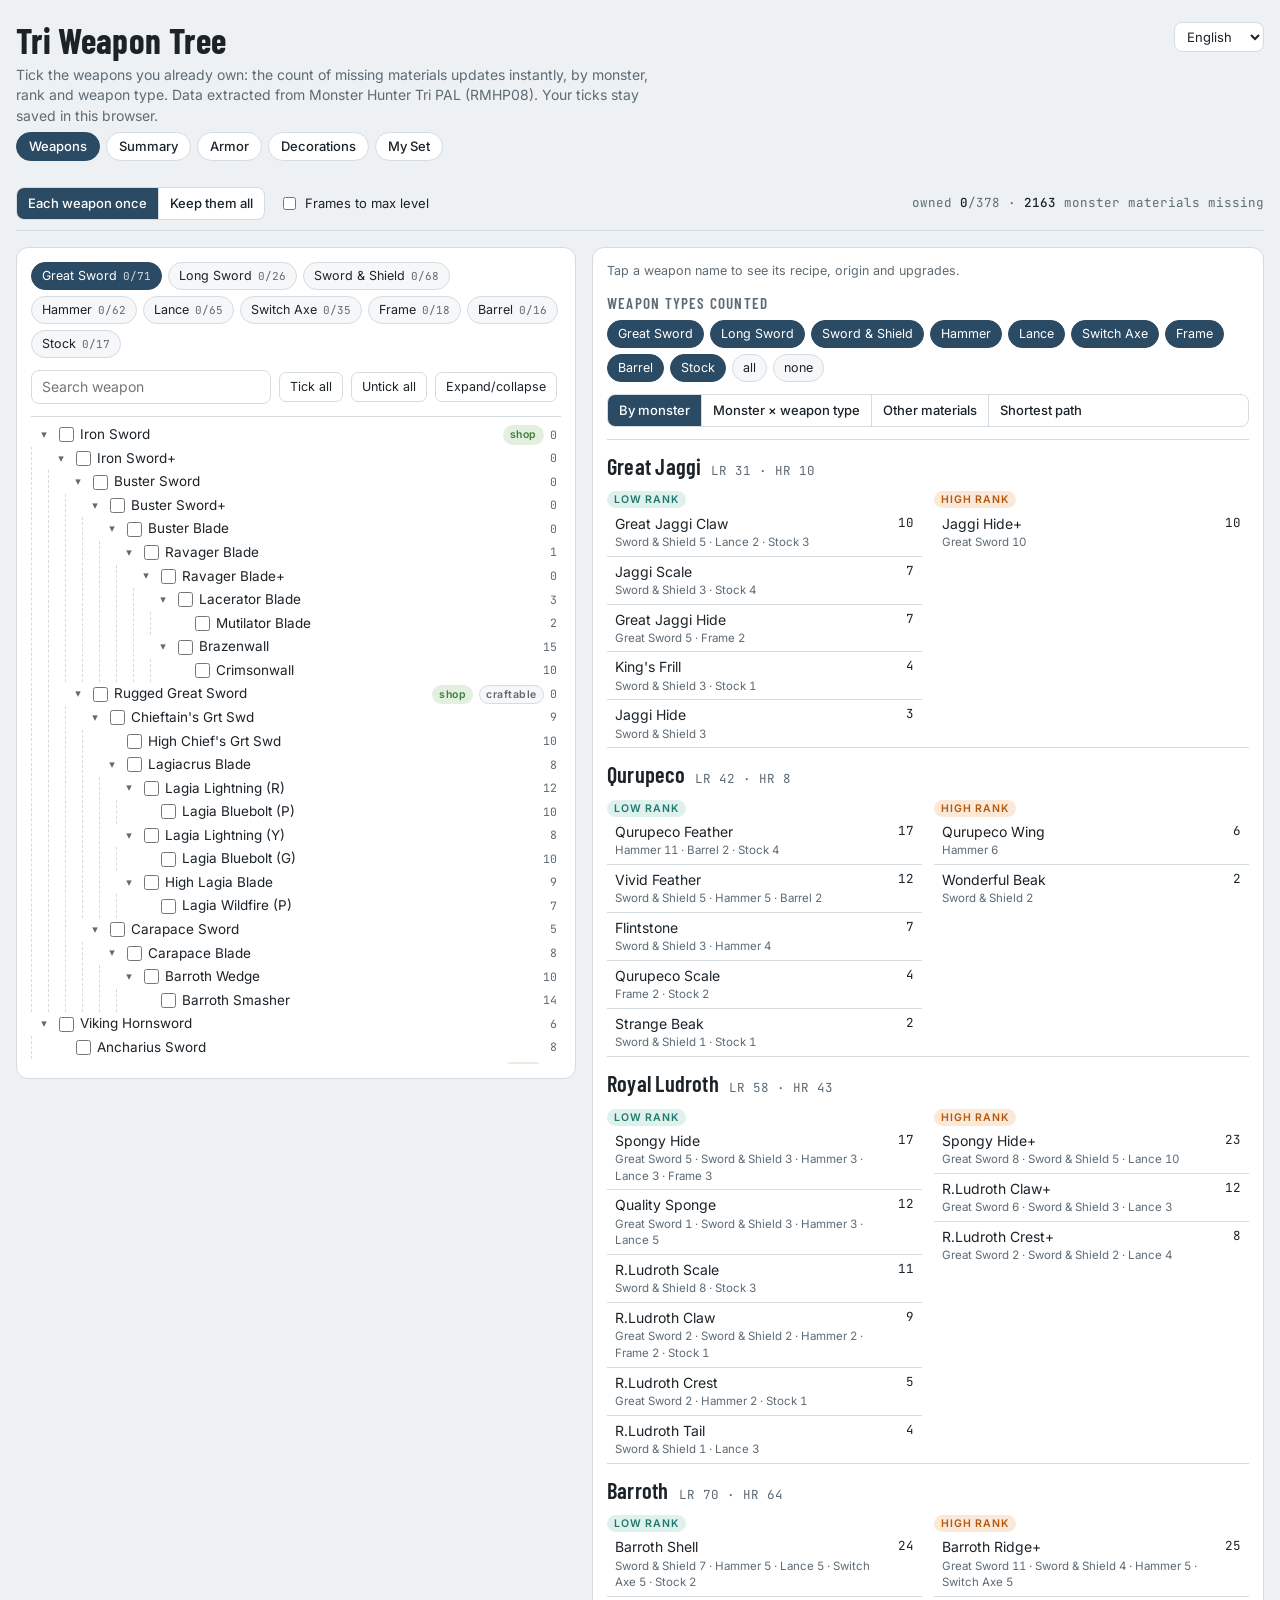
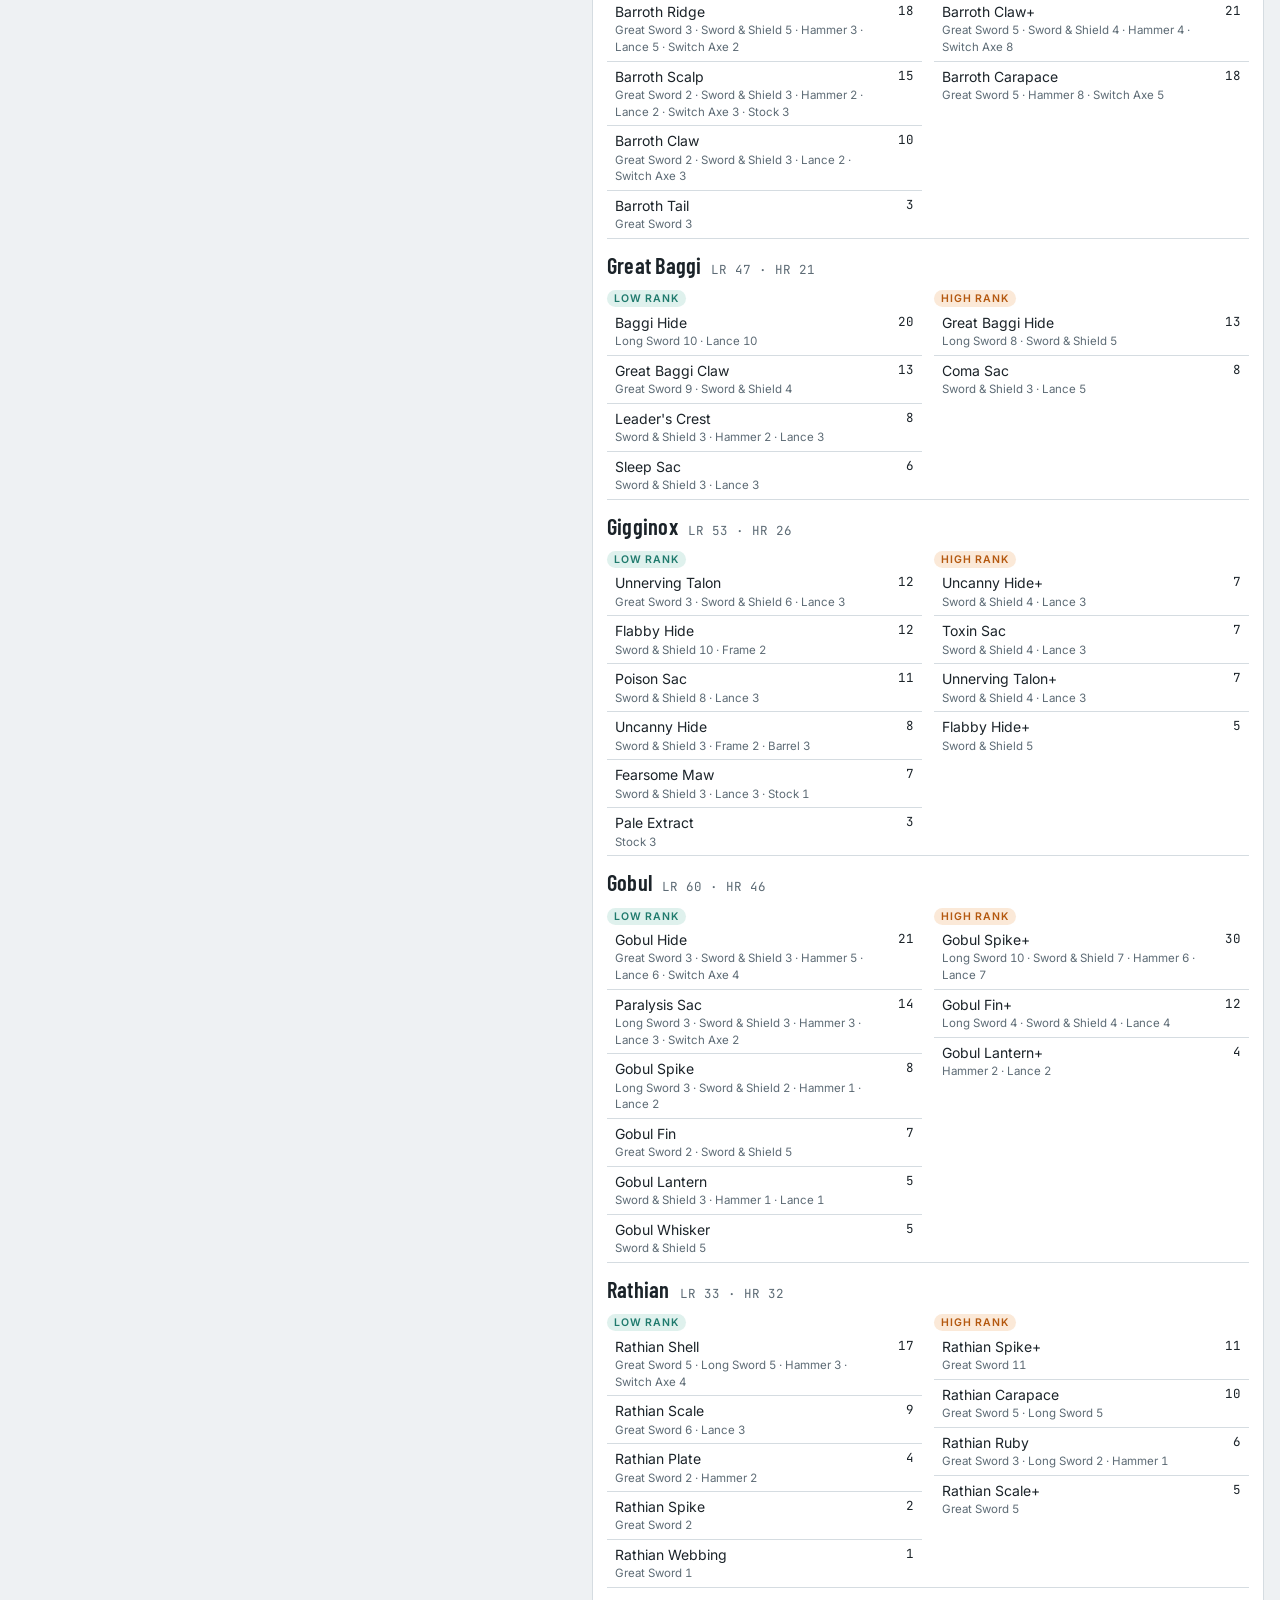
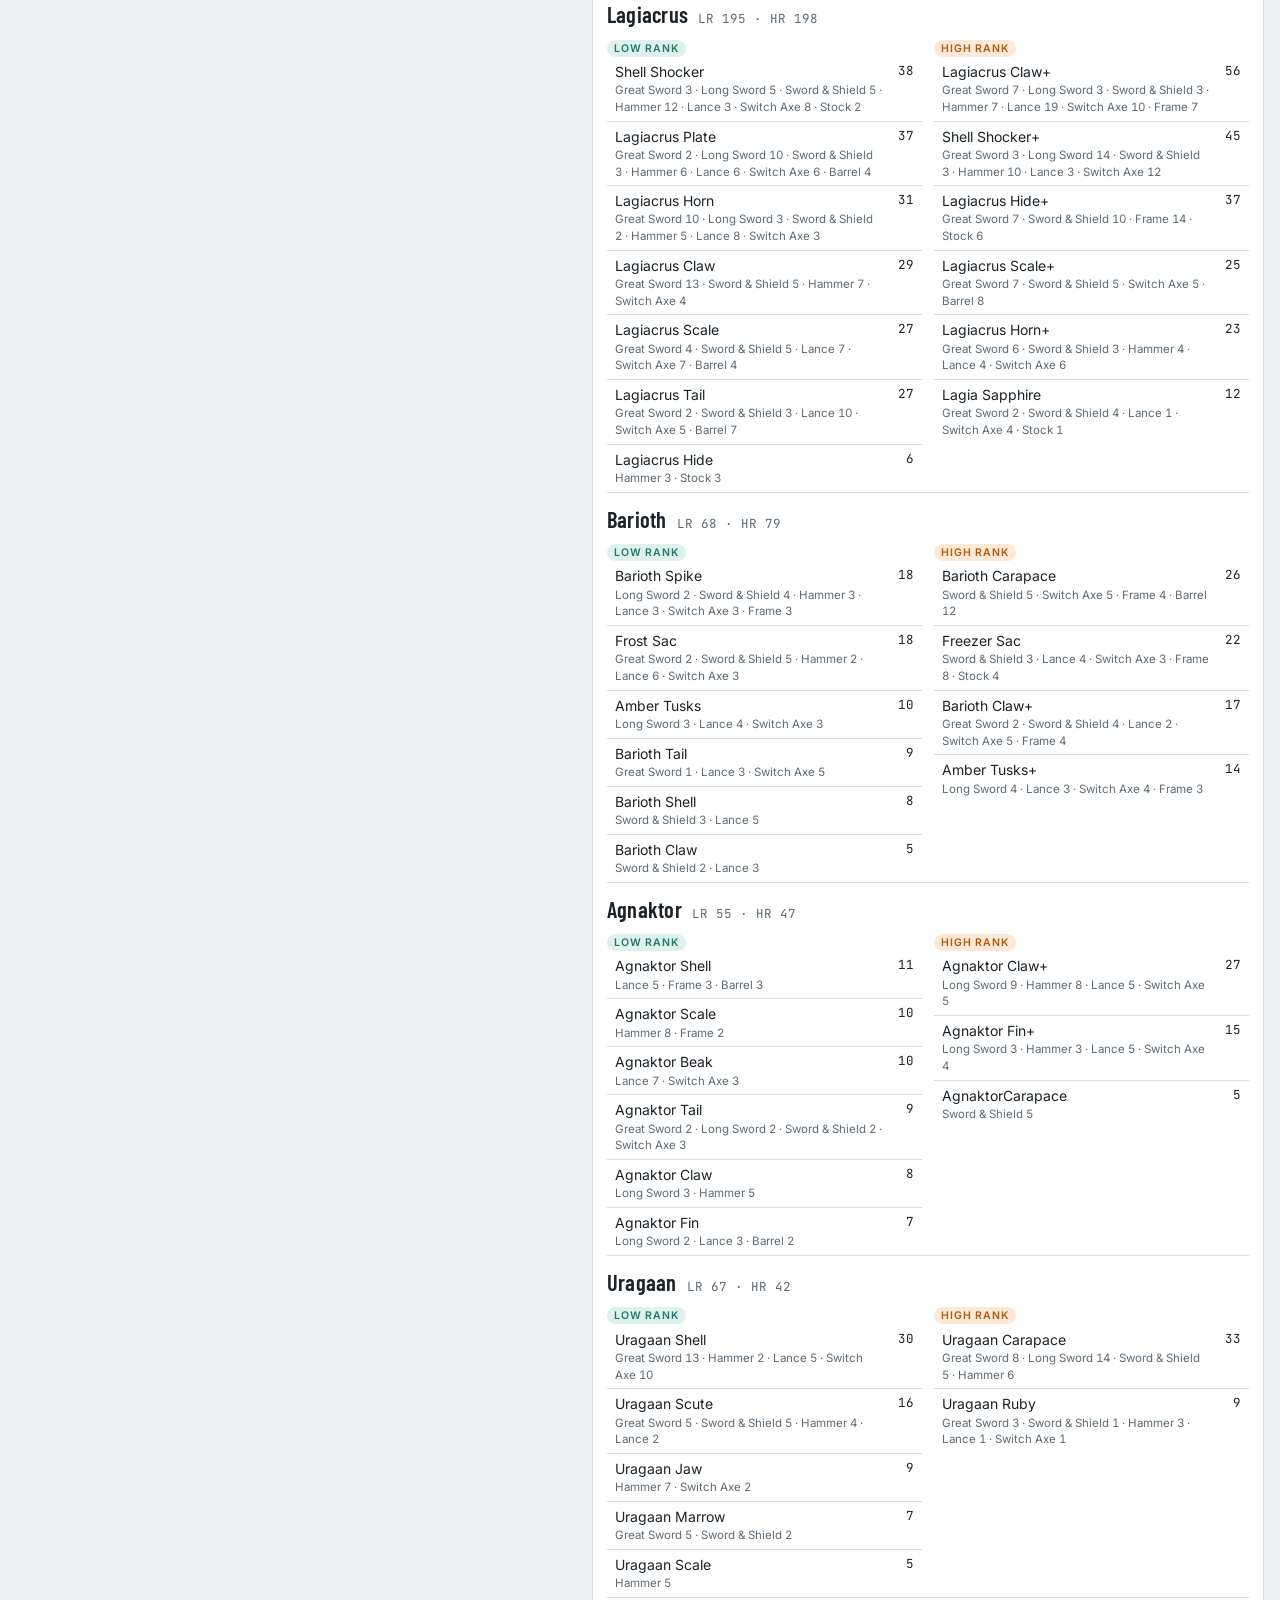
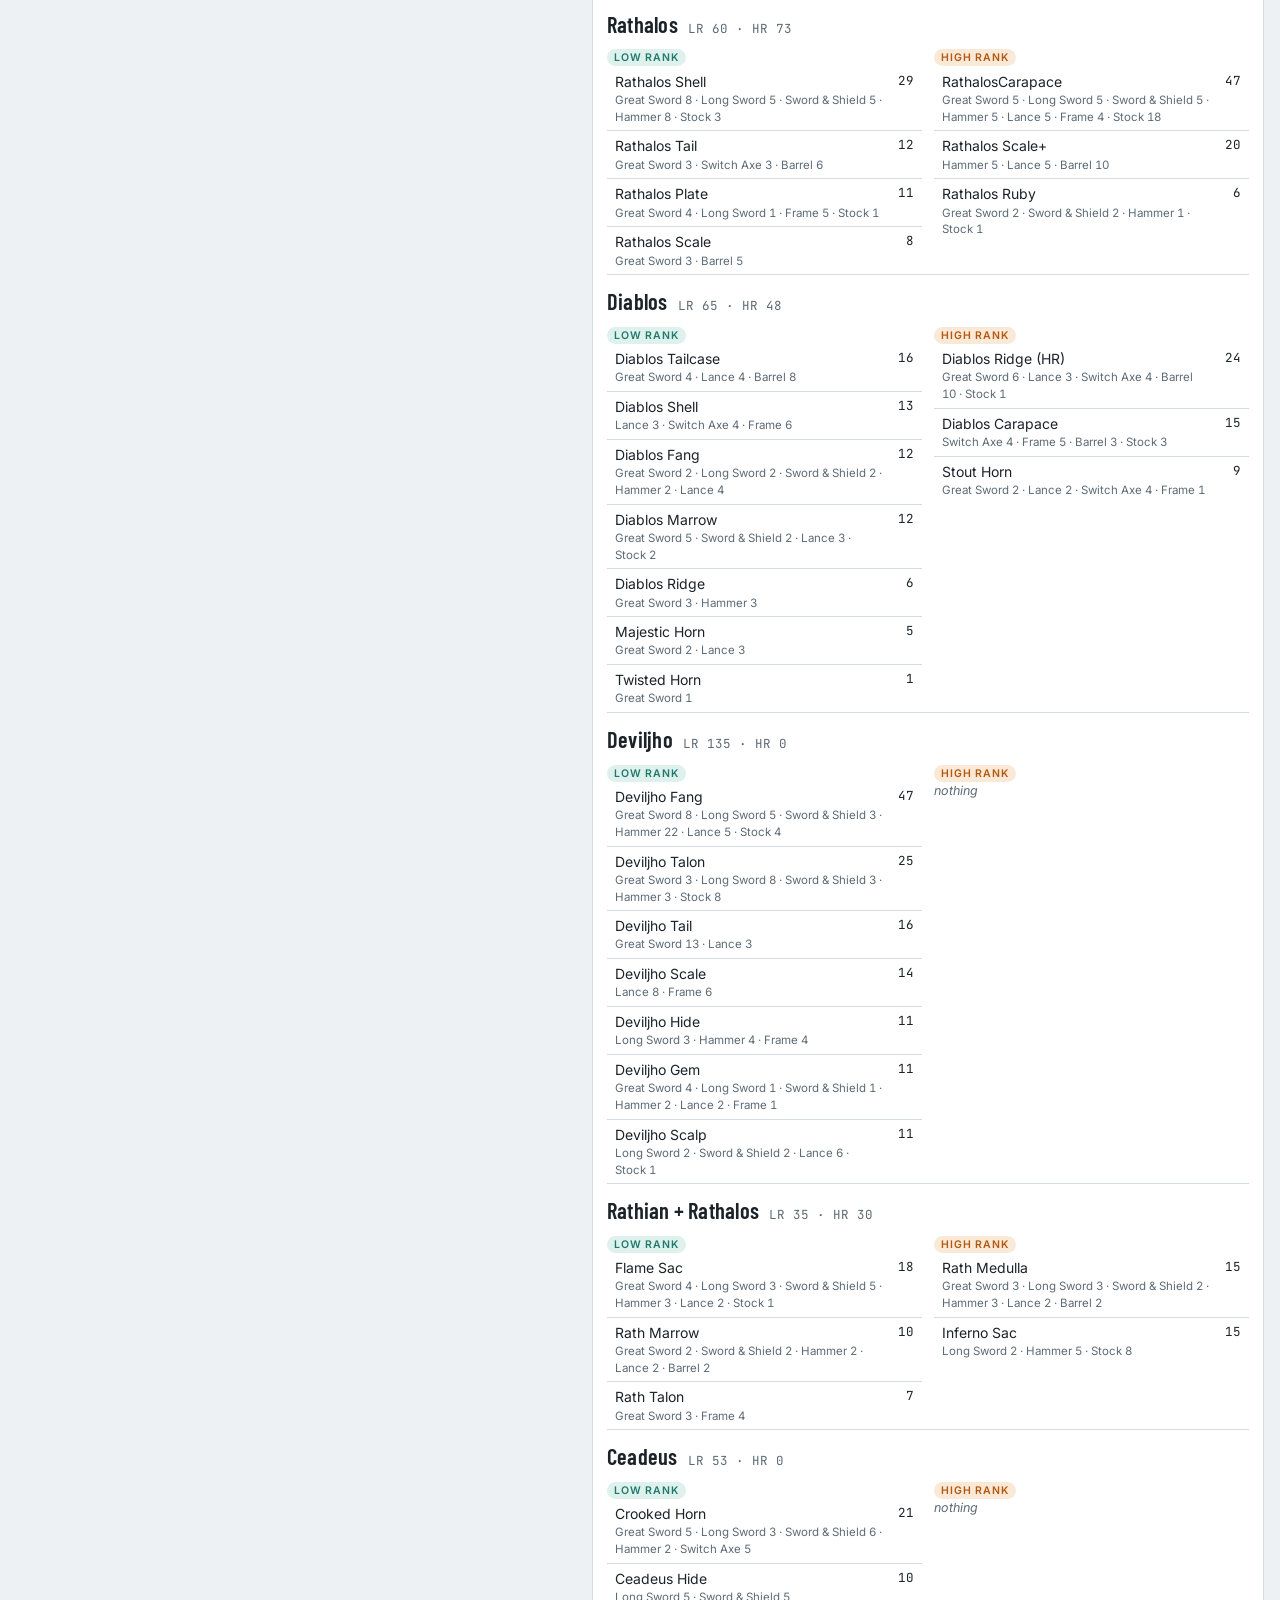
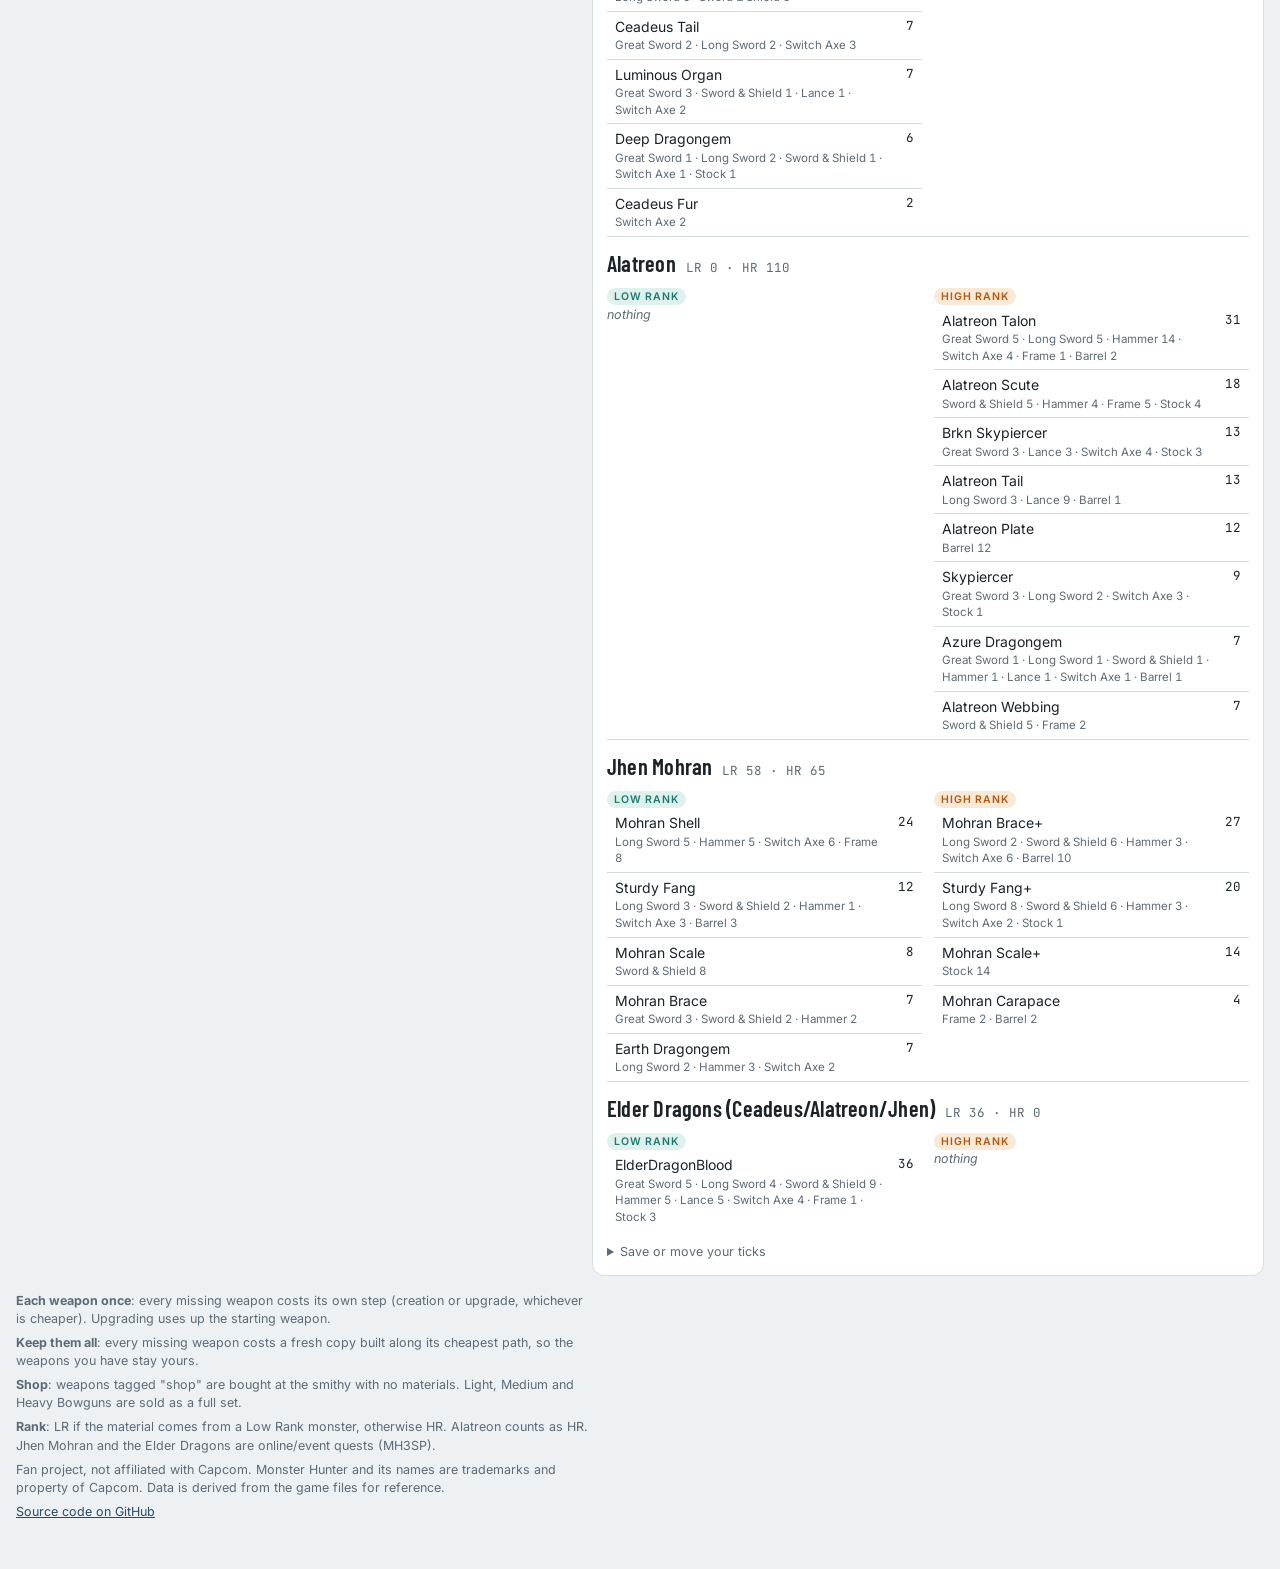
<file: docs/index.html>
<!doctype html>
<html lang="it">
<head>
<meta charset="utf-8">
<meta name="viewport" content="width=device-width, initial-scale=1, viewport-fit=cover">
<title>Albero armi di Tri</title>
<meta name="description" content="Monster Hunter Tri: armi, armature, materiali per mostro e rank, percorso più breve. Nomi ufficiali PAL in 5 lingue.">
<link rel="preconnect" href="https://fonts.googleapis.com">
<link rel="stylesheet" href="https://fonts.googleapis.com/css2?family=Barlow+Condensed:wght@500;600;700&family=Inter:wght@400;500;600&family=JetBrains+Mono:wght@500&display=swap">
<style>
html{color-scheme:light}:root{padding-top:env(safe-area-inset-top,0px);padding-bottom:env(safe-area-inset-bottom,0px)}body{margin:0;font:14px/1.45 system-ui,-apple-system,"Segoe UI",sans-serif}img{max-width:100%}[hidden]{display:none!important}a{color:var(--accent)}
/* Layout: banco del fabbro, albero delle armi a sinistra e conto dei materiali a destra, impilati su telefono */
:root{
  --bg:#eef1f3; --panel:#ffffff; --fg:#1b2329; --muted:#5d6b75; --line:#d5dce1; --sunk:#f5f7f8;
  --lr:#1f7a6d; --lr-soft:#dff1ed; --hr:#b4580f; --hr-soft:#fbe9d8; --accent:#2b4a63; --on-accent:#ffffff; --own:#3f7d3a; --own-soft:#e3f0df;
  --f-head:"Barlow Condensed","Arial Narrow",system-ui,sans-serif;
  --f-body:Inter,system-ui,-apple-system,"Segoe UI",sans-serif;
  --f-num:"JetBrains Mono",ui-monospace,Menlo,Consolas,monospace;
}
@media (prefers-color-scheme: dark){:root:not([data-theme="light"]){
  --bg:#12171b; --panel:#1a2127; --fg:#e4e9ec; --muted:#93a1ab; --line:#2c363e; --sunk:#151b20;
  --lr:#5cc4b3; --lr-soft:#173430; --hr:#f0a35e; --hr-soft:#3a2614; --accent:#8fb3d1; --on-accent:#10161b; --own:#86c47e; --own-soft:#1d3119; color-scheme:dark}}
:root[data-theme="dark"]{
  --bg:#12171b; --panel:#1a2127; --fg:#e4e9ec; --muted:#93a1ab; --line:#2c363e; --sunk:#151b20;
  --lr:#5cc4b3; --lr-soft:#173430; --hr:#f0a35e; --hr-soft:#3a2614; --accent:#8fb3d1; --on-accent:#10161b; --own:#86c47e; --own-soft:#1d3119; color-scheme:dark}
*{box-sizing:border-box}
body{background:var(--bg);color:var(--fg);font-family:var(--f-body);font-size:14px;line-height:1.45}
body::before{content:"";position:fixed;inset:0 0 auto;height:env(safe-area-inset-top,0px);z-index:10;background:var(--bg)}
.wrap{max-width:1320px;margin:0 auto;padding-block:22px 48px;padding-left:max(16px,env(safe-area-inset-left,0px));padding-right:max(16px,env(safe-area-inset-right,0px));display:flex;flex-direction:column;gap:16px}
h1,h2,h3{font-family:var(--f-head);margin:0;text-wrap:balance;letter-spacing:.01em}
h1{font-size:2.2rem;font-weight:700;line-height:1.05}
h2{font-size:1.4rem;font-weight:600}
h3{font-size:.95rem;font-weight:600;text-transform:uppercase;letter-spacing:.08em;color:var(--muted)}
p{margin:0;max-width:72ch}
.lede{color:var(--muted)}
button,select,input,textarea{font:inherit;color:inherit}
button:focus-visible,input:focus-visible,select:focus-visible,textarea:focus-visible,summary:focus-visible{outline:2px solid var(--accent);outline-offset:2px}
.bar{display:flex;flex-wrap:wrap;gap:10px 14px;align-items:center;position:sticky;top:env(safe-area-inset-top,0px);z-index:6;background:var(--bg);padding-block:10px;border-bottom:1px solid var(--line)}
.seg{display:inline-flex;border:1px solid var(--line);border-radius:8px;overflow:hidden;background:var(--panel)}
.seg button{background:none;border:0;padding:6px 11px;cursor:pointer;font-size:13px;font-weight:500}
.seg button+button{border-left:1px solid var(--line)}
.seg button[aria-pressed="true"]{background:var(--accent);color:var(--on-accent)}
.chk{display:inline-flex;gap:6px;align-items:center;font-size:13px;cursor:pointer}
.stat{font-family:var(--f-num);font-size:12.5px;color:var(--muted);margin-left:auto}
.stat b{color:var(--fg);font-weight:500}
.btn{background:var(--panel);border:1px solid var(--line);border-radius:7px;padding:5px 10px;cursor:pointer;font-size:12.5px}
.btn:hover{border-color:var(--accent)}
.main{display:grid;grid-template-columns:minmax(0,5fr) minmax(0,6fr);gap:16px;align-items:start}
@media (max-width:900px){.main{grid-template-columns:1fr}}
.panel{background:var(--panel);border:1px solid var(--line);border-radius:12px;padding:14px;display:flex;flex-direction:column;gap:12px;min-width:0}
.tabs{display:flex;flex-wrap:wrap;gap:6px}
.tab{border:1px solid var(--line);background:var(--sunk);border-radius:99px;padding:4px 10px;cursor:pointer;font-size:12.5px;display:inline-flex;gap:6px;align-items:baseline}
.tab small{font-family:var(--f-num);color:var(--muted);font-size:11px}
.tab[aria-pressed="true"]{background:var(--accent);color:var(--on-accent);border-color:var(--accent)}
.tab[aria-pressed="true"] small{color:inherit;opacity:.8}
.row{display:flex;flex-wrap:wrap;gap:8px;align-items:center}
input[type=search]{flex:1 1 180px;min-width:0;background:var(--panel);border:1px solid var(--line);border-radius:8px;padding:6px 10px}
.tree{max-height:72vh;overflow:auto;border-top:1px solid var(--line);padding-top:6px}
@media (max-width:900px){.tree{max-height:none}}
.tree ul{list-style:none;margin:0;padding:0 0 0 16px;border-left:1px dashed var(--line)}
.tree>ul{padding-left:0;border-left:0}
.tree li{margin:0}
.node{display:flex;align-items:center;gap:6px;padding:2px 4px;border-radius:6px}
.node:hover{background:var(--sunk)}
.node.sel{background:var(--sunk);box-shadow:inset 2px 0 0 var(--accent)}
.node input{margin:0;accent-color:var(--own);width:15px;height:15px;flex:none}
.node .nm{background:none;border:0;padding:0;cursor:pointer;text-align:left;min-width:0;flex:1;display:flex;flex-direction:column}
.node .nm span{font-size:13.5px}
.node .nm small{font-size:11.5px;color:var(--muted)}
.node.own .nm span{color:var(--own)}
.node .cost{font-family:var(--f-num);font-size:11.5px;color:var(--muted);flex:none}
.node.own .cost{visibility:hidden}
.badge{font-size:10.5px;font-weight:600;letter-spacing:.05em;padding:1px 6px;border-radius:99px;background:var(--sunk);color:var(--muted);border:1px solid var(--line);flex:none}
.tog{width:18px;flex:none;background:none;border:0;cursor:pointer;color:var(--muted);padding:0;font-size:11px}
.tog.none{visibility:hidden}
.ref .nm span{font-style:italic;color:var(--muted)}
.hidden-c>ul{display:none}
.detail{background:var(--sunk);border:1px solid var(--line);border-radius:10px;padding:12px;display:flex;flex-direction:column;gap:8px}
.detail .rec{display:grid;grid-template-columns:repeat(auto-fit,minmax(200px,1fr));gap:10px}
.detail ul{margin:0;padding-left:16px}
.pill{display:inline-block;font:600 10.5px var(--f-body);letter-spacing:.08em;padding:2px 7px;border-radius:99px}
.pill.lr{background:var(--lr-soft);color:var(--lr)}.pill.hr{background:var(--hr-soft);color:var(--hr)}
table{border-collapse:collapse;width:100%;font-variant-numeric:tabular-nums}
th,td{padding:5px 8px;text-align:left;border-bottom:1px solid var(--line);vertical-align:top}
th{font:600 11px var(--f-body);text-transform:uppercase;letter-spacing:.06em;color:var(--muted)}
.n{text-align:right;font-family:var(--f-num);font-size:12.5px;white-space:nowrap}
tr:last-child td{border-bottom:0}
.scroll{overflow-x:auto}
.matrix td.z{color:var(--line)}
.matrix tbody tr{cursor:pointer}
.matrix tbody tr:hover td{background:var(--sunk)}
.matrix tfoot td{font-weight:600;border-top:2px solid var(--line)}
.mon{border-top:1px solid var(--line);padding-top:10px;display:flex;flex-direction:column;gap:6px;scroll-margin-top:120px}
.monh{display:flex;gap:10px;align-items:baseline;flex-wrap:wrap}
.monh .n{color:var(--muted)}
.cols{display:grid;grid-template-columns:1fr 1fr;gap:12px}
@media (max-width:560px){.cols{grid-template-columns:1fr}}
.cols>div{min-width:0}
.cols td:first-child small{display:block;color:var(--muted);font-size:11.5px}
.empty{color:var(--muted);font-style:italic;font-size:12.5px}
.done{color:var(--own);font-weight:500}
.note{font-size:12.5px;color:var(--muted)}
textarea{width:100%;min-height:60px;background:var(--panel);border:1px solid var(--line);border-radius:8px;padding:8px;font-family:var(--f-num);font-size:11.5px}
details>summary{cursor:pointer}
.badge.shop{background:var(--own-soft);color:var(--own);border-color:transparent}
.shopnote{font-size:12.5px;color:var(--own)}
ol.path{margin:0;padding-left:22px;display:flex;flex-direction:column;gap:8px}
ol.path>li>span{font-size:13.5px}
ul.pm{margin:2px 0 0;padding-left:16px;font-size:12.5px;color:var(--muted)}
.langsel{background:var(--panel);border:1px solid var(--line);border-radius:8px;padding:5px 8px;font-size:13px;flex:none}
.hbar{display:inline-block;height:6px;border-radius:3px;vertical-align:middle;margin-left:6px}
.hbar.lr{background:var(--lr)}.hbar.hr{background:var(--hr)}
.mat{display:flex;flex-direction:column}
.mat small{display:block}
.panel.mon{border-top:1px solid var(--line)}
#sum tbody tr:hover td{background:var(--sunk)}
.nav{display:flex;flex-wrap:wrap;gap:6px}
.nav a{font-size:13px;font-weight:500;text-decoration:none;color:var(--fg);border:1px solid var(--line);background:var(--panel);border-radius:99px;padding:4px 12px}
.nav a:hover{border-color:var(--accent)}
.nav a[aria-current="page"]{background:var(--accent);color:var(--on-accent);border-color:var(--accent)}
.sumt th,.sumt td{white-space:nowrap}
.sumt tbody tr{cursor:pointer}
.sumt tbody tr:hover td{background:var(--sunk)}
.sumt .g0{border-left:1px solid var(--line)}
.sumt .gh{text-align:center;border-left:1px solid var(--line);color:var(--fg)}
.sumt .sumc{background:var(--sunk);font-weight:600}
.sumt tfoot td{font-weight:600;border-top:2px solid var(--line)}
.z{color:var(--line)}
.mt th{font-size:10.5px}
.mt td.n{width:3.6em}
.sumt tr>:first-child{position:sticky;left:0;background:var(--panel);z-index:1}
.sumt tbody tr:hover>:first-child{background:var(--sunk)}
@media (max-width:600px){.sumt tr>:first-child{max-width:7.5em;white-space:normal}}
#jump{background:var(--panel);border:1px solid var(--line);border-radius:8px;padding:6px 8px;color:var(--fg)}
#sel td small,#out td small{display:block;color:var(--muted);font-size:11.5px}
#sel td{vertical-align:middle}
.btn.sm{padding:2px 9px;font-size:12px;flex:none}
#pick .node>.nm{cursor:pointer}
#pick span.nm{cursor:default}
#q{flex:none}
.nav.sub a{font-size:12px;padding:3px 10px}
.badge.neg{background:var(--hr-soft);color:var(--hr);border-color:transparent}
input.num{width:4.2em;background:var(--panel);border:1px solid var(--line);border-radius:8px;padding:5px 6px;color:var(--fg)}
.xb{background:none;border:0;color:inherit;cursor:pointer;padding:0 0 0 4px;font-size:13px}
.btn.go{background:var(--accent);color:var(--on-accent);border-color:var(--accent);font-weight:600}
.btn:disabled{opacity:.5;cursor:default}
.detail.res{gap:6px}
.detail.res table td{padding:3px 8px}
#res{display:flex;flex-direction:column;gap:10px}
:root{--bad:#b3261e;--bad-soft:#fbe4e2;--good:#2f6f3a;--good-soft:#e1f0e3}
@media (prefers-color-scheme: dark){:root:not([data-theme="light"]){--bad:#ff8a80;--bad-soft:#3d1b19;--good:#8fd19a;--good-soft:#1b3320}}
:root[data-theme="dark"]{--bad:#ff8a80;--bad-soft:#3d1b19;--good:#8fd19a;--good-soft:#1b3320}
.badge.bad{background:var(--bad-soft);color:var(--bad);border-color:transparent}
.badge.want{background:var(--good-soft);color:var(--good);border-color:transparent}
.badtxt{color:var(--bad)}
.pts{margin:4px 0 0;font-size:12.5px;line-height:1.7}

</style>
</head>
<body>
<div class="wrap">
  <header style="display:flex;flex-direction:column;gap:6px">
    <div class="row" style="justify-content:space-between;align-items:flex-start">
      <h1 id="h1" data-t="title_albero">Albero armi di Tri</h1>
      <select id="lang" class="langsel"></select>
    </div>
    <p class="lede" data-t="lede_albero"></p>
    <p class="note" id="fallback" hidden></p>
    <nav class="nav"><a href="index.html" data-t="nav_w" aria-current="page"></a><a href="fucina.html" data-t="nav_f"></a><a href="armature.html" data-t="nav_a"></a><a href="gioielli.html" data-t="nav_j"></a><a href="mio-set.html" data-t="nav_s"></a></nav>
  </header>

  <div class="bar">
    <div class="seg" role="group" data-ta="mode">
      <button data-mode="once" data-t="mode_once"></button>
      <button data-mode="coll" data-t="mode_coll"></button>
    </div>
    <label class="chk"><input type="checkbox" id="lvon"> <span data-t="lv_toggle"></span></label>
    <span class="stat" id="stat"></span>
  </div>

  <div class="main">
    <section class="panel">
      <div class="tabs" id="ktabs" role="group"></div>
      <div class="row">
        <input type="search" id="q" data-tp="search_w">
        <button class="btn" id="allk" data-t="all_k"></button>
        <button class="btn" id="nonek" data-t="none_k"></button>
        <button class="btn" id="expk" data-t="exp_k"></button>
      </div>
      <div class="tree" id="tree"></div>
    </section>

    <section class="panel">
      <div id="detail"></div>
      <div style="display:flex;flex-direction:column;gap:6px">
        <h3 data-t="filter"></h3>
        <div class="tabs" id="kfilter" role="group"></div>
      </div>
      <div class="seg" role="group">
        <button data-view="mon" data-t="view_mon"></button>
        <button data-view="mat" data-t="view_mat"></button>
        <button data-view="oth" data-t="view_oth"></button>
        <button data-view="path" data-t="view_path"></button>
      </div>
      <div id="out"></div>
      <details>
        <summary class="note" data-t="save_sum"></summary>
        <div style="display:flex;flex-direction:column;gap:8px;margin-top:8px">
          <p class="note" data-t="save_help"></p>
          <textarea id="code" data-ta="save_sum"></textarea>
          <div class="row"><button class="btn" id="copy" data-t="copy"></button><button class="btn" id="load" data-t="load"></button><button class="btn" id="reset" data-t="reset"></button><span class="note" id="codemsg"></span></div>
        </div>
      </details>
    </section>
  </div>

  <footer class="note" style="display:flex;flex-direction:column;gap:6px">
    <p data-t="foot_once"></p><p data-t="foot_coll"></p><p data-t="foot_shop"></p><p data-t="foot_rank"></p>
    <p data-t="disclaimer"></p>
    <p><a href="https://github.com/SShikari-hue/MHTri-matscalculator" data-t="source"></a></p>
  </footer>
</div>

<script id="data" type="application/json">{"w":[{"id":"GS:1","k":"GS","n":{"en":"Iron Sword","it":"Spada di ferro","fr":"Épée de fer","es":"Espada de hierro","de":"Eisenschwert"},"cr":{"99":3},"up":null,"p":[],"c":["GS:2"],"buy":{"off":0,"on":28}},{"id":"GS:2","k":"GS","n":{"en":"Iron Sword+","it":"Spada di ferro+","fr":"Épée de fer +","es":"Espada de hierro+","de":"Eisenschwert+"},"cr":null,"up":{"99":5},"p":["GS:1"],"c":["GS:3","GS:12"]},{"id":"GS:3","k":"GS","n":{"en":"Buster Sword","it":"Spada distruttrice","fr":"Épée découpeuse","es":"Espada vengadora","de":"Schmetterschwert"},"cr":null,"up":{"101":2,"100":3,"99":8},"p":["GS:2"],"c":["GS:4"]},{"id":"GS:4","k":"GS","n":{"en":"Buster Sword+","it":"Spada distruttrice+","fr":"Épée découpeuse +","es":"Espada vengadora+","de":"Schmetterschwert+"},"cr":null,"up":{"104":3,"101":5,"99":15},"p":["GS:3"],"c":["GS:5"]},{"id":"GS:5","k":"GS","n":{"en":"Buster Blade","it":"Lama distruttrice","fr":"Lame découpeuse","es":"Hoja vengadora","de":"Schmetterklinge"},"cr":null,"up":{"112":6,"104":5,"100":15},"p":["GS:4"],"c":["GS:6"]},{"id":"GS:6","k":"GS","n":{"en":"Ravager Blade","it":"Lama devastante","fr":"Lame ravageuse","es":"Hoja devastadora","de":"Verwüsterklinge"},"cr":null,"up":{"102":10,"101":20,"426":1},"p":["GS:5"],"c":["GS:7"]},{"id":"GS:7","k":"GS","n":{"en":"Ravager Blade+","it":"Lama devastante+","fr":"Lame ravageuse +","es":"Hoja devastadora+","de":"Verwüsterklinge+"},"cr":null,"up":{"103":10,"102":15,"104":10},"p":["GS:6"],"c":["GS:8","GS:10"]},{"id":"GS:8","k":"GS","n":{"en":"Lacerator Blade","it":"Lama laceratrice","fr":"Lame Lacerator","es":"Hoja laceradora","de":"Aufschlitzklinge"},"cr":null,"up":{"105":10,"103":15,"477":3},"p":["GS:7"],"c":["GS:9"]},{"id":"GS:9","k":"GS","n":{"en":"Mutilator Blade","it":"Lama mutilatrice","fr":"Lame Mutilator","es":"Hoja mutiladora","de":"Verstümmelungsklinge"},"cr":null,"up":{"113":5,"103":20,"454":2},"p":["GS:8"],"c":[]},{"id":"GS:10","k":"GS","n":{"en":"Brazenwall","it":"Vallo d'ottone","fr":"Lame d'airain","es":"Muro de latón","de":"Messingwall"},"cr":null,"up":{"103":10,"411":5,"410":10},"p":["GS:7"],"c":["GS:11"]},{"id":"GS:11","k":"GS","n":{"en":"Crimsonwall","it":"Vallo cremisi","fr":"Mur pourpre","es":"Muro escarlata","de":"Purpurwall"},"cr":null,"up":{"482":8,"481":2,"509":5},"p":["GS:10"],"c":[]},{"id":"GS:12","k":"GS","n":{"en":"Rugged Great Sword","it":"Spadone gagliardo","fr":"Grande épée sauvage","es":"Gran Espada dura","de":"Robustes Großschwert"},"cr":{"307":6,"308":3,"101":6},"up":{"307":4,"305":8,"101":3},"p":["GS:2"],"c":["GS:13","GS:15"],"buy":{"off":16,"on":31}},{"id":"GS:13","k":"GS","n":{"en":"Chieftain's Grt Swd","it":"Spadone del capo","fr":"Grande épée de chef","es":"Gran Espada de jefe","de":"Stammesf.-Großschw."},"cr":null,"up":{"541":4,"308":5,"112":2},"p":["GS:12"],"c":["GS:14","GS:19"]},{"id":"GS:14","k":"GS","n":{"en":"High Chief's Grt Swd","it":"Spadone gran capo","fr":"Grande épée grd chef","es":"Gran Esp. gran jefe","de":"Oberen-Großschwert"},"cr":null,"up":{"566":10,"539":10,"556":5},"p":["GS:13"],"c":[]},{"id":"GS:15","k":"GS","n":{"en":"Carapace Sword","it":"Spada di carapace","fr":"Épée carapace","es":"Espada de caparazón","de":"Rückenpanzerschwert"},"cr":null,"up":{"301":2,"300":3,"120":5},"p":["GS:12"],"c":["GS:16"]},{"id":"GS:16","k":"GS","n":{"en":"Carapace Blade","it":"Lama di carapace","fr":"Lame carapace","es":"Hoja de caparazón","de":"Rückenpanzerklinge"},"cr":null,"up":{"303":2,"302":3,"410":3},"p":["GS:15"],"c":["GS:17"]},{"id":"GS:17","k":"GS","n":{"en":"Barroth Wedge","it":"Cuneo Barroth","fr":"Éclat Barroth","es":"Cuña de Barroth","de":"Barroth-Keil"},"cr":null,"up":{"476":5,"478":5,"183":2},"p":["GS:16"],"c":["GS:18"]},{"id":"GS:18","k":"GS","n":{"en":"Barroth Smasher","it":"Schianto Barroth","fr":"Écraseur Barroth","es":"Maza de Barroth","de":"Barroth-Zerstörer"},"cr":null,"up":{"477":8,"412":5,"481":1},"p":["GS:17"],"c":[]},{"id":"GS:19","k":"GS","n":{"en":"Lagiacrus Blade","it":"Lama Lagiacrus","fr":"Lame Lagiacrus","es":"Hoja de Lagiacrus","de":"Lagiacrus-Klinge"},"cr":null,"up":{"314":2,"312":2,"311":4},"p":["GS:13"],"c":["GS:21","GS:23","GS:26"]},{"id":"GS:21","k":"GS","n":{"en":"Lagia Lightning (R)","it":"Fulmine Lagia (R)","fr":"Éclair Lagia (R)","es":"Rayo de Lagia(R)","de":"Lagia-Blitz (R)"},"cr":null,"up":{"423":3,"312":8,"463":1},"p":["GS:19"],"c":["GS:24"]},{"id":"GS:23","k":"GS","n":{"en":"Lagia Lightning (Y)","it":"Fulmine Lagia (G)","fr":"Éclair Lagia (J)","es":"Rayo de Lagia(A)","de":"Lagia-Blitz (GE)"},"cr":null,"up":{"315":1,"424":5,"504":2},"p":["GS:19"],"c":["GS:25"]},{"id":"GS:24","k":"GS","n":{"en":"Lagia Bluebolt (P)","it":"Saetta blu Lagia (M)","fr":"Tonnerre Lagia (P)","es":"Rayo azul Lagia (M)","de":"Lagia-Blaublitz (L)"},"cr":null,"up":{"502":3,"595":10,"500":7},"p":["GS:21"],"c":[]},{"id":"GS:25","k":"GS","n":{"en":"Lagia Bluebolt (G)","it":"Saetta blu Lagia (V)","fr":"Tonnerre Lagia (V)","es":"Rayo azul Lagia (V)","de":"Lagia-Blaublitz (GR)"},"cr":null,"up":{"502":3,"595":10,"499":7},"p":["GS:23"],"c":[]},{"id":"GS:26","k":"GS","n":{"en":"High Lagia Blade","it":"Lama Lagia alta","fr":"Grande lame Lagia","es":"Gran hoja de Lagia","de":"Hohe Lagia-Klinge"},"cr":null,"up":{"315":1,"424":5,"493":3},"p":["GS:19"],"c":["GS:31"]},{"id":"GS:31","k":"GS","n":{"en":"Lagia Wildfire (P)","it":"Incendio Lagia (M)","fr":"Feu Lagia (P)","es":"Llama de Lagia (M)","de":"Lagia-Feuer (L)"},"cr":null,"up":{"313":3,"501":3,"503":1},"p":["GS:26"],"c":[]},{"id":"GS:33","k":"GS","n":{"en":"Ludroth Bone Sword","it":"Spada d'osso Ludroth","fr":"Épée en os Ludroth","es":"Espada hueso Ludroth","de":"Ludroth-Knochenschw."},"cr":null,"up":{"322":4,"321":5,"119":2},"p":["GS:43"],"c":["GS:34"]},{"id":"GS:34","k":"GS","n":{"en":"Ludroth Bone Sword+","it":"Sp. d'osso Ludroth+","fr":"Épée en os Ludroth +","es":"Esp. hueso Ludroth+","de":"Ludroth-Knochenschw+"},"cr":null,"up":{"316":5,"318":2,"403":2},"p":["GS:33"],"c":["GS:35"]},{"id":"GS:35","k":"GS","n":{"en":"Cataclysm Sword","it":"Spada catastrofica","fr":"Épée cataclysme","es":"Espada cataclismo","de":"Verheerungsschwert"},"cr":null,"up":{"490":1,"326":2,"155":5},"p":["GS:34"],"c":["GS:36"]},{"id":"GS:36","k":"GS","n":{"en":"Cataclysm Blade","it":"Lama catastrofica","fr":"Lame cataclysme","es":"Hoja de cataclismo","de":"Verheerungsklinge"},"cr":null,"up":{"493":3,"491":8,"494":2},"p":["GS:35"],"c":[]},{"id":"GS:37","k":"GS","n":{"en":"Viking Hornsword","it":"Spada corno vichinga","fr":"Épée en corne Viking","es":"Esp. cuerno vikinga","de":"Wikinger-Hornschwert"},"cr":{"465":2,"462":2,"463":2},"up":null,"p":[],"c":["GS:38"]},{"id":"GS:38","k":"GS","n":{"en":"Ancharius Sword","it":"Spada Ancharius","fr":"Épée Ancharius","es":"Espada Ancharius","de":"Ancharius-Schwert"},"cr":null,"up":{"465":3,"464":1,"501":4},"p":["GS:37"],"c":[]},{"id":"GS:39","k":"GS","n":{"en":"Red Wing","it":"Ala rossa","fr":"Aile rouge","es":"Ala roja","de":"Roter Flügel"},"cr":null,"up":{"281":3,"385":3,"279":2},"p":["GS:45"],"c":["GS:40"]},{"id":"GS:40","k":"GS","n":{"en":"Rathalos Firesword","it":"Spada Fuoco Rathalos","fr":"Épée de feu Rathalos","es":"Esp. fuego Rathalos","de":"Rathalos-Feuerschw."},"cr":null,"up":{"282":8,"284":2,"286":3},"p":["GS:39"],"c":["GS:41"]},{"id":"GS:41","k":"GS","n":{"en":"Rathalos Flamesword","it":"Spada Fuoco Rath.+","fr":"Épée flamme Rathalos","es":"Esp. llama Rathalos","de":"Rathalos-Flammens+"},"cr":null,"up":{"285":3,"171":3,"509":5},"p":["GS:40"],"c":[]},{"id":"GS:42","k":"GS","n":{"en":"Bone Blade","it":"Lama d'osso","fr":"Lame en os","es":"Hoja de hueso","de":"Knochenklinge"},"cr":{"153":2},"up":null,"p":[],"c":["GS:43"],"buy":{"off":0,"on":28}},{"id":"GS:43","k":"GS","n":{"en":"Bone Blade+","it":"Lama d'osso+","fr":"Lame en os +","es":"Hoja de hueso+","de":"Knochenklinge+"},"cr":null,"up":{"153":2,"304":3},"p":["GS:42"],"c":["GS:44","GS:33"]},{"id":"GS:44","k":"GS","n":{"en":"Jawblade","it":"Mascellama","fr":"Lame mâchoire","es":"Hoja de mandíbula","de":"Kieferklinge"},"cr":null,"up":{"153":5,"560":3,"338":3},"p":["GS:43"],"c":["GS:45"]},{"id":"GS:45","k":"GS","n":{"en":"Giant Jawblade","it":"Mascellama gigante","fr":"Lame mâchoire géante","es":"Hoja mandíb. gigante","de":"Riesenkieferklinge"},"cr":{"155":2,"299":3,"544":8},"up":{"154":3,"290":2,"544":5},"p":["GS:44"],"c":["GS:47","GS:39","GS:46"],"buy":{"off":20,"on":33}},{"id":"GS:46","k":"GS","n":{"en":"Wyvern Jawblade","it":"Mascellama wyvern","fr":"Lame mâchoire Wyvern","es":"Hoja mandíb. Wyvern","de":"Wyvern-Kieferklinge"},"cr":null,"up":{"357":50,"359":50,"278":1},"p":["GS:45"],"c":["GS:60"]},{"id":"GS:47","k":"GS","n":{"en":"Golem Blade","it":"Lama Golem","fr":"Lame Golem","es":"Hoja golem","de":"Golem-Klinge"},"cr":null,"up":{"155":1,"545":3,"324":3},"p":["GS:45"],"c":["GS:48","GS:50"]},{"id":"GS:48","k":"GS","n":{"en":"Golem Blade+","it":"Lama Golem+","fr":"Lame Golem +","es":"Hoja golem+","de":"Golem-Klinge+"},"cr":null,"up":{"295":2,"386":1,"341":5},"p":["GS:47"],"c":["GS:49"]},{"id":"GS:49","k":"GS","n":{"en":"Blade of Talos","it":"Lama di Talos","fr":"Lame de Talos","es":"Hoja de Talos","de":"Klinge von Talos"},"cr":null,"up":{"468":3,"183":5,"595":5},"p":["GS:48"],"c":[]},{"id":"GS:50","k":"GS","n":{"en":"Valkyrie Blade","it":"Lama Valchiria","fr":"Lame Valkyrie","es":"Hoja de valkiria","de":"Walkürenklinge"},"cr":null,"up":{"274":6,"275":5,"276":1},"p":["GS:47"],"c":["GS:51","GS:58"]},{"id":"GS:51","k":"GS","n":{"en":"Sieglinde","it":"Sieglinde","fr":"Sieglinde","es":"Sieglinde","de":"Sieglinde"},"cr":null,"up":{"278":1,"277":2,"121":5},"p":["GS:50"],"c":["GS:56","GS:57"]},{"id":"GS:56","k":"GS","n":{"en":"High Sieglinde (P)","it":"Sieglinde alta (M)","fr":"Grand Sieglinde (P)","es":"Gran Sieglinde (M)","de":"Hohe Sieglinde (L)"},"cr":null,"up":{"172":4,"173":1,"169":5},"p":["GS:51"],"c":[]},{"id":"GS:57","k":"GS","n":{"en":"High Sieglinde (G)","it":"Sieglinde alta (V)","fr":"Grand Sieglinde (V)","es":"Gran Sieglinde (V)","de":"Hohe Sieglinde (GR)"},"cr":null,"up":{"172":4,"173":1,"170":5},"p":["GS:51"],"c":[]},{"id":"GS:58","k":"GS","n":{"en":"Siegmund","it":"Siegmund","fr":"Siegmund","es":"Siegmund","de":"Siegmund"},"cr":null,"up":{"285":1,"297":3,"19":3},"p":["GS:50"],"c":["GS:59"]},{"id":"GS:59","k":"GS","n":{"en":"High Siegmund","it":"Siegmund alta","fr":"Grand Siegmund","es":"Gran Siegmund","de":"Hoher Siegmund"},"cr":null,"up":{"177":5,"174":2,"457":3},"p":["GS:58"],"c":[]},{"id":"GS:60","k":"GS","n":{"en":"Quarrel Hornsword","it":"Spada corno alterco","fr":"Épée en corne colère","es":"Esp. cuerno de riña","de":"Streit-Hornschwert"},"cr":null,"up":{"387":2,"298":4,"164":5},"p":["GS:46"],"c":["GS:61"]},{"id":"GS:61","k":"GS","n":{"en":"Diablos Hornsword","it":"Spada corno Diablos","fr":"Épée corne Diablos","es":"Esp. cuerno Diablos","de":"Diablos-Hornschwert"},"cr":null,"up":{"458":2,"457":3,"455":5},"p":["GS:60"],"c":[]},{"id":"GS:62","k":"GS","n":{"en":"Rusted Great Sword","it":"Spadone arrugginito","fr":"Grande épée rouillée","es":"Gran Espada oxidada","de":"Rostiges Großschwert"},"cr":{},"up":null,"p":[],"c":["GS:63"]},{"id":"GS:63","k":"GS","n":{"en":"Tarnished Great Swd","it":"Spadone ossidato","fr":"Grande épée ternie","es":"Gr. Esp. deslustrada","de":"Mattes Großschwert"},"cr":null,"up":{"100":22,"341":5,"565":2},"p":["GS:62"],"c":["GS:64"]},{"id":"GS:64","k":"GS","n":{"en":"Ancient Blade","it":"Antica lama","fr":"Lame antique","es":"Hoja antigua","de":"Uralte Klinge"},"cr":null,"up":{"100":44,"409":2,"279":2},"p":["GS:63"],"c":["GS:65"]},{"id":"GS:65","k":"GS","n":{"en":"Elder Monument","it":"Monumento anziano","fr":"Monument antique","es":"Monumento antiguo","de":"Ältesten-Monument"},"cr":null,"up":{"100":66,"466":2,"173":1},"p":["GS:64"],"c":[]},{"id":"GS:66","k":"GS","n":{"en":"Worn Great Sword","it":"Spadone consunto","fr":"Grande épée usée","es":"Gran Esp. desgastada","de":"BenutztesGroßschwert"},"cr":{},"up":null,"p":[],"c":["GS:67"]},{"id":"GS:67","k":"GS","n":{"en":"Weathered Grt Sword","it":"Spadone eroso","fr":"Grande épée effritée","es":"Gran Esp. estropeada","de":"VerwittertesGroßschw"},"cr":null,"up":{"100":33,"548":5,"565":2},"p":["GS:66"],"c":["GS:68"]},{"id":"GS:68","k":"GS","n":{"en":"Epitaph Blade","it":"Lama Epitaffio","fr":"Lame épitaphe","es":"Hoja epitafio","de":"Epitaph-Klinge"},"cr":null,"up":{"100":77,"152":5,"503":1},"p":["GS:67"],"c":[]},{"id":"GS:69","k":"GS","n":{"en":"Vulcanis","it":"Vulcanis","fr":"Vulcanis","es":"Vulcanis","de":"Vulkanis"},"cr":{"108":2,"104":10,"150":1},"up":null,"p":[],"c":["GS:71","GS:72","GS:73"]},{"id":"GS:71","k":"GS","n":{"en":"Vulcanvil (R)","it":"Vulcanvil (R)","fr":"Vulcavil (R)","es":"Chorro volcánico (R)","de":"Vulkanvil (R)"},"cr":null,"up":{"106":4,"102":8,"312":3},"p":["GS:69"],"c":["GS:80"]},{"id":"GS:72","k":"GS","n":{"en":"Vulcanvil (B)","it":"Vulcanvil (B)","fr":"Vulcavil (B)","es":"Chorro volcánico (Z)","de":"Vulkanvil (B)"},"cr":null,"up":{"106":4,"102":8,"541":5},"p":["GS:69"],"c":["GS:80","GS:81"]},{"id":"GS:73","k":"GS","n":{"en":"Vulcanvil (Y)","it":"Vulcanvil (G)","fr":"Vulcavil (J)","es":"Chorro volcánico (A)","de":"Vulkanvil (GE)"},"cr":null,"up":{"106":4,"102":8,"181":3},"p":["GS:69"],"c":["GS:81"]},{"id":"GS:80","k":"GS","n":{"en":"Vulcamagnon (P)","it":"Vulcamagnon (M)","fr":"Vulcamagnon (P)","es":"Vulcamagnon (M)","de":"Vulkamagnon (L)"},"cr":null,"up":{"105":10,"103":10,"183":3},"p":["GS:71","GS:72"],"c":[]},{"id":"GS:81","k":"GS","n":{"en":"Vulcamagnon (G)","it":"Vulcamagnon (V)","fr":"Vulcamagnon (V)","es":"Vulcamagnon (V)","de":"Vulkamagnon (GR)"},"cr":null,"up":{"105":10,"152":7,"183":2},"p":["GS:72","GS:73"],"c":[]},{"id":"GS:82","k":"GS","n":{"en":"Berserker Sword","it":"Spada Berserker","fr":"Lame déchaînée","es":"Espada furiosa","de":"Berserker-Schwert"},"cr":{"486":5,"485":3,"489":3},"up":null,"p":[],"c":["GS:87","GS:88"]},{"id":"GS:87","k":"GS","n":{"en":"Anguish (P)","it":"Angoscia (M)","fr":"Supplice (P)","es":"Angustia (M)","de":"Qual (L)"},"cr":null,"up":{"603":3,"489":5,"487":2},"p":["GS:82"],"c":[]},{"id":"GS:88","k":"GS","n":{"en":"Anguish (G)","it":"Angoscia (V)","fr":"Supplice (V)","es":"Angustia (V)","de":"Qual (GR)"},"cr":null,"up":{"603":3,"489":5,"487":2},"p":["GS:82"],"c":[]},{"id":"GS:89","k":"GS","n":{"en":"Alatreon Great Sword","it":"Spadone d'Alatreon","fr":"Grande épée Alatreon","es":"Gran Espada Alatreon","de":"Alatreon-Großschwert"},"cr":{"510":3,"435":5,"466":3},"up":null,"p":[],"c":["GS:90"]},{"id":"GS:90","k":"GS","n":{"en":"Alatreon Revolution","it":"Rivolta d'Alatreon","fr":"Révolution Alatreon","es":"Revolución Alatreon","de":"Alatreon-Umbruch"},"cr":null,"up":{"603":3,"437":3,"436":1},"p":["GS:89"],"c":[]},{"id":"GS:91","k":"GS","n":{"en":"Proto Razor","it":"Protorasoio","fr":"Proto rasoir","es":"Protonavaja","de":"Proto-Rasiermesser"},"cr":{"615":3,"610":5,"106":5},"up":null,"p":[],"c":["GS:92"]},{"id":"GS:92","k":"GS","n":{"en":"Chrome Razor","it":"Rasoio cromato","fr":"Rasoir chrome","es":"Navaja cromada","de":"Chromrasiermesser"},"cr":null,"up":{"587":3,"379":5,"172":3},"p":["GS:91"],"c":[]},{"id":"GS:93","k":"GS","n":{"en":"Lion's Bane","it":"Ammazza leoni","fr":"Fléau du lion","es":"Azote del león","de":"Löwenfluch"},"cr":{"593":5,"103":15,"486":3},"up":null,"p":[],"c":[]},{"id":"LS:1","k":"LS","n":{"en":"Thunderclap","it":"Fragore di tuono","fr":"Coup de tonnerre","es":"Trueno","de":"Donnerschlag"},"cr":{"423":2,"102":10,"118":10},"up":null,"p":[],"c":["LS:2"]},{"id":"LS:2","k":"LS","n":{"en":"Thunderclap+","it":"Fragore di tuono+","fr":"Coup de tonnerre +","es":"Trueno+","de":"Donnerschlag+"},"cr":null,"up":{"424":3,"423":3,"295":2},"p":["LS:1"],"c":["LS:4","LS:6"]},{"id":"LS:4","k":"LS","n":{"en":"Heaven's Thunder (R)","it":"Tuono celeste (R)","fr":"Tonnerre céleste (R)","es":"Trueno del cielo (R)","de":"Himmelsdonner (R)"},"cr":null,"up":{"315":5,"313":3,"508":3},"p":["LS:2"],"c":[]},{"id":"LS:6","k":"LS","n":{"en":"Heaven's Thunder (Y)","it":"Tuono celeste (G)","fr":"Tonnerre céleste (J)","es":"Trueno del cielo (A)","de":"Himmelsdonner (GE)"},"cr":null,"up":{"315":5,"313":3,"501":3},"p":["LS:2"],"c":[]},{"id":"LS:9","k":"LS","n":{"en":"Ananta Boneblade","it":"Lama d'osso Ananta","fr":"Lame en os Ananta","es":"Espada hueso Ananta","de":"Ananta-Knochenklinge"},"cr":{"323":3,"552":10,"101":10},"up":null,"p":[],"c":["LS:10","LS:17"]},{"id":"LS:10","k":"LS","n":{"en":"Ananta Boneblade+","it":"Lama d'osso Ananta+","fr":"Lame en os Ananta +","es":"Espada hueso Ananta+","de":"Ananta-Knochenkl.+"},"cr":null,"up":{"102":15,"325":3,"408":2},"p":["LS:9"],"c":["LS:15","LS:16"]},{"id":"LS:15","k":"LS","n":{"en":"Shadowbinder (P)","it":"Legame oscuro (M)","fr":"Bloque ombre (P)","es":"Atrapasombras (M)","de":"Schattenbinder (L)"},"cr":null,"up":{"495":5,"498":2,"554":8},"p":["LS:10"],"c":[]},{"id":"LS:16","k":"LS","n":{"en":"Shadowbinder (G)","it":"Legame oscuro (V)","fr":"Bloque ombre (V)","es":"Atrapasombras (V)","de":"Schattenbinder (GR)"},"cr":null,"up":{"495":5,"498":2,"556":3},"p":["LS:10"],"c":[]},{"id":"LS:17","k":"LS","n":{"en":"Dancing Flames","it":"Fiamme danzanti","fr":"Flammes dansantes","es":"Llamas danzarinas","de":"Tanzende Flamme"},"cr":null,"up":{"416":2,"417":3,"504":2},"p":["LS:9"],"c":["LS:18"]},{"id":"LS:18","k":"LS","n":{"en":"Dancing Hellfire","it":"Inferno danzante","fr":"Flammenfer dansante","es":"Averno danzante","de":"Tanzendes Fegefeuer"},"cr":null,"up":{"507":3,"508":6,"509":5},"p":["LS:17"],"c":[]},{"id":"LS:19","k":"LS","n":{"en":"Wyvern Blade \"Fire\"","it":"Lama wyvern \"Fuoco\"","fr":"Lame Wyvern \"Feu\"","es":"Espada Wyv \"Fuego\"","de":"Wyvern-Kl. \"Feuer\""},"cr":{"282":5,"275":5,"279":3},"up":null,"p":[],"c":["LS:20"]},{"id":"LS:20","k":"LS","n":{"en":"Wyvern Blade \"Flame\"","it":"Lama wyvern \"Fiamma\"","fr":"Lame Wyvern \"Flamme\"","es":"Espada Wyv \"Llama\"","de":"Wyvern-Kl. \"Flamme\""},"cr":null,"up":{"285":1,"170":5,"175":2},"p":["LS:19"],"c":["LS:21"]},{"id":"LS:21","k":"LS","n":{"en":"Wyvern Blade \"Flare\"","it":"Lama wyvern \"Vampa\"","fr":"Lame Wyvern \"Éclat\"","es":"Espada Wyv \"Bengala\"","de":"Wyvern-Kl. \"Fackel\""},"cr":null,"up":{"173":2,"177":5,"171":3},"p":["LS:20"],"c":[]},{"id":"LS:22","k":"LS","n":{"en":"Barbarian Blade","it":"Lama barbarica","fr":"Lame barbare","es":"Hoja bárbara","de":"Barbarenklinge"},"cr":{},"up":null,"p":[],"c":["LS:23"]},{"id":"LS:23","k":"LS","n":{"en":"Barbarian Blade+","it":"Lama barbarica+","fr":"Lame barbare +","es":"Hoja bárbara+","de":"Barbarenklinge+"},"cr":null,"up":{"459":5,"462":2,"183":3},"p":["LS:22"],"c":["LS:28"]},{"id":"LS:28","k":"LS","n":{"en":"Barbrian \"Sharq\" (P)","it":"Sharq barbarica (M)","fr":"Requin barbare (P)","es":"\"Sharq\" bárbaro (M)","de":"Barbaren-\"Hai\" (L)"},"cr":null,"up":{"603":5,"465":3,"464":2},"p":["LS:23"],"c":[]},{"id":"LS:30","k":"LS","n":{"en":"Guan Dao","it":"Guan Dao","fr":"Guan Dao","es":"Guan Dao","de":"Guan Dao"},"cr":{"470":3,"467":5,"466":1},"up":null,"p":[],"c":["LS:35","LS:36"]},{"id":"LS:35","k":"LS","n":{"en":"Yan Yue Dao (P)","it":"Yan Yue Dao (M)","fr":"Yan Yue Dao (P)","es":"Yan Yue Dao (M)","de":"Yan Yue Dao (L)"},"cr":null,"up":{"474":3,"475":2,"482":7},"p":["LS:30"],"c":[]},{"id":"LS:36","k":"LS","n":{"en":"Yan Yue Dao (G)","it":"Yan Yue Dao (V)","fr":"Yan Ye Dao (V)","es":"Yan Yue Dao (V)","de":"Yan Yue Dao (GR)"},"cr":null,"up":{"474":3,"471":2,"482":7},"p":["LS:30"],"c":[]},{"id":"LS:37","k":"LS","n":{"en":"Reaver \"Cruelty\"","it":"Crudeltà straziante","fr":"Pilleur \"Cruauté\"","es":"Cólera \"Crueldad\"","de":"Räuber \"Grausamkeit\""},"cr":{"486":5,"488":2,"483":3},"up":null,"p":[],"c":["LS:38"]},{"id":"LS:38","k":"LS","n":{"en":"Reaver \"Calamity\"","it":"Flagello straziante","fr":"Pilleur \"Calamité\"","es":"Cólera \"Calamidad\"","de":"Räuber \"Elend\""},"cr":null,"up":{"603":3,"485":8,"487":1},"p":["LS:37"],"c":[]},{"id":"LS:39","k":"LS","n":{"en":"Dark Claw","it":"Artiglio oscuro","fr":"Griffe sombre","es":"Garra oscura","de":"Dunkle Klaue"},"cr":{"435":5,"511":3,"466":3},"up":null,"p":[],"c":["LS:40"]},{"id":"LS:40","k":"LS","n":{"en":"Dark Claw \"Demise\"","it":"Art. oscuro funesto","fr":"Griffe sombre \"Mort\"","es":"Garra osc. \"Muerte\"","de":"Dunkle Klaue \"Tod\""},"cr":null,"up":{"603":3,"437":2,"436":1},"p":["LS:39"],"c":[]},{"id":"LS:41","k":"LS","n":{"en":"Tenebra","it":"Tenebra","fr":"Ténèbre","es":"Tenebra","de":"Tenebra"},"cr":{"591":5,"112":5,"406":3},"up":null,"p":[],"c":["LS:42"]},{"id":"LS:42","k":"LS","n":{"en":"Tenebra D","it":"Tenebra D","fr":"Ténèbre D","es":"Tenebra D","de":"Tenebra D"},"cr":null,"up":{"591":6,"474":2,"453":4},"p":["LS:41"],"c":[]},{"id":"LS:43","k":"LS","n":{"en":"Rising Soul","it":"Risveglio spirituale","fr":"Éveil spirituel","es":"Alma alzada","de":"Auferstehende Seele"},"cr":{"540":5,"108":10,"313":8},"up":null,"p":[],"c":[]},{"id":"SnS:1","k":"SnS","n":{"en":"Hunter's Knife","it":"Coltello cacciatore","fr":"Couteau de chasseur","es":"Cuchillo de cazador","de":"Jägermesser"},"cr":{"99":3},"up":null,"p":[],"c":["SnS:2"],"buy":{"off":0,"on":28}},{"id":"SnS:2","k":"SnS","n":{"en":"Hunter's Knife+","it":"Coltello cacciatore+","fr":"Couteau de chasseur+","es":"Cuchillo de cazador+","de":"Jägermesser+"},"cr":null,"up":{"99":2},"p":["SnS:1"],"c":["SnS:3","SnS:11"]},{"id":"SnS:3","k":"SnS","n":{"en":"Hunter's Dagger","it":"Pugnale cacciatore","fr":"Dague de chasseur","es":"Daga de cazador","de":"Jägerdolch"},"cr":null,"up":{"100":3,"99":5},"p":["SnS:2"],"c":["SnS:4"]},{"id":"SnS:4","k":"SnS","n":{"en":"Assassin's Dagger","it":"Pugnale da assass.","fr":"Dague d'assassin","es":"Daga de asesino","de":"Attentäterdolch"},"cr":{"102":3,"101":6,"100":8},"up":{"104":5,"101":5,"99":10},"p":["SnS:3"],"c":["SnS:5","SnS:8"]},{"id":"SnS:5","k":"SnS","n":{"en":"Shadow Saber","it":"Sciabola oscura","fr":"Sabre de l'ombre","es":"Sable sombrío","de":"Schattensäbel"},"cr":null,"up":{"293":3,"291":5,"112":4},"p":["SnS:4"],"c":["SnS:6"]},{"id":"SnS:6","k":"SnS","n":{"en":"Shadow Saber+","it":"Sciabola oscura+","fr":"Sabre de l'ombre +","es":"Sable sombrío+","de":"Schattensäbel+"},"cr":null,"up":{"293":5,"292":3,"121":5},"p":["SnS:5"],"c":["SnS:7"]},{"id":"SnS:7","k":"SnS","n":{"en":"Toxic Fang","it":"Zanna tossica","fr":"Croc toxique","es":"Colmillo tóxico","de":"Giftzahn"},"cr":null,"up":{"189":4,"188":4,"182":3},"p":["SnS:6"],"c":[]},{"id":"SnS:8","k":"SnS","n":{"en":"Icicle Spike","it":"Punta di ghiaccio","fr":"Stalactite","es":"Carámbano","de":"Eiszapfen"},"cr":null,"up":{"408":1,"404":3,"107":10},"p":["SnS:4"],"c":["SnS:9"]},{"id":"SnS:9","k":"SnS","n":{"en":"Icicle Spike+","it":"Punta di ghiaccio+","fr":"Stalactite +","es":"Carámbano+","de":"Eiszapfen+"},"cr":null,"up":{"408":3,"407":2,"409":3},"p":["SnS:8"],"c":["SnS:10"]},{"id":"SnS:10","k":"SnS","n":{"en":"Nardebosche","it":"Nardebosche","fr":"Nibelheim","es":"Nardebosche","de":"Nardebosche"},"cr":null,"up":{"454":4,"451":5,"184":3},"p":["SnS:9"],"c":[]},{"id":"SnS:11","k":"SnS","n":{"en":"Soldier's Dagger","it":"Pugnale da soldato","fr":"Dague de soldat","es":"Daga de soldado","de":"Soldatendolch"},"cr":null,"up":{"305":3,"306":3,"100":5},"p":["SnS:2"],"c":["SnS:12"]},{"id":"SnS:12","k":"SnS","n":{"en":"Commander's Dagger","it":"Pugnale da comand.","fr":"Dague de commandant","es":"Daga de comandante","de":"Feldherrendolch"},"cr":{"307":4,"308":4,"101":6},"up":{"307":2,"308":3,"101":5},"p":["SnS:11"],"c":["SnS:13","SnS:17"],"buy":{"off":16,"on":31}},{"id":"SnS:13","k":"SnS","n":{"en":"Hydra Knife","it":"Coltello Hydra","fr":"Hydracouteau","es":"Cuchillo de hidra","de":"Hydra-Messer"},"cr":null,"up":{"420":3,"299":2,"104":5},"p":["SnS:12"],"c":["SnS:14","SnS:15"]},{"id":"SnS:14","k":"SnS","n":{"en":"Deadly Knife","it":"Coltello mortale","fr":"Couteau mortel","es":"Cuchillo mortal","de":"Tödliches Messer"},"cr":null,"up":{"555":3,"295":2,"102":10},"p":["SnS:13"],"c":[]},{"id":"SnS:15","k":"SnS","n":{"en":"Hypnos Knife","it":"Coltello Hypnos","fr":"Couteau Hypnos","es":"Cuchillo hipnótico","de":"Hypnos-Messer"},"cr":null,"up":{"541":4,"550":3,"112":5},"p":["SnS:13"],"c":["SnS:16"]},{"id":"SnS:16","k":"SnS","n":{"en":"Morpheus Knife","it":"Coltello Morpheus","fr":"Couteau Morphée","es":"Cuchillo de Morfeo","de":"Morpheus-Messer"},"cr":null,"up":{"554":5,"551":3,"556":5},"p":["SnS:15"],"c":[]},{"id":"SnS:17","k":"SnS","n":{"en":"Azi Dahaka","it":"Azi Dahaka","fr":"Azi Dahaka","es":"Azi Dahaka","de":"Azi Dahaka"},"cr":null,"up":{"323":2,"324":3,"104":10},"p":["SnS:12"],"c":["SnS:18"]},{"id":"SnS:18","k":"SnS","n":{"en":"Azi Dahaka+","it":"Azi Dahaka+","fr":"Azi Dahaka +","es":"Azi Dahaka+","de":"Azi Dahaka+"},"cr":null,"up":{"325":3,"326":3,"455":1},"p":["SnS:17"],"c":["SnS:23"]},{"id":"SnS:23","k":"SnS","n":{"en":"Almighty Dahaka (P)","it":"Sommo Dahaka (M)","fr":"Puissant Dahaka (P)","es":"Dahaka poderosa (M)","de":"Allmacht-Dahaka (L)"},"cr":null,"up":{"495":7,"498":4,"422":5},"p":["SnS:18"],"c":[]},{"id":"SnS:25","k":"SnS","n":{"en":"Carapace Mace","it":"Mazza di carapace","fr":"Masse carapace","es":"Maza de concha","de":"Rückenpanzerkeule"},"cr":null,"up":{"299":5,"301":3,"108":2},"p":["SnS:32"],"c":["SnS:26"]},{"id":"SnS:26","k":"SnS","n":{"en":"Carapace Mace+","it":"Mazza di carapace+","fr":"Masse carapace +","es":"Maza de concha+","de":"Rückenpanzerkeule+"},"cr":null,"up":{"303":3,"300":5,"106":3},"p":["SnS:25"],"c":["SnS:27","SnS:28"]},{"id":"SnS:27","k":"SnS","n":{"en":"Barroth Club","it":"Bastone Barroth","fr":"Massue Barroth","es":"Porra de Barroth","de":"Barroth-Knüppel"},"cr":null,"up":{"477":4,"478":4,"183":3},"p":["SnS:26"],"c":[]},{"id":"SnS:28","k":"SnS","n":{"en":"Gigas Club","it":"Bastone Gigas","fr":"Massue Gigas","es":"Gigaporra","de":"Gigas-Knüppel"},"cr":null,"up":{"103":8,"411":3,"412":2},"p":["SnS:26"],"c":["SnS:29"]},{"id":"SnS:29","k":"SnS","n":{"en":"Gigas Crusher","it":"Battitore Gigas","fr":"Broyeur Gigas","es":"Gigatriturador","de":"Gigas-Brecher"},"cr":null,"up":{"482":5,"505":5,"481":1},"p":["SnS:28"],"c":[]},{"id":"SnS:30","k":"SnS","n":{"en":"Bone Kris","it":"Kriss d'osso","fr":"Kris en os","es":"Kris de hueso","de":"Knochen-Kris"},"cr":{"153":3},"up":null,"p":[],"c":["SnS:31"],"buy":{"off":0,"on":28}},{"id":"SnS:31","k":"SnS","n":{"en":"Bone Kris+","it":"Kriss d'osso+","fr":"Kris en os +","es":"Kris de hueso+","de":"Knochen-Kris+"},"cr":null,"up":{"153":2},"p":["SnS:30"],"c":["SnS:32","SnS:40"]},{"id":"SnS:32","k":"SnS","n":{"en":"Ludroth's Nail","it":"Unghia di Ludroth","fr":"Ongle de Ludroth","es":"Uña de Ludroth","de":"Ludroths Nagel"},"cr":{"321":3,"322":4,"307":1},"up":{"322":2,"321":2,"304":3},"p":["SnS:31"],"c":["SnS:33","SnS:25","SnS:38"],"buy":{"off":20,"on":33}},{"id":"SnS:33","k":"SnS","n":{"en":"Royal Claw","it":"Artiglio reale","fr":"Griffe royale","es":"Garra real","de":"Königsklaue"},"cr":null,"up":{"316":3,"318":2,"319":1},"p":["SnS:32"],"c":["SnS:34"]},{"id":"SnS:34","k":"SnS","n":{"en":"Royal Claw+","it":"Artiglio reale+","fr":"Griffe royale +","es":"Garra real+","de":"Königsklaue+"},"cr":null,"up":{"490":3,"317":8,"326":2},"p":["SnS:33"],"c":["SnS:35"]},{"id":"SnS:35","k":"SnS","n":{"en":"Royal Ludroth Claw","it":"Art. Ludroth reale","fr":"Griffe Ludroth royal","es":"Garra Ludroth real","de":"Königs-Ludroth-Klaue"},"cr":null,"up":{"491":5,"493":3,"494":2},"p":["SnS:34"],"c":[]},{"id":"SnS:36","k":"SnS","n":{"en":"Sea Striker","it":"Percussore marino","fr":"Frappemer","es":"Ariete de mar","de":"Meeresstürmer"},"cr":{"465":2,"459":5,"463":1},"up":null,"p":[],"c":["SnS:37"]},{"id":"SnS:37","k":"SnS","n":{"en":"Abyssal Striker","it":"Percussore abissale","fr":"Frappe abyssale","es":"Ariete abisal","de":"Tiefsee-Stürmer"},"cr":null,"up":{"465":4,"464":1,"503":2},"p":["SnS:36"],"c":[]},{"id":"SnS:38","k":"SnS","n":{"en":"Blood Tabar","it":"Tabar di sangue","fr":"Tabar sanglant","es":"Hacha sangrienta","de":"Bluttabar"},"cr":null,"up":{"291":5,"181":3,"180":2},"p":["SnS:32"],"c":["SnS:39"]},{"id":"SnS:39","k":"SnS","n":{"en":"Plague Tabar","it":"Tabar di peste","fr":"Tabar fléau","es":"Hacha pestilente","de":"Pesttabar"},"cr":null,"up":{"187":5,"190":4,"548":10},"p":["SnS:38"],"c":[]},{"id":"SnS:40","k":"SnS","n":{"en":"Bone Tomahawk","it":"Tomahawk d'osso","fr":"Tomahawk en os","es":"Tomahawk de hueso","de":"Knochen-Tomahawk"},"cr":{"290":1,"154":4,"289":3},"up":{"154":3,"288":2,"119":3},"p":["SnS:31"],"c":["SnS:41","SnS:44"]},{"id":"SnS:41","k":"SnS","n":{"en":"Qurupeco Chopper","it":"Mannaia Qurupeco","fr":"Hachoir Qurupeco","es":"Rebanadora Qurupeco","de":"Qurupeco-Hackmesser"},"cr":null,"up":{"425":3,"289":2,"19":1},"p":["SnS:40"],"c":["SnS:42"]},{"id":"SnS:42","k":"SnS","n":{"en":"Djinn","it":"Djinn","fr":"Djinn","es":"Djinn","de":"Dschinn"},"cr":null,"up":{"282":5,"279":3,"284":2},"p":["SnS:41"],"c":["SnS:43"]},{"id":"SnS:43","k":"SnS","n":{"en":"Blazing Falchion","it":"Scimit. fiammante","fr":"Falchion brûlant","es":"Falcata llameante","de":"Glut-Falchion"},"cr":null,"up":{"177":5,"171":2,"174":1},"p":["SnS:42"],"c":[]},{"id":"SnS:44","k":"SnS","n":{"en":"Lagia Sword","it":"Spada Lagia","fr":"Épée Lagia","es":"Espada Lagia","de":"Lagia-Schwert"},"cr":null,"up":{"424":2,"311":5,"108":3},"p":["SnS:40"],"c":["SnS:46","SnS:48","SnS:51"]},{"id":"SnS:46","k":"SnS","n":{"en":"Storm Sword (R)","it":"Spada tempesta (R)","fr":"Épée tempête (R)","es":"Espada tormenta (R)","de":"Sturmschwert (R)"},"cr":null,"up":{"423":2,"312":5,"466":1},"p":["SnS:44"],"c":["SnS:49"]},{"id":"SnS:48","k":"SnS","n":{"en":"Storm Sword (Y)","it":"Spada tempesta (G)","fr":"Épée tempête (J)","es":"Espada tormenta (A)","de":"Sturmschwert (GE)"},"cr":null,"up":{"315":1,"314":3,"411":2},"p":["SnS:44"],"c":["SnS:50"]},{"id":"SnS:49","k":"SnS","n":{"en":"Maelstrom Sword (P)","it":"Spada Maelstrom (M)","fr":"Épée maelstrom (P)","es":"Espada torbell. (M)","de":"Wirbelschwert (L)"},"cr":null,"up":{"499":5,"595":10,"502":3},"p":["SnS:46"],"c":[]},{"id":"SnS:50","k":"SnS","n":{"en":"Maelstrom Sword (G)","it":"Spada Maelstrom (V)","fr":"Épée maelstrom (V)","es":"Espada torbell. (V)","de":"Wirbelschwert (GR)"},"cr":null,"up":{"499":5,"595":10,"313":3},"p":["SnS:48"],"c":[]},{"id":"SnS:51","k":"SnS","n":{"en":"High Lagia Sword","it":"Spada Lagia alta","fr":"Grande épée Lagia","es":"Gran Espada Lagia","de":"Hohes Lagia-Schwert"},"cr":null,"up":{"315":2,"423":3,"183":2},"p":["SnS:44"],"c":["SnS:57"]},{"id":"SnS:57","k":"SnS","n":{"en":"Takemikazuchi (G)","it":"Takemikazuchi (V)","fr":"Takemikazuchi (V)","es":"Takemikazuchi (V)","de":"Takemikazuchi (GR)"},"cr":null,"up":{"500":5,"501":3,"503":1},"p":["SnS:51"],"c":[]},{"id":"SnS:58","k":"SnS","n":{"en":"Rusted Sword","it":"Spada arrugginita","fr":"Épée rouillée","es":"Espada oxidada","de":"Rostiges Schwert"},"cr":{},"up":null,"p":[],"c":["SnS:59"]},{"id":"SnS:59","k":"SnS","n":{"en":"Tarnished Sword","it":"Spada ossidata","fr":"Épée ternie","es":"Espada deslustrada","de":"Mattes Schwert"},"cr":null,"up":{"100":22,"341":5,"565":2},"p":["SnS:58"],"c":["SnS:60"]},{"id":"SnS:60","k":"SnS","n":{"en":"Eternal Strife","it":"Lotta eterna","fr":"Lutte éternelle","es":"Lucha eterna","de":"Ewiger Kampf"},"cr":null,"up":{"100":44,"409":2,"279":2},"p":["SnS:59"],"c":["SnS:61"]},{"id":"SnS:61","k":"SnS","n":{"en":"Eternal Hate","it":"Odio eterno","fr":"Haine éternelle","es":"Odio eterno","de":"Ewiger Hass"},"cr":null,"up":{"100":66,"466":5,"174":1},"p":["SnS:60"],"c":[]},{"id":"SnS:62","k":"SnS","n":{"en":"Worn Sword","it":"Spada consunta","fr":"Épée usée","es":"Espada desgastada","de":"Benutztes Schwert"},"cr":{},"up":null,"p":[],"c":["SnS:63"]},{"id":"SnS:63","k":"SnS","n":{"en":"Weathered Sword","it":"Spada erosa","fr":"Épée effritée","es":"Espada estropeada","de":"Verwittertes Schwert"},"cr":null,"up":{"100":33,"548":5,"565":2},"p":["SnS:62"],"c":["SnS:64"]},{"id":"SnS:64","k":"SnS","n":{"en":"Divine Exodus","it":"Esodo divino","fr":"Exode divin","es":"Éxodo divino","de":"Göttlicher Exodus"},"cr":null,"up":{"100":77,"152":5,"487":1},"p":["SnS:63"],"c":[]},{"id":"SnS:65","k":"SnS","n":{"en":"Tusk Gear","it":"Set di zanna","fr":"Outil en corne","es":"Equipo de colmillo","de":"Hauer-Zeug"},"cr":{"108":2,"104":5,"150":1},"up":null,"p":[],"c":["SnS:67","SnS:68","SnS:69"]},{"id":"SnS:67","k":"SnS","n":{"en":"Fossil Gear (R)","it":"Set fossile (R)","fr":"Outil fossile (R)","es":"Equipo de fósil (R)","de":"Fossil-Zeug (R)"},"cr":null,"up":{"121":5,"102":5,"504":2},"p":["SnS:65"],"c":["SnS:76"]},{"id":"SnS:68","k":"SnS","n":{"en":"Fossil Gear (B)","it":"Set fossile (B)","fr":"Outil fossile (B)","es":"Equipo de fósil (Z)","de":"Fossil-Zeug (B)"},"cr":null,"up":{"121":5,"102":5,"307":5},"p":["SnS:65"],"c":["SnS:76","SnS:77"]},{"id":"SnS:69","k":"SnS","n":{"en":"Fossil Gear (Y)","it":"Set fossile (G)","fr":"Outil fossile (J)","es":"Equipo de fósil (A)","de":"Fossil-Zeug (GE)"},"cr":null,"up":{"121":5,"102":5,"181":3},"p":["SnS:65"],"c":["SnS:77"]},{"id":"SnS:76","k":"SnS","n":{"en":"Skull's Wrath (P)","it":"Teschio dell'ira (M)","fr":"Colère de crâne (P)","es":"Ira de cráneo (M)","de":"Schädelzorn (L)"},"cr":null,"up":{"105":10,"103":10,"183":2},"p":["SnS:67","SnS:68"],"c":[]},{"id":"SnS:77","k":"SnS","n":{"en":"Skull's Wrath (G)","it":"Teschio dell'ira (V)","fr":"Colère de crâne (V)","es":"Ira de cráneo (V)","de":"Schädelzorn (GR)"},"cr":null,"up":{"105":10,"152":5,"183":1},"p":["SnS:68","SnS:69"],"c":[]},{"id":"SnS:78","k":"SnS","n":{"en":"Chak Chak","it":"Chak Chak","fr":"Chak Chak","es":"Chak Chak","de":"Chak Chak"},"cr":{"104":6,"108":3,"251":6},"up":null,"p":[],"c":["SnS:79"]},{"id":"SnS:79","k":"SnS","n":{"en":"Chak Chak+","it":"Chak Chak+","fr":"Chak Chak +","es":"Chak Chak+","de":"Chak Chak+"},"cr":null,"up":{"329":3,"455":1,"106":5},"p":["SnS:78"],"c":["SnS:80"]},{"id":"SnS:80","k":"SnS","n":{"en":"Wagga Wagga","it":"Wagga Wagga","fr":"Wagga Wagga","es":"Wagga Wagga","de":"Wagga Wagga"},"cr":null,"up":{"503":1,"485":3,"548":9},"p":["SnS:79"],"c":[]},{"id":"SnS:81","k":"SnS","n":{"en":"Jhen Kodachi","it":"Kodachi del Jhen","fr":"Jhen Kodachi","es":"Jhen Kodachi","de":"Jhen Kodachi"},"cr":{"469":8,"470":2,"468":2},"up":null,"p":[],"c":["SnS:86","SnS:87"]},{"id":"SnS:86","k":"SnS","n":{"en":"Calm Sands (P)","it":"Sabbie calme (M)","fr":"Sables calmes (P)","es":"Arenas calmas (M)","de":"Ruhiger Schneid (L)"},"cr":null,"up":{"474":3,"475":3,"488":2},"p":["SnS:81"],"c":[]},{"id":"SnS:87","k":"SnS","n":{"en":"Calm Sands (G)","it":"Sabbie calme (V)","fr":"Sables calmes (V)","es":"Arenas calmas (V)","de":"Ruhiger Schneid (GR)"},"cr":null,"up":{"474":3,"475":3,"486":3},"p":["SnS:81"],"c":[]},{"id":"SnS:88","k":"SnS","n":{"en":"Alatreon Sword","it":"Spada d'Alatreon","fr":"Épée Alatreon","es":"Espada de Alatreon","de":"Alatreon-Schwert"},"cr":{"433":5,"512":2,"466":3},"up":null,"p":[],"c":["SnS:89"]},{"id":"SnS:89","k":"SnS","n":{"en":"Alatreon Star","it":"Stella d'Alatreon","fr":"Étoile Alatreon","es":"Estrella de Alatreon","de":"Alatreon-Stern"},"cr":null,"up":{"603":3,"512":3,"436":1},"p":["SnS:88"],"c":[]},{"id":"SnS:90","k":"SnS","n":{"en":"Warrior's Sword","it":"Spada del guerriero","fr":"Épée de guerrier","es":"Espada de guerrero","de":"Kriegerschwert"},"cr":{"615":3,"609":6,"121":5},"up":null,"p":[],"c":["SnS:91"]},{"id":"SnS:91","k":"SnS","n":{"en":"Odyssey","it":"Odyssey","fr":"Odyssée","es":"Odisea","de":"Odyssee"},"cr":null,"up":{"587":3,"588":5,"183":3},"p":["SnS:90"],"c":[]},{"id":"Hammer:1","k":"Hammer","n":{"en":"Iron Hammer","it":"Martello di ferro","fr":"Marteau de fer","es":"Martillo de hierro","de":"Eisenhammer"},"cr":{"99":2},"up":null,"p":[],"c":["Hammer:2"],"buy":{"off":0,"on":28}},{"id":"Hammer:2","k":"Hammer","n":{"en":"Iron Hammer+","it":"Martello di ferro+","fr":"Marteau de fer +","es":"Martillo de hierro+","de":"Eisenhammer+"},"cr":null,"up":{"100":1,"99":4},"p":["Hammer:1"],"c":["Hammer:3"]},{"id":"Hammer:3","k":"Hammer","n":{"en":"War Hammer","it":"Martello da guerra","fr":"Marteau de guerre","es":"Martillo de guerra","de":"Kriegshammer"},"cr":null,"up":{"101":3,"100":5,"99":7},"p":["Hammer:2"],"c":["Hammer:4"]},{"id":"Hammer:4","k":"Hammer","n":{"en":"War Hammer+","it":"Martello da guerra+","fr":"Marteau de guerre +","es":"Martillo de guerra+","de":"Kriegshammer+"},"cr":null,"up":{"104":5,"101":8,"100":10},"p":["Hammer:3"],"c":["Hammer:5"]},{"id":"Hammer:5","k":"Hammer","n":{"en":"War Mace","it":"Mazza da guerra","fr":"Masse de guerre","es":"Maza de guerra","de":"Kriegskeule"},"cr":{"106":3,"102":10,"101":15},"up":{"112":7,"104":8,"101":15},"p":["Hammer:4"],"c":["Hammer:6","Hammer:8","Hammer:11"],"buy":{"off":20,"on":33}},{"id":"Hammer:6","k":"Hammer","n":{"en":"Iron Striker","it":"Percussore di ferro","fr":"Frappefer","es":"Ariete de hierro","de":"Eisenstürmer"},"cr":null,"up":{"103":15,"102":20,"408":3},"p":["Hammer:5"],"c":["Hammer:7"]},{"id":"Hammer:7","k":"Hammer","n":{"en":"Iron Impact","it":"Impatto di ferro","fr":"Impact de fer","es":"Impacto de hierro","de":"Eisenwuchter"},"cr":null,"up":{"113":10,"103":20,"99":99},"p":["Hammer:6"],"c":[]},{"id":"Hammer:8","k":"Hammer","n":{"en":"Gun Hammer","it":"Martello esplosivo","fr":"Marteau fusil","es":"Martillo pistola","de":"Schusshammer"},"cr":null,"up":{"106":5,"102":15,"418":5},"p":["Hammer:5"],"c":["Hammer:9"]},{"id":"Hammer:9","k":"Hammer","n":{"en":"Gun Hammer+","it":"Martello esplosivo+","fr":"Marteau fusil +","es":"Martillo pistola+","de":"Schusshammer+"},"cr":null,"up":{"106":10,"103":10,"417":5},"p":["Hammer:8"],"c":["Hammer:10"]},{"id":"Hammer:10","k":"Hammer","n":{"en":"Deadeye Revolver","it":"Revolver mortale","fr":"Revolver mortel","es":"Revólver ojotuerto","de":"Todesrevolver"},"cr":null,"up":{"509":8,"508":5,"171":3},"p":["Hammer:9"],"c":[]},{"id":"Hammer:11","k":"Hammer","n":{"en":"Vortex Hammer","it":"Martello vortice","fr":"Marteau vortex","es":"Martillo torbellino","de":"Vortex-Hammer"},"cr":null,"up":{"424":2,"312":2,"310":3},"p":["Hammer:5"],"c":["Hammer:13","Hammer:15","Hammer:18"]},{"id":"Hammer:13","k":"Hammer","n":{"en":"Vortical Hammer (R)","it":"Martello turbine (R)","fr":"Marteau vortical (R)","es":"Mar. remolino (R)","de":"Strudelhammer (R)"},"cr":null,"up":{"424":3,"423":3,"465":2},"p":["Hammer:11"],"c":["Hammer:16"]},{"id":"Hammer:15","k":"Hammer","n":{"en":"Vortical Hammer (Y)","it":"Martello turbine (G)","fr":"Marteau vortical (J)","es":"Mar. remolino (A)","de":"Strudelhammer (GE)"},"cr":null,"up":{"315":1,"423":4,"297":3},"p":["Hammer:11"],"c":["Hammer:17"]},{"id":"Hammer:16","k":"Hammer","n":{"en":"Vortiginous Hmr (P)","it":"Martello vertigo (M)","fr":"Mrt vortigineux (P)","es":"Mar. vertiginoso (M)","de":"Schwindelhammer (L)"},"cr":null,"up":{"313":5,"595":10,"507":3},"p":["Hammer:13"],"c":[]},{"id":"Hammer:17","k":"Hammer","n":{"en":"Vortiginous Hmr (G)","it":"Martello vertigo (V)","fr":"Mrt vortigineux (V)","es":"Mar. vertiginoso (V)","de":"Schwindelhammer (GR)"},"cr":null,"up":{"313":5,"595":10,"508":3},"p":["Hammer:15"],"c":[]},{"id":"Hammer:18","k":"Hammer","n":{"en":"High Vortex Hammer","it":"Mart. vortice alto","fr":"Grand marteau vortex","es":"Gran mar. torbellino","de":"Hoher Vortex-Hammer"},"cr":null,"up":{"423":5,"312":5,"183":2},"p":["Hammer:11"],"c":["Hammer:24"]},{"id":"Hammer:24","k":"Hammer","n":{"en":"Vortastrophe (G)","it":"Vortastrofe (V)","fr":"Vortastrophe (V)","es":"Vortífero (V)","de":"Vortextrophe (GR)"},"cr":null,"up":{"501":4,"502":4,"315":5},"p":["Hammer:18"],"c":[]},{"id":"Hammer:25","k":"Hammer","n":{"en":"Plume Flint","it":"Piuma focaia","fr":"Silex plume","es":"Sílex de plumas","de":"Federzünder"},"cr":{"288":3,"425":1,"154":5},"up":null,"p":[],"c":["Hammer:26","Hammer:35"]},{"id":"Hammer:26","k":"Hammer","n":{"en":"Peco Flint","it":"Peco focaia","fr":"Silex Peco","es":"Sílex peco","de":"Peco-Zünder"},"cr":null,"up":{"289":2,"425":3,"279":1},"p":["Hammer:25"],"c":["Hammer:27"]},{"id":"Hammer:27","k":"Hammer","n":{"en":"Red Bludgeon","it":"Clava rossa","fr":"Matraque rouge","es":"Cahiporra roja","de":"Roter Knüppel"},"cr":null,"up":{"282":8,"284":2,"106":3},"p":["Hammer:26"],"c":["Hammer:28"]},{"id":"Hammer:28","k":"Hammer","n":{"en":"Red Bludgeon+","it":"Clava rossa+","fr":"Matraque rouge +","es":"Cahiporra roja+","de":"Roter Knüppel+"},"cr":null,"up":{"176":5,"175":2,"278":2},"p":["Hammer:27"],"c":["Hammer:33"]},{"id":"Hammer:33","k":"Hammer","n":{"en":"Huracan Hammer (P)","it":"Martello Huracan (M)","fr":"Marteau Huracan (P)","es":"Martillo huracán (M)","de":"Huracan-Hammer (L)"},"cr":null,"up":{"177":5,"175":3,"174":1},"p":["Hammer:28"],"c":[]},{"id":"Hammer:35","k":"Hammer","n":{"en":"Numbingbird","it":"Piume paralizzanti","fr":"Plume paralysante","es":"Pluma rígida","de":"Taubvogel"},"cr":null,"up":{"288":8,"323":1,"329":1},"p":["Hammer:25"],"c":["Hammer:36"]},{"id":"Hammer:36","k":"Hammer","n":{"en":"Paralykeet","it":"Penne paralizzanti","fr":"Paralykit","es":"Pluma inválida","de":"Paralysierer"},"cr":null,"up":{"289":3,"325":3,"121":5},"p":["Hammer:35"],"c":["Hammer:37"]},{"id":"Hammer:37","k":"Hammer","n":{"en":"Alluring Lotus","it":"Loto seducente","fr":"Lotus élégant","es":"Loto seductor","de":"Lockender Lotus"},"cr":null,"up":{"538":6,"495":3,"497":2},"p":["Hammer:36"],"c":[]},{"id":"Hammer:38","k":"Hammer","n":{"en":"Bone Hammer","it":"Martello d'osso","fr":"Marteau en os","es":"Martillo de hueso","de":"Knochenhammer"},"cr":{"270":2,"196":2},"up":null,"p":[],"c":["Hammer:39"],"buy":{"off":0,"on":28}},{"id":"Hammer:39","k":"Hammer","n":{"en":"Bone Hammer+","it":"Martello d'osso+","fr":"Marteau en os +","es":"Martillo de hueso+","de":"Knochenhammer+"},"cr":null,"up":{"153":5},"p":["Hammer:38"],"c":["Hammer:53","Hammer:40"]},{"id":"Hammer:40","k":"Hammer","n":{"en":"Ludroth Bone Mace","it":"Mazza d'osso Ludroth","fr":"Masse en os Ludroth","es":"Maza hueso Ludroth","de":"Ludroth-Knochenkeule"},"cr":null,"up":{"322":2,"321":3,"119":3},"p":["Hammer:39"],"c":["Hammer:41"]},{"id":"Hammer:41","k":"Hammer","n":{"en":"Ludroth Bone Maul","it":"Maglio d'osso Ludr.","fr":"Broyeur os Ludroth","es":"Derribo hueso Ludr.","de":"Ludroth-Knochenholz"},"cr":{"155":2,"322":10,"317":3},"up":{"154":4,"322":5,"420":2},"p":["Hammer:40"],"c":["Hammer:42","Hammer:47"],"buy":{"off":16,"on":31}},{"id":"Hammer:42","k":"Hammer","n":{"en":"Ludroth Splashhammer","it":"Mart. fiotto Ludr.","fr":"Aquamarteau Ludroth","es":"Mar. esponja Ludroth","de":"Ludroth-Spritzhammer"},"cr":null,"up":{"316":3,"318":2,"403":2},"p":["Hammer:41"],"c":["Hammer:43"]},{"id":"Hammer:43","k":"Hammer","n":{"en":"Vodyanoy Hammer","it":"Martello Vodyanoy","fr":"Marteau vodnik","es":"Martillo Vodyanoy","de":"Vodyanoy-Hammer"},"cr":null,"up":{"490":3,"324":2,"112":5},"p":["Hammer:42"],"c":["Hammer:44"]},{"id":"Hammer:44","k":"Hammer","n":{"en":"Fang Hammer \"Echo\"","it":"Martello zanna \"Eco\"","fr":"Marteau croc \"Écho\"","es":"Mart. colmillo \"Eco\"","de":"Zahnhammer \"Echo\""},"cr":null,"up":{"470":1,"467":5,"104":10},"p":["Hammer:43"],"c":["Hammer:45"]},{"id":"Hammer:45","k":"Hammer","n":{"en":"Fang Hammer \"Ruin\"","it":"Mart. zanna \"Pena\"","fr":"Marteau croc \"Ruine\"","es":"Ma. colmillo \"Ruina\"","de":"Zahnhammer \"Ruin\""},"cr":null,"up":{"468":2,"105":10,"501":3},"p":["Hammer:44"],"c":["Hammer:46"]},{"id":"Hammer:46","k":"Hammer","n":{"en":"Jhen Mohran Hammer","it":"Martello Jhen Mohran","fr":"Marteau Jhen Mohran","es":"Mart. Jhen Mohran","de":"Jhen-Mohran-Hammer"},"cr":null,"up":{"474":3,"475":3,"471":3},"p":["Hammer:45"],"c":[]},{"id":"Hammer:47","k":"Hammer","n":{"en":"Carapace Hammer","it":"Martello carapace","fr":"Marteau carapace","es":"Mart. de caparazón","de":"Rückenpanzerhammer"},"cr":null,"up":{"303":2,"299":5,"19":1},"p":["Hammer:41"],"c":["Hammer:48","Hammer:50"]},{"id":"Hammer:48","k":"Hammer","n":{"en":"Carapace Hammer+","it":"Martello carapace+","fr":"Marteau carapace +","es":"Mart. de caparazón+","de":"Rückenpanzerhammer+"},"cr":null,"up":{"300":3,"411":2,"295":2},"p":["Hammer:47"],"c":["Hammer:49"]},{"id":"Hammer:49","k":"Hammer","n":{"en":"Barroth Hammer","it":"Martello Barroth","fr":"Marteau Barroth","es":"Martillo de Barroth","de":"Barroth-Hammer"},"cr":null,"up":{"476":8,"477":5,"478":4},"p":["Hammer:48"],"c":[]},{"id":"Hammer:50","k":"Hammer","n":{"en":"Brazenclout","it":"Batosta d'ottone","fr":"Coup d'airain","es":"Porra de latón","de":"Messingstoß"},"cr":null,"up":{"410":2,"479":5,"102":5},"p":["Hammer:47"],"c":["Hammer:51"]},{"id":"Hammer:51","k":"Hammer","n":{"en":"Crimsonclout","it":"Batosta cremisi","fr":"Coup pourpre","es":"Porra escarlata","de":"Karmesinstoß"},"cr":null,"up":{"413":2,"411":2,"106":3},"p":["Hammer:50"],"c":["Hammer:52"]},{"id":"Hammer:52","k":"Hammer","n":{"en":"Gigas Hammer","it":"Martello Gigas","fr":"Marteau Gigas","es":"Gigamartillo","de":"Gigas-Hammer"},"cr":null,"up":{"482":6,"413":3,"481":2},"p":["Hammer:51"],"c":[]},{"id":"Hammer:53","k":"Hammer","n":{"en":"Bone Bludgeon","it":"Clava d'osso","fr":"Matraque en os","es":"Cachiporra de hueso","de":"Knochenknüppel"},"cr":null,"up":{"154":5,"544":5,"120":3},"p":["Hammer:39"],"c":["Hammer:54"]},{"id":"Hammer:54","k":"Hammer","n":{"en":"Bone Bludgeon+","it":"Clava d'osso+","fr":"Matraque en os +","es":"Cachiporra de hueso+","de":"Knochenknüppel+"},"cr":null,"up":{"155":2,"545":3,"555":2},"p":["Hammer:53"],"c":[]},{"id":"Hammer:55","k":"Hammer","n":{"en":"Rusted Hammer","it":"Martello arrugginito","fr":"Marteau rouillé","es":"Martillo oxidado","de":"Rostiger Hammer"},"cr":{},"up":null,"p":[],"c":["Hammer:56"]},{"id":"Hammer:56","k":"Hammer","n":{"en":"Tarnished Hammer","it":"Martello ossidato","fr":"Marteau terni","es":"Martillo deslustrado","de":"Matter Hammer"},"cr":null,"up":{"100":22,"341":5,"565":2},"p":["Hammer:55"],"c":["Hammer:57"]},{"id":"Hammer:57","k":"Hammer","n":{"en":"Breath Core Hammer","it":"M. nucleo del soffio","fr":"Cœur-de-souffle","es":"Martillo aliento","de":"Atemkernhammer"},"cr":null,"up":{"100":44,"409":2,"279":2},"p":["Hammer:56"],"c":["Hammer:58"]},{"id":"Hammer:58","k":"Hammer","n":{"en":"Lava Core Hammer","it":"Mart. nucleo lava","fr":"Cœur-de-lave","es":"Martillo de lava","de":"Lavakernhammer"},"cr":null,"up":{"100":66,"466":2,"173":1},"p":["Hammer:57"],"c":[]},{"id":"Hammer:59","k":"Hammer","n":{"en":"Worn Hammer","it":"Martello consunto","fr":"Marteau usé","es":"Martillo desgastado","de":"Benutzter Hammer"},"cr":{},"up":null,"p":[],"c":["Hammer:60"]},{"id":"Hammer:60","k":"Hammer","n":{"en":"Weathered Hammer","it":"Martello eroso","fr":"Marteau effrité","es":"Martillo estropeado","de":"Verwitterter Hammer"},"cr":null,"up":{"100":33,"548":5,"565":2},"p":["Hammer:59"],"c":["Hammer:61"]},{"id":"Hammer:61","k":"Hammer","n":{"en":"Pulsating Core","it":"Nucleo pulsante","fr":"Cœur pulsant","es":"Núcleo latiente","de":"Pulsierender Kern"},"cr":null,"up":{"100":77,"152":5,"481":1},"p":["Hammer:60"],"c":[]},{"id":"Hammer:62","k":"Hammer","n":{"en":"Gaiasp","it":"Gaiasp","fr":"Gaïasp","es":"Gaiasp","de":"Gaiasp"},"cr":{"108":2,"104":12,"150":1},"up":null,"p":[],"c":["Hammer:64","Hammer:65","Hammer:66"]},{"id":"Hammer:64","k":"Hammer","n":{"en":"Gaiarch (R)","it":"Gaiarch (R)","fr":"Gaïarch (R)","es":"Gaiarch (R)","de":"Gaiarch (R)"},"cr":null,"up":{"106":4,"102":10,"418":3},"p":["Hammer:62"],"c":["Hammer:73"]},{"id":"Hammer:65","k":"Hammer","n":{"en":"Gaiarch (B)","it":"Gaiarch (B)","fr":"Gaïarch (B)","es":"Gaiarch (Z)","de":"Gaiarch (B)"},"cr":null,"up":{"106":4,"102":10,"324":3},"p":["Hammer:62"],"c":["Hammer:73","Hammer:74"]},{"id":"Hammer:66","k":"Hammer","n":{"en":"Gaiarch (Y)","it":"Gaiarch (G)","fr":"Gaïarch (J)","es":"Gaiarch (A)","de":"Gaiarch (GE)"},"cr":null,"up":{"106":4,"102":10,"275":3},"p":["Hammer:62"],"c":["Hammer:74"]},{"id":"Hammer:73","k":"Hammer","n":{"en":"Great Gaiarch (P)","it":"Gran Gaiarch (M)","fr":"Grand Gaïarch (P)","es":"Gran Gaiarch (M)","de":"Großer Gaiarch (L)"},"cr":null,"up":{"105":10,"103":10,"183":3},"p":["Hammer:64","Hammer:65"],"c":[]},{"id":"Hammer:74","k":"Hammer","n":{"en":"Great Gaiarch (G)","it":"Gran Gaiarch (V)","fr":"Grand Gaïarch (V)","es":"Gran Gaiarch (V)","de":"Großer Gaiarch (GR)"},"cr":null,"up":{"105":10,"152":7,"183":2},"p":["Hammer:65","Hammer:66"],"c":[]},{"id":"Hammer:75","k":"Hammer","n":{"en":"Devil's Due","it":"Patto diabolico","fr":"Marteau du diable","es":"Deuda del diablo","de":"Teufelsschuld"},"cr":{"486":6,"485":3,"483":4},"up":null,"p":[],"c":["Hammer:80","Hammer:81"]},{"id":"Hammer:80","k":"Hammer","n":{"en":"Devil's Crush (P)","it":"Urto diabolico (M)","fr":"Poigne du diable (P)","es":"Triturad. diablo (M)","de":"Teufelsstoß (L)"},"cr":null,"up":{"603":3,"486":8,"487":1},"p":["Hammer:75"],"c":[]},{"id":"Hammer:81","k":"Hammer","n":{"en":"Devil's Crush (G)","it":"Urto diabolico (V)","fr":"Poigne du diable (V)","es":"Triturad. diablo (V)","de":"Teufelsstoß (GR)"},"cr":null,"up":{"603":3,"486":8,"487":1},"p":["Hammer:75"],"c":[]},{"id":"Hammer:82","k":"Hammer","n":{"en":"Alatreon Hammer","it":"Martello d'Alatreon","fr":"Marteau Alatreon","es":"Martillo de Alatreon","de":"Alatreon-Hammer"},"cr":{"435":6,"433":4,"466":3},"up":null,"p":[],"c":["Hammer:83"]},{"id":"Hammer:83","k":"Hammer","n":{"en":"Alatreon Metamorph","it":"Metamorf. d'Alatreon","fr":"Alatreon métamorphe","es":"Metamorfo Alatreon","de":"Alatreon-Metamorph"},"cr":null,"up":{"603":3,"435":8,"436":1},"p":["Hammer:82"],"c":[]},{"id":"Hammer:84","k":"Hammer","n":{"en":"Kurogane","it":"Kurogane","fr":"Kurogane","es":"Kurogane","de":"Kurogane"},"cr":{"615":3,"608":5,"413":2},"up":null,"p":[],"c":["Hammer:85"]},{"id":"Hammer:85","k":"Hammer","n":{"en":"Iron Devil","it":"Diavolo di ferro","fr":"Démon de fer","es":"Diablo de hierro","de":"Eisenteufel"},"cr":null,"up":{"587":3,"588":5,"495":3},"p":["Hammer:84"],"c":[]},{"id":"Lance:1","k":"Lance","n":{"en":"Iron Lance","it":"Lancia di ferro","fr":"Lance de fer","es":"Lanza de hierro","de":"Eisenlanze"},"cr":{"99":3},"up":null,"p":[],"c":["Lance:2"],"buy":{"off":0,"on":28}},{"id":"Lance:2","k":"Lance","n":{"en":"Iron Lance+","it":"Lancia di ferro+","fr":"Lance de fer +","es":"Lanza de hierro+","de":"Eisenlanze+"},"cr":null,"up":{"99":5},"p":["Lance:1"],"c":["Lance:3"]},{"id":"Lance:3","k":"Lance","n":{"en":"Thane Lance","it":"Lancia Thane","fr":"Lance de baron","es":"Lanza de hidalgo","de":"Lehnslanze"},"cr":null,"up":{"101":2,"100":3,"99":8},"p":["Lance:2"],"c":["Lance:4"]},{"id":"Lance:4","k":"Lance","n":{"en":"Knight Lance","it":"Lancia da cavaliere","fr":"Lance de chevalier","es":"Lanza de caballero","de":"Ritterlanze"},"cr":{"102":5,"104":8,"100":15},"up":{"104":6,"101":7,"99":10},"p":["Lance:3"],"c":["Lance:5","Lance:15"],"buy":{"off":16,"on":31}},{"id":"Lance:5","k":"Lance","n":{"en":"Rampart","it":"Bastione","fr":"Rempart","es":"Muralla","de":"Bollwerk"},"cr":null,"up":{"112":4,"101":15,"99":15},"p":["Lance:4"],"c":["Lance:6","Lance:29"]},{"id":"Lance:6","k":"Lance","n":{"en":"Rampart+","it":"Bastione+","fr":"Rempart +","es":"Muralla+","de":"Bollwerk+"},"cr":null,"up":{"106":3,"102":10,"121":5},"p":["Lance:5"],"c":["Lance:7"]},{"id":"Lance:7","k":"Lance","n":{"en":"Babel Spear","it":"Asta babelica","fr":"Épieu Babel","es":"Venablo de Babel","de":"Babel-Speer"},"cr":null,"up":{"410":5,"411":2,"102":15},"p":["Lance:6"],"c":["Lance:8"]},{"id":"Lance:8","k":"Lance","n":{"en":"Babel Spear+","it":"Asta babelica+","fr":"Épieu Babel +","es":"Venablo de Babel+","de":"Babel-Speer+"},"cr":null,"up":{"103":10,"106":10,"108":5},"p":["Lance:7"],"c":["Lance:10"]},{"id":"Lance:10","k":"Lance","n":{"en":"Elder Babel Spr (R)","it":"Lan. bab. antica (R)","fr":"Ancien ép. Babel (R)","es":"V. antiguo Babel (R)","de":"Ältesten-Babelsp (R)"},"cr":null,"up":{"103":20,"481":1,"509":5},"p":["Lance:8"],"c":[]},{"id":"Lance:15","k":"Lance","n":{"en":"Acrus Lance","it":"Lancia Acrus","fr":"Lance Acrus","es":"Lanza Acrus","de":"Acrus-Lanze"},"cr":null,"up":{"424":1,"311":7,"102":9},"p":["Lance:4"],"c":["Lance:17","Lance:19","Lance:22"]},{"id":"Lance:17","k":"Lance","n":{"en":"Doris Spear (R)","it":"Asta Doris (R)","fr":"Épieu Doris (R)","es":"Venablo de Doris (R)","de":"Doris-Speer (R)"},"cr":null,"up":{"423":3,"314":3,"463":1},"p":["Lance:15"],"c":["Lance:20"]},{"id":"Lance:19","k":"Lance","n":{"en":"Doris Spear (Y)","it":"Asta Doris (G)","fr":"Épieu Doris (J)","es":"Venablo de Doris (A)","de":"Doris-Speer(GE)"},"cr":null,"up":{"315":1,"424":3,"295":4},"p":["Lance:15"],"c":["Lance:21"]},{"id":"Lance:20","k":"Lance","n":{"en":"Doris Fellspear (P)","it":"Asta Doris pelle (M)","fr":"Pique Doris (P)","es":"Pica de Doris (M)","de":"Doris-Spieß (L)"},"cr":null,"up":{"501":8,"595":10,"177":5},"p":["Lance:17"],"c":[]},{"id":"Lance:21","k":"Lance","n":{"en":"Doris Fellspear (G)","it":"Asta Doris pelle (V)","fr":"Pique Doris (V)","es":"Picaa de Doris (V)","de":"Doris-Spieß (GR)"},"cr":null,"up":{"501":8,"595":10,"176":5},"p":["Lance:19"],"c":[]},{"id":"Lance:22","k":"Lance","n":{"en":"High Acrus Lance","it":"Lancia Acrus alta","fr":"Grande lance Acrus","es":"Gran lanza Acrus","de":"Hohe Acrus-Lanze"},"cr":null,"up":{"424":4,"314":4,"183":2},"p":["Lance:15"],"c":["Lance:27"]},{"id":"Lance:27","k":"Lance","n":{"en":"Amphitrite (P)","it":"Anfitrite (M)","fr":"Amphitrite (P)","es":"Anfítrite (M)","de":"Amphitrite (L)"},"cr":null,"up":{"502":4,"313":3,"315":5},"p":["Lance:22"],"c":[]},{"id":"Lance:29","k":"Lance","n":{"en":"Tusk Lance","it":"Lancia di zanna","fr":"Lance défense","es":"Lanza colmillo","de":"Hauer-Lanze"},"cr":null,"up":{"406":1,"407":3,"404":5},"p":["Lance:5"],"c":["Lance:30"]},{"id":"Lance:30","k":"Lance","n":{"en":"Tusk Lance+","it":"Lancia di zanna+","fr":"Lance défense +","es":"Lanza colmillo+","de":"Hauer-Lanze+"},"cr":null,"up":{"406":3,"408":2,"409":4},"p":["Lance:29"],"c":["Lance:36"]},{"id":"Lance:36","k":"Lance","n":{"en":"Sabertooth (G)","it":"Dentiasciabola (V)","fr":"Dent de sabre (V)","es":"Diente de sable (V)","de":"Säbelzahn (GR)"},"cr":null,"up":{"453":3,"184":4,"454":2},"p":["Lance:30"],"c":[]},{"id":"Lance:37","k":"Lance","n":{"en":"Gobulu Muruka","it":"Muruka Gobul","fr":"Gobulu Muruka","es":"Gobulu Muruka","de":"Gobulu Muruka"},"cr":null,"up":{"323":2,"324":3,"329":1},"p":["Lance:43"],"c":["Lance:38"]},{"id":"Lance:38","k":"Lance","n":{"en":"Gobulu Muruka+","it":"Muruka Gobul+","fr":"Gobulu Muruka +","es":"Gobulu Muruka+","de":"Gobulu Muruka+"},"cr":null,"up":{"325":3,"408":1,"182":1},"p":["Lance:37"],"c":["Lance:39"]},{"id":"Lance:39","k":"Lance","n":{"en":"Gobuluku Muraaka","it":"Muraaka Gobuluku","fr":"Gobulu Muraaka","es":"Gobuluku Muraaka","de":"Gobuluku Muraaka"},"cr":null,"up":{"495":7,"498":4,"105":10},"p":["Lance:38"],"c":[]},{"id":"Lance:40","k":"Lance","n":{"en":"Bone Lance","it":"Lancia d'osso","fr":"Lance en os","es":"Lanza de hueso","de":"Knochenlanze"},"cr":{"153":1,"196":2},"up":null,"p":[],"c":["Lance:41"],"buy":{"off":0,"on":28}},{"id":"Lance:41","k":"Lance","n":{"en":"Bone Lance+","it":"Lancia d'osso+","fr":"Lance en os +","es":"Lanza de hueso+","de":"Knochenlanze+"},"cr":null,"up":{"153":3,"304":2},"p":["Lance:40"],"c":["Lance:42"]},{"id":"Lance:42","k":"Lance","n":{"en":"Ploshasta","it":"Ploshasta","fr":"Ploshasta","es":"Ploshasta","de":"Ploshasta"},"cr":null,"up":{"153":5,"544":2,"307":2},"p":["Lance:41"],"c":["Lance:43","Lance:53"]},{"id":"Lance:43","k":"Lance","n":{"en":"Rhenohasta","it":"Rhenohasta","fr":"Rhenohasta","es":"Rhenohasta","de":"Rhenohasta"},"cr":{"155":2,"299":4,"544":5},"up":{"154":3,"545":2,"290":2},"p":["Lance:42"],"c":["Lance:44","Lance:47","Lance:37"],"buy":{"off":20,"on":33}},{"id":"Lance:44","k":"Lance","n":{"en":"Azure Crest","it":"Cresta azzurra","fr":"Crête azur","es":"Cresta lapislázuli","de":"Azur-Kamm"},"cr":null,"up":{"555":3,"552":10,"155":2},"p":["Lance:43"],"c":["Lance:45"]},{"id":"Lance:45","k":"Lance","n":{"en":"Azure Crest+","it":"Cresta azzurra+","fr":"Crête azur +","es":"Cresta lapislázuli+","de":"Azur-Kamm+"},"cr":null,"up":{"550":3,"426":3,"121":5},"p":["Lance:44"],"c":["Lance:46"]},{"id":"Lance:46","k":"Lance","n":{"en":"Great Azure","it":"Azzurro magno","fr":"Grand azur","es":"Gran lapislázuli","de":"Großer Azur"},"cr":null,"up":{"551":5,"559":10,"556":5},"p":["Lance:45"],"c":[]},{"id":"Lance:47","k":"Lance","n":{"en":"Rugged Lance","it":"Lancia gagliarda","fr":"Lance sauvage","es":"Lanza dura","de":"Robuste Lanze"},"cr":null,"up":{"299":5,"301":2,"112":8},"p":["Lance:43"],"c":["Lance:48","Lance:49","Lance:51"]},{"id":"Lance:48","k":"Lance","n":{"en":"Rugged Lance+","it":"Lancia gagliarda+","fr":"Lance sauvage +","es":"Lanza dura+","de":"Robuste Lanze+"},"cr":null,"up":{"303":2,"300":5,"387":1},"p":["Lance:47"],"c":[]},{"id":"Lance:49","k":"Lance","n":{"en":"Diablos Lance","it":"Lancia Diablos","fr":"Corne Diablos","es":"Lanza de Diablos","de":"Diablos-Lanze"},"cr":null,"up":{"387":2,"298":4,"595":5},"p":["Lance:47"],"c":["Lance:50"]},{"id":"Lance:50","k":"Lance","n":{"en":"Diablos Spear","it":"Asta Diablos","fr":"Épieu Diablos","es":"Venablo Diablos","de":"Diablos-Speer"},"cr":null,"up":{"458":2,"457":3,"455":3},"p":["Lance:49"],"c":[]},{"id":"Lance:51","k":"Lance","n":{"en":"Spiral Heat","it":"Spirale bollente","fr":"Spirale chaude","es":"Calor espiral","de":"Spiralhitze"},"cr":null,"up":{"419":2,"414":5,"416":3},"p":["Lance:47"],"c":["Lance:52"]},{"id":"Lance:52","k":"Lance","n":{"en":"Agnaktor Firelance","it":"Piro-lancia Agnaktor","fr":"Lance feu Agnaktor","es":"Lanza ígnea Agnaktor","de":"Agnaktor-Feuerlanze"},"cr":null,"up":{"419":5,"508":5,"507":5},"p":["Lance:51"],"c":[]},{"id":"Lance:53","k":"Lance","n":{"en":"Ludroth Bone Spear","it":"Asta d'osso Ludroth","fr":"Épieu en os Ludroth","es":"Venab. hueso Ludroth","de":"Ludroth-Knochenspeer"},"cr":null,"up":{"322":2,"321":6,"119":2},"p":["Lance:42"],"c":["Lance:54"]},{"id":"Lance:54","k":"Lance","n":{"en":"Spiral Lance","it":"Lancia spirale","fr":"Lance spirale","es":"Lanza espiral","de":"Spirallanze"},"cr":{"490":1,"316":3,"155":2},"up":{"316":3,"318":2,"403":2},"p":["Lance:53"],"c":["Lance:55","Lance:62"]},{"id":"Lance:55","k":"Lance","n":{"en":"Spiral Lance+","it":"Lancia spirale+","fr":"Lance spirale +","es":"Lanza espiral+","de":"Spirallanze+"},"cr":null,"up":{"490":4,"324":3,"314":3},"p":["Lance:54"],"c":["Lance:58","Lance:61"]},{"id":"Lance:58","k":"Lance","n":{"en":"Spiral Splash (B)","it":"Fiotto spirale (B)","fr":"Jet spirale (B)","es":"Agua espiral (Z)","de":"Spiralschwall (B)"},"cr":null,"up":{"491":5,"494":2,"493":3},"p":["Lance:55"],"c":[]},{"id":"Lance:61","k":"Lance","n":{"en":"Spiral Splash (G)","it":"Fiotto spirale (V)","fr":"Jet spirale (V)","es":"Agua espiral (V)","de":"Spiralschwall (GR)"},"cr":null,"up":{"491":5,"494":2,"501":3},"p":["Lance:55"],"c":[]},{"id":"Lance:62","k":"Lance","n":{"en":"Shadow Javelin","it":"Giavellotto oscuro","fr":"Javelot de l'ombre","es":"Jabalina sombría","de":"Schatten-Wurfspieß"},"cr":null,"up":{"181":3,"293":3,"183":2},"p":["Lance:54"],"c":["Lance:63"]},{"id":"Lance:63","k":"Lance","n":{"en":"Toxic Javelin","it":"Giavellotto tossico","fr":"Javelot toxique","es":"Jabalina tóxica","de":"Gift-Wurfspieß"},"cr":null,"up":{"190":3,"189":3,"188":3},"p":["Lance:62"],"c":[]},{"id":"Lance:64","k":"Lance","n":{"en":"Rusted Lance","it":"Lancia arrugginita","fr":"Lance rouillée","es":"Lanza oxidada","de":"Rostige Lanze"},"cr":{},"up":null,"p":[],"c":["Lance:65"]},{"id":"Lance:65","k":"Lance","n":{"en":"Tarnished Lance","it":"Lancia ossidata","fr":"Lance ternie","es":"Lanza deslustrada","de":"Matte Lanze"},"cr":null,"up":{"100":22,"341":5,"565":2},"p":["Lance:64"],"c":["Lance:66"]},{"id":"Lance:66","k":"Lance","n":{"en":"Undertaker","it":"Becchino","fr":"Fossoyeur","es":"Funeraria","de":"Leichenbestatter"},"cr":null,"up":{"100":44,"409":2,"279":2},"p":["Lance:65"],"c":["Lance:67"]},{"id":"Lance:67","k":"Lance","n":{"en":"High Undertaker","it":"Becchino alto","fr":"Grand fossoyeur","es":"Gran funeraria","de":"Hoher Leichenbest."},"cr":null,"up":{"100":66,"466":2,"497":2},"p":["Lance:66"],"c":[]},{"id":"Lance:68","k":"Lance","n":{"en":"Worn Spear","it":"Asta consunta","fr":"Épieu usé","es":"Venablo desgastado","de":"Benutzter Speer"},"cr":{},"up":null,"p":[],"c":["Lance:69"]},{"id":"Lance:69","k":"Lance","n":{"en":"Weathered Spear","it":"Asta erosa","fr":"Épieu effrité","es":"Venablo estropeado","de":"Verwitterter Speer"},"cr":null,"up":{"100":33,"548":5,"565":2},"p":["Lance:68"],"c":["Lance:70"]},{"id":"Lance:70","k":"Lance","n":{"en":"Skyscraper","it":"Grattacielo","fr":"Gratte-ciel","es":"Rascacielos","de":"Wolkenkratzer"},"cr":null,"up":{"100":77,"152":5,"503":1},"p":["Lance:69"],"c":[]},{"id":"Lance:71","k":"Lance","n":{"en":"Blue Crater","it":"Cratere blu","fr":"Cratère bleu","es":"Cráter azul","de":"Blauer Krater"},"cr":{"108":2,"104":10,"150":1},"up":null,"p":[],"c":["Lance:73","Lance:74","Lance:75"]},{"id":"Lance:73","k":"Lance","n":{"en":"Smalt Crater (R)","it":"Cratere cobalto (R)","fr":"Cratère smalt (R)","es":"Cráter esmalte (R)","de":"Kobaltkrater (R)"},"cr":null,"up":{"121":5,"102":5,"296":3},"p":["Lance:71"],"c":["Lance:82"]},{"id":"Lance:74","k":"Lance","n":{"en":"Smalt Crater (B)","it":"Cratere cobalto (B)","fr":"Cratère smalt (B)","es":"Cráter esmalte (Z)","de":"Kobaltkrater (B)"},"cr":null,"up":{"121":5,"102":5,"319":3},"p":["Lance:71"],"c":["Lance:82","Lance:83"]},{"id":"Lance:75","k":"Lance","n":{"en":"Smalt Crater (Y)","it":"Cratere cobalto (G)","fr":"Cratère smalt (J)","es":"Cráter esmalte (A)","de":"Kobaltkrater (GE)"},"cr":null,"up":{"121":5,"102":5,"274":3},"p":["Lance:71"],"c":["Lance:83"]},{"id":"Lance:82","k":"Lance","n":{"en":"Doom Crown (P)","it":"Corona rovina (M)","fr":"Couronne fatale (P)","es":"Corona maldita (M)","de":"Schicksalskrone (L)"},"cr":null,"up":{"105":10,"103":10,"183":3},"p":["Lance:73","Lance:74"],"c":[]},{"id":"Lance:83","k":"Lance","n":{"en":"Doom Crown (G)","it":"Corona rovina (V)","fr":"Couronne fatale (V)","es":"Corona maldita (V)","de":"Schicksalskrone (GR)"},"cr":null,"up":{"105":10,"152":7,"183":2},"p":["Lance:74","Lance:75"],"c":[]},{"id":"Lance:84","k":"Lance","n":{"en":"Grief Lance","it":"Lancia della pena","fr":"Lance du chagrin","es":"Lanza del dolor","de":"Trauerlanze"},"cr":{"489":3,"486":5,"484":8},"up":null,"p":[],"c":["Lance:89","Lance:90"]},{"id":"Lance:89","k":"Lance","n":{"en":"Fiendish Tower (P)","it":"Torre malvagia (M)","fr":"Tour infernale (P)","es":"Torre feroz(M)","de":"Teuflischer Turm (L)"},"cr":null,"up":{"603":3,"488":3,"487":1},"p":["Lance:84"],"c":[]},{"id":"Lance:90","k":"Lance","n":{"en":"Fiendish Tower (G)","it":"Torre malvagia (V)","fr":"Tour infernale (V)","es":"Torre feroz(M)","de":"TeuflischerTurm (GR)"},"cr":null,"up":{"603":3,"488":3,"487":1},"p":["Lance:84"],"c":[]},{"id":"Lance:91","k":"Lance","n":{"en":"Alatreon Lance","it":"Lancia d'Alatreon","fr":"Lance Alatreon","es":"Lanza de Alatreon","de":"Alatreon-Lanze"},"cr":{"510":3,"511":4,"466":3},"up":null,"p":[],"c":["Lance:92"]},{"id":"Lance:92","k":"Lance","n":{"en":"Alatreon Gleam","it":"Lampo d'Alatreon","fr":"Lueur Alatreon","es":"Rayo de Alatreon","de":"Alatreon-Schimmer"},"cr":null,"up":{"603":3,"511":5,"436":1},"p":["Lance:91"],"c":[]},{"id":"Lance:93","k":"Lance","n":{"en":"Warrior's Lance","it":"Lancia del guerriero","fr":"Lance de guerrier","es":"Lanza de guerrero","de":"Kriegerlanze"},"cr":{"615":3,"611":4,"106":5},"up":null,"p":[],"c":["Lance:94"]},{"id":"Lance:94","k":"Lance","n":{"en":"Millennium","it":"Millennium","fr":"Millénaire","es":"Millennium","de":"Millennium"},"cr":null,"up":{"587":3,"379":5,"182":2},"p":["Lance:93"],"c":[]},{"id":"Lance:95","k":"Lance","n":{"en":"Sharq Attaq","it":"Squalo sovrano","fr":"Attaque requin","es":"Ataque Sharq","de":"Haiangriff"},"cr":{"109":5,"609":5,"104":20},"up":null,"p":[],"c":[]},{"id":"Lance:96","k":"Lance","n":{"en":"ML001: Baltzenger","it":"ML001: Baltzenger","fr":"LM001 : Baltzenger","es":"ML001: Baltzenger","de":"ML001: Baltzenger"},"cr":{"592":5,"106":5,"284":2},"up":null,"p":[],"c":["Lance:97"]},{"id":"Lance:97","k":"Lance","n":{"en":"Banderlance \"Byakko\"","it":"Lancia \"Byakko\"","fr":"Lance \"Byakko\"","es":"L. equipo \"Byakko\"","de":"Byakko-Enquetelanze"},"cr":null,"up":{"592":6,"509":7,"171":2},"p":["Lance:96"],"c":[]},{"id":"SwAxe:1","k":"SwAxe","n":{"en":"Bone Axe","it":"Ascia d'osso","fr":"Hache en os","es":"Hacha de hueso","de":"Knochenaxt"},"cr":{"153":10,"99":10,"341":2},"up":null,"p":[],"c":["SwAxe:2"]},{"id":"SwAxe:2","k":"SwAxe","n":{"en":"Bone Axe+","it":"Ascia d'osso+","fr":"Hache en os +","es":"Hacha de hueso+","de":"Knochenaxt+"},"cr":null,"up":{"154":5,"101":15,"120":5},"p":["SwAxe:1"],"c":["SwAxe:3","SwAxe:19"]},{"id":"SwAxe:3","k":"SwAxe","n":{"en":"Assault Axe","it":"Ascia d'assalto","fr":"Hache d'attaque","es":"Hacha de asalto","de":"Überfallaxt"},"cr":null,"up":{"299":5,"301":3,"118":5},"p":["SwAxe:2"],"c":["SwAxe:4"]},{"id":"SwAxe:4","k":"SwAxe","n":{"en":"Assault Axe+","it":"Ascia d'assalto+","fr":"Hache d'attaque +","es":"Hacha de asalto+","de":"Überfallaxt+"},"cr":null,"up":{"303":3,"300":2,"325":2},"p":["SwAxe:3"],"c":["SwAxe:6","SwAxe:7"]},{"id":"SwAxe:6","k":"SwAxe","n":{"en":"Blitzkrieg (R)","it":"Blitzkrieg (R)","fr":"Blitzkrieg (R)","es":"Blitzkrieg (R)","de":"Blitzkrieg (R)"},"cr":null,"up":{"410":5,"413":1,"106":3},"p":["SwAxe:4"],"c":["SwAxe:15"]},{"id":"SwAxe:7","k":"SwAxe","n":{"en":"Blitzkrieg (B)","it":"Blitzkrieg (B)","fr":"Blitzkrieg (B)","es":"Blitzkrieg (Z)","de":"Blitzkrieg (B)"},"cr":null,"up":{"410":5,"413":1,"104":5},"p":["SwAxe:4"],"c":["SwAxe:15"]},{"id":"SwAxe:15","k":"SwAxe","n":{"en":"Bastion Blitz (P)","it":"Bastionblitz (M)","fr":"Prise bastion (P)","es":"Ataque relámpago (M)","de":"Bollwerkblitz (L)"},"cr":null,"up":{"476":5,"477":5,"478":8},"p":["SwAxe:6","SwAxe:7"],"c":[]},{"id":"SwAxe:17","k":"SwAxe","n":{"en":"Fire Tempest","it":"Tempesta di fuoco","fr":"Tempête de feu","es":"Tempestad de fuego","de":"Feuerunwetter"},"cr":{"509":3,"419":3,"504":3},"up":null,"p":[],"c":["SwAxe:18"]},{"id":"SwAxe:18","k":"SwAxe","n":{"en":"Flame Tempest","it":"Tempesta di fiamme","fr":"Tempête de flamme","es":"Tempestad de llamas","de":"Flammenunwetter"},"cr":null,"up":{"508":5,"507":4,"481":1},"p":["SwAxe:17"],"c":[]},{"id":"SwAxe:19","k":"SwAxe","n":{"en":"Bolt Axe","it":"Ascia del lampo","fr":"Hache éclair","es":"Hacha de relámpago","de":"Blitzaxt"},"cr":{"423":3,"424":3,"106":5},"up":{"314":2,"312":4,"121":3},"p":["SwAxe:2"],"c":["SwAxe:21","SwAxe:23","SwAxe:26"]},{"id":"SwAxe:21","k":"SwAxe","n":{"en":"Volt Axe (R)","it":"Ascia voltaica (R)","fr":"Hache volt (R)","es":"Hacha de voltaje (R)","de":"Volt-Axt (R)"},"cr":null,"up":{"423":3,"311":7,"466":1},"p":["SwAxe:19"],"c":["SwAxe:24"]},{"id":"SwAxe:23","k":"SwAxe","n":{"en":"Volt Axe (Y)","it":"Ascia voltaica (G)","fr":"Hache volt (J)","es":"Hacha de voltaje (A)","de":"Volt-Axt (GE)"},"cr":null,"up":{"315":1,"424":3,"286":3},"p":["SwAxe:19"],"c":["SwAxe:25"]},{"id":"SwAxe:24","k":"SwAxe","n":{"en":"Megavolt Axe (P)","it":"Ascia megavolt (M)","fr":"Hache mégavolt (P)","es":"H. megavoltaje (M)","de":"Megavolt-Axt (L)"},"cr":null,"up":{"313":6,"595":10,"457":4},"p":["SwAxe:21"],"c":[]},{"id":"SwAxe:25","k":"SwAxe","n":{"en":"Megavolt Axe (G)","it":"Ascia megavolt (V)","fr":"Hache mégavolt (V)","es":"H. megavoltaje (V)","de":"Megavolt-Axt (GR)"},"cr":null,"up":{"313":6,"595":10,"456":4},"p":["SwAxe:23"],"c":[]},{"id":"SwAxe:26","k":"SwAxe","n":{"en":"High Bolt Axe","it":"Ascia lampo alta","fr":"Grande hache éclair","es":"Gran hacha relámpago","de":"Hohe Blitzaxt"},"cr":null,"up":{"423":5,"314":3,"595":5},"p":["SwAxe:19"],"c":["SwAxe:31","SwAxe:32"]},{"id":"SwAxe:31","k":"SwAxe","n":{"en":"Thunderstrike (P)","it":"Rombo di tuono (M)","fr":"Frappe tonnerre (P)","es":"Atrapatruenos (M)","de":"Donnerstoß (L)"},"cr":null,"up":{"502":3,"501":5,"503":2},"p":["SwAxe:26"],"c":[]},{"id":"SwAxe:32","k":"SwAxe","n":{"en":"Thunderstrike (G)","it":"Rombo di tuono (V)","fr":"Frappe tonnerre (V)","es":"Atrapatruenos (V)","de":"Donnerstoß (GR)"},"cr":null,"up":{"502":3,"501":5,"315":5},"p":["SwAxe:26"],"c":[]},{"id":"SwAxe:33","k":"SwAxe","n":{"en":"Amber Slash","it":"Taglio d'ambra","fr":"Lame ambrée","es":"Tajo ámbar","de":"Bernsteinhieb"},"cr":{"103":5,"406":3,"408":3},"up":null,"p":[],"c":["SwAxe:34"]},{"id":"SwAxe:34","k":"SwAxe","n":{"en":"Amber Slash+","it":"Taglio d'ambra+","fr":"Lame ambrée +","es":"Tajo ámbar+","de":"Bernsteinhieb+"},"cr":null,"up":{"453":4,"426":5,"409":3},"p":["SwAxe:33"],"c":["SwAxe:35"]},{"id":"SwAxe:35","k":"SwAxe","n":{"en":"Amber Hoarfrost","it":"Brina d'ambra","fr":"Gelée ambrée","es":"Helada ambarina","de":"Bernstein-Raureif"},"cr":null,"up":{"454":5,"451":5,"184":3},"p":["SwAxe:34"],"c":[]},{"id":"SwAxe:36","k":"SwAxe","n":{"en":"Inceadeus","it":"Inceadeus","fr":"Inceadeus","es":"Inceadeus","de":"Inceadeus"},"cr":{"465":2,"461":2,"463":2},"up":null,"p":[],"c":["SwAxe:37"]},{"id":"SwAxe:37","k":"SwAxe","n":{"en":"Inceadeus+","it":"Inceadeus+","fr":"Inceadeus +","es":"Colmillo de Ceadeus+","de":"Inceadeus+"},"cr":null,"up":{"462":3,"464":1,"500":5},"p":["SwAxe:36"],"c":["SwAxe:38"]},{"id":"SwAxe:38","k":"SwAxe","n":{"en":"Great Inceadeus","it":"Gran Inceadeus","fr":"Grand Inceadeus","es":"Gran Inceadeus","de":"Großer Inceadeus"},"cr":null,"up":{"603":3,"465":3,"503":2},"p":["SwAxe:37"],"c":[]},{"id":"SwAxe:39","k":"SwAxe","n":{"en":"Demonbind","it":"Legademone","fr":"Attrape démon","es":"Atrapademonios","de":"Dämonbinder"},"cr":{"105":8,"470":3,"467":6},"up":null,"p":[],"c":["SwAxe:44","SwAxe:45"]},{"id":"SwAxe:44","k":"SwAxe","n":{"en":"Great Demonbind (P)","it":"Gran Legademone (M)","fr":"Gd attrape démon (P)","es":"Gran atrapadem. (M)","de":"Gr. Dämonbinder (L)"},"cr":null,"up":{"475":3,"474":2,"458":2},"p":["SwAxe:39"],"c":[]},{"id":"SwAxe:45","k":"SwAxe","n":{"en":"Great Demonbind (G)","it":"Gran Legademone (V)","fr":"Gd attrape démon (V)","es":"Gran atrapadem. (V)","de":"Gr. Dämonbinder (GR)"},"cr":null,"up":{"475":3,"471":2,"458":2},"p":["SwAxe:39"],"c":[]},{"id":"SwAxe:46","k":"SwAxe","n":{"en":"Rough Edge","it":"Bordo grezzo","fr":"Lame rugueuse","es":"Filo grueso","de":"Derbe Schneide"},"cr":{"108":2,"104":8,"150":1},"up":null,"p":[],"c":["SwAxe:48","SwAxe:49","SwAxe:50"]},{"id":"SwAxe:48","k":"SwAxe","n":{"en":"Tough Break (R)","it":"Frattura (R)","fr":"Cassure tenace (R)","es":"Rompehuesos (R)","de":"Harter Brecher (R)"},"cr":null,"up":{"106":5,"102":10,"296":4},"p":["SwAxe:46"],"c":["SwAxe:57"]},{"id":"SwAxe:49","k":"SwAxe","n":{"en":"Tough Break (B)","it":"Frattura (B)","fr":"Cassure tenace (B)","es":"Rompehuesos (Z)","de":"Harter Brecher (B)"},"cr":null,"up":{"106":5,"102":10,"324":4},"p":["SwAxe:46"],"c":["SwAxe:57","SwAxe:58"]},{"id":"SwAxe:50","k":"SwAxe","n":{"en":"Tough Break (Y)","it":"Frattura (G)","fr":"Cassure tenace (J)","es":"Rompehuesos (A)","de":"Harter Brecher (GE)"},"cr":null,"up":{"106":5,"102":10,"275":4},"p":["SwAxe:46"],"c":["SwAxe:58"]},{"id":"SwAxe:57","k":"SwAxe","n":{"en":"Soulbreaker (P)","it":"Spezza anime (M)","fr":"Briseur d'âme (P)","es":"Rompealmas (M)","de":"Seelenbrecher (L)"},"cr":null,"up":{"105":10,"103":10,"183":4},"p":["SwAxe:48","SwAxe:49"],"c":[]},{"id":"SwAxe:58","k":"SwAxe","n":{"en":"Soulbreaker (G)","it":"Spezza anime (V)","fr":"Briseur d'âme (V)","es":"Rompealmas (V)","de":"Seelenbrecher (GR)"},"cr":null,"up":{"105":10,"152":7,"183":3},"p":["SwAxe:49","SwAxe:50"],"c":[]},{"id":"SwAxe:59","k":"SwAxe","n":{"en":"Dark Switch Axe","it":"Ascia cang. oscura","fr":"Morpho-hache noire","es":"Hacha Espada oscura","de":"Dunkle Morph-Axt"},"cr":{"435":4,"510":4,"466":3},"up":null,"p":[],"c":["SwAxe:60"]},{"id":"SwAxe:60","k":"SwAxe","n":{"en":"Black Harvest","it":"Raccolto infausto","fr":"Moisson noire","es":"Cosecha negra","de":"Schwarze Ernte"},"cr":null,"up":{"603":3,"437":3,"436":1},"p":["SwAxe:59"],"c":[]},{"id":"SwAxe:61","k":"SwAxe","n":{"en":"Sinister Saints","it":"Santi sinistri","fr":"Saints sinistres","es":"Santos siniestros","de":"Finsterer Patron"},"cr":{"558":5,"105":10,"183":4},"up":null,"p":[],"c":[]},{"id":"Frame:1","k":"Frame","n":{"en":"Light Bowgun","it":"Balestra leggera","fr":"Fusarbalète léger","es":"Ballesta Ligera","de":"Leichte Armbrust"},"cr":{"99":1,"270":2},"up":null,"p":[],"c":[],"cap":6,"hrf":false,"lv":[{"99":1,"270":2},{"99":1,"270":2,"120":3},{"120":3,"595":4},{"120":3,"595":4},{"120":3,"595":4,"103":8}],"buy":{"off":0,"on":28}},{"id":"Frame:2","k":"Frame","n":{"en":"Medium Bowgun","it":"Balestra media","fr":"Fusarbalète moyen","es":"Ballesta Media","de":"Mittlere Armbrust"},"cr":{"99":2,"153":2},"up":null,"p":[],"c":[],"cap":6,"hrf":false,"lv":[{"99":2,"153":2},{"99":2,"153":2,"120":4},{"120":4,"103":2,"595":3},{"120":4,"103":2,"595":3},{"120":4,"103":2,"595":3,"105":10}],"buy":{"off":0,"on":28}},{"id":"Frame:3","k":"Frame","n":{"en":"Heavy Bowgun","it":"Balestra pesante","fr":"Fusarbalète lourd","es":"Ballesta Pesada","de":"Schwere Armbrust"},"cr":{"101":1,"153":2},"up":null,"p":[],"c":[],"cap":6,"hrf":false,"lv":[{"101":1,"153":2},{"101":1,"153":2,"121":1},{"121":1,"103":2,"595":6},{"121":1,"103":2,"595":6},{"121":1,"103":2,"595":6,"113":10}],"buy":{"off":0,"on":28}},{"id":"Frame:4","k":"Frame","n":{"en":"Royal Launcher","it":"Lanciatore reale","fr":"Lanceur royal","es":"Lanzador real","de":"Königlicher Werfer"},"cr":{"316":3,"99":2,"318":2},"up":null,"p":[],"c":[],"cap":6,"hrf":false,"lv":[{"316":3,"99":2,"318":2},{"316":3,"99":2,"318":2,"490":1},{"490":1,"491":5},{"490":1,"491":5},{"490":1,"491":5,"403":5}]},{"id":"Frame:5","k":"Frame","n":{"en":"Jaggid Fire","it":"Fuoco Jaggi","fr":"Feu Jaggid","es":"Fuego Jaggido","de":"Jaggi-Feuer"},"cr":{"308":2,"304":3,"196":4},"up":null,"p":[],"c":[],"cap":6,"hrf":false,"lv":[{"308":2,"304":3},{"308":2,"304":3,"555":3},{"555":3,"566":6},{"555":3,"566":6},{"555":3,"566":6,"556":3}]},{"id":"Frame:6","k":"Frame","n":{"en":"Thundacrus Rex","it":"Thundacrus Rex","fr":"Thundacrus Rex","es":"Truenacrus Rex","de":"Thundacrus Rex"},"cr":{"501":7,"499":14,"453":3,"184":8},"up":null,"p":[],"c":[],"cap":3,"hrf":true,"lv":[{"501":7,"453":3},{"501":7,"453":3,"503":1}]},{"id":"Frame:7","k":"Frame","n":{"en":"Rathling Gun+","it":"Fucile Rathalos+","fr":"Fusil Rathling +","es":"Amerrathalladora+","de":"Rathling-Kanone+"},"cr":{"177":4,"385":4,"103":2,"285":5},"up":null,"p":[],"c":[],"cap":3,"hrf":true,"lv":[{"385":4,"103":2},{"385":4,"103":2,"174":1}]},{"id":"Frame:8","k":"Frame","n":{"en":"Blizzard Cannon","it":"Cannone tormenta","fr":"Canon blizzard","es":"Cañón ventisca","de":"Schneesturm-Kanone"},"cr":{"451":4,"548":10,"454":4,"408":3},"up":null,"p":[],"c":[],"cap":3,"hrf":true,"lv":[{"451":4,"454":4,"452":6},{"451":4,"454":4,"452":6,"183":6}]},{"id":"Frame:9","k":"Frame","n":{"en":"Poison Stinger","it":"Aculeo velenoso","fr":"Piqûre de poison","es":"Punzadora venenosa","de":"Giftstachel"},"cr":{"291":2,"292":2,"341":1},"up":null,"p":[],"c":[],"cap":6,"hrf":false,"lv":[{"291":2,"341":1},{"291":2,"341":1,"181":2},{"181":2,"187":5},{"181":2,"187":5},{"181":2,"187":5,"183":2}]},{"id":"Frame:10","k":"Frame","n":{"en":"Devil's Grin","it":"Ghigno diabolico","fr":"Sourire du diable","es":"Sonrisa del diablo","de":"Teufelsgrinsen"},"cr":{"483":4,"484":6,"164":9,"487":1},"up":null,"p":[],"c":[],"cap":3,"hrf":true,"lv":[{"483":4,"484":6,"595":10,"485":3},{"483":4,"484":6,"595":10,"485":3}]},{"id":"Frame:11","k":"Frame","n":{"en":"Tropeco Gun","it":"Fucile Tropeco","fr":"Fusil Tropeco","es":"Cañón tropeco","de":"Tropeco-Kanone"},"cr":{"287":2,"101":4,"154":3},"up":null,"p":[],"c":[],"cap":6,"hrf":false,"lv":[{"287":2,"101":4},{"287":2,"101":4,"425":1},{"425":1,"178":8},{"425":1,"178":8},{"425":1,"178":8,"538":8}]},{"id":"Frame:12","k":"Frame","n":{"en":"Diablazooka","it":"Diablazooka","fr":"Diablazooka","es":"Diablazuca","de":"Diablazooka"},"cr":{"458":1,"456":5,"296":6,"104":4},"up":null,"p":[],"c":[],"cap":3,"hrf":true,"lv":[{"456":5,"104":4,"455":1},{"456":5,"104":4,"455":1,"183":3}]},{"id":"Frame:13","k":"Frame","n":{"en":"Agnablaster","it":"Agnakannone","fr":"Agnafoudroyeur","es":"Agnaexplosivo","de":"Agnasprenger"},"cr":{"414":3,"418":2,"106":1},"up":null,"p":[],"c":[],"cap":6,"hrf":false,"lv":[{"418":2,"106":1},{"418":2,"106":1,"419":1},{"419":1,"505":6},{"419":1,"505":6},{"419":1,"505":6,"509":10}]},{"id":"Frame:14","k":"Frame","n":{"en":"Chaos Wing","it":"Ala del Caos","fr":"Aile du chaos","es":"Ala del caos","de":"Chaosflügel"},"cr":{"512":2,"433":5,"435":1,"152":6},"up":null,"p":[],"c":[],"cap":3,"hrf":true,"lv":[{"512":2,"435":1,"466":1},{"512":2,"435":1,"466":1,"436":1}]},{"id":"Frame:15","k":"Frame","n":{"en":"Jhen Cannon","it":"Cannone Jhen","fr":"Canon Jhen","es":"Cañón de Jhen","de":"Jhen-Kanone"},"cr":{"472":2,"467":8,"105":4,"466":1},"up":null,"p":[],"c":[],"cap":3,"hrf":true,"lv":[{"472":2,"105":4,"473":6},{"472":2,"105":4,"473":6,"471":1}]},{"id":"Frame:17","k":"Frame","n":{"en":"Aquamatic \"Spark\"","it":"Aquamatic \"scossa\"","fr":"\"Éclair\" aquamatique","es":"Acuamático Chispa","de":"Aquamatik \"Funken\""},"cr":{},"up":null,"p":[],"c":[],"cap":6,"hrf":false,"lv":[{"112":3,"279":2},{"112":3,"279":2,"106":1},{"106":1,"175":5},{"106":1,"175":5},{"106":1,"175":5,"183":1}]},{"id":"Frame:18","k":"Frame","n":{"en":"Aquamatic \"Longshot\"","it":"Aquamatic \"cecchino\"","fr":"\"Tir\" aquamatique","es":"Acuamático Tirolargo","de":"Aquamatik \"Fernziel\""},"cr":{"587":1,"584":2,"586":2},"up":null,"p":[],"c":[],"cap":3,"hrf":true,"lv":[{"587":1,"584":2},{"587":1,"584":2,"589":2,"173":1}]},{"id":"Frame:19","k":"Frame","n":{"en":"Vulcannon","it":"Vulcannone","fr":"Vulcanon","es":"Vulcañón","de":"Vulkanone"},"cr":{"589":4,"587":2,"612":2},"up":null,"p":[],"c":[],"cap":3,"hrf":true,"lv":[{"587":2,"612":2},{"587":2,"612":2,"615":10,"436":1}]},{"id":"Barrel:1","k":"Barrel","n":{"en":"Light Bowgun","it":"Balestra leggera","fr":"Fusarbalète léger","es":"Ballesta Ligera","de":"Leichte Armbrust"},"cr":{"99":1,"270":2,"100":2},"up":null,"p":[],"c":[],"buy":{"off":0,"on":28,"set":"Frame:1"}},{"id":"Barrel:2","k":"Barrel","n":{"en":"Medium Bowgun","it":"Balestra media","fr":"Fusarbalète moyen","es":"Ballesta Media","de":"Mittlere Armbrust"},"cr":{"99":2,"153":2,"100":1},"up":null,"p":[],"c":[],"buy":{"off":0,"on":28,"set":"Frame:2"}},{"id":"Barrel:3","k":"Barrel","n":{"en":"Heavy Bowgun","it":"Balestra pesante","fr":"Fusarbalète lourd","es":"Ballesta Pesada","de":"Schwere Armbrust"},"cr":{"101":2,"153":2},"up":null,"p":[],"c":[],"buy":{"off":0,"on":28,"set":"Frame:3"}},{"id":"Barrel:4","k":"Barrel","n":{"en":"Aquamatic \"Needler\"","it":"Aquamatic \"ago\"","fr":"\"Dard\" aquamatique","es":"Acuamático Aguja","de":"Aquamatik \"Schinder\""},"cr":{"104":3,"241":1,"155":4},"up":null,"p":[],"c":[]},{"id":"Barrel:5","k":"Barrel","n":{"en":"Royal Launcher","it":"Lanciatore reale","fr":"Lanceur royal","es":"Lanzador real","de":"Königlicher Werfer"},"cr":{"322":3,"321":2,"101":2,"196":5},"up":null,"p":[],"c":[]},{"id":"Barrel:6","k":"Barrel","n":{"en":"Thundacrus","it":"Thundacrus","fr":"Thundacrus","es":"Truenacrus","de":"Thundacrus"},"cr":{"311":4,"104":2,"315":1,"314":1},"up":null,"p":[],"c":[]},{"id":"Barrel:7","k":"Barrel","n":{"en":"Thundacrus Rex","it":"Thundacrus Rex","fr":"Thundacrus Rex","es":"Truenacrus Rex","de":"Thundacrus Rex"},"cr":{"500":8,"102":12,"315":3,"314":6},"up":null,"p":[],"c":[]},{"id":"Barrel:8","k":"Barrel","n":{"en":"Rathling Gun","it":"Fucile Rathalos","fr":"Fusil Rathling","es":"Amerrathalladora","de":"Rathling-Kanone"},"cr":{"281":5,"155":1,"284":2,"286":2},"up":null,"p":[],"c":[]},{"id":"Barrel:9","k":"Barrel","n":{"en":"Rathling Gun+","it":"Fucile Rathalos+","fr":"Fusil Rathling +","es":"Amerrathalladora+","de":"Rathling-Kanone+"},"cr":{"176":10,"155":10,"171":2,"286":4},"up":null,"p":[],"c":[]},{"id":"Barrel:10","k":"Barrel","n":{"en":"Blizzard Cannon","it":"Cannone tormenta","fr":"Canon blizzard","es":"Cañón ventisca","de":"Schneesturm-Kanone"},"cr":{"451":12,"105":15,"152":2,"183":2},"up":null,"p":[],"c":[]},{"id":"Barrel:11","k":"Barrel","n":{"en":"Poison Stinger","it":"Aculeo velenoso","fr":"Piqûre de poison","es":"Punzadora venenosa","de":"Giftstachel"},"cr":{"292":3,"102":2,"357":15,"154":10},"up":null,"p":[],"c":[]},{"id":"Barrel:12","k":"Barrel","n":{"en":"Tropeco Gun","it":"Fucile Tropeco","fr":"Fusil Tropeco","es":"Cañón tropeco","de":"Tropeco-Kanone"},"cr":{"288":2,"289":2,"101":1,"153":8},"up":null,"p":[],"c":[]},{"id":"Barrel:13","k":"Barrel","n":{"en":"Diablazooka","it":"Diablazooka","fr":"Diablazooka","es":"Diablazuca","de":"Diablazooka"},"cr":{"456":3,"457":10,"105":18,"298":8},"up":null,"p":[],"c":[]},{"id":"Barrel:14","k":"Barrel","n":{"en":"Agnablaster","it":"Agnakannone","fr":"Agnafoudroyeur","es":"Agnaexplosivo","de":"Agnasprenger"},"cr":{"414":3,"416":2,"106":5,"155":2},"up":null,"p":[],"c":[]},{"id":"Barrel:15","k":"Barrel","n":{"en":"Chaos Wing","it":"Ala del Caos","fr":"Aile du chaos","es":"Ala del caos","de":"Chaosflügel"},"cr":{"511":1,"434":12,"435":2,"436":1},"up":null,"p":[],"c":[]},{"id":"Barrel:16","k":"Barrel","n":{"en":"Jhen Cannon","it":"Cannone Jhen","fr":"Canon Jhen","es":"Cañón de Jhen","de":"Jhen-Kanone"},"cr":{"475":10,"472":2,"105":12,"470":3},"up":null,"p":[],"c":[]},{"id":"Stock:1","k":"Stock","n":{"en":"Light Bowgun","it":"Balestra leggera","fr":"Fusarbalète léger","es":"Ballesta Ligera","de":"Leichte Armbrust"},"cr":{"99":1,"270":2,"100":1},"up":null,"p":[],"c":[],"buy":{"off":0,"on":28,"set":"Frame:1"}},{"id":"Stock:2","k":"Stock","n":{"en":"Medium Bowgun","it":"Balestra media","fr":"Fusarbalète moyen","es":"Ballesta Media","de":"Mittlere Armbrust"},"cr":{"99":1,"270":1,"100":2},"up":null,"p":[],"c":[],"buy":{"off":0,"on":28,"set":"Frame:2"}},{"id":"Stock:3","k":"Stock","n":{"en":"Heavy Bowgun","it":"Balestra pesante","fr":"Fusarbalète lourd","es":"Ballesta Pesada","de":"Schwere Armbrust"},"cr":{"101":2,"153":2},"up":null,"p":[],"c":[],"buy":{"off":0,"on":28,"set":"Frame:3"}},{"id":"Stock:4","k":"Stock","n":{"en":"Aquamatic \"Needler\"","it":"Aquamatic \"ago\"","fr":"\"Dard\" aquamatique","es":"Acuamático Aguja","de":"Aquamatik \"Schinder\""},"cr":{"104":4,"279":1,"149":3},"up":null,"p":[],"c":[]},{"id":"Stock:5","k":"Stock","n":{"en":"Royal Launcher","it":"Lanciatore reale","fr":"Lanceur royal","es":"Lanzador real","de":"Königlicher Werfer"},"cr":{"317":3,"318":1,"153":4,"403":1},"up":null,"p":[],"c":[]},{"id":"Stock:6","k":"Stock","n":{"en":"Jaggid Fire","it":"Fuoco Jaggi","fr":"Feu Jaggid","es":"Fuego Jaggido","de":"Jaggi-Feuer"},"cr":{"420":1,"307":3,"306":4,"99":2},"up":null,"p":[],"c":[]},{"id":"Stock:7","k":"Stock","n":{"en":"Thundacrus","it":"Thundacrus","fr":"Thundacrus","es":"Truenacrus","de":"Thundacrus"},"cr":{"310":3,"104":5,"423":2},"up":null,"p":[],"c":[]},{"id":"Stock:8","k":"Stock","n":{"en":"Thundacrus Rex","it":"Thundacrus Rex","fr":"Thundacrus Rex","es":"Truenacrus Rex","de":"Thundacrus Rex"},"cr":{"499":6,"105":3,"503":1,"184":4},"up":null,"p":[],"c":[]},{"id":"Stock:9","k":"Stock","n":{"en":"Rathling Gun","it":"Fucile Rathalos","fr":"Fusil Rathling","es":"Amerrathalladora","de":"Rathling-Kanone"},"cr":{"282":3,"357":20,"104":4,"285":1},"up":null,"p":[],"c":[]},{"id":"Stock:10","k":"Stock","n":{"en":"Rathling Gun+","it":"Fucile Rathalos+","fr":"Fusil Rathling +","es":"Amerrathalladora+","de":"Rathling-Kanone+"},"cr":{"177":18,"175":8,"105":8,"174":1},"up":null,"p":[],"c":[]},{"id":"Stock:11","k":"Stock","n":{"en":"Barrozooka","it":"Barrozooka","fr":"Barrozooka","es":"Barrozuca","de":"Barrozooka"},"cr":{"303":3,"299":2,"101":4},"up":null,"p":[],"c":[]},{"id":"Stock:12","k":"Stock","n":{"en":"Devil's Grin","it":"Ghigno diabolico","fr":"Sourire du diable","es":"Sonrisa del diablo","de":"Teufelsgrinsen"},"cr":{"488":1,"486":4,"485":8,"152":12},"up":null,"p":[],"c":[]},{"id":"Stock:13","k":"Stock","n":{"en":"Tropeco Gun","it":"Fucile Tropeco","fr":"Fusil Tropeco","es":"Cañón tropeco","de":"Tropeco-Kanone"},"cr":{"290":1,"288":4,"287":2,"154":2},"up":null,"p":[],"c":[]},{"id":"Stock:14","k":"Stock","n":{"en":"Diablazooka","it":"Diablazooka","fr":"Diablazooka","es":"Diablazuca","de":"Diablazooka"},"cr":{"457":1,"456":3,"455":2,"103":16},"up":null,"p":[],"c":[]},{"id":"Stock:15","k":"Stock","n":{"en":"Chaos Wing","it":"Ala del Caos","fr":"Aile du chaos","es":"Ala del caos","de":"Chaosflügel"},"cr":{"437":1,"510":3,"433":4,"466":3},"up":null,"p":[],"c":[]},{"id":"Stock:16","k":"Stock","n":{"en":"Jhen Cannon","it":"Cannone Jhen","fr":"Canon Jhen","es":"Cañón de Jhen","de":"Jhen-Kanone"},"cr":{"473":14,"474":1,"105":8,"464":1},"up":null,"p":[],"c":[]},{"id":"Stock:20","k":"Stock","n":{"en":"Bloodguilty Maw","it":"Fauci sanguinarie","fr":"Gouffre sanglant","es":"Fauces venenosas","de":"Blutschuld-Rachen"},"cr":{"182":1,"294":3,"563":10,"564":5},"up":null,"p":[],"c":[]}],"items":{"19":{"g":"oth","n":{"en":"Mega Demondrug","it":"Mega Droga dem.","fr":"Méga drogue dém.","es":"Megadroga demon.","de":"Mega-Dämonenmit."}},"99":{"g":"oth","n":{"en":"Iron Ore","it":"Minerale ferro","fr":"Minerai de fer","es":"Mineral hierro","de":"Eisenerz"}},"100":{"g":"oth","n":{"en":"Earth Crystal","it":"Cristallo terra","fr":"Cristal de terre","es":"Cristal tierra","de":"Erdkristall"}},"101":{"g":"oth","n":{"en":"Machalite Ore","it":"Min. Machalite","fr":"Miner. Machalite","es":"Min. Machalita","de":"Machalit-Erz"}},"102":{"g":"oth","n":{"en":"Dragonite Ore","it":"Min. Dragonite","fr":"Miner. Dragonite","es":"Min. Dragonita","de":"Drachenit-Erz"}},"103":{"g":"oth","n":{"en":"Carbalite Ore","it":"Min. Carbalite","fr":"Miner. Carbalite","es":"Min. Carbalita","de":"Karbalit-Erz"}},"104":{"g":"gen","r":"LR","n":{"en":"Pelagicite Ore","it":"Min. Pelagicite","fr":"Mine. Pelagicite","es":"Min. Pelagicita","de":"Pelagizit-Erz"},"p":0.75},"105":{"g":"gen","r":"HR","n":{"en":"Bathycite Ore","it":"Min. Bathycite","fr":"Miner. Bathycite","es":"Min. Baticita","de":"Bathyzit-Erz"},"p":0.4},"106":{"g":"gen","r":"LR","n":{"en":"Firestone","it":"Pietra-di-fuoco","fr":"Pierre-feu","es":"Piedra fuego","de":"Feuerstein"},"p":0.1},"107":{"g":"oth","n":{"en":"Ice Crystal","it":"Crist. ghiaccio","fr":"Cristal glacé","es":"Cristal hielo","de":"Eiskristall"}},"108":{"g":"oth","n":{"en":"Lightcrystal","it":"Crist. di luce","fr":"Cristal lumière","es":"Cristal ligero","de":"Lichtkristall"}},"109":{"g":"oth","n":{"en":"Sharq Ticket","it":"Buono Sharq","fr":"Ticket Requin","es":"Ticket Sharq","de":"Hai-Los"}},"112":{"g":"oth","n":{"en":"Isisium","it":"Isisium","fr":"Isisium","es":"Isio","de":"Isisium"}},"113":{"g":"oth","n":{"en":"Gracium","it":"Gracium","fr":"Gracium","es":"Gracio","de":"Gracium"}},"118":{"g":"oth","n":{"en":"Thunderbug","it":"Insetto-tuono","fr":"Foudrinsecte","es":"Bicho eléctrico","de":"Donnerkäfer"}},"119":{"g":"oth","n":{"en":"Gluehopper","it":"Cavall. adesiva","fr":"Saute-colle","es":"Pegamontes","de":"Bindegrashüpfer"}},"120":{"g":"oth","n":{"en":"Killer Beetle","it":"Scar. assassino","fr":"Scarabée tueur","es":"Escar. asesino","de":"Killerkäfer"}},"121":{"g":"oth","n":{"en":"Rare Scarab","it":"Raro scarabeo","fr":"Scarabée rare","es":"Escarabajo raro","de":"Seltener Skarab."}},"149":{"g":"oth","n":{"en":"Black Pearl","it":"Perla nera","fr":"Perle noire","es":"Perla negra","de":"Schwarze Perle"}},"150":{"g":"oth","n":{"en":"Jumbo Pearl","it":"Perla gigante","fr":"Perle Jumbo","es":"Perla Jumbo","de":"Jumbo-Perle"}},"152":{"g":"oth","n":{"en":"Dragonbone Relic","it":"Reliq osso Drago","fr":"Relique os drag.","es":"Hueso de dragón","de":"Drachenkn.Relikt"}},"153":{"g":"gen","r":"LR","n":{"en":"Monster Bone S","it":"Osso mostro pic.","fr":"Os monstre petit","es":"H. monstr. pq.","de":"Monsterknochen S"},"p":0.3},"154":{"g":"gen","r":"LR","n":{"en":"Monster Bone M","it":"Osso mostro med.","fr":"Os monstre moyen","es":"H. monstr. med.","de":"Monsterknochen M"},"p":0.4},"155":{"g":"gen","r":"LR","n":{"en":"Monster Bone L","it":"Osso mostro gr.","fr":"Os monstre grand","es":"H. monstr. gr.","de":"Monsterknochen L"},"p":0.25},"164":{"g":"oth","n":{"en":"Hercudrome","it":"Hercudrome","fr":"Hercudrome","es":"Hercudrome","de":"Herkudrome"}},"169":{"g":"m","mon":"Rathian","r":"HR","n":{"en":"Rathian Scale+","it":"Scaglia Rathian+","fr":"Écaille Rathian+","es":"Escama Rathian+","de":"Rathian-Schuppe+"},"p":0.5},"170":{"g":"m","mon":"Rathian","r":"HR","n":{"en":"Rathian Carapace","it":"Carapace Rathian","fr":"Cuirasse Rathian","es":"Caparaz. Rathian","de":"RathianRückenPnz"},"p":0.71},"171":{"g":"m","mon":"Rathian + Rathalos","r":"HR","n":{"en":"Rath Medulla","it":"Midollo Rathian","fr":"Medulla Rath","es":"Cola Wyv. fuego","de":"Rath.-Rückenmark"},"p":0.22},"172":{"g":"m","mon":"Rathian","r":"HR","n":{"en":"Rathian Spike+","it":"Punta Rathian+","fr":"Pointe Rathian+","es":"Púa de Rathian +","de":"Rathian-Stachel+"},"p":0.13},"173":{"g":"m","mon":"Rathian","r":"HR","n":{"en":"Rathian Ruby","it":"Rubino Rathian","fr":"Rubis Rathian","es":"Rubí de Rathian","de":"Rathian-Rubin"},"p":0.03},"174":{"g":"m","mon":"Rathalos","r":"HR","n":{"en":"Rathalos Ruby","it":"Rubin Rathalos","fr":"Rubis Rathalos","es":"Rubí de Rathalos","de":"Rathalos-Rubin"},"p":0.04},"175":{"g":"m","mon":"Rathian + Rathalos","r":"HR","n":{"en":"Inferno Sac","it":"Sacca-inferno","fr":"Poche infernale","es":"Bolsa infernal","de":"Höllenbeutel"},"p":0.12},"176":{"g":"m","mon":"Rathalos","r":"HR","n":{"en":"Rathalos Scale+","it":"Scagl. Rathalos+","fr":"Écail. Rathalos+","es":"Escama Rathalos+","de":"Rathal-Schuppe+"},"p":0.65},"177":{"g":"m","mon":"Rathalos","r":"HR","n":{"en":"RathalosCarapace","it":"Carap. Rathalos","fr":"Cuiras. Rathalos","es":"Capar. Rathalos","de":"RathalosRückPnz"},"p":0.34},"178":{"g":"m","mon":"Qurupeco","r":"HR","n":{"en":"Qurupeco Scale+","it":"Scagl. Qurupeco+","fr":"Écail. Qurupeco+","es":"Escama Qurupeco+","de":"Qurupeco-Schup.+"},"p":0.4},"180":{"g":"m","mon":"Qurupeco","r":"HR","n":{"en":"Wonderful Beak","it":"Splendido becco","fr":"Bec merveilleux","es":"Pico increíble","de":"Wunderb.Schnabel"},"p":0.3},"181":{"g":"m","mon":"Gigginox","r":"LR","n":{"en":"Unnerving Talon","it":"Artig. spettrale","fr":"Serre redoutable","es":"Garra turbadora","de":"Nervige Kralle"},"p":0.2},"182":{"g":"m","mon":"Gigginox","r":"LR","n":{"en":"Fearsome Maw","it":"Fauci temibili","fr":"Gueule terrif.","es":"Fauces temibles","de":"Schreckensrachen"},"p":0.12},"183":{"g":"gen","r":"HR","n":{"en":"Wyvern Stone","it":"Pietra-wyvern","fr":"Pierre de Wyvern","es":"Piedra de Wyvern","de":"Wyvern-Stein"},"p":0.06},"184":{"g":"m","mon":"Barioth","r":"HR","n":{"en":"Freezer Sac","it":"Sacca gelo","fr":"Poche de gel","es":"Bolsa congelante","de":"Frostbeutel"},"p":0.25},"187":{"g":"m","mon":"Gigginox","r":"HR","n":{"en":"Flabby Hide+","it":"Pelle vizza+","fr":"Cuir flasque+","es":"Piel blanda+","de":"Schwabbelhaut+"},"p":0.28},"188":{"g":"m","mon":"Gigginox","r":"HR","n":{"en":"Uncanny Hide+","it":"Pelle bizzarra+","fr":"Cuir étrange+","es":"Piel extraña+","de":"Gruselige Haut+"},"p":0.13},"189":{"g":"m","mon":"Gigginox","r":"HR","n":{"en":"Toxin Sac","it":"Sacca tossina","fr":"Poche de toxine","es":"Bolsa de toxinas","de":"Toxinbeutel"},"p":0.28},"190":{"g":"m","mon":"Gigginox","r":"HR","n":{"en":"Unnerving Talon+","it":"Artig spettrale+","fr":"Serre redout.+","es":"Garra turbadora+","de":"Nervige Kralle+"},"p":0.2},"196":{"g":"oth","n":{"en":"Bone","it":"Osso","fr":"Os","es":"Hueso","de":"Knochen"}},"241":{"g":"oth","n":{"en":"Ancient Skin Oil","it":"Olio antico","fr":"Huil.peau ancie.","es":"Aceite antiguo","de":"Uraltes Hautöl"}},"251":{"g":"oth","n":{"en":"Power Paddle","it":"Ottima pinna","fr":"Rame puissante","es":"Remo potente","de":"Kraftpaddel"}},"270":{"g":"oth","n":{"en":"Mystery Bone","it":"Osso misterioso","fr":"Os mystère","es":"Hueso misterioso","de":"Rätselknochen"}},"274":{"g":"m","mon":"Rathian","r":"LR","n":{"en":"Rathian Scale","it":"Scaglia Rathian","fr":"Écaille Rathian","es":"Escama Rathian","de":"Rathian-Schuppe"},"p":0.73},"275":{"g":"m","mon":"Rathian","r":"LR","n":{"en":"Rathian Shell","it":"Corazza Rathian","fr":"Carapace Rathian","es":"Concha Rathian","de":"Rathian-Panzer"},"p":0.71},"276":{"g":"m","mon":"Rathian","r":"LR","n":{"en":"Rathian Webbing","it":"Membrana Rathian","fr":"Palmure Rathian","es":"Cincha Rathian","de":"Rathian-Gewebe"},"p":0.18},"277":{"g":"m","mon":"Rathian","r":"LR","n":{"en":"Rathian Spike","it":"Punta Rathian","fr":"Pointe Rathian","es":"Púa de Rathian","de":"Rathian-Stachel"},"p":0.1},"278":{"g":"m","mon":"Rathian","r":"LR","n":{"en":"Rathian Plate","it":"Piastra Rathian","fr":"Plaque Rathian","es":"Placa de Rathian","de":"Rathian-Platte"},"p":0.03},"279":{"g":"m","mon":"Rathian + Rathalos","r":"LR","n":{"en":"Flame Sac","it":"Sacca-fiamma","fr":"Poche de flamme","es":"Bolsa de llama","de":"Flammenbeutel"},"p":0.1},"281":{"g":"m","mon":"Rathalos","r":"LR","n":{"en":"Rathalos Scale","it":"Scaglia Rathalos","fr":"Écaille Rathalos","es":"Escama Rathalos","de":"Rathalos-Schuppe"},"p":0.66},"282":{"g":"m","mon":"Rathalos","r":"LR","n":{"en":"Rathalos Shell","it":"Corazza Rathalos","fr":"Carapa. Rathalos","es":"Concha Rathalos","de":"Rathalos-Panzer"},"p":0.42},"284":{"g":"m","mon":"Rathian + Rathalos","r":"LR","n":{"en":"Rath Marrow","it":"Midollo Rathalos","fr":"Moelle Rath","es":"Méd. Wyv. fuego","de":"Rathalos-Mark"},"p":0.18},"285":{"g":"m","mon":"Rathalos","r":"LR","n":{"en":"Rathalos Plate","it":"Piastra Rathalos","fr":"Plaque Rathalos","es":"Placa Rathalos","de":"Rathalos-Platte"},"p":0.03},"286":{"g":"m","mon":"Rathalos","r":"LR","n":{"en":"Rathalos Tail","it":"Coda di Rathalos","fr":"Queue Rathalos","es":"Cola de Rathalos","de":"Rathalos-Schweif"},"p":0.57},"287":{"g":"m","mon":"Qurupeco","r":"LR","n":{"en":"Qurupeco Scale","it":"Scaglia Qurupeco","fr":"Écail. Qurupeco","es":"Escama Qurupeco","de":"Qurupeco-Schuppe"},"p":0.45},"288":{"g":"m","mon":"Qurupeco","r":"LR","n":{"en":"Qurupeco Feather","it":"Piuma Qurupeco","fr":"Plume Qurupeco","es":"Pluma Qurupeco","de":"Qurupeco-Feder"},"p":0.55},"289":{"g":"m","mon":"Qurupeco","r":"LR","n":{"en":"Vivid Feather","it":"Piuma vivace","fr":"Plume vive","es":"Pluma viva","de":"Lebhafte Feder"},"p":0.12},"290":{"g":"m","mon":"Qurupeco","r":"LR","n":{"en":"Strange Beak","it":"Strano becco","fr":"Bec étrange","es":"Pico extraño","de":"Selts. Schnabel"},"p":0.6},"291":{"g":"m","mon":"Gigginox","r":"LR","n":{"en":"Flabby Hide","it":"Pelle vizza","fr":"Cuir flasque","es":"Piel blanda","de":"Schwabbelhaut"},"p":0.44},"292":{"g":"m","mon":"Gigginox","r":"LR","n":{"en":"Uncanny Hide","it":"Pelle bizzarra","fr":"Cuir étrange","es":"Piel extraña","de":"Gruselige Haut"},"p":0.24},"293":{"g":"m","mon":"Gigginox","r":"LR","n":{"en":"Poison Sac","it":"Sacca di Veleno","fr":"Poche de poison","es":"Bolsa de veneno","de":"Giftbeutel"},"p":0.36},"294":{"g":"m","mon":"Gigginox","r":"LR","n":{"en":"Pale Extract","it":"Estratto pallido","fr":"Extrait pâle","es":"Extracto pálido","de":"Helles Extrakt"},"p":0.4},"295":{"g":"m","mon":"Diablos","r":"LR","n":{"en":"Diablos Fang","it":"Zanna di Diablos","fr":"Croc Diablos","es":"Colmillo de Blos","de":"Diablos-Reißzahn"},"p":0.32},"296":{"g":"m","mon":"Diablos","r":"LR","n":{"en":"Diablos Shell","it":"Corazza Diablos","fr":"Carapace Diablos","es":"Concha Diablos","de":"Diablos-Panzer"},"p":0.63},"297":{"g":"m","mon":"Diablos","r":"LR","n":{"en":"Diablos Ridge","it":"Spina Diablos","fr":"Vertèbre Diablos","es":"Columna Diablos","de":"Diablos-Rückgrat"},"p":0.13},"298":{"g":"m","mon":"Diablos","r":"LR","n":{"en":"Diablos Tailcase","it":"Caudale Diablos","fr":"Étui queue Diab.","es":"Caja cola Diablo","de":"DiabSchweifschtz"},"p":0.4},"299":{"g":"m","mon":"Barroth","r":"LR","n":{"en":"Barroth Shell","it":"Corazza Barroth","fr":"Carapace Barroth","es":"Concha Barroth","de":"Barroth-Panzer"},"p":0.46},"300":{"g":"m","mon":"Barroth","r":"LR","n":{"en":"Barroth Ridge","it":"Spina Barroth","fr":"Vertèbre Barroth","es":"Lomo Barroth","de":"Barroth-Rückgrat"},"p":0.32},"301":{"g":"m","mon":"Barroth","r":"LR","n":{"en":"Barroth Claw","it":"Artiglio Barroth","fr":"Griffe Barroth","es":"Garra Barroth","de":"Barroth-Klaue"},"p":0.65},"302":{"g":"m","mon":"Barroth","r":"LR","n":{"en":"Barroth Tail","it":"Coda di Barroth","fr":"Queue Barroth","es":"Cola Barroth","de":"Barroth-Schweif"},"p":0.7},"303":{"g":"m","mon":"Barroth","r":"LR","n":{"en":"Barroth Scalp","it":"Calotta Barroth","fr":"Scalp Barroth","es":"Cuero c. Barroth","de":"Barroth-Skalp"},"p":0.8},"304":{"g":"gen","r":"HR","n":{"en":"Bird Wyvern Fang","it":"Zanna ucc wyvern","fr":"Croc wyv.aviaire","es":"Colm. ave Wyvern","de":"VogelwyvReißzahn"},"p":0.42},"305":{"g":"m","mon":"Great Jaggi","r":"LR","n":{"en":"Jaggi Hide","it":"Pelle di Jaggi","fr":"Cuir Jaggi","es":"Piel Jaggi","de":"Jaggi-Haut"},"p":0.43},"306":{"g":"m","mon":"Great Jaggi","r":"LR","n":{"en":"Jaggi Scale","it":"Scaglia di Jaggi","fr":"Écaille Jaggi","es":"Escama Jaggi","de":"Jaggi-Schuppe"},"p":0.42},"307":{"g":"m","mon":"Great Jaggi","r":"LR","n":{"en":"Great Jaggi Claw","it":"Artig Gran Jaggi","fr":"Griffe gd.Jaggi","es":"Garra Gran Jaggi","de":"Großjaggi-Klaue"},"p":0.36},"308":{"g":"m","mon":"Great Jaggi","r":"LR","n":{"en":"Great Jaggi Hide","it":"Pelle Gran Jaggi","fr":"Cuir gd.Jaggi","es":"Piel Gran Jaggi","de":"Großjaggi-Haut"},"p":0.43},"310":{"g":"m","mon":"Lagiacrus","r":"LR","n":{"en":"Lagiacrus Hide","it":"Pelle Lagiacrus","fr":"Cuir Lagiacrus","es":"Piel Lagiacrus","de":"Lagiacrus-Haut"},"p":0.7},"311":{"g":"m","mon":"Lagiacrus","r":"LR","n":{"en":"Lagiacrus Scale","it":"Scagl. Lagiacrus","fr":"Écail. Lagiacrus","es":"Escama Lagiacrus","de":"Lagiacrus-Schup."},"p":0.35},"312":{"g":"m","mon":"Lagiacrus","r":"LR","n":{"en":"Lagiacrus Claw","it":"Artig. Lagiacrus","fr":"Griffe Lagiacrus","es":"Garra Lagiacrus","de":"Lagiacrus-Klaue"},"p":0.43},"313":{"g":"m","mon":"Lagiacrus","r":"HR","n":{"en":"Shell Shocker+","it":"Corazza shock+","fr":"Électricarapace+","es":"Concha Choque+","de":"Panzerschocker+"},"p":0.48},"314":{"g":"m","mon":"Lagiacrus","r":"LR","n":{"en":"Lagiacrus Tail","it":"Coda Lagiacrus","fr":"Queue Lagiacrus","es":"Cola Lagiacrus","de":"LagiacrusSchweif"},"p":0.63},"315":{"g":"m","mon":"Lagiacrus","r":"LR","n":{"en":"Lagiacrus Plate","it":"Piast. Lagiacrus","fr":"Plaque Lagiacrus","es":"Placa Lagiacrus","de":"Lagiacrus-Platte"},"p":0.06},"316":{"g":"m","mon":"Royal Ludroth","r":"LR","n":{"en":"Spongy Hide","it":"Pelle spugnosa","fr":"Cuir spongieux","es":"Piel esponja","de":"Schwammige Haut"},"p":0.43},"317":{"g":"m","mon":"Royal Ludroth","r":"LR","n":{"en":"R.Ludroth Scale","it":"Scagl. Ludroth r","fr":"Écail.Ludroth R.","es":"Escama Ludroth","de":"K.LudrothSchuppe"},"p":0.35},"318":{"g":"m","mon":"Royal Ludroth","r":"LR","n":{"en":"R.Ludroth Claw","it":"Artig. Ludroth r","fr":"Grif.Ludroth R.","es":"Garra Ludroth","de":"K.LudrothKlaue"},"p":0.19},"319":{"g":"m","mon":"Royal Ludroth","r":"LR","n":{"en":"R.Ludroth Tail","it":"Coda Ludroth r","fr":"Queue Ludroth R.","es":"Cola Ludroth","de":"K.LudrothSchweif"},"p":0.65},"321":{"g":"oth","n":{"en":"Hydro Hide","it":"Pelle acquatica","fr":"Cuir aquatique","es":"Piel hidra","de":"Hydro-Haut"}},"322":{"g":"oth","n":{"en":"Immature Sponge","it":"Spugna giovane","fr":"Éponge immature","es":"Esponja inmadura","de":"Unreifer Schwamm"}},"323":{"g":"m","mon":"Gobul","r":"LR","n":{"en":"Gobul Spike","it":"Punta di Gobul","fr":"Pointe Gobul","es":"Púa de Gobul","de":"Gobul-Stachel"},"p":0.44},"324":{"g":"m","mon":"Gobul","r":"LR","n":{"en":"Gobul Hide","it":"Pelle di Gobul","fr":"Cuir Gobul","es":"Piel de Gobul","de":"Gobul-Haut"},"p":0.38},"325":{"g":"m","mon":"Gobul","r":"LR","n":{"en":"Paralysis Sac","it":"Sacca paralizz.","fr":"Poche paralysie","es":"Bolsa parálisis","de":"Lähmbeutel"},"p":0.28},"326":{"g":"m","mon":"Gobul","r":"LR","n":{"en":"Gobul Fin","it":"Pinna di Gobul","fr":"Nageoire Gobul","es":"Aleta de Gobul","de":"Gobul-Flosse"},"p":0.32},"329":{"g":"m","mon":"Gobul","r":"LR","n":{"en":"Gobul Lantern","it":"Lanterna Gobul","fr":"Lanterne Gobul","es":"Farol de Gobul","de":"Gobul-Laterne"},"p":1.0},"338":{"g":"oth","n":{"en":"Blue Kelbi Horn","it":"Corno Kelbi blu","fr":"Corn.Kelbi bleue","es":"Cuer. Kelbi azul","de":"BlauesKelbi-Horn"}},"341":{"g":"gen","r":"HR","n":{"en":"Monster Fluid","it":"Fluido di mostro","fr":"Fluide monstre","es":"Fluido monstruo","de":"Monsterfluid"},"p":0.14},"357":{"g":"gen","r":"LR","n":{"en":"Wyvern Fang","it":"Zanna di wyvern","fr":"Croc de Wyvern","es":"Colmillo Wyvern","de":"Wyvern-Reißzahn"},"p":0.12},"359":{"g":"gen","r":"LR","n":{"en":"Wyvern Claw","it":"Artiglio wyvern","fr":"Griffe de Wyvern","es":"Garra de Wyvern","de":"Wyvern-Klaue"},"p":0.25},"379":{"g":"coin","n":{"en":"Agnaktor Coin","it":"Moneta Agnaktor","fr":"Pièce Agnaktor","es":"Moneda Agnaktor","de":"Agnaktor-Münze"}},"385":{"g":"m","mon":"Rathian + Rathalos","r":"LR","n":{"en":"Rath Talon","it":"Artig. Rathalos","fr":"Griffe Rath","es":"Garra Wyv. fuego","de":"Rathalos-Kralle"},"p":0.7},"386":{"g":"m","mon":"Diablos","r":"LR","n":{"en":"Twisted Horn","it":"Corno contorto","fr":"Corne tordue","es":"Cuerno retorcido","de":"Gedrehtes Horn"},"p":0.92},"387":{"g":"m","mon":"Diablos","r":"LR","n":{"en":"Majestic Horn","it":"Corno maestoso","fr":"Corne grandiose","es":"Cuerno majest.","de":"Erhabenes Horn"},"p":0.08},"403":{"g":"m","mon":"Royal Ludroth","r":"LR","n":{"en":"R.Ludroth Crest","it":"Cresta Ludroth r","fr":"Crête Ludroth R.","es":"Cresta Ludroth","de":"K.Ludroth-Kamm"},"p":0.8},"404":{"g":"m","mon":"Barioth","r":"LR","n":{"en":"Barioth Shell","it":"Corazza Barioth","fr":"Carapace Barioth","es":"Concha Barioth","de":"Barioth-Panzer"},"p":0.45},"406":{"g":"m","mon":"Barioth","r":"LR","n":{"en":"Amber Tusks","it":"Zanne ambra","fr":"Défenses ambre","es":"Colmillos ámbar","de":"Bernsteinhauer"},"p":0.37},"407":{"g":"m","mon":"Barioth","r":"LR","n":{"en":"Barioth Claw","it":"Artiglio Barioth","fr":"Griffe Barioth","es":"Garra Barioth","de":"Barioth-Klaue"},"p":0.38},"408":{"g":"m","mon":"Barioth","r":"LR","n":{"en":"Barioth Spike","it":"Punta di Barioth","fr":"Pointe Barioth","es":"Púa Barioth","de":"Barioth-Stachel"},"p":0.24},"409":{"g":"m","mon":"Barioth","r":"LR","n":{"en":"Frost Sac","it":"Sacca-gelo","fr":"Poche de givre","es":"Bolsa helada","de":"Frostbeutel"},"p":0.28},"410":{"g":"m","mon":"Uragaan","r":"LR","n":{"en":"Uragaan Shell","it":"Corazza Uragaan","fr":"Carapace Uragaan","es":"Concha Uragaan","de":"Uragaan-Panzer"},"p":0.34},"411":{"g":"m","mon":"Uragaan","r":"LR","n":{"en":"Uragaan Scute","it":"Placca Uragaan","fr":"Scutum Uragaan","es":"Placa Uragaan","de":"Uragaan-Schild"},"p":0.32},"412":{"g":"m","mon":"Uragaan","r":"LR","n":{"en":"Uragaan Marrow","it":"Midollo Uragaan","fr":"Moelle Uragaan","es":"Médula Uragaan","de":"Uragaan-Mark"},"p":0.1},"413":{"g":"m","mon":"Uragaan","r":"LR","n":{"en":"Uragaan Jaw","it":"Mascella Uragaan","fr":"Mâchoire Uragaan","es":"Mandíb. Uragaan","de":"Uragaan-Kiefer"},"p":0.74},"414":{"g":"m","mon":"Agnaktor","r":"LR","n":{"en":"Agnaktor Shell","it":"Corazza Agnaktor","fr":"Carapa. Agnaktor","es":"Concha Agnaktor","de":"Agnaktor-Panzer"},"p":0.4},"416":{"g":"m","mon":"Agnaktor","r":"LR","n":{"en":"Agnaktor Fin","it":"Pinna Agnaktor","fr":"Nageoi. Agnaktor","es":"Aleta Agnaktor","de":"Agnaktor-Flosse"},"p":0.5},"417":{"g":"m","mon":"Agnaktor","r":"LR","n":{"en":"Agnaktor Claw","it":"Artig. Agnaktor","fr":"Griffe Agnaktor","es":"Garra Agnaktor","de":"Agnaktor-Klaue"},"p":0.54},"418":{"g":"m","mon":"Agnaktor","r":"LR","n":{"en":"Agnaktor Scale","it":"Scaglia Agnaktor","fr":"Écaille Agnaktor","es":"Escama Agnaktor","de":"Agnaktor-Schuppe"},"p":0.37},"419":{"g":"m","mon":"Agnaktor","r":"LR","n":{"en":"Agnaktor Beak","it":"Becco Agnaktor","fr":"Bec Agnaktor","es":"Pico Agnaktor","de":"Agnakt.Schnabel"},"p":0.64},"420":{"g":"m","mon":"Great Jaggi","r":"LR","n":{"en":"King's Frill","it":"Collare regale","fr":"Collerette roi","es":"Adorno Real","de":"Königsrüsche"},"p":0.35},"422":{"g":"m","mon":"Gobul","r":"LR","n":{"en":"Gobul Whisker","it":"Baffo di Gobul","fr":"Moustache Gobul","es":"Bigotes Gobul","de":"Gobul-Barthaar"},"p":0.65},"423":{"g":"m","mon":"Lagiacrus","r":"LR","n":{"en":"Shell Shocker","it":"Corazza shock","fr":"Électricarapace","es":"Concha Choque","de":"Panzerschocker"},"p":0.65},"424":{"g":"m","mon":"Lagiacrus","r":"LR","n":{"en":"Lagiacrus Horn","it":"Corno Lagiacrus","fr":"Corne Lagiacrus","es":"Cuerno Lagiacrus","de":"Lagiacrus-Horn"},"p":0.64},"425":{"g":"m","mon":"Qurupeco","r":"LR","n":{"en":"Flintstone","it":"Pietra focaia","fr":"Silex","es":"Pedernal","de":"Zündstein"},"p":0.35},"426":{"g":"m","mon":"Barioth","r":"LR","n":{"en":"Barioth Tail","it":"Coda di Barioth","fr":"Queue Barioth","es":"Cola Barioth","de":"Barioth-Schweif"},"p":0.54},"433":{"g":"m","mon":"Alatreon","r":"HR","n":{"en":"Alatreon Scute","it":"Placca Alatreon","fr":"Scutum Alatreon","es":"Placa Alatreon","de":"Alatreon-Schild"},"p":0.33},"434":{"g":"m","mon":"Alatreon","r":"HR","n":{"en":"Alatreon Plate","it":"Piastra Alatreon","fr":"Plaque Alatreon","es":"Escama Alatreon","de":"Alatreon-Platte"},"p":0.38},"435":{"g":"m","mon":"Alatreon","r":"HR","n":{"en":"Alatreon Talon","it":"Artig. Alatreon","fr":"Griffe Alatreon","es":"Garra Alatreon","de":"Alatreon-Kralle"},"p":0.62},"436":{"g":"m","mon":"Alatreon","r":"HR","n":{"en":"Azure Dragongem","it":"GemmaDrago azz.","fr":"Gem.dragon azur","es":"Gema celeste","de":"Azurdrachenstein"},"p":0.04},"437":{"g":"m","mon":"Alatreon","r":"HR","n":{"en":"Skypiercer","it":"Foracielo","fr":"Perce-ciel","es":"Cortacielos","de":"Himmelsdorn"},"p":0.15},"451":{"g":"m","mon":"Barioth","r":"HR","n":{"en":"Barioth Carapace","it":"Carapace Barioth","fr":"Cuirasse Barioth","es":"Caparaz. Barioth","de":"BariothRückenpnz"},"p":0.36},"452":{"g":"m","mon":"Barioth","r":"HR","n":{"en":"Barioth Pelt+","it":"Pelle Barioth+","fr":"Peau Barioth+","es":"Piel Barioth+","de":"Barioth-Pelz+"},"p":0.47},"453":{"g":"m","mon":"Barioth","r":"HR","n":{"en":"Amber Tusks+","it":"Zanne ambra+","fr":"Défenses ambre+","es":"Colmillos ámbar+","de":"Bernsteinhauer+"},"p":0.45},"454":{"g":"m","mon":"Barioth","r":"HR","n":{"en":"Barioth Claw+","it":"Artig. Barioth+","fr":"Griffe Barioth+","es":"Garra Barioth+","de":"Barioth-Klaue+"},"p":0.35},"455":{"g":"m","mon":"Diablos","r":"LR","n":{"en":"Diablos Marrow","it":"Midollo Diablos","fr":"Moelle Diablos","es":"Médula Diablos","de":"Diablos-Mark"},"p":0.1},"456":{"g":"m","mon":"Diablos","r":"HR","n":{"en":"Diablos Carapace","it":"Carap. Diablos","fr":"Cuirasse Diablos","es":"Caparaz. Diablos","de":"DiablosRückenpnz"},"p":0.56},"457":{"g":"m","mon":"Diablos","r":"HR","n":{"en":"Diablos Ridge (HR)","it":"Spina Diablos (HR)","fr":"Vertèbre Diablos (HR)","es":"Tórax de Diablos (HR)","de":"Diablos-Rückgrat (HR)"},"p":0.12},"458":{"g":"m","mon":"Diablos","r":"HR","n":{"en":"Stout Horn","it":"Corno Duro","fr":"Corne épaisse","es":"Cuerno sólido","de":"Robustes Horn"},"p":0.12},"459":{"g":"m","mon":"Ceadeus","r":"LR","n":{"en":"Ceadeus Hide","it":"Pelle di Ceadeus","fr":"Cuir Ceadeus","es":"Piel Ceadeus","de":"Ceadeus-Haut"},"p":0.52},"461":{"g":"m","mon":"Ceadeus","r":"LR","n":{"en":"Ceadeus Fur","it":"Pelo di Ceadeus","fr":"Fourrure Ceadeus","es":"Pelaje Ceadeus","de":"Ceadeus-Fell"},"p":0.68},"462":{"g":"m","mon":"Ceadeus","r":"LR","n":{"en":"Ceadeus Tail","it":"Coda di Ceadeus","fr":"Queue Ceadeus","es":"Cola Ceadeus","de":"Ceadeus-Schweif"},"p":0.78},"463":{"g":"m","mon":"Ceadeus","r":"LR","n":{"en":"Luminous Organ","it":"Organo luminoso","fr":"Organe lumineux","es":"Órgano luminoso","de":"Leuchtorgan"},"p":0.15},"464":{"g":"m","mon":"Ceadeus","r":"LR","n":{"en":"Deep Dragongem","it":"GemmaDragoAbisso","fr":"Gem.dragon prof.","es":"Gema profunda","de":"Tiefdrachenstein"},"p":0.02},"465":{"g":"m","mon":"Ceadeus","r":"LR","n":{"en":"Crooked Horn","it":"Corno ritorto","fr":"Corne courbée","es":"Cuerno torcido","de":"Schiefes Horn"},"p":0.53},"466":{"g":"m","mon":"Draghi anziani (Ceadeus/Alatreon/Jhen)","r":"LR","n":{"en":"ElderDragonBlood","it":"Sangue Drago anz","fr":"Sang Anc. dragon","es":"Sangre dr. anc.","de":"DrachÄltestBlut"},"p":0.08},"467":{"g":"m","mon":"Jhen Mohran","r":"LR","n":{"en":"Mohran Shell","it":"Corazza Mohran","fr":"Carapace Mohran","es":"Concha Mohran","de":"Mohran-Panzer"},"p":0.58},"468":{"g":"m","mon":"Jhen Mohran","r":"LR","n":{"en":"Mohran Brace","it":"Anello di Mohran","fr":"Attelle Mohran","es":"Sujeción Mohran","de":"Mohran-Schiene"},"p":0.65},"469":{"g":"m","mon":"Jhen Mohran","r":"LR","n":{"en":"Mohran Scale","it":"Scaglia Mohran","fr":"Écaille Mohran","es":"Escama Mohran","de":"Mohran-Schuppe"},"p":0.32},"470":{"g":"m","mon":"Jhen Mohran","r":"LR","n":{"en":"Sturdy Fang","it":"Zanna robusta","fr":"Croc solide","es":"Colmillo fuerte","de":"Fester Reißzahn"},"p":0.75},"471":{"g":"m","mon":"Jhen Mohran","r":"LR","n":{"en":"Earth Dragongem","it":"GemmaDrago Terra","fr":"Gem.dragon terre","es":"Gema de tierra","de":"Erddrachenstein"},"p":0.02},"472":{"g":"m","mon":"Jhen Mohran","r":"HR","n":{"en":"Mohran Carapace","it":"Carapace Mohran","fr":"Cuirasse Mohran","es":"Caparazón Mohran","de":"Mohran-Rückenpnz"},"p":0.4},"473":{"g":"m","mon":"Jhen Mohran","r":"HR","n":{"en":"Mohran Scale+","it":"Scaglia Mohran+","fr":"Écaille Mohran+","es":"Escama Mohran+","de":"Mohran-Schuppe+"},"p":0.31},"474":{"g":"m","mon":"Jhen Mohran","r":"HR","n":{"en":"Sturdy Fang+","it":"Zanna robusta+","fr":"Croc solide+","es":"Colmillo fuerte+","de":"Fester Reißzahn+"},"p":0.58},"475":{"g":"m","mon":"Jhen Mohran","r":"HR","n":{"en":"Mohran Brace+","it":"Anello Mohran+","fr":"Attelle Mohran+","es":"Sujeción Mohran+","de":"Mohran-Schiene+"},"p":0.65},"476":{"g":"m","mon":"Barroth","r":"HR","n":{"en":"Barroth Carapace","it":"Carapace Barroth","fr":"Carapace Barroth","es":"Caparaz. Barroth","de":"BarrothRückenpnz"},"p":0.44},"477":{"g":"m","mon":"Barroth","r":"HR","n":{"en":"Barroth Ridge+","it":"Spina Barroth+","fr":"Vert. Barroth+","es":"Lomo Barroth+","de":"BarrothRückgrat+"},"p":0.34},"478":{"g":"m","mon":"Barroth","r":"HR","n":{"en":"Barroth Claw+","it":"Artig. Barroth+","fr":"Griffe Barroth+","es":"Garra Barroth+","de":"Barroth-Klaue+"},"p":0.58},"479":{"g":"m","mon":"Uragaan","r":"LR","n":{"en":"Uragaan Scale","it":"Scaglia Uragaan","fr":"Écaille Uragaan","es":"Escama Uragaan","de":"Uragaan-Schuppe"},"p":0.86},"481":{"g":"m","mon":"Uragaan","r":"HR","n":{"en":"Uragaan Ruby","it":"Rubino Uragaan","fr":"Rubis Uragaan","es":"Rubí Uragaan","de":"Uragaan-Rubin"},"p":0.05},"482":{"g":"m","mon":"Uragaan","r":"HR","n":{"en":"Uragaan Carapace","it":"Carapace Uragaan","fr":"Cuirasse Uragaan","es":"Caparaz. Uragaan","de":"UragaanRückenpnz"},"p":0.31},"483":{"g":"m","mon":"Deviljho","r":"LR","n":{"en":"Deviljho Hide","it":"Pelle Deviljho","fr":"Cuir Deviljho","es":"Piel Deviljho","de":"Dämonjho-Haut"},"p":0.28},"484":{"g":"m","mon":"Deviljho","r":"LR","n":{"en":"Deviljho Scale","it":"Scaglia Deviljho","fr":"Écaille Deviljho","es":"Escama Deviljho","de":"Dämonjho-Schuppe"},"p":0.39},"485":{"g":"m","mon":"Deviljho","r":"LR","n":{"en":"Deviljho Talon","it":"Artig. Deviljho","fr":"Griffe Deviljho","es":"Garra Deviljho","de":"Dämonjho-Kralle"},"p":0.3},"486":{"g":"m","mon":"Deviljho","r":"LR","n":{"en":"Deviljho Fang","it":"Zanna Deviljho","fr":"Croc Deviljho","es":"Colm. Deviljho","de":"Dämonjho-Reißz."},"p":0.65},"487":{"g":"m","mon":"Deviljho","r":"LR","n":{"en":"Deviljho Gem","it":"Gemma Deviljho","fr":"Gemme Deviljho","es":"Gema Deviljho","de":"Dämonjho-Stein"},"p":0.04},"488":{"g":"m","mon":"Deviljho","r":"LR","n":{"en":"Deviljho Scalp","it":"Calotta Deviljho","fr":"Scalp Deviljho","es":"Cue. c. Deviljho","de":"Dämonjho-Skalp"},"p":0.4},"489":{"g":"m","mon":"Deviljho","r":"LR","n":{"en":"Deviljho Tail","it":"Coda di Deviljho","fr":"Queue Deviljho","es":"Cola Deviljho","de":"Dämonjho-Schweif"},"p":0.59},"490":{"g":"m","mon":"Royal Ludroth","r":"LR","n":{"en":"Quality Sponge","it":"Spugna qualità","fr":"Éponge qualité","es":"Esponja calidad","de":"Qualitätsschwamm"},"p":0.37},"491":{"g":"m","mon":"Royal Ludroth","r":"HR","n":{"en":"Spongy Hide+","it":"Pelle spugnosa+","fr":"Cuir spongieux+","es":"Piel esponja+","de":"Schwammige Haut+"},"p":0.32},"493":{"g":"m","mon":"Royal Ludroth","r":"HR","n":{"en":"R.Ludroth Claw+","it":"Art. Ludroth r+","fr":"Grif.Ludroth R.+","es":"Garra Ludroth+","de":"K.LudrothKlaue+"},"p":0.16},"494":{"g":"m","mon":"Royal Ludroth","r":"HR","n":{"en":"R.Ludroth Crest+","it":"Cres. Ludroth r+","fr":"Crt Ludroth R.+","es":"Cresta Ludroth+","de":"K.LudrothKamm+"},"p":0.18},"495":{"g":"m","mon":"Gobul","r":"HR","n":{"en":"Gobul Spike+","it":"Punta di Gobul+","fr":"Pointe Gobul+","es":"Púa de Gobul+","de":"Gobul-Stachel+"},"p":0.28},"497":{"g":"m","mon":"Gobul","r":"HR","n":{"en":"Gobul Lantern+","it":"Lanterna Gobul+","fr":"Lanterne Gobul+","es":"Farol de Gobul+","de":"Gobul-Laterne+"},"p":0.14},"498":{"g":"m","mon":"Gobul","r":"HR","n":{"en":"Gobul Fin+","it":"Pinna di Gobul+","fr":"Nageoire Gobul+","es":"Aleta de Gobul+","de":"Gobul-Flosse+"},"p":0.38},"499":{"g":"m","mon":"Lagiacrus","r":"HR","n":{"en":"Lagiacrus Hide+","it":"Pelle Lagiacrus+","fr":"Cuir Lagiacrus+","es":"Piel Lagiacrus+","de":"Lagiacrus-Haut+"},"p":0.5},"500":{"g":"m","mon":"Lagiacrus","r":"HR","n":{"en":"Lagiacrus Scale+","it":"Scag. Lagiacrus+","fr":"Écail.Lagiacrus+","es":"Esc. Lagiacrus+","de":"LagiacrusSchup+"},"p":0.33},"501":{"g":"m","mon":"Lagiacrus","r":"HR","n":{"en":"Lagiacrus Claw+","it":"Art. Lagiacrus+","fr":"Grif. Lagiacrus+","es":"Garra Lagiacrus+","de":"Lagiacrus-Klaue+"},"p":0.37},"502":{"g":"m","mon":"Lagiacrus","r":"HR","n":{"en":"Lagiacrus Horn+","it":"Corno Lagiacrus+","fr":"Corne Lagiacrus+","es":"Cuer. Lagiacrus+","de":"Lagiacrus-Horn+"},"p":0.42},"503":{"g":"m","mon":"Lagiacrus","r":"HR","n":{"en":"Lagia Sapphire","it":"Zaffiro Lagia","fr":"Saphir Lagia","es":"Zafiro Lagiacrus","de":"Lagia-Saphir"},"p":0.04},"504":{"g":"m","mon":"Agnaktor","r":"LR","n":{"en":"Agnaktor Tail","it":"Coda di Agnaktor","fr":"Queue Agnaktor","es":"Cola Agnaktor","de":"Agnaktor-Schweif"},"p":0.65},"505":{"g":"m","mon":"Agnaktor","r":"HR","n":{"en":"AgnaktorCarapace","it":"Carap. Agnaktor","fr":"Cuiras. Agnaktor","es":"Capar. Agnaktor","de":"AgnaktorRückenpz"},"p":0.52},"507":{"g":"m","mon":"Agnaktor","r":"HR","n":{"en":"Agnaktor Fin+","it":"Pinna Agnaktor+","fr":"Nageo. Agnaktor+","es":"Aleta Agnaktor+","de":"Agnaktor-Flosse+"},"p":0.49},"508":{"g":"m","mon":"Agnaktor","r":"HR","n":{"en":"Agnaktor Claw+","it":"Artig. Agnaktor+","fr":"Griffe Agnaktor+","es":"Garra Agnaktor+","de":"Agnaktor-Klaue+"},"p":0.51},"509":{"g":"gen","r":"HR","n":{"en":"Firecell Stone","it":"Cella di fuoco","fr":"Pierre-lave","es":"Piedra lava","de":"Feuerzellenstein"},"p":0.12},"510":{"g":"m","mon":"Alatreon","r":"HR","n":{"en":"Brkn Skypiercer","it":"Foracielo rotto","fr":"Perce-ciel brisé","es":"Cortacielos roto","de":"Zrbr.Himmelsdorn"},"p":0.57},"511":{"g":"m","mon":"Alatreon","r":"HR","n":{"en":"Alatreon Tail","it":"Coda di Alatreon","fr":"Queue Alatreon","es":"Cola Alatreon","de":"Alatreon-Schweif"},"p":0.58},"512":{"g":"m","mon":"Alatreon","r":"HR","n":{"en":"Alatreon Webbing","it":"Membr. Alatreon","fr":"Palmure Alatreon","es":"Cincha Alatreon","de":"Alatreon-Gewebe"},"p":0.53},"538":{"g":"m","mon":"Qurupeco","r":"HR","n":{"en":"Qurupeco Wing","it":"Ala di Qurupeco","fr":"Aile Qurupeco","es":"Ala Qurupeco","de":"Qurupeco-Flügel"},"p":0.48},"539":{"g":"m","mon":"Great Jaggi","r":"HR","n":{"en":"Jaggi Hide+","it":"Pelle di Jaggi+","fr":"Cuir Jaggi+","es":"Piel Jaggi+","de":"Jaggi-Haut+"},"p":0.42},"540":{"g":"oth","n":{"en":"Lightning Ticket","it":"Buono fulmine","fr":"Ticket éclair","es":"Ticket relámpago","de":"Blitzschein"}},"541":{"g":"m","mon":"Great Baggi","r":"LR","n":{"en":"Great Baggi Claw","it":"Art. Gran Baggi","fr":"Griffe gd.Baggi","es":"Garra Gran Baggi","de":"Großbaggi-Klaue"},"p":0.48},"544":{"g":"oth","n":{"en":"Rhenoplos Shell","it":"Coraz. Rhenoplos","fr":"Carap. Rhenoplos","es":"Concha Rhenoplos","de":"Rhenoplos-Panzer"}},"545":{"g":"oth","n":{"en":"Rhenoplos Scalp","it":"Calot. Rhenoplos","fr":"Scalp Rhenoplos","es":"Cuero c. Rhenop.","de":"Rhenoplos-Skalp"}},"548":{"g":"gen","r":"HR","n":{"en":"Monster Broth","it":"Brodo di mostro","fr":"Brouet monstre","es":"Caldo monstruo","de":"Monsterbrühe"},"p":0.35},"550":{"g":"m","mon":"Great Baggi","r":"LR","n":{"en":"Sleep Sac","it":"Sacca soporifera","fr":"Poche somnifère","es":"Bolsa somnífera","de":"Schlafbeutel"},"p":0.4},"551":{"g":"m","mon":"Great Baggi","r":"HR","n":{"en":"Coma Sac","it":"Sacca coma","fr":"Poche de coma","es":"Bolsa de coma","de":"Komabeutel"},"p":0.3},"552":{"g":"m","mon":"Great Baggi","r":"LR","n":{"en":"Baggi Hide","it":"Pelle di Baggi","fr":"Cuir Baggi","es":"Piel Baggi","de":"Baggi-Haut"},"p":0.35},"554":{"g":"m","mon":"Great Baggi","r":"HR","n":{"en":"Great Baggi Hide","it":"Pelle Gran Baggi","fr":"Cuir gd.Baggi","es":"Piel Gran Baggi","de":"Goßbaggi-Haut"},"p":0.38},"555":{"g":"m","mon":"Great Baggi","r":"LR","n":{"en":"Leader's Crest","it":"Cresta di leader","fr":"Crête de chef","es":"Cresta líder","de":"Anführerkamm"},"p":0.6},"556":{"g":"gen","r":"HR","n":{"en":"Bird Wyvern Gem","it":"Gemma ucc wyvern","fr":"Gem. Wyv.aviaire","es":"Gema ave Wyvern","de":"VogelwyvernStein"},"p":0.12},"558":{"g":"oth","n":{"en":"Smith's Notebook","it":"Note del fabbro","fr":"Carnet forgeron","es":"Cuaderno herrero","de":"Notizb. d. Schm."}},"559":{"g":"gen","r":"HR","n":{"en":"Bird Wyvern Bone","it":"Osso ucc wyvern","fr":"Os Wyv.aviaire","es":"Hueso ave Wyvern","de":"Vogelwyvern-Kn"},"p":0.3},"560":{"g":"gen","r":"LR","n":{"en":"Big Fin","it":"Grossa pinna","fr":"Grande nageoire","es":"Aleta grande","de":"Große Flosse"},"p":0.48},"563":{"g":"oth","n":{"en":"Velvety Hide","it":"Pelle vellutata","fr":"Cuir feutré","es":"Piel terciopelo","de":"Samthaut"}},"564":{"g":"oth","n":{"en":"Giggi Stinger","it":"Aculeo di Giggi","fr":"Dard Giggi","es":"Punzadora Giggi","de":"Giggi-Stachel"}},"565":{"g":"oth","n":{"en":"Commendation","it":"Encomio","fr":"Récompense","es":"Mención de honor","de":"Empfehlung"}},"566":{"g":"gen","r":"HR","n":{"en":"Bird Wyvern Claw","it":"Art. ucc wyvern","fr":"Grif.Wyv.aviaire","es":"Garra ave Wyvern","de":"VogelwyvernKlaue"},"p":0.55},"584":{"g":"coin","n":{"en":"Rathalos Coin","it":"Moneta Rathalos","fr":"Pièce Rathalos","es":"Moneda Rathalos","de":"Rathalos-Münze"}},"586":{"g":"coin","n":{"en":"Barioth Coin","it":"Moneta Barioth","fr":"Pièce Barioth","es":"Moneda Barioth","de":"Barioth-Münze"}},"587":{"g":"coin","n":{"en":"Hunter King Coin","it":"Moneta Caccia","fr":"Pièce roi chass.","es":"Moneda Rey caza","de":"Jägerkönig-Münze"}},"588":{"g":"coin","n":{"en":"Diablos Coin","it":"Moneta Diablos","fr":"Pièce Diablos","es":"Moneda Diablos","de":"Diablos-Münze"}},"589":{"g":"coin","n":{"en":"Deviljho Coin","it":"Moneta Deviljho","fr":"Pièce Deviljho","es":"Moneda Deviljho","de":"Dämonjho-Münze"}},"591":{"g":"oth","n":{"en":"Dark Metal","it":"Metallo oscuro","fr":"Métal sombre","es":"Metal oscuro","de":"Dunkelmetall"}},"592":{"g":"oth","n":{"en":"Incomplete Plans","it":"Piani incompleti","fr":"Plans incomplets","es":"Plano incompleto","de":"Unfertige Pläne"}},"593":{"g":"coin","n":{"en":"Lion King's Seal","it":"Sigillo re leone","fr":"Sceau roi lion","es":"Sello rey león","de":"Löwenkönigsiegel"}},"595":{"g":"gen","r":"HR","n":{"en":"Monster Bone+","it":"Osso mostro+","fr":"Os de monstre+","es":"Hueso monstruo+","de":"Monsterknochen+"},"p":0.16},"603":{"g":"coin","n":{"en":"Conqueror's Seal","it":"Sigillo trionfo","fr":"Sceau conquérant","es":"Sello conquist.","de":"Eroberersiegel"}},"608":{"g":"coin","n":{"en":"Barroth Coin","it":"Moneta Barroth","fr":"Pièce Barroth","es":"Moneda Barroth","de":"Barroth-Münze"}},"609":{"g":"coin","n":{"en":"R.Ludroth Coin","it":"M. Ludroth reale","fr":"Pièce Ludroth R.","es":"Moneda Ludroth+","de":"K.Ludroth-Münze"}},"610":{"g":"coin","n":{"en":"Rathian Coin","it":"Moneta Rathian","fr":"Pièce Rathian","es":"Moneda Rathian","de":"Rathian-Münze"}},"611":{"g":"coin","n":{"en":"Lagiacrus Coin","it":"Moneta Lagiacrus","fr":"Pièce Lagiacrus","es":"Moneda Lagiacrus","de":"Lagiacrus-Münze"}},"612":{"g":"coin","n":{"en":"Uragaan Coin","it":"Moneta Uragaan","fr":"Pièce Uragaan","es":"Moneda Uragaan","de":"Uragaan-Münze"}},"615":{"g":"coin","n":{"en":"Pinnacle Coin","it":"Moneta apogeo","fr":"Pièce apogée","es":"Moneda pináculo","de":"Spitzenmünze"}}},"mons":["Great Jaggi","Qurupeco","Royal Ludroth","Barroth","Great Baggi","Gigginox","Gobul","Rathian","Lagiacrus","Barioth","Agnaktor","Uragaan","Rathalos","Diablos","Deviljho","Rathian + Rathalos","Ceadeus","Alatreon","Jhen Mohran","Draghi anziani (Ceadeus/Alatreon/Jhen)"],"mnames":{"Great Jaggi":{"en":"Great Jaggi","it":"Gran Jaggi","fr":"Grand Jaggi","es":"Gran Jaggi","de":"Großer Jaggi"},"Qurupeco":{"en":"Qurupeco","it":"Qurupeco","fr":"Qurupeco","es":"Qurupeco","de":"Qurupeco"},"Royal Ludroth":{"en":"Royal Ludroth","it":"Ludroth reale","fr":"Ludroth royal","es":"Ludroth real","de":"Königs-Ludroth"},"Barroth":{"en":"Barroth","it":"Barroth","fr":"Barroth","es":"Barroth","de":"Barroth"},"Great Baggi":{"en":"Great Baggi","it":"Gran Baggi","fr":"Grand Baggi","es":"Gran Baggi","de":"Großer Baggi"},"Gigginox":{"en":"Gigginox","it":"Gigginox","fr":"Gigginox","es":"Gigginox","de":"Gigginox"},"Gobul":{"en":"Gobul","it":"Gobul","fr":"Gobul","es":"Gobul","de":"Gobul"},"Rathian":{"en":"Rathian","it":"Rathian","fr":"Rathian","es":"Rathian","de":"Rathian"},"Lagiacrus":{"en":"Lagiacrus","it":"Lagiacrus","fr":"Lagiacrus","es":"Lagiacrus","de":"Lagiacrus"},"Barioth":{"en":"Barioth","it":"Barioth","fr":"Barioth","es":"Barioth","de":"Barioth"},"Agnaktor":{"en":"Agnaktor","it":"Agnaktor","fr":"Agnaktor","es":"Agnaktor","de":"Agnaktor"},"Uragaan":{"en":"Uragaan","it":"Uragaan","fr":"Uragaan","es":"Uragaan","de":"Uragaan"},"Rathalos":{"en":"Rathalos","it":"Rathalos","fr":"Rathalos","es":"Rathalos","de":"Rathalos"},"Diablos":{"en":"Diablos","it":"Diablos","fr":"Diablos","es":"Diablos","de":"Diablos"},"Deviljho":{"en":"Deviljho","it":"Deviljho","fr":"Deviljho","es":"Deviljho","de":"Dämonjho"},"Ceadeus":{"en":"Ceadeus","it":"Ceadeus","fr":"Ceadeus","es":"Ceadeus","de":"Ceadeus"},"Alatreon":{"en":"Alatreon","it":"Alatreon","fr":"Alatreon","es":"Alatreon","de":"Alatreon"},"Jhen Mohran":{"en":"Jhen Mohran","it":"Jhen Mohran","fr":"Jhen Mohran","es":"Jhen Mohran","de":"Jhen Mohran"}},"kinds":[["GS","Spadone"],["LS","Spada lunga"],["SnS","Spada e scudo"],["Hammer","Martello"],["Lance","Lancia"],["SwAxe","Ascia cangiante"],["Frame","Base"],["Barrel","Canna"],["Stock","Elsa"]]}</script>
<script>
const D=JSON.parse(document.getElementById('data').textContent);
// Interfaccia nelle 5 lingue della release PAL ufficiale (RMHP08): it, en, es, fr, de.
// Nomi di armi, materiali, mostri e tipi d'arma vengono dai file di gioco di quella lingua.
const LANGS=[['it','Italiano'],['en','English'],['es','Español'],['fr','Français'],['de','Deutsch']];
const GAME_LANGS=['en','it','fr','es','de'];
const TXT={
it:{
 all_pts:'Punti di ogni abilità (in grassetto le attive; 11/+15 = punti/soglia)',
 nav_j:'Gioielli', title_jew:'Gioielli di Tri', lede_jew:'I 131 gioielli del gioco con spazi, abilità e ricetta. Spunta quelli che possiedi: il conto dei materiali mancanti si aggiorna per mostro e rank. Dati estratti da Monster Hunter Tri PAL (RMHP08).', search_j:'Cerca gioiello o abilità', size_all:'Tutti', j_hint:'Tocca un gioiello per vedere ricetta e abilità.', stat_jew:'gioielli posseduti <b>{o}</b>/{t} · mancano <b>{m}</b> materiali di mostro', foot_jew:'<b>Conto</b>: ogni gioiello mancante conta una volta la sua ricetta. Nella versione PAL tutti i gioielli si creano alla fucina: le gemme di base (Aqualux, Solare, Sanguigna, Lapislazzuli) si trovano scavando, quindi non hanno un drop rate di mostro.', col_j:'Gioielli', sub_sel:'Selezione', sub_skill:'Ricerca abilità', craftable:'creabile', j_size:'Spazi',
 title_sk:'Ricerca abilità di Tri', lede_sk:'Scegli le abilità che vuoi attivare: la ricerca combina i pezzi d\'armatura, gli spazi dell\'arma, il talismano e i gioielli per trovare i set possibili. Puoi ordinarli per meno materiali o per drop più facili.', want:'Abilità desiderate', pick_skill:'Aggiungi un\'abilità…', sex:'Personaggio', male:'Uomo', female:'Donna', rank_lim:'Rank massimo', lr_only:'Solo LR', lr_hr:'LR e HR', wslots:'Spazi dell\'arma', talisman:'Talismano', t_slots:'spazi', t_none:'nessuna abilità', only_own_a:'Solo pezzi d\'armatura che possiedo', own_j_free:'I gioielli spuntati in Gioielli non costano materiali', search:'Cerca', stop:'Ferma', searching:'Ricerca in corso: {n} combinazioni provate, {f} set validi.', done:'{f} set validi trovati in {s} s. Mostrati i migliori {k}.', truncated:'Ricerca fermata dopo {s} s: i risultati sono parziali.', limit_note:'Il sito tiene al massimo 100 set alla volta per ogni ordinamento.', sort_by:'Ordina per', sort_mat:'Meno materiali', sort_drop:'Drop più facili', sort_def:'Più difesa', r_mats:'{m} materiali di mostro ({t} in totale)', r_drop:'drop medio {p}%', r_eff:'sforzo {e}', j_own:'posseduto', j_make:'da creare', add_to_set:'Aggiungi a Il mio set', added_set:'Aggiunto a Il mio set.', no_res:'Nessun set attiva tutte queste abilità con i filtri scelti.', act_sk:'Abilità attivate', free_slots:'spazi liberi: {n}', no_want:'Aggiungi almeno un\'abilità da cercare.', pts:'punti', drop_note:'<b>Drop più facili</b>: per ogni materiale di mostro uso la probabilità migliore tra intaglio, cattura, rottura e ricompensa del suo rank. Lo sforzo è la somma, su tutti i materiali, di quantità ÷ probabilità: più è basso, più il set è facile da farmare. A parità di abilità vince il set con i drop più alti.', slot_any:'senza abilità utili',
 nav_s:'Il mio set', title_set:'Il mio set di Tri', lede_set:'Scegli le armi e i pezzi d\'armatura che vuoi avere: qui trovi il totale dei materiali da raccogliere, per mostro e rank. Per le armi uso il percorso più breve.', search_any:'Cerca arma, set o pezzo', add:'Aggiungi', in_sel:'Nella selezione', rm:'Togli', add_set:'Aggiungi il set', sel_title:'La mia selezione', sel_empty:'La selezione è vuota. Aggiungi armi o pezzi d\'armatura dall\'elenco.', clear_sel:'Svuota la selezione', opt_own_w:'Parti dalle armi che ho spuntato nell\'Albero armi', opt_own_a:'Non contare i pezzi che ho spuntato in Armature', tot_title:'Materiali da raccogliere', have_it:'già posseduta', via:'via', sel_stats:'{w} armi · {a} pezzi d\'armatura · {m} materiali di mostro ({l} LR, {h} HR)', copy_list:'Copia la lista', list_copied:'Lista copiata.', arm_stats:'Pezzi d\'armatura selezionati', all_kinds:'Tutti i tipi', more:'altri {n}: affina la ricerca',
 title_sum:'Riepilogo materiali di Tri', lede_sum:'Per ogni grande mostro, quanti materiali servono per tutte le armi ({nw} pezzi) e tutte le armature ({na} pezzi) del gioco, divisi per rank. Dati estratti da Monster Hunter Tri PAL (RMHP08).', col_w:'Armi', col_a:'Armature', col_t:'Totale', w_mode:'Conteggio armi', sum_note:'Le colonne Totale sommano armi e armature. Ogni gruppo è diviso in LR, HR e somma dei due. Tocca un mostro per il dettaglio.', f_arm:'<b>Armature</b>: ogni pezzo creabile conta la sua ricetta. I pezzi del negozio non richiedono materiali.',
 title_arm:'Armature di Tri', lede_arm:'I set di armatura del gioco, pezzo per pezzo. Spunta quelli che possiedi: il conto dei materiali mancanti si aggiorna per mostro, rank e parte. Dati estratti da Monster Hunter Tri PAL (RMHP08).', nav_w:'Armi', nav_f:'Riepilogo', nav_a:'Armature', cls_all:'Tutti', rank_all:'Tutti i rank', search_a:'Cerca set o pezzo', stat_arm:'pezzi posseduti <b>{o}</b>/{t} · mancano <b>{m}</b> materiali di mostro', set_all:'Tutto il set', pieces:'pezzi', detail_hint_arm:'Tocca il nome di un set per vedere pezzi, abilità e materiali.', skills_sum:'Abilità del set completo', def_sum:'Difesa totale', slots_sum:'Spazi totali', set_need:'Materiali per i pezzi che mancano', rar:'Rarità', only_m:'solo uomo', only_f:'solo donna', filter_parts:'Parti nel conto', view_part:'Mostro × parte', foot_arm:'<b>Conto</b>: ogni pezzo mancante costa la sua ricetta di creazione. Le armature non hanno rami: si creano direttamente. I potenziamenti di livello con le sfere armatura non sono contati. Orecchini, bracciali e talismani non creabili sono esclusi.', foot_arm_shop:'<b>Negozio</b>: i pezzi con l\'etichetta "negozio" si comprano senza materiali.', set_done:'Set completo.',
 link_fucina:'Riepilogo per mostro senza spunte: Fucina di Tri.', disclaimer:'Progetto amatoriale non affiliato a Capcom. Monster Hunter e i suoi nomi sono marchi e proprietà di Capcom. I dati sono ricavati dai file di gioco a scopo di consultazione.', source:'Codice sorgente su GitHub',
 title_albero:'Albero armi di Tri', title_fucina:'Fucina di Tri',
 lede_albero:'Spunta le armi che possiedi già: il conto dei materiali mancanti si aggiorna subito, per mostro, rank e tipo d\'arma. Dati estratti da Monster Hunter Tri PAL (RMHP08). Le spunte restano salvate in questo browser.',
 lede_fucina:'Per ogni grande mostro, quanti materiali servono per costruire tutte le armi del gioco: {n}. Dati estratti dalle tabelle della fucina e dalle tabelle di intaglio, cattura, rottura e ricompensa di Monster Hunter Tri PAL.',
 lang:'Lingua', fallback:'Il gioco non è uscito in questa lingua: i nomi di armi e materiali sono in inglese.',
 mode:'Modo di conteggio', mode_once:'Ogni arma una volta', mode_coll:'Tenerle tutte', mode_lev:'Livelli basi', lv_toggle:'Basi al livello massimo',
 help_once:'Materiali per forgiare ogni arma almeno una volta (creazione o un potenziamento ciascuna).',
 help_coll:'Materiali per possedere tutte le armi contemporaneamente: ogni potenziamento ricostruisce la sua arma di partenza.',
 help_lev:'Materiali per portare ogni base di balestra al livello massimo (non inclusi negli altri due modi).',
 stat:'possedute <b>{o}</b>/{t} · mancano <b>{m}</b> materiali di mostro',
 kinds:{GS:'Spadone',LS:'Spada lunga',SnS:'Spada e scudo',Hammer:'Martello',Lance:'Lancia',SwAxe:'Ascia cangiante',Frame:'Base',Barrel:'Canna',Stock:'Elsa'},
 kinds_pl:{GS:'spadoni',LS:'spade lunghe',SnS:'spade e scudo',Hammer:'martelli',Lance:'lance',SwAxe:'asce cangianti',Frame:'basi',Barrel:'canne',Stock:'else'},
 search_w:'Cerca arma', search_m:'Cerca materiale o arma', all_k:'Segna tutte', none_k:'Togli tutte', exp_k:'Espandi/comprimi',
 filter:'Tipi d\'arma nel conto', all:'tutti', none:'nessuno', jump:'Vai al mostro…',
 view_mon:'Per mostro', view_mat:'Mostro × tipo d\'arma', view_oth:'Altri materiali', view_path:'Percorso più breve',
 save_sum:'Salva o trasferisci le spunte', save_help:'Copia questo codice per spostare le spunte su un altro dispositivo, oppure incolla un codice e premi Carica.',
 copy:'Copia codice', load:'Carica codice', reset:'Azzera tutto', reset_ok:'Conferma azzeramento', copied:'Copiato.', copy_sel:'Selezionato: copialo a mano.', loaded:'Caricato.', bad_code:'Codice non valido: incolla il testo completo copiato da questa pagina.', cleared:'Spunte azzerate.',
 foot_once:'<b>Ogni arma una volta</b>: ogni arma mancante costa il suo passo (creazione oppure potenziamento, il più economico). Potenziare consuma l\'arma di partenza.',
 foot_coll:'<b>Tenerle tutte</b>: ogni arma mancante costa una copia nuova costruita dal suo percorso più economico, così le armi che hai restano tue.',
 foot_lev:'<b>Livelli basi</b>: solo le basi salgono di livello. Basi normali: Lv1→3 in LR, Lv4→6 in HR. Basi HR: Lv1→3 solo in HR.',
 foot_shop:'<b>Negozio</b>: le armi con l\'etichetta "negozio" si comprano alla fucina senza materiali. I balestra Light, Medium e Heavy si comprano come set completo.',
 foot_rank:'<b>Rank</b>: LR se il materiale si ottiene da un mostro in Low Rank, altrimenti HR. Alatreon conta come HR. Jhen Mohran e i Draghi anziani sono quest online/evento (MH3SP).',
 b_shop:'negozio', b_shop_tt:'In vendita al negozio della fucina', b_shop_set_tt:'Inclusa nel set del negozio con {x}', b_cr:'creabile', b_cr_tt:'Si può anche creare da zero', b_or:'{n} origini', b_or_tt:'Si ottiene anche da: {x}', b_hrf:'base HR', other_branch:'(vedi altro ramo)', cost_tt:'Materiali di mostro per questa arma', owned:'posseduta', toggle:'Espandi o comprimi',
 detail_hint:'Tocca il nome di un\'arma per vedere ricetta, origine e potenziamenti.', create:'Creazione', up_from:'Potenziamento da {x}', not_forge:'Non si crea alla fucina: si ottiene in altro modo (arma antica da scavo o ricompensa).',
 up_into:'Si potenzia in: {x}', end_branch:'Fine del ramo.', cost_now:'Costo nel conto attuale: {x}', already:'già posseduta', mon_n:'{n} materiali di mostro',
 how_coll:'copia nuova con il percorso più economico', how_buy:'acquisto al negozio', how_create:'creazione', how_up:'potenziamento', how_other:'fuori dalla fucina',
 calc_path:'Calcola il percorso più breve', shop_set:'Arriva con il set del negozio: comprando la base {x} ricevi anche canna ed elsa.', shop:'In vendita al negozio della fucina, senza materiali.', shop_later:'Al villaggio compare dopo qualche progresso.', shop_now:'Al villaggio è in vendita da subito.',
 lv_h:'Livelli basio', lv_cur:'Livello attuale', lv_hr:'Potenziabile solo in HR.', lv_lrhr:'Lv2-3 in LR, Lv4-6 in HR.', no_mats:'nessun materiale',
 lr:'LOW RANK', hr:'HIGH RANK', nothing:'niente', no_missing:'Nessun materiale di mostro mancante per i tipi selezionati.', rank:'Rank', both:'Entrambi', monster:'Mostro', total:'Totale',
 mat_note:'Unità di materiali di mostro mancanti. Tocca una riga per aprire il dettaglio del mostro.',
 g_gen:'Materiali generici (ossa, zanne, pietre wyvern…)', g_oth:'Minerali, insetti e altri oggetti', g_coin:'Monete e sigilli', g_gen_note:'Non legati a un solo mostro.', g_coin_note:'Ricompense di Arena e quest speciali. Non hanno un rank.',
 m_all:'Meno materiali in totale', m_mon:'Meno materiali di mostro', from_own:'Parti dalle armi che possiedo', minimize:'Cosa minimizzare',
 path_hint:'Tocca il nome di un\'arma nell\'albero: qui comparirà la strada che richiede meno materiali per ottenerla.', second:'La possiedi già. Sotto, la strada per una seconda copia.',
 path_sum:'{s} passi · {a} materiali in totale, di cui {m} di mostro', to_collect:'Totale da raccogliere', alts:'Alternative', start:'Partenza', steps:'Passi', of_mon:'Di mostro',
 mark:'Segna come posseduta', mark_rm:'Segna come posseduta e togli {x}',
 s_own:'Parti da <b>{x}</b>, che possiedi già (il potenziamento la consuma)', s_buy_set:'Compra al negozio il set <b>{x}</b> (base, canna ed elsa)', s_buy:'Compra <b>{x}</b> al negozio della fucina', s_create:'Crea <b>{x}</b> alla fucina', s_other:'Ottieni <b>{x}</b> fuori dalla fucina', s_up:'Potenzia {a} in <b>{b}</b>',
 a_own:'da {x} (posseduta)', a_shop:'negozio: {x}', a_create:'crea {x}',
 grp_rr:'Rathian + Rathalos', grp_elder:'Draghi anziani (Ceadeus/Alatreon/Jhen)',
 summary:'Riepilogo', recipes:'{n} ricette', qty:'Quantità', material:'Materiale', coin:'Moneta / sigillo', none_mode:'Nessuno in questo modo.', lv:'Lv', of:'di',
 f_once:'<b>Ogni arma una volta</b>: ogni arma conta il suo passo, la creazione o il potenziamento più economico. Potenziare consuma l\'arma di partenza, quindi alla fine non le possiedi tutte.',
 f_coll:'<b>Collezione completa</b>: tutte le armi possedute insieme. Ogni potenziamento richiede una copia in più dell\'arma di partenza.',
 link_albero:'Vuoi spuntare le armi che hai già? Usa l\'Albero armi di Tri.'
},
en:{
 all_pts:'Points per skill (active ones in bold; 11/+15 = points/threshold)',
 nav_j:'Decorations', title_jew:'Tri Decorations', lede_jew:'The 131 decorations in the game with slots, skills and recipe. Tick the ones you own: the missing materials update by monster and rank. Data extracted from Monster Hunter Tri PAL (RMHP08).', search_j:'Search decoration or skill', size_all:'All', j_hint:'Tap a decoration to see its recipe and skills.', stat_jew:'decorations owned <b>{o}</b>/{t} · <b>{m}</b> monster materials missing', foot_jew:'<b>Count</b>: every missing decoration counts its recipe once. In the PAL version every decoration is crafted at the smithy: the base gems (Aquaglow, Sunspire, Bloodrun, Lazurite) come from mining, so they have no monster drop rate.', col_j:'Decorations', sub_sel:'Selection', sub_skill:'Skill search', craftable:'craftable', j_size:'Slots',
 title_sk:'Tri Skill Search', lede_sk:'Pick the skills you want to activate: the search combines armor pieces, weapon slots, talisman and decorations to find the possible sets. You can sort them by fewest materials or by easiest drops.', want:'Wanted skills', pick_skill:'Add a skill…', sex:'Character', male:'Male', female:'Female', rank_lim:'Highest rank', lr_only:'LR only', lr_hr:'LR and HR', wslots:'Weapon slots', talisman:'Talisman', t_slots:'slots', t_none:'no skill', only_own_a:'Only armor pieces I own', own_j_free:'Decorations ticked in Decorations cost no materials', search:'Search', stop:'Stop', searching:'Searching: {n} combinations tried, {f} valid sets.', done:'{f} valid sets found in {s} s. Showing the best {k}.', truncated:'Search stopped after {s} s: results are partial.', limit_note:'The site keeps at most 100 sets at a time for each sort order.', sort_by:'Sort by', sort_mat:'Fewest materials', sort_drop:'Easiest drops', sort_def:'Most defense', r_mats:'{m} monster materials ({t} in total)', r_drop:'average drop {p}%', r_eff:'effort {e}', j_own:'owned', j_make:'to craft', add_to_set:'Add to My Set', added_set:'Added to My Set.', no_res:'No set activates all these skills with the chosen filters.', act_sk:'Activated skills', free_slots:'free slots: {n}', no_want:'Add at least one skill to search for.', pts:'points', drop_note:'<b>Easiest drops</b>: for each monster material I use the best chance among carve, capture, break and reward of its rank. The effort is the sum over all materials of quantity ÷ chance: the lower it is, the easier the set is to farm. With the same skills, the set with higher drop rates wins.', slot_any:'no useful skill',
 nav_s:'My Set', title_set:'My Tri Set', lede_set:'Pick the weapons and armor pieces you want: here you get the total materials to gather, by monster and rank. Weapons use the shortest path.', search_any:'Search weapon, set or piece', add:'Add', in_sel:'In selection', rm:'Remove', add_set:'Add the set', sel_title:'My selection', sel_empty:'Your selection is empty. Add weapons or armor pieces from the list.', clear_sel:'Clear selection', opt_own_w:'Start from the weapons I ticked in the Weapon Tree', opt_own_a:'Skip the pieces I ticked in Armor', tot_title:'Materials to gather', have_it:'already owned', via:'via', sel_stats:'{w} weapons · {a} armor pieces · {m} monster materials ({l} LR, {h} HR)', copy_list:'Copy the list', list_copied:'List copied.', arm_stats:'Selected armor pieces', all_kinds:'All types', more:'{n} more: refine the search',
 title_sum:'Tri Materials Summary', lede_sum:'For each large monster, how many materials you need for every weapon ({nw} pieces) and every armor piece ({na}) in the game, split by rank. Data extracted from Monster Hunter Tri PAL (RMHP08).', col_w:'Weapons', col_a:'Armor', col_t:'Total', w_mode:'Weapon count', sum_note:'The Total columns add weapons and armor. Each group is split into LR, HR and their sum. Tap a monster for the details.', f_arm:'<b>Armor</b>: every craftable piece counts its recipe. Shop pieces need no materials.',
 title_arm:'Tri Armor', lede_arm:'Every armor set in the game, piece by piece. Tick the ones you own: the missing materials update by monster, rank and part. Data extracted from Monster Hunter Tri PAL (RMHP08).', nav_w:'Weapons', nav_f:'Summary', nav_a:'Armor', cls_all:'All', rank_all:'All ranks', search_a:'Search set or piece', stat_arm:'pieces owned <b>{o}</b>/{t} · <b>{m}</b> monster materials missing', set_all:'Whole set', pieces:'pieces', detail_hint_arm:'Tap a set name to see its pieces, skills and materials.', skills_sum:'Full-set skills', def_sum:'Total defense', slots_sum:'Total slots', set_need:'Materials for the missing pieces', rar:'Rarity', only_m:'male only', only_f:'female only', filter_parts:'Parts counted', view_part:'Monster × part', foot_arm:'<b>Count</b>: every missing piece costs its creation recipe. Armor has no branches: it is created directly. Level upgrades with armor spheres are not counted. Earrings, bracelets and talismans that cannot be crafted are left out.', foot_arm_shop:'<b>Shop</b>: pieces tagged "shop" are bought with no materials.', set_done:'Set complete.',
 link_fucina:'Per-monster summary without ticks: Tri Forge.', disclaimer:'Fan project, not affiliated with Capcom. Monster Hunter and its names are trademarks and property of Capcom. Data is derived from the game files for reference.', source:'Source code on GitHub',
 title_albero:'Tri Weapon Tree', title_fucina:'Tri Forge',
 lede_albero:'Tick the weapons you already own: the count of missing materials updates instantly, by monster, rank and weapon type. Data extracted from Monster Hunter Tri PAL (RMHP08). Your ticks stay saved in this browser.',
 lede_fucina:'For each large monster, how many materials you need to build every weapon in the game: {n}. Data extracted from the forge tables and the carve, capture, break and reward tables of Monster Hunter Tri PAL.',
 lang:'Language', fallback:'The game was not released in this language: weapon and material names are in English.',
 mode:'Counting mode', mode_once:'Each weapon once', mode_coll:'Keep them all', mode_lev:'Frame levels', lv_toggle:'Frames to max level',
 help_once:'Materials to forge every weapon at least once (one creation or one upgrade each).',
 help_coll:'Materials to own every weapon at the same time: each upgrade rebuilds the weapon it starts from.',
 help_lev:'Materials to bring every bowgun frame to its maximum level (not included in the other two modes).',
 stat:'owned <b>{o}</b>/{t} · <b>{m}</b> monster materials missing',
 kinds:{GS:'Great Sword',LS:'Long Sword',SnS:'Sword & Shield',Hammer:'Hammer',Lance:'Lance',SwAxe:'Switch Axe',Frame:'Frame',Barrel:'Barrel',Stock:'Stock'},
 kinds_pl:{GS:'great swords',LS:'long swords',SnS:'swords and shields',Hammer:'hammers',Lance:'lances',SwAxe:'switch axes',Frame:'frames',Barrel:'barrels',Stock:'stocks'},
 search_w:'Search weapon', search_m:'Search material or weapon', all_k:'Tick all', none_k:'Untick all', exp_k:'Expand/collapse',
 filter:'Weapon types counted', all:'all', none:'none', jump:'Go to monster…',
 view_mon:'By monster', view_mat:'Monster × weapon type', view_oth:'Other materials', view_path:'Shortest path',
 save_sum:'Save or move your ticks', save_help:'Copy this code to move your ticks to another device, or paste a code and press Load.',
 copy:'Copy code', load:'Load code', reset:'Clear all', reset_ok:'Confirm clear', copied:'Copied.', copy_sel:'Selected: copy it manually.', loaded:'Loaded.', bad_code:'Invalid code: paste the full text copied from this page.', cleared:'Ticks cleared.',
 foot_once:'<b>Each weapon once</b>: every missing weapon costs its own step (creation or upgrade, whichever is cheaper). Upgrading uses up the starting weapon.',
 foot_coll:'<b>Keep them all</b>: every missing weapon costs a fresh copy built along its cheapest path, so the weapons you have stay yours.',
 foot_lev:'<b>Frame levels</b>: only frames level up. Normal frames: Lv1→3 in LR, Lv4→6 in HR. HR frames: Lv1→3 in HR only.',
 foot_shop:'<b>Shop</b>: weapons tagged "shop" are bought at the smithy with no materials. Light, Medium and Heavy Bowguns are sold as a full set.',
 foot_rank:'<b>Rank</b>: LR if the material comes from a Low Rank monster, otherwise HR. Alatreon counts as HR. Jhen Mohran and the Elder Dragons are online/event quests (MH3SP).',
 b_shop:'shop', b_shop_tt:'Sold at the smithy shop', b_shop_set_tt:'Included in the shop set with {x}', b_cr:'craftable', b_cr_tt:'Can also be created from scratch', b_or:'{n} origins', b_or_tt:'Also obtained from: {x}', b_hrf:'HR frame', other_branch:'(see other branch)', cost_tt:'Monster materials for this weapon', owned:'owned', toggle:'Expand or collapse',
 detail_hint:'Tap a weapon name to see its recipe, origin and upgrades.', create:'Creation', up_from:'Upgrade from {x}', not_forge:'Not created at the smithy: obtained another way (ancient weapon from mining, or a reward).',
 up_into:'Upgrades into: {x}', end_branch:'End of the branch.', cost_now:'Cost in the current count: {x}', already:'already owned', mon_n:'{n} monster materials',
 how_coll:'fresh copy along the cheapest path', how_buy:'bought at the shop', how_create:'creation', how_up:'upgrade', how_other:'outside the smithy',
 calc_path:'Find the shortest path', shop_set:'Comes with the shop set: buying the {x} frame also gives you the barrel and stock.', shop:'Sold at the smithy shop, no materials needed.', shop_later:'In the village it appears after some progress.', shop_now:'In the village it is on sale from the start.',
 lv_h:'Frame levels', lv_cur:'Current level', lv_hr:'Can only be upgraded in HR.', lv_lrhr:'Lv2-3 in LR, Lv4-6 in HR.', no_mats:'no materials',
 lr:'LOW RANK', hr:'HIGH RANK', nothing:'nothing', no_missing:'No monster materials missing for the selected types.', rank:'Rank', both:'Both', monster:'Monster', total:'Total',
 mat_note:'Units of missing monster materials. Tap a row to open that monster.',
 g_gen:'Generic materials (bones, fangs, wyvern stones…)', g_oth:'Ores, bugs and other items', g_coin:'Coins and seals', g_gen_note:'Not tied to a single monster.', g_coin_note:'Arena and special quest rewards. They have no rank.',
 m_all:'Fewest materials overall', m_mon:'Fewest monster materials', from_own:'Start from weapons I own', minimize:'What to minimize',
 path_hint:'Tap a weapon name in the tree: the path needing the fewest materials to get it will appear here.', second:'You already own it. Below, the path for a second copy.',
 path_sum:'{s} steps · {a} materials in total, {m} from monsters', to_collect:'Total to gather', alts:'Alternatives', start:'Start', steps:'Steps', of_mon:'Monster',
 mark:'Mark as owned', mark_rm:'Mark as owned and remove {x}',
 s_own:'Start from <b>{x}</b>, which you already own (the upgrade uses it up)', s_buy_set:'Buy the <b>{x}</b> set at the shop (frame, barrel and stock)', s_buy:'Buy <b>{x}</b> at the smithy shop', s_create:'Create <b>{x}</b> at the smithy', s_other:'Get <b>{x}</b> outside the smithy', s_up:'Upgrade {a} into <b>{b}</b>',
 a_own:'from {x} (owned)', a_shop:'shop: {x}', a_create:'create {x}',
 grp_rr:'Rathian + Rathalos', grp_elder:'Elder Dragons (Ceadeus/Alatreon/Jhen)',
 summary:'Summary', recipes:'{n} recipes', qty:'Quantity', material:'Material', coin:'Coin / seal', none_mode:'None in this mode.', lv:'Lv', of:'of',
 f_once:'<b>Each weapon once</b>: every weapon counts its own step, the cheaper of creation or upgrade. Upgrading uses up the starting weapon, so at the end you do not own them all.',
 f_coll:'<b>Full collection</b>: every weapon owned at once. Each upgrade needs an extra copy of the weapon it starts from.',
 link_albero:'Want to tick the weapons you already have? Use the Tri Weapon Tree.'
},
es:{
 all_pts:'Puntos de cada habilidad (en negrita las activas; 11/+15 = puntos/umbral)',
 nav_j:'Adornos', title_jew:'Adornos de Tri', lede_jew:'Los 131 adornos del juego con ranuras, habilidades y receta. Marca los que tienes: los materiales que faltan se actualizan por monstruo y rango. Datos extraídos de Monster Hunter Tri PAL (RMHP08).', search_j:'Buscar adorno o habilidad', size_all:'Todos', j_hint:'Toca un adorno para ver su receta y habilidades.', stat_jew:'adornos que tienes <b>{o}</b>/{t} · faltan <b>{m}</b> materiales de monstruo', foot_jew:'<b>Recuento</b>: cada adorno que falta cuenta su receta una vez. En la versión PAL todos los adornos se fabrican en la herrería: las gemas base salen de la minería, así que no tienen probabilidad de monstruo.', col_j:'Adornos', sub_sel:'Selección', sub_skill:'Búsqueda de habilidades', craftable:'fabricable', j_size:'Ranuras',
 title_sk:'Búsqueda de habilidades de Tri', lede_sk:'Elige las habilidades que quieres activar: la búsqueda combina piezas de armadura, ranuras del arma, talismán y adornos para encontrar los conjuntos posibles. Puedes ordenarlos por menos materiales o por drops más fáciles.', want:'Habilidades deseadas', pick_skill:'Añadir una habilidad…', sex:'Personaje', male:'Hombre', female:'Mujer', rank_lim:'Rango máximo', lr_only:'Solo LR', lr_hr:'LR y HR', wslots:'Ranuras del arma', talisman:'Talismán', t_slots:'ranuras', t_none:'sin habilidad', only_own_a:'Solo piezas de armadura que tengo', own_j_free:'Los adornos marcados en Adornos no cuestan materiales', search:'Buscar', stop:'Detener', searching:'Buscando: {n} combinaciones probadas, {f} conjuntos válidos.', done:'{f} conjuntos válidos en {s} s. Se muestran los mejores {k}.', truncated:'Búsqueda detenida tras {s} s: resultados parciales.', limit_note:'El sitio guarda como máximo 100 conjuntos a la vez por cada orden.', sort_by:'Ordenar por', sort_mat:'Menos materiales', sort_drop:'Drops más fáciles', sort_def:'Más defensa', r_mats:'{m} materiales de monstruo ({t} en total)', r_drop:'drop medio {p}%', r_eff:'esfuerzo {e}', j_own:'lo tienes', j_make:'por fabricar', add_to_set:'Añadir a Mi set', added_set:'Añadido a Mi set.', no_res:'Ningún conjunto activa todas estas habilidades con los filtros elegidos.', act_sk:'Habilidades activadas', free_slots:'ranuras libres: {n}', no_want:'Añade al menos una habilidad que buscar.', pts:'puntos', drop_note:'<b>Drops más fáciles</b>: para cada material de monstruo uso la mejor probabilidad entre talla, captura, rotura y recompensa de su rango. El esfuerzo es la suma de cantidad ÷ probabilidad: cuanto más bajo, más fácil de farmear. Con las mismas habilidades gana el conjunto con drops más altos.', slot_any:'sin habilidades útiles',
 nav_s:'Mi set', title_set:'Mi set de Tri', lede_set:'Elige las armas y piezas de armadura que quieres tener: aquí tienes el total de materiales que reunir, por monstruo y rango. Para las armas uso el camino más corto.', search_any:'Buscar arma, conjunto o pieza', add:'Añadir', in_sel:'En la selección', rm:'Quitar', add_set:'Añadir el conjunto', sel_title:'Mi selección', sel_empty:'La selección está vacía. Añade armas o piezas de armadura de la lista.', clear_sel:'Vaciar la selección', opt_own_w:'Partir de las armas que marqué en el Árbol de armas', opt_own_a:'No contar las piezas que marqué en Armaduras', tot_title:'Materiales que reunir', have_it:'ya la tienes', via:'vía', sel_stats:'{w} armas · {a} piezas de armadura · {m} materiales de monstruo ({l} LR, {h} HR)', copy_list:'Copiar la lista', list_copied:'Lista copiada.', arm_stats:'Piezas de armadura elegidas', all_kinds:'Todos los tipos', more:'{n} más: afina la búsqueda',
 title_sum:'Resumen de materiales de Tri', lede_sum:'Para cada monstruo grande, cuántos materiales hacen falta para todas las armas ({nw} piezas) y todas las armaduras ({na} piezas) del juego, por rango. Datos extraídos de Monster Hunter Tri PAL (RMHP08).', col_w:'Armas', col_a:'Armaduras', col_t:'Total', w_mode:'Recuento de armas', sum_note:'Las columnas Total suman armas y armaduras. Cada grupo se divide en LR, HR y su suma. Toca un monstruo para ver el detalle.', f_arm:'<b>Armaduras</b>: cada pieza fabricable cuenta su receta. Las piezas de la tienda no necesitan materiales.',
 title_arm:'Armaduras de Tri', lede_arm:'Todos los conjuntos de armadura del juego, pieza a pieza. Marca las que tienes: los materiales que faltan se actualizan por monstruo, rango y parte. Datos extraídos de Monster Hunter Tri PAL (RMHP08).', nav_w:'Armas', nav_f:'Resumen', nav_a:'Armaduras', cls_all:'Todos', rank_all:'Todos los rangos', search_a:'Buscar conjunto o pieza', stat_arm:'piezas que tienes <b>{o}</b>/{t} · faltan <b>{m}</b> materiales de monstruo', set_all:'Todo el conjunto', pieces:'piezas', detail_hint_arm:'Toca el nombre de un conjunto para ver piezas, habilidades y materiales.', skills_sum:'Habilidades del conjunto completo', def_sum:'Defensa total', slots_sum:'Ranuras totales', set_need:'Materiales para las piezas que faltan', rar:'Rareza', only_m:'solo hombre', only_f:'solo mujer', filter_parts:'Partes contadas', view_part:'Monstruo × parte', foot_arm:'<b>Recuento</b>: cada pieza que falta cuesta su receta de creación. Las armaduras no tienen ramas: se crean directamente. No se cuentan las mejoras de nivel con esferas de armadura. Se excluyen pendientes, brazaletes y talismanes no fabricables.', foot_arm_shop:'<b>Tienda</b>: las piezas con la etiqueta "tienda" se compran sin materiales.', set_done:'Conjunto completo.',
 link_fucina:'Resumen por monstruo sin marcas: Forja de Tri.', disclaimer:'Proyecto de fans sin relación con Capcom. Monster Hunter y sus nombres son marcas y propiedad de Capcom. Los datos se obtienen de los archivos del juego como referencia.', source:'Código fuente en GitHub',
 title_albero:'Árbol de armas de Tri', title_fucina:'Forja de Tri',
 lede_albero:'Marca las armas que ya tienes: el recuento de materiales que faltan se actualiza al momento, por monstruo, rango y tipo de arma. Datos extraídos de Monster Hunter Tri PAL (RMHP08). Las marcas se guardan en este navegador.',
 lede_fucina:'Para cada monstruo grande, cuántos materiales hacen falta para construir todas las armas del juego: {n}. Datos extraídos de las tablas de la forja y de las tablas de talla, captura, rotura y recompensa de Monster Hunter Tri PAL.',
 lang:'Idioma', fallback:'El juego no salió en este idioma: los nombres de armas y materiales están en inglés.',
 mode:'Modo de recuento', mode_once:'Cada arma una vez', mode_coll:'Quedarse con todas', mode_lev:'Niveles de estructura', lv_toggle:'Estructuras al nivel máximo',
 help_once:'Materiales para forjar cada arma al menos una vez (una creación o una mejora cada una).',
 help_coll:'Materiales para tener todas las armas a la vez: cada mejora reconstruye el arma de partida.',
 help_lev:'Materiales para llevar cada estructura de ballesta a su nivel máximo (no incluidos en los otros dos modos).',
 stat:'tienes <b>{o}</b>/{t} · faltan <b>{m}</b> materiales de monstruo',
 kinds:{GS:'Gran Espada',LS:'Espada Larga',SnS:'Espada y Escudo',Hammer:'Martillo',Lance:'Lanza',SwAxe:'Hacha Espada',Frame:'Estructura',Barrel:'Cañón',Stock:'Culata'},
 kinds_pl:{GS:'grandes espadas',LS:'espadas largas',SnS:'espadas y escudos',Hammer:'martillos',Lance:'lanzas',SwAxe:'hachas espada',Frame:'estructuras',Barrel:'cañones',Stock:'culatas'},
 search_w:'Buscar arma', search_m:'Buscar material o arma', all_k:'Marcar todas', none_k:'Desmarcar todas', exp_k:'Expandir/contraer',
 filter:'Tipos de arma contados', all:'todos', none:'ninguno', jump:'Ir al monstruo…',
 view_mon:'Por monstruo', view_mat:'Monstruo × tipo de arma', view_oth:'Otros materiales', view_path:'Camino más corto',
 save_sum:'Guardar o mover tus marcas', save_help:'Copia este código para llevar tus marcas a otro dispositivo, o pega un código y pulsa Cargar.',
 copy:'Copiar código', load:'Cargar código', reset:'Borrar todo', reset_ok:'Confirmar borrado', copied:'Copiado.', copy_sel:'Seleccionado: cópialo a mano.', loaded:'Cargado.', bad_code:'Código no válido: pega el texto completo copiado de esta página.', cleared:'Marcas borradas.',
 foot_once:'<b>Cada arma una vez</b>: cada arma que falta cuesta su propio paso (creación o mejora, la más barata). Mejorar consume el arma de partida.',
 foot_coll:'<b>Quedarse con todas</b>: cada arma que falta cuesta una copia nueva por su camino más barato, así conservas las que tienes.',
 foot_lev:'<b>Niveles de estructura</b>: solo las estructuras suben de nivel. Normales: Nv1→3 en LR, Nv4→6 en HR. Las de HR: Nv1→3 solo en HR.',
 foot_shop:'<b>Tienda</b>: las armas con la etiqueta "tienda" se compran en la herrería sin materiales. Las ballestas Light, Medium y Heavy se venden como conjunto completo.',
 foot_rank:'<b>Rango</b>: LR (bajo) si el material sale de un monstruo de rango bajo, si no HR (alto). Alatreon cuenta como HR. Jhen Mohran y los Dragones ancianos son misiones online/evento (MH3SP).',
 b_shop:'tienda', b_shop_tt:'A la venta en la tienda de la herrería', b_shop_set_tt:'Incluida en el conjunto de la tienda con {x}', b_cr:'fabricable', b_cr_tt:'También se puede crear desde cero', b_or:'{n} orígenes', b_or_tt:'También se obtiene de: {x}', b_hrf:'estructura HR', other_branch:'(ver otra rama)', cost_tt:'Materiales de monstruo para esta arma', owned:'la tengo', toggle:'Expandir o contraer',
 detail_hint:'Toca el nombre de un arma para ver su receta, origen y mejoras.', create:'Creación', up_from:'Mejora desde {x}', not_forge:'No se crea en la herrería: se obtiene de otra forma (arma antigua de minería o recompensa).',
 up_into:'Se mejora a: {x}', end_branch:'Fin de la rama.', cost_now:'Coste en el recuento actual: {x}', already:'ya la tienes', mon_n:'{n} materiales de monstruo',
 how_coll:'copia nueva por el camino más barato', how_buy:'compra en la tienda', how_create:'creación', how_up:'mejora', how_other:'fuera de la herrería',
 calc_path:'Calcular el camino más corto', shop_set:'Viene con el conjunto de la tienda: al comprar la estructura {x} recibes también cañón y culata.', shop:'A la venta en la tienda de la herrería, sin materiales.', shop_later:'En la aldea aparece tras cierto progreso.', shop_now:'En la aldea está a la venta desde el principio.',
 lv_h:'Niveles de estructura', lv_cur:'Nivel actual', lv_hr:'Solo se mejora en HR.', lv_lrhr:'Nv2-3 en LR, Nv4-6 en HR.', no_mats:'sin materiales',
 lr:'RANGO BAJO', hr:'RANGO ALTO', nothing:'nada', no_missing:'No falta ningún material de monstruo para los tipos elegidos.', rank:'Rango', both:'Ambos', monster:'Monstruo', total:'Total',
 mat_note:'Unidades de materiales de monstruo que faltan. Toca una fila para abrir ese monstruo.',
 g_gen:'Materiales genéricos (huesos, colmillos, piedras de wyvern…)', g_oth:'Minerales, insectos y otros objetos', g_coin:'Monedas y sellos', g_gen_note:'No ligados a un solo monstruo.', g_coin_note:'Recompensas de Arena y misiones especiales. No tienen rango.',
 m_all:'Menos materiales en total', m_mon:'Menos materiales de monstruo', from_own:'Partir de las armas que tengo', minimize:'Qué minimizar',
 path_hint:'Toca el nombre de un arma en el árbol: aquí aparecerá el camino que necesita menos materiales.', second:'Ya la tienes. Abajo, el camino para una segunda copia.',
 path_sum:'{s} pasos · {a} materiales en total, {m} de monstruo', to_collect:'Total a reunir', alts:'Alternativas', start:'Inicio', steps:'Pasos', of_mon:'De monstruo',
 mark:'Marcar como mía', mark_rm:'Marcar como mía y quitar {x}',
 s_own:'Parte de <b>{x}</b>, que ya tienes (la mejora la consume)', s_buy_set:'Compra en la tienda el conjunto <b>{x}</b> (estructura, cañón y culata)', s_buy:'Compra <b>{x}</b> en la tienda de la herrería', s_create:'Crea <b>{x}</b> en la herrería', s_other:'Consigue <b>{x}</b> fuera de la herrería', s_up:'Mejora {a} a <b>{b}</b>',
 a_own:'desde {x} (la tienes)', a_shop:'tienda: {x}', a_create:'crear {x}',
 grp_rr:'Rathian + Rathalos', grp_elder:'Dragones ancianos (Ceadeus/Alatreon/Jhen)',
 summary:'Resumen', recipes:'{n} recetas', qty:'Cantidad', material:'Material', coin:'Moneda / sello', none_mode:'Ninguno en este modo.', lv:'Nv', of:'de',
 f_once:'<b>Cada arma una vez</b>: cada arma cuenta su propio paso, el más barato entre creación y mejora. Mejorar consume el arma de partida, así que al final no las tienes todas.',
 f_coll:'<b>Colección completa</b>: todas las armas a la vez. Cada mejora necesita una copia extra del arma de partida.',
 link_albero:'¿Quieres marcar las armas que ya tienes? Usa el Árbol de armas de Tri.'
},
fr:{
 all_pts:'Points de chaque talent (actifs en gras ; 11/+15 = points/seuil)',
 nav_j:'Décorations', title_jew:'Décorations de Tri', lede_jew:'Les 131 décorations du jeu avec fentes, talents et recette. Cochez celles que vous possédez : les matériaux manquants se mettent à jour par monstre et rang. Données extraites de Monster Hunter Tri PAL (RMHP08).', search_j:'Chercher une décoration ou un talent', size_all:'Tous', j_hint:'Touchez une décoration pour voir sa recette et ses talents.', stat_jew:'décorations possédées <b>{o}</b>/{t} · il manque <b>{m}</b> matériaux de monstre', foot_jew:'<b>Calcul</b> : chaque décoration manquante compte sa recette une fois. Dans la version PAL toutes les décorations se fabriquent à la forge : les gemmes de base viennent du minage, elles n\'ont donc pas de taux de drop de monstre.', col_j:'Décorations', sub_sel:'Sélection', sub_skill:'Recherche de talents', craftable:'fabricable', j_size:'Fentes',
 title_sk:'Recherche de talents de Tri', lede_sk:'Choisissez les talents à activer : la recherche combine pièces d\'armure, fentes de l\'arme, talisman et décorations pour trouver les ensembles possibles. Triez-les par le moins de matériaux ou par les drops les plus faciles.', want:'Talents voulus', pick_skill:'Ajouter un talent…', sex:'Personnage', male:'Homme', female:'Femme', rank_lim:'Rang maximum', lr_only:'LR seulement', lr_hr:'LR et HR', wslots:'Fentes de l\'arme', talisman:'Talisman', t_slots:'fentes', t_none:'aucun talent', only_own_a:'Seulement les pièces d\'armure que je possède', own_j_free:'Les décorations cochées dans Décorations ne coûtent pas de matériaux', search:'Chercher', stop:'Arrêter', searching:'Recherche : {n} combinaisons essayées, {f} ensembles valides.', done:'{f} ensembles valides trouvés en {s} s. Affichage des {k} meilleurs.', truncated:'Recherche arrêtée après {s} s : résultats partiels.', limit_note:'Le site garde au plus 100 ensembles à la fois pour chaque tri.', sort_by:'Trier par', sort_mat:'Le moins de matériaux', sort_drop:'Drops les plus faciles', sort_def:'Plus de défense', r_mats:'{m} matériaux de monstre ({t} au total)', r_drop:'drop moyen {p} %', r_eff:'effort {e}', j_own:'possédée', j_make:'à fabriquer', add_to_set:'Ajouter à Mon set', added_set:'Ajouté à Mon set.', no_res:'Aucun ensemble n\'active tous ces talents avec les filtres choisis.', act_sk:'Talents activés', free_slots:'fentes libres : {n}', no_want:'Ajoutez au moins un talent à chercher.', pts:'points', drop_note:'<b>Drops les plus faciles</b> : pour chaque matériau de monstre j\'utilise la meilleure chance entre découpe, capture, destruction et récompense de son rang. L\'effort est la somme de quantité ÷ chance : plus il est bas, plus l\'ensemble est facile à farmer. À talents égaux, l\'ensemble aux meilleurs drops l\'emporte.', slot_any:'aucun talent utile',
 nav_s:'Mon set', title_set:'Mon set de Tri', lede_set:'Choisissez les armes et pièces d\'armure que vous voulez : vous obtenez ici le total des matériaux à réunir, par monstre et rang. Les armes suivent le chemin le plus court.', search_any:'Chercher une arme, un ensemble ou une pièce', add:'Ajouter', in_sel:'Dans la sélection', rm:'Retirer', add_set:'Ajouter l\'ensemble', sel_title:'Ma sélection', sel_empty:'La sélection est vide. Ajoutez des armes ou des pièces d\'armure depuis la liste.', clear_sel:'Vider la sélection', opt_own_w:'Partir des armes cochées dans l\'Arbre des armes', opt_own_a:'Ne pas compter les pièces cochées dans Armures', tot_title:'Matériaux à réunir', have_it:'déjà possédée', via:'via', sel_stats:'{w} armes · {a} pièces d\'armure · {m} matériaux de monstre ({l} LR, {h} HR)', copy_list:'Copier la liste', list_copied:'Liste copiée.', arm_stats:'Pièces d\'armure choisies', all_kinds:'Tous les types', more:'{n} de plus : affinez la recherche',
 title_sum:'Récapitulatif des matériaux de Tri', lede_sum:'Pour chaque grand monstre, combien de matériaux il faut pour toutes les armes ({nw} pièces) et toutes les armures ({na} pièces) du jeu, par rang. Données extraites de Monster Hunter Tri PAL (RMHP08).', col_w:'Armes', col_a:'Armures', col_t:'Total', w_mode:'Calcul des armes', sum_note:'Les colonnes Total additionnent armes et armures. Chaque groupe est divisé en LR, HR et leur somme. Touchez un monstre pour le détail.', f_arm:'<b>Armures</b> : chaque pièce fabricable compte sa recette. Les pièces de la boutique ne demandent aucun matériau.',
 title_arm:'Armures de Tri', lede_arm:'Tous les ensembles d\'armure du jeu, pièce par pièce. Cochez celles que vous possédez : les matériaux manquants se mettent à jour par monstre, rang et partie. Données extraites de Monster Hunter Tri PAL (RMHP08).', nav_w:'Armes', nav_f:'Récapitulatif', nav_a:'Armures', cls_all:'Tous', rank_all:'Tous les rangs', search_a:'Chercher un ensemble ou une pièce', stat_arm:'pièces possédées <b>{o}</b>/{t} · il manque <b>{m}</b> matériaux de monstre', set_all:'Tout l\'ensemble', pieces:'pièces', detail_hint_arm:'Touchez le nom d\'un ensemble pour voir ses pièces, talents et matériaux.', skills_sum:'Talents de l\'ensemble complet', def_sum:'Défense totale', slots_sum:'Fentes totales', set_need:'Matériaux pour les pièces manquantes', rar:'Rareté', only_m:'homme seulement', only_f:'femme seulement', filter_parts:'Parties comptées', view_part:'Monstre × partie', foot_arm:'<b>Calcul</b> : chaque pièce manquante coûte sa recette de fabrication. Les armures n\'ont pas de branches : elles se fabriquent directement. Les améliorations de niveau avec les sphères d\'armure ne sont pas comptées. Les boucles d\'oreille, bracelets et talismans non fabricables sont exclus.', foot_arm_shop:'<b>Boutique</b> : les pièces marquées « boutique » s\'achètent sans matériaux.', set_done:'Ensemble complet.',
 link_fucina:'Récapitulatif par monstre sans coches : Forge de Tri.', disclaimer:'Projet de fan non affilié à Capcom. Monster Hunter et ses noms sont des marques et la propriété de Capcom. Les données proviennent des fichiers du jeu, à titre de référence.', source:'Code source sur GitHub',
 title_albero:'Arbre des armes de Tri', title_fucina:'Forge de Tri',
 lede_albero:'Cochez les armes que vous possédez déjà : le total des matériaux manquants se met à jour aussitôt, par monstre, rang et type d\'arme. Données extraites de Monster Hunter Tri PAL (RMHP08). Vos coches restent enregistrées dans ce navigateur.',
 lede_fucina:'Pour chaque grand monstre, combien de matériaux il faut pour fabriquer toutes les armes du jeu : {n}. Données extraites des tables de la forge et des tables de découpe, capture, destruction et récompense de Monster Hunter Tri PAL.',
 lang:'Langue', fallback:'Le jeu n\'est pas sorti dans cette langue : les noms d\'armes et de matériaux sont en anglais.',
 mode:'Mode de calcul', mode_once:'Chaque arme une fois', mode_coll:'Toutes les garder', mode_lev:'Niveaux des cadres', lv_toggle:'Cadres au niveau max',
 help_once:'Matériaux pour forger chaque arme au moins une fois (une fabrication ou une amélioration chacune).',
 help_coll:'Matériaux pour posséder toutes les armes en même temps : chaque amélioration refait l\'arme de départ.',
 help_lev:'Matériaux pour amener chaque cadre de fusarbalète au niveau maximum (non inclus dans les deux autres modes).',
 stat:'possédées <b>{o}</b>/{t} · il manque <b>{m}</b> matériaux de monstre',
 kinds:{GS:'Grande épée',LS:'Épée longue',SnS:'Épée & bouclier',Hammer:'Marteau',Lance:'Lance',SwAxe:'Morpho-hache',Frame:'Cadre',Barrel:'Baril',Stock:'Crosse'},
 kinds_pl:{GS:'grandes épées',LS:'épées longues',SnS:'épées & boucliers',Hammer:'marteaux',Lance:'lances',SwAxe:'morpho-haches',Frame:'cadres',Barrel:'barils',Stock:'crosses'},
 search_w:'Chercher une arme', search_m:'Chercher un matériau ou une arme', all_k:'Tout cocher', none_k:'Tout décocher', exp_k:'Déplier/replier',
 filter:'Types d\'arme comptés', all:'tous', none:'aucun', jump:'Aller au monstre…',
 view_mon:'Par monstre', view_mat:'Monstre × type d\'arme', view_oth:'Autres matériaux', view_path:'Chemin le plus court',
 save_sum:'Enregistrer ou transférer vos coches', save_help:'Copiez ce code pour transférer vos coches sur un autre appareil, ou collez un code et appuyez sur Charger.',
 copy:'Copier le code', load:'Charger le code', reset:'Tout effacer', reset_ok:'Confirmer l\'effacement', copied:'Copié.', copy_sel:'Sélectionné : copiez-le à la main.', loaded:'Chargé.', bad_code:'Code invalide : collez le texte complet copié depuis cette page.', cleared:'Coches effacées.',
 foot_once:'<b>Chaque arme une fois</b> : chaque arme manquante coûte sa propre étape (fabrication ou amélioration, la moins chère). Améliorer consomme l\'arme de départ.',
 foot_coll:'<b>Toutes les garder</b> : chaque arme manquante coûte une copie neuve par son chemin le moins cher, vous gardez donc vos armes.',
 foot_lev:'<b>Niveaux des cadres</b> : seuls les cadres montent de niveau. Normaux : Niv1→3 en LR, Niv4→6 en HR. Cadres HR : Niv1→3 en HR seulement.',
 foot_shop:'<b>Boutique</b> : les armes marquées « boutique » s\'achètent à la forge sans matériaux. Les fusarbalètes Light, Medium et Heavy se vendent en ensemble complet.',
 foot_rank:'<b>Rang</b> : LR si le matériau vient d\'un monstre de rang inférieur, sinon HR. Alatreon compte en HR. Jhen Mohran et les Dragons anciens sont des quêtes en ligne/événement (MH3SP).',
 b_shop:'boutique', b_shop_tt:'En vente à la boutique de la forge', b_shop_set_tt:'Incluse dans l\'ensemble de la boutique avec {x}', b_cr:'fabricable', b_cr_tt:'Peut aussi être fabriquée de zéro', b_or:'{n} origines', b_or_tt:'S\'obtient aussi depuis : {x}', b_hrf:'cadre HR', other_branch:'(voir l\'autre branche)', cost_tt:'Matériaux de monstre pour cette arme', owned:'possédée', toggle:'Déplier ou replier',
 detail_hint:'Touchez le nom d\'une arme pour voir sa recette, son origine et ses améliorations.', create:'Fabrication', up_from:'Amélioration depuis {x}', not_forge:'Ne se fabrique pas à la forge : s\'obtient autrement (arme ancienne trouvée en minant, ou récompense).',
 up_into:'S\'améliore en : {x}', end_branch:'Fin de la branche.', cost_now:'Coût dans le calcul actuel : {x}', already:'déjà possédée', mon_n:'{n} matériaux de monstre',
 how_coll:'copie neuve par le chemin le moins cher', how_buy:'achat en boutique', how_create:'fabrication', how_up:'amélioration', how_other:'hors de la forge',
 calc_path:'Calculer le chemin le plus court', shop_set:'Vient avec l\'ensemble de la boutique : en achetant le cadre {x} vous recevez aussi baril et crosse.', shop:'En vente à la boutique de la forge, sans matériaux.', shop_later:'Au village, elle apparaît après une certaine progression.', shop_now:'Au village, elle est en vente dès le début.',
 lv_h:'Niveaux du cadre', lv_cur:'Niveau actuel', lv_hr:'Améliorable en HR seulement.', lv_lrhr:'Niv2-3 en LR, Niv4-6 en HR.', no_mats:'aucun matériau',
 lr:'RANG INFÉRIEUR', hr:'RANG SUPÉRIEUR', nothing:'rien', no_missing:'Aucun matériau de monstre manquant pour les types choisis.', rank:'Rang', both:'Les deux', monster:'Monstre', total:'Total',
 mat_note:'Unités de matériaux de monstre manquants. Touchez une ligne pour ouvrir ce monstre.',
 g_gen:'Matériaux génériques (os, crocs, pierres de wyverne…)', g_oth:'Minerais, insectes et autres objets', g_coin:'Pièces et sceaux', g_gen_note:'Pas liés à un seul monstre.', g_coin_note:'Récompenses d\'Arène et de quêtes spéciales. Sans rang.',
 m_all:'Le moins de matériaux au total', m_mon:'Le moins de matériaux de monstre', from_own:'Partir des armes que je possède', minimize:'Quoi minimiser',
 path_hint:'Touchez le nom d\'une arme dans l\'arbre : le chemin qui demande le moins de matériaux apparaîtra ici.', second:'Vous la possédez déjà. Ci-dessous, le chemin pour une deuxième copie.',
 path_sum:'{s} étapes · {a} matériaux au total, dont {m} de monstre', to_collect:'Total à réunir', alts:'Alternatives', start:'Départ', steps:'Étapes', of_mon:'De monstre',
 mark:'Marquer comme possédée', mark_rm:'Marquer comme possédée et retirer {x}',
 s_own:'Partez de <b>{x}</b>, que vous possédez déjà (l\'amélioration la consomme)', s_buy_set:'Achetez à la boutique l\'ensemble <b>{x}</b> (cadre, baril et crosse)', s_buy:'Achetez <b>{x}</b> à la boutique de la forge', s_create:'Fabriquez <b>{x}</b> à la forge', s_other:'Obtenez <b>{x}</b> hors de la forge', s_up:'Améliorez {a} en <b>{b}</b>',
 a_own:'depuis {x} (possédée)', a_shop:'boutique : {x}', a_create:'fabriquer {x}',
 grp_rr:'Rathian + Rathalos', grp_elder:'Dragons anciens (Ceadeus/Alatreon/Jhen)',
 summary:'Récapitulatif', recipes:'{n} recettes', qty:'Quantité', material:'Matériau', coin:'Pièce / sceau', none_mode:'Aucun dans ce mode.', lv:'Niv', of:'sur',
 f_once:'<b>Chaque arme une fois</b> : chaque arme compte sa propre étape, la moins chère entre fabrication et amélioration. Améliorer consomme l\'arme de départ, donc à la fin vous ne les avez pas toutes.',
 f_coll:'<b>Collection complète</b> : toutes les armes en même temps. Chaque amélioration demande une copie en plus de l\'arme de départ.',
 link_albero:'Vous voulez cocher les armes que vous avez déjà ? Utilisez l\'Arbre des armes de Tri.'
},
de:{
 all_pts:'Punkte je Fähigkeit (aktive fett; 11/+15 = Punkte/Schwelle)',
 nav_j:'Dekorationen', title_jew:'Tri-Dekorationen', lede_jew:'Die 131 Dekorationen des Spiels mit Slots, Fähigkeiten und Rezept. Hake an, was du besitzt: Die fehlenden Materialien werden nach Monster und Rang neu berechnet. Daten aus Monster Hunter Tri PAL (RMHP08).', search_j:'Dekoration oder Fähigkeit suchen', size_all:'Alle', j_hint:'Tippe auf eine Dekoration, um Rezept und Fähigkeiten zu sehen.', stat_jew:'Dekorationen im Besitz <b>{o}</b>/{t} · es fehlen <b>{m}</b> Monstermaterialien', foot_jew:'<b>Zählung</b>: Jede fehlende Dekoration zählt sein Rezept einmal. In der PAL-Version werden alle Dekorationen in der Schmiede hergestellt: Die Grundsteine stammen aus dem Bergbau und haben daher keine Monster-Droprate.', col_j:'Dekorationen', sub_sel:'Auswahl', sub_skill:'Fähigkeitensuche', craftable:'herstellbar', j_size:'Slots',
 title_sk:'Tri-Fähigkeitensuche', lede_sk:'Wähle die Fähigkeiten, die du aktivieren willst: Die Suche kombiniert Rüstungsteile, Waffen-Slots, Talisman und Dekorationen zu möglichen Sets. Sortieren kannst du nach den wenigsten Materialien oder den leichtesten Drops.', want:'Gewünschte Fähigkeiten', pick_skill:'Fähigkeit hinzufügen…', sex:'Figur', male:'Mann', female:'Frau', rank_lim:'Höchster Rang', lr_only:'Nur LR', lr_hr:'LR und HR', wslots:'Waffen-Slots', talisman:'Talisman', t_slots:'Slots', t_none:'keine Fähigkeit', only_own_a:'Nur Rüstungsteile, die ich besitze', own_j_free:'In Dekorationen abgehakte Dekorationen kosten keine Materialien', search:'Suchen', stop:'Anhalten', searching:'Suche läuft: {n} Kombinationen geprüft, {f} gültige Sets.', done:'{f} gültige Sets in {s} s gefunden. Die besten {k} werden angezeigt.', truncated:'Suche nach {s} s angehalten: Ergebnisse unvollständig.', limit_note:'Die Seite behält höchstens 100 Sets pro Sortierung.', sort_by:'Sortieren nach', sort_mat:'Wenigste Materialien', sort_drop:'Leichteste Drops', sort_def:'Meiste Verteidigung', r_mats:'{m} Monstermaterialien ({t} insgesamt)', r_drop:'Drop im Schnitt {p} %', r_eff:'Aufwand {e}', j_own:'im Besitz', j_make:'herzustellen', add_to_set:'Zu Mein Set hinzufügen', added_set:'Zu Mein Set hinzugefügt.', no_res:'Kein Set aktiviert alle diese Fähigkeiten mit den gewählten Filtern.', act_sk:'Aktive Fähigkeiten', free_slots:'freie Slots: {n}', no_want:'Füge mindestens eine Fähigkeit zum Suchen hinzu.', pts:'Punkte', drop_note:'<b>Leichteste Drops</b>: Für jedes Monstermaterial nehme ich die beste Chance aus Schnitzen, Fang, Bruch und Belohnung seines Rangs. Der Aufwand ist die Summe aus Menge ÷ Chance: Je niedriger, desto leichter lässt sich das Set farmen. Bei gleichen Fähigkeiten gewinnt das Set mit den höheren Drops.', slot_any:'ohne nützliche Fähigkeit',
 nav_s:'Mein Set', title_set:'Mein Tri-Set', lede_set:'Wähle die Waffen und Rüstungsteile, die du haben willst: Hier siehst du alle Materialien, die du sammeln musst, nach Monster und Rang. Waffen folgen dem kürzesten Weg.', search_any:'Waffe, Set oder Teil suchen', add:'Hinzufügen', in_sel:'In der Auswahl', rm:'Entfernen', add_set:'Set hinzufügen', sel_title:'Meine Auswahl', sel_empty:'Die Auswahl ist leer. Füge Waffen oder Rüstungsteile aus der Liste hinzu.', clear_sel:'Auswahl leeren', opt_own_w:'Von den im Waffenbaum abgehakten Waffen ausgehen', opt_own_a:'In Rüstungen abgehakte Teile nicht zählen', tot_title:'Zu sammelnde Materialien', have_it:'bereits im Besitz', via:'über', sel_stats:'{w} Waffen · {a} Rüstungsteile · {m} Monstermaterialien ({l} LR, {h} HR)', copy_list:'Liste kopieren', list_copied:'Liste kopiert.', arm_stats:'Gewählte Rüstungsteile', all_kinds:'Alle Typen', more:'{n} weitere: Suche verfeinern',
 title_sum:'Tri-Materialübersicht', lede_sum:'Für jedes große Monster, wie viele Materialien du für alle Waffen ({nw} Stück) und alle Rüstungsteile ({na} Stück) des Spiels brauchst, nach Rang. Daten aus Monster Hunter Tri PAL (RMHP08).', col_w:'Waffen', col_a:'Rüstungen', col_t:'Summe', w_mode:'Waffenzählung', sum_note:'Die Summen-Spalten addieren Waffen und Rüstungen. Jede Gruppe ist in LR, HR und deren Summe geteilt. Tippe auf ein Monster für die Details.', f_arm:'<b>Rüstungen</b>: Jedes herstellbare Teil zählt sein Rezept. Teile aus dem Laden brauchen keine Materialien.',
 title_arm:'Tri-Rüstungen', lede_arm:'Alle Rüstungssets des Spiels, Stück für Stück. Hake an, was du besitzt: Die fehlenden Materialien werden nach Monster, Rang und Teil neu berechnet. Daten aus Monster Hunter Tri PAL (RMHP08).', nav_w:'Waffen', nav_f:'Übersicht', nav_a:'Rüstungen', cls_all:'Alle', rank_all:'Alle Ränge', search_a:'Set oder Teil suchen', stat_arm:'Teile im Besitz <b>{o}</b>/{t} · es fehlen <b>{m}</b> Monstermaterialien', set_all:'Ganzes Set', pieces:'Teile', detail_hint_arm:'Tippe auf einen Setnamen, um Teile, Fähigkeiten und Materialien zu sehen.', skills_sum:'Fähigkeiten des kompletten Sets', def_sum:'Verteidigung gesamt', slots_sum:'Slots gesamt', set_need:'Materialien für die fehlenden Teile', rar:'Seltenheit', only_m:'nur männlich', only_f:'nur weiblich', filter_parts:'Gezählte Teile', view_part:'Monster × Teil', foot_arm:'<b>Zählung</b>: Jedes fehlende Teil kostet sein Herstellungsrezept. Rüstungen haben keine Zweige: Sie werden direkt hergestellt. Stufen-Verbesserungen mit Rüstungssphären sind nicht gezählt. Nicht herstellbare Ohrringe, Armreife und Talismane sind ausgenommen.', foot_arm_shop:'<b>Laden</b>: Teile mit dem Etikett „Laden“ kauft man ohne Materialien.', set_done:'Set komplett.',
 link_fucina:'Übersicht nach Monster ohne Haken: Tri-Schmiede.', disclaimer:'Fanprojekt, nicht mit Capcom verbunden. Monster Hunter und seine Namen sind Marken und Eigentum von Capcom. Die Daten stammen zu Nachschlagezwecken aus den Spieldateien.', source:'Quellcode auf GitHub',
 title_albero:'Tri-Waffenbaum', title_fucina:'Tri-Schmiede',
 lede_albero:'Hake die Waffen an, die du schon besitzt: Die fehlenden Materialien werden sofort neu berechnet, nach Monster, Rang und Waffentyp. Daten aus Monster Hunter Tri PAL (RMHP08). Deine Haken bleiben in diesem Browser gespeichert.',
 lede_fucina:'Für jedes große Monster, wie viele Materialien du für alle Waffen des Spiels brauchst: {n}. Daten aus den Schmiede-Tabellen sowie den Schnitz-, Fang-, Bruch- und Belohnungstabellen von Monster Hunter Tri PAL.',
 lang:'Sprache', fallback:'',
 mode:'Zählweise', mode_once:'Jede Waffe einmal', mode_coll:'Alle behalten', mode_lev:'Bogen-Stufen', lv_toggle:'Bögen auf Höchststufe',
 help_once:'Materialien, um jede Waffe mindestens einmal zu schmieden (je eine Herstellung oder Verbesserung).',
 help_coll:'Materialien, um alle Waffen gleichzeitig zu besitzen: Jede Verbesserung baut ihre Ausgangswaffe neu.',
 help_lev:'Materialien, um jeden Armbrust-Bogen auf die Höchststufe zu bringen (in den anderen beiden Zählweisen nicht enthalten).',
 stat:'im Besitz <b>{o}</b>/{t} · es fehlen <b>{m}</b> Monstermaterialien',
 kinds:{GS:'Großschwert',LS:'Langschwert',SnS:'Schwert & Schild',Hammer:'Hammer',Lance:'Lanze',SwAxe:'Morph-Axt',Frame:'Bogen',Barrel:'Lauf',Stock:'Schaft'},
 kinds_pl:{GS:'Großschwerter',LS:'Langschwerter',SnS:'Schwerter & Schilde',Hammer:'Hämmer',Lance:'Lanzen',SwAxe:'Morph-Äxte',Frame:'Bögen',Barrel:'Läufe',Stock:'Schäfte'},
 search_w:'Waffe suchen', search_m:'Material oder Waffe suchen', all_k:'Alle abhaken', none_k:'Alle entfernen', exp_k:'Auf-/zuklappen',
 filter:'Gezählte Waffentypen', all:'alle', none:'keine', jump:'Zum Monster…',
 view_mon:'Nach Monster', view_mat:'Monster × Waffentyp', view_oth:'Andere Materialien', view_path:'Kürzester Weg',
 save_sum:'Haken sichern oder übertragen', save_help:'Kopiere diesen Code, um deine Haken auf ein anderes Gerät zu übertragen, oder füge einen Code ein und drücke Laden.',
 copy:'Code kopieren', load:'Code laden', reset:'Alles löschen', reset_ok:'Löschen bestätigen', copied:'Kopiert.', copy_sel:'Markiert: bitte von Hand kopieren.', loaded:'Geladen.', bad_code:'Ungültiger Code: Füge den vollständigen Text ein, den du von dieser Seite kopiert hast.', cleared:'Haken gelöscht.',
 foot_once:'<b>Jede Waffe einmal</b>: Jede fehlende Waffe kostet ihren eigenen Schritt (Herstellung oder Verbesserung, das Günstigere). Verbessern verbraucht die Ausgangswaffe.',
 foot_coll:'<b>Alle behalten</b>: Jede fehlende Waffe kostet eine neue Kopie über ihren günstigsten Weg, so bleiben deine Waffen erhalten.',
 foot_lev:'<b>Bogen-Stufen</b>: Nur Bögen steigen in der Stufe. Normale Bögen: St.1→3 im LR, St.4→6 im HR. HR-Bögen: St.1→3 nur im HR.',
 foot_shop:'<b>Laden</b>: Waffen mit dem Etikett „Laden“ kauft man in der Schmiede ohne Materialien. Die Armbrüste Light, Medium und Heavy gibt es als komplettes Set.',
 foot_rank:'<b>Rang</b>: LR, wenn das Material von einem Monster im Low Rank stammt, sonst HR. Alatreon zählt als HR. Jhen Mohran und die Älteren Drachen sind Online-/Event-Quests (MH3SP).',
 b_shop:'Laden', b_shop_tt:'Im Laden der Schmiede erhältlich', b_shop_set_tt:'Im Laden-Set mit {x} enthalten', b_cr:'herstellbar', b_cr_tt:'Kann auch von Grund auf hergestellt werden', b_or:'{n} Ursprünge', b_or_tt:'Auch erhältlich aus: {x}', b_hrf:'HR-Bogen', other_branch:'(siehe anderen Zweig)', cost_tt:'Monstermaterialien für diese Waffe', owned:'im Besitz', toggle:'Auf- oder zuklappen',
 detail_hint:'Tippe auf einen Waffennamen, um Rezept, Ursprung und Verbesserungen zu sehen.', create:'Herstellung', up_from:'Verbesserung aus {x}', not_forge:'Wird nicht in der Schmiede hergestellt: anders erhältlich (alte Waffe aus dem Bergbau oder Belohnung).',
 up_into:'Verbessert sich zu: {x}', end_branch:'Ende des Zweigs.', cost_now:'Kosten in der aktuellen Zählung: {x}', already:'bereits im Besitz', mon_n:'{n} Monstermaterialien',
 how_coll:'neue Kopie über den günstigsten Weg', how_buy:'Kauf im Laden', how_create:'Herstellung', how_up:'Verbesserung', how_other:'außerhalb der Schmiede',
 calc_path:'Kürzesten Weg berechnen', shop_set:'Kommt mit dem Laden-Set: Beim Kauf des Bogens {x} erhältst du auch Lauf und Schaft.', shop:'Im Laden der Schmiede erhältlich, ohne Materialien.', shop_later:'Im Dorf erscheint sie nach einigem Fortschritt.', shop_now:'Im Dorf ist sie von Anfang an im Angebot.',
 lv_h:'Bogen-Stufen', lv_cur:'Aktuelle Stufe', lv_hr:'Nur im HR verbesserbar.', lv_lrhr:'St.2-3 im LR, St.4-6 im HR.', no_mats:'keine Materialien',
 lr:'LOW RANK', hr:'HIGH RANK', nothing:'nichts', no_missing:'Für die gewählten Typen fehlen keine Monstermaterialien.', rank:'Rang', both:'Beide', monster:'Monster', total:'Summe',
 mat_note:'Fehlende Monstermaterialien in Stück. Tippe auf eine Zeile, um das Monster zu öffnen.',
 g_gen:'Allgemeine Materialien (Knochen, Fänge, Wyvernsteine…)', g_oth:'Erze, Insekten und andere Gegenstände', g_coin:'Münzen und Siegel', g_gen_note:'Nicht an ein einzelnes Monster gebunden.', g_coin_note:'Belohnungen aus Arena und Sonderquests. Ohne Rang.',
 m_all:'Am wenigsten Materialien insgesamt', m_mon:'Am wenigsten Monstermaterialien', from_own:'Von meinen Waffen ausgehen', minimize:'Was minimieren',
 path_hint:'Tippe im Baum auf einen Waffennamen: Hier erscheint der Weg mit den wenigsten Materialien.', second:'Du besitzt sie bereits. Unten der Weg für eine zweite Kopie.',
 path_sum:'{s} Schritte · {a} Materialien insgesamt, davon {m} von Monstern', to_collect:'Insgesamt zu sammeln', alts:'Alternativen', start:'Start', steps:'Schritte', of_mon:'Monster',
 mark:'Als besessen markieren', mark_rm:'Als besessen markieren und {x} entfernen',
 s_own:'Starte mit <b>{x}</b>, die du schon besitzt (die Verbesserung verbraucht sie)', s_buy_set:'Kaufe im Laden das Set <b>{x}</b> (Bogen, Lauf und Schaft)', s_buy:'Kaufe <b>{x}</b> im Laden der Schmiede', s_create:'Stelle <b>{x}</b> in der Schmiede her', s_other:'Besorge <b>{x}</b> außerhalb der Schmiede', s_up:'Verbessere {a} zu <b>{b}</b>',
 a_own:'aus {x} (im Besitz)', a_shop:'Laden: {x}', a_create:'{x} herstellen',
 grp_rr:'Rathian + Rathalos', grp_elder:'Ältere Drachen (Ceadeus/Alatreon/Jhen)',
 summary:'Übersicht', recipes:'{n} Rezepte', qty:'Menge', material:'Material', coin:'Münze / Siegel', none_mode:'In dieser Zählweise keine.', lv:'St.', of:'von',
 f_once:'<b>Jede Waffe einmal</b>: Jede Waffe zählt ihren eigenen Schritt, das Günstigere aus Herstellung und Verbesserung. Verbessern verbraucht die Ausgangswaffe, am Ende besitzt du also nicht alle.',
 f_coll:'<b>Komplette Sammlung</b>: alle Waffen gleichzeitig. Jede Verbesserung braucht eine zusätzliche Kopie der Ausgangswaffe.',
 link_albero:'Willst du die Waffen abhaken, die du schon hast? Nutze den Tri-Waffenbaum.'
}};
let LANG='it';
try{const l=localStorage.getItem('tri-lang');if(l&&TXT[l])LANG=l;else{const n=(navigator.language||'').slice(0,2);if(TXT[n])LANG=n}}catch(e){}
const t=(k,v)=>{let s=(TXT[LANG][k]!==undefined?TXT[LANG][k]:TXT.it[k]);if(v&&typeof s==='string')for(const x in v)s=s.split('{'+x+'}').join(v[x]);return s};
const GL=()=>GAME_LANGS.includes(LANG)?LANG:'en';
const nm=o=>o.n[GL()]||o.n.en;                           // nome di gioco di un'arma o materiale
const nm2=o=>LANG==='en'?'':(GAME_LANGS.includes(LANG)?o.n.en:'');  // nome inglese come riferimento
function monName(k){if(k==='Rathian + Rathalos')return t('grp_rr');if(k.startsWith('Draghi anziani'))return t('grp_elder');
  const m=(D.mnames||{})[k];return m?(m[LANG]||m.en):k}
function langSelect(onchange){
  const s=document.getElementById('lang');
  s.innerHTML=LANGS.map(([c,n])=>`<option value="${c}" ${c===LANG?'selected':''}>${n}</option>`).join('');
  s.setAttribute('aria-label',t('lang'));
  s.addEventListener('change',()=>{LANG=s.value;try{localStorage.setItem('tri-lang',LANG)}catch(e){}document.documentElement.lang=LANG;onchange()});
  document.documentElement.lang=LANG;
}
function applyStatic(){document.querySelectorAll('[data-t]').forEach(el=>{el.innerHTML=t(el.dataset.t)});
  document.querySelectorAll('[data-tp]').forEach(el=>{el.placeholder=t(el.dataset.tp)});
  document.querySelectorAll('[data-ta]').forEach(el=>{el.setAttribute('aria-label',t(el.dataset.ta))});
  const fb=document.getElementById('fallback');if(fb){fb.hidden=GAME_LANGS.includes(LANG);fb.textContent=t('fallback')}
  const h=document.getElementById('h1');if(h)document.title=h.textContent;}

const W={};D.w.forEach(w=>W[w.id]=w);
const IT=D.items, MONS=D.mons, KINDS=D.kinds.map(k=>k[0]);
const $=id=>document.getElementById(id);
const esc=s=>String(s).replace(/[&<>"]/g,c=>({'&':'&amp;','<':'&lt;','>':'&gt;','"':'&quot;'}[c]));
const KN=k=>t('kinds')[k];
const WN=id=>esc(nm(W[id]));
let S={own:{},lv:{},mode:'once',lvon:false,kind:'GS',kf:Object.fromEntries(KINDS.map(k=>[k,true])),view:'mon',sel:null,collapsed:{},metric:'all',fromOwn:true};
try{const s=JSON.parse(localStorage.getItem('albero-tri')||'null');if(s)S=Object.assign(S,s,{sel:null})}catch(e){}
const save=()=>{try{const {sel,...k}=S;localStorage.setItem('albero-tri',JSON.stringify(k))}catch(e){}};
const monUnits=c=>Object.entries(c||{}).reduce((a,[i,n])=>a+(IT[i].g==='m'?n:0),0);
const add=(acc,c,k)=>{for(const [i,n] of Object.entries(c||{})){acc[k]=acc[k]||{};acc[k][i]=(acc[k][i]||0)+n}};
const sumC=(a,b)=>{const o=Object.assign({},a);for(const [i,n] of Object.entries(b||{}))o[i]=(o[i]||0)+n;return o};
const U=(c,metric)=>Object.entries(c||{}).reduce((a,[i,n])=>a+(metric==='mon'&&IT[i].g!=='m'?0:n),0);
// tutte le strade per un'arma: negozio, creazione, fuori dalla fucina, potenziamento da ogni arma di partenza
function allPaths(id,useOwn,target,depth=0){
  const w=W[id],o=[];
  if(useOwn&&S.own[id]&&id!==target) o.push({cost:{},steps:[{id,how:'own'}]});
  if(w.buy) o.push({cost:{},steps:[{id,how:'buy'}]});
  if(w.cr) o.push({cost:w.cr,steps:[{id,how:Object.keys(w.cr).length?'create':'other',m:w.cr}]});
  if(w.up&&depth<30) for(const p of w.p) for(const q of allPaths(p,useOwn,target,depth+1)){
    if(o.length>400) break; o.push({cost:sumC(q.cost,w.up),steps:q.steps.concat([{id,how:'up',m:w.up,from:p}])});}
  return o;
}
const sortP=(L,metric)=>L.sort((x,y)=>U(x.cost,metric)-U(y.cost,metric)||U(x.cost,'all')-U(y.cost,'all')||x.steps.length-y.steps.length);
const FRESH={};
const fresh=id=>(FRESH[id]=FRESH[id]||sortP(allPaths(id,false,id),'all')[0].cost);
function step(w){if(w.buy)return {};const o=[];if(w.cr)o.push(w.cr);if(w.up)o.push(w.up);return o.sort((a,b)=>U(a,'all')-U(b,'all'))[0]||{}}
const stepHow=w=>w.buy?'buy':(w.cr&&!Object.keys(w.cr).length)?'other':(w.cr&&(!w.up||U(w.cr,'all')<=U(w.up,'all')))?'create':'up';
const cost=w=>S.mode==='coll'?fresh(w.id):step(w);
function need(w){
  const out=[];
  if(!S.own[w.id]) out.push(cost(w));
  if(S.lvon&&w.lv){const cur=S.own[w.id]?(S.lv[w.id]||1):1;for(let L=2;L<=w.cap;L++) if(L>cur) out.push(w.lv[L-2]);}
  return out;
}
function totals(){
  const byK={};
  for(const w of D.w){ if(!S.kf[w.k]) continue; for(const c of need(w)) add(byK,c,w.k); }
  const all={};for(const k in byK) add(all,byK[k],'x');
  return {byK,all:all.x||{}};
}
function pill(i){const m=IT[i];return m.r?`<span class="pill ${m.r.toLowerCase()}">${m.r}</span>`:''}
function nameCell(o){const b=nm2(o);return esc(nm(o))+(b?`<small>${esc(b)}</small>`:'')}
// ---- albero
function buildTree(kind){
  const ws=D.w.filter(w=>w.k===kind);
  const q=$('q').value.trim().toLowerCase();
  const hit=w=>!q||Object.values(w.n).join(' ').toLowerCase().includes(q);
  const subHit=(w,seen=new Set())=>{if(seen.has(w.id))return false;seen.add(w.id);return hit(w)||w.c.some(c=>W[c]&&W[c].p[0]===w.id&&subHit(W[c],seen))};
  function li(w,parentId){
    const ref=w.p.length>1&&w.p[0]!==parentId;
    const kids=ref?[]:w.c.filter(c=>W[c]);
    if(q&&!ref&&!subHit(w)) return '';
    if(q&&ref&&!hit(w)) return '';
    const own=!!S.own[w.id];
    const b=[];
    if(w.buy) b.push(`<span class="badge shop" title="${w.buy.set?esc(t('b_shop_set_tt',{x:nm(W[w.buy.set])})):esc(t('b_shop_tt'))}">${t('b_shop')}</span>`);
    if(w.cr&&Object.keys(w.cr).length&&w.p.length) b.push(`<span class="badge" title="${esc(t('b_cr_tt'))}">${t('b_cr')}</span>`);
    if(w.p.length>1&&!ref) b.push(`<span class="badge" title="${esc(t('b_or_tt',{x:w.p.slice(1).map(p=>nm(W[p])).join(', ')}))}">${t('b_or',{n:w.p.length})}</span>`);
    if(w.hrf) b.push(`<span class="badge">${t('b_hrf')}</span>`);
    if(w.lv&&own) b.push(`<span class="badge">${t('lv')}${S.lv[w.id]||1}/${w.cap}</span>`);
    const col=S.collapsed[w.id], sub=nm2(w);
    let h=`<li class="${col?'hidden-c':''}"><div class="node ${own?'own':''} ${S.sel===w.id?'sel':''} ${ref?'ref':''}">`+
      `<button class="tog ${kids.length?'':'none'}" data-tog="${w.id}" aria-label="${esc(t('toggle'))}">${col?'▸':'▾'}</button>`+
      `<input type="checkbox" data-own="${w.id}" ${own?'checked':''} aria-label="${esc(t('owned'))}: ${WN(w.id)}">`+
      `<button class="nm" data-sel="${w.id}"><span>${WN(w.id)}${ref?' '+t('other_branch'):''}</span>${sub?`<small>${esc(sub)}</small>`:''}</button>${b.join('')}<span class="cost" title="${esc(t('cost_tt'))}">${monUnits(cost(w))}</span></div>`;
    if(kids.length) h+='<ul>'+kids.map(c=>li(W[c],w.id)).join('')+'</ul>';
    return h+'</li>';
  }
  return '<ul>'+ws.filter(w=>!w.p.length).map(r=>li(r,null)).join('')+'</ul>';
}
function renderTabs(){
  $('ktabs').innerHTML=KINDS.map(k=>{const ws=D.w.filter(w=>w.k===k);const o=ws.filter(w=>S.own[w.id]).length;
    return `<button class="tab" data-kind="${k}" aria-pressed="${S.kind===k}">${KN(k)}<small>${o}/${ws.length}</small></button>`}).join('');
  $('kfilter').innerHTML=KINDS.map(k=>`<button class="tab" data-kf="${k}" aria-pressed="${!!S.kf[k]}">${KN(k)}</button>`).join('')+
    `<button class="tab" data-kf="*" aria-pressed="false">${t('all')}</button><button class="tab" data-kf="-" aria-pressed="false">${t('none')}</button>`;
}
function matList(c){if(!c||!Object.keys(c).length) return `<p class="empty">${t('no_mats')}</p>`;
  return '<ul>'+Object.entries(c).map(([i,n])=>{const m=IT[i];return `<li>${esc(nm(m))} ×${n} ${pill(i)}${m.mon?` <span class="note">${esc(monName(m.mon))}</span>`:''}</li>`}).join('')+'</ul>'}
function renderDetail(){
  const w=W[S.sel]; if(!w){$('detail').innerHTML=`<p class="note">${t('detail_hint')}</p>`;return}
  const par=w.p.map(WN).join(', '), ch=w.c.filter(c=>W[c]).map(WN).join(', ');
  let lv='';
  if(w.lv){
    lv=`<div><h3>${t('lv_h')}</h3><div class="row"><label class="note" for="lvsel">${t('lv_cur')}</label><select id="lvsel" ${S.own[w.id]?'':'disabled'}>${Array.from({length:w.cap},(_,i)=>`<option ${(S.lv[w.id]||1)===i+1?'selected':''}>${i+1}</option>`).join('')}</select><span class="note">${w.hrf?t('lv_hr'):t('lv_lrhr')}</span></div>`+
      w.lv.map((c,i)=>`<details><summary class="note">${t('lv')}${i+1} → ${t('lv')}${i+2}</summary>${matList(c)}</details>`).join('')+'</div>';
  }
  const hasCr=w.cr&&Object.keys(w.cr).length, sub=nm2(w);
  const how={buy:t('how_buy'),create:t('how_create'),up:t('how_up'),other:t('how_other')}[stepHow(w)];
  $('detail').innerHTML=`<div class="detail"><div class="monh"><h2>${WN(w.id)}</h2><span class="note">${sub?esc(sub)+' · ':''}${KN(w.k)}</span>
    <label class="chk" style="margin-left:auto"><input type="checkbox" data-own="${w.id}" ${S.own[w.id]?'checked':''}> ${t('owned')}</label></div>
    ${w.buy?`<p class="shopnote">${w.buy.set?t('shop_set',{x:WN(w.buy.set)}):t('shop')} ${w.buy.off?t('shop_later'):t('shop_now')}</p>`:''}
    <div class="rec">${hasCr?`<div><h3>${t('create')}</h3>${matList(w.cr)}</div>`:''}${w.up?`<div><h3>${t('up_from',{x:par})}</h3>${matList(w.up)}</div>`:''}
    ${!hasCr&&!w.up&&!w.buy?`<div><p class="note">${t('not_forge')}</p></div>`:''}</div>
    <p class="note">${ch?t('up_into',{x:ch}):t('end_branch')}</p>
    <p class="note">${t('cost_now',{x:S.own[w.id]?`<span class="done">${t('already')}</span>`:`${t('mon_n',{n:monUnits(cost(w))})} (${S.mode==='coll'?t('how_coll'):how})`})}</p>
    <div class="row"><button class="btn" data-view="path">${t('calc_path')}</button></div>${lv}</div>`;
}
function renderPath(){
  const w=W[S.sel];
  const ctl=`<div class="row"><div class="seg" role="group" aria-label="${esc(t('minimize'))}">
      <button data-metric="all" aria-pressed="${S.metric==='all'}">${t('m_all')}</button>
      <button data-metric="mon" aria-pressed="${S.metric==='mon'}">${t('m_mon')}</button></div>
      <label class="chk"><input type="checkbox" id="fromown" ${S.fromOwn?'checked':''}> ${t('from_own')}</label></div>`;
  if(!w) return ctl+`<p class="note">${t('path_hint')}</p>`;
  const opts=sortP(allPaths(w.id,S.fromOwn,w.id),S.metric), b=opts[0];
  const desc=s=>s.how==='own'?t('s_own',{x:WN(s.id)}):
    s.how==='buy'?(W[s.id].buy.set?t('s_buy_set',{x:WN(W[s.id].buy.set)}):t('s_buy',{x:WN(s.id)})):
    s.how==='create'?t('s_create',{x:WN(s.id)}):s.how==='other'?t('s_other',{x:WN(s.id)}):t('s_up',{a:WN(s.from),b:WN(s.id)});
  const mats=m=>m&&Object.keys(m).length?'<ul class="pm">'+Object.entries(m).map(([i,n])=>`<li>${esc(nm(IT[i]))} ×${n} ${pill(i)}${IT[i].mon?` <span class="note">${esc(monName(IT[i].mon))}</span>`:''}</li>`).join('')+'</ul>':'';
  const sub=nm2(w);
  let h=ctl+`<div class="monh"><h2>${WN(w.id)}</h2><span class="note">${sub?esc(sub)+' · ':''}${KN(w.k)}</span></div>`;
  if(S.own[w.id]) h+=`<p class="done">${t('second')}</p>`;
  h+=`<p class="note">${t('path_sum',{s:b.steps.length,a:U(b.cost,'all'),m:U(b.cost,'mon')})}</p>`;
  h+='<ol class="path">'+b.steps.map(s=>`<li><span>${desc(s)}</span>${s.m?mats(s.m):''}</li>`).join('')+'</ol>';
  const tot=Object.entries(b.cost).sort((x,y)=>y[1]-x[1]);
  if(tot.length) h+=`<h3>${t('to_collect')}</h3><table><tbody>`+tot.map(([i,n])=>`<tr><td>${esc(nm(IT[i]))} <span class="note">${esc(IT[i].mon?monName(IT[i].mon):nm2(IT[i]))}</span> ${pill(i)}</td><td class="n">${n}</td></tr>`).join('')+'</tbody></table>';
  if(opts.length>1){
    h+=`<h3>${t('alts')}</h3><div class="scroll"><table><thead><tr><th>${t('start')}</th><th class="n">${t('steps')}</th><th class="n">${t('total')}</th><th class="n">${t('of_mon')}</th></tr></thead><tbody>`+
      opts.slice(0,6).map((o,k)=>{const s0=o.steps[0],x=nm(W[s0.id]);const lab=s0.how==='own'?t('a_own',{x}):s0.how==='buy'?t('a_shop',{x}):s0.how==='create'?t('a_create',{x}):x;
        return `<tr><td>${k===0?'<b>':''}${esc(lab)}${o.steps.length>1?' → … → '+WN(w.id):''}${k===0?'</b>':''}</td><td class="n">${o.steps.length}</td><td class="n">${U(o.cost,'all')}</td><td class="n">${U(o.cost,'mon')}</td></tr>`}).join('')+'</tbody></table></div>';
  }
  if(!S.own[w.id]) h+=`<div class="row"><button class="btn" id="pathdone">${b.steps[0].how==='own'?t('mark_rm',{x:WN(b.steps[0].id)}):t('mark')}</button></div>`;
  return h;
}
function renderOut(){
  const {byK,all}=totals();
  const ks=KINDS.filter(k=>S.kf[k]);
  let h='';
  if(S.view==='mon'){
    for(const m of MONS){
      const rows={LR:[],HR:[]};
      for(const [i,n] of Object.entries(all)){const it=IT[i];if(it.g==='m'&&it.mon===m) rows[it.r].push([i,n])}
      const a=rows.LR.reduce((s,x)=>s+x[1],0),b=rows.HR.reduce((s,x)=>s+x[1],0);
      if(!a&&!b) continue;
      const tb=L=>L.length?'<table><tbody>'+L.sort((x,y)=>y[1]-x[1]).map(([i,n])=>{
        const per=ks.filter(k=>byK[k]&&byK[k][i]).map(k=>`${KN(k)} ${byK[k][i]}`).join(' · ');
        const sub=nm2(IT[i]);
        return `<tr><td>${esc(nm(IT[i]))}<small>${esc([sub,per].filter(Boolean).join(' — '))}</small></td><td class="n">${n}</td></tr>`}).join('')+'</tbody></table>':`<p class="empty">${t('nothing')}</p>`;
      h+=`<div class="mon" id="m-${MONS.indexOf(m)}"><div class="monh"><h2>${esc(monName(m))}</h2><span class="n">LR ${a} · HR ${b}</span></div><div class="cols"><div><span class="pill lr">${t('lr')}</span>${tb(rows.LR)}</div><div><span class="pill hr">${t('hr')}</span>${tb(rows.HR)}</div></div></div>`;
    }
    if(!h) h=`<p class="done">${t('no_missing')}</p>`;
  } else if(S.view==='mat'){
    const cell=(k,m,r)=>{let s=0;for(const [i,n] of Object.entries(byK[k]||{})){const it=IT[i];if(it.g==='m'&&it.mon===m&&(!r||it.r===r))s+=n}return s};
    const tot={};let grand=0;
    const body=MONS.map((m,mi)=>{let rs=0;const tds=ks.map(k=>{const v=cell(k,m,S.mrank);rs+=v;tot[k]=(tot[k]||0)+v;return `<td class="n ${v?'':'z'}">${v||'·'}</td>`}).join('');grand+=rs;
      return rs?`<tr data-m="${mi}"><td>${esc(monName(m))}</td>${tds}<td class="n"><b>${rs}</b></td></tr>`:''}).join('');
    h=`<div class="row"><span class="note">${t('rank')}:</span><div class="seg" role="group">${['','LR','HR'].map(r=>`<button data-mr="${r}" aria-pressed="${(S.mrank||'')===r}">${r||t('both')}</button>`).join('')}</div></div>
      <div class="scroll"><table class="matrix"><thead><tr><th>${t('monster')}</th>${ks.map(k=>`<th class="n">${KN(k)}</th>`).join('')}<th class="n">${t('total')}</th></tr></thead><tbody>${body||`<tr><td class="empty">${t('nothing')}</td></tr>`}</tbody>
      <tfoot><tr><td>${t('total')}</td>${ks.map(k=>`<td class="n">${tot[k]||0}</td>`).join('')}<td class="n">${grand}</td></tr></tfoot></table></div>
      <p class="note">${t('mat_note')}</p>`;
  } else if(S.view==='path'){
    h=renderPath();
  } else {
    for(const g of ['gen','oth','coin']){
      const L=Object.entries(all).filter(([i])=>IT[i].g===g).sort((x,y)=>y[1]-x[1]);
      h+=`<div class="mon"><div class="monh"><h2>${t('g_'+g)}</h2></div>`+(L.length?'<table><tbody>'+L.map(([i,n])=>`<tr><td>${esc(nm(IT[i]))} <span class="note">${esc(nm2(IT[i]))}</span> ${pill(i)}</td><td class="n">${n}</td></tr>`).join('')+'</tbody></table>':`<p class="empty">${t('nothing')}</p>`)+'</div>';
    }
  }
  $('out').innerHTML=h;
  const mu=Object.entries(all).reduce((a,[i,n])=>a+(IT[i].g==='m'?n:0),0);
  $('stat').innerHTML=t('stat',{o:D.w.filter(w=>S.own[w.id]).length,t:D.w.length,m:mu});
}
function render(){
  applyStatic();
  document.querySelectorAll('[data-mode]').forEach(b=>b.setAttribute('aria-pressed',b.dataset.mode===S.mode));
  document.querySelectorAll('.panel>.seg [data-view]').forEach(b=>b.setAttribute('aria-pressed',b.dataset.view===S.view));
  $('lvon').checked=S.lvon;
  renderTabs(); const sc=$('tree').scrollTop; $('tree').innerHTML=buildTree(S.kind); $('tree').scrollTop=sc;
  renderDetail(); renderOut(); $('code').value=btoa(Object.keys(S.own).filter(k=>S.own[k]).map(k=>k+(S.lv[k]>1?'@'+S.lv[k]:'')).join(','));
  save();
}
document.addEventListener('click',e=>{
  const b=e.target.closest('button');if(!b)return;
  if(b.dataset.mode){S.mode=b.dataset.mode;render()}
  else if(b.dataset.view){S.view=b.dataset.view;render();if(S.view==='path')$('out').scrollIntoView({block:'nearest'})}
  else if(b.dataset.metric){S.metric=b.dataset.metric;render()}
  else if(b.id==='pathdone'){const w=W[S.sel];const p=sortP(allPaths(w.id,S.fromOwn,w.id),S.metric)[0];if(p.steps[0].how==='own')delete S.own[p.steps[0].id];S.own[w.id]=true;render()}
  else if(b.dataset.kind){S.kind=b.dataset.kind;render()}
  else if(b.dataset.kf){const k=b.dataset.kf;if(k==='*'||k==='-')KINDS.forEach(x=>S.kf[x]=k==='*');else S.kf[k]=!S.kf[k];render()}
  else if(b.dataset.sel){S.sel=b.dataset.sel;render()}
  else if(b.dataset.tog){S.collapsed[b.dataset.tog]=!S.collapsed[b.dataset.tog];render()}
  else if(b.dataset.mr!==undefined){S.mrank=b.dataset.mr;render()}
});
document.addEventListener('change',e=>{
  const x=e.target;
  if(x.dataset.own){if(x.checked)S.own[x.dataset.own]=true;else delete S.own[x.dataset.own];render()}
  else if(x.id==='lvon'){S.lvon=x.checked;render()}
  else if(x.id==='fromown'){S.fromOwn=x.checked;render()}
  else if(x.id==='lvsel'){S.lv[S.sel]=+x.value;render()}
});
$('out').addEventListener('click',e=>{const tr=e.target.closest('tr[data-m]');if(tr){S.view='mon';render();const el=$('m-'+tr.dataset.m);if(el)el.scrollIntoView({behavior:'smooth',block:'start'})}});
$('q').addEventListener('input',()=>{$('tree').innerHTML=buildTree(S.kind)});
$('allk').onclick=()=>{D.w.filter(w=>w.k===S.kind).forEach(w=>S.own[w.id]=true);render()};
$('nonek').onclick=()=>{D.w.filter(w=>w.k===S.kind).forEach(w=>delete S.own[w.id]);render()};
$('expk').onclick=()=>{const ws=D.w.filter(w=>w.k===S.kind&&w.c.length);const any=ws.some(w=>!S.collapsed[w.id]);ws.forEach(w=>S.collapsed[w.id]=any);render()};
$('copy').onclick=()=>{const v=$('code').value;navigator.clipboard.writeText(v).then(()=>$('codemsg').textContent=t('copied'),()=>{$('code').select();$('codemsg').textContent=t('copy_sel')})};
$('load').onclick=()=>{try{const s=atob($('code').value.trim());S.own={};S.lv={};s.split(',').filter(Boolean).forEach(x=>{const [id,l]=x.split('@');if(W[id]){S.own[id]=true;if(l)S.lv[id]=+l}});render();$('codemsg').textContent=t('loaded')}catch(err){$('codemsg').textContent=t('bad_code')}};
$('reset').onclick=()=>{const r=$('reset');if(r.dataset.arm){S.own={};S.lv={};delete r.dataset.arm;render();$('codemsg').textContent=t('cleared')}else{r.dataset.arm=1;r.textContent=t('reset_ok')}};
langSelect(render);
render();
</script>

</body>
</html>
</file>
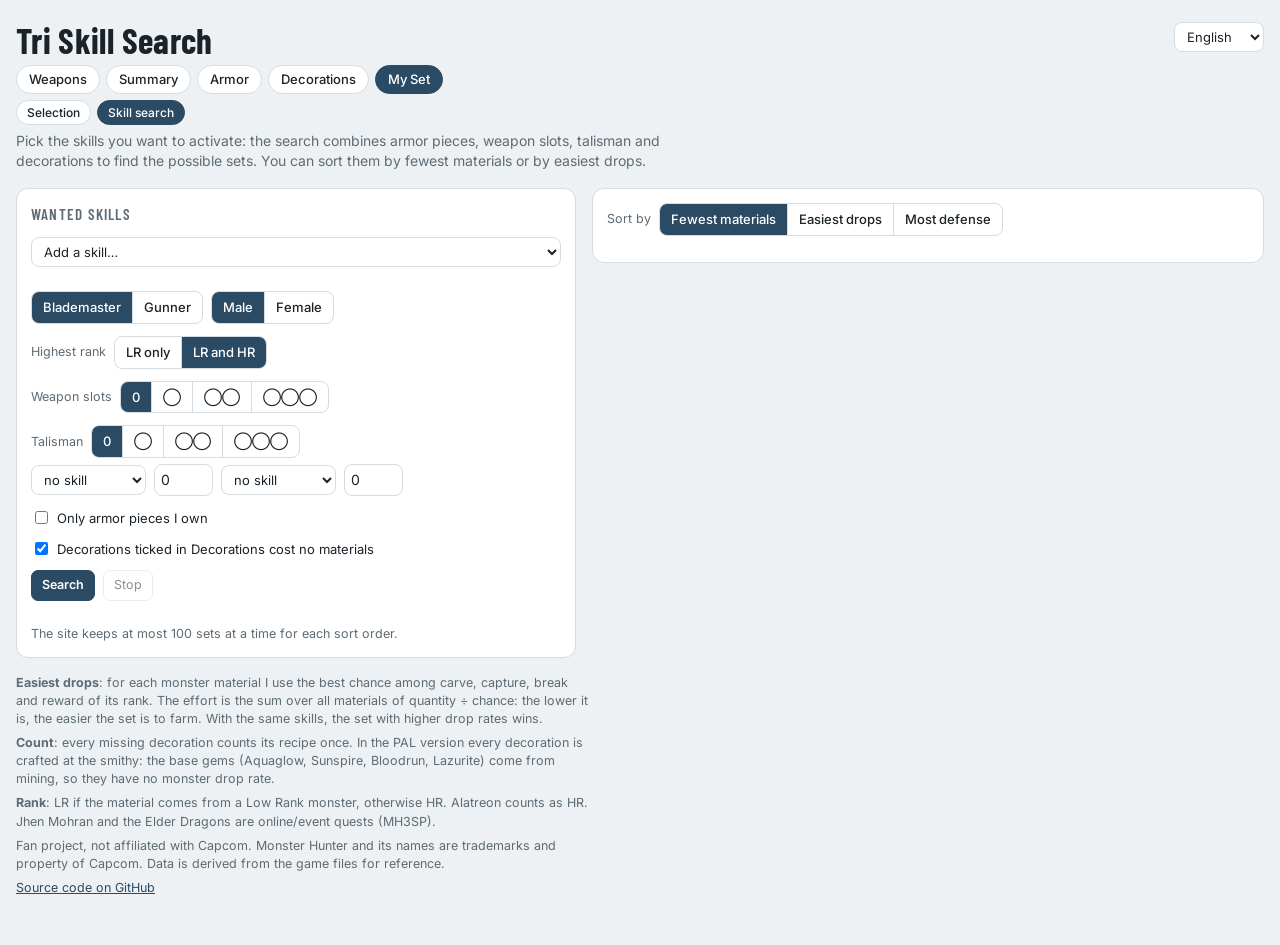
<file: docs/abilita.html>
<!doctype html>
<html lang="it">
<head>
<meta charset="utf-8">
<meta name="viewport" content="width=device-width, initial-scale=1, viewport-fit=cover">
<title>Ricerca abilità di Tri</title>
<meta name="description" content="Monster Hunter Tri: armi, armature, materiali per mostro e rank, percorso più breve. Nomi ufficiali PAL in 5 lingue.">
<link rel="preconnect" href="https://fonts.googleapis.com">
<link rel="stylesheet" href="https://fonts.googleapis.com/css2?family=Barlow+Condensed:wght@500;600;700&family=Inter:wght@400;500;600&family=JetBrains+Mono:wght@500&display=swap">
<style>
html{color-scheme:light}:root{padding-top:env(safe-area-inset-top,0px);padding-bottom:env(safe-area-inset-bottom,0px)}body{margin:0;font:14px/1.45 system-ui,-apple-system,"Segoe UI",sans-serif}img{max-width:100%}[hidden]{display:none!important}a{color:var(--accent)}
/* Layout: banco del fabbro, albero delle armi a sinistra e conto dei materiali a destra, impilati su telefono */
:root{
  --bg:#eef1f3; --panel:#ffffff; --fg:#1b2329; --muted:#5d6b75; --line:#d5dce1; --sunk:#f5f7f8;
  --lr:#1f7a6d; --lr-soft:#dff1ed; --hr:#b4580f; --hr-soft:#fbe9d8; --accent:#2b4a63; --on-accent:#ffffff; --own:#3f7d3a; --own-soft:#e3f0df;
  --f-head:"Barlow Condensed","Arial Narrow",system-ui,sans-serif;
  --f-body:Inter,system-ui,-apple-system,"Segoe UI",sans-serif;
  --f-num:"JetBrains Mono",ui-monospace,Menlo,Consolas,monospace;
}
@media (prefers-color-scheme: dark){:root:not([data-theme="light"]){
  --bg:#12171b; --panel:#1a2127; --fg:#e4e9ec; --muted:#93a1ab; --line:#2c363e; --sunk:#151b20;
  --lr:#5cc4b3; --lr-soft:#173430; --hr:#f0a35e; --hr-soft:#3a2614; --accent:#8fb3d1; --on-accent:#10161b; --own:#86c47e; --own-soft:#1d3119; color-scheme:dark}}
:root[data-theme="dark"]{
  --bg:#12171b; --panel:#1a2127; --fg:#e4e9ec; --muted:#93a1ab; --line:#2c363e; --sunk:#151b20;
  --lr:#5cc4b3; --lr-soft:#173430; --hr:#f0a35e; --hr-soft:#3a2614; --accent:#8fb3d1; --on-accent:#10161b; --own:#86c47e; --own-soft:#1d3119; color-scheme:dark}
*{box-sizing:border-box}
body{background:var(--bg);color:var(--fg);font-family:var(--f-body);font-size:14px;line-height:1.45}
body::before{content:"";position:fixed;inset:0 0 auto;height:env(safe-area-inset-top,0px);z-index:10;background:var(--bg)}
.wrap{max-width:1320px;margin:0 auto;padding-block:22px 48px;padding-left:max(16px,env(safe-area-inset-left,0px));padding-right:max(16px,env(safe-area-inset-right,0px));display:flex;flex-direction:column;gap:16px}
h1,h2,h3{font-family:var(--f-head);margin:0;text-wrap:balance;letter-spacing:.01em}
h1{font-size:2.2rem;font-weight:700;line-height:1.05}
h2{font-size:1.4rem;font-weight:600}
h3{font-size:.95rem;font-weight:600;text-transform:uppercase;letter-spacing:.08em;color:var(--muted)}
p{margin:0;max-width:72ch}
.lede{color:var(--muted)}
button,select,input,textarea{font:inherit;color:inherit}
button:focus-visible,input:focus-visible,select:focus-visible,textarea:focus-visible,summary:focus-visible{outline:2px solid var(--accent);outline-offset:2px}
.bar{display:flex;flex-wrap:wrap;gap:10px 14px;align-items:center;position:sticky;top:env(safe-area-inset-top,0px);z-index:6;background:var(--bg);padding-block:10px;border-bottom:1px solid var(--line)}
.seg{display:inline-flex;border:1px solid var(--line);border-radius:8px;overflow:hidden;background:var(--panel)}
.seg button{background:none;border:0;padding:6px 11px;cursor:pointer;font-size:13px;font-weight:500}
.seg button+button{border-left:1px solid var(--line)}
.seg button[aria-pressed="true"]{background:var(--accent);color:var(--on-accent)}
.chk{display:inline-flex;gap:6px;align-items:center;font-size:13px;cursor:pointer}
.stat{font-family:var(--f-num);font-size:12.5px;color:var(--muted);margin-left:auto}
.stat b{color:var(--fg);font-weight:500}
.btn{background:var(--panel);border:1px solid var(--line);border-radius:7px;padding:5px 10px;cursor:pointer;font-size:12.5px}
.btn:hover{border-color:var(--accent)}
.main{display:grid;grid-template-columns:minmax(0,5fr) minmax(0,6fr);gap:16px;align-items:start}
@media (max-width:900px){.main{grid-template-columns:1fr}}
.panel{background:var(--panel);border:1px solid var(--line);border-radius:12px;padding:14px;display:flex;flex-direction:column;gap:12px;min-width:0}
.tabs{display:flex;flex-wrap:wrap;gap:6px}
.tab{border:1px solid var(--line);background:var(--sunk);border-radius:99px;padding:4px 10px;cursor:pointer;font-size:12.5px;display:inline-flex;gap:6px;align-items:baseline}
.tab small{font-family:var(--f-num);color:var(--muted);font-size:11px}
.tab[aria-pressed="true"]{background:var(--accent);color:var(--on-accent);border-color:var(--accent)}
.tab[aria-pressed="true"] small{color:inherit;opacity:.8}
.row{display:flex;flex-wrap:wrap;gap:8px;align-items:center}
input[type=search]{flex:1 1 180px;min-width:0;background:var(--panel);border:1px solid var(--line);border-radius:8px;padding:6px 10px}
.tree{max-height:72vh;overflow:auto;border-top:1px solid var(--line);padding-top:6px}
@media (max-width:900px){.tree{max-height:none}}
.tree ul{list-style:none;margin:0;padding:0 0 0 16px;border-left:1px dashed var(--line)}
.tree>ul{padding-left:0;border-left:0}
.tree li{margin:0}
.node{display:flex;align-items:center;gap:6px;padding:2px 4px;border-radius:6px}
.node:hover{background:var(--sunk)}
.node.sel{background:var(--sunk);box-shadow:inset 2px 0 0 var(--accent)}
.node input{margin:0;accent-color:var(--own);width:15px;height:15px;flex:none}
.node .nm{background:none;border:0;padding:0;cursor:pointer;text-align:left;min-width:0;flex:1;display:flex;flex-direction:column}
.node .nm span{font-size:13.5px}
.node .nm small{font-size:11.5px;color:var(--muted)}
.node.own .nm span{color:var(--own)}
.node .cost{font-family:var(--f-num);font-size:11.5px;color:var(--muted);flex:none}
.node.own .cost{visibility:hidden}
.badge{font-size:10.5px;font-weight:600;letter-spacing:.05em;padding:1px 6px;border-radius:99px;background:var(--sunk);color:var(--muted);border:1px solid var(--line);flex:none}
.tog{width:18px;flex:none;background:none;border:0;cursor:pointer;color:var(--muted);padding:0;font-size:11px}
.tog.none{visibility:hidden}
.ref .nm span{font-style:italic;color:var(--muted)}
.hidden-c>ul{display:none}
.detail{background:var(--sunk);border:1px solid var(--line);border-radius:10px;padding:12px;display:flex;flex-direction:column;gap:8px}
.detail .rec{display:grid;grid-template-columns:repeat(auto-fit,minmax(200px,1fr));gap:10px}
.detail ul{margin:0;padding-left:16px}
.pill{display:inline-block;font:600 10.5px var(--f-body);letter-spacing:.08em;padding:2px 7px;border-radius:99px}
.pill.lr{background:var(--lr-soft);color:var(--lr)}.pill.hr{background:var(--hr-soft);color:var(--hr)}
table{border-collapse:collapse;width:100%;font-variant-numeric:tabular-nums}
th,td{padding:5px 8px;text-align:left;border-bottom:1px solid var(--line);vertical-align:top}
th{font:600 11px var(--f-body);text-transform:uppercase;letter-spacing:.06em;color:var(--muted)}
.n{text-align:right;font-family:var(--f-num);font-size:12.5px;white-space:nowrap}
tr:last-child td{border-bottom:0}
.scroll{overflow-x:auto}
.matrix td.z{color:var(--line)}
.matrix tbody tr{cursor:pointer}
.matrix tbody tr:hover td{background:var(--sunk)}
.matrix tfoot td{font-weight:600;border-top:2px solid var(--line)}
.mon{border-top:1px solid var(--line);padding-top:10px;display:flex;flex-direction:column;gap:6px;scroll-margin-top:120px}
.monh{display:flex;gap:10px;align-items:baseline;flex-wrap:wrap}
.monh .n{color:var(--muted)}
.cols{display:grid;grid-template-columns:1fr 1fr;gap:12px}
@media (max-width:560px){.cols{grid-template-columns:1fr}}
.cols>div{min-width:0}
.cols td:first-child small{display:block;color:var(--muted);font-size:11.5px}
.empty{color:var(--muted);font-style:italic;font-size:12.5px}
.done{color:var(--own);font-weight:500}
.note{font-size:12.5px;color:var(--muted)}
textarea{width:100%;min-height:60px;background:var(--panel);border:1px solid var(--line);border-radius:8px;padding:8px;font-family:var(--f-num);font-size:11.5px}
details>summary{cursor:pointer}
.badge.shop{background:var(--own-soft);color:var(--own);border-color:transparent}
.shopnote{font-size:12.5px;color:var(--own)}
ol.path{margin:0;padding-left:22px;display:flex;flex-direction:column;gap:8px}
ol.path>li>span{font-size:13.5px}
ul.pm{margin:2px 0 0;padding-left:16px;font-size:12.5px;color:var(--muted)}
.langsel{background:var(--panel);border:1px solid var(--line);border-radius:8px;padding:5px 8px;font-size:13px;flex:none}
.hbar{display:inline-block;height:6px;border-radius:3px;vertical-align:middle;margin-left:6px}
.hbar.lr{background:var(--lr)}.hbar.hr{background:var(--hr)}
.mat{display:flex;flex-direction:column}
.mat small{display:block}
.panel.mon{border-top:1px solid var(--line)}
#sum tbody tr:hover td{background:var(--sunk)}
.nav{display:flex;flex-wrap:wrap;gap:6px}
.nav a{font-size:13px;font-weight:500;text-decoration:none;color:var(--fg);border:1px solid var(--line);background:var(--panel);border-radius:99px;padding:4px 12px}
.nav a:hover{border-color:var(--accent)}
.nav a[aria-current="page"]{background:var(--accent);color:var(--on-accent);border-color:var(--accent)}
.sumt th,.sumt td{white-space:nowrap}
.sumt tbody tr{cursor:pointer}
.sumt tbody tr:hover td{background:var(--sunk)}
.sumt .g0{border-left:1px solid var(--line)}
.sumt .gh{text-align:center;border-left:1px solid var(--line);color:var(--fg)}
.sumt .sumc{background:var(--sunk);font-weight:600}
.sumt tfoot td{font-weight:600;border-top:2px solid var(--line)}
.z{color:var(--line)}
.mt th{font-size:10.5px}
.mt td.n{width:3.6em}
.sumt tr>:first-child{position:sticky;left:0;background:var(--panel);z-index:1}
.sumt tbody tr:hover>:first-child{background:var(--sunk)}
@media (max-width:600px){.sumt tr>:first-child{max-width:7.5em;white-space:normal}}
#jump{background:var(--panel);border:1px solid var(--line);border-radius:8px;padding:6px 8px;color:var(--fg)}
#sel td small,#out td small{display:block;color:var(--muted);font-size:11.5px}
#sel td{vertical-align:middle}
.btn.sm{padding:2px 9px;font-size:12px;flex:none}
#pick .node>.nm{cursor:pointer}
#pick span.nm{cursor:default}
#q{flex:none}
.nav.sub a{font-size:12px;padding:3px 10px}
.badge.neg{background:var(--hr-soft);color:var(--hr);border-color:transparent}
input.num{width:4.2em;background:var(--panel);border:1px solid var(--line);border-radius:8px;padding:5px 6px;color:var(--fg)}
.xb{background:none;border:0;color:inherit;cursor:pointer;padding:0 0 0 4px;font-size:13px}
.btn.go{background:var(--accent);color:var(--on-accent);border-color:var(--accent);font-weight:600}
.btn:disabled{opacity:.5;cursor:default}
.detail.res{gap:6px}
.detail.res table td{padding:3px 8px}
#res{display:flex;flex-direction:column;gap:10px}
:root{--bad:#b3261e;--bad-soft:#fbe4e2;--good:#2f6f3a;--good-soft:#e1f0e3}
@media (prefers-color-scheme: dark){:root:not([data-theme="light"]){--bad:#ff8a80;--bad-soft:#3d1b19;--good:#8fd19a;--good-soft:#1b3320}}
:root[data-theme="dark"]{--bad:#ff8a80;--bad-soft:#3d1b19;--good:#8fd19a;--good-soft:#1b3320}
.badge.bad{background:var(--bad-soft);color:var(--bad);border-color:transparent}
.badge.want{background:var(--good-soft);color:var(--good);border-color:transparent}
.badtxt{color:var(--bad)}
.pts{margin:4px 0 0;font-size:12.5px;line-height:1.7}

</style>
</head>
<body>
<div class="wrap">
  <header style="display:flex;flex-direction:column;gap:6px">
    <div class="row" style="justify-content:space-between;align-items:flex-start">
      <h1 id="h1" data-t="title_sk">Ricerca abilità di Tri</h1>
      <select id="lang" class="langsel"></select>
    </div>
    <nav class="nav"><a href="index.html" data-t="nav_w"></a><a href="fucina.html" data-t="nav_f"></a><a href="armature.html" data-t="nav_a"></a><a href="gioielli.html" data-t="nav_j"></a><a href="mio-set.html" data-t="nav_s" aria-current="page"></a></nav>
    <nav class="nav sub"><a href="mio-set.html" data-t="sub_sel"></a><a href="abilita.html" data-t="sub_skill" aria-current="page"></a></nav>
    <p class="lede" data-t="lede_sk"></p>
  </header>

  <div class="main">
    <section class="panel">
      <h3 data-t="want"></h3>
      <select id="addskill" class="langsel" style="max-width:100%"></select>
      <div id="wanted" class="row" style="gap:6px"></div>
      <div class="row"><div class="seg" role="group" id="clsseg"></div><div class="seg" role="group" id="sexseg"></div></div>
      <div class="row"><span class="note" data-t="rank_lim"></span><div class="seg" role="group" id="rkseg"></div></div>
      <div class="row"><span class="note" data-t="wslots"></span><div class="seg" role="group" id="wsseg"></div></div>
      <div style="display:flex;flex-direction:column;gap:6px">
        <div class="row"><span class="note" data-t="talisman"></span><div class="seg" role="group" id="tsseg"></div></div>
        <div class="row"><select id="tk1" class="langsel"></select><input id="tp1" type="number" min="-10" max="15" class="num" aria-label="pts"><select id="tk2" class="langsel"></select><input id="tp2" type="number" min="-10" max="15" class="num" aria-label="pts"></div>
      </div>
      <label class="chk"><input type="checkbox" id="onlyown"> <span data-t="only_own_a"></span></label>
      <label class="chk"><input type="checkbox" id="ownj"> <span data-t="own_j_free"></span></label>
      <div class="row"><button class="btn go" id="go" data-t="search"></button><button class="btn" id="stop" data-t="stop" disabled></button></div>
      <p class="note" id="status"></p>
      <p class="note" data-t="limit_note"></p>
    </section>

    <section class="panel">
      <div class="row"><span class="note" data-t="sort_by"></span><div class="seg" role="group" id="sortseg"></div></div>
      <div id="res"></div>
    </section>
  </div>

  <footer class="note" style="display:flex;flex-direction:column;gap:6px">
    <p data-t="drop_note"></p><p data-t="foot_jew"></p><p data-t="foot_rank"></p>
    <p data-t="disclaimer"></p>
    <p><a href="https://github.com/SShikari-hue/MHTri-matscalculator" data-t="source"></a></p>
  </footer>
</div>

<script id="data" type="application/json">{"items":{"99":{"g":"oth","n":{"en":"Iron Ore","it":"Minerale ferro","fr":"Minerai de fer","es":"Mineral hierro","de":"Eisenerz"}},"100":{"g":"oth","n":{"en":"Earth Crystal","it":"Cristallo terra","fr":"Cristal de terre","es":"Cristal tierra","de":"Erdkristall"}},"101":{"g":"oth","n":{"en":"Machalite Ore","it":"Min. Machalite","fr":"Miner. Machalite","es":"Min. Machalita","de":"Machalit-Erz"}},"102":{"g":"oth","n":{"en":"Dragonite Ore","it":"Min. Dragonite","fr":"Miner. Dragonite","es":"Min. Dragonita","de":"Drachenit-Erz"}},"103":{"g":"oth","n":{"en":"Carbalite Ore","it":"Min. Carbalite","fr":"Miner. Carbalite","es":"Min. Carbalita","de":"Karbalit-Erz"}},"104":{"g":"gen","r":"LR","n":{"en":"Pelagicite Ore","it":"Min. Pelagicite","fr":"Mine. Pelagicite","es":"Min. Pelagicita","de":"Pelagizit-Erz"},"p":0.75},"105":{"g":"gen","r":"HR","n":{"en":"Bathycite Ore","it":"Min. Bathycite","fr":"Miner. Bathycite","es":"Min. Baticita","de":"Bathyzit-Erz"},"p":0.4},"106":{"g":"gen","r":"LR","n":{"en":"Firestone","it":"Pietra-di-fuoco","fr":"Pierre-feu","es":"Piedra fuego","de":"Feuerstein"},"p":0.1},"107":{"g":"oth","n":{"en":"Ice Crystal","it":"Crist. ghiaccio","fr":"Cristal glacé","es":"Cristal hielo","de":"Eiskristall"}},"108":{"g":"oth","n":{"en":"Lightcrystal","it":"Crist. di luce","fr":"Cristal lumière","es":"Cristal ligero","de":"Lichtkristall"}},"112":{"g":"oth","n":{"en":"Isisium","it":"Isisium","fr":"Isisium","es":"Isio","de":"Isisium"}},"113":{"g":"oth","n":{"en":"Gracium","it":"Gracium","fr":"Gracium","es":"Gracio","de":"Gracium"}},"118":{"g":"oth","n":{"en":"Thunderbug","it":"Insetto-tuono","fr":"Foudrinsecte","es":"Bicho eléctrico","de":"Donnerkäfer"}},"119":{"g":"oth","n":{"en":"Gluehopper","it":"Cavall. adesiva","fr":"Saute-colle","es":"Pegamontes","de":"Bindegrashüpfer"}},"120":{"g":"oth","n":{"en":"Killer Beetle","it":"Scar. assassino","fr":"Scarabée tueur","es":"Escar. asesino","de":"Killerkäfer"}},"121":{"g":"oth","n":{"en":"Rare Scarab","it":"Raro scarabeo","fr":"Scarabée rare","es":"Escarabajo raro","de":"Seltener Skarab."}},"149":{"g":"oth","n":{"en":"Black Pearl","it":"Perla nera","fr":"Perle noire","es":"Perla negra","de":"Schwarze Perle"}},"152":{"g":"oth","n":{"en":"Dragonbone Relic","it":"Reliq osso Drago","fr":"Relique os drag.","es":"Hueso de dragón","de":"Drachenkn.Relikt"}},"153":{"g":"gen","r":"LR","n":{"en":"Monster Bone S","it":"Osso mostro pic.","fr":"Os monstre petit","es":"H. monstr. pq.","de":"Monsterknochen S"},"p":0.3},"154":{"g":"gen","r":"LR","n":{"en":"Monster Bone M","it":"Osso mostro med.","fr":"Os monstre moyen","es":"H. monstr. med.","de":"Monsterknochen M"},"p":0.4},"155":{"g":"gen","r":"LR","n":{"en":"Monster Bone L","it":"Osso mostro gr.","fr":"Os monstre grand","es":"H. monstr. gr.","de":"Monsterknochen L"},"p":0.25},"164":{"g":"oth","n":{"en":"Hercudrome","it":"Hercudrome","fr":"Hercudrome","es":"Hercudrome","de":"Herkudrome"}},"169":{"g":"m","mon":"Rathian","r":"HR","n":{"en":"Rathian Scale+","it":"Scaglia Rathian+","fr":"Écaille Rathian+","es":"Escama Rathian+","de":"Rathian-Schuppe+"},"p":0.5},"170":{"g":"m","mon":"Rathian","r":"HR","n":{"en":"Rathian Carapace","it":"Carapace Rathian","fr":"Cuirasse Rathian","es":"Caparaz. Rathian","de":"RathianRückenPnz"},"p":0.71},"171":{"g":"m","mon":"Rathian + Rathalos","r":"HR","n":{"en":"Rath Medulla","it":"Midollo Rathian","fr":"Medulla Rath","es":"Cola Wyv. fuego","de":"Rath.-Rückenmark"},"p":0.22},"172":{"g":"m","mon":"Rathian","r":"HR","n":{"en":"Rathian Spike+","it":"Punta Rathian+","fr":"Pointe Rathian+","es":"Púa de Rathian +","de":"Rathian-Stachel+"},"p":0.13},"173":{"g":"m","mon":"Rathian","r":"HR","n":{"en":"Rathian Ruby","it":"Rubino Rathian","fr":"Rubis Rathian","es":"Rubí de Rathian","de":"Rathian-Rubin"},"p":0.03},"174":{"g":"m","mon":"Rathalos","r":"HR","n":{"en":"Rathalos Ruby","it":"Rubin Rathalos","fr":"Rubis Rathalos","es":"Rubí de Rathalos","de":"Rathalos-Rubin"},"p":0.04},"176":{"g":"m","mon":"Rathalos","r":"HR","n":{"en":"Rathalos Scale+","it":"Scagl. Rathalos+","fr":"Écail. Rathalos+","es":"Escama Rathalos+","de":"Rathal-Schuppe+"},"p":0.65},"177":{"g":"m","mon":"Rathalos","r":"HR","n":{"en":"RathalosCarapace","it":"Carap. Rathalos","fr":"Cuiras. Rathalos","es":"Capar. Rathalos","de":"RathalosRückPnz"},"p":0.34},"178":{"g":"m","mon":"Qurupeco","r":"HR","n":{"en":"Qurupeco Scale+","it":"Scagl. Qurupeco+","fr":"Écail. Qurupeco+","es":"Escama Qurupeco+","de":"Qurupeco-Schup.+"},"p":0.4},"180":{"g":"m","mon":"Qurupeco","r":"HR","n":{"en":"Wonderful Beak","it":"Splendido becco","fr":"Bec merveilleux","es":"Pico increíble","de":"Wunderb.Schnabel"},"p":0.3},"181":{"g":"m","mon":"Gigginox","r":"LR","n":{"en":"Unnerving Talon","it":"Artig. spettrale","fr":"Serre redoutable","es":"Garra turbadora","de":"Nervige Kralle"},"p":0.2},"182":{"g":"m","mon":"Gigginox","r":"LR","n":{"en":"Fearsome Maw","it":"Fauci temibili","fr":"Gueule terrif.","es":"Fauces temibles","de":"Schreckensrachen"},"p":0.12},"183":{"g":"gen","r":"HR","n":{"en":"Wyvern Stone","it":"Pietra-wyvern","fr":"Pierre de Wyvern","es":"Piedra de Wyvern","de":"Wyvern-Stein"},"p":0.06},"184":{"g":"m","mon":"Barioth","r":"HR","n":{"en":"Freezer Sac","it":"Sacca gelo","fr":"Poche de gel","es":"Bolsa congelante","de":"Frostbeutel"},"p":0.25},"187":{"g":"m","mon":"Gigginox","r":"HR","n":{"en":"Flabby Hide+","it":"Pelle vizza+","fr":"Cuir flasque+","es":"Piel blanda+","de":"Schwabbelhaut+"},"p":0.28},"188":{"g":"m","mon":"Gigginox","r":"HR","n":{"en":"Uncanny Hide+","it":"Pelle bizzarra+","fr":"Cuir étrange+","es":"Piel extraña+","de":"Gruselige Haut+"},"p":0.13},"189":{"g":"m","mon":"Gigginox","r":"HR","n":{"en":"Toxin Sac","it":"Sacca tossina","fr":"Poche de toxine","es":"Bolsa de toxinas","de":"Toxinbeutel"},"p":0.28},"190":{"g":"m","mon":"Gigginox","r":"HR","n":{"en":"Unnerving Talon+","it":"Artig spettrale+","fr":"Serre redout.+","es":"Garra turbadora+","de":"Nervige Kralle+"},"p":0.2},"196":{"g":"oth","n":{"en":"Bone","it":"Osso","fr":"Os","es":"Hueso","de":"Knochen"}},"270":{"g":"oth","n":{"en":"Mystery Bone","it":"Osso misterioso","fr":"Os mystère","es":"Hueso misterioso","de":"Rätselknochen"}},"274":{"g":"m","mon":"Rathian","r":"LR","n":{"en":"Rathian Scale","it":"Scaglia Rathian","fr":"Écaille Rathian","es":"Escama Rathian","de":"Rathian-Schuppe"},"p":0.73},"275":{"g":"m","mon":"Rathian","r":"LR","n":{"en":"Rathian Shell","it":"Corazza Rathian","fr":"Carapace Rathian","es":"Concha Rathian","de":"Rathian-Panzer"},"p":0.71},"276":{"g":"m","mon":"Rathian","r":"LR","n":{"en":"Rathian Webbing","it":"Membrana Rathian","fr":"Palmure Rathian","es":"Cincha Rathian","de":"Rathian-Gewebe"},"p":0.18},"277":{"g":"m","mon":"Rathian","r":"LR","n":{"en":"Rathian Spike","it":"Punta Rathian","fr":"Pointe Rathian","es":"Púa de Rathian","de":"Rathian-Stachel"},"p":0.1},"278":{"g":"m","mon":"Rathian","r":"LR","n":{"en":"Rathian Plate","it":"Piastra Rathian","fr":"Plaque Rathian","es":"Placa de Rathian","de":"Rathian-Platte"},"p":0.03},"279":{"g":"m","mon":"Rathian + Rathalos","r":"LR","n":{"en":"Flame Sac","it":"Sacca-fiamma","fr":"Poche de flamme","es":"Bolsa de llama","de":"Flammenbeutel"},"p":0.1},"281":{"g":"m","mon":"Rathalos","r":"LR","n":{"en":"Rathalos Scale","it":"Scaglia Rathalos","fr":"Écaille Rathalos","es":"Escama Rathalos","de":"Rathalos-Schuppe"},"p":0.66},"282":{"g":"m","mon":"Rathalos","r":"LR","n":{"en":"Rathalos Shell","it":"Corazza Rathalos","fr":"Carapa. Rathalos","es":"Concha Rathalos","de":"Rathalos-Panzer"},"p":0.42},"284":{"g":"m","mon":"Rathian + Rathalos","r":"LR","n":{"en":"Rath Marrow","it":"Midollo Rathalos","fr":"Moelle Rath","es":"Méd. Wyv. fuego","de":"Rathalos-Mark"},"p":0.18},"285":{"g":"m","mon":"Rathalos","r":"LR","n":{"en":"Rathalos Plate","it":"Piastra Rathalos","fr":"Plaque Rathalos","es":"Placa Rathalos","de":"Rathalos-Platte"},"p":0.03},"286":{"g":"m","mon":"Rathalos","r":"LR","n":{"en":"Rathalos Tail","it":"Coda di Rathalos","fr":"Queue Rathalos","es":"Cola de Rathalos","de":"Rathalos-Schweif"},"p":0.57},"287":{"g":"m","mon":"Qurupeco","r":"LR","n":{"en":"Qurupeco Scale","it":"Scaglia Qurupeco","fr":"Écail. Qurupeco","es":"Escama Qurupeco","de":"Qurupeco-Schuppe"},"p":0.45},"288":{"g":"m","mon":"Qurupeco","r":"LR","n":{"en":"Qurupeco Feather","it":"Piuma Qurupeco","fr":"Plume Qurupeco","es":"Pluma Qurupeco","de":"Qurupeco-Feder"},"p":0.55},"289":{"g":"m","mon":"Qurupeco","r":"LR","n":{"en":"Vivid Feather","it":"Piuma vivace","fr":"Plume vive","es":"Pluma viva","de":"Lebhafte Feder"},"p":0.12},"290":{"g":"m","mon":"Qurupeco","r":"LR","n":{"en":"Strange Beak","it":"Strano becco","fr":"Bec étrange","es":"Pico extraño","de":"Selts. Schnabel"},"p":0.6},"291":{"g":"m","mon":"Gigginox","r":"LR","n":{"en":"Flabby Hide","it":"Pelle vizza","fr":"Cuir flasque","es":"Piel blanda","de":"Schwabbelhaut"},"p":0.44},"292":{"g":"m","mon":"Gigginox","r":"LR","n":{"en":"Uncanny Hide","it":"Pelle bizzarra","fr":"Cuir étrange","es":"Piel extraña","de":"Gruselige Haut"},"p":0.24},"293":{"g":"m","mon":"Gigginox","r":"LR","n":{"en":"Poison Sac","it":"Sacca di Veleno","fr":"Poche de poison","es":"Bolsa de veneno","de":"Giftbeutel"},"p":0.36},"294":{"g":"m","mon":"Gigginox","r":"LR","n":{"en":"Pale Extract","it":"Estratto pallido","fr":"Extrait pâle","es":"Extracto pálido","de":"Helles Extrakt"},"p":0.4},"295":{"g":"m","mon":"Diablos","r":"LR","n":{"en":"Diablos Fang","it":"Zanna di Diablos","fr":"Croc Diablos","es":"Colmillo de Blos","de":"Diablos-Reißzahn"},"p":0.32},"296":{"g":"m","mon":"Diablos","r":"LR","n":{"en":"Diablos Shell","it":"Corazza Diablos","fr":"Carapace Diablos","es":"Concha Diablos","de":"Diablos-Panzer"},"p":0.63},"297":{"g":"m","mon":"Diablos","r":"LR","n":{"en":"Diablos Ridge","it":"Spina Diablos","fr":"Vertèbre Diablos","es":"Columna Diablos","de":"Diablos-Rückgrat"},"p":0.13},"298":{"g":"m","mon":"Diablos","r":"LR","n":{"en":"Diablos Tailcase","it":"Caudale Diablos","fr":"Étui queue Diab.","es":"Caja cola Diablo","de":"DiabSchweifschtz"},"p":0.4},"299":{"g":"m","mon":"Barroth","r":"LR","n":{"en":"Barroth Shell","it":"Corazza Barroth","fr":"Carapace Barroth","es":"Concha Barroth","de":"Barroth-Panzer"},"p":0.46},"300":{"g":"m","mon":"Barroth","r":"LR","n":{"en":"Barroth Ridge","it":"Spina Barroth","fr":"Vertèbre Barroth","es":"Lomo Barroth","de":"Barroth-Rückgrat"},"p":0.32},"301":{"g":"m","mon":"Barroth","r":"LR","n":{"en":"Barroth Claw","it":"Artiglio Barroth","fr":"Griffe Barroth","es":"Garra Barroth","de":"Barroth-Klaue"},"p":0.65},"302":{"g":"m","mon":"Barroth","r":"LR","n":{"en":"Barroth Tail","it":"Coda di Barroth","fr":"Queue Barroth","es":"Cola Barroth","de":"Barroth-Schweif"},"p":0.7},"303":{"g":"m","mon":"Barroth","r":"LR","n":{"en":"Barroth Scalp","it":"Calotta Barroth","fr":"Scalp Barroth","es":"Cuero c. Barroth","de":"Barroth-Skalp"},"p":0.8},"304":{"g":"gen","r":"HR","n":{"en":"Bird Wyvern Fang","it":"Zanna ucc wyvern","fr":"Croc wyv.aviaire","es":"Colm. ave Wyvern","de":"VogelwyvReißzahn"},"p":0.42},"305":{"g":"m","mon":"Great Jaggi","r":"LR","n":{"en":"Jaggi Hide","it":"Pelle di Jaggi","fr":"Cuir Jaggi","es":"Piel Jaggi","de":"Jaggi-Haut"},"p":0.43},"306":{"g":"m","mon":"Great Jaggi","r":"LR","n":{"en":"Jaggi Scale","it":"Scaglia di Jaggi","fr":"Écaille Jaggi","es":"Escama Jaggi","de":"Jaggi-Schuppe"},"p":0.42},"307":{"g":"m","mon":"Great Jaggi","r":"LR","n":{"en":"Great Jaggi Claw","it":"Artig Gran Jaggi","fr":"Griffe gd.Jaggi","es":"Garra Gran Jaggi","de":"Großjaggi-Klaue"},"p":0.36},"308":{"g":"m","mon":"Great Jaggi","r":"LR","n":{"en":"Great Jaggi Hide","it":"Pelle Gran Jaggi","fr":"Cuir gd.Jaggi","es":"Piel Gran Jaggi","de":"Großjaggi-Haut"},"p":0.43},"310":{"g":"m","mon":"Lagiacrus","r":"LR","n":{"en":"Lagiacrus Hide","it":"Pelle Lagiacrus","fr":"Cuir Lagiacrus","es":"Piel Lagiacrus","de":"Lagiacrus-Haut"},"p":0.7},"311":{"g":"m","mon":"Lagiacrus","r":"LR","n":{"en":"Lagiacrus Scale","it":"Scagl. Lagiacrus","fr":"Écail. Lagiacrus","es":"Escama Lagiacrus","de":"Lagiacrus-Schup."},"p":0.35},"312":{"g":"m","mon":"Lagiacrus","r":"LR","n":{"en":"Lagiacrus Claw","it":"Artig. Lagiacrus","fr":"Griffe Lagiacrus","es":"Garra Lagiacrus","de":"Lagiacrus-Klaue"},"p":0.43},"313":{"g":"m","mon":"Lagiacrus","r":"HR","n":{"en":"Shell Shocker+","it":"Corazza shock+","fr":"Électricarapace+","es":"Concha Choque+","de":"Panzerschocker+"},"p":0.48},"314":{"g":"m","mon":"Lagiacrus","r":"LR","n":{"en":"Lagiacrus Tail","it":"Coda Lagiacrus","fr":"Queue Lagiacrus","es":"Cola Lagiacrus","de":"LagiacrusSchweif"},"p":0.63},"315":{"g":"m","mon":"Lagiacrus","r":"LR","n":{"en":"Lagiacrus Plate","it":"Piast. Lagiacrus","fr":"Plaque Lagiacrus","es":"Placa Lagiacrus","de":"Lagiacrus-Platte"},"p":0.06},"316":{"g":"m","mon":"Royal Ludroth","r":"LR","n":{"en":"Spongy Hide","it":"Pelle spugnosa","fr":"Cuir spongieux","es":"Piel esponja","de":"Schwammige Haut"},"p":0.43},"317":{"g":"m","mon":"Royal Ludroth","r":"LR","n":{"en":"R.Ludroth Scale","it":"Scagl. Ludroth r","fr":"Écail.Ludroth R.","es":"Escama Ludroth","de":"K.LudrothSchuppe"},"p":0.35},"318":{"g":"m","mon":"Royal Ludroth","r":"LR","n":{"en":"R.Ludroth Claw","it":"Artig. Ludroth r","fr":"Grif.Ludroth R.","es":"Garra Ludroth","de":"K.LudrothKlaue"},"p":0.19},"319":{"g":"m","mon":"Royal Ludroth","r":"LR","n":{"en":"R.Ludroth Tail","it":"Coda Ludroth r","fr":"Queue Ludroth R.","es":"Cola Ludroth","de":"K.LudrothSchweif"},"p":0.65},"321":{"g":"oth","n":{"en":"Hydro Hide","it":"Pelle acquatica","fr":"Cuir aquatique","es":"Piel hidra","de":"Hydro-Haut"}},"322":{"g":"oth","n":{"en":"Immature Sponge","it":"Spugna giovane","fr":"Éponge immature","es":"Esponja inmadura","de":"Unreifer Schwamm"}},"323":{"g":"m","mon":"Gobul","r":"LR","n":{"en":"Gobul Spike","it":"Punta di Gobul","fr":"Pointe Gobul","es":"Púa de Gobul","de":"Gobul-Stachel"},"p":0.44},"324":{"g":"m","mon":"Gobul","r":"LR","n":{"en":"Gobul Hide","it":"Pelle di Gobul","fr":"Cuir Gobul","es":"Piel de Gobul","de":"Gobul-Haut"},"p":0.38},"325":{"g":"m","mon":"Gobul","r":"LR","n":{"en":"Paralysis Sac","it":"Sacca paralizz.","fr":"Poche paralysie","es":"Bolsa parálisis","de":"Lähmbeutel"},"p":0.28},"326":{"g":"m","mon":"Gobul","r":"LR","n":{"en":"Gobul Fin","it":"Pinna di Gobul","fr":"Nageoire Gobul","es":"Aleta de Gobul","de":"Gobul-Flosse"},"p":0.32},"329":{"g":"m","mon":"Gobul","r":"LR","n":{"en":"Gobul Lantern","it":"Lanterna Gobul","fr":"Lanterne Gobul","es":"Farol de Gobul","de":"Gobul-Laterne"},"p":1.0},"338":{"g":"oth","n":{"en":"Blue Kelbi Horn","it":"Corno Kelbi blu","fr":"Corn.Kelbi bleue","es":"Cuer. Kelbi azul","de":"BlauesKelbi-Horn"}},"341":{"g":"gen","r":"HR","n":{"en":"Monster Fluid","it":"Fluido di mostro","fr":"Fluide monstre","es":"Fluido monstruo","de":"Monsterfluid"},"p":0.14},"359":{"g":"gen","r":"LR","n":{"en":"Wyvern Claw","it":"Artiglio wyvern","fr":"Griffe de Wyvern","es":"Garra de Wyvern","de":"Wyvern-Klaue"},"p":0.25},"379":{"g":"coin","n":{"en":"Agnaktor Coin","it":"Moneta Agnaktor","fr":"Pièce Agnaktor","es":"Moneda Agnaktor","de":"Agnaktor-Münze"}},"385":{"g":"m","mon":"Rathian + Rathalos","r":"LR","n":{"en":"Rath Talon","it":"Artig. Rathalos","fr":"Griffe Rath","es":"Garra Wyv. fuego","de":"Rathalos-Kralle"},"p":0.7},"386":{"g":"m","mon":"Diablos","r":"LR","n":{"en":"Twisted Horn","it":"Corno contorto","fr":"Corne tordue","es":"Cuerno retorcido","de":"Gedrehtes Horn"},"p":0.92},"387":{"g":"m","mon":"Diablos","r":"LR","n":{"en":"Majestic Horn","it":"Corno maestoso","fr":"Corne grandiose","es":"Cuerno majest.","de":"Erhabenes Horn"},"p":0.08},"403":{"g":"m","mon":"Royal Ludroth","r":"LR","n":{"en":"R.Ludroth Crest","it":"Cresta Ludroth r","fr":"Crête Ludroth R.","es":"Cresta Ludroth","de":"K.Ludroth-Kamm"},"p":0.8},"404":{"g":"m","mon":"Barioth","r":"LR","n":{"en":"Barioth Shell","it":"Corazza Barioth","fr":"Carapace Barioth","es":"Concha Barioth","de":"Barioth-Panzer"},"p":0.45},"406":{"g":"m","mon":"Barioth","r":"LR","n":{"en":"Amber Tusks","it":"Zanne ambra","fr":"Défenses ambre","es":"Colmillos ámbar","de":"Bernsteinhauer"},"p":0.37},"407":{"g":"m","mon":"Barioth","r":"LR","n":{"en":"Barioth Claw","it":"Artiglio Barioth","fr":"Griffe Barioth","es":"Garra Barioth","de":"Barioth-Klaue"},"p":0.38},"408":{"g":"m","mon":"Barioth","r":"LR","n":{"en":"Barioth Spike","it":"Punta di Barioth","fr":"Pointe Barioth","es":"Púa Barioth","de":"Barioth-Stachel"},"p":0.24},"409":{"g":"m","mon":"Barioth","r":"LR","n":{"en":"Frost Sac","it":"Sacca-gelo","fr":"Poche de givre","es":"Bolsa helada","de":"Frostbeutel"},"p":0.28},"410":{"g":"m","mon":"Uragaan","r":"LR","n":{"en":"Uragaan Shell","it":"Corazza Uragaan","fr":"Carapace Uragaan","es":"Concha Uragaan","de":"Uragaan-Panzer"},"p":0.34},"411":{"g":"m","mon":"Uragaan","r":"LR","n":{"en":"Uragaan Scute","it":"Placca Uragaan","fr":"Scutum Uragaan","es":"Placa Uragaan","de":"Uragaan-Schild"},"p":0.32},"412":{"g":"m","mon":"Uragaan","r":"LR","n":{"en":"Uragaan Marrow","it":"Midollo Uragaan","fr":"Moelle Uragaan","es":"Médula Uragaan","de":"Uragaan-Mark"},"p":0.1},"413":{"g":"m","mon":"Uragaan","r":"LR","n":{"en":"Uragaan Jaw","it":"Mascella Uragaan","fr":"Mâchoire Uragaan","es":"Mandíb. Uragaan","de":"Uragaan-Kiefer"},"p":0.74},"414":{"g":"m","mon":"Agnaktor","r":"LR","n":{"en":"Agnaktor Shell","it":"Corazza Agnaktor","fr":"Carapa. Agnaktor","es":"Concha Agnaktor","de":"Agnaktor-Panzer"},"p":0.4},"416":{"g":"m","mon":"Agnaktor","r":"LR","n":{"en":"Agnaktor Fin","it":"Pinna Agnaktor","fr":"Nageoi. Agnaktor","es":"Aleta Agnaktor","de":"Agnaktor-Flosse"},"p":0.5},"417":{"g":"m","mon":"Agnaktor","r":"LR","n":{"en":"Agnaktor Claw","it":"Artig. Agnaktor","fr":"Griffe Agnaktor","es":"Garra Agnaktor","de":"Agnaktor-Klaue"},"p":0.54},"418":{"g":"m","mon":"Agnaktor","r":"LR","n":{"en":"Agnaktor Scale","it":"Scaglia Agnaktor","fr":"Écaille Agnaktor","es":"Escama Agnaktor","de":"Agnaktor-Schuppe"},"p":0.37},"419":{"g":"m","mon":"Agnaktor","r":"LR","n":{"en":"Agnaktor Beak","it":"Becco Agnaktor","fr":"Bec Agnaktor","es":"Pico Agnaktor","de":"Agnakt.Schnabel"},"p":0.64},"420":{"g":"m","mon":"Great Jaggi","r":"LR","n":{"en":"King's Frill","it":"Collare regale","fr":"Collerette roi","es":"Adorno Real","de":"Königsrüsche"},"p":0.35},"422":{"g":"m","mon":"Gobul","r":"LR","n":{"en":"Gobul Whisker","it":"Baffo di Gobul","fr":"Moustache Gobul","es":"Bigotes Gobul","de":"Gobul-Barthaar"},"p":0.65},"423":{"g":"m","mon":"Lagiacrus","r":"LR","n":{"en":"Shell Shocker","it":"Corazza shock","fr":"Électricarapace","es":"Concha Choque","de":"Panzerschocker"},"p":0.65},"424":{"g":"m","mon":"Lagiacrus","r":"LR","n":{"en":"Lagiacrus Horn","it":"Corno Lagiacrus","fr":"Corne Lagiacrus","es":"Cuerno Lagiacrus","de":"Lagiacrus-Horn"},"p":0.64},"425":{"g":"m","mon":"Qurupeco","r":"LR","n":{"en":"Flintstone","it":"Pietra focaia","fr":"Silex","es":"Pedernal","de":"Zündstein"},"p":0.35},"426":{"g":"m","mon":"Barioth","r":"LR","n":{"en":"Barioth Tail","it":"Coda di Barioth","fr":"Queue Barioth","es":"Cola Barioth","de":"Barioth-Schweif"},"p":0.54},"433":{"g":"m","mon":"Alatreon","r":"HR","n":{"en":"Alatreon Scute","it":"Placca Alatreon","fr":"Scutum Alatreon","es":"Placa Alatreon","de":"Alatreon-Schild"},"p":0.33},"434":{"g":"m","mon":"Alatreon","r":"HR","n":{"en":"Alatreon Plate","it":"Piastra Alatreon","fr":"Plaque Alatreon","es":"Escama Alatreon","de":"Alatreon-Platte"},"p":0.38},"435":{"g":"m","mon":"Alatreon","r":"HR","n":{"en":"Alatreon Talon","it":"Artig. Alatreon","fr":"Griffe Alatreon","es":"Garra Alatreon","de":"Alatreon-Kralle"},"p":0.62},"436":{"g":"m","mon":"Alatreon","r":"HR","n":{"en":"Azure Dragongem","it":"GemmaDrago azz.","fr":"Gem.dragon azur","es":"Gema celeste","de":"Azurdrachenstein"},"p":0.04},"437":{"g":"m","mon":"Alatreon","r":"HR","n":{"en":"Skypiercer","it":"Foracielo","fr":"Perce-ciel","es":"Cortacielos","de":"Himmelsdorn"},"p":0.15},"451":{"g":"m","mon":"Barioth","r":"HR","n":{"en":"Barioth Carapace","it":"Carapace Barioth","fr":"Cuirasse Barioth","es":"Caparaz. Barioth","de":"BariothRückenpnz"},"p":0.36},"452":{"g":"m","mon":"Barioth","r":"HR","n":{"en":"Barioth Pelt+","it":"Pelle Barioth+","fr":"Peau Barioth+","es":"Piel Barioth+","de":"Barioth-Pelz+"},"p":0.47},"453":{"g":"m","mon":"Barioth","r":"HR","n":{"en":"Amber Tusks+","it":"Zanne ambra+","fr":"Défenses ambre+","es":"Colmillos ámbar+","de":"Bernsteinhauer+"},"p":0.45},"454":{"g":"m","mon":"Barioth","r":"HR","n":{"en":"Barioth Claw+","it":"Artig. Barioth+","fr":"Griffe Barioth+","es":"Garra Barioth+","de":"Barioth-Klaue+"},"p":0.35},"455":{"g":"m","mon":"Diablos","r":"LR","n":{"en":"Diablos Marrow","it":"Midollo Diablos","fr":"Moelle Diablos","es":"Médula Diablos","de":"Diablos-Mark"},"p":0.1},"456":{"g":"m","mon":"Diablos","r":"HR","n":{"en":"Diablos Carapace","it":"Carap. Diablos","fr":"Cuirasse Diablos","es":"Caparaz. Diablos","de":"DiablosRückenpnz"},"p":0.56},"457":{"g":"m","mon":"Diablos","r":"HR","n":{"en":"Diablos Ridge (HR)","it":"Spina Diablos (HR)","fr":"Vertèbre Diablos (HR)","es":"Tórax de Diablos (HR)","de":"Diablos-Rückgrat (HR)"},"p":0.12},"458":{"g":"m","mon":"Diablos","r":"HR","n":{"en":"Stout Horn","it":"Corno Duro","fr":"Corne épaisse","es":"Cuerno sólido","de":"Robustes Horn"},"p":0.12},"459":{"g":"m","mon":"Ceadeus","r":"LR","n":{"en":"Ceadeus Hide","it":"Pelle di Ceadeus","fr":"Cuir Ceadeus","es":"Piel Ceadeus","de":"Ceadeus-Haut"},"p":0.52},"461":{"g":"m","mon":"Ceadeus","r":"LR","n":{"en":"Ceadeus Fur","it":"Pelo di Ceadeus","fr":"Fourrure Ceadeus","es":"Pelaje Ceadeus","de":"Ceadeus-Fell"},"p":0.68},"462":{"g":"m","mon":"Ceadeus","r":"LR","n":{"en":"Ceadeus Tail","it":"Coda di Ceadeus","fr":"Queue Ceadeus","es":"Cola Ceadeus","de":"Ceadeus-Schweif"},"p":0.78},"463":{"g":"m","mon":"Ceadeus","r":"LR","n":{"en":"Luminous Organ","it":"Organo luminoso","fr":"Organe lumineux","es":"Órgano luminoso","de":"Leuchtorgan"},"p":0.15},"464":{"g":"m","mon":"Ceadeus","r":"LR","n":{"en":"Deep Dragongem","it":"GemmaDragoAbisso","fr":"Gem.dragon prof.","es":"Gema profunda","de":"Tiefdrachenstein"},"p":0.02},"465":{"g":"m","mon":"Ceadeus","r":"LR","n":{"en":"Crooked Horn","it":"Corno ritorto","fr":"Corne courbée","es":"Cuerno torcido","de":"Schiefes Horn"},"p":0.53},"466":{"g":"m","mon":"Draghi anziani (Ceadeus/Alatreon/Jhen)","r":"LR","n":{"en":"ElderDragonBlood","it":"Sangue Drago anz","fr":"Sang Anc. dragon","es":"Sangre dr. anc.","de":"DrachÄltestBlut"},"p":0.08},"467":{"g":"m","mon":"Jhen Mohran","r":"LR","n":{"en":"Mohran Shell","it":"Corazza Mohran","fr":"Carapace Mohran","es":"Concha Mohran","de":"Mohran-Panzer"},"p":0.58},"468":{"g":"m","mon":"Jhen Mohran","r":"LR","n":{"en":"Mohran Brace","it":"Anello di Mohran","fr":"Attelle Mohran","es":"Sujeción Mohran","de":"Mohran-Schiene"},"p":0.65},"469":{"g":"m","mon":"Jhen Mohran","r":"LR","n":{"en":"Mohran Scale","it":"Scaglia Mohran","fr":"Écaille Mohran","es":"Escama Mohran","de":"Mohran-Schuppe"},"p":0.32},"470":{"g":"m","mon":"Jhen Mohran","r":"LR","n":{"en":"Sturdy Fang","it":"Zanna robusta","fr":"Croc solide","es":"Colmillo fuerte","de":"Fester Reißzahn"},"p":0.75},"471":{"g":"m","mon":"Jhen Mohran","r":"LR","n":{"en":"Earth Dragongem","it":"GemmaDrago Terra","fr":"Gem.dragon terre","es":"Gema de tierra","de":"Erddrachenstein"},"p":0.02},"472":{"g":"m","mon":"Jhen Mohran","r":"HR","n":{"en":"Mohran Carapace","it":"Carapace Mohran","fr":"Cuirasse Mohran","es":"Caparazón Mohran","de":"Mohran-Rückenpnz"},"p":0.4},"473":{"g":"m","mon":"Jhen Mohran","r":"HR","n":{"en":"Mohran Scale+","it":"Scaglia Mohran+","fr":"Écaille Mohran+","es":"Escama Mohran+","de":"Mohran-Schuppe+"},"p":0.31},"474":{"g":"m","mon":"Jhen Mohran","r":"HR","n":{"en":"Sturdy Fang+","it":"Zanna robusta+","fr":"Croc solide+","es":"Colmillo fuerte+","de":"Fester Reißzahn+"},"p":0.58},"475":{"g":"m","mon":"Jhen Mohran","r":"HR","n":{"en":"Mohran Brace+","it":"Anello Mohran+","fr":"Attelle Mohran+","es":"Sujeción Mohran+","de":"Mohran-Schiene+"},"p":0.65},"476":{"g":"m","mon":"Barroth","r":"HR","n":{"en":"Barroth Carapace","it":"Carapace Barroth","fr":"Carapace Barroth","es":"Caparaz. Barroth","de":"BarrothRückenpnz"},"p":0.44},"477":{"g":"m","mon":"Barroth","r":"HR","n":{"en":"Barroth Ridge+","it":"Spina Barroth+","fr":"Vert. Barroth+","es":"Lomo Barroth+","de":"BarrothRückgrat+"},"p":0.34},"478":{"g":"m","mon":"Barroth","r":"HR","n":{"en":"Barroth Claw+","it":"Artig. Barroth+","fr":"Griffe Barroth+","es":"Garra Barroth+","de":"Barroth-Klaue+"},"p":0.58},"479":{"g":"m","mon":"Uragaan","r":"LR","n":{"en":"Uragaan Scale","it":"Scaglia Uragaan","fr":"Écaille Uragaan","es":"Escama Uragaan","de":"Uragaan-Schuppe"},"p":0.86},"481":{"g":"m","mon":"Uragaan","r":"HR","n":{"en":"Uragaan Ruby","it":"Rubino Uragaan","fr":"Rubis Uragaan","es":"Rubí Uragaan","de":"Uragaan-Rubin"},"p":0.05},"482":{"g":"m","mon":"Uragaan","r":"HR","n":{"en":"Uragaan Carapace","it":"Carapace Uragaan","fr":"Cuirasse Uragaan","es":"Caparaz. Uragaan","de":"UragaanRückenpnz"},"p":0.31},"483":{"g":"m","mon":"Deviljho","r":"LR","n":{"en":"Deviljho Hide","it":"Pelle Deviljho","fr":"Cuir Deviljho","es":"Piel Deviljho","de":"Dämonjho-Haut"},"p":0.28},"484":{"g":"m","mon":"Deviljho","r":"LR","n":{"en":"Deviljho Scale","it":"Scaglia Deviljho","fr":"Écaille Deviljho","es":"Escama Deviljho","de":"Dämonjho-Schuppe"},"p":0.39},"485":{"g":"m","mon":"Deviljho","r":"LR","n":{"en":"Deviljho Talon","it":"Artig. Deviljho","fr":"Griffe Deviljho","es":"Garra Deviljho","de":"Dämonjho-Kralle"},"p":0.3},"486":{"g":"m","mon":"Deviljho","r":"LR","n":{"en":"Deviljho Fang","it":"Zanna Deviljho","fr":"Croc Deviljho","es":"Colm. Deviljho","de":"Dämonjho-Reißz."},"p":0.65},"487":{"g":"m","mon":"Deviljho","r":"LR","n":{"en":"Deviljho Gem","it":"Gemma Deviljho","fr":"Gemme Deviljho","es":"Gema Deviljho","de":"Dämonjho-Stein"},"p":0.04},"488":{"g":"m","mon":"Deviljho","r":"LR","n":{"en":"Deviljho Scalp","it":"Calotta Deviljho","fr":"Scalp Deviljho","es":"Cue. c. Deviljho","de":"Dämonjho-Skalp"},"p":0.4},"489":{"g":"m","mon":"Deviljho","r":"LR","n":{"en":"Deviljho Tail","it":"Coda di Deviljho","fr":"Queue Deviljho","es":"Cola Deviljho","de":"Dämonjho-Schweif"},"p":0.59},"490":{"g":"m","mon":"Royal Ludroth","r":"LR","n":{"en":"Quality Sponge","it":"Spugna qualità","fr":"Éponge qualité","es":"Esponja calidad","de":"Qualitätsschwamm"},"p":0.37},"491":{"g":"m","mon":"Royal Ludroth","r":"HR","n":{"en":"Spongy Hide+","it":"Pelle spugnosa+","fr":"Cuir spongieux+","es":"Piel esponja+","de":"Schwammige Haut+"},"p":0.32},"493":{"g":"m","mon":"Royal Ludroth","r":"HR","n":{"en":"R.Ludroth Claw+","it":"Art. Ludroth r+","fr":"Grif.Ludroth R.+","es":"Garra Ludroth+","de":"K.LudrothKlaue+"},"p":0.16},"494":{"g":"m","mon":"Royal Ludroth","r":"HR","n":{"en":"R.Ludroth Crest+","it":"Cres. Ludroth r+","fr":"Crt Ludroth R.+","es":"Cresta Ludroth+","de":"K.LudrothKamm+"},"p":0.18},"495":{"g":"m","mon":"Gobul","r":"HR","n":{"en":"Gobul Spike+","it":"Punta di Gobul+","fr":"Pointe Gobul+","es":"Púa de Gobul+","de":"Gobul-Stachel+"},"p":0.28},"497":{"g":"m","mon":"Gobul","r":"HR","n":{"en":"Gobul Lantern+","it":"Lanterna Gobul+","fr":"Lanterne Gobul+","es":"Farol de Gobul+","de":"Gobul-Laterne+"},"p":0.14},"498":{"g":"m","mon":"Gobul","r":"HR","n":{"en":"Gobul Fin+","it":"Pinna di Gobul+","fr":"Nageoire Gobul+","es":"Aleta de Gobul+","de":"Gobul-Flosse+"},"p":0.38},"499":{"g":"m","mon":"Lagiacrus","r":"HR","n":{"en":"Lagiacrus Hide+","it":"Pelle Lagiacrus+","fr":"Cuir Lagiacrus+","es":"Piel Lagiacrus+","de":"Lagiacrus-Haut+"},"p":0.5},"500":{"g":"m","mon":"Lagiacrus","r":"HR","n":{"en":"Lagiacrus Scale+","it":"Scag. Lagiacrus+","fr":"Écail.Lagiacrus+","es":"Esc. Lagiacrus+","de":"LagiacrusSchup+"},"p":0.33},"501":{"g":"m","mon":"Lagiacrus","r":"HR","n":{"en":"Lagiacrus Claw+","it":"Art. Lagiacrus+","fr":"Grif. Lagiacrus+","es":"Garra Lagiacrus+","de":"Lagiacrus-Klaue+"},"p":0.37},"502":{"g":"m","mon":"Lagiacrus","r":"HR","n":{"en":"Lagiacrus Horn+","it":"Corno Lagiacrus+","fr":"Corne Lagiacrus+","es":"Cuer. Lagiacrus+","de":"Lagiacrus-Horn+"},"p":0.42},"503":{"g":"m","mon":"Lagiacrus","r":"HR","n":{"en":"Lagia Sapphire","it":"Zaffiro Lagia","fr":"Saphir Lagia","es":"Zafiro Lagiacrus","de":"Lagia-Saphir"},"p":0.04},"504":{"g":"m","mon":"Agnaktor","r":"LR","n":{"en":"Agnaktor Tail","it":"Coda di Agnaktor","fr":"Queue Agnaktor","es":"Cola Agnaktor","de":"Agnaktor-Schweif"},"p":0.65},"505":{"g":"m","mon":"Agnaktor","r":"HR","n":{"en":"AgnaktorCarapace","it":"Carap. Agnaktor","fr":"Cuiras. Agnaktor","es":"Capar. Agnaktor","de":"AgnaktorRückenpz"},"p":0.52},"507":{"g":"m","mon":"Agnaktor","r":"HR","n":{"en":"Agnaktor Fin+","it":"Pinna Agnaktor+","fr":"Nageo. Agnaktor+","es":"Aleta Agnaktor+","de":"Agnaktor-Flosse+"},"p":0.49},"508":{"g":"m","mon":"Agnaktor","r":"HR","n":{"en":"Agnaktor Claw+","it":"Artig. Agnaktor+","fr":"Griffe Agnaktor+","es":"Garra Agnaktor+","de":"Agnaktor-Klaue+"},"p":0.51},"509":{"g":"gen","r":"HR","n":{"en":"Firecell Stone","it":"Cella di fuoco","fr":"Pierre-lave","es":"Piedra lava","de":"Feuerzellenstein"},"p":0.12},"510":{"g":"m","mon":"Alatreon","r":"HR","n":{"en":"Brkn Skypiercer","it":"Foracielo rotto","fr":"Perce-ciel brisé","es":"Cortacielos roto","de":"Zrbr.Himmelsdorn"},"p":0.57},"511":{"g":"m","mon":"Alatreon","r":"HR","n":{"en":"Alatreon Tail","it":"Coda di Alatreon","fr":"Queue Alatreon","es":"Cola Alatreon","de":"Alatreon-Schweif"},"p":0.58},"512":{"g":"m","mon":"Alatreon","r":"HR","n":{"en":"Alatreon Webbing","it":"Membr. Alatreon","fr":"Palmure Alatreon","es":"Cincha Alatreon","de":"Alatreon-Gewebe"},"p":0.53},"538":{"g":"m","mon":"Qurupeco","r":"HR","n":{"en":"Qurupeco Wing","it":"Ala di Qurupeco","fr":"Aile Qurupeco","es":"Ala Qurupeco","de":"Qurupeco-Flügel"},"p":0.48},"539":{"g":"m","mon":"Great Jaggi","r":"HR","n":{"en":"Jaggi Hide+","it":"Pelle di Jaggi+","fr":"Cuir Jaggi+","es":"Piel Jaggi+","de":"Jaggi-Haut+"},"p":0.42},"541":{"g":"m","mon":"Great Baggi","r":"LR","n":{"en":"Great Baggi Claw","it":"Art. Gran Baggi","fr":"Griffe gd.Baggi","es":"Garra Gran Baggi","de":"Großbaggi-Klaue"},"p":0.48},"544":{"g":"oth","n":{"en":"Rhenoplos Shell","it":"Coraz. Rhenoplos","fr":"Carap. Rhenoplos","es":"Concha Rhenoplos","de":"Rhenoplos-Panzer"}},"545":{"g":"oth","n":{"en":"Rhenoplos Scalp","it":"Calot. Rhenoplos","fr":"Scalp Rhenoplos","es":"Cuero c. Rhenop.","de":"Rhenoplos-Skalp"}},"548":{"g":"gen","r":"HR","n":{"en":"Monster Broth","it":"Brodo di mostro","fr":"Brouet monstre","es":"Caldo monstruo","de":"Monsterbrühe"},"p":0.35},"550":{"g":"m","mon":"Great Baggi","r":"LR","n":{"en":"Sleep Sac","it":"Sacca soporifera","fr":"Poche somnifère","es":"Bolsa somnífera","de":"Schlafbeutel"},"p":0.4},"551":{"g":"m","mon":"Great Baggi","r":"HR","n":{"en":"Coma Sac","it":"Sacca coma","fr":"Poche de coma","es":"Bolsa de coma","de":"Komabeutel"},"p":0.3},"552":{"g":"m","mon":"Great Baggi","r":"LR","n":{"en":"Baggi Hide","it":"Pelle di Baggi","fr":"Cuir Baggi","es":"Piel Baggi","de":"Baggi-Haut"},"p":0.35},"554":{"g":"m","mon":"Great Baggi","r":"HR","n":{"en":"Great Baggi Hide","it":"Pelle Gran Baggi","fr":"Cuir gd.Baggi","es":"Piel Gran Baggi","de":"Goßbaggi-Haut"},"p":0.38},"555":{"g":"m","mon":"Great Baggi","r":"LR","n":{"en":"Leader's Crest","it":"Cresta di leader","fr":"Crête de chef","es":"Cresta líder","de":"Anführerkamm"},"p":0.6},"556":{"g":"gen","r":"HR","n":{"en":"Bird Wyvern Gem","it":"Gemma ucc wyvern","fr":"Gem. Wyv.aviaire","es":"Gema ave Wyvern","de":"VogelwyvernStein"},"p":0.12},"559":{"g":"gen","r":"HR","n":{"en":"Bird Wyvern Bone","it":"Osso ucc wyvern","fr":"Os Wyv.aviaire","es":"Hueso ave Wyvern","de":"Vogelwyvern-Kn"},"p":0.3},"560":{"g":"gen","r":"LR","n":{"en":"Big Fin","it":"Grossa pinna","fr":"Grande nageoire","es":"Aleta grande","de":"Große Flosse"},"p":0.48},"563":{"g":"oth","n":{"en":"Velvety Hide","it":"Pelle vellutata","fr":"Cuir feutré","es":"Piel terciopelo","de":"Samthaut"}},"564":{"g":"oth","n":{"en":"Giggi Stinger","it":"Aculeo di Giggi","fr":"Dard Giggi","es":"Punzadora Giggi","de":"Giggi-Stachel"}},"565":{"g":"oth","n":{"en":"Commendation","it":"Encomio","fr":"Récompense","es":"Mención de honor","de":"Empfehlung"}},"566":{"g":"gen","r":"HR","n":{"en":"Bird Wyvern Claw","it":"Art. ucc wyvern","fr":"Grif.Wyv.aviaire","es":"Garra ave Wyvern","de":"VogelwyvernKlaue"},"p":0.55},"584":{"g":"coin","n":{"en":"Rathalos Coin","it":"Moneta Rathalos","fr":"Pièce Rathalos","es":"Moneda Rathalos","de":"Rathalos-Münze"}},"586":{"g":"coin","n":{"en":"Barioth Coin","it":"Moneta Barioth","fr":"Pièce Barioth","es":"Moneda Barioth","de":"Barioth-Münze"}},"587":{"g":"coin","n":{"en":"Hunter King Coin","it":"Moneta Caccia","fr":"Pièce roi chass.","es":"Moneda Rey caza","de":"Jägerkönig-Münze"}},"588":{"g":"coin","n":{"en":"Diablos Coin","it":"Moneta Diablos","fr":"Pièce Diablos","es":"Moneda Diablos","de":"Diablos-Münze"}},"589":{"g":"coin","n":{"en":"Deviljho Coin","it":"Moneta Deviljho","fr":"Pièce Deviljho","es":"Moneda Deviljho","de":"Dämonjho-Münze"}},"595":{"g":"gen","r":"HR","n":{"en":"Monster Bone+","it":"Osso mostro+","fr":"Os de monstre+","es":"Hueso monstruo+","de":"Monsterknochen+"},"p":0.16},"603":{"g":"coin","n":{"en":"Conqueror's Seal","it":"Sigillo trionfo","fr":"Sceau conquérant","es":"Sello conquist.","de":"Eroberersiegel"}},"608":{"g":"coin","n":{"en":"Barroth Coin","it":"Moneta Barroth","fr":"Pièce Barroth","es":"Moneda Barroth","de":"Barroth-Münze"}},"609":{"g":"coin","n":{"en":"R.Ludroth Coin","it":"M. Ludroth reale","fr":"Pièce Ludroth R.","es":"Moneda Ludroth+","de":"K.Ludroth-Münze"}},"610":{"g":"coin","n":{"en":"Rathian Coin","it":"Moneta Rathian","fr":"Pièce Rathian","es":"Moneda Rathian","de":"Rathian-Münze"}},"611":{"g":"coin","n":{"en":"Lagiacrus Coin","it":"Moneta Lagiacrus","fr":"Pièce Lagiacrus","es":"Moneda Lagiacrus","de":"Lagiacrus-Münze"}},"612":{"g":"coin","n":{"en":"Uragaan Coin","it":"Moneta Uragaan","fr":"Pièce Uragaan","es":"Moneda Uragaan","de":"Uragaan-Münze"}},"615":{"g":"coin","n":{"en":"Pinnacle Coin","it":"Moneta apogeo","fr":"Pièce apogée","es":"Moneda pináculo","de":"Spitzenmünze"}},"41":{"n":{"en":"Great Jaggi Head","it":"Testa Gran Jaggi","fr":"Tête de gd Jaggi","es":"Cabeza G. Jaggi","de":"Großjaggi-Kopf"},"g":"oth"},"98":{"n":{"en":"Whetstone","it":"Cote","fr":"Aiguisoir","es":"Piedra de afilar","de":"Wetzstein"},"g":"oth"},"138":{"n":{"en":"Airweed","it":"Erba aria","fr":"Herbe d'air","es":"Hierba aérea","de":"Luftkraut"},"g":"oth"},"140":{"n":{"en":"Unknown Skull","it":"Teschio ignoto","fr":"Crâne inconnu","es":"Cráneo desconoc.","de":"Anonymer Schädel"},"g":"oth"},"151":{"n":{"en":"Broken Shell","it":"Corazza rotta","fr":"Carapace cassée","es":"Concha rota","de":"Zerbroch. Panzer"},"g":"oth"},"185":{"n":{"en":"Wyvrnhide Ticket","it":"Buono pelle wyv.","fr":"Ticket cuir wyv.","es":"Ticket piel Wyv.","de":"Wyvernhaut-Los"},"g":"oth"},"186":{"n":{"en":"Black Gem Ticket","it":"Buono gemma nera","fr":"Tckt gemme noire","es":"Tick. gema negra","de":"Schwarzjuwel-Los"},"g":"oth"},"283":{"n":{"en":"Rathalos Webbing","it":"Membr. Rathalos","fr":"Palmure Rathalos","es":"Cincha Rathalos","de":"Rathalos-Gewebe"},"g":"m","mon":"Rathalos","r":"LR","p":0.29},"330":{"n":{"en":"Warm Pelt","it":"Pelle calda","fr":"Peau chaude","es":"Piel cálida","de":"Warmer Pelz"},"g":"oth"},"337":{"n":{"en":"Kelbi Horn","it":"Corno di Kelbi","fr":"Corne de Kelbi","es":"Cuerno de Kelbi","de":"Kelbi-Horn"},"g":"oth"},"339":{"n":{"en":"Bnahabra Shell","it":"Corazza Bnahabra","fr":"Carapa. Bnahabra","es":"Concha Bnahabra","de":"Bnahabra-Panzer"},"g":"oth"},"340":{"n":{"en":"Bnahabra Wing","it":"Ala di Bnahabra","fr":"Aile Bnahabra","es":"Ala Bnahabra","de":"Bnahabra-Flügel"},"g":"oth"},"342":{"n":{"en":"Bone Husk S","it":"Invol. osso pic.","fr":"Pt coque d'os","es":"Cásc. hueso pq.","de":"Knochenhülse S"},"g":"oth"},"343":{"n":{"en":"Bone Husk L","it":"Invol. osso gr.","fr":"Gd coque d'os","es":"Cásc. hueso gr.","de":"Knochenhülse L"},"g":"m","mon":"Uragaan","r":"LR","p":0.24},"356":{"n":{"en":"Antiseptic Stone","it":"Pietra antisett.","fr":"Pierre antisept.","es":"Piedra antisépt.","de":"Antiseptikstein"},"g":"oth"},"392":{"n":{"en":"Waterblock Seed","it":"Bacca diga","fr":"Baie-barrage","es":"Semilla antiagua","de":"WasserblockSamen"},"g":"oth"},"400":{"n":{"en":"Altaroth Stomach","it":"Stomaco Altaroth","fr":"Estomac Altaroth","es":"Estóm. Altaroth","de":"Altaroth-Magen"},"g":"oth"},"401":{"n":{"en":"Altaroth Jaw","it":"Mascel. Altaroth","fr":"Mâch. Altaroth","es":"Mandíb. Altaroth","de":"Altaroth-Kiefer"},"g":"oth"},"405":{"n":{"en":"Barioth Pelt","it":"Pelle di Barioth","fr":"Peau Barioth","es":"Piel Barioth","de":"Barioth-Pelz"},"g":"m","mon":"Barioth","r":"LR","p":0.47},"415":{"n":{"en":"Agnaktor Hide","it":"Pelle Agnaktor","fr":"Cuir Agnaktor","es":"Piel Agnaktor","de":"Agnaktor-Haut"},"g":"m","mon":"Agnaktor","r":"LR","p":0.58},"421":{"n":{"en":"Fertile Mud","it":"Fango fertile","fr":"Boue fertile","es":"Barro fértil","de":"Düngerschlamm"},"g":"m","mon":"Barroth","r":"LR","p":0.23},"460":{"n":{"en":"Ceadeus Scale","it":"Scaglia Ceadeus","fr":"Écaille Ceadeus","es":"Escama Ceadeus","de":"Ceadeus-Schuppe"},"g":"m","mon":"Ceadeus","r":"LR","p":0.47},"480":{"n":{"en":"Uragaan Scale+","it":"Scaglia Uragaan+","fr":"Écaille Uragaan+","es":"Escama Uragaan+","de":"Uragaan-Schuppe+"},"g":"m","mon":"Uragaan","r":"HR","p":0.73},"492":{"n":{"en":"R.Ludroth Scale+","it":"Scag. Ludroth r+","fr":"Écai.Ludroth R.+","es":"Escama Ludroth+","de":"K.LudrothSchup+"},"g":"m","mon":"Royal Ludroth","r":"HR","p":0.56},"496":{"n":{"en":"Gobul Hide+","it":"Pelle di Gobul+","fr":"Cuir Gobul+","es":"Piel de Gobul+","de":"Gobul-Haut+"},"g":"m","mon":"Gobul","r":"HR","p":0.38},"506":{"n":{"en":"Agnaktor Hide+","it":"Pelle Agnaktor+","fr":"Cuir Agnaktor+","es":"Piel Agnaktor+","de":"Agnaktor-Haut+"},"g":"m","mon":"Agnaktor","r":"HR","p":0.46},"542":{"n":{"en":"High-qualty Pelt","it":"Pelle alta qual.","fr":"Peau gd qualité","es":"Piel alta calid.","de":"HochwertigerPelz"},"g":"oth"},"546":{"n":{"en":"Rheno Carapace","it":"Carap. Rhenoplos","fr":"Cuira. Rhenoplos","es":"Capar. Rhenoplos","de":"Rheno-Rückenpnz."},"g":"oth"},"547":{"n":{"en":"BnahabraCarapace","it":"Carap. Bnahabra","fr":"Cuira. Bnahabra","es":"Capar. Bnahabra","de":"BnahabraRückenpz"},"g":"oth"},"549":{"n":{"en":"Quality Sac","it":"Sacca di qualità","fr":"Poche qualité","es":"Bolsa calidad","de":"Qualitätsbeutel"},"g":"oth"},"553":{"n":{"en":"Baggi Scale","it":"Scaglia di Baggi","fr":"Écaille Baggi","es":"Escama Baggi","de":"Baggi-Schuppe"},"g":"m","mon":"Great Baggi","r":"LR","p":0.42},"557":{"n":{"en":"Uroktor Scale","it":"Scaglia Uroktor","fr":"Écaille Uroktor","es":"Escama Uroktor","de":"Uroktor-Schuppe"},"g":"oth"},"561":{"n":{"en":"Quality Fin","it":"Pinna di qualità","fr":"Nageoire qualité","es":"Aleta de calidad","de":"Qualitätsflosse"},"g":"m","mon":"Jhen Mohran","r":"HR","p":0.45},"562":{"n":{"en":"Sharpened Fang","it":"Zanna affilata","fr":"Croc aiguisé","es":"Colmillo afilado","de":"GeschärfterRzahn"},"g":"oth"},"585":{"n":{"en":"Gobul Coin","it":"Moneta Gobul","fr":"Pièce Gobul","es":"Moneda Gobul","de":"Gobul-Münze"},"g":"coin"},"590":{"n":{"en":"HellHunter Tag","it":"Placca infernale","fr":"Plaque d'enfer","es":"Marca cazaaverno","de":"Höllenjägermarke"},"g":"oth"},"594":{"n":{"en":"SoulHunter Tag","it":"Placca anima","fr":"Plaque d'âme","es":"Marca cazaalma","de":"Seelenjägermarke"},"g":"oth"},"606":{"n":{"en":"Great Jaggi Coin","it":"Moneta Gr. Jaggi","fr":"Pièce gd Jaggi","es":"Moneda G. Jaggi","de":"Großjaggi-Münze"},"g":"coin"},"607":{"n":{"en":"Qurupeco Coin","it":"Moneta Qurupeco","fr":"Pièce Qurupeco","es":"Moneda Qurupeco","de":"Qurupeco-Münze"},"g":"coin"},"29":{"n":{"en":"Raw Meat","it":"Carne cruda","fr":"Viande crue","es":"Carne cruda","de":"Rohes Fleisch"},"g":"oth"},"130":{"n":{"en":"Huskberry","it":"Guscio di bacca","fr":"Baie-coque","es":"Baya hueca","de":"Hülsenbeere"},"g":"oth"},"205":{"n":{"en":"Mega Fishing Fly","it":"Megamosca pesca","fr":"Méga mouche","es":"Megamosca pesca","de":"Megafliegenköder"},"g":"oth"},"333":{"n":{"en":"Dragon Toadstool","it":"Fungo Drago","fr":"Champi dragon","es":"Hongo dragón","de":"Drachengiftpilz"},"g":"oth"},"347":{"n":{"en":"Dung Bomb","it":"Bomba-letame","fr":"Bombe de bouse","es":"Bomba boñiga","de":"Dungbombe"},"g":"oth"},"368":{"n":{"en":"Dragonfell Berry","it":"Seme Drago","fr":"Baie dragon","es":"Semilla dragón","de":"Drachentod-Beere"},"g":"oth"},"391":{"n":{"en":"Firedouse Berry","it":"Bacca pompiere","fr":"Baie-extincteur","es":"Baya fogosa","de":"Feuerlöschbeere"},"g":"oth"},"393":{"n":{"en":"Icethaw Pellet","it":"Chicco grandine","fr":"Plomb-dégel","es":"Perd. antihielo","de":"Eistau-Schrot"},"g":"oth"},"394":{"n":{"en":"Stormsender Seed","it":"Seme tempesta","fr":"Graine-orage","es":"Semilla tormenta","de":"Sturmsendersamen"},"g":"oth"},"447":{"n":{"en":"Aquaglow Jewel","it":"Gioiello Aqualux","fr":"J. reflet aqua","es":"Joya de Suiko","de":"WasserglanzJuwel"},"g":"oth"},"448":{"n":{"en":"Sunspire Jewel","it":"Gll Lucedisol","fr":"J.flèche solaire","es":"Joya de Akito","de":"SonnenspitzJuwel"},"g":"oth"},"449":{"n":{"en":"Bloodrun Jewel","it":"Gll Scorrisangue","fr":"Joyau de sang","es":"Joya campo bat.","de":"Blutlauf-Juwel"},"g":"oth"},"450":{"n":{"en":"Lazurite Jewel","it":"Gll Lazurite","fr":"Joyau Lazurite","es":"Joya lapislázuli","de":"Lasurit-Juwel"},"g":"oth"}},"mons":["Great Jaggi","Qurupeco","Royal Ludroth","Barroth","Great Baggi","Gigginox","Gobul","Rathian","Lagiacrus","Barioth","Agnaktor","Uragaan","Rathalos","Diablos","Deviljho","Rathian + Rathalos","Ceadeus","Alatreon","Jhen Mohran","Draghi anziani (Ceadeus/Alatreon/Jhen)"],"mnames":{"Great Jaggi":{"en":"Great Jaggi","it":"Gran Jaggi","fr":"Grand Jaggi","es":"Gran Jaggi","de":"Großer Jaggi"},"Qurupeco":{"en":"Qurupeco","it":"Qurupeco","fr":"Qurupeco","es":"Qurupeco","de":"Qurupeco"},"Royal Ludroth":{"en":"Royal Ludroth","it":"Ludroth reale","fr":"Ludroth royal","es":"Ludroth real","de":"Königs-Ludroth"},"Barroth":{"en":"Barroth","it":"Barroth","fr":"Barroth","es":"Barroth","de":"Barroth"},"Great Baggi":{"en":"Great Baggi","it":"Gran Baggi","fr":"Grand Baggi","es":"Gran Baggi","de":"Großer Baggi"},"Gigginox":{"en":"Gigginox","it":"Gigginox","fr":"Gigginox","es":"Gigginox","de":"Gigginox"},"Gobul":{"en":"Gobul","it":"Gobul","fr":"Gobul","es":"Gobul","de":"Gobul"},"Rathian":{"en":"Rathian","it":"Rathian","fr":"Rathian","es":"Rathian","de":"Rathian"},"Lagiacrus":{"en":"Lagiacrus","it":"Lagiacrus","fr":"Lagiacrus","es":"Lagiacrus","de":"Lagiacrus"},"Barioth":{"en":"Barioth","it":"Barioth","fr":"Barioth","es":"Barioth","de":"Barioth"},"Agnaktor":{"en":"Agnaktor","it":"Agnaktor","fr":"Agnaktor","es":"Agnaktor","de":"Agnaktor"},"Uragaan":{"en":"Uragaan","it":"Uragaan","fr":"Uragaan","es":"Uragaan","de":"Uragaan"},"Rathalos":{"en":"Rathalos","it":"Rathalos","fr":"Rathalos","es":"Rathalos","de":"Rathalos"},"Diablos":{"en":"Diablos","it":"Diablos","fr":"Diablos","es":"Diablos","de":"Diablos"},"Deviljho":{"en":"Deviljho","it":"Deviljho","fr":"Deviljho","es":"Deviljho","de":"Dämonjho"},"Ceadeus":{"en":"Ceadeus","it":"Ceadeus","fr":"Ceadeus","es":"Ceadeus","de":"Ceadeus"},"Alatreon":{"en":"Alatreon","it":"Alatreon","fr":"Alatreon","es":"Alatreon","de":"Alatreon"},"Jhen Mohran":{"en":"Jhen Mohran","it":"Jhen Mohran","fr":"Jhen Mohran","es":"Jhen Mohran","de":"Jhen Mohran"}},"kinds":[["GS","Spadone"],["LS","Spada lunga"],["SnS","Spada e scudo"],["Hammer","Martello"],["Lance","Lancia"],["SwAxe","Ascia cangiante"],["Frame","Base"],["Barrel","Canna"],["Stock","Elsa"]],"armor":[{"id":"Helm:1","k":"Helm","n":{"en":"Leather Headgear","it":"Copricapo di cuoio","fr":"Coiffe en cuir","es":"Cubrecabeza de cuero","de":"Leder-Kopfbedeckung"},"cr":{"330":1},"ser":1,"df":1,"sl":1,"rar":1,"sk":[[50,2],[49,2],[51,3],[33,1]],"cl":"bg","sx":"mf","hr":false,"buy":{"off":0,"on":28}},{"id":"Helm:2","k":"Helm","n":{"en":"Piscine Mask","it":"Maschera subacq.","fr":"Masque de nageur","es":"Máscara acuática","de":"Fisch-Maske"},"cr":{"337":2,"138":2,"392":2},"ser":2,"df":3,"sl":0,"rar":1,"sk":[[75,10],[76,1]],"cl":"bg","sx":"mf","hr":false},{"id":"Helm:3","k":"Helm","n":{"en":"Chainmail Headgear","it":"Copricapo di cotta","fr":"Coiffe en maille","es":"Cubrecabeza de malla","de":"Ketten-Kopfbedeckung"},"cr":{"99":1,"98":1},"ser":3,"df":2,"sl":1,"rar":1,"sk":[[8,1],[56,6],[57,1],[53,1]],"cl":"bg","sx":"mf","hr":false,"buy":{"off":0,"on":28}},{"id":"Helm:4","k":"Helm","n":{"en":"Hunter's Helm","it":"Elmo cacciatore","fr":"Casque de chasseur","es":"Casco de cazador","de":"Jäger-Helm"},"cr":{"100":2,"99":1,"107":1},"ser":5,"df":6,"sl":1,"rar":1,"sk":[[54,4],[48,2],[67,1],[41,-2]],"cl":"bg","sx":"mf","hr":false,"buy":{"off":6,"on":31}},{"id":"Helm:5","k":"Helm","n":{"en":"Hunter's Cap","it":"Cappello cacciatore","fr":"Heaume de chasseur","es":"Gorro de cazador","de":"Jäger-Kappe"},"cr":{"100":2,"99":1,"107":1},"ser":6,"df":3,"sl":1,"rar":1,"sk":[[54,5],[48,1],[67,2],[41,-1]],"cl":"bg","sx":"mf","hr":false,"buy":{"off":6,"on":31}},{"id":"Helm:6","k":"Helm","n":{"en":"Bone Helm","it":"Elmo d'osso","fr":"Casque d'os","es":"Casco de hueso","de":"Knochen-Helm"},"cr":{"140":1,"562":3,"196":5},"ser":7,"df":8,"sl":1,"rar":1,"sk":[[73,2],[31,4],[60,1],[4,-2]],"cl":"bg","sx":"mf","hr":false},{"id":"Helm:7","k":"Helm","n":{"en":"Bone Cap","it":"Cappello d'osso","fr":"Heaume d'os","es":"Gorro de hueso","de":"Knochen-Kappe"},"cr":{"140":1,"562":3,"196":5},"ser":8,"df":4,"sl":1,"rar":1,"sk":[[73,1],[31,5],[60,2],[4,-1]],"cl":"bg","sx":"mf","hr":false},{"id":"Helm:8","k":"Helm","n":{"en":"Alloy Helm","it":"Elmo in lega","fr":"Casque en alliage","es":"Casco de aleación","de":"Legierungs-Helm"},"cr":{"101":3,"100":5,"107":3},"ser":9,"df":8,"sl":2,"rar":1,"sk":[[14,3],[13,1],[70,1],[75,-2]],"cl":"bg","sx":"mf","hr":false,"buy":{"off":20,"on":33}},{"id":"Helm:9","k":"Helm","n":{"en":"Alloy Cap","it":"Cappello in lega","fr":"Heaume en alliage","es":"Gorro de aleación","de":"Legierungs-Kappe"},"cr":{"101":3,"100":5,"107":3},"ser":10,"df":4,"sl":2,"rar":1,"sk":[[23,3],[13,1],[70,2],[75,-1]],"cl":"bg","sx":"mf","hr":false,"buy":{"off":20,"on":33}},{"id":"Helm:10","k":"Helm","n":{"en":"Jaggi Helm","it":"Elmo Jaggi","fr":"Casque Jaggi","es":"Casco de Jaggi","de":"Jaggi-Helm"},"cr":{"307":2,"305":3,"101":1},"ser":11,"df":10,"sl":1,"rar":2,"sk":[[5,2],[33,3],[32,2],[46,-2]],"cl":"bg","sx":"mf","hr":false},{"id":"Helm:11","k":"Helm","n":{"en":"Jaggi Cap","it":"Cappello Jaggi","fr":"Heaume Jaggi","es":"Gorro de Jaggi","de":"Jaggi-Kappe"},"cr":{"307":2,"305":3,"101":1},"ser":12,"df":5,"sl":1,"rar":2,"sk":[[5,1],[33,4],[32,3],[46,-1]],"cl":"bg","sx":"mf","hr":false},{"id":"Helm:12","k":"Helm","n":{"en":"Rhenoplos Helm","it":"Elmo Rhenoplos","fr":"Casque Rhenoplos","es":"Casco de Rhenoplos","de":"Rhenoplos-Helm"},"cr":{"545":2,"544":3,"420":1},"ser":15,"df":12,"sl":1,"rar":2,"sk":[[47,3],[6,2],[64,1],[33,1],[42,-2]],"cl":"bg","sx":"mf","hr":false},{"id":"Helm:13","k":"Helm","n":{"en":"Rhenoplos Cap","it":"Cappello Rhenoplos","fr":"Heaume Rhenoplos","es":"Gorro de Rhenoplos","de":"Rhenoplos-Kappe"},"cr":{"545":2,"544":3,"420":1},"ser":16,"df":6,"sl":1,"rar":2,"sk":[[19,3],[26,3],[64,1],[33,1],[42,-1]],"cl":"bg","sx":"mf","hr":false},{"id":"Helm:14","k":"Helm","n":{"en":"Qurupeco Helm","it":"Elmo Qurupeco","fr":"Casque Qurupeco","es":"Casco de Qurupeco","de":"Qurupeco-Helm"},"cr":{"290":2,"288":3,"287":4},"ser":17,"df":12,"sl":1,"rar":2,"sk":[[55,1],[34,4],[58,1],[43,-3]],"cl":"bg","sx":"mf","hr":false},{"id":"Helm:15","k":"Helm","n":{"en":"Qurupeco Cap","it":"Cappello Qurupeco","fr":"Heaume Qurupeco","es":"Gorro de Qurupeco","de":"Qurupeco-Kappe"},"cr":{"290":2,"288":3,"287":4},"ser":18,"df":6,"sl":1,"rar":2,"sk":[[55,3],[34,3],[58,2],[43,-1]],"cl":"bg","sx":"mf","hr":false},{"id":"Helm:16","k":"Helm","n":{"en":"Ludroth Helm","it":"Elmo Ludroth","fr":"Casque Ludroth","es":"Casco de Ludroth","de":"Ludroth-Helm"},"cr":{"403":2,"316":2,"317":2,"322":3},"ser":19,"df":13,"sl":1,"rar":2,"sk":[[71,3],[35,1],[76,1],[40,-4]],"cl":"bg","sx":"mf","hr":false},{"id":"Helm:17","k":"Helm","n":{"en":"Ludroth Cap","it":"Cappello Ludroth","fr":"Heaume Ludroth","es":"Gorro de Ludroth","de":"Ludroth-Kappe"},"cr":{"403":2,"316":2,"317":2,"322":3},"ser":20,"df":7,"sl":1,"rar":2,"sk":[[71,3],[35,2],[25,2],[40,-2]],"cl":"bg","sx":"mf","hr":false},{"id":"Helm:18","k":"Helm","n":{"en":"Baggi Helm","it":"Elmo Baggi","fr":"Casque Baggi","es":"Casco de Baggi","de":"Baggi-Helm"},"cr":{"552":3,"541":2,"550":1,"107":5},"ser":22,"df":13,"sl":0,"rar":2,"sk":[[72,4],[74,2],[43,2],[33,1],[5,-2]],"cl":"bg","sx":"mf","hr":false},{"id":"Helm:19","k":"Helm","n":{"en":"Baggi Cap","it":"Cappello Baggi","fr":"Heaume Baggi","es":"Gorro de Baggi","de":"Baggi-Kappe"},"cr":{"552":3,"541":2,"550":1,"107":5},"ser":23,"df":7,"sl":0,"rar":2,"sk":[[72,2],[22,3],[43,3],[33,1],[5,-2]],"cl":"bg","sx":"mf","hr":false},{"id":"Helm:20","k":"Helm","n":{"en":"Barroth Helm","it":"Elmo Barroth","fr":"Casque Barroth","es":"Casco de Barroth","de":"Barroth-Helm"},"cr":{"299":3,"303":1,"545":2,"544":3},"ser":24,"df":15,"sl":1,"rar":2,"sk":[[61,2],[33,4],[59,1],[13,-2]],"cl":"bg","sx":"mf","hr":false},{"id":"Helm:21","k":"Helm","n":{"en":"Barroth Cap","it":"Cappello Barroth","fr":"Heaume Barroth","es":"Gorro de Barroth","de":"Barroth-Kappe"},"cr":{"299":3,"303":1,"545":2,"544":3},"ser":25,"df":8,"sl":1,"rar":2,"sk":[[61,2],[33,4],[59,1],[13,-2]],"cl":"bg","sx":"mf","hr":false},{"id":"Helm:22","k":"Helm","n":{"en":"Gobul Helm","it":"Elmo Gobul","fr":"Casque Gobul","es":"Casco de Gobul","de":"Gobul-Helm"},"cr":{"422":2,"329":1,"324":3,"154":5},"ser":26,"df":16,"sl":2,"rar":2,"sk":[[64,3],[41,1],[5,1],[9,-2]],"cl":"bg","sx":"mf","hr":false},{"id":"Helm:23","k":"Helm","n":{"en":"Gobul Cap","it":"Cappello Gobul","fr":"Heaume Gobul","es":"Gorro de Gobul","de":"Gobul-Kappe"},"cr":{"422":2,"329":1,"324":3,"154":5},"ser":27,"df":8,"sl":2,"rar":2,"sk":[[64,4],[41,1],[5,1],[9,-1]],"cl":"bg","sx":"mf","hr":false},{"id":"Helm:24","k":"Helm","n":{"en":"Ranger's Headgear","it":"Copricapo del ranger","fr":"Coiffe de ranger","es":"Cubrecabeza soldado","de":"Ranger-Kopfbedeckung"},"cr":{"606":4,"607":4,"584":4},"ser":28,"df":15,"sl":0,"rar":3,"sk":[[65,2],[38,5],[50,2],[52,-3]],"cl":"bg","sx":"mf","hr":false},{"id":"Helm:25","k":"Helm","n":{"en":"Archer's Turban","it":"Turbante arciere","fr":"Turban d'archer","es":"Turbante de arquero","de":"Bogenschützen-Turban"},"cr":{"606":4,"607":4,"584":4},"ser":29,"df":8,"sl":0,"rar":3,"sk":[[65,4],[38,5],[50,2],[52,-1]],"cl":"bg","sx":"mf","hr":false},{"id":"Helm:26","k":"Helm","n":{"en":"Guild Bard Lobos","it":"Feluca del bardo","fr":"Lobos de barde","es":"Pluma bardo gremio","de":"Gildenbarden-Lobos"},"cr":{"615":1,"606":4,"607":4,"608":3},"ser":30,"df":15,"sl":0,"rar":3,"sk":[[52,2],[58,4],[54,2],[7,-3]],"cl":"bg","sx":"m","hr":false},{"id":"Helm:27","k":"Helm","n":{"en":"Guild Bard Hat","it":"Copricapo del bardo","fr":"Chapeau de barde","es":"Sombrero bardo grem.","de":"Gildenbarden-Hut"},"cr":{"615":1,"606":4,"607":4,"608":3},"ser":31,"df":8,"sl":0,"rar":3,"sk":[[52,3],[58,4],[54,3],[7,-1]],"cl":"bg","sx":"m","hr":false},{"id":"Helm:28","k":"Helm","n":{"en":"Scholar's Beret","it":"Berretto Gilda","fr":"Béret de clerc","es":"Birrete de colegiala","de":"Gelehrten-Barett"},"cr":{"615":1,"606":4,"607":4,"608":3},"ser":32,"df":15,"sl":0,"rar":3,"sk":[[52,2],[58,4],[54,2],[7,-3]],"cl":"bg","sx":"f","hr":false},{"id":"Helm:29","k":"Helm","n":{"en":"Scholar's Cap","it":"Cappello Gilda","fr":"Heaume de clerc","es":"Gorro de colegiala","de":"Gelehrten-Kappe"},"cr":{"615":1,"606":4,"607":4,"608":3},"ser":33,"df":8,"sl":0,"rar":3,"sk":[[52,3],[58,4],[54,3],[7,-1]],"cl":"bg","sx":"f","hr":false},{"id":"Helm:30","k":"Helm","n":{"en":"Rathian Helm","it":"Elmo Rathian","fr":"Casque Rathian","es":"Casco de Rathian","de":"Rathian-Helm"},"cr":{"274":4,"275":3,"279":2,"112":3},"ser":34,"df":16,"sl":1,"rar":2,"sk":[[8,2],[36,1],[40,4],[35,-2]],"cl":"bg","sx":"mf","hr":false},{"id":"Helm:31","k":"Helm","n":{"en":"Rathian Cap","it":"Cappello Rathian","fr":"Heaume Rathian","es":"Gorro de Rathian","de":"Rathian-Kappe"},"cr":{"274":4,"275":3,"279":2,"112":3},"ser":35,"df":8,"sl":1,"rar":2,"sk":[[8,2],[36,1],[40,5],[35,-1]],"cl":"bg","sx":"mf","hr":false},{"id":"Helm:32","k":"Helm","n":{"en":"Gigginox Helm","it":"Elmo Gigginox","fr":"Casque Gigginox","es":"Casco de Gigginox","de":"Gigginox-Helm"},"cr":{"291":2,"182":1,"563":2,"120":3},"ser":36,"df":18,"sl":1,"rar":2,"sk":[[28,2],[71,3],[2,2],[8,-2]],"cl":"bg","sx":"mf","hr":false},{"id":"Helm:33","k":"Helm","n":{"en":"Gigginox Cap","it":"Cappello Gigginox","fr":"Heaume Gigginox","es":"Gorro de Gigginox","de":"Gigginox-Kappe"},"cr":{"291":2,"182":1,"563":2,"120":3},"ser":37,"df":9,"sl":1,"rar":2,"sk":[[28,2],[71,4],[2,2],[8,-1]],"cl":"bg","sx":"mf","hr":false},{"id":"Helm:34","k":"Helm","n":{"en":"Ingot Helm","it":"Elmo lingotto","fr":"Casque en lingot","es":"Casco de lingote","de":"Guss-Helm"},"cr":{"102":2,"101":5,"99":2,"121":1},"ser":38,"df":18,"sl":1,"rar":2,"sk":[[16,2],[47,4],[42,1],[14,-2]],"cl":"bg","sx":"mf","hr":false},{"id":"Helm:35","k":"Helm","n":{"en":"Ingot Cap","it":"Cappello lingotto","fr":"Heaume en lingot","es":"Gorro de lingote","de":"Guss-Kappe"},"cr":{"102":2,"101":5,"99":2,"121":1},"ser":39,"df":9,"sl":1,"rar":2,"sk":[[16,2],[19,4],[42,1],[18,-2]],"cl":"bg","sx":"mf","hr":false},{"id":"Helm:36","k":"Helm","n":{"en":"Lagiacrus Helm","it":"Elmo Lagiacrus","fr":"Casque Lagiacrus","es":"Casco de Lagiacrus","de":"Lagiacrus-Helm"},"cr":{"424":2,"310":3,"311":3,"102":2},"ser":40,"df":20,"sl":2,"rar":3,"sk":[[29,1],[10,2],[77,3],[28,-2]],"cl":"bg","sx":"mf","hr":false},{"id":"Helm:37","k":"Helm","n":{"en":"Lagiacrus Cap","it":"Cappello Lagiacrus","fr":"Heaume Lagiacrus","es":"Gorro de Lagiacrus","de":"Lagiacrus-Kappe"},"cr":{"424":2,"310":3,"311":3,"102":2},"ser":41,"df":10,"sl":2,"rar":3,"sk":[[29,1],[20,2],[77,3],[28,-2]],"cl":"bg","sx":"mf","hr":false},{"id":"Helm:38","k":"Helm","n":{"en":"Rathalos Helm","it":"Elmo Rathalos","fr":"Casque Rathalos","es":"Casco de Rathalos","de":"Rathalos-Helm"},"cr":{"282":3,"281":4,"106":3,"102":3},"ser":42,"df":20,"sl":1,"rar":3,"sk":[[33,1],[13,2],[45,2],[34,-4]],"cl":"bg","sx":"mf","hr":false},{"id":"Helm:39","k":"Helm","n":{"en":"Rathalos Cap","it":"Cappello Rathalos","fr":"Heaume Rathalos","es":"Gorro de Rathalos","de":"Rathalos-Kappe"},"cr":{"282":3,"281":4,"106":3,"102":3},"ser":43,"df":10,"sl":1,"rar":3,"sk":[[33,2],[13,2],[45,3],[34,-2]],"cl":"bg","sx":"mf","hr":false},{"id":"Helm:40","k":"Helm","n":{"en":"Barioth Helm","it":"Elmo Barioth","fr":"Casque Barioth","es":"Casco de Barioth","de":"Barioth-Helm"},"cr":{"406":2,"407":2,"405":3,"409":3},"ser":44,"df":20,"sl":1,"rar":3,"sk":[[58,3],[61,1],[46,1],[45,-4]],"cl":"bg","sx":"mf","hr":false},{"id":"Helm:41","k":"Helm","n":{"en":"Barioth Cap","it":"Cappello Barioth","fr":"Heaume Barioth","es":"Gorro de Barioth","de":"Barioth-Kappe"},"cr":{"406":2,"407":2,"405":3,"409":3},"ser":45,"df":10,"sl":1,"rar":3,"sk":[[58,1],[61,1],[46,5],[45,-2]],"cl":"bg","sx":"mf","hr":false},{"id":"Helm:42","k":"Helm","n":{"en":"Diablos Helm","it":"Elmo Diablos","fr":"Casque Diablos","es":"Casco de Diablos","de":"Diablos-Helm"},"cr":{"295":3,"386":4,"296":5,"455":1},"ser":46,"df":22,"sl":1,"rar":3,"sk":[[69,2],[66,4],[29,-3]],"cl":"bg","sx":"mf","hr":false},{"id":"Helm:43","k":"Helm","n":{"en":"Diablos Cap","it":"Cappello Diablos","fr":"Heaume Diablos","es":"Gorro de Diablos","de":"Diablos-Kappe"},"cr":{"295":3,"386":4,"296":5,"455":1},"ser":47,"df":11,"sl":1,"rar":3,"sk":[[21,4],[24,2],[29,-3]],"cl":"bg","sx":"mf","hr":false},{"id":"Helm:44","k":"Helm","n":{"en":"Uragaan Helm","it":"Elmo Uragaan","fr":"Casque Uragaan","es":"Casco de Uragaan","de":"Uragaan-Helm"},"cr":{"413":2,"479":5,"410":3,"155":3},"ser":48,"df":22,"sl":1,"rar":3,"sk":[[78,2],[30,2],[34,2],[64,-3]],"cl":"bg","sx":"mf","hr":false},{"id":"Helm:45","k":"Helm","n":{"en":"Uragaan Cap","it":"Cappello Uragaan","fr":"Heaume Uragaan","es":"Gorro de Uragaan","de":"Uragaan-Kappe"},"cr":{"413":2,"479":5,"410":3,"155":3},"ser":49,"df":11,"sl":1,"rar":3,"sk":[[19,3],[30,2],[34,3],[64,-1]],"cl":"bg","sx":"mf","hr":false},{"id":"Helm:46","k":"Helm","n":{"en":"Agnaktor Helm","it":"Elmo Agnaktor","fr":"Casque Agnaktor","es":"Casco de Agnaktor","de":"Agnaktor-Helm"},"cr":{"414":4,"416":1,"419":1,"106":3},"ser":50,"df":22,"sl":0,"rar":3,"sk":[[84,3],[15,3],[16,2],[61,-3]],"cl":"bg","sx":"mf","hr":false},{"id":"Helm:47","k":"Helm","n":{"en":"Agnaktor Cap","it":"Cappello Agnaktor","fr":"Heaume Agnaktor","es":"Gorro de Agnaktor","de":"Agnaktor-Kappe"},"cr":{"414":4,"416":1,"419":1,"106":3},"ser":51,"df":11,"sl":0,"rar":3,"sk":[[84,3],[18,4],[16,3],[61,-1]],"cl":"bg","sx":"mf","hr":false},{"id":"Helm:48","k":"Helm","n":{"en":"Helios Helm","it":"Elmo Helios","fr":"Casque Helios","es":"Casco de Helios","de":"Helios-Helm"},"cr":{"459":2,"465":2,"463":2},"ser":52,"df":24,"sl":0,"rar":3,"sk":[[11,2],[36,3],[35,-4],[10,-2]],"cl":"bg","sx":"m","hr":false},{"id":"Helm:49","k":"Helm","n":{"en":"Helios Cap","it":"Cappello Helios","fr":"Heaume Helios","es":"Gorro de Helios","de":"Helios-Kappe"},"cr":{"459":2,"465":2,"463":2},"ser":53,"df":12,"sl":0,"rar":3,"sk":[[62,2],[36,3],[35,-4],[19,-2]],"cl":"bg","sx":"m","hr":false},{"id":"Helm:50","k":"Helm","n":{"en":"Selene Helm","it":"Elmo di Selene","fr":"Casque Selene","es":"Casco de Selene","de":"Selene-Helm"},"cr":{"459":2,"465":2,"463":2},"ser":54,"df":24,"sl":0,"rar":3,"sk":[[11,2],[36,3],[35,-4],[10,-2]],"cl":"bg","sx":"f","hr":false},{"id":"Helm:51","k":"Helm","n":{"en":"Selene Cap","it":"Cappello di Selene","fr":"Heaume Selene","es":"Gorro de Selene","de":"Selene-Kappe"},"cr":{"459":2,"465":2,"463":2},"ser":55,"df":12,"sl":0,"rar":3,"sk":[[62,2],[36,3],[35,-4],[19,-2]],"cl":"bg","sx":"f","hr":false},{"id":"Helm:52","k":"Helm","n":{"en":"Yamato Kabuto","it":"Yamato Kabuto","fr":"Yamato Kabuto","es":"Kabuto Yamato","de":"Yamato-Kabuto"},"cr":{"467":2,"469":1,"470":2,"106":3},"ser":56,"df":24,"sl":1,"rar":3,"sk":[[74,1],[10,1],[9,2],[56,-5]],"cl":"bg","sx":"m","hr":true},{"id":"Helm:53","k":"Helm","n":{"en":"Mutsu Eboshi","it":"Mutsu Eboshi","fr":"Mutsu Eboshi","es":"Eboshi Mutsu","de":"Mutsu-Eboshi"},"cr":{"467":2,"469":1,"470":2,"106":3},"ser":57,"df":12,"sl":1,"rar":3,"sk":[[27,3],[19,1],[9,2],[56,-3]],"cl":"bg","sx":"m","hr":true},{"id":"Helm:54","k":"Helm","n":{"en":"Hinata Hachigane","it":"Hinata Hachigane","fr":"Hinata Hachigane","es":"Hachigane Hinata","de":"Hinata-Hachigane"},"cr":{"467":2,"469":1,"470":2,"106":3},"ser":58,"df":24,"sl":1,"rar":3,"sk":[[74,1],[10,1],[9,2],[56,-5]],"cl":"bg","sx":"f","hr":true},{"id":"Helm:55","k":"Helm","n":{"en":"Amagi Hachigane","it":"Amagi Hachigane","fr":"Amagi Hachigane","es":"Hachigane Amagi","de":"Amagi-Hachigane"},"cr":{"467":2,"469":1,"470":2,"106":3},"ser":59,"df":12,"sl":1,"rar":3,"sk":[[27,3],[19,1],[9,2],[56,-3]],"cl":"bg","sx":"f","hr":true},{"id":"Helm:56","k":"Helm","n":{"en":"Leather Helm+","it":"Elmo di cuoio+","fr":"Casque en cuir +","es":"Casco de cuero+","de":"Leder-Helm+"},"cr":{"542":1,"330":4,"120":3},"ser":60,"df":26,"sl":2,"rar":4,"sk":[[50,2],[49,2],[51,4]],"cl":"bg","sx":"mf","hr":true},{"id":"Helm:57","k":"Helm","n":{"en":"Leather Cap+","it":"Cappello di cuoio+","fr":"Calot en cuir +","es":"Gorro de cuero+","de":"Leder-Kappe+"},"cr":{"542":1,"330":4,"120":3},"ser":61,"df":15,"sl":2,"rar":4,"sk":[[50,1],[49,1],[51,6]],"cl":"bg","sx":"mf","hr":true},{"id":"Helm:58","k":"Helm","n":{"en":"Piscine Mask+","it":"Maschera subacq.+","fr":"Masque de nageur +","es":"Máscara acuática+","de":"Fisch-Maske+"},"cr":{"559":5,"338":3,"138":10},"ser":62,"df":26,"sl":1,"rar":4,"sk":[[75,10],[76,1]],"cl":"bg","sx":"mf","hr":true},{"id":"Helm:59","k":"Helm","n":{"en":"Piscine Snorkel+","it":"Boccaglio subacq.+","fr":"Tuba de nageur +","es":"Esnórquel acuático+","de":"Fisch-Schnorchel+"},"cr":{"559":5,"338":3,"138":10},"ser":63,"df":15,"sl":0,"rar":4,"sk":[[75,10],[76,3]],"cl":"bg","sx":"mf","hr":true},{"id":"Helm:60","k":"Helm","n":{"en":"Chainmail Helm+","it":"Elmo di cotta+","fr":"Casque en maille +","es":"Casco de malla+","de":"Ketten-Helm+"},"cr":{"103":1,"99":10,"101":5},"ser":64,"df":30,"sl":2,"rar":4,"sk":[[8,2],[56,4],[57,3]],"cl":"bg","sx":"mf","hr":true},{"id":"Helm:61","k":"Helm","n":{"en":"Chainmail Cap+","it":"Cappello di cotta+","fr":"Calot en maille +","es":"Gorro de malla+","de":"Ketten-Kappe+"},"cr":{"103":1,"99":10,"101":5},"ser":65,"df":18,"sl":2,"rar":4,"sk":[[8,3],[56,4],[57,2]],"cl":"bg","sx":"mf","hr":true},{"id":"Helm:62","k":"Helm","n":{"en":"Hunter's Helm+","it":"Elmo cacciatore+","fr":"Casque de chasseur +","es":"Casco de cazador+","de":"Jäger-Helm+"},"cr":{"103":1,"105":1,"99":10,"112":3},"ser":68,"df":30,"sl":2,"rar":4,"sk":[[54,3],[48,2],[58,1],[41,-3]],"cl":"bg","sx":"mf","hr":true},{"id":"Helm:63","k":"Helm","n":{"en":"Hunter's Cap+","it":"Cappello cacciatore+","fr":"Calot de chasseur +","es":"Gorro de cazador+","de":"Jäger-Kappe+"},"cr":{"103":1,"105":1,"99":10,"112":3},"ser":69,"df":18,"sl":2,"rar":4,"sk":[[54,4],[48,2],[58,2],[41,-1]],"cl":"bg","sx":"mf","hr":true},{"id":"Helm:64","k":"Helm","n":{"en":"Bone Helm+","it":"Elmo d'osso+","fr":"Casque d'os +","es":"Casco de hueso+","de":"Knochen-Helm+"},"cr":{"561":2,"140":5,"196":10,"562":5},"ser":70,"df":34,"sl":2,"rar":4,"sk":[[73,1],[31,3],[61,1],[13,2],[4,-2]],"cl":"bg","sx":"mf","hr":true},{"id":"Helm:65","k":"Helm","n":{"en":"Bone Cap+","it":"Cappello d'osso+","fr":"Calot d'os +","es":"Gorro de hueso+","de":"Knochen-Kappe+"},"cr":{"561":2,"140":5,"196":10,"562":5},"ser":71,"df":20,"sl":2,"rar":4,"sk":[[73,2],[31,3],[61,1],[13,2],[4,-1]],"cl":"bg","sx":"mf","hr":true},{"id":"Helm:66","k":"Helm","n":{"en":"Alloy Helm+","it":"Elmo in lega+","fr":"Casque en alliage +","es":"Casco de aleación+","de":"Legierungs-Helm+"},"cr":{"105":1,"103":2,"102":5,"104":3},"ser":72,"df":34,"sl":2,"rar":4,"sk":[[14,2],[13,3],[70,3],[75,-1]],"cl":"bg","sx":"mf","hr":true},{"id":"Helm:67","k":"Helm","n":{"en":"Alloy Cap+","it":"Cappello in lega+","fr":"Calot en alliage +","es":"Gorro de aleación+","de":"Legierungs-Kappe+"},"cr":{"105":1,"103":2,"102":5,"104":3},"ser":73,"df":20,"sl":2,"rar":4,"sk":[[23,2],[13,3],[70,3],[75,-1]],"cl":"bg","sx":"mf","hr":true},{"id":"Helm:68","k":"Helm","n":{"en":"Jaggi Helm+","it":"Elmo Jaggi+","fr":"Casque Jaggi +","es":"Casco de Jaggi+","de":"Jaggi-Helm+"},"cr":{"566":8,"420":3,"103":5},"ser":74,"df":38,"sl":1,"rar":5,"sk":[[5,2],[33,4],[32,2],[46,-3]],"cl":"bg","sx":"mf","hr":true},{"id":"Helm:69","k":"Helm","n":{"en":"Jaggi Cap+","it":"Cappello Jaggi+","fr":"Calot Jaggi +","es":"Gorro de Jaggi+","de":"Jaggi-Kappe+"},"cr":{"566":8,"420":3,"103":5},"ser":75,"df":22,"sl":1,"rar":5,"sk":[[5,3],[33,5],[32,2],[46,-1]],"cl":"bg","sx":"mf","hr":true},{"id":"Helm:70","k":"Helm","n":{"en":"Rhenoplos Helm+","it":"Elmo Rhenoplos+","fr":"Casque Rhenoplos +","es":"Casco de Rhenoplos+","de":"Rhenoplos-Helm+"},"cr":{"546":2,"545":8,"420":3},"ser":78,"df":38,"sl":2,"rar":5,"sk":[[47,3],[6,2],[64,1],[13,1],[42,-2]],"cl":"bg","sx":"mf","hr":true},{"id":"Helm:71","k":"Helm","n":{"en":"Rhenoplos Cap+","it":"Cappello Rhenoplos+","fr":"Calot Rhenoplos +","es":"Gorro de Rhenoplos+","de":"Rhenoplos-Kappe+"},"cr":{"546":2,"545":8,"420":3},"ser":79,"df":22,"sl":2,"rar":5,"sk":[[19,1],[26,3],[64,3],[13,1],[42,-1]],"cl":"bg","sx":"mf","hr":true},{"id":"Helm:72","k":"Helm","n":{"en":"Qurupeco Helm+","it":"Elmo Qurupeco+","fr":"Casque Qurupeco +","es":"Casco de Qurupeco+","de":"Qurupeco-Helm+"},"cr":{"180":3,"178":4,"290":5,"289":6},"ser":80,"df":42,"sl":1,"rar":5,"sk":[[55,3],[34,2],[38,3],[13,1],[43,-2]],"cl":"bg","sx":"mf","hr":true},{"id":"Helm:73","k":"Helm","n":{"en":"Qurupeco Cap+","it":"Cappello Qurupeco+","fr":"Calot Qurupeco +","es":"Gorro de Qurupeco+","de":"Qurupeco-Kappe+"},"cr":{"180":3,"178":4,"290":5,"289":6},"ser":81,"df":25,"sl":1,"rar":5,"sk":[[55,3],[34,1],[38,5],[13,1],[43,-1]],"cl":"bg","sx":"mf","hr":true},{"id":"Helm:74","k":"Helm","n":{"en":"Ludroth Helm+","it":"Elmo Ludroth+","fr":"Casque Ludroth +","es":"Casco de Ludroth+","de":"Ludroth-Helm+"},"cr":{"494":2,"490":3,"492":7,"322":12},"ser":82,"df":44,"sl":1,"rar":5,"sk":[[71,4],[35,2],[76,2],[13,1],[31,-2]],"cl":"bg","sx":"mf","hr":true},{"id":"Helm:75","k":"Helm","n":{"en":"Ludroth Cap+","it":"Cappello Ludroth+","fr":"Calot Ludroth +","es":"Gorro de Ludroth+","de":"Ludroth-Kappe+"},"cr":{"494":2,"490":3,"492":7,"322":12},"ser":83,"df":26,"sl":1,"rar":5,"sk":[[71,4],[35,1],[25,4],[13,1],[31,-1]],"cl":"bg","sx":"mf","hr":true},{"id":"Helm:76","k":"Helm","n":{"en":"Baggi Helm+","it":"Elmo Baggi+","fr":"Casque Baggi +","es":"Casco de Baggi+","de":"Baggi-Helm+"},"cr":{"554":2,"556":3,"551":4,"555":6},"ser":85,"df":44,"sl":3,"rar":5,"sk":[[72,1],[74,2],[43,1],[5,-3]],"cl":"bg","sx":"mf","hr":true},{"id":"Helm:77","k":"Helm","n":{"en":"Baggi Cap+","it":"Cappello Baggi+","fr":"Calot Baggi +","es":"Gorro de Baggi+","de":"Baggi-Kappe+"},"cr":{"554":2,"556":3,"551":4,"555":6},"ser":86,"df":26,"sl":3,"rar":5,"sk":[[72,2],[22,2],[43,1],[5,-2]],"cl":"bg","sx":"mf","hr":true},{"id":"Helm:78","k":"Helm","n":{"en":"Barroth Helm+","it":"Elmo Barroth+","fr":"Casque Barroth +","es":"Casco de Barroth+","de":"Barroth-Helm+"},"cr":{"476":3,"303":5,"545":6,"299":12},"ser":87,"df":48,"sl":2,"rar":5,"sk":[[61,1],[33,3],[59,2],[13,-3]],"cl":"bg","sx":"mf","hr":true},{"id":"Helm:79","k":"Helm","n":{"en":"Barroth Cap+","it":"Cappello Barroth+","fr":"Calot Barroth +","es":"Gorro de Barroth+","de":"Barroth-Kappe+"},"cr":{"476":3,"303":5,"545":6,"299":12},"ser":88,"df":28,"sl":2,"rar":5,"sk":[[61,1],[33,4],[59,3],[13,-1]],"cl":"bg","sx":"mf","hr":true},{"id":"Helm:80","k":"Helm","n":{"en":"Gobul Helm+","it":"Elmo Gobul+","fr":"Casque Gobul +","es":"Casco de Gobul+","de":"Gobul-Helm+"},"cr":{"495":2,"496":6,"422":4,"595":3},"ser":89,"df":50,"sl":1,"rar":5,"sk":[[64,3],[13,3],[5,3],[9,-2]],"cl":"bg","sx":"mf","hr":true},{"id":"Helm:81","k":"Helm","n":{"en":"Gobul Cap+","it":"Cappello Gobul+","fr":"Calot Gobul +","es":"Gorro de Gobul+","de":"Gobul-Kappe+"},"cr":{"495":2,"496":6,"422":4,"595":3},"ser":90,"df":30,"sl":1,"rar":5,"sk":[[64,3],[13,3],[5,4],[9,-1]],"cl":"bg","sx":"mf","hr":true},{"id":"Helm:82","k":"Helm","n":{"en":"Guild Bard Lobos+","it":"Feluca del bardo+","fr":"Lobos de barde +","es":"Pluma bardo gremio+","de":"Gildenbarden-Lobos+"},"cr":{"587":1,"607":3,"608":3,"612":3},"ser":91,"df":36,"sl":1,"rar":6,"sk":[[52,1],[65,1],[72,4],[35,-5]],"cl":"bg","sx":"m","hr":true},{"id":"Helm:83","k":"Helm","n":{"en":"Guild Bard Hat+","it":"Copricapo del bardo+","fr":"Chapeau de barde +","es":"Sombr. bardo gremio+","de":"Gildenbarden-Hut+"},"cr":{"587":1,"607":3,"608":3,"612":3},"ser":92,"df":22,"sl":1,"rar":6,"sk":[[52,2],[65,2],[72,2],[35,-5]],"cl":"bg","sx":"m","hr":true},{"id":"Helm:84","k":"Helm","n":{"en":"Scholar's Beret+","it":"Berretto Gilda+","fr":"Béret de clerc +","es":"Birrete colegiala+","de":"Gelehrten-Barett+"},"cr":{"587":1,"607":3,"608":3,"612":3},"ser":93,"df":36,"sl":1,"rar":6,"sk":[[52,1],[65,1],[72,4],[35,-5]],"cl":"bg","sx":"f","hr":true},{"id":"Helm:85","k":"Helm","n":{"en":"Scholar's Cap+","it":"Cappello Gilda+","fr":"Calot de clerc +","es":"Gorro de colegiala+","de":"Gelehrten-Kappe+"},"cr":{"587":1,"607":3,"608":3,"612":3},"ser":94,"df":22,"sl":1,"rar":6,"sk":[[52,2],[65,2],[72,2],[35,-5]],"cl":"bg","sx":"f","hr":true},{"id":"Helm:86","k":"Helm","n":{"en":"Rathian Helm+","it":"Elmo Rathian+","fr":"Casque Rathian +","es":"Casco de Rathian+","de":"Rathian-Helm+"},"cr":{"170":8,"169":6,"173":1,"171":2},"ser":95,"df":50,"sl":3,"rar":5,"sk":[[8,1],[36,1],[40,2],[35,-3]],"cl":"bg","sx":"mf","hr":true},{"id":"Helm:87","k":"Helm","n":{"en":"Rathian Cap+","it":"Cappello Rathian+","fr":"Calot Rathian +","es":"Gorro de Rathian+","de":"Rathian-Kappe+"},"cr":{"170":8,"169":6,"173":1,"171":2},"ser":96,"df":30,"sl":3,"rar":5,"sk":[[8,2],[36,2],[40,1],[35,-2]],"cl":"bg","sx":"mf","hr":true},{"id":"Helm:88","k":"Helm","n":{"en":"Gigginox Helm+","it":"Elmo Gigginox+","fr":"Casque Gigginox +","es":"Casco de Gigginox+","de":"Gigginox-Helm+"},"cr":{"187":2,"182":2,"292":8,"451":6},"ser":97,"df":54,"sl":1,"rar":5,"sk":[[28,2],[71,3],[2,3],[8,-3]],"cl":"bg","sx":"mf","hr":true},{"id":"Helm:89","k":"Helm","n":{"en":"Gigginox Cap+","it":"Cappello Gigginox+","fr":"Calot Gigginox +","es":"Gorro de Gigginox+","de":"Gigginox-Kappe+"},"cr":{"187":2,"182":2,"292":8,"451":6},"ser":98,"df":32,"sl":1,"rar":5,"sk":[[28,3],[71,4],[2,3],[8,-1]],"cl":"bg","sx":"mf","hr":true},{"id":"Helm:90","k":"Helm","n":{"en":"Ingot Helm+","it":"Elmo lingotto+","fr":"Casque en lingot +","es":"Casco de lingote+","de":"Guss-Helm+"},"cr":{"113":2,"105":8,"103":8,"102":15},"ser":99,"df":54,"sl":1,"rar":5,"sk":[[16,3],[47,3],[42,4],[14,-1]],"cl":"bg","sx":"mf","hr":true},{"id":"Helm:91","k":"Helm","n":{"en":"Ingot Cap+","it":"Cappello lingotto+","fr":"Calot en lingot +","es":"Gorro de lingote+","de":"Guss-Kappe+"},"cr":{"113":2,"105":8,"103":8,"102":15},"ser":100,"df":32,"sl":1,"rar":5,"sk":[[16,3],[19,3],[42,4],[18,-1]],"cl":"bg","sx":"mf","hr":true},{"id":"Helm:92","k":"Helm","n":{"en":"Dober Helm","it":"Elmo Dober","fr":"Casque Dober","es":"Casco de Dober","de":"Dober-Helm"},"cr":{"152":4,"172":3,"277":5,"183":1},"ser":101,"df":58,"sl":3,"rar":6,"sk":[[69,1],[61,2],[44,1],[59,-3]],"cl":"bg","sx":"mf","hr":true},{"id":"Helm:93","k":"Helm","n":{"en":"Dober Cap","it":"Cappello Dober","fr":"Heaume Dober","es":"Gorro de Dober","de":"Dober-Kappe"},"cr":{"152":4,"172":3,"277":5,"183":1},"ser":102,"df":34,"sl":3,"rar":6,"sk":[[22,2],[25,2],[44,1],[59,-2]],"cl":"bg","sx":"mf","hr":true},{"id":"Helm:94","k":"Helm","n":{"en":"Lagiacrus Helm+","it":"Elmo Lagiacrus+","fr":"Casque Lagiacrus +","es":"Casco de Lagiacrus+","de":"Lagiacrus-Helm+"},"cr":{"502":4,"499":14,"424":4,"311":8},"ser":103,"df":58,"sl":1,"rar":6,"sk":[[80,3],[29,2],[77,3],[28,-3]],"cl":"bg","sx":"mf","hr":true},{"id":"Helm:95","k":"Helm","n":{"en":"Lagiacrus Cap+","it":"Cappello Lagiacrus+","fr":"Calot Lagiacrus +","es":"Gorro de Lagiacrus+","de":"Lagiacrus-Kappe+"},"cr":{"502":4,"499":14,"424":4,"311":8},"ser":104,"df":34,"sl":1,"rar":6,"sk":[[82,2],[29,2],[77,5],[28,-2]],"cl":"bg","sx":"mf","hr":true},{"id":"Helm:96","k":"Helm","n":{"en":"Rathalos Helm+","it":"Elmo Rathalos+","fr":"Casque Rathalos +","es":"Casco de Rathalos+","de":"Rathalos-Helm+"},"cr":{"177":14,"176":10,"174":1,"509":4},"ser":105,"df":58,"sl":3,"rar":6,"sk":[[12,1],[13,2],[45,1],[34,-3]],"cl":"bg","sx":"mf","hr":true},{"id":"Helm:97","k":"Helm","n":{"en":"Rathalos Cap+","it":"Cappello Rathalos+","fr":"Calot Rathalos +","es":"Gorro de Rathalos+","de":"Rathalos-Kappe+"},"cr":{"177":14,"176":10,"174":1,"509":4},"ser":106,"df":34,"sl":3,"rar":6,"sk":[[20,1],[13,3],[45,1],[34,-2]],"cl":"bg","sx":"mf","hr":true},{"id":"Helm:98","k":"Helm","n":{"en":"Barioth Helm+","it":"Elmo Barioth+","fr":"Casque Barioth +","es":"Casco de Barioth+","de":"Barioth-Helm+"},"cr":{"453":6,"451":8,"405":2,"184":12},"ser":107,"df":58,"sl":1,"rar":6,"sk":[[68,3],[58,2],[46,3],[45,-3]],"cl":"bg","sx":"mf","hr":true},{"id":"Helm:99","k":"Helm","n":{"en":"Barioth Cap+","it":"Cappello Barioth+","fr":"Calot Barioth +","es":"Gorro de Barioth+","de":"Barioth-Kappe+"},"cr":{"453":6,"451":8,"405":2,"184":12},"ser":108,"df":34,"sl":1,"rar":6,"sk":[[68,4],[58,2],[46,4],[45,-1]],"cl":"bg","sx":"mf","hr":true},{"id":"Helm:100","k":"Helm","n":{"en":"Diablos Helm+","it":"Elmo Diablos+","fr":"Casque Diablo +","es":"Casco de Diablos+","de":"Diablos-Helm+"},"cr":{"456":5,"386":8,"295":12,"482":8},"ser":109,"df":62,"sl":0,"rar":6,"sk":[[69,5],[66,5],[29,-3]],"cl":"bg","sx":"mf","hr":true},{"id":"Helm:101","k":"Helm","n":{"en":"Diablos Cap+","it":"Cappello Diablos+","fr":"Calot Diablo +","es":"Gorro de Diablos+","de":"Diablos-Kappe+"},"cr":{"456":5,"386":8,"295":12,"482":8},"ser":110,"df":37,"sl":0,"rar":6,"sk":[[21,5],[24,5],[29,-3]],"cl":"bg","sx":"mf","hr":true},{"id":"Helm:102","k":"Helm","n":{"en":"Uragaan Helm+","it":"Elmo Uragaan+","fr":"Casque Uragaan +","es":"Casco de Uragaan+","de":"Uragaan-Helm+"},"cr":{"480":6,"482":6,"413":4,"595":5},"ser":111,"df":62,"sl":1,"rar":6,"sk":[[78,2],[30,2],[34,4],[64,-3]],"cl":"bg","sx":"mf","hr":true},{"id":"Helm:103","k":"Helm","n":{"en":"Uragaan Cap+","it":"Cappello Uragaan+","fr":"Calot Uragaan +","es":"Gorro de Uragaan+","de":"Uragaan-Kappe+"},"cr":{"480":6,"482":6,"413":4,"595":5},"ser":112,"df":37,"sl":1,"rar":6,"sk":[[19,6],[30,1],[34,3],[64,-1]],"cl":"bg","sx":"mf","hr":true},{"id":"Helm:104","k":"Helm","n":{"en":"Agnaktor Helm+","it":"Elmo Agnaktor+","fr":"Casque Agnaktor +","es":"Casco de Agnaktor+","de":"Agnaktor-Helm+"},"cr":{"505":4,"506":6,"418":16,"419":3},"ser":113,"df":62,"sl":0,"rar":6,"sk":[[84,3],[15,5],[10,3],[61,-2]],"cl":"bg","sx":"mf","hr":true},{"id":"Helm:105","k":"Helm","n":{"en":"Agnaktor Cap+","it":"Cappello Agnaktor+","fr":"Calot Agnaktor +","es":"Gorro de Agnaktor+","de":"Agnaktor-Kappe+"},"cr":{"505":4,"506":6,"418":16,"419":3},"ser":114,"df":37,"sl":0,"rar":6,"sk":[[84,4],[20,4],[23,4],[61,-1]],"cl":"bg","sx":"mf","hr":true},{"id":"Helm:106","k":"Helm","n":{"en":"Vangis Helm","it":"Elmo Vangis","fr":"Casque Vangis","es":"Casco Vangis","de":"Vangis-Helm"},"cr":{"486":3,"488":5,"483":5,"603":2},"ser":115,"df":64,"sl":0,"rar":7,"sk":[[11,4],[33,3],[54,4],[31,-2]],"cl":"bg","sx":"mf","hr":true},{"id":"Helm:107","k":"Helm","n":{"en":"Vangis Cap","it":"Cappello Vangis","fr":"Heaume Vangis","es":"Gorro Vangis","de":"Vangis-Kappe"},"cr":{"486":3,"488":5,"483":5,"603":2},"ser":116,"df":38,"sl":0,"rar":7,"sk":[[62,5],[33,2],[54,5],[31,-1]],"cl":"bg","sx":"mf","hr":true},{"id":"Helm:108","k":"Helm","n":{"en":"Damascus Helm","it":"Elmo di Damasco","fr":"Casque Damascus","es":"Casco de Damasco","de":"Damaskus-Helm"},"cr":{"474":3,"472":2,"471":1,"603":2},"ser":117,"df":62,"sl":3,"rar":6,"sk":[[78,2],[16,1],[8,1],[61,-3]],"cl":"bg","sx":"mf","hr":true},{"id":"Helm:109","k":"Helm","n":{"en":"Damascus Cap","it":"Cappello di Damasco","fr":"Heaume Damascus","es":"Gorro de Damasco","de":"Damaskus-Kappe"},"cr":{"474":3,"472":2,"471":1,"603":2},"ser":118,"df":37,"sl":3,"rar":6,"sk":[[18,2],[16,1],[8,1],[61,-3]],"cl":"bg","sx":"mf","hr":true},{"id":"Helm:110","k":"Helm","n":{"en":"Helios Helm+","it":"Elmo Helios+","fr":"Casque Helios +","es":"Casco de Helios+","de":"Helios-Helm+"},"cr":{"502":3,"465":2,"464":1,"603":2},"ser":119,"df":66,"sl":3,"rar":6,"sk":[[11,1],[36,2],[35,-3],[10,-1]],"cl":"bg","sx":"m","hr":true},{"id":"Helm:111","k":"Helm","n":{"en":"Helios Cap+","it":"Cappello Helios+","fr":"Calot Helios +","es":"Gorro de Helios+","de":"Helios-Kappe+"},"cr":{"502":3,"465":2,"464":1,"603":2},"ser":120,"df":39,"sl":3,"rar":6,"sk":[[62,1],[36,2],[35,-3],[19,-1]],"cl":"bg","sx":"m","hr":true},{"id":"Helm:112","k":"Helm","n":{"en":"Selene Helm+","it":"Elmo di Selene+","fr":"Casque Selene +","es":"Casco de Selene+","de":"Selene-Helm+"},"cr":{"502":3,"465":2,"464":1,"603":2},"ser":121,"df":66,"sl":3,"rar":6,"sk":[[11,1],[36,2],[35,-3],[10,-1]],"cl":"bg","sx":"f","hr":true},{"id":"Helm:113","k":"Helm","n":{"en":"Selene Cap+","it":"Cappello di Selene+","fr":"Calot Selene +","es":"Gorro de Selene+","de":"Selene-Kappe+"},"cr":{"502":3,"465":2,"464":1,"603":2},"ser":122,"df":39,"sl":3,"rar":6,"sk":[[62,1],[36,2],[35,-3],[19,-1]],"cl":"bg","sx":"f","hr":true},{"id":"Helm:114","k":"Helm","n":{"en":"Yamato Kabuto+","it":"Yamato Kabuto+","fr":"Yamato Kabuto +","es":"Kabuto Yamato+","de":"Yamato-Kabuto+"},"cr":{"474":3,"472":4,"471":1,"603":2},"ser":123,"df":66,"sl":3,"rar":6,"sk":[[74,1],[10,1],[9,2],[56,-3]],"cl":"bg","sx":"m","hr":true},{"id":"Helm:115","k":"Helm","n":{"en":"Mutsu Eboshi+","it":"Mutsu Eboshi+","fr":"Mutsu Eboshi +","es":"Eboshi Mutsu+","de":"Mutsu-Eboshi+"},"cr":{"474":3,"472":4,"471":1,"603":2},"ser":124,"df":39,"sl":3,"rar":6,"sk":[[27,2],[19,1],[9,1],[56,-3]],"cl":"bg","sx":"m","hr":true},{"id":"Helm:116","k":"Helm","n":{"en":"Hinata Hachigane+","it":"Hinata Hachigane+","fr":"Hinata Hachigane +","es":"Hachigane Hinata+","de":"Hinata-Hachigane+"},"cr":{"474":3,"472":4,"471":1,"603":2},"ser":125,"df":66,"sl":3,"rar":6,"sk":[[74,1],[10,1],[9,2],[56,-3]],"cl":"bg","sx":"f","hr":true},{"id":"Helm:117","k":"Helm","n":{"en":"Amagi Hachigane+","it":"Amagi Hachigane+","fr":"Amagi Hachigane +","es":"Hachigane Amagi+","de":"Amagi-Hachigane+"},"cr":{"474":3,"472":4,"471":1,"603":2},"ser":126,"df":39,"sl":3,"rar":6,"sk":[[27,2],[19,1],[9,1],[56,-3]],"cl":"bg","sx":"f","hr":true},{"id":"Helm:118","k":"Helm","n":{"en":"Escadora Wisdom","it":"Escadora Wisdom","fr":"Escadora Wisdom","es":"Sabiduría Escadora","de":"Escadora-Weisheit"},"cr":{"510":6,"434":4,"437":1,"173":1},"ser":127,"df":70,"sl":2,"rar":7,"sk":[[79,3],[80,1],[68,2],[55,-3]],"cl":"bg","sx":"mf","hr":true},{"id":"Helm:119","k":"Helm","n":{"en":"Escadora Sagesse","it":"Escadora Sagesse","fr":"Sagesse Escadora","es":"Sapiencia Escadora","de":"Escadora-Sagesse"},"cr":{"510":6,"434":4,"437":1,"173":1},"ser":128,"df":42,"sl":2,"rar":7,"sk":[[79,3],[82,1],[68,2],[55,-3]],"cl":"bg","sx":"mf","hr":true},{"id":"Helm:120","k":"Helm","n":{"en":"Chakra Earring","it":"Orecchino Chakra","fr":"Piercing Chakra","es":"Piercing Chakra","de":"Chakra-Ohrring"},"cr":{"434":3,"433":2,"466":1},"ser":129,"df":18,"sl":3,"rar":7,"sk":[],"cl":"bg","sx":"mf","hr":true},{"id":"Helm:121","k":"Helm","n":{"en":"Skull Mask","it":"Faccia di teschio","fr":"Tête de mort","es":"Máscara de calavera","de":"Totenschädel"},"cr":{"106":2,"140":5,"270":10,"565":3},"ser":130,"df":7,"sl":0,"rar":3,"sk":[[1,1]],"cl":"bg","sx":"mf","hr":false},{"id":"Helm:122","k":"Helm","n":{"en":"Jaggi Mask","it":"Maschera Jaggi","fr":"Masque Jaggi","es":"Máscara de Jaggi","de":"Jaggi-Maske"},"cr":{"41":3,"308":20,"307":10},"ser":131,"df":5,"sl":0,"rar":3,"sk":[[52,10]],"cl":"bg","sx":"mf","hr":true},{"id":"Helm:123","k":"Helm","n":{"en":"Wyvernking Eyepatch","it":"Benda re wyvern","fr":"Cache-œil roi Wyvern","es":"Parche ojo reywyvern","de":"WyvernKönAugenklappe"},"cr":{"609":4,"611":4,"586":4},"ser":132,"df":8,"sl":3,"rar":3,"sk":[],"cl":"bg","sx":"mf","hr":true},{"id":"Helm:124","k":"Helm","n":{"en":"Shadow Shades","it":"Occhiali del buio","fr":"Pare-soleil","es":"Gafas sombrías","de":"Schattenbrille"},"cr":{"186":4,"565":3},"ser":135,"df":28,"sl":3,"rar":6,"sk":[[5,7]],"cl":"bg","sx":"mf","hr":true},{"id":"Helm:125","k":"Helm","n":{"en":"Blast Earring","it":"Orecchino Esplosione","fr":"Piercing explosion","es":"Piercing explosión","de":"Spreng-Ohrring"},"cr":{"606":6,"607":6,"608":4},"ser":139,"df":10,"sl":0,"rar":2,"sk":[[30,10]],"cl":"bg","sx":"mf","hr":false},{"id":"Helm:126","k":"Helm","n":{"en":"Pursuit Earring","it":"Orecchino Ricerca","fr":"Piercing de passion","es":"Piercing búsqueda","de":"Willenskraft-Ohrring"},"cr":{"609":3,"610":3,"611":3,"612":3},"ser":140,"df":10,"sl":0,"rar":3,"sk":[[56,20]],"cl":"bg","sx":"mf","hr":false},{"id":"Helm:127","k":"Helm","n":{"en":"Hawkeye Earring","it":"Orecch. Occhio Falco","fr":"Piercing Œil faucon","es":"Piercing ojo halcón","de":"Adlerauge-Ohrring"},"cr":{"585":3,"584":3,"586":3},"ser":141,"df":10,"sl":0,"rar":4,"sk":[[54,15]],"cl":"bg","sx":"mf","hr":false},{"id":"Helm:128","k":"Helm","n":{"en":"Grace Earring","it":"Orecchino Grazia","fr":"Piercing grâce","es":"Piercing de Gracia","de":"Gnaden-Ohrring"},"cr":{"587":3,"607":3,"608":3,"612":3},"ser":142,"df":10,"sl":0,"rar":5,"sk":[[38,20]],"cl":"bg","sx":"mf","hr":true},{"id":"Helm:129","k":"Helm","n":{"en":"Sword Saint Earring","it":"Orecch. Santo spada","fr":"Piercing fine lame","es":"Piercing de espada","de":"Schwertheil.-Ohrring"},"cr":{"587":3,"609":3,"586":3,"588":5},"ser":143,"df":10,"sl":0,"rar":6,"sk":[[12,10]],"cl":"bg","sx":"mf","hr":true},{"id":"Helm:130","k":"Helm","n":{"en":"Barrage Earring","it":"Orecch. Sbarramento","fr":"Piercing barrage","es":"Piercing artillería","de":"Sperrfeuer-Ohrring"},"cr":{"587":3,"379":5,"585":3,"589":4},"ser":144,"df":10,"sl":0,"rar":7,"sk":[[62,15]],"cl":"bg","sx":"mf","hr":true},{"id":"Body:1","k":"Body","n":{"en":"Leather Vest","it":"Pettorina di cuoio","fr":"Tunique en cuir","es":"Chaleco de cuero","de":"Leder-Weste"},"cr":{"330":1},"ser":1,"df":1,"sl":1,"rar":1,"sk":[[50,3],[49,2],[51,2]],"cl":"bg","sx":"mf","hr":false,"buy":{"off":0,"on":28}},{"id":"Body:2","k":"Body","n":{"en":"Chainmail Vest","it":"Pettorina di cotta","fr":"Tunique en maille","es":"Chaleco de malla","de":"Ketten-Weste"},"cr":{"99":1,"330":1},"ser":3,"df":2,"sl":0,"rar":1,"sk":[[8,3],[56,4],[57,1],[53,1]],"cl":"bg","sx":"mf","hr":false,"buy":{"off":0,"on":28}},{"id":"Body:3","k":"Body","n":{"en":"Loc Lac Shawl","it":"Scialle di Loc Lac","fr":"Foulard de Loc Lac","es":"Manto Loc Lac","de":"Loc-Lac-Tuch"},"cr":{"563":1,"400":1,"305":3},"ser":4,"df":4,"sl":0,"rar":1,"sk":[[39,2],[45,5],[9,2]],"cl":"bg","sx":"mf","hr":false},{"id":"Body:4","k":"Body","n":{"en":"Hunter's Mail","it":"Cotta cacciatore","fr":"Cotte de chasseur","es":"Malla de cazador","de":"Jäger-Panzer"},"cr":{"99":2,"306":2},"ser":5,"df":6,"sl":1,"rar":1,"sk":[[54,3],[48,1],[67,1],[33,1],[41,-1]],"cl":"b","sx":"mf","hr":false,"buy":{"off":6,"on":31}},{"id":"Body:5","k":"Body","n":{"en":"Hunter's Vest","it":"Pettorina cacciatore","fr":"Tunique de chasseur","es":"Chaleco de cazador","de":"Jäger-Weste"},"cr":{"99":2,"306":2},"ser":6,"df":3,"sl":1,"rar":1,"sk":[[54,3],[48,1],[67,1],[33,1],[41,-1]],"cl":"g","sx":"mf","hr":false,"buy":{"off":6,"on":31}},{"id":"Body:6","k":"Body","n":{"en":"Bone Mail","it":"Cotta d'osso","fr":"Cotte d'os","es":"Malla de hueso","de":"Knochen-Panzer"},"cr":{"153":1,"270":3,"119":3},"ser":7,"df":8,"sl":1,"rar":1,"sk":[[73,1],[31,4],[60,1],[4,-1]],"cl":"b","sx":"mf","hr":false},{"id":"Body:7","k":"Body","n":{"en":"Bone Vest","it":"Pettorina d'osso","fr":"Tunique d'os","es":"Chaleco de hueso","de":"Knochen-Weste"},"cr":{"153":1,"270":3,"119":3},"ser":8,"df":4,"sl":1,"rar":1,"sk":[[73,1],[31,3],[60,1],[4,-2]],"cl":"g","sx":"mf","hr":false},{"id":"Body:8","k":"Body","n":{"en":"Alloy Mail","it":"Cotta in lega","fr":"Cotte en alliage","es":"Malla de aleación","de":"Legierungs-Panzer"},"cr":{"101":3,"99":10,"119":2},"ser":9,"df":8,"sl":1,"rar":1,"sk":[[14,2],[13,3],[70,1],[75,-1]],"cl":"b","sx":"mf","hr":false,"buy":{"off":20,"on":33}},{"id":"Body:9","k":"Body","n":{"en":"Alloy Vest","it":"Pettorina in lega","fr":"Tunique en alliage","es":"Chaleco de aleación","de":"Legierungs-Weste"},"cr":{"101":3,"99":10,"119":2},"ser":10,"df":4,"sl":1,"rar":1,"sk":[[23,2],[13,3],[70,1],[75,-1]],"cl":"g","sx":"mf","hr":false,"buy":{"off":20,"on":33}},{"id":"Body:10","k":"Body","n":{"en":"Jaggi Mail","it":"Cotta Jaggi","fr":"Cotte Jaggi","es":"Malla de Jaggi","de":"Jaggi-Panzer"},"cr":{"308":2,"420":1,"99":3,"304":3},"ser":11,"df":10,"sl":1,"rar":2,"sk":[[5,1],[33,2],[32,1],[46,-3]],"cl":"b","sx":"mf","hr":false},{"id":"Body:11","k":"Body","n":{"en":"Jaggi Vest","it":"Pettorina Jaggi","fr":"Tunique Jaggi","es":"Chaleco de Jaggi","de":"Jaggi-Weste"},"cr":{"308":2,"420":1,"99":3,"304":3},"ser":12,"df":5,"sl":1,"rar":2,"sk":[[5,2],[33,2],[32,1],[46,-2]],"cl":"g","sx":"mf","hr":false},{"id":"Body:12","k":"Body","n":{"en":"Bnahabra Suit","it":"Abito Bnahabra","fr":"Armure Bnahabra","es":"Traje de Bnahabra","de":"Bnahabra-Anzug"},"cr":{"340":4,"401":2,"563":3,"120":2},"ser":13,"df":10,"sl":0,"rar":2,"sk":[[10,3],[28,4],[2,-2]],"cl":"b","sx":"mf","hr":false},{"id":"Body:13","k":"Body","n":{"en":"Bnahabra Vest","it":"Pettorina Bnahabra","fr":"Tunique Bnahabra","es":"Chaleco de Bnahabra","de":"Bnahabra-Weste"},"cr":{"340":4,"401":2,"563":3,"120":2},"ser":14,"df":5,"sl":0,"rar":2,"sk":[[18,3],[28,4],[2,-2]],"cl":"g","sx":"mf","hr":false},{"id":"Body:14","k":"Body","n":{"en":"Rhenoplos Mail","it":"Cotta Rhenoplos","fr":"Cotte Rhenoplos","es":"Malla de Rhenoplos","de":"Rhenoplos-Panzer"},"cr":{"544":3,"104":3,"99":10},"ser":15,"df":12,"sl":1,"rar":2,"sk":[[47,2],[6,1],[64,2],[33,1],[42,-1]],"cl":"b","sx":"mf","hr":false},{"id":"Body:15","k":"Body","n":{"en":"Rhenoplos Vest","it":"Pettorina Rhenoplos","fr":"Tunique Rhenoplos","es":"Chaleco de Rhenoplos","de":"Rhenoplos-Weste"},"cr":{"544":3,"104":3,"99":10},"ser":16,"df":6,"sl":1,"rar":2,"sk":[[19,2],[26,1],[64,2],[33,1],[42,-1]],"cl":"g","sx":"mf","hr":false},{"id":"Body:16","k":"Body","n":{"en":"Qurupeco Mail","it":"Cotta Qurupeco","fr":"Cotte Qurupeco","es":"Malla de Qurupeco","de":"Qurupeco-Panzer"},"cr":{"289":1,"288":3,"287":3},"ser":17,"df":12,"sl":1,"rar":2,"sk":[[55,2],[34,2],[58,2],[43,-1]],"cl":"b","sx":"mf","hr":false},{"id":"Body:17","k":"Body","n":{"en":"Qurupeco Vest","it":"Pettorina Qurupeco","fr":"Tunique Qurupeco","es":"Chaleco de Qurupeco","de":"Qurupeco-Weste"},"cr":{"289":1,"288":3,"287":3},"ser":18,"df":6,"sl":1,"rar":2,"sk":[[55,2],[34,1],[58,2],[43,-2]],"cl":"g","sx":"mf","hr":false},{"id":"Body:18","k":"Body","n":{"en":"Ludroth Mail","it":"Cotta Ludroth","fr":"Cotte Ludroth","es":"Malla de Ludroth","de":"Ludroth-Panzer"},"cr":{"318":2,"316":2,"317":5,"321":3},"ser":19,"df":13,"sl":1,"rar":2,"sk":[[71,1],[35,2],[76,1],[33,2],[40,-1]],"cl":"b","sx":"mf","hr":false},{"id":"Body:19","k":"Body","n":{"en":"Ludroth Vest","it":"Pettorina Ludroth","fr":"Tunique Ludroth","es":"Chaleco de Ludroth","de":"Ludroth-Weste"},"cr":{"318":2,"316":2,"317":5,"321":3},"ser":20,"df":7,"sl":1,"rar":2,"sk":[[71,1],[35,2],[25,1],[33,2],[40,-1]],"cl":"g","sx":"mf","hr":false},{"id":"Body:20","k":"Body","n":{"en":"Steel Mail","it":"Cotta d'acciaio","fr":"Cotte d'acier","es":"Malla de acero","de":"Stahl-Panzer"},"cr":{"108":3,"99":22,"112":3,"104":4},"ser":21,"df":12,"sl":0,"rar":2,"sk":[[15,4],[14,3],[77,-3]],"cl":"b","sx":"mf","hr":false},{"id":"Body:21","k":"Body","n":{"en":"Baggi Mail","it":"Cotta Baggi","fr":"Cotte Baggi","es":"Malla de Baggi","de":"Baggi-Panzer"},"cr":{"555":2,"552":2,"553":3,"112":2},"ser":22,"df":13,"sl":2,"rar":2,"sk":[[72,1],[74,1],[43,1],[33,1],[5,-1]],"cl":"b","sx":"mf","hr":false},{"id":"Body:22","k":"Body","n":{"en":"Baggi Vest","it":"Pettorina Baggi","fr":"Tunique Baggi","es":"Chaleco de Baggi","de":"Baggi-Weste"},"cr":{"555":2,"552":2,"553":3,"112":2},"ser":23,"df":7,"sl":2,"rar":2,"sk":[[72,1],[22,1],[43,1],[33,1],[5,-1]],"cl":"g","sx":"mf","hr":false},{"id":"Body:23","k":"Body","n":{"en":"Barroth Mail","it":"Cotta Barroth","fr":"Cotte Barroth","es":"Malla de Barroth","de":"Barroth-Panzer"},"cr":{"300":1,"299":3,"154":3,"544":3},"ser":24,"df":15,"sl":0,"rar":2,"sk":[[61,1],[33,3],[59,2],[13,-3]],"cl":"b","sx":"mf","hr":false},{"id":"Body:24","k":"Body","n":{"en":"Barroth Vest","it":"Pettorina Barroth","fr":"Tunique Barroth","es":"Chaleco de Barroth","de":"Barroth-Weste"},"cr":{"300":1,"299":3,"154":3,"544":3},"ser":25,"df":8,"sl":0,"rar":2,"sk":[[61,1],[33,3],[59,2],[13,-3]],"cl":"g","sx":"mf","hr":false},{"id":"Body:25","k":"Body","n":{"en":"Gobul Mail","it":"Cotta Gobul","fr":"Cotte Gobul","es":"Malla de Gobul","de":"Gobul-Panzer"},"cr":{"324":3,"326":2,"323":2,"155":3},"ser":26,"df":16,"sl":0,"rar":2,"sk":[[64,2],[41,3],[5,2],[33,1],[9,-1]],"cl":"b","sx":"mf","hr":false},{"id":"Body:26","k":"Body","n":{"en":"Gobul Vest","it":"Pettorina Gobul","fr":"Tunique Gobul","es":"Chaleco de Gobul","de":"Gobul-Weste"},"cr":{"324":3,"326":2,"323":2,"155":3},"ser":27,"df":8,"sl":0,"rar":2,"sk":[[64,2],[41,3],[5,1],[33,1],[9,-2]],"cl":"g","sx":"mf","hr":false},{"id":"Body:27","k":"Body","n":{"en":"Ranger's Girdle","it":"Rubasca del ranger","fr":"Gaine de ranger","es":"Cinto de soldado","de":"Ranger-Brustband"},"cr":{"606":4,"607":4,"611":3},"ser":28,"df":15,"sl":0,"rar":3,"sk":[[65,1],[38,2],[50,4],[52,-3]],"cl":"b","sx":"mf","hr":false},{"id":"Body:28","k":"Body","n":{"en":"Archer's Girdle","it":"Rubasca dell'arciere","fr":"Gaine d'archer","es":"Cinto de arquero","de":"Bogensch.-Brustband"},"cr":{"606":4,"607":4,"611":3},"ser":29,"df":8,"sl":0,"rar":3,"sk":[[65,1],[38,2],[50,4],[52,-3]],"cl":"g","sx":"mf","hr":false},{"id":"Body:29","k":"Body","n":{"en":"Guild Bard Bolero","it":"Bolero del bardo","fr":"Boléro de barde","es":"Bolero bardo gremio","de":"Gildenbarden-Bolero"},"cr":{"615":1,"606":4,"607":4,"608":3},"ser":30,"df":15,"sl":0,"rar":3,"sk":[[52,1],[58,3],[54,2],[7,-3]],"cl":"b","sx":"m","hr":false},{"id":"Body:30","k":"Body","n":{"en":"Guild Bard Vest","it":"Pettorina del bardo","fr":"Tunique de barde","es":"Chaleco bardo gremio","de":"Gildenbarden-Weste"},"cr":{"615":1,"606":4,"607":4,"608":3},"ser":31,"df":8,"sl":0,"rar":3,"sk":[[52,2],[58,3],[54,2],[7,-2]],"cl":"g","sx":"m","hr":false},{"id":"Body:31","k":"Body","n":{"en":"Scholar's Blouse","it":"Blusa Gilda","fr":"Blouse de clerc","es":"Blusa de colegiala","de":"Gelehrten-Bluse"},"cr":{"615":1,"606":4,"607":4,"608":3},"ser":32,"df":15,"sl":0,"rar":3,"sk":[[52,1],[58,3],[54,2],[7,-3]],"cl":"b","sx":"f","hr":false},{"id":"Body:32","k":"Body","n":{"en":"Scholar's Vest","it":"Pettorina Gilda","fr":"Tunique de clerc","es":"Chaleco de colegiala","de":"Gelehrten-Weste"},"cr":{"615":1,"606":4,"607":4,"608":3},"ser":33,"df":8,"sl":0,"rar":3,"sk":[[52,2],[58,3],[54,2],[7,-2]],"cl":"g","sx":"f","hr":false},{"id":"Body:33","k":"Body","n":{"en":"Rathian Mail","it":"Cotta Rathian","fr":"Cotte Rathian","es":"Malla de Rathian","de":"Rathian-Panzer"},"cr":{"275":2,"278":1,"276":2,"108":1},"ser":34,"df":16,"sl":1,"rar":2,"sk":[[8,2],[36,1],[40,2],[35,-2]],"cl":"b","sx":"mf","hr":false},{"id":"Body:34","k":"Body","n":{"en":"Rathian Vest","it":"Pettorina Rathian","fr":"Tunique Rathian","es":"Chaleco de Rathian","de":"Rathian-Weste"},"cr":{"275":2,"278":1,"276":2,"108":1},"ser":35,"df":8,"sl":1,"rar":2,"sk":[[8,2],[36,1],[40,2],[35,-2]],"cl":"g","sx":"mf","hr":false},{"id":"Body:35","k":"Body","n":{"en":"Gigginox Mail","it":"Cotta Gigginox","fr":"Cotte Gigginox","es":"Malla de Gigginox","de":"Gigginox-Panzer"},"cr":{"181":2,"291":3,"563":3,"341":3},"ser":36,"df":18,"sl":0,"rar":2,"sk":[[28,1],[71,4],[2,2],[8,-2]],"cl":"b","sx":"mf","hr":false},{"id":"Body:36","k":"Body","n":{"en":"Gigginox Vest","it":"Pettorina Gigginox","fr":"Tunique Gigginox","es":"Chaleco de Gigginox","de":"Gigginox-Weste"},"cr":{"181":2,"291":3,"563":3,"341":3},"ser":37,"df":9,"sl":0,"rar":2,"sk":[[28,1],[71,3],[2,3],[8,-2]],"cl":"g","sx":"mf","hr":false},{"id":"Body:37","k":"Body","n":{"en":"Ingot Mail","it":"Cotta lingotto","fr":"Cotte en lingot","es":"Malla de lingote","de":"Guss-Panzer"},"cr":{"102":4,"106":1,"104":2,"356":4},"ser":38,"df":18,"sl":1,"rar":2,"sk":[[16,1],[47,3],[42,1],[14,-2]],"cl":"b","sx":"mf","hr":false},{"id":"Body:38","k":"Body","n":{"en":"Ingot Vest","it":"Pettorina lingotto","fr":"Tunique en lingot","es":"Chaleco de lingote","de":"Guss-Weste"},"cr":{"102":4,"106":1,"104":2,"356":4},"ser":39,"df":9,"sl":1,"rar":2,"sk":[[16,1],[19,3],[42,1],[18,-2]],"cl":"g","sx":"mf","hr":false},{"id":"Body:39","k":"Body","n":{"en":"Lagiacrus Mail","it":"Cotta Lagiacrus","fr":"Cotte Lagiacrus","es":"Malla de Lagiacrus","de":"Lagiacrus-Panzer"},"cr":{"310":3,"423":1,"311":4,"106":1},"ser":40,"df":20,"sl":1,"rar":3,"sk":[[29,3],[10,1],[77,1],[28,-3]],"cl":"b","sx":"mf","hr":false},{"id":"Body:40","k":"Body","n":{"en":"Lagiacrus Vest","it":"Pettorina Lagiacrus","fr":"Tunique Lagiacrus","es":"Chaleco de Lagiacrus","de":"Lagiacrus-Weste"},"cr":{"310":3,"423":1,"311":4,"106":1},"ser":41,"df":10,"sl":1,"rar":3,"sk":[[29,3],[20,1],[77,1],[28,-3]],"cl":"g","sx":"mf","hr":false},{"id":"Body:41","k":"Body","n":{"en":"Rathalos Mail","it":"Cotta Rathalos","fr":"Cotte Rathalos","es":"Malla de Rathalos","de":"Rathalos-Panzer"},"cr":{"282":4,"284":1,"281":4,"102":3},"ser":42,"df":20,"sl":1,"rar":3,"sk":[[33,2],[13,1],[45,2],[34,-2]],"cl":"b","sx":"mf","hr":false},{"id":"Body:42","k":"Body","n":{"en":"Rathalos Vest","it":"Pettorina Rathalos","fr":"Tunique Rathalos","es":"Chaleco de Rathalos","de":"Rathalos-Weste"},"cr":{"282":4,"284":1,"281":4,"102":3},"ser":43,"df":10,"sl":1,"rar":3,"sk":[[33,2],[13,1],[45,2],[34,-2]],"cl":"g","sx":"mf","hr":false},{"id":"Body:43","k":"Body","n":{"en":"Barioth Mail","it":"Cotta Barioth","fr":"Cotte Barioth","es":"Malla de Barioth","de":"Barioth-Panzer"},"cr":{"404":4,"408":1,"406":2,"553":4},"ser":44,"df":20,"sl":1,"rar":3,"sk":[[58,2],[61,2],[46,1],[45,-2]],"cl":"b","sx":"mf","hr":false},{"id":"Body:44","k":"Body","n":{"en":"Barioth Vest","it":"Pettorina Barioth","fr":"Tunique Barioth","es":"Chaleco de Barioth","de":"Barioth-Weste"},"cr":{"404":4,"408":1,"406":2,"553":4},"ser":45,"df":10,"sl":1,"rar":3,"sk":[[58,2],[61,2],[46,1],[45,-2]],"cl":"g","sx":"mf","hr":false},{"id":"Body:45","k":"Body","n":{"en":"Diablos Mail","it":"Cotta Diablos","fr":"Cotte Diablos","es":"Malla de Diablos","de":"Diablos-Panzer"},"cr":{"297":2,"387":1,"296":5,"298":1},"ser":46,"df":22,"sl":0,"rar":3,"sk":[[69,3],[66,3],[29,-4]],"cl":"b","sx":"mf","hr":false},{"id":"Body:46","k":"Body","n":{"en":"Diablos Vest","it":"Pettorina Diablos","fr":"Tunique Diablos","es":"Chaleco de Diablos","de":"Diablos-Weste"},"cr":{"297":2,"387":1,"296":5,"298":1},"ser":47,"df":11,"sl":0,"rar":3,"sk":[[21,3],[24,3],[29,-4]],"cl":"g","sx":"mf","hr":false},{"id":"Body:47","k":"Body","n":{"en":"Uragaan Mail","it":"Cotta Uragaan","fr":"Cotte Uragaan","es":"Malla de Uragaan","de":"Uragaan-Panzer"},"cr":{"411":1,"479":5,"413":3,"106":3},"ser":48,"df":22,"sl":0,"rar":3,"sk":[[78,3],[30,2],[34,3],[64,-1]],"cl":"b","sx":"mf","hr":false},{"id":"Body:48","k":"Body","n":{"en":"Uragaan Vest","it":"Pettorina Uragaan","fr":"Tunique Uragaan","es":"Chaleco de Uragaan","de":"Uragaan-Weste"},"cr":{"411":1,"479":5,"413":3,"106":3},"ser":49,"df":11,"sl":0,"rar":3,"sk":[[19,4],[30,2],[34,2],[64,-1]],"cl":"g","sx":"mf","hr":false},{"id":"Body:49","k":"Body","n":{"en":"Agnaktor Mail","it":"Cotta Agnaktor","fr":"Cotte Agnaktor","es":"Malla de Agnaktor","de":"Agnaktor-Panzer"},"cr":{"415":3,"417":2,"418":3,"419":1},"ser":50,"df":22,"sl":1,"rar":3,"sk":[[84,1],[15,3],[16,1],[61,-2]],"cl":"b","sx":"mf","hr":false},{"id":"Body:50","k":"Body","n":{"en":"Agnaktor Vest","it":"Pettorina Agnaktor","fr":"Tunique Agnaktor","es":"Chaleco de Agnaktor","de":"Agnaktor-Weste"},"cr":{"415":3,"417":2,"418":3,"419":1},"ser":51,"df":11,"sl":1,"rar":3,"sk":[[84,1],[18,3],[16,1],[61,-2]],"cl":"g","sx":"mf","hr":false},{"id":"Body:51","k":"Body","n":{"en":"Helios Mail","it":"Cotta Helios","fr":"Cotte Helios","es":"Malla de Helios","de":"Helios-Panzer"},"cr":{"460":2,"461":2,"464":1},"ser":52,"df":24,"sl":0,"rar":3,"sk":[[11,2],[36,2],[35,-2],[10,-3]],"cl":"b","sx":"m","hr":false},{"id":"Body:52","k":"Body","n":{"en":"Helios Vest","it":"Pettorina Helios","fr":"Tunique Helios","es":"Chaleco de Helios","de":"Helios-Weste"},"cr":{"460":2,"461":2,"464":1},"ser":53,"df":12,"sl":0,"rar":3,"sk":[[62,2],[36,2],[35,-2],[19,-3]],"cl":"g","sx":"m","hr":false},{"id":"Body:53","k":"Body","n":{"en":"Selene Mail","it":"Cotta di Selene","fr":"Cotte Selene","es":"Malla de Selene","de":"Selene-Panzer"},"cr":{"460":2,"461":2,"464":1},"ser":54,"df":24,"sl":0,"rar":3,"sk":[[11,2],[36,2],[35,-2],[10,-3]],"cl":"b","sx":"f","hr":false},{"id":"Body:54","k":"Body","n":{"en":"Selene Vest","it":"Pettorina di Selene","fr":"Tunique Selene","es":"Chaleco de Selene","de":"Selene-Weste"},"cr":{"460":2,"461":2,"464":1},"ser":55,"df":12,"sl":0,"rar":3,"sk":[[62,2],[36,2],[35,-2],[19,-3]],"cl":"g","sx":"f","hr":false},{"id":"Body:55","k":"Body","n":{"en":"Yamato Muneate","it":"Yamato Muneate","fr":"Yamato Muneate","es":"Muneate Yamato","de":"Yamato-Muneate"},"cr":{"467":2,"469":2,"471":1,"102":5},"ser":56,"df":24,"sl":1,"rar":3,"sk":[[74,2],[10,1],[9,3],[56,-1]],"cl":"b","sx":"m","hr":true},{"id":"Body:56","k":"Body","n":{"en":"Mutsu Muneate","it":"Mutsu Muneate","fr":"Mutsu Muneate","es":"Muneate Mutsu","de":"Mutsu-Muneate"},"cr":{"467":2,"469":2,"471":1,"102":5},"ser":57,"df":12,"sl":1,"rar":3,"sk":[[27,1],[19,1],[9,3],[56,-2]],"cl":"g","sx":"m","hr":true},{"id":"Body:57","k":"Body","n":{"en":"Hinata Muneate","it":"Hinata Muneate","fr":"Hinata Muneate","es":"Muneate Hinata","de":"Hinata-Muneate"},"cr":{"467":2,"469":2,"471":1,"102":5},"ser":58,"df":24,"sl":1,"rar":3,"sk":[[74,2],[10,1],[9,3],[56,-1]],"cl":"b","sx":"f","hr":true},{"id":"Body:58","k":"Body","n":{"en":"Amagi Muneate","it":"Amagi Muneate","fr":"Amagi Muneate","es":"Muneate Amagi","de":"Amagi-Muneate"},"cr":{"467":2,"469":2,"471":1,"102":5},"ser":59,"df":12,"sl":1,"rar":3,"sk":[[27,1],[19,1],[9,3],[56,-2]],"cl":"g","sx":"f","hr":true},{"id":"Body:59","k":"Body","n":{"en":"Leather Mail+","it":"Cotta di cuoio+","fr":"Cotte en cuir +","es":"Malla de cuero+","de":"Leder-Panzer+"},"cr":{"542":2,"330":5,"121":2},"ser":60,"df":26,"sl":1,"rar":4,"sk":[[50,1],[49,5],[51,2]],"cl":"b","sx":"mf","hr":true},{"id":"Body:60","k":"Body","n":{"en":"Leather Vest+","it":"Pettorina di cuoio+","fr":"Tunique en cuir +","es":"Chaleco de cuero+","de":"Leder-Weste+"},"cr":{"542":2,"330":5,"121":2},"ser":61,"df":15,"sl":1,"rar":4,"sk":[[50,2],[49,5],[51,1]],"cl":"g","sx":"mf","hr":true},{"id":"Body:61","k":"Body","n":{"en":"Chainmail Armor+","it":"Armatura di cotta+","fr":"Cotte de mailles +","es":"Armadura de malla+","de":"Ketten-Panzer+"},"cr":{"103":3,"101":5,"104":3,"542":3},"ser":64,"df":30,"sl":2,"rar":4,"sk":[[8,5],[56,1],[57,1]],"cl":"b","sx":"mf","hr":true},{"id":"Body:62","k":"Body","n":{"en":"Chainmail Vest+","it":"Pettorina di cotta+","fr":"Tunique en maille +","es":"Chaleco de malla+","de":"Ketten-Weste+"},"cr":{"103":3,"101":5,"104":3,"542":3},"ser":65,"df":18,"sl":2,"rar":4,"sk":[[8,2],[56,4],[57,1]],"cl":"g","sx":"mf","hr":true},{"id":"Body:63","k":"Body","n":{"en":"Loc Lac Shawl+","it":"Scialle di Loc Lac+","fr":"Foulard de Loc Lac +","es":"Manto Loc Lac+","de":"Loc-Lac-Tuch+"},"cr":{"549":2,"291":3,"539":5},"ser":66,"df":30,"sl":0,"rar":4,"sk":[[39,3],[9,2],[45,6]],"cl":"b","sx":"mf","hr":true},{"id":"Body:64","k":"Body","n":{"en":"Loc Lac Vest+","it":"Pettorina Loc Lac+","fr":"Tunique de Loc Lac +","es":"Chaleco Loc Lac+","de":"Loc-Lac-Weste+"},"cr":{"549":2,"291":3,"539":5},"ser":67,"df":18,"sl":0,"rar":4,"sk":[[39,3],[9,2],[45,6]],"cl":"g","sx":"mf","hr":true},{"id":"Body:65","k":"Body","n":{"en":"Hunter's Mail+","it":"Cotta cacciatore+","fr":"Cotte de chasseur +","es":"Malla de cazador+","de":"Jäger-Panzer+"},"cr":{"103":3,"539":3,"306":5},"ser":68,"df":30,"sl":1,"rar":4,"sk":[[54,5],[48,1],[58,1],[13,1],[41,-1]],"cl":"b","sx":"mf","hr":true},{"id":"Body:66","k":"Body","n":{"en":"Hunter's Vest+","it":"Pettorina cacciat.+","fr":"Tunique de chasseur+","es":"Chaleco de cazador+","de":"Jäger-Weste+"},"cr":{"103":3,"539":3,"306":5},"ser":69,"df":18,"sl":1,"rar":4,"sk":[[54,5],[48,1],[58,1],[13,1],[41,-1]],"cl":"g","sx":"mf","hr":true},{"id":"Body:67","k":"Body","n":{"en":"Bone Mail+","it":"Cotta d'osso+","fr":"Cotte d'os +","es":"Malla de hueso+","de":"Knochen-Panzer+"},"cr":{"559":3,"270":10,"121":2,"120":3},"ser":70,"df":34,"sl":1,"rar":4,"sk":[[73,4],[31,1],[61,1],[13,2],[4,-1]],"cl":"b","sx":"mf","hr":true},{"id":"Body:68","k":"Body","n":{"en":"Bone Vest+","it":"Pettorina d'osso+","fr":"Tunique d'os +","es":"Chaleco de hueso+","de":"Knochen-Weste+"},"cr":{"559":3,"270":10,"121":2,"120":3},"ser":71,"df":20,"sl":1,"rar":4,"sk":[[73,2],[31,2],[61,2],[13,2],[4,-1]],"cl":"g","sx":"mf","hr":true},{"id":"Body:69","k":"Body","n":{"en":"Alloy Mail+","it":"Cotta in lega+","fr":"Cotte en alliage +","es":"Malla de aleación+","de":"Legierungs-Panzer+"},"cr":{"105":3,"103":3,"101":7,"99":10},"ser":72,"df":34,"sl":2,"rar":4,"sk":[[14,2],[13,3],[70,1],[75,-1]],"cl":"b","sx":"mf","hr":true},{"id":"Body:70","k":"Body","n":{"en":"Alloy Vest+","it":"Pettorina in lega+","fr":"Tunique en alliage +","es":"Chaleco de aleación+","de":"Legierungs-Weste+"},"cr":{"105":3,"103":3,"101":7,"99":10},"ser":73,"df":20,"sl":2,"rar":4,"sk":[[23,2],[13,3],[70,1],[75,-1]],"cl":"g","sx":"mf","hr":true},{"id":"Body:71","k":"Body","n":{"en":"Jaggi Mail+","it":"Cotta Jaggi+","fr":"Cotte Jaggi +","es":"Malla de Jaggi+","de":"Jaggi-Panzer+"},"cr":{"539":4,"556":1,"420":3,"304":12},"ser":74,"df":38,"sl":0,"rar":5,"sk":[[5,3],[33,4],[32,1],[13,2],[46,-1]],"cl":"b","sx":"mf","hr":true},{"id":"Body:72","k":"Body","n":{"en":"Jaggi Vest+","it":"Pettorina Jaggi+","fr":"Tunique Jaggi +","es":"Chaleco de Jaggi+","de":"Jaggi-Weste+"},"cr":{"539":4,"556":1,"420":3,"304":12},"ser":75,"df":22,"sl":0,"rar":5,"sk":[[5,1],[33,5],[32,2],[13,2],[46,-1]],"cl":"g","sx":"mf","hr":true},{"id":"Body:73","k":"Body","n":{"en":"Bnahabra Mail+","it":"Cotta Bnahabra+","fr":"Cotte Bnahabra +","es":"Malla de Bnahabra+","de":"Bnahabra-Panzer+"},"cr":{"547":2,"549":3,"401":3,"164":3},"ser":76,"df":38,"sl":1,"rar":5,"sk":[[10,1],[28,3],[2,-5]],"cl":"b","sx":"mf","hr":true},{"id":"Body:74","k":"Body","n":{"en":"Bnahabra Vest+","it":"Pettorina Bnahabra+","fr":"Tunique Bnahabra +","es":"Chaleco de Bnahabra+","de":"Bnahabra-Weste+"},"cr":{"547":2,"549":3,"401":3,"164":3},"ser":77,"df":22,"sl":1,"rar":5,"sk":[[18,1],[28,3],[2,-5]],"cl":"g","sx":"mf","hr":true},{"id":"Body:75","k":"Body","n":{"en":"Rhenoplos Mail+","it":"Cotta Rhenoplos+","fr":"Cotte Rhenoplos +","es":"Malla de Rhenoplos+","de":"Rhenoplos-Panzer+"},"cr":{"546":6,"105":10,"99":10,"164":4},"ser":78,"df":38,"sl":1,"rar":5,"sk":[[47,4],[6,1],[64,1],[13,2],[42,-1]],"cl":"b","sx":"mf","hr":true},{"id":"Body:76","k":"Body","n":{"en":"Rhenoplos Vest+","it":"Pettorina Rhenoplos+","fr":"Tunique Rhenoplos +","es":"Chaleco Rhenoplos+","de":"Rhenoplos-Weste+"},"cr":{"546":6,"105":10,"99":10,"164":4},"ser":79,"df":22,"sl":1,"rar":5,"sk":[[19,4],[26,1],[64,1],[13,2],[42,-1]],"cl":"g","sx":"mf","hr":true},{"id":"Body:77","k":"Body","n":{"en":"Qurupeco Mail+","it":"Cotta Qurupeco+","fr":"Cotte Qurupeco +","es":"Malla de Qurupeco+","de":"Qurupeco-Panzer+"},"cr":{"538":4,"178":8,"289":2,"288":10},"ser":80,"df":42,"sl":1,"rar":5,"sk":[[55,1],[34,2],[38,4],[13,1],[43,-1]],"cl":"b","sx":"mf","hr":true},{"id":"Body:78","k":"Body","n":{"en":"Qurupeco Vest+","it":"Pettorina Qurupeco+","fr":"Tunique Qurupeco +","es":"Chaleco de Qurupeco+","de":"Qurupeco-Weste+"},"cr":{"538":4,"178":8,"289":2,"288":10},"ser":81,"df":25,"sl":1,"rar":5,"sk":[[55,1],[34,1],[38,4],[13,1],[43,-2]],"cl":"g","sx":"mf","hr":true},{"id":"Body:79","k":"Body","n":{"en":"Ludroth Mail+","it":"Cotta Ludroth+","fr":"Cotte Ludroth +","es":"Malla de Ludroth+","de":"Ludroth-Panzer+"},"cr":{"491":3,"493":6,"321":5,"318":3},"ser":82,"df":44,"sl":1,"rar":5,"sk":[[71,4],[35,1],[76,2],[13,1],[31,-1]],"cl":"b","sx":"mf","hr":true},{"id":"Body:80","k":"Body","n":{"en":"Ludroth Vest+","it":"Pettorina Ludroth+","fr":"Tunique Ludroth +","es":"Chaleco de Ludroth+","de":"Ludroth-Weste+"},"cr":{"491":3,"493":6,"321":5,"318":3},"ser":83,"df":26,"sl":1,"rar":5,"sk":[[71,4],[35,1],[25,1],[13,1],[31,-2]],"cl":"g","sx":"mf","hr":true},{"id":"Body:81","k":"Body","n":{"en":"Steel Mail+","it":"Cotta d'acciaio+","fr":"Cotte d'acier +","es":"Malla de acero+","de":"Stahl-Panzer+"},"cr":{"113":5,"108":8,"106":8,"99":50},"ser":84,"df":42,"sl":1,"rar":5,"sk":[[14,2],[15,2],[77,-5]],"cl":"b","sx":"mf","hr":true},{"id":"Body:82","k":"Body","n":{"en":"Baggi Mail+","it":"Cotta Baggi+","fr":"Cotte Baggi +","es":"Malla de Baggi+","de":"Baggi-Panzer+"},"cr":{"551":2,"552":10,"553":7,"108":8},"ser":85,"df":44,"sl":0,"rar":5,"sk":[[72,2],[74,1],[43,4],[13,2],[5,-2]],"cl":"b","sx":"mf","hr":true},{"id":"Body:83","k":"Body","n":{"en":"Baggi Vest+","it":"Pettorina Baggi+","fr":"Tunique Baggi +","es":"Chaleco de Baggi+","de":"Baggi-Weste+"},"cr":{"551":2,"552":10,"553":7,"108":8},"ser":86,"df":26,"sl":0,"rar":5,"sk":[[72,2],[22,1],[43,4],[13,2],[5,-2]],"cl":"g","sx":"mf","hr":true},{"id":"Body:84","k":"Body","n":{"en":"Barroth Mail+","it":"Cotta Barroth+","fr":"Cotte Barroth +","es":"Malla de Barroth+","de":"Barroth-Panzer+"},"cr":{"477":6,"476":7,"300":3,"289":6},"ser":87,"df":48,"sl":0,"rar":5,"sk":[[61,1],[33,6],[59,2],[13,-2]],"cl":"b","sx":"mf","hr":true},{"id":"Body:85","k":"Body","n":{"en":"Barroth Vest+","it":"Pettorina Barroth+","fr":"Tunique Barroth +","es":"Chaleco de Barroth+","de":"Barroth-Weste+"},"cr":{"477":6,"476":7,"300":3,"289":6},"ser":88,"df":28,"sl":0,"rar":5,"sk":[[61,1],[33,5],[59,2],[13,-3]],"cl":"g","sx":"mf","hr":true},{"id":"Body:86","k":"Body","n":{"en":"Gobul Mail+","it":"Cotta Gobul+","fr":"Cotte Gobul +","es":"Malla de Gobul+","de":"Gobul-Panzer+"},"cr":{"498":2,"495":3,"324":8,"556":3},"ser":89,"df":50,"sl":1,"rar":5,"sk":[[64,2],[13,3],[5,2],[9,-2]],"cl":"b","sx":"mf","hr":true},{"id":"Body:87","k":"Body","n":{"en":"Gobul Vest+","it":"Pettorina Gobul+","fr":"Tunique Gobul +","es":"Chaleco de Gobul+","de":"Gobul-Weste+"},"cr":{"498":2,"495":3,"324":8,"556":3},"ser":90,"df":30,"sl":1,"rar":5,"sk":[[64,2],[13,3],[5,2],[9,-2]],"cl":"g","sx":"mf","hr":true},{"id":"Body:88","k":"Body","n":{"en":"Guild Bard Bolero+","it":"Bolero del bardo+","fr":"Boléro de barde +","es":"Bolero bardo gremio+","de":"Gildenbarden-Bolero+"},"cr":{"587":1,"609":3,"586":3,"588":3},"ser":91,"df":36,"sl":0,"rar":6,"sk":[[52,3],[65,2],[72,2],[35,-4]],"cl":"b","sx":"m","hr":true},{"id":"Body:89","k":"Body","n":{"en":"Guild Bard Vest+","it":"Pettorina del bardo+","fr":"Tunique de barde +","es":"Chaleco bardo grem.+","de":"Gildenbarden-Weste+"},"cr":{"587":1,"609":3,"586":3,"588":3},"ser":92,"df":22,"sl":0,"rar":6,"sk":[[52,3],[65,2],[72,2],[35,-4]],"cl":"g","sx":"m","hr":true},{"id":"Body:90","k":"Body","n":{"en":"Scholar's Blouse+","it":"Blusa Gilda+","fr":"Blouse de clerc +","es":"Blusa de colegiala+","de":"Gelehrten-Bluse+"},"cr":{"587":1,"609":3,"586":3,"588":3},"ser":93,"df":36,"sl":0,"rar":6,"sk":[[52,3],[65,2],[72,2],[35,-4]],"cl":"b","sx":"f","hr":true},{"id":"Body:91","k":"Body","n":{"en":"Scholar's Vest+","it":"Pettorina Gilda+","fr":"Tunique de clerc +","es":"Chaleco colegiala+","de":"Gelehrten-Weste+"},"cr":{"587":1,"609":3,"586":3,"588":3},"ser":94,"df":22,"sl":0,"rar":6,"sk":[[52,3],[65,2],[72,2],[35,-4]],"cl":"g","sx":"f","hr":true},{"id":"Body:92","k":"Body","n":{"en":"Rathian Mail+","it":"Cotta Rathian+","fr":"Cotte Rathian +","es":"Malla de Rathian+","de":"Rathian-Panzer+"},"cr":{"170":4,"299":10,"278":1,"105":5},"ser":95,"df":50,"sl":1,"rar":5,"sk":[[8,3],[36,2],[40,1],[35,-3]],"cl":"b","sx":"mf","hr":true},{"id":"Body:93","k":"Body","n":{"en":"Rathian Vest+","it":"Pettorina Rathian+","fr":"Tunique Rathian +","es":"Chaleco de Rathian+","de":"Rathian-Weste+"},"cr":{"170":4,"299":10,"278":1,"105":5},"ser":96,"df":30,"sl":1,"rar":5,"sk":[[8,3],[36,1],[40,2],[35,-3]],"cl":"g","sx":"mf","hr":true},{"id":"Body:94","k":"Body","n":{"en":"Gigginox Mail+","it":"Cotta Gigginox+","fr":"Cotte Gigginox +","es":"Malla de Gigginox+","de":"Gigginox-Panzer+"},"cr":{"190":2,"187":3,"548":5,"181":4},"ser":97,"df":54,"sl":1,"rar":5,"sk":[[28,2],[71,4],[2,2],[8,-1]],"cl":"b","sx":"mf","hr":true},{"id":"Body:95","k":"Body","n":{"en":"Gigginox Vest+","it":"Pettorina Gigginox+","fr":"Tunique Gigginox +","es":"Chaleco de Gigginox+","de":"Gigginox-Weste+"},"cr":{"190":2,"187":3,"548":5,"181":4},"ser":98,"df":32,"sl":1,"rar":5,"sk":[[28,1],[71,5],[2,1],[8,-2]],"cl":"g","sx":"mf","hr":true},{"id":"Body:96","k":"Body","n":{"en":"Ingot Mail+","it":"Cotta lingotto+","fr":"Cotte en lingot +","es":"Malla de lingote+","de":"Guss-Panzer+"},"cr":{"509":2,"105":5,"112":10,"107":20},"ser":99,"df":54,"sl":1,"rar":5,"sk":[[16,2],[47,4],[42,2],[14,-1]],"cl":"b","sx":"mf","hr":true},{"id":"Body:97","k":"Body","n":{"en":"Ingot Vest+","it":"Pettorina lingotto+","fr":"Tunique en lingot +","es":"Chaleco de lingote+","de":"Guss-Weste+"},"cr":{"509":2,"105":5,"112":10,"107":20},"ser":100,"df":32,"sl":1,"rar":5,"sk":[[16,2],[19,4],[42,2],[18,-1]],"cl":"g","sx":"mf","hr":true},{"id":"Body:98","k":"Body","n":{"en":"Dober Mail","it":"Cotta Dober","fr":"Cotte Dober","es":"Malla de Dober","de":"Dober-Panzer"},"cr":{"152":2,"478":4,"301":6,"595":8},"ser":101,"df":58,"sl":1,"rar":6,"sk":[[69,4],[61,2],[44,2],[59,-1]],"cl":"b","sx":"mf","hr":true},{"id":"Body:99","k":"Body","n":{"en":"Dober Vest","it":"Pettorina Dober","fr":"Tunique Dober","es":"Chaleco de Dober","de":"Dober-Weste"},"cr":{"152":2,"478":4,"301":6,"595":8},"ser":102,"df":34,"sl":1,"rar":6,"sk":[[22,3],[25,3],[44,2],[59,-1]],"cl":"g","sx":"mf","hr":true},{"id":"Body:100","k":"Body","n":{"en":"Lagiacrus Mail+","it":"Cotta Lagiacrus+","fr":"Cotte Lagiacrus +","es":"Malla de Lagiacrus+","de":"Lagiacrus-Panzer+"},"cr":{"499":8,"503":2,"315":2,"452":8},"ser":103,"df":58,"sl":3,"rar":6,"sk":[[80,1],[29,1],[77,1],[28,-2]],"cl":"b","sx":"mf","hr":true},{"id":"Body:101","k":"Body","n":{"en":"Lagiacrus Vest+","it":"Pettorina Lagiacrus+","fr":"Tunique Lagiacrus +","es":"Chaleco Lagiacrus+","de":"Lagiacrus-Weste+"},"cr":{"499":8,"503":2,"315":2,"452":8},"ser":104,"df":34,"sl":3,"rar":6,"sk":[[82,1],[29,1],[77,1],[28,-2]],"cl":"g","sx":"mf","hr":true},{"id":"Body:102","k":"Body","n":{"en":"Rathalos Mail+","it":"Cotta Rathalos+","fr":"Cotte Rathalos +","es":"Malla de Rathalos+","de":"Rathalos-Panzer+"},"cr":{"177":8,"171":4,"285":2,"172":2},"ser":105,"df":58,"sl":1,"rar":6,"sk":[[12,3],[13,2],[45,1],[34,-3]],"cl":"b","sx":"mf","hr":true},{"id":"Body:103","k":"Body","n":{"en":"Rathalos Vest+","it":"Pettorina Rathalos+","fr":"Tunique Rathalos +","es":"Chaleco de Rathalos+","de":"Rathalos-Weste+"},"cr":{"177":8,"171":4,"285":2,"172":2},"ser":106,"df":34,"sl":1,"rar":6,"sk":[[20,3],[13,2],[45,1],[34,-3]],"cl":"g","sx":"mf","hr":true},{"id":"Body:104","k":"Body","n":{"en":"Barioth Mail+","it":"Cotta Barioth+","fr":"Cotte Barioth +","es":"Malla de Barioth+","de":"Barioth-Panzer+"},"cr":{"451":4,"452":6,"183":1,"595":12},"ser":107,"df":58,"sl":0,"rar":6,"sk":[[68,3],[58,4],[46,2],[45,-2]],"cl":"b","sx":"mf","hr":true},{"id":"Body:105","k":"Body","n":{"en":"Barioth Vest+","it":"Pettorina Barioth+","fr":"Tunique Barioth +","es":"Chaleco de Barioth+","de":"Barioth-Weste+"},"cr":{"451":4,"452":6,"183":1,"595":12},"ser":108,"df":34,"sl":0,"rar":6,"sk":[[68,2],[58,4],[46,2],[45,-3]],"cl":"g","sx":"mf","hr":true},{"id":"Body:106","k":"Body","n":{"en":"Diablos Mail+","it":"Cotta Diablos+","fr":"Cotte Diablo +","es":"Malla de Diablos+","de":"Diablos-Panzer+"},"cr":{"458":1,"456":18,"387":6,"509":6},"ser":109,"df":62,"sl":0,"rar":6,"sk":[[69,3],[66,4],[29,-4]],"cl":"b","sx":"mf","hr":true},{"id":"Body:107","k":"Body","n":{"en":"Diablos Vest+","it":"Pettorina Diablos+","fr":"Tunique Diablo +","es":"Chaleco de Diablos+","de":"Diablos-Weste+"},"cr":{"458":1,"456":18,"387":6,"509":6},"ser":110,"df":37,"sl":0,"rar":6,"sk":[[21,4],[24,3],[29,-4]],"cl":"g","sx":"mf","hr":true},{"id":"Body:108","k":"Body","n":{"en":"Uragaan Mail+","it":"Cotta Uragaan+","fr":"Cotte Uragaan +","es":"Malla de Uragaan+","de":"Uragaan-Panzer+"},"cr":{"482":6,"412":6,"411":3,"418":4},"ser":111,"df":62,"sl":1,"rar":6,"sk":[[78,3],[30,3],[34,2],[64,-1]],"cl":"b","sx":"mf","hr":true},{"id":"Body:109","k":"Body","n":{"en":"Uragaan Vest+","it":"Pettorina Uragaan+","fr":"Tunique Uragaan +","es":"Chaleco de Uragaan+","de":"Uragaan-Weste+"},"cr":{"482":6,"412":6,"411":3,"418":4},"ser":112,"df":37,"sl":1,"rar":6,"sk":[[19,1],[30,4],[34,2],[64,-2]],"cl":"g","sx":"mf","hr":true},{"id":"Body:110","k":"Body","n":{"en":"Agnaktor Mail+","it":"Cotta Agnaktor+","fr":"Cotte Agnaktor +","es":"Malla de Agnaktor+","de":"Agnaktor-Panzer+"},"cr":{"506":8,"507":3,"418":7,"509":3},"ser":113,"df":62,"sl":1,"rar":6,"sk":[[84,1],[15,5],[10,2],[61,-1]],"cl":"b","sx":"mf","hr":true},{"id":"Body:111","k":"Body","n":{"en":"Agnaktor Vest+","it":"Pettorina Agnaktor+","fr":"Tunique Agnkator +","es":"Chaleco de Agnaktor+","de":"Agnaktor-Weste+"},"cr":{"506":8,"507":3,"418":7,"509":3},"ser":114,"df":37,"sl":1,"rar":6,"sk":[[84,1],[20,3],[23,3],[61,-2]],"cl":"g","sx":"mf","hr":true},{"id":"Body:112","k":"Body","n":{"en":"Vangis Mail","it":"Cotta Vangis","fr":"Cotte Vangis","es":"Malla Vangis","de":"Vangis-Panzer"},"cr":{"483":2,"486":5,"177":8,"152":4},"ser":115,"df":64,"sl":0,"rar":7,"sk":[[11,3],[33,3],[54,3],[31,-2]],"cl":"b","sx":"mf","hr":true},{"id":"Body:113","k":"Body","n":{"en":"Vangis Vest","it":"Pettorina Vangis","fr":"Tunique Vangis","es":"Chaleco Vangis","de":"Vangis-Weste"},"cr":{"483":2,"486":5,"177":8,"152":4},"ser":116,"df":38,"sl":0,"rar":7,"sk":[[62,3],[33,3],[54,3],[31,-2]],"cl":"g","sx":"mf","hr":true},{"id":"Body:114","k":"Body","n":{"en":"Damascus Mail","it":"Cotta di Damasco","fr":"Cotte Damascus","es":"Malla de Damasco","de":"Damaskus-Panzer"},"cr":{"472":10,"473":2,"471":1,"603":2},"ser":117,"df":62,"sl":3,"rar":6,"sk":[[78,1],[16,1],[8,1],[61,-2]],"cl":"b","sx":"mf","hr":true},{"id":"Body:115","k":"Body","n":{"en":"Damascus Vest","it":"Pettorina Damasco","fr":"Tunique Damascus","es":"Chaleco de Damasco","de":"Damaskus-Weste"},"cr":{"472":10,"473":2,"471":1,"603":2},"ser":118,"df":37,"sl":3,"rar":6,"sk":[[18,1],[16,1],[8,1],[61,-2]],"cl":"g","sx":"mf","hr":true},{"id":"Body:116","k":"Body","n":{"en":"Helios Mail+","it":"Cotta Helios+","fr":"Cotte Helios +","es":"Malla de Helios+","de":"Helios-Panzer+"},"cr":{"499":15,"461":3,"473":5,"603":2},"ser":119,"df":66,"sl":0,"rar":6,"sk":[[11,5],[36,3],[35,-1],[10,-2]],"cl":"b","sx":"m","hr":true},{"id":"Body:117","k":"Body","n":{"en":"Helios Vest+","it":"Pettorina Helios+","fr":"Tunique Helios +","es":"Chaleco de Helios+","de":"Helios-Weste+"},"cr":{"499":15,"461":3,"473":5,"603":2},"ser":120,"df":39,"sl":0,"rar":6,"sk":[[62,5],[36,3],[35,-1],[19,-2]],"cl":"g","sx":"m","hr":true},{"id":"Body:118","k":"Body","n":{"en":"Selene Mail+","it":"Cotta di Selene+","fr":"Cotte Selene +","es":"Malla de Selene+","de":"Selene-Panzer+"},"cr":{"499":15,"461":3,"473":5,"603":2},"ser":121,"df":66,"sl":0,"rar":6,"sk":[[11,5],[36,3],[35,-1],[10,-2]],"cl":"b","sx":"f","hr":true},{"id":"Body:119","k":"Body","n":{"en":"Selene Vest+","it":"Pettorina di Selene+","fr":"Tunique Selene +","es":"Chaleco de Selene+","de":"Selene-Weste+"},"cr":{"499":15,"461":3,"473":5,"603":2},"ser":122,"df":39,"sl":0,"rar":6,"sk":[[62,5],[36,3],[35,-1],[19,-2]],"cl":"g","sx":"f","hr":true},{"id":"Body:120","k":"Body","n":{"en":"Yamato Muneate+","it":"Yamato Muneate+","fr":"Yamato Muneate +","es":"Muneate Yamato+","de":"Yamato-Muneate+"},"cr":{"472":4,"473":2,"278":2,"603":2},"ser":123,"df":66,"sl":1,"rar":6,"sk":[[74,2],[10,1],[9,4],[56,-2]],"cl":"b","sx":"m","hr":true},{"id":"Body:121","k":"Body","n":{"en":"Mutsu Muneate+","it":"Mutsu Muneate+","fr":"Mutsu Muneate +","es":"Muneate Mutsu+","de":"Mutsu-Muneate+"},"cr":{"472":4,"473":2,"278":2,"603":2},"ser":124,"df":39,"sl":1,"rar":6,"sk":[[27,4],[19,2],[9,2],[56,-1]],"cl":"g","sx":"m","hr":true},{"id":"Body:122","k":"Body","n":{"en":"Hinata Muneate+","it":"Hinata Muneate+","fr":"Hinata Muneate +","es":"Muneate Hinata+","de":"Hinata-Muneate+"},"cr":{"472":4,"473":2,"278":2,"603":2},"ser":125,"df":66,"sl":1,"rar":6,"sk":[[74,2],[10,1],[9,4],[56,-2]],"cl":"b","sx":"f","hr":true},{"id":"Body:123","k":"Body","n":{"en":"Amagi Muneate+","it":"Amagi Muneate+","fr":"Amagi Muneate +","es":"Muneate Amagi+","de":"Amagi-Muneate+"},"cr":{"472":4,"473":2,"278":2,"603":2},"ser":126,"df":39,"sl":1,"rar":6,"sk":[[27,4],[19,2],[9,2],[56,-1]],"cl":"g","sx":"f","hr":true},{"id":"Body:124","k":"Body","n":{"en":"Escadora Soul","it":"Escadora Soul","fr":"Escadora Soul","es":"Alma Escadora","de":"Escadora-Geist"},"cr":{"433":2,"434":2,"436":1,"174":1},"ser":127,"df":70,"sl":2,"rar":7,"sk":[[79,2],[80,2],[68,2],[55,-1]],"cl":"b","sx":"mf","hr":true},{"id":"Body:125","k":"Body","n":{"en":"Escadora Seele","it":"Escadora Seele","fr":"Âme Escadora","es":"Ánima Escadora","de":"Escadora-Seele"},"cr":{"433":2,"434":2,"436":1,"174":1},"ser":128,"df":42,"sl":2,"rar":7,"sk":[[79,2],[82,2],[68,2],[55,-1]],"cl":"g","sx":"mf","hr":true},{"id":"Body:126","k":"Body","n":{"en":"Chakra Necklace","it":"Collana Chakra","fr":"Collier Chakra","es":"Collar Chakra","de":"Chakra-Halskette"},"cr":{"434":3,"433":2,"466":1},"ser":129,"df":18,"sl":3,"rar":7,"sk":[],"cl":"bg","sx":"mf","hr":true},{"id":"Body:127","k":"Body","n":{"en":"HellHunter Jacket","it":"Giacca Cacc. inferno","fr":"Gilet de l'enfer","es":"Chaqueta cazaaverno","de":"Höllenjäger-Jacke"},"cr":{"590":4,"565":3},"ser":133,"df":15,"sl":3,"rar":3,"sk":[[81,5]],"cl":"b","sx":"mf","hr":true},{"id":"Body:128","k":"Body","n":{"en":"HellHunter Leather","it":"Cuoio Cacc. inferno","fr":"Cuir de l'enfer","es":"Cuero de cazaaverno","de":"Höllenjäger-Leder"},"cr":{"590":4,"565":3},"ser":134,"df":8,"sl":3,"rar":3,"sk":[[81,5]],"cl":"g","sx":"mf","hr":true},{"id":"Body:129","k":"Body","n":{"en":"SoulHunter Jacket","it":"Giacca Cacc. anime","fr":"Gilet de l'âme","es":"Chaqueta de cazaalma","de":"Seelenjäger-Jacke"},"cr":{"594":4,"565":3},"ser":136,"df":48,"sl":0,"rar":6,"sk":[[81,10]],"cl":"b","sx":"mf","hr":true},{"id":"Body:130","k":"Body","n":{"en":"SoulHunter Leather","it":"Cuoio Cacc. anime","fr":"Cuir de l'âme","es":"Cuero de cazaalma","de":"Seelenjäger-Leder"},"cr":{"594":4,"565":3},"ser":137,"df":28,"sl":0,"rar":6,"sk":[[81,10]],"cl":"g","sx":"mf","hr":true},{"id":"Arm:1","k":"Arm","n":{"en":"Leather Gloves","it":"Guanti di cuoio","fr":"Gants en cuir","es":"Guantes de cuero","de":"Leder-Handschuhe"},"cr":{"330":1},"ser":1,"df":1,"sl":1,"rar":1,"sk":[[50,2],[49,1],[51,4],[33,1]],"cl":"bg","sx":"mf","hr":false,"buy":{"off":0,"on":28}},{"id":"Arm:2","k":"Arm","n":{"en":"Chainmail Gloves","it":"Guanti di cotta","fr":"Gants en maille","es":"Guantes de malla","de":"Ketten-Handschuhe"},"cr":{"99":1,"98":1},"ser":3,"df":2,"sl":1,"rar":1,"sk":[[8,3],[56,2],[57,2],[53,2]],"cl":"bg","sx":"mf","hr":false,"buy":{"off":0,"on":28}},{"id":"Arm:3","k":"Arm","n":{"en":"Hunter's Vambraces","it":"Parabraccia cacciat.","fr":"Avt-bras de chasseur","es":"Brazales de cazador","de":"Jäger-Armschienen"},"cr":{"100":1,"99":1,"306":2},"ser":5,"df":6,"sl":1,"rar":1,"sk":[[54,5],[48,1],[67,2],[41,-1]],"cl":"b","sx":"mf","hr":false,"buy":{"off":6,"on":31}},{"id":"Arm:4","k":"Arm","n":{"en":"Hunter's Guards","it":"Protezioni cacciat.","fr":"Gardes de chasseur","es":"Guardabrazos cazador","de":"Jäger-Armschutz"},"cr":{"100":1,"99":1,"306":2},"ser":6,"df":3,"sl":1,"rar":1,"sk":[[54,4],[48,1],[67,2],[41,-2]],"cl":"g","sx":"mf","hr":false,"buy":{"off":6,"on":31}},{"id":"Arm:5","k":"Arm","n":{"en":"Bone Vambraces","it":"Parabraccia d'osso","fr":"Avant-bras d'os","es":"Brazales de hueso","de":"Knochen-Armschienen"},"cr":{"153":2,"270":2,"119":2},"ser":7,"df":8,"sl":1,"rar":1,"sk":[[73,1],[31,4],[60,2],[33,1],[4,-1]],"cl":"b","sx":"mf","hr":false},{"id":"Arm:6","k":"Arm","n":{"en":"Bone Guards","it":"Protezioni d'osso","fr":"Gardes d'os","es":"Guardabrazos hueso","de":"Knochen-Armschutz"},"cr":{"153":2,"270":2,"119":2},"ser":8,"df":4,"sl":1,"rar":1,"sk":[[73,1],[31,4],[60,2],[33,1],[4,-1]],"cl":"g","sx":"mf","hr":false},{"id":"Arm:7","k":"Arm","n":{"en":"Alloy Vambraces","it":"Parabraccia in lega","fr":"Avt-bras en alliage","es":"Brazales de aleación","de":"Legier.-Armschienen"},"cr":{"101":2,"100":5,"119":2},"ser":9,"df":8,"sl":1,"rar":1,"sk":[[14,2],[13,2],[70,4],[75,-1]],"cl":"b","sx":"mf","hr":false,"buy":{"off":20,"on":33}},{"id":"Arm:8","k":"Arm","n":{"en":"Alloy Guards","it":"Protezioni in lega","fr":"Gardes en alliage","es":"Guardabr. aleación","de":"Legierungs-Armschutz"},"cr":{"101":2,"100":5,"119":2},"ser":10,"df":4,"sl":1,"rar":1,"sk":[[23,2],[13,2],[70,3],[75,-2]],"cl":"g","sx":"mf","hr":false,"buy":{"off":20,"on":33}},{"id":"Arm:9","k":"Arm","n":{"en":"Jaggi Vambraces","it":"Parabraccia Jaggi","fr":"Avant-bras Jaggi","es":"Brazales de Jaggi","de":"Jaggi-Armschienen"},"cr":{"305":4,"306":4,"101":3,"304":5},"ser":11,"df":10,"sl":2,"rar":2,"sk":[[5,3],[33,2],[32,1],[46,-1]],"cl":"b","sx":"mf","hr":false},{"id":"Arm:10","k":"Arm","n":{"en":"Jaggi Guards","it":"Protezioni Jaggi","fr":"Gardes Jaggi","es":"Guardabrazos Jaggi","de":"Jaggi-Armschutz"},"cr":{"305":4,"306":4,"101":3,"304":5},"ser":12,"df":5,"sl":2,"rar":2,"sk":[[5,2],[33,1],[32,1],[46,-3]],"cl":"g","sx":"mf","hr":false},{"id":"Arm:11","k":"Arm","n":{"en":"Rhenoplos Vambraces","it":"Parabr. Rhenoplos","fr":"Avant-bras Rhenoplos","es":"Brazales Rhenoplos","de":"RhenoplosArmschienen"},"cr":{"544":2,"420":1,"100":5},"ser":15,"df":12,"sl":2,"rar":2,"sk":[[47,1],[6,3],[64,2],[42,-1]],"cl":"b","sx":"mf","hr":false},{"id":"Arm:12","k":"Arm","n":{"en":"Rhenoplos Guards","it":"Protez. Rhenoplos","fr":"Gardes Rhenoplos","es":"Guardabr. Rhenoplos","de":"Rhenoplos-Armschutz"},"cr":{"544":2,"420":1,"100":5},"ser":16,"df":6,"sl":2,"rar":2,"sk":[[19,2],[26,3],[64,1],[42,-1]],"cl":"g","sx":"mf","hr":false},{"id":"Arm:13","k":"Arm","n":{"en":"Qurupeco Vambraces","it":"Parabraccia Qurupeco","fr":"Avant-bras Qurupeco","es":"Brazales de Qurupeco","de":"Qurupeco-Armschienen"},"cr":{"287":3,"288":3,"425":1},"ser":17,"df":12,"sl":1,"rar":2,"sk":[[55,1],[34,3],[58,2],[33,2],[43,-1]],"cl":"b","sx":"mf","hr":false},{"id":"Arm:14","k":"Arm","n":{"en":"Qurupeco Guards","it":"Protezioni Qurupeco","fr":"Gardes Qurupeco","es":"Guardabr. Qurupeco","de":"Qurupeco-Armschutz"},"cr":{"287":3,"288":3,"425":1},"ser":18,"df":6,"sl":1,"rar":2,"sk":[[55,2],[34,1],[58,3],[33,2],[43,-1]],"cl":"g","sx":"mf","hr":false},{"id":"Arm:15","k":"Arm","n":{"en":"Ludroth Vambraces","it":"Parabraccia Ludroth","fr":"Avant-bras Ludroth","es":"Brazales de Ludroth","de":"Ludroth-Armschienen"},"cr":{"318":2,"316":3,"322":3,"321":3},"ser":19,"df":13,"sl":1,"rar":2,"sk":[[71,2],[35,4],[76,2],[40,-1]],"cl":"b","sx":"mf","hr":false},{"id":"Arm:16","k":"Arm","n":{"en":"Ludroth Guards","it":"Protezioni Ludroth","fr":"Gardes Ludroth","es":"Guardabrazos Ludroth","de":"Ludroth-Armschutz"},"cr":{"318":2,"316":3,"322":3,"321":3},"ser":20,"df":7,"sl":1,"rar":2,"sk":[[71,3],[35,1],[25,3],[40,-2]],"cl":"g","sx":"mf","hr":false},{"id":"Arm:17","k":"Arm","n":{"en":"Steel Vambraces","it":"Parabracc. d'acciaio","fr":"Avant-bras d'acier","es":"Brazales de acero","de":"Stahl-Armschienen"},"cr":{"108":2,"99":10,"112":5,"104":2},"ser":21,"df":12,"sl":0,"rar":2,"sk":[[15,3],[14,4],[77,-4]],"cl":"b","sx":"mf","hr":false},{"id":"Arm:18","k":"Arm","n":{"en":"Baggi Vambraces","it":"Parabraccia Baggi","fr":"Avant-bras Baggi","es":"Brazales de Baggi","de":"Baggi-Armschienen"},"cr":{"541":2,"553":3,"563":2,"107":5},"ser":22,"df":13,"sl":1,"rar":2,"sk":[[72,3],[74,2],[43,3],[5,-1]],"cl":"b","sx":"mf","hr":false},{"id":"Arm:19","k":"Arm","n":{"en":"Baggi Guards","it":"Protezioni Baggi","fr":"Gardes Baggi","es":"Guardabrazos Baggi","de":"Baggi-Armschutz"},"cr":{"541":2,"553":3,"563":2,"107":5},"ser":23,"df":7,"sl":1,"rar":2,"sk":[[72,4],[22,2],[43,2],[5,-1]],"cl":"g","sx":"mf","hr":false},{"id":"Arm:20","k":"Arm","n":{"en":"Barroth Vambraces","it":"Parabraccia Barroth","fr":"Avant-bras Barroth","es":"Brazales de Barroth","de":"Barroth-Armschienen"},"cr":{"301":2,"300":2,"299":2,"154":3},"ser":24,"df":15,"sl":1,"rar":2,"sk":[[61,1],[33,4],[59,3],[13,-1]],"cl":"b","sx":"mf","hr":false},{"id":"Arm:21","k":"Arm","n":{"en":"Barroth Guards","it":"Protezioni Barroth","fr":"Gardes Barroth","es":"Guardabrazos Barroth","de":"Barroth-Armschutz"},"cr":{"301":2,"300":2,"299":2,"154":3},"ser":25,"df":8,"sl":1,"rar":2,"sk":[[61,1],[33,4],[59,3],[13,-1]],"cl":"g","sx":"mf","hr":false},{"id":"Arm:22","k":"Arm","n":{"en":"Gobul Vambraces","it":"Parabraccia Gobul","fr":"Avant-bras Gobul","es":"Brazales de Gobul","de":"Gobul-Armschienen"},"cr":{"326":1,"323":2,"324":3,"325":3},"ser":26,"df":16,"sl":2,"rar":2,"sk":[[64,2],[41,3],[5,1],[9,-1]],"cl":"b","sx":"mf","hr":false},{"id":"Arm:23","k":"Arm","n":{"en":"Gobul Guards","it":"Protezioni Gobul","fr":"Gardes Gobul","es":"Guardabrazos Gobul","de":"Gobul-Armschutz"},"cr":{"326":1,"323":2,"324":3,"325":3},"ser":27,"df":8,"sl":2,"rar":2,"sk":[[64,2],[41,3],[5,1],[9,-1]],"cl":"g","sx":"mf","hr":false},{"id":"Arm:24","k":"Arm","n":{"en":"Ranger's Gauntlets","it":"Guanti del ranger","fr":"Gantelets de ranger","es":"Guanteletes soldado","de":"Ran.-Panzerhandschuh"},"cr":{"609":3,"610":4,"611":3,"612":2},"ser":28,"df":15,"sl":0,"rar":3,"sk":[[65,5],[38,2],[50,1],[52,-4]],"cl":"b","sx":"mf","hr":false},{"id":"Arm:25","k":"Arm","n":{"en":"Archer's Gauntlets","it":"Guanti dell'arciere","fr":"Gantelets d'archer","es":"Guanteletes arquero","de":"Bog.-Panzerhandschuh"},"cr":{"609":3,"610":4,"611":3,"612":2},"ser":29,"df":8,"sl":0,"rar":3,"sk":[[65,4],[38,2],[50,1],[52,-5]],"cl":"g","sx":"mf","hr":false},{"id":"Arm:26","k":"Arm","n":{"en":"Guild Bard Braces","it":"Parabraccia bardo","fr":"Avant-bras de barde","es":"Brazales bardo grem.","de":"Gildenb.-Armschienen"},"cr":{"615":1,"610":3,"611":3,"612":2},"ser":30,"df":15,"sl":0,"rar":3,"sk":[[52,2],[58,3],[54,5],[7,-1]],"cl":"b","sx":"m","hr":false},{"id":"Arm:27","k":"Arm","n":{"en":"Guild Bard Sleeves","it":"Maniche del bardo","fr":"Manches de barde","es":"Mangas bardo gremio","de":"Gildenbarden-Ärmel"},"cr":{"615":1,"610":3,"611":3,"612":2},"ser":31,"df":8,"sl":0,"rar":3,"sk":[[52,1],[58,2],[54,4],[7,-4]],"cl":"g","sx":"m","hr":false},{"id":"Arm:28","k":"Arm","n":{"en":"Scholar's Gloves","it":"Guanti Gilda","fr":"Gants de clerc","es":"Guantes de colegiala","de":"Gelehrten-Handschuhe"},"cr":{"615":1,"610":3,"611":3,"612":2},"ser":32,"df":15,"sl":0,"rar":3,"sk":[[52,2],[58,3],[54,5],[7,-1]],"cl":"b","sx":"f","hr":false},{"id":"Arm:29","k":"Arm","n":{"en":"Scholar's Sleeves","it":"Maniche Gilda","fr":"Manches de clerc","es":"Mangas de colegiala","de":"Gelehrten-Ärmel"},"cr":{"615":1,"610":3,"611":3,"612":2},"ser":33,"df":8,"sl":0,"rar":3,"sk":[[52,1],[58,2],[54,4],[7,-4]],"cl":"g","sx":"f","hr":false},{"id":"Arm:30","k":"Arm","n":{"en":"Rathian Vambraces","it":"Parabraccia Rathian","fr":"Avant-bras Rathian","es":"Brazales de Rathian","de":"Rathian-Armschienen"},"cr":{"385":2,"274":3,"277":1,"112":2},"ser":34,"df":16,"sl":2,"rar":2,"sk":[[8,2],[36,1],[40,3],[35,-1]],"cl":"b","sx":"mf","hr":false},{"id":"Arm:31","k":"Arm","n":{"en":"Rathian Guards","it":"Protezioni Rathian","fr":"Gardes Rathian","es":"Guardabrazos Rathian","de":"Rathian-Armschutz"},"cr":{"385":2,"274":3,"277":1,"112":2},"ser":35,"df":8,"sl":2,"rar":2,"sk":[[8,2],[36,1],[40,1],[35,-3]],"cl":"g","sx":"mf","hr":false},{"id":"Arm:32","k":"Arm","n":{"en":"Gigginox Vambraces","it":"Parabraccia Gigginox","fr":"Avant-bras Gigginox","es":"Brazales de Gigginox","de":"Gigginox-Armschienen"},"cr":{"291":2,"292":1,"341":2,"356":5},"ser":36,"df":18,"sl":2,"rar":2,"sk":[[28,1],[71,3],[2,1],[8,-2]],"cl":"b","sx":"mf","hr":false},{"id":"Arm:33","k":"Arm","n":{"en":"Gigginox Guards","it":"Protezioni Gigginox","fr":"Gardes Gigginox","es":"Guardabr. Gigginox","de":"Gigginox-Armschutz"},"cr":{"291":2,"292":1,"341":2,"356":5},"ser":37,"df":9,"sl":2,"rar":2,"sk":[[28,2],[71,2],[2,1],[8,-2]],"cl":"g","sx":"mf","hr":false},{"id":"Arm:34","k":"Arm","n":{"en":"Ingot Vambraces","it":"Parabraccia lingotto","fr":"Avant-bras en lingot","es":"Brazales de lingote","de":"Guss-Armschienen"},"cr":{"102":2,"108":3,"101":5,"99":2},"ser":38,"df":18,"sl":1,"rar":2,"sk":[[16,1],[47,5],[42,2],[14,-1]],"cl":"b","sx":"mf","hr":false},{"id":"Arm:35","k":"Arm","n":{"en":"Ingot Guards","it":"Protezioni lingotto","fr":"Gardes en lingot","es":"Guardabr. lingote","de":"Guss-Armschutz"},"cr":{"102":2,"108":3,"101":5,"99":2},"ser":39,"df":9,"sl":1,"rar":2,"sk":[[16,1],[19,5],[42,2],[18,-1]],"cl":"g","sx":"mf","hr":false},{"id":"Arm:36","k":"Arm","n":{"en":"Lagiacrus Vambraces","it":"Parabr. Lagiacrus","fr":"Avant-bras Lagiacrus","es":"Brazales Lagiacrus","de":"LagiacrusArmschienen"},"cr":{"312":2,"310":2,"311":4,"102":2},"ser":40,"df":20,"sl":2,"rar":3,"sk":[[29,2],[10,3],[77,2],[28,-1]],"cl":"b","sx":"mf","hr":false},{"id":"Arm:37","k":"Arm","n":{"en":"Lagiacrus Guards","it":"Protezioni Lagiacrus","fr":"Gardes Lagiacrus","es":"Guardabr. Lagiacrus","de":"Lagiacrus-Armschutz"},"cr":{"312":2,"310":2,"311":4,"102":2},"ser":41,"df":10,"sl":2,"rar":3,"sk":[[29,2],[20,3],[77,2],[28,-1]],"cl":"g","sx":"mf","hr":false},{"id":"Arm:38","k":"Arm","n":{"en":"Rathalos Vambraces","it":"Parabraccia Rathalos","fr":"Avant-bras Rathalos","es":"Brazales de Rathalos","de":"Rathalos-Armschienen"},"cr":{"281":4,"285":1,"385":3,"279":3},"ser":42,"df":20,"sl":0,"rar":3,"sk":[[33,5],[13,2],[45,3],[34,-1]],"cl":"b","sx":"mf","hr":false},{"id":"Arm:39","k":"Arm","n":{"en":"Rathalos Guards","it":"Protezioni Rathalos","fr":"Gardes Rathalos","es":"Guardabr. Rathalos","de":"Rathalos-Armschutz"},"cr":{"281":4,"285":1,"385":3,"279":3},"ser":43,"df":10,"sl":0,"rar":3,"sk":[[33,5],[13,2],[45,1],[34,-3]],"cl":"g","sx":"mf","hr":false},{"id":"Arm:40","k":"Arm","n":{"en":"Barioth Vambraces","it":"Parabraccia Barioth","fr":"Avant-bras Barioth","es":"Brazales de Barioth","de":"Barioth-Armschienen"},"cr":{"407":2,"404":4,"541":2,"553":4},"ser":44,"df":20,"sl":0,"rar":3,"sk":[[58,5],[61,2],[46,2],[45,-2]],"cl":"b","sx":"mf","hr":false},{"id":"Arm:41","k":"Arm","n":{"en":"Barioth Guards","it":"Protezioni Barioth","fr":"Gardes Barioth","es":"Guardabrazos Barioth","de":"Barioth-Armschutz"},"cr":{"407":2,"404":4,"541":2,"553":4},"ser":45,"df":10,"sl":0,"rar":3,"sk":[[58,5],[61,3],[46,1],[45,-2]],"cl":"g","sx":"mf","hr":false},{"id":"Arm:42","k":"Arm","n":{"en":"Diablos Vambraces","it":"Parabraccia Diablos","fr":"Avant-bras Diablos","es":"Brazales de Diablos","de":"Diablos-Armschienen"},"cr":{"296":5,"295":4,"455":1,"298":1},"ser":46,"df":22,"sl":0,"rar":3,"sk":[[69,5],[66,3],[29,-3]],"cl":"b","sx":"mf","hr":false},{"id":"Arm:43","k":"Arm","n":{"en":"Diablos Guards","it":"Protezioni Diablos","fr":"Gardes Diablos","es":"Guardabrazos Diablos","de":"Diablos-Armschutz"},"cr":{"296":5,"295":4,"455":1,"298":1},"ser":47,"df":11,"sl":0,"rar":3,"sk":[[21,3],[24,5],[29,-3]],"cl":"g","sx":"mf","hr":false},{"id":"Arm:44","k":"Arm","n":{"en":"Uragaan Vambraces","it":"Parabraccia Uragaan","fr":"Avant-bras Uragaan","es":"Brazales de Uragaan","de":"Uragaan-Armschienen"},"cr":{"410":4,"411":1,"155":5,"106":3},"ser":48,"df":22,"sl":1,"rar":3,"sk":[[78,1],[30,2],[34,4],[64,-2]],"cl":"b","sx":"mf","hr":false},{"id":"Arm:45","k":"Arm","n":{"en":"Uragaan Guards","it":"Protezioni Uragaan","fr":"Gardes Uragaan","es":"Guardabrazos Uragaan","de":"Uragaan-Armschutz"},"cr":{"410":4,"411":1,"155":5,"106":3},"ser":49,"df":11,"sl":1,"rar":3,"sk":[[19,2],[30,2],[34,2],[64,-3]],"cl":"g","sx":"mf","hr":false},{"id":"Arm:46","k":"Arm","n":{"en":"Agnaktor Vambraces","it":"Parabraccia Agnaktor","fr":"Avant-bras Agnaktor","es":"Brazales de Agnaktor","de":"Agnaktor-Armschienen"},"cr":{"417":2,"414":4,"418":3,"557":5},"ser":50,"df":22,"sl":1,"rar":3,"sk":[[84,3],[15,2],[16,3],[61,-1]],"cl":"b","sx":"mf","hr":false},{"id":"Arm:47","k":"Arm","n":{"en":"Agnaktor Guards","it":"Protezioni Agnaktor","fr":"Gardes Agnaktor","es":"Guardabr. Agnaktor","de":"Agnaktor-Armschutz"},"cr":{"417":2,"414":4,"418":3,"557":5},"ser":51,"df":11,"sl":1,"rar":3,"sk":[[84,2],[18,2],[16,2],[61,-3]],"cl":"g","sx":"mf","hr":false},{"id":"Arm:48","k":"Arm","n":{"en":"Helios Vambraces","it":"Parabraccia Helios","fr":"Avt-bras Helios","es":"Brazales de Helios","de":"Helios-Armschienen"},"cr":{"459":2,"460":2,"463":1},"ser":52,"df":24,"sl":1,"rar":3,"sk":[[11,3],[36,2],[35,-1],[10,-3]],"cl":"b","sx":"m","hr":false},{"id":"Arm:49","k":"Arm","n":{"en":"Helios Guards","it":"Protezioni Helios","fr":"Gardes Helios","es":"Guardabrazos Helios","de":"Helios-Armschutz"},"cr":{"459":2,"460":2,"463":1},"ser":53,"df":12,"sl":1,"rar":3,"sk":[[62,3],[36,2],[35,-1],[19,-3]],"cl":"g","sx":"m","hr":false},{"id":"Arm:50","k":"Arm","n":{"en":"Selene Vambraces","it":"Parabraccia Selene","fr":"Avt-bras Selene","es":"Brazales de Selene","de":"Selene-Armschienen"},"cr":{"459":2,"460":2,"463":1},"ser":54,"df":24,"sl":1,"rar":3,"sk":[[11,3],[36,2],[35,-1],[10,-3]],"cl":"b","sx":"f","hr":false},{"id":"Arm:51","k":"Arm","n":{"en":"Selene Guards","it":"Protezioni Selene","fr":"Gardes Selene","es":"Guardabrazos Selene","de":"Selene-Armschutz"},"cr":{"459":2,"460":2,"463":1},"ser":55,"df":12,"sl":1,"rar":3,"sk":[[62,3],[36,2],[35,-1],[19,-3]],"cl":"g","sx":"f","hr":false},{"id":"Arm:52","k":"Arm","n":{"en":"Yamato Kote","it":"Yamato Kote","fr":"Yamato Kote","es":"Kote Yamato","de":"Yamato-Kote"},"cr":{"467":1,"468":2,"469":2,"121":3},"ser":56,"df":24,"sl":2,"rar":3,"sk":[[74,3],[10,1],[9,1],[56,-2]],"cl":"b","sx":"m","hr":true},{"id":"Arm:53","k":"Arm","n":{"en":"Mutsu Kote","it":"Kote Mutsu","fr":"Mutsu Kote","es":"Kote Mutsu","de":"Mutsu-Kote"},"cr":{"467":1,"468":2,"469":2,"121":3},"ser":57,"df":12,"sl":2,"rar":3,"sk":[[27,3],[19,1],[9,1],[56,-2]],"cl":"g","sx":"m","hr":true},{"id":"Arm:54","k":"Arm","n":{"en":"Hinata Kote","it":"Hinata Kote","fr":"Hinata Kote","es":"Kote Hinata","de":"Hinata-Kote"},"cr":{"467":1,"468":2,"469":2,"121":3},"ser":58,"df":24,"sl":2,"rar":3,"sk":[[74,3],[10,1],[9,1],[56,-2]],"cl":"b","sx":"f","hr":true},{"id":"Arm:55","k":"Arm","n":{"en":"Amagi Kote","it":"Amagi Kote","fr":"Amagi Kote","es":"Kote Amagi","de":"Amagi-Kote"},"cr":{"467":1,"468":2,"469":2,"121":3},"ser":59,"df":12,"sl":2,"rar":3,"sk":[[27,3],[19,1],[9,1],[56,-2]],"cl":"g","sx":"f","hr":true},{"id":"Arm:56","k":"Arm","n":{"en":"Leather Vambraces+","it":"Parabraccia cuoio+","fr":"Avant-bras en cuir +","es":"Brazales de cuero+","de":"Leder-Armschienen+"},"cr":{"542":1,"330":2,"559":3},"ser":60,"df":26,"sl":2,"rar":4,"sk":[[50,3],[49,2],[51,3]],"cl":"b","sx":"mf","hr":true},{"id":"Arm:57","k":"Arm","n":{"en":"Leather Guards+","it":"Protezioni di cuoio+","fr":"Gardes en cuir +","es":"Guardabrazos cuero+","de":"Leder-Armschutz+"},"cr":{"542":1,"330":2,"559":3},"ser":61,"df":15,"sl":2,"rar":4,"sk":[[50,2],[49,4],[51,2]],"cl":"g","sx":"mf","hr":true},{"id":"Arm:58","k":"Arm","n":{"en":"Chainmail Vambraces+","it":"Parabraccia cotta+","fr":"Avt-bras en maille +","es":"Brazales de malla+","de":"Ketten-Armschienen+"},"cr":{"103":3,"99":10,"100":7},"ser":64,"df":30,"sl":2,"rar":4,"sk":[[8,3],[56,4],[57,1]],"cl":"b","sx":"mf","hr":true},{"id":"Arm:59","k":"Arm","n":{"en":"Chainmail Guards+","it":"Protezioni di cotta+","fr":"Gardes en maille +","es":"Guardabr. de malla+","de":"Ketten-Armschutz+"},"cr":{"103":3,"99":10,"100":7},"ser":65,"df":18,"sl":2,"rar":4,"sk":[[8,5],[56,2],[57,1]],"cl":"g","sx":"mf","hr":true},{"id":"Arm:60","k":"Arm","n":{"en":"Hunter's Vambraces+","it":"Parabraccia cacc.+","fr":"Av-bras de chasseur+","es":"Brazales de cazador+","de":"Jäger-Armschienen+"},"cr":{"103":1,"539":3,"101":5},"ser":68,"df":30,"sl":2,"rar":4,"sk":[[54,2],[48,1],[58,3],[13,2],[41,-1]],"cl":"b","sx":"mf","hr":true},{"id":"Arm:61","k":"Arm","n":{"en":"Hunter's Guards+","it":"Protezioni cacciat.+","fr":"Gardes de chasseur +","es":"Guardabr. cazador+","de":"Jäger-Armschutz+"},"cr":{"103":1,"539":3,"101":5},"ser":69,"df":18,"sl":2,"rar":4,"sk":[[54,1],[48,3],[58,2],[13,2],[41,-1]],"cl":"g","sx":"mf","hr":true},{"id":"Arm:62","k":"Arm","n":{"en":"Bone Vambraces+","it":"Parabraccia d'osso+","fr":"Avant-bras d'os +","es":"Brazales de hueso+","de":"Knochen-Armschienen+"},"cr":{"559":2,"196":10,"305":5},"ser":70,"df":34,"sl":2,"rar":4,"sk":[[73,1],[31,5],[61,2],[4,-1]],"cl":"b","sx":"mf","hr":true},{"id":"Arm:63","k":"Arm","n":{"en":"Bone Guards+","it":"Protezioni d'osso+","fr":"Gardes d'os +","es":"Guardabrazos hueso+","de":"Knochen-Armschutz+"},"cr":{"559":2,"196":10,"305":5},"ser":71,"df":20,"sl":2,"rar":4,"sk":[[73,1],[31,4],[61,3],[4,-1]],"cl":"g","sx":"mf","hr":true},{"id":"Arm:64","k":"Arm","n":{"en":"Alloy Vambraces+","it":"Parabraccia in lega+","fr":"Av-bras en alliage +","es":"Brazales aleación+","de":"Legier.-Armschienen+"},"cr":{"105":4,"103":5,"101":7,"100":7},"ser":72,"df":34,"sl":2,"rar":4,"sk":[[14,1],[13,4],[70,3],[75,-1]],"cl":"b","sx":"mf","hr":true},{"id":"Arm:65","k":"Arm","n":{"en":"Alloy Guards+","it":"Protezioni in lega+","fr":"Gardes en alliage +","es":"Guardabr. aleación+","de":"LegierungsArmschutz+"},"cr":{"105":4,"103":5,"101":7,"100":7},"ser":73,"df":20,"sl":2,"rar":4,"sk":[[23,1],[13,4],[70,3],[75,-1]],"cl":"g","sx":"mf","hr":true},{"id":"Arm:66","k":"Arm","n":{"en":"Jaggi Vambraces+","it":"Parabraccia Jaggi+","fr":"Avant-bras Jaggi +","es":"Brazales de Jaggi+","de":"Jaggi-Armschienen+"},"cr":{"559":8,"539":2,"101":8,"304":8},"ser":74,"df":38,"sl":1,"rar":5,"sk":[[5,4],[33,3],[32,3],[46,-1]],"cl":"b","sx":"mf","hr":true},{"id":"Arm:67","k":"Arm","n":{"en":"Jaggi Guards+","it":"Protezioni Jaggi+","fr":"Gardes Jaggi +","es":"Guardabrazos Jaggi+","de":"Jaggi-Armschutz+"},"cr":{"559":8,"539":2,"101":8,"304":8},"ser":75,"df":22,"sl":1,"rar":5,"sk":[[5,5],[33,1],[32,3],[46,-2]],"cl":"g","sx":"mf","hr":true},{"id":"Arm:68","k":"Arm","n":{"en":"Rhenoplos Vambraces+","it":"Parabr. Rhenoplos+","fr":"Avt-bras Rhenoplos +","es":"Brazales Rhenoplos+","de":"Rhenop.-Armschienen+"},"cr":{"546":3,"544":8,"100":5,"561":3},"ser":78,"df":38,"sl":2,"rar":5,"sk":[[47,1],[6,1],[64,5],[13,1],[42,-1]],"cl":"b","sx":"mf","hr":true},{"id":"Arm:69","k":"Arm","n":{"en":"Rhenoplos Guards+","it":"Protez. Rhenoplos+","fr":"Gardes Rhenoplos +","es":"Guardabr. Rhenoplos+","de":"Rhenoplos-Armschutz+"},"cr":{"546":3,"544":8,"100":5,"561":3},"ser":79,"df":22,"sl":2,"rar":5,"sk":[[19,2],[26,1],[64,3],[13,1],[42,-2]],"cl":"g","sx":"mf","hr":true},{"id":"Arm:70","k":"Arm","n":{"en":"Qurupeco Vambraces+","it":"Parabracc. Qurupeco+","fr":"Avt-bras Qurupeco +","es":"Brazales Qurupeco+","de":"QurupecoArmschienen+"},"cr":{"178":15,"538":6,"425":3,"288":3},"ser":80,"df":42,"sl":0,"rar":5,"sk":[[55,3],[34,3],[38,6],[43,-1]],"cl":"b","sx":"mf","hr":true},{"id":"Arm:71","k":"Arm","n":{"en":"Qurupeco Guards+","it":"Protezioni Qurupeco+","fr":"Gardes Qurupeco +","es":"Guardabr. Qurupeco+","de":"Qurupeco-Armschutz+"},"cr":{"178":15,"538":6,"425":3,"288":3},"ser":81,"df":25,"sl":0,"rar":5,"sk":[[55,2],[34,4],[38,6],[43,-1]],"cl":"g","sx":"mf","hr":true},{"id":"Arm:72","k":"Arm","n":{"en":"Ludroth Vambraces+","it":"Parabraccia Ludroth+","fr":"Avant-bras Ludroth +","es":"Brazales de Ludroth+","de":"Ludroth-Armschienen+"},"cr":{"493":2,"492":8,"491":5,"321":5},"ser":82,"df":44,"sl":1,"rar":5,"sk":[[71,2],[35,4],[76,2],[13,2],[31,-1]],"cl":"b","sx":"mf","hr":true},{"id":"Arm:73","k":"Arm","n":{"en":"Ludroth Guards+","it":"Protezioni Ludroth+","fr":"Gardes Ludroth +","es":"Guardabr. Ludroth+","de":"Ludroth-Armschutz+"},"cr":{"493":2,"492":8,"491":5,"321":5},"ser":83,"df":26,"sl":1,"rar":5,"sk":[[71,3],[35,4],[25,1],[13,2],[31,-1]],"cl":"g","sx":"mf","hr":true},{"id":"Arm:74","k":"Arm","n":{"en":"Steel Vambraces+","it":"Parabraccia acciaio+","fr":"Avant-bras d'acier +","es":"Brazales de acero+","de":"Stahl-Armschienen+"},"cr":{"113":2,"105":12,"102":10,"100":30},"ser":84,"df":42,"sl":1,"rar":5,"sk":[[14,4],[15,5],[77,-2]],"cl":"b","sx":"mf","hr":true},{"id":"Arm:75","k":"Arm","n":{"en":"Baggi Vambraces+","it":"Parabraccia Baggi+","fr":"Avant-bras Baggi +","es":"Brazales de Baggi+","de":"Baggi-Armschienen+"},"cr":{"554":8,"566":3,"559":5,"107":15},"ser":85,"df":44,"sl":1,"rar":5,"sk":[[72,2],[74,4],[43,4],[5,-1]],"cl":"b","sx":"mf","hr":true},{"id":"Arm:76","k":"Arm","n":{"en":"Baggi Guards+","it":"Protezioni Baggi+","fr":"Gardes Baggi +","es":"Guardabr. de Baggi+","de":"Baggi-Armschutz+"},"cr":{"554":8,"566":3,"559":5,"107":15},"ser":86,"df":26,"sl":1,"rar":5,"sk":[[72,2],[22,3],[43,5],[5,-1]],"cl":"g","sx":"mf","hr":true},{"id":"Arm:77","k":"Arm","n":{"en":"Barroth Vambraces+","it":"Parabraccia Barroth+","fr":"Avant-bras Barroth +","es":"Brazales de Barroth+","de":"Barroth-Armschienen+"},"cr":{"478":6,"477":3,"183":1,"301":5},"ser":87,"df":48,"sl":3,"rar":5,"sk":[[61,1],[33,1],[59,2],[13,-3]],"cl":"b","sx":"mf","hr":true},{"id":"Arm:78","k":"Arm","n":{"en":"Barroth Guards+","it":"Protezioni Barroth+","fr":"Gardes Barroth +","es":"Guardabr. Barroth+","de":"Barroth-Armschutz+"},"cr":{"478":6,"477":3,"183":1,"301":5},"ser":88,"df":28,"sl":3,"rar":5,"sk":[[61,1],[33,1],[59,2],[13,-3]],"cl":"g","sx":"mf","hr":true},{"id":"Arm:79","k":"Arm","n":{"en":"Gobul Vambraces+","it":"Parabraccia Gobul+","fr":"Avant-bras Gobul +","es":"Brazales de Gobul+","de":"Gobul-Armschienen+"},"cr":{"496":4,"495":3,"323":4,"154":8},"ser":89,"df":50,"sl":1,"rar":5,"sk":[[64,4],[13,2],[5,4],[9,-1]],"cl":"b","sx":"mf","hr":true},{"id":"Arm:80","k":"Arm","n":{"en":"Gobul Guards+","it":"Protezioni Gobul+","fr":"Gardes Gobul +","es":"Guardabr. de Gobul+","de":"Gobul-Armschutz+"},"cr":{"496":4,"495":3,"323":4,"154":8},"ser":90,"df":30,"sl":1,"rar":5,"sk":[[64,4],[13,2],[5,4],[9,-1]],"cl":"g","sx":"mf","hr":true},{"id":"Arm:81","k":"Arm","n":{"en":"Guild Bard Braces+","it":"Parabraccia bardo+","fr":"Avt-bras de barde +","es":"Brazal bardo grem.+","de":"Gild.-Armschienen+"},"cr":{"587":1,"609":3,"586":3,"588":3},"ser":91,"df":36,"sl":1,"rar":6,"sk":[[52,3],[65,2],[72,1],[35,-5]],"cl":"b","sx":"m","hr":true},{"id":"Arm:82","k":"Arm","n":{"en":"Guild Bard Sleeves+","it":"Maniche del bardo+","fr":"Manches de barde +","es":"Mangas bardo gremio+","de":"Gildenbarden-Ärmel+"},"cr":{"587":1,"609":3,"586":3,"588":3},"ser":92,"df":22,"sl":1,"rar":6,"sk":[[52,2],[65,2],[72,2],[35,-5]],"cl":"g","sx":"m","hr":true},{"id":"Arm:83","k":"Arm","n":{"en":"Scholar's Gloves+","it":"Guanti Gilda+","fr":"Gants de clerc +","es":"Guantes colegiala+","de":"GelehrtenHandschuhe+"},"cr":{"587":1,"609":3,"586":3,"588":3},"ser":93,"df":36,"sl":1,"rar":6,"sk":[[52,3],[65,2],[72,1],[35,-5]],"cl":"b","sx":"f","hr":true},{"id":"Arm:84","k":"Arm","n":{"en":"Scholar's Sleeves+","it":"Maniche Gilda+","fr":"Manches de clerc +","es":"Mangas de colegiala+","de":"Gelehrten-Ärmel+"},"cr":{"587":1,"609":3,"586":3,"588":3},"ser":94,"df":22,"sl":1,"rar":6,"sk":[[52,2],[65,2],[72,2],[35,-5]],"cl":"g","sx":"f","hr":true},{"id":"Arm:85","k":"Arm","n":{"en":"Rathian Vambraces+","it":"Parabraccia Rathian+","fr":"Avant-bras Rathian +","es":"Brazales de Rathian+","de":"Rathian-Armschienen+"},"cr":{"169":4,"172":1,"385":5,"105":5},"ser":95,"df":50,"sl":1,"rar":5,"sk":[[8,4],[36,1],[40,4],[35,-2]],"cl":"b","sx":"mf","hr":true},{"id":"Arm:86","k":"Arm","n":{"en":"Rathian Guards+","it":"Protezioni Rathian+","fr":"Gardes Rathian +","es":"Guardabr. Rathian+","de":"Rathian-Armschutz+"},"cr":{"169":4,"172":1,"385":5,"105":5},"ser":96,"df":30,"sl":1,"rar":5,"sk":[[8,3],[36,2],[40,3],[35,-3]],"cl":"g","sx":"mf","hr":true},{"id":"Arm:87","k":"Arm","n":{"en":"Gigginox Vambraces+","it":"Parabracc. Gigginox+","fr":"Avt-bras Gigginox +","es":"Brazales Gigginox+","de":"GigginoxArmschienen+"},"cr":{"190":4,"188":1,"183":1,"356":20},"ser":97,"df":54,"sl":3,"rar":5,"sk":[[28,1],[71,2],[2,1],[8,-3]],"cl":"b","sx":"mf","hr":true},{"id":"Arm:88","k":"Arm","n":{"en":"Gigginox Guards+","it":"Protezioni Gigginox+","fr":"Gardes Gigginox +","es":"Guardabr. Gigginox+","de":"Gigginox-Armschutz+"},"cr":{"190":4,"188":1,"183":1,"356":20},"ser":98,"df":32,"sl":3,"rar":5,"sk":[[28,1],[71,1],[2,2],[8,-3]],"cl":"g","sx":"mf","hr":true},{"id":"Arm:89","k":"Arm","n":{"en":"Ingot Vambraces+","it":"Parabr. lingotto+","fr":"Avt-bras en lingot +","es":"Brazales de lingote+","de":"Guss-Armschienen+"},"cr":{"509":8,"113":2,"106":5,"183":1},"ser":99,"df":54,"sl":3,"rar":5,"sk":[[16,1],[47,2],[42,1],[14,-3]],"cl":"b","sx":"mf","hr":true},{"id":"Arm:90","k":"Arm","n":{"en":"Ingot Guards+","it":"Protezioni lingotto+","fr":"Gardes en lingot +","es":"Guardabr. lingote+","de":"Guss-Armschutz+"},"cr":{"509":8,"113":2,"106":5,"183":1},"ser":100,"df":32,"sl":3,"rar":5,"sk":[[16,1],[19,2],[42,1],[18,-3]],"cl":"g","sx":"mf","hr":true},{"id":"Arm:91","k":"Arm","n":{"en":"Dober Vambraces","it":"Parabraccia Dober","fr":"Avant-bras Dober","es":"Brazales de Dober","de":"Dober-Armschienen"},"cr":{"152":3,"495":10,"323":15,"315":3},"ser":101,"df":58,"sl":1,"rar":6,"sk":[[69,2],[61,3],[44,5],[59,-1]],"cl":"b","sx":"mf","hr":true},{"id":"Arm:92","k":"Arm","n":{"en":"Dober Guards","it":"Protezioni Dober","fr":"Gardes Dober","es":"Guardabrazos Dober","de":"Dober-Armschutz"},"cr":{"152":3,"495":10,"323":15,"315":3},"ser":102,"df":34,"sl":1,"rar":6,"sk":[[22,3],[25,4],[44,3],[59,-1]],"cl":"g","sx":"mf","hr":true},{"id":"Arm:93","k":"Arm","n":{"en":"Lagiacrus Vambraces+","it":"Parabr. Lagiacrus+","fr":"Avt-bras Lagiacrus +","es":"Brazales Lagiacrus+","de":"Lagiac.-Armschienen+"},"cr":{"501":8,"313":7,"500":10,"423":6},"ser":103,"df":58,"sl":1,"rar":6,"sk":[[80,5],[29,2],[77,2],[28,-2]],"cl":"b","sx":"mf","hr":true},{"id":"Arm:94","k":"Arm","n":{"en":"Lagiacrus Guards+","it":"Protez. Lagiacrus+","fr":"Gardes Lagiacrus +","es":"Guardabr. Lagiacrus+","de":"Lagiacrus-Armschutz+"},"cr":{"501":8,"313":7,"500":10,"423":6},"ser":104,"df":34,"sl":1,"rar":6,"sk":[[82,2],[29,2],[77,4],[28,-3]],"cl":"g","sx":"mf","hr":true},{"id":"Arm:95","k":"Arm","n":{"en":"Rathalos Vambraces+","it":"Parabracc. Rathalos+","fr":"Avant-bras Rathalos+","es":"Brazales Rathalos+","de":"RathalosArmschienen+"},"cr":{"176":6,"171":2,"385":10,"509":9},"ser":105,"df":58,"sl":1,"rar":6,"sk":[[12,1],[13,3],[45,5],[34,-2]],"cl":"b","sx":"mf","hr":true},{"id":"Arm:96","k":"Arm","n":{"en":"Rathalos Guards+","it":"Protezioni Rathalos+","fr":"Gardes Rathalos +","es":"Guardabr. Rathalos+","de":"Rathalos-Armschutz+"},"cr":{"176":6,"171":2,"385":10,"509":9},"ser":106,"df":34,"sl":1,"rar":6,"sk":[[20,3],[13,4],[45,3],[34,-1]],"cl":"g","sx":"mf","hr":true},{"id":"Arm:97","k":"Arm","n":{"en":"Barioth Vambraces+","it":"Parabraccia Barioth+","fr":"Avant-bras Barioth +","es":"Brazales de Barioth+","de":"Barioth-Armschienen+"},"cr":{"453":3,"451":8,"405":4,"187":4},"ser":107,"df":58,"sl":1,"rar":6,"sk":[[68,4],[58,4],[46,2],[45,-1]],"cl":"b","sx":"mf","hr":true},{"id":"Arm:98","k":"Arm","n":{"en":"Barioth Guards+","it":"Protezioni Barioth+","fr":"Gardes Barioth +","es":"Guardabr. Barioth+","de":"Barioth-Armschutz+"},"cr":{"453":3,"451":8,"405":4,"187":4},"ser":108,"df":34,"sl":1,"rar":6,"sk":[[68,4],[58,4],[46,1],[45,-2]],"cl":"g","sx":"mf","hr":true},{"id":"Arm:99","k":"Arm","n":{"en":"Diablos Vambraces+","it":"Parabraccia Diablos+","fr":"Avant-bras Diablo +","es":"Brazales de Diablos+","de":"Diablos-Armschienen+"},"cr":{"457":8,"456":8,"455":5,"412":3},"ser":109,"df":62,"sl":3,"rar":6,"sk":[[69,2],[66,1],[29,-4]],"cl":"b","sx":"mf","hr":true},{"id":"Arm:100","k":"Arm","n":{"en":"Diablos Guards+","it":"Protezioni Diablos+","fr":"Gardes Diablo +","es":"Guardabr. Diablos+","de":"Diablos-Armschutz+"},"cr":{"457":8,"456":8,"455":5,"412":3},"ser":110,"df":37,"sl":3,"rar":6,"sk":[[21,1],[24,2],[29,-4]],"cl":"g","sx":"mf","hr":true},{"id":"Arm:101","k":"Arm","n":{"en":"Uragaan Vambraces+","it":"Parabraccia Uragaan+","fr":"Avant-bras Uragaan +","es":"Brazales de Uragaan+","de":"Uragaan-Armschienen+"},"cr":{"482":4,"481":1,"480":14,"505":8},"ser":111,"df":62,"sl":3,"rar":6,"sk":[[78,1],[30,2],[34,2],[64,-2]],"cl":"b","sx":"mf","hr":true},{"id":"Arm:102","k":"Arm","n":{"en":"Uragaan Guards+","it":"Protezioni Uragaan+","fr":"Gardes Uragaan +","es":"Guardabr. Uragaan+","de":"Uragaan-Armschutz+"},"cr":{"482":4,"481":1,"480":14,"505":8},"ser":112,"df":37,"sl":3,"rar":6,"sk":[[19,1],[30,2],[34,1],[64,-3]],"cl":"g","sx":"mf","hr":true},{"id":"Arm:103","k":"Arm","n":{"en":"Agnaktor Vambraces+","it":"Parabracc. Agnaktor+","fr":"Avant-bras Agnaktor+","es":"Brazales Agnaktor+","de":"Agnakt.-Armschienen+"},"cr":{"508":6,"505":12,"507":6,"171":3},"ser":113,"df":62,"sl":3,"rar":6,"sk":[[84,1],[15,2],[10,1],[61,-3]],"cl":"b","sx":"mf","hr":true},{"id":"Arm:104","k":"Arm","n":{"en":"Agnaktor Guards+","it":"Protezioni Agnaktor+","fr":"Gardes Agnaktor +","es":"Guardabr. Agnaktor","de":"Agnaktor-Armschutz+"},"cr":{"508":6,"505":12,"507":6,"171":3},"ser":114,"df":37,"sl":3,"rar":6,"sk":[[84,1],[20,2],[23,1],[61,-3]],"cl":"g","sx":"mf","hr":true},{"id":"Arm:105","k":"Arm","n":{"en":"Vangis Vambraces","it":"Parabraccia Vangis","fr":"Avant-bras Vangis","es":"Brazales Vangis","de":"Vangis-Armschienen"},"cr":{"485":5,"484":6,"483":2,"489":5},"ser":115,"df":64,"sl":0,"rar":7,"sk":[[11,3],[33,5],[54,4],[31,-1]],"cl":"b","sx":"mf","hr":true},{"id":"Arm:106","k":"Arm","n":{"en":"Vangis Guards","it":"Protezioni Vangis","fr":"Gardes Vangis","es":"Guardabrazos Vangis","de":"Vangis-Armschutz"},"cr":{"485":5,"484":6,"483":2,"489":5},"ser":116,"df":38,"sl":0,"rar":7,"sk":[[62,2],[33,6],[54,3],[31,-2]],"cl":"g","sx":"mf","hr":true},{"id":"Arm:107","k":"Arm","n":{"en":"Damascus Vambraces","it":"Parabraccia Damasco","fr":"Avant-bras Damascus","es":"Brazales de Damasco","de":"Damaskus-Armschienen"},"cr":{"475":5,"470":2,"483":4,"603":2},"ser":117,"df":62,"sl":0,"rar":6,"sk":[[78,3],[16,3],[8,5],[61,-2]],"cl":"b","sx":"mf","hr":true},{"id":"Arm:108","k":"Arm","n":{"en":"Damascus Guards","it":"Protezioni Damasco","fr":"Gardes Damascus","es":"Guardabrazos Damasco","de":"Damaskus-Armschutz"},"cr":{"475":5,"470":2,"483":4,"603":2},"ser":118,"df":37,"sl":0,"rar":6,"sk":[[18,5],[16,2],[8,4],[61,-2]],"cl":"g","sx":"mf","hr":true},{"id":"Arm:109","k":"Arm","n":{"en":"Helios Vambraces+","it":"Parabraccia Helios+","fr":"Avant-bras Helios +","es":"Brazales de Helios+","de":"Helios-Armschienen+"},"cr":{"501":6,"459":4,"463":3,"603":2},"ser":119,"df":66,"sl":0,"rar":6,"sk":[[11,3],[36,5],[35,-4],[10,-1]],"cl":"b","sx":"m","hr":true},{"id":"Arm:110","k":"Arm","n":{"en":"Helios Guards+","it":"Protezioni Helios+","fr":"Gardes Helios +","es":"Guardabrazos Helios+","de":"Helios-Armschutz+"},"cr":{"501":6,"459":4,"463":3,"603":2},"ser":120,"df":39,"sl":0,"rar":6,"sk":[[62,3],[36,5],[35,-4],[19,-1]],"cl":"g","sx":"m","hr":true},{"id":"Arm:111","k":"Arm","n":{"en":"Selene Vambraces+","it":"Parabraccia Selene+","fr":"Avant-bras Selene +","es":"Brazales de Selene+","de":"Selene-Armschienen+"},"cr":{"501":6,"459":4,"463":3,"603":2},"ser":121,"df":66,"sl":0,"rar":6,"sk":[[11,3],[36,5],[35,-4],[10,-1]],"cl":"b","sx":"f","hr":true},{"id":"Arm:112","k":"Arm","n":{"en":"Selene Guards+","it":"Protezioni Selene+","fr":"Gardes Selene +","es":"Guardabrazos Selene+","de":"Selene-Armschutz+"},"cr":{"501":6,"459":4,"463":3,"603":2},"ser":122,"df":39,"sl":0,"rar":6,"sk":[[62,3],[36,5],[35,-4],[19,-1]],"cl":"g","sx":"f","hr":true},{"id":"Arm:113","k":"Arm","n":{"en":"Yamato Kote+","it":"Yamato Kote+","fr":"Yamato Kote +","es":"Kote Yamato+","de":"Yamato-Kote+"},"cr":{"475":5,"470":2,"285":2,"603":2},"ser":123,"df":66,"sl":3,"rar":6,"sk":[[74,2],[10,1],[9,1],[56,-3]],"cl":"b","sx":"m","hr":true},{"id":"Arm:114","k":"Arm","n":{"en":"Mutsu Kote+","it":"Kote Mutsu+","fr":"Mutsu Kote +","es":"Kote Mutsu+","de":"Mutsu-Kote+"},"cr":{"475":5,"470":2,"285":2,"603":2},"ser":124,"df":39,"sl":3,"rar":6,"sk":[[27,1],[19,2],[9,1],[56,-3]],"cl":"g","sx":"m","hr":true},{"id":"Arm:115","k":"Arm","n":{"en":"Hinata Kote+","it":"Hinata Kote+","fr":"Hinata Kote +","es":"Kote Hinata+","de":"Hinata-Kote+"},"cr":{"475":5,"470":2,"285":2,"603":2},"ser":125,"df":66,"sl":3,"rar":6,"sk":[[74,2],[10,1],[9,1],[56,-3]],"cl":"b","sx":"f","hr":true},{"id":"Arm:116","k":"Arm","n":{"en":"Amagi Kote+","it":"Amagi Kote+","fr":"Amagi Kote +","es":"Kote Amagi+","de":"Amagi-Kote+"},"cr":{"475":5,"470":2,"285":2,"603":2},"ser":126,"df":39,"sl":3,"rar":6,"sk":[[27,1],[19,2],[9,1],[56,-3]],"cl":"g","sx":"f","hr":true},{"id":"Arm:117","k":"Arm","n":{"en":"Escadora Arms","it":"Escadora Arms","fr":"Escadora Arms","es":"Brazos Escadora","de":"Escadora-Waffe"},"cr":{"435":4,"433":3,"434":8,"481":1},"ser":127,"df":70,"sl":0,"rar":7,"sk":[[79,1],[80,5],[68,4],[55,-3]],"cl":"b","sx":"mf","hr":true},{"id":"Arm:118","k":"Arm","n":{"en":"Escadora Arma","it":"Escadora Weapon","fr":"Escadora Arma","es":"Arma Escadora","de":"Escadora-Arma"},"cr":{"435":4,"433":3,"434":8,"481":1},"ser":128,"df":42,"sl":1,"rar":7,"sk":[[79,1],[82,3],[68,4],[55,-3]],"cl":"g","sx":"mf","hr":true},{"id":"Arm:119","k":"Arm","n":{"en":"Chakra Bracelet","it":"Braccialetto Chakra","fr":"Bracelet Chakra","es":"Brazalete Chakra","de":"Chakra-Armband"},"cr":{"434":3,"433":2,"466":1},"ser":129,"df":18,"sl":3,"rar":7,"sk":[],"cl":"bg","sx":"mf","hr":true},{"id":"Waist:1","k":"Waist","n":{"en":"Leather Belt","it":"Cintura di cuoio","fr":"Ceinture en cuir","es":"Cinturón de cuero","de":"Leder-Gürtel"},"cr":{"330":1},"ser":1,"df":1,"sl":1,"rar":1,"sk":[[50,2],[49,4],[51,1],[33,1]],"cl":"bg","sx":"mf","hr":false,"buy":{"off":0,"on":28}},{"id":"Waist:2","k":"Waist","n":{"en":"Piscine Belt","it":"Cintura subacq.","fr":"Ceinture de nageur","es":"Cinturón acuático","de":"Fisch-Gürtel"},"cr":{"321":2,"151":2},"ser":2,"df":3,"sl":0,"rar":1,"sk":[[76,9],[77,2]],"cl":"bg","sx":"mf","hr":false},{"id":"Waist:3","k":"Waist","n":{"en":"Chainmail Belt","it":"Cintura di cotta","fr":"Ceinture en maille","es":"Cinturón de malla","de":"Ketten-Gürtel"},"cr":{"99":1,"100":1},"ser":3,"df":2,"sl":1,"rar":1,"sk":[[8,1],[56,2],[57,4],[53,2]],"cl":"bg","sx":"mf","hr":false,"buy":{"off":0,"on":28}},{"id":"Waist:4","k":"Waist","n":{"en":"Loc Lac Kilt","it":"Kilt di Loc Lac","fr":"Kilt de Loc Lac","es":"Falda Loc Lac","de":"Loc-Lac-Kilt"},"cr":{"563":1,"400":2,"306":5},"ser":4,"df":4,"sl":0,"rar":1,"sk":[[39,3],[45,3],[9,5]],"cl":"bg","sx":"mf","hr":false},{"id":"Waist:5","k":"Waist","n":{"en":"Hunter's Faulds","it":"Falda cacciatore","fr":"Tasset. de chasseur","es":"Muslera de cazador","de":"Jäger-Beinzeug"},"cr":{"99":2,"330":2,"107":1},"ser":5,"df":6,"sl":1,"rar":1,"sk":[[54,1],[48,2],[67,4],[33,1],[41,-1]],"cl":"b","sx":"mf","hr":false,"buy":{"off":6,"on":31}},{"id":"Waist:6","k":"Waist","n":{"en":"Hunter's Coat","it":"Fiancale cacciatore","fr":"Taille de chasseur","es":"Cota de cazador","de":"Jäger-Waffenrock"},"cr":{"99":2,"330":2,"107":1},"ser":6,"df":3,"sl":1,"rar":1,"sk":[[54,1],[48,3],[67,3],[33,1],[41,-1]],"cl":"g","sx":"mf","hr":false,"buy":{"off":6,"on":31}},{"id":"Waist:7","k":"Waist","n":{"en":"Bone Faulds","it":"Falda d'osso","fr":"Tassettes d'os","es":"Muslera de hueso","de":"Knochen-Beinzeug"},"cr":{"140":1,"562":2,"342":5},"ser":7,"df":8,"sl":1,"rar":1,"sk":[[73,2],[31,2],[60,4],[4,-1]],"cl":"b","sx":"mf","hr":false},{"id":"Waist:8","k":"Waist","n":{"en":"Bone Coat","it":"Fiancale d'osso","fr":"Taille d'os","es":"Cota de hueso","de":"Knochen-Waffenrock"},"cr":{"140":1,"562":2,"342":5},"ser":8,"df":4,"sl":1,"rar":1,"sk":[[73,3],[31,2],[60,3],[4,-1]],"cl":"g","sx":"mf","hr":false},{"id":"Waist:9","k":"Waist","n":{"en":"Alloy Coil","it":"Spira in lega","fr":"Ceinturon en alliage","es":"Faja de aleación","de":"Legierungs-Hüftring"},"cr":{"101":2,"99":10,"119":1},"ser":9,"df":8,"sl":1,"rar":1,"sk":[[14,1],[13,3],[70,3],[75,-2]],"cl":"b","sx":"mf","hr":false,"buy":{"off":20,"on":33}},{"id":"Waist:10","k":"Waist","n":{"en":"Alloy Coat","it":"Fiancale in lega","fr":"Taille en alliage","es":"Cota de aleación","de":"Legier.-Waffenrock"},"cr":{"101":2,"99":10,"119":1},"ser":10,"df":4,"sl":1,"rar":1,"sk":[[23,1],[13,3],[70,3],[75,-2]],"cl":"g","sx":"mf","hr":false,"buy":{"off":20,"on":33}},{"id":"Waist:11","k":"Waist","n":{"en":"Jaggi Faulds","it":"Falda Jaggi","fr":"Tassettes Jaggi","es":"Muslera de Jaggi","de":"Jaggi-Beinzeug"},"cr":{"308":2,"307":1,"306":3,"153":3},"ser":11,"df":10,"sl":1,"rar":2,"sk":[[5,3],[33,1],[32,4],[46,-1]],"cl":"b","sx":"mf","hr":false},{"id":"Waist:12","k":"Waist","n":{"en":"Jaggi Coat","it":"Fiancale Jaggi","fr":"Taille Jaggi","es":"Cota de Jaggi","de":"Jaggi-Waffenrock"},"cr":{"308":2,"307":1,"306":3,"153":3},"ser":12,"df":5,"sl":1,"rar":2,"sk":[[5,3],[33,1],[32,4],[46,-1]],"cl":"g","sx":"mf","hr":false},{"id":"Waist:13","k":"Waist","n":{"en":"Bnahabra Coil","it":"Spira Bnahabra","fr":"Ceinturon Bnahabra","es":"Faja de Bnahabra","de":"Bnahabra-Hüftring"},"cr":{"340":4,"339":3,"120":3,"341":3},"ser":13,"df":10,"sl":0,"rar":2,"sk":[[10,3],[28,3],[2,-5]],"cl":"b","sx":"mf","hr":false},{"id":"Waist:14","k":"Waist","n":{"en":"Bnahabra Coat","it":"Fiancale Bnahabra","fr":"Taille Bnahabra","es":"Cota de Bnahabra","de":"Bnahabra-Waffenrock"},"cr":{"340":4,"339":3,"120":3,"341":3},"ser":14,"df":5,"sl":0,"rar":2,"sk":[[18,3],[28,3],[2,-5]],"cl":"g","sx":"mf","hr":false},{"id":"Waist:15","k":"Waist","n":{"en":"Rhenoplos Coil","it":"Spira Rhenoplos","fr":"Ceinturon Rhenoplos","es":"Faja de Rhenoplos","de":"Rhenoplos-Hüftring"},"cr":{"544":2,"308":2,"100":5},"ser":15,"df":12,"sl":1,"rar":2,"sk":[[47,2],[6,1],[64,4],[33,1],[42,-1]],"cl":"b","sx":"mf","hr":false},{"id":"Waist:16","k":"Waist","n":{"en":"Rhenoplos Coat","it":"Fiancale Rhenoplos","fr":"Taille Rhenoplos","es":"Cota de Rhenoplos","de":"Rhenoplos-Waffenrock"},"cr":{"544":2,"308":2,"100":5},"ser":16,"df":6,"sl":1,"rar":2,"sk":[[19,3],[26,1],[64,3],[33,1],[42,-1]],"cl":"g","sx":"mf","hr":false},{"id":"Waist:17","k":"Waist","n":{"en":"Qurupeco Coil","it":"Spira Qurupeco","fr":"Ceinturon Qurupeco","es":"Faja de Qurupeco","de":"Qurupeco-Hüftring"},"cr":{"288":3,"287":4,"154":3},"ser":17,"df":12,"sl":1,"rar":2,"sk":[[55,2],[34,1],[58,2],[33,2],[43,-2]],"cl":"b","sx":"mf","hr":false},{"id":"Waist:18","k":"Waist","n":{"en":"Qurupeco Coat","it":"Fiancale Qurupeco","fr":"Taille Qurupeco","es":"Cota de Qurupeco","de":"Qurupeco-Waffenrock"},"cr":{"288":3,"287":4,"154":3},"ser":18,"df":6,"sl":1,"rar":2,"sk":[[55,1],[34,2],[58,1],[33,2],[43,-3]],"cl":"g","sx":"mf","hr":false},{"id":"Waist:19","k":"Waist","n":{"en":"Ludroth Faulds","it":"Falda Ludroth","fr":"Tassettes Ludroth","es":"Muslera de Ludroth","de":"Ludroth-Beinzeug"},"cr":{"317":3,"490":1,"316":2,"321":3},"ser":19,"df":13,"sl":1,"rar":2,"sk":[[71,3],[35,1],[76,4],[40,-1]],"cl":"b","sx":"mf","hr":false},{"id":"Waist:20","k":"Waist","n":{"en":"Ludroth Coat","it":"Fiancale Ludroth","fr":"Taille Ludroth","es":"Cota de Ludroth","de":"Ludroth-Waffenrock"},"cr":{"317":3,"490":1,"316":2,"321":3},"ser":20,"df":7,"sl":1,"rar":2,"sk":[[71,1],[35,3],[25,3],[40,-2]],"cl":"g","sx":"mf","hr":false},{"id":"Waist:21","k":"Waist","n":{"en":"Steel Faulds","it":"Falda d'acciaio","fr":"Tassettes d'acier","es":"Muslera de acero","de":"Stahl-Beinzeug"},"cr":{"108":2,"99":10,"112":5,"104":2},"ser":21,"df":12,"sl":1,"rar":2,"sk":[[15,3],[14,3],[77,-3]],"cl":"b","sx":"mf","hr":false},{"id":"Waist:22","k":"Waist","n":{"en":"Baggi Coil","it":"Spira Baggi","fr":"Ceinturon Baggi","es":"Faja de Baggi","de":"Baggi-Hüftring"},"cr":{"553":2,"541":1,"552":3,"112":1},"ser":22,"df":13,"sl":1,"rar":2,"sk":[[72,3],[74,2],[43,3],[5,-1]],"cl":"b","sx":"mf","hr":false},{"id":"Waist:23","k":"Waist","n":{"en":"Baggi Coat","it":"Fiancale Baggi","fr":"Taille Baggi","es":"Cota de Baggi","de":"Baggi-Waffenrock"},"cr":{"553":2,"541":1,"552":3,"112":1},"ser":23,"df":7,"sl":1,"rar":2,"sk":[[72,4],[22,2],[43,2],[5,-1]],"cl":"g","sx":"mf","hr":false},{"id":"Waist:24","k":"Waist","n":{"en":"Barroth Faulds","it":"Falda Barroth","fr":"Tassettes Barroth","es":"Muslera de Barroth","de":"Barroth-Beinzeug"},"cr":{"300":2,"299":2,"302":1,"421":5},"ser":24,"df":15,"sl":1,"rar":2,"sk":[[61,3],[33,1],[59,3],[13,-2]],"cl":"b","sx":"mf","hr":false},{"id":"Waist:25","k":"Waist","n":{"en":"Barroth Coat","it":"Fiancale Barroth","fr":"Taille Barroth","es":"Cota de Barroth","de":"Barroth-Waffenrock"},"cr":{"300":2,"299":2,"302":1,"421":5},"ser":25,"df":8,"sl":1,"rar":2,"sk":[[61,3],[33,1],[59,3],[13,-2]],"cl":"g","sx":"mf","hr":false},{"id":"Waist:26","k":"Waist","n":{"en":"Gobul Faulds","it":"Falda Gobul","fr":"Tassettes Gobul","es":"Muslera de Gobul","de":"Gobul-Beinzeug"},"cr":{"324":3,"323":2,"422":1,"329":1},"ser":26,"df":16,"sl":0,"rar":2,"sk":[[64,4],[41,2],[5,4],[9,-1]],"cl":"b","sx":"mf","hr":false},{"id":"Waist:27","k":"Waist","n":{"en":"Gobul Coat","it":"Fiancale Gobul","fr":"Taille Gobul","es":"Cota de Gobul","de":"Gobul-Waffenrock"},"cr":{"324":3,"323":2,"422":1,"329":1},"ser":27,"df":8,"sl":0,"rar":2,"sk":[[64,4],[41,2],[5,4],[9,-1]],"cl":"g","sx":"mf","hr":false},{"id":"Waist:28","k":"Waist","n":{"en":"Ranger's Faulds","it":"Falda del ranger","fr":"Tassettes de ranger","es":"Muslera de soldado","de":"Ranger-Beinzeug"},"cr":{"609":3,"610":3,"611":2,"612":3},"ser":28,"df":15,"sl":0,"rar":3,"sk":[[65,4],[38,4],[50,2],[52,-2]],"cl":"b","sx":"mf","hr":false},{"id":"Waist:29","k":"Waist","n":{"en":"Archer's Bandolier","it":"Bandoliera arciere","fr":"Bandoulière d'archer","es":"Bandolera de arquero","de":"Bog.-Munitionsgurt"},"cr":{"609":3,"610":3,"611":2,"612":3},"ser":29,"df":8,"sl":0,"rar":3,"sk":[[65,3],[38,4],[50,2],[52,-3]],"cl":"g","sx":"mf","hr":false},{"id":"Waist:30","k":"Waist","n":{"en":"Guild Bard Coil","it":"Spira del bardo","fr":"Ceinturon de barde","es":"Faja bardo gremio","de":"GildenbardenHüftring"},"cr":{"615":1,"610":3,"611":3,"612":2},"ser":30,"df":15,"sl":0,"rar":3,"sk":[[52,4],[58,2],[54,4],[7,-1]],"cl":"b","sx":"m","hr":false},{"id":"Waist:31","k":"Waist","n":{"en":"Guild Bard Coat","it":"Fiancale del bardo","fr":"Taille de barde","es":"Cota de bardo gremio","de":"Gildenb.-Waffenrock"},"cr":{"615":1,"610":3,"611":3,"612":2},"ser":31,"df":8,"sl":0,"rar":3,"sk":[[52,2],[58,3],[54,4],[7,-2]],"cl":"g","sx":"m","hr":false},{"id":"Waist:32","k":"Waist","n":{"en":"Scholar's Skirt","it":"Gonna Gilda","fr":"Jupe de clerc","es":"Falda de colegiala","de":"Gelehrten-Rock"},"cr":{"615":1,"610":3,"611":3,"612":2},"ser":32,"df":15,"sl":0,"rar":3,"sk":[[52,4],[58,2],[54,4],[7,-1]],"cl":"b","sx":"f","hr":false},{"id":"Waist:33","k":"Waist","n":{"en":"Scholar's Mini","it":"Mini Gilda","fr":"Minijupe de clerc","es":"Minifalda colegiala","de":"Gelehrten-Minirock"},"cr":{"615":1,"610":3,"611":3,"612":2},"ser":33,"df":8,"sl":0,"rar":3,"sk":[[52,2],[58,3],[54,4],[7,-2]],"cl":"g","sx":"f","hr":false},{"id":"Waist:34","k":"Waist","n":{"en":"Rathian Faulds","it":"Falda Rathian","fr":"Tassettes Rathian","es":"Muslera de Rathian","de":"Rathian-Beinzeug"},"cr":{"276":2,"275":2,"274":3,"112":2},"ser":34,"df":16,"sl":1,"rar":2,"sk":[[8,2],[36,3],[40,2],[35,-2]],"cl":"b","sx":"mf","hr":false},{"id":"Waist:35","k":"Waist","n":{"en":"Rathian Coat","it":"Fiancale Rathian","fr":"Taille Rathian","es":"Cota de Rathian","de":"Rathian-Waffenrock"},"cr":{"276":2,"275":2,"274":3,"112":2},"ser":35,"df":8,"sl":1,"rar":2,"sk":[[8,3],[36,3],[40,2],[35,-1]],"cl":"g","sx":"mf","hr":false},{"id":"Waist:36","k":"Waist","n":{"en":"Gigginox Faulds","it":"Falda Gigginox","fr":"Tassettes Gigginox","es":"Muslera de Gigginox","de":"Gigginox-Beinzeug"},"cr":{"291":3,"292":1,"294":3,"341":2},"ser":36,"df":18,"sl":1,"rar":2,"sk":[[28,2],[71,3],[2,3],[8,-1]],"cl":"b","sx":"mf","hr":false},{"id":"Waist:37","k":"Waist","n":{"en":"Gigginox Coat","it":"Fiancale Gigginox","fr":"Taille Gigginox","es":"Cota de Gigginox","de":"Gigginox-Waffenrock"},"cr":{"291":3,"292":1,"294":3,"341":2},"ser":37,"df":9,"sl":1,"rar":2,"sk":[[28,2],[71,4],[2,1],[8,-2]],"cl":"g","sx":"mf","hr":false},{"id":"Waist:38","k":"Waist","n":{"en":"Ingot Coil","it":"Spira lingotto","fr":"Ceinturon en lingot","es":"Faja de lingote","de":"Guss-Hüftring"},"cr":{"102":4,"106":1,"112":3,"100":5},"ser":38,"df":18,"sl":1,"rar":2,"sk":[[16,3],[47,1],[42,3],[14,-2]],"cl":"b","sx":"mf","hr":false},{"id":"Waist:39","k":"Waist","n":{"en":"Ingot Coat","it":"Fiancale lingotto","fr":"Taille en lingot","es":"Cota de lingote","de":"Guss-Waffenrock"},"cr":{"102":4,"106":1,"112":3,"100":5},"ser":39,"df":9,"sl":1,"rar":2,"sk":[[16,3],[19,1],[42,3],[18,-2]],"cl":"g","sx":"mf","hr":false},{"id":"Waist:40","k":"Waist","n":{"en":"Lagiacrus Faulds","it":"Falda Lagiacrus","fr":"Tassettes Lagiacrus","es":"Muslera de Lagiacrus","de":"Lagiacrus-Beinzeug"},"cr":{"424":1,"423":2,"311":4,"102":2},"ser":40,"df":20,"sl":2,"rar":3,"sk":[[29,1],[10,2],[77,3],[28,-2]],"cl":"b","sx":"mf","hr":false},{"id":"Waist:41","k":"Waist","n":{"en":"Lagiacrus Coat","it":"Fiancale Lagiacrus","fr":"Taille Lagiacrus","es":"Cota de Lagiacrus","de":"Lagiacrus-Waffenrock"},"cr":{"424":1,"423":2,"311":4,"102":2},"ser":41,"df":10,"sl":2,"rar":3,"sk":[[29,1],[20,2],[77,3],[28,-2]],"cl":"g","sx":"mf","hr":false},{"id":"Waist:42","k":"Waist","n":{"en":"Rathalos Faulds","it":"Falda Rathalos","fr":"Tassettes Rathalos","es":"Muslera de Rathalos","de":"Rathalos-Beinzeug"},"cr":{"283":4,"282":4,"286":1,"102":3},"ser":42,"df":20,"sl":0,"rar":3,"sk":[[33,5],[13,3],[45,1],[34,-2]],"cl":"b","sx":"mf","hr":false},{"id":"Waist:43","k":"Waist","n":{"en":"Rathalos Coat","it":"Fiancale Rathalos","fr":"Taille Rathalos","es":"Cota de Rathalos","de":"Rathalos-Waffenrock"},"cr":{"283":4,"282":4,"286":1,"102":3},"ser":43,"df":10,"sl":0,"rar":3,"sk":[[33,4],[13,3],[45,2],[34,-2]],"cl":"g","sx":"mf","hr":false},{"id":"Waist:44","k":"Waist","n":{"en":"Barioth Faulds","it":"Falda Barioth","fr":"Tassettes Barioth","es":"Muslera de Barioth","de":"Barioth-Beinzeug"},"cr":{"405":2,"404":4,"555":1,"155":3},"ser":44,"df":20,"sl":0,"rar":3,"sk":[[58,2],[61,4],[46,4],[45,-1]],"cl":"b","sx":"mf","hr":false},{"id":"Waist:45","k":"Waist","n":{"en":"Barioth Coat","it":"Fiancale Barioth","fr":"Taille Barioth","es":"Cota de Barioth","de":"Barioth-Waffenrock"},"cr":{"405":2,"404":4,"555":1,"155":3},"ser":45,"df":10,"sl":0,"rar":3,"sk":[[58,5],[61,3],[46,1],[45,-2]],"cl":"g","sx":"mf","hr":false},{"id":"Waist:46","k":"Waist","n":{"en":"Uragaan Faulds","it":"Falda Uragaan","fr":"Tassettes Uragaan","es":"Muslera de Uragaan","de":"Uragaan-Beinzeug"},"cr":{"479":4,"411":1,"410":3,"155":3},"ser":48,"df":22,"sl":1,"rar":3,"sk":[[78,2],[30,2],[34,3],[64,-2]],"cl":"b","sx":"mf","hr":false},{"id":"Waist:47","k":"Waist","n":{"en":"Uragaan Coat","it":"Fiancale Uragaan","fr":"Taille Uragaan","es":"Cota de Uragaan","de":"Uragaan-Waffenrock"},"cr":{"479":4,"411":1,"410":3,"155":3},"ser":49,"df":11,"sl":1,"rar":3,"sk":[[19,2],[30,2],[34,2],[64,-3]],"cl":"g","sx":"mf","hr":false},{"id":"Waist:48","k":"Waist","n":{"en":"Agnaktor Faulds","it":"Falda Agnaktor","fr":"Tassettes Agnaktor","es":"Muslera de Agnaktor","de":"Agnaktor-Beinzeug"},"cr":{"414":4,"415":4,"416":2,"557":5},"ser":50,"df":22,"sl":2,"rar":3,"sk":[[84,1],[15,2],[16,2],[61,-2]],"cl":"b","sx":"mf","hr":false},{"id":"Waist:49","k":"Waist","n":{"en":"Agnaktor Coat","it":"Fiancale Agnaktor","fr":"Taille Agnaktor","es":"Cota de Agnaktor","de":"Agnaktor-Waffenrock"},"cr":{"414":4,"415":4,"416":2,"557":5},"ser":51,"df":11,"sl":2,"rar":3,"sk":[[84,1],[18,2],[16,2],[61,-2]],"cl":"g","sx":"mf","hr":false},{"id":"Waist:50","k":"Waist","n":{"en":"Helios Coil","it":"Spira Helios","fr":"Ceinturon Helios","es":"Faja de Helios","de":"Helios-Hüftring"},"cr":{"460":2,"461":2,"463":1},"ser":52,"df":24,"sl":0,"rar":3,"sk":[[11,3],[36,5],[35,-1],[10,-2]],"cl":"b","sx":"m","hr":false},{"id":"Waist:51","k":"Waist","n":{"en":"Helios Coat","it":"Fiancale Helios","fr":"Taille Helios","es":"Cota de Helios","de":"Helios-Waffenrock"},"cr":{"460":2,"461":2,"463":1},"ser":53,"df":12,"sl":0,"rar":3,"sk":[[62,3],[36,5],[35,-1],[19,-2]],"cl":"g","sx":"m","hr":false},{"id":"Waist:52","k":"Waist","n":{"en":"Selene Coil","it":"Spira di Selene","fr":"Ceinturon Selene","es":"Faja de Selene","de":"Selene-Hüftring"},"cr":{"460":2,"461":2,"463":1},"ser":54,"df":24,"sl":0,"rar":3,"sk":[[11,3],[36,5],[35,-1],[10,-2]],"cl":"b","sx":"f","hr":false},{"id":"Waist:53","k":"Waist","n":{"en":"Selene Coat","it":"Fiancale di Selene","fr":"Taille Selene","es":"Cota de Selene","de":"Selene-Waffenrock"},"cr":{"460":2,"461":2,"463":1},"ser":55,"df":12,"sl":0,"rar":3,"sk":[[62,3],[36,5],[35,-1],[19,-2]],"cl":"g","sx":"f","hr":false},{"id":"Waist:54","k":"Waist","n":{"en":"Yamato Koshiate","it":"Yamato Koshiate","fr":"Yamato Koshiate","es":"Koshiate Yamato","de":"Yamato-Koshiate"},"cr":{"467":3,"468":1,"469":3,"106":3},"ser":56,"df":24,"sl":1,"rar":3,"sk":[[74,1],[10,4],[9,2],[56,-2]],"cl":"b","sx":"m","hr":true},{"id":"Waist:55","k":"Waist","n":{"en":"Mutsu Koshiate","it":"Mutsu Koshiate","fr":"Mutsu Koshiate","es":"Koshiate Mutsu","de":"Mutsu-Koshiate"},"cr":{"467":3,"468":1,"469":3,"106":3},"ser":57,"df":12,"sl":1,"rar":3,"sk":[[27,1],[19,4],[9,1],[56,-3]],"cl":"g","sx":"m","hr":true},{"id":"Waist:56","k":"Waist","n":{"en":"Hinata Koshiate","it":"Hinata Koshiate","fr":"Hinata Koshiate","es":"Koshiate Hinata","de":"Hinata-Koshiate"},"cr":{"467":3,"468":1,"469":3,"106":3},"ser":58,"df":24,"sl":1,"rar":3,"sk":[[74,1],[10,4],[9,2],[56,-2]],"cl":"b","sx":"f","hr":true},{"id":"Waist:57","k":"Waist","n":{"en":"Amagi Koshiate","it":"Amagi Koshiate","fr":"Amagi Koshiate","es":"Koshiate Amagi","de":"Amagi-Koshiate"},"cr":{"467":3,"468":1,"469":3,"106":3},"ser":59,"df":12,"sl":1,"rar":3,"sk":[[27,1],[19,4],[9,1],[56,-3]],"cl":"g","sx":"f","hr":true},{"id":"Waist:58","k":"Waist","n":{"en":"Leather Faulds+","it":"Falda di cuoio+","fr":"Tassettes en cuir +","es":"Muslera de cuero+","de":"Leder-Beinzeug+"},"cr":{"542":1,"330":3,"119":5},"ser":60,"df":26,"sl":2,"rar":4,"sk":[[50,1],[49,3],[51,4]],"cl":"b","sx":"mf","hr":true},{"id":"Waist:59","k":"Waist","n":{"en":"Leather Coat+","it":"Fiancale di cuoio+","fr":"Taille en cuir +","es":"Cota de cuero+","de":"Leder-Waffenrock+"},"cr":{"542":1,"330":3,"119":5},"ser":61,"df":15,"sl":2,"rar":4,"sk":[[50,2],[49,2],[51,4]],"cl":"g","sx":"mf","hr":true},{"id":"Waist:60","k":"Waist","n":{"en":"Piscine Belt+","it":"Cintura subacq.+","fr":"Ceinture de nageur +","es":"Cinturón acuático+","de":"Fisch-Gürtel+"},"cr":{"561":2,"322":3,"104":2},"ser":62,"df":26,"sl":0,"rar":4,"sk":[[76,13]],"cl":"b","sx":"mf","hr":true},{"id":"Waist:61","k":"Waist","n":{"en":"Piscine Tank+","it":"Serbatoio subacq.+","fr":"Réservoir de nageur+","es":"Tanque acuático+","de":"Fisch-Tank+"},"cr":{"561":2,"322":3,"104":2},"ser":63,"df":15,"sl":1,"rar":4,"sk":[[76,11]],"cl":"g","sx":"mf","hr":true},{"id":"Waist:62","k":"Waist","n":{"en":"Chainmail Faulds+","it":"Falda di cotta+","fr":"Tasset. en maille +","es":"Muslera de malla+","de":"Ketten-Beinzeug+"},"cr":{"103":1,"100":7,"104":3},"ser":64,"df":30,"sl":2,"rar":4,"sk":[[8,2],[56,2],[57,4]],"cl":"b","sx":"mf","hr":true},{"id":"Waist:63","k":"Waist","n":{"en":"Chainmail Coat+","it":"Fiancale di cotta+","fr":"Taille en maille +","es":"Cota de malla+","de":"Ketten-Waffenrock+"},"cr":{"103":1,"100":7,"104":3},"ser":65,"df":18,"sl":2,"rar":4,"sk":[[8,3],[56,1],[57,4]],"cl":"g","sx":"mf","hr":true},{"id":"Waist:64","k":"Waist","n":{"en":"Loc Lac Kilt+","it":"Kilt di Loc Lac+","fr":"Kilt de Loc Lac +","es":"Falda Loc Lac+","de":"Loc-Lac-Kilt+"},"cr":{"549":2,"291":4,"106":2},"ser":66,"df":30,"sl":0,"rar":4,"sk":[[39,2],[9,6],[45,5]],"cl":"b","sx":"mf","hr":true},{"id":"Waist:65","k":"Waist","n":{"en":"Loc Lac Coat+","it":"Fiancale di Loc Lac+","fr":"Taille de Loc Lac +","es":"Cota Loc Lac+","de":"Loc-Lac-Waffenrock+"},"cr":{"549":2,"291":4,"106":2},"ser":67,"df":18,"sl":0,"rar":4,"sk":[[39,2],[9,6],[45,5]],"cl":"g","sx":"mf","hr":true},{"id":"Waist:66","k":"Waist","n":{"en":"Hunter's Faulds+","it":"Falda cacciatore+","fr":"Tass. de chasseur +","es":"Muslera de cazador+","de":"Jäger-Beinzeug+"},"cr":{"103":2,"105":2,"542":3,"112":3},"ser":68,"df":30,"sl":2,"rar":4,"sk":[[54,4],[48,1],[58,3],[41,-1]],"cl":"b","sx":"mf","hr":true},{"id":"Waist:67","k":"Waist","n":{"en":"Hunter's Coat+","it":"Fiancale cacciatore+","fr":"Taille de chasseur +","es":"Cota de cazador+","de":"Jäger-Waffenrock+"},"cr":{"103":2,"105":2,"542":3,"112":3},"ser":69,"df":18,"sl":2,"rar":4,"sk":[[54,4],[48,1],[58,2],[41,-2]],"cl":"g","sx":"mf","hr":true},{"id":"Waist:68","k":"Waist","n":{"en":"Bone Faulds+","it":"Falda d'osso+","fr":"Tassettes d'os +","es":"Muslera de hueso+","de":"Knochen-Beinzeug+"},"cr":{"561":2,"140":5,"559":3,"343":5},"ser":70,"df":34,"sl":2,"rar":4,"sk":[[73,1],[31,4],[61,3],[4,-1]],"cl":"b","sx":"mf","hr":true},{"id":"Waist:69","k":"Waist","n":{"en":"Bone Coat+","it":"Fiancale d'osso+","fr":"Taille d'os +","es":"Cota de hueso+","de":"Knochen-Waffenrock+"},"cr":{"561":2,"140":5,"559":3,"343":5},"ser":71,"df":20,"sl":2,"rar":4,"sk":[[73,3],[31,4],[61,1],[4,-1]],"cl":"g","sx":"mf","hr":true},{"id":"Waist:70","k":"Waist","n":{"en":"Alloy Faulds+","it":"Falda in lega+","fr":"Tasset. en alliage +","es":"Muslera de aleación+","de":"Legierungs-Beinzeug+"},"cr":{"105":1,"103":3,"102":5,"104":3},"ser":72,"df":34,"sl":2,"rar":4,"sk":[[14,3],[13,2],[70,2],[75,-2]],"cl":"b","sx":"mf","hr":true},{"id":"Waist:71","k":"Waist","n":{"en":"Alloy Coat+","it":"Fiancale in lega+","fr":"Taille en alliage +","es":"Cota de aleación+","de":"Legier.-Waffenrock+"},"cr":{"105":1,"103":3,"102":5,"104":3},"ser":73,"df":20,"sl":2,"rar":4,"sk":[[23,3],[13,2],[70,2],[75,-2]],"cl":"g","sx":"mf","hr":true},{"id":"Waist:72","k":"Waist","n":{"en":"Jaggi Faulds+","it":"Falda Jaggi+","fr":"Tassettes Jaggi +","es":"Muslera de Jaggi+","de":"Jaggi-Beinzeug+"},"cr":{"566":3,"306":8,"103":2,"544":10},"ser":74,"df":38,"sl":2,"rar":5,"sk":[[5,3],[33,2],[32,3],[46,-1]],"cl":"b","sx":"mf","hr":true},{"id":"Waist:73","k":"Waist","n":{"en":"Jaggi Coat+","it":"Fiancale Jaggi+","fr":"Taille Jaggi +","es":"Cota de Jaggi+","de":"Jaggi-Waffenrock+"},"cr":{"566":3,"306":8,"103":2,"544":10},"ser":75,"df":22,"sl":2,"rar":5,"sk":[[5,4],[33,2],[32,1],[46,-2]],"cl":"g","sx":"mf","hr":true},{"id":"Waist:74","k":"Waist","n":{"en":"Bnahabra Faulds+","it":"Falda Bnahabra+","fr":"Tassettes Bnahabra +","es":"Muslera de Bnahabra+","de":"Bnahabra-Beinzeug+"},"cr":{"547":4,"340":10,"339":10,"548":3},"ser":76,"df":38,"sl":1,"rar":5,"sk":[[10,3],[28,6],[2,-2]],"cl":"b","sx":"mf","hr":true},{"id":"Waist:75","k":"Waist","n":{"en":"Bnahabra Coat+","it":"Fiancale Bnahabra+","fr":"Taille Bnahabra +","es":"Cota de Bnahabra+","de":"Bnahabra-Waffenrock+"},"cr":{"547":4,"340":10,"339":10,"548":3},"ser":77,"df":22,"sl":1,"rar":5,"sk":[[18,4],[28,5],[2,-2]],"cl":"g","sx":"mf","hr":true},{"id":"Waist:76","k":"Waist","n":{"en":"Rhenoplos Coil+","it":"Spira Rhenoplos+","fr":"Ceinturon Rhenoplos+","es":"Faja de Rhenoplos+","de":"Rhenoplos-Hüftring+"},"cr":{"546":10,"105":5,"308":3,"119":8},"ser":78,"df":38,"sl":2,"rar":5,"sk":[[47,6],[6,1],[64,1],[42,-1]],"cl":"b","sx":"mf","hr":true},{"id":"Waist:77","k":"Waist","n":{"en":"Rhenoplos Coat+","it":"Fiancale Rhenoplos+","fr":"Taille Rhenoplos +","es":"Cota de Rhenoplos+","de":"RhenoplosWaffenrock+"},"cr":{"546":10,"105":5,"308":3,"119":8},"ser":79,"df":22,"sl":2,"rar":5,"sk":[[19,5],[26,2],[64,1],[42,-1]],"cl":"g","sx":"mf","hr":true},{"id":"Waist:78","k":"Waist","n":{"en":"Qurupeco Coil+","it":"Spira Qurupeco+","fr":"Ceinturon Qurupeco +","es":"Faja de Qurupeco+","de":"Qurupeco-Hüftring+"},"cr":{"178":3,"538":9,"289":2,"154":10},"ser":80,"df":42,"sl":1,"rar":5,"sk":[[55,2],[34,2],[38,5],[13,1],[43,-1]],"cl":"b","sx":"mf","hr":true},{"id":"Waist:79","k":"Waist","n":{"en":"Qurupeco Coat+","it":"Fiancale Qurupeco+","fr":"Taille Qurupeco +","es":"Cota de Qurupeco+","de":"Qurupeco-Waffenrock+"},"cr":{"178":3,"538":9,"289":2,"154":10},"ser":81,"df":25,"sl":1,"rar":5,"sk":[[55,3],[34,2],[38,4],[13,1],[43,-1]],"cl":"g","sx":"mf","hr":true},{"id":"Waist:80","k":"Waist","n":{"en":"Ludroth Faulds+","it":"Falda Ludroth+","fr":"Tassettes Ludroth +","es":"Muslera de Ludroth+","de":"Ludroth-Beinzeug+"},"cr":{"491":10,"494":3,"319":6,"495":3},"ser":82,"df":44,"sl":3,"rar":5,"sk":[[71,2],[35,1],[76,1],[31,-3]],"cl":"b","sx":"mf","hr":true},{"id":"Waist:81","k":"Waist","n":{"en":"Ludroth Coat+","it":"Fiancale Ludroth+","fr":"Taille Ludroth +","es":"Cota de Ludroth+","de":"Ludroth-Waffenrock+"},"cr":{"491":10,"494":3,"319":6,"495":3},"ser":83,"df":26,"sl":3,"rar":5,"sk":[[71,2],[35,1],[25,1],[31,-3]],"cl":"g","sx":"mf","hr":true},{"id":"Waist:82","k":"Waist","n":{"en":"Steel Coil+","it":"Spira d'acciaio+","fr":"Ceinturon d'acier +","es":"Faja de acero+","de":"Stahl-Hüftring+"},"cr":{"113":8,"103":15,"102":10,"101":20},"ser":84,"df":42,"sl":1,"rar":5,"sk":[[14,4],[15,4],[77,-3]],"cl":"b","sx":"mf","hr":true},{"id":"Waist:83","k":"Waist","n":{"en":"Baggi Coil+","it":"Spira Baggi+","fr":"Ceinturon Baggi +","es":"Faja de Baggi+","de":"Baggi-Hüftring+"},"cr":{"551":6,"552":5,"553":12,"187":8},"ser":85,"df":44,"sl":2,"rar":5,"sk":[[72,2],[74,1],[43,4],[13,1],[5,-1]],"cl":"b","sx":"mf","hr":true},{"id":"Waist:84","k":"Waist","n":{"en":"Baggi Coat+","it":"Fiancale Baggi+","fr":"Taille Baggi +","es":"Cota de Baggi+","de":"Baggi-Waffenrock+"},"cr":{"551":6,"552":5,"553":12,"187":8},"ser":86,"df":26,"sl":2,"rar":5,"sk":[[72,1],[22,2],[43,4],[13,1],[5,-1]],"cl":"g","sx":"mf","hr":true},{"id":"Waist:85","k":"Waist","n":{"en":"Barroth Faulds+","it":"Falda Barroth+","fr":"Tassettes Barroth +","es":"Muslera de Barroth+","de":"Barroth-Beinzeug+"},"cr":{"477":3,"478":3,"302":5,"421":5},"ser":87,"df":48,"sl":1,"rar":5,"sk":[[61,3],[33,2],[59,5],[13,-1]],"cl":"b","sx":"mf","hr":true},{"id":"Waist:86","k":"Waist","n":{"en":"Barroth Coat+","it":"Fiancale Barroth+","fr":"Taille Barroth +","es":"Cota de Barroth+","de":"Barroth-Waffenrock+"},"cr":{"477":3,"478":3,"302":5,"421":5},"ser":88,"df":28,"sl":1,"rar":5,"sk":[[61,3],[33,2],[59,4],[13,-2]],"cl":"g","sx":"mf","hr":true},{"id":"Waist:87","k":"Waist","n":{"en":"Gobul Faulds+","it":"Falda Gobul+","fr":"Tassettes Gobul +","es":"Muslera de Gobul+","de":"Gobul-Beinzeug+"},"cr":{"496":12,"498":2,"326":6,"325":5},"ser":89,"df":50,"sl":1,"rar":5,"sk":[[64,5],[13,1],[5,4],[9,-1]],"cl":"b","sx":"mf","hr":true},{"id":"Waist:88","k":"Waist","n":{"en":"Gobul Coat+","it":"Fiancale Gobul+","fr":"Taille Gobul +","es":"Cota de Gobul+","de":"Gobul-Waffenrock+"},"cr":{"496":12,"498":2,"326":6,"325":5},"ser":90,"df":30,"sl":1,"rar":5,"sk":[[64,5],[13,1],[5,4],[9,-1]],"cl":"g","sx":"mf","hr":true},{"id":"Waist:89","k":"Waist","n":{"en":"Guild Bard Coil+","it":"Spira del bardo+","fr":"Ceinturon de barde +","es":"Faja bardo gremio+","de":"Gildenbar.-Hüftring+"},"cr":{"587":1,"379":3,"585":3,"589":3},"ser":91,"df":36,"sl":1,"rar":6,"sk":[[52,2],[65,3],[72,1],[35,-5]],"cl":"b","sx":"m","hr":true},{"id":"Waist:90","k":"Waist","n":{"en":"Guild Bard Coat+","it":"Fiancale del bardo+","fr":"Taille de barde +","es":"Cota bardo gremio+","de":"Gildenb.-Waffenrock+"},"cr":{"587":1,"379":3,"585":3,"589":3},"ser":92,"df":22,"sl":1,"rar":6,"sk":[[52,2],[65,2],[72,2],[35,-5]],"cl":"g","sx":"m","hr":true},{"id":"Waist:91","k":"Waist","n":{"en":"Scholar's Skirt+","it":"Gonna Gilda+","fr":"Jupe de clerc +","es":"Falda de colegiala+","de":"Gelehrten-Rock+"},"cr":{"587":1,"379":3,"585":3,"589":3},"ser":93,"df":36,"sl":1,"rar":6,"sk":[[52,2],[65,3],[72,1],[35,-5]],"cl":"b","sx":"f","hr":true},{"id":"Waist:92","k":"Waist","n":{"en":"Scholar's Mini+","it":"Mini Gilda+","fr":"Minijupe de clerc +","es":"Minifalda colegiala+","de":"Gelehrten-Minirock+"},"cr":{"587":1,"379":3,"585":3,"589":3},"ser":94,"df":22,"sl":1,"rar":6,"sk":[[52,2],[65,2],[72,2],[35,-5]],"cl":"g","sx":"f","hr":true},{"id":"Waist:93","k":"Waist","n":{"en":"Rathian Faulds+","it":"Falda Rathian+","fr":"Tassettes Rathian +","es":"Muslera de Rathian+","de":"Rathian-Beinzeug+"},"cr":{"170":13,"276":8,"284":3,"478":2},"ser":95,"df":50,"sl":1,"rar":5,"sk":[[8,4],[36,2],[40,3],[35,-2]],"cl":"b","sx":"mf","hr":true},{"id":"Waist:94","k":"Waist","n":{"en":"Rathian Coat+","it":"Fiancale Rathian+","fr":"Taille Rathian +","es":"Cota de Rathian+","de":"Rathian-Waffenrock+"},"cr":{"170":13,"276":8,"284":3,"478":2},"ser":96,"df":30,"sl":1,"rar":5,"sk":[[8,5],[36,1],[40,3],[35,-2]],"cl":"g","sx":"mf","hr":true},{"id":"Waist:95","k":"Waist","n":{"en":"Gigginox Faulds+","it":"Falda Gigginox+","fr":"Tasset. Gigginox +","es":"Muslera de Gigginox+","de":"Gigginox-Beinzeug+"},"cr":{"187":3,"188":3,"294":5,"548":3},"ser":97,"df":54,"sl":1,"rar":5,"sk":[[28,3],[71,4],[2,3],[8,-1]],"cl":"b","sx":"mf","hr":true},{"id":"Waist:96","k":"Waist","n":{"en":"Gigginox Coat+","it":"Fiancale Gigginox+","fr":"Taille Gigginox +","es":"Cota de Gigginox+","de":"Gigginox-Waffenrock+"},"cr":{"187":3,"188":3,"294":5,"548":3},"ser":98,"df":32,"sl":1,"rar":5,"sk":[[28,3],[71,4],[2,3],[8,-1]],"cl":"g","sx":"mf","hr":true},{"id":"Waist:97","k":"Waist","n":{"en":"Ingot Coil+","it":"Spira lingotto+","fr":"Ceinturon en lingot+","es":"Faja de lingote+","de":"Guss-Hüftring+"},"cr":{"509":2,"113":8,"108":5,"556":2},"ser":99,"df":54,"sl":3,"rar":5,"sk":[[16,2],[47,1],[42,1],[14,-3]],"cl":"b","sx":"mf","hr":true},{"id":"Waist:98","k":"Waist","n":{"en":"Ingot Coat+","it":"Fiancale lingotto+","fr":"Taille en lingot +","es":"Cota de lingote+","de":"Guss-Waffenrock+"},"cr":{"509":2,"113":8,"108":5,"556":2},"ser":100,"df":32,"sl":3,"rar":5,"sk":[[16,2],[19,1],[42,1],[18,-3]],"cl":"g","sx":"mf","hr":true},{"id":"Waist:99","k":"Waist","n":{"en":"Dober Coil","it":"Spira Dober","fr":"Ceinturon Dober","es":"Faja de Dober","de":"Dober-Hüftring"},"cr":{"152":2,"493":6,"318":4,"595":15},"ser":101,"df":58,"sl":1,"rar":6,"sk":[[69,2],[61,3],[44,5],[59,-1]],"cl":"b","sx":"mf","hr":true},{"id":"Waist:100","k":"Waist","n":{"en":"Dober Coat","it":"Fiancale Dober","fr":"Taille Dober","es":"Cota de Dober","de":"Dober-Waffenrock"},"cr":{"152":2,"493":6,"318":4,"595":15},"ser":102,"df":34,"sl":1,"rar":6,"sk":[[22,1],[25,4],[44,4],[59,-2]],"cl":"g","sx":"mf","hr":true},{"id":"Waist:101","k":"Waist","n":{"en":"Lagiacrus Faulds+","it":"Falda Lagiacrus+","fr":"Tassettes Lagiacrus+","es":"Muslera Lagiacrus+","de":"Lagiacrus-Beinzeug+"},"cr":{"313":3,"500":8,"315":2,"314":5},"ser":103,"df":58,"sl":2,"rar":6,"sk":[[80,2],[29,2],[77,2],[28,-3]],"cl":"b","sx":"mf","hr":true},{"id":"Waist:102","k":"Waist","n":{"en":"Lagiacrus Coat+","it":"Fiancale Lagiacrus+","fr":"Taille Lagiacrus +","es":"Cota de Lagiacrus+","de":"LagiacrusWaffenrock+"},"cr":{"313":3,"500":8,"315":2,"314":5},"ser":104,"df":34,"sl":2,"rar":6,"sk":[[82,2],[29,2],[77,2],[28,-3]],"cl":"g","sx":"mf","hr":true},{"id":"Waist:103","k":"Waist","n":{"en":"Rathalos Faulds+","it":"Falda Rathalos+","fr":"Tassettes Rathalos +","es":"Muslera de Rathalos+","de":"Rathalos-Beinzeug+"},"cr":{"177":8,"284":2,"283":10,"286":5},"ser":105,"df":58,"sl":1,"rar":6,"sk":[[12,2],[13,5],[45,3],[34,-1]],"cl":"b","sx":"mf","hr":true},{"id":"Waist:104","k":"Waist","n":{"en":"Rathalos Coat+","it":"Fiancale Rathalos+","fr":"Taille Rathalos +","es":"Cota de Rathalos+","de":"Rathalos-Waffenrock+"},"cr":{"177":8,"284":2,"283":10,"286":5},"ser":106,"df":34,"sl":1,"rar":6,"sk":[[20,1],[13,3],[45,4],[34,-3]],"cl":"g","sx":"mf","hr":true},{"id":"Waist:105","k":"Waist","n":{"en":"Barioth Faulds+","it":"Falda Barioth+","fr":"Tassettes Barioth +","es":"Muslera de Barioth+","de":"Barioth-Beinzeug+"},"cr":{"452":12,"408":4,"426":5,"188":4},"ser":107,"df":58,"sl":3,"rar":6,"sk":[[68,1],[58,2],[46,1],[45,-3]],"cl":"b","sx":"mf","hr":true},{"id":"Waist:106","k":"Waist","n":{"en":"Barioth Coat+","it":"Fiancale Barioth+","fr":"Taille Barioth +","es":"Cota de Barioth+","de":"Barioth-Waffenrock+"},"cr":{"452":12,"408":4,"426":5,"188":4},"ser":108,"df":34,"sl":3,"rar":6,"sk":[[68,1],[58,2],[46,1],[45,-3]],"cl":"g","sx":"mf","hr":true},{"id":"Waist:107","k":"Waist","n":{"en":"Uragaan Faulds+","it":"Falda Uragaan+","fr":"Tassettes Uragaan +","es":"Muslera de Uragaan+","de":"Uragaan-Beinzeug+"},"cr":{"480":10,"412":4,"411":3,"595":12},"ser":111,"df":62,"sl":1,"rar":6,"sk":[[78,2],[30,2],[34,6],[64,-1]],"cl":"b","sx":"mf","hr":true},{"id":"Waist:108","k":"Waist","n":{"en":"Uragaan Coat+","it":"Fiancale Uragaan+","fr":"Taille Uragaan +","es":"Cota de Uragaan+","de":"Uragaan-Waffenrock+"},"cr":{"480":10,"412":4,"411":3,"595":12},"ser":112,"df":37,"sl":1,"rar":6,"sk":[[19,6],[30,2],[34,2],[64,-1]],"cl":"g","sx":"mf","hr":true},{"id":"Waist:109","k":"Waist","n":{"en":"Agnaktor Faulds+","it":"Falda Agnaktor+","fr":"Tassettes Agnaktor +","es":"Muslera de Agnaktor+","de":"Agnaktor-Beinzeug+"},"cr":{"505":4,"507":6,"418":7,"504":5},"ser":113,"df":62,"sl":3,"rar":6,"sk":[[84,1],[15,1],[10,2],[61,-3]],"cl":"b","sx":"mf","hr":true},{"id":"Waist:110","k":"Waist","n":{"en":"Agnaktor Coat+","it":"Fiancale Agnaktor+","fr":"Taille Agnaktor +","es":"Cota de Agnaktor+","de":"Agnaktor-Waffenrock+"},"cr":{"505":4,"507":6,"418":7,"504":5},"ser":114,"df":37,"sl":3,"rar":6,"sk":[[84,1],[20,1],[23,2],[61,-3]],"cl":"g","sx":"mf","hr":true},{"id":"Waist:111","k":"Waist","n":{"en":"Vangis Coil","it":"Spira Vangis","fr":"Ceinturon Vangis","es":"Faja Vangis","de":"Vangis-Hüftring"},"cr":{"484":12,"487":1,"171":4,"152":4},"ser":115,"df":64,"sl":0,"rar":7,"sk":[[1,1]],"cl":"b","sx":"mf","hr":true},{"id":"Waist:112","k":"Waist","n":{"en":"Vangis Coat","it":"Fiancale Vangis","fr":"Taille Vangis","es":"Cota Vangis","de":"Vangis-Waffenrock"},"cr":{"484":12,"487":1,"171":4,"152":4},"ser":116,"df":38,"sl":0,"rar":7,"sk":[[1,1]],"cl":"g","sx":"mf","hr":true},{"id":"Waist:113","k":"Waist","n":{"en":"Damascus Coil","it":"Spira di Damasco","fr":"Ceinturon Damascus","es":"Faja de Damasco","de":"Damaskus-Hüftring"},"cr":{"472":2,"473":6,"485":4,"603":2},"ser":117,"df":62,"sl":1,"rar":6,"sk":[[78,3],[16,3],[8,4],[61,-1]],"cl":"b","sx":"mf","hr":true},{"id":"Waist:114","k":"Waist","n":{"en":"Damascus Coat","it":"Fiancale di Damasco","fr":"Taille Damascus","es":"Cota de Damasco","de":"Damaskus-Waffenrock"},"cr":{"472":2,"473":6,"485":4,"603":2},"ser":118,"df":37,"sl":1,"rar":6,"sk":[[18,3],[16,4],[8,3],[61,-1]],"cl":"g","sx":"mf","hr":true},{"id":"Waist:115","k":"Waist","n":{"en":"Helios Coil+","it":"Spira Helios+","fr":"Ceinturon Helios +","es":"Faja de Helios+","de":"Helios-Hüftring+"},"cr":{"313":10,"462":2,"471":1,"603":2},"ser":119,"df":66,"sl":3,"rar":6,"sk":[[11,2],[36,1],[35,-1],[10,-3]],"cl":"b","sx":"m","hr":true},{"id":"Waist:116","k":"Waist","n":{"en":"Helios Coat+","it":"Fiancale Helios+","fr":"Taille Helios +","es":"Cota de Helios+","de":"Helios-Waffenrock+"},"cr":{"313":10,"462":2,"471":1,"603":2},"ser":120,"df":39,"sl":3,"rar":6,"sk":[[62,2],[36,1],[35,-1],[19,-3]],"cl":"g","sx":"m","hr":true},{"id":"Waist:117","k":"Waist","n":{"en":"Selene Coil+","it":"Spira di Selene+","fr":"Ceinturon Selene +","es":"Faja de Selene+","de":"Selene-Hüftring+"},"cr":{"313":10,"462":2,"471":1,"603":2},"ser":121,"df":66,"sl":3,"rar":6,"sk":[[11,2],[36,1],[35,-1],[10,-3]],"cl":"b","sx":"f","hr":true},{"id":"Waist:118","k":"Waist","n":{"en":"Selene Coat+","it":"Fiancale di Selene+","fr":"Taille Selene +","es":"Cota de Selene+","de":"Selene-Waffenrock+"},"cr":{"313":10,"462":2,"471":1,"603":2},"ser":122,"df":39,"sl":3,"rar":6,"sk":[[62,2],[36,1],[35,-1],[19,-3]],"cl":"g","sx":"f","hr":true},{"id":"Waist:119","k":"Waist","n":{"en":"Yamato Koshiate+","it":"Yamato Koshiate+","fr":"Yamato Koshiate +","es":"Koshiate Yamato+","de":"Yamato-Koshiate+"},"cr":{"472":4,"473":6,"471":1,"603":2},"ser":123,"df":66,"sl":1,"rar":6,"sk":[[74,2],[10,5],[9,3],[56,-1]],"cl":"b","sx":"m","hr":true},{"id":"Waist:120","k":"Waist","n":{"en":"Mutsu Koshiate+","it":"Mutsu Koshiate+","fr":"Mutsu Koshiate +","es":"Koshiate Mutsu+","de":"Mutsu-Koshiate+"},"cr":{"472":4,"473":6,"471":1,"603":2},"ser":124,"df":39,"sl":1,"rar":6,"sk":[[27,4],[19,2],[9,2],[56,-3]],"cl":"g","sx":"m","hr":true},{"id":"Waist:121","k":"Waist","n":{"en":"Hinata Koshiate+","it":"Hinata Koshiate+","fr":"Hinata Koshiate +","es":"Koshiate Hinata+","de":"Hinata-Koshiate+"},"cr":{"472":4,"473":6,"471":1,"603":2},"ser":125,"df":66,"sl":1,"rar":6,"sk":[[74,2],[10,5],[9,3],[56,-1]],"cl":"b","sx":"f","hr":true},{"id":"Waist:122","k":"Waist","n":{"en":"Amagi Koshiate+","it":"Amagi Koshiate+","fr":"Amagi Koshiate +","es":"Koshiate Amagi+","de":"Amagi-Koshiate+"},"cr":{"472":4,"473":6,"471":1,"603":2},"ser":126,"df":39,"sl":1,"rar":6,"sk":[[27,4],[19,2],[9,2],[56,-3]],"cl":"g","sx":"f","hr":true},{"id":"Waist:123","k":"Waist","n":{"en":"Escadora Might","it":"Escadora Might","fr":"Escadora Might","es":"Poder Escadora","de":"Escadora-Macht"},"cr":{"433":8,"512":2,"511":3,"503":1},"ser":127,"df":70,"sl":2,"rar":7,"sk":[[79,2],[80,2],[68,3],[55,-2]],"cl":"b","sx":"mf","hr":true},{"id":"Waist:124","k":"Waist","n":{"en":"Escadora Force","it":"Escadora Force","fr":"Force Escadora","es":"Fuerza Escadora","de":"Escadora-Kraft"},"cr":{"433":8,"512":2,"511":3,"503":1},"ser":128,"df":42,"sl":2,"rar":7,"sk":[[79,2],[82,2],[68,3],[55,-2]],"cl":"g","sx":"mf","hr":true},{"id":"Waist:125","k":"Waist","n":{"en":"Chakra Waistlet","it":"Falda Chakra","fr":"Tassettes Chakra","es":"Ceñidor Chakra","de":"Chakra-Beintasche"},"cr":{"434":3,"433":2,"466":1},"ser":129,"df":18,"sl":3,"rar":7,"sk":[],"cl":"bg","sx":"mf","hr":true},{"id":"Leg:1","k":"Leg","n":{"en":"Leather Pants","it":"Pant. di cuoio","fr":"Pantalon en cuir","es":"Pantalones de cuero","de":"Leder-Hose"},"cr":{"330":1},"ser":1,"df":1,"sl":1,"rar":1,"sk":[[50,1],[49,3],[51,3],[33,1]],"cl":"bg","sx":"mf","hr":false,"buy":{"off":0,"on":28}},{"id":"Leg:2","k":"Leg","n":{"en":"Piscine Leggings","it":"Gambali subacq.","fr":"Cuissardes de nageur","es":"Calzas acuáticas","de":"Fisch-Gamaschen"},"cr":{"321":2,"560":1},"ser":2,"df":3,"sl":1,"rar":1,"sk":[[76,1],[77,8]],"cl":"bg","sx":"mf","hr":false},{"id":"Leg:3","k":"Leg","n":{"en":"Chainmail Pants","it":"Pant. di cotta","fr":"Pantalon en maille","es":"Pantalón de malla","de":"Ketten-Hose"},"cr":{"99":1,"330":1},"ser":3,"df":2,"sl":1,"rar":1,"sk":[[8,2],[56,1],[57,2],[53,4]],"cl":"bg","sx":"mf","hr":false,"buy":{"off":0,"on":28}},{"id":"Leg:4","k":"Leg","n":{"en":"Loc Lac Boots","it":"Stivali di Loc Lac","fr":"Bottes de Loc Lac","es":"Botas Loc Lac","de":"Loc-Lac-Stiefel"},"cr":{"563":2,"400":1,"341":2},"ser":4,"df":4,"sl":0,"rar":1,"sk":[[39,5],[45,3],[9,3]],"cl":"bg","sx":"mf","hr":false},{"id":"Leg:5","k":"Leg","n":{"en":"Hunter's Greaves","it":"Schinieri cacciatore","fr":"Grèves de chasseur","es":"Grebas de cazador","de":"Jäger-Beinschienen"},"cr":{"100":2,"99":1,"153":3},"ser":5,"df":6,"sl":1,"rar":1,"sk":[[54,2],[48,4],[67,2],[41,-1]],"cl":"b","sx":"mf","hr":false,"buy":{"off":6,"on":31}},{"id":"Leg:6","k":"Leg","n":{"en":"Hunter's Leggings","it":"Gambali cacciatore","fr":"Cuiss. de chasseur","es":"Calzas de cazador","de":"Jäger-Gamaschen"},"cr":{"100":2,"99":1,"153":3},"ser":6,"df":3,"sl":1,"rar":1,"sk":[[54,2],[48,4],[67,2],[41,-1]],"cl":"g","sx":"mf","hr":false,"buy":{"off":6,"on":31}},{"id":"Leg:7","k":"Leg","n":{"en":"Bone Greaves","it":"Schinieri d'osso","fr":"Grèves d'os","es":"Grebas de hueso","de":"Knochen-Beinschienen"},"cr":{"153":2,"196":2,"119":2},"ser":7,"df":8,"sl":1,"rar":1,"sk":[[73,4],[31,1],[60,2],[33,1],[4,-1]],"cl":"b","sx":"mf","hr":false},{"id":"Leg:8","k":"Leg","n":{"en":"Bone Leggings","it":"Gambali d'osso","fr":"Cuissardes d'os","es":"Calzas de hueso","de":"Knochen-Gamaschen"},"cr":{"153":2,"196":2,"119":2},"ser":8,"df":4,"sl":1,"rar":1,"sk":[[73,4],[31,1],[60,2],[33,1],[4,-1]],"cl":"g","sx":"mf","hr":false},{"id":"Leg:9","k":"Leg","n":{"en":"Alloy Greaves","it":"Schinieri in lega","fr":"Grèves en alliage","es":"Grebas de aleación","de":"Legier.-Beinschienen"},"cr":{"101":6,"100":10,"107":5,"119":3},"ser":9,"df":8,"sl":0,"rar":1,"sk":[[1,1]],"cl":"b","sx":"mf","hr":false,"buy":{"off":20,"on":33}},{"id":"Leg:10","k":"Leg","n":{"en":"Alloy Leggings","it":"Gambali in lega","fr":"Cuiss. en alliage","es":"Calzas de aleación","de":"Legierungs-Gamaschen"},"cr":{"101":6,"100":10,"107":5,"119":3},"ser":10,"df":4,"sl":0,"rar":1,"sk":[[1,1]],"cl":"g","sx":"mf","hr":false,"buy":{"off":20,"on":33}},{"id":"Leg:11","k":"Leg","n":{"en":"Jaggi Greaves","it":"Schinieri Jaggi","fr":"Grèves Jaggi","es":"Grebas de Jaggi","de":"Jaggi-Beinschienen"},"cr":{"308":1,"307":1,"99":4,"100":1},"ser":11,"df":10,"sl":1,"rar":2,"sk":[[5,2],[33,3],[32,2],[46,-2]],"cl":"b","sx":"mf","hr":false},{"id":"Leg:12","k":"Leg","n":{"en":"Jaggi Leggings","it":"Gambali Jaggi","fr":"Cuissardes Jaggi","es":"Calzas de Jaggi","de":"Jaggi-Gamaschen"},"cr":{"308":1,"307":1,"99":4,"100":1},"ser":12,"df":5,"sl":1,"rar":2,"sk":[[5,3],[33,3],[32,1],[46,-2]],"cl":"g","sx":"mf","hr":false},{"id":"Leg:13","k":"Leg","n":{"en":"Bnahabra Boots","it":"Stivali Bnahabra","fr":"Bottes Bnahabra","es":"Botas de Bnahabra","de":"Bnahabra-Stiefel"},"cr":{"339":3,"340":2,"120":2,"341":3},"ser":13,"df":10,"sl":0,"rar":2,"sk":[[10,4],[28,4],[2,-3]],"cl":"b","sx":"mf","hr":false},{"id":"Leg:14","k":"Leg","n":{"en":"Bnahabra Pants","it":"Pant. Bnahabra","fr":"Pantalon Bnahabra","es":"Pantalón de Bnahabra","de":"Bnahabra-Hose"},"cr":{"339":3,"340":2,"120":2,"341":3},"ser":14,"df":5,"sl":0,"rar":2,"sk":[[18,4],[28,4],[2,-3]],"cl":"g","sx":"mf","hr":false},{"id":"Leg:15","k":"Leg","n":{"en":"Rhenoplos Greaves","it":"Schinieri Rhenoplos","fr":"Grèves Rhenoplos","es":"Grebas de Rhenoplos","de":"Rhenop.-Beinschienen"},"cr":{"544":1,"104":2,"99":10},"ser":15,"df":12,"sl":1,"rar":2,"sk":[[47,3],[6,3],[64,2],[42,-1]],"cl":"b","sx":"mf","hr":false},{"id":"Leg:16","k":"Leg","n":{"en":"Rhenoplos Leggings","it":"Gambali Rhenoplos","fr":"Cuissardes Rhenoplos","es":"Calzas de Rhenoplos","de":"Rhenoplos-Gamaschen"},"cr":{"544":1,"104":2,"99":10},"ser":16,"df":6,"sl":1,"rar":2,"sk":[[19,1],[26,2],[64,4],[42,-2]],"cl":"g","sx":"mf","hr":false},{"id":"Leg:17","k":"Leg","n":{"en":"Qurupeco Greaves","it":"Schinieri Qurupeco","fr":"Grèves Qurupeco","es":"Grebas de Qurupeco","de":"QurupecoBeinschienen"},"cr":{"287":3,"288":3,"154":3},"ser":17,"df":12,"sl":1,"rar":2,"sk":[[55,4],[34,1],[58,3],[43,-1]],"cl":"b","sx":"mf","hr":false},{"id":"Leg:18","k":"Leg","n":{"en":"Qurupeco Leggings","it":"Gambali Qurupeco","fr":"Cuissardes Qurupeco","es":"Calzas de Qurupeco","de":"Qurupeco-Gamaschen"},"cr":{"287":3,"288":3,"154":3},"ser":18,"df":6,"sl":1,"rar":2,"sk":[[55,2],[34,4],[58,2],[43,-1]],"cl":"g","sx":"mf","hr":false},{"id":"Leg:19","k":"Leg","n":{"en":"Ludroth Greaves","it":"Schinieri Ludroth","fr":"Grèves Ludroth","es":"Grebas de Ludroth","de":"Ludroth-Beinschienen"},"cr":{"322":5,"321":5,"153":7},"ser":19,"df":13,"sl":1,"rar":2,"sk":[[71,2],[35,2],[76,2],[33,2],[40,-1]],"cl":"b","sx":"mf","hr":false},{"id":"Leg:20","k":"Leg","n":{"en":"Ludroth Leggings","it":"Gambali Ludroth","fr":"Cuissardes Ludroth","es":"Calzas de Ludroth","de":"Ludroth-Gamaschen"},"cr":{"322":5,"321":5,"153":7},"ser":20,"df":7,"sl":1,"rar":2,"sk":[[71,2],[35,2],[25,2],[33,2],[40,-1]],"cl":"g","sx":"mf","hr":false},{"id":"Leg:21","k":"Leg","n":{"en":"Baggi Greaves","it":"Schinieri Baggi","fr":"Grèves Baggi","es":"Grebas de Baggi","de":"Baggi-Beinschienen"},"cr":{"550":2,"552":3,"563":2,"112":1},"ser":22,"df":13,"sl":1,"rar":2,"sk":[[72,4],[74,3],[43,1],[5,-1]],"cl":"b","sx":"mf","hr":false},{"id":"Leg:22","k":"Leg","n":{"en":"Baggi Leggings","it":"Gambali Baggi","fr":"Cuissardes Baggi","es":"Calzas de Baggi","de":"Baggi-Gamaschen"},"cr":{"550":2,"552":3,"563":2,"112":1},"ser":23,"df":7,"sl":1,"rar":2,"sk":[[72,4],[22,2],[43,2],[5,-1]],"cl":"g","sx":"mf","hr":false},{"id":"Leg:23","k":"Leg","n":{"en":"Barroth Greaves","it":"Schinieri Barroth","fr":"Grèves Barroth","es":"Grebas de Barroth","de":"Barroth-Beinschienen"},"cr":{"299":3,"303":1,"545":2,"421":5},"ser":24,"df":15,"sl":1,"rar":2,"sk":[[61,4],[33,1],[59,2],[13,-2]],"cl":"b","sx":"mf","hr":false},{"id":"Leg:24","k":"Leg","n":{"en":"Barroth Leggings","it":"Gambali Barroth","fr":"Cuissardes Barroth","es":"Calzas de Barroth","de":"Barroth-Gamaschen"},"cr":{"299":3,"303":1,"545":2,"421":5},"ser":25,"df":8,"sl":1,"rar":2,"sk":[[61,4],[33,1],[59,2],[13,-2]],"cl":"g","sx":"mf","hr":false},{"id":"Leg:25","k":"Leg","n":{"en":"Gobul Greaves","it":"Schinieri Gobul","fr":"Grèves Gobul","es":"Grebas de Gobul","de":"Gobul-Beinschienen"},"cr":{"323":2,"324":4,"326":1,"154":5},"ser":26,"df":16,"sl":1,"rar":2,"sk":[[64,4],[41,1],[5,2],[33,1],[9,-1]],"cl":"b","sx":"mf","hr":false},{"id":"Leg:26","k":"Leg","n":{"en":"Gobul Leggings","it":"Gambali Gobul","fr":"Cuissardes Gobul","es":"Calzas de Gobul","de":"Gobul-Gamaschen"},"cr":{"323":2,"324":4,"326":1,"154":5},"ser":27,"df":8,"sl":1,"rar":2,"sk":[[64,3],[41,1],[5,3],[33,1],[9,-1]],"cl":"g","sx":"mf","hr":false},{"id":"Leg:27","k":"Leg","n":{"en":"Ranger's Espadrilles","it":"Calzari del ranger","fr":"Espadrill. de ranger","es":"Alpargata de soldado","de":"Ranger-Leinenschuhe"},"cr":{"585":4,"608":6,"586":3},"ser":28,"df":15,"sl":1,"rar":3,"sk":[[65,3],[38,3],[50,1],[52,-3]],"cl":"b","sx":"mf","hr":false},{"id":"Leg:28","k":"Leg","n":{"en":"Archer's Espadrilles","it":"Calzari dell'arciere","fr":"Espadrill. d'archer","es":"Alpargata de arquero","de":"Bogens.-Leinenschuhe"},"cr":{"585":4,"608":6,"586":3},"ser":29,"df":8,"sl":1,"rar":3,"sk":[[65,3],[38,3],[50,1],[52,-3]],"cl":"g","sx":"mf","hr":false},{"id":"Leg:29","k":"Leg","n":{"en":"Guild Bard Boots","it":"Stivali del bardo","fr":"Bottes de barde","es":"Botas bardo gremio","de":"Gildenbarden-Stiefel"},"cr":{"615":1,"585":4,"584":4,"586":3},"ser":30,"df":15,"sl":0,"rar":3,"sk":[[1,1]],"cl":"b","sx":"m","hr":false},{"id":"Leg:30","k":"Leg","n":{"en":"Guild Bard Gaiters","it":"Ghette del bardo","fr":"Guêtres de barde","es":"Polainas bardo grem.","de":"Gildenbarden-Stulpen"},"cr":{"615":1,"585":4,"584":4,"586":3},"ser":31,"df":8,"sl":0,"rar":3,"sk":[[1,1]],"cl":"g","sx":"m","hr":false},{"id":"Leg:31","k":"Leg","n":{"en":"Scholar's Socks","it":"Calze Gilda","fr":"Chaussettes de clerc","es":"Calcetines colegiala","de":"Gelehrten-Socken"},"cr":{"615":1,"585":4,"584":4,"586":3},"ser":32,"df":15,"sl":0,"rar":3,"sk":[[1,1]],"cl":"b","sx":"f","hr":false},{"id":"Leg:32","k":"Leg","n":{"en":"Scholar's Sandals","it":"Sandali Gilda","fr":"Sandales de clerc","es":"Sandalias colegiala","de":"Gelehrten-Sandalen"},"cr":{"615":1,"585":4,"584":4,"586":3},"ser":33,"df":8,"sl":0,"rar":3,"sk":[[1,1]],"cl":"g","sx":"f","hr":false},{"id":"Leg:33","k":"Leg","n":{"en":"Rathian Greaves","it":"Schinieri Rathian","fr":"Grèves Rathian","es":"Grebas de Rathian","de":"Rathian-Beinschienen"},"cr":{"274":3,"275":3,"277":1,"359":10},"ser":34,"df":16,"sl":2,"rar":2,"sk":[[8,2],[36,2],[40,2],[35,-1]],"cl":"b","sx":"mf","hr":false},{"id":"Leg:34","k":"Leg","n":{"en":"Rathian Leggings","it":"Gambali Rathian","fr":"Cuissardes Rathian","es":"Calzas de Rathian","de":"Rathian-Gamaschen"},"cr":{"274":3,"275":3,"277":1,"359":10},"ser":35,"df":8,"sl":2,"rar":2,"sk":[[8,1],[36,2],[40,3],[35,-1]],"cl":"g","sx":"mf","hr":false},{"id":"Leg:35","k":"Leg","n":{"en":"Gigginox Greaves","it":"Schinieri Gigginox","fr":"Grèves Gigginox","es":"Grebas de Gigginox","de":"GigginoxBeinschienen"},"cr":{"291":2,"563":3,"293":2,"356":5},"ser":36,"df":18,"sl":1,"rar":2,"sk":[[28,4],[71,2],[2,2],[8,-1]],"cl":"b","sx":"mf","hr":false},{"id":"Leg:36","k":"Leg","n":{"en":"Gigginox Leggings","it":"Gambali Gigginox","fr":"Cuissardes Gigginox","es":"Calzas de Gigginox","de":"Gigginox-Gamaschen"},"cr":{"291":2,"563":3,"293":2,"356":5},"ser":37,"df":9,"sl":1,"rar":2,"sk":[[28,3],[71,2],[2,3],[8,-1]],"cl":"g","sx":"mf","hr":false},{"id":"Leg:37","k":"Leg","n":{"en":"Ingot Greaves","it":"Schinieri lingotto","fr":"Grèves en lingot","es":"Grebas de lingote","de":"Guss-Beinschienen"},"cr":{"102":3,"112":3,"101":5,"99":10},"ser":38,"df":18,"sl":1,"rar":2,"sk":[[16,3],[47,2],[42,3],[14,-1]],"cl":"b","sx":"mf","hr":false},{"id":"Leg:38","k":"Leg","n":{"en":"Ingot Leggings","it":"Gambali lingotto","fr":"Cuissardes en lingot","es":"Calzas de lingote","de":"Guss-Gamaschen"},"cr":{"102":3,"112":3,"101":5,"99":10},"ser":39,"df":9,"sl":1,"rar":2,"sk":[[16,3],[19,2],[42,3],[18,-1]],"cl":"g","sx":"mf","hr":false},{"id":"Leg:39","k":"Leg","n":{"en":"Lagiacrus Greaves","it":"Schinieri Lagiacrus","fr":"Grèves Lagiacrus","es":"Grebas de Lagiacrus","de":"Lagiac.-Beinschienen"},"cr":{"311":2,"310":1,"315":1,"121":1},"ser":40,"df":20,"sl":2,"rar":3,"sk":[[29,3],[10,2],[77,1],[28,-2]],"cl":"b","sx":"mf","hr":false},{"id":"Leg:40","k":"Leg","n":{"en":"Lagiacrus Leggings","it":"Gambali Lagiacrus","fr":"Cuissardes Lagiacrus","es":"Calzas de Lagiacrus","de":"Lagiacrus-Gamaschen"},"cr":{"311":2,"310":1,"315":1,"121":1},"ser":41,"df":10,"sl":2,"rar":3,"sk":[[29,3],[20,2],[77,1],[28,-2]],"cl":"g","sx":"mf","hr":false},{"id":"Leg:41","k":"Leg","n":{"en":"Rathalos Greaves","it":"Schinieri Rathalos","fr":"Grèves Rathalos","es":"Grebas de Rathalos","de":"RathalosBeinschienen"},"cr":{"281":4,"283":3,"284":1,"121":1},"ser":42,"df":20,"sl":2,"rar":3,"sk":[[33,2],[13,2],[45,2],[34,-1]],"cl":"b","sx":"mf","hr":false},{"id":"Leg:42","k":"Leg","n":{"en":"Rathalos Leggings","it":"Gambali Rathalos","fr":"Cuissardes Rathalos","es":"Calzas de Rathalos","de":"Rathalos-Gamaschen"},"cr":{"281":4,"283":3,"284":1,"121":1},"ser":43,"df":10,"sl":2,"rar":3,"sk":[[33,2],[13,2],[45,2],[34,-1]],"cl":"g","sx":"mf","hr":false},{"id":"Leg:43","k":"Leg","n":{"en":"Barioth Greaves","it":"Schinieri Barioth","fr":"Grèves Barioth","es":"Grebas de Barioth","de":"Barioth-Beinschienen"},"cr":{"404":4,"405":2,"552":4,"155":3},"ser":44,"df":20,"sl":2,"rar":3,"sk":[[58,3],[61,1],[46,2],[45,-1]],"cl":"b","sx":"mf","hr":false},{"id":"Leg:44","k":"Leg","n":{"en":"Barioth Leggings","it":"Gambali Barioth","fr":"Cuissardes Barioth","es":"Calzas de Barioth","de":"Barioth-Gamaschen"},"cr":{"404":4,"405":2,"552":4,"155":3},"ser":45,"df":10,"sl":2,"rar":3,"sk":[[58,2],[61,1],[46,2],[45,-2]],"cl":"g","sx":"mf","hr":false},{"id":"Leg:45","k":"Leg","n":{"en":"Uragaan Greaves","it":"Schinieri Uragaan","fr":"Grèves Uragaan","es":"Grebas de Uragaan","de":"Uragaan-Beinschienen"},"cr":{"412":1,"479":5,"410":4,"155":3},"ser":48,"df":22,"sl":0,"rar":3,"sk":[[1,1]],"cl":"b","sx":"mf","hr":false},{"id":"Leg:46","k":"Leg","n":{"en":"Uragaan Leggings","it":"Gambali Uragaan","fr":"Cuissardes Uragaan","es":"Calzas de Uragaan","de":"Uragaan-Gamaschen"},"cr":{"412":1,"479":5,"410":4,"155":3},"ser":49,"df":11,"sl":0,"rar":3,"sk":[[1,1]],"cl":"g","sx":"mf","hr":false},{"id":"Leg:47","k":"Leg","n":{"en":"Agnaktor Greaves","it":"Schinieri Agnaktor","fr":"Grèves Agnaktor","es":"Grebas de Agnaktor","de":"AgnaktorBeinschienen"},"cr":{"418":2,"414":4,"415":4,"557":5},"ser":50,"df":22,"sl":0,"rar":3,"sk":[[84,2],[15,5],[16,2],[61,-2]],"cl":"b","sx":"mf","hr":false},{"id":"Leg:48","k":"Leg","n":{"en":"Agnaktor Leggings","it":"Gambali Agnaktor","fr":"Cuissardes Agnaktor","es":"Calzas de Agnaktor","de":"Agnaktor-Gamaschen"},"cr":{"418":2,"414":4,"415":4,"557":5},"ser":51,"df":11,"sl":0,"rar":3,"sk":[[84,3],[18,4],[16,2],[61,-2]],"cl":"g","sx":"mf","hr":false},{"id":"Leg:49","k":"Leg","n":{"en":"Helios Greaves","it":"Schinieri Helios","fr":"Grèves Helios","es":"Grebas de Helios","de":"Helios-Beinschienen"},"cr":{"459":2,"460":2,"315":1},"ser":52,"df":24,"sl":0,"rar":3,"sk":[[11,5],[36,3],[35,-2],[10,-1]],"cl":"b","sx":"m","hr":false},{"id":"Leg:50","k":"Leg","n":{"en":"Helios Leggings","it":"Gambali Helios","fr":"Cuissardes Helios","es":"Calzas de Helios","de":"Helios-Gamaschen"},"cr":{"459":2,"460":2,"315":1},"ser":53,"df":12,"sl":0,"rar":3,"sk":[[62,5],[36,3],[35,-2],[19,-1]],"cl":"g","sx":"m","hr":false},{"id":"Leg:51","k":"Leg","n":{"en":"Selene Greaves","it":"Schinieri di Selene","fr":"Grèves Selene","es":"Grebas de Selene","de":"Selene-Beinschienen"},"cr":{"459":2,"460":2,"315":1},"ser":54,"df":24,"sl":0,"rar":3,"sk":[[11,5],[36,3],[35,-2],[10,-1]],"cl":"b","sx":"f","hr":false},{"id":"Leg:52","k":"Leg","n":{"en":"Selene Leggings","it":"Gambali di Selene","fr":"Cuissardes Selene","es":"Calzas de Selene","de":"Selene-Gamaschen"},"cr":{"459":2,"460":2,"315":1},"ser":55,"df":12,"sl":0,"rar":3,"sk":[[62,5],[36,3],[35,-2],[19,-1]],"cl":"g","sx":"f","hr":false},{"id":"Leg:53","k":"Leg","n":{"en":"Yamato Gusoku","it":"Yamato Gusoku","fr":"Yamato Gusoku","es":"Gusoku Yamato","de":"Yamato-Gusoku"},"cr":{"467":2,"468":2,"469":2,"121":3},"ser":56,"df":24,"sl":1,"rar":3,"sk":[[74,3],[10,3],[9,2],[56,-1]],"cl":"b","sx":"m","hr":true},{"id":"Leg:54","k":"Leg","n":{"en":"Mutsu Gusoku","it":"Mutsu Gusoku","fr":"Mutsu Gusoku","es":"Gusoku Mutsu","de":"Mutsu-Gusoku"},"cr":{"467":2,"468":2,"469":2,"121":3},"ser":57,"df":12,"sl":1,"rar":3,"sk":[[27,2],[19,3],[9,3],[56,-1]],"cl":"g","sx":"m","hr":true},{"id":"Leg:55","k":"Leg","n":{"en":"Hinata Hakama","it":"Hinata Hakama","fr":"Hinata Hakama","es":"Hakama Hinata","de":"Hinata-Hakama"},"cr":{"467":2,"468":2,"469":2,"121":3},"ser":58,"df":24,"sl":1,"rar":3,"sk":[[74,3],[10,3],[9,2],[56,-1]],"cl":"b","sx":"f","hr":true},{"id":"Leg:56","k":"Leg","n":{"en":"Amagi Hakama","it":"Amagi Hakama","fr":"Amagi Hakama","es":"Hakama Amagi","de":"Amagi-Hakama"},"cr":{"467":2,"468":2,"469":2,"121":3},"ser":59,"df":12,"sl":1,"rar":3,"sk":[[27,2],[19,3],[9,3],[56,-1]],"cl":"g","sx":"f","hr":true},{"id":"Leg:57","k":"Leg","n":{"en":"Leather Greaves+","it":"Schinieri di cuoio+","fr":"Grèves en cuir +","es":"Grebas de cuero+","de":"Leder-Beinschienen+"},"cr":{"542":1,"330":2,"559":3},"ser":60,"df":26,"sl":2,"rar":4,"sk":[[50,3],[49,3],[51,2]],"cl":"b","sx":"mf","hr":true},{"id":"Leg:58","k":"Leg","n":{"en":"Leather Leggings+","it":"Gambali di cuoio+","fr":"Leggins en cuir +","es":"Calzas de cuero+","de":"Leder-Gamaschen+"},"cr":{"542":1,"330":2,"559":3},"ser":61,"df":15,"sl":2,"rar":4,"sk":[[50,3],[49,3],[51,2]],"cl":"g","sx":"mf","hr":true},{"id":"Leg:59","k":"Leg","n":{"en":"Piscine Leggings+","it":"Gambali subacq.+","fr":"Leggins de nageur +","es":"Calzas acuáticas+","de":"Fisch-Gamaschen+"},"cr":{"561":4,"321":5,"392":10},"ser":62,"df":26,"sl":1,"rar":4,"sk":[[76,1],[77,10]],"cl":"b","sx":"mf","hr":true},{"id":"Leg:60","k":"Leg","n":{"en":"Piscine Pants+","it":"Pant. subacq.+","fr":"Pantalon de nageur +","es":"Pantalón acuático+","de":"Fisch-Hose+"},"cr":{"561":4,"321":5,"392":10},"ser":63,"df":15,"sl":1,"rar":4,"sk":[[76,1],[77,10]],"cl":"g","sx":"mf","hr":true},{"id":"Leg:61","k":"Leg","n":{"en":"Chainmail Greaves+","it":"Schinieri di cotta+","fr":"Grèves en maille +","es":"Grebas de malla+","de":"Ketten-Beinschienen+"},"cr":{"103":1,"99":10,"112":3,"542":3},"ser":64,"df":30,"sl":2,"rar":4,"sk":[[8,3],[56,4],[57,1]],"cl":"b","sx":"mf","hr":true},{"id":"Leg:62","k":"Leg","n":{"en":"Chainmail Leggings+","it":"Gambali di cotta+","fr":"Leggins en maille +","es":"Calzas de malla+","de":"Ketten-Gamaschen+"},"cr":{"103":1,"99":10,"112":3,"542":3},"ser":65,"df":18,"sl":2,"rar":4,"sk":[[8,2],[56,4],[57,2]],"cl":"g","sx":"mf","hr":true},{"id":"Leg:63","k":"Leg","n":{"en":"Loc Lac Boots+","it":"Stivali di Loc Lac+","fr":"Bottes de Loc Lac +","es":"Botas Loc Lac+","de":"Loc-Lac-Stiefel+"},"cr":{"549":4,"291":3,"548":3},"ser":66,"df":30,"sl":1,"rar":4,"sk":[[39,5],[9,2],[45,4]],"cl":"b","sx":"mf","hr":true},{"id":"Leg:64","k":"Leg","n":{"en":"Loc Lac Gaiters+","it":"Ghette di Loc Lac+","fr":"Guêtres de Loc Lac +","es":"Polainas Loc Lac+","de":"Loc-Lac-Stulpen+"},"cr":{"549":4,"291":3,"548":3},"ser":67,"df":18,"sl":1,"rar":4,"sk":[[39,5],[9,2],[45,4]],"cl":"g","sx":"mf","hr":true},{"id":"Leg:65","k":"Leg","n":{"en":"Hunter's Greaves+","it":"Schinieri cacciat.+","fr":"Grèves de chasseur +","es":"Grebas de cazador+","de":"Jäger-Beinschienen+"},"cr":{"103":1,"306":5,"102":5,"155":3},"ser":68,"df":30,"sl":2,"rar":4,"sk":[[54,1],[48,5],[58,2],[41,-1]],"cl":"b","sx":"mf","hr":true},{"id":"Leg:66","k":"Leg","n":{"en":"Hunter's Leggings+","it":"Gambali cacciatore+","fr":"Leggins de chasseur+","es":"Calzas de cazador+","de":"Jäger-Gamaschen+"},"cr":{"103":1,"306":5,"102":5,"155":3},"ser":69,"df":18,"sl":2,"rar":4,"sk":[[54,1],[48,3],[58,3],[41,-2]],"cl":"g","sx":"mf","hr":true},{"id":"Leg:67","k":"Leg","n":{"en":"Bone Greaves+","it":"Schinieri d'osso+","fr":"Grèves d'os +","es":"Grebas de hueso+","de":"KnochenBeinschienen+"},"cr":{"559":3,"561":3,"119":5},"ser":70,"df":34,"sl":2,"rar":4,"sk":[[73,3],[31,2],[61,3],[4,-1]],"cl":"b","sx":"mf","hr":true},{"id":"Leg:68","k":"Leg","n":{"en":"Bone Leggings+","it":"Gambali d'osso+","fr":"Leggins d'os +","es":"Calzas de hueso+","de":"Knochen-Gamaschen+"},"cr":{"559":3,"561":3,"119":5},"ser":71,"df":20,"sl":2,"rar":4,"sk":[[73,2],[31,2],[61,3],[4,-2]],"cl":"g","sx":"mf","hr":true},{"id":"Leg:69","k":"Leg","n":{"en":"Alloy Greaves+","it":"Schinieri in lega+","fr":"Grèves en alliage +","es":"Grebas de aleación+","de":"Leg.-Beinschienen+"},"cr":{"105":5,"103":7,"106":3,"112":5},"ser":72,"df":34,"sl":0,"rar":4,"sk":[[1,1]],"cl":"b","sx":"mf","hr":true},{"id":"Leg:70","k":"Leg","n":{"en":"Alloy Leggings+","it":"Gambali in lega+","fr":"Leggins en alliage +","es":"Calzas de aleación+","de":"Legier.-Gamaschen+"},"cr":{"105":5,"103":7,"106":3,"112":5},"ser":73,"df":20,"sl":0,"rar":4,"sk":[[1,1]],"cl":"g","sx":"mf","hr":true},{"id":"Leg:71","k":"Leg","n":{"en":"Jaggi Greaves+","it":"Schinieri Jaggi+","fr":"Grèves Jaggi +","es":"Grebas de Jaggi+","de":"Jaggi-Beinschienen+"},"cr":{"539":6,"566":5,"99":15,"100":10},"ser":74,"df":38,"sl":2,"rar":5,"sk":[[5,3],[33,2],[32,1],[13,2],[46,-1]],"cl":"b","sx":"mf","hr":true},{"id":"Leg:72","k":"Leg","n":{"en":"Jaggi Leggings+","it":"Gambali Jaggi+","fr":"Leggins Jaggi +","es":"Calzas de Jaggi+","de":"Jaggi-Gamaschen+"},"cr":{"539":6,"566":5,"99":15,"100":10},"ser":75,"df":22,"sl":2,"rar":5,"sk":[[5,2],[33,2],[32,2],[13,2],[46,-1]],"cl":"g","sx":"mf","hr":true},{"id":"Leg:73","k":"Leg","n":{"en":"Bnahabra Greaves+","it":"Schinieri Bnahabra+","fr":"Grèves Bnahabra +","es":"Grebas de Bnahabra+","de":"Bnah.-Beinschienen+"},"cr":{"547":10,"340":5,"120":8,"341":7},"ser":76,"df":38,"sl":1,"rar":5,"sk":[[10,6],[28,2],[2,-3]],"cl":"b","sx":"mf","hr":true},{"id":"Leg:74","k":"Leg","n":{"en":"Bnahabra Leggings+","it":"Gambali Bnahabra+","fr":"Leggins Bnahabra +","es":"Calzas de Bnahabra+","de":"Bnahabra-Gamaschen+"},"cr":{"547":10,"340":5,"120":8,"341":7},"ser":77,"df":22,"sl":1,"rar":5,"sk":[[18,6],[28,2],[2,-3]],"cl":"g","sx":"mf","hr":true},{"id":"Leg:75","k":"Leg","n":{"en":"Rhenoplos Greaves+","it":"Schinieri Rhenoplos+","fr":"Grèves Rhenoplos +","es":"Grebas de Rhenoplos+","de":"Rhen.-Beinschienen+"},"cr":{"546":2,"544":5,"100":5,"561":8},"ser":78,"df":38,"sl":2,"rar":5,"sk":[[47,1],[6,5],[64,2],[42,-1]],"cl":"b","sx":"mf","hr":true},{"id":"Leg:76","k":"Leg","n":{"en":"Rhenoplos Leggings+","it":"Gambali Rhenoplos+","fr":"Leggins Rhenoplos +","es":"Calzas de Rhenoplos+","de":"Rhenoplos-Gamaschen+"},"cr":{"546":2,"544":5,"100":5,"561":8},"ser":79,"df":22,"sl":2,"rar":5,"sk":[[19,3],[26,3],[64,2],[42,-1]],"cl":"g","sx":"mf","hr":true},{"id":"Leg:77","k":"Leg","n":{"en":"Qurupeco Greaves+","it":"Schinieri Qurupeco+","fr":"Grèves Qurupeco +","es":"Grebas de Qurupeco+","de":"Qurup.-Beinschienen+"},"cr":{"538":12,"180":4,"289":6,"154":5},"ser":80,"df":42,"sl":3,"rar":5,"sk":[[55,1],[34,1],[38,2],[43,-3]],"cl":"b","sx":"mf","hr":true},{"id":"Leg:78","k":"Leg","n":{"en":"Qurupeco Leggings+","it":"Gambali Qurupeco+","fr":"Leggins Qurupeco +","es":"Calzas de Qurupeco+","de":"Qurupeco-Gamaschen+"},"cr":{"538":12,"180":4,"289":6,"154":5},"ser":81,"df":25,"sl":3,"rar":5,"sk":[[55,1],[34,2],[38,1],[43,-3]],"cl":"g","sx":"mf","hr":true},{"id":"Leg:79","k":"Leg","n":{"en":"Ludroth Greaves+","it":"Schinieri Ludroth+","fr":"Grèves Ludroth +","es":"Grebas de Ludroth+","de":"LudrothBeinschienen+"},"cr":{"492":15,"490":6,"321":8,"322":5},"ser":82,"df":44,"sl":2,"rar":5,"sk":[[71,3],[35,2],[76,3],[31,-1]],"cl":"b","sx":"mf","hr":true},{"id":"Leg:80","k":"Leg","n":{"en":"Ludroth Leggings+","it":"Gambali Ludroth+","fr":"Leggins Ludroth +","es":"Calzas de Ludroth+","de":"Ludroth-Gamaschen+"},"cr":{"492":15,"490":6,"321":8,"322":5},"ser":83,"df":26,"sl":2,"rar":5,"sk":[[71,2],[35,3],[25,3],[31,-1]],"cl":"g","sx":"mf","hr":true},{"id":"Leg:81","k":"Leg","n":{"en":"Baggi Greaves+","it":"Schinieri Baggi+","fr":"Grèves Baggi +","es":"Grebas de Baggi+","de":"Baggi-Beinschienen+"},"cr":{"554":2,"566":5,"559":8,"112":12},"ser":85,"df":44,"sl":0,"rar":5,"sk":[[72,3],[74,2],[43,7],[5,-1]],"cl":"b","sx":"mf","hr":true},{"id":"Leg:82","k":"Leg","n":{"en":"Baggi Leggings+","it":"Gambali Baggi+","fr":"Leggins Baggi +","es":"Calzas de Baggi+","de":"Baggi-Gamaschen+"},"cr":{"554":2,"566":5,"559":8,"112":12},"ser":86,"df":26,"sl":0,"rar":5,"sk":[[72,3],[22,2],[43,6],[5,-2]],"cl":"g","sx":"mf","hr":true},{"id":"Leg:83","k":"Leg","n":{"en":"Barroth Greaves+","it":"Schinieri Barroth+","fr":"Grèves Barroth +","es":"Grebas de Barroth+","de":"BarrothBeinschienen+"},"cr":{"476":12,"546":8,"155":8,"421":8},"ser":87,"df":48,"sl":1,"rar":5,"sk":[[61,4],[33,1],[59,4],[13,-2]],"cl":"b","sx":"mf","hr":true},{"id":"Leg:84","k":"Leg","n":{"en":"Barroth Leggings+","it":"Gambali Barroth+","fr":"Leggins Barroth +","es":"Calzas de Barroth+","de":"Barroth-Gamaschen+"},"cr":{"476":12,"546":8,"155":8,"421":8},"ser":88,"df":28,"sl":1,"rar":5,"sk":[[61,4],[33,1],[59,4],[13,-2]],"cl":"g","sx":"mf","hr":true},{"id":"Leg:85","k":"Leg","n":{"en":"Gobul Greaves+","it":"Schinieri Gobul+","fr":"Grèves Gobul +","es":"Grebas de Gobul+","de":"Gobul-Beinschienen+"},"cr":{"495":8,"496":6,"498":4,"497":1},"ser":89,"df":50,"sl":3,"rar":5,"sk":[[64,1],[13,2],[5,2],[9,-2]],"cl":"b","sx":"mf","hr":true},{"id":"Leg:86","k":"Leg","n":{"en":"Gobul Leggings+","it":"Gambali Gobul+","fr":"Leggins Gobul +","es":"Calzas de Gobul+","de":"Gobul-Gamaschen+"},"cr":{"495":8,"496":6,"498":4,"497":1},"ser":90,"df":30,"sl":3,"rar":5,"sk":[[64,1],[13,2],[5,1],[9,-3]],"cl":"g","sx":"mf","hr":true},{"id":"Leg:87","k":"Leg","n":{"en":"Guild Bard Boots+","it":"Stivali del bardo+","fr":"Bottes de barde +","es":"Botas bardo gremio+","de":"Gildenbard.-Stiefel+"},"cr":{"587":1,"379":3,"585":3,"589":3},"ser":91,"df":36,"sl":0,"rar":6,"sk":[[1,1]],"cl":"b","sx":"m","hr":true},{"id":"Leg:88","k":"Leg","n":{"en":"Guild Bard Gaiters+","it":"Ghette del bardo+","fr":"Guêtres de barde +","es":"Polainas bar. grem.+","de":"Gildenbard.-Stulpen+"},"cr":{"587":1,"379":3,"585":3,"589":3},"ser":92,"df":22,"sl":0,"rar":6,"sk":[[1,1]],"cl":"g","sx":"m","hr":true},{"id":"Leg:89","k":"Leg","n":{"en":"Scholar's Socks+","it":"Calze Gilda+","fr":"Chausset. de clerc +","es":"Calcet. colegiala+","de":"Gelehrten-Socken+"},"cr":{"587":1,"379":3,"585":3,"589":3},"ser":93,"df":36,"sl":0,"rar":6,"sk":[[1,1]],"cl":"b","sx":"f","hr":true},{"id":"Leg:90","k":"Leg","n":{"en":"Scholar's Sandals+","it":"Sandali Gilda+","fr":"Sandales de clerc +","es":"Sandalias colegiala+","de":"Gelehrten-Sandalen+"},"cr":{"587":1,"379":3,"585":3,"589":3},"ser":94,"df":22,"sl":0,"rar":6,"sk":[[1,1]],"cl":"g","sx":"f","hr":true},{"id":"Leg:91","k":"Leg","n":{"en":"Rathian Greaves+","it":"Schinieri Rathian+","fr":"Grèves Rathian +","es":"Grebas de Rathian+","de":"RathianBeinschienen+"},"cr":{"169":15,"172":2,"277":3,"105":5},"ser":95,"df":50,"sl":1,"rar":5,"sk":[[8,3],[36,2],[40,3],[35,-3]],"cl":"b","sx":"mf","hr":true},{"id":"Leg:92","k":"Leg","n":{"en":"Rathian Leggings+","it":"Gambali Rathian+","fr":"Leggins Rathian  +","es":"Calzas de Rathian+","de":"Rathian-Gamaschen+"},"cr":{"169":15,"172":2,"277":3,"105":5},"ser":96,"df":30,"sl":1,"rar":5,"sk":[[8,2],[36,2],[40,4],[35,-3]],"cl":"g","sx":"mf","hr":true},{"id":"Leg:93","k":"Leg","n":{"en":"Gigginox Greaves+","it":"Schinieri Gigginox+","fr":"Grèves Gigginox +","es":"Grebas de Gigginox+","de":"Gigg.-Beinschienen+"},"cr":{"187":8,"563":8,"189":5,"453":3},"ser":97,"df":54,"sl":3,"rar":5,"sk":[[28,2],[71,2],[2,1],[8,-2]],"cl":"b","sx":"mf","hr":true},{"id":"Leg:94","k":"Leg","n":{"en":"Gigginox Leggings+","it":"Gambali Gigginox+","fr":"Leggins Gigginox +","es":"Calzas de Gigginox+","de":"Gigginox-Gamaschen+"},"cr":{"187":8,"563":8,"189":5,"453":3},"ser":98,"df":32,"sl":3,"rar":5,"sk":[[28,2],[71,1],[2,1],[8,-3]],"cl":"g","sx":"mf","hr":true},{"id":"Leg:95","k":"Leg","n":{"en":"Ingot Greaves+","it":"Schinieri lingotto+","fr":"Grèves en lingot +","es":"Grebas de lingote+","de":"Guss-Beinschienen+"},"cr":{"113":4,"103":15,"104":8,"99":30},"ser":99,"df":54,"sl":1,"rar":5,"sk":[[16,2],[47,5],[42,3],[14,-1]],"cl":"b","sx":"mf","hr":true},{"id":"Leg:96","k":"Leg","n":{"en":"Ingot Leggings+","it":"Gambali lingotto+","fr":"Leggins en lingot +","es":"Calzas de lingote+","de":"Guss-Gamaschen+"},"cr":{"113":4,"103":15,"104":8,"99":30},"ser":100,"df":32,"sl":1,"rar":5,"sk":[[16,2],[19,5],[42,3],[18,-1]],"cl":"g","sx":"mf","hr":true},{"id":"Leg:97","k":"Leg","n":{"en":"Dober Greaves","it":"Schinieri Dober","fr":"Grèves Dober","es":"Grebas de Dober","de":"Dober-Beinschienen"},"cr":{"152":4,"190":3,"181":3,"503":1},"ser":101,"df":58,"sl":3,"rar":6,"sk":[[69,1],[61,1],[44,2],[59,-3]],"cl":"b","sx":"mf","hr":true},{"id":"Leg:98","k":"Leg","n":{"en":"Dober Leggings","it":"Gambali Dober","fr":"Cuissardes Dober","es":"Calzas de Dober","de":"Dober-Gamaschen"},"cr":{"152":4,"190":3,"181":3,"503":1},"ser":102,"df":34,"sl":3,"rar":6,"sk":[[22,1],[25,2],[44,1],[59,-3]],"cl":"g","sx":"mf","hr":true},{"id":"Leg:99","k":"Leg","n":{"en":"Lagiacrus Greaves+","it":"Schinieri Lagiacrus+","fr":"Grèves Lagiacrus +","es":"Grebas de Lagiacrus+","de":"Lagia.-Beinschienen+"},"cr":{"500":14,"499":8,"501":3,"408":6},"ser":103,"df":58,"sl":1,"rar":6,"sk":[[80,4],[29,3],[77,2],[28,-2]],"cl":"b","sx":"mf","hr":true},{"id":"Leg:100","k":"Leg","n":{"en":"Lagiacrus Leggings+","it":"Gambali Lagiacrus+","fr":"Leggins Lagiacrus +","es":"Calzas de Lagiacrus+","de":"Lagiacrus-Gamaschen+"},"cr":{"500":14,"499":8,"501":3,"408":6},"ser":104,"df":34,"sl":1,"rar":6,"sk":[[82,3],[29,3],[77,3],[28,-2]],"cl":"g","sx":"mf","hr":true},{"id":"Leg:101","k":"Leg","n":{"en":"Rathalos Greaves+","it":"Schinieri Rathalos+","fr":"Grèves Rathalos +","es":"Grebas de Rathalos+","de":"Rath.-Beinschienen+"},"cr":{"176":16,"177":4,"284":1,"275":8},"ser":105,"df":58,"sl":0,"rar":6,"sk":[[12,3],[13,3],[45,5],[34,-2]],"cl":"b","sx":"mf","hr":true},{"id":"Leg:102","k":"Leg","n":{"en":"Rathalos Leggings+","it":"Gambali Rathalos+","fr":"Leggins Rathalos +","es":"Calzas de Rathalos+","de":"Rathalos-Gamaschen+"},"cr":{"176":16,"177":4,"284":1,"275":8},"ser":106,"df":34,"sl":0,"rar":6,"sk":[[20,2],[13,3],[45,6],[34,-2]],"cl":"g","sx":"mf","hr":true},{"id":"Leg:103","k":"Leg","n":{"en":"Barioth Greaves+","it":"Schinieri Barioth+","fr":"Grèves Barioth +","es":"Grebas de Barioth+","de":"BariothBeinschienen+"},"cr":{"451":10,"408":2,"405":6,"595":8},"ser":107,"df":58,"sl":0,"rar":6,"sk":[[68,4],[58,3],[46,4],[45,-2]],"cl":"b","sx":"mf","hr":true},{"id":"Leg:104","k":"Leg","n":{"en":"Barioth Leggings+","it":"Gambali Barioth+","fr":"Leggins Barioth +","es":"Calzas de Barioth+","de":"Barioth-Gamaschen+"},"cr":{"451":10,"408":2,"405":6,"595":8},"ser":108,"df":34,"sl":0,"rar":6,"sk":[[68,4],[58,3],[46,4],[45,-2]],"cl":"g","sx":"mf","hr":true},{"id":"Leg:105","k":"Leg","n":{"en":"Uragaan Greaves+","it":"Schinieri Uragaan+","fr":"Grèves Uragaan +","es":"Grebas de Uragaan+","de":"UragaanBeinschienen+"},"cr":{"482":14,"481":1,"480":10,"413":6},"ser":111,"df":62,"sl":3,"rar":6,"sk":[[78,2],[30,1],[34,1],[64,-3]],"cl":"b","sx":"mf","hr":true},{"id":"Leg:106","k":"Leg","n":{"en":"Uragaan Leggings+","it":"Gambali Uragaan+","fr":"Leggins Uragaan +","es":"Calzas de Uragaan+","de":"Uragaan-Gamaschen+"},"cr":{"482":14,"481":1,"480":10,"413":6},"ser":112,"df":37,"sl":3,"rar":6,"sk":[[19,1],[30,1],[34,2],[64,-3]],"cl":"g","sx":"mf","hr":true},{"id":"Leg:107","k":"Leg","n":{"en":"Agnaktor Greaves+","it":"Schinieri Agnaktor+","fr":"Grèves Agnaktor +","es":"Grebas de Agnaktor+","de":"Agnak.-Beinschienen+"},"cr":{"506":14,"505":5,"508":4,"176":8},"ser":113,"df":62,"sl":2,"rar":6,"sk":[[84,4],[15,2],[10,2],[61,-1]],"cl":"b","sx":"mf","hr":true},{"id":"Leg:108","k":"Leg","n":{"en":"Agnaktor Leggings+","it":"Gambali Agnaktor+","fr":"Leggins Agnkator +","es":"Calzas de Agnaktor+","de":"Agnaktor-Gamaschen+"},"cr":{"506":14,"505":5,"508":4,"176":8},"ser":114,"df":37,"sl":2,"rar":6,"sk":[[84,4],[20,2],[23,1],[61,-2]],"cl":"g","sx":"mf","hr":true},{"id":"Leg:109","k":"Leg","n":{"en":"Vangis Greaves","it":"Schinieri Vangis","fr":"Grèves Vangis","es":"Grebas Vangis","de":"Vangis-Beinschienen"},"cr":{"484":3,"485":5,"487":1,"603":2},"ser":115,"df":64,"sl":3,"rar":7,"sk":[[11,2],[33,1],[54,1],[31,-3]],"cl":"b","sx":"mf","hr":true},{"id":"Leg:110","k":"Leg","n":{"en":"Vangis Leggings","it":"Gambali Vangis","fr":"Cuissardes Vangis","es":"Calzas Vangis","de":"Vangis-Gamaschen"},"cr":{"484":3,"485":5,"487":1,"603":2},"ser":116,"df":38,"sl":3,"rar":7,"sk":[[62,2],[33,1],[54,1],[31,-3]],"cl":"g","sx":"mf","hr":true},{"id":"Leg:111","k":"Leg","n":{"en":"Damascus Greaves","it":"Schinieri Damasco","fr":"Grèves Damascus","es":"Grebas de Damasco","de":"DamaskusBeinschienen"},"cr":{"473":2,"467":5,"469":5,"603":2},"ser":117,"df":62,"sl":1,"rar":6,"sk":[[78,2],[16,3],[8,5],[61,-1]],"cl":"b","sx":"mf","hr":true},{"id":"Leg:112","k":"Leg","n":{"en":"Damascus Leggings","it":"Gambali di Damasco","fr":"Cuissardes Damascus","es":"Calzas de Damasco","de":"Damaskus-Gamaschen"},"cr":{"473":2,"467":5,"469":5,"603":2},"ser":118,"df":37,"sl":0,"rar":6,"sk":[[18,4],[16,2],[8,6],[61,-1]],"cl":"g","sx":"mf","hr":true},{"id":"Leg:113","k":"Leg","n":{"en":"Helios Greaves+","it":"Schinieri Helios+","fr":"Grèves Helios +","es":"Grebas de Helios+","de":"Helios-Beinschienen+"},"cr":{"500":20,"460":5,"466":3,"603":2},"ser":119,"df":66,"sl":0,"rar":6,"sk":[[11,4],[36,4],[35,-2],[10,-3]],"cl":"b","sx":"m","hr":true},{"id":"Leg:114","k":"Leg","n":{"en":"Helios Leggings+","it":"Gambali Helios+","fr":"Leggins Helios +","es":"Calzas de Helios+","de":"Helios-Gamaschen+"},"cr":{"500":20,"460":5,"466":3,"603":2},"ser":120,"df":39,"sl":0,"rar":6,"sk":[[62,4],[36,4],[35,-2],[19,-3]],"cl":"g","sx":"m","hr":true},{"id":"Leg:115","k":"Leg","n":{"en":"Selene Greaves+","it":"Schinieri di Selene+","fr":"Grèves Selene +","es":"Grebas de Selene+","de":"Selene-Beinschienen+"},"cr":{"500":20,"460":5,"466":3,"603":2},"ser":121,"df":66,"sl":0,"rar":6,"sk":[[11,4],[36,4],[35,-2],[10,-3]],"cl":"b","sx":"f","hr":true},{"id":"Leg:116","k":"Leg","n":{"en":"Selene Leggings+","it":"Gambali di Selene+","fr":"Leggins Selene +","es":"Calzas de Selene+","de":"Selene-Gamaschen+"},"cr":{"500":20,"460":5,"466":3,"603":2},"ser":122,"df":39,"sl":0,"rar":6,"sk":[[62,4],[36,4],[35,-2],[19,-3]],"cl":"g","sx":"f","hr":true},{"id":"Leg:117","k":"Leg","n":{"en":"Yamato Gusoku+","it":"Yamato Gusoku+","fr":"Yamato Gusoku +","es":"Gusoku Yamato+","de":"Yamato-Gusoku+"},"cr":{"473":4,"466":3,"315":2,"603":2},"ser":123,"df":66,"sl":0,"rar":6,"sk":[[74,3],[10,2],[9,5],[56,-3]],"cl":"b","sx":"m","hr":true},{"id":"Leg:118","k":"Leg","n":{"en":"Mutsu Gusoku+","it":"Mutsu Gusoku+","fr":"Mutsu Gusoku +","es":"Gusoku Mutsu+","de":"Mutsu-Gusoku+"},"cr":{"473":4,"466":3,"315":2,"603":2},"ser":124,"df":39,"sl":0,"rar":6,"sk":[[27,4],[19,3],[9,4],[56,-2]],"cl":"g","sx":"m","hr":true},{"id":"Leg:119","k":"Leg","n":{"en":"Hinata Hakama+","it":"Hinata Hakama+","fr":"Hinata Hakama +","es":"Hakama Hinata+","de":"Hinata-Hakama+"},"cr":{"473":4,"466":3,"315":2,"603":2},"ser":125,"df":66,"sl":0,"rar":6,"sk":[[74,3],[10,2],[9,5],[56,-3]],"cl":"b","sx":"f","hr":true},{"id":"Leg:120","k":"Leg","n":{"en":"Amagi Hakama+","it":"Amagi Hakama+","fr":"Amagi Hakama +","es":"Hakama Amagi+","de":"Amagi-Hakama+"},"cr":{"473":4,"466":3,"315":2,"603":2},"ser":126,"df":39,"sl":0,"rar":6,"sk":[[27,4],[19,3],[9,4],[56,-2]],"cl":"g","sx":"f","hr":true},{"id":"Leg:121","k":"Leg","n":{"en":"Escadora Scale","it":"Escadora Scale","fr":"Escadora Scale","es":"Escama Escadora","de":"Escadora-Schuppe"},"cr":{"433":3,"435":8,"434":3,"487":1},"ser":127,"df":70,"sl":0,"rar":7,"sk":[[79,2],[80,5],[68,4],[55,-2]],"cl":"b","sx":"mf","hr":true},{"id":"Leg:122","k":"Leg","n":{"en":"Escadora Scala","it":"Escadora Balance","fr":"Écaille Escadora","es":"Concha Escadora","de":"Escadora-Dunkel"},"cr":{"433":3,"435":8,"434":3,"487":1},"ser":128,"df":42,"sl":1,"rar":7,"sk":[[79,2],[82,3],[68,4],[55,-2]],"cl":"g","sx":"mf","hr":true},{"id":"Leg:123","k":"Leg","n":{"en":"Chakra Anklet","it":"Cavigliera Chakra","fr":"Cheville Chakra","es":"Tobillera Chakra","de":"Chakra-Fußring"},"cr":{"434":3,"433":2,"466":1},"ser":129,"df":18,"sl":3,"rar":7,"sk":[],"cl":"bg","sx":"mf","hr":true},{"id":"Leg:124","k":"Leg","n":{"en":"Black Leather Pants","it":"Pant. di pelle nera","fr":"Pantalon cuir noir","es":"Pantalón cuero negro","de":"Schwarze Lederhose"},"cr":{"185":4,"565":3},"ser":138,"df":28,"sl":0,"rar":6,"sk":[[59,13]],"cl":"bg","sx":"mf","hr":true}],"series":[{"id":1,"n":{"en":"Leather","it":"Cuoio","fr":"Cuir","es":"Cuero","de":"Leder"},"p":["Helm:1","Body:1","Arm:1","Waist:1","Leg:1"],"cl":"bg"},{"id":2,"n":{"en":"Piscine","it":"Subacq","fr":"Nageur","es":"Máscara acuática","de":"Fisch"},"p":["Helm:2","Waist:2","Leg:2"],"cl":"bg"},{"id":3,"n":{"en":"Chainmail","it":"Cotta","fr":"Maille","es":"Malla","de":"Ketten"},"p":["Helm:3","Body:2","Arm:2","Waist:3","Leg:3"],"cl":"bg"},{"id":4,"n":{"en":"Loc Lac","it":"Loc Lac","fr":"Loc Lac","es":"Loc Lac","de":"Loc Lac"},"p":["Body:3","Waist:4","Leg:4"],"cl":"bg"},{"id":5,"n":{"en":"Hunter's","it":"Cacciatore","fr":"Chasseur","es":"Cazador","de":"Jäger"},"p":["Helm:4","Body:4","Arm:3","Waist:5","Leg:5"],"cl":"b"},{"id":6,"n":{"en":"Hunter's","it":"Cacciatore","fr":"Chasseur","es":"Cazador","de":"Jäger"},"p":["Helm:5","Body:5","Arm:4","Waist:6","Leg:6"],"cl":"g"},{"id":7,"n":{"en":"Bone","it":"D'osso","fr":"D'os","es":"Hueso","de":"Knochen"},"p":["Helm:6","Body:6","Arm:5","Waist:7","Leg:7"],"cl":"b"},{"id":8,"n":{"en":"Bone","it":"D'osso","fr":"D'os","es":"Hueso","de":"Knochen"},"p":["Helm:7","Body:7","Arm:6","Waist:8","Leg:8"],"cl":"g"},{"id":9,"n":{"en":"Alloy","it":"Lega","fr":"Alliage","es":"Aleación","de":"Legierungs"},"p":["Helm:8","Body:8","Arm:7","Waist:9","Leg:9"],"cl":"b"},{"id":10,"n":{"en":"Alloy","it":"Lega","fr":"Alliage","es":"Aleación","de":"Legierungs"},"p":["Helm:9","Body:9","Arm:8","Waist:10","Leg:10"],"cl":"g"},{"id":11,"n":{"en":"Jaggi","it":"Jaggi","fr":"Jaggi","es":"Jaggi","de":"Jaggi"},"p":["Helm:10","Body:10","Arm:9","Waist:11","Leg:11"],"cl":"b"},{"id":12,"n":{"en":"Jaggi","it":"Jaggi","fr":"Jaggi","es":"Jaggi","de":"Jaggi"},"p":["Helm:11","Body:11","Arm:10","Waist:12","Leg:12"],"cl":"g"},{"id":13,"n":{"en":"Bnahabra","it":"Bnahabra","fr":"Bnahabra","es":"Bnahabra","de":"Bnahabra"},"p":["Body:12","Waist:13","Leg:13"],"cl":"b"},{"id":14,"n":{"en":"Bnahabra","it":"Bnahabra","fr":"Bnahabra","es":"Bnahabra","de":"Bnahabra"},"p":["Body:13","Waist:14","Leg:14"],"cl":"g"},{"id":15,"n":{"en":"Rhenoplos","it":"Rhenoplos","fr":"Rhenoplos","es":"Rhenoplos","de":"Rhenoplos"},"p":["Helm:12","Body:14","Arm:11","Waist:15","Leg:15"],"cl":"b"},{"id":16,"n":{"en":"Rhenoplos","it":"Rhenoplos","fr":"Rhenoplos","es":"Rhenoplos","de":"Rhenoplos"},"p":["Helm:13","Body:15","Arm:12","Waist:16","Leg:16"],"cl":"g"},{"id":17,"n":{"en":"Qurupeco","it":"Qurupeco","fr":"Qurupeco","es":"Qurupeco","de":"Qurupeco"},"p":["Helm:14","Body:16","Arm:13","Waist:17","Leg:17"],"cl":"b"},{"id":18,"n":{"en":"Qurupeco","it":"Qurupeco","fr":"Qurupeco","es":"Qurupeco","de":"Qurupeco"},"p":["Helm:15","Body:17","Arm:14","Waist:18","Leg:18"],"cl":"g"},{"id":19,"n":{"en":"Ludroth","it":"Ludroth","fr":"Ludroth","es":"Ludroth","de":"Ludroth"},"p":["Helm:16","Body:18","Arm:15","Waist:19","Leg:19"],"cl":"b"},{"id":20,"n":{"en":"Ludroth","it":"Ludroth","fr":"Ludroth","es":"Ludroth","de":"Ludroth"},"p":["Helm:17","Body:19","Arm:16","Waist:20","Leg:20"],"cl":"g"},{"id":21,"n":{"en":"Steel","it":"D'acciaio","fr":"D'acier","es":"Acero","de":"Stahl"},"p":["Body:20","Arm:17","Waist:21"],"cl":"b"},{"id":22,"n":{"en":"Baggi","it":"Baggi","fr":"Baggi","es":"Baggi","de":"Baggi"},"p":["Helm:18","Body:21","Arm:18","Waist:22","Leg:21"],"cl":"b"},{"id":23,"n":{"en":"Baggi","it":"Baggi","fr":"Baggi","es":"Baggi","de":"Baggi"},"p":["Helm:19","Body:22","Arm:19","Waist:23","Leg:22"],"cl":"g"},{"id":24,"n":{"en":"Barroth","it":"Barroth","fr":"Barroth","es":"Barroth","de":"Barroth"},"p":["Helm:20","Body:23","Arm:20","Waist:24","Leg:23"],"cl":"b"},{"id":25,"n":{"en":"Barroth","it":"Barroth","fr":"Barroth","es":"Barroth","de":"Barroth"},"p":["Helm:21","Body:24","Arm:21","Waist:25","Leg:24"],"cl":"g"},{"id":26,"n":{"en":"Gobul","it":"Gobul","fr":"Gobul","es":"Gobul","de":"Gobul"},"p":["Helm:22","Body:25","Arm:22","Waist:26","Leg:25"],"cl":"b"},{"id":27,"n":{"en":"Gobul","it":"Gobul","fr":"Gobul","es":"Gobul","de":"Gobul"},"p":["Helm:23","Body:26","Arm:23","Waist:27","Leg:26"],"cl":"g"},{"id":28,"n":{"en":"Ranger's","it":"Ranger","fr":"Ranger","es":"Soldado","de":"Ranger"},"p":["Helm:24","Body:27","Arm:24","Waist:28","Leg:27"],"cl":"b"},{"id":29,"n":{"en":"Archer's","it":"Dell'arciere","fr":"D'archer","es":"Arquero","de":"Bogenschützen-Turban"},"p":["Helm:25","Body:28","Arm:25","Waist:29","Leg:28"],"cl":"g"},{"id":30,"n":{"en":"Guild Bard","it":"Bardo","fr":"Barde","es":"Bardo gremio","de":"Gildenbarden"},"p":["Helm:26","Body:29","Arm:26","Waist:30","Leg:29"],"cl":"b"},{"id":31,"n":{"en":"Guild Bard","it":"Bardo","fr":"Barde","es":"Bardo","de":"Gildenbarden"},"p":["Helm:27","Body:30","Arm:27","Waist:31","Leg:30"],"cl":"g"},{"id":32,"n":{"en":"Scholar's","it":"Gilda","fr":"Clerc","es":"Colegiala","de":"Gelehrten"},"p":["Helm:28","Body:31","Arm:28","Waist:32","Leg:31"],"cl":"b"},{"id":33,"n":{"en":"Scholar's","it":"Gilda","fr":"Clerc","es":"Colegiala","de":"Gelehrten"},"p":["Helm:29","Body:32","Arm:29","Waist:33","Leg:32"],"cl":"g"},{"id":34,"n":{"en":"Rathian","it":"Rathian","fr":"Rathian","es":"Rathian","de":"Rathian"},"p":["Helm:30","Body:33","Arm:30","Waist:34","Leg:33"],"cl":"b"},{"id":35,"n":{"en":"Rathian","it":"Rathian","fr":"Rathian","es":"Rathian","de":"Rathian"},"p":["Helm:31","Body:34","Arm:31","Waist:35","Leg:34"],"cl":"g"},{"id":36,"n":{"en":"Gigginox","it":"Gigginox","fr":"Gigginox","es":"Gigginox","de":"Gigginox"},"p":["Helm:32","Body:35","Arm:32","Waist:36","Leg:35"],"cl":"b"},{"id":37,"n":{"en":"Gigginox","it":"Gigginox","fr":"Gigginox","es":"Gigginox","de":"Gigginox"},"p":["Helm:33","Body:36","Arm:33","Waist:37","Leg:36"],"cl":"g"},{"id":38,"n":{"en":"Ingot","it":"Lingotto","fr":"Lingot","es":"Lingote","de":"Guss"},"p":["Helm:34","Body:37","Arm:34","Waist:38","Leg:37"],"cl":"b"},{"id":39,"n":{"en":"Ingot","it":"Lingotto","fr":"Lingot","es":"Lingote","de":"Guss"},"p":["Helm:35","Body:38","Arm:35","Waist:39","Leg:38"],"cl":"g"},{"id":40,"n":{"en":"Lagiacrus","it":"Lagiacrus","fr":"Lagiacrus","es":"Lagiacrus","de":"Lagiacrus"},"p":["Helm:36","Body:39","Arm:36","Waist:40","Leg:39"],"cl":"b"},{"id":41,"n":{"en":"Lagiacrus","it":"Lagiacrus","fr":"Lagiacrus","es":"Lagiacrus","de":"Lagiacrus"},"p":["Helm:37","Body:40","Arm:37","Waist:41","Leg:40"],"cl":"g"},{"id":42,"n":{"en":"Rathalos","it":"Rathalos","fr":"Rathalos","es":"Rathalos","de":"Rathalos"},"p":["Helm:38","Body:41","Arm:38","Waist:42","Leg:41"],"cl":"b"},{"id":43,"n":{"en":"Rathalos","it":"Rathalos","fr":"Rathalos","es":"Rathalos","de":"Rathalos"},"p":["Helm:39","Body:42","Arm:39","Waist:43","Leg:42"],"cl":"g"},{"id":44,"n":{"en":"Barioth","it":"Barioth","fr":"Barioth","es":"Barioth","de":"Barioth"},"p":["Helm:40","Body:43","Arm:40","Waist:44","Leg:43"],"cl":"b"},{"id":45,"n":{"en":"Barioth","it":"Barioth","fr":"Barioth","es":"Barioth","de":"Barioth"},"p":["Helm:41","Body:44","Arm:41","Waist:45","Leg:44"],"cl":"g"},{"id":46,"n":{"en":"Diablos","it":"Diablos","fr":"Diablos","es":"Diablos","de":"Diablos"},"p":["Helm:42","Body:45","Arm:42"],"cl":"b"},{"id":47,"n":{"en":"Diablos","it":"Diablos","fr":"Diablos","es":"Diablos","de":"Diablos"},"p":["Helm:43","Body:46","Arm:43"],"cl":"g"},{"id":48,"n":{"en":"Uragaan","it":"Uragaan","fr":"Uragaan","es":"Uragaan","de":"Uragaan"},"p":["Helm:44","Body:47","Arm:44","Waist:46","Leg:45"],"cl":"b"},{"id":49,"n":{"en":"Uragaan","it":"Uragaan","fr":"Uragaan","es":"Uragaan","de":"Uragaan"},"p":["Helm:45","Body:48","Arm:45","Waist:47","Leg:46"],"cl":"g"},{"id":50,"n":{"en":"Agnaktor","it":"Agnaktor","fr":"Agnaktor","es":"Agnaktor","de":"Agnaktor"},"p":["Helm:46","Body:49","Arm:46","Waist:48","Leg:47"],"cl":"b"},{"id":51,"n":{"en":"Agnaktor","it":"Agnaktor","fr":"Agnaktor","es":"Agnaktor","de":"Agnaktor"},"p":["Helm:47","Body:50","Arm:47","Waist:49","Leg:48"],"cl":"g"},{"id":52,"n":{"en":"Helios","it":"Helios","fr":"Helios","es":"Helios","de":"Helios"},"p":["Helm:48","Body:51","Arm:48","Waist:50","Leg:49"],"cl":"b"},{"id":53,"n":{"en":"Helios","it":"Helios","fr":"Helios","es":"Helios","de":"Helios"},"p":["Helm:49","Body:52","Arm:49","Waist:51","Leg:50"],"cl":"g"},{"id":54,"n":{"en":"Selene","it":"Selene","fr":"Selene","es":"Selene","de":"Selene"},"p":["Helm:50","Body:53","Arm:50","Waist:52","Leg:51"],"cl":"b"},{"id":55,"n":{"en":"Selene","it":"Selene","fr":"Selene","es":"Selene","de":"Selene"},"p":["Helm:51","Body:54","Arm:51","Waist:53","Leg:52"],"cl":"g"},{"id":56,"n":{"en":"Yamato","it":"Yamato","fr":"Yamato","es":"Yamato","de":"Yamato"},"p":["Helm:52","Body:55","Arm:52","Waist:54","Leg:53"],"cl":"b"},{"id":57,"n":{"en":"Mutsu","it":"Mutsu","fr":"Mutsu","es":"Mutsu","de":"Mutsu"},"p":["Helm:53","Body:56","Arm:53","Waist:55","Leg:54"],"cl":"g"},{"id":58,"n":{"en":"Hinata","it":"Hinata","fr":"Hinata","es":"Hinata","de":"Hinata"},"p":["Helm:54","Body:57","Arm:54","Waist:56","Leg:55"],"cl":"b"},{"id":59,"n":{"en":"Amagi","it":"Amagi","fr":"Amagi","es":"Amagi","de":"Amagi"},"p":["Helm:55","Body:58","Arm:55","Waist:57","Leg:56"],"cl":"g"},{"id":60,"n":{"en":"Leather+","it":"Cuoio+","fr":"Cuir+","es":"Cuero+","de":"Leder+"},"p":["Helm:56","Body:59","Arm:56","Waist:58","Leg:57"],"cl":"b"},{"id":61,"n":{"en":"Leather+","it":"Cuoio+","fr":"Cuir+","es":"Cuero+","de":"Leder+"},"p":["Helm:57","Body:60","Arm:57","Waist:59","Leg:58"],"cl":"g"},{"id":62,"n":{"en":"Piscine+","it":"Subacq+","fr":"Nageur+","es":"Máscara acuática+","de":"Fisch+"},"p":["Helm:58","Waist:60","Leg:59"],"cl":"b"},{"id":63,"n":{"en":"Piscine+","it":"Subacq+","fr":"Nageur+","es":"Acuático+","de":"Fisch+"},"p":["Helm:59","Waist:61","Leg:60"],"cl":"g"},{"id":64,"n":{"en":"Chainmail+","it":"Cotta+","fr":"Maille+","es":"Malla+","de":"Ketten+"},"p":["Helm:60","Body:61","Arm:58","Waist:62","Leg:61"],"cl":"b"},{"id":65,"n":{"en":"Chainmail+","it":"Cotta+","fr":"Maille+","es":"Malla+","de":"Ketten+"},"p":["Helm:61","Body:62","Arm:59","Waist:63","Leg:62"],"cl":"g"},{"id":66,"n":{"en":"Loc Lac+","it":"Loc Lac+","fr":"Loc Lac+","es":"Loc Lac+","de":"Loc Lac+"},"p":["Body:63","Waist:64","Leg:63"],"cl":"b"},{"id":67,"n":{"en":"Loc Lac+","it":"Loc Lac+","fr":"Loc Lac+","es":"Loc Lac+","de":"Loc Lac+"},"p":["Body:64","Waist:65","Leg:64"],"cl":"g"},{"id":68,"n":{"en":"Hunter's+","it":"Cacciatore+","fr":"Chasseur+","es":"Cazador+","de":"Jäger+"},"p":["Helm:62","Body:65","Arm:60","Waist:66","Leg:65"],"cl":"b"},{"id":69,"n":{"en":"Hunter's+","it":"Cacciatore+","fr":"Chasseur+","es":"Cazador+","de":"Jäger+"},"p":["Helm:63","Body:66","Arm:61","Waist:67","Leg:66"],"cl":"g"},{"id":70,"n":{"en":"Bone+","it":"D'osso+","fr":"D'os+","es":"Hueso+","de":"Knochen+"},"p":["Helm:64","Body:67","Arm:62","Waist:68","Leg:67"],"cl":"b"},{"id":71,"n":{"en":"Bone+","it":"D'osso+","fr":"D'os+","es":"Hueso+","de":"Knochen+"},"p":["Helm:65","Body:68","Arm:63","Waist:69","Leg:68"],"cl":"g"},{"id":72,"n":{"en":"Alloy+","it":"Lega+","fr":"Alliage+","es":"Aleación+","de":"Legierungs+"},"p":["Helm:66","Body:69","Arm:64","Waist:70","Leg:69"],"cl":"b"},{"id":73,"n":{"en":"Alloy+","it":"Lega+","fr":"Alliage+","es":"Aleación+","de":"Legierungs-Kappe+"},"p":["Helm:67","Body:70","Arm:65","Waist:71","Leg:70"],"cl":"g"},{"id":74,"n":{"en":"Jaggi+","it":"Jaggi+","fr":"Jaggi+","es":"Jaggi+","de":"Jaggi+"},"p":["Helm:68","Body:71","Arm:66","Waist:72","Leg:71"],"cl":"b"},{"id":75,"n":{"en":"Jaggi+","it":"Jaggi+","fr":"Jaggi+","es":"Jaggi+","de":"Jaggi+"},"p":["Helm:69","Body:72","Arm:67","Waist:73","Leg:72"],"cl":"g"},{"id":76,"n":{"en":"Bnahabra+","it":"Bnahabra+","fr":"Bnahabra+","es":"Bnahabra+","de":"Bnahabra+"},"p":["Body:73","Waist:74","Leg:73"],"cl":"b"},{"id":77,"n":{"en":"Bnahabra+","it":"Bnahabra+","fr":"Bnahabra+","es":"Bnahabra+","de":"Bnahabra+"},"p":["Body:74","Waist:75","Leg:74"],"cl":"g"},{"id":78,"n":{"en":"Rhenoplos+","it":"Rhenoplos+","fr":"Rhenoplos+","es":"Rhenoplos+","de":"Rhenoplos+"},"p":["Helm:70","Body:75","Arm:68","Waist:76","Leg:75"],"cl":"b"},{"id":79,"n":{"en":"Rhenoplos+","it":"Rhenoplos+","fr":"Rhenoplos+","es":"Rhenoplos+","de":"Rhenoplos+"},"p":["Helm:71","Body:76","Arm:69","Waist:77","Leg:76"],"cl":"g"},{"id":80,"n":{"en":"Qurupeco+","it":"Qurupeco+","fr":"Qurupeco+","es":"Qurupeco+","de":"Qurupeco+"},"p":["Helm:72","Body:77","Arm:70","Waist:78","Leg:77"],"cl":"b"},{"id":81,"n":{"en":"Qurupeco+","it":"Qurupeco+","fr":"Qurupeco+","es":"Qurupeco+","de":"Qurupeco+"},"p":["Helm:73","Body:78","Arm:71","Waist:79","Leg:78"],"cl":"g"},{"id":82,"n":{"en":"Ludroth+","it":"Ludroth+","fr":"Ludroth+","es":"Ludroth+","de":"Ludroth+"},"p":["Helm:74","Body:79","Arm:72","Waist:80","Leg:79"],"cl":"b"},{"id":83,"n":{"en":"Ludroth+","it":"Ludroth+","fr":"Ludroth+","es":"Ludroth+","de":"Ludroth+"},"p":["Helm:75","Body:80","Arm:73","Waist:81","Leg:80"],"cl":"g"},{"id":84,"n":{"en":"Steel+","it":"D'acciaio+","fr":"D'acier+","es":"Acero+","de":"Stahl+"},"p":["Body:81","Arm:74","Waist:82"],"cl":"b"},{"id":85,"n":{"en":"Baggi+","it":"Baggi+","fr":"Baggi+","es":"Baggi+","de":"Baggi+"},"p":["Helm:76","Body:82","Arm:75","Waist:83","Leg:81"],"cl":"b"},{"id":86,"n":{"en":"Baggi+","it":"Baggi+","fr":"Baggi+","es":"Baggi+","de":"Baggi+"},"p":["Helm:77","Body:83","Arm:76","Waist:84","Leg:82"],"cl":"g"},{"id":87,"n":{"en":"Barroth+","it":"Barroth+","fr":"Barroth+","es":"Barroth+","de":"Barroth+"},"p":["Helm:78","Body:84","Arm:77","Waist:85","Leg:83"],"cl":"b"},{"id":88,"n":{"en":"Barroth+","it":"Barroth+","fr":"Barroth+","es":"Barroth+","de":"Barroth+"},"p":["Helm:79","Body:85","Arm:78","Waist:86","Leg:84"],"cl":"g"},{"id":89,"n":{"en":"Gobul+","it":"Gobul+","fr":"Gobul+","es":"Gobul+","de":"Gobul+"},"p":["Helm:80","Body:86","Arm:79","Waist:87","Leg:85"],"cl":"b"},{"id":90,"n":{"en":"Gobul+","it":"Gobul+","fr":"Gobul+","es":"Gobul+","de":"Gobul+"},"p":["Helm:81","Body:87","Arm:80","Waist:88","Leg:86"],"cl":"g"},{"id":91,"n":{"en":"Guild Bard+","it":"Bardo+","fr":"Barde+","es":"Bardo gremio+","de":"Gildenbarden-Lobos+"},"p":["Helm:82","Body:88","Arm:81","Waist:89","Leg:87"],"cl":"b"},{"id":92,"n":{"en":"Guild Bard+","it":"Bardo+","fr":"Barde+","es":"Bardo gremio+","de":"Gildenbarden+"},"p":["Helm:83","Body:89","Arm:82","Waist:90","Leg:88"],"cl":"g"},{"id":93,"n":{"en":"Scholar's+","it":"Gilda+","fr":"Clerc+","es":"Colegiala+","de":"Gelehrten+"},"p":["Helm:84","Body:90","Arm:83","Waist:91","Leg:89"],"cl":"b"},{"id":94,"n":{"en":"Scholar's+","it":"Gilda+","fr":"Clerc+","es":"Colegiala+","de":"Gelehrten+"},"p":["Helm:85","Body:91","Arm:84","Waist:92","Leg:90"],"cl":"g"},{"id":95,"n":{"en":"Rathian+","it":"Rathian+","fr":"Rathian+","es":"Rathian+","de":"Rathian+"},"p":["Helm:86","Body:92","Arm:85","Waist:93","Leg:91"],"cl":"b"},{"id":96,"n":{"en":"Rathian+","it":"Rathian+","fr":"Rathian+","es":"Rathian+","de":"Rathian+"},"p":["Helm:87","Body:93","Arm:86","Waist:94","Leg:92"],"cl":"g"},{"id":97,"n":{"en":"Gigginox+","it":"Gigginox+","fr":"Gigginox+","es":"Gigginox+","de":"Gigginox+"},"p":["Helm:88","Body:94","Arm:87","Waist:95","Leg:93"],"cl":"b"},{"id":98,"n":{"en":"Gigginox+","it":"Gigginox+","fr":"Gigginox+","es":"Gigginox+","de":"Gigginox+"},"p":["Helm:89","Body:95","Arm:88","Waist:96","Leg:94"],"cl":"g"},{"id":99,"n":{"en":"Ingot+","it":"Lingotto+","fr":"Lingot+","es":"Lingote+","de":"Guss+"},"p":["Helm:90","Body:96","Arm:89","Waist:97","Leg:95"],"cl":"b"},{"id":100,"n":{"en":"Ingot+","it":"Lingotto+","fr":"Lingot+","es":"Lingote+","de":"Guss+"},"p":["Helm:91","Body:97","Arm:90","Waist:98","Leg:96"],"cl":"g"},{"id":101,"n":{"en":"Dober","it":"Dober","fr":"Dober","es":"Dober","de":"Dober"},"p":["Helm:92","Body:98","Arm:91","Waist:99","Leg:97"],"cl":"b"},{"id":102,"n":{"en":"Dober","it":"Dober","fr":"Dober","es":"Dober","de":"Dober"},"p":["Helm:93","Body:99","Arm:92","Waist:100","Leg:98"],"cl":"g"},{"id":103,"n":{"en":"Lagiacrus+","it":"Lagiacrus+","fr":"Lagiacrus+","es":"Lagiacrus+","de":"Lagiacrus+"},"p":["Helm:94","Body:100","Arm:93","Waist:101","Leg:99"],"cl":"b"},{"id":104,"n":{"en":"Lagiacrus+","it":"Lagiacrus+","fr":"Lagiacrus+","es":"Lagiacrus+","de":"Lagiacrus+"},"p":["Helm:95","Body:101","Arm:94","Waist:102","Leg:100"],"cl":"g"},{"id":105,"n":{"en":"Rathalos+","it":"Rathalos+","fr":"Rathalos+","es":"Rathalos+","de":"Rathalos+"},"p":["Helm:96","Body:102","Arm:95","Waist:103","Leg:101"],"cl":"b"},{"id":106,"n":{"en":"Rathalos+","it":"Rathalos+","fr":"Rathalos+","es":"Rathalos+","de":"Rathalos+"},"p":["Helm:97","Body:103","Arm:96","Waist:104","Leg:102"],"cl":"g"},{"id":107,"n":{"en":"Barioth+","it":"Barioth+","fr":"Barioth+","es":"Barioth+","de":"Barioth+"},"p":["Helm:98","Body:104","Arm:97","Waist:105","Leg:103"],"cl":"b"},{"id":108,"n":{"en":"Barioth+","it":"Barioth+","fr":"Barioth+","es":"Barioth+","de":"Barioth+"},"p":["Helm:99","Body:105","Arm:98","Waist:106","Leg:104"],"cl":"g"},{"id":109,"n":{"en":"Diablos+","it":"Diablos+","fr":"Diablo+","es":"Diablos+","de":"Diablos+"},"p":["Helm:100","Body:106","Arm:99"],"cl":"b"},{"id":110,"n":{"en":"Diablos+","it":"Diablos+","fr":"Diablo+","es":"Diablos+","de":"Diablos+"},"p":["Helm:101","Body:107","Arm:100"],"cl":"g"},{"id":111,"n":{"en":"Uragaan+","it":"Uragaan+","fr":"Uragaan+","es":"Uragaan+","de":"Uragaan+"},"p":["Helm:102","Body:108","Arm:101","Waist:107","Leg:105"],"cl":"b"},{"id":112,"n":{"en":"Uragaan+","it":"Uragaan+","fr":"Uragaan+","es":"Uragaan+","de":"Uragaan+"},"p":["Helm:103","Body:109","Arm:102","Waist:108","Leg:106"],"cl":"g"},{"id":113,"n":{"en":"Agnaktor+","it":"Agnaktor+","fr":"Agnaktor+","es":"Agnaktor+","de":"Agnaktor+"},"p":["Helm:104","Body:110","Arm:103","Waist:109","Leg:107"],"cl":"b"},{"id":114,"n":{"en":"Agnaktor+","it":"Agnaktor+","fr":"Agnaktor+","es":"Agnaktor","de":"Agnaktor+"},"p":["Helm:105","Body:111","Arm:104","Waist:110","Leg:108"],"cl":"g"},{"id":115,"n":{"en":"Vangis","it":"Vangis","fr":"Vangis","es":"Vangis","de":"Vangis"},"p":["Helm:106","Body:112","Arm:105","Waist:111","Leg:109"],"cl":"b"},{"id":116,"n":{"en":"Vangis","it":"Vangis","fr":"Vangis","es":"Vangis","de":"Vangis"},"p":["Helm:107","Body:113","Arm:106","Waist:112","Leg:110"],"cl":"g"},{"id":117,"n":{"en":"Damascus","it":"Damasco","fr":"Damascus","es":"Damasco","de":"Damaskus"},"p":["Helm:108","Body:114","Arm:107","Waist:113","Leg:111"],"cl":"b"},{"id":118,"n":{"en":"Damascus","it":"Damasco","fr":"Damascus","es":"Damasco","de":"Damaskus"},"p":["Helm:109","Body:115","Arm:108","Waist:114","Leg:112"],"cl":"g"},{"id":119,"n":{"en":"Helios+","it":"Helios+","fr":"Helios+","es":"Helios+","de":"Helios+"},"p":["Helm:110","Body:116","Arm:109","Waist:115","Leg:113"],"cl":"b"},{"id":120,"n":{"en":"Helios+","it":"Helios+","fr":"Helios+","es":"Helios+","de":"Helios+"},"p":["Helm:111","Body:117","Arm:110","Waist:116","Leg:114"],"cl":"g"},{"id":121,"n":{"en":"Selene+","it":"Selene+","fr":"Selene+","es":"Selene+","de":"Selene+"},"p":["Helm:112","Body:118","Arm:111","Waist:117","Leg:115"],"cl":"b"},{"id":122,"n":{"en":"Selene+","it":"Selene+","fr":"Selene+","es":"Selene+","de":"Selene+"},"p":["Helm:113","Body:119","Arm:112","Waist:118","Leg:116"],"cl":"g"},{"id":123,"n":{"en":"Yamato+","it":"Yamato+","fr":"Yamato+","es":"Yamato+","de":"Yamato+"},"p":["Helm:114","Body:120","Arm:113","Waist:119","Leg:117"],"cl":"b"},{"id":124,"n":{"en":"Mutsu+","it":"Mutsu+","fr":"Mutsu+","es":"Mutsu+","de":"Mutsu+"},"p":["Helm:115","Body:121","Arm:114","Waist:120","Leg:118"],"cl":"g"},{"id":125,"n":{"en":"Hinata+","it":"Hinata+","fr":"Hinata+","es":"Hinata+","de":"Hinata+"},"p":["Helm:116","Body:122","Arm:115","Waist:121","Leg:119"],"cl":"b"},{"id":126,"n":{"en":"Amagi+","it":"Amagi+","fr":"Amagi+","es":"Amagi+","de":"Amagi+"},"p":["Helm:117","Body:123","Arm:116","Waist:122","Leg:120"],"cl":"g"},{"id":127,"n":{"en":"Escadora","it":"Escadora","fr":"Escadora","es":"Escadora","de":"Escadora"},"p":["Helm:118","Body:124","Arm:117","Waist:123","Leg:121"],"cl":"b"},{"id":128,"n":{"en":"Escadora","it":"Escadora","fr":"Escadora","es":"Escadora","de":"Escadora"},"p":["Helm:119","Body:125","Arm:118","Waist:124","Leg:122"],"cl":"g"},{"id":129,"n":{"en":"Chakra","it":"Chakra","fr":"Chakra","es":"Chakra","de":"Chakra"},"p":["Helm:120","Body:126","Arm:119","Waist:125","Leg:123"],"cl":"bg"},{"id":130,"n":{"en":"Skull Mask","it":"Faccia di teschio","fr":"Tête de mort","es":"Máscara de calavera","de":"Totenschädel"},"p":["Helm:121"],"cl":"bg"},{"id":131,"n":{"en":"Jaggi Mask","it":"Maschera Jaggi","fr":"Masque Jaggi","es":"Máscara de Jaggi","de":"Jaggi-Maske"},"p":["Helm:122"],"cl":"bg"},{"id":132,"n":{"en":"Wyvernking Eyepatch","it":"Benda re wyvern","fr":"Cache-œil roi Wyvern","es":"Parche ojo reywyvern","de":"WyvernKönAugenklappe"},"p":["Helm:123"],"cl":"bg"},{"id":133,"n":{"en":"HellHunter Jacket","it":"Giacca Cacc. inferno","fr":"Gilet de l'enfer","es":"Chaqueta cazaaverno","de":"Höllenjäger-Jacke"},"p":["Body:127"],"cl":"b"},{"id":134,"n":{"en":"HellHunter Leather","it":"Cuoio Cacc. inferno","fr":"Cuir de l'enfer","es":"Cuero de cazaaverno","de":"Höllenjäger-Leder"},"p":["Body:128"],"cl":"g"},{"id":135,"n":{"en":"Shadow Shades","it":"Occhiali del buio","fr":"Pare-soleil","es":"Gafas sombrías","de":"Schattenbrille"},"p":["Helm:124"],"cl":"bg"},{"id":136,"n":{"en":"SoulHunter Jacket","it":"Giacca Cacc. anime","fr":"Gilet de l'âme","es":"Chaqueta de cazaalma","de":"Seelenjäger-Jacke"},"p":["Body:129"],"cl":"b"},{"id":137,"n":{"en":"SoulHunter Leather","it":"Cuoio Cacc. anime","fr":"Cuir de l'âme","es":"Cuero de cazaalma","de":"Seelenjäger-Leder"},"p":["Body:130"],"cl":"g"},{"id":138,"n":{"en":"Black Leather Pants","it":"Pant. di pelle nera","fr":"Pantalon cuir noir","es":"Pantalón cuero negro","de":"Schwarze Lederhose"},"p":["Leg:124"],"cl":"bg"},{"id":139,"n":{"en":"Blast Earring","it":"Orecchino Esplosione","fr":"Piercing explosion","es":"Piercing explosión","de":"Spreng-Ohrring"},"p":["Helm:125"],"cl":"bg"},{"id":140,"n":{"en":"Pursuit Earring","it":"Orecchino Ricerca","fr":"Piercing de passion","es":"Piercing búsqueda","de":"Willenskraft-Ohrring"},"p":["Helm:126"],"cl":"bg"},{"id":141,"n":{"en":"Hawkeye Earring","it":"Orecch. Occhio Falco","fr":"Piercing Œil faucon","es":"Piercing ojo halcón","de":"Adlerauge-Ohrring"},"p":["Helm:127"],"cl":"bg"},{"id":142,"n":{"en":"Grace Earring","it":"Orecchino Grazia","fr":"Piercing grâce","es":"Piercing de Gracia","de":"Gnaden-Ohrring"},"p":["Helm:128"],"cl":"bg"},{"id":143,"n":{"en":"Sword Saint Earring","it":"Orecch. Santo spada","fr":"Piercing fine lame","es":"Piercing de espada","de":"Schwertheil.-Ohrring"},"p":["Helm:129"],"cl":"bg"},{"id":144,"n":{"en":"Barrage Earring","it":"Orecch. Sbarramento","fr":"Piercing barrage","es":"Piercing artillería","de":"Sperrfeuer-Ohrring"},"p":["Helm:130"],"cl":"bg"}],"terms":{"def":{"en":"Defense","it":"Difesa","fr":"Défense","es":"Defensa","de":"Verteid."},"armor":{"en":"Armor","it":"Armature","fr":"Armures","es":"Armadura","de":"Rüstung"},"Helm":{"en":"Head","it":"Elmo","fr":"Tête","es":"Cabeza","de":"Kopfschutz"},"Body":{"en":"Chest","it":"Pettorale","fr":"Buste","es":"Pecho","de":"Brustschutz"},"Arm":{"en":"Arms","it":"Bracciali","fr":"Bras","es":"Brazos","de":"Armrüstung"},"Waist":{"en":"Waist","it":"Fiancali","fr":"Taille","es":"Cintura","de":"Hüftschutz"},"Leg":{"en":"Legs","it":"Schinieri","fr":"Jambes","es":"Piernas","de":"Beinrüstung"},"skills":{"en":"Skills","it":"Abilità","fr":"Talents","es":"Habilidades","de":"Fähigkeiten"},"slots":{"en":"Slots","it":"Spazi","fr":"Fentes","es":"Ranuras","de":"Slots"},"blade":{"en":"Blademaster","it":"Spadaccino","fr":"Épéiste","es":"Espadachín","de":"Klingenmeister"},"gun":{"en":"Gunner","it":"Artigliere","fr":"Artilleur","es":"Artillero","de":"Schütze"}},"skills":{"en":["--","Torso Up","Poison","Paralysis","Sleep","Stun","Mud/Snow","Sense","Health","Rec Speed","Sharpness","Handicraft","Fencing","Expert","Sharpener","Guard","Guard Up","Auto-Guard","Reload Spd","Recoil","NormalS Up","PierceS Up","PelletS Up","Normal S+","Pierce S+","Pellet S+","Crag S+","Clust S+","Status","Elemental","Bomb Boost","Hunger","Gluttony","Attack","Defense","Protection","Hearing","Anti-Theft","Wide-Range","Transportr","Fire Res","Water Res","ThunderRes","Ice Res","Dragon Res","Heat Res","Cold Res","Wind Res","Map","Gathering","Spd Gather","Whim","Fate","Fishing","Psychic","Rec Level","Combo Rate","Combo Plus","Evasion","Potential","LastingPwr","Stamina","Loading","Precision","Eating","Carving","Tremor Res","BBQ","Evade Dist","Crit Draw","SpeedSetup","Constitutn","Tranquilzr","Perception","FastCharge","Oxygen","CurrentRes","Swimming","PunishDraw","Blight Res","FreeElemnt","Survivor","Rapid Fire","Dungmaster","Flame Aura"],"it":["--","Torso aum.","Veleno","Paralisi","Sonno","Stordimen.","Fango/Neve","Furtivo","Salute","VelRecup","Acutezza","Artigiano","Scherma","Esperto","Aff.spada","Guardia","Aum.guard.","Auto-guar.","VelRicar","Rinculo","PNorm.aum.","PPerf.aum.","PPall.aum.","P Norm +","P Perf +","P Pall +","P Picco +","P Grapp +","Status","Elementale","Pot. bombe","Fame","Ingordigia","Attacco","Difesa","Protezione","Prot.udito","Anti-ladro","Ampia area","ViaggZaino","Res. Fuoco","Res. Acqua","Res. Tuono","Res.Ghiac.","Res. Drago","Res.calore","Res.freddo","Res.Vento","Mappa","Raccolta","Racc. vel.","Capriccio","Fato","Pesca","Chiaroveg.","LvRecupero","Comb.rius.","Combin. +","Schivare","Potenziale","Eterno","Resist.","Caricamen.","Precisione","Cucina","Scalco","ResSisma","BBQ","Dist.schiv","Rapido cr.","MontaVeloc","Costituz.","Tranquill.","Percezione","CaricaCort","Ossigeno","Res.corr.","Nuoto","Att.stord.","ResEffElem","LiberaElem","Superstite","Fuoco rap.","Esp.letame","Aura luce"],"fr":["--","Torse +","Poison","Paralysie","Sommeil","Étourdir","Boue/Neige","Sens","Santé","Récup.","Tranchant","Artisanat","Escrime","Expert","Aiguiseur","Garde","Paladin","Garde auto","Recharger","Recul","Normale G","Perçante G","Plomb G","Normale +","Perçante +","Plomb +","Explosive+","Frag. +","Statut","Élémental","Bombardier","Appétit","Gastronome","Attaque","Défense","Protection","Ouïe","Antivol","Soutien","Convoyeur","Feu","Eau","Foudre","Glace","Dragon","Chaleur","Froid","Vent","Carte","Collecte","Chapardeur","Lubie","Destin","Pêche","Lucidité","Restaurer","Inventeur","Alchimiste","Évasion","Potentiel","Objets","Stamina","Munitions","Précision","Repas","Dépeçage","Séisme","Barbecue","Esquive","Critique","Piége","Ninja","Capture","Perception","Charger","Oxygène","Courant","Natation","Punition","Fléau","Réveil","Survivant","Sniper","Bousier","Aura feu"],"es":["--","Subir Tors","Veneno","Parálisis","Sueño","Aturdir","Barr/Nieve","Sentido","Salud","Vel. recup","Afilado","Artesano","Esgrima","Experim.","Afilador","Guardia","Guardia+","Autoprot.","Vel. recar","Retroceso","SubirDNorm","SubirDPerf","SubirDPerd","AñDNormal","AñDPerf","AñDPerd","AñDExpl","AñDispGr","Atq espec.","Atq elem.","SubFueBomb","Hambre","Glotonería","Ataque","Defensa","Protección","Prot. oído","Anti-Robo","EfectoÁrea","Mochilero","Res. fuego","Res. agua","Res.trueno","Res. hielo","Res.dragón","Res. calor","Res. frío","Res.viento","Mapa","Recogida","Vel. recog","Capricho","Destino","Pesca","Psíquica","Niv. recup","Vel. combo","Combo+","Evasión","Potencial","Duración","Resist.","Cargam.","Precisión","Comer","Cortar","ResTemblor","Barbacoa","Dist Evas.","Dsnf. Esp.","Confg.vel.","Const.","Tranquil.","Percepción","CargaRápid","Oxígeno","Res. Corr","Nadar","Pena inmed","Res. Plaga","Elemen lib","Superviv.","Fuego ráp.","M. boñiga","Aura llama"],"de":["--","RumpfVerst","Gift","Lähmung","Schlaf","Betäuben","Schl/Schn.","Spürsinn","Gesundheit","ErholGschw","Schärfe","Handwerk","Fechten","Experte","Schärfer","Block","Block hoch","Autoblock","NachlGesch","Rückstoß","NormlShoch","PiercShoch","SchrtShoch","NormlSzufü","PiercSzufü","SchrtSzufü","CragSzufüg","StreuSzfüg","Status","Element","BombStärk.","Hunger","Schlemmen","Angriff","Verteidig.","Schutz","Gehör","Anti-Dieb","Großraum","Rucksack","Feuerabw.","Wasserabw.","Donnerabw.","Eisabwehr","Drachenabw","Hitzeabw.","Kälteabw.","Windabwehr","Karte","Sammeln","SchnllSamm","Laune","Schicksal","Angeln","Vision","ErholStufe","Kombi-Rate","KombiBonus","Ausweichen","Potenzial","EwigeKraft","Ausdauer","Kapazität","Präzision","Essen","Zerlegen","Bebenabw.","Grillen","Asweichdst","KritHieb","SchnllAufb","Konstitutn","Beruhigung","Wahrnehmen","Schn. lad.","Sauerstoff","Stromabw.","Schwimmen","StrafHieb","Brandabw.","FreiElemnt","Überleben","Schnellfeu","Dungmeist.","Flammenau."]},"decos":[{"id":"J:616","it":616,"n":{"en":"Antidote Jewel","it":"Gll Antidoto","fr":"Joyau antidote","es":"Joya antídoto","de":"Gegengift-Juwel"},"sz":1,"sk":[[2,1],[5,-1]],"cr":{"356":2,"447":1},"craft":true},{"id":"J:617","it":617,"n":{"en":"Antidote Jewel+","it":"Gll Antidoto+","fr":"Joyau antidote+","es":"Joya antídoto+","de":"Gegengift-Juwel+"},"sz":1,"sk":[[2,2]],"cr":{"293":1,"448":1},"craft":true},{"id":"J:618","it":618,"n":{"en":"Paralysis Jewel","it":"Gll Paralisi","fr":"Joyau paralysie","es":"Joya parálisis","de":"Lähm-Juwel"},"sz":1,"sk":[[3,1],[2,-1]],"cr":{"118":1,"447":1},"craft":true},{"id":"J:619","it":619,"n":{"en":"Paralysis Jewel+","it":"Gll Paralisi+","fr":"Joyau paralysie+","es":"Joya parálisis+","de":"Lähm-Juwel+"},"sz":1,"sk":[[3,2]],"cr":{"325":1,"448":1},"craft":true},{"id":"J:620","it":620,"n":{"en":"Pep Jewel","it":"Gll Vigore","fr":"Joyau vitalité","es":"Joya vitalidad","de":"Elan-Juwel"},"sz":1,"sk":[[4,1],[6,-1]],"cr":{"552":2,"447":1},"craft":true},{"id":"J:621","it":621,"n":{"en":"Pep Jewel+","it":"Gll Vigore+","fr":"Joyau vitalité+","es":"Joya vitalidad+","de":"Pepp-Juwel+"},"sz":2,"sk":[[4,3],[6,-1]],"cr":{"550":1,"448":1},"craft":true},{"id":"J:622","it":622,"n":{"en":"Steadfast Jewel","it":"Gll Risolutezza","fr":"Joyau ténacité","es":"Joya firme","de":"Felsenfest-Juwel"},"sz":1,"sk":[[5,1],[3,-1]],"cr":{"305":2,"447":1},"craft":true},{"id":"J:623","it":623,"n":{"en":"Steadfast Jewel+","it":"Gll Risolutezza+","fr":"Joyau ténacité+","es":"Joya firme+","de":"FelsenfestJuwel+"},"sz":1,"sk":[[5,2]],"cr":{"323":1,"448":1},"craft":true},{"id":"J:624","it":624,"n":{"en":"Weather Jewel","it":"Gll Intemperie","fr":"Joyau météo","es":"Joya tiempo","de":"Wetter-Juwel"},"sz":1,"sk":[[6,1],[4,-1]],"cr":{"544":1,"447":1},"craft":true},{"id":"J:625","it":625,"n":{"en":"Weather Jewel+","it":"Gll Intemperie+","fr":"Joyau météo+","es":"Joya tiempo+","de":"Wetter-Juwel+"},"sz":1,"sk":[[6,2]],"cr":{"104":2,"447":1},"craft":true},{"id":"J:626","it":626,"n":{"en":"Ninja Jewel","it":"Gioiello Ninja","fr":"Joyau ninja","es":"Joya ninja","de":"Ninja-Juwel"},"sz":1,"sk":[[7,2]],"cr":{"291":2,"448":1},"craft":true},{"id":"J:627","it":627,"n":{"en":"Vitality Jewel","it":"Gioiello Forza","fr":"Joyau vitalité","es":"Joya de fuerza","de":"LebenskraftJuwel"},"sz":1,"sk":[[8,2]],"cr":{"333":2,"447":1},"craft":true},{"id":"J:628","it":628,"n":{"en":"Recovery Jewel","it":"Gll Benessere","fr":"Joyau récup.","es":"Joya bienestar","de":"Erholungs-Juwel"},"sz":1,"sk":[[9,1],[64,-1]],"cr":{"563":1,"447":1},"craft":true},{"id":"J:629","it":629,"n":{"en":"Resurgence Jewel","it":"Gll Rinascita","fr":"Joyau résurgence","es":"Joya renacer","de":"SchnllGenesJuwel"},"sz":2,"sk":[[9,3],[64,-1]],"cr":{"467":1,"448":2},"craft":true},{"id":"J:630","it":630,"n":{"en":"Razor Jewel","it":"Gioiello Rasoio","fr":"Joyau rasoir","es":"Joya de cuchilla","de":"Klingen-Juwel"},"sz":1,"sk":[[10,1],[11,-1]],"cr":{"340":2,"448":1},"craft":true},{"id":"J:631","it":631,"n":{"en":"Cutter Jewel","it":"Gll Taglierino","fr":"Joyau coupeur","es":"Joya de cúter","de":"Schneid-Juwel"},"sz":3,"sk":[[10,4],[11,-2]],"cr":{"473":3,"449":3},"craft":true},{"id":"J:632","it":632,"n":{"en":"Handicraft Jewel","it":"Gll Artigiano","fr":"Joyau artisan","es":"Joya de artesano","de":"Handwerks-Juwel"},"sz":1,"sk":[[11,1],[10,-1]],"cr":{"460":2,"448":1},"craft":true},{"id":"J:633","it":633,"n":{"en":"Architect Jewel","it":"Gioiello Archit.","fr":"Joyau architecte","es":"Joya maestra","de":"Architekt-Juwel"},"sz":3,"sk":[[11,4],[10,-2]],"cr":{"487":1,"450":3},"craft":true},{"id":"J:634","it":634,"n":{"en":"Fencer Jewel","it":"Gll Schermidore","fr":"Joyau escrimeur","es":"Joya esgrimidor","de":"Fecht-Juwel"},"sz":1,"sk":[[12,1],[11,-1]],"cr":{"176":2,"449":1},"craft":true},{"id":"J:635","it":635,"n":{"en":"Swordsman Jewel","it":"Gll Spadaccino","fr":"Joyau bretteur","es":"Joya espadachín","de":"SchwrtkampfJuwel"},"sz":3,"sk":[[12,4],[11,-2]],"cr":{"171":1,"450":3},"craft":true},{"id":"J:636","it":636,"n":{"en":"Expert Jewel","it":"Gioiello Esperto","fr":"Joyau expert","es":"Joya de experto","de":"Experten-Juwel"},"sz":1,"sk":[[13,1],[44,-1]],"cr":{"101":1,"447":1},"craft":true},{"id":"J:637","it":637,"n":{"en":"Master Jewel","it":"Gioiello Maestro","fr":"Joyau maître","es":"Joya celebridad","de":"Meister-Juwel"},"sz":2,"sk":[[13,3],[44,-1]],"cr":{"282":2,"448":2},"craft":true},{"id":"J:638","it":638,"n":{"en":"Hermit Jewel","it":"Gioiello Eremita","fr":"Joyau ermite","es":"Joya de ermitaño","de":"Einsiedler-Juwel"},"sz":3,"sk":[[13,5],[44,-1]],"cr":{"177":4,"449":3},"craft":true},{"id":"J:639","it":639,"n":{"en":"Grinder Jewel","it":"Gioiello Mulino","fr":"Joyau pileur","es":"Joya de afilador","de":"Schleif-Juwel"},"sz":1,"sk":[[14,2]],"cr":{"307":1,"447":1},"craft":true},{"id":"J:640","it":640,"n":{"en":"Stone Wall Jewel","it":"Gll Muro pietra","fr":"Joyau muraille","es":"Joya par. piedra","de":"Steinmauer-Juwel"},"sz":1,"sk":[[15,1],[61,-1]],"cr":{"299":1,"447":1},"craft":true},{"id":"J:641","it":641,"n":{"en":"Iron Wall Jewel","it":"GllCort.di ferro","fr":"Joyau mur de fer","es":"Joya telón acero","de":"Eisenmauer-Juwel"},"sz":2,"sk":[[15,3],[61,-1]],"cr":{"505":3,"449":2},"craft":true},{"id":"J:642","it":642,"n":{"en":"Shield Jewel","it":"Gll Muro duro","fr":"Joyau bouclier","es":"Joya pared dura","de":"Schild-Juwel"},"sz":1,"sk":[[16,1],[61,-1]],"cr":{"106":1,"448":1},"craft":true},{"id":"J:643","it":643,"n":{"en":"Aegis Jewel","it":"Gioiello Muro","fr":"Joyau égide","es":"Joya pared","de":"Obhut-Juwel"},"sz":2,"sk":[[16,3],[61,-1]],"cr":{"509":2,"449":2},"craft":true},{"id":"J:644","it":644,"n":{"en":"Quickload Jewel","it":"Gll Carica +","fr":"Joyau charg.rap.","es":"Joya madrugador","de":"Nachlade-Juwel"},"sz":1,"sk":[[18,1],[19,-1]],"cr":{"414":1,"448":1},"craft":true},{"id":"J:645","it":645,"n":{"en":"Flashload Jewel","it":"Gll Carica vel.","fr":"Joyau charg.éclr","es":"Joya alta veloc.","de":"Blitzlade-Juwel"},"sz":2,"sk":[[18,3],[19,-1]],"cr":{"506":3,"449":2},"craft":true},{"id":"J:646","it":646,"n":{"en":"Absorber Jewel","it":"Gll Assorbitore","fr":"Joyau absorbeur","es":"Joya retroceso","de":"Absorber-Juwel"},"sz":1,"sk":[[19,1],[18,-1]],"cr":{"410":1,"448":1},"craft":true},{"id":"J:647","it":647,"n":{"en":"FlinchFree Jewel","it":"Gll Senza scosse","fr":"Joyau immobile","es":"Joya sin golpes","de":"Schrecklos-Juwel"},"sz":3,"sk":[[19,4],[18,-2]],"cr":{"480":5,"449":3},"craft":true},{"id":"J:648","it":648,"n":{"en":"Forceshot Jewel","it":"Gll Colpo forte","fr":"Joyau tir puiss.","es":"Joya disp. fuer.","de":"Starkschussjuwel"},"sz":1,"sk":[[20,1],[19,-1]],"cr":{"312":1,"448":1},"craft":true},{"id":"J:649","it":649,"n":{"en":"Forceshot Jewel+","it":"Gll Colpo forte+","fr":"Joyau tir puiss+","es":"Joya disp. fuer+","de":"StrkSchussJuwel+"},"sz":3,"sk":[[20,4],[19,-2]],"cr":{"508":2,"450":3},"craft":true},{"id":"J:650","it":650,"n":{"en":"Pierce Jewel","it":"Gioiello Foro","fr":"Joyau perçant","es":"Joya perforación","de":"Pierce-Juwel"},"sz":1,"sk":[[21,1],[19,-1]],"cr":{"295":2,"448":1},"craft":true},{"id":"J:651","it":651,"n":{"en":"Pierce Jewel+","it":"Gioiello Foro+","fr":"Joyau perçant +","es":"Joya perf.+","de":"Pierce-Juwel+"},"sz":3,"sk":[[21,4],[19,-2]],"cr":{"507":2,"450":3},"craft":true},{"id":"J:652","it":652,"n":{"en":"Pellet Jewel","it":"Gll Pallottola","fr":"Joyau plomb","es":"Joya de perdigón","de":"Schrot-Juwel"},"sz":1,"sk":[[22,1],[19,-1]],"cr":{"112":1,"448":1},"craft":true},{"id":"J:653","it":653,"n":{"en":"Pellet Jewel+","it":"Gll Pallott.+","fr":"Joyau plomb +","es":"Joya perdigón+","de":"Schrot-Juwel+"},"sz":3,"sk":[[22,4],[19,-2]],"cr":{"113":2,"449":3},"craft":true},{"id":"J:654","it":654,"n":{"en":"ShotPlus Jewel","it":"Gll Colpo bonus","fr":"Joyau bonus tir","es":"Joya bon. disp.","de":"BonusschussJuwel"},"sz":1,"sk":[[23,1],[18,-1]],"cr":{"300":1,"447":1},"craft":true},{"id":"J:655","it":655,"n":{"en":"ShotPlus Jewel+","it":"Gll Colpo bonus+","fr":"Joyau bonus tir+","es":"Joya bon. disp.+","de":"BonSchussJuwel+"},"sz":2,"sk":[[23,3],[18,-1]],"cr":{"476":3,"449":2},"craft":true},{"id":"J:656","it":656,"n":{"en":"PiercPlus Jewel","it":"Gll Foro bonus","fr":"Joyau bon. prc.","es":"Joya bon. perf.","de":"PierceBonusJuwel"},"sz":1,"sk":[[24,1],[18,-1]],"cr":{"296":1,"448":1},"craft":true},{"id":"J:657","it":657,"n":{"en":"PiercPlus Jewel+","it":"Gll Foro bonus+","fr":"Joyau bon. prc.+","es":"Joya bon. perf.+","de":"PierceBonJuwel+"},"sz":2,"sk":[[24,3],[18,-1]],"cr":{"456":3,"450":2},"craft":true},{"id":"J:658","it":658,"n":{"en":"PelletPlus Jewel","it":"GllPallott.bonus","fr":"Joyau bonus Plb","es":"Joya bon. perd.","de":"SchrotBonusJuwel"},"sz":1,"sk":[[25,2]],"cr":{"318":2,"448":1},"craft":true},{"id":"J:659","it":659,"n":{"en":"CragPlus Jewel","it":"Gll Picco bonus","fr":"Joyau bonusExpl.","es":"Joya bon. expl.","de":"Crag-Bonus-Juwel"},"sz":1,"sk":[[26,2]],"cr":{"545":2,"448":1},"craft":true},{"id":"J:660","it":660,"n":{"en":"ClustPlus Jewel","it":"Gll Framm. bonus","fr":"Joyau bonus frag","es":"Joya bon. frag.","de":"StreuBonusJuwel"},"sz":1,"sk":[[27,1],[18,-1]],"cr":{"469":1,"448":1},"craft":true},{"id":"J:661","it":661,"n":{"en":"Disabler Jewel","it":"GllAttaccoSpec","fr":"Joyau infirmant","es":"Joya ataq. esp.","de":"Abschalt-Juwel"},"sz":1,"sk":[[28,1],[29,-1]],"cr":{"292":1,"448":1},"craft":true},{"id":"J:662","it":662,"n":{"en":"Disabler Jewel+","it":"GllAttaccoSpec+","fr":"Joyau infirmant+","es":"Joya atq espec","de":"Abschalt-Juwel+"},"sz":2,"sk":[[28,3],[29,-1]],"cr":{"190":3,"450":2},"craft":true},{"id":"J:663","it":663,"n":{"en":"Element Jewel","it":"Gll Elemento","fr":"Joyau élément","es":"Joya elemental","de":"Element-Juwel"},"sz":1,"sk":[[29,1],[28,-1]],"cr":{"423":1,"448":1},"craft":true},{"id":"J:664","it":664,"n":{"en":"Element Jewel+","it":"Gll Elemento+","fr":"Joyau élément +","es":"Joya elemental+","de":"Element-Juwel+"},"sz":3,"sk":[[29,4],[28,-2]],"cr":{"313":3,"450":3},"craft":true},{"id":"J:665","it":665,"n":{"en":"Bombardier Jewel","it":"Gll Bombardiere","fr":"Joyau bombardier","es":"Joya bombardero","de":"Bombardier-Juwel"},"sz":1,"sk":[[30,2]],"cr":{"411":1,"448":1},"craft":true},{"id":"J:666","it":666,"n":{"en":"Lite Eater Jewel","it":"Gll Schizzinoso","fr":"Joyau allégé","es":"Joya de comilón","de":"Diät-Juwel"},"sz":1,"sk":[[31,1],[64,-1]],"cr":{"154":1,"447":1},"craft":true},{"id":"J:667","it":667,"n":{"en":"Hungerless Jewel","it":"Gioiello No cibo","fr":"Joyau repu","es":"Joya anul. com.","de":"Hungerfrei-Juwel"},"sz":1,"sk":[[31,2]],"cr":{"155":3,"448":1},"craft":true},{"id":"J:668","it":668,"n":{"en":"Metabolism Jewel","it":"Gll Ciccione","fr":"Joyau métabo.","es":"Joya de gordo","de":"Stoffwechs.Juwel"},"sz":1,"sk":[[32,2]],"cr":{"308":1,"447":1},"craft":true},{"id":"J:669","it":669,"n":{"en":"Attack Jewel","it":"Gioiello Attacco","fr":"Joyau attaque","es":"Joya de ataque","de":"Angriffs-Juwel"},"sz":1,"sk":[[33,1]],"cr":{"306":3,"447":1},"craft":true},{"id":"J:670","it":670,"n":{"en":"Assault Jewel","it":"Gll Fierezza","fr":"Joyau agression","es":"Joya fiera","de":"Überfall-Juwel"},"sz":2,"sk":[[33,3],[34,-1]],"cr":{"281":3,"448":2},"craft":true},{"id":"J:671","it":671,"n":{"en":"Onslaught Jewel","it":"Gll Fortissimo","fr":"Joyau assaut","es":"Joya más fuerte","de":"Ansturm-Juwel"},"sz":3,"sk":[[33,5],[34,-1]],"cr":{"484":3,"449":3},"craft":true},{"id":"J:672","it":672,"n":{"en":"Defense Jewel","it":"Gioiello Difesa","fr":"Joyau défense","es":"Joya de defensa","de":"Verteidig-Juwel"},"sz":1,"sk":[[34,1],[33,-1]],"cr":{"287":1,"447":1},"craft":true},{"id":"J:673","it":673,"n":{"en":"Turtle Jewel","it":"Gll Tartaruga","fr":"Joyau tortue","es":"Joya de tortuga","de":"SchildkrötJuwel"},"sz":2,"sk":[[34,3],[33,-1]],"cr":{"479":3,"448":2},"craft":true},{"id":"J:674","it":674,"n":{"en":"Protection Jewel","it":"Gll Protezione","fr":"Joyau protection","es":"Joya protección","de":"Schutz-Juwel"},"sz":1,"sk":[[35,1]],"cr":{"317":2,"448":1},"craft":true},{"id":"J:675","it":675,"n":{"en":"Asylum Jewel","it":"GllProtez.Divina","fr":"Joyau asile","es":"Joya prot.divina","de":"Zuflucht-Juwel"},"sz":1,"sk":[[35,2]],"cr":{"492":3,"449":1},"craft":true},{"id":"J:676","it":676,"n":{"en":"Earplug Jewel","it":"Gll Tpp orecchie","fr":"Joyau bouchon","es":"Joya tapón oído","de":"Ohrstöpsel-Juwel"},"sz":1,"sk":[[36,1],[35,-1]],"cr":{"276":2,"448":1},"craft":true},{"id":"J:677","it":677,"n":{"en":"Silencer Jewel","it":"Gll Silenziatore","fr":"Joyau silencieux","es":"Joya silenciador","de":"Dämpf-Juwel"},"sz":3,"sk":[[36,4],[35,-2]],"cr":{"172":1,"450":3},"craft":true},{"id":"J:678","it":678,"n":{"en":"Alarm Jewel","it":"Gioiello Allarme","fr":"Joyau alarme","es":"Joya de alarma","de":"Alarm-Juwel"},"sz":1,"sk":[[37,2]],"cr":{"140":1,"447":1},"craft":true},{"id":"J:679","it":679,"n":{"en":"Friendship Jewel","it":"Gll Amicizia","fr":"Joyau amitié","es":"Joya de amistad","de":"Freundsch-Juwel"},"sz":1,"sk":[[38,1],[7,-1]],"cr":{"290":1,"447":1},"craft":true},{"id":"J:680","it":680,"n":{"en":"Alliance Jewel","it":"Gll Alleanza","fr":"Joyau alliance","es":"Joya amada","de":"Bündnis-Juwel"},"sz":2,"sk":[[38,3],[7,-1]],"cr":{"180":1,"449":2},"craft":true},{"id":"J:681","it":681,"n":{"en":"Transportr Jewel","it":"Gll Viaggiatore","fr":"Joyau transport","es":"Joya mochilero","de":"Rucksack-Juwel"},"sz":1,"sk":[[39,2]],"cr":{"401":1,"447":1},"craft":true},{"id":"J:682","it":682,"n":{"en":"Crimson Jewel","it":"Gioiello Cremisi","fr":"Joyau pourpre","es":"Joya carmesí","de":"Karmesin-Juwel"},"sz":1,"sk":[[40,2]],"cr":{"391":10,"447":1},"craft":true},{"id":"J:683","it":683,"n":{"en":"Torrent Jewel","it":"Gll Torrente","fr":"Joyau torrent","es":"Joya de torrente","de":"Sturzflut-Juwel"},"sz":1,"sk":[[41,2]],"cr":{"392":10,"447":1},"craft":true},{"id":"J:684","it":684,"n":{"en":"Storm Jewel","it":"Gll Tempesta","fr":"Joyau orage","es":"Joya de trueno","de":"Sturm-Juwel"},"sz":1,"sk":[[42,2]],"cr":{"394":10,"447":1},"craft":true},{"id":"J:685","it":685,"n":{"en":"Glacier Jewel","it":"Gll Ghiacciaio","fr":"Joyau glacier","es":"Joya de glaciar","de":"Gletscher-Juwel"},"sz":1,"sk":[[43,2]],"cr":{"393":10,"447":1},"craft":true},{"id":"J:686","it":686,"n":{"en":"Dragonbane Jewel","it":"GllAmmazzaDraghi","fr":"Joyau fléau drag","es":"Joya Matadrag.","de":"DrachenfluchJwel"},"sz":1,"sk":[[44,2]],"cr":{"368":10,"449":1},"craft":true},{"id":"J:687","it":687,"n":{"en":"Breeze Jewel","it":"GllBrezzaFredda","fr":"Joyau brise","es":"Joya brisa fría","de":"Brise-Juwel"},"sz":1,"sk":[[45,2]],"cr":{"562":2,"447":1},"craft":true},{"id":"J:688","it":688,"n":{"en":"Warmth Jewel","it":"GllBrezzaCalda","fr":"Joyau chaleur","es":"Joya brisa cálor","de":"Wärme-Juwel"},"sz":1,"sk":[[46,2]],"cr":{"330":2,"447":1},"craft":true},{"id":"J:689","it":689,"n":{"en":"Sandbag Jewel","it":"Gll Puntello","fr":"Joyau sac sable","es":"Joya pisapapeles","de":"Sandsack-Juwel"},"sz":1,"sk":[[47,1],[52,-1]],"cr":{"102":2,"448":1},"craft":true},{"id":"J:690","it":690,"n":{"en":"Anchor Jewel","it":"Gioiello Ancora","fr":"Joyau ancre","es":"Joya metal pes.","de":"Anker-Juwel"},"sz":2,"sk":[[47,3],[52,-1]],"cr":{"103":4,"449":2},"craft":true},{"id":"J:691","it":691,"n":{"en":"Map Jewel","it":"Gioiello Mappa","fr":"Joyau plan","es":"Joya de mapa","de":"Karten-Juwel"},"sz":1,"sk":[[48,2]],"cr":{"99":2,"447":1},"craft":true},{"id":"J:692","it":692,"n":{"en":"Gathering Jewel","it":"Gll Raccolta","fr":"Joyau collecte","es":"Joya de recogida","de":"Sammel-Juwel"},"sz":1,"sk":[[49,2]],"cr":{"337":1,"447":1},"craft":true},{"id":"J:693","it":693,"n":{"en":"Spree Jewel","it":"Gll Saccheggio","fr":"Joyau Enchaîn.","es":"Joya coge-corre","de":"Sammelspaß-Juwel"},"sz":1,"sk":[[50,2]],"cr":{"400":1,"447":1},"craft":true},{"id":"J:694","it":694,"n":{"en":"Blessing Jewel","it":"Gll Benedizione","fr":"Joyau béni","es":"Joya bendición","de":"Segens-Juwel"},"sz":1,"sk":[[51,2]],"cr":{"270":3,"447":1},"craft":true},{"id":"J:695","it":695,"n":{"en":"Fate Jewel","it":"Gioiello Fato","fr":"Joyau destin","es":"Joya de sino","de":"Schicksals-Juwel"},"sz":1,"sk":[[52,1],[51,-1]],"cr":{"488":1,"449":1},"craft":true},{"id":"J:696","it":696,"n":{"en":"Destiny Jewel","it":"Gioiello Destino","fr":"Joyau destinée","es":"Joya destino","de":"Fügungs-Juwel"},"sz":3,"sk":[[52,4],[51,-2]],"cr":{"437":1,"450":2},"craft":true},{"id":"J:697","it":697,"n":{"en":"Fisher Jewel","it":"Gll Pescatore","fr":"Joyau pêcheur","es":"Joya pescador","de":"Angler-Juwel"},"sz":1,"sk":[[53,2]],"cr":{"205":2,"447":1},"craft":true},{"id":"J:698","it":698,"n":{"en":"Psychic Jewel","it":"Gll Psichico","fr":"Joyau psychique","es":"Joya psíquica","de":"Visions-Juwel"},"sz":1,"sk":[[54,2]],"cr":{"149":2,"448":1},"craft":true},{"id":"J:699","it":699,"n":{"en":"Medicine Jewel","it":"Gll Guaritore","fr":"Joyau remède","es":"Joya curadora","de":"Medizin-Juwel"},"sz":1,"sk":[[55,1],[9,-1]],"cr":{"288":1,"447":1},"craft":true},{"id":"J:700","it":700,"n":{"en":"Panacea Jewel","it":"GioielloPanacea+","fr":"Joyau panacée","es":"Joya curatodo+","de":"Panazee-Juwel"},"sz":2,"sk":[[55,3],[9,-1]],"cr":{"538":2,"449":2},"craft":true},{"id":"J:701","it":701,"n":{"en":"Professor Jewel","it":"Gll Professore","fr":"Joyau professeur","es":"Joya de profesor","de":"Professor-Juwel"},"sz":1,"sk":[[56,2]],"cr":{"119":1,"447":1},"craft":true},{"id":"J:702","it":702,"n":{"en":"Factory Jewel","it":"Gioiello Armeria","fr":"Joyau usine","es":"Joya de armería","de":"Fertigungs-Juwel"},"sz":1,"sk":[[57,2]],"cr":{"130":10,"447":1},"craft":true},{"id":"J:703","it":703,"n":{"en":"Evade Jewel","it":"Gll Schivata","fr":"Joyau évasion","es":"Joya de evasión","de":"Ausweich-Juwel"},"sz":1,"sk":[[58,1],[8,-1]],"cr":{"405":1,"448":1},"craft":true},{"id":"J:704","it":704,"n":{"en":"Lightfoot Jewel","it":"Gll Piè veloce","fr":"Joyau pied léger","es":"Joya de elusión","de":"Leichtfuß-Juwel"},"sz":2,"sk":[[58,3],[8,-1]],"cr":{"452":3,"450":2},"craft":true},{"id":"J:705","it":705,"n":{"en":"Crisis Jewel","it":"Gll Pericolo","fr":"Joyau crise","es":"Joya de peligro","de":"Krisen-Juwel"},"sz":1,"sk":[[59,1],[35,-1]],"cr":{"301":1,"448":1},"craft":true},{"id":"J:706","it":706,"n":{"en":"Peril Jewel","it":"Gll Emergenza","fr":"Joyau danger","es":"Joya de riesgo","de":"Gefahr-Juwel"},"sz":2,"sk":[[59,3],[35,-1]],"cr":{"478":3,"449":2},"craft":true},{"id":"J:707","it":707,"n":{"en":"Enduring Jewel","it":"Gll Permanenza","fr":"Joyau durable","es":"Joya poder pers.","de":"Dauer-Juwel"},"sz":1,"sk":[[60,2]],"cr":{"153":3,"447":1},"craft":true},{"id":"J:708","it":708,"n":{"en":"Sprinter Jewel","it":"Gll Scattista","fr":"Joyau sprinter","es":"Joya de maratón","de":"Sprinter-Juwel"},"sz":1,"sk":[[61,1],[31,-1]],"cr":{"303":1,"448":1},"craft":true},{"id":"J:709","it":709,"n":{"en":"Marathon Jewel","it":"Gll Maratona","fr":"Joyau marathon","es":"Joya velocista","de":"Marathon-Juwel"},"sz":3,"sk":[[61,4],[31,-2]],"cr":{"183":1,"450":3},"craft":true},{"id":"J:710","it":710,"n":{"en":"Chamber Jewel","it":"Gll Cassa mun.","fr":"Joyau chambre","es":"Joya caja munic.","de":"Kammer-Juwel"},"sz":1,"sk":[[62,1],[18,-1]],"cr":{"459":1,"448":1},"craft":true},{"id":"J:711","it":711,"n":{"en":"Magazine Jewel","it":"Gll Caricatore","fr":"Joyau magasin","es":"Joya de cargador","de":"Magazin-Juwel"},"sz":3,"sk":[[62,4],[18,-2]],"cr":{"486":4,"450":3},"craft":true},{"id":"J:712","it":712,"n":{"en":"Sniper Jewel","it":"Gll Tir. scelto","fr":"Joyau sniper","es":"Joya francotir.","de":"HeckenschtzJuwel"},"sz":1,"sk":[[63,2]],"cr":{"304":3,"447":1},"craft":true},{"id":"J:713","it":713,"n":{"en":"Gobbler Jewel","it":"Gll Mangiaveloce","fr":"Joyau glouton","es":"Joya comer ráp.","de":"Verschling-Juwel"},"sz":1,"sk":[[64,1],[55,-1]],"cr":{"324":1,"448":1},"craft":true},{"id":"J:714","it":714,"n":{"en":"Voracious Jewel","it":"Gll Ingordigia","fr":"Joyau vorace","es":"Joya de zampón","de":"Vielfraß-Juwel"},"sz":3,"sk":[[64,4],[55,-2]],"cr":{"495":3,"450":3},"craft":true},{"id":"J:715","it":715,"n":{"en":"Carver Jewel","it":"Gll Tagliapelle","fr":"Joyau découpeur","es":"Joya cúter piel","de":"Schneide-Juwel"},"sz":1,"sk":[[65,1],[52,-1]],"cr":{"483":1,"449":1},"craft":true},{"id":"J:716","it":716,"n":{"en":"Looter Jewel","it":"Gioiello Scalco","fr":"Joyau pillard","es":"Joya cortador","de":"Plünderer-Juwel"},"sz":3,"sk":[[65,4],[52,-2]],"cr":{"436":1,"450":3},"craft":true},{"id":"J:717","it":717,"n":{"en":"Footing Jewel","it":"Gioiello Sisma","fr":"Joyau appui","es":"Joya de ancla","de":"Fundament-Juwel"},"sz":1,"sk":[[66,1],[4,-1]],"cr":{"298":1,"448":1},"craft":true},{"id":"J:718","it":718,"n":{"en":"Tectonic Jewel","it":"Gll Tettonico","fr":"Joyau tectonique","es":"Joya tectónica","de":"Tektonik-Juwel"},"sz":2,"sk":[[66,3],[4,-1]],"cr":{"457":1,"449":2},"craft":true},{"id":"J:719","it":719,"n":{"en":"BBQ Jewel","it":"Gioiello BBQ","fr":"Joyau BBQ","es":"Joya de barbacoa","de":"Grill-Juwel"},"sz":1,"sk":[[67,2]],"cr":{"29":10,"447":1},"craft":true},{"id":"J:720","it":720,"n":{"en":"Jumping Jewel","it":"Gioiello Salto","fr":"Joyau de saut","es":"Joya salto","de":"Sprung-Juwel"},"sz":1,"sk":[[68,1],[8,-1]],"cr":{"453":1,"449":1},"craft":true},{"id":"J:721","it":721,"n":{"en":"Leaping Jewel","it":"Gioiello Volante","fr":"Joyau de bond","es":"Joya vuelo","de":"Riesensatz-Juwel"},"sz":3,"sk":[[68,4],[8,-2]],"cr":{"454":2,"450":3},"craft":true},{"id":"J:722","it":722,"n":{"en":"Draw Jewel","it":"Gll Sfila Spada","fr":"Joyau dégaine","es":"Joya DesenfEsp","de":"Hieb-Juwel"},"sz":1,"sk":[[69,1],[13,-1]],"cr":{"386":1,"448":1},"craft":true},{"id":"J:723","it":723,"n":{"en":"Critical Jewel","it":"Gll Sguainatore","fr":"Joyau critique","es":"Joya arma en m.","de":"Kritisches Juwel"},"sz":2,"sk":[[69,3],[13,-1]],"cr":{"458":1,"450":2},"craft":true},{"id":"J:724","it":724,"n":{"en":"TrapMaster Jewel","it":"Gll Maestro Trp.","fr":"Joyau m. pièges","es":"Joya maestTrampa","de":"FallenmeisterJwl"},"sz":1,"sk":[[70,2]],"cr":{"321":2,"447":1},"craft":true},{"id":"J:725","it":725,"n":{"en":"Workout Jewel","it":"Gll Allenamento","fr":"Joyau formation","es":"Joya constit.","de":"Trainings-Juwel"},"sz":1,"sk":[[71,1],[61,-1]],"cr":{"316":1,"448":1},"craft":true},{"id":"J:726","it":726,"n":{"en":"Physique Jewel","it":"Gioiello Fisico","fr":"Joyau physique","es":"Joya salud","de":"Figur-Juwel"},"sz":2,"sk":[[71,3],[61,-1]],"cr":{"187":3,"449":2},"craft":true},{"id":"J:727","it":727,"n":{"en":"Tranq Jewel","it":"GllTranquillante","fr":"Joyau tranq.","es":"Joya tranquil.","de":"BeruhigungsJuwel"},"sz":1,"sk":[[72,1],[52,-1]],"cr":{"489":1,"449":1},"craft":true},{"id":"J:728","it":728,"n":{"en":"Capture Jewel","it":"Gioiello Cattura","fr":"Joyau capture","es":"Joya KO","de":"Fang-Juwel"},"sz":3,"sk":[[72,4],[52,-2]],"cr":{"511":1,"450":3},"craft":true},{"id":"J:729","it":729,"n":{"en":"Perception Jewel","it":"Gll Percezione","fr":"Joyau perception","es":"Joya percepción","de":"WahrnehmungJuwel"},"sz":1,"sk":[[73,2]],"cr":{"564":2,"447":1},"craft":true},{"id":"J:730","it":730,"n":{"en":"Charger Jewel","it":"Gioiello Carica","fr":"Joyau chargeur","es":"Joya CargaCorta","de":"Kurzlade-Juwel"},"sz":1,"sk":[[74,1],[71,-1]],"cr":{"541":1,"448":1},"craft":true},{"id":"J:731","it":731,"n":{"en":"Dynamo Jewel","it":"Gio. Dinamo","fr":"Joyau dynamo","es":"Joya CargaRápida","de":"Dynamo-Juwel"},"sz":3,"sk":[[74,4],[71,-2]],"cr":{"554":4,"450":3},"craft":true},{"id":"J:732","it":732,"n":{"en":"Fresh Air Jewel","it":"Gll Aria fresca","fr":"Joyau air frais","es":"Joya Aire puro","de":"Frischluft-Juwel"},"sz":1,"sk":[[75,2]],"cr":{"138":5,"447":1},"craft":true},{"id":"J:733","it":733,"n":{"en":"Upstream Jewel","it":"Gll Triatleta","fr":"Joyau amont","es":"Joya remontar","de":"Strom-Juwel"},"sz":1,"sk":[[76,2]],"cr":{"322":1,"447":1},"craft":true},{"id":"J:734","it":734,"n":{"en":"Swimmer Jewel","it":"Gll Nuotatore","fr":"Joyau nageur","es":"Joya nadador","de":"Schwimmer-Juwel"},"sz":1,"sk":[[77,1],[75,-1]],"cr":{"560":1,"447":1},"craft":true},{"id":"J:735","it":735,"n":{"en":"Diver Jewel","it":"Gll Tuffatore","fr":"Joyau plongeur","es":"Joya buzo","de":"Taucher-Juwel"},"sz":2,"sk":[[77,3],[75,-1]],"cr":{"561":1,"449":2},"craft":true},{"id":"J:736","it":736,"n":{"en":"Gambit Jewel","it":"Gll Attaccante","fr":"Joyau tactique","es":"Joya gambito","de":"Gambit-Juwel"},"sz":1,"sk":[[78,1],[10,-1]],"cr":{"413":1,"448":1},"craft":true},{"id":"J:737","it":737,"n":{"en":"Checkmate Jewel","it":"Gll Scacco Matto","fr":"J. échec et mat","es":"Joya jaque mate","de":"Matt-Juwel"},"sz":3,"sk":[[78,4],[10,-2]],"cr":{"482":3,"450":3},"craft":true},{"id":"J:738","it":738,"n":{"en":"Resistor Jewel","it":"Gll Barriera","fr":"Joyau résistance","es":"Joya resistencia","de":"Widerstand-Juwel"},"sz":1,"sk":[[79,1],[8,-1]],"cr":{"433":1,"450":1},"craft":true},{"id":"J:739","it":739,"n":{"en":"Release Jewel","it":"Gll Liberatore","fr":"Joyau libération","es":"Joya liberar","de":"Befreiungs-Juwel"},"sz":1,"sk":[[80,1],[28,-1]],"cr":{"502":1,"449":1},"craft":true},{"id":"J:740","it":740,"n":{"en":"Catalyst Jewel","it":"Gll Catalizzante","fr":"Joyau catalyste","es":"Joya catalizador","de":"Auslöser-Juwel"},"sz":3,"sk":[[80,4],[28,-2]],"cr":{"510":2,"450":3},"craft":true},{"id":"J:741","it":741,"n":{"en":"Guts Jewel","it":"Gll Coraggio","fr":"Joyau boyaux","es":"Joya agallas","de":"Mut-Juwel"},"sz":1,"sk":[[81,1],[35,-1]],"cr":{"590":1,"448":1},"craft":true},{"id":"J:742","it":742,"n":{"en":"Fortitude Jewel","it":"Gll Fermezza","fr":"Joyau courage","es":"Joya fuerza","de":"Kraft-Juwel"},"sz":2,"sk":[[81,3],[35,-1]],"cr":{"594":3,"450":2},"craft":true},{"id":"J:743","it":743,"n":{"en":"Salvo Jewel","it":"Gll Raffica","fr":"Joyau salve","es":"Joya salva","de":"Salven-Juwel"},"sz":1,"sk":[[82,1],[18,-1]],"cr":{"501":1,"449":1},"craft":true},{"id":"J:744","it":744,"n":{"en":"Fusillade Jewel","it":"Gll Sparatoria","fr":"Joyau fusillade","es":"Joya tiroteo","de":"Kugelhagel-Juwel"},"sz":3,"sk":[[82,4],[18,-2]],"cr":{"435":2,"450":3},"craft":true},{"id":"J:745","it":745,"n":{"en":"Dung Jewel","it":"Gioiello Letame","fr":"Joyau bouse","es":"Joya boñiga","de":"Dung-Juwel"},"sz":1,"sk":[[83,2]],"cr":{"347":1,"447":1},"craft":true},{"id":"J:746","it":746,"n":{"en":"Torchlight Jewel","it":"Gioiello Torcia","fr":"Joyau torche","es":"Joya antorcha","de":"Fackel-Juwel"},"sz":1,"sk":[[84,2]],"cr":{"418":2,"448":1},"craft":true}],"acts":[[2,-10,2],[2,10,1],[3,-10,4],[3,10,3],[4,-10,6],[4,10,5],[5,-10,9],[5,10,7],[5,15,8],[6,10,10],[7,-10,12],[7,10,11],[8,-15,16],[8,-10,15],[8,10,13],[8,15,14],[9,-15,20],[9,-10,19],[9,10,17],[9,15,18],[10,-10,22],[10,10,21],[11,15,23],[12,10,24],[13,-20,30],[13,-15,29],[13,-10,28],[13,10,25],[13,15,26],[13,20,27],[14,-10,32],[14,10,31],[15,-10,35],[15,10,33],[15,15,34],[16,10,37],[17,10,38],[18,-20,44],[18,-15,43],[18,-10,42],[18,10,39],[18,15,40],[18,20,41],[19,-20,50],[19,-15,49],[19,-10,48],[19,10,45],[19,15,46],[19,20,47],[20,10,51],[21,10,52],[22,10,53],[23,10,54],[24,10,55],[24,15,56],[25,10,57],[25,15,58],[26,10,59],[26,15,60],[27,10,61],[27,15,62],[28,-10,64],[28,10,63],[29,-10,66],[29,10,65],[30,10,67],[31,-15,71],[31,-10,70],[31,10,68],[31,15,69],[32,10,72],[32,15,73],[33,-20,79],[33,-15,78],[33,-10,77],[33,10,74],[33,15,75],[33,20,76],[34,-20,85],[34,-15,84],[34,-10,83],[34,10,80],[34,15,81],[34,20,82],[35,-10,87],[35,10,86],[36,10,88],[36,15,89],[37,10,90],[38,10,91],[38,20,92],[39,10,93],[40,-15,98],[40,-10,97],[40,10,94],[40,15,95],[40,20,96],[41,-15,104],[41,-10,103],[41,10,100],[41,15,101],[41,20,102],[42,-15,110],[42,-10,109],[42,10,106],[42,15,107],[42,20,108],[43,-15,116],[43,-10,115],[43,10,112],[43,15,113],[43,20,114],[44,-15,122],[44,-10,121],[44,10,118],[44,15,119],[44,20,120],[45,-15,127],[45,-10,126],[45,10,124],[45,15,125],[46,-15,131],[46,-10,130],[46,10,128],[46,15,129],[47,10,132],[47,15,133],[48,-10,135],[48,10,134],[49,-10,138],[49,10,136],[49,15,137],[50,10,140],[51,-15,144],[51,-10,143],[51,10,141],[51,15,142],[52,-15,148],[52,-10,147],[52,10,145],[52,15,146],[53,10,149],[54,10,150],[54,15,151],[55,-10,153],[55,10,152],[56,-20,159],[56,-15,158],[56,-10,157],[56,10,154],[56,15,155],[56,20,156],[57,10,160],[58,10,161],[58,15,162],[59,-10,165],[59,10,163],[59,15,164],[60,-10,167],[60,10,166],[61,-10,169],[61,10,168],[62,15,170],[63,-10,173],[63,10,171],[63,15,172],[64,-10,177],[64,10,175],[64,15,176],[65,10,178],[65,15,179],[66,10,180],[67,10,181],[68,15,182],[69,10,183],[70,10,184],[71,-15,188],[71,-10,187],[71,10,185],[71,15,186],[72,10,189],[73,10,190],[74,-10,192],[74,10,191],[75,-10,194],[75,10,193],[76,10,195],[76,15,196],[77,-10,198],[77,10,197],[78,10,199],[79,10,200],[80,15,201],[81,10,202],[82,10,203],[83,10,204],[84,10,205]],"actn":{"en":["No Skills","Negate Poison","Double Poison","Negate Paralysis","Double Paralysis","Negate Sleep","Double Sleep","Halve Stun","Negate Stun","Double Stun","Negate Mud/Snow","Sneak","Taunt","Health +20","Health +50","Health -10","Health -30","Recovery Spd +1","Recovery Spd +2","Recovery Spd -1","Recovery Spd -2","Razor Sharp","Blunt Edge","Sharpness +1","Mind's Eye","Critical Eye +1","Critical Eye +2","Critical Eye +3","Critical Eye -1","Critical Eye -2","Critical Eye -3","Speed Sharpening","Slow Sharpening","Guard +1","Guard +2","Guard -1","","Guard Boost","Auto-Guard","Reload Speed +1","Reload Speed +2","Reload Speed +3","Reload Speed -1","Reload Speed -2","Reload Speed -3","Recoil Down +1","Recoil Down +2","Recoil Down +3","Recoil Down -1","Recoil Down -2","Recoil Down -3","Normal S Boost","Pierce S Boost","Pellet S Boost","Normal S All Up","Pierce S Lv1 Up","Pierce S All Up","Pellet S Lv1 Up","Pellet S All Up","Crag S Lv1 Up","Crag S All Up","Clust S Lv1 Up","Clust S All Up","Status Atk Up","Status Atk Down","Element Atk Up","Element Atk Down","Bombardier","Halve Hunger","Negate Hunger","Raise Hunger","Double Hunger","Gourmand","Scavenger","Attack Up (S)","Attack Up (M)","Attack Up (L)","Attack Down (S)","Attack Down (M)","Attack Down (L)","Defense Up (S)","Defense Up (M)","Defense Up (L)","Defense Down (S)","Defense Down (M)","Defense Down (L)","Divine Blessing","Demonic Blessing","Earplugs","HG Earplugs","Anti-Theft","Wide-Range +1","Wide-Range +2","Pro Transporter","Fire Res +10","Fire Res +15","Fire Res +20","Fire Res -10","Fire Res -15","","Water Res +10","Water Res +15","Water Res +20","Water Res -10","Water Res -15","","Thunder Res +10","Thunder Res +15","Thunder Res +20","Thunder Res -10","Thunder Res -15","","Ice Res +10","Ice Res +15","Ice Res +20","Ice Res -10","Ice Res -15","","Dragon Res +10","Dragon Res +15","Dragon Res +20","Dragon Res -10","Dragon Res -15","","Heat Cancel (Lo)","Heat Cancel (Hi)","Heat Surge (Lo)","Heat Surge (Hi)","Cold Cancel (Lo)","Cold Cancel (Hi)","Cold Surge (Lo)","Cold Surge (Hi)","Windproof (Lo)","Windproof (Hi)","Farsight","Nearsight","Gathering +1","Gathering +2","Gathering -1","","Speed Gatherer","Spirit's Whim","Divine Whim","Spectre's Whim","Devil's Whim","Good Luck","Great Luck","Bad Luck","Horrible Luck","Fishing Expert","Detect","Autotracker","Recovery Up","Recovery Down","Combination +15%","Combination +25%","Combination +45%","Combination -5%","Combination -10%","Combination -15%","Combination Pro","Evasion +1","Evasion +2","Adrenaline +1","Adrenaline +2","Worrywart","Item Use Up","Item Use Down","Marathon Runner","Short Sprinter","Load Up","Steadiness +1","Steadiness +2","Steadiness -1","","Speed Eating +1","Speed Eating +2","Slow Eater","Carving Pro","Carving Master","Tremor-Proof","BBQ Expert","Evasion Up","Critical Draw","Trap Master","Constitution +1","Constitution +2","Constitution -1","Constitution -2","Capture Expert","Capture Guru","Focus","Distraction","Oxygen Up","Oxygen Down","Current Res (Lo)","Current Res (Hi)","Olympic Swimmer","Doggy Paddler","Punishing Draw","Blightproof","Awaken","Fortify","Bonus Shot","Dung Bomb Expert","Flaming Aura"],"it":["No abilità","Veleno annullato","Dan. Veleno [x2]","Paralisi annull.","Dur. Paral. [x2]","Sonno annullato","Dur. Sonno [x2]","Prob. Stor. 1/2","Stor. annullato","Dur. Stor. [x2]","Fango/Neve ann.","Furtivo","Provocazione","Salute +20","Salute +50","Salute -10","Salute -30","Vel recupero +1","Vel recupero +2","Vel recupero -1","Vel recupero -2","Lama affilata","Lama smussata","Acutezza +1","Preveggenza","OcchioCritico +1","OcchioCritico +2","OcchioCritico +3","OcchioCritico -1","OcchioCritico -2","OcchioCritico -3","Affilatura aum.","Affilatura dim.","Guardia +1","Guardia +2","Guardia -1","","Potenzia guardia","Auto-guardia","Vel ricarica +1","Vel ricarica +2","Vel ricarica +3","Vel ricarica -1","Vel ricarica -2","Vel ricarica -3","Rid rinculo +1","Rid rinculo +2","Rid rinculo +3","Rid rinculo -1","Rid rinculo -2","Rid rinculo -3","Potenzia P Norm.","Potenzia P Perf.","Potenzia P Pall.","PNorm + tutti lv","PPerf + liv 1","PPerf + tutti lv","PPall + liv 1","PPall + tutti lv","PPicco + liv 1","PPicco+ tutti lv","PGrapp + liv 1","PGrapp+ tutti lv","Att. Status +","Att. Status -","Att.elementale +","Att.elementale -","Bombarolo","Fame dimezzata","Fame annullata","Fame aumentata","Doppia fame","Riempito","Mangiatutto","Att. aum.(picc.)","Att. aum.(medio)","Att. aum.(gran.)","Att. dim.(picc.)","Att. dim.(medio)","Att. dim.(gran.)","Dif. aum.(picc.)","Dif. aum.(medio)","Dif. aum.(gran.)","Dif. dim.(picc.)","Dif. dim.(medio)","Dif. dim.(gran.)","Protez. divina","Protez.demoniaca","Tappo orecchie","Tappo orecchie +","Anti-ladro","Ampia area +1","Ampia area +2","Esp. viag. zaino","Res. Fuoco +10","Res. Fuoco +15","Res. Fuoco +20","Res. Fuoco -10","Res. Fuoco -15","","Res. Acqua +10","Res. Acqua +15","Res. Acqua +20","Res. Acqua -10","Res. Acqua -15","","Res. Tuono +10","Res. Tuono +15","Res. Tuono +20","Res. Tuono -10","Res. Tuono -15","","Res.Ghiaccio +10","Res.Ghiaccio +15","Res.Ghiaccio +20","Res.Ghiaccio -10","Res.Ghiaccio -15","","Res. Drago +10","Res. Drago +15","Res. Drago +20","Res. Drago -10","Res. Drago -15","","Ann.calore (bas)","Ann.calore (al)","Aum.calore (bas)","Aum.calore (al)","Ann.freddo (bas)","Ann.freddo (al)","Aum.freddo (bas)","Aum.freddo (al)","Res. vento bassa","Res. vento alta","Vista lunga","Miopia","Raccolta +1","Raccolta +2","Raccolta -1","","Raccolta veloce","Capr. di spirito","Capr. divino","Capr. di spettro","Capr. di diavolo","Fortuna","Potenziafortuna","Sfortuna","Calamità","Esperto pesca","Individua","Autotracciamento","Aumenta recupero","Dimin. recupero","Succ. comb. +15%","Succ. comb. +25%","Succ. comb. +45%","Succ. comb. -5%","Succ. comb. -10%","Succ. comb. -15%","Esp.combinazione","Schivata +1","Schivata +2","Adrenalina +1","Adrenalina +2","Inquietudine","Uso oggetti +","Uso oggetti -","Corridore","Piedi piatti","Capacità +","Stabilità +1","Stabilità +2","Stabilità -1","","Pasto veloce +1","Pasto veloce +2","Pasto lento","Esperto scalco","Maestro scalco","Antisismico","Esperto BBQ","Dist. schivata +","C.rapido critico","Maestro trappole","Costituzione +1","Costituzione +2","Costituzione -1","Costituzione -2","Esperto cattura","Guru cattura","Concentrazione","Distrazione","Ossigeno +","Ossigeno -","Res.corr. (bas.)","Res.corr. (alta)","Nuoto olimp.","Nuoto a cane","C.rapido stord.","Annulla elementi","Risveglio","Rafforzamento","Colpo extra","Esperto b.letame","Aura di luce"],"fr":["Aucun","Antidote","Venin","Anti-paralysie","Super paralysie","Noctambule","Hypersomnie","Crâne de pierre","Crâne de fer","Menton de verre","Anti-boue/neige","Furtivité","Provocation","Santé +20","Santé +50","Santé -10","Santé -30","Récupération +1","Récupération +2","Récupération -1","Récupération -2","Samouraï","Barbare","Tranchant +1","Œil de l'esprit","Œil critique +1","Œil critique +2","Œil critique +3","Œil critique -1","Œil critique -2","Œil critique -3","Aiguisage rapide","Aiguisage lent","Garde +1","Garde +2","Garde -1","","Paladin","Garde auto","Rechargement +1","Rechargement +2","Rechargement +3","Rechargement -1","Rechargement -2","Rechargement -3","Recul +1","Recul +2","Recul +3","Recul -1","Recul -2","Recul -3","Normale giga","Perçante giga","Plomb giga","Normale +","Perçante Nv 1 +","Perçante +","Plomb Nv 1 +","Plomb +","Explosive Nv 1 +","Explosive +","Fragment. Nv 1 +","Fragmentation +","Statut +","Statut -","Élémental +","Élémental -","Bombardier","Ascète","Spartiate","Glouton","Gargantua","Gourmet","Goinfre","Attaque +1","Attaque +2","Attaque +3","Attaque -1","Attaque -2","Attaque -3","Défense +1","Défense +2","Défense +3","Défense -1","Défense -2","Défense -3","Grâce divine","Grâce démoniaque","Protège-tympan","Bouche-oreille","Antivol","Soutien +1","Soutien +2","Transporteur","Feu +10","Feu +15","Feu +20","Feu -10","Feu -15","","Eau +10","Eau +15","Eau +20","Eau -10","Eau -15","","Foudre +10","Foudre +15","Foudre +20","Foudre -10","Foudre -15","","Glace +10","Glace +15","Glace +20","Glace -10","Glace -15","","Dragon +10","Dragon +15","Dragon +20","Dragon -10","Dragon -15","","Chaleur +1","Chaleur +2","Chaleur -1","Chaleur -2","Froid +1","Froid +2","Froid -1","Froid -2","Vent +1","Vent +2","Vue d'aigle","Myope","Collecte +1","Collecte +2","Collecte -1","","Chapardeur","Lubie esprit","Lubie divine","Lubie du spectre","Lubie du démon","Bonne fortune","Super chance","Mauvaise fortune","Poisse","Maître pêcheur","Détection","Traqueur auto","Restauration +","Restauration -","Combinaison +15%","Combinaison +25%","Combinaison +45%","Combinaison -5%","Combinaison -10%","Combinaison -15%","Alchimiste","Évasion +1","Évasion +2","Adrénaline +1","Adrénaline +2","Inquiétude","Habile","Maladroit","Marathonien","Sprinter","Munitions +","Précision +1","Précision +2","Précision -1","","Carnassier +1","Carnassier +2","Végétarien","Dépeceur pro","Expert dépeceur","Anti-séisme","Expert BBQ","Esquive +","Critique","Maître piégeur","Ninja +1","Ninja +2","Ninja -1","Ninja -2","Maître de capture","Gourou de capture","Concentration","Distraction","Oxygène +","Oxygène -","Courant +1","Courant +2","Requin","Caniche","Punition","Anti-fléau","Réveil","Ténacité","Sniper","Maître bousier","Aura de feu"],"es":["Ning. hab.","Anula veneno","Doble veneno","Anula parálisis","Doble parálisis","Anula sueño","Doble sueño","Mitad aturd.","Anula aturd.","Doble aturd.","Anula Barr/Nieve","Sigilo","Provocación","Salud +20","Salud +50","Salud -10","Salud -30","Vel. recup. +1","Vel. recup. +2","Vel. recup. -1","Vel. recup. -2","Filo de cuchilla","Filo romo","Afilado +1","Ojo preciso","Ojo crítico +1","Ojo crítico +2","Ojo crítico +3","Ojo crítico -1","Ojo crítico -2","Ojo crítico -3","Afilado rápido","Afilado lento","Guardia +1","Guardia +2","Guardia -1","","Subir Prot","Autoprot.","Vel. recarga +1","Vel. recarga +2","Vel. recarga +3","Vel. recarga -1","Vel. recarga -2","Vel. recarga -3","Retroceso +1","Retroceso +2","Retroceso +3","Retroceso -1","Retroceso -2","Retroceso -3","Pot. D Normal","Pot. D Perfor","Pot. D Perdig","AñDNor todos NV","AñDPerf NV1","AñDPerf todos NV","AñDPerd NV1","AñDPerd todos NV","AñDExpl NV1","AñDExpl todos NV","AñDGr NV1","AñDGr todos NV","AtqEstAn +","AtqEstAn -","AtqElem +","AtqElem -","Bombardero","Mitad Hambre","Anula Hambre","Aumenta Hambre","Doble Hambre","Glotón","Carroñero","Ataque pot. (P)","Ataque pot. (M)","Ataque pot. (G)","Ataque red. (P)","Ataque red. (M)","Ataque red. (G)","Defensa pot. (P)","Defensa pot. (M)","Defensa pot. (G)","Defensa red. (P)","Defensa red. (M)","Defensa red. (G)","Bendición divina","Bend. demoníaca","Tapones","Tapones buenos","Anti-Robo","Efecto área +1","Efecto área +2","Exp. mochilero","Res. fuego +10","Res. fuego +15","Res. fuego +20","Res. fuego -10","Res. fuego -15","","Res. agua +10","Res. agua +15","Res. agua +20","Res. agua -10","Res. agua -15","","Res. trueno +10","Res. trueno +15","Res. trueno +20","Res. trueno -10","Res. trueno -15","","Res. hielo +10","Res. hielo +15","Res. hielo +20","Res. hielo -10","Res. hielo -15","","Res. dragón +10","Res. dragón +15","Res. dragón +20","Res. dragón -10","Res. dragón -15","","Canc. calor (P)","Canc. calor (G)","Aum. calor (P)","Aum. calor (G)","Canc. frío (P)","Canc. frío (G)","Aum. frío (P)","Aum. frío (G)","Res. viento (P)","Res. viento (G)","Vista lejana","Vista cercana","Recogida +1","Recogida +2","Recogida -1","","Recogedor veloz","Capricho espírt.","Capricho divino","Capricho espect.","Capricho demonio","Buena suerte","Gran suerte","Mala suerte","Suerte pésima","Experto en pesca","Detectar","Autorastreador","Recup. pot.","Recup. red.","Combinación +15%","Combinación +25%","Combinación +45%","Combinación -5%","Combinación -10%","Combinación -15%","Combinación pro","Evasión +1","Evasión +2","Adrenalina +1","Adrenalina +2","Agobiado","Uso objetos +","Uso objetos -","Maratoniano","Esprinter","Carga pot.","Estabilidad +1","Estabilidad +2","Estabilidad -1","","Come rápido +1","Come rápido +2","Comedor lento","Cortador pro","Maestro cortador","Anti-temblor","Experto barbacoa","Evasión pot.","Dsnf. Esp.","Maestro trampero","Constitución +1","Constitución +2","Constitución -1","Constitución -2","Experto captura","Gurú de captura","Concentración","Distracción","Oxígeno pot.","Oxígeno red.","Res corr. (P)","Res corr. (G)","Nadador olímpico","Estilo perrito","Pena inmed","Anti-plagas","Despertar","Fortalecer","Disparo adic.","Experto boñiga","Aura llama"],"de":["K.Fähigkt.","Gift nichtig","Doppeltes Gift","Lähmung nichtig","Doppelte Lähmung","Schlaf nichtig","Doppelter Schlaf","Halbes Betäuben","Betäuben nichtig","Dopp. Betäuben","Schl/Schn nicht.","Schleichen","Provokation","Gesundheit +20","Gesundheit +50","Gesundheit -10","Gesundheit -30","ErholGeschw +1","ErholGeschw +2","ErholGeschw -1","ErholGeschw -2","Scharfschwert","Stumpf","Schärfe +1","Übersinnl. Kraft","Krit. Auge +1","Krit. Auge +2","Krit. Auge +3","Krit. Auge -1","Krit. Auge -2","Krit. Auge -3","Schn. Schärfen","Langs. Schärfen","Block +1","Block +2","Block -1","","Blockstärkung","Autoblock","NachlGesch +1","NachlGesch +2","NachlGesch +3","NachlGesch -1","NachlGesch -2","NachlGesch -3","Rück. runter +1","Rück. runter +2","Rück. runter +3","Rück. runter -1","Rück. runter -2","Rück. runter -3","Normal S-Stärk.","Pierce S-Stärk.","Schrot S-Stärk.","NormS alleSt zuf","Pierce S St1 zuf","PierS alleSt zuf","Schrot S St1 zuf","SchrS alleSt zuf","Crag S St1 zuf","CragS alleSt zuf","Streu S St1 zuf","StreuS alleStzuf","Statusangr. hoch","Statusa. runter","Elementang. hoch","Elementa. runter","Bombardier","Halber Hunger","Hunger nichtig","Mehr Hunger","Doppelter Hunger","Feinschmecker","Allesfresser","Angriff +","Angriff ++","Angriff +++","Angriff -","Angriff --","Angriff ---","Verteidigung +","Verteidigung ++","Verteidigung +++","Verteidigung -","Verteidigung --","Verteidigung ---","Göttl. Schutz","Dämon. Schutz","Ohrstöpsel","Best. Ohrstöpsel","Anti-Dieb","Großraum +1","Großraum +2","Rucksackexperte","Feuerabwehr +10","Feuerabwehr +15","Feuerabwehr +20","Feuerabwehr -10","Feuerabwehr -15","","Wasserabwehr +10","Wasserabwehr +15","Wasserabwehr +20","Wasserabwehr -10","Wasserabwehr -15","","Donnerabwehr +10","Donnerabwehr +15","Donnerabwehr +20","Donnerabwehr -10","Donnerabwehr -15","","Eisabwehr +10","Eisabwehr +15","Eisabwehr +20","Eisabwehr -10","Eisabwehr -15","","Drachenabw. +10","Drachenabw. +15","Drachenabw. +20","Drachenabw. -10","Drachenabw. -15","","Hitze beend. [N]","Hitze beend. [H]","Hitze erhöh. [N]","Hitze erhöh. [H]","Kälte beend. [N]","Kälte beend. [H]","Kälte erhöh. [N]","Kälte erhöh. [H]","Windsicher [N]","Windsicher [H]","Weitsicht","Nahsicht","Sammeln +1","Sammeln +2","Sammeln -1","","Schnellsammler","Seelenlaune","Göttliche Laune","Gespensterlaune","Teufelslaune","Glück","Glücksverstärker","Pech","Unglück","Angelexperte","Aufspüren","Auto-Aufspürer","Erholung hoch","Erholung runter","Kombination +15%","Kombination +25%","Kombination +45%","Kombination -5%","Kombination -10%","Kombination -15%","Kombi-Profi","Ausweichen +1","Ausweichen +2","Adrenalin +1","Adrenalin +2","Pessimist","Objktntzng hoch","Objktntzng runt.","Läufer","Sprinter","Kapazität hoch","Ruhige Hand +1","Ruhige Hand +2","Ruhige Hand -1","","Schnellessen +1","Schnellessen +2","Langsamer Esser","Zerleger-Profi","Zerlegemeister","Bebensicher","Grill-Promi","Ausweichen hoch","Kritischer Hieb","Fallenmeister","Konstitution +1","Konstitution +2","Konstitution -1","Konstitution -2","Fang-Star","Fang-Guru","Fokus","Ablenkung","Sauerstoff hoch","Sauerst. runter","Stromabw [N]","Stromabw [H]","Schwimm-Profi","Hundepaddler","Strafender Hieb","Brandsicher","Erwachen","Kräftigen","Bonus-Schuss","Dungbomben-Exp.","Flammende Aura"]}}</script>
<script>
const D=JSON.parse(document.getElementById('data').textContent);
// Interfaccia nelle 5 lingue della release PAL ufficiale (RMHP08): it, en, es, fr, de.
// Nomi di armi, materiali, mostri e tipi d'arma vengono dai file di gioco di quella lingua.
const LANGS=[['it','Italiano'],['en','English'],['es','Español'],['fr','Français'],['de','Deutsch']];
const GAME_LANGS=['en','it','fr','es','de'];
const TXT={
it:{
 all_pts:'Punti di ogni abilità (in grassetto le attive; 11/+15 = punti/soglia)',
 nav_j:'Gioielli', title_jew:'Gioielli di Tri', lede_jew:'I 131 gioielli del gioco con spazi, abilità e ricetta. Spunta quelli che possiedi: il conto dei materiali mancanti si aggiorna per mostro e rank. Dati estratti da Monster Hunter Tri PAL (RMHP08).', search_j:'Cerca gioiello o abilità', size_all:'Tutti', j_hint:'Tocca un gioiello per vedere ricetta e abilità.', stat_jew:'gioielli posseduti <b>{o}</b>/{t} · mancano <b>{m}</b> materiali di mostro', foot_jew:'<b>Conto</b>: ogni gioiello mancante conta una volta la sua ricetta. Nella versione PAL tutti i gioielli si creano alla fucina: le gemme di base (Aqualux, Solare, Sanguigna, Lapislazzuli) si trovano scavando, quindi non hanno un drop rate di mostro.', col_j:'Gioielli', sub_sel:'Selezione', sub_skill:'Ricerca abilità', craftable:'creabile', j_size:'Spazi',
 title_sk:'Ricerca abilità di Tri', lede_sk:'Scegli le abilità che vuoi attivare: la ricerca combina i pezzi d\'armatura, gli spazi dell\'arma, il talismano e i gioielli per trovare i set possibili. Puoi ordinarli per meno materiali o per drop più facili.', want:'Abilità desiderate', pick_skill:'Aggiungi un\'abilità…', sex:'Personaggio', male:'Uomo', female:'Donna', rank_lim:'Rank massimo', lr_only:'Solo LR', lr_hr:'LR e HR', wslots:'Spazi dell\'arma', talisman:'Talismano', t_slots:'spazi', t_none:'nessuna abilità', only_own_a:'Solo pezzi d\'armatura che possiedo', own_j_free:'I gioielli spuntati in Gioielli non costano materiali', search:'Cerca', stop:'Ferma', searching:'Ricerca in corso: {n} combinazioni provate, {f} set validi.', done:'{f} set validi trovati in {s} s. Mostrati i migliori {k}.', truncated:'Ricerca fermata dopo {s} s: i risultati sono parziali.', limit_note:'Il sito tiene al massimo 100 set alla volta per ogni ordinamento.', sort_by:'Ordina per', sort_mat:'Meno materiali', sort_drop:'Drop più facili', sort_def:'Più difesa', r_mats:'{m} materiali di mostro ({t} in totale)', r_drop:'drop medio {p}%', r_eff:'sforzo {e}', j_own:'posseduto', j_make:'da creare', add_to_set:'Aggiungi a Il mio set', added_set:'Aggiunto a Il mio set.', no_res:'Nessun set attiva tutte queste abilità con i filtri scelti.', act_sk:'Abilità attivate', free_slots:'spazi liberi: {n}', no_want:'Aggiungi almeno un\'abilità da cercare.', pts:'punti', drop_note:'<b>Drop più facili</b>: per ogni materiale di mostro uso la probabilità migliore tra intaglio, cattura, rottura e ricompensa del suo rank. Lo sforzo è la somma, su tutti i materiali, di quantità ÷ probabilità: più è basso, più il set è facile da farmare. A parità di abilità vince il set con i drop più alti.', slot_any:'senza abilità utili',
 nav_s:'Il mio set', title_set:'Il mio set di Tri', lede_set:'Scegli le armi e i pezzi d\'armatura che vuoi avere: qui trovi il totale dei materiali da raccogliere, per mostro e rank. Per le armi uso il percorso più breve.', search_any:'Cerca arma, set o pezzo', add:'Aggiungi', in_sel:'Nella selezione', rm:'Togli', add_set:'Aggiungi il set', sel_title:'La mia selezione', sel_empty:'La selezione è vuota. Aggiungi armi o pezzi d\'armatura dall\'elenco.', clear_sel:'Svuota la selezione', opt_own_w:'Parti dalle armi che ho spuntato nell\'Albero armi', opt_own_a:'Non contare i pezzi che ho spuntato in Armature', tot_title:'Materiali da raccogliere', have_it:'già posseduta', via:'via', sel_stats:'{w} armi · {a} pezzi d\'armatura · {m} materiali di mostro ({l} LR, {h} HR)', copy_list:'Copia la lista', list_copied:'Lista copiata.', arm_stats:'Pezzi d\'armatura selezionati', all_kinds:'Tutti i tipi', more:'altri {n}: affina la ricerca',
 title_sum:'Riepilogo materiali di Tri', lede_sum:'Per ogni grande mostro, quanti materiali servono per tutte le armi ({nw} pezzi) e tutte le armature ({na} pezzi) del gioco, divisi per rank. Dati estratti da Monster Hunter Tri PAL (RMHP08).', col_w:'Armi', col_a:'Armature', col_t:'Totale', w_mode:'Conteggio armi', sum_note:'Le colonne Totale sommano armi e armature. Ogni gruppo è diviso in LR, HR e somma dei due. Tocca un mostro per il dettaglio.', f_arm:'<b>Armature</b>: ogni pezzo creabile conta la sua ricetta. I pezzi del negozio non richiedono materiali.',
 title_arm:'Armature di Tri', lede_arm:'I set di armatura del gioco, pezzo per pezzo. Spunta quelli che possiedi: il conto dei materiali mancanti si aggiorna per mostro, rank e parte. Dati estratti da Monster Hunter Tri PAL (RMHP08).', nav_w:'Armi', nav_f:'Riepilogo', nav_a:'Armature', cls_all:'Tutti', rank_all:'Tutti i rank', search_a:'Cerca set o pezzo', stat_arm:'pezzi posseduti <b>{o}</b>/{t} · mancano <b>{m}</b> materiali di mostro', set_all:'Tutto il set', pieces:'pezzi', detail_hint_arm:'Tocca il nome di un set per vedere pezzi, abilità e materiali.', skills_sum:'Abilità del set completo', def_sum:'Difesa totale', slots_sum:'Spazi totali', set_need:'Materiali per i pezzi che mancano', rar:'Rarità', only_m:'solo uomo', only_f:'solo donna', filter_parts:'Parti nel conto', view_part:'Mostro × parte', foot_arm:'<b>Conto</b>: ogni pezzo mancante costa la sua ricetta di creazione. Le armature non hanno rami: si creano direttamente. I potenziamenti di livello con le sfere armatura non sono contati. Orecchini, bracciali e talismani non creabili sono esclusi.', foot_arm_shop:'<b>Negozio</b>: i pezzi con l\'etichetta "negozio" si comprano senza materiali.', set_done:'Set completo.',
 link_fucina:'Riepilogo per mostro senza spunte: Fucina di Tri.', disclaimer:'Progetto amatoriale non affiliato a Capcom. Monster Hunter e i suoi nomi sono marchi e proprietà di Capcom. I dati sono ricavati dai file di gioco a scopo di consultazione.', source:'Codice sorgente su GitHub',
 title_albero:'Albero armi di Tri', title_fucina:'Fucina di Tri',
 lede_albero:'Spunta le armi che possiedi già: il conto dei materiali mancanti si aggiorna subito, per mostro, rank e tipo d\'arma. Dati estratti da Monster Hunter Tri PAL (RMHP08). Le spunte restano salvate in questo browser.',
 lede_fucina:'Per ogni grande mostro, quanti materiali servono per costruire tutte le armi del gioco: {n}. Dati estratti dalle tabelle della fucina e dalle tabelle di intaglio, cattura, rottura e ricompensa di Monster Hunter Tri PAL.',
 lang:'Lingua', fallback:'Il gioco non è uscito in questa lingua: i nomi di armi e materiali sono in inglese.',
 mode:'Modo di conteggio', mode_once:'Ogni arma una volta', mode_coll:'Tenerle tutte', mode_lev:'Livelli basi', lv_toggle:'Basi al livello massimo',
 help_once:'Materiali per forgiare ogni arma almeno una volta (creazione o un potenziamento ciascuna).',
 help_coll:'Materiali per possedere tutte le armi contemporaneamente: ogni potenziamento ricostruisce la sua arma di partenza.',
 help_lev:'Materiali per portare ogni base di balestra al livello massimo (non inclusi negli altri due modi).',
 stat:'possedute <b>{o}</b>/{t} · mancano <b>{m}</b> materiali di mostro',
 kinds:{GS:'Spadone',LS:'Spada lunga',SnS:'Spada e scudo',Hammer:'Martello',Lance:'Lancia',SwAxe:'Ascia cangiante',Frame:'Base',Barrel:'Canna',Stock:'Elsa'},
 kinds_pl:{GS:'spadoni',LS:'spade lunghe',SnS:'spade e scudo',Hammer:'martelli',Lance:'lance',SwAxe:'asce cangianti',Frame:'basi',Barrel:'canne',Stock:'else'},
 search_w:'Cerca arma', search_m:'Cerca materiale o arma', all_k:'Segna tutte', none_k:'Togli tutte', exp_k:'Espandi/comprimi',
 filter:'Tipi d\'arma nel conto', all:'tutti', none:'nessuno', jump:'Vai al mostro…',
 view_mon:'Per mostro', view_mat:'Mostro × tipo d\'arma', view_oth:'Altri materiali', view_path:'Percorso più breve',
 save_sum:'Salva o trasferisci le spunte', save_help:'Copia questo codice per spostare le spunte su un altro dispositivo, oppure incolla un codice e premi Carica.',
 copy:'Copia codice', load:'Carica codice', reset:'Azzera tutto', reset_ok:'Conferma azzeramento', copied:'Copiato.', copy_sel:'Selezionato: copialo a mano.', loaded:'Caricato.', bad_code:'Codice non valido: incolla il testo completo copiato da questa pagina.', cleared:'Spunte azzerate.',
 foot_once:'<b>Ogni arma una volta</b>: ogni arma mancante costa il suo passo (creazione oppure potenziamento, il più economico). Potenziare consuma l\'arma di partenza.',
 foot_coll:'<b>Tenerle tutte</b>: ogni arma mancante costa una copia nuova costruita dal suo percorso più economico, così le armi che hai restano tue.',
 foot_lev:'<b>Livelli basi</b>: solo le basi salgono di livello. Basi normali: Lv1→3 in LR, Lv4→6 in HR. Basi HR: Lv1→3 solo in HR.',
 foot_shop:'<b>Negozio</b>: le armi con l\'etichetta "negozio" si comprano alla fucina senza materiali. I balestra Light, Medium e Heavy si comprano come set completo.',
 foot_rank:'<b>Rank</b>: LR se il materiale si ottiene da un mostro in Low Rank, altrimenti HR. Alatreon conta come HR. Jhen Mohran e i Draghi anziani sono quest online/evento (MH3SP).',
 b_shop:'negozio', b_shop_tt:'In vendita al negozio della fucina', b_shop_set_tt:'Inclusa nel set del negozio con {x}', b_cr:'creabile', b_cr_tt:'Si può anche creare da zero', b_or:'{n} origini', b_or_tt:'Si ottiene anche da: {x}', b_hrf:'base HR', other_branch:'(vedi altro ramo)', cost_tt:'Materiali di mostro per questa arma', owned:'posseduta', toggle:'Espandi o comprimi',
 detail_hint:'Tocca il nome di un\'arma per vedere ricetta, origine e potenziamenti.', create:'Creazione', up_from:'Potenziamento da {x}', not_forge:'Non si crea alla fucina: si ottiene in altro modo (arma antica da scavo o ricompensa).',
 up_into:'Si potenzia in: {x}', end_branch:'Fine del ramo.', cost_now:'Costo nel conto attuale: {x}', already:'già posseduta', mon_n:'{n} materiali di mostro',
 how_coll:'copia nuova con il percorso più economico', how_buy:'acquisto al negozio', how_create:'creazione', how_up:'potenziamento', how_other:'fuori dalla fucina',
 calc_path:'Calcola il percorso più breve', shop_set:'Arriva con il set del negozio: comprando la base {x} ricevi anche canna ed elsa.', shop:'In vendita al negozio della fucina, senza materiali.', shop_later:'Al villaggio compare dopo qualche progresso.', shop_now:'Al villaggio è in vendita da subito.',
 lv_h:'Livelli basio', lv_cur:'Livello attuale', lv_hr:'Potenziabile solo in HR.', lv_lrhr:'Lv2-3 in LR, Lv4-6 in HR.', no_mats:'nessun materiale',
 lr:'LOW RANK', hr:'HIGH RANK', nothing:'niente', no_missing:'Nessun materiale di mostro mancante per i tipi selezionati.', rank:'Rank', both:'Entrambi', monster:'Mostro', total:'Totale',
 mat_note:'Unità di materiali di mostro mancanti. Tocca una riga per aprire il dettaglio del mostro.',
 g_gen:'Materiali generici (ossa, zanne, pietre wyvern…)', g_oth:'Minerali, insetti e altri oggetti', g_coin:'Monete e sigilli', g_gen_note:'Non legati a un solo mostro.', g_coin_note:'Ricompense di Arena e quest speciali. Non hanno un rank.',
 m_all:'Meno materiali in totale', m_mon:'Meno materiali di mostro', from_own:'Parti dalle armi che possiedo', minimize:'Cosa minimizzare',
 path_hint:'Tocca il nome di un\'arma nell\'albero: qui comparirà la strada che richiede meno materiali per ottenerla.', second:'La possiedi già. Sotto, la strada per una seconda copia.',
 path_sum:'{s} passi · {a} materiali in totale, di cui {m} di mostro', to_collect:'Totale da raccogliere', alts:'Alternative', start:'Partenza', steps:'Passi', of_mon:'Di mostro',
 mark:'Segna come posseduta', mark_rm:'Segna come posseduta e togli {x}',
 s_own:'Parti da <b>{x}</b>, che possiedi già (il potenziamento la consuma)', s_buy_set:'Compra al negozio il set <b>{x}</b> (base, canna ed elsa)', s_buy:'Compra <b>{x}</b> al negozio della fucina', s_create:'Crea <b>{x}</b> alla fucina', s_other:'Ottieni <b>{x}</b> fuori dalla fucina', s_up:'Potenzia {a} in <b>{b}</b>',
 a_own:'da {x} (posseduta)', a_shop:'negozio: {x}', a_create:'crea {x}',
 grp_rr:'Rathian + Rathalos', grp_elder:'Draghi anziani (Ceadeus/Alatreon/Jhen)',
 summary:'Riepilogo', recipes:'{n} ricette', qty:'Quantità', material:'Materiale', coin:'Moneta / sigillo', none_mode:'Nessuno in questo modo.', lv:'Lv', of:'di',
 f_once:'<b>Ogni arma una volta</b>: ogni arma conta il suo passo, la creazione o il potenziamento più economico. Potenziare consuma l\'arma di partenza, quindi alla fine non le possiedi tutte.',
 f_coll:'<b>Collezione completa</b>: tutte le armi possedute insieme. Ogni potenziamento richiede una copia in più dell\'arma di partenza.',
 link_albero:'Vuoi spuntare le armi che hai già? Usa l\'Albero armi di Tri.'
},
en:{
 all_pts:'Points per skill (active ones in bold; 11/+15 = points/threshold)',
 nav_j:'Decorations', title_jew:'Tri Decorations', lede_jew:'The 131 decorations in the game with slots, skills and recipe. Tick the ones you own: the missing materials update by monster and rank. Data extracted from Monster Hunter Tri PAL (RMHP08).', search_j:'Search decoration or skill', size_all:'All', j_hint:'Tap a decoration to see its recipe and skills.', stat_jew:'decorations owned <b>{o}</b>/{t} · <b>{m}</b> monster materials missing', foot_jew:'<b>Count</b>: every missing decoration counts its recipe once. In the PAL version every decoration is crafted at the smithy: the base gems (Aquaglow, Sunspire, Bloodrun, Lazurite) come from mining, so they have no monster drop rate.', col_j:'Decorations', sub_sel:'Selection', sub_skill:'Skill search', craftable:'craftable', j_size:'Slots',
 title_sk:'Tri Skill Search', lede_sk:'Pick the skills you want to activate: the search combines armor pieces, weapon slots, talisman and decorations to find the possible sets. You can sort them by fewest materials or by easiest drops.', want:'Wanted skills', pick_skill:'Add a skill…', sex:'Character', male:'Male', female:'Female', rank_lim:'Highest rank', lr_only:'LR only', lr_hr:'LR and HR', wslots:'Weapon slots', talisman:'Talisman', t_slots:'slots', t_none:'no skill', only_own_a:'Only armor pieces I own', own_j_free:'Decorations ticked in Decorations cost no materials', search:'Search', stop:'Stop', searching:'Searching: {n} combinations tried, {f} valid sets.', done:'{f} valid sets found in {s} s. Showing the best {k}.', truncated:'Search stopped after {s} s: results are partial.', limit_note:'The site keeps at most 100 sets at a time for each sort order.', sort_by:'Sort by', sort_mat:'Fewest materials', sort_drop:'Easiest drops', sort_def:'Most defense', r_mats:'{m} monster materials ({t} in total)', r_drop:'average drop {p}%', r_eff:'effort {e}', j_own:'owned', j_make:'to craft', add_to_set:'Add to My Set', added_set:'Added to My Set.', no_res:'No set activates all these skills with the chosen filters.', act_sk:'Activated skills', free_slots:'free slots: {n}', no_want:'Add at least one skill to search for.', pts:'points', drop_note:'<b>Easiest drops</b>: for each monster material I use the best chance among carve, capture, break and reward of its rank. The effort is the sum over all materials of quantity ÷ chance: the lower it is, the easier the set is to farm. With the same skills, the set with higher drop rates wins.', slot_any:'no useful skill',
 nav_s:'My Set', title_set:'My Tri Set', lede_set:'Pick the weapons and armor pieces you want: here you get the total materials to gather, by monster and rank. Weapons use the shortest path.', search_any:'Search weapon, set or piece', add:'Add', in_sel:'In selection', rm:'Remove', add_set:'Add the set', sel_title:'My selection', sel_empty:'Your selection is empty. Add weapons or armor pieces from the list.', clear_sel:'Clear selection', opt_own_w:'Start from the weapons I ticked in the Weapon Tree', opt_own_a:'Skip the pieces I ticked in Armor', tot_title:'Materials to gather', have_it:'already owned', via:'via', sel_stats:'{w} weapons · {a} armor pieces · {m} monster materials ({l} LR, {h} HR)', copy_list:'Copy the list', list_copied:'List copied.', arm_stats:'Selected armor pieces', all_kinds:'All types', more:'{n} more: refine the search',
 title_sum:'Tri Materials Summary', lede_sum:'For each large monster, how many materials you need for every weapon ({nw} pieces) and every armor piece ({na}) in the game, split by rank. Data extracted from Monster Hunter Tri PAL (RMHP08).', col_w:'Weapons', col_a:'Armor', col_t:'Total', w_mode:'Weapon count', sum_note:'The Total columns add weapons and armor. Each group is split into LR, HR and their sum. Tap a monster for the details.', f_arm:'<b>Armor</b>: every craftable piece counts its recipe. Shop pieces need no materials.',
 title_arm:'Tri Armor', lede_arm:'Every armor set in the game, piece by piece. Tick the ones you own: the missing materials update by monster, rank and part. Data extracted from Monster Hunter Tri PAL (RMHP08).', nav_w:'Weapons', nav_f:'Summary', nav_a:'Armor', cls_all:'All', rank_all:'All ranks', search_a:'Search set or piece', stat_arm:'pieces owned <b>{o}</b>/{t} · <b>{m}</b> monster materials missing', set_all:'Whole set', pieces:'pieces', detail_hint_arm:'Tap a set name to see its pieces, skills and materials.', skills_sum:'Full-set skills', def_sum:'Total defense', slots_sum:'Total slots', set_need:'Materials for the missing pieces', rar:'Rarity', only_m:'male only', only_f:'female only', filter_parts:'Parts counted', view_part:'Monster × part', foot_arm:'<b>Count</b>: every missing piece costs its creation recipe. Armor has no branches: it is created directly. Level upgrades with armor spheres are not counted. Earrings, bracelets and talismans that cannot be crafted are left out.', foot_arm_shop:'<b>Shop</b>: pieces tagged "shop" are bought with no materials.', set_done:'Set complete.',
 link_fucina:'Per-monster summary without ticks: Tri Forge.', disclaimer:'Fan project, not affiliated with Capcom. Monster Hunter and its names are trademarks and property of Capcom. Data is derived from the game files for reference.', source:'Source code on GitHub',
 title_albero:'Tri Weapon Tree', title_fucina:'Tri Forge',
 lede_albero:'Tick the weapons you already own: the count of missing materials updates instantly, by monster, rank and weapon type. Data extracted from Monster Hunter Tri PAL (RMHP08). Your ticks stay saved in this browser.',
 lede_fucina:'For each large monster, how many materials you need to build every weapon in the game: {n}. Data extracted from the forge tables and the carve, capture, break and reward tables of Monster Hunter Tri PAL.',
 lang:'Language', fallback:'The game was not released in this language: weapon and material names are in English.',
 mode:'Counting mode', mode_once:'Each weapon once', mode_coll:'Keep them all', mode_lev:'Frame levels', lv_toggle:'Frames to max level',
 help_once:'Materials to forge every weapon at least once (one creation or one upgrade each).',
 help_coll:'Materials to own every weapon at the same time: each upgrade rebuilds the weapon it starts from.',
 help_lev:'Materials to bring every bowgun frame to its maximum level (not included in the other two modes).',
 stat:'owned <b>{o}</b>/{t} · <b>{m}</b> monster materials missing',
 kinds:{GS:'Great Sword',LS:'Long Sword',SnS:'Sword & Shield',Hammer:'Hammer',Lance:'Lance',SwAxe:'Switch Axe',Frame:'Frame',Barrel:'Barrel',Stock:'Stock'},
 kinds_pl:{GS:'great swords',LS:'long swords',SnS:'swords and shields',Hammer:'hammers',Lance:'lances',SwAxe:'switch axes',Frame:'frames',Barrel:'barrels',Stock:'stocks'},
 search_w:'Search weapon', search_m:'Search material or weapon', all_k:'Tick all', none_k:'Untick all', exp_k:'Expand/collapse',
 filter:'Weapon types counted', all:'all', none:'none', jump:'Go to monster…',
 view_mon:'By monster', view_mat:'Monster × weapon type', view_oth:'Other materials', view_path:'Shortest path',
 save_sum:'Save or move your ticks', save_help:'Copy this code to move your ticks to another device, or paste a code and press Load.',
 copy:'Copy code', load:'Load code', reset:'Clear all', reset_ok:'Confirm clear', copied:'Copied.', copy_sel:'Selected: copy it manually.', loaded:'Loaded.', bad_code:'Invalid code: paste the full text copied from this page.', cleared:'Ticks cleared.',
 foot_once:'<b>Each weapon once</b>: every missing weapon costs its own step (creation or upgrade, whichever is cheaper). Upgrading uses up the starting weapon.',
 foot_coll:'<b>Keep them all</b>: every missing weapon costs a fresh copy built along its cheapest path, so the weapons you have stay yours.',
 foot_lev:'<b>Frame levels</b>: only frames level up. Normal frames: Lv1→3 in LR, Lv4→6 in HR. HR frames: Lv1→3 in HR only.',
 foot_shop:'<b>Shop</b>: weapons tagged "shop" are bought at the smithy with no materials. Light, Medium and Heavy Bowguns are sold as a full set.',
 foot_rank:'<b>Rank</b>: LR if the material comes from a Low Rank monster, otherwise HR. Alatreon counts as HR. Jhen Mohran and the Elder Dragons are online/event quests (MH3SP).',
 b_shop:'shop', b_shop_tt:'Sold at the smithy shop', b_shop_set_tt:'Included in the shop set with {x}', b_cr:'craftable', b_cr_tt:'Can also be created from scratch', b_or:'{n} origins', b_or_tt:'Also obtained from: {x}', b_hrf:'HR frame', other_branch:'(see other branch)', cost_tt:'Monster materials for this weapon', owned:'owned', toggle:'Expand or collapse',
 detail_hint:'Tap a weapon name to see its recipe, origin and upgrades.', create:'Creation', up_from:'Upgrade from {x}', not_forge:'Not created at the smithy: obtained another way (ancient weapon from mining, or a reward).',
 up_into:'Upgrades into: {x}', end_branch:'End of the branch.', cost_now:'Cost in the current count: {x}', already:'already owned', mon_n:'{n} monster materials',
 how_coll:'fresh copy along the cheapest path', how_buy:'bought at the shop', how_create:'creation', how_up:'upgrade', how_other:'outside the smithy',
 calc_path:'Find the shortest path', shop_set:'Comes with the shop set: buying the {x} frame also gives you the barrel and stock.', shop:'Sold at the smithy shop, no materials needed.', shop_later:'In the village it appears after some progress.', shop_now:'In the village it is on sale from the start.',
 lv_h:'Frame levels', lv_cur:'Current level', lv_hr:'Can only be upgraded in HR.', lv_lrhr:'Lv2-3 in LR, Lv4-6 in HR.', no_mats:'no materials',
 lr:'LOW RANK', hr:'HIGH RANK', nothing:'nothing', no_missing:'No monster materials missing for the selected types.', rank:'Rank', both:'Both', monster:'Monster', total:'Total',
 mat_note:'Units of missing monster materials. Tap a row to open that monster.',
 g_gen:'Generic materials (bones, fangs, wyvern stones…)', g_oth:'Ores, bugs and other items', g_coin:'Coins and seals', g_gen_note:'Not tied to a single monster.', g_coin_note:'Arena and special quest rewards. They have no rank.',
 m_all:'Fewest materials overall', m_mon:'Fewest monster materials', from_own:'Start from weapons I own', minimize:'What to minimize',
 path_hint:'Tap a weapon name in the tree: the path needing the fewest materials to get it will appear here.', second:'You already own it. Below, the path for a second copy.',
 path_sum:'{s} steps · {a} materials in total, {m} from monsters', to_collect:'Total to gather', alts:'Alternatives', start:'Start', steps:'Steps', of_mon:'Monster',
 mark:'Mark as owned', mark_rm:'Mark as owned and remove {x}',
 s_own:'Start from <b>{x}</b>, which you already own (the upgrade uses it up)', s_buy_set:'Buy the <b>{x}</b> set at the shop (frame, barrel and stock)', s_buy:'Buy <b>{x}</b> at the smithy shop', s_create:'Create <b>{x}</b> at the smithy', s_other:'Get <b>{x}</b> outside the smithy', s_up:'Upgrade {a} into <b>{b}</b>',
 a_own:'from {x} (owned)', a_shop:'shop: {x}', a_create:'create {x}',
 grp_rr:'Rathian + Rathalos', grp_elder:'Elder Dragons (Ceadeus/Alatreon/Jhen)',
 summary:'Summary', recipes:'{n} recipes', qty:'Quantity', material:'Material', coin:'Coin / seal', none_mode:'None in this mode.', lv:'Lv', of:'of',
 f_once:'<b>Each weapon once</b>: every weapon counts its own step, the cheaper of creation or upgrade. Upgrading uses up the starting weapon, so at the end you do not own them all.',
 f_coll:'<b>Full collection</b>: every weapon owned at once. Each upgrade needs an extra copy of the weapon it starts from.',
 link_albero:'Want to tick the weapons you already have? Use the Tri Weapon Tree.'
},
es:{
 all_pts:'Puntos de cada habilidad (en negrita las activas; 11/+15 = puntos/umbral)',
 nav_j:'Adornos', title_jew:'Adornos de Tri', lede_jew:'Los 131 adornos del juego con ranuras, habilidades y receta. Marca los que tienes: los materiales que faltan se actualizan por monstruo y rango. Datos extraídos de Monster Hunter Tri PAL (RMHP08).', search_j:'Buscar adorno o habilidad', size_all:'Todos', j_hint:'Toca un adorno para ver su receta y habilidades.', stat_jew:'adornos que tienes <b>{o}</b>/{t} · faltan <b>{m}</b> materiales de monstruo', foot_jew:'<b>Recuento</b>: cada adorno que falta cuenta su receta una vez. En la versión PAL todos los adornos se fabrican en la herrería: las gemas base salen de la minería, así que no tienen probabilidad de monstruo.', col_j:'Adornos', sub_sel:'Selección', sub_skill:'Búsqueda de habilidades', craftable:'fabricable', j_size:'Ranuras',
 title_sk:'Búsqueda de habilidades de Tri', lede_sk:'Elige las habilidades que quieres activar: la búsqueda combina piezas de armadura, ranuras del arma, talismán y adornos para encontrar los conjuntos posibles. Puedes ordenarlos por menos materiales o por drops más fáciles.', want:'Habilidades deseadas', pick_skill:'Añadir una habilidad…', sex:'Personaje', male:'Hombre', female:'Mujer', rank_lim:'Rango máximo', lr_only:'Solo LR', lr_hr:'LR y HR', wslots:'Ranuras del arma', talisman:'Talismán', t_slots:'ranuras', t_none:'sin habilidad', only_own_a:'Solo piezas de armadura que tengo', own_j_free:'Los adornos marcados en Adornos no cuestan materiales', search:'Buscar', stop:'Detener', searching:'Buscando: {n} combinaciones probadas, {f} conjuntos válidos.', done:'{f} conjuntos válidos en {s} s. Se muestran los mejores {k}.', truncated:'Búsqueda detenida tras {s} s: resultados parciales.', limit_note:'El sitio guarda como máximo 100 conjuntos a la vez por cada orden.', sort_by:'Ordenar por', sort_mat:'Menos materiales', sort_drop:'Drops más fáciles', sort_def:'Más defensa', r_mats:'{m} materiales de monstruo ({t} en total)', r_drop:'drop medio {p}%', r_eff:'esfuerzo {e}', j_own:'lo tienes', j_make:'por fabricar', add_to_set:'Añadir a Mi set', added_set:'Añadido a Mi set.', no_res:'Ningún conjunto activa todas estas habilidades con los filtros elegidos.', act_sk:'Habilidades activadas', free_slots:'ranuras libres: {n}', no_want:'Añade al menos una habilidad que buscar.', pts:'puntos', drop_note:'<b>Drops más fáciles</b>: para cada material de monstruo uso la mejor probabilidad entre talla, captura, rotura y recompensa de su rango. El esfuerzo es la suma de cantidad ÷ probabilidad: cuanto más bajo, más fácil de farmear. Con las mismas habilidades gana el conjunto con drops más altos.', slot_any:'sin habilidades útiles',
 nav_s:'Mi set', title_set:'Mi set de Tri', lede_set:'Elige las armas y piezas de armadura que quieres tener: aquí tienes el total de materiales que reunir, por monstruo y rango. Para las armas uso el camino más corto.', search_any:'Buscar arma, conjunto o pieza', add:'Añadir', in_sel:'En la selección', rm:'Quitar', add_set:'Añadir el conjunto', sel_title:'Mi selección', sel_empty:'La selección está vacía. Añade armas o piezas de armadura de la lista.', clear_sel:'Vaciar la selección', opt_own_w:'Partir de las armas que marqué en el Árbol de armas', opt_own_a:'No contar las piezas que marqué en Armaduras', tot_title:'Materiales que reunir', have_it:'ya la tienes', via:'vía', sel_stats:'{w} armas · {a} piezas de armadura · {m} materiales de monstruo ({l} LR, {h} HR)', copy_list:'Copiar la lista', list_copied:'Lista copiada.', arm_stats:'Piezas de armadura elegidas', all_kinds:'Todos los tipos', more:'{n} más: afina la búsqueda',
 title_sum:'Resumen de materiales de Tri', lede_sum:'Para cada monstruo grande, cuántos materiales hacen falta para todas las armas ({nw} piezas) y todas las armaduras ({na} piezas) del juego, por rango. Datos extraídos de Monster Hunter Tri PAL (RMHP08).', col_w:'Armas', col_a:'Armaduras', col_t:'Total', w_mode:'Recuento de armas', sum_note:'Las columnas Total suman armas y armaduras. Cada grupo se divide en LR, HR y su suma. Toca un monstruo para ver el detalle.', f_arm:'<b>Armaduras</b>: cada pieza fabricable cuenta su receta. Las piezas de la tienda no necesitan materiales.',
 title_arm:'Armaduras de Tri', lede_arm:'Todos los conjuntos de armadura del juego, pieza a pieza. Marca las que tienes: los materiales que faltan se actualizan por monstruo, rango y parte. Datos extraídos de Monster Hunter Tri PAL (RMHP08).', nav_w:'Armas', nav_f:'Resumen', nav_a:'Armaduras', cls_all:'Todos', rank_all:'Todos los rangos', search_a:'Buscar conjunto o pieza', stat_arm:'piezas que tienes <b>{o}</b>/{t} · faltan <b>{m}</b> materiales de monstruo', set_all:'Todo el conjunto', pieces:'piezas', detail_hint_arm:'Toca el nombre de un conjunto para ver piezas, habilidades y materiales.', skills_sum:'Habilidades del conjunto completo', def_sum:'Defensa total', slots_sum:'Ranuras totales', set_need:'Materiales para las piezas que faltan', rar:'Rareza', only_m:'solo hombre', only_f:'solo mujer', filter_parts:'Partes contadas', view_part:'Monstruo × parte', foot_arm:'<b>Recuento</b>: cada pieza que falta cuesta su receta de creación. Las armaduras no tienen ramas: se crean directamente. No se cuentan las mejoras de nivel con esferas de armadura. Se excluyen pendientes, brazaletes y talismanes no fabricables.', foot_arm_shop:'<b>Tienda</b>: las piezas con la etiqueta "tienda" se compran sin materiales.', set_done:'Conjunto completo.',
 link_fucina:'Resumen por monstruo sin marcas: Forja de Tri.', disclaimer:'Proyecto de fans sin relación con Capcom. Monster Hunter y sus nombres son marcas y propiedad de Capcom. Los datos se obtienen de los archivos del juego como referencia.', source:'Código fuente en GitHub',
 title_albero:'Árbol de armas de Tri', title_fucina:'Forja de Tri',
 lede_albero:'Marca las armas que ya tienes: el recuento de materiales que faltan se actualiza al momento, por monstruo, rango y tipo de arma. Datos extraídos de Monster Hunter Tri PAL (RMHP08). Las marcas se guardan en este navegador.',
 lede_fucina:'Para cada monstruo grande, cuántos materiales hacen falta para construir todas las armas del juego: {n}. Datos extraídos de las tablas de la forja y de las tablas de talla, captura, rotura y recompensa de Monster Hunter Tri PAL.',
 lang:'Idioma', fallback:'El juego no salió en este idioma: los nombres de armas y materiales están en inglés.',
 mode:'Modo de recuento', mode_once:'Cada arma una vez', mode_coll:'Quedarse con todas', mode_lev:'Niveles de estructura', lv_toggle:'Estructuras al nivel máximo',
 help_once:'Materiales para forjar cada arma al menos una vez (una creación o una mejora cada una).',
 help_coll:'Materiales para tener todas las armas a la vez: cada mejora reconstruye el arma de partida.',
 help_lev:'Materiales para llevar cada estructura de ballesta a su nivel máximo (no incluidos en los otros dos modos).',
 stat:'tienes <b>{o}</b>/{t} · faltan <b>{m}</b> materiales de monstruo',
 kinds:{GS:'Gran Espada',LS:'Espada Larga',SnS:'Espada y Escudo',Hammer:'Martillo',Lance:'Lanza',SwAxe:'Hacha Espada',Frame:'Estructura',Barrel:'Cañón',Stock:'Culata'},
 kinds_pl:{GS:'grandes espadas',LS:'espadas largas',SnS:'espadas y escudos',Hammer:'martillos',Lance:'lanzas',SwAxe:'hachas espada',Frame:'estructuras',Barrel:'cañones',Stock:'culatas'},
 search_w:'Buscar arma', search_m:'Buscar material o arma', all_k:'Marcar todas', none_k:'Desmarcar todas', exp_k:'Expandir/contraer',
 filter:'Tipos de arma contados', all:'todos', none:'ninguno', jump:'Ir al monstruo…',
 view_mon:'Por monstruo', view_mat:'Monstruo × tipo de arma', view_oth:'Otros materiales', view_path:'Camino más corto',
 save_sum:'Guardar o mover tus marcas', save_help:'Copia este código para llevar tus marcas a otro dispositivo, o pega un código y pulsa Cargar.',
 copy:'Copiar código', load:'Cargar código', reset:'Borrar todo', reset_ok:'Confirmar borrado', copied:'Copiado.', copy_sel:'Seleccionado: cópialo a mano.', loaded:'Cargado.', bad_code:'Código no válido: pega el texto completo copiado de esta página.', cleared:'Marcas borradas.',
 foot_once:'<b>Cada arma una vez</b>: cada arma que falta cuesta su propio paso (creación o mejora, la más barata). Mejorar consume el arma de partida.',
 foot_coll:'<b>Quedarse con todas</b>: cada arma que falta cuesta una copia nueva por su camino más barato, así conservas las que tienes.',
 foot_lev:'<b>Niveles de estructura</b>: solo las estructuras suben de nivel. Normales: Nv1→3 en LR, Nv4→6 en HR. Las de HR: Nv1→3 solo en HR.',
 foot_shop:'<b>Tienda</b>: las armas con la etiqueta "tienda" se compran en la herrería sin materiales. Las ballestas Light, Medium y Heavy se venden como conjunto completo.',
 foot_rank:'<b>Rango</b>: LR (bajo) si el material sale de un monstruo de rango bajo, si no HR (alto). Alatreon cuenta como HR. Jhen Mohran y los Dragones ancianos son misiones online/evento (MH3SP).',
 b_shop:'tienda', b_shop_tt:'A la venta en la tienda de la herrería', b_shop_set_tt:'Incluida en el conjunto de la tienda con {x}', b_cr:'fabricable', b_cr_tt:'También se puede crear desde cero', b_or:'{n} orígenes', b_or_tt:'También se obtiene de: {x}', b_hrf:'estructura HR', other_branch:'(ver otra rama)', cost_tt:'Materiales de monstruo para esta arma', owned:'la tengo', toggle:'Expandir o contraer',
 detail_hint:'Toca el nombre de un arma para ver su receta, origen y mejoras.', create:'Creación', up_from:'Mejora desde {x}', not_forge:'No se crea en la herrería: se obtiene de otra forma (arma antigua de minería o recompensa).',
 up_into:'Se mejora a: {x}', end_branch:'Fin de la rama.', cost_now:'Coste en el recuento actual: {x}', already:'ya la tienes', mon_n:'{n} materiales de monstruo',
 how_coll:'copia nueva por el camino más barato', how_buy:'compra en la tienda', how_create:'creación', how_up:'mejora', how_other:'fuera de la herrería',
 calc_path:'Calcular el camino más corto', shop_set:'Viene con el conjunto de la tienda: al comprar la estructura {x} recibes también cañón y culata.', shop:'A la venta en la tienda de la herrería, sin materiales.', shop_later:'En la aldea aparece tras cierto progreso.', shop_now:'En la aldea está a la venta desde el principio.',
 lv_h:'Niveles de estructura', lv_cur:'Nivel actual', lv_hr:'Solo se mejora en HR.', lv_lrhr:'Nv2-3 en LR, Nv4-6 en HR.', no_mats:'sin materiales',
 lr:'RANGO BAJO', hr:'RANGO ALTO', nothing:'nada', no_missing:'No falta ningún material de monstruo para los tipos elegidos.', rank:'Rango', both:'Ambos', monster:'Monstruo', total:'Total',
 mat_note:'Unidades de materiales de monstruo que faltan. Toca una fila para abrir ese monstruo.',
 g_gen:'Materiales genéricos (huesos, colmillos, piedras de wyvern…)', g_oth:'Minerales, insectos y otros objetos', g_coin:'Monedas y sellos', g_gen_note:'No ligados a un solo monstruo.', g_coin_note:'Recompensas de Arena y misiones especiales. No tienen rango.',
 m_all:'Menos materiales en total', m_mon:'Menos materiales de monstruo', from_own:'Partir de las armas que tengo', minimize:'Qué minimizar',
 path_hint:'Toca el nombre de un arma en el árbol: aquí aparecerá el camino que necesita menos materiales.', second:'Ya la tienes. Abajo, el camino para una segunda copia.',
 path_sum:'{s} pasos · {a} materiales en total, {m} de monstruo', to_collect:'Total a reunir', alts:'Alternativas', start:'Inicio', steps:'Pasos', of_mon:'De monstruo',
 mark:'Marcar como mía', mark_rm:'Marcar como mía y quitar {x}',
 s_own:'Parte de <b>{x}</b>, que ya tienes (la mejora la consume)', s_buy_set:'Compra en la tienda el conjunto <b>{x}</b> (estructura, cañón y culata)', s_buy:'Compra <b>{x}</b> en la tienda de la herrería', s_create:'Crea <b>{x}</b> en la herrería', s_other:'Consigue <b>{x}</b> fuera de la herrería', s_up:'Mejora {a} a <b>{b}</b>',
 a_own:'desde {x} (la tienes)', a_shop:'tienda: {x}', a_create:'crear {x}',
 grp_rr:'Rathian + Rathalos', grp_elder:'Dragones ancianos (Ceadeus/Alatreon/Jhen)',
 summary:'Resumen', recipes:'{n} recetas', qty:'Cantidad', material:'Material', coin:'Moneda / sello', none_mode:'Ninguno en este modo.', lv:'Nv', of:'de',
 f_once:'<b>Cada arma una vez</b>: cada arma cuenta su propio paso, el más barato entre creación y mejora. Mejorar consume el arma de partida, así que al final no las tienes todas.',
 f_coll:'<b>Colección completa</b>: todas las armas a la vez. Cada mejora necesita una copia extra del arma de partida.',
 link_albero:'¿Quieres marcar las armas que ya tienes? Usa el Árbol de armas de Tri.'
},
fr:{
 all_pts:'Points de chaque talent (actifs en gras ; 11/+15 = points/seuil)',
 nav_j:'Décorations', title_jew:'Décorations de Tri', lede_jew:'Les 131 décorations du jeu avec fentes, talents et recette. Cochez celles que vous possédez : les matériaux manquants se mettent à jour par monstre et rang. Données extraites de Monster Hunter Tri PAL (RMHP08).', search_j:'Chercher une décoration ou un talent', size_all:'Tous', j_hint:'Touchez une décoration pour voir sa recette et ses talents.', stat_jew:'décorations possédées <b>{o}</b>/{t} · il manque <b>{m}</b> matériaux de monstre', foot_jew:'<b>Calcul</b> : chaque décoration manquante compte sa recette une fois. Dans la version PAL toutes les décorations se fabriquent à la forge : les gemmes de base viennent du minage, elles n\'ont donc pas de taux de drop de monstre.', col_j:'Décorations', sub_sel:'Sélection', sub_skill:'Recherche de talents', craftable:'fabricable', j_size:'Fentes',
 title_sk:'Recherche de talents de Tri', lede_sk:'Choisissez les talents à activer : la recherche combine pièces d\'armure, fentes de l\'arme, talisman et décorations pour trouver les ensembles possibles. Triez-les par le moins de matériaux ou par les drops les plus faciles.', want:'Talents voulus', pick_skill:'Ajouter un talent…', sex:'Personnage', male:'Homme', female:'Femme', rank_lim:'Rang maximum', lr_only:'LR seulement', lr_hr:'LR et HR', wslots:'Fentes de l\'arme', talisman:'Talisman', t_slots:'fentes', t_none:'aucun talent', only_own_a:'Seulement les pièces d\'armure que je possède', own_j_free:'Les décorations cochées dans Décorations ne coûtent pas de matériaux', search:'Chercher', stop:'Arrêter', searching:'Recherche : {n} combinaisons essayées, {f} ensembles valides.', done:'{f} ensembles valides trouvés en {s} s. Affichage des {k} meilleurs.', truncated:'Recherche arrêtée après {s} s : résultats partiels.', limit_note:'Le site garde au plus 100 ensembles à la fois pour chaque tri.', sort_by:'Trier par', sort_mat:'Le moins de matériaux', sort_drop:'Drops les plus faciles', sort_def:'Plus de défense', r_mats:'{m} matériaux de monstre ({t} au total)', r_drop:'drop moyen {p} %', r_eff:'effort {e}', j_own:'possédée', j_make:'à fabriquer', add_to_set:'Ajouter à Mon set', added_set:'Ajouté à Mon set.', no_res:'Aucun ensemble n\'active tous ces talents avec les filtres choisis.', act_sk:'Talents activés', free_slots:'fentes libres : {n}', no_want:'Ajoutez au moins un talent à chercher.', pts:'points', drop_note:'<b>Drops les plus faciles</b> : pour chaque matériau de monstre j\'utilise la meilleure chance entre découpe, capture, destruction et récompense de son rang. L\'effort est la somme de quantité ÷ chance : plus il est bas, plus l\'ensemble est facile à farmer. À talents égaux, l\'ensemble aux meilleurs drops l\'emporte.', slot_any:'aucun talent utile',
 nav_s:'Mon set', title_set:'Mon set de Tri', lede_set:'Choisissez les armes et pièces d\'armure que vous voulez : vous obtenez ici le total des matériaux à réunir, par monstre et rang. Les armes suivent le chemin le plus court.', search_any:'Chercher une arme, un ensemble ou une pièce', add:'Ajouter', in_sel:'Dans la sélection', rm:'Retirer', add_set:'Ajouter l\'ensemble', sel_title:'Ma sélection', sel_empty:'La sélection est vide. Ajoutez des armes ou des pièces d\'armure depuis la liste.', clear_sel:'Vider la sélection', opt_own_w:'Partir des armes cochées dans l\'Arbre des armes', opt_own_a:'Ne pas compter les pièces cochées dans Armures', tot_title:'Matériaux à réunir', have_it:'déjà possédée', via:'via', sel_stats:'{w} armes · {a} pièces d\'armure · {m} matériaux de monstre ({l} LR, {h} HR)', copy_list:'Copier la liste', list_copied:'Liste copiée.', arm_stats:'Pièces d\'armure choisies', all_kinds:'Tous les types', more:'{n} de plus : affinez la recherche',
 title_sum:'Récapitulatif des matériaux de Tri', lede_sum:'Pour chaque grand monstre, combien de matériaux il faut pour toutes les armes ({nw} pièces) et toutes les armures ({na} pièces) du jeu, par rang. Données extraites de Monster Hunter Tri PAL (RMHP08).', col_w:'Armes', col_a:'Armures', col_t:'Total', w_mode:'Calcul des armes', sum_note:'Les colonnes Total additionnent armes et armures. Chaque groupe est divisé en LR, HR et leur somme. Touchez un monstre pour le détail.', f_arm:'<b>Armures</b> : chaque pièce fabricable compte sa recette. Les pièces de la boutique ne demandent aucun matériau.',
 title_arm:'Armures de Tri', lede_arm:'Tous les ensembles d\'armure du jeu, pièce par pièce. Cochez celles que vous possédez : les matériaux manquants se mettent à jour par monstre, rang et partie. Données extraites de Monster Hunter Tri PAL (RMHP08).', nav_w:'Armes', nav_f:'Récapitulatif', nav_a:'Armures', cls_all:'Tous', rank_all:'Tous les rangs', search_a:'Chercher un ensemble ou une pièce', stat_arm:'pièces possédées <b>{o}</b>/{t} · il manque <b>{m}</b> matériaux de monstre', set_all:'Tout l\'ensemble', pieces:'pièces', detail_hint_arm:'Touchez le nom d\'un ensemble pour voir ses pièces, talents et matériaux.', skills_sum:'Talents de l\'ensemble complet', def_sum:'Défense totale', slots_sum:'Fentes totales', set_need:'Matériaux pour les pièces manquantes', rar:'Rareté', only_m:'homme seulement', only_f:'femme seulement', filter_parts:'Parties comptées', view_part:'Monstre × partie', foot_arm:'<b>Calcul</b> : chaque pièce manquante coûte sa recette de fabrication. Les armures n\'ont pas de branches : elles se fabriquent directement. Les améliorations de niveau avec les sphères d\'armure ne sont pas comptées. Les boucles d\'oreille, bracelets et talismans non fabricables sont exclus.', foot_arm_shop:'<b>Boutique</b> : les pièces marquées « boutique » s\'achètent sans matériaux.', set_done:'Ensemble complet.',
 link_fucina:'Récapitulatif par monstre sans coches : Forge de Tri.', disclaimer:'Projet de fan non affilié à Capcom. Monster Hunter et ses noms sont des marques et la propriété de Capcom. Les données proviennent des fichiers du jeu, à titre de référence.', source:'Code source sur GitHub',
 title_albero:'Arbre des armes de Tri', title_fucina:'Forge de Tri',
 lede_albero:'Cochez les armes que vous possédez déjà : le total des matériaux manquants se met à jour aussitôt, par monstre, rang et type d\'arme. Données extraites de Monster Hunter Tri PAL (RMHP08). Vos coches restent enregistrées dans ce navigateur.',
 lede_fucina:'Pour chaque grand monstre, combien de matériaux il faut pour fabriquer toutes les armes du jeu : {n}. Données extraites des tables de la forge et des tables de découpe, capture, destruction et récompense de Monster Hunter Tri PAL.',
 lang:'Langue', fallback:'Le jeu n\'est pas sorti dans cette langue : les noms d\'armes et de matériaux sont en anglais.',
 mode:'Mode de calcul', mode_once:'Chaque arme une fois', mode_coll:'Toutes les garder', mode_lev:'Niveaux des cadres', lv_toggle:'Cadres au niveau max',
 help_once:'Matériaux pour forger chaque arme au moins une fois (une fabrication ou une amélioration chacune).',
 help_coll:'Matériaux pour posséder toutes les armes en même temps : chaque amélioration refait l\'arme de départ.',
 help_lev:'Matériaux pour amener chaque cadre de fusarbalète au niveau maximum (non inclus dans les deux autres modes).',
 stat:'possédées <b>{o}</b>/{t} · il manque <b>{m}</b> matériaux de monstre',
 kinds:{GS:'Grande épée',LS:'Épée longue',SnS:'Épée & bouclier',Hammer:'Marteau',Lance:'Lance',SwAxe:'Morpho-hache',Frame:'Cadre',Barrel:'Baril',Stock:'Crosse'},
 kinds_pl:{GS:'grandes épées',LS:'épées longues',SnS:'épées & boucliers',Hammer:'marteaux',Lance:'lances',SwAxe:'morpho-haches',Frame:'cadres',Barrel:'barils',Stock:'crosses'},
 search_w:'Chercher une arme', search_m:'Chercher un matériau ou une arme', all_k:'Tout cocher', none_k:'Tout décocher', exp_k:'Déplier/replier',
 filter:'Types d\'arme comptés', all:'tous', none:'aucun', jump:'Aller au monstre…',
 view_mon:'Par monstre', view_mat:'Monstre × type d\'arme', view_oth:'Autres matériaux', view_path:'Chemin le plus court',
 save_sum:'Enregistrer ou transférer vos coches', save_help:'Copiez ce code pour transférer vos coches sur un autre appareil, ou collez un code et appuyez sur Charger.',
 copy:'Copier le code', load:'Charger le code', reset:'Tout effacer', reset_ok:'Confirmer l\'effacement', copied:'Copié.', copy_sel:'Sélectionné : copiez-le à la main.', loaded:'Chargé.', bad_code:'Code invalide : collez le texte complet copié depuis cette page.', cleared:'Coches effacées.',
 foot_once:'<b>Chaque arme une fois</b> : chaque arme manquante coûte sa propre étape (fabrication ou amélioration, la moins chère). Améliorer consomme l\'arme de départ.',
 foot_coll:'<b>Toutes les garder</b> : chaque arme manquante coûte une copie neuve par son chemin le moins cher, vous gardez donc vos armes.',
 foot_lev:'<b>Niveaux des cadres</b> : seuls les cadres montent de niveau. Normaux : Niv1→3 en LR, Niv4→6 en HR. Cadres HR : Niv1→3 en HR seulement.',
 foot_shop:'<b>Boutique</b> : les armes marquées « boutique » s\'achètent à la forge sans matériaux. Les fusarbalètes Light, Medium et Heavy se vendent en ensemble complet.',
 foot_rank:'<b>Rang</b> : LR si le matériau vient d\'un monstre de rang inférieur, sinon HR. Alatreon compte en HR. Jhen Mohran et les Dragons anciens sont des quêtes en ligne/événement (MH3SP).',
 b_shop:'boutique', b_shop_tt:'En vente à la boutique de la forge', b_shop_set_tt:'Incluse dans l\'ensemble de la boutique avec {x}', b_cr:'fabricable', b_cr_tt:'Peut aussi être fabriquée de zéro', b_or:'{n} origines', b_or_tt:'S\'obtient aussi depuis : {x}', b_hrf:'cadre HR', other_branch:'(voir l\'autre branche)', cost_tt:'Matériaux de monstre pour cette arme', owned:'possédée', toggle:'Déplier ou replier',
 detail_hint:'Touchez le nom d\'une arme pour voir sa recette, son origine et ses améliorations.', create:'Fabrication', up_from:'Amélioration depuis {x}', not_forge:'Ne se fabrique pas à la forge : s\'obtient autrement (arme ancienne trouvée en minant, ou récompense).',
 up_into:'S\'améliore en : {x}', end_branch:'Fin de la branche.', cost_now:'Coût dans le calcul actuel : {x}', already:'déjà possédée', mon_n:'{n} matériaux de monstre',
 how_coll:'copie neuve par le chemin le moins cher', how_buy:'achat en boutique', how_create:'fabrication', how_up:'amélioration', how_other:'hors de la forge',
 calc_path:'Calculer le chemin le plus court', shop_set:'Vient avec l\'ensemble de la boutique : en achetant le cadre {x} vous recevez aussi baril et crosse.', shop:'En vente à la boutique de la forge, sans matériaux.', shop_later:'Au village, elle apparaît après une certaine progression.', shop_now:'Au village, elle est en vente dès le début.',
 lv_h:'Niveaux du cadre', lv_cur:'Niveau actuel', lv_hr:'Améliorable en HR seulement.', lv_lrhr:'Niv2-3 en LR, Niv4-6 en HR.', no_mats:'aucun matériau',
 lr:'RANG INFÉRIEUR', hr:'RANG SUPÉRIEUR', nothing:'rien', no_missing:'Aucun matériau de monstre manquant pour les types choisis.', rank:'Rang', both:'Les deux', monster:'Monstre', total:'Total',
 mat_note:'Unités de matériaux de monstre manquants. Touchez une ligne pour ouvrir ce monstre.',
 g_gen:'Matériaux génériques (os, crocs, pierres de wyverne…)', g_oth:'Minerais, insectes et autres objets', g_coin:'Pièces et sceaux', g_gen_note:'Pas liés à un seul monstre.', g_coin_note:'Récompenses d\'Arène et de quêtes spéciales. Sans rang.',
 m_all:'Le moins de matériaux au total', m_mon:'Le moins de matériaux de monstre', from_own:'Partir des armes que je possède', minimize:'Quoi minimiser',
 path_hint:'Touchez le nom d\'une arme dans l\'arbre : le chemin qui demande le moins de matériaux apparaîtra ici.', second:'Vous la possédez déjà. Ci-dessous, le chemin pour une deuxième copie.',
 path_sum:'{s} étapes · {a} matériaux au total, dont {m} de monstre', to_collect:'Total à réunir', alts:'Alternatives', start:'Départ', steps:'Étapes', of_mon:'De monstre',
 mark:'Marquer comme possédée', mark_rm:'Marquer comme possédée et retirer {x}',
 s_own:'Partez de <b>{x}</b>, que vous possédez déjà (l\'amélioration la consomme)', s_buy_set:'Achetez à la boutique l\'ensemble <b>{x}</b> (cadre, baril et crosse)', s_buy:'Achetez <b>{x}</b> à la boutique de la forge', s_create:'Fabriquez <b>{x}</b> à la forge', s_other:'Obtenez <b>{x}</b> hors de la forge', s_up:'Améliorez {a} en <b>{b}</b>',
 a_own:'depuis {x} (possédée)', a_shop:'boutique : {x}', a_create:'fabriquer {x}',
 grp_rr:'Rathian + Rathalos', grp_elder:'Dragons anciens (Ceadeus/Alatreon/Jhen)',
 summary:'Récapitulatif', recipes:'{n} recettes', qty:'Quantité', material:'Matériau', coin:'Pièce / sceau', none_mode:'Aucun dans ce mode.', lv:'Niv', of:'sur',
 f_once:'<b>Chaque arme une fois</b> : chaque arme compte sa propre étape, la moins chère entre fabrication et amélioration. Améliorer consomme l\'arme de départ, donc à la fin vous ne les avez pas toutes.',
 f_coll:'<b>Collection complète</b> : toutes les armes en même temps. Chaque amélioration demande une copie en plus de l\'arme de départ.',
 link_albero:'Vous voulez cocher les armes que vous avez déjà ? Utilisez l\'Arbre des armes de Tri.'
},
de:{
 all_pts:'Punkte je Fähigkeit (aktive fett; 11/+15 = Punkte/Schwelle)',
 nav_j:'Dekorationen', title_jew:'Tri-Dekorationen', lede_jew:'Die 131 Dekorationen des Spiels mit Slots, Fähigkeiten und Rezept. Hake an, was du besitzt: Die fehlenden Materialien werden nach Monster und Rang neu berechnet. Daten aus Monster Hunter Tri PAL (RMHP08).', search_j:'Dekoration oder Fähigkeit suchen', size_all:'Alle', j_hint:'Tippe auf eine Dekoration, um Rezept und Fähigkeiten zu sehen.', stat_jew:'Dekorationen im Besitz <b>{o}</b>/{t} · es fehlen <b>{m}</b> Monstermaterialien', foot_jew:'<b>Zählung</b>: Jede fehlende Dekoration zählt sein Rezept einmal. In der PAL-Version werden alle Dekorationen in der Schmiede hergestellt: Die Grundsteine stammen aus dem Bergbau und haben daher keine Monster-Droprate.', col_j:'Dekorationen', sub_sel:'Auswahl', sub_skill:'Fähigkeitensuche', craftable:'herstellbar', j_size:'Slots',
 title_sk:'Tri-Fähigkeitensuche', lede_sk:'Wähle die Fähigkeiten, die du aktivieren willst: Die Suche kombiniert Rüstungsteile, Waffen-Slots, Talisman und Dekorationen zu möglichen Sets. Sortieren kannst du nach den wenigsten Materialien oder den leichtesten Drops.', want:'Gewünschte Fähigkeiten', pick_skill:'Fähigkeit hinzufügen…', sex:'Figur', male:'Mann', female:'Frau', rank_lim:'Höchster Rang', lr_only:'Nur LR', lr_hr:'LR und HR', wslots:'Waffen-Slots', talisman:'Talisman', t_slots:'Slots', t_none:'keine Fähigkeit', only_own_a:'Nur Rüstungsteile, die ich besitze', own_j_free:'In Dekorationen abgehakte Dekorationen kosten keine Materialien', search:'Suchen', stop:'Anhalten', searching:'Suche läuft: {n} Kombinationen geprüft, {f} gültige Sets.', done:'{f} gültige Sets in {s} s gefunden. Die besten {k} werden angezeigt.', truncated:'Suche nach {s} s angehalten: Ergebnisse unvollständig.', limit_note:'Die Seite behält höchstens 100 Sets pro Sortierung.', sort_by:'Sortieren nach', sort_mat:'Wenigste Materialien', sort_drop:'Leichteste Drops', sort_def:'Meiste Verteidigung', r_mats:'{m} Monstermaterialien ({t} insgesamt)', r_drop:'Drop im Schnitt {p} %', r_eff:'Aufwand {e}', j_own:'im Besitz', j_make:'herzustellen', add_to_set:'Zu Mein Set hinzufügen', added_set:'Zu Mein Set hinzugefügt.', no_res:'Kein Set aktiviert alle diese Fähigkeiten mit den gewählten Filtern.', act_sk:'Aktive Fähigkeiten', free_slots:'freie Slots: {n}', no_want:'Füge mindestens eine Fähigkeit zum Suchen hinzu.', pts:'Punkte', drop_note:'<b>Leichteste Drops</b>: Für jedes Monstermaterial nehme ich die beste Chance aus Schnitzen, Fang, Bruch und Belohnung seines Rangs. Der Aufwand ist die Summe aus Menge ÷ Chance: Je niedriger, desto leichter lässt sich das Set farmen. Bei gleichen Fähigkeiten gewinnt das Set mit den höheren Drops.', slot_any:'ohne nützliche Fähigkeit',
 nav_s:'Mein Set', title_set:'Mein Tri-Set', lede_set:'Wähle die Waffen und Rüstungsteile, die du haben willst: Hier siehst du alle Materialien, die du sammeln musst, nach Monster und Rang. Waffen folgen dem kürzesten Weg.', search_any:'Waffe, Set oder Teil suchen', add:'Hinzufügen', in_sel:'In der Auswahl', rm:'Entfernen', add_set:'Set hinzufügen', sel_title:'Meine Auswahl', sel_empty:'Die Auswahl ist leer. Füge Waffen oder Rüstungsteile aus der Liste hinzu.', clear_sel:'Auswahl leeren', opt_own_w:'Von den im Waffenbaum abgehakten Waffen ausgehen', opt_own_a:'In Rüstungen abgehakte Teile nicht zählen', tot_title:'Zu sammelnde Materialien', have_it:'bereits im Besitz', via:'über', sel_stats:'{w} Waffen · {a} Rüstungsteile · {m} Monstermaterialien ({l} LR, {h} HR)', copy_list:'Liste kopieren', list_copied:'Liste kopiert.', arm_stats:'Gewählte Rüstungsteile', all_kinds:'Alle Typen', more:'{n} weitere: Suche verfeinern',
 title_sum:'Tri-Materialübersicht', lede_sum:'Für jedes große Monster, wie viele Materialien du für alle Waffen ({nw} Stück) und alle Rüstungsteile ({na} Stück) des Spiels brauchst, nach Rang. Daten aus Monster Hunter Tri PAL (RMHP08).', col_w:'Waffen', col_a:'Rüstungen', col_t:'Summe', w_mode:'Waffenzählung', sum_note:'Die Summen-Spalten addieren Waffen und Rüstungen. Jede Gruppe ist in LR, HR und deren Summe geteilt. Tippe auf ein Monster für die Details.', f_arm:'<b>Rüstungen</b>: Jedes herstellbare Teil zählt sein Rezept. Teile aus dem Laden brauchen keine Materialien.',
 title_arm:'Tri-Rüstungen', lede_arm:'Alle Rüstungssets des Spiels, Stück für Stück. Hake an, was du besitzt: Die fehlenden Materialien werden nach Monster, Rang und Teil neu berechnet. Daten aus Monster Hunter Tri PAL (RMHP08).', nav_w:'Waffen', nav_f:'Übersicht', nav_a:'Rüstungen', cls_all:'Alle', rank_all:'Alle Ränge', search_a:'Set oder Teil suchen', stat_arm:'Teile im Besitz <b>{o}</b>/{t} · es fehlen <b>{m}</b> Monstermaterialien', set_all:'Ganzes Set', pieces:'Teile', detail_hint_arm:'Tippe auf einen Setnamen, um Teile, Fähigkeiten und Materialien zu sehen.', skills_sum:'Fähigkeiten des kompletten Sets', def_sum:'Verteidigung gesamt', slots_sum:'Slots gesamt', set_need:'Materialien für die fehlenden Teile', rar:'Seltenheit', only_m:'nur männlich', only_f:'nur weiblich', filter_parts:'Gezählte Teile', view_part:'Monster × Teil', foot_arm:'<b>Zählung</b>: Jedes fehlende Teil kostet sein Herstellungsrezept. Rüstungen haben keine Zweige: Sie werden direkt hergestellt. Stufen-Verbesserungen mit Rüstungssphären sind nicht gezählt. Nicht herstellbare Ohrringe, Armreife und Talismane sind ausgenommen.', foot_arm_shop:'<b>Laden</b>: Teile mit dem Etikett „Laden“ kauft man ohne Materialien.', set_done:'Set komplett.',
 link_fucina:'Übersicht nach Monster ohne Haken: Tri-Schmiede.', disclaimer:'Fanprojekt, nicht mit Capcom verbunden. Monster Hunter und seine Namen sind Marken und Eigentum von Capcom. Die Daten stammen zu Nachschlagezwecken aus den Spieldateien.', source:'Quellcode auf GitHub',
 title_albero:'Tri-Waffenbaum', title_fucina:'Tri-Schmiede',
 lede_albero:'Hake die Waffen an, die du schon besitzt: Die fehlenden Materialien werden sofort neu berechnet, nach Monster, Rang und Waffentyp. Daten aus Monster Hunter Tri PAL (RMHP08). Deine Haken bleiben in diesem Browser gespeichert.',
 lede_fucina:'Für jedes große Monster, wie viele Materialien du für alle Waffen des Spiels brauchst: {n}. Daten aus den Schmiede-Tabellen sowie den Schnitz-, Fang-, Bruch- und Belohnungstabellen von Monster Hunter Tri PAL.',
 lang:'Sprache', fallback:'',
 mode:'Zählweise', mode_once:'Jede Waffe einmal', mode_coll:'Alle behalten', mode_lev:'Bogen-Stufen', lv_toggle:'Bögen auf Höchststufe',
 help_once:'Materialien, um jede Waffe mindestens einmal zu schmieden (je eine Herstellung oder Verbesserung).',
 help_coll:'Materialien, um alle Waffen gleichzeitig zu besitzen: Jede Verbesserung baut ihre Ausgangswaffe neu.',
 help_lev:'Materialien, um jeden Armbrust-Bogen auf die Höchststufe zu bringen (in den anderen beiden Zählweisen nicht enthalten).',
 stat:'im Besitz <b>{o}</b>/{t} · es fehlen <b>{m}</b> Monstermaterialien',
 kinds:{GS:'Großschwert',LS:'Langschwert',SnS:'Schwert & Schild',Hammer:'Hammer',Lance:'Lanze',SwAxe:'Morph-Axt',Frame:'Bogen',Barrel:'Lauf',Stock:'Schaft'},
 kinds_pl:{GS:'Großschwerter',LS:'Langschwerter',SnS:'Schwerter & Schilde',Hammer:'Hämmer',Lance:'Lanzen',SwAxe:'Morph-Äxte',Frame:'Bögen',Barrel:'Läufe',Stock:'Schäfte'},
 search_w:'Waffe suchen', search_m:'Material oder Waffe suchen', all_k:'Alle abhaken', none_k:'Alle entfernen', exp_k:'Auf-/zuklappen',
 filter:'Gezählte Waffentypen', all:'alle', none:'keine', jump:'Zum Monster…',
 view_mon:'Nach Monster', view_mat:'Monster × Waffentyp', view_oth:'Andere Materialien', view_path:'Kürzester Weg',
 save_sum:'Haken sichern oder übertragen', save_help:'Kopiere diesen Code, um deine Haken auf ein anderes Gerät zu übertragen, oder füge einen Code ein und drücke Laden.',
 copy:'Code kopieren', load:'Code laden', reset:'Alles löschen', reset_ok:'Löschen bestätigen', copied:'Kopiert.', copy_sel:'Markiert: bitte von Hand kopieren.', loaded:'Geladen.', bad_code:'Ungültiger Code: Füge den vollständigen Text ein, den du von dieser Seite kopiert hast.', cleared:'Haken gelöscht.',
 foot_once:'<b>Jede Waffe einmal</b>: Jede fehlende Waffe kostet ihren eigenen Schritt (Herstellung oder Verbesserung, das Günstigere). Verbessern verbraucht die Ausgangswaffe.',
 foot_coll:'<b>Alle behalten</b>: Jede fehlende Waffe kostet eine neue Kopie über ihren günstigsten Weg, so bleiben deine Waffen erhalten.',
 foot_lev:'<b>Bogen-Stufen</b>: Nur Bögen steigen in der Stufe. Normale Bögen: St.1→3 im LR, St.4→6 im HR. HR-Bögen: St.1→3 nur im HR.',
 foot_shop:'<b>Laden</b>: Waffen mit dem Etikett „Laden“ kauft man in der Schmiede ohne Materialien. Die Armbrüste Light, Medium und Heavy gibt es als komplettes Set.',
 foot_rank:'<b>Rang</b>: LR, wenn das Material von einem Monster im Low Rank stammt, sonst HR. Alatreon zählt als HR. Jhen Mohran und die Älteren Drachen sind Online-/Event-Quests (MH3SP).',
 b_shop:'Laden', b_shop_tt:'Im Laden der Schmiede erhältlich', b_shop_set_tt:'Im Laden-Set mit {x} enthalten', b_cr:'herstellbar', b_cr_tt:'Kann auch von Grund auf hergestellt werden', b_or:'{n} Ursprünge', b_or_tt:'Auch erhältlich aus: {x}', b_hrf:'HR-Bogen', other_branch:'(siehe anderen Zweig)', cost_tt:'Monstermaterialien für diese Waffe', owned:'im Besitz', toggle:'Auf- oder zuklappen',
 detail_hint:'Tippe auf einen Waffennamen, um Rezept, Ursprung und Verbesserungen zu sehen.', create:'Herstellung', up_from:'Verbesserung aus {x}', not_forge:'Wird nicht in der Schmiede hergestellt: anders erhältlich (alte Waffe aus dem Bergbau oder Belohnung).',
 up_into:'Verbessert sich zu: {x}', end_branch:'Ende des Zweigs.', cost_now:'Kosten in der aktuellen Zählung: {x}', already:'bereits im Besitz', mon_n:'{n} Monstermaterialien',
 how_coll:'neue Kopie über den günstigsten Weg', how_buy:'Kauf im Laden', how_create:'Herstellung', how_up:'Verbesserung', how_other:'außerhalb der Schmiede',
 calc_path:'Kürzesten Weg berechnen', shop_set:'Kommt mit dem Laden-Set: Beim Kauf des Bogens {x} erhältst du auch Lauf und Schaft.', shop:'Im Laden der Schmiede erhältlich, ohne Materialien.', shop_later:'Im Dorf erscheint sie nach einigem Fortschritt.', shop_now:'Im Dorf ist sie von Anfang an im Angebot.',
 lv_h:'Bogen-Stufen', lv_cur:'Aktuelle Stufe', lv_hr:'Nur im HR verbesserbar.', lv_lrhr:'St.2-3 im LR, St.4-6 im HR.', no_mats:'keine Materialien',
 lr:'LOW RANK', hr:'HIGH RANK', nothing:'nichts', no_missing:'Für die gewählten Typen fehlen keine Monstermaterialien.', rank:'Rang', both:'Beide', monster:'Monster', total:'Summe',
 mat_note:'Fehlende Monstermaterialien in Stück. Tippe auf eine Zeile, um das Monster zu öffnen.',
 g_gen:'Allgemeine Materialien (Knochen, Fänge, Wyvernsteine…)', g_oth:'Erze, Insekten und andere Gegenstände', g_coin:'Münzen und Siegel', g_gen_note:'Nicht an ein einzelnes Monster gebunden.', g_coin_note:'Belohnungen aus Arena und Sonderquests. Ohne Rang.',
 m_all:'Am wenigsten Materialien insgesamt', m_mon:'Am wenigsten Monstermaterialien', from_own:'Von meinen Waffen ausgehen', minimize:'Was minimieren',
 path_hint:'Tippe im Baum auf einen Waffennamen: Hier erscheint der Weg mit den wenigsten Materialien.', second:'Du besitzt sie bereits. Unten der Weg für eine zweite Kopie.',
 path_sum:'{s} Schritte · {a} Materialien insgesamt, davon {m} von Monstern', to_collect:'Insgesamt zu sammeln', alts:'Alternativen', start:'Start', steps:'Schritte', of_mon:'Monster',
 mark:'Als besessen markieren', mark_rm:'Als besessen markieren und {x} entfernen',
 s_own:'Starte mit <b>{x}</b>, die du schon besitzt (die Verbesserung verbraucht sie)', s_buy_set:'Kaufe im Laden das Set <b>{x}</b> (Bogen, Lauf und Schaft)', s_buy:'Kaufe <b>{x}</b> im Laden der Schmiede', s_create:'Stelle <b>{x}</b> in der Schmiede her', s_other:'Besorge <b>{x}</b> außerhalb der Schmiede', s_up:'Verbessere {a} zu <b>{b}</b>',
 a_own:'aus {x} (im Besitz)', a_shop:'Laden: {x}', a_create:'{x} herstellen',
 grp_rr:'Rathian + Rathalos', grp_elder:'Ältere Drachen (Ceadeus/Alatreon/Jhen)',
 summary:'Übersicht', recipes:'{n} Rezepte', qty:'Menge', material:'Material', coin:'Münze / Siegel', none_mode:'In dieser Zählweise keine.', lv:'St.', of:'von',
 f_once:'<b>Jede Waffe einmal</b>: Jede Waffe zählt ihren eigenen Schritt, das Günstigere aus Herstellung und Verbesserung. Verbessern verbraucht die Ausgangswaffe, am Ende besitzt du also nicht alle.',
 f_coll:'<b>Komplette Sammlung</b>: alle Waffen gleichzeitig. Jede Verbesserung braucht eine zusätzliche Kopie der Ausgangswaffe.',
 link_albero:'Willst du die Waffen abhaken, die du schon hast? Nutze den Tri-Waffenbaum.'
}};
let LANG='it';
try{const l=localStorage.getItem('tri-lang');if(l&&TXT[l])LANG=l;else{const n=(navigator.language||'').slice(0,2);if(TXT[n])LANG=n}}catch(e){}
const t=(k,v)=>{let s=(TXT[LANG][k]!==undefined?TXT[LANG][k]:TXT.it[k]);if(v&&typeof s==='string')for(const x in v)s=s.split('{'+x+'}').join(v[x]);return s};
const GL=()=>GAME_LANGS.includes(LANG)?LANG:'en';
const nm=o=>o.n[GL()]||o.n.en;                           // nome di gioco di un'arma o materiale
const nm2=o=>LANG==='en'?'':(GAME_LANGS.includes(LANG)?o.n.en:'');  // nome inglese come riferimento
function monName(k){if(k==='Rathian + Rathalos')return t('grp_rr');if(k.startsWith('Draghi anziani'))return t('grp_elder');
  const m=(D.mnames||{})[k];return m?(m[LANG]||m.en):k}
function langSelect(onchange){
  const s=document.getElementById('lang');
  s.innerHTML=LANGS.map(([c,n])=>`<option value="${c}" ${c===LANG?'selected':''}>${n}</option>`).join('');
  s.setAttribute('aria-label',t('lang'));
  s.addEventListener('change',()=>{LANG=s.value;try{localStorage.setItem('tri-lang',LANG)}catch(e){}document.documentElement.lang=LANG;onchange()});
  document.documentElement.lang=LANG;
}
function applyStatic(){document.querySelectorAll('[data-t]').forEach(el=>{el.innerHTML=t(el.dataset.t)});
  document.querySelectorAll('[data-tp]').forEach(el=>{el.placeholder=t(el.dataset.tp)});
  document.querySelectorAll('[data-ta]').forEach(el=>{el.setAttribute('aria-label',t(el.dataset.ta))});
  const fb=document.getElementById('fallback');if(fb){fb.hidden=GAME_LANGS.includes(LANG);fb.textContent=t('fallback')}
  const h=document.getElementById('h1');if(h)document.title=h.textContent;}

const A={};D.armor.forEach(a=>A[a.id]=a);
const J={};D.decos.forEach(j=>J[j.id]=j);
const IT=D.items, PARTS=['Helm','Body','Arm','Waist','Leg'], LIMIT=100, MAXTIME=25000;
const $=id=>document.getElementById(id);
const esc=s=>String(s).replace(/[&<>"]/g,c=>({'&':'&amp;','<':'&lt;','>':'&gt;','"':'&quot;'}[c]));
const TM=k=>D.terms[k][GL()]||D.terms[k].en, PN=TM;
const SKN=i=>(D.skills[GL()]||D.skills.en)[i]||'?';
const ACN=i=>(D.actn[GL()]||D.actn.en)[i]||'?';
const POS=D.acts.filter(a=>a[1]>0);                       // [albero, soglia, abilita']
let S={want:[],cls:'b',sex:'m',rk:'HR',ws:0,ts:0,tk1:0,tp1:0,tk2:0,tp2:0,onlyOwn:false,ownJ:true,sort:'mat'};
try{const s=JSON.parse(localStorage.getItem('abilita-tri')||'null');if(s)S=Object.assign(S,s)}catch(e){}
{const seen=new Map();for(const w of S.want)seen.set(w[0],w);S.want=[...seen.values()]}   // una sola soglia per albero di abilita'
const save=()=>{try{localStorage.setItem('abilita-tri',JSON.stringify(S))}catch(e){}};
function owned(key){try{return (JSON.parse(localStorage.getItem(key)||'{}').own)||{}}catch(e){return {}}}
// ---- metriche di costo di una ricetta
function metrics(c){let mon=0,all=0,eff=0,pw=0,pn=0;
  for(const [i,n] of Object.entries(c||{})){const it=IT[i];all+=n;if(it.g==='m'){mon+=n;if(it.p){eff+=n/it.p;pw+=n*it.p;pn+=n}else eff+=n*20}}
  return {mon,all,eff,pw,pn}}
const addM=(a,b)=>({mon:a.mon+b.mon,all:a.all+b.all,eff:a.eff+b.eff,pw:a.pw+b.pw,pn:a.pn+b.pn});
const ZERO={mon:0,all:0,eff:0,pw:0,pn:0};
const pieceRank=a=>Object.keys(a.cr).some(i=>IT[i].r==='HR')?'HR':'LR';
// ---- ricerca
let RUN=null;
function search(){
  const want=S.want.map(([tr,thr])=>({tr,thr}));
  if(!want.length){$('status').textContent=t('no_want');return}
  const K=want.length, oa=owned('armature-tri'), oj=S.ownJ?owned('gioielli-tri'):{};
  const vec=sk=>{const v=new Array(K).fill(0);for(const [i,n] of sk){const k=want.findIndex(w=>w.tr===i);if(k>=0)v[k]+=n}return v};
  // talismano: punti fissi
  const tal=new Array(K).fill(0);
  [[S.tk1,S.tp1],[S.tk2,S.tp2]].forEach(([i,n])=>{const k=want.findIndex(w=>w.tr===+i);if(k>=0)tal[k]+=+n||0});
  // pezzi candidati per parte, poi solo quelli non dominati
  const cand=PARTS.map(p=>{
    let L=D.armor.filter(a=>a.k===p&&a.cl.includes(S.cls)&&a.sx.includes(S.sex)&&(S.rk==='HR'||pieceRank(a)==='LR')&&(!S.onlyOwn||oa[a.id]))
      .map(a=>({id:a.id,v:vec(a.sk),sl:a.sl,df:a.df,m:(oa[a.id]||a.buy)?ZERO:metrics(a.cr)}));
    if(!S.onlyOwn) L.push({id:null,v:new Array(K).fill(0),sl:0,df:0,m:ZERO});
    // stessi punti e spazi: tengo solo il migliore per materiali, per drop e per difesa
    const G={};for(const x of L){const k=x.v.join(',')+'|'+x.sl;(G[k]=G[k]||[]).push(x)}
    L=[];for(const g of Object.values(G)){const keep=new Set([g.reduce((a,b)=>b.m.mon<a.m.mon?b:a),g.reduce((a,b)=>b.m.eff<a.m.eff?b:a),g.reduce((a,b)=>b.df>a.df?b:a)]);L.push(...keep)}
    const dom=(x,y)=>x.v.every((a,k)=>a>=y.v[k])&&x.sl>=y.sl&&x.m.mon<=y.m.mon&&x.m.eff<=y.m.eff&&x.df>=y.df;
    L=L.filter((y,i)=>!L.some((x,j)=>j!==i&&dom(x,y)&&(!dom(y,x)||j<i)));
    return L.sort((a,b)=>b.v.reduce((s,x)=>s+x,0)-a.v.reduce((s,x)=>s+x,0)||b.sl-a.sl).slice(0,60);
  });
  if(cand.some(L=>!L.length)){LASTRES={TOP:{mat:[],drop:[],def:[]},found:0,secs:'0.0',cut:false};render();return}
  // gioielli utili: almeno un punto positivo in un'abilita' cercata
  const jw=D.decos.filter(j=>j.sk.some(([i,n])=>n>0&&want.some(w=>w.tr===i))).map(j=>({id:j.id,sz:j.sz,v:vec(j.sk),m:metrics(j.cr),own:!!oj[j.id]}));
  // incastri possibili per uno spazio di capacita' c (fino a 3 gioielli)
  const PACK=[0,1,2,3].map(c=>{const out=[[]];
    const rec=(start,cap,cur)=>{for(let i=start;i<jw.length;i++){if(jw[i].sz<=cap){const nx=cur.concat([i]);out.push(nx);rec(i,cap-jw[i].sz,nx)}}};
    rec(0,c,[]);return out});
  const bestPerSlot=want.map((w,k)=>Math.max(0,...jw.map(j=>j.v[k]/j.sz)));
  const maxV=cand.map(L=>want.map((w,k)=>Math.max(...L.map(x=>x.v[k]))));
  const maxSl=cand.map(L=>Math.max(...L.map(x=>x.sl)));
  // riempimento piu' economico: per capacita' in ordine, stato = punti mancanti
  const memo=new Map();          // il riempimento dipende solo da spazi e punti mancanti: si riusa tra le combinazioni
  function fill(caps,deficit){
    const go=(ci,def)=>{
      if(def.every(d=>d<=0)) return {m:ZERO,js:[]};
      if(ci>=caps.length) return null;
      let left=0;for(let c=ci;c<caps.length;c++)left+=caps[c];
      if(def.some((d,k)=>d>0&&left*bestPerSlot[k]<d)) return null;
      const key=caps.slice(ci).join('')+'|'+def.map(d=>Math.max(0,d)).join(',');
      if(memo.has(key)) return memo.get(key);
      let best=null;
      for(const pk of PACK[caps[ci]]){
        const nd=def.slice();let m=ZERO;
        for(const i of pk){const j=jw[i];for(let k=0;k<K;k++)nd[k]-=j.v[k];m=addM(m,j.own?ZERO:j.m)}
        const r=go(ci+1,nd); if(!r) continue;
        const tot=addM(m,r.m);
        if(!best||tot.mon<best.m.mon||(tot.mon===best.m.mon&&tot.eff<best.m.eff)) best={m:tot,js:pk.map(i=>jw[i].id).concat(r.js)};
      }
      memo.set(key,best);return best;
    };
    return go(0,deficit);
  }
  const KEYS={mat:r=>[r.m.all,r.m.mon,-r.df],drop:r=>[r.m.eff,r.m.mon,-r.df],def:r=>[-r.df,r.m.mon,r.m.eff]};
  const TOP={mat:[],drop:[],def:[]};
  const cmp=(a,b)=>{for(let i=0;i<a.length;i++){if(a[i]!==b[i])return a[i]-b[i]}return 0};
  function keep(r){for(const k in TOP){const L=TOP[k],kr=KEYS[k](r);
    if(L.length<LIMIT||cmp(kr,KEYS[k](L[L.length-1]))<0){L.push(r);L.sort((x,y)=>cmp(KEYS[k](x),KEYS[k](y)));if(L.length>LIMIT)L.pop()}}}
  // visita a pila, a blocchi per non bloccare la pagina
  const t0=performance.now(); let tried=0, found=0, stopped=false;
  const stack=[{p:0,pick:[],v:tal.slice()}];
  RUN={stop(){stopped=true}};
  $('go').disabled=true;$('stop').disabled=false;
  function chunk(){
    const end=performance.now()+40;
    while(stack.length&&performance.now()<end&&!stopped){
      const n=stack.pop();
      if(n.p===5){
        tried++;
        const caps=[S.ws,S.ts].concat(n.pick.map(x=>x.sl)).filter(c=>c>0).sort((a,b)=>b-a);
        const def=want.map((w,k)=>w.thr-n.v[k]);
        const f=fill(caps,def); if(!f) continue;
        found++;
        let m=ZERO;n.pick.forEach(x=>m=addM(m,x.m));m=addM(m,f.m);
        keep({ids:n.pick.map(x=>x.id),js:f.js,m,df:n.pick.reduce((s,x)=>s+x.df,0),caps});
        continue;
      }
      // potatura: punti ancora raggiungibili con le parti rimaste e tutti gli spazi possibili
      for(const x of cand[n.p]){
        const v=n.v.map((a,k)=>a+x.v[k]);
        let ok=true, slots=S.ws+S.ts+x.sl+n.pick.reduce((s,y)=>s+y.sl,0);
        for(let q=n.p+1;q<5;q++)slots+=maxSl[q];
        // ogni gioiello da' punti positivi a una sola abilita': gli spazi mancanti si sommano tra le abilita'
        let need=0;
        for(let k=0;k<K&&ok;k++){let mx=v[k];for(let q=n.p+1;q<5;q++)mx+=maxV[q][k];const d=want[k].thr-mx;
          if(d>0){if(!bestPerSlot[k])ok=false;else need+=d/bestPerSlot[k]}}
        if(need>slots+1e-9) ok=false;
        if(ok) stack.push({p:n.p+1,pick:n.pick.concat([x]),v});
      }
    }
    const secs=((performance.now()-t0)/1000).toFixed(1);
    if(stack.length&&!stopped&&performance.now()-t0<MAXTIME){$('status').textContent=t('searching',{n:tried,f:found});setTimeout(chunk,0);return}
    const cut=stack.length>0;
    $('status').textContent='';
    RUN=null;$('go').disabled=false;$('stop').disabled=true;
    LASTRES={TOP,found,secs,cut,want};render();
  }
  chunk();
}
let LASTRES=null;
// punti totali per albero: pezzi + gioielli + talismano
function treeTot(ids,js){
  const tot={};
  const add=(i,n)=>{if(i)tot[i]=(tot[i]||0)+n};
  ids.forEach(id=>id&&A[id].sk.forEach(([i,n])=>add(i,n)));
  js.forEach(id=>J[id].sk.forEach(([i,n])=>add(i,n)));
  add(+S.tk1,+S.tp1||0);add(+S.tk2,+S.tp2||0);
  return tot;
}
// soglia di attivazione piu' vicina a zero nella direzione dei punti (in Tri alcune abilita' partono da 15)
function thrOf(tr,n){const L=D.acts.filter(a=>a[0]===tr&&(n>0?a[1]>0:a[1]<0)).map(a=>a[1]);return L.length?(n>0?Math.min(...L):Math.max(...L)):null}
const treePts=(ids,js)=>Object.entries(treeTot(ids,js)).filter(x=>x[1]).sort((a,b)=>Math.abs(b[1])-Math.abs(a[1]));
function activated(ids,js){
  const tot=treeTot(ids,js);
  const out=[];
  for(const [tr,p] of Object.entries(tot)){
    const L=D.acts.filter(a=>a[0]===+tr);
    const pos=L.filter(a=>a[1]>0&&p>=a[1]).sort((a,b)=>b[1]-a[1])[0], neg=L.filter(a=>a[1]<0&&p<=a[1]).sort((a,b)=>a[1]-b[1])[0];
    const w=S.want.some(x=>x[0]===+tr);
    if(pos)out.push([ACN(pos[2]),1,w]);if(neg)out.push([ACN(neg[2]),-1,false]);
  }
  // prima le abilita' cercate, poi le altre positive, in fondo le negative
  return out.sort((a,b)=>(b[2]-a[2])||(b[1]-a[1]));
}
function renderRes(){
  const R=LASTRES; if(!R){$('res').innerHTML='';return}
  const L=R.TOP[S.sort];
  let h=`<p class="note">${t('done',{f:R.found,s:R.secs,k:L.length})}${R.cut?' '+t('truncated',{s:R.secs}):''}</p>`;
  if(!L.length){$('res').innerHTML=h+`<p class="empty">${t('no_res')}</p>`;return}
  const oj=S.ownJ?owned('gioielli-tri'):{};
  h+=L.map((r,ix)=>{
    const used=r.caps.reduce((s,c)=>s+c,0)-r.js.reduce((s,id)=>s+J[id].sz,0);
    const jc={};r.js.forEach(id=>jc[id]=(jc[id]||0)+1);
    const drop=r.m.pn?Math.round(100*r.m.pw/r.m.pn):null;
    return `<article class="detail res"><div class="monh"><h3>#${ix+1}</h3><span class="note">${esc(TM('def'))} <b>${r.df}</b> · ${t('free_slots',{n:used})}</span></div>
      <table><tbody>${PARTS.map((p,k)=>`<tr><td class="note">${esc(PN(p))}</td><td>${r.ids[k]?esc(nm(A[r.ids[k]])):'—'}</td></tr>`).join('')}</tbody></table>
      ${r.js.length?`<div class="row" style="gap:6px">${Object.entries(jc).map(([id,n])=>`<span class="badge ${oj[id]?'shop':''}">${esc(nm(J[id]))} ×${n} · ${oj[id]?t('j_own'):t('j_make')}</span>`).join('')}</div>`:''}
      <div class="row" style="gap:6px"><span class="note">${t('act_sk')}:</span>${activated(r.ids,r.js).map(([n,s,w])=>`<span class="badge ${s<0?'bad':w?'want':''}">${esc(n)}</span>`).join('')}</div>
      <details><summary class="note">${t('all_pts')}</summary><p class="pts">${treePts(r.ids,r.js).map(([i,n])=>{const th=thrOf(+i,n),on=th!==null&&(n>0?n>=th:n<=th);
        return `<span class="${n<0?'badtxt':''}">${on?'<b>':''}${esc(SKN(i))} ${n>0?'+':''}${n}${th!==null&&!on?'/'+(th>0?'+':'')+th:''}${on?'</b>':''}</span>`}).join(' · ')}</p></details>
      <p class="note">${t('r_mats',{m:r.m.mon,t:r.m.all})}${drop!==null?' · '+t('r_drop',{p:drop}):''} · ${t('r_eff',{e:Math.round(r.m.eff)})}</p>
      <div class="row"><button class="btn sm" data-addres="${ix}">${t('add_to_set')}</button><span class="note" id="am${ix}"></span></div></article>`}).join('');
  $('res').innerHTML=h;
}
function render(){
  applyStatic();
  const seg=(el,key,opts)=>{$(el).innerHTML=opts.map(([v,l])=>`<button data-k="${key}" data-v="${v}" aria-pressed="${String(S[key])===String(v)}">${esc(l)}</button>`).join('')};
  seg('clsseg','cls',[['b',TM('blade')],['g',TM('gun')]]);
  seg('sexseg','sex',[['m',t('male')],['f',t('female')]]);
  seg('rkseg','rk',[['LR',t('lr_only')],['HR',t('lr_hr')]]);
  seg('wsseg','ws',[0,1,2,3].map(n=>[n,n?'◯'.repeat(n):'0']));
  seg('tsseg','ts',[0,1,2,3].map(n=>[n,n?'◯'.repeat(n):'0']));
  seg('sortseg','sort',[['mat',t('sort_mat')],['drop',t('sort_drop')],['def',t('sort_def')]]);
  const opts=POS.filter(a=>!S.want.some(w=>w[0]===a[0]&&w[1]===a[1])).map(a=>[a,ACN(a[2])+' ('+SKN(a[0])+' +'+a[1]+')']).sort((x,y)=>x[1].localeCompare(y[1]));
  $('addskill').innerHTML=`<option value="">${esc(t('pick_skill'))}</option>`+opts.map(([a,l])=>`<option value="${a[0]}:${a[1]}">${esc(l)}</option>`).join('');
  $('wanted').innerHTML=S.want.map(([tr,thr],i)=>{const a=POS.find(x=>x[0]===tr&&x[1]===thr);return `<span class="badge shop">${esc(a?ACN(a[2]):SKN(tr))} · ${esc(SKN(tr))} ${thr} <button class="xb" data-unwant="${i}" aria-label="${esc(t('rm'))}">×</button></span>`}).join('');
  const trees=D.skills[GL()]||D.skills.en;
  const topt=sel=>`<option value="0">${esc(t('t_none'))}</option>`+[...new Set(D.acts.map(a=>a[0]))].map(i=>[i,trees[i]]).sort((x,y)=>x[1].localeCompare(y[1])).map(([i,n])=>`<option value="${i}" ${+sel===i?'selected':''}>${esc(n)}</option>`).join('');
  $('tk1').innerHTML=topt(S.tk1);$('tk2').innerHTML=topt(S.tk2);$('tp1').value=S.tp1;$('tp2').value=S.tp2;
  $('onlyown').checked=S.onlyOwn;$('ownj').checked=S.ownJ;
  renderRes(); save();
}
document.addEventListener('click',e=>{
  const b=e.target.closest('button');if(!b)return;
  if(b.dataset.k){S[b.dataset.k]=['ws','ts'].includes(b.dataset.k)?+b.dataset.v:b.dataset.v;render()}
  else if(b.dataset.unwant!==undefined){S.want.splice(+b.dataset.unwant,1);render()}
  else if(b.dataset.addres!==undefined){
    const r=LASTRES.TOP[S.sort][+b.dataset.addres];
    let M={sel:[],q:{}};try{M=Object.assign(M,JSON.parse(localStorage.getItem('mioset-tri')||'{}'))}catch(x){}
    M.q=M.q||{};
    r.ids.filter(Boolean).forEach(id=>{if(!M.sel.includes(id))M.sel.push(id)});
    r.js.forEach(id=>{if(!M.sel.includes(id)){M.sel.push(id);M.q[id]=1}else M.q[id]=(M.q[id]||1)+1});
    try{localStorage.setItem('mioset-tri',JSON.stringify(M))}catch(x){}
    $('am'+b.dataset.addres).textContent=t('added_set');
  }
});
document.addEventListener('change',e=>{const x=e.target;
  if(x.id==='addskill'&&x.value){const [tr,thr]=x.value.split(':').map(Number);
    // stessa abilita' con un altro punteggio (es. Attacco su (M) e (L)): la nuova sostituisce la vecchia
    const i=S.want.findIndex(w=>w[0]===tr);if(i>=0)S.want[i]=[tr,thr];else S.want.push([tr,thr]);render()}
  else if(['tk1','tk2'].includes(x.id)){S[x.id]=+x.value;render()}
  else if(['tp1','tp2'].includes(x.id)){S[x.id]=+x.value||0;save()}
  else if(x.id==='onlyown'){S.onlyOwn=x.checked;save()}
  else if(x.id==='ownj'){S.ownJ=x.checked;save()}
});
$('go').onclick=search;
$('stop').onclick=()=>{if(RUN)RUN.stop()};
langSelect(render);
render();
</script>

</body>
</html>
</file>
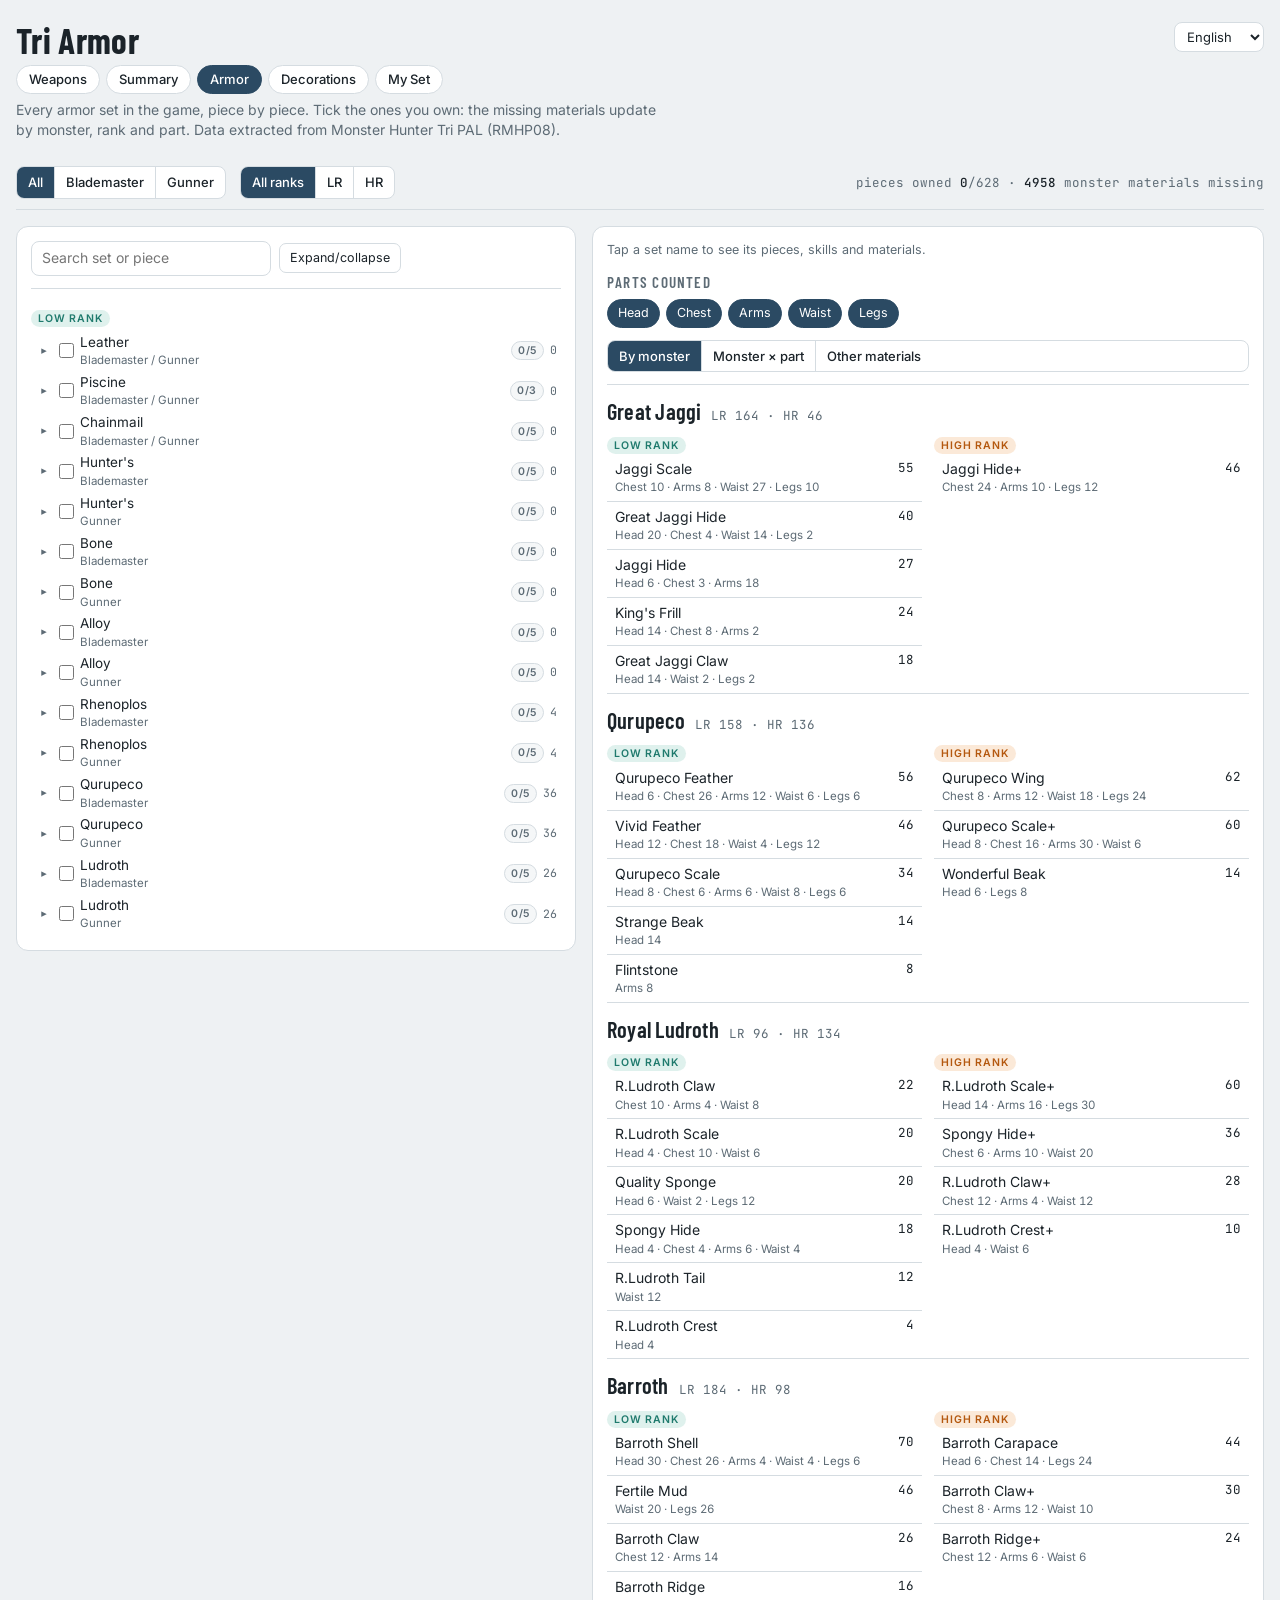
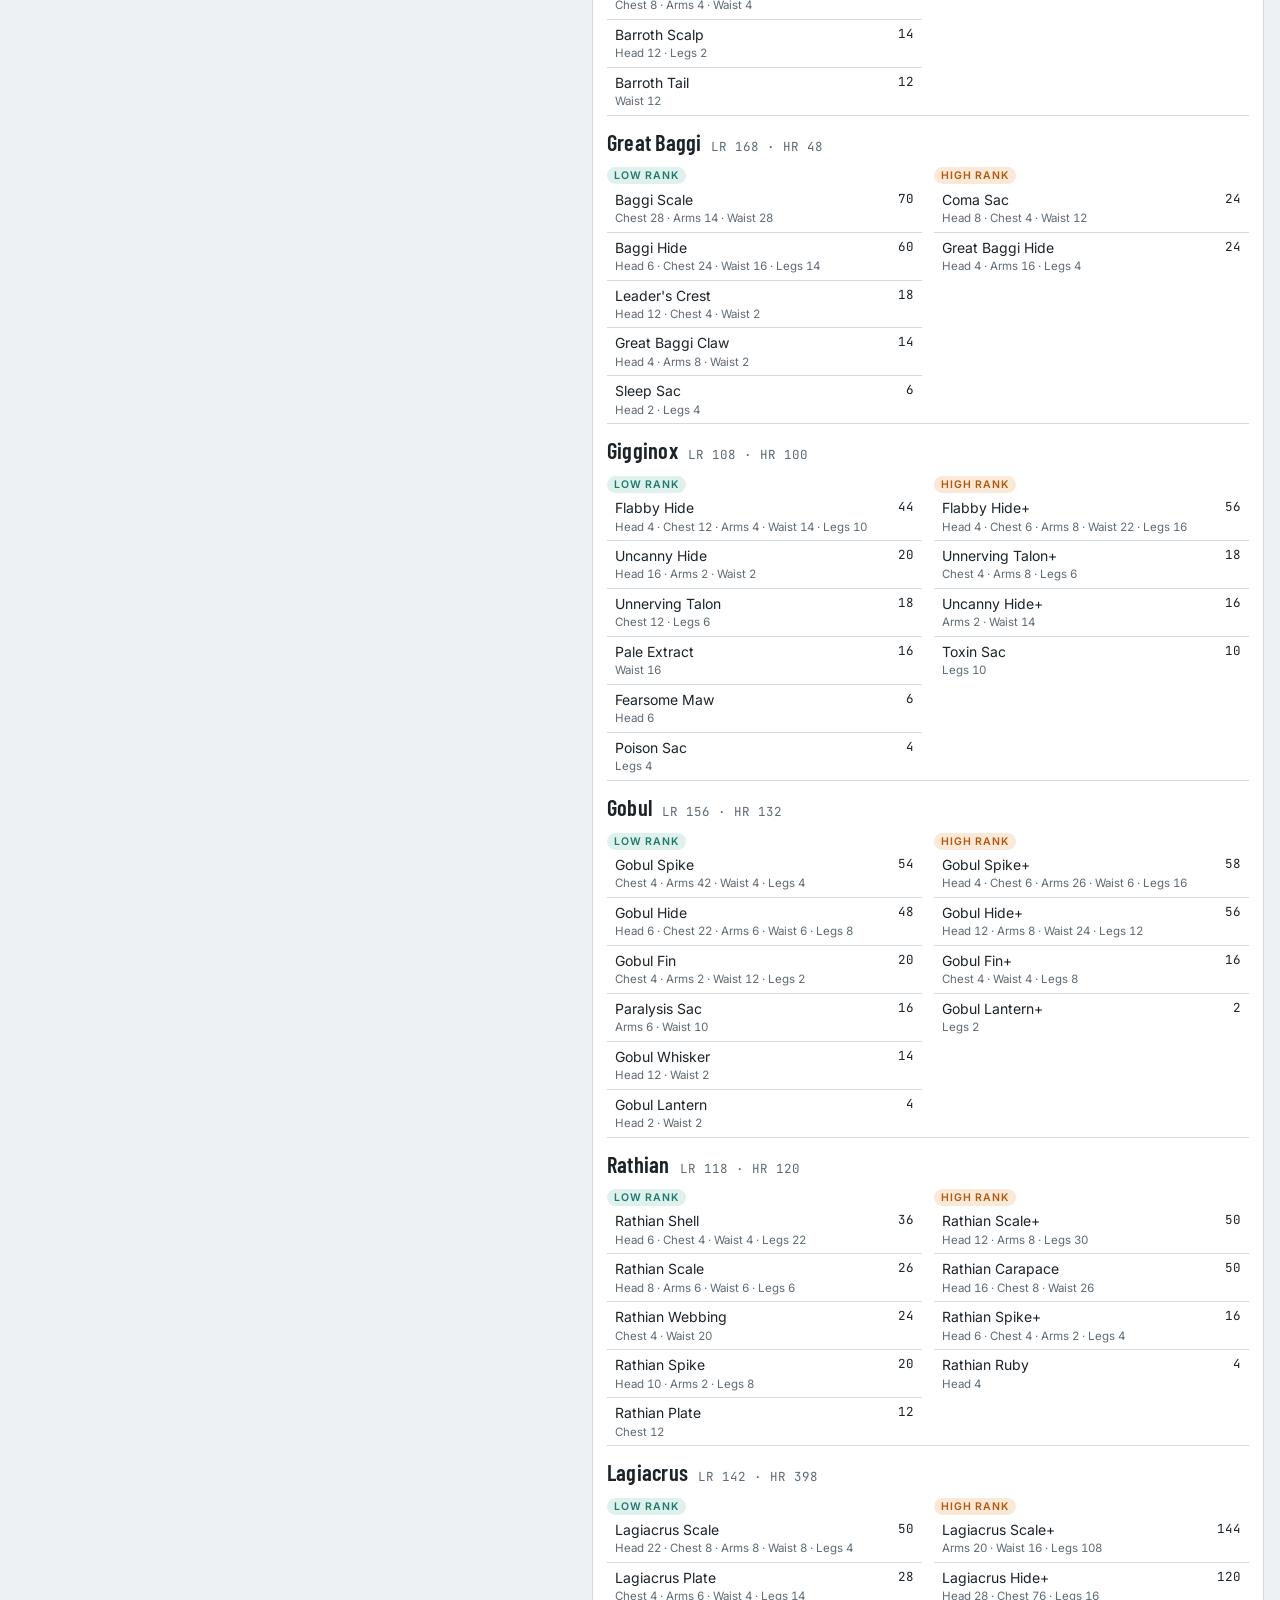
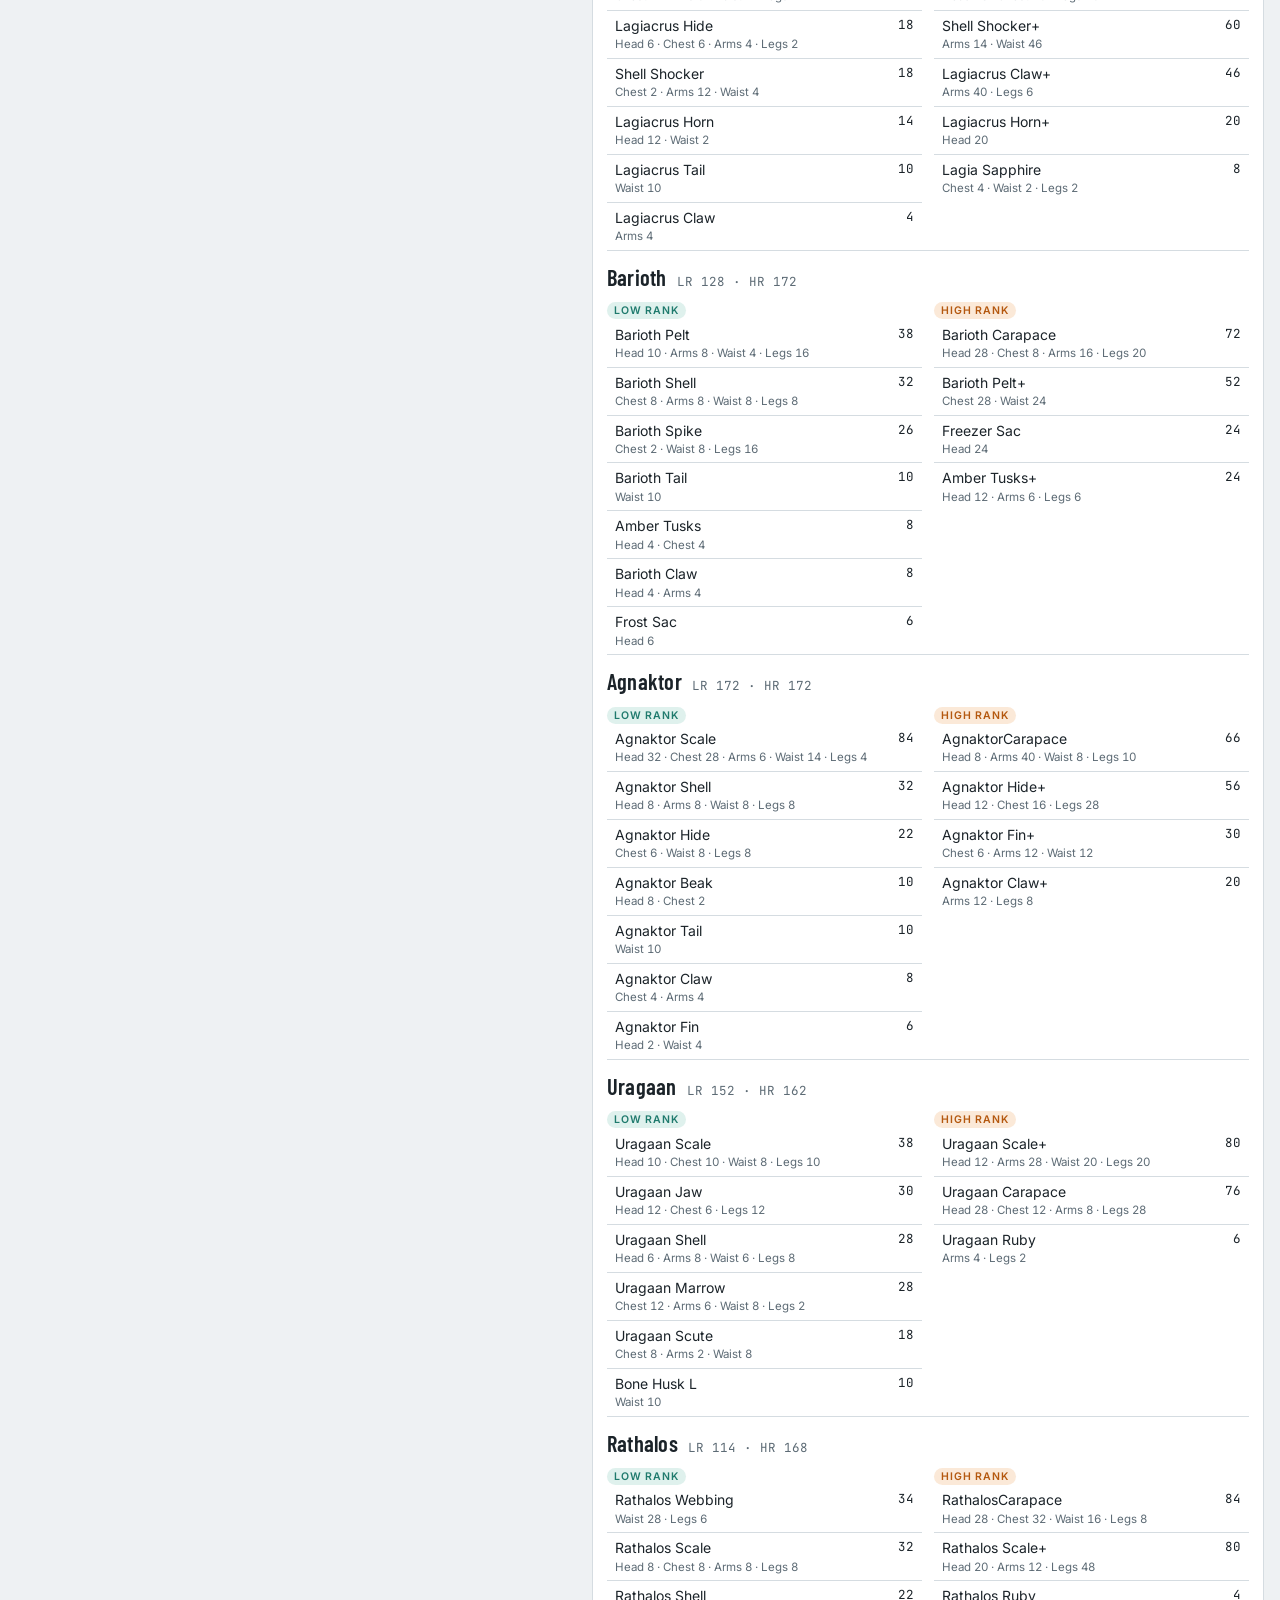
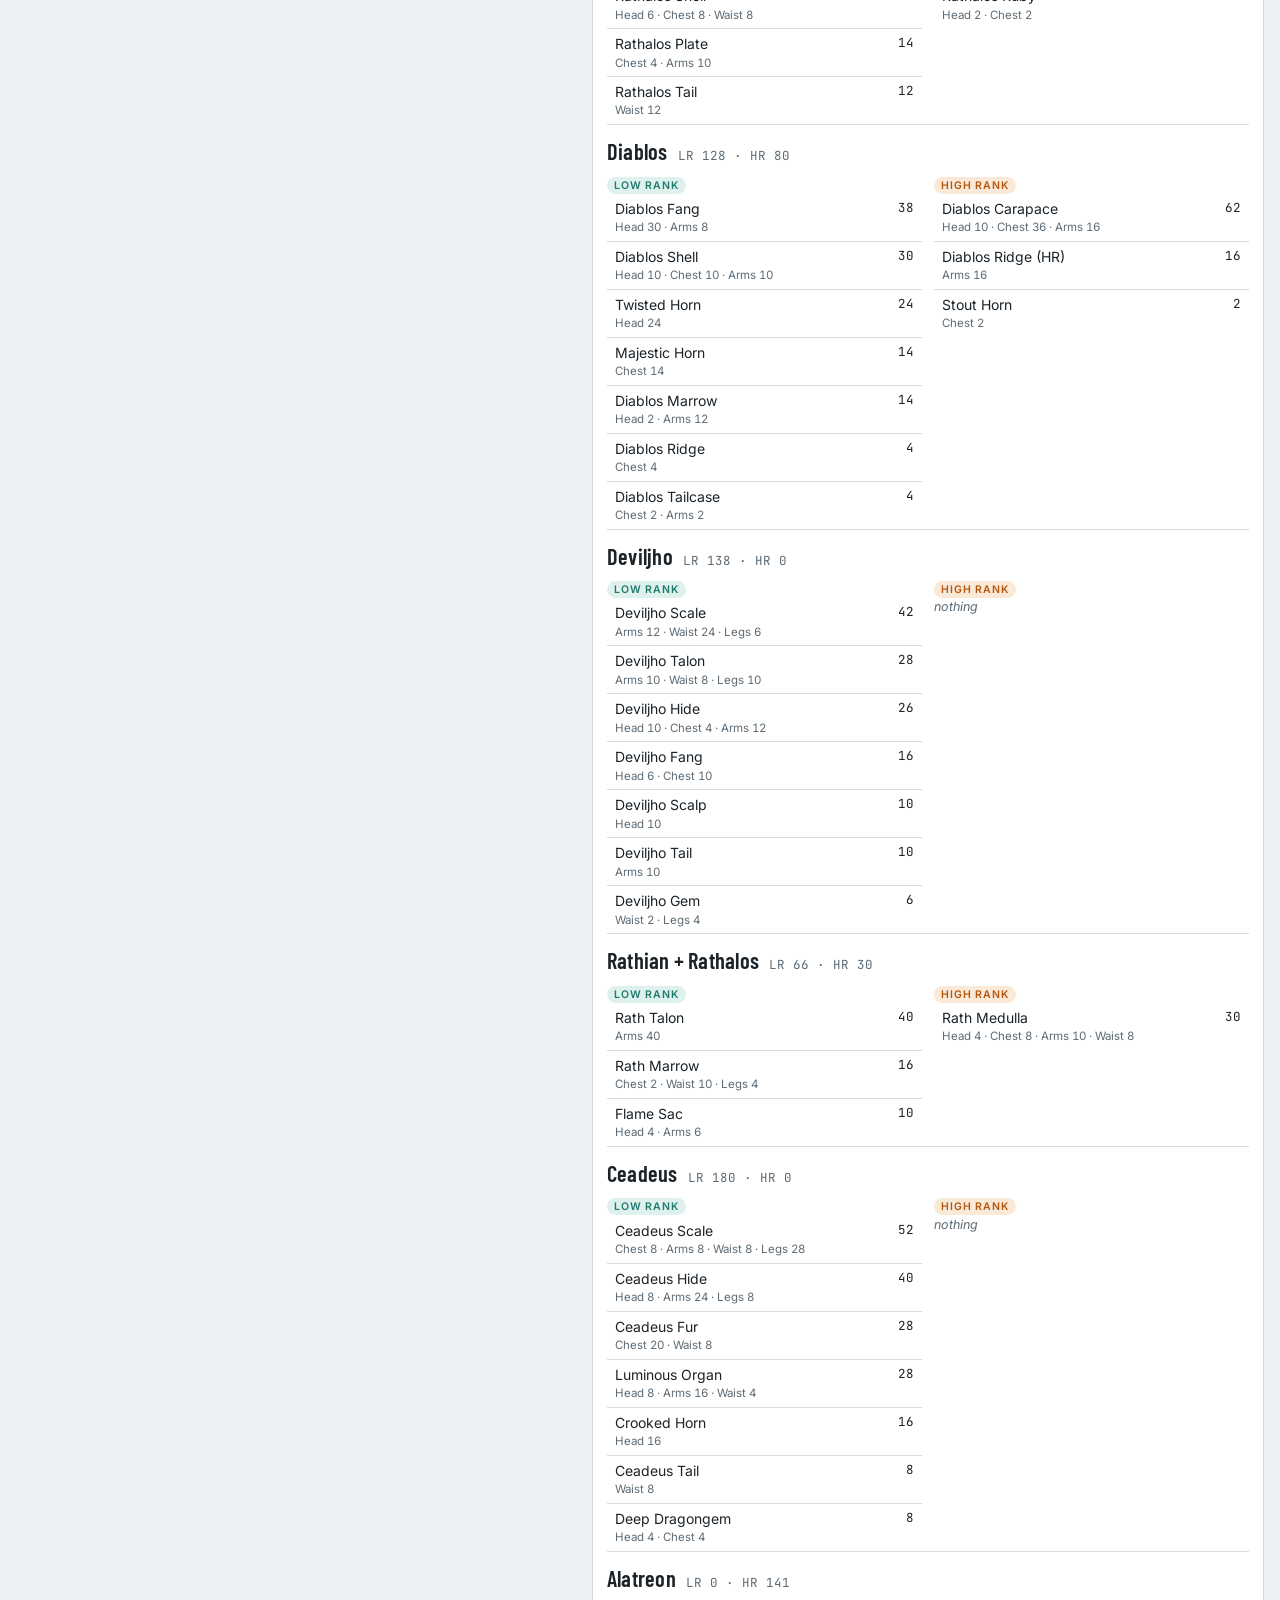
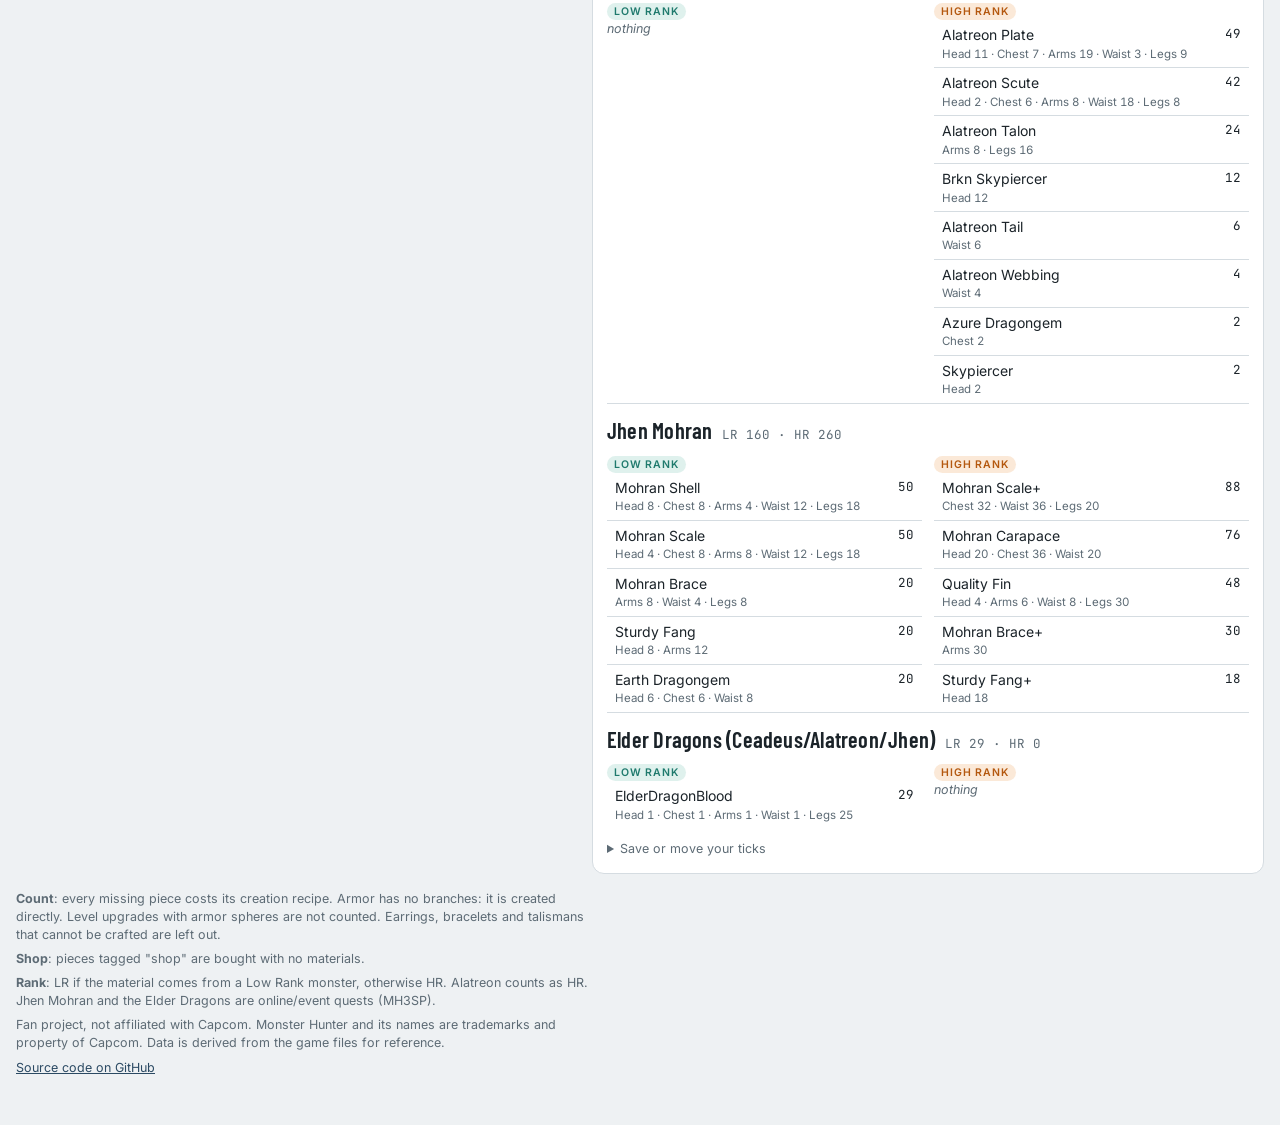
<file: docs/armature.html>
<!doctype html>
<html lang="it">
<head>
<meta charset="utf-8">
<meta name="viewport" content="width=device-width, initial-scale=1, viewport-fit=cover">
<title>Armature di Tri</title>
<meta name="description" content="Monster Hunter Tri: armi, armature, materiali per mostro e rank, percorso più breve. Nomi ufficiali PAL in 5 lingue.">
<link rel="preconnect" href="https://fonts.googleapis.com">
<link rel="stylesheet" href="https://fonts.googleapis.com/css2?family=Barlow+Condensed:wght@500;600;700&family=Inter:wght@400;500;600&family=JetBrains+Mono:wght@500&display=swap">
<style>
html{color-scheme:light}:root{padding-top:env(safe-area-inset-top,0px);padding-bottom:env(safe-area-inset-bottom,0px)}body{margin:0;font:14px/1.45 system-ui,-apple-system,"Segoe UI",sans-serif}img{max-width:100%}[hidden]{display:none!important}a{color:var(--accent)}
/* Layout: banco del fabbro, albero delle armi a sinistra e conto dei materiali a destra, impilati su telefono */
:root{
  --bg:#eef1f3; --panel:#ffffff; --fg:#1b2329; --muted:#5d6b75; --line:#d5dce1; --sunk:#f5f7f8;
  --lr:#1f7a6d; --lr-soft:#dff1ed; --hr:#b4580f; --hr-soft:#fbe9d8; --accent:#2b4a63; --on-accent:#ffffff; --own:#3f7d3a; --own-soft:#e3f0df;
  --f-head:"Barlow Condensed","Arial Narrow",system-ui,sans-serif;
  --f-body:Inter,system-ui,-apple-system,"Segoe UI",sans-serif;
  --f-num:"JetBrains Mono",ui-monospace,Menlo,Consolas,monospace;
}
@media (prefers-color-scheme: dark){:root:not([data-theme="light"]){
  --bg:#12171b; --panel:#1a2127; --fg:#e4e9ec; --muted:#93a1ab; --line:#2c363e; --sunk:#151b20;
  --lr:#5cc4b3; --lr-soft:#173430; --hr:#f0a35e; --hr-soft:#3a2614; --accent:#8fb3d1; --on-accent:#10161b; --own:#86c47e; --own-soft:#1d3119; color-scheme:dark}}
:root[data-theme="dark"]{
  --bg:#12171b; --panel:#1a2127; --fg:#e4e9ec; --muted:#93a1ab; --line:#2c363e; --sunk:#151b20;
  --lr:#5cc4b3; --lr-soft:#173430; --hr:#f0a35e; --hr-soft:#3a2614; --accent:#8fb3d1; --on-accent:#10161b; --own:#86c47e; --own-soft:#1d3119; color-scheme:dark}
*{box-sizing:border-box}
body{background:var(--bg);color:var(--fg);font-family:var(--f-body);font-size:14px;line-height:1.45}
body::before{content:"";position:fixed;inset:0 0 auto;height:env(safe-area-inset-top,0px);z-index:10;background:var(--bg)}
.wrap{max-width:1320px;margin:0 auto;padding-block:22px 48px;padding-left:max(16px,env(safe-area-inset-left,0px));padding-right:max(16px,env(safe-area-inset-right,0px));display:flex;flex-direction:column;gap:16px}
h1,h2,h3{font-family:var(--f-head);margin:0;text-wrap:balance;letter-spacing:.01em}
h1{font-size:2.2rem;font-weight:700;line-height:1.05}
h2{font-size:1.4rem;font-weight:600}
h3{font-size:.95rem;font-weight:600;text-transform:uppercase;letter-spacing:.08em;color:var(--muted)}
p{margin:0;max-width:72ch}
.lede{color:var(--muted)}
button,select,input,textarea{font:inherit;color:inherit}
button:focus-visible,input:focus-visible,select:focus-visible,textarea:focus-visible,summary:focus-visible{outline:2px solid var(--accent);outline-offset:2px}
.bar{display:flex;flex-wrap:wrap;gap:10px 14px;align-items:center;position:sticky;top:env(safe-area-inset-top,0px);z-index:6;background:var(--bg);padding-block:10px;border-bottom:1px solid var(--line)}
.seg{display:inline-flex;border:1px solid var(--line);border-radius:8px;overflow:hidden;background:var(--panel)}
.seg button{background:none;border:0;padding:6px 11px;cursor:pointer;font-size:13px;font-weight:500}
.seg button+button{border-left:1px solid var(--line)}
.seg button[aria-pressed="true"]{background:var(--accent);color:var(--on-accent)}
.chk{display:inline-flex;gap:6px;align-items:center;font-size:13px;cursor:pointer}
.stat{font-family:var(--f-num);font-size:12.5px;color:var(--muted);margin-left:auto}
.stat b{color:var(--fg);font-weight:500}
.btn{background:var(--panel);border:1px solid var(--line);border-radius:7px;padding:5px 10px;cursor:pointer;font-size:12.5px}
.btn:hover{border-color:var(--accent)}
.main{display:grid;grid-template-columns:minmax(0,5fr) minmax(0,6fr);gap:16px;align-items:start}
@media (max-width:900px){.main{grid-template-columns:1fr}}
.panel{background:var(--panel);border:1px solid var(--line);border-radius:12px;padding:14px;display:flex;flex-direction:column;gap:12px;min-width:0}
.tabs{display:flex;flex-wrap:wrap;gap:6px}
.tab{border:1px solid var(--line);background:var(--sunk);border-radius:99px;padding:4px 10px;cursor:pointer;font-size:12.5px;display:inline-flex;gap:6px;align-items:baseline}
.tab small{font-family:var(--f-num);color:var(--muted);font-size:11px}
.tab[aria-pressed="true"]{background:var(--accent);color:var(--on-accent);border-color:var(--accent)}
.tab[aria-pressed="true"] small{color:inherit;opacity:.8}
.row{display:flex;flex-wrap:wrap;gap:8px;align-items:center}
input[type=search]{flex:1 1 180px;min-width:0;background:var(--panel);border:1px solid var(--line);border-radius:8px;padding:6px 10px}
.tree{max-height:72vh;overflow:auto;border-top:1px solid var(--line);padding-top:6px}
@media (max-width:900px){.tree{max-height:none}}
.tree ul{list-style:none;margin:0;padding:0 0 0 16px;border-left:1px dashed var(--line)}
.tree>ul{padding-left:0;border-left:0}
.tree li{margin:0}
.node{display:flex;align-items:center;gap:6px;padding:2px 4px;border-radius:6px}
.node:hover{background:var(--sunk)}
.node.sel{background:var(--sunk);box-shadow:inset 2px 0 0 var(--accent)}
.node input{margin:0;accent-color:var(--own);width:15px;height:15px;flex:none}
.node .nm{background:none;border:0;padding:0;cursor:pointer;text-align:left;min-width:0;flex:1;display:flex;flex-direction:column}
.node .nm span{font-size:13.5px}
.node .nm small{font-size:11.5px;color:var(--muted)}
.node.own .nm span{color:var(--own)}
.node .cost{font-family:var(--f-num);font-size:11.5px;color:var(--muted);flex:none}
.node.own .cost{visibility:hidden}
.badge{font-size:10.5px;font-weight:600;letter-spacing:.05em;padding:1px 6px;border-radius:99px;background:var(--sunk);color:var(--muted);border:1px solid var(--line);flex:none}
.tog{width:18px;flex:none;background:none;border:0;cursor:pointer;color:var(--muted);padding:0;font-size:11px}
.tog.none{visibility:hidden}
.ref .nm span{font-style:italic;color:var(--muted)}
.hidden-c>ul{display:none}
.detail{background:var(--sunk);border:1px solid var(--line);border-radius:10px;padding:12px;display:flex;flex-direction:column;gap:8px}
.detail .rec{display:grid;grid-template-columns:repeat(auto-fit,minmax(200px,1fr));gap:10px}
.detail ul{margin:0;padding-left:16px}
.pill{display:inline-block;font:600 10.5px var(--f-body);letter-spacing:.08em;padding:2px 7px;border-radius:99px}
.pill.lr{background:var(--lr-soft);color:var(--lr)}.pill.hr{background:var(--hr-soft);color:var(--hr)}
table{border-collapse:collapse;width:100%;font-variant-numeric:tabular-nums}
th,td{padding:5px 8px;text-align:left;border-bottom:1px solid var(--line);vertical-align:top}
th{font:600 11px var(--f-body);text-transform:uppercase;letter-spacing:.06em;color:var(--muted)}
.n{text-align:right;font-family:var(--f-num);font-size:12.5px;white-space:nowrap}
tr:last-child td{border-bottom:0}
.scroll{overflow-x:auto}
.matrix td.z{color:var(--line)}
.matrix tbody tr{cursor:pointer}
.matrix tbody tr:hover td{background:var(--sunk)}
.matrix tfoot td{font-weight:600;border-top:2px solid var(--line)}
.mon{border-top:1px solid var(--line);padding-top:10px;display:flex;flex-direction:column;gap:6px;scroll-margin-top:120px}
.monh{display:flex;gap:10px;align-items:baseline;flex-wrap:wrap}
.monh .n{color:var(--muted)}
.cols{display:grid;grid-template-columns:1fr 1fr;gap:12px}
@media (max-width:560px){.cols{grid-template-columns:1fr}}
.cols>div{min-width:0}
.cols td:first-child small{display:block;color:var(--muted);font-size:11.5px}
.empty{color:var(--muted);font-style:italic;font-size:12.5px}
.done{color:var(--own);font-weight:500}
.note{font-size:12.5px;color:var(--muted)}
textarea{width:100%;min-height:60px;background:var(--panel);border:1px solid var(--line);border-radius:8px;padding:8px;font-family:var(--f-num);font-size:11.5px}
details>summary{cursor:pointer}
.badge.shop{background:var(--own-soft);color:var(--own);border-color:transparent}
.shopnote{font-size:12.5px;color:var(--own)}
ol.path{margin:0;padding-left:22px;display:flex;flex-direction:column;gap:8px}
ol.path>li>span{font-size:13.5px}
ul.pm{margin:2px 0 0;padding-left:16px;font-size:12.5px;color:var(--muted)}
.langsel{background:var(--panel);border:1px solid var(--line);border-radius:8px;padding:5px 8px;font-size:13px;flex:none}
.hbar{display:inline-block;height:6px;border-radius:3px;vertical-align:middle;margin-left:6px}
.hbar.lr{background:var(--lr)}.hbar.hr{background:var(--hr)}
.mat{display:flex;flex-direction:column}
.mat small{display:block}
.panel.mon{border-top:1px solid var(--line)}
#sum tbody tr:hover td{background:var(--sunk)}
.nav{display:flex;flex-wrap:wrap;gap:6px}
.nav a{font-size:13px;font-weight:500;text-decoration:none;color:var(--fg);border:1px solid var(--line);background:var(--panel);border-radius:99px;padding:4px 12px}
.nav a:hover{border-color:var(--accent)}
.nav a[aria-current="page"]{background:var(--accent);color:var(--on-accent);border-color:var(--accent)}
.sumt th,.sumt td{white-space:nowrap}
.sumt tbody tr{cursor:pointer}
.sumt tbody tr:hover td{background:var(--sunk)}
.sumt .g0{border-left:1px solid var(--line)}
.sumt .gh{text-align:center;border-left:1px solid var(--line);color:var(--fg)}
.sumt .sumc{background:var(--sunk);font-weight:600}
.sumt tfoot td{font-weight:600;border-top:2px solid var(--line)}
.z{color:var(--line)}
.mt th{font-size:10.5px}
.mt td.n{width:3.6em}
.sumt tr>:first-child{position:sticky;left:0;background:var(--panel);z-index:1}
.sumt tbody tr:hover>:first-child{background:var(--sunk)}
@media (max-width:600px){.sumt tr>:first-child{max-width:7.5em;white-space:normal}}
#jump{background:var(--panel);border:1px solid var(--line);border-radius:8px;padding:6px 8px;color:var(--fg)}
#sel td small,#out td small{display:block;color:var(--muted);font-size:11.5px}
#sel td{vertical-align:middle}
.btn.sm{padding:2px 9px;font-size:12px;flex:none}
#pick .node>.nm{cursor:pointer}
#pick span.nm{cursor:default}
#q{flex:none}
.nav.sub a{font-size:12px;padding:3px 10px}
.badge.neg{background:var(--hr-soft);color:var(--hr);border-color:transparent}
input.num{width:4.2em;background:var(--panel);border:1px solid var(--line);border-radius:8px;padding:5px 6px;color:var(--fg)}
.xb{background:none;border:0;color:inherit;cursor:pointer;padding:0 0 0 4px;font-size:13px}
.btn.go{background:var(--accent);color:var(--on-accent);border-color:var(--accent);font-weight:600}
.btn:disabled{opacity:.5;cursor:default}
.detail.res{gap:6px}
.detail.res table td{padding:3px 8px}
#res{display:flex;flex-direction:column;gap:10px}
:root{--bad:#b3261e;--bad-soft:#fbe4e2;--good:#2f6f3a;--good-soft:#e1f0e3}
@media (prefers-color-scheme: dark){:root:not([data-theme="light"]){--bad:#ff8a80;--bad-soft:#3d1b19;--good:#8fd19a;--good-soft:#1b3320}}
:root[data-theme="dark"]{--bad:#ff8a80;--bad-soft:#3d1b19;--good:#8fd19a;--good-soft:#1b3320}
.badge.bad{background:var(--bad-soft);color:var(--bad);border-color:transparent}
.badge.want{background:var(--good-soft);color:var(--good);border-color:transparent}
.badtxt{color:var(--bad)}
.pts{margin:4px 0 0;font-size:12.5px;line-height:1.7}

</style>
</head>
<body>
<div class="wrap">
  <header style="display:flex;flex-direction:column;gap:6px">
    <div class="row" style="justify-content:space-between;align-items:flex-start">
      <h1 id="h1" data-t="title_arm">Armature di Tri</h1>
      <select id="lang" class="langsel"></select>
    </div>
    <nav class="nav"><a href="index.html" data-t="nav_w"></a><a href="fucina.html" data-t="nav_f"></a><a href="armature.html" data-t="nav_a" aria-current="page"></a><a href="gioielli.html" data-t="nav_j"></a><a href="mio-set.html" data-t="nav_s"></a></nav>
    <p class="lede" data-t="lede_arm"></p>
  </header>

  <div class="bar">
    <div class="seg" role="group" id="clsseg"></div>
    <div class="seg" role="group" id="rkseg"></div>
    <span class="stat" id="stat"></span>
  </div>

  <div class="main">
    <section class="panel">
      <div class="row">
        <input type="search" id="q" data-tp="search_a">
        <button class="btn" id="expk" data-t="exp_k"></button>
      </div>
      <div class="tree" id="sets"></div>
    </section>

    <section class="panel">
      <div id="detail"></div>
      <div style="display:flex;flex-direction:column;gap:6px">
        <h3 data-t="filter_parts"></h3>
        <div class="tabs" id="pfilter" role="group"></div>
      </div>
      <div class="seg" role="group">
        <button data-view="mon" data-t="view_mon"></button>
        <button data-view="mat" data-t="view_part"></button>
        <button data-view="oth" data-t="view_oth"></button>
      </div>
      <div id="out"></div>
      <details>
        <summary class="note" data-t="save_sum"></summary>
        <div style="display:flex;flex-direction:column;gap:8px;margin-top:8px">
          <p class="note" data-t="save_help"></p>
          <textarea id="code" data-ta="save_sum"></textarea>
          <div class="row"><button class="btn" id="copy" data-t="copy"></button><button class="btn" id="load" data-t="load"></button><button class="btn" id="reset" data-t="reset"></button><span class="note" id="codemsg"></span></div>
        </div>
      </details>
    </section>
  </div>

  <footer class="note" style="display:flex;flex-direction:column;gap:6px">
    <p data-t="foot_arm"></p><p data-t="foot_arm_shop"></p><p data-t="foot_rank"></p>
    <p data-t="disclaimer"></p>
    <p><a href="https://github.com/SShikari-hue/MHTri-matscalculator" data-t="source"></a></p>
  </footer>
</div>

<script id="data" type="application/json">{"items":{"99":{"g":"oth","n":{"en":"Iron Ore","it":"Minerale ferro","fr":"Minerai de fer","es":"Mineral hierro","de":"Eisenerz"}},"100":{"g":"oth","n":{"en":"Earth Crystal","it":"Cristallo terra","fr":"Cristal de terre","es":"Cristal tierra","de":"Erdkristall"}},"101":{"g":"oth","n":{"en":"Machalite Ore","it":"Min. Machalite","fr":"Miner. Machalite","es":"Min. Machalita","de":"Machalit-Erz"}},"102":{"g":"oth","n":{"en":"Dragonite Ore","it":"Min. Dragonite","fr":"Miner. Dragonite","es":"Min. Dragonita","de":"Drachenit-Erz"}},"103":{"g":"oth","n":{"en":"Carbalite Ore","it":"Min. Carbalite","fr":"Miner. Carbalite","es":"Min. Carbalita","de":"Karbalit-Erz"}},"104":{"g":"gen","r":"LR","n":{"en":"Pelagicite Ore","it":"Min. Pelagicite","fr":"Mine. Pelagicite","es":"Min. Pelagicita","de":"Pelagizit-Erz"},"p":0.75},"105":{"g":"gen","r":"HR","n":{"en":"Bathycite Ore","it":"Min. Bathycite","fr":"Miner. Bathycite","es":"Min. Baticita","de":"Bathyzit-Erz"},"p":0.4},"106":{"g":"gen","r":"LR","n":{"en":"Firestone","it":"Pietra-di-fuoco","fr":"Pierre-feu","es":"Piedra fuego","de":"Feuerstein"},"p":0.1},"107":{"g":"oth","n":{"en":"Ice Crystal","it":"Crist. ghiaccio","fr":"Cristal glacé","es":"Cristal hielo","de":"Eiskristall"}},"108":{"g":"oth","n":{"en":"Lightcrystal","it":"Crist. di luce","fr":"Cristal lumière","es":"Cristal ligero","de":"Lichtkristall"}},"112":{"g":"oth","n":{"en":"Isisium","it":"Isisium","fr":"Isisium","es":"Isio","de":"Isisium"}},"113":{"g":"oth","n":{"en":"Gracium","it":"Gracium","fr":"Gracium","es":"Gracio","de":"Gracium"}},"119":{"g":"oth","n":{"en":"Gluehopper","it":"Cavall. adesiva","fr":"Saute-colle","es":"Pegamontes","de":"Bindegrashüpfer"}},"120":{"g":"oth","n":{"en":"Killer Beetle","it":"Scar. assassino","fr":"Scarabée tueur","es":"Escar. asesino","de":"Killerkäfer"}},"121":{"g":"oth","n":{"en":"Rare Scarab","it":"Raro scarabeo","fr":"Scarabée rare","es":"Escarabajo raro","de":"Seltener Skarab."}},"152":{"g":"oth","n":{"en":"Dragonbone Relic","it":"Reliq osso Drago","fr":"Relique os drag.","es":"Hueso de dragón","de":"Drachenkn.Relikt"}},"153":{"g":"gen","r":"LR","n":{"en":"Monster Bone S","it":"Osso mostro pic.","fr":"Os monstre petit","es":"H. monstr. pq.","de":"Monsterknochen S"},"p":0.3},"154":{"g":"gen","r":"LR","n":{"en":"Monster Bone M","it":"Osso mostro med.","fr":"Os monstre moyen","es":"H. monstr. med.","de":"Monsterknochen M"},"p":0.4},"155":{"g":"gen","r":"LR","n":{"en":"Monster Bone L","it":"Osso mostro gr.","fr":"Os monstre grand","es":"H. monstr. gr.","de":"Monsterknochen L"},"p":0.25},"164":{"g":"oth","n":{"en":"Hercudrome","it":"Hercudrome","fr":"Hercudrome","es":"Hercudrome","de":"Herkudrome"}},"169":{"g":"m","mon":"Rathian","r":"HR","n":{"en":"Rathian Scale+","it":"Scaglia Rathian+","fr":"Écaille Rathian+","es":"Escama Rathian+","de":"Rathian-Schuppe+"},"p":0.5},"170":{"g":"m","mon":"Rathian","r":"HR","n":{"en":"Rathian Carapace","it":"Carapace Rathian","fr":"Cuirasse Rathian","es":"Caparaz. Rathian","de":"RathianRückenPnz"},"p":0.71},"171":{"g":"m","mon":"Rathian + Rathalos","r":"HR","n":{"en":"Rath Medulla","it":"Midollo Rathian","fr":"Medulla Rath","es":"Cola Wyv. fuego","de":"Rath.-Rückenmark"},"p":0.22},"172":{"g":"m","mon":"Rathian","r":"HR","n":{"en":"Rathian Spike+","it":"Punta Rathian+","fr":"Pointe Rathian+","es":"Púa de Rathian +","de":"Rathian-Stachel+"},"p":0.13},"173":{"g":"m","mon":"Rathian","r":"HR","n":{"en":"Rathian Ruby","it":"Rubino Rathian","fr":"Rubis Rathian","es":"Rubí de Rathian","de":"Rathian-Rubin"},"p":0.03},"174":{"g":"m","mon":"Rathalos","r":"HR","n":{"en":"Rathalos Ruby","it":"Rubin Rathalos","fr":"Rubis Rathalos","es":"Rubí de Rathalos","de":"Rathalos-Rubin"},"p":0.04},"176":{"g":"m","mon":"Rathalos","r":"HR","n":{"en":"Rathalos Scale+","it":"Scagl. Rathalos+","fr":"Écail. Rathalos+","es":"Escama Rathalos+","de":"Rathal-Schuppe+"},"p":0.65},"177":{"g":"m","mon":"Rathalos","r":"HR","n":{"en":"RathalosCarapace","it":"Carap. Rathalos","fr":"Cuiras. Rathalos","es":"Capar. Rathalos","de":"RathalosRückPnz"},"p":0.34},"178":{"g":"m","mon":"Qurupeco","r":"HR","n":{"en":"Qurupeco Scale+","it":"Scagl. Qurupeco+","fr":"Écail. Qurupeco+","es":"Escama Qurupeco+","de":"Qurupeco-Schup.+"},"p":0.4},"180":{"g":"m","mon":"Qurupeco","r":"HR","n":{"en":"Wonderful Beak","it":"Splendido becco","fr":"Bec merveilleux","es":"Pico increíble","de":"Wunderb.Schnabel"},"p":0.3},"181":{"g":"m","mon":"Gigginox","r":"LR","n":{"en":"Unnerving Talon","it":"Artig. spettrale","fr":"Serre redoutable","es":"Garra turbadora","de":"Nervige Kralle"},"p":0.2},"182":{"g":"m","mon":"Gigginox","r":"LR","n":{"en":"Fearsome Maw","it":"Fauci temibili","fr":"Gueule terrif.","es":"Fauces temibles","de":"Schreckensrachen"},"p":0.12},"183":{"g":"gen","r":"HR","n":{"en":"Wyvern Stone","it":"Pietra-wyvern","fr":"Pierre de Wyvern","es":"Piedra de Wyvern","de":"Wyvern-Stein"},"p":0.06},"184":{"g":"m","mon":"Barioth","r":"HR","n":{"en":"Freezer Sac","it":"Sacca gelo","fr":"Poche de gel","es":"Bolsa congelante","de":"Frostbeutel"},"p":0.25},"187":{"g":"m","mon":"Gigginox","r":"HR","n":{"en":"Flabby Hide+","it":"Pelle vizza+","fr":"Cuir flasque+","es":"Piel blanda+","de":"Schwabbelhaut+"},"p":0.28},"188":{"g":"m","mon":"Gigginox","r":"HR","n":{"en":"Uncanny Hide+","it":"Pelle bizzarra+","fr":"Cuir étrange+","es":"Piel extraña+","de":"Gruselige Haut+"},"p":0.13},"189":{"g":"m","mon":"Gigginox","r":"HR","n":{"en":"Toxin Sac","it":"Sacca tossina","fr":"Poche de toxine","es":"Bolsa de toxinas","de":"Toxinbeutel"},"p":0.28},"190":{"g":"m","mon":"Gigginox","r":"HR","n":{"en":"Unnerving Talon+","it":"Artig spettrale+","fr":"Serre redout.+","es":"Garra turbadora+","de":"Nervige Kralle+"},"p":0.2},"196":{"g":"oth","n":{"en":"Bone","it":"Osso","fr":"Os","es":"Hueso","de":"Knochen"}},"270":{"g":"oth","n":{"en":"Mystery Bone","it":"Osso misterioso","fr":"Os mystère","es":"Hueso misterioso","de":"Rätselknochen"}},"274":{"g":"m","mon":"Rathian","r":"LR","n":{"en":"Rathian Scale","it":"Scaglia Rathian","fr":"Écaille Rathian","es":"Escama Rathian","de":"Rathian-Schuppe"},"p":0.73},"275":{"g":"m","mon":"Rathian","r":"LR","n":{"en":"Rathian Shell","it":"Corazza Rathian","fr":"Carapace Rathian","es":"Concha Rathian","de":"Rathian-Panzer"},"p":0.71},"276":{"g":"m","mon":"Rathian","r":"LR","n":{"en":"Rathian Webbing","it":"Membrana Rathian","fr":"Palmure Rathian","es":"Cincha Rathian","de":"Rathian-Gewebe"},"p":0.18},"277":{"g":"m","mon":"Rathian","r":"LR","n":{"en":"Rathian Spike","it":"Punta Rathian","fr":"Pointe Rathian","es":"Púa de Rathian","de":"Rathian-Stachel"},"p":0.1},"278":{"g":"m","mon":"Rathian","r":"LR","n":{"en":"Rathian Plate","it":"Piastra Rathian","fr":"Plaque Rathian","es":"Placa de Rathian","de":"Rathian-Platte"},"p":0.03},"279":{"g":"m","mon":"Rathian + Rathalos","r":"LR","n":{"en":"Flame Sac","it":"Sacca-fiamma","fr":"Poche de flamme","es":"Bolsa de llama","de":"Flammenbeutel"},"p":0.1},"281":{"g":"m","mon":"Rathalos","r":"LR","n":{"en":"Rathalos Scale","it":"Scaglia Rathalos","fr":"Écaille Rathalos","es":"Escama Rathalos","de":"Rathalos-Schuppe"},"p":0.66},"282":{"g":"m","mon":"Rathalos","r":"LR","n":{"en":"Rathalos Shell","it":"Corazza Rathalos","fr":"Carapa. Rathalos","es":"Concha Rathalos","de":"Rathalos-Panzer"},"p":0.42},"284":{"g":"m","mon":"Rathian + Rathalos","r":"LR","n":{"en":"Rath Marrow","it":"Midollo Rathalos","fr":"Moelle Rath","es":"Méd. Wyv. fuego","de":"Rathalos-Mark"},"p":0.18},"285":{"g":"m","mon":"Rathalos","r":"LR","n":{"en":"Rathalos Plate","it":"Piastra Rathalos","fr":"Plaque Rathalos","es":"Placa Rathalos","de":"Rathalos-Platte"},"p":0.03},"286":{"g":"m","mon":"Rathalos","r":"LR","n":{"en":"Rathalos Tail","it":"Coda di Rathalos","fr":"Queue Rathalos","es":"Cola de Rathalos","de":"Rathalos-Schweif"},"p":0.57},"287":{"g":"m","mon":"Qurupeco","r":"LR","n":{"en":"Qurupeco Scale","it":"Scaglia Qurupeco","fr":"Écail. Qurupeco","es":"Escama Qurupeco","de":"Qurupeco-Schuppe"},"p":0.45},"288":{"g":"m","mon":"Qurupeco","r":"LR","n":{"en":"Qurupeco Feather","it":"Piuma Qurupeco","fr":"Plume Qurupeco","es":"Pluma Qurupeco","de":"Qurupeco-Feder"},"p":0.55},"289":{"g":"m","mon":"Qurupeco","r":"LR","n":{"en":"Vivid Feather","it":"Piuma vivace","fr":"Plume vive","es":"Pluma viva","de":"Lebhafte Feder"},"p":0.12},"290":{"g":"m","mon":"Qurupeco","r":"LR","n":{"en":"Strange Beak","it":"Strano becco","fr":"Bec étrange","es":"Pico extraño","de":"Selts. Schnabel"},"p":0.6},"291":{"g":"m","mon":"Gigginox","r":"LR","n":{"en":"Flabby Hide","it":"Pelle vizza","fr":"Cuir flasque","es":"Piel blanda","de":"Schwabbelhaut"},"p":0.44},"292":{"g":"m","mon":"Gigginox","r":"LR","n":{"en":"Uncanny Hide","it":"Pelle bizzarra","fr":"Cuir étrange","es":"Piel extraña","de":"Gruselige Haut"},"p":0.24},"293":{"g":"m","mon":"Gigginox","r":"LR","n":{"en":"Poison Sac","it":"Sacca di Veleno","fr":"Poche de poison","es":"Bolsa de veneno","de":"Giftbeutel"},"p":0.36},"294":{"g":"m","mon":"Gigginox","r":"LR","n":{"en":"Pale Extract","it":"Estratto pallido","fr":"Extrait pâle","es":"Extracto pálido","de":"Helles Extrakt"},"p":0.4},"295":{"g":"m","mon":"Diablos","r":"LR","n":{"en":"Diablos Fang","it":"Zanna di Diablos","fr":"Croc Diablos","es":"Colmillo de Blos","de":"Diablos-Reißzahn"},"p":0.32},"296":{"g":"m","mon":"Diablos","r":"LR","n":{"en":"Diablos Shell","it":"Corazza Diablos","fr":"Carapace Diablos","es":"Concha Diablos","de":"Diablos-Panzer"},"p":0.63},"297":{"g":"m","mon":"Diablos","r":"LR","n":{"en":"Diablos Ridge","it":"Spina Diablos","fr":"Vertèbre Diablos","es":"Columna Diablos","de":"Diablos-Rückgrat"},"p":0.13},"298":{"g":"m","mon":"Diablos","r":"LR","n":{"en":"Diablos Tailcase","it":"Caudale Diablos","fr":"Étui queue Diab.","es":"Caja cola Diablo","de":"DiabSchweifschtz"},"p":0.4},"299":{"g":"m","mon":"Barroth","r":"LR","n":{"en":"Barroth Shell","it":"Corazza Barroth","fr":"Carapace Barroth","es":"Concha Barroth","de":"Barroth-Panzer"},"p":0.46},"300":{"g":"m","mon":"Barroth","r":"LR","n":{"en":"Barroth Ridge","it":"Spina Barroth","fr":"Vertèbre Barroth","es":"Lomo Barroth","de":"Barroth-Rückgrat"},"p":0.32},"301":{"g":"m","mon":"Barroth","r":"LR","n":{"en":"Barroth Claw","it":"Artiglio Barroth","fr":"Griffe Barroth","es":"Garra Barroth","de":"Barroth-Klaue"},"p":0.65},"302":{"g":"m","mon":"Barroth","r":"LR","n":{"en":"Barroth Tail","it":"Coda di Barroth","fr":"Queue Barroth","es":"Cola Barroth","de":"Barroth-Schweif"},"p":0.7},"303":{"g":"m","mon":"Barroth","r":"LR","n":{"en":"Barroth Scalp","it":"Calotta Barroth","fr":"Scalp Barroth","es":"Cuero c. Barroth","de":"Barroth-Skalp"},"p":0.8},"304":{"g":"gen","r":"HR","n":{"en":"Bird Wyvern Fang","it":"Zanna ucc wyvern","fr":"Croc wyv.aviaire","es":"Colm. ave Wyvern","de":"VogelwyvReißzahn"},"p":0.42},"305":{"g":"m","mon":"Great Jaggi","r":"LR","n":{"en":"Jaggi Hide","it":"Pelle di Jaggi","fr":"Cuir Jaggi","es":"Piel Jaggi","de":"Jaggi-Haut"},"p":0.43},"306":{"g":"m","mon":"Great Jaggi","r":"LR","n":{"en":"Jaggi Scale","it":"Scaglia di Jaggi","fr":"Écaille Jaggi","es":"Escama Jaggi","de":"Jaggi-Schuppe"},"p":0.42},"307":{"g":"m","mon":"Great Jaggi","r":"LR","n":{"en":"Great Jaggi Claw","it":"Artig Gran Jaggi","fr":"Griffe gd.Jaggi","es":"Garra Gran Jaggi","de":"Großjaggi-Klaue"},"p":0.36},"308":{"g":"m","mon":"Great Jaggi","r":"LR","n":{"en":"Great Jaggi Hide","it":"Pelle Gran Jaggi","fr":"Cuir gd.Jaggi","es":"Piel Gran Jaggi","de":"Großjaggi-Haut"},"p":0.43},"310":{"g":"m","mon":"Lagiacrus","r":"LR","n":{"en":"Lagiacrus Hide","it":"Pelle Lagiacrus","fr":"Cuir Lagiacrus","es":"Piel Lagiacrus","de":"Lagiacrus-Haut"},"p":0.7},"311":{"g":"m","mon":"Lagiacrus","r":"LR","n":{"en":"Lagiacrus Scale","it":"Scagl. Lagiacrus","fr":"Écail. Lagiacrus","es":"Escama Lagiacrus","de":"Lagiacrus-Schup."},"p":0.35},"312":{"g":"m","mon":"Lagiacrus","r":"LR","n":{"en":"Lagiacrus Claw","it":"Artig. Lagiacrus","fr":"Griffe Lagiacrus","es":"Garra Lagiacrus","de":"Lagiacrus-Klaue"},"p":0.43},"313":{"g":"m","mon":"Lagiacrus","r":"HR","n":{"en":"Shell Shocker+","it":"Corazza shock+","fr":"Électricarapace+","es":"Concha Choque+","de":"Panzerschocker+"},"p":0.48},"314":{"g":"m","mon":"Lagiacrus","r":"LR","n":{"en":"Lagiacrus Tail","it":"Coda Lagiacrus","fr":"Queue Lagiacrus","es":"Cola Lagiacrus","de":"LagiacrusSchweif"},"p":0.63},"315":{"g":"m","mon":"Lagiacrus","r":"LR","n":{"en":"Lagiacrus Plate","it":"Piast. Lagiacrus","fr":"Plaque Lagiacrus","es":"Placa Lagiacrus","de":"Lagiacrus-Platte"},"p":0.06},"316":{"g":"m","mon":"Royal Ludroth","r":"LR","n":{"en":"Spongy Hide","it":"Pelle spugnosa","fr":"Cuir spongieux","es":"Piel esponja","de":"Schwammige Haut"},"p":0.43},"317":{"g":"m","mon":"Royal Ludroth","r":"LR","n":{"en":"R.Ludroth Scale","it":"Scagl. Ludroth r","fr":"Écail.Ludroth R.","es":"Escama Ludroth","de":"K.LudrothSchuppe"},"p":0.35},"318":{"g":"m","mon":"Royal Ludroth","r":"LR","n":{"en":"R.Ludroth Claw","it":"Artig. Ludroth r","fr":"Grif.Ludroth R.","es":"Garra Ludroth","de":"K.LudrothKlaue"},"p":0.19},"319":{"g":"m","mon":"Royal Ludroth","r":"LR","n":{"en":"R.Ludroth Tail","it":"Coda Ludroth r","fr":"Queue Ludroth R.","es":"Cola Ludroth","de":"K.LudrothSchweif"},"p":0.65},"321":{"g":"oth","n":{"en":"Hydro Hide","it":"Pelle acquatica","fr":"Cuir aquatique","es":"Piel hidra","de":"Hydro-Haut"}},"322":{"g":"oth","n":{"en":"Immature Sponge","it":"Spugna giovane","fr":"Éponge immature","es":"Esponja inmadura","de":"Unreifer Schwamm"}},"323":{"g":"m","mon":"Gobul","r":"LR","n":{"en":"Gobul Spike","it":"Punta di Gobul","fr":"Pointe Gobul","es":"Púa de Gobul","de":"Gobul-Stachel"},"p":0.44},"324":{"g":"m","mon":"Gobul","r":"LR","n":{"en":"Gobul Hide","it":"Pelle di Gobul","fr":"Cuir Gobul","es":"Piel de Gobul","de":"Gobul-Haut"},"p":0.38},"325":{"g":"m","mon":"Gobul","r":"LR","n":{"en":"Paralysis Sac","it":"Sacca paralizz.","fr":"Poche paralysie","es":"Bolsa parálisis","de":"Lähmbeutel"},"p":0.28},"326":{"g":"m","mon":"Gobul","r":"LR","n":{"en":"Gobul Fin","it":"Pinna di Gobul","fr":"Nageoire Gobul","es":"Aleta de Gobul","de":"Gobul-Flosse"},"p":0.32},"329":{"g":"m","mon":"Gobul","r":"LR","n":{"en":"Gobul Lantern","it":"Lanterna Gobul","fr":"Lanterne Gobul","es":"Farol de Gobul","de":"Gobul-Laterne"},"p":1.0},"338":{"g":"oth","n":{"en":"Blue Kelbi Horn","it":"Corno Kelbi blu","fr":"Corn.Kelbi bleue","es":"Cuer. Kelbi azul","de":"BlauesKelbi-Horn"}},"341":{"g":"gen","r":"HR","n":{"en":"Monster Fluid","it":"Fluido di mostro","fr":"Fluide monstre","es":"Fluido monstruo","de":"Monsterfluid"},"p":0.14},"359":{"g":"gen","r":"LR","n":{"en":"Wyvern Claw","it":"Artiglio wyvern","fr":"Griffe de Wyvern","es":"Garra de Wyvern","de":"Wyvern-Klaue"},"p":0.25},"379":{"g":"coin","n":{"en":"Agnaktor Coin","it":"Moneta Agnaktor","fr":"Pièce Agnaktor","es":"Moneda Agnaktor","de":"Agnaktor-Münze"}},"385":{"g":"m","mon":"Rathian + Rathalos","r":"LR","n":{"en":"Rath Talon","it":"Artig. Rathalos","fr":"Griffe Rath","es":"Garra Wyv. fuego","de":"Rathalos-Kralle"},"p":0.7},"386":{"g":"m","mon":"Diablos","r":"LR","n":{"en":"Twisted Horn","it":"Corno contorto","fr":"Corne tordue","es":"Cuerno retorcido","de":"Gedrehtes Horn"},"p":0.92},"387":{"g":"m","mon":"Diablos","r":"LR","n":{"en":"Majestic Horn","it":"Corno maestoso","fr":"Corne grandiose","es":"Cuerno majest.","de":"Erhabenes Horn"},"p":0.08},"403":{"g":"m","mon":"Royal Ludroth","r":"LR","n":{"en":"R.Ludroth Crest","it":"Cresta Ludroth r","fr":"Crête Ludroth R.","es":"Cresta Ludroth","de":"K.Ludroth-Kamm"},"p":0.8},"404":{"g":"m","mon":"Barioth","r":"LR","n":{"en":"Barioth Shell","it":"Corazza Barioth","fr":"Carapace Barioth","es":"Concha Barioth","de":"Barioth-Panzer"},"p":0.45},"406":{"g":"m","mon":"Barioth","r":"LR","n":{"en":"Amber Tusks","it":"Zanne ambra","fr":"Défenses ambre","es":"Colmillos ámbar","de":"Bernsteinhauer"},"p":0.37},"407":{"g":"m","mon":"Barioth","r":"LR","n":{"en":"Barioth Claw","it":"Artiglio Barioth","fr":"Griffe Barioth","es":"Garra Barioth","de":"Barioth-Klaue"},"p":0.38},"408":{"g":"m","mon":"Barioth","r":"LR","n":{"en":"Barioth Spike","it":"Punta di Barioth","fr":"Pointe Barioth","es":"Púa Barioth","de":"Barioth-Stachel"},"p":0.24},"409":{"g":"m","mon":"Barioth","r":"LR","n":{"en":"Frost Sac","it":"Sacca-gelo","fr":"Poche de givre","es":"Bolsa helada","de":"Frostbeutel"},"p":0.28},"410":{"g":"m","mon":"Uragaan","r":"LR","n":{"en":"Uragaan Shell","it":"Corazza Uragaan","fr":"Carapace Uragaan","es":"Concha Uragaan","de":"Uragaan-Panzer"},"p":0.34},"411":{"g":"m","mon":"Uragaan","r":"LR","n":{"en":"Uragaan Scute","it":"Placca Uragaan","fr":"Scutum Uragaan","es":"Placa Uragaan","de":"Uragaan-Schild"},"p":0.32},"412":{"g":"m","mon":"Uragaan","r":"LR","n":{"en":"Uragaan Marrow","it":"Midollo Uragaan","fr":"Moelle Uragaan","es":"Médula Uragaan","de":"Uragaan-Mark"},"p":0.1},"413":{"g":"m","mon":"Uragaan","r":"LR","n":{"en":"Uragaan Jaw","it":"Mascella Uragaan","fr":"Mâchoire Uragaan","es":"Mandíb. Uragaan","de":"Uragaan-Kiefer"},"p":0.74},"414":{"g":"m","mon":"Agnaktor","r":"LR","n":{"en":"Agnaktor Shell","it":"Corazza Agnaktor","fr":"Carapa. Agnaktor","es":"Concha Agnaktor","de":"Agnaktor-Panzer"},"p":0.4},"416":{"g":"m","mon":"Agnaktor","r":"LR","n":{"en":"Agnaktor Fin","it":"Pinna Agnaktor","fr":"Nageoi. Agnaktor","es":"Aleta Agnaktor","de":"Agnaktor-Flosse"},"p":0.5},"417":{"g":"m","mon":"Agnaktor","r":"LR","n":{"en":"Agnaktor Claw","it":"Artig. Agnaktor","fr":"Griffe Agnaktor","es":"Garra Agnaktor","de":"Agnaktor-Klaue"},"p":0.54},"418":{"g":"m","mon":"Agnaktor","r":"LR","n":{"en":"Agnaktor Scale","it":"Scaglia Agnaktor","fr":"Écaille Agnaktor","es":"Escama Agnaktor","de":"Agnaktor-Schuppe"},"p":0.37},"419":{"g":"m","mon":"Agnaktor","r":"LR","n":{"en":"Agnaktor Beak","it":"Becco Agnaktor","fr":"Bec Agnaktor","es":"Pico Agnaktor","de":"Agnakt.Schnabel"},"p":0.64},"420":{"g":"m","mon":"Great Jaggi","r":"LR","n":{"en":"King's Frill","it":"Collare regale","fr":"Collerette roi","es":"Adorno Real","de":"Königsrüsche"},"p":0.35},"422":{"g":"m","mon":"Gobul","r":"LR","n":{"en":"Gobul Whisker","it":"Baffo di Gobul","fr":"Moustache Gobul","es":"Bigotes Gobul","de":"Gobul-Barthaar"},"p":0.65},"423":{"g":"m","mon":"Lagiacrus","r":"LR","n":{"en":"Shell Shocker","it":"Corazza shock","fr":"Électricarapace","es":"Concha Choque","de":"Panzerschocker"},"p":0.65},"424":{"g":"m","mon":"Lagiacrus","r":"LR","n":{"en":"Lagiacrus Horn","it":"Corno Lagiacrus","fr":"Corne Lagiacrus","es":"Cuerno Lagiacrus","de":"Lagiacrus-Horn"},"p":0.64},"425":{"g":"m","mon":"Qurupeco","r":"LR","n":{"en":"Flintstone","it":"Pietra focaia","fr":"Silex","es":"Pedernal","de":"Zündstein"},"p":0.35},"426":{"g":"m","mon":"Barioth","r":"LR","n":{"en":"Barioth Tail","it":"Coda di Barioth","fr":"Queue Barioth","es":"Cola Barioth","de":"Barioth-Schweif"},"p":0.54},"433":{"g":"m","mon":"Alatreon","r":"HR","n":{"en":"Alatreon Scute","it":"Placca Alatreon","fr":"Scutum Alatreon","es":"Placa Alatreon","de":"Alatreon-Schild"},"p":0.33},"434":{"g":"m","mon":"Alatreon","r":"HR","n":{"en":"Alatreon Plate","it":"Piastra Alatreon","fr":"Plaque Alatreon","es":"Escama Alatreon","de":"Alatreon-Platte"},"p":0.38},"435":{"g":"m","mon":"Alatreon","r":"HR","n":{"en":"Alatreon Talon","it":"Artig. Alatreon","fr":"Griffe Alatreon","es":"Garra Alatreon","de":"Alatreon-Kralle"},"p":0.62},"436":{"g":"m","mon":"Alatreon","r":"HR","n":{"en":"Azure Dragongem","it":"GemmaDrago azz.","fr":"Gem.dragon azur","es":"Gema celeste","de":"Azurdrachenstein"},"p":0.04},"437":{"g":"m","mon":"Alatreon","r":"HR","n":{"en":"Skypiercer","it":"Foracielo","fr":"Perce-ciel","es":"Cortacielos","de":"Himmelsdorn"},"p":0.15},"451":{"g":"m","mon":"Barioth","r":"HR","n":{"en":"Barioth Carapace","it":"Carapace Barioth","fr":"Cuirasse Barioth","es":"Caparaz. Barioth","de":"BariothRückenpnz"},"p":0.36},"452":{"g":"m","mon":"Barioth","r":"HR","n":{"en":"Barioth Pelt+","it":"Pelle Barioth+","fr":"Peau Barioth+","es":"Piel Barioth+","de":"Barioth-Pelz+"},"p":0.47},"453":{"g":"m","mon":"Barioth","r":"HR","n":{"en":"Amber Tusks+","it":"Zanne ambra+","fr":"Défenses ambre+","es":"Colmillos ámbar+","de":"Bernsteinhauer+"},"p":0.45},"455":{"g":"m","mon":"Diablos","r":"LR","n":{"en":"Diablos Marrow","it":"Midollo Diablos","fr":"Moelle Diablos","es":"Médula Diablos","de":"Diablos-Mark"},"p":0.1},"456":{"g":"m","mon":"Diablos","r":"HR","n":{"en":"Diablos Carapace","it":"Carap. Diablos","fr":"Cuirasse Diablos","es":"Caparaz. Diablos","de":"DiablosRückenpnz"},"p":0.56},"457":{"g":"m","mon":"Diablos","r":"HR","n":{"en":"Diablos Ridge (HR)","it":"Spina Diablos (HR)","fr":"Vertèbre Diablos (HR)","es":"Tórax de Diablos (HR)","de":"Diablos-Rückgrat (HR)"},"p":0.12},"458":{"g":"m","mon":"Diablos","r":"HR","n":{"en":"Stout Horn","it":"Corno Duro","fr":"Corne épaisse","es":"Cuerno sólido","de":"Robustes Horn"},"p":0.12},"459":{"g":"m","mon":"Ceadeus","r":"LR","n":{"en":"Ceadeus Hide","it":"Pelle di Ceadeus","fr":"Cuir Ceadeus","es":"Piel Ceadeus","de":"Ceadeus-Haut"},"p":0.52},"461":{"g":"m","mon":"Ceadeus","r":"LR","n":{"en":"Ceadeus Fur","it":"Pelo di Ceadeus","fr":"Fourrure Ceadeus","es":"Pelaje Ceadeus","de":"Ceadeus-Fell"},"p":0.68},"462":{"g":"m","mon":"Ceadeus","r":"LR","n":{"en":"Ceadeus Tail","it":"Coda di Ceadeus","fr":"Queue Ceadeus","es":"Cola Ceadeus","de":"Ceadeus-Schweif"},"p":0.78},"463":{"g":"m","mon":"Ceadeus","r":"LR","n":{"en":"Luminous Organ","it":"Organo luminoso","fr":"Organe lumineux","es":"Órgano luminoso","de":"Leuchtorgan"},"p":0.15},"464":{"g":"m","mon":"Ceadeus","r":"LR","n":{"en":"Deep Dragongem","it":"GemmaDragoAbisso","fr":"Gem.dragon prof.","es":"Gema profunda","de":"Tiefdrachenstein"},"p":0.02},"465":{"g":"m","mon":"Ceadeus","r":"LR","n":{"en":"Crooked Horn","it":"Corno ritorto","fr":"Corne courbée","es":"Cuerno torcido","de":"Schiefes Horn"},"p":0.53},"466":{"g":"m","mon":"Draghi anziani (Ceadeus/Alatreon/Jhen)","r":"LR","n":{"en":"ElderDragonBlood","it":"Sangue Drago anz","fr":"Sang Anc. dragon","es":"Sangre dr. anc.","de":"DrachÄltestBlut"},"p":0.08},"467":{"g":"m","mon":"Jhen Mohran","r":"LR","n":{"en":"Mohran Shell","it":"Corazza Mohran","fr":"Carapace Mohran","es":"Concha Mohran","de":"Mohran-Panzer"},"p":0.58},"468":{"g":"m","mon":"Jhen Mohran","r":"LR","n":{"en":"Mohran Brace","it":"Anello di Mohran","fr":"Attelle Mohran","es":"Sujeción Mohran","de":"Mohran-Schiene"},"p":0.65},"469":{"g":"m","mon":"Jhen Mohran","r":"LR","n":{"en":"Mohran Scale","it":"Scaglia Mohran","fr":"Écaille Mohran","es":"Escama Mohran","de":"Mohran-Schuppe"},"p":0.32},"470":{"g":"m","mon":"Jhen Mohran","r":"LR","n":{"en":"Sturdy Fang","it":"Zanna robusta","fr":"Croc solide","es":"Colmillo fuerte","de":"Fester Reißzahn"},"p":0.75},"471":{"g":"m","mon":"Jhen Mohran","r":"LR","n":{"en":"Earth Dragongem","it":"GemmaDrago Terra","fr":"Gem.dragon terre","es":"Gema de tierra","de":"Erddrachenstein"},"p":0.02},"472":{"g":"m","mon":"Jhen Mohran","r":"HR","n":{"en":"Mohran Carapace","it":"Carapace Mohran","fr":"Cuirasse Mohran","es":"Caparazón Mohran","de":"Mohran-Rückenpnz"},"p":0.4},"473":{"g":"m","mon":"Jhen Mohran","r":"HR","n":{"en":"Mohran Scale+","it":"Scaglia Mohran+","fr":"Écaille Mohran+","es":"Escama Mohran+","de":"Mohran-Schuppe+"},"p":0.31},"474":{"g":"m","mon":"Jhen Mohran","r":"HR","n":{"en":"Sturdy Fang+","it":"Zanna robusta+","fr":"Croc solide+","es":"Colmillo fuerte+","de":"Fester Reißzahn+"},"p":0.58},"475":{"g":"m","mon":"Jhen Mohran","r":"HR","n":{"en":"Mohran Brace+","it":"Anello Mohran+","fr":"Attelle Mohran+","es":"Sujeción Mohran+","de":"Mohran-Schiene+"},"p":0.65},"476":{"g":"m","mon":"Barroth","r":"HR","n":{"en":"Barroth Carapace","it":"Carapace Barroth","fr":"Carapace Barroth","es":"Caparaz. Barroth","de":"BarrothRückenpnz"},"p":0.44},"477":{"g":"m","mon":"Barroth","r":"HR","n":{"en":"Barroth Ridge+","it":"Spina Barroth+","fr":"Vert. Barroth+","es":"Lomo Barroth+","de":"BarrothRückgrat+"},"p":0.34},"478":{"g":"m","mon":"Barroth","r":"HR","n":{"en":"Barroth Claw+","it":"Artig. Barroth+","fr":"Griffe Barroth+","es":"Garra Barroth+","de":"Barroth-Klaue+"},"p":0.58},"479":{"g":"m","mon":"Uragaan","r":"LR","n":{"en":"Uragaan Scale","it":"Scaglia Uragaan","fr":"Écaille Uragaan","es":"Escama Uragaan","de":"Uragaan-Schuppe"},"p":0.86},"481":{"g":"m","mon":"Uragaan","r":"HR","n":{"en":"Uragaan Ruby","it":"Rubino Uragaan","fr":"Rubis Uragaan","es":"Rubí Uragaan","de":"Uragaan-Rubin"},"p":0.05},"482":{"g":"m","mon":"Uragaan","r":"HR","n":{"en":"Uragaan Carapace","it":"Carapace Uragaan","fr":"Cuirasse Uragaan","es":"Caparaz. Uragaan","de":"UragaanRückenpnz"},"p":0.31},"483":{"g":"m","mon":"Deviljho","r":"LR","n":{"en":"Deviljho Hide","it":"Pelle Deviljho","fr":"Cuir Deviljho","es":"Piel Deviljho","de":"Dämonjho-Haut"},"p":0.28},"484":{"g":"m","mon":"Deviljho","r":"LR","n":{"en":"Deviljho Scale","it":"Scaglia Deviljho","fr":"Écaille Deviljho","es":"Escama Deviljho","de":"Dämonjho-Schuppe"},"p":0.39},"485":{"g":"m","mon":"Deviljho","r":"LR","n":{"en":"Deviljho Talon","it":"Artig. Deviljho","fr":"Griffe Deviljho","es":"Garra Deviljho","de":"Dämonjho-Kralle"},"p":0.3},"486":{"g":"m","mon":"Deviljho","r":"LR","n":{"en":"Deviljho Fang","it":"Zanna Deviljho","fr":"Croc Deviljho","es":"Colm. Deviljho","de":"Dämonjho-Reißz."},"p":0.65},"487":{"g":"m","mon":"Deviljho","r":"LR","n":{"en":"Deviljho Gem","it":"Gemma Deviljho","fr":"Gemme Deviljho","es":"Gema Deviljho","de":"Dämonjho-Stein"},"p":0.04},"488":{"g":"m","mon":"Deviljho","r":"LR","n":{"en":"Deviljho Scalp","it":"Calotta Deviljho","fr":"Scalp Deviljho","es":"Cue. c. Deviljho","de":"Dämonjho-Skalp"},"p":0.4},"489":{"g":"m","mon":"Deviljho","r":"LR","n":{"en":"Deviljho Tail","it":"Coda di Deviljho","fr":"Queue Deviljho","es":"Cola Deviljho","de":"Dämonjho-Schweif"},"p":0.59},"490":{"g":"m","mon":"Royal Ludroth","r":"LR","n":{"en":"Quality Sponge","it":"Spugna qualità","fr":"Éponge qualité","es":"Esponja calidad","de":"Qualitätsschwamm"},"p":0.37},"491":{"g":"m","mon":"Royal Ludroth","r":"HR","n":{"en":"Spongy Hide+","it":"Pelle spugnosa+","fr":"Cuir spongieux+","es":"Piel esponja+","de":"Schwammige Haut+"},"p":0.32},"493":{"g":"m","mon":"Royal Ludroth","r":"HR","n":{"en":"R.Ludroth Claw+","it":"Art. Ludroth r+","fr":"Grif.Ludroth R.+","es":"Garra Ludroth+","de":"K.LudrothKlaue+"},"p":0.16},"494":{"g":"m","mon":"Royal Ludroth","r":"HR","n":{"en":"R.Ludroth Crest+","it":"Cres. Ludroth r+","fr":"Crt Ludroth R.+","es":"Cresta Ludroth+","de":"K.LudrothKamm+"},"p":0.18},"495":{"g":"m","mon":"Gobul","r":"HR","n":{"en":"Gobul Spike+","it":"Punta di Gobul+","fr":"Pointe Gobul+","es":"Púa de Gobul+","de":"Gobul-Stachel+"},"p":0.28},"497":{"g":"m","mon":"Gobul","r":"HR","n":{"en":"Gobul Lantern+","it":"Lanterna Gobul+","fr":"Lanterne Gobul+","es":"Farol de Gobul+","de":"Gobul-Laterne+"},"p":0.14},"498":{"g":"m","mon":"Gobul","r":"HR","n":{"en":"Gobul Fin+","it":"Pinna di Gobul+","fr":"Nageoire Gobul+","es":"Aleta de Gobul+","de":"Gobul-Flosse+"},"p":0.38},"499":{"g":"m","mon":"Lagiacrus","r":"HR","n":{"en":"Lagiacrus Hide+","it":"Pelle Lagiacrus+","fr":"Cuir Lagiacrus+","es":"Piel Lagiacrus+","de":"Lagiacrus-Haut+"},"p":0.5},"500":{"g":"m","mon":"Lagiacrus","r":"HR","n":{"en":"Lagiacrus Scale+","it":"Scag. Lagiacrus+","fr":"Écail.Lagiacrus+","es":"Esc. Lagiacrus+","de":"LagiacrusSchup+"},"p":0.33},"501":{"g":"m","mon":"Lagiacrus","r":"HR","n":{"en":"Lagiacrus Claw+","it":"Art. Lagiacrus+","fr":"Grif. Lagiacrus+","es":"Garra Lagiacrus+","de":"Lagiacrus-Klaue+"},"p":0.37},"502":{"g":"m","mon":"Lagiacrus","r":"HR","n":{"en":"Lagiacrus Horn+","it":"Corno Lagiacrus+","fr":"Corne Lagiacrus+","es":"Cuer. Lagiacrus+","de":"Lagiacrus-Horn+"},"p":0.42},"503":{"g":"m","mon":"Lagiacrus","r":"HR","n":{"en":"Lagia Sapphire","it":"Zaffiro Lagia","fr":"Saphir Lagia","es":"Zafiro Lagiacrus","de":"Lagia-Saphir"},"p":0.04},"504":{"g":"m","mon":"Agnaktor","r":"LR","n":{"en":"Agnaktor Tail","it":"Coda di Agnaktor","fr":"Queue Agnaktor","es":"Cola Agnaktor","de":"Agnaktor-Schweif"},"p":0.65},"505":{"g":"m","mon":"Agnaktor","r":"HR","n":{"en":"AgnaktorCarapace","it":"Carap. Agnaktor","fr":"Cuiras. Agnaktor","es":"Capar. Agnaktor","de":"AgnaktorRückenpz"},"p":0.52},"507":{"g":"m","mon":"Agnaktor","r":"HR","n":{"en":"Agnaktor Fin+","it":"Pinna Agnaktor+","fr":"Nageo. Agnaktor+","es":"Aleta Agnaktor+","de":"Agnaktor-Flosse+"},"p":0.49},"508":{"g":"m","mon":"Agnaktor","r":"HR","n":{"en":"Agnaktor Claw+","it":"Artig. Agnaktor+","fr":"Griffe Agnaktor+","es":"Garra Agnaktor+","de":"Agnaktor-Klaue+"},"p":0.51},"509":{"g":"gen","r":"HR","n":{"en":"Firecell Stone","it":"Cella di fuoco","fr":"Pierre-lave","es":"Piedra lava","de":"Feuerzellenstein"},"p":0.12},"510":{"g":"m","mon":"Alatreon","r":"HR","n":{"en":"Brkn Skypiercer","it":"Foracielo rotto","fr":"Perce-ciel brisé","es":"Cortacielos roto","de":"Zrbr.Himmelsdorn"},"p":0.57},"511":{"g":"m","mon":"Alatreon","r":"HR","n":{"en":"Alatreon Tail","it":"Coda di Alatreon","fr":"Queue Alatreon","es":"Cola Alatreon","de":"Alatreon-Schweif"},"p":0.58},"512":{"g":"m","mon":"Alatreon","r":"HR","n":{"en":"Alatreon Webbing","it":"Membr. Alatreon","fr":"Palmure Alatreon","es":"Cincha Alatreon","de":"Alatreon-Gewebe"},"p":0.53},"538":{"g":"m","mon":"Qurupeco","r":"HR","n":{"en":"Qurupeco Wing","it":"Ala di Qurupeco","fr":"Aile Qurupeco","es":"Ala Qurupeco","de":"Qurupeco-Flügel"},"p":0.48},"539":{"g":"m","mon":"Great Jaggi","r":"HR","n":{"en":"Jaggi Hide+","it":"Pelle di Jaggi+","fr":"Cuir Jaggi+","es":"Piel Jaggi+","de":"Jaggi-Haut+"},"p":0.42},"541":{"g":"m","mon":"Great Baggi","r":"LR","n":{"en":"Great Baggi Claw","it":"Art. Gran Baggi","fr":"Griffe gd.Baggi","es":"Garra Gran Baggi","de":"Großbaggi-Klaue"},"p":0.48},"544":{"g":"oth","n":{"en":"Rhenoplos Shell","it":"Coraz. Rhenoplos","fr":"Carap. Rhenoplos","es":"Concha Rhenoplos","de":"Rhenoplos-Panzer"}},"545":{"g":"oth","n":{"en":"Rhenoplos Scalp","it":"Calot. Rhenoplos","fr":"Scalp Rhenoplos","es":"Cuero c. Rhenop.","de":"Rhenoplos-Skalp"}},"548":{"g":"gen","r":"HR","n":{"en":"Monster Broth","it":"Brodo di mostro","fr":"Brouet monstre","es":"Caldo monstruo","de":"Monsterbrühe"},"p":0.35},"550":{"g":"m","mon":"Great Baggi","r":"LR","n":{"en":"Sleep Sac","it":"Sacca soporifera","fr":"Poche somnifère","es":"Bolsa somnífera","de":"Schlafbeutel"},"p":0.4},"551":{"g":"m","mon":"Great Baggi","r":"HR","n":{"en":"Coma Sac","it":"Sacca coma","fr":"Poche de coma","es":"Bolsa de coma","de":"Komabeutel"},"p":0.3},"552":{"g":"m","mon":"Great Baggi","r":"LR","n":{"en":"Baggi Hide","it":"Pelle di Baggi","fr":"Cuir Baggi","es":"Piel Baggi","de":"Baggi-Haut"},"p":0.35},"554":{"g":"m","mon":"Great Baggi","r":"HR","n":{"en":"Great Baggi Hide","it":"Pelle Gran Baggi","fr":"Cuir gd.Baggi","es":"Piel Gran Baggi","de":"Goßbaggi-Haut"},"p":0.38},"555":{"g":"m","mon":"Great Baggi","r":"LR","n":{"en":"Leader's Crest","it":"Cresta di leader","fr":"Crête de chef","es":"Cresta líder","de":"Anführerkamm"},"p":0.6},"556":{"g":"gen","r":"HR","n":{"en":"Bird Wyvern Gem","it":"Gemma ucc wyvern","fr":"Gem. Wyv.aviaire","es":"Gema ave Wyvern","de":"VogelwyvernStein"},"p":0.12},"559":{"g":"gen","r":"HR","n":{"en":"Bird Wyvern Bone","it":"Osso ucc wyvern","fr":"Os Wyv.aviaire","es":"Hueso ave Wyvern","de":"Vogelwyvern-Kn"},"p":0.3},"560":{"g":"gen","r":"LR","n":{"en":"Big Fin","it":"Grossa pinna","fr":"Grande nageoire","es":"Aleta grande","de":"Große Flosse"},"p":0.48},"563":{"g":"oth","n":{"en":"Velvety Hide","it":"Pelle vellutata","fr":"Cuir feutré","es":"Piel terciopelo","de":"Samthaut"}},"565":{"g":"oth","n":{"en":"Commendation","it":"Encomio","fr":"Récompense","es":"Mención de honor","de":"Empfehlung"}},"566":{"g":"gen","r":"HR","n":{"en":"Bird Wyvern Claw","it":"Art. ucc wyvern","fr":"Grif.Wyv.aviaire","es":"Garra ave Wyvern","de":"VogelwyvernKlaue"},"p":0.55},"584":{"g":"coin","n":{"en":"Rathalos Coin","it":"Moneta Rathalos","fr":"Pièce Rathalos","es":"Moneda Rathalos","de":"Rathalos-Münze"}},"586":{"g":"coin","n":{"en":"Barioth Coin","it":"Moneta Barioth","fr":"Pièce Barioth","es":"Moneda Barioth","de":"Barioth-Münze"}},"587":{"g":"coin","n":{"en":"Hunter King Coin","it":"Moneta Caccia","fr":"Pièce roi chass.","es":"Moneda Rey caza","de":"Jägerkönig-Münze"}},"588":{"g":"coin","n":{"en":"Diablos Coin","it":"Moneta Diablos","fr":"Pièce Diablos","es":"Moneda Diablos","de":"Diablos-Münze"}},"589":{"g":"coin","n":{"en":"Deviljho Coin","it":"Moneta Deviljho","fr":"Pièce Deviljho","es":"Moneda Deviljho","de":"Dämonjho-Münze"}},"595":{"g":"gen","r":"HR","n":{"en":"Monster Bone+","it":"Osso mostro+","fr":"Os de monstre+","es":"Hueso monstruo+","de":"Monsterknochen+"},"p":0.16},"603":{"g":"coin","n":{"en":"Conqueror's Seal","it":"Sigillo trionfo","fr":"Sceau conquérant","es":"Sello conquist.","de":"Eroberersiegel"}},"608":{"g":"coin","n":{"en":"Barroth Coin","it":"Moneta Barroth","fr":"Pièce Barroth","es":"Moneda Barroth","de":"Barroth-Münze"}},"609":{"g":"coin","n":{"en":"R.Ludroth Coin","it":"M. Ludroth reale","fr":"Pièce Ludroth R.","es":"Moneda Ludroth+","de":"K.Ludroth-Münze"}},"610":{"g":"coin","n":{"en":"Rathian Coin","it":"Moneta Rathian","fr":"Pièce Rathian","es":"Moneda Rathian","de":"Rathian-Münze"}},"611":{"g":"coin","n":{"en":"Lagiacrus Coin","it":"Moneta Lagiacrus","fr":"Pièce Lagiacrus","es":"Moneda Lagiacrus","de":"Lagiacrus-Münze"}},"612":{"g":"coin","n":{"en":"Uragaan Coin","it":"Moneta Uragaan","fr":"Pièce Uragaan","es":"Moneda Uragaan","de":"Uragaan-Münze"}},"615":{"g":"coin","n":{"en":"Pinnacle Coin","it":"Moneta apogeo","fr":"Pièce apogée","es":"Moneda pináculo","de":"Spitzenmünze"}},"41":{"n":{"en":"Great Jaggi Head","it":"Testa Gran Jaggi","fr":"Tête de gd Jaggi","es":"Cabeza G. Jaggi","de":"Großjaggi-Kopf"},"g":"oth"},"98":{"n":{"en":"Whetstone","it":"Cote","fr":"Aiguisoir","es":"Piedra de afilar","de":"Wetzstein"},"g":"oth"},"138":{"n":{"en":"Airweed","it":"Erba aria","fr":"Herbe d'air","es":"Hierba aérea","de":"Luftkraut"},"g":"oth"},"140":{"n":{"en":"Unknown Skull","it":"Teschio ignoto","fr":"Crâne inconnu","es":"Cráneo desconoc.","de":"Anonymer Schädel"},"g":"oth"},"151":{"n":{"en":"Broken Shell","it":"Corazza rotta","fr":"Carapace cassée","es":"Concha rota","de":"Zerbroch. Panzer"},"g":"oth"},"185":{"n":{"en":"Wyvrnhide Ticket","it":"Buono pelle wyv.","fr":"Ticket cuir wyv.","es":"Ticket piel Wyv.","de":"Wyvernhaut-Los"},"g":"oth"},"186":{"n":{"en":"Black Gem Ticket","it":"Buono gemma nera","fr":"Tckt gemme noire","es":"Tick. gema negra","de":"Schwarzjuwel-Los"},"g":"oth"},"283":{"n":{"en":"Rathalos Webbing","it":"Membr. Rathalos","fr":"Palmure Rathalos","es":"Cincha Rathalos","de":"Rathalos-Gewebe"},"g":"m","mon":"Rathalos","r":"LR","p":0.29},"330":{"n":{"en":"Warm Pelt","it":"Pelle calda","fr":"Peau chaude","es":"Piel cálida","de":"Warmer Pelz"},"g":"oth"},"337":{"n":{"en":"Kelbi Horn","it":"Corno di Kelbi","fr":"Corne de Kelbi","es":"Cuerno de Kelbi","de":"Kelbi-Horn"},"g":"oth"},"339":{"n":{"en":"Bnahabra Shell","it":"Corazza Bnahabra","fr":"Carapa. Bnahabra","es":"Concha Bnahabra","de":"Bnahabra-Panzer"},"g":"oth"},"340":{"n":{"en":"Bnahabra Wing","it":"Ala di Bnahabra","fr":"Aile Bnahabra","es":"Ala Bnahabra","de":"Bnahabra-Flügel"},"g":"oth"},"342":{"n":{"en":"Bone Husk S","it":"Invol. osso pic.","fr":"Pt coque d'os","es":"Cásc. hueso pq.","de":"Knochenhülse S"},"g":"oth"},"343":{"n":{"en":"Bone Husk L","it":"Invol. osso gr.","fr":"Gd coque d'os","es":"Cásc. hueso gr.","de":"Knochenhülse L"},"g":"m","mon":"Uragaan","r":"LR","p":0.24},"356":{"n":{"en":"Antiseptic Stone","it":"Pietra antisett.","fr":"Pierre antisept.","es":"Piedra antisépt.","de":"Antiseptikstein"},"g":"oth"},"392":{"n":{"en":"Waterblock Seed","it":"Bacca diga","fr":"Baie-barrage","es":"Semilla antiagua","de":"WasserblockSamen"},"g":"oth"},"400":{"n":{"en":"Altaroth Stomach","it":"Stomaco Altaroth","fr":"Estomac Altaroth","es":"Estóm. Altaroth","de":"Altaroth-Magen"},"g":"oth"},"401":{"n":{"en":"Altaroth Jaw","it":"Mascel. Altaroth","fr":"Mâch. Altaroth","es":"Mandíb. Altaroth","de":"Altaroth-Kiefer"},"g":"oth"},"405":{"n":{"en":"Barioth Pelt","it":"Pelle di Barioth","fr":"Peau Barioth","es":"Piel Barioth","de":"Barioth-Pelz"},"g":"m","mon":"Barioth","r":"LR","p":0.47},"415":{"n":{"en":"Agnaktor Hide","it":"Pelle Agnaktor","fr":"Cuir Agnaktor","es":"Piel Agnaktor","de":"Agnaktor-Haut"},"g":"m","mon":"Agnaktor","r":"LR","p":0.58},"421":{"n":{"en":"Fertile Mud","it":"Fango fertile","fr":"Boue fertile","es":"Barro fértil","de":"Düngerschlamm"},"g":"m","mon":"Barroth","r":"LR","p":0.23},"460":{"n":{"en":"Ceadeus Scale","it":"Scaglia Ceadeus","fr":"Écaille Ceadeus","es":"Escama Ceadeus","de":"Ceadeus-Schuppe"},"g":"m","mon":"Ceadeus","r":"LR","p":0.47},"480":{"n":{"en":"Uragaan Scale+","it":"Scaglia Uragaan+","fr":"Écaille Uragaan+","es":"Escama Uragaan+","de":"Uragaan-Schuppe+"},"g":"m","mon":"Uragaan","r":"HR","p":0.73},"492":{"n":{"en":"R.Ludroth Scale+","it":"Scag. Ludroth r+","fr":"Écai.Ludroth R.+","es":"Escama Ludroth+","de":"K.LudrothSchup+"},"g":"m","mon":"Royal Ludroth","r":"HR","p":0.56},"496":{"n":{"en":"Gobul Hide+","it":"Pelle di Gobul+","fr":"Cuir Gobul+","es":"Piel de Gobul+","de":"Gobul-Haut+"},"g":"m","mon":"Gobul","r":"HR","p":0.38},"506":{"n":{"en":"Agnaktor Hide+","it":"Pelle Agnaktor+","fr":"Cuir Agnaktor+","es":"Piel Agnaktor+","de":"Agnaktor-Haut+"},"g":"m","mon":"Agnaktor","r":"HR","p":0.46},"542":{"n":{"en":"High-qualty Pelt","it":"Pelle alta qual.","fr":"Peau gd qualité","es":"Piel alta calid.","de":"HochwertigerPelz"},"g":"oth"},"546":{"n":{"en":"Rheno Carapace","it":"Carap. Rhenoplos","fr":"Cuira. Rhenoplos","es":"Capar. Rhenoplos","de":"Rheno-Rückenpnz."},"g":"oth"},"547":{"n":{"en":"BnahabraCarapace","it":"Carap. Bnahabra","fr":"Cuira. Bnahabra","es":"Capar. Bnahabra","de":"BnahabraRückenpz"},"g":"oth"},"549":{"n":{"en":"Quality Sac","it":"Sacca di qualità","fr":"Poche qualité","es":"Bolsa calidad","de":"Qualitätsbeutel"},"g":"oth"},"553":{"n":{"en":"Baggi Scale","it":"Scaglia di Baggi","fr":"Écaille Baggi","es":"Escama Baggi","de":"Baggi-Schuppe"},"g":"m","mon":"Great Baggi","r":"LR","p":0.42},"557":{"n":{"en":"Uroktor Scale","it":"Scaglia Uroktor","fr":"Écaille Uroktor","es":"Escama Uroktor","de":"Uroktor-Schuppe"},"g":"oth"},"561":{"n":{"en":"Quality Fin","it":"Pinna di qualità","fr":"Nageoire qualité","es":"Aleta de calidad","de":"Qualitätsflosse"},"g":"m","mon":"Jhen Mohran","r":"HR","p":0.45},"562":{"n":{"en":"Sharpened Fang","it":"Zanna affilata","fr":"Croc aiguisé","es":"Colmillo afilado","de":"GeschärfterRzahn"},"g":"oth"},"585":{"n":{"en":"Gobul Coin","it":"Moneta Gobul","fr":"Pièce Gobul","es":"Moneda Gobul","de":"Gobul-Münze"},"g":"coin"},"590":{"n":{"en":"HellHunter Tag","it":"Placca infernale","fr":"Plaque d'enfer","es":"Marca cazaaverno","de":"Höllenjägermarke"},"g":"oth"},"594":{"n":{"en":"SoulHunter Tag","it":"Placca anima","fr":"Plaque d'âme","es":"Marca cazaalma","de":"Seelenjägermarke"},"g":"oth"},"606":{"n":{"en":"Great Jaggi Coin","it":"Moneta Gr. Jaggi","fr":"Pièce gd Jaggi","es":"Moneda G. Jaggi","de":"Großjaggi-Münze"},"g":"coin"},"607":{"n":{"en":"Qurupeco Coin","it":"Moneta Qurupeco","fr":"Pièce Qurupeco","es":"Moneda Qurupeco","de":"Qurupeco-Münze"},"g":"coin"}},"mons":["Great Jaggi","Qurupeco","Royal Ludroth","Barroth","Great Baggi","Gigginox","Gobul","Rathian","Lagiacrus","Barioth","Agnaktor","Uragaan","Rathalos","Diablos","Deviljho","Rathian + Rathalos","Ceadeus","Alatreon","Jhen Mohran","Draghi anziani (Ceadeus/Alatreon/Jhen)"],"mnames":{"Great Jaggi":{"en":"Great Jaggi","it":"Gran Jaggi","fr":"Grand Jaggi","es":"Gran Jaggi","de":"Großer Jaggi"},"Qurupeco":{"en":"Qurupeco","it":"Qurupeco","fr":"Qurupeco","es":"Qurupeco","de":"Qurupeco"},"Royal Ludroth":{"en":"Royal Ludroth","it":"Ludroth reale","fr":"Ludroth royal","es":"Ludroth real","de":"Königs-Ludroth"},"Barroth":{"en":"Barroth","it":"Barroth","fr":"Barroth","es":"Barroth","de":"Barroth"},"Great Baggi":{"en":"Great Baggi","it":"Gran Baggi","fr":"Grand Baggi","es":"Gran Baggi","de":"Großer Baggi"},"Gigginox":{"en":"Gigginox","it":"Gigginox","fr":"Gigginox","es":"Gigginox","de":"Gigginox"},"Gobul":{"en":"Gobul","it":"Gobul","fr":"Gobul","es":"Gobul","de":"Gobul"},"Rathian":{"en":"Rathian","it":"Rathian","fr":"Rathian","es":"Rathian","de":"Rathian"},"Lagiacrus":{"en":"Lagiacrus","it":"Lagiacrus","fr":"Lagiacrus","es":"Lagiacrus","de":"Lagiacrus"},"Barioth":{"en":"Barioth","it":"Barioth","fr":"Barioth","es":"Barioth","de":"Barioth"},"Agnaktor":{"en":"Agnaktor","it":"Agnaktor","fr":"Agnaktor","es":"Agnaktor","de":"Agnaktor"},"Uragaan":{"en":"Uragaan","it":"Uragaan","fr":"Uragaan","es":"Uragaan","de":"Uragaan"},"Rathalos":{"en":"Rathalos","it":"Rathalos","fr":"Rathalos","es":"Rathalos","de":"Rathalos"},"Diablos":{"en":"Diablos","it":"Diablos","fr":"Diablos","es":"Diablos","de":"Diablos"},"Deviljho":{"en":"Deviljho","it":"Deviljho","fr":"Deviljho","es":"Deviljho","de":"Dämonjho"},"Ceadeus":{"en":"Ceadeus","it":"Ceadeus","fr":"Ceadeus","es":"Ceadeus","de":"Ceadeus"},"Alatreon":{"en":"Alatreon","it":"Alatreon","fr":"Alatreon","es":"Alatreon","de":"Alatreon"},"Jhen Mohran":{"en":"Jhen Mohran","it":"Jhen Mohran","fr":"Jhen Mohran","es":"Jhen Mohran","de":"Jhen Mohran"}},"kinds":[["GS","Spadone"],["LS","Spada lunga"],["SnS","Spada e scudo"],["Hammer","Martello"],["Lance","Lancia"],["SwAxe","Ascia cangiante"],["Frame","Base"],["Barrel","Canna"],["Stock","Elsa"]],"armor":[{"id":"Helm:1","k":"Helm","n":{"en":"Leather Headgear","it":"Copricapo di cuoio","fr":"Coiffe en cuir","es":"Cubrecabeza de cuero","de":"Leder-Kopfbedeckung"},"cr":{"330":1},"ser":1,"df":1,"sl":1,"rar":1,"sk":[[50,2],[49,2],[51,3],[33,1]],"cl":"bg","sx":"mf","hr":false,"buy":{"off":0,"on":28}},{"id":"Helm:2","k":"Helm","n":{"en":"Piscine Mask","it":"Maschera subacq.","fr":"Masque de nageur","es":"Máscara acuática","de":"Fisch-Maske"},"cr":{"337":2,"138":2,"392":2},"ser":2,"df":3,"sl":0,"rar":1,"sk":[[75,10],[76,1]],"cl":"bg","sx":"mf","hr":false},{"id":"Helm:3","k":"Helm","n":{"en":"Chainmail Headgear","it":"Copricapo di cotta","fr":"Coiffe en maille","es":"Cubrecabeza de malla","de":"Ketten-Kopfbedeckung"},"cr":{"99":1,"98":1},"ser":3,"df":2,"sl":1,"rar":1,"sk":[[8,1],[56,6],[57,1],[53,1]],"cl":"bg","sx":"mf","hr":false,"buy":{"off":0,"on":28}},{"id":"Helm:4","k":"Helm","n":{"en":"Hunter's Helm","it":"Elmo cacciatore","fr":"Casque de chasseur","es":"Casco de cazador","de":"Jäger-Helm"},"cr":{"100":2,"99":1,"107":1},"ser":5,"df":6,"sl":1,"rar":1,"sk":[[54,4],[48,2],[67,1],[41,-2]],"cl":"bg","sx":"mf","hr":false,"buy":{"off":6,"on":31}},{"id":"Helm:5","k":"Helm","n":{"en":"Hunter's Cap","it":"Cappello cacciatore","fr":"Heaume de chasseur","es":"Gorro de cazador","de":"Jäger-Kappe"},"cr":{"100":2,"99":1,"107":1},"ser":6,"df":3,"sl":1,"rar":1,"sk":[[54,5],[48,1],[67,2],[41,-1]],"cl":"bg","sx":"mf","hr":false,"buy":{"off":6,"on":31}},{"id":"Helm:6","k":"Helm","n":{"en":"Bone Helm","it":"Elmo d'osso","fr":"Casque d'os","es":"Casco de hueso","de":"Knochen-Helm"},"cr":{"140":1,"562":3,"196":5},"ser":7,"df":8,"sl":1,"rar":1,"sk":[[73,2],[31,4],[60,1],[4,-2]],"cl":"bg","sx":"mf","hr":false},{"id":"Helm:7","k":"Helm","n":{"en":"Bone Cap","it":"Cappello d'osso","fr":"Heaume d'os","es":"Gorro de hueso","de":"Knochen-Kappe"},"cr":{"140":1,"562":3,"196":5},"ser":8,"df":4,"sl":1,"rar":1,"sk":[[73,1],[31,5],[60,2],[4,-1]],"cl":"bg","sx":"mf","hr":false},{"id":"Helm:8","k":"Helm","n":{"en":"Alloy Helm","it":"Elmo in lega","fr":"Casque en alliage","es":"Casco de aleación","de":"Legierungs-Helm"},"cr":{"101":3,"100":5,"107":3},"ser":9,"df":8,"sl":2,"rar":1,"sk":[[14,3],[13,1],[70,1],[75,-2]],"cl":"bg","sx":"mf","hr":false,"buy":{"off":20,"on":33}},{"id":"Helm:9","k":"Helm","n":{"en":"Alloy Cap","it":"Cappello in lega","fr":"Heaume en alliage","es":"Gorro de aleación","de":"Legierungs-Kappe"},"cr":{"101":3,"100":5,"107":3},"ser":10,"df":4,"sl":2,"rar":1,"sk":[[23,3],[13,1],[70,2],[75,-1]],"cl":"bg","sx":"mf","hr":false,"buy":{"off":20,"on":33}},{"id":"Helm:10","k":"Helm","n":{"en":"Jaggi Helm","it":"Elmo Jaggi","fr":"Casque Jaggi","es":"Casco de Jaggi","de":"Jaggi-Helm"},"cr":{"307":2,"305":3,"101":1},"ser":11,"df":10,"sl":1,"rar":2,"sk":[[5,2],[33,3],[32,2],[46,-2]],"cl":"bg","sx":"mf","hr":false},{"id":"Helm:11","k":"Helm","n":{"en":"Jaggi Cap","it":"Cappello Jaggi","fr":"Heaume Jaggi","es":"Gorro de Jaggi","de":"Jaggi-Kappe"},"cr":{"307":2,"305":3,"101":1},"ser":12,"df":5,"sl":1,"rar":2,"sk":[[5,1],[33,4],[32,3],[46,-1]],"cl":"bg","sx":"mf","hr":false},{"id":"Helm:12","k":"Helm","n":{"en":"Rhenoplos Helm","it":"Elmo Rhenoplos","fr":"Casque Rhenoplos","es":"Casco de Rhenoplos","de":"Rhenoplos-Helm"},"cr":{"545":2,"544":3,"420":1},"ser":15,"df":12,"sl":1,"rar":2,"sk":[[47,3],[6,2],[64,1],[33,1],[42,-2]],"cl":"bg","sx":"mf","hr":false},{"id":"Helm:13","k":"Helm","n":{"en":"Rhenoplos Cap","it":"Cappello Rhenoplos","fr":"Heaume Rhenoplos","es":"Gorro de Rhenoplos","de":"Rhenoplos-Kappe"},"cr":{"545":2,"544":3,"420":1},"ser":16,"df":6,"sl":1,"rar":2,"sk":[[19,3],[26,3],[64,1],[33,1],[42,-1]],"cl":"bg","sx":"mf","hr":false},{"id":"Helm:14","k":"Helm","n":{"en":"Qurupeco Helm","it":"Elmo Qurupeco","fr":"Casque Qurupeco","es":"Casco de Qurupeco","de":"Qurupeco-Helm"},"cr":{"290":2,"288":3,"287":4},"ser":17,"df":12,"sl":1,"rar":2,"sk":[[55,1],[34,4],[58,1],[43,-3]],"cl":"bg","sx":"mf","hr":false},{"id":"Helm:15","k":"Helm","n":{"en":"Qurupeco Cap","it":"Cappello Qurupeco","fr":"Heaume Qurupeco","es":"Gorro de Qurupeco","de":"Qurupeco-Kappe"},"cr":{"290":2,"288":3,"287":4},"ser":18,"df":6,"sl":1,"rar":2,"sk":[[55,3],[34,3],[58,2],[43,-1]],"cl":"bg","sx":"mf","hr":false},{"id":"Helm:16","k":"Helm","n":{"en":"Ludroth Helm","it":"Elmo Ludroth","fr":"Casque Ludroth","es":"Casco de Ludroth","de":"Ludroth-Helm"},"cr":{"403":2,"316":2,"317":2,"322":3},"ser":19,"df":13,"sl":1,"rar":2,"sk":[[71,3],[35,1],[76,1],[40,-4]],"cl":"bg","sx":"mf","hr":false},{"id":"Helm:17","k":"Helm","n":{"en":"Ludroth Cap","it":"Cappello Ludroth","fr":"Heaume Ludroth","es":"Gorro de Ludroth","de":"Ludroth-Kappe"},"cr":{"403":2,"316":2,"317":2,"322":3},"ser":20,"df":7,"sl":1,"rar":2,"sk":[[71,3],[35,2],[25,2],[40,-2]],"cl":"bg","sx":"mf","hr":false},{"id":"Helm:18","k":"Helm","n":{"en":"Baggi Helm","it":"Elmo Baggi","fr":"Casque Baggi","es":"Casco de Baggi","de":"Baggi-Helm"},"cr":{"552":3,"541":2,"550":1,"107":5},"ser":22,"df":13,"sl":0,"rar":2,"sk":[[72,4],[74,2],[43,2],[33,1],[5,-2]],"cl":"bg","sx":"mf","hr":false},{"id":"Helm:19","k":"Helm","n":{"en":"Baggi Cap","it":"Cappello Baggi","fr":"Heaume Baggi","es":"Gorro de Baggi","de":"Baggi-Kappe"},"cr":{"552":3,"541":2,"550":1,"107":5},"ser":23,"df":7,"sl":0,"rar":2,"sk":[[72,2],[22,3],[43,3],[33,1],[5,-2]],"cl":"bg","sx":"mf","hr":false},{"id":"Helm:20","k":"Helm","n":{"en":"Barroth Helm","it":"Elmo Barroth","fr":"Casque Barroth","es":"Casco de Barroth","de":"Barroth-Helm"},"cr":{"299":3,"303":1,"545":2,"544":3},"ser":24,"df":15,"sl":1,"rar":2,"sk":[[61,2],[33,4],[59,1],[13,-2]],"cl":"bg","sx":"mf","hr":false},{"id":"Helm:21","k":"Helm","n":{"en":"Barroth Cap","it":"Cappello Barroth","fr":"Heaume Barroth","es":"Gorro de Barroth","de":"Barroth-Kappe"},"cr":{"299":3,"303":1,"545":2,"544":3},"ser":25,"df":8,"sl":1,"rar":2,"sk":[[61,2],[33,4],[59,1],[13,-2]],"cl":"bg","sx":"mf","hr":false},{"id":"Helm:22","k":"Helm","n":{"en":"Gobul Helm","it":"Elmo Gobul","fr":"Casque Gobul","es":"Casco de Gobul","de":"Gobul-Helm"},"cr":{"422":2,"329":1,"324":3,"154":5},"ser":26,"df":16,"sl":2,"rar":2,"sk":[[64,3],[41,1],[5,1],[9,-2]],"cl":"bg","sx":"mf","hr":false},{"id":"Helm:23","k":"Helm","n":{"en":"Gobul Cap","it":"Cappello Gobul","fr":"Heaume Gobul","es":"Gorro de Gobul","de":"Gobul-Kappe"},"cr":{"422":2,"329":1,"324":3,"154":5},"ser":27,"df":8,"sl":2,"rar":2,"sk":[[64,4],[41,1],[5,1],[9,-1]],"cl":"bg","sx":"mf","hr":false},{"id":"Helm:24","k":"Helm","n":{"en":"Ranger's Headgear","it":"Copricapo del ranger","fr":"Coiffe de ranger","es":"Cubrecabeza soldado","de":"Ranger-Kopfbedeckung"},"cr":{"606":4,"607":4,"584":4},"ser":28,"df":15,"sl":0,"rar":3,"sk":[[65,2],[38,5],[50,2],[52,-3]],"cl":"bg","sx":"mf","hr":false},{"id":"Helm:25","k":"Helm","n":{"en":"Archer's Turban","it":"Turbante arciere","fr":"Turban d'archer","es":"Turbante de arquero","de":"Bogenschützen-Turban"},"cr":{"606":4,"607":4,"584":4},"ser":29,"df":8,"sl":0,"rar":3,"sk":[[65,4],[38,5],[50,2],[52,-1]],"cl":"bg","sx":"mf","hr":false},{"id":"Helm:26","k":"Helm","n":{"en":"Guild Bard Lobos","it":"Feluca del bardo","fr":"Lobos de barde","es":"Pluma bardo gremio","de":"Gildenbarden-Lobos"},"cr":{"615":1,"606":4,"607":4,"608":3},"ser":30,"df":15,"sl":0,"rar":3,"sk":[[52,2],[58,4],[54,2],[7,-3]],"cl":"bg","sx":"m","hr":false},{"id":"Helm:27","k":"Helm","n":{"en":"Guild Bard Hat","it":"Copricapo del bardo","fr":"Chapeau de barde","es":"Sombrero bardo grem.","de":"Gildenbarden-Hut"},"cr":{"615":1,"606":4,"607":4,"608":3},"ser":31,"df":8,"sl":0,"rar":3,"sk":[[52,3],[58,4],[54,3],[7,-1]],"cl":"bg","sx":"m","hr":false},{"id":"Helm:28","k":"Helm","n":{"en":"Scholar's Beret","it":"Berretto Gilda","fr":"Béret de clerc","es":"Birrete de colegiala","de":"Gelehrten-Barett"},"cr":{"615":1,"606":4,"607":4,"608":3},"ser":32,"df":15,"sl":0,"rar":3,"sk":[[52,2],[58,4],[54,2],[7,-3]],"cl":"bg","sx":"f","hr":false},{"id":"Helm:29","k":"Helm","n":{"en":"Scholar's Cap","it":"Cappello Gilda","fr":"Heaume de clerc","es":"Gorro de colegiala","de":"Gelehrten-Kappe"},"cr":{"615":1,"606":4,"607":4,"608":3},"ser":33,"df":8,"sl":0,"rar":3,"sk":[[52,3],[58,4],[54,3],[7,-1]],"cl":"bg","sx":"f","hr":false},{"id":"Helm:30","k":"Helm","n":{"en":"Rathian Helm","it":"Elmo Rathian","fr":"Casque Rathian","es":"Casco de Rathian","de":"Rathian-Helm"},"cr":{"274":4,"275":3,"279":2,"112":3},"ser":34,"df":16,"sl":1,"rar":2,"sk":[[8,2],[36,1],[40,4],[35,-2]],"cl":"bg","sx":"mf","hr":false},{"id":"Helm:31","k":"Helm","n":{"en":"Rathian Cap","it":"Cappello Rathian","fr":"Heaume Rathian","es":"Gorro de Rathian","de":"Rathian-Kappe"},"cr":{"274":4,"275":3,"279":2,"112":3},"ser":35,"df":8,"sl":1,"rar":2,"sk":[[8,2],[36,1],[40,5],[35,-1]],"cl":"bg","sx":"mf","hr":false},{"id":"Helm:32","k":"Helm","n":{"en":"Gigginox Helm","it":"Elmo Gigginox","fr":"Casque Gigginox","es":"Casco de Gigginox","de":"Gigginox-Helm"},"cr":{"291":2,"182":1,"563":2,"120":3},"ser":36,"df":18,"sl":1,"rar":2,"sk":[[28,2],[71,3],[2,2],[8,-2]],"cl":"bg","sx":"mf","hr":false},{"id":"Helm:33","k":"Helm","n":{"en":"Gigginox Cap","it":"Cappello Gigginox","fr":"Heaume Gigginox","es":"Gorro de Gigginox","de":"Gigginox-Kappe"},"cr":{"291":2,"182":1,"563":2,"120":3},"ser":37,"df":9,"sl":1,"rar":2,"sk":[[28,2],[71,4],[2,2],[8,-1]],"cl":"bg","sx":"mf","hr":false},{"id":"Helm:34","k":"Helm","n":{"en":"Ingot Helm","it":"Elmo lingotto","fr":"Casque en lingot","es":"Casco de lingote","de":"Guss-Helm"},"cr":{"102":2,"101":5,"99":2,"121":1},"ser":38,"df":18,"sl":1,"rar":2,"sk":[[16,2],[47,4],[42,1],[14,-2]],"cl":"bg","sx":"mf","hr":false},{"id":"Helm:35","k":"Helm","n":{"en":"Ingot Cap","it":"Cappello lingotto","fr":"Heaume en lingot","es":"Gorro de lingote","de":"Guss-Kappe"},"cr":{"102":2,"101":5,"99":2,"121":1},"ser":39,"df":9,"sl":1,"rar":2,"sk":[[16,2],[19,4],[42,1],[18,-2]],"cl":"bg","sx":"mf","hr":false},{"id":"Helm:36","k":"Helm","n":{"en":"Lagiacrus Helm","it":"Elmo Lagiacrus","fr":"Casque Lagiacrus","es":"Casco de Lagiacrus","de":"Lagiacrus-Helm"},"cr":{"424":2,"310":3,"311":3,"102":2},"ser":40,"df":20,"sl":2,"rar":3,"sk":[[29,1],[10,2],[77,3],[28,-2]],"cl":"bg","sx":"mf","hr":false},{"id":"Helm:37","k":"Helm","n":{"en":"Lagiacrus Cap","it":"Cappello Lagiacrus","fr":"Heaume Lagiacrus","es":"Gorro de Lagiacrus","de":"Lagiacrus-Kappe"},"cr":{"424":2,"310":3,"311":3,"102":2},"ser":41,"df":10,"sl":2,"rar":3,"sk":[[29,1],[20,2],[77,3],[28,-2]],"cl":"bg","sx":"mf","hr":false},{"id":"Helm:38","k":"Helm","n":{"en":"Rathalos Helm","it":"Elmo Rathalos","fr":"Casque Rathalos","es":"Casco de Rathalos","de":"Rathalos-Helm"},"cr":{"282":3,"281":4,"106":3,"102":3},"ser":42,"df":20,"sl":1,"rar":3,"sk":[[33,1],[13,2],[45,2],[34,-4]],"cl":"bg","sx":"mf","hr":false},{"id":"Helm:39","k":"Helm","n":{"en":"Rathalos Cap","it":"Cappello Rathalos","fr":"Heaume Rathalos","es":"Gorro de Rathalos","de":"Rathalos-Kappe"},"cr":{"282":3,"281":4,"106":3,"102":3},"ser":43,"df":10,"sl":1,"rar":3,"sk":[[33,2],[13,2],[45,3],[34,-2]],"cl":"bg","sx":"mf","hr":false},{"id":"Helm:40","k":"Helm","n":{"en":"Barioth Helm","it":"Elmo Barioth","fr":"Casque Barioth","es":"Casco de Barioth","de":"Barioth-Helm"},"cr":{"406":2,"407":2,"405":3,"409":3},"ser":44,"df":20,"sl":1,"rar":3,"sk":[[58,3],[61,1],[46,1],[45,-4]],"cl":"bg","sx":"mf","hr":false},{"id":"Helm:41","k":"Helm","n":{"en":"Barioth Cap","it":"Cappello Barioth","fr":"Heaume Barioth","es":"Gorro de Barioth","de":"Barioth-Kappe"},"cr":{"406":2,"407":2,"405":3,"409":3},"ser":45,"df":10,"sl":1,"rar":3,"sk":[[58,1],[61,1],[46,5],[45,-2]],"cl":"bg","sx":"mf","hr":false},{"id":"Helm:42","k":"Helm","n":{"en":"Diablos Helm","it":"Elmo Diablos","fr":"Casque Diablos","es":"Casco de Diablos","de":"Diablos-Helm"},"cr":{"295":3,"386":4,"296":5,"455":1},"ser":46,"df":22,"sl":1,"rar":3,"sk":[[69,2],[66,4],[29,-3]],"cl":"bg","sx":"mf","hr":false},{"id":"Helm:43","k":"Helm","n":{"en":"Diablos Cap","it":"Cappello Diablos","fr":"Heaume Diablos","es":"Gorro de Diablos","de":"Diablos-Kappe"},"cr":{"295":3,"386":4,"296":5,"455":1},"ser":47,"df":11,"sl":1,"rar":3,"sk":[[21,4],[24,2],[29,-3]],"cl":"bg","sx":"mf","hr":false},{"id":"Helm:44","k":"Helm","n":{"en":"Uragaan Helm","it":"Elmo Uragaan","fr":"Casque Uragaan","es":"Casco de Uragaan","de":"Uragaan-Helm"},"cr":{"413":2,"479":5,"410":3,"155":3},"ser":48,"df":22,"sl":1,"rar":3,"sk":[[78,2],[30,2],[34,2],[64,-3]],"cl":"bg","sx":"mf","hr":false},{"id":"Helm:45","k":"Helm","n":{"en":"Uragaan Cap","it":"Cappello Uragaan","fr":"Heaume Uragaan","es":"Gorro de Uragaan","de":"Uragaan-Kappe"},"cr":{"413":2,"479":5,"410":3,"155":3},"ser":49,"df":11,"sl":1,"rar":3,"sk":[[19,3],[30,2],[34,3],[64,-1]],"cl":"bg","sx":"mf","hr":false},{"id":"Helm:46","k":"Helm","n":{"en":"Agnaktor Helm","it":"Elmo Agnaktor","fr":"Casque Agnaktor","es":"Casco de Agnaktor","de":"Agnaktor-Helm"},"cr":{"414":4,"416":1,"419":1,"106":3},"ser":50,"df":22,"sl":0,"rar":3,"sk":[[84,3],[15,3],[16,2],[61,-3]],"cl":"bg","sx":"mf","hr":false},{"id":"Helm:47","k":"Helm","n":{"en":"Agnaktor Cap","it":"Cappello Agnaktor","fr":"Heaume Agnaktor","es":"Gorro de Agnaktor","de":"Agnaktor-Kappe"},"cr":{"414":4,"416":1,"419":1,"106":3},"ser":51,"df":11,"sl":0,"rar":3,"sk":[[84,3],[18,4],[16,3],[61,-1]],"cl":"bg","sx":"mf","hr":false},{"id":"Helm:48","k":"Helm","n":{"en":"Helios Helm","it":"Elmo Helios","fr":"Casque Helios","es":"Casco de Helios","de":"Helios-Helm"},"cr":{"459":2,"465":2,"463":2},"ser":52,"df":24,"sl":0,"rar":3,"sk":[[11,2],[36,3],[35,-4],[10,-2]],"cl":"bg","sx":"m","hr":false},{"id":"Helm:49","k":"Helm","n":{"en":"Helios Cap","it":"Cappello Helios","fr":"Heaume Helios","es":"Gorro de Helios","de":"Helios-Kappe"},"cr":{"459":2,"465":2,"463":2},"ser":53,"df":12,"sl":0,"rar":3,"sk":[[62,2],[36,3],[35,-4],[19,-2]],"cl":"bg","sx":"m","hr":false},{"id":"Helm:50","k":"Helm","n":{"en":"Selene Helm","it":"Elmo di Selene","fr":"Casque Selene","es":"Casco de Selene","de":"Selene-Helm"},"cr":{"459":2,"465":2,"463":2},"ser":54,"df":24,"sl":0,"rar":3,"sk":[[11,2],[36,3],[35,-4],[10,-2]],"cl":"bg","sx":"f","hr":false},{"id":"Helm:51","k":"Helm","n":{"en":"Selene Cap","it":"Cappello di Selene","fr":"Heaume Selene","es":"Gorro de Selene","de":"Selene-Kappe"},"cr":{"459":2,"465":2,"463":2},"ser":55,"df":12,"sl":0,"rar":3,"sk":[[62,2],[36,3],[35,-4],[19,-2]],"cl":"bg","sx":"f","hr":false},{"id":"Helm:52","k":"Helm","n":{"en":"Yamato Kabuto","it":"Yamato Kabuto","fr":"Yamato Kabuto","es":"Kabuto Yamato","de":"Yamato-Kabuto"},"cr":{"467":2,"469":1,"470":2,"106":3},"ser":56,"df":24,"sl":1,"rar":3,"sk":[[74,1],[10,1],[9,2],[56,-5]],"cl":"bg","sx":"m","hr":true},{"id":"Helm:53","k":"Helm","n":{"en":"Mutsu Eboshi","it":"Mutsu Eboshi","fr":"Mutsu Eboshi","es":"Eboshi Mutsu","de":"Mutsu-Eboshi"},"cr":{"467":2,"469":1,"470":2,"106":3},"ser":57,"df":12,"sl":1,"rar":3,"sk":[[27,3],[19,1],[9,2],[56,-3]],"cl":"bg","sx":"m","hr":true},{"id":"Helm:54","k":"Helm","n":{"en":"Hinata Hachigane","it":"Hinata Hachigane","fr":"Hinata Hachigane","es":"Hachigane Hinata","de":"Hinata-Hachigane"},"cr":{"467":2,"469":1,"470":2,"106":3},"ser":58,"df":24,"sl":1,"rar":3,"sk":[[74,1],[10,1],[9,2],[56,-5]],"cl":"bg","sx":"f","hr":true},{"id":"Helm:55","k":"Helm","n":{"en":"Amagi Hachigane","it":"Amagi Hachigane","fr":"Amagi Hachigane","es":"Hachigane Amagi","de":"Amagi-Hachigane"},"cr":{"467":2,"469":1,"470":2,"106":3},"ser":59,"df":12,"sl":1,"rar":3,"sk":[[27,3],[19,1],[9,2],[56,-3]],"cl":"bg","sx":"f","hr":true},{"id":"Helm:56","k":"Helm","n":{"en":"Leather Helm+","it":"Elmo di cuoio+","fr":"Casque en cuir +","es":"Casco de cuero+","de":"Leder-Helm+"},"cr":{"542":1,"330":4,"120":3},"ser":60,"df":26,"sl":2,"rar":4,"sk":[[50,2],[49,2],[51,4]],"cl":"bg","sx":"mf","hr":true},{"id":"Helm:57","k":"Helm","n":{"en":"Leather Cap+","it":"Cappello di cuoio+","fr":"Calot en cuir +","es":"Gorro de cuero+","de":"Leder-Kappe+"},"cr":{"542":1,"330":4,"120":3},"ser":61,"df":15,"sl":2,"rar":4,"sk":[[50,1],[49,1],[51,6]],"cl":"bg","sx":"mf","hr":true},{"id":"Helm:58","k":"Helm","n":{"en":"Piscine Mask+","it":"Maschera subacq.+","fr":"Masque de nageur +","es":"Máscara acuática+","de":"Fisch-Maske+"},"cr":{"559":5,"338":3,"138":10},"ser":62,"df":26,"sl":1,"rar":4,"sk":[[75,10],[76,1]],"cl":"bg","sx":"mf","hr":true},{"id":"Helm:59","k":"Helm","n":{"en":"Piscine Snorkel+","it":"Boccaglio subacq.+","fr":"Tuba de nageur +","es":"Esnórquel acuático+","de":"Fisch-Schnorchel+"},"cr":{"559":5,"338":3,"138":10},"ser":63,"df":15,"sl":0,"rar":4,"sk":[[75,10],[76,3]],"cl":"bg","sx":"mf","hr":true},{"id":"Helm:60","k":"Helm","n":{"en":"Chainmail Helm+","it":"Elmo di cotta+","fr":"Casque en maille +","es":"Casco de malla+","de":"Ketten-Helm+"},"cr":{"103":1,"99":10,"101":5},"ser":64,"df":30,"sl":2,"rar":4,"sk":[[8,2],[56,4],[57,3]],"cl":"bg","sx":"mf","hr":true},{"id":"Helm:61","k":"Helm","n":{"en":"Chainmail Cap+","it":"Cappello di cotta+","fr":"Calot en maille +","es":"Gorro de malla+","de":"Ketten-Kappe+"},"cr":{"103":1,"99":10,"101":5},"ser":65,"df":18,"sl":2,"rar":4,"sk":[[8,3],[56,4],[57,2]],"cl":"bg","sx":"mf","hr":true},{"id":"Helm:62","k":"Helm","n":{"en":"Hunter's Helm+","it":"Elmo cacciatore+","fr":"Casque de chasseur +","es":"Casco de cazador+","de":"Jäger-Helm+"},"cr":{"103":1,"105":1,"99":10,"112":3},"ser":68,"df":30,"sl":2,"rar":4,"sk":[[54,3],[48,2],[58,1],[41,-3]],"cl":"bg","sx":"mf","hr":true},{"id":"Helm:63","k":"Helm","n":{"en":"Hunter's Cap+","it":"Cappello cacciatore+","fr":"Calot de chasseur +","es":"Gorro de cazador+","de":"Jäger-Kappe+"},"cr":{"103":1,"105":1,"99":10,"112":3},"ser":69,"df":18,"sl":2,"rar":4,"sk":[[54,4],[48,2],[58,2],[41,-1]],"cl":"bg","sx":"mf","hr":true},{"id":"Helm:64","k":"Helm","n":{"en":"Bone Helm+","it":"Elmo d'osso+","fr":"Casque d'os +","es":"Casco de hueso+","de":"Knochen-Helm+"},"cr":{"561":2,"140":5,"196":10,"562":5},"ser":70,"df":34,"sl":2,"rar":4,"sk":[[73,1],[31,3],[61,1],[13,2],[4,-2]],"cl":"bg","sx":"mf","hr":true},{"id":"Helm:65","k":"Helm","n":{"en":"Bone Cap+","it":"Cappello d'osso+","fr":"Calot d'os +","es":"Gorro de hueso+","de":"Knochen-Kappe+"},"cr":{"561":2,"140":5,"196":10,"562":5},"ser":71,"df":20,"sl":2,"rar":4,"sk":[[73,2],[31,3],[61,1],[13,2],[4,-1]],"cl":"bg","sx":"mf","hr":true},{"id":"Helm:66","k":"Helm","n":{"en":"Alloy Helm+","it":"Elmo in lega+","fr":"Casque en alliage +","es":"Casco de aleación+","de":"Legierungs-Helm+"},"cr":{"105":1,"103":2,"102":5,"104":3},"ser":72,"df":34,"sl":2,"rar":4,"sk":[[14,2],[13,3],[70,3],[75,-1]],"cl":"bg","sx":"mf","hr":true},{"id":"Helm:67","k":"Helm","n":{"en":"Alloy Cap+","it":"Cappello in lega+","fr":"Calot en alliage +","es":"Gorro de aleación+","de":"Legierungs-Kappe+"},"cr":{"105":1,"103":2,"102":5,"104":3},"ser":73,"df":20,"sl":2,"rar":4,"sk":[[23,2],[13,3],[70,3],[75,-1]],"cl":"bg","sx":"mf","hr":true},{"id":"Helm:68","k":"Helm","n":{"en":"Jaggi Helm+","it":"Elmo Jaggi+","fr":"Casque Jaggi +","es":"Casco de Jaggi+","de":"Jaggi-Helm+"},"cr":{"566":8,"420":3,"103":5},"ser":74,"df":38,"sl":1,"rar":5,"sk":[[5,2],[33,4],[32,2],[46,-3]],"cl":"bg","sx":"mf","hr":true},{"id":"Helm:69","k":"Helm","n":{"en":"Jaggi Cap+","it":"Cappello Jaggi+","fr":"Calot Jaggi +","es":"Gorro de Jaggi+","de":"Jaggi-Kappe+"},"cr":{"566":8,"420":3,"103":5},"ser":75,"df":22,"sl":1,"rar":5,"sk":[[5,3],[33,5],[32,2],[46,-1]],"cl":"bg","sx":"mf","hr":true},{"id":"Helm:70","k":"Helm","n":{"en":"Rhenoplos Helm+","it":"Elmo Rhenoplos+","fr":"Casque Rhenoplos +","es":"Casco de Rhenoplos+","de":"Rhenoplos-Helm+"},"cr":{"546":2,"545":8,"420":3},"ser":78,"df":38,"sl":2,"rar":5,"sk":[[47,3],[6,2],[64,1],[13,1],[42,-2]],"cl":"bg","sx":"mf","hr":true},{"id":"Helm:71","k":"Helm","n":{"en":"Rhenoplos Cap+","it":"Cappello Rhenoplos+","fr":"Calot Rhenoplos +","es":"Gorro de Rhenoplos+","de":"Rhenoplos-Kappe+"},"cr":{"546":2,"545":8,"420":3},"ser":79,"df":22,"sl":2,"rar":5,"sk":[[19,1],[26,3],[64,3],[13,1],[42,-1]],"cl":"bg","sx":"mf","hr":true},{"id":"Helm:72","k":"Helm","n":{"en":"Qurupeco Helm+","it":"Elmo Qurupeco+","fr":"Casque Qurupeco +","es":"Casco de Qurupeco+","de":"Qurupeco-Helm+"},"cr":{"180":3,"178":4,"290":5,"289":6},"ser":80,"df":42,"sl":1,"rar":5,"sk":[[55,3],[34,2],[38,3],[13,1],[43,-2]],"cl":"bg","sx":"mf","hr":true},{"id":"Helm:73","k":"Helm","n":{"en":"Qurupeco Cap+","it":"Cappello Qurupeco+","fr":"Calot Qurupeco +","es":"Gorro de Qurupeco+","de":"Qurupeco-Kappe+"},"cr":{"180":3,"178":4,"290":5,"289":6},"ser":81,"df":25,"sl":1,"rar":5,"sk":[[55,3],[34,1],[38,5],[13,1],[43,-1]],"cl":"bg","sx":"mf","hr":true},{"id":"Helm:74","k":"Helm","n":{"en":"Ludroth Helm+","it":"Elmo Ludroth+","fr":"Casque Ludroth +","es":"Casco de Ludroth+","de":"Ludroth-Helm+"},"cr":{"494":2,"490":3,"492":7,"322":12},"ser":82,"df":44,"sl":1,"rar":5,"sk":[[71,4],[35,2],[76,2],[13,1],[31,-2]],"cl":"bg","sx":"mf","hr":true},{"id":"Helm:75","k":"Helm","n":{"en":"Ludroth Cap+","it":"Cappello Ludroth+","fr":"Calot Ludroth +","es":"Gorro de Ludroth+","de":"Ludroth-Kappe+"},"cr":{"494":2,"490":3,"492":7,"322":12},"ser":83,"df":26,"sl":1,"rar":5,"sk":[[71,4],[35,1],[25,4],[13,1],[31,-1]],"cl":"bg","sx":"mf","hr":true},{"id":"Helm:76","k":"Helm","n":{"en":"Baggi Helm+","it":"Elmo Baggi+","fr":"Casque Baggi +","es":"Casco de Baggi+","de":"Baggi-Helm+"},"cr":{"554":2,"556":3,"551":4,"555":6},"ser":85,"df":44,"sl":3,"rar":5,"sk":[[72,1],[74,2],[43,1],[5,-3]],"cl":"bg","sx":"mf","hr":true},{"id":"Helm:77","k":"Helm","n":{"en":"Baggi Cap+","it":"Cappello Baggi+","fr":"Calot Baggi +","es":"Gorro de Baggi+","de":"Baggi-Kappe+"},"cr":{"554":2,"556":3,"551":4,"555":6},"ser":86,"df":26,"sl":3,"rar":5,"sk":[[72,2],[22,2],[43,1],[5,-2]],"cl":"bg","sx":"mf","hr":true},{"id":"Helm:78","k":"Helm","n":{"en":"Barroth Helm+","it":"Elmo Barroth+","fr":"Casque Barroth +","es":"Casco de Barroth+","de":"Barroth-Helm+"},"cr":{"476":3,"303":5,"545":6,"299":12},"ser":87,"df":48,"sl":2,"rar":5,"sk":[[61,1],[33,3],[59,2],[13,-3]],"cl":"bg","sx":"mf","hr":true},{"id":"Helm:79","k":"Helm","n":{"en":"Barroth Cap+","it":"Cappello Barroth+","fr":"Calot Barroth +","es":"Gorro de Barroth+","de":"Barroth-Kappe+"},"cr":{"476":3,"303":5,"545":6,"299":12},"ser":88,"df":28,"sl":2,"rar":5,"sk":[[61,1],[33,4],[59,3],[13,-1]],"cl":"bg","sx":"mf","hr":true},{"id":"Helm:80","k":"Helm","n":{"en":"Gobul Helm+","it":"Elmo Gobul+","fr":"Casque Gobul +","es":"Casco de Gobul+","de":"Gobul-Helm+"},"cr":{"495":2,"496":6,"422":4,"595":3},"ser":89,"df":50,"sl":1,"rar":5,"sk":[[64,3],[13,3],[5,3],[9,-2]],"cl":"bg","sx":"mf","hr":true},{"id":"Helm:81","k":"Helm","n":{"en":"Gobul Cap+","it":"Cappello Gobul+","fr":"Calot Gobul +","es":"Gorro de Gobul+","de":"Gobul-Kappe+"},"cr":{"495":2,"496":6,"422":4,"595":3},"ser":90,"df":30,"sl":1,"rar":5,"sk":[[64,3],[13,3],[5,4],[9,-1]],"cl":"bg","sx":"mf","hr":true},{"id":"Helm:82","k":"Helm","n":{"en":"Guild Bard Lobos+","it":"Feluca del bardo+","fr":"Lobos de barde +","es":"Pluma bardo gremio+","de":"Gildenbarden-Lobos+"},"cr":{"587":1,"607":3,"608":3,"612":3},"ser":91,"df":36,"sl":1,"rar":6,"sk":[[52,1],[65,1],[72,4],[35,-5]],"cl":"bg","sx":"m","hr":true},{"id":"Helm:83","k":"Helm","n":{"en":"Guild Bard Hat+","it":"Copricapo del bardo+","fr":"Chapeau de barde +","es":"Sombr. bardo gremio+","de":"Gildenbarden-Hut+"},"cr":{"587":1,"607":3,"608":3,"612":3},"ser":92,"df":22,"sl":1,"rar":6,"sk":[[52,2],[65,2],[72,2],[35,-5]],"cl":"bg","sx":"m","hr":true},{"id":"Helm:84","k":"Helm","n":{"en":"Scholar's Beret+","it":"Berretto Gilda+","fr":"Béret de clerc +","es":"Birrete colegiala+","de":"Gelehrten-Barett+"},"cr":{"587":1,"607":3,"608":3,"612":3},"ser":93,"df":36,"sl":1,"rar":6,"sk":[[52,1],[65,1],[72,4],[35,-5]],"cl":"bg","sx":"f","hr":true},{"id":"Helm:85","k":"Helm","n":{"en":"Scholar's Cap+","it":"Cappello Gilda+","fr":"Calot de clerc +","es":"Gorro de colegiala+","de":"Gelehrten-Kappe+"},"cr":{"587":1,"607":3,"608":3,"612":3},"ser":94,"df":22,"sl":1,"rar":6,"sk":[[52,2],[65,2],[72,2],[35,-5]],"cl":"bg","sx":"f","hr":true},{"id":"Helm:86","k":"Helm","n":{"en":"Rathian Helm+","it":"Elmo Rathian+","fr":"Casque Rathian +","es":"Casco de Rathian+","de":"Rathian-Helm+"},"cr":{"170":8,"169":6,"173":1,"171":2},"ser":95,"df":50,"sl":3,"rar":5,"sk":[[8,1],[36,1],[40,2],[35,-3]],"cl":"bg","sx":"mf","hr":true},{"id":"Helm:87","k":"Helm","n":{"en":"Rathian Cap+","it":"Cappello Rathian+","fr":"Calot Rathian +","es":"Gorro de Rathian+","de":"Rathian-Kappe+"},"cr":{"170":8,"169":6,"173":1,"171":2},"ser":96,"df":30,"sl":3,"rar":5,"sk":[[8,2],[36,2],[40,1],[35,-2]],"cl":"bg","sx":"mf","hr":true},{"id":"Helm:88","k":"Helm","n":{"en":"Gigginox Helm+","it":"Elmo Gigginox+","fr":"Casque Gigginox +","es":"Casco de Gigginox+","de":"Gigginox-Helm+"},"cr":{"187":2,"182":2,"292":8,"451":6},"ser":97,"df":54,"sl":1,"rar":5,"sk":[[28,2],[71,3],[2,3],[8,-3]],"cl":"bg","sx":"mf","hr":true},{"id":"Helm:89","k":"Helm","n":{"en":"Gigginox Cap+","it":"Cappello Gigginox+","fr":"Calot Gigginox +","es":"Gorro de Gigginox+","de":"Gigginox-Kappe+"},"cr":{"187":2,"182":2,"292":8,"451":6},"ser":98,"df":32,"sl":1,"rar":5,"sk":[[28,3],[71,4],[2,3],[8,-1]],"cl":"bg","sx":"mf","hr":true},{"id":"Helm:90","k":"Helm","n":{"en":"Ingot Helm+","it":"Elmo lingotto+","fr":"Casque en lingot +","es":"Casco de lingote+","de":"Guss-Helm+"},"cr":{"113":2,"105":8,"103":8,"102":15},"ser":99,"df":54,"sl":1,"rar":5,"sk":[[16,3],[47,3],[42,4],[14,-1]],"cl":"bg","sx":"mf","hr":true},{"id":"Helm:91","k":"Helm","n":{"en":"Ingot Cap+","it":"Cappello lingotto+","fr":"Calot en lingot +","es":"Gorro de lingote+","de":"Guss-Kappe+"},"cr":{"113":2,"105":8,"103":8,"102":15},"ser":100,"df":32,"sl":1,"rar":5,"sk":[[16,3],[19,3],[42,4],[18,-1]],"cl":"bg","sx":"mf","hr":true},{"id":"Helm:92","k":"Helm","n":{"en":"Dober Helm","it":"Elmo Dober","fr":"Casque Dober","es":"Casco de Dober","de":"Dober-Helm"},"cr":{"152":4,"172":3,"277":5,"183":1},"ser":101,"df":58,"sl":3,"rar":6,"sk":[[69,1],[61,2],[44,1],[59,-3]],"cl":"bg","sx":"mf","hr":true},{"id":"Helm:93","k":"Helm","n":{"en":"Dober Cap","it":"Cappello Dober","fr":"Heaume Dober","es":"Gorro de Dober","de":"Dober-Kappe"},"cr":{"152":4,"172":3,"277":5,"183":1},"ser":102,"df":34,"sl":3,"rar":6,"sk":[[22,2],[25,2],[44,1],[59,-2]],"cl":"bg","sx":"mf","hr":true},{"id":"Helm:94","k":"Helm","n":{"en":"Lagiacrus Helm+","it":"Elmo Lagiacrus+","fr":"Casque Lagiacrus +","es":"Casco de Lagiacrus+","de":"Lagiacrus-Helm+"},"cr":{"502":4,"499":14,"424":4,"311":8},"ser":103,"df":58,"sl":1,"rar":6,"sk":[[80,3],[29,2],[77,3],[28,-3]],"cl":"bg","sx":"mf","hr":true},{"id":"Helm:95","k":"Helm","n":{"en":"Lagiacrus Cap+","it":"Cappello Lagiacrus+","fr":"Calot Lagiacrus +","es":"Gorro de Lagiacrus+","de":"Lagiacrus-Kappe+"},"cr":{"502":4,"499":14,"424":4,"311":8},"ser":104,"df":34,"sl":1,"rar":6,"sk":[[82,2],[29,2],[77,5],[28,-2]],"cl":"bg","sx":"mf","hr":true},{"id":"Helm:96","k":"Helm","n":{"en":"Rathalos Helm+","it":"Elmo Rathalos+","fr":"Casque Rathalos +","es":"Casco de Rathalos+","de":"Rathalos-Helm+"},"cr":{"177":14,"176":10,"174":1,"509":4},"ser":105,"df":58,"sl":3,"rar":6,"sk":[[12,1],[13,2],[45,1],[34,-3]],"cl":"bg","sx":"mf","hr":true},{"id":"Helm:97","k":"Helm","n":{"en":"Rathalos Cap+","it":"Cappello Rathalos+","fr":"Calot Rathalos +","es":"Gorro de Rathalos+","de":"Rathalos-Kappe+"},"cr":{"177":14,"176":10,"174":1,"509":4},"ser":106,"df":34,"sl":3,"rar":6,"sk":[[20,1],[13,3],[45,1],[34,-2]],"cl":"bg","sx":"mf","hr":true},{"id":"Helm:98","k":"Helm","n":{"en":"Barioth Helm+","it":"Elmo Barioth+","fr":"Casque Barioth +","es":"Casco de Barioth+","de":"Barioth-Helm+"},"cr":{"453":6,"451":8,"405":2,"184":12},"ser":107,"df":58,"sl":1,"rar":6,"sk":[[68,3],[58,2],[46,3],[45,-3]],"cl":"bg","sx":"mf","hr":true},{"id":"Helm:99","k":"Helm","n":{"en":"Barioth Cap+","it":"Cappello Barioth+","fr":"Calot Barioth +","es":"Gorro de Barioth+","de":"Barioth-Kappe+"},"cr":{"453":6,"451":8,"405":2,"184":12},"ser":108,"df":34,"sl":1,"rar":6,"sk":[[68,4],[58,2],[46,4],[45,-1]],"cl":"bg","sx":"mf","hr":true},{"id":"Helm:100","k":"Helm","n":{"en":"Diablos Helm+","it":"Elmo Diablos+","fr":"Casque Diablo +","es":"Casco de Diablos+","de":"Diablos-Helm+"},"cr":{"456":5,"386":8,"295":12,"482":8},"ser":109,"df":62,"sl":0,"rar":6,"sk":[[69,5],[66,5],[29,-3]],"cl":"bg","sx":"mf","hr":true},{"id":"Helm:101","k":"Helm","n":{"en":"Diablos Cap+","it":"Cappello Diablos+","fr":"Calot Diablo +","es":"Gorro de Diablos+","de":"Diablos-Kappe+"},"cr":{"456":5,"386":8,"295":12,"482":8},"ser":110,"df":37,"sl":0,"rar":6,"sk":[[21,5],[24,5],[29,-3]],"cl":"bg","sx":"mf","hr":true},{"id":"Helm:102","k":"Helm","n":{"en":"Uragaan Helm+","it":"Elmo Uragaan+","fr":"Casque Uragaan +","es":"Casco de Uragaan+","de":"Uragaan-Helm+"},"cr":{"480":6,"482":6,"413":4,"595":5},"ser":111,"df":62,"sl":1,"rar":6,"sk":[[78,2],[30,2],[34,4],[64,-3]],"cl":"bg","sx":"mf","hr":true},{"id":"Helm:103","k":"Helm","n":{"en":"Uragaan Cap+","it":"Cappello Uragaan+","fr":"Calot Uragaan +","es":"Gorro de Uragaan+","de":"Uragaan-Kappe+"},"cr":{"480":6,"482":6,"413":4,"595":5},"ser":112,"df":37,"sl":1,"rar":6,"sk":[[19,6],[30,1],[34,3],[64,-1]],"cl":"bg","sx":"mf","hr":true},{"id":"Helm:104","k":"Helm","n":{"en":"Agnaktor Helm+","it":"Elmo Agnaktor+","fr":"Casque Agnaktor +","es":"Casco de Agnaktor+","de":"Agnaktor-Helm+"},"cr":{"505":4,"506":6,"418":16,"419":3},"ser":113,"df":62,"sl":0,"rar":6,"sk":[[84,3],[15,5],[10,3],[61,-2]],"cl":"bg","sx":"mf","hr":true},{"id":"Helm:105","k":"Helm","n":{"en":"Agnaktor Cap+","it":"Cappello Agnaktor+","fr":"Calot Agnaktor +","es":"Gorro de Agnaktor+","de":"Agnaktor-Kappe+"},"cr":{"505":4,"506":6,"418":16,"419":3},"ser":114,"df":37,"sl":0,"rar":6,"sk":[[84,4],[20,4],[23,4],[61,-1]],"cl":"bg","sx":"mf","hr":true},{"id":"Helm:106","k":"Helm","n":{"en":"Vangis Helm","it":"Elmo Vangis","fr":"Casque Vangis","es":"Casco Vangis","de":"Vangis-Helm"},"cr":{"486":3,"488":5,"483":5,"603":2},"ser":115,"df":64,"sl":0,"rar":7,"sk":[[11,4],[33,3],[54,4],[31,-2]],"cl":"bg","sx":"mf","hr":true},{"id":"Helm:107","k":"Helm","n":{"en":"Vangis Cap","it":"Cappello Vangis","fr":"Heaume Vangis","es":"Gorro Vangis","de":"Vangis-Kappe"},"cr":{"486":3,"488":5,"483":5,"603":2},"ser":116,"df":38,"sl":0,"rar":7,"sk":[[62,5],[33,2],[54,5],[31,-1]],"cl":"bg","sx":"mf","hr":true},{"id":"Helm:108","k":"Helm","n":{"en":"Damascus Helm","it":"Elmo di Damasco","fr":"Casque Damascus","es":"Casco de Damasco","de":"Damaskus-Helm"},"cr":{"474":3,"472":2,"471":1,"603":2},"ser":117,"df":62,"sl":3,"rar":6,"sk":[[78,2],[16,1],[8,1],[61,-3]],"cl":"bg","sx":"mf","hr":true},{"id":"Helm:109","k":"Helm","n":{"en":"Damascus Cap","it":"Cappello di Damasco","fr":"Heaume Damascus","es":"Gorro de Damasco","de":"Damaskus-Kappe"},"cr":{"474":3,"472":2,"471":1,"603":2},"ser":118,"df":37,"sl":3,"rar":6,"sk":[[18,2],[16,1],[8,1],[61,-3]],"cl":"bg","sx":"mf","hr":true},{"id":"Helm:110","k":"Helm","n":{"en":"Helios Helm+","it":"Elmo Helios+","fr":"Casque Helios +","es":"Casco de Helios+","de":"Helios-Helm+"},"cr":{"502":3,"465":2,"464":1,"603":2},"ser":119,"df":66,"sl":3,"rar":6,"sk":[[11,1],[36,2],[35,-3],[10,-1]],"cl":"bg","sx":"m","hr":true},{"id":"Helm:111","k":"Helm","n":{"en":"Helios Cap+","it":"Cappello Helios+","fr":"Calot Helios +","es":"Gorro de Helios+","de":"Helios-Kappe+"},"cr":{"502":3,"465":2,"464":1,"603":2},"ser":120,"df":39,"sl":3,"rar":6,"sk":[[62,1],[36,2],[35,-3],[19,-1]],"cl":"bg","sx":"m","hr":true},{"id":"Helm:112","k":"Helm","n":{"en":"Selene Helm+","it":"Elmo di Selene+","fr":"Casque Selene +","es":"Casco de Selene+","de":"Selene-Helm+"},"cr":{"502":3,"465":2,"464":1,"603":2},"ser":121,"df":66,"sl":3,"rar":6,"sk":[[11,1],[36,2],[35,-3],[10,-1]],"cl":"bg","sx":"f","hr":true},{"id":"Helm:113","k":"Helm","n":{"en":"Selene Cap+","it":"Cappello di Selene+","fr":"Calot Selene +","es":"Gorro de Selene+","de":"Selene-Kappe+"},"cr":{"502":3,"465":2,"464":1,"603":2},"ser":122,"df":39,"sl":3,"rar":6,"sk":[[62,1],[36,2],[35,-3],[19,-1]],"cl":"bg","sx":"f","hr":true},{"id":"Helm:114","k":"Helm","n":{"en":"Yamato Kabuto+","it":"Yamato Kabuto+","fr":"Yamato Kabuto +","es":"Kabuto Yamato+","de":"Yamato-Kabuto+"},"cr":{"474":3,"472":4,"471":1,"603":2},"ser":123,"df":66,"sl":3,"rar":6,"sk":[[74,1],[10,1],[9,2],[56,-3]],"cl":"bg","sx":"m","hr":true},{"id":"Helm:115","k":"Helm","n":{"en":"Mutsu Eboshi+","it":"Mutsu Eboshi+","fr":"Mutsu Eboshi +","es":"Eboshi Mutsu+","de":"Mutsu-Eboshi+"},"cr":{"474":3,"472":4,"471":1,"603":2},"ser":124,"df":39,"sl":3,"rar":6,"sk":[[27,2],[19,1],[9,1],[56,-3]],"cl":"bg","sx":"m","hr":true},{"id":"Helm:116","k":"Helm","n":{"en":"Hinata Hachigane+","it":"Hinata Hachigane+","fr":"Hinata Hachigane +","es":"Hachigane Hinata+","de":"Hinata-Hachigane+"},"cr":{"474":3,"472":4,"471":1,"603":2},"ser":125,"df":66,"sl":3,"rar":6,"sk":[[74,1],[10,1],[9,2],[56,-3]],"cl":"bg","sx":"f","hr":true},{"id":"Helm:117","k":"Helm","n":{"en":"Amagi Hachigane+","it":"Amagi Hachigane+","fr":"Amagi Hachigane +","es":"Hachigane Amagi+","de":"Amagi-Hachigane+"},"cr":{"474":3,"472":4,"471":1,"603":2},"ser":126,"df":39,"sl":3,"rar":6,"sk":[[27,2],[19,1],[9,1],[56,-3]],"cl":"bg","sx":"f","hr":true},{"id":"Helm:118","k":"Helm","n":{"en":"Escadora Wisdom","it":"Escadora Wisdom","fr":"Escadora Wisdom","es":"Sabiduría Escadora","de":"Escadora-Weisheit"},"cr":{"510":6,"434":4,"437":1,"173":1},"ser":127,"df":70,"sl":2,"rar":7,"sk":[[79,3],[80,1],[68,2],[55,-3]],"cl":"bg","sx":"mf","hr":true},{"id":"Helm:119","k":"Helm","n":{"en":"Escadora Sagesse","it":"Escadora Sagesse","fr":"Sagesse Escadora","es":"Sapiencia Escadora","de":"Escadora-Sagesse"},"cr":{"510":6,"434":4,"437":1,"173":1},"ser":128,"df":42,"sl":2,"rar":7,"sk":[[79,3],[82,1],[68,2],[55,-3]],"cl":"bg","sx":"mf","hr":true},{"id":"Helm:120","k":"Helm","n":{"en":"Chakra Earring","it":"Orecchino Chakra","fr":"Piercing Chakra","es":"Piercing Chakra","de":"Chakra-Ohrring"},"cr":{"434":3,"433":2,"466":1},"ser":129,"df":18,"sl":3,"rar":7,"sk":[],"cl":"bg","sx":"mf","hr":true},{"id":"Helm:121","k":"Helm","n":{"en":"Skull Mask","it":"Faccia di teschio","fr":"Tête de mort","es":"Máscara de calavera","de":"Totenschädel"},"cr":{"106":2,"140":5,"270":10,"565":3},"ser":130,"df":7,"sl":0,"rar":3,"sk":[[1,1]],"cl":"bg","sx":"mf","hr":false},{"id":"Helm:122","k":"Helm","n":{"en":"Jaggi Mask","it":"Maschera Jaggi","fr":"Masque Jaggi","es":"Máscara de Jaggi","de":"Jaggi-Maske"},"cr":{"41":3,"308":20,"307":10},"ser":131,"df":5,"sl":0,"rar":3,"sk":[[52,10]],"cl":"bg","sx":"mf","hr":true},{"id":"Helm:123","k":"Helm","n":{"en":"Wyvernking Eyepatch","it":"Benda re wyvern","fr":"Cache-œil roi Wyvern","es":"Parche ojo reywyvern","de":"WyvernKönAugenklappe"},"cr":{"609":4,"611":4,"586":4},"ser":132,"df":8,"sl":3,"rar":3,"sk":[],"cl":"bg","sx":"mf","hr":true},{"id":"Helm:124","k":"Helm","n":{"en":"Shadow Shades","it":"Occhiali del buio","fr":"Pare-soleil","es":"Gafas sombrías","de":"Schattenbrille"},"cr":{"186":4,"565":3},"ser":135,"df":28,"sl":3,"rar":6,"sk":[[5,7]],"cl":"bg","sx":"mf","hr":true},{"id":"Helm:125","k":"Helm","n":{"en":"Blast Earring","it":"Orecchino Esplosione","fr":"Piercing explosion","es":"Piercing explosión","de":"Spreng-Ohrring"},"cr":{"606":6,"607":6,"608":4},"ser":139,"df":10,"sl":0,"rar":2,"sk":[[30,10]],"cl":"bg","sx":"mf","hr":false},{"id":"Helm:126","k":"Helm","n":{"en":"Pursuit Earring","it":"Orecchino Ricerca","fr":"Piercing de passion","es":"Piercing búsqueda","de":"Willenskraft-Ohrring"},"cr":{"609":3,"610":3,"611":3,"612":3},"ser":140,"df":10,"sl":0,"rar":3,"sk":[[56,20]],"cl":"bg","sx":"mf","hr":false},{"id":"Helm:127","k":"Helm","n":{"en":"Hawkeye Earring","it":"Orecch. Occhio Falco","fr":"Piercing Œil faucon","es":"Piercing ojo halcón","de":"Adlerauge-Ohrring"},"cr":{"585":3,"584":3,"586":3},"ser":141,"df":10,"sl":0,"rar":4,"sk":[[54,15]],"cl":"bg","sx":"mf","hr":false},{"id":"Helm:128","k":"Helm","n":{"en":"Grace Earring","it":"Orecchino Grazia","fr":"Piercing grâce","es":"Piercing de Gracia","de":"Gnaden-Ohrring"},"cr":{"587":3,"607":3,"608":3,"612":3},"ser":142,"df":10,"sl":0,"rar":5,"sk":[[38,20]],"cl":"bg","sx":"mf","hr":true},{"id":"Helm:129","k":"Helm","n":{"en":"Sword Saint Earring","it":"Orecch. Santo spada","fr":"Piercing fine lame","es":"Piercing de espada","de":"Schwertheil.-Ohrring"},"cr":{"587":3,"609":3,"586":3,"588":5},"ser":143,"df":10,"sl":0,"rar":6,"sk":[[12,10]],"cl":"bg","sx":"mf","hr":true},{"id":"Helm:130","k":"Helm","n":{"en":"Barrage Earring","it":"Orecch. Sbarramento","fr":"Piercing barrage","es":"Piercing artillería","de":"Sperrfeuer-Ohrring"},"cr":{"587":3,"379":5,"585":3,"589":4},"ser":144,"df":10,"sl":0,"rar":7,"sk":[[62,15]],"cl":"bg","sx":"mf","hr":true},{"id":"Body:1","k":"Body","n":{"en":"Leather Vest","it":"Pettorina di cuoio","fr":"Tunique en cuir","es":"Chaleco de cuero","de":"Leder-Weste"},"cr":{"330":1},"ser":1,"df":1,"sl":1,"rar":1,"sk":[[50,3],[49,2],[51,2]],"cl":"bg","sx":"mf","hr":false,"buy":{"off":0,"on":28}},{"id":"Body:2","k":"Body","n":{"en":"Chainmail Vest","it":"Pettorina di cotta","fr":"Tunique en maille","es":"Chaleco de malla","de":"Ketten-Weste"},"cr":{"99":1,"330":1},"ser":3,"df":2,"sl":0,"rar":1,"sk":[[8,3],[56,4],[57,1],[53,1]],"cl":"bg","sx":"mf","hr":false,"buy":{"off":0,"on":28}},{"id":"Body:3","k":"Body","n":{"en":"Loc Lac Shawl","it":"Scialle di Loc Lac","fr":"Foulard de Loc Lac","es":"Manto Loc Lac","de":"Loc-Lac-Tuch"},"cr":{"563":1,"400":1,"305":3},"ser":4,"df":4,"sl":0,"rar":1,"sk":[[39,2],[45,5],[9,2]],"cl":"bg","sx":"mf","hr":false},{"id":"Body:4","k":"Body","n":{"en":"Hunter's Mail","it":"Cotta cacciatore","fr":"Cotte de chasseur","es":"Malla de cazador","de":"Jäger-Panzer"},"cr":{"99":2,"306":2},"ser":5,"df":6,"sl":1,"rar":1,"sk":[[54,3],[48,1],[67,1],[33,1],[41,-1]],"cl":"b","sx":"mf","hr":false,"buy":{"off":6,"on":31}},{"id":"Body:5","k":"Body","n":{"en":"Hunter's Vest","it":"Pettorina cacciatore","fr":"Tunique de chasseur","es":"Chaleco de cazador","de":"Jäger-Weste"},"cr":{"99":2,"306":2},"ser":6,"df":3,"sl":1,"rar":1,"sk":[[54,3],[48,1],[67,1],[33,1],[41,-1]],"cl":"g","sx":"mf","hr":false,"buy":{"off":6,"on":31}},{"id":"Body:6","k":"Body","n":{"en":"Bone Mail","it":"Cotta d'osso","fr":"Cotte d'os","es":"Malla de hueso","de":"Knochen-Panzer"},"cr":{"153":1,"270":3,"119":3},"ser":7,"df":8,"sl":1,"rar":1,"sk":[[73,1],[31,4],[60,1],[4,-1]],"cl":"b","sx":"mf","hr":false},{"id":"Body:7","k":"Body","n":{"en":"Bone Vest","it":"Pettorina d'osso","fr":"Tunique d'os","es":"Chaleco de hueso","de":"Knochen-Weste"},"cr":{"153":1,"270":3,"119":3},"ser":8,"df":4,"sl":1,"rar":1,"sk":[[73,1],[31,3],[60,1],[4,-2]],"cl":"g","sx":"mf","hr":false},{"id":"Body:8","k":"Body","n":{"en":"Alloy Mail","it":"Cotta in lega","fr":"Cotte en alliage","es":"Malla de aleación","de":"Legierungs-Panzer"},"cr":{"101":3,"99":10,"119":2},"ser":9,"df":8,"sl":1,"rar":1,"sk":[[14,2],[13,3],[70,1],[75,-1]],"cl":"b","sx":"mf","hr":false,"buy":{"off":20,"on":33}},{"id":"Body:9","k":"Body","n":{"en":"Alloy Vest","it":"Pettorina in lega","fr":"Tunique en alliage","es":"Chaleco de aleación","de":"Legierungs-Weste"},"cr":{"101":3,"99":10,"119":2},"ser":10,"df":4,"sl":1,"rar":1,"sk":[[23,2],[13,3],[70,1],[75,-1]],"cl":"g","sx":"mf","hr":false,"buy":{"off":20,"on":33}},{"id":"Body:10","k":"Body","n":{"en":"Jaggi Mail","it":"Cotta Jaggi","fr":"Cotte Jaggi","es":"Malla de Jaggi","de":"Jaggi-Panzer"},"cr":{"308":2,"420":1,"99":3,"304":3},"ser":11,"df":10,"sl":1,"rar":2,"sk":[[5,1],[33,2],[32,1],[46,-3]],"cl":"b","sx":"mf","hr":false},{"id":"Body:11","k":"Body","n":{"en":"Jaggi Vest","it":"Pettorina Jaggi","fr":"Tunique Jaggi","es":"Chaleco de Jaggi","de":"Jaggi-Weste"},"cr":{"308":2,"420":1,"99":3,"304":3},"ser":12,"df":5,"sl":1,"rar":2,"sk":[[5,2],[33,2],[32,1],[46,-2]],"cl":"g","sx":"mf","hr":false},{"id":"Body:12","k":"Body","n":{"en":"Bnahabra Suit","it":"Abito Bnahabra","fr":"Armure Bnahabra","es":"Traje de Bnahabra","de":"Bnahabra-Anzug"},"cr":{"340":4,"401":2,"563":3,"120":2},"ser":13,"df":10,"sl":0,"rar":2,"sk":[[10,3],[28,4],[2,-2]],"cl":"b","sx":"mf","hr":false},{"id":"Body:13","k":"Body","n":{"en":"Bnahabra Vest","it":"Pettorina Bnahabra","fr":"Tunique Bnahabra","es":"Chaleco de Bnahabra","de":"Bnahabra-Weste"},"cr":{"340":4,"401":2,"563":3,"120":2},"ser":14,"df":5,"sl":0,"rar":2,"sk":[[18,3],[28,4],[2,-2]],"cl":"g","sx":"mf","hr":false},{"id":"Body:14","k":"Body","n":{"en":"Rhenoplos Mail","it":"Cotta Rhenoplos","fr":"Cotte Rhenoplos","es":"Malla de Rhenoplos","de":"Rhenoplos-Panzer"},"cr":{"544":3,"104":3,"99":10},"ser":15,"df":12,"sl":1,"rar":2,"sk":[[47,2],[6,1],[64,2],[33,1],[42,-1]],"cl":"b","sx":"mf","hr":false},{"id":"Body:15","k":"Body","n":{"en":"Rhenoplos Vest","it":"Pettorina Rhenoplos","fr":"Tunique Rhenoplos","es":"Chaleco de Rhenoplos","de":"Rhenoplos-Weste"},"cr":{"544":3,"104":3,"99":10},"ser":16,"df":6,"sl":1,"rar":2,"sk":[[19,2],[26,1],[64,2],[33,1],[42,-1]],"cl":"g","sx":"mf","hr":false},{"id":"Body:16","k":"Body","n":{"en":"Qurupeco Mail","it":"Cotta Qurupeco","fr":"Cotte Qurupeco","es":"Malla de Qurupeco","de":"Qurupeco-Panzer"},"cr":{"289":1,"288":3,"287":3},"ser":17,"df":12,"sl":1,"rar":2,"sk":[[55,2],[34,2],[58,2],[43,-1]],"cl":"b","sx":"mf","hr":false},{"id":"Body:17","k":"Body","n":{"en":"Qurupeco Vest","it":"Pettorina Qurupeco","fr":"Tunique Qurupeco","es":"Chaleco de Qurupeco","de":"Qurupeco-Weste"},"cr":{"289":1,"288":3,"287":3},"ser":18,"df":6,"sl":1,"rar":2,"sk":[[55,2],[34,1],[58,2],[43,-2]],"cl":"g","sx":"mf","hr":false},{"id":"Body:18","k":"Body","n":{"en":"Ludroth Mail","it":"Cotta Ludroth","fr":"Cotte Ludroth","es":"Malla de Ludroth","de":"Ludroth-Panzer"},"cr":{"318":2,"316":2,"317":5,"321":3},"ser":19,"df":13,"sl":1,"rar":2,"sk":[[71,1],[35,2],[76,1],[33,2],[40,-1]],"cl":"b","sx":"mf","hr":false},{"id":"Body:19","k":"Body","n":{"en":"Ludroth Vest","it":"Pettorina Ludroth","fr":"Tunique Ludroth","es":"Chaleco de Ludroth","de":"Ludroth-Weste"},"cr":{"318":2,"316":2,"317":5,"321":3},"ser":20,"df":7,"sl":1,"rar":2,"sk":[[71,1],[35,2],[25,1],[33,2],[40,-1]],"cl":"g","sx":"mf","hr":false},{"id":"Body:20","k":"Body","n":{"en":"Steel Mail","it":"Cotta d'acciaio","fr":"Cotte d'acier","es":"Malla de acero","de":"Stahl-Panzer"},"cr":{"108":3,"99":22,"112":3,"104":4},"ser":21,"df":12,"sl":0,"rar":2,"sk":[[15,4],[14,3],[77,-3]],"cl":"b","sx":"mf","hr":false},{"id":"Body:21","k":"Body","n":{"en":"Baggi Mail","it":"Cotta Baggi","fr":"Cotte Baggi","es":"Malla de Baggi","de":"Baggi-Panzer"},"cr":{"555":2,"552":2,"553":3,"112":2},"ser":22,"df":13,"sl":2,"rar":2,"sk":[[72,1],[74,1],[43,1],[33,1],[5,-1]],"cl":"b","sx":"mf","hr":false},{"id":"Body:22","k":"Body","n":{"en":"Baggi Vest","it":"Pettorina Baggi","fr":"Tunique Baggi","es":"Chaleco de Baggi","de":"Baggi-Weste"},"cr":{"555":2,"552":2,"553":3,"112":2},"ser":23,"df":7,"sl":2,"rar":2,"sk":[[72,1],[22,1],[43,1],[33,1],[5,-1]],"cl":"g","sx":"mf","hr":false},{"id":"Body:23","k":"Body","n":{"en":"Barroth Mail","it":"Cotta Barroth","fr":"Cotte Barroth","es":"Malla de Barroth","de":"Barroth-Panzer"},"cr":{"300":1,"299":3,"154":3,"544":3},"ser":24,"df":15,"sl":0,"rar":2,"sk":[[61,1],[33,3],[59,2],[13,-3]],"cl":"b","sx":"mf","hr":false},{"id":"Body:24","k":"Body","n":{"en":"Barroth Vest","it":"Pettorina Barroth","fr":"Tunique Barroth","es":"Chaleco de Barroth","de":"Barroth-Weste"},"cr":{"300":1,"299":3,"154":3,"544":3},"ser":25,"df":8,"sl":0,"rar":2,"sk":[[61,1],[33,3],[59,2],[13,-3]],"cl":"g","sx":"mf","hr":false},{"id":"Body:25","k":"Body","n":{"en":"Gobul Mail","it":"Cotta Gobul","fr":"Cotte Gobul","es":"Malla de Gobul","de":"Gobul-Panzer"},"cr":{"324":3,"326":2,"323":2,"155":3},"ser":26,"df":16,"sl":0,"rar":2,"sk":[[64,2],[41,3],[5,2],[33,1],[9,-1]],"cl":"b","sx":"mf","hr":false},{"id":"Body:26","k":"Body","n":{"en":"Gobul Vest","it":"Pettorina Gobul","fr":"Tunique Gobul","es":"Chaleco de Gobul","de":"Gobul-Weste"},"cr":{"324":3,"326":2,"323":2,"155":3},"ser":27,"df":8,"sl":0,"rar":2,"sk":[[64,2],[41,3],[5,1],[33,1],[9,-2]],"cl":"g","sx":"mf","hr":false},{"id":"Body:27","k":"Body","n":{"en":"Ranger's Girdle","it":"Rubasca del ranger","fr":"Gaine de ranger","es":"Cinto de soldado","de":"Ranger-Brustband"},"cr":{"606":4,"607":4,"611":3},"ser":28,"df":15,"sl":0,"rar":3,"sk":[[65,1],[38,2],[50,4],[52,-3]],"cl":"b","sx":"mf","hr":false},{"id":"Body:28","k":"Body","n":{"en":"Archer's Girdle","it":"Rubasca dell'arciere","fr":"Gaine d'archer","es":"Cinto de arquero","de":"Bogensch.-Brustband"},"cr":{"606":4,"607":4,"611":3},"ser":29,"df":8,"sl":0,"rar":3,"sk":[[65,1],[38,2],[50,4],[52,-3]],"cl":"g","sx":"mf","hr":false},{"id":"Body:29","k":"Body","n":{"en":"Guild Bard Bolero","it":"Bolero del bardo","fr":"Boléro de barde","es":"Bolero bardo gremio","de":"Gildenbarden-Bolero"},"cr":{"615":1,"606":4,"607":4,"608":3},"ser":30,"df":15,"sl":0,"rar":3,"sk":[[52,1],[58,3],[54,2],[7,-3]],"cl":"b","sx":"m","hr":false},{"id":"Body:30","k":"Body","n":{"en":"Guild Bard Vest","it":"Pettorina del bardo","fr":"Tunique de barde","es":"Chaleco bardo gremio","de":"Gildenbarden-Weste"},"cr":{"615":1,"606":4,"607":4,"608":3},"ser":31,"df":8,"sl":0,"rar":3,"sk":[[52,2],[58,3],[54,2],[7,-2]],"cl":"g","sx":"m","hr":false},{"id":"Body:31","k":"Body","n":{"en":"Scholar's Blouse","it":"Blusa Gilda","fr":"Blouse de clerc","es":"Blusa de colegiala","de":"Gelehrten-Bluse"},"cr":{"615":1,"606":4,"607":4,"608":3},"ser":32,"df":15,"sl":0,"rar":3,"sk":[[52,1],[58,3],[54,2],[7,-3]],"cl":"b","sx":"f","hr":false},{"id":"Body:32","k":"Body","n":{"en":"Scholar's Vest","it":"Pettorina Gilda","fr":"Tunique de clerc","es":"Chaleco de colegiala","de":"Gelehrten-Weste"},"cr":{"615":1,"606":4,"607":4,"608":3},"ser":33,"df":8,"sl":0,"rar":3,"sk":[[52,2],[58,3],[54,2],[7,-2]],"cl":"g","sx":"f","hr":false},{"id":"Body:33","k":"Body","n":{"en":"Rathian Mail","it":"Cotta Rathian","fr":"Cotte Rathian","es":"Malla de Rathian","de":"Rathian-Panzer"},"cr":{"275":2,"278":1,"276":2,"108":1},"ser":34,"df":16,"sl":1,"rar":2,"sk":[[8,2],[36,1],[40,2],[35,-2]],"cl":"b","sx":"mf","hr":false},{"id":"Body:34","k":"Body","n":{"en":"Rathian Vest","it":"Pettorina Rathian","fr":"Tunique Rathian","es":"Chaleco de Rathian","de":"Rathian-Weste"},"cr":{"275":2,"278":1,"276":2,"108":1},"ser":35,"df":8,"sl":1,"rar":2,"sk":[[8,2],[36,1],[40,2],[35,-2]],"cl":"g","sx":"mf","hr":false},{"id":"Body:35","k":"Body","n":{"en":"Gigginox Mail","it":"Cotta Gigginox","fr":"Cotte Gigginox","es":"Malla de Gigginox","de":"Gigginox-Panzer"},"cr":{"181":2,"291":3,"563":3,"341":3},"ser":36,"df":18,"sl":0,"rar":2,"sk":[[28,1],[71,4],[2,2],[8,-2]],"cl":"b","sx":"mf","hr":false},{"id":"Body:36","k":"Body","n":{"en":"Gigginox Vest","it":"Pettorina Gigginox","fr":"Tunique Gigginox","es":"Chaleco de Gigginox","de":"Gigginox-Weste"},"cr":{"181":2,"291":3,"563":3,"341":3},"ser":37,"df":9,"sl":0,"rar":2,"sk":[[28,1],[71,3],[2,3],[8,-2]],"cl":"g","sx":"mf","hr":false},{"id":"Body:37","k":"Body","n":{"en":"Ingot Mail","it":"Cotta lingotto","fr":"Cotte en lingot","es":"Malla de lingote","de":"Guss-Panzer"},"cr":{"102":4,"106":1,"104":2,"356":4},"ser":38,"df":18,"sl":1,"rar":2,"sk":[[16,1],[47,3],[42,1],[14,-2]],"cl":"b","sx":"mf","hr":false},{"id":"Body:38","k":"Body","n":{"en":"Ingot Vest","it":"Pettorina lingotto","fr":"Tunique en lingot","es":"Chaleco de lingote","de":"Guss-Weste"},"cr":{"102":4,"106":1,"104":2,"356":4},"ser":39,"df":9,"sl":1,"rar":2,"sk":[[16,1],[19,3],[42,1],[18,-2]],"cl":"g","sx":"mf","hr":false},{"id":"Body:39","k":"Body","n":{"en":"Lagiacrus Mail","it":"Cotta Lagiacrus","fr":"Cotte Lagiacrus","es":"Malla de Lagiacrus","de":"Lagiacrus-Panzer"},"cr":{"310":3,"423":1,"311":4,"106":1},"ser":40,"df":20,"sl":1,"rar":3,"sk":[[29,3],[10,1],[77,1],[28,-3]],"cl":"b","sx":"mf","hr":false},{"id":"Body:40","k":"Body","n":{"en":"Lagiacrus Vest","it":"Pettorina Lagiacrus","fr":"Tunique Lagiacrus","es":"Chaleco de Lagiacrus","de":"Lagiacrus-Weste"},"cr":{"310":3,"423":1,"311":4,"106":1},"ser":41,"df":10,"sl":1,"rar":3,"sk":[[29,3],[20,1],[77,1],[28,-3]],"cl":"g","sx":"mf","hr":false},{"id":"Body:41","k":"Body","n":{"en":"Rathalos Mail","it":"Cotta Rathalos","fr":"Cotte Rathalos","es":"Malla de Rathalos","de":"Rathalos-Panzer"},"cr":{"282":4,"284":1,"281":4,"102":3},"ser":42,"df":20,"sl":1,"rar":3,"sk":[[33,2],[13,1],[45,2],[34,-2]],"cl":"b","sx":"mf","hr":false},{"id":"Body:42","k":"Body","n":{"en":"Rathalos Vest","it":"Pettorina Rathalos","fr":"Tunique Rathalos","es":"Chaleco de Rathalos","de":"Rathalos-Weste"},"cr":{"282":4,"284":1,"281":4,"102":3},"ser":43,"df":10,"sl":1,"rar":3,"sk":[[33,2],[13,1],[45,2],[34,-2]],"cl":"g","sx":"mf","hr":false},{"id":"Body:43","k":"Body","n":{"en":"Barioth Mail","it":"Cotta Barioth","fr":"Cotte Barioth","es":"Malla de Barioth","de":"Barioth-Panzer"},"cr":{"404":4,"408":1,"406":2,"553":4},"ser":44,"df":20,"sl":1,"rar":3,"sk":[[58,2],[61,2],[46,1],[45,-2]],"cl":"b","sx":"mf","hr":false},{"id":"Body:44","k":"Body","n":{"en":"Barioth Vest","it":"Pettorina Barioth","fr":"Tunique Barioth","es":"Chaleco de Barioth","de":"Barioth-Weste"},"cr":{"404":4,"408":1,"406":2,"553":4},"ser":45,"df":10,"sl":1,"rar":3,"sk":[[58,2],[61,2],[46,1],[45,-2]],"cl":"g","sx":"mf","hr":false},{"id":"Body:45","k":"Body","n":{"en":"Diablos Mail","it":"Cotta Diablos","fr":"Cotte Diablos","es":"Malla de Diablos","de":"Diablos-Panzer"},"cr":{"297":2,"387":1,"296":5,"298":1},"ser":46,"df":22,"sl":0,"rar":3,"sk":[[69,3],[66,3],[29,-4]],"cl":"b","sx":"mf","hr":false},{"id":"Body:46","k":"Body","n":{"en":"Diablos Vest","it":"Pettorina Diablos","fr":"Tunique Diablos","es":"Chaleco de Diablos","de":"Diablos-Weste"},"cr":{"297":2,"387":1,"296":5,"298":1},"ser":47,"df":11,"sl":0,"rar":3,"sk":[[21,3],[24,3],[29,-4]],"cl":"g","sx":"mf","hr":false},{"id":"Body:47","k":"Body","n":{"en":"Uragaan Mail","it":"Cotta Uragaan","fr":"Cotte Uragaan","es":"Malla de Uragaan","de":"Uragaan-Panzer"},"cr":{"411":1,"479":5,"413":3,"106":3},"ser":48,"df":22,"sl":0,"rar":3,"sk":[[78,3],[30,2],[34,3],[64,-1]],"cl":"b","sx":"mf","hr":false},{"id":"Body:48","k":"Body","n":{"en":"Uragaan Vest","it":"Pettorina Uragaan","fr":"Tunique Uragaan","es":"Chaleco de Uragaan","de":"Uragaan-Weste"},"cr":{"411":1,"479":5,"413":3,"106":3},"ser":49,"df":11,"sl":0,"rar":3,"sk":[[19,4],[30,2],[34,2],[64,-1]],"cl":"g","sx":"mf","hr":false},{"id":"Body:49","k":"Body","n":{"en":"Agnaktor Mail","it":"Cotta Agnaktor","fr":"Cotte Agnaktor","es":"Malla de Agnaktor","de":"Agnaktor-Panzer"},"cr":{"415":3,"417":2,"418":3,"419":1},"ser":50,"df":22,"sl":1,"rar":3,"sk":[[84,1],[15,3],[16,1],[61,-2]],"cl":"b","sx":"mf","hr":false},{"id":"Body:50","k":"Body","n":{"en":"Agnaktor Vest","it":"Pettorina Agnaktor","fr":"Tunique Agnaktor","es":"Chaleco de Agnaktor","de":"Agnaktor-Weste"},"cr":{"415":3,"417":2,"418":3,"419":1},"ser":51,"df":11,"sl":1,"rar":3,"sk":[[84,1],[18,3],[16,1],[61,-2]],"cl":"g","sx":"mf","hr":false},{"id":"Body:51","k":"Body","n":{"en":"Helios Mail","it":"Cotta Helios","fr":"Cotte Helios","es":"Malla de Helios","de":"Helios-Panzer"},"cr":{"460":2,"461":2,"464":1},"ser":52,"df":24,"sl":0,"rar":3,"sk":[[11,2],[36,2],[35,-2],[10,-3]],"cl":"b","sx":"m","hr":false},{"id":"Body:52","k":"Body","n":{"en":"Helios Vest","it":"Pettorina Helios","fr":"Tunique Helios","es":"Chaleco de Helios","de":"Helios-Weste"},"cr":{"460":2,"461":2,"464":1},"ser":53,"df":12,"sl":0,"rar":3,"sk":[[62,2],[36,2],[35,-2],[19,-3]],"cl":"g","sx":"m","hr":false},{"id":"Body:53","k":"Body","n":{"en":"Selene Mail","it":"Cotta di Selene","fr":"Cotte Selene","es":"Malla de Selene","de":"Selene-Panzer"},"cr":{"460":2,"461":2,"464":1},"ser":54,"df":24,"sl":0,"rar":3,"sk":[[11,2],[36,2],[35,-2],[10,-3]],"cl":"b","sx":"f","hr":false},{"id":"Body:54","k":"Body","n":{"en":"Selene Vest","it":"Pettorina di Selene","fr":"Tunique Selene","es":"Chaleco de Selene","de":"Selene-Weste"},"cr":{"460":2,"461":2,"464":1},"ser":55,"df":12,"sl":0,"rar":3,"sk":[[62,2],[36,2],[35,-2],[19,-3]],"cl":"g","sx":"f","hr":false},{"id":"Body:55","k":"Body","n":{"en":"Yamato Muneate","it":"Yamato Muneate","fr":"Yamato Muneate","es":"Muneate Yamato","de":"Yamato-Muneate"},"cr":{"467":2,"469":2,"471":1,"102":5},"ser":56,"df":24,"sl":1,"rar":3,"sk":[[74,2],[10,1],[9,3],[56,-1]],"cl":"b","sx":"m","hr":true},{"id":"Body:56","k":"Body","n":{"en":"Mutsu Muneate","it":"Mutsu Muneate","fr":"Mutsu Muneate","es":"Muneate Mutsu","de":"Mutsu-Muneate"},"cr":{"467":2,"469":2,"471":1,"102":5},"ser":57,"df":12,"sl":1,"rar":3,"sk":[[27,1],[19,1],[9,3],[56,-2]],"cl":"g","sx":"m","hr":true},{"id":"Body:57","k":"Body","n":{"en":"Hinata Muneate","it":"Hinata Muneate","fr":"Hinata Muneate","es":"Muneate Hinata","de":"Hinata-Muneate"},"cr":{"467":2,"469":2,"471":1,"102":5},"ser":58,"df":24,"sl":1,"rar":3,"sk":[[74,2],[10,1],[9,3],[56,-1]],"cl":"b","sx":"f","hr":true},{"id":"Body:58","k":"Body","n":{"en":"Amagi Muneate","it":"Amagi Muneate","fr":"Amagi Muneate","es":"Muneate Amagi","de":"Amagi-Muneate"},"cr":{"467":2,"469":2,"471":1,"102":5},"ser":59,"df":12,"sl":1,"rar":3,"sk":[[27,1],[19,1],[9,3],[56,-2]],"cl":"g","sx":"f","hr":true},{"id":"Body:59","k":"Body","n":{"en":"Leather Mail+","it":"Cotta di cuoio+","fr":"Cotte en cuir +","es":"Malla de cuero+","de":"Leder-Panzer+"},"cr":{"542":2,"330":5,"121":2},"ser":60,"df":26,"sl":1,"rar":4,"sk":[[50,1],[49,5],[51,2]],"cl":"b","sx":"mf","hr":true},{"id":"Body:60","k":"Body","n":{"en":"Leather Vest+","it":"Pettorina di cuoio+","fr":"Tunique en cuir +","es":"Chaleco de cuero+","de":"Leder-Weste+"},"cr":{"542":2,"330":5,"121":2},"ser":61,"df":15,"sl":1,"rar":4,"sk":[[50,2],[49,5],[51,1]],"cl":"g","sx":"mf","hr":true},{"id":"Body:61","k":"Body","n":{"en":"Chainmail Armor+","it":"Armatura di cotta+","fr":"Cotte de mailles +","es":"Armadura de malla+","de":"Ketten-Panzer+"},"cr":{"103":3,"101":5,"104":3,"542":3},"ser":64,"df":30,"sl":2,"rar":4,"sk":[[8,5],[56,1],[57,1]],"cl":"b","sx":"mf","hr":true},{"id":"Body:62","k":"Body","n":{"en":"Chainmail Vest+","it":"Pettorina di cotta+","fr":"Tunique en maille +","es":"Chaleco de malla+","de":"Ketten-Weste+"},"cr":{"103":3,"101":5,"104":3,"542":3},"ser":65,"df":18,"sl":2,"rar":4,"sk":[[8,2],[56,4],[57,1]],"cl":"g","sx":"mf","hr":true},{"id":"Body:63","k":"Body","n":{"en":"Loc Lac Shawl+","it":"Scialle di Loc Lac+","fr":"Foulard de Loc Lac +","es":"Manto Loc Lac+","de":"Loc-Lac-Tuch+"},"cr":{"549":2,"291":3,"539":5},"ser":66,"df":30,"sl":0,"rar":4,"sk":[[39,3],[9,2],[45,6]],"cl":"b","sx":"mf","hr":true},{"id":"Body:64","k":"Body","n":{"en":"Loc Lac Vest+","it":"Pettorina Loc Lac+","fr":"Tunique de Loc Lac +","es":"Chaleco Loc Lac+","de":"Loc-Lac-Weste+"},"cr":{"549":2,"291":3,"539":5},"ser":67,"df":18,"sl":0,"rar":4,"sk":[[39,3],[9,2],[45,6]],"cl":"g","sx":"mf","hr":true},{"id":"Body:65","k":"Body","n":{"en":"Hunter's Mail+","it":"Cotta cacciatore+","fr":"Cotte de chasseur +","es":"Malla de cazador+","de":"Jäger-Panzer+"},"cr":{"103":3,"539":3,"306":5},"ser":68,"df":30,"sl":1,"rar":4,"sk":[[54,5],[48,1],[58,1],[13,1],[41,-1]],"cl":"b","sx":"mf","hr":true},{"id":"Body:66","k":"Body","n":{"en":"Hunter's Vest+","it":"Pettorina cacciat.+","fr":"Tunique de chasseur+","es":"Chaleco de cazador+","de":"Jäger-Weste+"},"cr":{"103":3,"539":3,"306":5},"ser":69,"df":18,"sl":1,"rar":4,"sk":[[54,5],[48,1],[58,1],[13,1],[41,-1]],"cl":"g","sx":"mf","hr":true},{"id":"Body:67","k":"Body","n":{"en":"Bone Mail+","it":"Cotta d'osso+","fr":"Cotte d'os +","es":"Malla de hueso+","de":"Knochen-Panzer+"},"cr":{"559":3,"270":10,"121":2,"120":3},"ser":70,"df":34,"sl":1,"rar":4,"sk":[[73,4],[31,1],[61,1],[13,2],[4,-1]],"cl":"b","sx":"mf","hr":true},{"id":"Body:68","k":"Body","n":{"en":"Bone Vest+","it":"Pettorina d'osso+","fr":"Tunique d'os +","es":"Chaleco de hueso+","de":"Knochen-Weste+"},"cr":{"559":3,"270":10,"121":2,"120":3},"ser":71,"df":20,"sl":1,"rar":4,"sk":[[73,2],[31,2],[61,2],[13,2],[4,-1]],"cl":"g","sx":"mf","hr":true},{"id":"Body:69","k":"Body","n":{"en":"Alloy Mail+","it":"Cotta in lega+","fr":"Cotte en alliage +","es":"Malla de aleación+","de":"Legierungs-Panzer+"},"cr":{"105":3,"103":3,"101":7,"99":10},"ser":72,"df":34,"sl":2,"rar":4,"sk":[[14,2],[13,3],[70,1],[75,-1]],"cl":"b","sx":"mf","hr":true},{"id":"Body:70","k":"Body","n":{"en":"Alloy Vest+","it":"Pettorina in lega+","fr":"Tunique en alliage +","es":"Chaleco de aleación+","de":"Legierungs-Weste+"},"cr":{"105":3,"103":3,"101":7,"99":10},"ser":73,"df":20,"sl":2,"rar":4,"sk":[[23,2],[13,3],[70,1],[75,-1]],"cl":"g","sx":"mf","hr":true},{"id":"Body:71","k":"Body","n":{"en":"Jaggi Mail+","it":"Cotta Jaggi+","fr":"Cotte Jaggi +","es":"Malla de Jaggi+","de":"Jaggi-Panzer+"},"cr":{"539":4,"556":1,"420":3,"304":12},"ser":74,"df":38,"sl":0,"rar":5,"sk":[[5,3],[33,4],[32,1],[13,2],[46,-1]],"cl":"b","sx":"mf","hr":true},{"id":"Body:72","k":"Body","n":{"en":"Jaggi Vest+","it":"Pettorina Jaggi+","fr":"Tunique Jaggi +","es":"Chaleco de Jaggi+","de":"Jaggi-Weste+"},"cr":{"539":4,"556":1,"420":3,"304":12},"ser":75,"df":22,"sl":0,"rar":5,"sk":[[5,1],[33,5],[32,2],[13,2],[46,-1]],"cl":"g","sx":"mf","hr":true},{"id":"Body:73","k":"Body","n":{"en":"Bnahabra Mail+","it":"Cotta Bnahabra+","fr":"Cotte Bnahabra +","es":"Malla de Bnahabra+","de":"Bnahabra-Panzer+"},"cr":{"547":2,"549":3,"401":3,"164":3},"ser":76,"df":38,"sl":1,"rar":5,"sk":[[10,1],[28,3],[2,-5]],"cl":"b","sx":"mf","hr":true},{"id":"Body:74","k":"Body","n":{"en":"Bnahabra Vest+","it":"Pettorina Bnahabra+","fr":"Tunique Bnahabra +","es":"Chaleco de Bnahabra+","de":"Bnahabra-Weste+"},"cr":{"547":2,"549":3,"401":3,"164":3},"ser":77,"df":22,"sl":1,"rar":5,"sk":[[18,1],[28,3],[2,-5]],"cl":"g","sx":"mf","hr":true},{"id":"Body:75","k":"Body","n":{"en":"Rhenoplos Mail+","it":"Cotta Rhenoplos+","fr":"Cotte Rhenoplos +","es":"Malla de Rhenoplos+","de":"Rhenoplos-Panzer+"},"cr":{"546":6,"105":10,"99":10,"164":4},"ser":78,"df":38,"sl":1,"rar":5,"sk":[[47,4],[6,1],[64,1],[13,2],[42,-1]],"cl":"b","sx":"mf","hr":true},{"id":"Body:76","k":"Body","n":{"en":"Rhenoplos Vest+","it":"Pettorina Rhenoplos+","fr":"Tunique Rhenoplos +","es":"Chaleco Rhenoplos+","de":"Rhenoplos-Weste+"},"cr":{"546":6,"105":10,"99":10,"164":4},"ser":79,"df":22,"sl":1,"rar":5,"sk":[[19,4],[26,1],[64,1],[13,2],[42,-1]],"cl":"g","sx":"mf","hr":true},{"id":"Body:77","k":"Body","n":{"en":"Qurupeco Mail+","it":"Cotta Qurupeco+","fr":"Cotte Qurupeco +","es":"Malla de Qurupeco+","de":"Qurupeco-Panzer+"},"cr":{"538":4,"178":8,"289":2,"288":10},"ser":80,"df":42,"sl":1,"rar":5,"sk":[[55,1],[34,2],[38,4],[13,1],[43,-1]],"cl":"b","sx":"mf","hr":true},{"id":"Body:78","k":"Body","n":{"en":"Qurupeco Vest+","it":"Pettorina Qurupeco+","fr":"Tunique Qurupeco +","es":"Chaleco de Qurupeco+","de":"Qurupeco-Weste+"},"cr":{"538":4,"178":8,"289":2,"288":10},"ser":81,"df":25,"sl":1,"rar":5,"sk":[[55,1],[34,1],[38,4],[13,1],[43,-2]],"cl":"g","sx":"mf","hr":true},{"id":"Body:79","k":"Body","n":{"en":"Ludroth Mail+","it":"Cotta Ludroth+","fr":"Cotte Ludroth +","es":"Malla de Ludroth+","de":"Ludroth-Panzer+"},"cr":{"491":3,"493":6,"321":5,"318":3},"ser":82,"df":44,"sl":1,"rar":5,"sk":[[71,4],[35,1],[76,2],[13,1],[31,-1]],"cl":"b","sx":"mf","hr":true},{"id":"Body:80","k":"Body","n":{"en":"Ludroth Vest+","it":"Pettorina Ludroth+","fr":"Tunique Ludroth +","es":"Chaleco de Ludroth+","de":"Ludroth-Weste+"},"cr":{"491":3,"493":6,"321":5,"318":3},"ser":83,"df":26,"sl":1,"rar":5,"sk":[[71,4],[35,1],[25,1],[13,1],[31,-2]],"cl":"g","sx":"mf","hr":true},{"id":"Body:81","k":"Body","n":{"en":"Steel Mail+","it":"Cotta d'acciaio+","fr":"Cotte d'acier +","es":"Malla de acero+","de":"Stahl-Panzer+"},"cr":{"113":5,"108":8,"106":8,"99":50},"ser":84,"df":42,"sl":1,"rar":5,"sk":[[14,2],[15,2],[77,-5]],"cl":"b","sx":"mf","hr":true},{"id":"Body:82","k":"Body","n":{"en":"Baggi Mail+","it":"Cotta Baggi+","fr":"Cotte Baggi +","es":"Malla de Baggi+","de":"Baggi-Panzer+"},"cr":{"551":2,"552":10,"553":7,"108":8},"ser":85,"df":44,"sl":0,"rar":5,"sk":[[72,2],[74,1],[43,4],[13,2],[5,-2]],"cl":"b","sx":"mf","hr":true},{"id":"Body:83","k":"Body","n":{"en":"Baggi Vest+","it":"Pettorina Baggi+","fr":"Tunique Baggi +","es":"Chaleco de Baggi+","de":"Baggi-Weste+"},"cr":{"551":2,"552":10,"553":7,"108":8},"ser":86,"df":26,"sl":0,"rar":5,"sk":[[72,2],[22,1],[43,4],[13,2],[5,-2]],"cl":"g","sx":"mf","hr":true},{"id":"Body:84","k":"Body","n":{"en":"Barroth Mail+","it":"Cotta Barroth+","fr":"Cotte Barroth +","es":"Malla de Barroth+","de":"Barroth-Panzer+"},"cr":{"477":6,"476":7,"300":3,"289":6},"ser":87,"df":48,"sl":0,"rar":5,"sk":[[61,1],[33,6],[59,2],[13,-2]],"cl":"b","sx":"mf","hr":true},{"id":"Body:85","k":"Body","n":{"en":"Barroth Vest+","it":"Pettorina Barroth+","fr":"Tunique Barroth +","es":"Chaleco de Barroth+","de":"Barroth-Weste+"},"cr":{"477":6,"476":7,"300":3,"289":6},"ser":88,"df":28,"sl":0,"rar":5,"sk":[[61,1],[33,5],[59,2],[13,-3]],"cl":"g","sx":"mf","hr":true},{"id":"Body:86","k":"Body","n":{"en":"Gobul Mail+","it":"Cotta Gobul+","fr":"Cotte Gobul +","es":"Malla de Gobul+","de":"Gobul-Panzer+"},"cr":{"498":2,"495":3,"324":8,"556":3},"ser":89,"df":50,"sl":1,"rar":5,"sk":[[64,2],[13,3],[5,2],[9,-2]],"cl":"b","sx":"mf","hr":true},{"id":"Body:87","k":"Body","n":{"en":"Gobul Vest+","it":"Pettorina Gobul+","fr":"Tunique Gobul +","es":"Chaleco de Gobul+","de":"Gobul-Weste+"},"cr":{"498":2,"495":3,"324":8,"556":3},"ser":90,"df":30,"sl":1,"rar":5,"sk":[[64,2],[13,3],[5,2],[9,-2]],"cl":"g","sx":"mf","hr":true},{"id":"Body:88","k":"Body","n":{"en":"Guild Bard Bolero+","it":"Bolero del bardo+","fr":"Boléro de barde +","es":"Bolero bardo gremio+","de":"Gildenbarden-Bolero+"},"cr":{"587":1,"609":3,"586":3,"588":3},"ser":91,"df":36,"sl":0,"rar":6,"sk":[[52,3],[65,2],[72,2],[35,-4]],"cl":"b","sx":"m","hr":true},{"id":"Body:89","k":"Body","n":{"en":"Guild Bard Vest+","it":"Pettorina del bardo+","fr":"Tunique de barde +","es":"Chaleco bardo grem.+","de":"Gildenbarden-Weste+"},"cr":{"587":1,"609":3,"586":3,"588":3},"ser":92,"df":22,"sl":0,"rar":6,"sk":[[52,3],[65,2],[72,2],[35,-4]],"cl":"g","sx":"m","hr":true},{"id":"Body:90","k":"Body","n":{"en":"Scholar's Blouse+","it":"Blusa Gilda+","fr":"Blouse de clerc +","es":"Blusa de colegiala+","de":"Gelehrten-Bluse+"},"cr":{"587":1,"609":3,"586":3,"588":3},"ser":93,"df":36,"sl":0,"rar":6,"sk":[[52,3],[65,2],[72,2],[35,-4]],"cl":"b","sx":"f","hr":true},{"id":"Body:91","k":"Body","n":{"en":"Scholar's Vest+","it":"Pettorina Gilda+","fr":"Tunique de clerc +","es":"Chaleco colegiala+","de":"Gelehrten-Weste+"},"cr":{"587":1,"609":3,"586":3,"588":3},"ser":94,"df":22,"sl":0,"rar":6,"sk":[[52,3],[65,2],[72,2],[35,-4]],"cl":"g","sx":"f","hr":true},{"id":"Body:92","k":"Body","n":{"en":"Rathian Mail+","it":"Cotta Rathian+","fr":"Cotte Rathian +","es":"Malla de Rathian+","de":"Rathian-Panzer+"},"cr":{"170":4,"299":10,"278":1,"105":5},"ser":95,"df":50,"sl":1,"rar":5,"sk":[[8,3],[36,2],[40,1],[35,-3]],"cl":"b","sx":"mf","hr":true},{"id":"Body:93","k":"Body","n":{"en":"Rathian Vest+","it":"Pettorina Rathian+","fr":"Tunique Rathian +","es":"Chaleco de Rathian+","de":"Rathian-Weste+"},"cr":{"170":4,"299":10,"278":1,"105":5},"ser":96,"df":30,"sl":1,"rar":5,"sk":[[8,3],[36,1],[40,2],[35,-3]],"cl":"g","sx":"mf","hr":true},{"id":"Body:94","k":"Body","n":{"en":"Gigginox Mail+","it":"Cotta Gigginox+","fr":"Cotte Gigginox +","es":"Malla de Gigginox+","de":"Gigginox-Panzer+"},"cr":{"190":2,"187":3,"548":5,"181":4},"ser":97,"df":54,"sl":1,"rar":5,"sk":[[28,2],[71,4],[2,2],[8,-1]],"cl":"b","sx":"mf","hr":true},{"id":"Body:95","k":"Body","n":{"en":"Gigginox Vest+","it":"Pettorina Gigginox+","fr":"Tunique Gigginox +","es":"Chaleco de Gigginox+","de":"Gigginox-Weste+"},"cr":{"190":2,"187":3,"548":5,"181":4},"ser":98,"df":32,"sl":1,"rar":5,"sk":[[28,1],[71,5],[2,1],[8,-2]],"cl":"g","sx":"mf","hr":true},{"id":"Body:96","k":"Body","n":{"en":"Ingot Mail+","it":"Cotta lingotto+","fr":"Cotte en lingot +","es":"Malla de lingote+","de":"Guss-Panzer+"},"cr":{"509":2,"105":5,"112":10,"107":20},"ser":99,"df":54,"sl":1,"rar":5,"sk":[[16,2],[47,4],[42,2],[14,-1]],"cl":"b","sx":"mf","hr":true},{"id":"Body:97","k":"Body","n":{"en":"Ingot Vest+","it":"Pettorina lingotto+","fr":"Tunique en lingot +","es":"Chaleco de lingote+","de":"Guss-Weste+"},"cr":{"509":2,"105":5,"112":10,"107":20},"ser":100,"df":32,"sl":1,"rar":5,"sk":[[16,2],[19,4],[42,2],[18,-1]],"cl":"g","sx":"mf","hr":true},{"id":"Body:98","k":"Body","n":{"en":"Dober Mail","it":"Cotta Dober","fr":"Cotte Dober","es":"Malla de Dober","de":"Dober-Panzer"},"cr":{"152":2,"478":4,"301":6,"595":8},"ser":101,"df":58,"sl":1,"rar":6,"sk":[[69,4],[61,2],[44,2],[59,-1]],"cl":"b","sx":"mf","hr":true},{"id":"Body:99","k":"Body","n":{"en":"Dober Vest","it":"Pettorina Dober","fr":"Tunique Dober","es":"Chaleco de Dober","de":"Dober-Weste"},"cr":{"152":2,"478":4,"301":6,"595":8},"ser":102,"df":34,"sl":1,"rar":6,"sk":[[22,3],[25,3],[44,2],[59,-1]],"cl":"g","sx":"mf","hr":true},{"id":"Body:100","k":"Body","n":{"en":"Lagiacrus Mail+","it":"Cotta Lagiacrus+","fr":"Cotte Lagiacrus +","es":"Malla de Lagiacrus+","de":"Lagiacrus-Panzer+"},"cr":{"499":8,"503":2,"315":2,"452":8},"ser":103,"df":58,"sl":3,"rar":6,"sk":[[80,1],[29,1],[77,1],[28,-2]],"cl":"b","sx":"mf","hr":true},{"id":"Body:101","k":"Body","n":{"en":"Lagiacrus Vest+","it":"Pettorina Lagiacrus+","fr":"Tunique Lagiacrus +","es":"Chaleco Lagiacrus+","de":"Lagiacrus-Weste+"},"cr":{"499":8,"503":2,"315":2,"452":8},"ser":104,"df":34,"sl":3,"rar":6,"sk":[[82,1],[29,1],[77,1],[28,-2]],"cl":"g","sx":"mf","hr":true},{"id":"Body:102","k":"Body","n":{"en":"Rathalos Mail+","it":"Cotta Rathalos+","fr":"Cotte Rathalos +","es":"Malla de Rathalos+","de":"Rathalos-Panzer+"},"cr":{"177":8,"171":4,"285":2,"172":2},"ser":105,"df":58,"sl":1,"rar":6,"sk":[[12,3],[13,2],[45,1],[34,-3]],"cl":"b","sx":"mf","hr":true},{"id":"Body:103","k":"Body","n":{"en":"Rathalos Vest+","it":"Pettorina Rathalos+","fr":"Tunique Rathalos +","es":"Chaleco de Rathalos+","de":"Rathalos-Weste+"},"cr":{"177":8,"171":4,"285":2,"172":2},"ser":106,"df":34,"sl":1,"rar":6,"sk":[[20,3],[13,2],[45,1],[34,-3]],"cl":"g","sx":"mf","hr":true},{"id":"Body:104","k":"Body","n":{"en":"Barioth Mail+","it":"Cotta Barioth+","fr":"Cotte Barioth +","es":"Malla de Barioth+","de":"Barioth-Panzer+"},"cr":{"451":4,"452":6,"183":1,"595":12},"ser":107,"df":58,"sl":0,"rar":6,"sk":[[68,3],[58,4],[46,2],[45,-2]],"cl":"b","sx":"mf","hr":true},{"id":"Body:105","k":"Body","n":{"en":"Barioth Vest+","it":"Pettorina Barioth+","fr":"Tunique Barioth +","es":"Chaleco de Barioth+","de":"Barioth-Weste+"},"cr":{"451":4,"452":6,"183":1,"595":12},"ser":108,"df":34,"sl":0,"rar":6,"sk":[[68,2],[58,4],[46,2],[45,-3]],"cl":"g","sx":"mf","hr":true},{"id":"Body:106","k":"Body","n":{"en":"Diablos Mail+","it":"Cotta Diablos+","fr":"Cotte Diablo +","es":"Malla de Diablos+","de":"Diablos-Panzer+"},"cr":{"458":1,"456":18,"387":6,"509":6},"ser":109,"df":62,"sl":0,"rar":6,"sk":[[69,3],[66,4],[29,-4]],"cl":"b","sx":"mf","hr":true},{"id":"Body:107","k":"Body","n":{"en":"Diablos Vest+","it":"Pettorina Diablos+","fr":"Tunique Diablo +","es":"Chaleco de Diablos+","de":"Diablos-Weste+"},"cr":{"458":1,"456":18,"387":6,"509":6},"ser":110,"df":37,"sl":0,"rar":6,"sk":[[21,4],[24,3],[29,-4]],"cl":"g","sx":"mf","hr":true},{"id":"Body:108","k":"Body","n":{"en":"Uragaan Mail+","it":"Cotta Uragaan+","fr":"Cotte Uragaan +","es":"Malla de Uragaan+","de":"Uragaan-Panzer+"},"cr":{"482":6,"412":6,"411":3,"418":4},"ser":111,"df":62,"sl":1,"rar":6,"sk":[[78,3],[30,3],[34,2],[64,-1]],"cl":"b","sx":"mf","hr":true},{"id":"Body:109","k":"Body","n":{"en":"Uragaan Vest+","it":"Pettorina Uragaan+","fr":"Tunique Uragaan +","es":"Chaleco de Uragaan+","de":"Uragaan-Weste+"},"cr":{"482":6,"412":6,"411":3,"418":4},"ser":112,"df":37,"sl":1,"rar":6,"sk":[[19,1],[30,4],[34,2],[64,-2]],"cl":"g","sx":"mf","hr":true},{"id":"Body:110","k":"Body","n":{"en":"Agnaktor Mail+","it":"Cotta Agnaktor+","fr":"Cotte Agnaktor +","es":"Malla de Agnaktor+","de":"Agnaktor-Panzer+"},"cr":{"506":8,"507":3,"418":7,"509":3},"ser":113,"df":62,"sl":1,"rar":6,"sk":[[84,1],[15,5],[10,2],[61,-1]],"cl":"b","sx":"mf","hr":true},{"id":"Body:111","k":"Body","n":{"en":"Agnaktor Vest+","it":"Pettorina Agnaktor+","fr":"Tunique Agnkator +","es":"Chaleco de Agnaktor+","de":"Agnaktor-Weste+"},"cr":{"506":8,"507":3,"418":7,"509":3},"ser":114,"df":37,"sl":1,"rar":6,"sk":[[84,1],[20,3],[23,3],[61,-2]],"cl":"g","sx":"mf","hr":true},{"id":"Body:112","k":"Body","n":{"en":"Vangis Mail","it":"Cotta Vangis","fr":"Cotte Vangis","es":"Malla Vangis","de":"Vangis-Panzer"},"cr":{"483":2,"486":5,"177":8,"152":4},"ser":115,"df":64,"sl":0,"rar":7,"sk":[[11,3],[33,3],[54,3],[31,-2]],"cl":"b","sx":"mf","hr":true},{"id":"Body:113","k":"Body","n":{"en":"Vangis Vest","it":"Pettorina Vangis","fr":"Tunique Vangis","es":"Chaleco Vangis","de":"Vangis-Weste"},"cr":{"483":2,"486":5,"177":8,"152":4},"ser":116,"df":38,"sl":0,"rar":7,"sk":[[62,3],[33,3],[54,3],[31,-2]],"cl":"g","sx":"mf","hr":true},{"id":"Body:114","k":"Body","n":{"en":"Damascus Mail","it":"Cotta di Damasco","fr":"Cotte Damascus","es":"Malla de Damasco","de":"Damaskus-Panzer"},"cr":{"472":10,"473":2,"471":1,"603":2},"ser":117,"df":62,"sl":3,"rar":6,"sk":[[78,1],[16,1],[8,1],[61,-2]],"cl":"b","sx":"mf","hr":true},{"id":"Body:115","k":"Body","n":{"en":"Damascus Vest","it":"Pettorina Damasco","fr":"Tunique Damascus","es":"Chaleco de Damasco","de":"Damaskus-Weste"},"cr":{"472":10,"473":2,"471":1,"603":2},"ser":118,"df":37,"sl":3,"rar":6,"sk":[[18,1],[16,1],[8,1],[61,-2]],"cl":"g","sx":"mf","hr":true},{"id":"Body:116","k":"Body","n":{"en":"Helios Mail+","it":"Cotta Helios+","fr":"Cotte Helios +","es":"Malla de Helios+","de":"Helios-Panzer+"},"cr":{"499":15,"461":3,"473":5,"603":2},"ser":119,"df":66,"sl":0,"rar":6,"sk":[[11,5],[36,3],[35,-1],[10,-2]],"cl":"b","sx":"m","hr":true},{"id":"Body:117","k":"Body","n":{"en":"Helios Vest+","it":"Pettorina Helios+","fr":"Tunique Helios +","es":"Chaleco de Helios+","de":"Helios-Weste+"},"cr":{"499":15,"461":3,"473":5,"603":2},"ser":120,"df":39,"sl":0,"rar":6,"sk":[[62,5],[36,3],[35,-1],[19,-2]],"cl":"g","sx":"m","hr":true},{"id":"Body:118","k":"Body","n":{"en":"Selene Mail+","it":"Cotta di Selene+","fr":"Cotte Selene +","es":"Malla de Selene+","de":"Selene-Panzer+"},"cr":{"499":15,"461":3,"473":5,"603":2},"ser":121,"df":66,"sl":0,"rar":6,"sk":[[11,5],[36,3],[35,-1],[10,-2]],"cl":"b","sx":"f","hr":true},{"id":"Body:119","k":"Body","n":{"en":"Selene Vest+","it":"Pettorina di Selene+","fr":"Tunique Selene +","es":"Chaleco de Selene+","de":"Selene-Weste+"},"cr":{"499":15,"461":3,"473":5,"603":2},"ser":122,"df":39,"sl":0,"rar":6,"sk":[[62,5],[36,3],[35,-1],[19,-2]],"cl":"g","sx":"f","hr":true},{"id":"Body:120","k":"Body","n":{"en":"Yamato Muneate+","it":"Yamato Muneate+","fr":"Yamato Muneate +","es":"Muneate Yamato+","de":"Yamato-Muneate+"},"cr":{"472":4,"473":2,"278":2,"603":2},"ser":123,"df":66,"sl":1,"rar":6,"sk":[[74,2],[10,1],[9,4],[56,-2]],"cl":"b","sx":"m","hr":true},{"id":"Body:121","k":"Body","n":{"en":"Mutsu Muneate+","it":"Mutsu Muneate+","fr":"Mutsu Muneate +","es":"Muneate Mutsu+","de":"Mutsu-Muneate+"},"cr":{"472":4,"473":2,"278":2,"603":2},"ser":124,"df":39,"sl":1,"rar":6,"sk":[[27,4],[19,2],[9,2],[56,-1]],"cl":"g","sx":"m","hr":true},{"id":"Body:122","k":"Body","n":{"en":"Hinata Muneate+","it":"Hinata Muneate+","fr":"Hinata Muneate +","es":"Muneate Hinata+","de":"Hinata-Muneate+"},"cr":{"472":4,"473":2,"278":2,"603":2},"ser":125,"df":66,"sl":1,"rar":6,"sk":[[74,2],[10,1],[9,4],[56,-2]],"cl":"b","sx":"f","hr":true},{"id":"Body:123","k":"Body","n":{"en":"Amagi Muneate+","it":"Amagi Muneate+","fr":"Amagi Muneate +","es":"Muneate Amagi+","de":"Amagi-Muneate+"},"cr":{"472":4,"473":2,"278":2,"603":2},"ser":126,"df":39,"sl":1,"rar":6,"sk":[[27,4],[19,2],[9,2],[56,-1]],"cl":"g","sx":"f","hr":true},{"id":"Body:124","k":"Body","n":{"en":"Escadora Soul","it":"Escadora Soul","fr":"Escadora Soul","es":"Alma Escadora","de":"Escadora-Geist"},"cr":{"433":2,"434":2,"436":1,"174":1},"ser":127,"df":70,"sl":2,"rar":7,"sk":[[79,2],[80,2],[68,2],[55,-1]],"cl":"b","sx":"mf","hr":true},{"id":"Body:125","k":"Body","n":{"en":"Escadora Seele","it":"Escadora Seele","fr":"Âme Escadora","es":"Ánima Escadora","de":"Escadora-Seele"},"cr":{"433":2,"434":2,"436":1,"174":1},"ser":128,"df":42,"sl":2,"rar":7,"sk":[[79,2],[82,2],[68,2],[55,-1]],"cl":"g","sx":"mf","hr":true},{"id":"Body:126","k":"Body","n":{"en":"Chakra Necklace","it":"Collana Chakra","fr":"Collier Chakra","es":"Collar Chakra","de":"Chakra-Halskette"},"cr":{"434":3,"433":2,"466":1},"ser":129,"df":18,"sl":3,"rar":7,"sk":[],"cl":"bg","sx":"mf","hr":true},{"id":"Body:127","k":"Body","n":{"en":"HellHunter Jacket","it":"Giacca Cacc. inferno","fr":"Gilet de l'enfer","es":"Chaqueta cazaaverno","de":"Höllenjäger-Jacke"},"cr":{"590":4,"565":3},"ser":133,"df":15,"sl":3,"rar":3,"sk":[[81,5]],"cl":"b","sx":"mf","hr":true},{"id":"Body:128","k":"Body","n":{"en":"HellHunter Leather","it":"Cuoio Cacc. inferno","fr":"Cuir de l'enfer","es":"Cuero de cazaaverno","de":"Höllenjäger-Leder"},"cr":{"590":4,"565":3},"ser":134,"df":8,"sl":3,"rar":3,"sk":[[81,5]],"cl":"g","sx":"mf","hr":true},{"id":"Body:129","k":"Body","n":{"en":"SoulHunter Jacket","it":"Giacca Cacc. anime","fr":"Gilet de l'âme","es":"Chaqueta de cazaalma","de":"Seelenjäger-Jacke"},"cr":{"594":4,"565":3},"ser":136,"df":48,"sl":0,"rar":6,"sk":[[81,10]],"cl":"b","sx":"mf","hr":true},{"id":"Body:130","k":"Body","n":{"en":"SoulHunter Leather","it":"Cuoio Cacc. anime","fr":"Cuir de l'âme","es":"Cuero de cazaalma","de":"Seelenjäger-Leder"},"cr":{"594":4,"565":3},"ser":137,"df":28,"sl":0,"rar":6,"sk":[[81,10]],"cl":"g","sx":"mf","hr":true},{"id":"Arm:1","k":"Arm","n":{"en":"Leather Gloves","it":"Guanti di cuoio","fr":"Gants en cuir","es":"Guantes de cuero","de":"Leder-Handschuhe"},"cr":{"330":1},"ser":1,"df":1,"sl":1,"rar":1,"sk":[[50,2],[49,1],[51,4],[33,1]],"cl":"bg","sx":"mf","hr":false,"buy":{"off":0,"on":28}},{"id":"Arm:2","k":"Arm","n":{"en":"Chainmail Gloves","it":"Guanti di cotta","fr":"Gants en maille","es":"Guantes de malla","de":"Ketten-Handschuhe"},"cr":{"99":1,"98":1},"ser":3,"df":2,"sl":1,"rar":1,"sk":[[8,3],[56,2],[57,2],[53,2]],"cl":"bg","sx":"mf","hr":false,"buy":{"off":0,"on":28}},{"id":"Arm:3","k":"Arm","n":{"en":"Hunter's Vambraces","it":"Parabraccia cacciat.","fr":"Avt-bras de chasseur","es":"Brazales de cazador","de":"Jäger-Armschienen"},"cr":{"100":1,"99":1,"306":2},"ser":5,"df":6,"sl":1,"rar":1,"sk":[[54,5],[48,1],[67,2],[41,-1]],"cl":"b","sx":"mf","hr":false,"buy":{"off":6,"on":31}},{"id":"Arm:4","k":"Arm","n":{"en":"Hunter's Guards","it":"Protezioni cacciat.","fr":"Gardes de chasseur","es":"Guardabrazos cazador","de":"Jäger-Armschutz"},"cr":{"100":1,"99":1,"306":2},"ser":6,"df":3,"sl":1,"rar":1,"sk":[[54,4],[48,1],[67,2],[41,-2]],"cl":"g","sx":"mf","hr":false,"buy":{"off":6,"on":31}},{"id":"Arm:5","k":"Arm","n":{"en":"Bone Vambraces","it":"Parabraccia d'osso","fr":"Avant-bras d'os","es":"Brazales de hueso","de":"Knochen-Armschienen"},"cr":{"153":2,"270":2,"119":2},"ser":7,"df":8,"sl":1,"rar":1,"sk":[[73,1],[31,4],[60,2],[33,1],[4,-1]],"cl":"b","sx":"mf","hr":false},{"id":"Arm:6","k":"Arm","n":{"en":"Bone Guards","it":"Protezioni d'osso","fr":"Gardes d'os","es":"Guardabrazos hueso","de":"Knochen-Armschutz"},"cr":{"153":2,"270":2,"119":2},"ser":8,"df":4,"sl":1,"rar":1,"sk":[[73,1],[31,4],[60,2],[33,1],[4,-1]],"cl":"g","sx":"mf","hr":false},{"id":"Arm:7","k":"Arm","n":{"en":"Alloy Vambraces","it":"Parabraccia in lega","fr":"Avt-bras en alliage","es":"Brazales de aleación","de":"Legier.-Armschienen"},"cr":{"101":2,"100":5,"119":2},"ser":9,"df":8,"sl":1,"rar":1,"sk":[[14,2],[13,2],[70,4],[75,-1]],"cl":"b","sx":"mf","hr":false,"buy":{"off":20,"on":33}},{"id":"Arm:8","k":"Arm","n":{"en":"Alloy Guards","it":"Protezioni in lega","fr":"Gardes en alliage","es":"Guardabr. aleación","de":"Legierungs-Armschutz"},"cr":{"101":2,"100":5,"119":2},"ser":10,"df":4,"sl":1,"rar":1,"sk":[[23,2],[13,2],[70,3],[75,-2]],"cl":"g","sx":"mf","hr":false,"buy":{"off":20,"on":33}},{"id":"Arm:9","k":"Arm","n":{"en":"Jaggi Vambraces","it":"Parabraccia Jaggi","fr":"Avant-bras Jaggi","es":"Brazales de Jaggi","de":"Jaggi-Armschienen"},"cr":{"305":4,"306":4,"101":3,"304":5},"ser":11,"df":10,"sl":2,"rar":2,"sk":[[5,3],[33,2],[32,1],[46,-1]],"cl":"b","sx":"mf","hr":false},{"id":"Arm:10","k":"Arm","n":{"en":"Jaggi Guards","it":"Protezioni Jaggi","fr":"Gardes Jaggi","es":"Guardabrazos Jaggi","de":"Jaggi-Armschutz"},"cr":{"305":4,"306":4,"101":3,"304":5},"ser":12,"df":5,"sl":2,"rar":2,"sk":[[5,2],[33,1],[32,1],[46,-3]],"cl":"g","sx":"mf","hr":false},{"id":"Arm:11","k":"Arm","n":{"en":"Rhenoplos Vambraces","it":"Parabr. Rhenoplos","fr":"Avant-bras Rhenoplos","es":"Brazales Rhenoplos","de":"RhenoplosArmschienen"},"cr":{"544":2,"420":1,"100":5},"ser":15,"df":12,"sl":2,"rar":2,"sk":[[47,1],[6,3],[64,2],[42,-1]],"cl":"b","sx":"mf","hr":false},{"id":"Arm:12","k":"Arm","n":{"en":"Rhenoplos Guards","it":"Protez. Rhenoplos","fr":"Gardes Rhenoplos","es":"Guardabr. Rhenoplos","de":"Rhenoplos-Armschutz"},"cr":{"544":2,"420":1,"100":5},"ser":16,"df":6,"sl":2,"rar":2,"sk":[[19,2],[26,3],[64,1],[42,-1]],"cl":"g","sx":"mf","hr":false},{"id":"Arm:13","k":"Arm","n":{"en":"Qurupeco Vambraces","it":"Parabraccia Qurupeco","fr":"Avant-bras Qurupeco","es":"Brazales de Qurupeco","de":"Qurupeco-Armschienen"},"cr":{"287":3,"288":3,"425":1},"ser":17,"df":12,"sl":1,"rar":2,"sk":[[55,1],[34,3],[58,2],[33,2],[43,-1]],"cl":"b","sx":"mf","hr":false},{"id":"Arm:14","k":"Arm","n":{"en":"Qurupeco Guards","it":"Protezioni Qurupeco","fr":"Gardes Qurupeco","es":"Guardabr. Qurupeco","de":"Qurupeco-Armschutz"},"cr":{"287":3,"288":3,"425":1},"ser":18,"df":6,"sl":1,"rar":2,"sk":[[55,2],[34,1],[58,3],[33,2],[43,-1]],"cl":"g","sx":"mf","hr":false},{"id":"Arm:15","k":"Arm","n":{"en":"Ludroth Vambraces","it":"Parabraccia Ludroth","fr":"Avant-bras Ludroth","es":"Brazales de Ludroth","de":"Ludroth-Armschienen"},"cr":{"318":2,"316":3,"322":3,"321":3},"ser":19,"df":13,"sl":1,"rar":2,"sk":[[71,2],[35,4],[76,2],[40,-1]],"cl":"b","sx":"mf","hr":false},{"id":"Arm:16","k":"Arm","n":{"en":"Ludroth Guards","it":"Protezioni Ludroth","fr":"Gardes Ludroth","es":"Guardabrazos Ludroth","de":"Ludroth-Armschutz"},"cr":{"318":2,"316":3,"322":3,"321":3},"ser":20,"df":7,"sl":1,"rar":2,"sk":[[71,3],[35,1],[25,3],[40,-2]],"cl":"g","sx":"mf","hr":false},{"id":"Arm:17","k":"Arm","n":{"en":"Steel Vambraces","it":"Parabracc. d'acciaio","fr":"Avant-bras d'acier","es":"Brazales de acero","de":"Stahl-Armschienen"},"cr":{"108":2,"99":10,"112":5,"104":2},"ser":21,"df":12,"sl":0,"rar":2,"sk":[[15,3],[14,4],[77,-4]],"cl":"b","sx":"mf","hr":false},{"id":"Arm:18","k":"Arm","n":{"en":"Baggi Vambraces","it":"Parabraccia Baggi","fr":"Avant-bras Baggi","es":"Brazales de Baggi","de":"Baggi-Armschienen"},"cr":{"541":2,"553":3,"563":2,"107":5},"ser":22,"df":13,"sl":1,"rar":2,"sk":[[72,3],[74,2],[43,3],[5,-1]],"cl":"b","sx":"mf","hr":false},{"id":"Arm:19","k":"Arm","n":{"en":"Baggi Guards","it":"Protezioni Baggi","fr":"Gardes Baggi","es":"Guardabrazos Baggi","de":"Baggi-Armschutz"},"cr":{"541":2,"553":3,"563":2,"107":5},"ser":23,"df":7,"sl":1,"rar":2,"sk":[[72,4],[22,2],[43,2],[5,-1]],"cl":"g","sx":"mf","hr":false},{"id":"Arm:20","k":"Arm","n":{"en":"Barroth Vambraces","it":"Parabraccia Barroth","fr":"Avant-bras Barroth","es":"Brazales de Barroth","de":"Barroth-Armschienen"},"cr":{"301":2,"300":2,"299":2,"154":3},"ser":24,"df":15,"sl":1,"rar":2,"sk":[[61,1],[33,4],[59,3],[13,-1]],"cl":"b","sx":"mf","hr":false},{"id":"Arm:21","k":"Arm","n":{"en":"Barroth Guards","it":"Protezioni Barroth","fr":"Gardes Barroth","es":"Guardabrazos Barroth","de":"Barroth-Armschutz"},"cr":{"301":2,"300":2,"299":2,"154":3},"ser":25,"df":8,"sl":1,"rar":2,"sk":[[61,1],[33,4],[59,3],[13,-1]],"cl":"g","sx":"mf","hr":false},{"id":"Arm:22","k":"Arm","n":{"en":"Gobul Vambraces","it":"Parabraccia Gobul","fr":"Avant-bras Gobul","es":"Brazales de Gobul","de":"Gobul-Armschienen"},"cr":{"326":1,"323":2,"324":3,"325":3},"ser":26,"df":16,"sl":2,"rar":2,"sk":[[64,2],[41,3],[5,1],[9,-1]],"cl":"b","sx":"mf","hr":false},{"id":"Arm:23","k":"Arm","n":{"en":"Gobul Guards","it":"Protezioni Gobul","fr":"Gardes Gobul","es":"Guardabrazos Gobul","de":"Gobul-Armschutz"},"cr":{"326":1,"323":2,"324":3,"325":3},"ser":27,"df":8,"sl":2,"rar":2,"sk":[[64,2],[41,3],[5,1],[9,-1]],"cl":"g","sx":"mf","hr":false},{"id":"Arm:24","k":"Arm","n":{"en":"Ranger's Gauntlets","it":"Guanti del ranger","fr":"Gantelets de ranger","es":"Guanteletes soldado","de":"Ran.-Panzerhandschuh"},"cr":{"609":3,"610":4,"611":3,"612":2},"ser":28,"df":15,"sl":0,"rar":3,"sk":[[65,5],[38,2],[50,1],[52,-4]],"cl":"b","sx":"mf","hr":false},{"id":"Arm:25","k":"Arm","n":{"en":"Archer's Gauntlets","it":"Guanti dell'arciere","fr":"Gantelets d'archer","es":"Guanteletes arquero","de":"Bog.-Panzerhandschuh"},"cr":{"609":3,"610":4,"611":3,"612":2},"ser":29,"df":8,"sl":0,"rar":3,"sk":[[65,4],[38,2],[50,1],[52,-5]],"cl":"g","sx":"mf","hr":false},{"id":"Arm:26","k":"Arm","n":{"en":"Guild Bard Braces","it":"Parabraccia bardo","fr":"Avant-bras de barde","es":"Brazales bardo grem.","de":"Gildenb.-Armschienen"},"cr":{"615":1,"610":3,"611":3,"612":2},"ser":30,"df":15,"sl":0,"rar":3,"sk":[[52,2],[58,3],[54,5],[7,-1]],"cl":"b","sx":"m","hr":false},{"id":"Arm:27","k":"Arm","n":{"en":"Guild Bard Sleeves","it":"Maniche del bardo","fr":"Manches de barde","es":"Mangas bardo gremio","de":"Gildenbarden-Ärmel"},"cr":{"615":1,"610":3,"611":3,"612":2},"ser":31,"df":8,"sl":0,"rar":3,"sk":[[52,1],[58,2],[54,4],[7,-4]],"cl":"g","sx":"m","hr":false},{"id":"Arm:28","k":"Arm","n":{"en":"Scholar's Gloves","it":"Guanti Gilda","fr":"Gants de clerc","es":"Guantes de colegiala","de":"Gelehrten-Handschuhe"},"cr":{"615":1,"610":3,"611":3,"612":2},"ser":32,"df":15,"sl":0,"rar":3,"sk":[[52,2],[58,3],[54,5],[7,-1]],"cl":"b","sx":"f","hr":false},{"id":"Arm:29","k":"Arm","n":{"en":"Scholar's Sleeves","it":"Maniche Gilda","fr":"Manches de clerc","es":"Mangas de colegiala","de":"Gelehrten-Ärmel"},"cr":{"615":1,"610":3,"611":3,"612":2},"ser":33,"df":8,"sl":0,"rar":3,"sk":[[52,1],[58,2],[54,4],[7,-4]],"cl":"g","sx":"f","hr":false},{"id":"Arm:30","k":"Arm","n":{"en":"Rathian Vambraces","it":"Parabraccia Rathian","fr":"Avant-bras Rathian","es":"Brazales de Rathian","de":"Rathian-Armschienen"},"cr":{"385":2,"274":3,"277":1,"112":2},"ser":34,"df":16,"sl":2,"rar":2,"sk":[[8,2],[36,1],[40,3],[35,-1]],"cl":"b","sx":"mf","hr":false},{"id":"Arm:31","k":"Arm","n":{"en":"Rathian Guards","it":"Protezioni Rathian","fr":"Gardes Rathian","es":"Guardabrazos Rathian","de":"Rathian-Armschutz"},"cr":{"385":2,"274":3,"277":1,"112":2},"ser":35,"df":8,"sl":2,"rar":2,"sk":[[8,2],[36,1],[40,1],[35,-3]],"cl":"g","sx":"mf","hr":false},{"id":"Arm:32","k":"Arm","n":{"en":"Gigginox Vambraces","it":"Parabraccia Gigginox","fr":"Avant-bras Gigginox","es":"Brazales de Gigginox","de":"Gigginox-Armschienen"},"cr":{"291":2,"292":1,"341":2,"356":5},"ser":36,"df":18,"sl":2,"rar":2,"sk":[[28,1],[71,3],[2,1],[8,-2]],"cl":"b","sx":"mf","hr":false},{"id":"Arm:33","k":"Arm","n":{"en":"Gigginox Guards","it":"Protezioni Gigginox","fr":"Gardes Gigginox","es":"Guardabr. Gigginox","de":"Gigginox-Armschutz"},"cr":{"291":2,"292":1,"341":2,"356":5},"ser":37,"df":9,"sl":2,"rar":2,"sk":[[28,2],[71,2],[2,1],[8,-2]],"cl":"g","sx":"mf","hr":false},{"id":"Arm:34","k":"Arm","n":{"en":"Ingot Vambraces","it":"Parabraccia lingotto","fr":"Avant-bras en lingot","es":"Brazales de lingote","de":"Guss-Armschienen"},"cr":{"102":2,"108":3,"101":5,"99":2},"ser":38,"df":18,"sl":1,"rar":2,"sk":[[16,1],[47,5],[42,2],[14,-1]],"cl":"b","sx":"mf","hr":false},{"id":"Arm:35","k":"Arm","n":{"en":"Ingot Guards","it":"Protezioni lingotto","fr":"Gardes en lingot","es":"Guardabr. lingote","de":"Guss-Armschutz"},"cr":{"102":2,"108":3,"101":5,"99":2},"ser":39,"df":9,"sl":1,"rar":2,"sk":[[16,1],[19,5],[42,2],[18,-1]],"cl":"g","sx":"mf","hr":false},{"id":"Arm:36","k":"Arm","n":{"en":"Lagiacrus Vambraces","it":"Parabr. Lagiacrus","fr":"Avant-bras Lagiacrus","es":"Brazales Lagiacrus","de":"LagiacrusArmschienen"},"cr":{"312":2,"310":2,"311":4,"102":2},"ser":40,"df":20,"sl":2,"rar":3,"sk":[[29,2],[10,3],[77,2],[28,-1]],"cl":"b","sx":"mf","hr":false},{"id":"Arm:37","k":"Arm","n":{"en":"Lagiacrus Guards","it":"Protezioni Lagiacrus","fr":"Gardes Lagiacrus","es":"Guardabr. Lagiacrus","de":"Lagiacrus-Armschutz"},"cr":{"312":2,"310":2,"311":4,"102":2},"ser":41,"df":10,"sl":2,"rar":3,"sk":[[29,2],[20,3],[77,2],[28,-1]],"cl":"g","sx":"mf","hr":false},{"id":"Arm:38","k":"Arm","n":{"en":"Rathalos Vambraces","it":"Parabraccia Rathalos","fr":"Avant-bras Rathalos","es":"Brazales de Rathalos","de":"Rathalos-Armschienen"},"cr":{"281":4,"285":1,"385":3,"279":3},"ser":42,"df":20,"sl":0,"rar":3,"sk":[[33,5],[13,2],[45,3],[34,-1]],"cl":"b","sx":"mf","hr":false},{"id":"Arm:39","k":"Arm","n":{"en":"Rathalos Guards","it":"Protezioni Rathalos","fr":"Gardes Rathalos","es":"Guardabr. Rathalos","de":"Rathalos-Armschutz"},"cr":{"281":4,"285":1,"385":3,"279":3},"ser":43,"df":10,"sl":0,"rar":3,"sk":[[33,5],[13,2],[45,1],[34,-3]],"cl":"g","sx":"mf","hr":false},{"id":"Arm:40","k":"Arm","n":{"en":"Barioth Vambraces","it":"Parabraccia Barioth","fr":"Avant-bras Barioth","es":"Brazales de Barioth","de":"Barioth-Armschienen"},"cr":{"407":2,"404":4,"541":2,"553":4},"ser":44,"df":20,"sl":0,"rar":3,"sk":[[58,5],[61,2],[46,2],[45,-2]],"cl":"b","sx":"mf","hr":false},{"id":"Arm:41","k":"Arm","n":{"en":"Barioth Guards","it":"Protezioni Barioth","fr":"Gardes Barioth","es":"Guardabrazos Barioth","de":"Barioth-Armschutz"},"cr":{"407":2,"404":4,"541":2,"553":4},"ser":45,"df":10,"sl":0,"rar":3,"sk":[[58,5],[61,3],[46,1],[45,-2]],"cl":"g","sx":"mf","hr":false},{"id":"Arm:42","k":"Arm","n":{"en":"Diablos Vambraces","it":"Parabraccia Diablos","fr":"Avant-bras Diablos","es":"Brazales de Diablos","de":"Diablos-Armschienen"},"cr":{"296":5,"295":4,"455":1,"298":1},"ser":46,"df":22,"sl":0,"rar":3,"sk":[[69,5],[66,3],[29,-3]],"cl":"b","sx":"mf","hr":false},{"id":"Arm:43","k":"Arm","n":{"en":"Diablos Guards","it":"Protezioni Diablos","fr":"Gardes Diablos","es":"Guardabrazos Diablos","de":"Diablos-Armschutz"},"cr":{"296":5,"295":4,"455":1,"298":1},"ser":47,"df":11,"sl":0,"rar":3,"sk":[[21,3],[24,5],[29,-3]],"cl":"g","sx":"mf","hr":false},{"id":"Arm:44","k":"Arm","n":{"en":"Uragaan Vambraces","it":"Parabraccia Uragaan","fr":"Avant-bras Uragaan","es":"Brazales de Uragaan","de":"Uragaan-Armschienen"},"cr":{"410":4,"411":1,"155":5,"106":3},"ser":48,"df":22,"sl":1,"rar":3,"sk":[[78,1],[30,2],[34,4],[64,-2]],"cl":"b","sx":"mf","hr":false},{"id":"Arm:45","k":"Arm","n":{"en":"Uragaan Guards","it":"Protezioni Uragaan","fr":"Gardes Uragaan","es":"Guardabrazos Uragaan","de":"Uragaan-Armschutz"},"cr":{"410":4,"411":1,"155":5,"106":3},"ser":49,"df":11,"sl":1,"rar":3,"sk":[[19,2],[30,2],[34,2],[64,-3]],"cl":"g","sx":"mf","hr":false},{"id":"Arm:46","k":"Arm","n":{"en":"Agnaktor Vambraces","it":"Parabraccia Agnaktor","fr":"Avant-bras Agnaktor","es":"Brazales de Agnaktor","de":"Agnaktor-Armschienen"},"cr":{"417":2,"414":4,"418":3,"557":5},"ser":50,"df":22,"sl":1,"rar":3,"sk":[[84,3],[15,2],[16,3],[61,-1]],"cl":"b","sx":"mf","hr":false},{"id":"Arm:47","k":"Arm","n":{"en":"Agnaktor Guards","it":"Protezioni Agnaktor","fr":"Gardes Agnaktor","es":"Guardabr. Agnaktor","de":"Agnaktor-Armschutz"},"cr":{"417":2,"414":4,"418":3,"557":5},"ser":51,"df":11,"sl":1,"rar":3,"sk":[[84,2],[18,2],[16,2],[61,-3]],"cl":"g","sx":"mf","hr":false},{"id":"Arm:48","k":"Arm","n":{"en":"Helios Vambraces","it":"Parabraccia Helios","fr":"Avt-bras Helios","es":"Brazales de Helios","de":"Helios-Armschienen"},"cr":{"459":2,"460":2,"463":1},"ser":52,"df":24,"sl":1,"rar":3,"sk":[[11,3],[36,2],[35,-1],[10,-3]],"cl":"b","sx":"m","hr":false},{"id":"Arm:49","k":"Arm","n":{"en":"Helios Guards","it":"Protezioni Helios","fr":"Gardes Helios","es":"Guardabrazos Helios","de":"Helios-Armschutz"},"cr":{"459":2,"460":2,"463":1},"ser":53,"df":12,"sl":1,"rar":3,"sk":[[62,3],[36,2],[35,-1],[19,-3]],"cl":"g","sx":"m","hr":false},{"id":"Arm:50","k":"Arm","n":{"en":"Selene Vambraces","it":"Parabraccia Selene","fr":"Avt-bras Selene","es":"Brazales de Selene","de":"Selene-Armschienen"},"cr":{"459":2,"460":2,"463":1},"ser":54,"df":24,"sl":1,"rar":3,"sk":[[11,3],[36,2],[35,-1],[10,-3]],"cl":"b","sx":"f","hr":false},{"id":"Arm:51","k":"Arm","n":{"en":"Selene Guards","it":"Protezioni Selene","fr":"Gardes Selene","es":"Guardabrazos Selene","de":"Selene-Armschutz"},"cr":{"459":2,"460":2,"463":1},"ser":55,"df":12,"sl":1,"rar":3,"sk":[[62,3],[36,2],[35,-1],[19,-3]],"cl":"g","sx":"f","hr":false},{"id":"Arm:52","k":"Arm","n":{"en":"Yamato Kote","it":"Yamato Kote","fr":"Yamato Kote","es":"Kote Yamato","de":"Yamato-Kote"},"cr":{"467":1,"468":2,"469":2,"121":3},"ser":56,"df":24,"sl":2,"rar":3,"sk":[[74,3],[10,1],[9,1],[56,-2]],"cl":"b","sx":"m","hr":true},{"id":"Arm:53","k":"Arm","n":{"en":"Mutsu Kote","it":"Kote Mutsu","fr":"Mutsu Kote","es":"Kote Mutsu","de":"Mutsu-Kote"},"cr":{"467":1,"468":2,"469":2,"121":3},"ser":57,"df":12,"sl":2,"rar":3,"sk":[[27,3],[19,1],[9,1],[56,-2]],"cl":"g","sx":"m","hr":true},{"id":"Arm:54","k":"Arm","n":{"en":"Hinata Kote","it":"Hinata Kote","fr":"Hinata Kote","es":"Kote Hinata","de":"Hinata-Kote"},"cr":{"467":1,"468":2,"469":2,"121":3},"ser":58,"df":24,"sl":2,"rar":3,"sk":[[74,3],[10,1],[9,1],[56,-2]],"cl":"b","sx":"f","hr":true},{"id":"Arm:55","k":"Arm","n":{"en":"Amagi Kote","it":"Amagi Kote","fr":"Amagi Kote","es":"Kote Amagi","de":"Amagi-Kote"},"cr":{"467":1,"468":2,"469":2,"121":3},"ser":59,"df":12,"sl":2,"rar":3,"sk":[[27,3],[19,1],[9,1],[56,-2]],"cl":"g","sx":"f","hr":true},{"id":"Arm:56","k":"Arm","n":{"en":"Leather Vambraces+","it":"Parabraccia cuoio+","fr":"Avant-bras en cuir +","es":"Brazales de cuero+","de":"Leder-Armschienen+"},"cr":{"542":1,"330":2,"559":3},"ser":60,"df":26,"sl":2,"rar":4,"sk":[[50,3],[49,2],[51,3]],"cl":"b","sx":"mf","hr":true},{"id":"Arm:57","k":"Arm","n":{"en":"Leather Guards+","it":"Protezioni di cuoio+","fr":"Gardes en cuir +","es":"Guardabrazos cuero+","de":"Leder-Armschutz+"},"cr":{"542":1,"330":2,"559":3},"ser":61,"df":15,"sl":2,"rar":4,"sk":[[50,2],[49,4],[51,2]],"cl":"g","sx":"mf","hr":true},{"id":"Arm:58","k":"Arm","n":{"en":"Chainmail Vambraces+","it":"Parabraccia cotta+","fr":"Avt-bras en maille +","es":"Brazales de malla+","de":"Ketten-Armschienen+"},"cr":{"103":3,"99":10,"100":7},"ser":64,"df":30,"sl":2,"rar":4,"sk":[[8,3],[56,4],[57,1]],"cl":"b","sx":"mf","hr":true},{"id":"Arm:59","k":"Arm","n":{"en":"Chainmail Guards+","it":"Protezioni di cotta+","fr":"Gardes en maille +","es":"Guardabr. de malla+","de":"Ketten-Armschutz+"},"cr":{"103":3,"99":10,"100":7},"ser":65,"df":18,"sl":2,"rar":4,"sk":[[8,5],[56,2],[57,1]],"cl":"g","sx":"mf","hr":true},{"id":"Arm:60","k":"Arm","n":{"en":"Hunter's Vambraces+","it":"Parabraccia cacc.+","fr":"Av-bras de chasseur+","es":"Brazales de cazador+","de":"Jäger-Armschienen+"},"cr":{"103":1,"539":3,"101":5},"ser":68,"df":30,"sl":2,"rar":4,"sk":[[54,2],[48,1],[58,3],[13,2],[41,-1]],"cl":"b","sx":"mf","hr":true},{"id":"Arm:61","k":"Arm","n":{"en":"Hunter's Guards+","it":"Protezioni cacciat.+","fr":"Gardes de chasseur +","es":"Guardabr. cazador+","de":"Jäger-Armschutz+"},"cr":{"103":1,"539":3,"101":5},"ser":69,"df":18,"sl":2,"rar":4,"sk":[[54,1],[48,3],[58,2],[13,2],[41,-1]],"cl":"g","sx":"mf","hr":true},{"id":"Arm:62","k":"Arm","n":{"en":"Bone Vambraces+","it":"Parabraccia d'osso+","fr":"Avant-bras d'os +","es":"Brazales de hueso+","de":"Knochen-Armschienen+"},"cr":{"559":2,"196":10,"305":5},"ser":70,"df":34,"sl":2,"rar":4,"sk":[[73,1],[31,5],[61,2],[4,-1]],"cl":"b","sx":"mf","hr":true},{"id":"Arm:63","k":"Arm","n":{"en":"Bone Guards+","it":"Protezioni d'osso+","fr":"Gardes d'os +","es":"Guardabrazos hueso+","de":"Knochen-Armschutz+"},"cr":{"559":2,"196":10,"305":5},"ser":71,"df":20,"sl":2,"rar":4,"sk":[[73,1],[31,4],[61,3],[4,-1]],"cl":"g","sx":"mf","hr":true},{"id":"Arm:64","k":"Arm","n":{"en":"Alloy Vambraces+","it":"Parabraccia in lega+","fr":"Av-bras en alliage +","es":"Brazales aleación+","de":"Legier.-Armschienen+"},"cr":{"105":4,"103":5,"101":7,"100":7},"ser":72,"df":34,"sl":2,"rar":4,"sk":[[14,1],[13,4],[70,3],[75,-1]],"cl":"b","sx":"mf","hr":true},{"id":"Arm:65","k":"Arm","n":{"en":"Alloy Guards+","it":"Protezioni in lega+","fr":"Gardes en alliage +","es":"Guardabr. aleación+","de":"LegierungsArmschutz+"},"cr":{"105":4,"103":5,"101":7,"100":7},"ser":73,"df":20,"sl":2,"rar":4,"sk":[[23,1],[13,4],[70,3],[75,-1]],"cl":"g","sx":"mf","hr":true},{"id":"Arm:66","k":"Arm","n":{"en":"Jaggi Vambraces+","it":"Parabraccia Jaggi+","fr":"Avant-bras Jaggi +","es":"Brazales de Jaggi+","de":"Jaggi-Armschienen+"},"cr":{"559":8,"539":2,"101":8,"304":8},"ser":74,"df":38,"sl":1,"rar":5,"sk":[[5,4],[33,3],[32,3],[46,-1]],"cl":"b","sx":"mf","hr":true},{"id":"Arm:67","k":"Arm","n":{"en":"Jaggi Guards+","it":"Protezioni Jaggi+","fr":"Gardes Jaggi +","es":"Guardabrazos Jaggi+","de":"Jaggi-Armschutz+"},"cr":{"559":8,"539":2,"101":8,"304":8},"ser":75,"df":22,"sl":1,"rar":5,"sk":[[5,5],[33,1],[32,3],[46,-2]],"cl":"g","sx":"mf","hr":true},{"id":"Arm:68","k":"Arm","n":{"en":"Rhenoplos Vambraces+","it":"Parabr. Rhenoplos+","fr":"Avt-bras Rhenoplos +","es":"Brazales Rhenoplos+","de":"Rhenop.-Armschienen+"},"cr":{"546":3,"544":8,"100":5,"561":3},"ser":78,"df":38,"sl":2,"rar":5,"sk":[[47,1],[6,1],[64,5],[13,1],[42,-1]],"cl":"b","sx":"mf","hr":true},{"id":"Arm:69","k":"Arm","n":{"en":"Rhenoplos Guards+","it":"Protez. Rhenoplos+","fr":"Gardes Rhenoplos +","es":"Guardabr. Rhenoplos+","de":"Rhenoplos-Armschutz+"},"cr":{"546":3,"544":8,"100":5,"561":3},"ser":79,"df":22,"sl":2,"rar":5,"sk":[[19,2],[26,1],[64,3],[13,1],[42,-2]],"cl":"g","sx":"mf","hr":true},{"id":"Arm:70","k":"Arm","n":{"en":"Qurupeco Vambraces+","it":"Parabracc. Qurupeco+","fr":"Avt-bras Qurupeco +","es":"Brazales Qurupeco+","de":"QurupecoArmschienen+"},"cr":{"178":15,"538":6,"425":3,"288":3},"ser":80,"df":42,"sl":0,"rar":5,"sk":[[55,3],[34,3],[38,6],[43,-1]],"cl":"b","sx":"mf","hr":true},{"id":"Arm:71","k":"Arm","n":{"en":"Qurupeco Guards+","it":"Protezioni Qurupeco+","fr":"Gardes Qurupeco +","es":"Guardabr. Qurupeco+","de":"Qurupeco-Armschutz+"},"cr":{"178":15,"538":6,"425":3,"288":3},"ser":81,"df":25,"sl":0,"rar":5,"sk":[[55,2],[34,4],[38,6],[43,-1]],"cl":"g","sx":"mf","hr":true},{"id":"Arm:72","k":"Arm","n":{"en":"Ludroth Vambraces+","it":"Parabraccia Ludroth+","fr":"Avant-bras Ludroth +","es":"Brazales de Ludroth+","de":"Ludroth-Armschienen+"},"cr":{"493":2,"492":8,"491":5,"321":5},"ser":82,"df":44,"sl":1,"rar":5,"sk":[[71,2],[35,4],[76,2],[13,2],[31,-1]],"cl":"b","sx":"mf","hr":true},{"id":"Arm:73","k":"Arm","n":{"en":"Ludroth Guards+","it":"Protezioni Ludroth+","fr":"Gardes Ludroth +","es":"Guardabr. Ludroth+","de":"Ludroth-Armschutz+"},"cr":{"493":2,"492":8,"491":5,"321":5},"ser":83,"df":26,"sl":1,"rar":5,"sk":[[71,3],[35,4],[25,1],[13,2],[31,-1]],"cl":"g","sx":"mf","hr":true},{"id":"Arm:74","k":"Arm","n":{"en":"Steel Vambraces+","it":"Parabraccia acciaio+","fr":"Avant-bras d'acier +","es":"Brazales de acero+","de":"Stahl-Armschienen+"},"cr":{"113":2,"105":12,"102":10,"100":30},"ser":84,"df":42,"sl":1,"rar":5,"sk":[[14,4],[15,5],[77,-2]],"cl":"b","sx":"mf","hr":true},{"id":"Arm:75","k":"Arm","n":{"en":"Baggi Vambraces+","it":"Parabraccia Baggi+","fr":"Avant-bras Baggi +","es":"Brazales de Baggi+","de":"Baggi-Armschienen+"},"cr":{"554":8,"566":3,"559":5,"107":15},"ser":85,"df":44,"sl":1,"rar":5,"sk":[[72,2],[74,4],[43,4],[5,-1]],"cl":"b","sx":"mf","hr":true},{"id":"Arm:76","k":"Arm","n":{"en":"Baggi Guards+","it":"Protezioni Baggi+","fr":"Gardes Baggi +","es":"Guardabr. de Baggi+","de":"Baggi-Armschutz+"},"cr":{"554":8,"566":3,"559":5,"107":15},"ser":86,"df":26,"sl":1,"rar":5,"sk":[[72,2],[22,3],[43,5],[5,-1]],"cl":"g","sx":"mf","hr":true},{"id":"Arm:77","k":"Arm","n":{"en":"Barroth Vambraces+","it":"Parabraccia Barroth+","fr":"Avant-bras Barroth +","es":"Brazales de Barroth+","de":"Barroth-Armschienen+"},"cr":{"478":6,"477":3,"183":1,"301":5},"ser":87,"df":48,"sl":3,"rar":5,"sk":[[61,1],[33,1],[59,2],[13,-3]],"cl":"b","sx":"mf","hr":true},{"id":"Arm:78","k":"Arm","n":{"en":"Barroth Guards+","it":"Protezioni Barroth+","fr":"Gardes Barroth +","es":"Guardabr. Barroth+","de":"Barroth-Armschutz+"},"cr":{"478":6,"477":3,"183":1,"301":5},"ser":88,"df":28,"sl":3,"rar":5,"sk":[[61,1],[33,1],[59,2],[13,-3]],"cl":"g","sx":"mf","hr":true},{"id":"Arm:79","k":"Arm","n":{"en":"Gobul Vambraces+","it":"Parabraccia Gobul+","fr":"Avant-bras Gobul +","es":"Brazales de Gobul+","de":"Gobul-Armschienen+"},"cr":{"496":4,"495":3,"323":4,"154":8},"ser":89,"df":50,"sl":1,"rar":5,"sk":[[64,4],[13,2],[5,4],[9,-1]],"cl":"b","sx":"mf","hr":true},{"id":"Arm:80","k":"Arm","n":{"en":"Gobul Guards+","it":"Protezioni Gobul+","fr":"Gardes Gobul +","es":"Guardabr. de Gobul+","de":"Gobul-Armschutz+"},"cr":{"496":4,"495":3,"323":4,"154":8},"ser":90,"df":30,"sl":1,"rar":5,"sk":[[64,4],[13,2],[5,4],[9,-1]],"cl":"g","sx":"mf","hr":true},{"id":"Arm:81","k":"Arm","n":{"en":"Guild Bard Braces+","it":"Parabraccia bardo+","fr":"Avt-bras de barde +","es":"Brazal bardo grem.+","de":"Gild.-Armschienen+"},"cr":{"587":1,"609":3,"586":3,"588":3},"ser":91,"df":36,"sl":1,"rar":6,"sk":[[52,3],[65,2],[72,1],[35,-5]],"cl":"b","sx":"m","hr":true},{"id":"Arm:82","k":"Arm","n":{"en":"Guild Bard Sleeves+","it":"Maniche del bardo+","fr":"Manches de barde +","es":"Mangas bardo gremio+","de":"Gildenbarden-Ärmel+"},"cr":{"587":1,"609":3,"586":3,"588":3},"ser":92,"df":22,"sl":1,"rar":6,"sk":[[52,2],[65,2],[72,2],[35,-5]],"cl":"g","sx":"m","hr":true},{"id":"Arm:83","k":"Arm","n":{"en":"Scholar's Gloves+","it":"Guanti Gilda+","fr":"Gants de clerc +","es":"Guantes colegiala+","de":"GelehrtenHandschuhe+"},"cr":{"587":1,"609":3,"586":3,"588":3},"ser":93,"df":36,"sl":1,"rar":6,"sk":[[52,3],[65,2],[72,1],[35,-5]],"cl":"b","sx":"f","hr":true},{"id":"Arm:84","k":"Arm","n":{"en":"Scholar's Sleeves+","it":"Maniche Gilda+","fr":"Manches de clerc +","es":"Mangas de colegiala+","de":"Gelehrten-Ärmel+"},"cr":{"587":1,"609":3,"586":3,"588":3},"ser":94,"df":22,"sl":1,"rar":6,"sk":[[52,2],[65,2],[72,2],[35,-5]],"cl":"g","sx":"f","hr":true},{"id":"Arm:85","k":"Arm","n":{"en":"Rathian Vambraces+","it":"Parabraccia Rathian+","fr":"Avant-bras Rathian +","es":"Brazales de Rathian+","de":"Rathian-Armschienen+"},"cr":{"169":4,"172":1,"385":5,"105":5},"ser":95,"df":50,"sl":1,"rar":5,"sk":[[8,4],[36,1],[40,4],[35,-2]],"cl":"b","sx":"mf","hr":true},{"id":"Arm:86","k":"Arm","n":{"en":"Rathian Guards+","it":"Protezioni Rathian+","fr":"Gardes Rathian +","es":"Guardabr. Rathian+","de":"Rathian-Armschutz+"},"cr":{"169":4,"172":1,"385":5,"105":5},"ser":96,"df":30,"sl":1,"rar":5,"sk":[[8,3],[36,2],[40,3],[35,-3]],"cl":"g","sx":"mf","hr":true},{"id":"Arm:87","k":"Arm","n":{"en":"Gigginox Vambraces+","it":"Parabracc. Gigginox+","fr":"Avt-bras Gigginox +","es":"Brazales Gigginox+","de":"GigginoxArmschienen+"},"cr":{"190":4,"188":1,"183":1,"356":20},"ser":97,"df":54,"sl":3,"rar":5,"sk":[[28,1],[71,2],[2,1],[8,-3]],"cl":"b","sx":"mf","hr":true},{"id":"Arm:88","k":"Arm","n":{"en":"Gigginox Guards+","it":"Protezioni Gigginox+","fr":"Gardes Gigginox +","es":"Guardabr. Gigginox+","de":"Gigginox-Armschutz+"},"cr":{"190":4,"188":1,"183":1,"356":20},"ser":98,"df":32,"sl":3,"rar":5,"sk":[[28,1],[71,1],[2,2],[8,-3]],"cl":"g","sx":"mf","hr":true},{"id":"Arm:89","k":"Arm","n":{"en":"Ingot Vambraces+","it":"Parabr. lingotto+","fr":"Avt-bras en lingot +","es":"Brazales de lingote+","de":"Guss-Armschienen+"},"cr":{"509":8,"113":2,"106":5,"183":1},"ser":99,"df":54,"sl":3,"rar":5,"sk":[[16,1],[47,2],[42,1],[14,-3]],"cl":"b","sx":"mf","hr":true},{"id":"Arm:90","k":"Arm","n":{"en":"Ingot Guards+","it":"Protezioni lingotto+","fr":"Gardes en lingot +","es":"Guardabr. lingote+","de":"Guss-Armschutz+"},"cr":{"509":8,"113":2,"106":5,"183":1},"ser":100,"df":32,"sl":3,"rar":5,"sk":[[16,1],[19,2],[42,1],[18,-3]],"cl":"g","sx":"mf","hr":true},{"id":"Arm:91","k":"Arm","n":{"en":"Dober Vambraces","it":"Parabraccia Dober","fr":"Avant-bras Dober","es":"Brazales de Dober","de":"Dober-Armschienen"},"cr":{"152":3,"495":10,"323":15,"315":3},"ser":101,"df":58,"sl":1,"rar":6,"sk":[[69,2],[61,3],[44,5],[59,-1]],"cl":"b","sx":"mf","hr":true},{"id":"Arm:92","k":"Arm","n":{"en":"Dober Guards","it":"Protezioni Dober","fr":"Gardes Dober","es":"Guardabrazos Dober","de":"Dober-Armschutz"},"cr":{"152":3,"495":10,"323":15,"315":3},"ser":102,"df":34,"sl":1,"rar":6,"sk":[[22,3],[25,4],[44,3],[59,-1]],"cl":"g","sx":"mf","hr":true},{"id":"Arm:93","k":"Arm","n":{"en":"Lagiacrus Vambraces+","it":"Parabr. Lagiacrus+","fr":"Avt-bras Lagiacrus +","es":"Brazales Lagiacrus+","de":"Lagiac.-Armschienen+"},"cr":{"501":8,"313":7,"500":10,"423":6},"ser":103,"df":58,"sl":1,"rar":6,"sk":[[80,5],[29,2],[77,2],[28,-2]],"cl":"b","sx":"mf","hr":true},{"id":"Arm:94","k":"Arm","n":{"en":"Lagiacrus Guards+","it":"Protez. Lagiacrus+","fr":"Gardes Lagiacrus +","es":"Guardabr. Lagiacrus+","de":"Lagiacrus-Armschutz+"},"cr":{"501":8,"313":7,"500":10,"423":6},"ser":104,"df":34,"sl":1,"rar":6,"sk":[[82,2],[29,2],[77,4],[28,-3]],"cl":"g","sx":"mf","hr":true},{"id":"Arm:95","k":"Arm","n":{"en":"Rathalos Vambraces+","it":"Parabracc. Rathalos+","fr":"Avant-bras Rathalos+","es":"Brazales Rathalos+","de":"RathalosArmschienen+"},"cr":{"176":6,"171":2,"385":10,"509":9},"ser":105,"df":58,"sl":1,"rar":6,"sk":[[12,1],[13,3],[45,5],[34,-2]],"cl":"b","sx":"mf","hr":true},{"id":"Arm:96","k":"Arm","n":{"en":"Rathalos Guards+","it":"Protezioni Rathalos+","fr":"Gardes Rathalos +","es":"Guardabr. Rathalos+","de":"Rathalos-Armschutz+"},"cr":{"176":6,"171":2,"385":10,"509":9},"ser":106,"df":34,"sl":1,"rar":6,"sk":[[20,3],[13,4],[45,3],[34,-1]],"cl":"g","sx":"mf","hr":true},{"id":"Arm:97","k":"Arm","n":{"en":"Barioth Vambraces+","it":"Parabraccia Barioth+","fr":"Avant-bras Barioth +","es":"Brazales de Barioth+","de":"Barioth-Armschienen+"},"cr":{"453":3,"451":8,"405":4,"187":4},"ser":107,"df":58,"sl":1,"rar":6,"sk":[[68,4],[58,4],[46,2],[45,-1]],"cl":"b","sx":"mf","hr":true},{"id":"Arm:98","k":"Arm","n":{"en":"Barioth Guards+","it":"Protezioni Barioth+","fr":"Gardes Barioth +","es":"Guardabr. Barioth+","de":"Barioth-Armschutz+"},"cr":{"453":3,"451":8,"405":4,"187":4},"ser":108,"df":34,"sl":1,"rar":6,"sk":[[68,4],[58,4],[46,1],[45,-2]],"cl":"g","sx":"mf","hr":true},{"id":"Arm:99","k":"Arm","n":{"en":"Diablos Vambraces+","it":"Parabraccia Diablos+","fr":"Avant-bras Diablo +","es":"Brazales de Diablos+","de":"Diablos-Armschienen+"},"cr":{"457":8,"456":8,"455":5,"412":3},"ser":109,"df":62,"sl":3,"rar":6,"sk":[[69,2],[66,1],[29,-4]],"cl":"b","sx":"mf","hr":true},{"id":"Arm:100","k":"Arm","n":{"en":"Diablos Guards+","it":"Protezioni Diablos+","fr":"Gardes Diablo +","es":"Guardabr. Diablos+","de":"Diablos-Armschutz+"},"cr":{"457":8,"456":8,"455":5,"412":3},"ser":110,"df":37,"sl":3,"rar":6,"sk":[[21,1],[24,2],[29,-4]],"cl":"g","sx":"mf","hr":true},{"id":"Arm:101","k":"Arm","n":{"en":"Uragaan Vambraces+","it":"Parabraccia Uragaan+","fr":"Avant-bras Uragaan +","es":"Brazales de Uragaan+","de":"Uragaan-Armschienen+"},"cr":{"482":4,"481":1,"480":14,"505":8},"ser":111,"df":62,"sl":3,"rar":6,"sk":[[78,1],[30,2],[34,2],[64,-2]],"cl":"b","sx":"mf","hr":true},{"id":"Arm:102","k":"Arm","n":{"en":"Uragaan Guards+","it":"Protezioni Uragaan+","fr":"Gardes Uragaan +","es":"Guardabr. Uragaan+","de":"Uragaan-Armschutz+"},"cr":{"482":4,"481":1,"480":14,"505":8},"ser":112,"df":37,"sl":3,"rar":6,"sk":[[19,1],[30,2],[34,1],[64,-3]],"cl":"g","sx":"mf","hr":true},{"id":"Arm:103","k":"Arm","n":{"en":"Agnaktor Vambraces+","it":"Parabracc. Agnaktor+","fr":"Avant-bras Agnaktor+","es":"Brazales Agnaktor+","de":"Agnakt.-Armschienen+"},"cr":{"508":6,"505":12,"507":6,"171":3},"ser":113,"df":62,"sl":3,"rar":6,"sk":[[84,1],[15,2],[10,1],[61,-3]],"cl":"b","sx":"mf","hr":true},{"id":"Arm:104","k":"Arm","n":{"en":"Agnaktor Guards+","it":"Protezioni Agnaktor+","fr":"Gardes Agnaktor +","es":"Guardabr. Agnaktor","de":"Agnaktor-Armschutz+"},"cr":{"508":6,"505":12,"507":6,"171":3},"ser":114,"df":37,"sl":3,"rar":6,"sk":[[84,1],[20,2],[23,1],[61,-3]],"cl":"g","sx":"mf","hr":true},{"id":"Arm:105","k":"Arm","n":{"en":"Vangis Vambraces","it":"Parabraccia Vangis","fr":"Avant-bras Vangis","es":"Brazales Vangis","de":"Vangis-Armschienen"},"cr":{"485":5,"484":6,"483":2,"489":5},"ser":115,"df":64,"sl":0,"rar":7,"sk":[[11,3],[33,5],[54,4],[31,-1]],"cl":"b","sx":"mf","hr":true},{"id":"Arm:106","k":"Arm","n":{"en":"Vangis Guards","it":"Protezioni Vangis","fr":"Gardes Vangis","es":"Guardabrazos Vangis","de":"Vangis-Armschutz"},"cr":{"485":5,"484":6,"483":2,"489":5},"ser":116,"df":38,"sl":0,"rar":7,"sk":[[62,2],[33,6],[54,3],[31,-2]],"cl":"g","sx":"mf","hr":true},{"id":"Arm:107","k":"Arm","n":{"en":"Damascus Vambraces","it":"Parabraccia Damasco","fr":"Avant-bras Damascus","es":"Brazales de Damasco","de":"Damaskus-Armschienen"},"cr":{"475":5,"470":2,"483":4,"603":2},"ser":117,"df":62,"sl":0,"rar":6,"sk":[[78,3],[16,3],[8,5],[61,-2]],"cl":"b","sx":"mf","hr":true},{"id":"Arm:108","k":"Arm","n":{"en":"Damascus Guards","it":"Protezioni Damasco","fr":"Gardes Damascus","es":"Guardabrazos Damasco","de":"Damaskus-Armschutz"},"cr":{"475":5,"470":2,"483":4,"603":2},"ser":118,"df":37,"sl":0,"rar":6,"sk":[[18,5],[16,2],[8,4],[61,-2]],"cl":"g","sx":"mf","hr":true},{"id":"Arm:109","k":"Arm","n":{"en":"Helios Vambraces+","it":"Parabraccia Helios+","fr":"Avant-bras Helios +","es":"Brazales de Helios+","de":"Helios-Armschienen+"},"cr":{"501":6,"459":4,"463":3,"603":2},"ser":119,"df":66,"sl":0,"rar":6,"sk":[[11,3],[36,5],[35,-4],[10,-1]],"cl":"b","sx":"m","hr":true},{"id":"Arm:110","k":"Arm","n":{"en":"Helios Guards+","it":"Protezioni Helios+","fr":"Gardes Helios +","es":"Guardabrazos Helios+","de":"Helios-Armschutz+"},"cr":{"501":6,"459":4,"463":3,"603":2},"ser":120,"df":39,"sl":0,"rar":6,"sk":[[62,3],[36,5],[35,-4],[19,-1]],"cl":"g","sx":"m","hr":true},{"id":"Arm:111","k":"Arm","n":{"en":"Selene Vambraces+","it":"Parabraccia Selene+","fr":"Avant-bras Selene +","es":"Brazales de Selene+","de":"Selene-Armschienen+"},"cr":{"501":6,"459":4,"463":3,"603":2},"ser":121,"df":66,"sl":0,"rar":6,"sk":[[11,3],[36,5],[35,-4],[10,-1]],"cl":"b","sx":"f","hr":true},{"id":"Arm:112","k":"Arm","n":{"en":"Selene Guards+","it":"Protezioni Selene+","fr":"Gardes Selene +","es":"Guardabrazos Selene+","de":"Selene-Armschutz+"},"cr":{"501":6,"459":4,"463":3,"603":2},"ser":122,"df":39,"sl":0,"rar":6,"sk":[[62,3],[36,5],[35,-4],[19,-1]],"cl":"g","sx":"f","hr":true},{"id":"Arm:113","k":"Arm","n":{"en":"Yamato Kote+","it":"Yamato Kote+","fr":"Yamato Kote +","es":"Kote Yamato+","de":"Yamato-Kote+"},"cr":{"475":5,"470":2,"285":2,"603":2},"ser":123,"df":66,"sl":3,"rar":6,"sk":[[74,2],[10,1],[9,1],[56,-3]],"cl":"b","sx":"m","hr":true},{"id":"Arm:114","k":"Arm","n":{"en":"Mutsu Kote+","it":"Kote Mutsu+","fr":"Mutsu Kote +","es":"Kote Mutsu+","de":"Mutsu-Kote+"},"cr":{"475":5,"470":2,"285":2,"603":2},"ser":124,"df":39,"sl":3,"rar":6,"sk":[[27,1],[19,2],[9,1],[56,-3]],"cl":"g","sx":"m","hr":true},{"id":"Arm:115","k":"Arm","n":{"en":"Hinata Kote+","it":"Hinata Kote+","fr":"Hinata Kote +","es":"Kote Hinata+","de":"Hinata-Kote+"},"cr":{"475":5,"470":2,"285":2,"603":2},"ser":125,"df":66,"sl":3,"rar":6,"sk":[[74,2],[10,1],[9,1],[56,-3]],"cl":"b","sx":"f","hr":true},{"id":"Arm:116","k":"Arm","n":{"en":"Amagi Kote+","it":"Amagi Kote+","fr":"Amagi Kote +","es":"Kote Amagi+","de":"Amagi-Kote+"},"cr":{"475":5,"470":2,"285":2,"603":2},"ser":126,"df":39,"sl":3,"rar":6,"sk":[[27,1],[19,2],[9,1],[56,-3]],"cl":"g","sx":"f","hr":true},{"id":"Arm:117","k":"Arm","n":{"en":"Escadora Arms","it":"Escadora Arms","fr":"Escadora Arms","es":"Brazos Escadora","de":"Escadora-Waffe"},"cr":{"435":4,"433":3,"434":8,"481":1},"ser":127,"df":70,"sl":0,"rar":7,"sk":[[79,1],[80,5],[68,4],[55,-3]],"cl":"b","sx":"mf","hr":true},{"id":"Arm:118","k":"Arm","n":{"en":"Escadora Arma","it":"Escadora Weapon","fr":"Escadora Arma","es":"Arma Escadora","de":"Escadora-Arma"},"cr":{"435":4,"433":3,"434":8,"481":1},"ser":128,"df":42,"sl":1,"rar":7,"sk":[[79,1],[82,3],[68,4],[55,-3]],"cl":"g","sx":"mf","hr":true},{"id":"Arm:119","k":"Arm","n":{"en":"Chakra Bracelet","it":"Braccialetto Chakra","fr":"Bracelet Chakra","es":"Brazalete Chakra","de":"Chakra-Armband"},"cr":{"434":3,"433":2,"466":1},"ser":129,"df":18,"sl":3,"rar":7,"sk":[],"cl":"bg","sx":"mf","hr":true},{"id":"Waist:1","k":"Waist","n":{"en":"Leather Belt","it":"Cintura di cuoio","fr":"Ceinture en cuir","es":"Cinturón de cuero","de":"Leder-Gürtel"},"cr":{"330":1},"ser":1,"df":1,"sl":1,"rar":1,"sk":[[50,2],[49,4],[51,1],[33,1]],"cl":"bg","sx":"mf","hr":false,"buy":{"off":0,"on":28}},{"id":"Waist:2","k":"Waist","n":{"en":"Piscine Belt","it":"Cintura subacq.","fr":"Ceinture de nageur","es":"Cinturón acuático","de":"Fisch-Gürtel"},"cr":{"321":2,"151":2},"ser":2,"df":3,"sl":0,"rar":1,"sk":[[76,9],[77,2]],"cl":"bg","sx":"mf","hr":false},{"id":"Waist:3","k":"Waist","n":{"en":"Chainmail Belt","it":"Cintura di cotta","fr":"Ceinture en maille","es":"Cinturón de malla","de":"Ketten-Gürtel"},"cr":{"99":1,"100":1},"ser":3,"df":2,"sl":1,"rar":1,"sk":[[8,1],[56,2],[57,4],[53,2]],"cl":"bg","sx":"mf","hr":false,"buy":{"off":0,"on":28}},{"id":"Waist:4","k":"Waist","n":{"en":"Loc Lac Kilt","it":"Kilt di Loc Lac","fr":"Kilt de Loc Lac","es":"Falda Loc Lac","de":"Loc-Lac-Kilt"},"cr":{"563":1,"400":2,"306":5},"ser":4,"df":4,"sl":0,"rar":1,"sk":[[39,3],[45,3],[9,5]],"cl":"bg","sx":"mf","hr":false},{"id":"Waist:5","k":"Waist","n":{"en":"Hunter's Faulds","it":"Falda cacciatore","fr":"Tasset. de chasseur","es":"Muslera de cazador","de":"Jäger-Beinzeug"},"cr":{"99":2,"330":2,"107":1},"ser":5,"df":6,"sl":1,"rar":1,"sk":[[54,1],[48,2],[67,4],[33,1],[41,-1]],"cl":"b","sx":"mf","hr":false,"buy":{"off":6,"on":31}},{"id":"Waist:6","k":"Waist","n":{"en":"Hunter's Coat","it":"Fiancale cacciatore","fr":"Taille de chasseur","es":"Cota de cazador","de":"Jäger-Waffenrock"},"cr":{"99":2,"330":2,"107":1},"ser":6,"df":3,"sl":1,"rar":1,"sk":[[54,1],[48,3],[67,3],[33,1],[41,-1]],"cl":"g","sx":"mf","hr":false,"buy":{"off":6,"on":31}},{"id":"Waist:7","k":"Waist","n":{"en":"Bone Faulds","it":"Falda d'osso","fr":"Tassettes d'os","es":"Muslera de hueso","de":"Knochen-Beinzeug"},"cr":{"140":1,"562":2,"342":5},"ser":7,"df":8,"sl":1,"rar":1,"sk":[[73,2],[31,2],[60,4],[4,-1]],"cl":"b","sx":"mf","hr":false},{"id":"Waist:8","k":"Waist","n":{"en":"Bone Coat","it":"Fiancale d'osso","fr":"Taille d'os","es":"Cota de hueso","de":"Knochen-Waffenrock"},"cr":{"140":1,"562":2,"342":5},"ser":8,"df":4,"sl":1,"rar":1,"sk":[[73,3],[31,2],[60,3],[4,-1]],"cl":"g","sx":"mf","hr":false},{"id":"Waist:9","k":"Waist","n":{"en":"Alloy Coil","it":"Spira in lega","fr":"Ceinturon en alliage","es":"Faja de aleación","de":"Legierungs-Hüftring"},"cr":{"101":2,"99":10,"119":1},"ser":9,"df":8,"sl":1,"rar":1,"sk":[[14,1],[13,3],[70,3],[75,-2]],"cl":"b","sx":"mf","hr":false,"buy":{"off":20,"on":33}},{"id":"Waist:10","k":"Waist","n":{"en":"Alloy Coat","it":"Fiancale in lega","fr":"Taille en alliage","es":"Cota de aleación","de":"Legier.-Waffenrock"},"cr":{"101":2,"99":10,"119":1},"ser":10,"df":4,"sl":1,"rar":1,"sk":[[23,1],[13,3],[70,3],[75,-2]],"cl":"g","sx":"mf","hr":false,"buy":{"off":20,"on":33}},{"id":"Waist:11","k":"Waist","n":{"en":"Jaggi Faulds","it":"Falda Jaggi","fr":"Tassettes Jaggi","es":"Muslera de Jaggi","de":"Jaggi-Beinzeug"},"cr":{"308":2,"307":1,"306":3,"153":3},"ser":11,"df":10,"sl":1,"rar":2,"sk":[[5,3],[33,1],[32,4],[46,-1]],"cl":"b","sx":"mf","hr":false},{"id":"Waist:12","k":"Waist","n":{"en":"Jaggi Coat","it":"Fiancale Jaggi","fr":"Taille Jaggi","es":"Cota de Jaggi","de":"Jaggi-Waffenrock"},"cr":{"308":2,"307":1,"306":3,"153":3},"ser":12,"df":5,"sl":1,"rar":2,"sk":[[5,3],[33,1],[32,4],[46,-1]],"cl":"g","sx":"mf","hr":false},{"id":"Waist:13","k":"Waist","n":{"en":"Bnahabra Coil","it":"Spira Bnahabra","fr":"Ceinturon Bnahabra","es":"Faja de Bnahabra","de":"Bnahabra-Hüftring"},"cr":{"340":4,"339":3,"120":3,"341":3},"ser":13,"df":10,"sl":0,"rar":2,"sk":[[10,3],[28,3],[2,-5]],"cl":"b","sx":"mf","hr":false},{"id":"Waist:14","k":"Waist","n":{"en":"Bnahabra Coat","it":"Fiancale Bnahabra","fr":"Taille Bnahabra","es":"Cota de Bnahabra","de":"Bnahabra-Waffenrock"},"cr":{"340":4,"339":3,"120":3,"341":3},"ser":14,"df":5,"sl":0,"rar":2,"sk":[[18,3],[28,3],[2,-5]],"cl":"g","sx":"mf","hr":false},{"id":"Waist:15","k":"Waist","n":{"en":"Rhenoplos Coil","it":"Spira Rhenoplos","fr":"Ceinturon Rhenoplos","es":"Faja de Rhenoplos","de":"Rhenoplos-Hüftring"},"cr":{"544":2,"308":2,"100":5},"ser":15,"df":12,"sl":1,"rar":2,"sk":[[47,2],[6,1],[64,4],[33,1],[42,-1]],"cl":"b","sx":"mf","hr":false},{"id":"Waist:16","k":"Waist","n":{"en":"Rhenoplos Coat","it":"Fiancale Rhenoplos","fr":"Taille Rhenoplos","es":"Cota de Rhenoplos","de":"Rhenoplos-Waffenrock"},"cr":{"544":2,"308":2,"100":5},"ser":16,"df":6,"sl":1,"rar":2,"sk":[[19,3],[26,1],[64,3],[33,1],[42,-1]],"cl":"g","sx":"mf","hr":false},{"id":"Waist:17","k":"Waist","n":{"en":"Qurupeco Coil","it":"Spira Qurupeco","fr":"Ceinturon Qurupeco","es":"Faja de Qurupeco","de":"Qurupeco-Hüftring"},"cr":{"288":3,"287":4,"154":3},"ser":17,"df":12,"sl":1,"rar":2,"sk":[[55,2],[34,1],[58,2],[33,2],[43,-2]],"cl":"b","sx":"mf","hr":false},{"id":"Waist:18","k":"Waist","n":{"en":"Qurupeco Coat","it":"Fiancale Qurupeco","fr":"Taille Qurupeco","es":"Cota de Qurupeco","de":"Qurupeco-Waffenrock"},"cr":{"288":3,"287":4,"154":3},"ser":18,"df":6,"sl":1,"rar":2,"sk":[[55,1],[34,2],[58,1],[33,2],[43,-3]],"cl":"g","sx":"mf","hr":false},{"id":"Waist:19","k":"Waist","n":{"en":"Ludroth Faulds","it":"Falda Ludroth","fr":"Tassettes Ludroth","es":"Muslera de Ludroth","de":"Ludroth-Beinzeug"},"cr":{"317":3,"490":1,"316":2,"321":3},"ser":19,"df":13,"sl":1,"rar":2,"sk":[[71,3],[35,1],[76,4],[40,-1]],"cl":"b","sx":"mf","hr":false},{"id":"Waist:20","k":"Waist","n":{"en":"Ludroth Coat","it":"Fiancale Ludroth","fr":"Taille Ludroth","es":"Cota de Ludroth","de":"Ludroth-Waffenrock"},"cr":{"317":3,"490":1,"316":2,"321":3},"ser":20,"df":7,"sl":1,"rar":2,"sk":[[71,1],[35,3],[25,3],[40,-2]],"cl":"g","sx":"mf","hr":false},{"id":"Waist:21","k":"Waist","n":{"en":"Steel Faulds","it":"Falda d'acciaio","fr":"Tassettes d'acier","es":"Muslera de acero","de":"Stahl-Beinzeug"},"cr":{"108":2,"99":10,"112":5,"104":2},"ser":21,"df":12,"sl":1,"rar":2,"sk":[[15,3],[14,3],[77,-3]],"cl":"b","sx":"mf","hr":false},{"id":"Waist:22","k":"Waist","n":{"en":"Baggi Coil","it":"Spira Baggi","fr":"Ceinturon Baggi","es":"Faja de Baggi","de":"Baggi-Hüftring"},"cr":{"553":2,"541":1,"552":3,"112":1},"ser":22,"df":13,"sl":1,"rar":2,"sk":[[72,3],[74,2],[43,3],[5,-1]],"cl":"b","sx":"mf","hr":false},{"id":"Waist:23","k":"Waist","n":{"en":"Baggi Coat","it":"Fiancale Baggi","fr":"Taille Baggi","es":"Cota de Baggi","de":"Baggi-Waffenrock"},"cr":{"553":2,"541":1,"552":3,"112":1},"ser":23,"df":7,"sl":1,"rar":2,"sk":[[72,4],[22,2],[43,2],[5,-1]],"cl":"g","sx":"mf","hr":false},{"id":"Waist:24","k":"Waist","n":{"en":"Barroth Faulds","it":"Falda Barroth","fr":"Tassettes Barroth","es":"Muslera de Barroth","de":"Barroth-Beinzeug"},"cr":{"300":2,"299":2,"302":1,"421":5},"ser":24,"df":15,"sl":1,"rar":2,"sk":[[61,3],[33,1],[59,3],[13,-2]],"cl":"b","sx":"mf","hr":false},{"id":"Waist:25","k":"Waist","n":{"en":"Barroth Coat","it":"Fiancale Barroth","fr":"Taille Barroth","es":"Cota de Barroth","de":"Barroth-Waffenrock"},"cr":{"300":2,"299":2,"302":1,"421":5},"ser":25,"df":8,"sl":1,"rar":2,"sk":[[61,3],[33,1],[59,3],[13,-2]],"cl":"g","sx":"mf","hr":false},{"id":"Waist:26","k":"Waist","n":{"en":"Gobul Faulds","it":"Falda Gobul","fr":"Tassettes Gobul","es":"Muslera de Gobul","de":"Gobul-Beinzeug"},"cr":{"324":3,"323":2,"422":1,"329":1},"ser":26,"df":16,"sl":0,"rar":2,"sk":[[64,4],[41,2],[5,4],[9,-1]],"cl":"b","sx":"mf","hr":false},{"id":"Waist:27","k":"Waist","n":{"en":"Gobul Coat","it":"Fiancale Gobul","fr":"Taille Gobul","es":"Cota de Gobul","de":"Gobul-Waffenrock"},"cr":{"324":3,"323":2,"422":1,"329":1},"ser":27,"df":8,"sl":0,"rar":2,"sk":[[64,4],[41,2],[5,4],[9,-1]],"cl":"g","sx":"mf","hr":false},{"id":"Waist:28","k":"Waist","n":{"en":"Ranger's Faulds","it":"Falda del ranger","fr":"Tassettes de ranger","es":"Muslera de soldado","de":"Ranger-Beinzeug"},"cr":{"609":3,"610":3,"611":2,"612":3},"ser":28,"df":15,"sl":0,"rar":3,"sk":[[65,4],[38,4],[50,2],[52,-2]],"cl":"b","sx":"mf","hr":false},{"id":"Waist:29","k":"Waist","n":{"en":"Archer's Bandolier","it":"Bandoliera arciere","fr":"Bandoulière d'archer","es":"Bandolera de arquero","de":"Bog.-Munitionsgurt"},"cr":{"609":3,"610":3,"611":2,"612":3},"ser":29,"df":8,"sl":0,"rar":3,"sk":[[65,3],[38,4],[50,2],[52,-3]],"cl":"g","sx":"mf","hr":false},{"id":"Waist:30","k":"Waist","n":{"en":"Guild Bard Coil","it":"Spira del bardo","fr":"Ceinturon de barde","es":"Faja bardo gremio","de":"GildenbardenHüftring"},"cr":{"615":1,"610":3,"611":3,"612":2},"ser":30,"df":15,"sl":0,"rar":3,"sk":[[52,4],[58,2],[54,4],[7,-1]],"cl":"b","sx":"m","hr":false},{"id":"Waist:31","k":"Waist","n":{"en":"Guild Bard Coat","it":"Fiancale del bardo","fr":"Taille de barde","es":"Cota de bardo gremio","de":"Gildenb.-Waffenrock"},"cr":{"615":1,"610":3,"611":3,"612":2},"ser":31,"df":8,"sl":0,"rar":3,"sk":[[52,2],[58,3],[54,4],[7,-2]],"cl":"g","sx":"m","hr":false},{"id":"Waist:32","k":"Waist","n":{"en":"Scholar's Skirt","it":"Gonna Gilda","fr":"Jupe de clerc","es":"Falda de colegiala","de":"Gelehrten-Rock"},"cr":{"615":1,"610":3,"611":3,"612":2},"ser":32,"df":15,"sl":0,"rar":3,"sk":[[52,4],[58,2],[54,4],[7,-1]],"cl":"b","sx":"f","hr":false},{"id":"Waist:33","k":"Waist","n":{"en":"Scholar's Mini","it":"Mini Gilda","fr":"Minijupe de clerc","es":"Minifalda colegiala","de":"Gelehrten-Minirock"},"cr":{"615":1,"610":3,"611":3,"612":2},"ser":33,"df":8,"sl":0,"rar":3,"sk":[[52,2],[58,3],[54,4],[7,-2]],"cl":"g","sx":"f","hr":false},{"id":"Waist:34","k":"Waist","n":{"en":"Rathian Faulds","it":"Falda Rathian","fr":"Tassettes Rathian","es":"Muslera de Rathian","de":"Rathian-Beinzeug"},"cr":{"276":2,"275":2,"274":3,"112":2},"ser":34,"df":16,"sl":1,"rar":2,"sk":[[8,2],[36,3],[40,2],[35,-2]],"cl":"b","sx":"mf","hr":false},{"id":"Waist:35","k":"Waist","n":{"en":"Rathian Coat","it":"Fiancale Rathian","fr":"Taille Rathian","es":"Cota de Rathian","de":"Rathian-Waffenrock"},"cr":{"276":2,"275":2,"274":3,"112":2},"ser":35,"df":8,"sl":1,"rar":2,"sk":[[8,3],[36,3],[40,2],[35,-1]],"cl":"g","sx":"mf","hr":false},{"id":"Waist:36","k":"Waist","n":{"en":"Gigginox Faulds","it":"Falda Gigginox","fr":"Tassettes Gigginox","es":"Muslera de Gigginox","de":"Gigginox-Beinzeug"},"cr":{"291":3,"292":1,"294":3,"341":2},"ser":36,"df":18,"sl":1,"rar":2,"sk":[[28,2],[71,3],[2,3],[8,-1]],"cl":"b","sx":"mf","hr":false},{"id":"Waist:37","k":"Waist","n":{"en":"Gigginox Coat","it":"Fiancale Gigginox","fr":"Taille Gigginox","es":"Cota de Gigginox","de":"Gigginox-Waffenrock"},"cr":{"291":3,"292":1,"294":3,"341":2},"ser":37,"df":9,"sl":1,"rar":2,"sk":[[28,2],[71,4],[2,1],[8,-2]],"cl":"g","sx":"mf","hr":false},{"id":"Waist:38","k":"Waist","n":{"en":"Ingot Coil","it":"Spira lingotto","fr":"Ceinturon en lingot","es":"Faja de lingote","de":"Guss-Hüftring"},"cr":{"102":4,"106":1,"112":3,"100":5},"ser":38,"df":18,"sl":1,"rar":2,"sk":[[16,3],[47,1],[42,3],[14,-2]],"cl":"b","sx":"mf","hr":false},{"id":"Waist:39","k":"Waist","n":{"en":"Ingot Coat","it":"Fiancale lingotto","fr":"Taille en lingot","es":"Cota de lingote","de":"Guss-Waffenrock"},"cr":{"102":4,"106":1,"112":3,"100":5},"ser":39,"df":9,"sl":1,"rar":2,"sk":[[16,3],[19,1],[42,3],[18,-2]],"cl":"g","sx":"mf","hr":false},{"id":"Waist:40","k":"Waist","n":{"en":"Lagiacrus Faulds","it":"Falda Lagiacrus","fr":"Tassettes Lagiacrus","es":"Muslera de Lagiacrus","de":"Lagiacrus-Beinzeug"},"cr":{"424":1,"423":2,"311":4,"102":2},"ser":40,"df":20,"sl":2,"rar":3,"sk":[[29,1],[10,2],[77,3],[28,-2]],"cl":"b","sx":"mf","hr":false},{"id":"Waist:41","k":"Waist","n":{"en":"Lagiacrus Coat","it":"Fiancale Lagiacrus","fr":"Taille Lagiacrus","es":"Cota de Lagiacrus","de":"Lagiacrus-Waffenrock"},"cr":{"424":1,"423":2,"311":4,"102":2},"ser":41,"df":10,"sl":2,"rar":3,"sk":[[29,1],[20,2],[77,3],[28,-2]],"cl":"g","sx":"mf","hr":false},{"id":"Waist:42","k":"Waist","n":{"en":"Rathalos Faulds","it":"Falda Rathalos","fr":"Tassettes Rathalos","es":"Muslera de Rathalos","de":"Rathalos-Beinzeug"},"cr":{"283":4,"282":4,"286":1,"102":3},"ser":42,"df":20,"sl":0,"rar":3,"sk":[[33,5],[13,3],[45,1],[34,-2]],"cl":"b","sx":"mf","hr":false},{"id":"Waist:43","k":"Waist","n":{"en":"Rathalos Coat","it":"Fiancale Rathalos","fr":"Taille Rathalos","es":"Cota de Rathalos","de":"Rathalos-Waffenrock"},"cr":{"283":4,"282":4,"286":1,"102":3},"ser":43,"df":10,"sl":0,"rar":3,"sk":[[33,4],[13,3],[45,2],[34,-2]],"cl":"g","sx":"mf","hr":false},{"id":"Waist:44","k":"Waist","n":{"en":"Barioth Faulds","it":"Falda Barioth","fr":"Tassettes Barioth","es":"Muslera de Barioth","de":"Barioth-Beinzeug"},"cr":{"405":2,"404":4,"555":1,"155":3},"ser":44,"df":20,"sl":0,"rar":3,"sk":[[58,2],[61,4],[46,4],[45,-1]],"cl":"b","sx":"mf","hr":false},{"id":"Waist:45","k":"Waist","n":{"en":"Barioth Coat","it":"Fiancale Barioth","fr":"Taille Barioth","es":"Cota de Barioth","de":"Barioth-Waffenrock"},"cr":{"405":2,"404":4,"555":1,"155":3},"ser":45,"df":10,"sl":0,"rar":3,"sk":[[58,5],[61,3],[46,1],[45,-2]],"cl":"g","sx":"mf","hr":false},{"id":"Waist:46","k":"Waist","n":{"en":"Uragaan Faulds","it":"Falda Uragaan","fr":"Tassettes Uragaan","es":"Muslera de Uragaan","de":"Uragaan-Beinzeug"},"cr":{"479":4,"411":1,"410":3,"155":3},"ser":48,"df":22,"sl":1,"rar":3,"sk":[[78,2],[30,2],[34,3],[64,-2]],"cl":"b","sx":"mf","hr":false},{"id":"Waist:47","k":"Waist","n":{"en":"Uragaan Coat","it":"Fiancale Uragaan","fr":"Taille Uragaan","es":"Cota de Uragaan","de":"Uragaan-Waffenrock"},"cr":{"479":4,"411":1,"410":3,"155":3},"ser":49,"df":11,"sl":1,"rar":3,"sk":[[19,2],[30,2],[34,2],[64,-3]],"cl":"g","sx":"mf","hr":false},{"id":"Waist:48","k":"Waist","n":{"en":"Agnaktor Faulds","it":"Falda Agnaktor","fr":"Tassettes Agnaktor","es":"Muslera de Agnaktor","de":"Agnaktor-Beinzeug"},"cr":{"414":4,"415":4,"416":2,"557":5},"ser":50,"df":22,"sl":2,"rar":3,"sk":[[84,1],[15,2],[16,2],[61,-2]],"cl":"b","sx":"mf","hr":false},{"id":"Waist:49","k":"Waist","n":{"en":"Agnaktor Coat","it":"Fiancale Agnaktor","fr":"Taille Agnaktor","es":"Cota de Agnaktor","de":"Agnaktor-Waffenrock"},"cr":{"414":4,"415":4,"416":2,"557":5},"ser":51,"df":11,"sl":2,"rar":3,"sk":[[84,1],[18,2],[16,2],[61,-2]],"cl":"g","sx":"mf","hr":false},{"id":"Waist:50","k":"Waist","n":{"en":"Helios Coil","it":"Spira Helios","fr":"Ceinturon Helios","es":"Faja de Helios","de":"Helios-Hüftring"},"cr":{"460":2,"461":2,"463":1},"ser":52,"df":24,"sl":0,"rar":3,"sk":[[11,3],[36,5],[35,-1],[10,-2]],"cl":"b","sx":"m","hr":false},{"id":"Waist:51","k":"Waist","n":{"en":"Helios Coat","it":"Fiancale Helios","fr":"Taille Helios","es":"Cota de Helios","de":"Helios-Waffenrock"},"cr":{"460":2,"461":2,"463":1},"ser":53,"df":12,"sl":0,"rar":3,"sk":[[62,3],[36,5],[35,-1],[19,-2]],"cl":"g","sx":"m","hr":false},{"id":"Waist:52","k":"Waist","n":{"en":"Selene Coil","it":"Spira di Selene","fr":"Ceinturon Selene","es":"Faja de Selene","de":"Selene-Hüftring"},"cr":{"460":2,"461":2,"463":1},"ser":54,"df":24,"sl":0,"rar":3,"sk":[[11,3],[36,5],[35,-1],[10,-2]],"cl":"b","sx":"f","hr":false},{"id":"Waist:53","k":"Waist","n":{"en":"Selene Coat","it":"Fiancale di Selene","fr":"Taille Selene","es":"Cota de Selene","de":"Selene-Waffenrock"},"cr":{"460":2,"461":2,"463":1},"ser":55,"df":12,"sl":0,"rar":3,"sk":[[62,3],[36,5],[35,-1],[19,-2]],"cl":"g","sx":"f","hr":false},{"id":"Waist:54","k":"Waist","n":{"en":"Yamato Koshiate","it":"Yamato Koshiate","fr":"Yamato Koshiate","es":"Koshiate Yamato","de":"Yamato-Koshiate"},"cr":{"467":3,"468":1,"469":3,"106":3},"ser":56,"df":24,"sl":1,"rar":3,"sk":[[74,1],[10,4],[9,2],[56,-2]],"cl":"b","sx":"m","hr":true},{"id":"Waist:55","k":"Waist","n":{"en":"Mutsu Koshiate","it":"Mutsu Koshiate","fr":"Mutsu Koshiate","es":"Koshiate Mutsu","de":"Mutsu-Koshiate"},"cr":{"467":3,"468":1,"469":3,"106":3},"ser":57,"df":12,"sl":1,"rar":3,"sk":[[27,1],[19,4],[9,1],[56,-3]],"cl":"g","sx":"m","hr":true},{"id":"Waist:56","k":"Waist","n":{"en":"Hinata Koshiate","it":"Hinata Koshiate","fr":"Hinata Koshiate","es":"Koshiate Hinata","de":"Hinata-Koshiate"},"cr":{"467":3,"468":1,"469":3,"106":3},"ser":58,"df":24,"sl":1,"rar":3,"sk":[[74,1],[10,4],[9,2],[56,-2]],"cl":"b","sx":"f","hr":true},{"id":"Waist:57","k":"Waist","n":{"en":"Amagi Koshiate","it":"Amagi Koshiate","fr":"Amagi Koshiate","es":"Koshiate Amagi","de":"Amagi-Koshiate"},"cr":{"467":3,"468":1,"469":3,"106":3},"ser":59,"df":12,"sl":1,"rar":3,"sk":[[27,1],[19,4],[9,1],[56,-3]],"cl":"g","sx":"f","hr":true},{"id":"Waist:58","k":"Waist","n":{"en":"Leather Faulds+","it":"Falda di cuoio+","fr":"Tassettes en cuir +","es":"Muslera de cuero+","de":"Leder-Beinzeug+"},"cr":{"542":1,"330":3,"119":5},"ser":60,"df":26,"sl":2,"rar":4,"sk":[[50,1],[49,3],[51,4]],"cl":"b","sx":"mf","hr":true},{"id":"Waist:59","k":"Waist","n":{"en":"Leather Coat+","it":"Fiancale di cuoio+","fr":"Taille en cuir +","es":"Cota de cuero+","de":"Leder-Waffenrock+"},"cr":{"542":1,"330":3,"119":5},"ser":61,"df":15,"sl":2,"rar":4,"sk":[[50,2],[49,2],[51,4]],"cl":"g","sx":"mf","hr":true},{"id":"Waist:60","k":"Waist","n":{"en":"Piscine Belt+","it":"Cintura subacq.+","fr":"Ceinture de nageur +","es":"Cinturón acuático+","de":"Fisch-Gürtel+"},"cr":{"561":2,"322":3,"104":2},"ser":62,"df":26,"sl":0,"rar":4,"sk":[[76,13]],"cl":"b","sx":"mf","hr":true},{"id":"Waist:61","k":"Waist","n":{"en":"Piscine Tank+","it":"Serbatoio subacq.+","fr":"Réservoir de nageur+","es":"Tanque acuático+","de":"Fisch-Tank+"},"cr":{"561":2,"322":3,"104":2},"ser":63,"df":15,"sl":1,"rar":4,"sk":[[76,11]],"cl":"g","sx":"mf","hr":true},{"id":"Waist:62","k":"Waist","n":{"en":"Chainmail Faulds+","it":"Falda di cotta+","fr":"Tasset. en maille +","es":"Muslera de malla+","de":"Ketten-Beinzeug+"},"cr":{"103":1,"100":7,"104":3},"ser":64,"df":30,"sl":2,"rar":4,"sk":[[8,2],[56,2],[57,4]],"cl":"b","sx":"mf","hr":true},{"id":"Waist:63","k":"Waist","n":{"en":"Chainmail Coat+","it":"Fiancale di cotta+","fr":"Taille en maille +","es":"Cota de malla+","de":"Ketten-Waffenrock+"},"cr":{"103":1,"100":7,"104":3},"ser":65,"df":18,"sl":2,"rar":4,"sk":[[8,3],[56,1],[57,4]],"cl":"g","sx":"mf","hr":true},{"id":"Waist:64","k":"Waist","n":{"en":"Loc Lac Kilt+","it":"Kilt di Loc Lac+","fr":"Kilt de Loc Lac +","es":"Falda Loc Lac+","de":"Loc-Lac-Kilt+"},"cr":{"549":2,"291":4,"106":2},"ser":66,"df":30,"sl":0,"rar":4,"sk":[[39,2],[9,6],[45,5]],"cl":"b","sx":"mf","hr":true},{"id":"Waist:65","k":"Waist","n":{"en":"Loc Lac Coat+","it":"Fiancale di Loc Lac+","fr":"Taille de Loc Lac +","es":"Cota Loc Lac+","de":"Loc-Lac-Waffenrock+"},"cr":{"549":2,"291":4,"106":2},"ser":67,"df":18,"sl":0,"rar":4,"sk":[[39,2],[9,6],[45,5]],"cl":"g","sx":"mf","hr":true},{"id":"Waist:66","k":"Waist","n":{"en":"Hunter's Faulds+","it":"Falda cacciatore+","fr":"Tass. de chasseur +","es":"Muslera de cazador+","de":"Jäger-Beinzeug+"},"cr":{"103":2,"105":2,"542":3,"112":3},"ser":68,"df":30,"sl":2,"rar":4,"sk":[[54,4],[48,1],[58,3],[41,-1]],"cl":"b","sx":"mf","hr":true},{"id":"Waist:67","k":"Waist","n":{"en":"Hunter's Coat+","it":"Fiancale cacciatore+","fr":"Taille de chasseur +","es":"Cota de cazador+","de":"Jäger-Waffenrock+"},"cr":{"103":2,"105":2,"542":3,"112":3},"ser":69,"df":18,"sl":2,"rar":4,"sk":[[54,4],[48,1],[58,2],[41,-2]],"cl":"g","sx":"mf","hr":true},{"id":"Waist:68","k":"Waist","n":{"en":"Bone Faulds+","it":"Falda d'osso+","fr":"Tassettes d'os +","es":"Muslera de hueso+","de":"Knochen-Beinzeug+"},"cr":{"561":2,"140":5,"559":3,"343":5},"ser":70,"df":34,"sl":2,"rar":4,"sk":[[73,1],[31,4],[61,3],[4,-1]],"cl":"b","sx":"mf","hr":true},{"id":"Waist:69","k":"Waist","n":{"en":"Bone Coat+","it":"Fiancale d'osso+","fr":"Taille d'os +","es":"Cota de hueso+","de":"Knochen-Waffenrock+"},"cr":{"561":2,"140":5,"559":3,"343":5},"ser":71,"df":20,"sl":2,"rar":4,"sk":[[73,3],[31,4],[61,1],[4,-1]],"cl":"g","sx":"mf","hr":true},{"id":"Waist:70","k":"Waist","n":{"en":"Alloy Faulds+","it":"Falda in lega+","fr":"Tasset. en alliage +","es":"Muslera de aleación+","de":"Legierungs-Beinzeug+"},"cr":{"105":1,"103":3,"102":5,"104":3},"ser":72,"df":34,"sl":2,"rar":4,"sk":[[14,3],[13,2],[70,2],[75,-2]],"cl":"b","sx":"mf","hr":true},{"id":"Waist:71","k":"Waist","n":{"en":"Alloy Coat+","it":"Fiancale in lega+","fr":"Taille en alliage +","es":"Cota de aleación+","de":"Legier.-Waffenrock+"},"cr":{"105":1,"103":3,"102":5,"104":3},"ser":73,"df":20,"sl":2,"rar":4,"sk":[[23,3],[13,2],[70,2],[75,-2]],"cl":"g","sx":"mf","hr":true},{"id":"Waist:72","k":"Waist","n":{"en":"Jaggi Faulds+","it":"Falda Jaggi+","fr":"Tassettes Jaggi +","es":"Muslera de Jaggi+","de":"Jaggi-Beinzeug+"},"cr":{"566":3,"306":8,"103":2,"544":10},"ser":74,"df":38,"sl":2,"rar":5,"sk":[[5,3],[33,2],[32,3],[46,-1]],"cl":"b","sx":"mf","hr":true},{"id":"Waist:73","k":"Waist","n":{"en":"Jaggi Coat+","it":"Fiancale Jaggi+","fr":"Taille Jaggi +","es":"Cota de Jaggi+","de":"Jaggi-Waffenrock+"},"cr":{"566":3,"306":8,"103":2,"544":10},"ser":75,"df":22,"sl":2,"rar":5,"sk":[[5,4],[33,2],[32,1],[46,-2]],"cl":"g","sx":"mf","hr":true},{"id":"Waist:74","k":"Waist","n":{"en":"Bnahabra Faulds+","it":"Falda Bnahabra+","fr":"Tassettes Bnahabra +","es":"Muslera de Bnahabra+","de":"Bnahabra-Beinzeug+"},"cr":{"547":4,"340":10,"339":10,"548":3},"ser":76,"df":38,"sl":1,"rar":5,"sk":[[10,3],[28,6],[2,-2]],"cl":"b","sx":"mf","hr":true},{"id":"Waist:75","k":"Waist","n":{"en":"Bnahabra Coat+","it":"Fiancale Bnahabra+","fr":"Taille Bnahabra +","es":"Cota de Bnahabra+","de":"Bnahabra-Waffenrock+"},"cr":{"547":4,"340":10,"339":10,"548":3},"ser":77,"df":22,"sl":1,"rar":5,"sk":[[18,4],[28,5],[2,-2]],"cl":"g","sx":"mf","hr":true},{"id":"Waist:76","k":"Waist","n":{"en":"Rhenoplos Coil+","it":"Spira Rhenoplos+","fr":"Ceinturon Rhenoplos+","es":"Faja de Rhenoplos+","de":"Rhenoplos-Hüftring+"},"cr":{"546":10,"105":5,"308":3,"119":8},"ser":78,"df":38,"sl":2,"rar":5,"sk":[[47,6],[6,1],[64,1],[42,-1]],"cl":"b","sx":"mf","hr":true},{"id":"Waist:77","k":"Waist","n":{"en":"Rhenoplos Coat+","it":"Fiancale Rhenoplos+","fr":"Taille Rhenoplos +","es":"Cota de Rhenoplos+","de":"RhenoplosWaffenrock+"},"cr":{"546":10,"105":5,"308":3,"119":8},"ser":79,"df":22,"sl":2,"rar":5,"sk":[[19,5],[26,2],[64,1],[42,-1]],"cl":"g","sx":"mf","hr":true},{"id":"Waist:78","k":"Waist","n":{"en":"Qurupeco Coil+","it":"Spira Qurupeco+","fr":"Ceinturon Qurupeco +","es":"Faja de Qurupeco+","de":"Qurupeco-Hüftring+"},"cr":{"178":3,"538":9,"289":2,"154":10},"ser":80,"df":42,"sl":1,"rar":5,"sk":[[55,2],[34,2],[38,5],[13,1],[43,-1]],"cl":"b","sx":"mf","hr":true},{"id":"Waist:79","k":"Waist","n":{"en":"Qurupeco Coat+","it":"Fiancale Qurupeco+","fr":"Taille Qurupeco +","es":"Cota de Qurupeco+","de":"Qurupeco-Waffenrock+"},"cr":{"178":3,"538":9,"289":2,"154":10},"ser":81,"df":25,"sl":1,"rar":5,"sk":[[55,3],[34,2],[38,4],[13,1],[43,-1]],"cl":"g","sx":"mf","hr":true},{"id":"Waist:80","k":"Waist","n":{"en":"Ludroth Faulds+","it":"Falda Ludroth+","fr":"Tassettes Ludroth +","es":"Muslera de Ludroth+","de":"Ludroth-Beinzeug+"},"cr":{"491":10,"494":3,"319":6,"495":3},"ser":82,"df":44,"sl":3,"rar":5,"sk":[[71,2],[35,1],[76,1],[31,-3]],"cl":"b","sx":"mf","hr":true},{"id":"Waist:81","k":"Waist","n":{"en":"Ludroth Coat+","it":"Fiancale Ludroth+","fr":"Taille Ludroth +","es":"Cota de Ludroth+","de":"Ludroth-Waffenrock+"},"cr":{"491":10,"494":3,"319":6,"495":3},"ser":83,"df":26,"sl":3,"rar":5,"sk":[[71,2],[35,1],[25,1],[31,-3]],"cl":"g","sx":"mf","hr":true},{"id":"Waist:82","k":"Waist","n":{"en":"Steel Coil+","it":"Spira d'acciaio+","fr":"Ceinturon d'acier +","es":"Faja de acero+","de":"Stahl-Hüftring+"},"cr":{"113":8,"103":15,"102":10,"101":20},"ser":84,"df":42,"sl":1,"rar":5,"sk":[[14,4],[15,4],[77,-3]],"cl":"b","sx":"mf","hr":true},{"id":"Waist:83","k":"Waist","n":{"en":"Baggi Coil+","it":"Spira Baggi+","fr":"Ceinturon Baggi +","es":"Faja de Baggi+","de":"Baggi-Hüftring+"},"cr":{"551":6,"552":5,"553":12,"187":8},"ser":85,"df":44,"sl":2,"rar":5,"sk":[[72,2],[74,1],[43,4],[13,1],[5,-1]],"cl":"b","sx":"mf","hr":true},{"id":"Waist:84","k":"Waist","n":{"en":"Baggi Coat+","it":"Fiancale Baggi+","fr":"Taille Baggi +","es":"Cota de Baggi+","de":"Baggi-Waffenrock+"},"cr":{"551":6,"552":5,"553":12,"187":8},"ser":86,"df":26,"sl":2,"rar":5,"sk":[[72,1],[22,2],[43,4],[13,1],[5,-1]],"cl":"g","sx":"mf","hr":true},{"id":"Waist:85","k":"Waist","n":{"en":"Barroth Faulds+","it":"Falda Barroth+","fr":"Tassettes Barroth +","es":"Muslera de Barroth+","de":"Barroth-Beinzeug+"},"cr":{"477":3,"478":3,"302":5,"421":5},"ser":87,"df":48,"sl":1,"rar":5,"sk":[[61,3],[33,2],[59,5],[13,-1]],"cl":"b","sx":"mf","hr":true},{"id":"Waist:86","k":"Waist","n":{"en":"Barroth Coat+","it":"Fiancale Barroth+","fr":"Taille Barroth +","es":"Cota de Barroth+","de":"Barroth-Waffenrock+"},"cr":{"477":3,"478":3,"302":5,"421":5},"ser":88,"df":28,"sl":1,"rar":5,"sk":[[61,3],[33,2],[59,4],[13,-2]],"cl":"g","sx":"mf","hr":true},{"id":"Waist:87","k":"Waist","n":{"en":"Gobul Faulds+","it":"Falda Gobul+","fr":"Tassettes Gobul +","es":"Muslera de Gobul+","de":"Gobul-Beinzeug+"},"cr":{"496":12,"498":2,"326":6,"325":5},"ser":89,"df":50,"sl":1,"rar":5,"sk":[[64,5],[13,1],[5,4],[9,-1]],"cl":"b","sx":"mf","hr":true},{"id":"Waist:88","k":"Waist","n":{"en":"Gobul Coat+","it":"Fiancale Gobul+","fr":"Taille Gobul +","es":"Cota de Gobul+","de":"Gobul-Waffenrock+"},"cr":{"496":12,"498":2,"326":6,"325":5},"ser":90,"df":30,"sl":1,"rar":5,"sk":[[64,5],[13,1],[5,4],[9,-1]],"cl":"g","sx":"mf","hr":true},{"id":"Waist:89","k":"Waist","n":{"en":"Guild Bard Coil+","it":"Spira del bardo+","fr":"Ceinturon de barde +","es":"Faja bardo gremio+","de":"Gildenbar.-Hüftring+"},"cr":{"587":1,"379":3,"585":3,"589":3},"ser":91,"df":36,"sl":1,"rar":6,"sk":[[52,2],[65,3],[72,1],[35,-5]],"cl":"b","sx":"m","hr":true},{"id":"Waist:90","k":"Waist","n":{"en":"Guild Bard Coat+","it":"Fiancale del bardo+","fr":"Taille de barde +","es":"Cota bardo gremio+","de":"Gildenb.-Waffenrock+"},"cr":{"587":1,"379":3,"585":3,"589":3},"ser":92,"df":22,"sl":1,"rar":6,"sk":[[52,2],[65,2],[72,2],[35,-5]],"cl":"g","sx":"m","hr":true},{"id":"Waist:91","k":"Waist","n":{"en":"Scholar's Skirt+","it":"Gonna Gilda+","fr":"Jupe de clerc +","es":"Falda de colegiala+","de":"Gelehrten-Rock+"},"cr":{"587":1,"379":3,"585":3,"589":3},"ser":93,"df":36,"sl":1,"rar":6,"sk":[[52,2],[65,3],[72,1],[35,-5]],"cl":"b","sx":"f","hr":true},{"id":"Waist:92","k":"Waist","n":{"en":"Scholar's Mini+","it":"Mini Gilda+","fr":"Minijupe de clerc +","es":"Minifalda colegiala+","de":"Gelehrten-Minirock+"},"cr":{"587":1,"379":3,"585":3,"589":3},"ser":94,"df":22,"sl":1,"rar":6,"sk":[[52,2],[65,2],[72,2],[35,-5]],"cl":"g","sx":"f","hr":true},{"id":"Waist:93","k":"Waist","n":{"en":"Rathian Faulds+","it":"Falda Rathian+","fr":"Tassettes Rathian +","es":"Muslera de Rathian+","de":"Rathian-Beinzeug+"},"cr":{"170":13,"276":8,"284":3,"478":2},"ser":95,"df":50,"sl":1,"rar":5,"sk":[[8,4],[36,2],[40,3],[35,-2]],"cl":"b","sx":"mf","hr":true},{"id":"Waist:94","k":"Waist","n":{"en":"Rathian Coat+","it":"Fiancale Rathian+","fr":"Taille Rathian +","es":"Cota de Rathian+","de":"Rathian-Waffenrock+"},"cr":{"170":13,"276":8,"284":3,"478":2},"ser":96,"df":30,"sl":1,"rar":5,"sk":[[8,5],[36,1],[40,3],[35,-2]],"cl":"g","sx":"mf","hr":true},{"id":"Waist:95","k":"Waist","n":{"en":"Gigginox Faulds+","it":"Falda Gigginox+","fr":"Tasset. Gigginox +","es":"Muslera de Gigginox+","de":"Gigginox-Beinzeug+"},"cr":{"187":3,"188":3,"294":5,"548":3},"ser":97,"df":54,"sl":1,"rar":5,"sk":[[28,3],[71,4],[2,3],[8,-1]],"cl":"b","sx":"mf","hr":true},{"id":"Waist:96","k":"Waist","n":{"en":"Gigginox Coat+","it":"Fiancale Gigginox+","fr":"Taille Gigginox +","es":"Cota de Gigginox+","de":"Gigginox-Waffenrock+"},"cr":{"187":3,"188":3,"294":5,"548":3},"ser":98,"df":32,"sl":1,"rar":5,"sk":[[28,3],[71,4],[2,3],[8,-1]],"cl":"g","sx":"mf","hr":true},{"id":"Waist:97","k":"Waist","n":{"en":"Ingot Coil+","it":"Spira lingotto+","fr":"Ceinturon en lingot+","es":"Faja de lingote+","de":"Guss-Hüftring+"},"cr":{"509":2,"113":8,"108":5,"556":2},"ser":99,"df":54,"sl":3,"rar":5,"sk":[[16,2],[47,1],[42,1],[14,-3]],"cl":"b","sx":"mf","hr":true},{"id":"Waist:98","k":"Waist","n":{"en":"Ingot Coat+","it":"Fiancale lingotto+","fr":"Taille en lingot +","es":"Cota de lingote+","de":"Guss-Waffenrock+"},"cr":{"509":2,"113":8,"108":5,"556":2},"ser":100,"df":32,"sl":3,"rar":5,"sk":[[16,2],[19,1],[42,1],[18,-3]],"cl":"g","sx":"mf","hr":true},{"id":"Waist:99","k":"Waist","n":{"en":"Dober Coil","it":"Spira Dober","fr":"Ceinturon Dober","es":"Faja de Dober","de":"Dober-Hüftring"},"cr":{"152":2,"493":6,"318":4,"595":15},"ser":101,"df":58,"sl":1,"rar":6,"sk":[[69,2],[61,3],[44,5],[59,-1]],"cl":"b","sx":"mf","hr":true},{"id":"Waist:100","k":"Waist","n":{"en":"Dober Coat","it":"Fiancale Dober","fr":"Taille Dober","es":"Cota de Dober","de":"Dober-Waffenrock"},"cr":{"152":2,"493":6,"318":4,"595":15},"ser":102,"df":34,"sl":1,"rar":6,"sk":[[22,1],[25,4],[44,4],[59,-2]],"cl":"g","sx":"mf","hr":true},{"id":"Waist:101","k":"Waist","n":{"en":"Lagiacrus Faulds+","it":"Falda Lagiacrus+","fr":"Tassettes Lagiacrus+","es":"Muslera Lagiacrus+","de":"Lagiacrus-Beinzeug+"},"cr":{"313":3,"500":8,"315":2,"314":5},"ser":103,"df":58,"sl":2,"rar":6,"sk":[[80,2],[29,2],[77,2],[28,-3]],"cl":"b","sx":"mf","hr":true},{"id":"Waist:102","k":"Waist","n":{"en":"Lagiacrus Coat+","it":"Fiancale Lagiacrus+","fr":"Taille Lagiacrus +","es":"Cota de Lagiacrus+","de":"LagiacrusWaffenrock+"},"cr":{"313":3,"500":8,"315":2,"314":5},"ser":104,"df":34,"sl":2,"rar":6,"sk":[[82,2],[29,2],[77,2],[28,-3]],"cl":"g","sx":"mf","hr":true},{"id":"Waist:103","k":"Waist","n":{"en":"Rathalos Faulds+","it":"Falda Rathalos+","fr":"Tassettes Rathalos +","es":"Muslera de Rathalos+","de":"Rathalos-Beinzeug+"},"cr":{"177":8,"284":2,"283":10,"286":5},"ser":105,"df":58,"sl":1,"rar":6,"sk":[[12,2],[13,5],[45,3],[34,-1]],"cl":"b","sx":"mf","hr":true},{"id":"Waist:104","k":"Waist","n":{"en":"Rathalos Coat+","it":"Fiancale Rathalos+","fr":"Taille Rathalos +","es":"Cota de Rathalos+","de":"Rathalos-Waffenrock+"},"cr":{"177":8,"284":2,"283":10,"286":5},"ser":106,"df":34,"sl":1,"rar":6,"sk":[[20,1],[13,3],[45,4],[34,-3]],"cl":"g","sx":"mf","hr":true},{"id":"Waist:105","k":"Waist","n":{"en":"Barioth Faulds+","it":"Falda Barioth+","fr":"Tassettes Barioth +","es":"Muslera de Barioth+","de":"Barioth-Beinzeug+"},"cr":{"452":12,"408":4,"426":5,"188":4},"ser":107,"df":58,"sl":3,"rar":6,"sk":[[68,1],[58,2],[46,1],[45,-3]],"cl":"b","sx":"mf","hr":true},{"id":"Waist:106","k":"Waist","n":{"en":"Barioth Coat+","it":"Fiancale Barioth+","fr":"Taille Barioth +","es":"Cota de Barioth+","de":"Barioth-Waffenrock+"},"cr":{"452":12,"408":4,"426":5,"188":4},"ser":108,"df":34,"sl":3,"rar":6,"sk":[[68,1],[58,2],[46,1],[45,-3]],"cl":"g","sx":"mf","hr":true},{"id":"Waist:107","k":"Waist","n":{"en":"Uragaan Faulds+","it":"Falda Uragaan+","fr":"Tassettes Uragaan +","es":"Muslera de Uragaan+","de":"Uragaan-Beinzeug+"},"cr":{"480":10,"412":4,"411":3,"595":12},"ser":111,"df":62,"sl":1,"rar":6,"sk":[[78,2],[30,2],[34,6],[64,-1]],"cl":"b","sx":"mf","hr":true},{"id":"Waist:108","k":"Waist","n":{"en":"Uragaan Coat+","it":"Fiancale Uragaan+","fr":"Taille Uragaan +","es":"Cota de Uragaan+","de":"Uragaan-Waffenrock+"},"cr":{"480":10,"412":4,"411":3,"595":12},"ser":112,"df":37,"sl":1,"rar":6,"sk":[[19,6],[30,2],[34,2],[64,-1]],"cl":"g","sx":"mf","hr":true},{"id":"Waist:109","k":"Waist","n":{"en":"Agnaktor Faulds+","it":"Falda Agnaktor+","fr":"Tassettes Agnaktor +","es":"Muslera de Agnaktor+","de":"Agnaktor-Beinzeug+"},"cr":{"505":4,"507":6,"418":7,"504":5},"ser":113,"df":62,"sl":3,"rar":6,"sk":[[84,1],[15,1],[10,2],[61,-3]],"cl":"b","sx":"mf","hr":true},{"id":"Waist:110","k":"Waist","n":{"en":"Agnaktor Coat+","it":"Fiancale Agnaktor+","fr":"Taille Agnaktor +","es":"Cota de Agnaktor+","de":"Agnaktor-Waffenrock+"},"cr":{"505":4,"507":6,"418":7,"504":5},"ser":114,"df":37,"sl":3,"rar":6,"sk":[[84,1],[20,1],[23,2],[61,-3]],"cl":"g","sx":"mf","hr":true},{"id":"Waist:111","k":"Waist","n":{"en":"Vangis Coil","it":"Spira Vangis","fr":"Ceinturon Vangis","es":"Faja Vangis","de":"Vangis-Hüftring"},"cr":{"484":12,"487":1,"171":4,"152":4},"ser":115,"df":64,"sl":0,"rar":7,"sk":[[1,1]],"cl":"b","sx":"mf","hr":true},{"id":"Waist:112","k":"Waist","n":{"en":"Vangis Coat","it":"Fiancale Vangis","fr":"Taille Vangis","es":"Cota Vangis","de":"Vangis-Waffenrock"},"cr":{"484":12,"487":1,"171":4,"152":4},"ser":116,"df":38,"sl":0,"rar":7,"sk":[[1,1]],"cl":"g","sx":"mf","hr":true},{"id":"Waist:113","k":"Waist","n":{"en":"Damascus Coil","it":"Spira di Damasco","fr":"Ceinturon Damascus","es":"Faja de Damasco","de":"Damaskus-Hüftring"},"cr":{"472":2,"473":6,"485":4,"603":2},"ser":117,"df":62,"sl":1,"rar":6,"sk":[[78,3],[16,3],[8,4],[61,-1]],"cl":"b","sx":"mf","hr":true},{"id":"Waist:114","k":"Waist","n":{"en":"Damascus Coat","it":"Fiancale di Damasco","fr":"Taille Damascus","es":"Cota de Damasco","de":"Damaskus-Waffenrock"},"cr":{"472":2,"473":6,"485":4,"603":2},"ser":118,"df":37,"sl":1,"rar":6,"sk":[[18,3],[16,4],[8,3],[61,-1]],"cl":"g","sx":"mf","hr":true},{"id":"Waist:115","k":"Waist","n":{"en":"Helios Coil+","it":"Spira Helios+","fr":"Ceinturon Helios +","es":"Faja de Helios+","de":"Helios-Hüftring+"},"cr":{"313":10,"462":2,"471":1,"603":2},"ser":119,"df":66,"sl":3,"rar":6,"sk":[[11,2],[36,1],[35,-1],[10,-3]],"cl":"b","sx":"m","hr":true},{"id":"Waist:116","k":"Waist","n":{"en":"Helios Coat+","it":"Fiancale Helios+","fr":"Taille Helios +","es":"Cota de Helios+","de":"Helios-Waffenrock+"},"cr":{"313":10,"462":2,"471":1,"603":2},"ser":120,"df":39,"sl":3,"rar":6,"sk":[[62,2],[36,1],[35,-1],[19,-3]],"cl":"g","sx":"m","hr":true},{"id":"Waist:117","k":"Waist","n":{"en":"Selene Coil+","it":"Spira di Selene+","fr":"Ceinturon Selene +","es":"Faja de Selene+","de":"Selene-Hüftring+"},"cr":{"313":10,"462":2,"471":1,"603":2},"ser":121,"df":66,"sl":3,"rar":6,"sk":[[11,2],[36,1],[35,-1],[10,-3]],"cl":"b","sx":"f","hr":true},{"id":"Waist:118","k":"Waist","n":{"en":"Selene Coat+","it":"Fiancale di Selene+","fr":"Taille Selene +","es":"Cota de Selene+","de":"Selene-Waffenrock+"},"cr":{"313":10,"462":2,"471":1,"603":2},"ser":122,"df":39,"sl":3,"rar":6,"sk":[[62,2],[36,1],[35,-1],[19,-3]],"cl":"g","sx":"f","hr":true},{"id":"Waist:119","k":"Waist","n":{"en":"Yamato Koshiate+","it":"Yamato Koshiate+","fr":"Yamato Koshiate +","es":"Koshiate Yamato+","de":"Yamato-Koshiate+"},"cr":{"472":4,"473":6,"471":1,"603":2},"ser":123,"df":66,"sl":1,"rar":6,"sk":[[74,2],[10,5],[9,3],[56,-1]],"cl":"b","sx":"m","hr":true},{"id":"Waist:120","k":"Waist","n":{"en":"Mutsu Koshiate+","it":"Mutsu Koshiate+","fr":"Mutsu Koshiate +","es":"Koshiate Mutsu+","de":"Mutsu-Koshiate+"},"cr":{"472":4,"473":6,"471":1,"603":2},"ser":124,"df":39,"sl":1,"rar":6,"sk":[[27,4],[19,2],[9,2],[56,-3]],"cl":"g","sx":"m","hr":true},{"id":"Waist:121","k":"Waist","n":{"en":"Hinata Koshiate+","it":"Hinata Koshiate+","fr":"Hinata Koshiate +","es":"Koshiate Hinata+","de":"Hinata-Koshiate+"},"cr":{"472":4,"473":6,"471":1,"603":2},"ser":125,"df":66,"sl":1,"rar":6,"sk":[[74,2],[10,5],[9,3],[56,-1]],"cl":"b","sx":"f","hr":true},{"id":"Waist:122","k":"Waist","n":{"en":"Amagi Koshiate+","it":"Amagi Koshiate+","fr":"Amagi Koshiate +","es":"Koshiate Amagi+","de":"Amagi-Koshiate+"},"cr":{"472":4,"473":6,"471":1,"603":2},"ser":126,"df":39,"sl":1,"rar":6,"sk":[[27,4],[19,2],[9,2],[56,-3]],"cl":"g","sx":"f","hr":true},{"id":"Waist:123","k":"Waist","n":{"en":"Escadora Might","it":"Escadora Might","fr":"Escadora Might","es":"Poder Escadora","de":"Escadora-Macht"},"cr":{"433":8,"512":2,"511":3,"503":1},"ser":127,"df":70,"sl":2,"rar":7,"sk":[[79,2],[80,2],[68,3],[55,-2]],"cl":"b","sx":"mf","hr":true},{"id":"Waist:124","k":"Waist","n":{"en":"Escadora Force","it":"Escadora Force","fr":"Force Escadora","es":"Fuerza Escadora","de":"Escadora-Kraft"},"cr":{"433":8,"512":2,"511":3,"503":1},"ser":128,"df":42,"sl":2,"rar":7,"sk":[[79,2],[82,2],[68,3],[55,-2]],"cl":"g","sx":"mf","hr":true},{"id":"Waist:125","k":"Waist","n":{"en":"Chakra Waistlet","it":"Falda Chakra","fr":"Tassettes Chakra","es":"Ceñidor Chakra","de":"Chakra-Beintasche"},"cr":{"434":3,"433":2,"466":1},"ser":129,"df":18,"sl":3,"rar":7,"sk":[],"cl":"bg","sx":"mf","hr":true},{"id":"Leg:1","k":"Leg","n":{"en":"Leather Pants","it":"Pant. di cuoio","fr":"Pantalon en cuir","es":"Pantalones de cuero","de":"Leder-Hose"},"cr":{"330":1},"ser":1,"df":1,"sl":1,"rar":1,"sk":[[50,1],[49,3],[51,3],[33,1]],"cl":"bg","sx":"mf","hr":false,"buy":{"off":0,"on":28}},{"id":"Leg:2","k":"Leg","n":{"en":"Piscine Leggings","it":"Gambali subacq.","fr":"Cuissardes de nageur","es":"Calzas acuáticas","de":"Fisch-Gamaschen"},"cr":{"321":2,"560":1},"ser":2,"df":3,"sl":1,"rar":1,"sk":[[76,1],[77,8]],"cl":"bg","sx":"mf","hr":false},{"id":"Leg:3","k":"Leg","n":{"en":"Chainmail Pants","it":"Pant. di cotta","fr":"Pantalon en maille","es":"Pantalón de malla","de":"Ketten-Hose"},"cr":{"99":1,"330":1},"ser":3,"df":2,"sl":1,"rar":1,"sk":[[8,2],[56,1],[57,2],[53,4]],"cl":"bg","sx":"mf","hr":false,"buy":{"off":0,"on":28}},{"id":"Leg:4","k":"Leg","n":{"en":"Loc Lac Boots","it":"Stivali di Loc Lac","fr":"Bottes de Loc Lac","es":"Botas Loc Lac","de":"Loc-Lac-Stiefel"},"cr":{"563":2,"400":1,"341":2},"ser":4,"df":4,"sl":0,"rar":1,"sk":[[39,5],[45,3],[9,3]],"cl":"bg","sx":"mf","hr":false},{"id":"Leg:5","k":"Leg","n":{"en":"Hunter's Greaves","it":"Schinieri cacciatore","fr":"Grèves de chasseur","es":"Grebas de cazador","de":"Jäger-Beinschienen"},"cr":{"100":2,"99":1,"153":3},"ser":5,"df":6,"sl":1,"rar":1,"sk":[[54,2],[48,4],[67,2],[41,-1]],"cl":"b","sx":"mf","hr":false,"buy":{"off":6,"on":31}},{"id":"Leg:6","k":"Leg","n":{"en":"Hunter's Leggings","it":"Gambali cacciatore","fr":"Cuiss. de chasseur","es":"Calzas de cazador","de":"Jäger-Gamaschen"},"cr":{"100":2,"99":1,"153":3},"ser":6,"df":3,"sl":1,"rar":1,"sk":[[54,2],[48,4],[67,2],[41,-1]],"cl":"g","sx":"mf","hr":false,"buy":{"off":6,"on":31}},{"id":"Leg:7","k":"Leg","n":{"en":"Bone Greaves","it":"Schinieri d'osso","fr":"Grèves d'os","es":"Grebas de hueso","de":"Knochen-Beinschienen"},"cr":{"153":2,"196":2,"119":2},"ser":7,"df":8,"sl":1,"rar":1,"sk":[[73,4],[31,1],[60,2],[33,1],[4,-1]],"cl":"b","sx":"mf","hr":false},{"id":"Leg:8","k":"Leg","n":{"en":"Bone Leggings","it":"Gambali d'osso","fr":"Cuissardes d'os","es":"Calzas de hueso","de":"Knochen-Gamaschen"},"cr":{"153":2,"196":2,"119":2},"ser":8,"df":4,"sl":1,"rar":1,"sk":[[73,4],[31,1],[60,2],[33,1],[4,-1]],"cl":"g","sx":"mf","hr":false},{"id":"Leg:9","k":"Leg","n":{"en":"Alloy Greaves","it":"Schinieri in lega","fr":"Grèves en alliage","es":"Grebas de aleación","de":"Legier.-Beinschienen"},"cr":{"101":6,"100":10,"107":5,"119":3},"ser":9,"df":8,"sl":0,"rar":1,"sk":[[1,1]],"cl":"b","sx":"mf","hr":false,"buy":{"off":20,"on":33}},{"id":"Leg:10","k":"Leg","n":{"en":"Alloy Leggings","it":"Gambali in lega","fr":"Cuiss. en alliage","es":"Calzas de aleación","de":"Legierungs-Gamaschen"},"cr":{"101":6,"100":10,"107":5,"119":3},"ser":10,"df":4,"sl":0,"rar":1,"sk":[[1,1]],"cl":"g","sx":"mf","hr":false,"buy":{"off":20,"on":33}},{"id":"Leg:11","k":"Leg","n":{"en":"Jaggi Greaves","it":"Schinieri Jaggi","fr":"Grèves Jaggi","es":"Grebas de Jaggi","de":"Jaggi-Beinschienen"},"cr":{"308":1,"307":1,"99":4,"100":1},"ser":11,"df":10,"sl":1,"rar":2,"sk":[[5,2],[33,3],[32,2],[46,-2]],"cl":"b","sx":"mf","hr":false},{"id":"Leg:12","k":"Leg","n":{"en":"Jaggi Leggings","it":"Gambali Jaggi","fr":"Cuissardes Jaggi","es":"Calzas de Jaggi","de":"Jaggi-Gamaschen"},"cr":{"308":1,"307":1,"99":4,"100":1},"ser":12,"df":5,"sl":1,"rar":2,"sk":[[5,3],[33,3],[32,1],[46,-2]],"cl":"g","sx":"mf","hr":false},{"id":"Leg:13","k":"Leg","n":{"en":"Bnahabra Boots","it":"Stivali Bnahabra","fr":"Bottes Bnahabra","es":"Botas de Bnahabra","de":"Bnahabra-Stiefel"},"cr":{"339":3,"340":2,"120":2,"341":3},"ser":13,"df":10,"sl":0,"rar":2,"sk":[[10,4],[28,4],[2,-3]],"cl":"b","sx":"mf","hr":false},{"id":"Leg:14","k":"Leg","n":{"en":"Bnahabra Pants","it":"Pant. Bnahabra","fr":"Pantalon Bnahabra","es":"Pantalón de Bnahabra","de":"Bnahabra-Hose"},"cr":{"339":3,"340":2,"120":2,"341":3},"ser":14,"df":5,"sl":0,"rar":2,"sk":[[18,4],[28,4],[2,-3]],"cl":"g","sx":"mf","hr":false},{"id":"Leg:15","k":"Leg","n":{"en":"Rhenoplos Greaves","it":"Schinieri Rhenoplos","fr":"Grèves Rhenoplos","es":"Grebas de Rhenoplos","de":"Rhenop.-Beinschienen"},"cr":{"544":1,"104":2,"99":10},"ser":15,"df":12,"sl":1,"rar":2,"sk":[[47,3],[6,3],[64,2],[42,-1]],"cl":"b","sx":"mf","hr":false},{"id":"Leg:16","k":"Leg","n":{"en":"Rhenoplos Leggings","it":"Gambali Rhenoplos","fr":"Cuissardes Rhenoplos","es":"Calzas de Rhenoplos","de":"Rhenoplos-Gamaschen"},"cr":{"544":1,"104":2,"99":10},"ser":16,"df":6,"sl":1,"rar":2,"sk":[[19,1],[26,2],[64,4],[42,-2]],"cl":"g","sx":"mf","hr":false},{"id":"Leg:17","k":"Leg","n":{"en":"Qurupeco Greaves","it":"Schinieri Qurupeco","fr":"Grèves Qurupeco","es":"Grebas de Qurupeco","de":"QurupecoBeinschienen"},"cr":{"287":3,"288":3,"154":3},"ser":17,"df":12,"sl":1,"rar":2,"sk":[[55,4],[34,1],[58,3],[43,-1]],"cl":"b","sx":"mf","hr":false},{"id":"Leg:18","k":"Leg","n":{"en":"Qurupeco Leggings","it":"Gambali Qurupeco","fr":"Cuissardes Qurupeco","es":"Calzas de Qurupeco","de":"Qurupeco-Gamaschen"},"cr":{"287":3,"288":3,"154":3},"ser":18,"df":6,"sl":1,"rar":2,"sk":[[55,2],[34,4],[58,2],[43,-1]],"cl":"g","sx":"mf","hr":false},{"id":"Leg:19","k":"Leg","n":{"en":"Ludroth Greaves","it":"Schinieri Ludroth","fr":"Grèves Ludroth","es":"Grebas de Ludroth","de":"Ludroth-Beinschienen"},"cr":{"322":5,"321":5,"153":7},"ser":19,"df":13,"sl":1,"rar":2,"sk":[[71,2],[35,2],[76,2],[33,2],[40,-1]],"cl":"b","sx":"mf","hr":false},{"id":"Leg:20","k":"Leg","n":{"en":"Ludroth Leggings","it":"Gambali Ludroth","fr":"Cuissardes Ludroth","es":"Calzas de Ludroth","de":"Ludroth-Gamaschen"},"cr":{"322":5,"321":5,"153":7},"ser":20,"df":7,"sl":1,"rar":2,"sk":[[71,2],[35,2],[25,2],[33,2],[40,-1]],"cl":"g","sx":"mf","hr":false},{"id":"Leg:21","k":"Leg","n":{"en":"Baggi Greaves","it":"Schinieri Baggi","fr":"Grèves Baggi","es":"Grebas de Baggi","de":"Baggi-Beinschienen"},"cr":{"550":2,"552":3,"563":2,"112":1},"ser":22,"df":13,"sl":1,"rar":2,"sk":[[72,4],[74,3],[43,1],[5,-1]],"cl":"b","sx":"mf","hr":false},{"id":"Leg:22","k":"Leg","n":{"en":"Baggi Leggings","it":"Gambali Baggi","fr":"Cuissardes Baggi","es":"Calzas de Baggi","de":"Baggi-Gamaschen"},"cr":{"550":2,"552":3,"563":2,"112":1},"ser":23,"df":7,"sl":1,"rar":2,"sk":[[72,4],[22,2],[43,2],[5,-1]],"cl":"g","sx":"mf","hr":false},{"id":"Leg:23","k":"Leg","n":{"en":"Barroth Greaves","it":"Schinieri Barroth","fr":"Grèves Barroth","es":"Grebas de Barroth","de":"Barroth-Beinschienen"},"cr":{"299":3,"303":1,"545":2,"421":5},"ser":24,"df":15,"sl":1,"rar":2,"sk":[[61,4],[33,1],[59,2],[13,-2]],"cl":"b","sx":"mf","hr":false},{"id":"Leg:24","k":"Leg","n":{"en":"Barroth Leggings","it":"Gambali Barroth","fr":"Cuissardes Barroth","es":"Calzas de Barroth","de":"Barroth-Gamaschen"},"cr":{"299":3,"303":1,"545":2,"421":5},"ser":25,"df":8,"sl":1,"rar":2,"sk":[[61,4],[33,1],[59,2],[13,-2]],"cl":"g","sx":"mf","hr":false},{"id":"Leg:25","k":"Leg","n":{"en":"Gobul Greaves","it":"Schinieri Gobul","fr":"Grèves Gobul","es":"Grebas de Gobul","de":"Gobul-Beinschienen"},"cr":{"323":2,"324":4,"326":1,"154":5},"ser":26,"df":16,"sl":1,"rar":2,"sk":[[64,4],[41,1],[5,2],[33,1],[9,-1]],"cl":"b","sx":"mf","hr":false},{"id":"Leg:26","k":"Leg","n":{"en":"Gobul Leggings","it":"Gambali Gobul","fr":"Cuissardes Gobul","es":"Calzas de Gobul","de":"Gobul-Gamaschen"},"cr":{"323":2,"324":4,"326":1,"154":5},"ser":27,"df":8,"sl":1,"rar":2,"sk":[[64,3],[41,1],[5,3],[33,1],[9,-1]],"cl":"g","sx":"mf","hr":false},{"id":"Leg:27","k":"Leg","n":{"en":"Ranger's Espadrilles","it":"Calzari del ranger","fr":"Espadrill. de ranger","es":"Alpargata de soldado","de":"Ranger-Leinenschuhe"},"cr":{"585":4,"608":6,"586":3},"ser":28,"df":15,"sl":1,"rar":3,"sk":[[65,3],[38,3],[50,1],[52,-3]],"cl":"b","sx":"mf","hr":false},{"id":"Leg:28","k":"Leg","n":{"en":"Archer's Espadrilles","it":"Calzari dell'arciere","fr":"Espadrill. d'archer","es":"Alpargata de arquero","de":"Bogens.-Leinenschuhe"},"cr":{"585":4,"608":6,"586":3},"ser":29,"df":8,"sl":1,"rar":3,"sk":[[65,3],[38,3],[50,1],[52,-3]],"cl":"g","sx":"mf","hr":false},{"id":"Leg:29","k":"Leg","n":{"en":"Guild Bard Boots","it":"Stivali del bardo","fr":"Bottes de barde","es":"Botas bardo gremio","de":"Gildenbarden-Stiefel"},"cr":{"615":1,"585":4,"584":4,"586":3},"ser":30,"df":15,"sl":0,"rar":3,"sk":[[1,1]],"cl":"b","sx":"m","hr":false},{"id":"Leg:30","k":"Leg","n":{"en":"Guild Bard Gaiters","it":"Ghette del bardo","fr":"Guêtres de barde","es":"Polainas bardo grem.","de":"Gildenbarden-Stulpen"},"cr":{"615":1,"585":4,"584":4,"586":3},"ser":31,"df":8,"sl":0,"rar":3,"sk":[[1,1]],"cl":"g","sx":"m","hr":false},{"id":"Leg:31","k":"Leg","n":{"en":"Scholar's Socks","it":"Calze Gilda","fr":"Chaussettes de clerc","es":"Calcetines colegiala","de":"Gelehrten-Socken"},"cr":{"615":1,"585":4,"584":4,"586":3},"ser":32,"df":15,"sl":0,"rar":3,"sk":[[1,1]],"cl":"b","sx":"f","hr":false},{"id":"Leg:32","k":"Leg","n":{"en":"Scholar's Sandals","it":"Sandali Gilda","fr":"Sandales de clerc","es":"Sandalias colegiala","de":"Gelehrten-Sandalen"},"cr":{"615":1,"585":4,"584":4,"586":3},"ser":33,"df":8,"sl":0,"rar":3,"sk":[[1,1]],"cl":"g","sx":"f","hr":false},{"id":"Leg:33","k":"Leg","n":{"en":"Rathian Greaves","it":"Schinieri Rathian","fr":"Grèves Rathian","es":"Grebas de Rathian","de":"Rathian-Beinschienen"},"cr":{"274":3,"275":3,"277":1,"359":10},"ser":34,"df":16,"sl":2,"rar":2,"sk":[[8,2],[36,2],[40,2],[35,-1]],"cl":"b","sx":"mf","hr":false},{"id":"Leg:34","k":"Leg","n":{"en":"Rathian Leggings","it":"Gambali Rathian","fr":"Cuissardes Rathian","es":"Calzas de Rathian","de":"Rathian-Gamaschen"},"cr":{"274":3,"275":3,"277":1,"359":10},"ser":35,"df":8,"sl":2,"rar":2,"sk":[[8,1],[36,2],[40,3],[35,-1]],"cl":"g","sx":"mf","hr":false},{"id":"Leg:35","k":"Leg","n":{"en":"Gigginox Greaves","it":"Schinieri Gigginox","fr":"Grèves Gigginox","es":"Grebas de Gigginox","de":"GigginoxBeinschienen"},"cr":{"291":2,"563":3,"293":2,"356":5},"ser":36,"df":18,"sl":1,"rar":2,"sk":[[28,4],[71,2],[2,2],[8,-1]],"cl":"b","sx":"mf","hr":false},{"id":"Leg:36","k":"Leg","n":{"en":"Gigginox Leggings","it":"Gambali Gigginox","fr":"Cuissardes Gigginox","es":"Calzas de Gigginox","de":"Gigginox-Gamaschen"},"cr":{"291":2,"563":3,"293":2,"356":5},"ser":37,"df":9,"sl":1,"rar":2,"sk":[[28,3],[71,2],[2,3],[8,-1]],"cl":"g","sx":"mf","hr":false},{"id":"Leg:37","k":"Leg","n":{"en":"Ingot Greaves","it":"Schinieri lingotto","fr":"Grèves en lingot","es":"Grebas de lingote","de":"Guss-Beinschienen"},"cr":{"102":3,"112":3,"101":5,"99":10},"ser":38,"df":18,"sl":1,"rar":2,"sk":[[16,3],[47,2],[42,3],[14,-1]],"cl":"b","sx":"mf","hr":false},{"id":"Leg:38","k":"Leg","n":{"en":"Ingot Leggings","it":"Gambali lingotto","fr":"Cuissardes en lingot","es":"Calzas de lingote","de":"Guss-Gamaschen"},"cr":{"102":3,"112":3,"101":5,"99":10},"ser":39,"df":9,"sl":1,"rar":2,"sk":[[16,3],[19,2],[42,3],[18,-1]],"cl":"g","sx":"mf","hr":false},{"id":"Leg:39","k":"Leg","n":{"en":"Lagiacrus Greaves","it":"Schinieri Lagiacrus","fr":"Grèves Lagiacrus","es":"Grebas de Lagiacrus","de":"Lagiac.-Beinschienen"},"cr":{"311":2,"310":1,"315":1,"121":1},"ser":40,"df":20,"sl":2,"rar":3,"sk":[[29,3],[10,2],[77,1],[28,-2]],"cl":"b","sx":"mf","hr":false},{"id":"Leg:40","k":"Leg","n":{"en":"Lagiacrus Leggings","it":"Gambali Lagiacrus","fr":"Cuissardes Lagiacrus","es":"Calzas de Lagiacrus","de":"Lagiacrus-Gamaschen"},"cr":{"311":2,"310":1,"315":1,"121":1},"ser":41,"df":10,"sl":2,"rar":3,"sk":[[29,3],[20,2],[77,1],[28,-2]],"cl":"g","sx":"mf","hr":false},{"id":"Leg:41","k":"Leg","n":{"en":"Rathalos Greaves","it":"Schinieri Rathalos","fr":"Grèves Rathalos","es":"Grebas de Rathalos","de":"RathalosBeinschienen"},"cr":{"281":4,"283":3,"284":1,"121":1},"ser":42,"df":20,"sl":2,"rar":3,"sk":[[33,2],[13,2],[45,2],[34,-1]],"cl":"b","sx":"mf","hr":false},{"id":"Leg:42","k":"Leg","n":{"en":"Rathalos Leggings","it":"Gambali Rathalos","fr":"Cuissardes Rathalos","es":"Calzas de Rathalos","de":"Rathalos-Gamaschen"},"cr":{"281":4,"283":3,"284":1,"121":1},"ser":43,"df":10,"sl":2,"rar":3,"sk":[[33,2],[13,2],[45,2],[34,-1]],"cl":"g","sx":"mf","hr":false},{"id":"Leg:43","k":"Leg","n":{"en":"Barioth Greaves","it":"Schinieri Barioth","fr":"Grèves Barioth","es":"Grebas de Barioth","de":"Barioth-Beinschienen"},"cr":{"404":4,"405":2,"552":4,"155":3},"ser":44,"df":20,"sl":2,"rar":3,"sk":[[58,3],[61,1],[46,2],[45,-1]],"cl":"b","sx":"mf","hr":false},{"id":"Leg:44","k":"Leg","n":{"en":"Barioth Leggings","it":"Gambali Barioth","fr":"Cuissardes Barioth","es":"Calzas de Barioth","de":"Barioth-Gamaschen"},"cr":{"404":4,"405":2,"552":4,"155":3},"ser":45,"df":10,"sl":2,"rar":3,"sk":[[58,2],[61,1],[46,2],[45,-2]],"cl":"g","sx":"mf","hr":false},{"id":"Leg:45","k":"Leg","n":{"en":"Uragaan Greaves","it":"Schinieri Uragaan","fr":"Grèves Uragaan","es":"Grebas de Uragaan","de":"Uragaan-Beinschienen"},"cr":{"412":1,"479":5,"410":4,"155":3},"ser":48,"df":22,"sl":0,"rar":3,"sk":[[1,1]],"cl":"b","sx":"mf","hr":false},{"id":"Leg:46","k":"Leg","n":{"en":"Uragaan Leggings","it":"Gambali Uragaan","fr":"Cuissardes Uragaan","es":"Calzas de Uragaan","de":"Uragaan-Gamaschen"},"cr":{"412":1,"479":5,"410":4,"155":3},"ser":49,"df":11,"sl":0,"rar":3,"sk":[[1,1]],"cl":"g","sx":"mf","hr":false},{"id":"Leg:47","k":"Leg","n":{"en":"Agnaktor Greaves","it":"Schinieri Agnaktor","fr":"Grèves Agnaktor","es":"Grebas de Agnaktor","de":"AgnaktorBeinschienen"},"cr":{"418":2,"414":4,"415":4,"557":5},"ser":50,"df":22,"sl":0,"rar":3,"sk":[[84,2],[15,5],[16,2],[61,-2]],"cl":"b","sx":"mf","hr":false},{"id":"Leg:48","k":"Leg","n":{"en":"Agnaktor Leggings","it":"Gambali Agnaktor","fr":"Cuissardes Agnaktor","es":"Calzas de Agnaktor","de":"Agnaktor-Gamaschen"},"cr":{"418":2,"414":4,"415":4,"557":5},"ser":51,"df":11,"sl":0,"rar":3,"sk":[[84,3],[18,4],[16,2],[61,-2]],"cl":"g","sx":"mf","hr":false},{"id":"Leg:49","k":"Leg","n":{"en":"Helios Greaves","it":"Schinieri Helios","fr":"Grèves Helios","es":"Grebas de Helios","de":"Helios-Beinschienen"},"cr":{"459":2,"460":2,"315":1},"ser":52,"df":24,"sl":0,"rar":3,"sk":[[11,5],[36,3],[35,-2],[10,-1]],"cl":"b","sx":"m","hr":false},{"id":"Leg:50","k":"Leg","n":{"en":"Helios Leggings","it":"Gambali Helios","fr":"Cuissardes Helios","es":"Calzas de Helios","de":"Helios-Gamaschen"},"cr":{"459":2,"460":2,"315":1},"ser":53,"df":12,"sl":0,"rar":3,"sk":[[62,5],[36,3],[35,-2],[19,-1]],"cl":"g","sx":"m","hr":false},{"id":"Leg:51","k":"Leg","n":{"en":"Selene Greaves","it":"Schinieri di Selene","fr":"Grèves Selene","es":"Grebas de Selene","de":"Selene-Beinschienen"},"cr":{"459":2,"460":2,"315":1},"ser":54,"df":24,"sl":0,"rar":3,"sk":[[11,5],[36,3],[35,-2],[10,-1]],"cl":"b","sx":"f","hr":false},{"id":"Leg:52","k":"Leg","n":{"en":"Selene Leggings","it":"Gambali di Selene","fr":"Cuissardes Selene","es":"Calzas de Selene","de":"Selene-Gamaschen"},"cr":{"459":2,"460":2,"315":1},"ser":55,"df":12,"sl":0,"rar":3,"sk":[[62,5],[36,3],[35,-2],[19,-1]],"cl":"g","sx":"f","hr":false},{"id":"Leg:53","k":"Leg","n":{"en":"Yamato Gusoku","it":"Yamato Gusoku","fr":"Yamato Gusoku","es":"Gusoku Yamato","de":"Yamato-Gusoku"},"cr":{"467":2,"468":2,"469":2,"121":3},"ser":56,"df":24,"sl":1,"rar":3,"sk":[[74,3],[10,3],[9,2],[56,-1]],"cl":"b","sx":"m","hr":true},{"id":"Leg:54","k":"Leg","n":{"en":"Mutsu Gusoku","it":"Mutsu Gusoku","fr":"Mutsu Gusoku","es":"Gusoku Mutsu","de":"Mutsu-Gusoku"},"cr":{"467":2,"468":2,"469":2,"121":3},"ser":57,"df":12,"sl":1,"rar":3,"sk":[[27,2],[19,3],[9,3],[56,-1]],"cl":"g","sx":"m","hr":true},{"id":"Leg:55","k":"Leg","n":{"en":"Hinata Hakama","it":"Hinata Hakama","fr":"Hinata Hakama","es":"Hakama Hinata","de":"Hinata-Hakama"},"cr":{"467":2,"468":2,"469":2,"121":3},"ser":58,"df":24,"sl":1,"rar":3,"sk":[[74,3],[10,3],[9,2],[56,-1]],"cl":"b","sx":"f","hr":true},{"id":"Leg:56","k":"Leg","n":{"en":"Amagi Hakama","it":"Amagi Hakama","fr":"Amagi Hakama","es":"Hakama Amagi","de":"Amagi-Hakama"},"cr":{"467":2,"468":2,"469":2,"121":3},"ser":59,"df":12,"sl":1,"rar":3,"sk":[[27,2],[19,3],[9,3],[56,-1]],"cl":"g","sx":"f","hr":true},{"id":"Leg:57","k":"Leg","n":{"en":"Leather Greaves+","it":"Schinieri di cuoio+","fr":"Grèves en cuir +","es":"Grebas de cuero+","de":"Leder-Beinschienen+"},"cr":{"542":1,"330":2,"559":3},"ser":60,"df":26,"sl":2,"rar":4,"sk":[[50,3],[49,3],[51,2]],"cl":"b","sx":"mf","hr":true},{"id":"Leg:58","k":"Leg","n":{"en":"Leather Leggings+","it":"Gambali di cuoio+","fr":"Leggins en cuir +","es":"Calzas de cuero+","de":"Leder-Gamaschen+"},"cr":{"542":1,"330":2,"559":3},"ser":61,"df":15,"sl":2,"rar":4,"sk":[[50,3],[49,3],[51,2]],"cl":"g","sx":"mf","hr":true},{"id":"Leg:59","k":"Leg","n":{"en":"Piscine Leggings+","it":"Gambali subacq.+","fr":"Leggins de nageur +","es":"Calzas acuáticas+","de":"Fisch-Gamaschen+"},"cr":{"561":4,"321":5,"392":10},"ser":62,"df":26,"sl":1,"rar":4,"sk":[[76,1],[77,10]],"cl":"b","sx":"mf","hr":true},{"id":"Leg:60","k":"Leg","n":{"en":"Piscine Pants+","it":"Pant. subacq.+","fr":"Pantalon de nageur +","es":"Pantalón acuático+","de":"Fisch-Hose+"},"cr":{"561":4,"321":5,"392":10},"ser":63,"df":15,"sl":1,"rar":4,"sk":[[76,1],[77,10]],"cl":"g","sx":"mf","hr":true},{"id":"Leg:61","k":"Leg","n":{"en":"Chainmail Greaves+","it":"Schinieri di cotta+","fr":"Grèves en maille +","es":"Grebas de malla+","de":"Ketten-Beinschienen+"},"cr":{"103":1,"99":10,"112":3,"542":3},"ser":64,"df":30,"sl":2,"rar":4,"sk":[[8,3],[56,4],[57,1]],"cl":"b","sx":"mf","hr":true},{"id":"Leg:62","k":"Leg","n":{"en":"Chainmail Leggings+","it":"Gambali di cotta+","fr":"Leggins en maille +","es":"Calzas de malla+","de":"Ketten-Gamaschen+"},"cr":{"103":1,"99":10,"112":3,"542":3},"ser":65,"df":18,"sl":2,"rar":4,"sk":[[8,2],[56,4],[57,2]],"cl":"g","sx":"mf","hr":true},{"id":"Leg:63","k":"Leg","n":{"en":"Loc Lac Boots+","it":"Stivali di Loc Lac+","fr":"Bottes de Loc Lac +","es":"Botas Loc Lac+","de":"Loc-Lac-Stiefel+"},"cr":{"549":4,"291":3,"548":3},"ser":66,"df":30,"sl":1,"rar":4,"sk":[[39,5],[9,2],[45,4]],"cl":"b","sx":"mf","hr":true},{"id":"Leg:64","k":"Leg","n":{"en":"Loc Lac Gaiters+","it":"Ghette di Loc Lac+","fr":"Guêtres de Loc Lac +","es":"Polainas Loc Lac+","de":"Loc-Lac-Stulpen+"},"cr":{"549":4,"291":3,"548":3},"ser":67,"df":18,"sl":1,"rar":4,"sk":[[39,5],[9,2],[45,4]],"cl":"g","sx":"mf","hr":true},{"id":"Leg:65","k":"Leg","n":{"en":"Hunter's Greaves+","it":"Schinieri cacciat.+","fr":"Grèves de chasseur +","es":"Grebas de cazador+","de":"Jäger-Beinschienen+"},"cr":{"103":1,"306":5,"102":5,"155":3},"ser":68,"df":30,"sl":2,"rar":4,"sk":[[54,1],[48,5],[58,2],[41,-1]],"cl":"b","sx":"mf","hr":true},{"id":"Leg:66","k":"Leg","n":{"en":"Hunter's Leggings+","it":"Gambali cacciatore+","fr":"Leggins de chasseur+","es":"Calzas de cazador+","de":"Jäger-Gamaschen+"},"cr":{"103":1,"306":5,"102":5,"155":3},"ser":69,"df":18,"sl":2,"rar":4,"sk":[[54,1],[48,3],[58,3],[41,-2]],"cl":"g","sx":"mf","hr":true},{"id":"Leg:67","k":"Leg","n":{"en":"Bone Greaves+","it":"Schinieri d'osso+","fr":"Grèves d'os +","es":"Grebas de hueso+","de":"KnochenBeinschienen+"},"cr":{"559":3,"561":3,"119":5},"ser":70,"df":34,"sl":2,"rar":4,"sk":[[73,3],[31,2],[61,3],[4,-1]],"cl":"b","sx":"mf","hr":true},{"id":"Leg:68","k":"Leg","n":{"en":"Bone Leggings+","it":"Gambali d'osso+","fr":"Leggins d'os +","es":"Calzas de hueso+","de":"Knochen-Gamaschen+"},"cr":{"559":3,"561":3,"119":5},"ser":71,"df":20,"sl":2,"rar":4,"sk":[[73,2],[31,2],[61,3],[4,-2]],"cl":"g","sx":"mf","hr":true},{"id":"Leg:69","k":"Leg","n":{"en":"Alloy Greaves+","it":"Schinieri in lega+","fr":"Grèves en alliage +","es":"Grebas de aleación+","de":"Leg.-Beinschienen+"},"cr":{"105":5,"103":7,"106":3,"112":5},"ser":72,"df":34,"sl":0,"rar":4,"sk":[[1,1]],"cl":"b","sx":"mf","hr":true},{"id":"Leg:70","k":"Leg","n":{"en":"Alloy Leggings+","it":"Gambali in lega+","fr":"Leggins en alliage +","es":"Calzas de aleación+","de":"Legier.-Gamaschen+"},"cr":{"105":5,"103":7,"106":3,"112":5},"ser":73,"df":20,"sl":0,"rar":4,"sk":[[1,1]],"cl":"g","sx":"mf","hr":true},{"id":"Leg:71","k":"Leg","n":{"en":"Jaggi Greaves+","it":"Schinieri Jaggi+","fr":"Grèves Jaggi +","es":"Grebas de Jaggi+","de":"Jaggi-Beinschienen+"},"cr":{"539":6,"566":5,"99":15,"100":10},"ser":74,"df":38,"sl":2,"rar":5,"sk":[[5,3],[33,2],[32,1],[13,2],[46,-1]],"cl":"b","sx":"mf","hr":true},{"id":"Leg:72","k":"Leg","n":{"en":"Jaggi Leggings+","it":"Gambali Jaggi+","fr":"Leggins Jaggi +","es":"Calzas de Jaggi+","de":"Jaggi-Gamaschen+"},"cr":{"539":6,"566":5,"99":15,"100":10},"ser":75,"df":22,"sl":2,"rar":5,"sk":[[5,2],[33,2],[32,2],[13,2],[46,-1]],"cl":"g","sx":"mf","hr":true},{"id":"Leg:73","k":"Leg","n":{"en":"Bnahabra Greaves+","it":"Schinieri Bnahabra+","fr":"Grèves Bnahabra +","es":"Grebas de Bnahabra+","de":"Bnah.-Beinschienen+"},"cr":{"547":10,"340":5,"120":8,"341":7},"ser":76,"df":38,"sl":1,"rar":5,"sk":[[10,6],[28,2],[2,-3]],"cl":"b","sx":"mf","hr":true},{"id":"Leg:74","k":"Leg","n":{"en":"Bnahabra Leggings+","it":"Gambali Bnahabra+","fr":"Leggins Bnahabra +","es":"Calzas de Bnahabra+","de":"Bnahabra-Gamaschen+"},"cr":{"547":10,"340":5,"120":8,"341":7},"ser":77,"df":22,"sl":1,"rar":5,"sk":[[18,6],[28,2],[2,-3]],"cl":"g","sx":"mf","hr":true},{"id":"Leg:75","k":"Leg","n":{"en":"Rhenoplos Greaves+","it":"Schinieri Rhenoplos+","fr":"Grèves Rhenoplos +","es":"Grebas de Rhenoplos+","de":"Rhen.-Beinschienen+"},"cr":{"546":2,"544":5,"100":5,"561":8},"ser":78,"df":38,"sl":2,"rar":5,"sk":[[47,1],[6,5],[64,2],[42,-1]],"cl":"b","sx":"mf","hr":true},{"id":"Leg:76","k":"Leg","n":{"en":"Rhenoplos Leggings+","it":"Gambali Rhenoplos+","fr":"Leggins Rhenoplos +","es":"Calzas de Rhenoplos+","de":"Rhenoplos-Gamaschen+"},"cr":{"546":2,"544":5,"100":5,"561":8},"ser":79,"df":22,"sl":2,"rar":5,"sk":[[19,3],[26,3],[64,2],[42,-1]],"cl":"g","sx":"mf","hr":true},{"id":"Leg:77","k":"Leg","n":{"en":"Qurupeco Greaves+","it":"Schinieri Qurupeco+","fr":"Grèves Qurupeco +","es":"Grebas de Qurupeco+","de":"Qurup.-Beinschienen+"},"cr":{"538":12,"180":4,"289":6,"154":5},"ser":80,"df":42,"sl":3,"rar":5,"sk":[[55,1],[34,1],[38,2],[43,-3]],"cl":"b","sx":"mf","hr":true},{"id":"Leg:78","k":"Leg","n":{"en":"Qurupeco Leggings+","it":"Gambali Qurupeco+","fr":"Leggins Qurupeco +","es":"Calzas de Qurupeco+","de":"Qurupeco-Gamaschen+"},"cr":{"538":12,"180":4,"289":6,"154":5},"ser":81,"df":25,"sl":3,"rar":5,"sk":[[55,1],[34,2],[38,1],[43,-3]],"cl":"g","sx":"mf","hr":true},{"id":"Leg:79","k":"Leg","n":{"en":"Ludroth Greaves+","it":"Schinieri Ludroth+","fr":"Grèves Ludroth +","es":"Grebas de Ludroth+","de":"LudrothBeinschienen+"},"cr":{"492":15,"490":6,"321":8,"322":5},"ser":82,"df":44,"sl":2,"rar":5,"sk":[[71,3],[35,2],[76,3],[31,-1]],"cl":"b","sx":"mf","hr":true},{"id":"Leg:80","k":"Leg","n":{"en":"Ludroth Leggings+","it":"Gambali Ludroth+","fr":"Leggins Ludroth +","es":"Calzas de Ludroth+","de":"Ludroth-Gamaschen+"},"cr":{"492":15,"490":6,"321":8,"322":5},"ser":83,"df":26,"sl":2,"rar":5,"sk":[[71,2],[35,3],[25,3],[31,-1]],"cl":"g","sx":"mf","hr":true},{"id":"Leg:81","k":"Leg","n":{"en":"Baggi Greaves+","it":"Schinieri Baggi+","fr":"Grèves Baggi +","es":"Grebas de Baggi+","de":"Baggi-Beinschienen+"},"cr":{"554":2,"566":5,"559":8,"112":12},"ser":85,"df":44,"sl":0,"rar":5,"sk":[[72,3],[74,2],[43,7],[5,-1]],"cl":"b","sx":"mf","hr":true},{"id":"Leg:82","k":"Leg","n":{"en":"Baggi Leggings+","it":"Gambali Baggi+","fr":"Leggins Baggi +","es":"Calzas de Baggi+","de":"Baggi-Gamaschen+"},"cr":{"554":2,"566":5,"559":8,"112":12},"ser":86,"df":26,"sl":0,"rar":5,"sk":[[72,3],[22,2],[43,6],[5,-2]],"cl":"g","sx":"mf","hr":true},{"id":"Leg:83","k":"Leg","n":{"en":"Barroth Greaves+","it":"Schinieri Barroth+","fr":"Grèves Barroth +","es":"Grebas de Barroth+","de":"BarrothBeinschienen+"},"cr":{"476":12,"546":8,"155":8,"421":8},"ser":87,"df":48,"sl":1,"rar":5,"sk":[[61,4],[33,1],[59,4],[13,-2]],"cl":"b","sx":"mf","hr":true},{"id":"Leg:84","k":"Leg","n":{"en":"Barroth Leggings+","it":"Gambali Barroth+","fr":"Leggins Barroth +","es":"Calzas de Barroth+","de":"Barroth-Gamaschen+"},"cr":{"476":12,"546":8,"155":8,"421":8},"ser":88,"df":28,"sl":1,"rar":5,"sk":[[61,4],[33,1],[59,4],[13,-2]],"cl":"g","sx":"mf","hr":true},{"id":"Leg:85","k":"Leg","n":{"en":"Gobul Greaves+","it":"Schinieri Gobul+","fr":"Grèves Gobul +","es":"Grebas de Gobul+","de":"Gobul-Beinschienen+"},"cr":{"495":8,"496":6,"498":4,"497":1},"ser":89,"df":50,"sl":3,"rar":5,"sk":[[64,1],[13,2],[5,2],[9,-2]],"cl":"b","sx":"mf","hr":true},{"id":"Leg:86","k":"Leg","n":{"en":"Gobul Leggings+","it":"Gambali Gobul+","fr":"Leggins Gobul +","es":"Calzas de Gobul+","de":"Gobul-Gamaschen+"},"cr":{"495":8,"496":6,"498":4,"497":1},"ser":90,"df":30,"sl":3,"rar":5,"sk":[[64,1],[13,2],[5,1],[9,-3]],"cl":"g","sx":"mf","hr":true},{"id":"Leg:87","k":"Leg","n":{"en":"Guild Bard Boots+","it":"Stivali del bardo+","fr":"Bottes de barde +","es":"Botas bardo gremio+","de":"Gildenbard.-Stiefel+"},"cr":{"587":1,"379":3,"585":3,"589":3},"ser":91,"df":36,"sl":0,"rar":6,"sk":[[1,1]],"cl":"b","sx":"m","hr":true},{"id":"Leg:88","k":"Leg","n":{"en":"Guild Bard Gaiters+","it":"Ghette del bardo+","fr":"Guêtres de barde +","es":"Polainas bar. grem.+","de":"Gildenbard.-Stulpen+"},"cr":{"587":1,"379":3,"585":3,"589":3},"ser":92,"df":22,"sl":0,"rar":6,"sk":[[1,1]],"cl":"g","sx":"m","hr":true},{"id":"Leg:89","k":"Leg","n":{"en":"Scholar's Socks+","it":"Calze Gilda+","fr":"Chausset. de clerc +","es":"Calcet. colegiala+","de":"Gelehrten-Socken+"},"cr":{"587":1,"379":3,"585":3,"589":3},"ser":93,"df":36,"sl":0,"rar":6,"sk":[[1,1]],"cl":"b","sx":"f","hr":true},{"id":"Leg:90","k":"Leg","n":{"en":"Scholar's Sandals+","it":"Sandali Gilda+","fr":"Sandales de clerc +","es":"Sandalias colegiala+","de":"Gelehrten-Sandalen+"},"cr":{"587":1,"379":3,"585":3,"589":3},"ser":94,"df":22,"sl":0,"rar":6,"sk":[[1,1]],"cl":"g","sx":"f","hr":true},{"id":"Leg:91","k":"Leg","n":{"en":"Rathian Greaves+","it":"Schinieri Rathian+","fr":"Grèves Rathian +","es":"Grebas de Rathian+","de":"RathianBeinschienen+"},"cr":{"169":15,"172":2,"277":3,"105":5},"ser":95,"df":50,"sl":1,"rar":5,"sk":[[8,3],[36,2],[40,3],[35,-3]],"cl":"b","sx":"mf","hr":true},{"id":"Leg:92","k":"Leg","n":{"en":"Rathian Leggings+","it":"Gambali Rathian+","fr":"Leggins Rathian  +","es":"Calzas de Rathian+","de":"Rathian-Gamaschen+"},"cr":{"169":15,"172":2,"277":3,"105":5},"ser":96,"df":30,"sl":1,"rar":5,"sk":[[8,2],[36,2],[40,4],[35,-3]],"cl":"g","sx":"mf","hr":true},{"id":"Leg:93","k":"Leg","n":{"en":"Gigginox Greaves+","it":"Schinieri Gigginox+","fr":"Grèves Gigginox +","es":"Grebas de Gigginox+","de":"Gigg.-Beinschienen+"},"cr":{"187":8,"563":8,"189":5,"453":3},"ser":97,"df":54,"sl":3,"rar":5,"sk":[[28,2],[71,2],[2,1],[8,-2]],"cl":"b","sx":"mf","hr":true},{"id":"Leg:94","k":"Leg","n":{"en":"Gigginox Leggings+","it":"Gambali Gigginox+","fr":"Leggins Gigginox +","es":"Calzas de Gigginox+","de":"Gigginox-Gamaschen+"},"cr":{"187":8,"563":8,"189":5,"453":3},"ser":98,"df":32,"sl":3,"rar":5,"sk":[[28,2],[71,1],[2,1],[8,-3]],"cl":"g","sx":"mf","hr":true},{"id":"Leg:95","k":"Leg","n":{"en":"Ingot Greaves+","it":"Schinieri lingotto+","fr":"Grèves en lingot +","es":"Grebas de lingote+","de":"Guss-Beinschienen+"},"cr":{"113":4,"103":15,"104":8,"99":30},"ser":99,"df":54,"sl":1,"rar":5,"sk":[[16,2],[47,5],[42,3],[14,-1]],"cl":"b","sx":"mf","hr":true},{"id":"Leg:96","k":"Leg","n":{"en":"Ingot Leggings+","it":"Gambali lingotto+","fr":"Leggins en lingot +","es":"Calzas de lingote+","de":"Guss-Gamaschen+"},"cr":{"113":4,"103":15,"104":8,"99":30},"ser":100,"df":32,"sl":1,"rar":5,"sk":[[16,2],[19,5],[42,3],[18,-1]],"cl":"g","sx":"mf","hr":true},{"id":"Leg:97","k":"Leg","n":{"en":"Dober Greaves","it":"Schinieri Dober","fr":"Grèves Dober","es":"Grebas de Dober","de":"Dober-Beinschienen"},"cr":{"152":4,"190":3,"181":3,"503":1},"ser":101,"df":58,"sl":3,"rar":6,"sk":[[69,1],[61,1],[44,2],[59,-3]],"cl":"b","sx":"mf","hr":true},{"id":"Leg:98","k":"Leg","n":{"en":"Dober Leggings","it":"Gambali Dober","fr":"Cuissardes Dober","es":"Calzas de Dober","de":"Dober-Gamaschen"},"cr":{"152":4,"190":3,"181":3,"503":1},"ser":102,"df":34,"sl":3,"rar":6,"sk":[[22,1],[25,2],[44,1],[59,-3]],"cl":"g","sx":"mf","hr":true},{"id":"Leg:99","k":"Leg","n":{"en":"Lagiacrus Greaves+","it":"Schinieri Lagiacrus+","fr":"Grèves Lagiacrus +","es":"Grebas de Lagiacrus+","de":"Lagia.-Beinschienen+"},"cr":{"500":14,"499":8,"501":3,"408":6},"ser":103,"df":58,"sl":1,"rar":6,"sk":[[80,4],[29,3],[77,2],[28,-2]],"cl":"b","sx":"mf","hr":true},{"id":"Leg:100","k":"Leg","n":{"en":"Lagiacrus Leggings+","it":"Gambali Lagiacrus+","fr":"Leggins Lagiacrus +","es":"Calzas de Lagiacrus+","de":"Lagiacrus-Gamaschen+"},"cr":{"500":14,"499":8,"501":3,"408":6},"ser":104,"df":34,"sl":1,"rar":6,"sk":[[82,3],[29,3],[77,3],[28,-2]],"cl":"g","sx":"mf","hr":true},{"id":"Leg:101","k":"Leg","n":{"en":"Rathalos Greaves+","it":"Schinieri Rathalos+","fr":"Grèves Rathalos +","es":"Grebas de Rathalos+","de":"Rath.-Beinschienen+"},"cr":{"176":16,"177":4,"284":1,"275":8},"ser":105,"df":58,"sl":0,"rar":6,"sk":[[12,3],[13,3],[45,5],[34,-2]],"cl":"b","sx":"mf","hr":true},{"id":"Leg:102","k":"Leg","n":{"en":"Rathalos Leggings+","it":"Gambali Rathalos+","fr":"Leggins Rathalos +","es":"Calzas de Rathalos+","de":"Rathalos-Gamaschen+"},"cr":{"176":16,"177":4,"284":1,"275":8},"ser":106,"df":34,"sl":0,"rar":6,"sk":[[20,2],[13,3],[45,6],[34,-2]],"cl":"g","sx":"mf","hr":true},{"id":"Leg:103","k":"Leg","n":{"en":"Barioth Greaves+","it":"Schinieri Barioth+","fr":"Grèves Barioth +","es":"Grebas de Barioth+","de":"BariothBeinschienen+"},"cr":{"451":10,"408":2,"405":6,"595":8},"ser":107,"df":58,"sl":0,"rar":6,"sk":[[68,4],[58,3],[46,4],[45,-2]],"cl":"b","sx":"mf","hr":true},{"id":"Leg:104","k":"Leg","n":{"en":"Barioth Leggings+","it":"Gambali Barioth+","fr":"Leggins Barioth +","es":"Calzas de Barioth+","de":"Barioth-Gamaschen+"},"cr":{"451":10,"408":2,"405":6,"595":8},"ser":108,"df":34,"sl":0,"rar":6,"sk":[[68,4],[58,3],[46,4],[45,-2]],"cl":"g","sx":"mf","hr":true},{"id":"Leg:105","k":"Leg","n":{"en":"Uragaan Greaves+","it":"Schinieri Uragaan+","fr":"Grèves Uragaan +","es":"Grebas de Uragaan+","de":"UragaanBeinschienen+"},"cr":{"482":14,"481":1,"480":10,"413":6},"ser":111,"df":62,"sl":3,"rar":6,"sk":[[78,2],[30,1],[34,1],[64,-3]],"cl":"b","sx":"mf","hr":true},{"id":"Leg:106","k":"Leg","n":{"en":"Uragaan Leggings+","it":"Gambali Uragaan+","fr":"Leggins Uragaan +","es":"Calzas de Uragaan+","de":"Uragaan-Gamaschen+"},"cr":{"482":14,"481":1,"480":10,"413":6},"ser":112,"df":37,"sl":3,"rar":6,"sk":[[19,1],[30,1],[34,2],[64,-3]],"cl":"g","sx":"mf","hr":true},{"id":"Leg:107","k":"Leg","n":{"en":"Agnaktor Greaves+","it":"Schinieri Agnaktor+","fr":"Grèves Agnaktor +","es":"Grebas de Agnaktor+","de":"Agnak.-Beinschienen+"},"cr":{"506":14,"505":5,"508":4,"176":8},"ser":113,"df":62,"sl":2,"rar":6,"sk":[[84,4],[15,2],[10,2],[61,-1]],"cl":"b","sx":"mf","hr":true},{"id":"Leg:108","k":"Leg","n":{"en":"Agnaktor Leggings+","it":"Gambali Agnaktor+","fr":"Leggins Agnkator +","es":"Calzas de Agnaktor+","de":"Agnaktor-Gamaschen+"},"cr":{"506":14,"505":5,"508":4,"176":8},"ser":114,"df":37,"sl":2,"rar":6,"sk":[[84,4],[20,2],[23,1],[61,-2]],"cl":"g","sx":"mf","hr":true},{"id":"Leg:109","k":"Leg","n":{"en":"Vangis Greaves","it":"Schinieri Vangis","fr":"Grèves Vangis","es":"Grebas Vangis","de":"Vangis-Beinschienen"},"cr":{"484":3,"485":5,"487":1,"603":2},"ser":115,"df":64,"sl":3,"rar":7,"sk":[[11,2],[33,1],[54,1],[31,-3]],"cl":"b","sx":"mf","hr":true},{"id":"Leg:110","k":"Leg","n":{"en":"Vangis Leggings","it":"Gambali Vangis","fr":"Cuissardes Vangis","es":"Calzas Vangis","de":"Vangis-Gamaschen"},"cr":{"484":3,"485":5,"487":1,"603":2},"ser":116,"df":38,"sl":3,"rar":7,"sk":[[62,2],[33,1],[54,1],[31,-3]],"cl":"g","sx":"mf","hr":true},{"id":"Leg:111","k":"Leg","n":{"en":"Damascus Greaves","it":"Schinieri Damasco","fr":"Grèves Damascus","es":"Grebas de Damasco","de":"DamaskusBeinschienen"},"cr":{"473":2,"467":5,"469":5,"603":2},"ser":117,"df":62,"sl":1,"rar":6,"sk":[[78,2],[16,3],[8,5],[61,-1]],"cl":"b","sx":"mf","hr":true},{"id":"Leg:112","k":"Leg","n":{"en":"Damascus Leggings","it":"Gambali di Damasco","fr":"Cuissardes Damascus","es":"Calzas de Damasco","de":"Damaskus-Gamaschen"},"cr":{"473":2,"467":5,"469":5,"603":2},"ser":118,"df":37,"sl":0,"rar":6,"sk":[[18,4],[16,2],[8,6],[61,-1]],"cl":"g","sx":"mf","hr":true},{"id":"Leg:113","k":"Leg","n":{"en":"Helios Greaves+","it":"Schinieri Helios+","fr":"Grèves Helios +","es":"Grebas de Helios+","de":"Helios-Beinschienen+"},"cr":{"500":20,"460":5,"466":3,"603":2},"ser":119,"df":66,"sl":0,"rar":6,"sk":[[11,4],[36,4],[35,-2],[10,-3]],"cl":"b","sx":"m","hr":true},{"id":"Leg:114","k":"Leg","n":{"en":"Helios Leggings+","it":"Gambali Helios+","fr":"Leggins Helios +","es":"Calzas de Helios+","de":"Helios-Gamaschen+"},"cr":{"500":20,"460":5,"466":3,"603":2},"ser":120,"df":39,"sl":0,"rar":6,"sk":[[62,4],[36,4],[35,-2],[19,-3]],"cl":"g","sx":"m","hr":true},{"id":"Leg:115","k":"Leg","n":{"en":"Selene Greaves+","it":"Schinieri di Selene+","fr":"Grèves Selene +","es":"Grebas de Selene+","de":"Selene-Beinschienen+"},"cr":{"500":20,"460":5,"466":3,"603":2},"ser":121,"df":66,"sl":0,"rar":6,"sk":[[11,4],[36,4],[35,-2],[10,-3]],"cl":"b","sx":"f","hr":true},{"id":"Leg:116","k":"Leg","n":{"en":"Selene Leggings+","it":"Gambali di Selene+","fr":"Leggins Selene +","es":"Calzas de Selene+","de":"Selene-Gamaschen+"},"cr":{"500":20,"460":5,"466":3,"603":2},"ser":122,"df":39,"sl":0,"rar":6,"sk":[[62,4],[36,4],[35,-2],[19,-3]],"cl":"g","sx":"f","hr":true},{"id":"Leg:117","k":"Leg","n":{"en":"Yamato Gusoku+","it":"Yamato Gusoku+","fr":"Yamato Gusoku +","es":"Gusoku Yamato+","de":"Yamato-Gusoku+"},"cr":{"473":4,"466":3,"315":2,"603":2},"ser":123,"df":66,"sl":0,"rar":6,"sk":[[74,3],[10,2],[9,5],[56,-3]],"cl":"b","sx":"m","hr":true},{"id":"Leg:118","k":"Leg","n":{"en":"Mutsu Gusoku+","it":"Mutsu Gusoku+","fr":"Mutsu Gusoku +","es":"Gusoku Mutsu+","de":"Mutsu-Gusoku+"},"cr":{"473":4,"466":3,"315":2,"603":2},"ser":124,"df":39,"sl":0,"rar":6,"sk":[[27,4],[19,3],[9,4],[56,-2]],"cl":"g","sx":"m","hr":true},{"id":"Leg:119","k":"Leg","n":{"en":"Hinata Hakama+","it":"Hinata Hakama+","fr":"Hinata Hakama +","es":"Hakama Hinata+","de":"Hinata-Hakama+"},"cr":{"473":4,"466":3,"315":2,"603":2},"ser":125,"df":66,"sl":0,"rar":6,"sk":[[74,3],[10,2],[9,5],[56,-3]],"cl":"b","sx":"f","hr":true},{"id":"Leg:120","k":"Leg","n":{"en":"Amagi Hakama+","it":"Amagi Hakama+","fr":"Amagi Hakama +","es":"Hakama Amagi+","de":"Amagi-Hakama+"},"cr":{"473":4,"466":3,"315":2,"603":2},"ser":126,"df":39,"sl":0,"rar":6,"sk":[[27,4],[19,3],[9,4],[56,-2]],"cl":"g","sx":"f","hr":true},{"id":"Leg:121","k":"Leg","n":{"en":"Escadora Scale","it":"Escadora Scale","fr":"Escadora Scale","es":"Escama Escadora","de":"Escadora-Schuppe"},"cr":{"433":3,"435":8,"434":3,"487":1},"ser":127,"df":70,"sl":0,"rar":7,"sk":[[79,2],[80,5],[68,4],[55,-2]],"cl":"b","sx":"mf","hr":true},{"id":"Leg:122","k":"Leg","n":{"en":"Escadora Scala","it":"Escadora Balance","fr":"Écaille Escadora","es":"Concha Escadora","de":"Escadora-Dunkel"},"cr":{"433":3,"435":8,"434":3,"487":1},"ser":128,"df":42,"sl":1,"rar":7,"sk":[[79,2],[82,3],[68,4],[55,-2]],"cl":"g","sx":"mf","hr":true},{"id":"Leg:123","k":"Leg","n":{"en":"Chakra Anklet","it":"Cavigliera Chakra","fr":"Cheville Chakra","es":"Tobillera Chakra","de":"Chakra-Fußring"},"cr":{"434":3,"433":2,"466":1},"ser":129,"df":18,"sl":3,"rar":7,"sk":[],"cl":"bg","sx":"mf","hr":true},{"id":"Leg:124","k":"Leg","n":{"en":"Black Leather Pants","it":"Pant. di pelle nera","fr":"Pantalon cuir noir","es":"Pantalón cuero negro","de":"Schwarze Lederhose"},"cr":{"185":4,"565":3},"ser":138,"df":28,"sl":0,"rar":6,"sk":[[59,13]],"cl":"bg","sx":"mf","hr":true}],"series":[{"id":1,"n":{"en":"Leather","it":"Cuoio","fr":"Cuir","es":"Cuero","de":"Leder"},"p":["Helm:1","Body:1","Arm:1","Waist:1","Leg:1"],"cl":"bg"},{"id":2,"n":{"en":"Piscine","it":"Subacq","fr":"Nageur","es":"Máscara acuática","de":"Fisch"},"p":["Helm:2","Waist:2","Leg:2"],"cl":"bg"},{"id":3,"n":{"en":"Chainmail","it":"Cotta","fr":"Maille","es":"Malla","de":"Ketten"},"p":["Helm:3","Body:2","Arm:2","Waist:3","Leg:3"],"cl":"bg"},{"id":4,"n":{"en":"Loc Lac","it":"Loc Lac","fr":"Loc Lac","es":"Loc Lac","de":"Loc Lac"},"p":["Body:3","Waist:4","Leg:4"],"cl":"bg"},{"id":5,"n":{"en":"Hunter's","it":"Cacciatore","fr":"Chasseur","es":"Cazador","de":"Jäger"},"p":["Helm:4","Body:4","Arm:3","Waist:5","Leg:5"],"cl":"b"},{"id":6,"n":{"en":"Hunter's","it":"Cacciatore","fr":"Chasseur","es":"Cazador","de":"Jäger"},"p":["Helm:5","Body:5","Arm:4","Waist:6","Leg:6"],"cl":"g"},{"id":7,"n":{"en":"Bone","it":"D'osso","fr":"D'os","es":"Hueso","de":"Knochen"},"p":["Helm:6","Body:6","Arm:5","Waist:7","Leg:7"],"cl":"b"},{"id":8,"n":{"en":"Bone","it":"D'osso","fr":"D'os","es":"Hueso","de":"Knochen"},"p":["Helm:7","Body:7","Arm:6","Waist:8","Leg:8"],"cl":"g"},{"id":9,"n":{"en":"Alloy","it":"Lega","fr":"Alliage","es":"Aleación","de":"Legierungs"},"p":["Helm:8","Body:8","Arm:7","Waist:9","Leg:9"],"cl":"b"},{"id":10,"n":{"en":"Alloy","it":"Lega","fr":"Alliage","es":"Aleación","de":"Legierungs"},"p":["Helm:9","Body:9","Arm:8","Waist:10","Leg:10"],"cl":"g"},{"id":11,"n":{"en":"Jaggi","it":"Jaggi","fr":"Jaggi","es":"Jaggi","de":"Jaggi"},"p":["Helm:10","Body:10","Arm:9","Waist:11","Leg:11"],"cl":"b"},{"id":12,"n":{"en":"Jaggi","it":"Jaggi","fr":"Jaggi","es":"Jaggi","de":"Jaggi"},"p":["Helm:11","Body:11","Arm:10","Waist:12","Leg:12"],"cl":"g"},{"id":13,"n":{"en":"Bnahabra","it":"Bnahabra","fr":"Bnahabra","es":"Bnahabra","de":"Bnahabra"},"p":["Body:12","Waist:13","Leg:13"],"cl":"b"},{"id":14,"n":{"en":"Bnahabra","it":"Bnahabra","fr":"Bnahabra","es":"Bnahabra","de":"Bnahabra"},"p":["Body:13","Waist:14","Leg:14"],"cl":"g"},{"id":15,"n":{"en":"Rhenoplos","it":"Rhenoplos","fr":"Rhenoplos","es":"Rhenoplos","de":"Rhenoplos"},"p":["Helm:12","Body:14","Arm:11","Waist:15","Leg:15"],"cl":"b"},{"id":16,"n":{"en":"Rhenoplos","it":"Rhenoplos","fr":"Rhenoplos","es":"Rhenoplos","de":"Rhenoplos"},"p":["Helm:13","Body:15","Arm:12","Waist:16","Leg:16"],"cl":"g"},{"id":17,"n":{"en":"Qurupeco","it":"Qurupeco","fr":"Qurupeco","es":"Qurupeco","de":"Qurupeco"},"p":["Helm:14","Body:16","Arm:13","Waist:17","Leg:17"],"cl":"b"},{"id":18,"n":{"en":"Qurupeco","it":"Qurupeco","fr":"Qurupeco","es":"Qurupeco","de":"Qurupeco"},"p":["Helm:15","Body:17","Arm:14","Waist:18","Leg:18"],"cl":"g"},{"id":19,"n":{"en":"Ludroth","it":"Ludroth","fr":"Ludroth","es":"Ludroth","de":"Ludroth"},"p":["Helm:16","Body:18","Arm:15","Waist:19","Leg:19"],"cl":"b"},{"id":20,"n":{"en":"Ludroth","it":"Ludroth","fr":"Ludroth","es":"Ludroth","de":"Ludroth"},"p":["Helm:17","Body:19","Arm:16","Waist:20","Leg:20"],"cl":"g"},{"id":21,"n":{"en":"Steel","it":"D'acciaio","fr":"D'acier","es":"Acero","de":"Stahl"},"p":["Body:20","Arm:17","Waist:21"],"cl":"b"},{"id":22,"n":{"en":"Baggi","it":"Baggi","fr":"Baggi","es":"Baggi","de":"Baggi"},"p":["Helm:18","Body:21","Arm:18","Waist:22","Leg:21"],"cl":"b"},{"id":23,"n":{"en":"Baggi","it":"Baggi","fr":"Baggi","es":"Baggi","de":"Baggi"},"p":["Helm:19","Body:22","Arm:19","Waist:23","Leg:22"],"cl":"g"},{"id":24,"n":{"en":"Barroth","it":"Barroth","fr":"Barroth","es":"Barroth","de":"Barroth"},"p":["Helm:20","Body:23","Arm:20","Waist:24","Leg:23"],"cl":"b"},{"id":25,"n":{"en":"Barroth","it":"Barroth","fr":"Barroth","es":"Barroth","de":"Barroth"},"p":["Helm:21","Body:24","Arm:21","Waist:25","Leg:24"],"cl":"g"},{"id":26,"n":{"en":"Gobul","it":"Gobul","fr":"Gobul","es":"Gobul","de":"Gobul"},"p":["Helm:22","Body:25","Arm:22","Waist:26","Leg:25"],"cl":"b"},{"id":27,"n":{"en":"Gobul","it":"Gobul","fr":"Gobul","es":"Gobul","de":"Gobul"},"p":["Helm:23","Body:26","Arm:23","Waist:27","Leg:26"],"cl":"g"},{"id":28,"n":{"en":"Ranger's","it":"Ranger","fr":"Ranger","es":"Soldado","de":"Ranger"},"p":["Helm:24","Body:27","Arm:24","Waist:28","Leg:27"],"cl":"b"},{"id":29,"n":{"en":"Archer's","it":"Dell'arciere","fr":"D'archer","es":"Arquero","de":"Bogenschützen-Turban"},"p":["Helm:25","Body:28","Arm:25","Waist:29","Leg:28"],"cl":"g"},{"id":30,"n":{"en":"Guild Bard","it":"Bardo","fr":"Barde","es":"Bardo gremio","de":"Gildenbarden"},"p":["Helm:26","Body:29","Arm:26","Waist:30","Leg:29"],"cl":"b"},{"id":31,"n":{"en":"Guild Bard","it":"Bardo","fr":"Barde","es":"Bardo","de":"Gildenbarden"},"p":["Helm:27","Body:30","Arm:27","Waist:31","Leg:30"],"cl":"g"},{"id":32,"n":{"en":"Scholar's","it":"Gilda","fr":"Clerc","es":"Colegiala","de":"Gelehrten"},"p":["Helm:28","Body:31","Arm:28","Waist:32","Leg:31"],"cl":"b"},{"id":33,"n":{"en":"Scholar's","it":"Gilda","fr":"Clerc","es":"Colegiala","de":"Gelehrten"},"p":["Helm:29","Body:32","Arm:29","Waist:33","Leg:32"],"cl":"g"},{"id":34,"n":{"en":"Rathian","it":"Rathian","fr":"Rathian","es":"Rathian","de":"Rathian"},"p":["Helm:30","Body:33","Arm:30","Waist:34","Leg:33"],"cl":"b"},{"id":35,"n":{"en":"Rathian","it":"Rathian","fr":"Rathian","es":"Rathian","de":"Rathian"},"p":["Helm:31","Body:34","Arm:31","Waist:35","Leg:34"],"cl":"g"},{"id":36,"n":{"en":"Gigginox","it":"Gigginox","fr":"Gigginox","es":"Gigginox","de":"Gigginox"},"p":["Helm:32","Body:35","Arm:32","Waist:36","Leg:35"],"cl":"b"},{"id":37,"n":{"en":"Gigginox","it":"Gigginox","fr":"Gigginox","es":"Gigginox","de":"Gigginox"},"p":["Helm:33","Body:36","Arm:33","Waist:37","Leg:36"],"cl":"g"},{"id":38,"n":{"en":"Ingot","it":"Lingotto","fr":"Lingot","es":"Lingote","de":"Guss"},"p":["Helm:34","Body:37","Arm:34","Waist:38","Leg:37"],"cl":"b"},{"id":39,"n":{"en":"Ingot","it":"Lingotto","fr":"Lingot","es":"Lingote","de":"Guss"},"p":["Helm:35","Body:38","Arm:35","Waist:39","Leg:38"],"cl":"g"},{"id":40,"n":{"en":"Lagiacrus","it":"Lagiacrus","fr":"Lagiacrus","es":"Lagiacrus","de":"Lagiacrus"},"p":["Helm:36","Body:39","Arm:36","Waist:40","Leg:39"],"cl":"b"},{"id":41,"n":{"en":"Lagiacrus","it":"Lagiacrus","fr":"Lagiacrus","es":"Lagiacrus","de":"Lagiacrus"},"p":["Helm:37","Body:40","Arm:37","Waist:41","Leg:40"],"cl":"g"},{"id":42,"n":{"en":"Rathalos","it":"Rathalos","fr":"Rathalos","es":"Rathalos","de":"Rathalos"},"p":["Helm:38","Body:41","Arm:38","Waist:42","Leg:41"],"cl":"b"},{"id":43,"n":{"en":"Rathalos","it":"Rathalos","fr":"Rathalos","es":"Rathalos","de":"Rathalos"},"p":["Helm:39","Body:42","Arm:39","Waist:43","Leg:42"],"cl":"g"},{"id":44,"n":{"en":"Barioth","it":"Barioth","fr":"Barioth","es":"Barioth","de":"Barioth"},"p":["Helm:40","Body:43","Arm:40","Waist:44","Leg:43"],"cl":"b"},{"id":45,"n":{"en":"Barioth","it":"Barioth","fr":"Barioth","es":"Barioth","de":"Barioth"},"p":["Helm:41","Body:44","Arm:41","Waist:45","Leg:44"],"cl":"g"},{"id":46,"n":{"en":"Diablos","it":"Diablos","fr":"Diablos","es":"Diablos","de":"Diablos"},"p":["Helm:42","Body:45","Arm:42"],"cl":"b"},{"id":47,"n":{"en":"Diablos","it":"Diablos","fr":"Diablos","es":"Diablos","de":"Diablos"},"p":["Helm:43","Body:46","Arm:43"],"cl":"g"},{"id":48,"n":{"en":"Uragaan","it":"Uragaan","fr":"Uragaan","es":"Uragaan","de":"Uragaan"},"p":["Helm:44","Body:47","Arm:44","Waist:46","Leg:45"],"cl":"b"},{"id":49,"n":{"en":"Uragaan","it":"Uragaan","fr":"Uragaan","es":"Uragaan","de":"Uragaan"},"p":["Helm:45","Body:48","Arm:45","Waist:47","Leg:46"],"cl":"g"},{"id":50,"n":{"en":"Agnaktor","it":"Agnaktor","fr":"Agnaktor","es":"Agnaktor","de":"Agnaktor"},"p":["Helm:46","Body:49","Arm:46","Waist:48","Leg:47"],"cl":"b"},{"id":51,"n":{"en":"Agnaktor","it":"Agnaktor","fr":"Agnaktor","es":"Agnaktor","de":"Agnaktor"},"p":["Helm:47","Body:50","Arm:47","Waist:49","Leg:48"],"cl":"g"},{"id":52,"n":{"en":"Helios","it":"Helios","fr":"Helios","es":"Helios","de":"Helios"},"p":["Helm:48","Body:51","Arm:48","Waist:50","Leg:49"],"cl":"b"},{"id":53,"n":{"en":"Helios","it":"Helios","fr":"Helios","es":"Helios","de":"Helios"},"p":["Helm:49","Body:52","Arm:49","Waist:51","Leg:50"],"cl":"g"},{"id":54,"n":{"en":"Selene","it":"Selene","fr":"Selene","es":"Selene","de":"Selene"},"p":["Helm:50","Body:53","Arm:50","Waist:52","Leg:51"],"cl":"b"},{"id":55,"n":{"en":"Selene","it":"Selene","fr":"Selene","es":"Selene","de":"Selene"},"p":["Helm:51","Body:54","Arm:51","Waist:53","Leg:52"],"cl":"g"},{"id":56,"n":{"en":"Yamato","it":"Yamato","fr":"Yamato","es":"Yamato","de":"Yamato"},"p":["Helm:52","Body:55","Arm:52","Waist:54","Leg:53"],"cl":"b"},{"id":57,"n":{"en":"Mutsu","it":"Mutsu","fr":"Mutsu","es":"Mutsu","de":"Mutsu"},"p":["Helm:53","Body:56","Arm:53","Waist:55","Leg:54"],"cl":"g"},{"id":58,"n":{"en":"Hinata","it":"Hinata","fr":"Hinata","es":"Hinata","de":"Hinata"},"p":["Helm:54","Body:57","Arm:54","Waist:56","Leg:55"],"cl":"b"},{"id":59,"n":{"en":"Amagi","it":"Amagi","fr":"Amagi","es":"Amagi","de":"Amagi"},"p":["Helm:55","Body:58","Arm:55","Waist:57","Leg:56"],"cl":"g"},{"id":60,"n":{"en":"Leather+","it":"Cuoio+","fr":"Cuir+","es":"Cuero+","de":"Leder+"},"p":["Helm:56","Body:59","Arm:56","Waist:58","Leg:57"],"cl":"b"},{"id":61,"n":{"en":"Leather+","it":"Cuoio+","fr":"Cuir+","es":"Cuero+","de":"Leder+"},"p":["Helm:57","Body:60","Arm:57","Waist:59","Leg:58"],"cl":"g"},{"id":62,"n":{"en":"Piscine+","it":"Subacq+","fr":"Nageur+","es":"Máscara acuática+","de":"Fisch+"},"p":["Helm:58","Waist:60","Leg:59"],"cl":"b"},{"id":63,"n":{"en":"Piscine+","it":"Subacq+","fr":"Nageur+","es":"Acuático+","de":"Fisch+"},"p":["Helm:59","Waist:61","Leg:60"],"cl":"g"},{"id":64,"n":{"en":"Chainmail+","it":"Cotta+","fr":"Maille+","es":"Malla+","de":"Ketten+"},"p":["Helm:60","Body:61","Arm:58","Waist:62","Leg:61"],"cl":"b"},{"id":65,"n":{"en":"Chainmail+","it":"Cotta+","fr":"Maille+","es":"Malla+","de":"Ketten+"},"p":["Helm:61","Body:62","Arm:59","Waist:63","Leg:62"],"cl":"g"},{"id":66,"n":{"en":"Loc Lac+","it":"Loc Lac+","fr":"Loc Lac+","es":"Loc Lac+","de":"Loc Lac+"},"p":["Body:63","Waist:64","Leg:63"],"cl":"b"},{"id":67,"n":{"en":"Loc Lac+","it":"Loc Lac+","fr":"Loc Lac+","es":"Loc Lac+","de":"Loc Lac+"},"p":["Body:64","Waist:65","Leg:64"],"cl":"g"},{"id":68,"n":{"en":"Hunter's+","it":"Cacciatore+","fr":"Chasseur+","es":"Cazador+","de":"Jäger+"},"p":["Helm:62","Body:65","Arm:60","Waist:66","Leg:65"],"cl":"b"},{"id":69,"n":{"en":"Hunter's+","it":"Cacciatore+","fr":"Chasseur+","es":"Cazador+","de":"Jäger+"},"p":["Helm:63","Body:66","Arm:61","Waist:67","Leg:66"],"cl":"g"},{"id":70,"n":{"en":"Bone+","it":"D'osso+","fr":"D'os+","es":"Hueso+","de":"Knochen+"},"p":["Helm:64","Body:67","Arm:62","Waist:68","Leg:67"],"cl":"b"},{"id":71,"n":{"en":"Bone+","it":"D'osso+","fr":"D'os+","es":"Hueso+","de":"Knochen+"},"p":["Helm:65","Body:68","Arm:63","Waist:69","Leg:68"],"cl":"g"},{"id":72,"n":{"en":"Alloy+","it":"Lega+","fr":"Alliage+","es":"Aleación+","de":"Legierungs+"},"p":["Helm:66","Body:69","Arm:64","Waist:70","Leg:69"],"cl":"b"},{"id":73,"n":{"en":"Alloy+","it":"Lega+","fr":"Alliage+","es":"Aleación+","de":"Legierungs-Kappe+"},"p":["Helm:67","Body:70","Arm:65","Waist:71","Leg:70"],"cl":"g"},{"id":74,"n":{"en":"Jaggi+","it":"Jaggi+","fr":"Jaggi+","es":"Jaggi+","de":"Jaggi+"},"p":["Helm:68","Body:71","Arm:66","Waist:72","Leg:71"],"cl":"b"},{"id":75,"n":{"en":"Jaggi+","it":"Jaggi+","fr":"Jaggi+","es":"Jaggi+","de":"Jaggi+"},"p":["Helm:69","Body:72","Arm:67","Waist:73","Leg:72"],"cl":"g"},{"id":76,"n":{"en":"Bnahabra+","it":"Bnahabra+","fr":"Bnahabra+","es":"Bnahabra+","de":"Bnahabra+"},"p":["Body:73","Waist:74","Leg:73"],"cl":"b"},{"id":77,"n":{"en":"Bnahabra+","it":"Bnahabra+","fr":"Bnahabra+","es":"Bnahabra+","de":"Bnahabra+"},"p":["Body:74","Waist:75","Leg:74"],"cl":"g"},{"id":78,"n":{"en":"Rhenoplos+","it":"Rhenoplos+","fr":"Rhenoplos+","es":"Rhenoplos+","de":"Rhenoplos+"},"p":["Helm:70","Body:75","Arm:68","Waist:76","Leg:75"],"cl":"b"},{"id":79,"n":{"en":"Rhenoplos+","it":"Rhenoplos+","fr":"Rhenoplos+","es":"Rhenoplos+","de":"Rhenoplos+"},"p":["Helm:71","Body:76","Arm:69","Waist:77","Leg:76"],"cl":"g"},{"id":80,"n":{"en":"Qurupeco+","it":"Qurupeco+","fr":"Qurupeco+","es":"Qurupeco+","de":"Qurupeco+"},"p":["Helm:72","Body:77","Arm:70","Waist:78","Leg:77"],"cl":"b"},{"id":81,"n":{"en":"Qurupeco+","it":"Qurupeco+","fr":"Qurupeco+","es":"Qurupeco+","de":"Qurupeco+"},"p":["Helm:73","Body:78","Arm:71","Waist:79","Leg:78"],"cl":"g"},{"id":82,"n":{"en":"Ludroth+","it":"Ludroth+","fr":"Ludroth+","es":"Ludroth+","de":"Ludroth+"},"p":["Helm:74","Body:79","Arm:72","Waist:80","Leg:79"],"cl":"b"},{"id":83,"n":{"en":"Ludroth+","it":"Ludroth+","fr":"Ludroth+","es":"Ludroth+","de":"Ludroth+"},"p":["Helm:75","Body:80","Arm:73","Waist:81","Leg:80"],"cl":"g"},{"id":84,"n":{"en":"Steel+","it":"D'acciaio+","fr":"D'acier+","es":"Acero+","de":"Stahl+"},"p":["Body:81","Arm:74","Waist:82"],"cl":"b"},{"id":85,"n":{"en":"Baggi+","it":"Baggi+","fr":"Baggi+","es":"Baggi+","de":"Baggi+"},"p":["Helm:76","Body:82","Arm:75","Waist:83","Leg:81"],"cl":"b"},{"id":86,"n":{"en":"Baggi+","it":"Baggi+","fr":"Baggi+","es":"Baggi+","de":"Baggi+"},"p":["Helm:77","Body:83","Arm:76","Waist:84","Leg:82"],"cl":"g"},{"id":87,"n":{"en":"Barroth+","it":"Barroth+","fr":"Barroth+","es":"Barroth+","de":"Barroth+"},"p":["Helm:78","Body:84","Arm:77","Waist:85","Leg:83"],"cl":"b"},{"id":88,"n":{"en":"Barroth+","it":"Barroth+","fr":"Barroth+","es":"Barroth+","de":"Barroth+"},"p":["Helm:79","Body:85","Arm:78","Waist:86","Leg:84"],"cl":"g"},{"id":89,"n":{"en":"Gobul+","it":"Gobul+","fr":"Gobul+","es":"Gobul+","de":"Gobul+"},"p":["Helm:80","Body:86","Arm:79","Waist:87","Leg:85"],"cl":"b"},{"id":90,"n":{"en":"Gobul+","it":"Gobul+","fr":"Gobul+","es":"Gobul+","de":"Gobul+"},"p":["Helm:81","Body:87","Arm:80","Waist:88","Leg:86"],"cl":"g"},{"id":91,"n":{"en":"Guild Bard+","it":"Bardo+","fr":"Barde+","es":"Bardo gremio+","de":"Gildenbarden-Lobos+"},"p":["Helm:82","Body:88","Arm:81","Waist:89","Leg:87"],"cl":"b"},{"id":92,"n":{"en":"Guild Bard+","it":"Bardo+","fr":"Barde+","es":"Bardo gremio+","de":"Gildenbarden+"},"p":["Helm:83","Body:89","Arm:82","Waist:90","Leg:88"],"cl":"g"},{"id":93,"n":{"en":"Scholar's+","it":"Gilda+","fr":"Clerc+","es":"Colegiala+","de":"Gelehrten+"},"p":["Helm:84","Body:90","Arm:83","Waist:91","Leg:89"],"cl":"b"},{"id":94,"n":{"en":"Scholar's+","it":"Gilda+","fr":"Clerc+","es":"Colegiala+","de":"Gelehrten+"},"p":["Helm:85","Body:91","Arm:84","Waist:92","Leg:90"],"cl":"g"},{"id":95,"n":{"en":"Rathian+","it":"Rathian+","fr":"Rathian+","es":"Rathian+","de":"Rathian+"},"p":["Helm:86","Body:92","Arm:85","Waist:93","Leg:91"],"cl":"b"},{"id":96,"n":{"en":"Rathian+","it":"Rathian+","fr":"Rathian+","es":"Rathian+","de":"Rathian+"},"p":["Helm:87","Body:93","Arm:86","Waist:94","Leg:92"],"cl":"g"},{"id":97,"n":{"en":"Gigginox+","it":"Gigginox+","fr":"Gigginox+","es":"Gigginox+","de":"Gigginox+"},"p":["Helm:88","Body:94","Arm:87","Waist:95","Leg:93"],"cl":"b"},{"id":98,"n":{"en":"Gigginox+","it":"Gigginox+","fr":"Gigginox+","es":"Gigginox+","de":"Gigginox+"},"p":["Helm:89","Body:95","Arm:88","Waist:96","Leg:94"],"cl":"g"},{"id":99,"n":{"en":"Ingot+","it":"Lingotto+","fr":"Lingot+","es":"Lingote+","de":"Guss+"},"p":["Helm:90","Body:96","Arm:89","Waist:97","Leg:95"],"cl":"b"},{"id":100,"n":{"en":"Ingot+","it":"Lingotto+","fr":"Lingot+","es":"Lingote+","de":"Guss+"},"p":["Helm:91","Body:97","Arm:90","Waist:98","Leg:96"],"cl":"g"},{"id":101,"n":{"en":"Dober","it":"Dober","fr":"Dober","es":"Dober","de":"Dober"},"p":["Helm:92","Body:98","Arm:91","Waist:99","Leg:97"],"cl":"b"},{"id":102,"n":{"en":"Dober","it":"Dober","fr":"Dober","es":"Dober","de":"Dober"},"p":["Helm:93","Body:99","Arm:92","Waist:100","Leg:98"],"cl":"g"},{"id":103,"n":{"en":"Lagiacrus+","it":"Lagiacrus+","fr":"Lagiacrus+","es":"Lagiacrus+","de":"Lagiacrus+"},"p":["Helm:94","Body:100","Arm:93","Waist:101","Leg:99"],"cl":"b"},{"id":104,"n":{"en":"Lagiacrus+","it":"Lagiacrus+","fr":"Lagiacrus+","es":"Lagiacrus+","de":"Lagiacrus+"},"p":["Helm:95","Body:101","Arm:94","Waist:102","Leg:100"],"cl":"g"},{"id":105,"n":{"en":"Rathalos+","it":"Rathalos+","fr":"Rathalos+","es":"Rathalos+","de":"Rathalos+"},"p":["Helm:96","Body:102","Arm:95","Waist:103","Leg:101"],"cl":"b"},{"id":106,"n":{"en":"Rathalos+","it":"Rathalos+","fr":"Rathalos+","es":"Rathalos+","de":"Rathalos+"},"p":["Helm:97","Body:103","Arm:96","Waist:104","Leg:102"],"cl":"g"},{"id":107,"n":{"en":"Barioth+","it":"Barioth+","fr":"Barioth+","es":"Barioth+","de":"Barioth+"},"p":["Helm:98","Body:104","Arm:97","Waist:105","Leg:103"],"cl":"b"},{"id":108,"n":{"en":"Barioth+","it":"Barioth+","fr":"Barioth+","es":"Barioth+","de":"Barioth+"},"p":["Helm:99","Body:105","Arm:98","Waist:106","Leg:104"],"cl":"g"},{"id":109,"n":{"en":"Diablos+","it":"Diablos+","fr":"Diablo+","es":"Diablos+","de":"Diablos+"},"p":["Helm:100","Body:106","Arm:99"],"cl":"b"},{"id":110,"n":{"en":"Diablos+","it":"Diablos+","fr":"Diablo+","es":"Diablos+","de":"Diablos+"},"p":["Helm:101","Body:107","Arm:100"],"cl":"g"},{"id":111,"n":{"en":"Uragaan+","it":"Uragaan+","fr":"Uragaan+","es":"Uragaan+","de":"Uragaan+"},"p":["Helm:102","Body:108","Arm:101","Waist:107","Leg:105"],"cl":"b"},{"id":112,"n":{"en":"Uragaan+","it":"Uragaan+","fr":"Uragaan+","es":"Uragaan+","de":"Uragaan+"},"p":["Helm:103","Body:109","Arm:102","Waist:108","Leg:106"],"cl":"g"},{"id":113,"n":{"en":"Agnaktor+","it":"Agnaktor+","fr":"Agnaktor+","es":"Agnaktor+","de":"Agnaktor+"},"p":["Helm:104","Body:110","Arm:103","Waist:109","Leg:107"],"cl":"b"},{"id":114,"n":{"en":"Agnaktor+","it":"Agnaktor+","fr":"Agnaktor+","es":"Agnaktor","de":"Agnaktor+"},"p":["Helm:105","Body:111","Arm:104","Waist:110","Leg:108"],"cl":"g"},{"id":115,"n":{"en":"Vangis","it":"Vangis","fr":"Vangis","es":"Vangis","de":"Vangis"},"p":["Helm:106","Body:112","Arm:105","Waist:111","Leg:109"],"cl":"b"},{"id":116,"n":{"en":"Vangis","it":"Vangis","fr":"Vangis","es":"Vangis","de":"Vangis"},"p":["Helm:107","Body:113","Arm:106","Waist:112","Leg:110"],"cl":"g"},{"id":117,"n":{"en":"Damascus","it":"Damasco","fr":"Damascus","es":"Damasco","de":"Damaskus"},"p":["Helm:108","Body:114","Arm:107","Waist:113","Leg:111"],"cl":"b"},{"id":118,"n":{"en":"Damascus","it":"Damasco","fr":"Damascus","es":"Damasco","de":"Damaskus"},"p":["Helm:109","Body:115","Arm:108","Waist:114","Leg:112"],"cl":"g"},{"id":119,"n":{"en":"Helios+","it":"Helios+","fr":"Helios+","es":"Helios+","de":"Helios+"},"p":["Helm:110","Body:116","Arm:109","Waist:115","Leg:113"],"cl":"b"},{"id":120,"n":{"en":"Helios+","it":"Helios+","fr":"Helios+","es":"Helios+","de":"Helios+"},"p":["Helm:111","Body:117","Arm:110","Waist:116","Leg:114"],"cl":"g"},{"id":121,"n":{"en":"Selene+","it":"Selene+","fr":"Selene+","es":"Selene+","de":"Selene+"},"p":["Helm:112","Body:118","Arm:111","Waist:117","Leg:115"],"cl":"b"},{"id":122,"n":{"en":"Selene+","it":"Selene+","fr":"Selene+","es":"Selene+","de":"Selene+"},"p":["Helm:113","Body:119","Arm:112","Waist:118","Leg:116"],"cl":"g"},{"id":123,"n":{"en":"Yamato+","it":"Yamato+","fr":"Yamato+","es":"Yamato+","de":"Yamato+"},"p":["Helm:114","Body:120","Arm:113","Waist:119","Leg:117"],"cl":"b"},{"id":124,"n":{"en":"Mutsu+","it":"Mutsu+","fr":"Mutsu+","es":"Mutsu+","de":"Mutsu+"},"p":["Helm:115","Body:121","Arm:114","Waist:120","Leg:118"],"cl":"g"},{"id":125,"n":{"en":"Hinata+","it":"Hinata+","fr":"Hinata+","es":"Hinata+","de":"Hinata+"},"p":["Helm:116","Body:122","Arm:115","Waist:121","Leg:119"],"cl":"b"},{"id":126,"n":{"en":"Amagi+","it":"Amagi+","fr":"Amagi+","es":"Amagi+","de":"Amagi+"},"p":["Helm:117","Body:123","Arm:116","Waist:122","Leg:120"],"cl":"g"},{"id":127,"n":{"en":"Escadora","it":"Escadora","fr":"Escadora","es":"Escadora","de":"Escadora"},"p":["Helm:118","Body:124","Arm:117","Waist:123","Leg:121"],"cl":"b"},{"id":128,"n":{"en":"Escadora","it":"Escadora","fr":"Escadora","es":"Escadora","de":"Escadora"},"p":["Helm:119","Body:125","Arm:118","Waist:124","Leg:122"],"cl":"g"},{"id":129,"n":{"en":"Chakra","it":"Chakra","fr":"Chakra","es":"Chakra","de":"Chakra"},"p":["Helm:120","Body:126","Arm:119","Waist:125","Leg:123"],"cl":"bg"},{"id":130,"n":{"en":"Skull Mask","it":"Faccia di teschio","fr":"Tête de mort","es":"Máscara de calavera","de":"Totenschädel"},"p":["Helm:121"],"cl":"bg"},{"id":131,"n":{"en":"Jaggi Mask","it":"Maschera Jaggi","fr":"Masque Jaggi","es":"Máscara de Jaggi","de":"Jaggi-Maske"},"p":["Helm:122"],"cl":"bg"},{"id":132,"n":{"en":"Wyvernking Eyepatch","it":"Benda re wyvern","fr":"Cache-œil roi Wyvern","es":"Parche ojo reywyvern","de":"WyvernKönAugenklappe"},"p":["Helm:123"],"cl":"bg"},{"id":133,"n":{"en":"HellHunter Jacket","it":"Giacca Cacc. inferno","fr":"Gilet de l'enfer","es":"Chaqueta cazaaverno","de":"Höllenjäger-Jacke"},"p":["Body:127"],"cl":"b"},{"id":134,"n":{"en":"HellHunter Leather","it":"Cuoio Cacc. inferno","fr":"Cuir de l'enfer","es":"Cuero de cazaaverno","de":"Höllenjäger-Leder"},"p":["Body:128"],"cl":"g"},{"id":135,"n":{"en":"Shadow Shades","it":"Occhiali del buio","fr":"Pare-soleil","es":"Gafas sombrías","de":"Schattenbrille"},"p":["Helm:124"],"cl":"bg"},{"id":136,"n":{"en":"SoulHunter Jacket","it":"Giacca Cacc. anime","fr":"Gilet de l'âme","es":"Chaqueta de cazaalma","de":"Seelenjäger-Jacke"},"p":["Body:129"],"cl":"b"},{"id":137,"n":{"en":"SoulHunter Leather","it":"Cuoio Cacc. anime","fr":"Cuir de l'âme","es":"Cuero de cazaalma","de":"Seelenjäger-Leder"},"p":["Body:130"],"cl":"g"},{"id":138,"n":{"en":"Black Leather Pants","it":"Pant. di pelle nera","fr":"Pantalon cuir noir","es":"Pantalón cuero negro","de":"Schwarze Lederhose"},"p":["Leg:124"],"cl":"bg"},{"id":139,"n":{"en":"Blast Earring","it":"Orecchino Esplosione","fr":"Piercing explosion","es":"Piercing explosión","de":"Spreng-Ohrring"},"p":["Helm:125"],"cl":"bg"},{"id":140,"n":{"en":"Pursuit Earring","it":"Orecchino Ricerca","fr":"Piercing de passion","es":"Piercing búsqueda","de":"Willenskraft-Ohrring"},"p":["Helm:126"],"cl":"bg"},{"id":141,"n":{"en":"Hawkeye Earring","it":"Orecch. Occhio Falco","fr":"Piercing Œil faucon","es":"Piercing ojo halcón","de":"Adlerauge-Ohrring"},"p":["Helm:127"],"cl":"bg"},{"id":142,"n":{"en":"Grace Earring","it":"Orecchino Grazia","fr":"Piercing grâce","es":"Piercing de Gracia","de":"Gnaden-Ohrring"},"p":["Helm:128"],"cl":"bg"},{"id":143,"n":{"en":"Sword Saint Earring","it":"Orecch. Santo spada","fr":"Piercing fine lame","es":"Piercing de espada","de":"Schwertheil.-Ohrring"},"p":["Helm:129"],"cl":"bg"},{"id":144,"n":{"en":"Barrage Earring","it":"Orecch. Sbarramento","fr":"Piercing barrage","es":"Piercing artillería","de":"Sperrfeuer-Ohrring"},"p":["Helm:130"],"cl":"bg"}],"terms":{"def":{"en":"Defense","it":"Difesa","fr":"Défense","es":"Defensa","de":"Verteid."},"armor":{"en":"Armor","it":"Armature","fr":"Armures","es":"Armadura","de":"Rüstung"},"Helm":{"en":"Head","it":"Elmo","fr":"Tête","es":"Cabeza","de":"Kopfschutz"},"Body":{"en":"Chest","it":"Pettorale","fr":"Buste","es":"Pecho","de":"Brustschutz"},"Arm":{"en":"Arms","it":"Bracciali","fr":"Bras","es":"Brazos","de":"Armrüstung"},"Waist":{"en":"Waist","it":"Fiancali","fr":"Taille","es":"Cintura","de":"Hüftschutz"},"Leg":{"en":"Legs","it":"Schinieri","fr":"Jambes","es":"Piernas","de":"Beinrüstung"},"skills":{"en":"Skills","it":"Abilità","fr":"Talents","es":"Habilidades","de":"Fähigkeiten"},"slots":{"en":"Slots","it":"Spazi","fr":"Fentes","es":"Ranuras","de":"Slots"},"blade":{"en":"Blademaster","it":"Spadaccino","fr":"Épéiste","es":"Espadachín","de":"Klingenmeister"},"gun":{"en":"Gunner","it":"Artigliere","fr":"Artilleur","es":"Artillero","de":"Schütze"}},"skills":{"en":["--","Torso Up","Poison","Paralysis","Sleep","Stun","Mud/Snow","Sense","Health","Rec Speed","Sharpness","Handicraft","Fencing","Expert","Sharpener","Guard","Guard Up","Auto-Guard","Reload Spd","Recoil","NormalS Up","PierceS Up","PelletS Up","Normal S+","Pierce S+","Pellet S+","Crag S+","Clust S+","Status","Elemental","Bomb Boost","Hunger","Gluttony","Attack","Defense","Protection","Hearing","Anti-Theft","Wide-Range","Transportr","Fire Res","Water Res","ThunderRes","Ice Res","Dragon Res","Heat Res","Cold Res","Wind Res","Map","Gathering","Spd Gather","Whim","Fate","Fishing","Psychic","Rec Level","Combo Rate","Combo Plus","Evasion","Potential","LastingPwr","Stamina","Loading","Precision","Eating","Carving","Tremor Res","BBQ","Evade Dist","Crit Draw","SpeedSetup","Constitutn","Tranquilzr","Perception","FastCharge","Oxygen","CurrentRes","Swimming","PunishDraw","Blight Res","FreeElemnt","Survivor","Rapid Fire","Dungmaster","Flame Aura"],"it":["--","Torso aum.","Veleno","Paralisi","Sonno","Stordimen.","Fango/Neve","Furtivo","Salute","VelRecup","Acutezza","Artigiano","Scherma","Esperto","Aff.spada","Guardia","Aum.guard.","Auto-guar.","VelRicar","Rinculo","PNorm.aum.","PPerf.aum.","PPall.aum.","P Norm +","P Perf +","P Pall +","P Picco +","P Grapp +","Status","Elementale","Pot. bombe","Fame","Ingordigia","Attacco","Difesa","Protezione","Prot.udito","Anti-ladro","Ampia area","ViaggZaino","Res. Fuoco","Res. Acqua","Res. Tuono","Res.Ghiac.","Res. Drago","Res.calore","Res.freddo","Res.Vento","Mappa","Raccolta","Racc. vel.","Capriccio","Fato","Pesca","Chiaroveg.","LvRecupero","Comb.rius.","Combin. +","Schivare","Potenziale","Eterno","Resist.","Caricamen.","Precisione","Cucina","Scalco","ResSisma","BBQ","Dist.schiv","Rapido cr.","MontaVeloc","Costituz.","Tranquill.","Percezione","CaricaCort","Ossigeno","Res.corr.","Nuoto","Att.stord.","ResEffElem","LiberaElem","Superstite","Fuoco rap.","Esp.letame","Aura luce"],"fr":["--","Torse +","Poison","Paralysie","Sommeil","Étourdir","Boue/Neige","Sens","Santé","Récup.","Tranchant","Artisanat","Escrime","Expert","Aiguiseur","Garde","Paladin","Garde auto","Recharger","Recul","Normale G","Perçante G","Plomb G","Normale +","Perçante +","Plomb +","Explosive+","Frag. +","Statut","Élémental","Bombardier","Appétit","Gastronome","Attaque","Défense","Protection","Ouïe","Antivol","Soutien","Convoyeur","Feu","Eau","Foudre","Glace","Dragon","Chaleur","Froid","Vent","Carte","Collecte","Chapardeur","Lubie","Destin","Pêche","Lucidité","Restaurer","Inventeur","Alchimiste","Évasion","Potentiel","Objets","Stamina","Munitions","Précision","Repas","Dépeçage","Séisme","Barbecue","Esquive","Critique","Piége","Ninja","Capture","Perception","Charger","Oxygène","Courant","Natation","Punition","Fléau","Réveil","Survivant","Sniper","Bousier","Aura feu"],"es":["--","Subir Tors","Veneno","Parálisis","Sueño","Aturdir","Barr/Nieve","Sentido","Salud","Vel. recup","Afilado","Artesano","Esgrima","Experim.","Afilador","Guardia","Guardia+","Autoprot.","Vel. recar","Retroceso","SubirDNorm","SubirDPerf","SubirDPerd","AñDNormal","AñDPerf","AñDPerd","AñDExpl","AñDispGr","Atq espec.","Atq elem.","SubFueBomb","Hambre","Glotonería","Ataque","Defensa","Protección","Prot. oído","Anti-Robo","EfectoÁrea","Mochilero","Res. fuego","Res. agua","Res.trueno","Res. hielo","Res.dragón","Res. calor","Res. frío","Res.viento","Mapa","Recogida","Vel. recog","Capricho","Destino","Pesca","Psíquica","Niv. recup","Vel. combo","Combo+","Evasión","Potencial","Duración","Resist.","Cargam.","Precisión","Comer","Cortar","ResTemblor","Barbacoa","Dist Evas.","Dsnf. Esp.","Confg.vel.","Const.","Tranquil.","Percepción","CargaRápid","Oxígeno","Res. Corr","Nadar","Pena inmed","Res. Plaga","Elemen lib","Superviv.","Fuego ráp.","M. boñiga","Aura llama"],"de":["--","RumpfVerst","Gift","Lähmung","Schlaf","Betäuben","Schl/Schn.","Spürsinn","Gesundheit","ErholGschw","Schärfe","Handwerk","Fechten","Experte","Schärfer","Block","Block hoch","Autoblock","NachlGesch","Rückstoß","NormlShoch","PiercShoch","SchrtShoch","NormlSzufü","PiercSzufü","SchrtSzufü","CragSzufüg","StreuSzfüg","Status","Element","BombStärk.","Hunger","Schlemmen","Angriff","Verteidig.","Schutz","Gehör","Anti-Dieb","Großraum","Rucksack","Feuerabw.","Wasserabw.","Donnerabw.","Eisabwehr","Drachenabw","Hitzeabw.","Kälteabw.","Windabwehr","Karte","Sammeln","SchnllSamm","Laune","Schicksal","Angeln","Vision","ErholStufe","Kombi-Rate","KombiBonus","Ausweichen","Potenzial","EwigeKraft","Ausdauer","Kapazität","Präzision","Essen","Zerlegen","Bebenabw.","Grillen","Asweichdst","KritHieb","SchnllAufb","Konstitutn","Beruhigung","Wahrnehmen","Schn. lad.","Sauerstoff","Stromabw.","Schwimmen","StrafHieb","Brandabw.","FreiElemnt","Überleben","Schnellfeu","Dungmeist.","Flammenau."]},"decos":[{"id":"J:616","it":616,"n":{"en":"Antidote Jewel","it":"Gll Antidoto","fr":"Joyau antidote","es":"Joya antídoto","de":"Gegengift-Juwel"},"sz":1,"sk":[[2,1],[5,-1]],"cr":{"356":2,"447":1},"craft":true},{"id":"J:617","it":617,"n":{"en":"Antidote Jewel+","it":"Gll Antidoto+","fr":"Joyau antidote+","es":"Joya antídoto+","de":"Gegengift-Juwel+"},"sz":1,"sk":[[2,2]],"cr":{"293":1,"448":1},"craft":true},{"id":"J:618","it":618,"n":{"en":"Paralysis Jewel","it":"Gll Paralisi","fr":"Joyau paralysie","es":"Joya parálisis","de":"Lähm-Juwel"},"sz":1,"sk":[[3,1],[2,-1]],"cr":{"118":1,"447":1},"craft":true},{"id":"J:619","it":619,"n":{"en":"Paralysis Jewel+","it":"Gll Paralisi+","fr":"Joyau paralysie+","es":"Joya parálisis+","de":"Lähm-Juwel+"},"sz":1,"sk":[[3,2]],"cr":{"325":1,"448":1},"craft":true},{"id":"J:620","it":620,"n":{"en":"Pep Jewel","it":"Gll Vigore","fr":"Joyau vitalité","es":"Joya vitalidad","de":"Elan-Juwel"},"sz":1,"sk":[[4,1],[6,-1]],"cr":{"552":2,"447":1},"craft":true},{"id":"J:621","it":621,"n":{"en":"Pep Jewel+","it":"Gll Vigore+","fr":"Joyau vitalité+","es":"Joya vitalidad+","de":"Pepp-Juwel+"},"sz":2,"sk":[[4,3],[6,-1]],"cr":{"550":1,"448":1},"craft":true},{"id":"J:622","it":622,"n":{"en":"Steadfast Jewel","it":"Gll Risolutezza","fr":"Joyau ténacité","es":"Joya firme","de":"Felsenfest-Juwel"},"sz":1,"sk":[[5,1],[3,-1]],"cr":{"305":2,"447":1},"craft":true},{"id":"J:623","it":623,"n":{"en":"Steadfast Jewel+","it":"Gll Risolutezza+","fr":"Joyau ténacité+","es":"Joya firme+","de":"FelsenfestJuwel+"},"sz":1,"sk":[[5,2]],"cr":{"323":1,"448":1},"craft":true},{"id":"J:624","it":624,"n":{"en":"Weather Jewel","it":"Gll Intemperie","fr":"Joyau météo","es":"Joya tiempo","de":"Wetter-Juwel"},"sz":1,"sk":[[6,1],[4,-1]],"cr":{"544":1,"447":1},"craft":true},{"id":"J:625","it":625,"n":{"en":"Weather Jewel+","it":"Gll Intemperie+","fr":"Joyau météo+","es":"Joya tiempo+","de":"Wetter-Juwel+"},"sz":1,"sk":[[6,2]],"cr":{"104":2,"447":1},"craft":true},{"id":"J:626","it":626,"n":{"en":"Ninja Jewel","it":"Gioiello Ninja","fr":"Joyau ninja","es":"Joya ninja","de":"Ninja-Juwel"},"sz":1,"sk":[[7,2]],"cr":{"291":2,"448":1},"craft":true},{"id":"J:627","it":627,"n":{"en":"Vitality Jewel","it":"Gioiello Forza","fr":"Joyau vitalité","es":"Joya de fuerza","de":"LebenskraftJuwel"},"sz":1,"sk":[[8,2]],"cr":{"333":2,"447":1},"craft":true},{"id":"J:628","it":628,"n":{"en":"Recovery Jewel","it":"Gll Benessere","fr":"Joyau récup.","es":"Joya bienestar","de":"Erholungs-Juwel"},"sz":1,"sk":[[9,1],[64,-1]],"cr":{"563":1,"447":1},"craft":true},{"id":"J:629","it":629,"n":{"en":"Resurgence Jewel","it":"Gll Rinascita","fr":"Joyau résurgence","es":"Joya renacer","de":"SchnllGenesJuwel"},"sz":2,"sk":[[9,3],[64,-1]],"cr":{"467":1,"448":2},"craft":true},{"id":"J:630","it":630,"n":{"en":"Razor Jewel","it":"Gioiello Rasoio","fr":"Joyau rasoir","es":"Joya de cuchilla","de":"Klingen-Juwel"},"sz":1,"sk":[[10,1],[11,-1]],"cr":{"340":2,"448":1},"craft":true},{"id":"J:631","it":631,"n":{"en":"Cutter Jewel","it":"Gll Taglierino","fr":"Joyau coupeur","es":"Joya de cúter","de":"Schneid-Juwel"},"sz":3,"sk":[[10,4],[11,-2]],"cr":{"473":3,"449":3},"craft":true},{"id":"J:632","it":632,"n":{"en":"Handicraft Jewel","it":"Gll Artigiano","fr":"Joyau artisan","es":"Joya de artesano","de":"Handwerks-Juwel"},"sz":1,"sk":[[11,1],[10,-1]],"cr":{"460":2,"448":1},"craft":true},{"id":"J:633","it":633,"n":{"en":"Architect Jewel","it":"Gioiello Archit.","fr":"Joyau architecte","es":"Joya maestra","de":"Architekt-Juwel"},"sz":3,"sk":[[11,4],[10,-2]],"cr":{"487":1,"450":3},"craft":true},{"id":"J:634","it":634,"n":{"en":"Fencer Jewel","it":"Gll Schermidore","fr":"Joyau escrimeur","es":"Joya esgrimidor","de":"Fecht-Juwel"},"sz":1,"sk":[[12,1],[11,-1]],"cr":{"176":2,"449":1},"craft":true},{"id":"J:635","it":635,"n":{"en":"Swordsman Jewel","it":"Gll Spadaccino","fr":"Joyau bretteur","es":"Joya espadachín","de":"SchwrtkampfJuwel"},"sz":3,"sk":[[12,4],[11,-2]],"cr":{"171":1,"450":3},"craft":true},{"id":"J:636","it":636,"n":{"en":"Expert Jewel","it":"Gioiello Esperto","fr":"Joyau expert","es":"Joya de experto","de":"Experten-Juwel"},"sz":1,"sk":[[13,1],[44,-1]],"cr":{"101":1,"447":1},"craft":true},{"id":"J:637","it":637,"n":{"en":"Master Jewel","it":"Gioiello Maestro","fr":"Joyau maître","es":"Joya celebridad","de":"Meister-Juwel"},"sz":2,"sk":[[13,3],[44,-1]],"cr":{"282":2,"448":2},"craft":true},{"id":"J:638","it":638,"n":{"en":"Hermit Jewel","it":"Gioiello Eremita","fr":"Joyau ermite","es":"Joya de ermitaño","de":"Einsiedler-Juwel"},"sz":3,"sk":[[13,5],[44,-1]],"cr":{"177":4,"449":3},"craft":true},{"id":"J:639","it":639,"n":{"en":"Grinder Jewel","it":"Gioiello Mulino","fr":"Joyau pileur","es":"Joya de afilador","de":"Schleif-Juwel"},"sz":1,"sk":[[14,2]],"cr":{"307":1,"447":1},"craft":true},{"id":"J:640","it":640,"n":{"en":"Stone Wall Jewel","it":"Gll Muro pietra","fr":"Joyau muraille","es":"Joya par. piedra","de":"Steinmauer-Juwel"},"sz":1,"sk":[[15,1],[61,-1]],"cr":{"299":1,"447":1},"craft":true},{"id":"J:641","it":641,"n":{"en":"Iron Wall Jewel","it":"GllCort.di ferro","fr":"Joyau mur de fer","es":"Joya telón acero","de":"Eisenmauer-Juwel"},"sz":2,"sk":[[15,3],[61,-1]],"cr":{"505":3,"449":2},"craft":true},{"id":"J:642","it":642,"n":{"en":"Shield Jewel","it":"Gll Muro duro","fr":"Joyau bouclier","es":"Joya pared dura","de":"Schild-Juwel"},"sz":1,"sk":[[16,1],[61,-1]],"cr":{"106":1,"448":1},"craft":true},{"id":"J:643","it":643,"n":{"en":"Aegis Jewel","it":"Gioiello Muro","fr":"Joyau égide","es":"Joya pared","de":"Obhut-Juwel"},"sz":2,"sk":[[16,3],[61,-1]],"cr":{"509":2,"449":2},"craft":true},{"id":"J:644","it":644,"n":{"en":"Quickload Jewel","it":"Gll Carica +","fr":"Joyau charg.rap.","es":"Joya madrugador","de":"Nachlade-Juwel"},"sz":1,"sk":[[18,1],[19,-1]],"cr":{"414":1,"448":1},"craft":true},{"id":"J:645","it":645,"n":{"en":"Flashload Jewel","it":"Gll Carica vel.","fr":"Joyau charg.éclr","es":"Joya alta veloc.","de":"Blitzlade-Juwel"},"sz":2,"sk":[[18,3],[19,-1]],"cr":{"506":3,"449":2},"craft":true},{"id":"J:646","it":646,"n":{"en":"Absorber Jewel","it":"Gll Assorbitore","fr":"Joyau absorbeur","es":"Joya retroceso","de":"Absorber-Juwel"},"sz":1,"sk":[[19,1],[18,-1]],"cr":{"410":1,"448":1},"craft":true},{"id":"J:647","it":647,"n":{"en":"FlinchFree Jewel","it":"Gll Senza scosse","fr":"Joyau immobile","es":"Joya sin golpes","de":"Schrecklos-Juwel"},"sz":3,"sk":[[19,4],[18,-2]],"cr":{"480":5,"449":3},"craft":true},{"id":"J:648","it":648,"n":{"en":"Forceshot Jewel","it":"Gll Colpo forte","fr":"Joyau tir puiss.","es":"Joya disp. fuer.","de":"Starkschussjuwel"},"sz":1,"sk":[[20,1],[19,-1]],"cr":{"312":1,"448":1},"craft":true},{"id":"J:649","it":649,"n":{"en":"Forceshot Jewel+","it":"Gll Colpo forte+","fr":"Joyau tir puiss+","es":"Joya disp. fuer+","de":"StrkSchussJuwel+"},"sz":3,"sk":[[20,4],[19,-2]],"cr":{"508":2,"450":3},"craft":true},{"id":"J:650","it":650,"n":{"en":"Pierce Jewel","it":"Gioiello Foro","fr":"Joyau perçant","es":"Joya perforación","de":"Pierce-Juwel"},"sz":1,"sk":[[21,1],[19,-1]],"cr":{"295":2,"448":1},"craft":true},{"id":"J:651","it":651,"n":{"en":"Pierce Jewel+","it":"Gioiello Foro+","fr":"Joyau perçant +","es":"Joya perf.+","de":"Pierce-Juwel+"},"sz":3,"sk":[[21,4],[19,-2]],"cr":{"507":2,"450":3},"craft":true},{"id":"J:652","it":652,"n":{"en":"Pellet Jewel","it":"Gll Pallottola","fr":"Joyau plomb","es":"Joya de perdigón","de":"Schrot-Juwel"},"sz":1,"sk":[[22,1],[19,-1]],"cr":{"112":1,"448":1},"craft":true},{"id":"J:653","it":653,"n":{"en":"Pellet Jewel+","it":"Gll Pallott.+","fr":"Joyau plomb +","es":"Joya perdigón+","de":"Schrot-Juwel+"},"sz":3,"sk":[[22,4],[19,-2]],"cr":{"113":2,"449":3},"craft":true},{"id":"J:654","it":654,"n":{"en":"ShotPlus Jewel","it":"Gll Colpo bonus","fr":"Joyau bonus tir","es":"Joya bon. disp.","de":"BonusschussJuwel"},"sz":1,"sk":[[23,1],[18,-1]],"cr":{"300":1,"447":1},"craft":true},{"id":"J:655","it":655,"n":{"en":"ShotPlus Jewel+","it":"Gll Colpo bonus+","fr":"Joyau bonus tir+","es":"Joya bon. disp.+","de":"BonSchussJuwel+"},"sz":2,"sk":[[23,3],[18,-1]],"cr":{"476":3,"449":2},"craft":true},{"id":"J:656","it":656,"n":{"en":"PiercPlus Jewel","it":"Gll Foro bonus","fr":"Joyau bon. prc.","es":"Joya bon. perf.","de":"PierceBonusJuwel"},"sz":1,"sk":[[24,1],[18,-1]],"cr":{"296":1,"448":1},"craft":true},{"id":"J:657","it":657,"n":{"en":"PiercPlus Jewel+","it":"Gll Foro bonus+","fr":"Joyau bon. prc.+","es":"Joya bon. perf.+","de":"PierceBonJuwel+"},"sz":2,"sk":[[24,3],[18,-1]],"cr":{"456":3,"450":2},"craft":true},{"id":"J:658","it":658,"n":{"en":"PelletPlus Jewel","it":"GllPallott.bonus","fr":"Joyau bonus Plb","es":"Joya bon. perd.","de":"SchrotBonusJuwel"},"sz":1,"sk":[[25,2]],"cr":{"318":2,"448":1},"craft":true},{"id":"J:659","it":659,"n":{"en":"CragPlus Jewel","it":"Gll Picco bonus","fr":"Joyau bonusExpl.","es":"Joya bon. expl.","de":"Crag-Bonus-Juwel"},"sz":1,"sk":[[26,2]],"cr":{"545":2,"448":1},"craft":true},{"id":"J:660","it":660,"n":{"en":"ClustPlus Jewel","it":"Gll Framm. bonus","fr":"Joyau bonus frag","es":"Joya bon. frag.","de":"StreuBonusJuwel"},"sz":1,"sk":[[27,1],[18,-1]],"cr":{"469":1,"448":1},"craft":true},{"id":"J:661","it":661,"n":{"en":"Disabler Jewel","it":"GllAttaccoSpec","fr":"Joyau infirmant","es":"Joya ataq. esp.","de":"Abschalt-Juwel"},"sz":1,"sk":[[28,1],[29,-1]],"cr":{"292":1,"448":1},"craft":true},{"id":"J:662","it":662,"n":{"en":"Disabler Jewel+","it":"GllAttaccoSpec+","fr":"Joyau infirmant+","es":"Joya atq espec","de":"Abschalt-Juwel+"},"sz":2,"sk":[[28,3],[29,-1]],"cr":{"190":3,"450":2},"craft":true},{"id":"J:663","it":663,"n":{"en":"Element Jewel","it":"Gll Elemento","fr":"Joyau élément","es":"Joya elemental","de":"Element-Juwel"},"sz":1,"sk":[[29,1],[28,-1]],"cr":{"423":1,"448":1},"craft":true},{"id":"J:664","it":664,"n":{"en":"Element Jewel+","it":"Gll Elemento+","fr":"Joyau élément +","es":"Joya elemental+","de":"Element-Juwel+"},"sz":3,"sk":[[29,4],[28,-2]],"cr":{"313":3,"450":3},"craft":true},{"id":"J:665","it":665,"n":{"en":"Bombardier Jewel","it":"Gll Bombardiere","fr":"Joyau bombardier","es":"Joya bombardero","de":"Bombardier-Juwel"},"sz":1,"sk":[[30,2]],"cr":{"411":1,"448":1},"craft":true},{"id":"J:666","it":666,"n":{"en":"Lite Eater Jewel","it":"Gll Schizzinoso","fr":"Joyau allégé","es":"Joya de comilón","de":"Diät-Juwel"},"sz":1,"sk":[[31,1],[64,-1]],"cr":{"154":1,"447":1},"craft":true},{"id":"J:667","it":667,"n":{"en":"Hungerless Jewel","it":"Gioiello No cibo","fr":"Joyau repu","es":"Joya anul. com.","de":"Hungerfrei-Juwel"},"sz":1,"sk":[[31,2]],"cr":{"155":3,"448":1},"craft":true},{"id":"J:668","it":668,"n":{"en":"Metabolism Jewel","it":"Gll Ciccione","fr":"Joyau métabo.","es":"Joya de gordo","de":"Stoffwechs.Juwel"},"sz":1,"sk":[[32,2]],"cr":{"308":1,"447":1},"craft":true},{"id":"J:669","it":669,"n":{"en":"Attack Jewel","it":"Gioiello Attacco","fr":"Joyau attaque","es":"Joya de ataque","de":"Angriffs-Juwel"},"sz":1,"sk":[[33,1]],"cr":{"306":3,"447":1},"craft":true},{"id":"J:670","it":670,"n":{"en":"Assault Jewel","it":"Gll Fierezza","fr":"Joyau agression","es":"Joya fiera","de":"Überfall-Juwel"},"sz":2,"sk":[[33,3],[34,-1]],"cr":{"281":3,"448":2},"craft":true},{"id":"J:671","it":671,"n":{"en":"Onslaught Jewel","it":"Gll Fortissimo","fr":"Joyau assaut","es":"Joya más fuerte","de":"Ansturm-Juwel"},"sz":3,"sk":[[33,5],[34,-1]],"cr":{"484":3,"449":3},"craft":true},{"id":"J:672","it":672,"n":{"en":"Defense Jewel","it":"Gioiello Difesa","fr":"Joyau défense","es":"Joya de defensa","de":"Verteidig-Juwel"},"sz":1,"sk":[[34,1],[33,-1]],"cr":{"287":1,"447":1},"craft":true},{"id":"J:673","it":673,"n":{"en":"Turtle Jewel","it":"Gll Tartaruga","fr":"Joyau tortue","es":"Joya de tortuga","de":"SchildkrötJuwel"},"sz":2,"sk":[[34,3],[33,-1]],"cr":{"479":3,"448":2},"craft":true},{"id":"J:674","it":674,"n":{"en":"Protection Jewel","it":"Gll Protezione","fr":"Joyau protection","es":"Joya protección","de":"Schutz-Juwel"},"sz":1,"sk":[[35,1]],"cr":{"317":2,"448":1},"craft":true},{"id":"J:675","it":675,"n":{"en":"Asylum Jewel","it":"GllProtez.Divina","fr":"Joyau asile","es":"Joya prot.divina","de":"Zuflucht-Juwel"},"sz":1,"sk":[[35,2]],"cr":{"492":3,"449":1},"craft":true},{"id":"J:676","it":676,"n":{"en":"Earplug Jewel","it":"Gll Tpp orecchie","fr":"Joyau bouchon","es":"Joya tapón oído","de":"Ohrstöpsel-Juwel"},"sz":1,"sk":[[36,1],[35,-1]],"cr":{"276":2,"448":1},"craft":true},{"id":"J:677","it":677,"n":{"en":"Silencer Jewel","it":"Gll Silenziatore","fr":"Joyau silencieux","es":"Joya silenciador","de":"Dämpf-Juwel"},"sz":3,"sk":[[36,4],[35,-2]],"cr":{"172":1,"450":3},"craft":true},{"id":"J:678","it":678,"n":{"en":"Alarm Jewel","it":"Gioiello Allarme","fr":"Joyau alarme","es":"Joya de alarma","de":"Alarm-Juwel"},"sz":1,"sk":[[37,2]],"cr":{"140":1,"447":1},"craft":true},{"id":"J:679","it":679,"n":{"en":"Friendship Jewel","it":"Gll Amicizia","fr":"Joyau amitié","es":"Joya de amistad","de":"Freundsch-Juwel"},"sz":1,"sk":[[38,1],[7,-1]],"cr":{"290":1,"447":1},"craft":true},{"id":"J:680","it":680,"n":{"en":"Alliance Jewel","it":"Gll Alleanza","fr":"Joyau alliance","es":"Joya amada","de":"Bündnis-Juwel"},"sz":2,"sk":[[38,3],[7,-1]],"cr":{"180":1,"449":2},"craft":true},{"id":"J:681","it":681,"n":{"en":"Transportr Jewel","it":"Gll Viaggiatore","fr":"Joyau transport","es":"Joya mochilero","de":"Rucksack-Juwel"},"sz":1,"sk":[[39,2]],"cr":{"401":1,"447":1},"craft":true},{"id":"J:682","it":682,"n":{"en":"Crimson Jewel","it":"Gioiello Cremisi","fr":"Joyau pourpre","es":"Joya carmesí","de":"Karmesin-Juwel"},"sz":1,"sk":[[40,2]],"cr":{"391":10,"447":1},"craft":true},{"id":"J:683","it":683,"n":{"en":"Torrent Jewel","it":"Gll Torrente","fr":"Joyau torrent","es":"Joya de torrente","de":"Sturzflut-Juwel"},"sz":1,"sk":[[41,2]],"cr":{"392":10,"447":1},"craft":true},{"id":"J:684","it":684,"n":{"en":"Storm Jewel","it":"Gll Tempesta","fr":"Joyau orage","es":"Joya de trueno","de":"Sturm-Juwel"},"sz":1,"sk":[[42,2]],"cr":{"394":10,"447":1},"craft":true},{"id":"J:685","it":685,"n":{"en":"Glacier Jewel","it":"Gll Ghiacciaio","fr":"Joyau glacier","es":"Joya de glaciar","de":"Gletscher-Juwel"},"sz":1,"sk":[[43,2]],"cr":{"393":10,"447":1},"craft":true},{"id":"J:686","it":686,"n":{"en":"Dragonbane Jewel","it":"GllAmmazzaDraghi","fr":"Joyau fléau drag","es":"Joya Matadrag.","de":"DrachenfluchJwel"},"sz":1,"sk":[[44,2]],"cr":{"368":10,"449":1},"craft":true},{"id":"J:687","it":687,"n":{"en":"Breeze Jewel","it":"GllBrezzaFredda","fr":"Joyau brise","es":"Joya brisa fría","de":"Brise-Juwel"},"sz":1,"sk":[[45,2]],"cr":{"562":2,"447":1},"craft":true},{"id":"J:688","it":688,"n":{"en":"Warmth Jewel","it":"GllBrezzaCalda","fr":"Joyau chaleur","es":"Joya brisa cálor","de":"Wärme-Juwel"},"sz":1,"sk":[[46,2]],"cr":{"330":2,"447":1},"craft":true},{"id":"J:689","it":689,"n":{"en":"Sandbag Jewel","it":"Gll Puntello","fr":"Joyau sac sable","es":"Joya pisapapeles","de":"Sandsack-Juwel"},"sz":1,"sk":[[47,1],[52,-1]],"cr":{"102":2,"448":1},"craft":true},{"id":"J:690","it":690,"n":{"en":"Anchor Jewel","it":"Gioiello Ancora","fr":"Joyau ancre","es":"Joya metal pes.","de":"Anker-Juwel"},"sz":2,"sk":[[47,3],[52,-1]],"cr":{"103":4,"449":2},"craft":true},{"id":"J:691","it":691,"n":{"en":"Map Jewel","it":"Gioiello Mappa","fr":"Joyau plan","es":"Joya de mapa","de":"Karten-Juwel"},"sz":1,"sk":[[48,2]],"cr":{"99":2,"447":1},"craft":true},{"id":"J:692","it":692,"n":{"en":"Gathering Jewel","it":"Gll Raccolta","fr":"Joyau collecte","es":"Joya de recogida","de":"Sammel-Juwel"},"sz":1,"sk":[[49,2]],"cr":{"337":1,"447":1},"craft":true},{"id":"J:693","it":693,"n":{"en":"Spree Jewel","it":"Gll Saccheggio","fr":"Joyau Enchaîn.","es":"Joya coge-corre","de":"Sammelspaß-Juwel"},"sz":1,"sk":[[50,2]],"cr":{"400":1,"447":1},"craft":true},{"id":"J:694","it":694,"n":{"en":"Blessing Jewel","it":"Gll Benedizione","fr":"Joyau béni","es":"Joya bendición","de":"Segens-Juwel"},"sz":1,"sk":[[51,2]],"cr":{"270":3,"447":1},"craft":true},{"id":"J:695","it":695,"n":{"en":"Fate Jewel","it":"Gioiello Fato","fr":"Joyau destin","es":"Joya de sino","de":"Schicksals-Juwel"},"sz":1,"sk":[[52,1],[51,-1]],"cr":{"488":1,"449":1},"craft":true},{"id":"J:696","it":696,"n":{"en":"Destiny Jewel","it":"Gioiello Destino","fr":"Joyau destinée","es":"Joya destino","de":"Fügungs-Juwel"},"sz":3,"sk":[[52,4],[51,-2]],"cr":{"437":1,"450":2},"craft":true},{"id":"J:697","it":697,"n":{"en":"Fisher Jewel","it":"Gll Pescatore","fr":"Joyau pêcheur","es":"Joya pescador","de":"Angler-Juwel"},"sz":1,"sk":[[53,2]],"cr":{"205":2,"447":1},"craft":true},{"id":"J:698","it":698,"n":{"en":"Psychic Jewel","it":"Gll Psichico","fr":"Joyau psychique","es":"Joya psíquica","de":"Visions-Juwel"},"sz":1,"sk":[[54,2]],"cr":{"149":2,"448":1},"craft":true},{"id":"J:699","it":699,"n":{"en":"Medicine Jewel","it":"Gll Guaritore","fr":"Joyau remède","es":"Joya curadora","de":"Medizin-Juwel"},"sz":1,"sk":[[55,1],[9,-1]],"cr":{"288":1,"447":1},"craft":true},{"id":"J:700","it":700,"n":{"en":"Panacea Jewel","it":"GioielloPanacea+","fr":"Joyau panacée","es":"Joya curatodo+","de":"Panazee-Juwel"},"sz":2,"sk":[[55,3],[9,-1]],"cr":{"538":2,"449":2},"craft":true},{"id":"J:701","it":701,"n":{"en":"Professor Jewel","it":"Gll Professore","fr":"Joyau professeur","es":"Joya de profesor","de":"Professor-Juwel"},"sz":1,"sk":[[56,2]],"cr":{"119":1,"447":1},"craft":true},{"id":"J:702","it":702,"n":{"en":"Factory Jewel","it":"Gioiello Armeria","fr":"Joyau usine","es":"Joya de armería","de":"Fertigungs-Juwel"},"sz":1,"sk":[[57,2]],"cr":{"130":10,"447":1},"craft":true},{"id":"J:703","it":703,"n":{"en":"Evade Jewel","it":"Gll Schivata","fr":"Joyau évasion","es":"Joya de evasión","de":"Ausweich-Juwel"},"sz":1,"sk":[[58,1],[8,-1]],"cr":{"405":1,"448":1},"craft":true},{"id":"J:704","it":704,"n":{"en":"Lightfoot Jewel","it":"Gll Piè veloce","fr":"Joyau pied léger","es":"Joya de elusión","de":"Leichtfuß-Juwel"},"sz":2,"sk":[[58,3],[8,-1]],"cr":{"452":3,"450":2},"craft":true},{"id":"J:705","it":705,"n":{"en":"Crisis Jewel","it":"Gll Pericolo","fr":"Joyau crise","es":"Joya de peligro","de":"Krisen-Juwel"},"sz":1,"sk":[[59,1],[35,-1]],"cr":{"301":1,"448":1},"craft":true},{"id":"J:706","it":706,"n":{"en":"Peril Jewel","it":"Gll Emergenza","fr":"Joyau danger","es":"Joya de riesgo","de":"Gefahr-Juwel"},"sz":2,"sk":[[59,3],[35,-1]],"cr":{"478":3,"449":2},"craft":true},{"id":"J:707","it":707,"n":{"en":"Enduring Jewel","it":"Gll Permanenza","fr":"Joyau durable","es":"Joya poder pers.","de":"Dauer-Juwel"},"sz":1,"sk":[[60,2]],"cr":{"153":3,"447":1},"craft":true},{"id":"J:708","it":708,"n":{"en":"Sprinter Jewel","it":"Gll Scattista","fr":"Joyau sprinter","es":"Joya de maratón","de":"Sprinter-Juwel"},"sz":1,"sk":[[61,1],[31,-1]],"cr":{"303":1,"448":1},"craft":true},{"id":"J:709","it":709,"n":{"en":"Marathon Jewel","it":"Gll Maratona","fr":"Joyau marathon","es":"Joya velocista","de":"Marathon-Juwel"},"sz":3,"sk":[[61,4],[31,-2]],"cr":{"183":1,"450":3},"craft":true},{"id":"J:710","it":710,"n":{"en":"Chamber Jewel","it":"Gll Cassa mun.","fr":"Joyau chambre","es":"Joya caja munic.","de":"Kammer-Juwel"},"sz":1,"sk":[[62,1],[18,-1]],"cr":{"459":1,"448":1},"craft":true},{"id":"J:711","it":711,"n":{"en":"Magazine Jewel","it":"Gll Caricatore","fr":"Joyau magasin","es":"Joya de cargador","de":"Magazin-Juwel"},"sz":3,"sk":[[62,4],[18,-2]],"cr":{"486":4,"450":3},"craft":true},{"id":"J:712","it":712,"n":{"en":"Sniper Jewel","it":"Gll Tir. scelto","fr":"Joyau sniper","es":"Joya francotir.","de":"HeckenschtzJuwel"},"sz":1,"sk":[[63,2]],"cr":{"304":3,"447":1},"craft":true},{"id":"J:713","it":713,"n":{"en":"Gobbler Jewel","it":"Gll Mangiaveloce","fr":"Joyau glouton","es":"Joya comer ráp.","de":"Verschling-Juwel"},"sz":1,"sk":[[64,1],[55,-1]],"cr":{"324":1,"448":1},"craft":true},{"id":"J:714","it":714,"n":{"en":"Voracious Jewel","it":"Gll Ingordigia","fr":"Joyau vorace","es":"Joya de zampón","de":"Vielfraß-Juwel"},"sz":3,"sk":[[64,4],[55,-2]],"cr":{"495":3,"450":3},"craft":true},{"id":"J:715","it":715,"n":{"en":"Carver Jewel","it":"Gll Tagliapelle","fr":"Joyau découpeur","es":"Joya cúter piel","de":"Schneide-Juwel"},"sz":1,"sk":[[65,1],[52,-1]],"cr":{"483":1,"449":1},"craft":true},{"id":"J:716","it":716,"n":{"en":"Looter Jewel","it":"Gioiello Scalco","fr":"Joyau pillard","es":"Joya cortador","de":"Plünderer-Juwel"},"sz":3,"sk":[[65,4],[52,-2]],"cr":{"436":1,"450":3},"craft":true},{"id":"J:717","it":717,"n":{"en":"Footing Jewel","it":"Gioiello Sisma","fr":"Joyau appui","es":"Joya de ancla","de":"Fundament-Juwel"},"sz":1,"sk":[[66,1],[4,-1]],"cr":{"298":1,"448":1},"craft":true},{"id":"J:718","it":718,"n":{"en":"Tectonic Jewel","it":"Gll Tettonico","fr":"Joyau tectonique","es":"Joya tectónica","de":"Tektonik-Juwel"},"sz":2,"sk":[[66,3],[4,-1]],"cr":{"457":1,"449":2},"craft":true},{"id":"J:719","it":719,"n":{"en":"BBQ Jewel","it":"Gioiello BBQ","fr":"Joyau BBQ","es":"Joya de barbacoa","de":"Grill-Juwel"},"sz":1,"sk":[[67,2]],"cr":{"29":10,"447":1},"craft":true},{"id":"J:720","it":720,"n":{"en":"Jumping Jewel","it":"Gioiello Salto","fr":"Joyau de saut","es":"Joya salto","de":"Sprung-Juwel"},"sz":1,"sk":[[68,1],[8,-1]],"cr":{"453":1,"449":1},"craft":true},{"id":"J:721","it":721,"n":{"en":"Leaping Jewel","it":"Gioiello Volante","fr":"Joyau de bond","es":"Joya vuelo","de":"Riesensatz-Juwel"},"sz":3,"sk":[[68,4],[8,-2]],"cr":{"454":2,"450":3},"craft":true},{"id":"J:722","it":722,"n":{"en":"Draw Jewel","it":"Gll Sfila Spada","fr":"Joyau dégaine","es":"Joya DesenfEsp","de":"Hieb-Juwel"},"sz":1,"sk":[[69,1],[13,-1]],"cr":{"386":1,"448":1},"craft":true},{"id":"J:723","it":723,"n":{"en":"Critical Jewel","it":"Gll Sguainatore","fr":"Joyau critique","es":"Joya arma en m.","de":"Kritisches Juwel"},"sz":2,"sk":[[69,3],[13,-1]],"cr":{"458":1,"450":2},"craft":true},{"id":"J:724","it":724,"n":{"en":"TrapMaster Jewel","it":"Gll Maestro Trp.","fr":"Joyau m. pièges","es":"Joya maestTrampa","de":"FallenmeisterJwl"},"sz":1,"sk":[[70,2]],"cr":{"321":2,"447":1},"craft":true},{"id":"J:725","it":725,"n":{"en":"Workout Jewel","it":"Gll Allenamento","fr":"Joyau formation","es":"Joya constit.","de":"Trainings-Juwel"},"sz":1,"sk":[[71,1],[61,-1]],"cr":{"316":1,"448":1},"craft":true},{"id":"J:726","it":726,"n":{"en":"Physique Jewel","it":"Gioiello Fisico","fr":"Joyau physique","es":"Joya salud","de":"Figur-Juwel"},"sz":2,"sk":[[71,3],[61,-1]],"cr":{"187":3,"449":2},"craft":true},{"id":"J:727","it":727,"n":{"en":"Tranq Jewel","it":"GllTranquillante","fr":"Joyau tranq.","es":"Joya tranquil.","de":"BeruhigungsJuwel"},"sz":1,"sk":[[72,1],[52,-1]],"cr":{"489":1,"449":1},"craft":true},{"id":"J:728","it":728,"n":{"en":"Capture Jewel","it":"Gioiello Cattura","fr":"Joyau capture","es":"Joya KO","de":"Fang-Juwel"},"sz":3,"sk":[[72,4],[52,-2]],"cr":{"511":1,"450":3},"craft":true},{"id":"J:729","it":729,"n":{"en":"Perception Jewel","it":"Gll Percezione","fr":"Joyau perception","es":"Joya percepción","de":"WahrnehmungJuwel"},"sz":1,"sk":[[73,2]],"cr":{"564":2,"447":1},"craft":true},{"id":"J:730","it":730,"n":{"en":"Charger Jewel","it":"Gioiello Carica","fr":"Joyau chargeur","es":"Joya CargaCorta","de":"Kurzlade-Juwel"},"sz":1,"sk":[[74,1],[71,-1]],"cr":{"541":1,"448":1},"craft":true},{"id":"J:731","it":731,"n":{"en":"Dynamo Jewel","it":"Gio. Dinamo","fr":"Joyau dynamo","es":"Joya CargaRápida","de":"Dynamo-Juwel"},"sz":3,"sk":[[74,4],[71,-2]],"cr":{"554":4,"450":3},"craft":true},{"id":"J:732","it":732,"n":{"en":"Fresh Air Jewel","it":"Gll Aria fresca","fr":"Joyau air frais","es":"Joya Aire puro","de":"Frischluft-Juwel"},"sz":1,"sk":[[75,2]],"cr":{"138":5,"447":1},"craft":true},{"id":"J:733","it":733,"n":{"en":"Upstream Jewel","it":"Gll Triatleta","fr":"Joyau amont","es":"Joya remontar","de":"Strom-Juwel"},"sz":1,"sk":[[76,2]],"cr":{"322":1,"447":1},"craft":true},{"id":"J:734","it":734,"n":{"en":"Swimmer Jewel","it":"Gll Nuotatore","fr":"Joyau nageur","es":"Joya nadador","de":"Schwimmer-Juwel"},"sz":1,"sk":[[77,1],[75,-1]],"cr":{"560":1,"447":1},"craft":true},{"id":"J:735","it":735,"n":{"en":"Diver Jewel","it":"Gll Tuffatore","fr":"Joyau plongeur","es":"Joya buzo","de":"Taucher-Juwel"},"sz":2,"sk":[[77,3],[75,-1]],"cr":{"561":1,"449":2},"craft":true},{"id":"J:736","it":736,"n":{"en":"Gambit Jewel","it":"Gll Attaccante","fr":"Joyau tactique","es":"Joya gambito","de":"Gambit-Juwel"},"sz":1,"sk":[[78,1],[10,-1]],"cr":{"413":1,"448":1},"craft":true},{"id":"J:737","it":737,"n":{"en":"Checkmate Jewel","it":"Gll Scacco Matto","fr":"J. échec et mat","es":"Joya jaque mate","de":"Matt-Juwel"},"sz":3,"sk":[[78,4],[10,-2]],"cr":{"482":3,"450":3},"craft":true},{"id":"J:738","it":738,"n":{"en":"Resistor Jewel","it":"Gll Barriera","fr":"Joyau résistance","es":"Joya resistencia","de":"Widerstand-Juwel"},"sz":1,"sk":[[79,1],[8,-1]],"cr":{"433":1,"450":1},"craft":true},{"id":"J:739","it":739,"n":{"en":"Release Jewel","it":"Gll Liberatore","fr":"Joyau libération","es":"Joya liberar","de":"Befreiungs-Juwel"},"sz":1,"sk":[[80,1],[28,-1]],"cr":{"502":1,"449":1},"craft":true},{"id":"J:740","it":740,"n":{"en":"Catalyst Jewel","it":"Gll Catalizzante","fr":"Joyau catalyste","es":"Joya catalizador","de":"Auslöser-Juwel"},"sz":3,"sk":[[80,4],[28,-2]],"cr":{"510":2,"450":3},"craft":true},{"id":"J:741","it":741,"n":{"en":"Guts Jewel","it":"Gll Coraggio","fr":"Joyau boyaux","es":"Joya agallas","de":"Mut-Juwel"},"sz":1,"sk":[[81,1],[35,-1]],"cr":{"590":1,"448":1},"craft":true},{"id":"J:742","it":742,"n":{"en":"Fortitude Jewel","it":"Gll Fermezza","fr":"Joyau courage","es":"Joya fuerza","de":"Kraft-Juwel"},"sz":2,"sk":[[81,3],[35,-1]],"cr":{"594":3,"450":2},"craft":true},{"id":"J:743","it":743,"n":{"en":"Salvo Jewel","it":"Gll Raffica","fr":"Joyau salve","es":"Joya salva","de":"Salven-Juwel"},"sz":1,"sk":[[82,1],[18,-1]],"cr":{"501":1,"449":1},"craft":true},{"id":"J:744","it":744,"n":{"en":"Fusillade Jewel","it":"Gll Sparatoria","fr":"Joyau fusillade","es":"Joya tiroteo","de":"Kugelhagel-Juwel"},"sz":3,"sk":[[82,4],[18,-2]],"cr":{"435":2,"450":3},"craft":true},{"id":"J:745","it":745,"n":{"en":"Dung Jewel","it":"Gioiello Letame","fr":"Joyau bouse","es":"Joya boñiga","de":"Dung-Juwel"},"sz":1,"sk":[[83,2]],"cr":{"347":1,"447":1},"craft":true},{"id":"J:746","it":746,"n":{"en":"Torchlight Jewel","it":"Gioiello Torcia","fr":"Joyau torche","es":"Joya antorcha","de":"Fackel-Juwel"},"sz":1,"sk":[[84,2]],"cr":{"418":2,"448":1},"craft":true}],"acts":[[2,-10,2],[2,10,1],[3,-10,4],[3,10,3],[4,-10,6],[4,10,5],[5,-10,9],[5,10,7],[5,15,8],[6,10,10],[7,-10,12],[7,10,11],[8,-15,16],[8,-10,15],[8,10,13],[8,15,14],[9,-15,20],[9,-10,19],[9,10,17],[9,15,18],[10,-10,22],[10,10,21],[11,15,23],[12,10,24],[13,-20,30],[13,-15,29],[13,-10,28],[13,10,25],[13,15,26],[13,20,27],[14,-10,32],[14,10,31],[15,-10,35],[15,10,33],[15,15,34],[16,10,37],[17,10,38],[18,-20,44],[18,-15,43],[18,-10,42],[18,10,39],[18,15,40],[18,20,41],[19,-20,50],[19,-15,49],[19,-10,48],[19,10,45],[19,15,46],[19,20,47],[20,10,51],[21,10,52],[22,10,53],[23,10,54],[24,10,55],[24,15,56],[25,10,57],[25,15,58],[26,10,59],[26,15,60],[27,10,61],[27,15,62],[28,-10,64],[28,10,63],[29,-10,66],[29,10,65],[30,10,67],[31,-15,71],[31,-10,70],[31,10,68],[31,15,69],[32,10,72],[32,15,73],[33,-20,79],[33,-15,78],[33,-10,77],[33,10,74],[33,15,75],[33,20,76],[34,-20,85],[34,-15,84],[34,-10,83],[34,10,80],[34,15,81],[34,20,82],[35,-10,87],[35,10,86],[36,10,88],[36,15,89],[37,10,90],[38,10,91],[38,20,92],[39,10,93],[40,-15,98],[40,-10,97],[40,10,94],[40,15,95],[40,20,96],[41,-15,104],[41,-10,103],[41,10,100],[41,15,101],[41,20,102],[42,-15,110],[42,-10,109],[42,10,106],[42,15,107],[42,20,108],[43,-15,116],[43,-10,115],[43,10,112],[43,15,113],[43,20,114],[44,-15,122],[44,-10,121],[44,10,118],[44,15,119],[44,20,120],[45,-15,127],[45,-10,126],[45,10,124],[45,15,125],[46,-15,131],[46,-10,130],[46,10,128],[46,15,129],[47,10,132],[47,15,133],[48,-10,135],[48,10,134],[49,-10,138],[49,10,136],[49,15,137],[50,10,140],[51,-15,144],[51,-10,143],[51,10,141],[51,15,142],[52,-15,148],[52,-10,147],[52,10,145],[52,15,146],[53,10,149],[54,10,150],[54,15,151],[55,-10,153],[55,10,152],[56,-20,159],[56,-15,158],[56,-10,157],[56,10,154],[56,15,155],[56,20,156],[57,10,160],[58,10,161],[58,15,162],[59,-10,165],[59,10,163],[59,15,164],[60,-10,167],[60,10,166],[61,-10,169],[61,10,168],[62,15,170],[63,-10,173],[63,10,171],[63,15,172],[64,-10,177],[64,10,175],[64,15,176],[65,10,178],[65,15,179],[66,10,180],[67,10,181],[68,15,182],[69,10,183],[70,10,184],[71,-15,188],[71,-10,187],[71,10,185],[71,15,186],[72,10,189],[73,10,190],[74,-10,192],[74,10,191],[75,-10,194],[75,10,193],[76,10,195],[76,15,196],[77,-10,198],[77,10,197],[78,10,199],[79,10,200],[80,15,201],[81,10,202],[82,10,203],[83,10,204],[84,10,205]],"actn":{"en":["No Skills","Negate Poison","Double Poison","Negate Paralysis","Double Paralysis","Negate Sleep","Double Sleep","Halve Stun","Negate Stun","Double Stun","Negate Mud/Snow","Sneak","Taunt","Health +20","Health +50","Health -10","Health -30","Recovery Spd +1","Recovery Spd +2","Recovery Spd -1","Recovery Spd -2","Razor Sharp","Blunt Edge","Sharpness +1","Mind's Eye","Critical Eye +1","Critical Eye +2","Critical Eye +3","Critical Eye -1","Critical Eye -2","Critical Eye -3","Speed Sharpening","Slow Sharpening","Guard +1","Guard +2","Guard -1","","Guard Boost","Auto-Guard","Reload Speed +1","Reload Speed +2","Reload Speed +3","Reload Speed -1","Reload Speed -2","Reload Speed -3","Recoil Down +1","Recoil Down +2","Recoil Down +3","Recoil Down -1","Recoil Down -2","Recoil Down -3","Normal S Boost","Pierce S Boost","Pellet S Boost","Normal S All Up","Pierce S Lv1 Up","Pierce S All Up","Pellet S Lv1 Up","Pellet S All Up","Crag S Lv1 Up","Crag S All Up","Clust S Lv1 Up","Clust S All Up","Status Atk Up","Status Atk Down","Element Atk Up","Element Atk Down","Bombardier","Halve Hunger","Negate Hunger","Raise Hunger","Double Hunger","Gourmand","Scavenger","Attack Up (S)","Attack Up (M)","Attack Up (L)","Attack Down (S)","Attack Down (M)","Attack Down (L)","Defense Up (S)","Defense Up (M)","Defense Up (L)","Defense Down (S)","Defense Down (M)","Defense Down (L)","Divine Blessing","Demonic Blessing","Earplugs","HG Earplugs","Anti-Theft","Wide-Range +1","Wide-Range +2","Pro Transporter","Fire Res +10","Fire Res +15","Fire Res +20","Fire Res -10","Fire Res -15","","Water Res +10","Water Res +15","Water Res +20","Water Res -10","Water Res -15","","Thunder Res +10","Thunder Res +15","Thunder Res +20","Thunder Res -10","Thunder Res -15","","Ice Res +10","Ice Res +15","Ice Res +20","Ice Res -10","Ice Res -15","","Dragon Res +10","Dragon Res +15","Dragon Res +20","Dragon Res -10","Dragon Res -15","","Heat Cancel (Lo)","Heat Cancel (Hi)","Heat Surge (Lo)","Heat Surge (Hi)","Cold Cancel (Lo)","Cold Cancel (Hi)","Cold Surge (Lo)","Cold Surge (Hi)","Windproof (Lo)","Windproof (Hi)","Farsight","Nearsight","Gathering +1","Gathering +2","Gathering -1","","Speed Gatherer","Spirit's Whim","Divine Whim","Spectre's Whim","Devil's Whim","Good Luck","Great Luck","Bad Luck","Horrible Luck","Fishing Expert","Detect","Autotracker","Recovery Up","Recovery Down","Combination +15%","Combination +25%","Combination +45%","Combination -5%","Combination -10%","Combination -15%","Combination Pro","Evasion +1","Evasion +2","Adrenaline +1","Adrenaline +2","Worrywart","Item Use Up","Item Use Down","Marathon Runner","Short Sprinter","Load Up","Steadiness +1","Steadiness +2","Steadiness -1","","Speed Eating +1","Speed Eating +2","Slow Eater","Carving Pro","Carving Master","Tremor-Proof","BBQ Expert","Evasion Up","Critical Draw","Trap Master","Constitution +1","Constitution +2","Constitution -1","Constitution -2","Capture Expert","Capture Guru","Focus","Distraction","Oxygen Up","Oxygen Down","Current Res (Lo)","Current Res (Hi)","Olympic Swimmer","Doggy Paddler","Punishing Draw","Blightproof","Awaken","Fortify","Bonus Shot","Dung Bomb Expert","Flaming Aura"],"it":["No abilità","Veleno annullato","Dan. Veleno [x2]","Paralisi annull.","Dur. Paral. [x2]","Sonno annullato","Dur. Sonno [x2]","Prob. Stor. 1/2","Stor. annullato","Dur. Stor. [x2]","Fango/Neve ann.","Furtivo","Provocazione","Salute +20","Salute +50","Salute -10","Salute -30","Vel recupero +1","Vel recupero +2","Vel recupero -1","Vel recupero -2","Lama affilata","Lama smussata","Acutezza +1","Preveggenza","OcchioCritico +1","OcchioCritico +2","OcchioCritico +3","OcchioCritico -1","OcchioCritico -2","OcchioCritico -3","Affilatura aum.","Affilatura dim.","Guardia +1","Guardia +2","Guardia -1","","Potenzia guardia","Auto-guardia","Vel ricarica +1","Vel ricarica +2","Vel ricarica +3","Vel ricarica -1","Vel ricarica -2","Vel ricarica -3","Rid rinculo +1","Rid rinculo +2","Rid rinculo +3","Rid rinculo -1","Rid rinculo -2","Rid rinculo -3","Potenzia P Norm.","Potenzia P Perf.","Potenzia P Pall.","PNorm + tutti lv","PPerf + liv 1","PPerf + tutti lv","PPall + liv 1","PPall + tutti lv","PPicco + liv 1","PPicco+ tutti lv","PGrapp + liv 1","PGrapp+ tutti lv","Att. Status +","Att. Status -","Att.elementale +","Att.elementale -","Bombarolo","Fame dimezzata","Fame annullata","Fame aumentata","Doppia fame","Riempito","Mangiatutto","Att. aum.(picc.)","Att. aum.(medio)","Att. aum.(gran.)","Att. dim.(picc.)","Att. dim.(medio)","Att. dim.(gran.)","Dif. aum.(picc.)","Dif. aum.(medio)","Dif. aum.(gran.)","Dif. dim.(picc.)","Dif. dim.(medio)","Dif. dim.(gran.)","Protez. divina","Protez.demoniaca","Tappo orecchie","Tappo orecchie +","Anti-ladro","Ampia area +1","Ampia area +2","Esp. viag. zaino","Res. Fuoco +10","Res. Fuoco +15","Res. Fuoco +20","Res. Fuoco -10","Res. Fuoco -15","","Res. Acqua +10","Res. Acqua +15","Res. Acqua +20","Res. Acqua -10","Res. Acqua -15","","Res. Tuono +10","Res. Tuono +15","Res. Tuono +20","Res. Tuono -10","Res. Tuono -15","","Res.Ghiaccio +10","Res.Ghiaccio +15","Res.Ghiaccio +20","Res.Ghiaccio -10","Res.Ghiaccio -15","","Res. Drago +10","Res. Drago +15","Res. Drago +20","Res. Drago -10","Res. Drago -15","","Ann.calore (bas)","Ann.calore (al)","Aum.calore (bas)","Aum.calore (al)","Ann.freddo (bas)","Ann.freddo (al)","Aum.freddo (bas)","Aum.freddo (al)","Res. vento bassa","Res. vento alta","Vista lunga","Miopia","Raccolta +1","Raccolta +2","Raccolta -1","","Raccolta veloce","Capr. di spirito","Capr. divino","Capr. di spettro","Capr. di diavolo","Fortuna","Potenziafortuna","Sfortuna","Calamità","Esperto pesca","Individua","Autotracciamento","Aumenta recupero","Dimin. recupero","Succ. comb. +15%","Succ. comb. +25%","Succ. comb. +45%","Succ. comb. -5%","Succ. comb. -10%","Succ. comb. -15%","Esp.combinazione","Schivata +1","Schivata +2","Adrenalina +1","Adrenalina +2","Inquietudine","Uso oggetti +","Uso oggetti -","Corridore","Piedi piatti","Capacità +","Stabilità +1","Stabilità +2","Stabilità -1","","Pasto veloce +1","Pasto veloce +2","Pasto lento","Esperto scalco","Maestro scalco","Antisismico","Esperto BBQ","Dist. schivata +","C.rapido critico","Maestro trappole","Costituzione +1","Costituzione +2","Costituzione -1","Costituzione -2","Esperto cattura","Guru cattura","Concentrazione","Distrazione","Ossigeno +","Ossigeno -","Res.corr. (bas.)","Res.corr. (alta)","Nuoto olimp.","Nuoto a cane","C.rapido stord.","Annulla elementi","Risveglio","Rafforzamento","Colpo extra","Esperto b.letame","Aura di luce"],"fr":["Aucun","Antidote","Venin","Anti-paralysie","Super paralysie","Noctambule","Hypersomnie","Crâne de pierre","Crâne de fer","Menton de verre","Anti-boue/neige","Furtivité","Provocation","Santé +20","Santé +50","Santé -10","Santé -30","Récupération +1","Récupération +2","Récupération -1","Récupération -2","Samouraï","Barbare","Tranchant +1","Œil de l'esprit","Œil critique +1","Œil critique +2","Œil critique +3","Œil critique -1","Œil critique -2","Œil critique -3","Aiguisage rapide","Aiguisage lent","Garde +1","Garde +2","Garde -1","","Paladin","Garde auto","Rechargement +1","Rechargement +2","Rechargement +3","Rechargement -1","Rechargement -2","Rechargement -3","Recul +1","Recul +2","Recul +3","Recul -1","Recul -2","Recul -3","Normale giga","Perçante giga","Plomb giga","Normale +","Perçante Nv 1 +","Perçante +","Plomb Nv 1 +","Plomb +","Explosive Nv 1 +","Explosive +","Fragment. Nv 1 +","Fragmentation +","Statut +","Statut -","Élémental +","Élémental -","Bombardier","Ascète","Spartiate","Glouton","Gargantua","Gourmet","Goinfre","Attaque +1","Attaque +2","Attaque +3","Attaque -1","Attaque -2","Attaque -3","Défense +1","Défense +2","Défense +3","Défense -1","Défense -2","Défense -3","Grâce divine","Grâce démoniaque","Protège-tympan","Bouche-oreille","Antivol","Soutien +1","Soutien +2","Transporteur","Feu +10","Feu +15","Feu +20","Feu -10","Feu -15","","Eau +10","Eau +15","Eau +20","Eau -10","Eau -15","","Foudre +10","Foudre +15","Foudre +20","Foudre -10","Foudre -15","","Glace +10","Glace +15","Glace +20","Glace -10","Glace -15","","Dragon +10","Dragon +15","Dragon +20","Dragon -10","Dragon -15","","Chaleur +1","Chaleur +2","Chaleur -1","Chaleur -2","Froid +1","Froid +2","Froid -1","Froid -2","Vent +1","Vent +2","Vue d'aigle","Myope","Collecte +1","Collecte +2","Collecte -1","","Chapardeur","Lubie esprit","Lubie divine","Lubie du spectre","Lubie du démon","Bonne fortune","Super chance","Mauvaise fortune","Poisse","Maître pêcheur","Détection","Traqueur auto","Restauration +","Restauration -","Combinaison +15%","Combinaison +25%","Combinaison +45%","Combinaison -5%","Combinaison -10%","Combinaison -15%","Alchimiste","Évasion +1","Évasion +2","Adrénaline +1","Adrénaline +2","Inquiétude","Habile","Maladroit","Marathonien","Sprinter","Munitions +","Précision +1","Précision +2","Précision -1","","Carnassier +1","Carnassier +2","Végétarien","Dépeceur pro","Expert dépeceur","Anti-séisme","Expert BBQ","Esquive +","Critique","Maître piégeur","Ninja +1","Ninja +2","Ninja -1","Ninja -2","Maître de capture","Gourou de capture","Concentration","Distraction","Oxygène +","Oxygène -","Courant +1","Courant +2","Requin","Caniche","Punition","Anti-fléau","Réveil","Ténacité","Sniper","Maître bousier","Aura de feu"],"es":["Ning. hab.","Anula veneno","Doble veneno","Anula parálisis","Doble parálisis","Anula sueño","Doble sueño","Mitad aturd.","Anula aturd.","Doble aturd.","Anula Barr/Nieve","Sigilo","Provocación","Salud +20","Salud +50","Salud -10","Salud -30","Vel. recup. +1","Vel. recup. +2","Vel. recup. -1","Vel. recup. -2","Filo de cuchilla","Filo romo","Afilado +1","Ojo preciso","Ojo crítico +1","Ojo crítico +2","Ojo crítico +3","Ojo crítico -1","Ojo crítico -2","Ojo crítico -3","Afilado rápido","Afilado lento","Guardia +1","Guardia +2","Guardia -1","","Subir Prot","Autoprot.","Vel. recarga +1","Vel. recarga +2","Vel. recarga +3","Vel. recarga -1","Vel. recarga -2","Vel. recarga -3","Retroceso +1","Retroceso +2","Retroceso +3","Retroceso -1","Retroceso -2","Retroceso -3","Pot. D Normal","Pot. D Perfor","Pot. D Perdig","AñDNor todos NV","AñDPerf NV1","AñDPerf todos NV","AñDPerd NV1","AñDPerd todos NV","AñDExpl NV1","AñDExpl todos NV","AñDGr NV1","AñDGr todos NV","AtqEstAn +","AtqEstAn -","AtqElem +","AtqElem -","Bombardero","Mitad Hambre","Anula Hambre","Aumenta Hambre","Doble Hambre","Glotón","Carroñero","Ataque pot. (P)","Ataque pot. (M)","Ataque pot. (G)","Ataque red. (P)","Ataque red. (M)","Ataque red. (G)","Defensa pot. (P)","Defensa pot. (M)","Defensa pot. (G)","Defensa red. (P)","Defensa red. (M)","Defensa red. (G)","Bendición divina","Bend. demoníaca","Tapones","Tapones buenos","Anti-Robo","Efecto área +1","Efecto área +2","Exp. mochilero","Res. fuego +10","Res. fuego +15","Res. fuego +20","Res. fuego -10","Res. fuego -15","","Res. agua +10","Res. agua +15","Res. agua +20","Res. agua -10","Res. agua -15","","Res. trueno +10","Res. trueno +15","Res. trueno +20","Res. trueno -10","Res. trueno -15","","Res. hielo +10","Res. hielo +15","Res. hielo +20","Res. hielo -10","Res. hielo -15","","Res. dragón +10","Res. dragón +15","Res. dragón +20","Res. dragón -10","Res. dragón -15","","Canc. calor (P)","Canc. calor (G)","Aum. calor (P)","Aum. calor (G)","Canc. frío (P)","Canc. frío (G)","Aum. frío (P)","Aum. frío (G)","Res. viento (P)","Res. viento (G)","Vista lejana","Vista cercana","Recogida +1","Recogida +2","Recogida -1","","Recogedor veloz","Capricho espírt.","Capricho divino","Capricho espect.","Capricho demonio","Buena suerte","Gran suerte","Mala suerte","Suerte pésima","Experto en pesca","Detectar","Autorastreador","Recup. pot.","Recup. red.","Combinación +15%","Combinación +25%","Combinación +45%","Combinación -5%","Combinación -10%","Combinación -15%","Combinación pro","Evasión +1","Evasión +2","Adrenalina +1","Adrenalina +2","Agobiado","Uso objetos +","Uso objetos -","Maratoniano","Esprinter","Carga pot.","Estabilidad +1","Estabilidad +2","Estabilidad -1","","Come rápido +1","Come rápido +2","Comedor lento","Cortador pro","Maestro cortador","Anti-temblor","Experto barbacoa","Evasión pot.","Dsnf. Esp.","Maestro trampero","Constitución +1","Constitución +2","Constitución -1","Constitución -2","Experto captura","Gurú de captura","Concentración","Distracción","Oxígeno pot.","Oxígeno red.","Res corr. (P)","Res corr. (G)","Nadador olímpico","Estilo perrito","Pena inmed","Anti-plagas","Despertar","Fortalecer","Disparo adic.","Experto boñiga","Aura llama"],"de":["K.Fähigkt.","Gift nichtig","Doppeltes Gift","Lähmung nichtig","Doppelte Lähmung","Schlaf nichtig","Doppelter Schlaf","Halbes Betäuben","Betäuben nichtig","Dopp. Betäuben","Schl/Schn nicht.","Schleichen","Provokation","Gesundheit +20","Gesundheit +50","Gesundheit -10","Gesundheit -30","ErholGeschw +1","ErholGeschw +2","ErholGeschw -1","ErholGeschw -2","Scharfschwert","Stumpf","Schärfe +1","Übersinnl. Kraft","Krit. Auge +1","Krit. Auge +2","Krit. Auge +3","Krit. Auge -1","Krit. Auge -2","Krit. Auge -3","Schn. Schärfen","Langs. Schärfen","Block +1","Block +2","Block -1","","Blockstärkung","Autoblock","NachlGesch +1","NachlGesch +2","NachlGesch +3","NachlGesch -1","NachlGesch -2","NachlGesch -3","Rück. runter +1","Rück. runter +2","Rück. runter +3","Rück. runter -1","Rück. runter -2","Rück. runter -3","Normal S-Stärk.","Pierce S-Stärk.","Schrot S-Stärk.","NormS alleSt zuf","Pierce S St1 zuf","PierS alleSt zuf","Schrot S St1 zuf","SchrS alleSt zuf","Crag S St1 zuf","CragS alleSt zuf","Streu S St1 zuf","StreuS alleStzuf","Statusangr. hoch","Statusa. runter","Elementang. hoch","Elementa. runter","Bombardier","Halber Hunger","Hunger nichtig","Mehr Hunger","Doppelter Hunger","Feinschmecker","Allesfresser","Angriff +","Angriff ++","Angriff +++","Angriff -","Angriff --","Angriff ---","Verteidigung +","Verteidigung ++","Verteidigung +++","Verteidigung -","Verteidigung --","Verteidigung ---","Göttl. Schutz","Dämon. Schutz","Ohrstöpsel","Best. Ohrstöpsel","Anti-Dieb","Großraum +1","Großraum +2","Rucksackexperte","Feuerabwehr +10","Feuerabwehr +15","Feuerabwehr +20","Feuerabwehr -10","Feuerabwehr -15","","Wasserabwehr +10","Wasserabwehr +15","Wasserabwehr +20","Wasserabwehr -10","Wasserabwehr -15","","Donnerabwehr +10","Donnerabwehr +15","Donnerabwehr +20","Donnerabwehr -10","Donnerabwehr -15","","Eisabwehr +10","Eisabwehr +15","Eisabwehr +20","Eisabwehr -10","Eisabwehr -15","","Drachenabw. +10","Drachenabw. +15","Drachenabw. +20","Drachenabw. -10","Drachenabw. -15","","Hitze beend. [N]","Hitze beend. [H]","Hitze erhöh. [N]","Hitze erhöh. [H]","Kälte beend. [N]","Kälte beend. [H]","Kälte erhöh. [N]","Kälte erhöh. [H]","Windsicher [N]","Windsicher [H]","Weitsicht","Nahsicht","Sammeln +1","Sammeln +2","Sammeln -1","","Schnellsammler","Seelenlaune","Göttliche Laune","Gespensterlaune","Teufelslaune","Glück","Glücksverstärker","Pech","Unglück","Angelexperte","Aufspüren","Auto-Aufspürer","Erholung hoch","Erholung runter","Kombination +15%","Kombination +25%","Kombination +45%","Kombination -5%","Kombination -10%","Kombination -15%","Kombi-Profi","Ausweichen +1","Ausweichen +2","Adrenalin +1","Adrenalin +2","Pessimist","Objktntzng hoch","Objktntzng runt.","Läufer","Sprinter","Kapazität hoch","Ruhige Hand +1","Ruhige Hand +2","Ruhige Hand -1","","Schnellessen +1","Schnellessen +2","Langsamer Esser","Zerleger-Profi","Zerlegemeister","Bebensicher","Grill-Promi","Ausweichen hoch","Kritischer Hieb","Fallenmeister","Konstitution +1","Konstitution +2","Konstitution -1","Konstitution -2","Fang-Star","Fang-Guru","Fokus","Ablenkung","Sauerstoff hoch","Sauerst. runter","Stromabw [N]","Stromabw [H]","Schwimm-Profi","Hundepaddler","Strafender Hieb","Brandsicher","Erwachen","Kräftigen","Bonus-Schuss","Dungbomben-Exp.","Flammende Aura"]}}</script>
<script>
const D=JSON.parse(document.getElementById('data').textContent);
// Interfaccia nelle 5 lingue della release PAL ufficiale (RMHP08): it, en, es, fr, de.
// Nomi di armi, materiali, mostri e tipi d'arma vengono dai file di gioco di quella lingua.
const LANGS=[['it','Italiano'],['en','English'],['es','Español'],['fr','Français'],['de','Deutsch']];
const GAME_LANGS=['en','it','fr','es','de'];
const TXT={
it:{
 all_pts:'Punti di ogni abilità (in grassetto le attive; 11/+15 = punti/soglia)',
 nav_j:'Gioielli', title_jew:'Gioielli di Tri', lede_jew:'I 131 gioielli del gioco con spazi, abilità e ricetta. Spunta quelli che possiedi: il conto dei materiali mancanti si aggiorna per mostro e rank. Dati estratti da Monster Hunter Tri PAL (RMHP08).', search_j:'Cerca gioiello o abilità', size_all:'Tutti', j_hint:'Tocca un gioiello per vedere ricetta e abilità.', stat_jew:'gioielli posseduti <b>{o}</b>/{t} · mancano <b>{m}</b> materiali di mostro', foot_jew:'<b>Conto</b>: ogni gioiello mancante conta una volta la sua ricetta. Nella versione PAL tutti i gioielli si creano alla fucina: le gemme di base (Aqualux, Solare, Sanguigna, Lapislazzuli) si trovano scavando, quindi non hanno un drop rate di mostro.', col_j:'Gioielli', sub_sel:'Selezione', sub_skill:'Ricerca abilità', craftable:'creabile', j_size:'Spazi',
 title_sk:'Ricerca abilità di Tri', lede_sk:'Scegli le abilità che vuoi attivare: la ricerca combina i pezzi d\'armatura, gli spazi dell\'arma, il talismano e i gioielli per trovare i set possibili. Puoi ordinarli per meno materiali o per drop più facili.', want:'Abilità desiderate', pick_skill:'Aggiungi un\'abilità…', sex:'Personaggio', male:'Uomo', female:'Donna', rank_lim:'Rank massimo', lr_only:'Solo LR', lr_hr:'LR e HR', wslots:'Spazi dell\'arma', talisman:'Talismano', t_slots:'spazi', t_none:'nessuna abilità', only_own_a:'Solo pezzi d\'armatura che possiedo', own_j_free:'I gioielli spuntati in Gioielli non costano materiali', search:'Cerca', stop:'Ferma', searching:'Ricerca in corso: {n} combinazioni provate, {f} set validi.', done:'{f} set validi trovati in {s} s. Mostrati i migliori {k}.', truncated:'Ricerca fermata dopo {s} s: i risultati sono parziali.', limit_note:'Il sito tiene al massimo 100 set alla volta per ogni ordinamento.', sort_by:'Ordina per', sort_mat:'Meno materiali', sort_drop:'Drop più facili', sort_def:'Più difesa', r_mats:'{m} materiali di mostro ({t} in totale)', r_drop:'drop medio {p}%', r_eff:'sforzo {e}', j_own:'posseduto', j_make:'da creare', add_to_set:'Aggiungi a Il mio set', added_set:'Aggiunto a Il mio set.', no_res:'Nessun set attiva tutte queste abilità con i filtri scelti.', act_sk:'Abilità attivate', free_slots:'spazi liberi: {n}', no_want:'Aggiungi almeno un\'abilità da cercare.', pts:'punti', drop_note:'<b>Drop più facili</b>: per ogni materiale di mostro uso la probabilità migliore tra intaglio, cattura, rottura e ricompensa del suo rank. Lo sforzo è la somma, su tutti i materiali, di quantità ÷ probabilità: più è basso, più il set è facile da farmare. A parità di abilità vince il set con i drop più alti.', slot_any:'senza abilità utili',
 nav_s:'Il mio set', title_set:'Il mio set di Tri', lede_set:'Scegli le armi e i pezzi d\'armatura che vuoi avere: qui trovi il totale dei materiali da raccogliere, per mostro e rank. Per le armi uso il percorso più breve.', search_any:'Cerca arma, set o pezzo', add:'Aggiungi', in_sel:'Nella selezione', rm:'Togli', add_set:'Aggiungi il set', sel_title:'La mia selezione', sel_empty:'La selezione è vuota. Aggiungi armi o pezzi d\'armatura dall\'elenco.', clear_sel:'Svuota la selezione', opt_own_w:'Parti dalle armi che ho spuntato nell\'Albero armi', opt_own_a:'Non contare i pezzi che ho spuntato in Armature', tot_title:'Materiali da raccogliere', have_it:'già posseduta', via:'via', sel_stats:'{w} armi · {a} pezzi d\'armatura · {m} materiali di mostro ({l} LR, {h} HR)', copy_list:'Copia la lista', list_copied:'Lista copiata.', arm_stats:'Pezzi d\'armatura selezionati', all_kinds:'Tutti i tipi', more:'altri {n}: affina la ricerca',
 title_sum:'Riepilogo materiali di Tri', lede_sum:'Per ogni grande mostro, quanti materiali servono per tutte le armi ({nw} pezzi) e tutte le armature ({na} pezzi) del gioco, divisi per rank. Dati estratti da Monster Hunter Tri PAL (RMHP08).', col_w:'Armi', col_a:'Armature', col_t:'Totale', w_mode:'Conteggio armi', sum_note:'Le colonne Totale sommano armi e armature. Ogni gruppo è diviso in LR, HR e somma dei due. Tocca un mostro per il dettaglio.', f_arm:'<b>Armature</b>: ogni pezzo creabile conta la sua ricetta. I pezzi del negozio non richiedono materiali.',
 title_arm:'Armature di Tri', lede_arm:'I set di armatura del gioco, pezzo per pezzo. Spunta quelli che possiedi: il conto dei materiali mancanti si aggiorna per mostro, rank e parte. Dati estratti da Monster Hunter Tri PAL (RMHP08).', nav_w:'Armi', nav_f:'Riepilogo', nav_a:'Armature', cls_all:'Tutti', rank_all:'Tutti i rank', search_a:'Cerca set o pezzo', stat_arm:'pezzi posseduti <b>{o}</b>/{t} · mancano <b>{m}</b> materiali di mostro', set_all:'Tutto il set', pieces:'pezzi', detail_hint_arm:'Tocca il nome di un set per vedere pezzi, abilità e materiali.', skills_sum:'Abilità del set completo', def_sum:'Difesa totale', slots_sum:'Spazi totali', set_need:'Materiali per i pezzi che mancano', rar:'Rarità', only_m:'solo uomo', only_f:'solo donna', filter_parts:'Parti nel conto', view_part:'Mostro × parte', foot_arm:'<b>Conto</b>: ogni pezzo mancante costa la sua ricetta di creazione. Le armature non hanno rami: si creano direttamente. I potenziamenti di livello con le sfere armatura non sono contati. Orecchini, bracciali e talismani non creabili sono esclusi.', foot_arm_shop:'<b>Negozio</b>: i pezzi con l\'etichetta "negozio" si comprano senza materiali.', set_done:'Set completo.',
 link_fucina:'Riepilogo per mostro senza spunte: Fucina di Tri.', disclaimer:'Progetto amatoriale non affiliato a Capcom. Monster Hunter e i suoi nomi sono marchi e proprietà di Capcom. I dati sono ricavati dai file di gioco a scopo di consultazione.', source:'Codice sorgente su GitHub',
 title_albero:'Albero armi di Tri', title_fucina:'Fucina di Tri',
 lede_albero:'Spunta le armi che possiedi già: il conto dei materiali mancanti si aggiorna subito, per mostro, rank e tipo d\'arma. Dati estratti da Monster Hunter Tri PAL (RMHP08). Le spunte restano salvate in questo browser.',
 lede_fucina:'Per ogni grande mostro, quanti materiali servono per costruire tutte le armi del gioco: {n}. Dati estratti dalle tabelle della fucina e dalle tabelle di intaglio, cattura, rottura e ricompensa di Monster Hunter Tri PAL.',
 lang:'Lingua', fallback:'Il gioco non è uscito in questa lingua: i nomi di armi e materiali sono in inglese.',
 mode:'Modo di conteggio', mode_once:'Ogni arma una volta', mode_coll:'Tenerle tutte', mode_lev:'Livelli basi', lv_toggle:'Basi al livello massimo',
 help_once:'Materiali per forgiare ogni arma almeno una volta (creazione o un potenziamento ciascuna).',
 help_coll:'Materiali per possedere tutte le armi contemporaneamente: ogni potenziamento ricostruisce la sua arma di partenza.',
 help_lev:'Materiali per portare ogni base di balestra al livello massimo (non inclusi negli altri due modi).',
 stat:'possedute <b>{o}</b>/{t} · mancano <b>{m}</b> materiali di mostro',
 kinds:{GS:'Spadone',LS:'Spada lunga',SnS:'Spada e scudo',Hammer:'Martello',Lance:'Lancia',SwAxe:'Ascia cangiante',Frame:'Base',Barrel:'Canna',Stock:'Elsa'},
 kinds_pl:{GS:'spadoni',LS:'spade lunghe',SnS:'spade e scudo',Hammer:'martelli',Lance:'lance',SwAxe:'asce cangianti',Frame:'basi',Barrel:'canne',Stock:'else'},
 search_w:'Cerca arma', search_m:'Cerca materiale o arma', all_k:'Segna tutte', none_k:'Togli tutte', exp_k:'Espandi/comprimi',
 filter:'Tipi d\'arma nel conto', all:'tutti', none:'nessuno', jump:'Vai al mostro…',
 view_mon:'Per mostro', view_mat:'Mostro × tipo d\'arma', view_oth:'Altri materiali', view_path:'Percorso più breve',
 save_sum:'Salva o trasferisci le spunte', save_help:'Copia questo codice per spostare le spunte su un altro dispositivo, oppure incolla un codice e premi Carica.',
 copy:'Copia codice', load:'Carica codice', reset:'Azzera tutto', reset_ok:'Conferma azzeramento', copied:'Copiato.', copy_sel:'Selezionato: copialo a mano.', loaded:'Caricato.', bad_code:'Codice non valido: incolla il testo completo copiato da questa pagina.', cleared:'Spunte azzerate.',
 foot_once:'<b>Ogni arma una volta</b>: ogni arma mancante costa il suo passo (creazione oppure potenziamento, il più economico). Potenziare consuma l\'arma di partenza.',
 foot_coll:'<b>Tenerle tutte</b>: ogni arma mancante costa una copia nuova costruita dal suo percorso più economico, così le armi che hai restano tue.',
 foot_lev:'<b>Livelli basi</b>: solo le basi salgono di livello. Basi normali: Lv1→3 in LR, Lv4→6 in HR. Basi HR: Lv1→3 solo in HR.',
 foot_shop:'<b>Negozio</b>: le armi con l\'etichetta "negozio" si comprano alla fucina senza materiali. I balestra Light, Medium e Heavy si comprano come set completo.',
 foot_rank:'<b>Rank</b>: LR se il materiale si ottiene da un mostro in Low Rank, altrimenti HR. Alatreon conta come HR. Jhen Mohran e i Draghi anziani sono quest online/evento (MH3SP).',
 b_shop:'negozio', b_shop_tt:'In vendita al negozio della fucina', b_shop_set_tt:'Inclusa nel set del negozio con {x}', b_cr:'creabile', b_cr_tt:'Si può anche creare da zero', b_or:'{n} origini', b_or_tt:'Si ottiene anche da: {x}', b_hrf:'base HR', other_branch:'(vedi altro ramo)', cost_tt:'Materiali di mostro per questa arma', owned:'posseduta', toggle:'Espandi o comprimi',
 detail_hint:'Tocca il nome di un\'arma per vedere ricetta, origine e potenziamenti.', create:'Creazione', up_from:'Potenziamento da {x}', not_forge:'Non si crea alla fucina: si ottiene in altro modo (arma antica da scavo o ricompensa).',
 up_into:'Si potenzia in: {x}', end_branch:'Fine del ramo.', cost_now:'Costo nel conto attuale: {x}', already:'già posseduta', mon_n:'{n} materiali di mostro',
 how_coll:'copia nuova con il percorso più economico', how_buy:'acquisto al negozio', how_create:'creazione', how_up:'potenziamento', how_other:'fuori dalla fucina',
 calc_path:'Calcola il percorso più breve', shop_set:'Arriva con il set del negozio: comprando la base {x} ricevi anche canna ed elsa.', shop:'In vendita al negozio della fucina, senza materiali.', shop_later:'Al villaggio compare dopo qualche progresso.', shop_now:'Al villaggio è in vendita da subito.',
 lv_h:'Livelli basio', lv_cur:'Livello attuale', lv_hr:'Potenziabile solo in HR.', lv_lrhr:'Lv2-3 in LR, Lv4-6 in HR.', no_mats:'nessun materiale',
 lr:'LOW RANK', hr:'HIGH RANK', nothing:'niente', no_missing:'Nessun materiale di mostro mancante per i tipi selezionati.', rank:'Rank', both:'Entrambi', monster:'Mostro', total:'Totale',
 mat_note:'Unità di materiali di mostro mancanti. Tocca una riga per aprire il dettaglio del mostro.',
 g_gen:'Materiali generici (ossa, zanne, pietre wyvern…)', g_oth:'Minerali, insetti e altri oggetti', g_coin:'Monete e sigilli', g_gen_note:'Non legati a un solo mostro.', g_coin_note:'Ricompense di Arena e quest speciali. Non hanno un rank.',
 m_all:'Meno materiali in totale', m_mon:'Meno materiali di mostro', from_own:'Parti dalle armi che possiedo', minimize:'Cosa minimizzare',
 path_hint:'Tocca il nome di un\'arma nell\'albero: qui comparirà la strada che richiede meno materiali per ottenerla.', second:'La possiedi già. Sotto, la strada per una seconda copia.',
 path_sum:'{s} passi · {a} materiali in totale, di cui {m} di mostro', to_collect:'Totale da raccogliere', alts:'Alternative', start:'Partenza', steps:'Passi', of_mon:'Di mostro',
 mark:'Segna come posseduta', mark_rm:'Segna come posseduta e togli {x}',
 s_own:'Parti da <b>{x}</b>, che possiedi già (il potenziamento la consuma)', s_buy_set:'Compra al negozio il set <b>{x}</b> (base, canna ed elsa)', s_buy:'Compra <b>{x}</b> al negozio della fucina', s_create:'Crea <b>{x}</b> alla fucina', s_other:'Ottieni <b>{x}</b> fuori dalla fucina', s_up:'Potenzia {a} in <b>{b}</b>',
 a_own:'da {x} (posseduta)', a_shop:'negozio: {x}', a_create:'crea {x}',
 grp_rr:'Rathian + Rathalos', grp_elder:'Draghi anziani (Ceadeus/Alatreon/Jhen)',
 summary:'Riepilogo', recipes:'{n} ricette', qty:'Quantità', material:'Materiale', coin:'Moneta / sigillo', none_mode:'Nessuno in questo modo.', lv:'Lv', of:'di',
 f_once:'<b>Ogni arma una volta</b>: ogni arma conta il suo passo, la creazione o il potenziamento più economico. Potenziare consuma l\'arma di partenza, quindi alla fine non le possiedi tutte.',
 f_coll:'<b>Collezione completa</b>: tutte le armi possedute insieme. Ogni potenziamento richiede una copia in più dell\'arma di partenza.',
 link_albero:'Vuoi spuntare le armi che hai già? Usa l\'Albero armi di Tri.'
},
en:{
 all_pts:'Points per skill (active ones in bold; 11/+15 = points/threshold)',
 nav_j:'Decorations', title_jew:'Tri Decorations', lede_jew:'The 131 decorations in the game with slots, skills and recipe. Tick the ones you own: the missing materials update by monster and rank. Data extracted from Monster Hunter Tri PAL (RMHP08).', search_j:'Search decoration or skill', size_all:'All', j_hint:'Tap a decoration to see its recipe and skills.', stat_jew:'decorations owned <b>{o}</b>/{t} · <b>{m}</b> monster materials missing', foot_jew:'<b>Count</b>: every missing decoration counts its recipe once. In the PAL version every decoration is crafted at the smithy: the base gems (Aquaglow, Sunspire, Bloodrun, Lazurite) come from mining, so they have no monster drop rate.', col_j:'Decorations', sub_sel:'Selection', sub_skill:'Skill search', craftable:'craftable', j_size:'Slots',
 title_sk:'Tri Skill Search', lede_sk:'Pick the skills you want to activate: the search combines armor pieces, weapon slots, talisman and decorations to find the possible sets. You can sort them by fewest materials or by easiest drops.', want:'Wanted skills', pick_skill:'Add a skill…', sex:'Character', male:'Male', female:'Female', rank_lim:'Highest rank', lr_only:'LR only', lr_hr:'LR and HR', wslots:'Weapon slots', talisman:'Talisman', t_slots:'slots', t_none:'no skill', only_own_a:'Only armor pieces I own', own_j_free:'Decorations ticked in Decorations cost no materials', search:'Search', stop:'Stop', searching:'Searching: {n} combinations tried, {f} valid sets.', done:'{f} valid sets found in {s} s. Showing the best {k}.', truncated:'Search stopped after {s} s: results are partial.', limit_note:'The site keeps at most 100 sets at a time for each sort order.', sort_by:'Sort by', sort_mat:'Fewest materials', sort_drop:'Easiest drops', sort_def:'Most defense', r_mats:'{m} monster materials ({t} in total)', r_drop:'average drop {p}%', r_eff:'effort {e}', j_own:'owned', j_make:'to craft', add_to_set:'Add to My Set', added_set:'Added to My Set.', no_res:'No set activates all these skills with the chosen filters.', act_sk:'Activated skills', free_slots:'free slots: {n}', no_want:'Add at least one skill to search for.', pts:'points', drop_note:'<b>Easiest drops</b>: for each monster material I use the best chance among carve, capture, break and reward of its rank. The effort is the sum over all materials of quantity ÷ chance: the lower it is, the easier the set is to farm. With the same skills, the set with higher drop rates wins.', slot_any:'no useful skill',
 nav_s:'My Set', title_set:'My Tri Set', lede_set:'Pick the weapons and armor pieces you want: here you get the total materials to gather, by monster and rank. Weapons use the shortest path.', search_any:'Search weapon, set or piece', add:'Add', in_sel:'In selection', rm:'Remove', add_set:'Add the set', sel_title:'My selection', sel_empty:'Your selection is empty. Add weapons or armor pieces from the list.', clear_sel:'Clear selection', opt_own_w:'Start from the weapons I ticked in the Weapon Tree', opt_own_a:'Skip the pieces I ticked in Armor', tot_title:'Materials to gather', have_it:'already owned', via:'via', sel_stats:'{w} weapons · {a} armor pieces · {m} monster materials ({l} LR, {h} HR)', copy_list:'Copy the list', list_copied:'List copied.', arm_stats:'Selected armor pieces', all_kinds:'All types', more:'{n} more: refine the search',
 title_sum:'Tri Materials Summary', lede_sum:'For each large monster, how many materials you need for every weapon ({nw} pieces) and every armor piece ({na}) in the game, split by rank. Data extracted from Monster Hunter Tri PAL (RMHP08).', col_w:'Weapons', col_a:'Armor', col_t:'Total', w_mode:'Weapon count', sum_note:'The Total columns add weapons and armor. Each group is split into LR, HR and their sum. Tap a monster for the details.', f_arm:'<b>Armor</b>: every craftable piece counts its recipe. Shop pieces need no materials.',
 title_arm:'Tri Armor', lede_arm:'Every armor set in the game, piece by piece. Tick the ones you own: the missing materials update by monster, rank and part. Data extracted from Monster Hunter Tri PAL (RMHP08).', nav_w:'Weapons', nav_f:'Summary', nav_a:'Armor', cls_all:'All', rank_all:'All ranks', search_a:'Search set or piece', stat_arm:'pieces owned <b>{o}</b>/{t} · <b>{m}</b> monster materials missing', set_all:'Whole set', pieces:'pieces', detail_hint_arm:'Tap a set name to see its pieces, skills and materials.', skills_sum:'Full-set skills', def_sum:'Total defense', slots_sum:'Total slots', set_need:'Materials for the missing pieces', rar:'Rarity', only_m:'male only', only_f:'female only', filter_parts:'Parts counted', view_part:'Monster × part', foot_arm:'<b>Count</b>: every missing piece costs its creation recipe. Armor has no branches: it is created directly. Level upgrades with armor spheres are not counted. Earrings, bracelets and talismans that cannot be crafted are left out.', foot_arm_shop:'<b>Shop</b>: pieces tagged "shop" are bought with no materials.', set_done:'Set complete.',
 link_fucina:'Per-monster summary without ticks: Tri Forge.', disclaimer:'Fan project, not affiliated with Capcom. Monster Hunter and its names are trademarks and property of Capcom. Data is derived from the game files for reference.', source:'Source code on GitHub',
 title_albero:'Tri Weapon Tree', title_fucina:'Tri Forge',
 lede_albero:'Tick the weapons you already own: the count of missing materials updates instantly, by monster, rank and weapon type. Data extracted from Monster Hunter Tri PAL (RMHP08). Your ticks stay saved in this browser.',
 lede_fucina:'For each large monster, how many materials you need to build every weapon in the game: {n}. Data extracted from the forge tables and the carve, capture, break and reward tables of Monster Hunter Tri PAL.',
 lang:'Language', fallback:'The game was not released in this language: weapon and material names are in English.',
 mode:'Counting mode', mode_once:'Each weapon once', mode_coll:'Keep them all', mode_lev:'Frame levels', lv_toggle:'Frames to max level',
 help_once:'Materials to forge every weapon at least once (one creation or one upgrade each).',
 help_coll:'Materials to own every weapon at the same time: each upgrade rebuilds the weapon it starts from.',
 help_lev:'Materials to bring every bowgun frame to its maximum level (not included in the other two modes).',
 stat:'owned <b>{o}</b>/{t} · <b>{m}</b> monster materials missing',
 kinds:{GS:'Great Sword',LS:'Long Sword',SnS:'Sword & Shield',Hammer:'Hammer',Lance:'Lance',SwAxe:'Switch Axe',Frame:'Frame',Barrel:'Barrel',Stock:'Stock'},
 kinds_pl:{GS:'great swords',LS:'long swords',SnS:'swords and shields',Hammer:'hammers',Lance:'lances',SwAxe:'switch axes',Frame:'frames',Barrel:'barrels',Stock:'stocks'},
 search_w:'Search weapon', search_m:'Search material or weapon', all_k:'Tick all', none_k:'Untick all', exp_k:'Expand/collapse',
 filter:'Weapon types counted', all:'all', none:'none', jump:'Go to monster…',
 view_mon:'By monster', view_mat:'Monster × weapon type', view_oth:'Other materials', view_path:'Shortest path',
 save_sum:'Save or move your ticks', save_help:'Copy this code to move your ticks to another device, or paste a code and press Load.',
 copy:'Copy code', load:'Load code', reset:'Clear all', reset_ok:'Confirm clear', copied:'Copied.', copy_sel:'Selected: copy it manually.', loaded:'Loaded.', bad_code:'Invalid code: paste the full text copied from this page.', cleared:'Ticks cleared.',
 foot_once:'<b>Each weapon once</b>: every missing weapon costs its own step (creation or upgrade, whichever is cheaper). Upgrading uses up the starting weapon.',
 foot_coll:'<b>Keep them all</b>: every missing weapon costs a fresh copy built along its cheapest path, so the weapons you have stay yours.',
 foot_lev:'<b>Frame levels</b>: only frames level up. Normal frames: Lv1→3 in LR, Lv4→6 in HR. HR frames: Lv1→3 in HR only.',
 foot_shop:'<b>Shop</b>: weapons tagged "shop" are bought at the smithy with no materials. Light, Medium and Heavy Bowguns are sold as a full set.',
 foot_rank:'<b>Rank</b>: LR if the material comes from a Low Rank monster, otherwise HR. Alatreon counts as HR. Jhen Mohran and the Elder Dragons are online/event quests (MH3SP).',
 b_shop:'shop', b_shop_tt:'Sold at the smithy shop', b_shop_set_tt:'Included in the shop set with {x}', b_cr:'craftable', b_cr_tt:'Can also be created from scratch', b_or:'{n} origins', b_or_tt:'Also obtained from: {x}', b_hrf:'HR frame', other_branch:'(see other branch)', cost_tt:'Monster materials for this weapon', owned:'owned', toggle:'Expand or collapse',
 detail_hint:'Tap a weapon name to see its recipe, origin and upgrades.', create:'Creation', up_from:'Upgrade from {x}', not_forge:'Not created at the smithy: obtained another way (ancient weapon from mining, or a reward).',
 up_into:'Upgrades into: {x}', end_branch:'End of the branch.', cost_now:'Cost in the current count: {x}', already:'already owned', mon_n:'{n} monster materials',
 how_coll:'fresh copy along the cheapest path', how_buy:'bought at the shop', how_create:'creation', how_up:'upgrade', how_other:'outside the smithy',
 calc_path:'Find the shortest path', shop_set:'Comes with the shop set: buying the {x} frame also gives you the barrel and stock.', shop:'Sold at the smithy shop, no materials needed.', shop_later:'In the village it appears after some progress.', shop_now:'In the village it is on sale from the start.',
 lv_h:'Frame levels', lv_cur:'Current level', lv_hr:'Can only be upgraded in HR.', lv_lrhr:'Lv2-3 in LR, Lv4-6 in HR.', no_mats:'no materials',
 lr:'LOW RANK', hr:'HIGH RANK', nothing:'nothing', no_missing:'No monster materials missing for the selected types.', rank:'Rank', both:'Both', monster:'Monster', total:'Total',
 mat_note:'Units of missing monster materials. Tap a row to open that monster.',
 g_gen:'Generic materials (bones, fangs, wyvern stones…)', g_oth:'Ores, bugs and other items', g_coin:'Coins and seals', g_gen_note:'Not tied to a single monster.', g_coin_note:'Arena and special quest rewards. They have no rank.',
 m_all:'Fewest materials overall', m_mon:'Fewest monster materials', from_own:'Start from weapons I own', minimize:'What to minimize',
 path_hint:'Tap a weapon name in the tree: the path needing the fewest materials to get it will appear here.', second:'You already own it. Below, the path for a second copy.',
 path_sum:'{s} steps · {a} materials in total, {m} from monsters', to_collect:'Total to gather', alts:'Alternatives', start:'Start', steps:'Steps', of_mon:'Monster',
 mark:'Mark as owned', mark_rm:'Mark as owned and remove {x}',
 s_own:'Start from <b>{x}</b>, which you already own (the upgrade uses it up)', s_buy_set:'Buy the <b>{x}</b> set at the shop (frame, barrel and stock)', s_buy:'Buy <b>{x}</b> at the smithy shop', s_create:'Create <b>{x}</b> at the smithy', s_other:'Get <b>{x}</b> outside the smithy', s_up:'Upgrade {a} into <b>{b}</b>',
 a_own:'from {x} (owned)', a_shop:'shop: {x}', a_create:'create {x}',
 grp_rr:'Rathian + Rathalos', grp_elder:'Elder Dragons (Ceadeus/Alatreon/Jhen)',
 summary:'Summary', recipes:'{n} recipes', qty:'Quantity', material:'Material', coin:'Coin / seal', none_mode:'None in this mode.', lv:'Lv', of:'of',
 f_once:'<b>Each weapon once</b>: every weapon counts its own step, the cheaper of creation or upgrade. Upgrading uses up the starting weapon, so at the end you do not own them all.',
 f_coll:'<b>Full collection</b>: every weapon owned at once. Each upgrade needs an extra copy of the weapon it starts from.',
 link_albero:'Want to tick the weapons you already have? Use the Tri Weapon Tree.'
},
es:{
 all_pts:'Puntos de cada habilidad (en negrita las activas; 11/+15 = puntos/umbral)',
 nav_j:'Adornos', title_jew:'Adornos de Tri', lede_jew:'Los 131 adornos del juego con ranuras, habilidades y receta. Marca los que tienes: los materiales que faltan se actualizan por monstruo y rango. Datos extraídos de Monster Hunter Tri PAL (RMHP08).', search_j:'Buscar adorno o habilidad', size_all:'Todos', j_hint:'Toca un adorno para ver su receta y habilidades.', stat_jew:'adornos que tienes <b>{o}</b>/{t} · faltan <b>{m}</b> materiales de monstruo', foot_jew:'<b>Recuento</b>: cada adorno que falta cuenta su receta una vez. En la versión PAL todos los adornos se fabrican en la herrería: las gemas base salen de la minería, así que no tienen probabilidad de monstruo.', col_j:'Adornos', sub_sel:'Selección', sub_skill:'Búsqueda de habilidades', craftable:'fabricable', j_size:'Ranuras',
 title_sk:'Búsqueda de habilidades de Tri', lede_sk:'Elige las habilidades que quieres activar: la búsqueda combina piezas de armadura, ranuras del arma, talismán y adornos para encontrar los conjuntos posibles. Puedes ordenarlos por menos materiales o por drops más fáciles.', want:'Habilidades deseadas', pick_skill:'Añadir una habilidad…', sex:'Personaje', male:'Hombre', female:'Mujer', rank_lim:'Rango máximo', lr_only:'Solo LR', lr_hr:'LR y HR', wslots:'Ranuras del arma', talisman:'Talismán', t_slots:'ranuras', t_none:'sin habilidad', only_own_a:'Solo piezas de armadura que tengo', own_j_free:'Los adornos marcados en Adornos no cuestan materiales', search:'Buscar', stop:'Detener', searching:'Buscando: {n} combinaciones probadas, {f} conjuntos válidos.', done:'{f} conjuntos válidos en {s} s. Se muestran los mejores {k}.', truncated:'Búsqueda detenida tras {s} s: resultados parciales.', limit_note:'El sitio guarda como máximo 100 conjuntos a la vez por cada orden.', sort_by:'Ordenar por', sort_mat:'Menos materiales', sort_drop:'Drops más fáciles', sort_def:'Más defensa', r_mats:'{m} materiales de monstruo ({t} en total)', r_drop:'drop medio {p}%', r_eff:'esfuerzo {e}', j_own:'lo tienes', j_make:'por fabricar', add_to_set:'Añadir a Mi set', added_set:'Añadido a Mi set.', no_res:'Ningún conjunto activa todas estas habilidades con los filtros elegidos.', act_sk:'Habilidades activadas', free_slots:'ranuras libres: {n}', no_want:'Añade al menos una habilidad que buscar.', pts:'puntos', drop_note:'<b>Drops más fáciles</b>: para cada material de monstruo uso la mejor probabilidad entre talla, captura, rotura y recompensa de su rango. El esfuerzo es la suma de cantidad ÷ probabilidad: cuanto más bajo, más fácil de farmear. Con las mismas habilidades gana el conjunto con drops más altos.', slot_any:'sin habilidades útiles',
 nav_s:'Mi set', title_set:'Mi set de Tri', lede_set:'Elige las armas y piezas de armadura que quieres tener: aquí tienes el total de materiales que reunir, por monstruo y rango. Para las armas uso el camino más corto.', search_any:'Buscar arma, conjunto o pieza', add:'Añadir', in_sel:'En la selección', rm:'Quitar', add_set:'Añadir el conjunto', sel_title:'Mi selección', sel_empty:'La selección está vacía. Añade armas o piezas de armadura de la lista.', clear_sel:'Vaciar la selección', opt_own_w:'Partir de las armas que marqué en el Árbol de armas', opt_own_a:'No contar las piezas que marqué en Armaduras', tot_title:'Materiales que reunir', have_it:'ya la tienes', via:'vía', sel_stats:'{w} armas · {a} piezas de armadura · {m} materiales de monstruo ({l} LR, {h} HR)', copy_list:'Copiar la lista', list_copied:'Lista copiada.', arm_stats:'Piezas de armadura elegidas', all_kinds:'Todos los tipos', more:'{n} más: afina la búsqueda',
 title_sum:'Resumen de materiales de Tri', lede_sum:'Para cada monstruo grande, cuántos materiales hacen falta para todas las armas ({nw} piezas) y todas las armaduras ({na} piezas) del juego, por rango. Datos extraídos de Monster Hunter Tri PAL (RMHP08).', col_w:'Armas', col_a:'Armaduras', col_t:'Total', w_mode:'Recuento de armas', sum_note:'Las columnas Total suman armas y armaduras. Cada grupo se divide en LR, HR y su suma. Toca un monstruo para ver el detalle.', f_arm:'<b>Armaduras</b>: cada pieza fabricable cuenta su receta. Las piezas de la tienda no necesitan materiales.',
 title_arm:'Armaduras de Tri', lede_arm:'Todos los conjuntos de armadura del juego, pieza a pieza. Marca las que tienes: los materiales que faltan se actualizan por monstruo, rango y parte. Datos extraídos de Monster Hunter Tri PAL (RMHP08).', nav_w:'Armas', nav_f:'Resumen', nav_a:'Armaduras', cls_all:'Todos', rank_all:'Todos los rangos', search_a:'Buscar conjunto o pieza', stat_arm:'piezas que tienes <b>{o}</b>/{t} · faltan <b>{m}</b> materiales de monstruo', set_all:'Todo el conjunto', pieces:'piezas', detail_hint_arm:'Toca el nombre de un conjunto para ver piezas, habilidades y materiales.', skills_sum:'Habilidades del conjunto completo', def_sum:'Defensa total', slots_sum:'Ranuras totales', set_need:'Materiales para las piezas que faltan', rar:'Rareza', only_m:'solo hombre', only_f:'solo mujer', filter_parts:'Partes contadas', view_part:'Monstruo × parte', foot_arm:'<b>Recuento</b>: cada pieza que falta cuesta su receta de creación. Las armaduras no tienen ramas: se crean directamente. No se cuentan las mejoras de nivel con esferas de armadura. Se excluyen pendientes, brazaletes y talismanes no fabricables.', foot_arm_shop:'<b>Tienda</b>: las piezas con la etiqueta "tienda" se compran sin materiales.', set_done:'Conjunto completo.',
 link_fucina:'Resumen por monstruo sin marcas: Forja de Tri.', disclaimer:'Proyecto de fans sin relación con Capcom. Monster Hunter y sus nombres son marcas y propiedad de Capcom. Los datos se obtienen de los archivos del juego como referencia.', source:'Código fuente en GitHub',
 title_albero:'Árbol de armas de Tri', title_fucina:'Forja de Tri',
 lede_albero:'Marca las armas que ya tienes: el recuento de materiales que faltan se actualiza al momento, por monstruo, rango y tipo de arma. Datos extraídos de Monster Hunter Tri PAL (RMHP08). Las marcas se guardan en este navegador.',
 lede_fucina:'Para cada monstruo grande, cuántos materiales hacen falta para construir todas las armas del juego: {n}. Datos extraídos de las tablas de la forja y de las tablas de talla, captura, rotura y recompensa de Monster Hunter Tri PAL.',
 lang:'Idioma', fallback:'El juego no salió en este idioma: los nombres de armas y materiales están en inglés.',
 mode:'Modo de recuento', mode_once:'Cada arma una vez', mode_coll:'Quedarse con todas', mode_lev:'Niveles de estructura', lv_toggle:'Estructuras al nivel máximo',
 help_once:'Materiales para forjar cada arma al menos una vez (una creación o una mejora cada una).',
 help_coll:'Materiales para tener todas las armas a la vez: cada mejora reconstruye el arma de partida.',
 help_lev:'Materiales para llevar cada estructura de ballesta a su nivel máximo (no incluidos en los otros dos modos).',
 stat:'tienes <b>{o}</b>/{t} · faltan <b>{m}</b> materiales de monstruo',
 kinds:{GS:'Gran Espada',LS:'Espada Larga',SnS:'Espada y Escudo',Hammer:'Martillo',Lance:'Lanza',SwAxe:'Hacha Espada',Frame:'Estructura',Barrel:'Cañón',Stock:'Culata'},
 kinds_pl:{GS:'grandes espadas',LS:'espadas largas',SnS:'espadas y escudos',Hammer:'martillos',Lance:'lanzas',SwAxe:'hachas espada',Frame:'estructuras',Barrel:'cañones',Stock:'culatas'},
 search_w:'Buscar arma', search_m:'Buscar material o arma', all_k:'Marcar todas', none_k:'Desmarcar todas', exp_k:'Expandir/contraer',
 filter:'Tipos de arma contados', all:'todos', none:'ninguno', jump:'Ir al monstruo…',
 view_mon:'Por monstruo', view_mat:'Monstruo × tipo de arma', view_oth:'Otros materiales', view_path:'Camino más corto',
 save_sum:'Guardar o mover tus marcas', save_help:'Copia este código para llevar tus marcas a otro dispositivo, o pega un código y pulsa Cargar.',
 copy:'Copiar código', load:'Cargar código', reset:'Borrar todo', reset_ok:'Confirmar borrado', copied:'Copiado.', copy_sel:'Seleccionado: cópialo a mano.', loaded:'Cargado.', bad_code:'Código no válido: pega el texto completo copiado de esta página.', cleared:'Marcas borradas.',
 foot_once:'<b>Cada arma una vez</b>: cada arma que falta cuesta su propio paso (creación o mejora, la más barata). Mejorar consume el arma de partida.',
 foot_coll:'<b>Quedarse con todas</b>: cada arma que falta cuesta una copia nueva por su camino más barato, así conservas las que tienes.',
 foot_lev:'<b>Niveles de estructura</b>: solo las estructuras suben de nivel. Normales: Nv1→3 en LR, Nv4→6 en HR. Las de HR: Nv1→3 solo en HR.',
 foot_shop:'<b>Tienda</b>: las armas con la etiqueta "tienda" se compran en la herrería sin materiales. Las ballestas Light, Medium y Heavy se venden como conjunto completo.',
 foot_rank:'<b>Rango</b>: LR (bajo) si el material sale de un monstruo de rango bajo, si no HR (alto). Alatreon cuenta como HR. Jhen Mohran y los Dragones ancianos son misiones online/evento (MH3SP).',
 b_shop:'tienda', b_shop_tt:'A la venta en la tienda de la herrería', b_shop_set_tt:'Incluida en el conjunto de la tienda con {x}', b_cr:'fabricable', b_cr_tt:'También se puede crear desde cero', b_or:'{n} orígenes', b_or_tt:'También se obtiene de: {x}', b_hrf:'estructura HR', other_branch:'(ver otra rama)', cost_tt:'Materiales de monstruo para esta arma', owned:'la tengo', toggle:'Expandir o contraer',
 detail_hint:'Toca el nombre de un arma para ver su receta, origen y mejoras.', create:'Creación', up_from:'Mejora desde {x}', not_forge:'No se crea en la herrería: se obtiene de otra forma (arma antigua de minería o recompensa).',
 up_into:'Se mejora a: {x}', end_branch:'Fin de la rama.', cost_now:'Coste en el recuento actual: {x}', already:'ya la tienes', mon_n:'{n} materiales de monstruo',
 how_coll:'copia nueva por el camino más barato', how_buy:'compra en la tienda', how_create:'creación', how_up:'mejora', how_other:'fuera de la herrería',
 calc_path:'Calcular el camino más corto', shop_set:'Viene con el conjunto de la tienda: al comprar la estructura {x} recibes también cañón y culata.', shop:'A la venta en la tienda de la herrería, sin materiales.', shop_later:'En la aldea aparece tras cierto progreso.', shop_now:'En la aldea está a la venta desde el principio.',
 lv_h:'Niveles de estructura', lv_cur:'Nivel actual', lv_hr:'Solo se mejora en HR.', lv_lrhr:'Nv2-3 en LR, Nv4-6 en HR.', no_mats:'sin materiales',
 lr:'RANGO BAJO', hr:'RANGO ALTO', nothing:'nada', no_missing:'No falta ningún material de monstruo para los tipos elegidos.', rank:'Rango', both:'Ambos', monster:'Monstruo', total:'Total',
 mat_note:'Unidades de materiales de monstruo que faltan. Toca una fila para abrir ese monstruo.',
 g_gen:'Materiales genéricos (huesos, colmillos, piedras de wyvern…)', g_oth:'Minerales, insectos y otros objetos', g_coin:'Monedas y sellos', g_gen_note:'No ligados a un solo monstruo.', g_coin_note:'Recompensas de Arena y misiones especiales. No tienen rango.',
 m_all:'Menos materiales en total', m_mon:'Menos materiales de monstruo', from_own:'Partir de las armas que tengo', minimize:'Qué minimizar',
 path_hint:'Toca el nombre de un arma en el árbol: aquí aparecerá el camino que necesita menos materiales.', second:'Ya la tienes. Abajo, el camino para una segunda copia.',
 path_sum:'{s} pasos · {a} materiales en total, {m} de monstruo', to_collect:'Total a reunir', alts:'Alternativas', start:'Inicio', steps:'Pasos', of_mon:'De monstruo',
 mark:'Marcar como mía', mark_rm:'Marcar como mía y quitar {x}',
 s_own:'Parte de <b>{x}</b>, que ya tienes (la mejora la consume)', s_buy_set:'Compra en la tienda el conjunto <b>{x}</b> (estructura, cañón y culata)', s_buy:'Compra <b>{x}</b> en la tienda de la herrería', s_create:'Crea <b>{x}</b> en la herrería', s_other:'Consigue <b>{x}</b> fuera de la herrería', s_up:'Mejora {a} a <b>{b}</b>',
 a_own:'desde {x} (la tienes)', a_shop:'tienda: {x}', a_create:'crear {x}',
 grp_rr:'Rathian + Rathalos', grp_elder:'Dragones ancianos (Ceadeus/Alatreon/Jhen)',
 summary:'Resumen', recipes:'{n} recetas', qty:'Cantidad', material:'Material', coin:'Moneda / sello', none_mode:'Ninguno en este modo.', lv:'Nv', of:'de',
 f_once:'<b>Cada arma una vez</b>: cada arma cuenta su propio paso, el más barato entre creación y mejora. Mejorar consume el arma de partida, así que al final no las tienes todas.',
 f_coll:'<b>Colección completa</b>: todas las armas a la vez. Cada mejora necesita una copia extra del arma de partida.',
 link_albero:'¿Quieres marcar las armas que ya tienes? Usa el Árbol de armas de Tri.'
},
fr:{
 all_pts:'Points de chaque talent (actifs en gras ; 11/+15 = points/seuil)',
 nav_j:'Décorations', title_jew:'Décorations de Tri', lede_jew:'Les 131 décorations du jeu avec fentes, talents et recette. Cochez celles que vous possédez : les matériaux manquants se mettent à jour par monstre et rang. Données extraites de Monster Hunter Tri PAL (RMHP08).', search_j:'Chercher une décoration ou un talent', size_all:'Tous', j_hint:'Touchez une décoration pour voir sa recette et ses talents.', stat_jew:'décorations possédées <b>{o}</b>/{t} · il manque <b>{m}</b> matériaux de monstre', foot_jew:'<b>Calcul</b> : chaque décoration manquante compte sa recette une fois. Dans la version PAL toutes les décorations se fabriquent à la forge : les gemmes de base viennent du minage, elles n\'ont donc pas de taux de drop de monstre.', col_j:'Décorations', sub_sel:'Sélection', sub_skill:'Recherche de talents', craftable:'fabricable', j_size:'Fentes',
 title_sk:'Recherche de talents de Tri', lede_sk:'Choisissez les talents à activer : la recherche combine pièces d\'armure, fentes de l\'arme, talisman et décorations pour trouver les ensembles possibles. Triez-les par le moins de matériaux ou par les drops les plus faciles.', want:'Talents voulus', pick_skill:'Ajouter un talent…', sex:'Personnage', male:'Homme', female:'Femme', rank_lim:'Rang maximum', lr_only:'LR seulement', lr_hr:'LR et HR', wslots:'Fentes de l\'arme', talisman:'Talisman', t_slots:'fentes', t_none:'aucun talent', only_own_a:'Seulement les pièces d\'armure que je possède', own_j_free:'Les décorations cochées dans Décorations ne coûtent pas de matériaux', search:'Chercher', stop:'Arrêter', searching:'Recherche : {n} combinaisons essayées, {f} ensembles valides.', done:'{f} ensembles valides trouvés en {s} s. Affichage des {k} meilleurs.', truncated:'Recherche arrêtée après {s} s : résultats partiels.', limit_note:'Le site garde au plus 100 ensembles à la fois pour chaque tri.', sort_by:'Trier par', sort_mat:'Le moins de matériaux', sort_drop:'Drops les plus faciles', sort_def:'Plus de défense', r_mats:'{m} matériaux de monstre ({t} au total)', r_drop:'drop moyen {p} %', r_eff:'effort {e}', j_own:'possédée', j_make:'à fabriquer', add_to_set:'Ajouter à Mon set', added_set:'Ajouté à Mon set.', no_res:'Aucun ensemble n\'active tous ces talents avec les filtres choisis.', act_sk:'Talents activés', free_slots:'fentes libres : {n}', no_want:'Ajoutez au moins un talent à chercher.', pts:'points', drop_note:'<b>Drops les plus faciles</b> : pour chaque matériau de monstre j\'utilise la meilleure chance entre découpe, capture, destruction et récompense de son rang. L\'effort est la somme de quantité ÷ chance : plus il est bas, plus l\'ensemble est facile à farmer. À talents égaux, l\'ensemble aux meilleurs drops l\'emporte.', slot_any:'aucun talent utile',
 nav_s:'Mon set', title_set:'Mon set de Tri', lede_set:'Choisissez les armes et pièces d\'armure que vous voulez : vous obtenez ici le total des matériaux à réunir, par monstre et rang. Les armes suivent le chemin le plus court.', search_any:'Chercher une arme, un ensemble ou une pièce', add:'Ajouter', in_sel:'Dans la sélection', rm:'Retirer', add_set:'Ajouter l\'ensemble', sel_title:'Ma sélection', sel_empty:'La sélection est vide. Ajoutez des armes ou des pièces d\'armure depuis la liste.', clear_sel:'Vider la sélection', opt_own_w:'Partir des armes cochées dans l\'Arbre des armes', opt_own_a:'Ne pas compter les pièces cochées dans Armures', tot_title:'Matériaux à réunir', have_it:'déjà possédée', via:'via', sel_stats:'{w} armes · {a} pièces d\'armure · {m} matériaux de monstre ({l} LR, {h} HR)', copy_list:'Copier la liste', list_copied:'Liste copiée.', arm_stats:'Pièces d\'armure choisies', all_kinds:'Tous les types', more:'{n} de plus : affinez la recherche',
 title_sum:'Récapitulatif des matériaux de Tri', lede_sum:'Pour chaque grand monstre, combien de matériaux il faut pour toutes les armes ({nw} pièces) et toutes les armures ({na} pièces) du jeu, par rang. Données extraites de Monster Hunter Tri PAL (RMHP08).', col_w:'Armes', col_a:'Armures', col_t:'Total', w_mode:'Calcul des armes', sum_note:'Les colonnes Total additionnent armes et armures. Chaque groupe est divisé en LR, HR et leur somme. Touchez un monstre pour le détail.', f_arm:'<b>Armures</b> : chaque pièce fabricable compte sa recette. Les pièces de la boutique ne demandent aucun matériau.',
 title_arm:'Armures de Tri', lede_arm:'Tous les ensembles d\'armure du jeu, pièce par pièce. Cochez celles que vous possédez : les matériaux manquants se mettent à jour par monstre, rang et partie. Données extraites de Monster Hunter Tri PAL (RMHP08).', nav_w:'Armes', nav_f:'Récapitulatif', nav_a:'Armures', cls_all:'Tous', rank_all:'Tous les rangs', search_a:'Chercher un ensemble ou une pièce', stat_arm:'pièces possédées <b>{o}</b>/{t} · il manque <b>{m}</b> matériaux de monstre', set_all:'Tout l\'ensemble', pieces:'pièces', detail_hint_arm:'Touchez le nom d\'un ensemble pour voir ses pièces, talents et matériaux.', skills_sum:'Talents de l\'ensemble complet', def_sum:'Défense totale', slots_sum:'Fentes totales', set_need:'Matériaux pour les pièces manquantes', rar:'Rareté', only_m:'homme seulement', only_f:'femme seulement', filter_parts:'Parties comptées', view_part:'Monstre × partie', foot_arm:'<b>Calcul</b> : chaque pièce manquante coûte sa recette de fabrication. Les armures n\'ont pas de branches : elles se fabriquent directement. Les améliorations de niveau avec les sphères d\'armure ne sont pas comptées. Les boucles d\'oreille, bracelets et talismans non fabricables sont exclus.', foot_arm_shop:'<b>Boutique</b> : les pièces marquées « boutique » s\'achètent sans matériaux.', set_done:'Ensemble complet.',
 link_fucina:'Récapitulatif par monstre sans coches : Forge de Tri.', disclaimer:'Projet de fan non affilié à Capcom. Monster Hunter et ses noms sont des marques et la propriété de Capcom. Les données proviennent des fichiers du jeu, à titre de référence.', source:'Code source sur GitHub',
 title_albero:'Arbre des armes de Tri', title_fucina:'Forge de Tri',
 lede_albero:'Cochez les armes que vous possédez déjà : le total des matériaux manquants se met à jour aussitôt, par monstre, rang et type d\'arme. Données extraites de Monster Hunter Tri PAL (RMHP08). Vos coches restent enregistrées dans ce navigateur.',
 lede_fucina:'Pour chaque grand monstre, combien de matériaux il faut pour fabriquer toutes les armes du jeu : {n}. Données extraites des tables de la forge et des tables de découpe, capture, destruction et récompense de Monster Hunter Tri PAL.',
 lang:'Langue', fallback:'Le jeu n\'est pas sorti dans cette langue : les noms d\'armes et de matériaux sont en anglais.',
 mode:'Mode de calcul', mode_once:'Chaque arme une fois', mode_coll:'Toutes les garder', mode_lev:'Niveaux des cadres', lv_toggle:'Cadres au niveau max',
 help_once:'Matériaux pour forger chaque arme au moins une fois (une fabrication ou une amélioration chacune).',
 help_coll:'Matériaux pour posséder toutes les armes en même temps : chaque amélioration refait l\'arme de départ.',
 help_lev:'Matériaux pour amener chaque cadre de fusarbalète au niveau maximum (non inclus dans les deux autres modes).',
 stat:'possédées <b>{o}</b>/{t} · il manque <b>{m}</b> matériaux de monstre',
 kinds:{GS:'Grande épée',LS:'Épée longue',SnS:'Épée & bouclier',Hammer:'Marteau',Lance:'Lance',SwAxe:'Morpho-hache',Frame:'Cadre',Barrel:'Baril',Stock:'Crosse'},
 kinds_pl:{GS:'grandes épées',LS:'épées longues',SnS:'épées & boucliers',Hammer:'marteaux',Lance:'lances',SwAxe:'morpho-haches',Frame:'cadres',Barrel:'barils',Stock:'crosses'},
 search_w:'Chercher une arme', search_m:'Chercher un matériau ou une arme', all_k:'Tout cocher', none_k:'Tout décocher', exp_k:'Déplier/replier',
 filter:'Types d\'arme comptés', all:'tous', none:'aucun', jump:'Aller au monstre…',
 view_mon:'Par monstre', view_mat:'Monstre × type d\'arme', view_oth:'Autres matériaux', view_path:'Chemin le plus court',
 save_sum:'Enregistrer ou transférer vos coches', save_help:'Copiez ce code pour transférer vos coches sur un autre appareil, ou collez un code et appuyez sur Charger.',
 copy:'Copier le code', load:'Charger le code', reset:'Tout effacer', reset_ok:'Confirmer l\'effacement', copied:'Copié.', copy_sel:'Sélectionné : copiez-le à la main.', loaded:'Chargé.', bad_code:'Code invalide : collez le texte complet copié depuis cette page.', cleared:'Coches effacées.',
 foot_once:'<b>Chaque arme une fois</b> : chaque arme manquante coûte sa propre étape (fabrication ou amélioration, la moins chère). Améliorer consomme l\'arme de départ.',
 foot_coll:'<b>Toutes les garder</b> : chaque arme manquante coûte une copie neuve par son chemin le moins cher, vous gardez donc vos armes.',
 foot_lev:'<b>Niveaux des cadres</b> : seuls les cadres montent de niveau. Normaux : Niv1→3 en LR, Niv4→6 en HR. Cadres HR : Niv1→3 en HR seulement.',
 foot_shop:'<b>Boutique</b> : les armes marquées « boutique » s\'achètent à la forge sans matériaux. Les fusarbalètes Light, Medium et Heavy se vendent en ensemble complet.',
 foot_rank:'<b>Rang</b> : LR si le matériau vient d\'un monstre de rang inférieur, sinon HR. Alatreon compte en HR. Jhen Mohran et les Dragons anciens sont des quêtes en ligne/événement (MH3SP).',
 b_shop:'boutique', b_shop_tt:'En vente à la boutique de la forge', b_shop_set_tt:'Incluse dans l\'ensemble de la boutique avec {x}', b_cr:'fabricable', b_cr_tt:'Peut aussi être fabriquée de zéro', b_or:'{n} origines', b_or_tt:'S\'obtient aussi depuis : {x}', b_hrf:'cadre HR', other_branch:'(voir l\'autre branche)', cost_tt:'Matériaux de monstre pour cette arme', owned:'possédée', toggle:'Déplier ou replier',
 detail_hint:'Touchez le nom d\'une arme pour voir sa recette, son origine et ses améliorations.', create:'Fabrication', up_from:'Amélioration depuis {x}', not_forge:'Ne se fabrique pas à la forge : s\'obtient autrement (arme ancienne trouvée en minant, ou récompense).',
 up_into:'S\'améliore en : {x}', end_branch:'Fin de la branche.', cost_now:'Coût dans le calcul actuel : {x}', already:'déjà possédée', mon_n:'{n} matériaux de monstre',
 how_coll:'copie neuve par le chemin le moins cher', how_buy:'achat en boutique', how_create:'fabrication', how_up:'amélioration', how_other:'hors de la forge',
 calc_path:'Calculer le chemin le plus court', shop_set:'Vient avec l\'ensemble de la boutique : en achetant le cadre {x} vous recevez aussi baril et crosse.', shop:'En vente à la boutique de la forge, sans matériaux.', shop_later:'Au village, elle apparaît après une certaine progression.', shop_now:'Au village, elle est en vente dès le début.',
 lv_h:'Niveaux du cadre', lv_cur:'Niveau actuel', lv_hr:'Améliorable en HR seulement.', lv_lrhr:'Niv2-3 en LR, Niv4-6 en HR.', no_mats:'aucun matériau',
 lr:'RANG INFÉRIEUR', hr:'RANG SUPÉRIEUR', nothing:'rien', no_missing:'Aucun matériau de monstre manquant pour les types choisis.', rank:'Rang', both:'Les deux', monster:'Monstre', total:'Total',
 mat_note:'Unités de matériaux de monstre manquants. Touchez une ligne pour ouvrir ce monstre.',
 g_gen:'Matériaux génériques (os, crocs, pierres de wyverne…)', g_oth:'Minerais, insectes et autres objets', g_coin:'Pièces et sceaux', g_gen_note:'Pas liés à un seul monstre.', g_coin_note:'Récompenses d\'Arène et de quêtes spéciales. Sans rang.',
 m_all:'Le moins de matériaux au total', m_mon:'Le moins de matériaux de monstre', from_own:'Partir des armes que je possède', minimize:'Quoi minimiser',
 path_hint:'Touchez le nom d\'une arme dans l\'arbre : le chemin qui demande le moins de matériaux apparaîtra ici.', second:'Vous la possédez déjà. Ci-dessous, le chemin pour une deuxième copie.',
 path_sum:'{s} étapes · {a} matériaux au total, dont {m} de monstre', to_collect:'Total à réunir', alts:'Alternatives', start:'Départ', steps:'Étapes', of_mon:'De monstre',
 mark:'Marquer comme possédée', mark_rm:'Marquer comme possédée et retirer {x}',
 s_own:'Partez de <b>{x}</b>, que vous possédez déjà (l\'amélioration la consomme)', s_buy_set:'Achetez à la boutique l\'ensemble <b>{x}</b> (cadre, baril et crosse)', s_buy:'Achetez <b>{x}</b> à la boutique de la forge', s_create:'Fabriquez <b>{x}</b> à la forge', s_other:'Obtenez <b>{x}</b> hors de la forge', s_up:'Améliorez {a} en <b>{b}</b>',
 a_own:'depuis {x} (possédée)', a_shop:'boutique : {x}', a_create:'fabriquer {x}',
 grp_rr:'Rathian + Rathalos', grp_elder:'Dragons anciens (Ceadeus/Alatreon/Jhen)',
 summary:'Récapitulatif', recipes:'{n} recettes', qty:'Quantité', material:'Matériau', coin:'Pièce / sceau', none_mode:'Aucun dans ce mode.', lv:'Niv', of:'sur',
 f_once:'<b>Chaque arme une fois</b> : chaque arme compte sa propre étape, la moins chère entre fabrication et amélioration. Améliorer consomme l\'arme de départ, donc à la fin vous ne les avez pas toutes.',
 f_coll:'<b>Collection complète</b> : toutes les armes en même temps. Chaque amélioration demande une copie en plus de l\'arme de départ.',
 link_albero:'Vous voulez cocher les armes que vous avez déjà ? Utilisez l\'Arbre des armes de Tri.'
},
de:{
 all_pts:'Punkte je Fähigkeit (aktive fett; 11/+15 = Punkte/Schwelle)',
 nav_j:'Dekorationen', title_jew:'Tri-Dekorationen', lede_jew:'Die 131 Dekorationen des Spiels mit Slots, Fähigkeiten und Rezept. Hake an, was du besitzt: Die fehlenden Materialien werden nach Monster und Rang neu berechnet. Daten aus Monster Hunter Tri PAL (RMHP08).', search_j:'Dekoration oder Fähigkeit suchen', size_all:'Alle', j_hint:'Tippe auf eine Dekoration, um Rezept und Fähigkeiten zu sehen.', stat_jew:'Dekorationen im Besitz <b>{o}</b>/{t} · es fehlen <b>{m}</b> Monstermaterialien', foot_jew:'<b>Zählung</b>: Jede fehlende Dekoration zählt sein Rezept einmal. In der PAL-Version werden alle Dekorationen in der Schmiede hergestellt: Die Grundsteine stammen aus dem Bergbau und haben daher keine Monster-Droprate.', col_j:'Dekorationen', sub_sel:'Auswahl', sub_skill:'Fähigkeitensuche', craftable:'herstellbar', j_size:'Slots',
 title_sk:'Tri-Fähigkeitensuche', lede_sk:'Wähle die Fähigkeiten, die du aktivieren willst: Die Suche kombiniert Rüstungsteile, Waffen-Slots, Talisman und Dekorationen zu möglichen Sets. Sortieren kannst du nach den wenigsten Materialien oder den leichtesten Drops.', want:'Gewünschte Fähigkeiten', pick_skill:'Fähigkeit hinzufügen…', sex:'Figur', male:'Mann', female:'Frau', rank_lim:'Höchster Rang', lr_only:'Nur LR', lr_hr:'LR und HR', wslots:'Waffen-Slots', talisman:'Talisman', t_slots:'Slots', t_none:'keine Fähigkeit', only_own_a:'Nur Rüstungsteile, die ich besitze', own_j_free:'In Dekorationen abgehakte Dekorationen kosten keine Materialien', search:'Suchen', stop:'Anhalten', searching:'Suche läuft: {n} Kombinationen geprüft, {f} gültige Sets.', done:'{f} gültige Sets in {s} s gefunden. Die besten {k} werden angezeigt.', truncated:'Suche nach {s} s angehalten: Ergebnisse unvollständig.', limit_note:'Die Seite behält höchstens 100 Sets pro Sortierung.', sort_by:'Sortieren nach', sort_mat:'Wenigste Materialien', sort_drop:'Leichteste Drops', sort_def:'Meiste Verteidigung', r_mats:'{m} Monstermaterialien ({t} insgesamt)', r_drop:'Drop im Schnitt {p} %', r_eff:'Aufwand {e}', j_own:'im Besitz', j_make:'herzustellen', add_to_set:'Zu Mein Set hinzufügen', added_set:'Zu Mein Set hinzugefügt.', no_res:'Kein Set aktiviert alle diese Fähigkeiten mit den gewählten Filtern.', act_sk:'Aktive Fähigkeiten', free_slots:'freie Slots: {n}', no_want:'Füge mindestens eine Fähigkeit zum Suchen hinzu.', pts:'Punkte', drop_note:'<b>Leichteste Drops</b>: Für jedes Monstermaterial nehme ich die beste Chance aus Schnitzen, Fang, Bruch und Belohnung seines Rangs. Der Aufwand ist die Summe aus Menge ÷ Chance: Je niedriger, desto leichter lässt sich das Set farmen. Bei gleichen Fähigkeiten gewinnt das Set mit den höheren Drops.', slot_any:'ohne nützliche Fähigkeit',
 nav_s:'Mein Set', title_set:'Mein Tri-Set', lede_set:'Wähle die Waffen und Rüstungsteile, die du haben willst: Hier siehst du alle Materialien, die du sammeln musst, nach Monster und Rang. Waffen folgen dem kürzesten Weg.', search_any:'Waffe, Set oder Teil suchen', add:'Hinzufügen', in_sel:'In der Auswahl', rm:'Entfernen', add_set:'Set hinzufügen', sel_title:'Meine Auswahl', sel_empty:'Die Auswahl ist leer. Füge Waffen oder Rüstungsteile aus der Liste hinzu.', clear_sel:'Auswahl leeren', opt_own_w:'Von den im Waffenbaum abgehakten Waffen ausgehen', opt_own_a:'In Rüstungen abgehakte Teile nicht zählen', tot_title:'Zu sammelnde Materialien', have_it:'bereits im Besitz', via:'über', sel_stats:'{w} Waffen · {a} Rüstungsteile · {m} Monstermaterialien ({l} LR, {h} HR)', copy_list:'Liste kopieren', list_copied:'Liste kopiert.', arm_stats:'Gewählte Rüstungsteile', all_kinds:'Alle Typen', more:'{n} weitere: Suche verfeinern',
 title_sum:'Tri-Materialübersicht', lede_sum:'Für jedes große Monster, wie viele Materialien du für alle Waffen ({nw} Stück) und alle Rüstungsteile ({na} Stück) des Spiels brauchst, nach Rang. Daten aus Monster Hunter Tri PAL (RMHP08).', col_w:'Waffen', col_a:'Rüstungen', col_t:'Summe', w_mode:'Waffenzählung', sum_note:'Die Summen-Spalten addieren Waffen und Rüstungen. Jede Gruppe ist in LR, HR und deren Summe geteilt. Tippe auf ein Monster für die Details.', f_arm:'<b>Rüstungen</b>: Jedes herstellbare Teil zählt sein Rezept. Teile aus dem Laden brauchen keine Materialien.',
 title_arm:'Tri-Rüstungen', lede_arm:'Alle Rüstungssets des Spiels, Stück für Stück. Hake an, was du besitzt: Die fehlenden Materialien werden nach Monster, Rang und Teil neu berechnet. Daten aus Monster Hunter Tri PAL (RMHP08).', nav_w:'Waffen', nav_f:'Übersicht', nav_a:'Rüstungen', cls_all:'Alle', rank_all:'Alle Ränge', search_a:'Set oder Teil suchen', stat_arm:'Teile im Besitz <b>{o}</b>/{t} · es fehlen <b>{m}</b> Monstermaterialien', set_all:'Ganzes Set', pieces:'Teile', detail_hint_arm:'Tippe auf einen Setnamen, um Teile, Fähigkeiten und Materialien zu sehen.', skills_sum:'Fähigkeiten des kompletten Sets', def_sum:'Verteidigung gesamt', slots_sum:'Slots gesamt', set_need:'Materialien für die fehlenden Teile', rar:'Seltenheit', only_m:'nur männlich', only_f:'nur weiblich', filter_parts:'Gezählte Teile', view_part:'Monster × Teil', foot_arm:'<b>Zählung</b>: Jedes fehlende Teil kostet sein Herstellungsrezept. Rüstungen haben keine Zweige: Sie werden direkt hergestellt. Stufen-Verbesserungen mit Rüstungssphären sind nicht gezählt. Nicht herstellbare Ohrringe, Armreife und Talismane sind ausgenommen.', foot_arm_shop:'<b>Laden</b>: Teile mit dem Etikett „Laden“ kauft man ohne Materialien.', set_done:'Set komplett.',
 link_fucina:'Übersicht nach Monster ohne Haken: Tri-Schmiede.', disclaimer:'Fanprojekt, nicht mit Capcom verbunden. Monster Hunter und seine Namen sind Marken und Eigentum von Capcom. Die Daten stammen zu Nachschlagezwecken aus den Spieldateien.', source:'Quellcode auf GitHub',
 title_albero:'Tri-Waffenbaum', title_fucina:'Tri-Schmiede',
 lede_albero:'Hake die Waffen an, die du schon besitzt: Die fehlenden Materialien werden sofort neu berechnet, nach Monster, Rang und Waffentyp. Daten aus Monster Hunter Tri PAL (RMHP08). Deine Haken bleiben in diesem Browser gespeichert.',
 lede_fucina:'Für jedes große Monster, wie viele Materialien du für alle Waffen des Spiels brauchst: {n}. Daten aus den Schmiede-Tabellen sowie den Schnitz-, Fang-, Bruch- und Belohnungstabellen von Monster Hunter Tri PAL.',
 lang:'Sprache', fallback:'',
 mode:'Zählweise', mode_once:'Jede Waffe einmal', mode_coll:'Alle behalten', mode_lev:'Bogen-Stufen', lv_toggle:'Bögen auf Höchststufe',
 help_once:'Materialien, um jede Waffe mindestens einmal zu schmieden (je eine Herstellung oder Verbesserung).',
 help_coll:'Materialien, um alle Waffen gleichzeitig zu besitzen: Jede Verbesserung baut ihre Ausgangswaffe neu.',
 help_lev:'Materialien, um jeden Armbrust-Bogen auf die Höchststufe zu bringen (in den anderen beiden Zählweisen nicht enthalten).',
 stat:'im Besitz <b>{o}</b>/{t} · es fehlen <b>{m}</b> Monstermaterialien',
 kinds:{GS:'Großschwert',LS:'Langschwert',SnS:'Schwert & Schild',Hammer:'Hammer',Lance:'Lanze',SwAxe:'Morph-Axt',Frame:'Bogen',Barrel:'Lauf',Stock:'Schaft'},
 kinds_pl:{GS:'Großschwerter',LS:'Langschwerter',SnS:'Schwerter & Schilde',Hammer:'Hämmer',Lance:'Lanzen',SwAxe:'Morph-Äxte',Frame:'Bögen',Barrel:'Läufe',Stock:'Schäfte'},
 search_w:'Waffe suchen', search_m:'Material oder Waffe suchen', all_k:'Alle abhaken', none_k:'Alle entfernen', exp_k:'Auf-/zuklappen',
 filter:'Gezählte Waffentypen', all:'alle', none:'keine', jump:'Zum Monster…',
 view_mon:'Nach Monster', view_mat:'Monster × Waffentyp', view_oth:'Andere Materialien', view_path:'Kürzester Weg',
 save_sum:'Haken sichern oder übertragen', save_help:'Kopiere diesen Code, um deine Haken auf ein anderes Gerät zu übertragen, oder füge einen Code ein und drücke Laden.',
 copy:'Code kopieren', load:'Code laden', reset:'Alles löschen', reset_ok:'Löschen bestätigen', copied:'Kopiert.', copy_sel:'Markiert: bitte von Hand kopieren.', loaded:'Geladen.', bad_code:'Ungültiger Code: Füge den vollständigen Text ein, den du von dieser Seite kopiert hast.', cleared:'Haken gelöscht.',
 foot_once:'<b>Jede Waffe einmal</b>: Jede fehlende Waffe kostet ihren eigenen Schritt (Herstellung oder Verbesserung, das Günstigere). Verbessern verbraucht die Ausgangswaffe.',
 foot_coll:'<b>Alle behalten</b>: Jede fehlende Waffe kostet eine neue Kopie über ihren günstigsten Weg, so bleiben deine Waffen erhalten.',
 foot_lev:'<b>Bogen-Stufen</b>: Nur Bögen steigen in der Stufe. Normale Bögen: St.1→3 im LR, St.4→6 im HR. HR-Bögen: St.1→3 nur im HR.',
 foot_shop:'<b>Laden</b>: Waffen mit dem Etikett „Laden“ kauft man in der Schmiede ohne Materialien. Die Armbrüste Light, Medium und Heavy gibt es als komplettes Set.',
 foot_rank:'<b>Rang</b>: LR, wenn das Material von einem Monster im Low Rank stammt, sonst HR. Alatreon zählt als HR. Jhen Mohran und die Älteren Drachen sind Online-/Event-Quests (MH3SP).',
 b_shop:'Laden', b_shop_tt:'Im Laden der Schmiede erhältlich', b_shop_set_tt:'Im Laden-Set mit {x} enthalten', b_cr:'herstellbar', b_cr_tt:'Kann auch von Grund auf hergestellt werden', b_or:'{n} Ursprünge', b_or_tt:'Auch erhältlich aus: {x}', b_hrf:'HR-Bogen', other_branch:'(siehe anderen Zweig)', cost_tt:'Monstermaterialien für diese Waffe', owned:'im Besitz', toggle:'Auf- oder zuklappen',
 detail_hint:'Tippe auf einen Waffennamen, um Rezept, Ursprung und Verbesserungen zu sehen.', create:'Herstellung', up_from:'Verbesserung aus {x}', not_forge:'Wird nicht in der Schmiede hergestellt: anders erhältlich (alte Waffe aus dem Bergbau oder Belohnung).',
 up_into:'Verbessert sich zu: {x}', end_branch:'Ende des Zweigs.', cost_now:'Kosten in der aktuellen Zählung: {x}', already:'bereits im Besitz', mon_n:'{n} Monstermaterialien',
 how_coll:'neue Kopie über den günstigsten Weg', how_buy:'Kauf im Laden', how_create:'Herstellung', how_up:'Verbesserung', how_other:'außerhalb der Schmiede',
 calc_path:'Kürzesten Weg berechnen', shop_set:'Kommt mit dem Laden-Set: Beim Kauf des Bogens {x} erhältst du auch Lauf und Schaft.', shop:'Im Laden der Schmiede erhältlich, ohne Materialien.', shop_later:'Im Dorf erscheint sie nach einigem Fortschritt.', shop_now:'Im Dorf ist sie von Anfang an im Angebot.',
 lv_h:'Bogen-Stufen', lv_cur:'Aktuelle Stufe', lv_hr:'Nur im HR verbesserbar.', lv_lrhr:'St.2-3 im LR, St.4-6 im HR.', no_mats:'keine Materialien',
 lr:'LOW RANK', hr:'HIGH RANK', nothing:'nichts', no_missing:'Für die gewählten Typen fehlen keine Monstermaterialien.', rank:'Rang', both:'Beide', monster:'Monster', total:'Summe',
 mat_note:'Fehlende Monstermaterialien in Stück. Tippe auf eine Zeile, um das Monster zu öffnen.',
 g_gen:'Allgemeine Materialien (Knochen, Fänge, Wyvernsteine…)', g_oth:'Erze, Insekten und andere Gegenstände', g_coin:'Münzen und Siegel', g_gen_note:'Nicht an ein einzelnes Monster gebunden.', g_coin_note:'Belohnungen aus Arena und Sonderquests. Ohne Rang.',
 m_all:'Am wenigsten Materialien insgesamt', m_mon:'Am wenigsten Monstermaterialien', from_own:'Von meinen Waffen ausgehen', minimize:'Was minimieren',
 path_hint:'Tippe im Baum auf einen Waffennamen: Hier erscheint der Weg mit den wenigsten Materialien.', second:'Du besitzt sie bereits. Unten der Weg für eine zweite Kopie.',
 path_sum:'{s} Schritte · {a} Materialien insgesamt, davon {m} von Monstern', to_collect:'Insgesamt zu sammeln', alts:'Alternativen', start:'Start', steps:'Schritte', of_mon:'Monster',
 mark:'Als besessen markieren', mark_rm:'Als besessen markieren und {x} entfernen',
 s_own:'Starte mit <b>{x}</b>, die du schon besitzt (die Verbesserung verbraucht sie)', s_buy_set:'Kaufe im Laden das Set <b>{x}</b> (Bogen, Lauf und Schaft)', s_buy:'Kaufe <b>{x}</b> im Laden der Schmiede', s_create:'Stelle <b>{x}</b> in der Schmiede her', s_other:'Besorge <b>{x}</b> außerhalb der Schmiede', s_up:'Verbessere {a} zu <b>{b}</b>',
 a_own:'aus {x} (im Besitz)', a_shop:'Laden: {x}', a_create:'{x} herstellen',
 grp_rr:'Rathian + Rathalos', grp_elder:'Ältere Drachen (Ceadeus/Alatreon/Jhen)',
 summary:'Übersicht', recipes:'{n} Rezepte', qty:'Menge', material:'Material', coin:'Münze / Siegel', none_mode:'In dieser Zählweise keine.', lv:'St.', of:'von',
 f_once:'<b>Jede Waffe einmal</b>: Jede Waffe zählt ihren eigenen Schritt, das Günstigere aus Herstellung und Verbesserung. Verbessern verbraucht die Ausgangswaffe, am Ende besitzt du also nicht alle.',
 f_coll:'<b>Komplette Sammlung</b>: alle Waffen gleichzeitig. Jede Verbesserung braucht eine zusätzliche Kopie der Ausgangswaffe.',
 link_albero:'Willst du die Waffen abhaken, die du schon hast? Nutze den Tri-Waffenbaum.'
}};
let LANG='it';
try{const l=localStorage.getItem('tri-lang');if(l&&TXT[l])LANG=l;else{const n=(navigator.language||'').slice(0,2);if(TXT[n])LANG=n}}catch(e){}
const t=(k,v)=>{let s=(TXT[LANG][k]!==undefined?TXT[LANG][k]:TXT.it[k]);if(v&&typeof s==='string')for(const x in v)s=s.split('{'+x+'}').join(v[x]);return s};
const GL=()=>GAME_LANGS.includes(LANG)?LANG:'en';
const nm=o=>o.n[GL()]||o.n.en;                           // nome di gioco di un'arma o materiale
const nm2=o=>LANG==='en'?'':(GAME_LANGS.includes(LANG)?o.n.en:'');  // nome inglese come riferimento
function monName(k){if(k==='Rathian + Rathalos')return t('grp_rr');if(k.startsWith('Draghi anziani'))return t('grp_elder');
  const m=(D.mnames||{})[k];return m?(m[LANG]||m.en):k}
function langSelect(onchange){
  const s=document.getElementById('lang');
  s.innerHTML=LANGS.map(([c,n])=>`<option value="${c}" ${c===LANG?'selected':''}>${n}</option>`).join('');
  s.setAttribute('aria-label',t('lang'));
  s.addEventListener('change',()=>{LANG=s.value;try{localStorage.setItem('tri-lang',LANG)}catch(e){}document.documentElement.lang=LANG;onchange()});
  document.documentElement.lang=LANG;
}
function applyStatic(){document.querySelectorAll('[data-t]').forEach(el=>{el.innerHTML=t(el.dataset.t)});
  document.querySelectorAll('[data-tp]').forEach(el=>{el.placeholder=t(el.dataset.tp)});
  document.querySelectorAll('[data-ta]').forEach(el=>{el.setAttribute('aria-label',t(el.dataset.ta))});
  const fb=document.getElementById('fallback');if(fb){fb.hidden=GAME_LANGS.includes(LANG);fb.textContent=t('fallback')}
  const h=document.getElementById('h1');if(h)document.title=h.textContent;}

const A={};D.armor.forEach(a=>A[a.id]=a);
const IT=D.items, MONS=D.mons, PARTS=['Helm','Body','Arm','Waist','Leg'];
const SER={};D.series.forEach(s=>SER[s.id]=s);
const $=id=>document.getElementById(id);
const esc=s=>String(s).replace(/[&<>"]/g,c=>({'&':'&amp;','<':'&lt;','>':'&gt;','"':'&quot;'}[c]));
const TM=k=>D.terms[k][GL()]||D.terms[k].en;               // termini ufficiali del gioco
const PN=k=>TM(k);
const SKN=i=>(D.skills[GL()]||D.skills.en)[i]||'?';
let S={own:{},cls:'',rk:'',pf:Object.fromEntries(PARTS.map(p=>[p,true])),view:'mon',sel:null,open:{}};
try{const s=JSON.parse(localStorage.getItem('armature-tri')||'null');if(s)S=Object.assign(S,s,{sel:null})}catch(e){}
const save=()=>{try{const {sel,...k}=S;localStorage.setItem('armature-tri',JSON.stringify(k))}catch(e){}};
const monUnits=c=>Object.entries(c||{}).reduce((a,[i,n])=>a+(IT[i].g==='m'?n:0),0);
const cost=a=>a.buy?{}:a.cr;
// rank del set: HR se un materiale qualsiasi del set e' HR
const setRank=s=>s.p.some(id=>Object.keys(A[id].cr).some(i=>IT[i].r==='HR'))?'HR':'LR';
const pill=i=>IT[i].r?`<span class="pill ${IT[i].r.toLowerCase()}">${IT[i].r}</span>`:'';
const clsLabel=c=>c==='bg'?TM('blade')+' / '+TM('gun'):c==='g'?TM('gun'):TM('blade');
function visibleSets(){
  const q=$('q').value.trim().toLowerCase();
  return D.series.filter(s=>{
    if(S.cls&&!s.cl.includes(S.cls)) return false;
    if(S.rk&&setRank(s)!==S.rk) return false;
    if(q&&!(Object.values(s.n).join(' ')+' '+s.p.map(id=>Object.values(A[id].n).join(' ')).join(' ')).toLowerCase().includes(q)) return false;
    return true;
  });
}
function renderSets(){
  const L=visibleSets();
  let h='';
  for(const rk of ['LR','HR']){
    const G=L.filter(s=>setRank(s)===rk); if(!G.length) continue;
    h+=`<h3 style="margin:10px 0 4px"><span class="pill ${rk.toLowerCase()}">${rk==='LR'?t('lr'):t('hr')}</span></h3><ul>`;
    for(const s of G){
      const own=s.p.filter(id=>S.own[id]).length, all=own===s.p.length, some=own>0&&!all;
      const miss=s.p.filter(id=>!S.own[id]).reduce((a,id)=>a+monUnits(cost(A[id])),0);
      const op=S.open[s.id];
      h+=`<li class="${op?'':'hidden-c'}"><div class="node ${all?'own':''} ${S.sel===s.id?'sel':''}">
        <button class="tog" data-open="${s.id}" aria-label="${esc(t('toggle'))}">${op?'▾':'▸'}</button>
        <input type="checkbox" data-set="${s.id}" ${all?'checked':''} ${some?'data-mixed="1"':''} aria-label="${esc(t('set_all'))}: ${esc(nm(s))}">
        <button class="nm" data-sel="${s.id}"><span>${esc(nm(s))}</span><small>${esc(clsLabel(s.cl))}${nm2(s)?' · '+esc(nm2(s)):''}</small></button>
        <span class="badge">${own}/${s.p.length}</span><span class="cost" title="${esc(t('cost_tt'))}">${miss}</span></div><ul>`+
        s.p.map(id=>{const a=A[id],o=!!S.own[id];
          const b=[];if(a.buy)b.push(`<span class="badge shop" title="${esc(t('b_shop_tt'))}">${t('b_shop')}</span>`);
          if(a.sx==='m')b.push(`<span class="badge">${t('only_m')}</span>`);if(a.sx==='f')b.push(`<span class="badge">${t('only_f')}</span>`);
          return `<li><div class="node ${o?'own':''}"><span class="tog none"></span><input type="checkbox" data-own="${id}" ${o?'checked':''} aria-label="${esc(t('owned'))}: ${esc(nm(a))}">
            <button class="nm" data-sel="${s.id}"><span>${esc(nm(a))}</span><small>${esc(PN(a.k))}${nm2(a)?' · '+esc(nm2(a)):''}</small></button>${b.join('')}<span class="cost">${monUnits(cost(a))}</span></div></li>`}).join('')+'</ul></li>';
    }
    h+='</ul>';
  }
  $('sets').innerHTML=h||`<p class="empty">${t('nothing')}</p>`;
  document.querySelectorAll('input[data-mixed]').forEach(x=>x.indeterminate=true);
}
function matList(c){if(!c||!Object.keys(c).length) return `<p class="empty">${t('no_mats')}</p>`;
  return '<ul class="pm">'+Object.entries(c).sort((x,y)=>y[1]-x[1]).map(([i,n])=>`<li>${esc(nm(IT[i]))} ×${n} ${pill(i)}${IT[i].mon?` <span class="note">${esc(monName(IT[i].mon))}</span>`:''}</li>`).join('')+'</ul>'}
function renderDetail(){
  const s=SER[S.sel]; if(!s){$('detail').innerHTML=`<p class="note">${t('detail_hint_arm')}</p>`;return}
  const ps=s.p.map(id=>A[id]);
  const sk={};ps.forEach(a=>a.sk.forEach(([i,n])=>sk[i]=(sk[i]||0)+n));
  const need={};ps.filter(a=>!S.own[a.id]).forEach(a=>{for(const [i,n] of Object.entries(cost(a)))need[i]=(need[i]||0)+n});
  const rows=ps.map(a=>`<tr><td>${esc(PN(a.k))}</td><td>${esc(nm(a))}${a.buy?` <span class="badge shop">${t('b_shop')}</span>`:''}</td><td class="n">${a.df}</td><td class="n">${'◯'.repeat(a.sl)||'–'}</td><td class="n">${a.rar}</td>
    <td>${a.sk.map(([i,n])=>`${esc(SKN(i))} ${n>0?'+':''}${n}`).join(', ')}</td><td><input type="checkbox" data-own="${a.id}" ${S.own[a.id]?'checked':''} aria-label="${esc(t('owned'))}"></td></tr>`).join('');
  const skl=Object.entries(sk).sort((x,y)=>y[1]-x[1]).map(([i,n])=>`<span class="badge ${n>=10?'shop':''}">${esc(SKN(i))} ${n>0?'+':''}${n}</span>`).join(' ');
  $('detail').innerHTML=`<div class="detail"><div class="monh"><h2>${esc(nm(s))}</h2><span class="note">${esc(clsLabel(s.cl))} · <span class="pill ${setRank(s).toLowerCase()}">${setRank(s)}</span></span></div>
    <div class="scroll"><table><thead><tr><th></th><th></th><th class="n">${esc(TM('def'))}</th><th class="n">${esc(TM('slots'))}</th><th class="n">${t('rar')}</th><th>${esc(TM('skills'))}</th><th>${t('owned')}</th></tr></thead><tbody>${rows}</tbody></table></div>
    <p class="note">${t('def_sum')}: <b>${ps.reduce((a,p)=>a+p.df,0)}</b> · ${t('slots_sum')}: <b>${ps.reduce((a,p)=>a+p.sl,0)}</b></p>
    <div><h3>${t('skills_sum')}</h3><div class="row" style="gap:6px">${skl||'–'}</div></div>
    <div><h3>${t('set_need')}</h3>${Object.keys(need).length?matList(need):`<p class="done">${ps.every(a=>S.own[a.id])?t('set_done'):t('no_mats')}</p>`}</div></div>`;
}
function totals(){
  const byK={};
  for(const a of D.armor){ if(S.own[a.id]||!S.pf[a.k]) continue;
    const s=SER[a.ser]; if(S.cls&&!s.cl.includes(S.cls)) continue; if(S.rk&&setRank(s)!==S.rk) continue;
    for(const [i,n] of Object.entries(cost(a))){byK[a.k]=byK[a.k]||{};byK[a.k][i]=(byK[a.k][i]||0)+n}}
  const all={};for(const k in byK)for(const [i,n] of Object.entries(byK[k]))all[i]=(all[i]||0)+n;
  return {byK,all};
}
function renderOut(){
  const {byK,all}=totals(), ks=PARTS.filter(k=>S.pf[k]);
  let h='';
  if(S.view==='mon'){
    for(const m of MONS){
      const rows={LR:[],HR:[]};
      for(const [i,n] of Object.entries(all)){const it=IT[i];if(it.g==='m'&&it.mon===m) rows[it.r].push([i,n])}
      const a=rows.LR.reduce((s,x)=>s+x[1],0),b=rows.HR.reduce((s,x)=>s+x[1],0); if(!a&&!b) continue;
      const tb=L=>L.length?'<table><tbody>'+L.sort((x,y)=>y[1]-x[1]).map(([i,n])=>{const per=ks.filter(k=>byK[k]&&byK[k][i]).map(k=>`${PN(k)} ${byK[k][i]}`).join(' · ');const sub=nm2(IT[i]);
        return `<tr><td>${esc(nm(IT[i]))}<small>${esc([sub,per].filter(Boolean).join(' — '))}</small></td><td class="n">${n}</td></tr>`}).join('')+'</tbody></table>':`<p class="empty">${t('nothing')}</p>`;
      h+=`<div class="mon" id="m-${MONS.indexOf(m)}"><div class="monh"><h2>${esc(monName(m))}</h2><span class="n">LR ${a} · HR ${b}</span></div><div class="cols"><div><span class="pill lr">${t('lr')}</span>${tb(rows.LR)}</div><div><span class="pill hr">${t('hr')}</span>${tb(rows.HR)}</div></div></div>`;
    }
    if(!h) h=`<p class="done">${t('no_missing')}</p>`;
  } else if(S.view==='mat'){
    const cell=(k,m,r)=>{let s=0;for(const [i,n] of Object.entries(byK[k]||{})){const it=IT[i];if(it.g==='m'&&it.mon===m&&(!r||it.r===r))s+=n}return s};
    const tot={};let grand=0;
    const body=MONS.map((m,mi)=>{let rs=0;const tds=ks.map(k=>{const v=cell(k,m,S.mrank);rs+=v;tot[k]=(tot[k]||0)+v;return `<td class="n ${v?'':'z'}">${v||'·'}</td>`}).join('');grand+=rs;
      return rs?`<tr data-m="${mi}"><td>${esc(monName(m))}</td>${tds}<td class="n"><b>${rs}</b></td></tr>`:''}).join('');
    h=`<div class="row"><span class="note">${t('rank')}:</span><div class="seg" role="group">${['','LR','HR'].map(r=>`<button data-mr="${r}" aria-pressed="${(S.mrank||'')===r}">${r||t('both')}</button>`).join('')}</div></div>
      <div class="scroll"><table class="matrix"><thead><tr><th>${t('monster')}</th>${ks.map(k=>`<th class="n">${esc(PN(k))}</th>`).join('')}<th class="n">${t('total')}</th></tr></thead><tbody>${body||`<tr><td class="empty">${t('nothing')}</td></tr>`}</tbody>
      <tfoot><tr><td>${t('total')}</td>${ks.map(k=>`<td class="n">${tot[k]||0}</td>`).join('')}<td class="n">${grand}</td></tr></tfoot></table></div><p class="note">${t('mat_note')}</p>`;
  } else {
    for(const g of ['gen','oth','coin']){
      const L=Object.entries(all).filter(([i])=>IT[i].g===g).sort((x,y)=>y[1]-x[1]);
      h+=`<div class="mon"><div class="monh"><h2>${t('g_'+g)}</h2></div>`+(L.length?'<table><tbody>'+L.map(([i,n])=>`<tr><td>${esc(nm(IT[i]))} <span class="note">${esc(nm2(IT[i]))}</span> ${pill(i)}</td><td class="n">${n}</td></tr>`).join('')+'</tbody></table>':`<p class="empty">${t('nothing')}</p>`)+'</div>';
    }
  }
  $('out').innerHTML=h;
  const mu=Object.entries(all).reduce((a,[i,n])=>a+(IT[i].g==='m'?n:0),0);
  $('stat').innerHTML=t('stat_arm',{o:D.armor.filter(a=>S.own[a.id]).length,t:D.armor.length,m:mu});
}
function render(){
  applyStatic();
  $('clsseg').innerHTML=[['',t('cls_all')],['b',TM('blade')],['g',TM('gun')]].map(([c,l])=>`<button data-cls="${c}" aria-pressed="${S.cls===c}">${esc(l)}</button>`).join('');
  $('rkseg').innerHTML=[['',t('rank_all')],['LR','LR'],['HR','HR']].map(([c,l])=>`<button data-rk="${c}" aria-pressed="${S.rk===c}">${esc(l)}</button>`).join('');
  $('pfilter').innerHTML=PARTS.map(k=>`<button class="tab" data-pf="${k}" aria-pressed="${!!S.pf[k]}">${esc(PN(k))}</button>`).join('');
  document.querySelectorAll('.panel>.seg [data-view]').forEach(b=>b.setAttribute('aria-pressed',b.dataset.view===S.view));
  const sc=$('sets').scrollTop; renderSets(); $('sets').scrollTop=sc;
  renderDetail(); renderOut();
  $('code').value=btoa(Object.keys(S.own).filter(k=>S.own[k]).join(','));
  save();
}
document.addEventListener('click',e=>{
  const b=e.target.closest('button');if(!b)return;
  if(b.dataset.cls!==undefined){S.cls=b.dataset.cls;render()}
  else if(b.dataset.rk!==undefined){S.rk=b.dataset.rk;render()}
  else if(b.dataset.pf){S.pf[b.dataset.pf]=!S.pf[b.dataset.pf];render()}
  else if(b.dataset.view){S.view=b.dataset.view;render()}
  else if(b.dataset.open){S.open[b.dataset.open]=!S.open[b.dataset.open];render()}
  else if(b.dataset.sel){S.sel=+b.dataset.sel;render()}
  else if(b.dataset.mr!==undefined){S.mrank=b.dataset.mr;render()}
});
document.addEventListener('change',e=>{
  const x=e.target;
  if(x.dataset.own){if(x.checked)S.own[x.dataset.own]=true;else delete S.own[x.dataset.own];render()}
  else if(x.dataset.set){const s=SER[x.dataset.set];s.p.forEach(id=>{if(x.checked)S.own[id]=true;else delete S.own[id]});render()}
});
$('out').addEventListener('click',e=>{const tr=e.target.closest('tr[data-m]');if(tr){S.view='mon';render();const el=$('m-'+tr.dataset.m);if(el)el.scrollIntoView({behavior:'smooth',block:'start'})}});
$('q').addEventListener('input',renderSets);
$('expk').onclick=()=>{const L=visibleSets();const any=L.some(s=>!S.open[s.id]);L.forEach(s=>S.open[s.id]=any);render()};
$('copy').onclick=()=>{const v=$('code').value;navigator.clipboard.writeText(v).then(()=>$('codemsg').textContent=t('copied'),()=>{$('code').select();$('codemsg').textContent=t('copy_sel')})};
$('load').onclick=()=>{try{const s=atob($('code').value.trim());S.own={};s.split(',').filter(Boolean).forEach(id=>{if(A[id])S.own[id]=true});render();$('codemsg').textContent=t('loaded')}catch(err){$('codemsg').textContent=t('bad_code')}};
$('reset').onclick=()=>{const r=$('reset');if(r.dataset.arm){S.own={};delete r.dataset.arm;render();$('codemsg').textContent=t('cleared')}else{r.dataset.arm=1;r.textContent=t('reset_ok')}};
langSelect(render);
render();
</script>

</body>
</html>
</file>
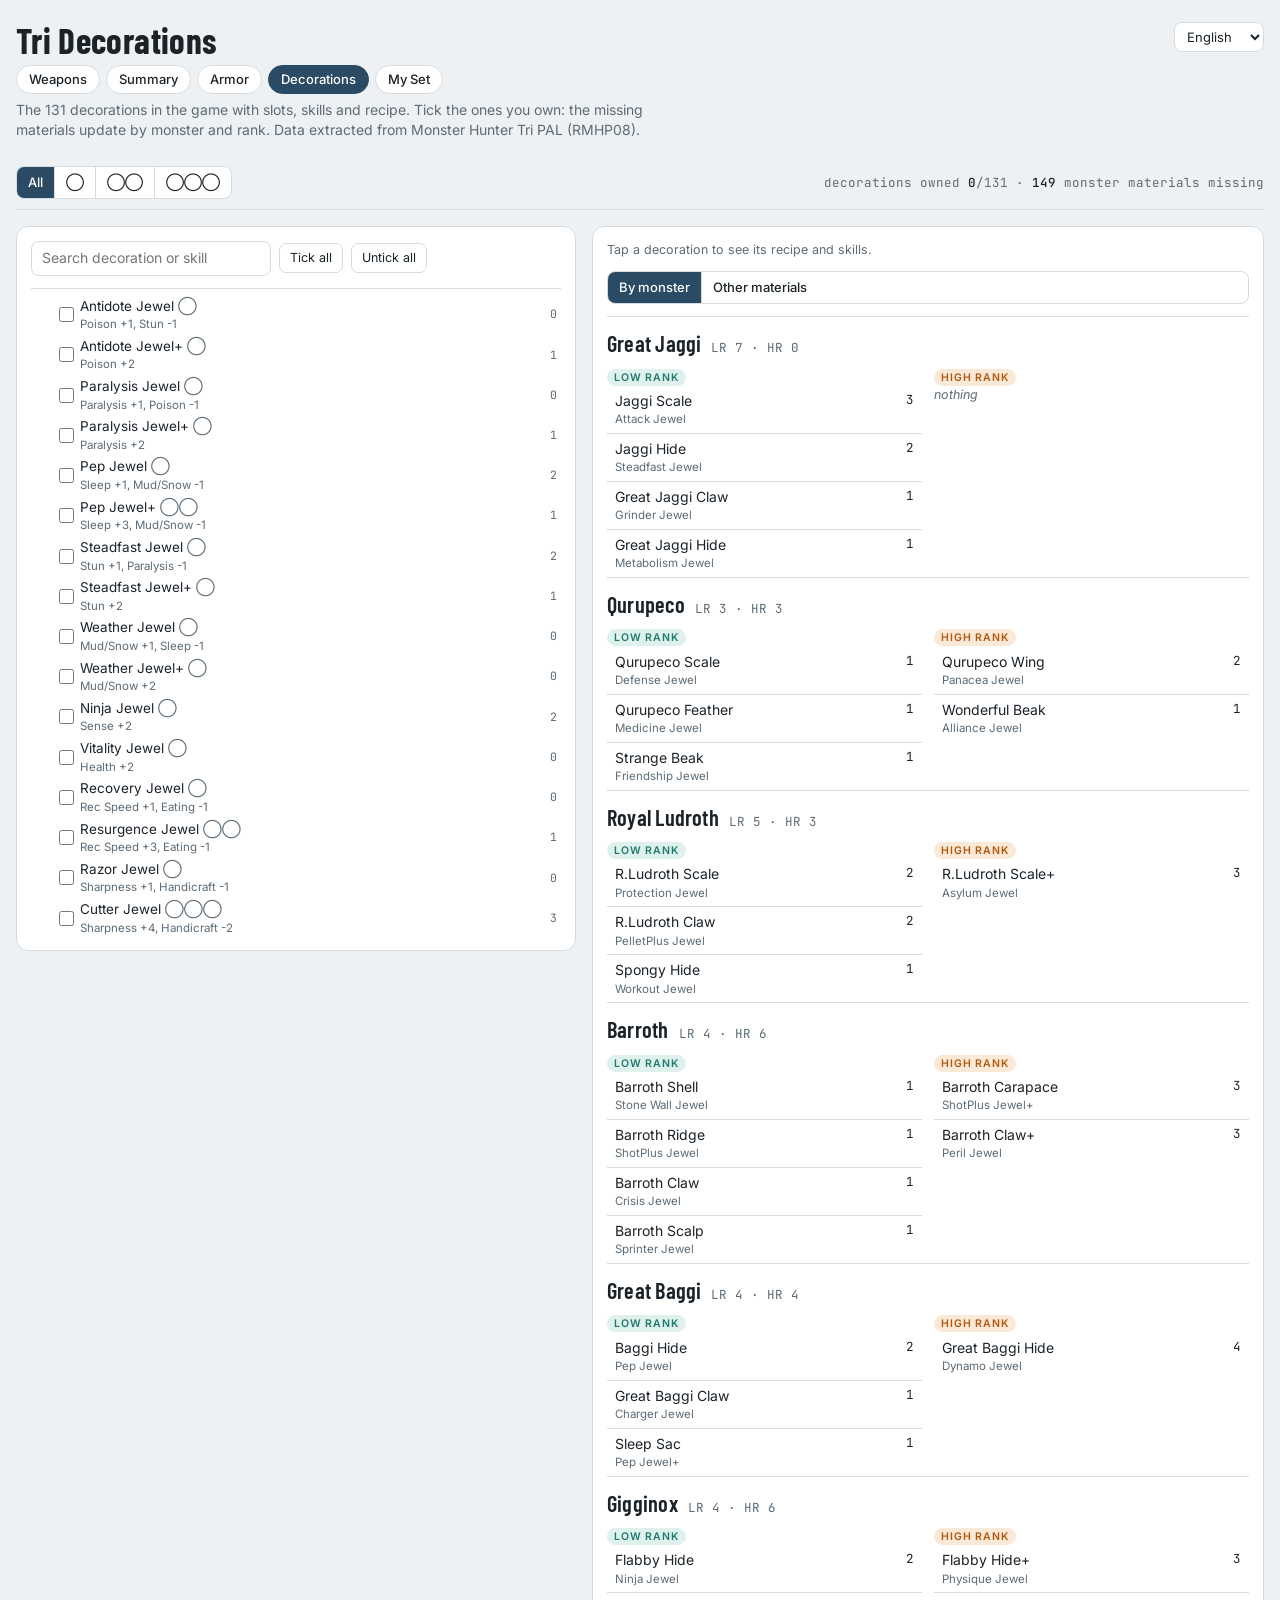
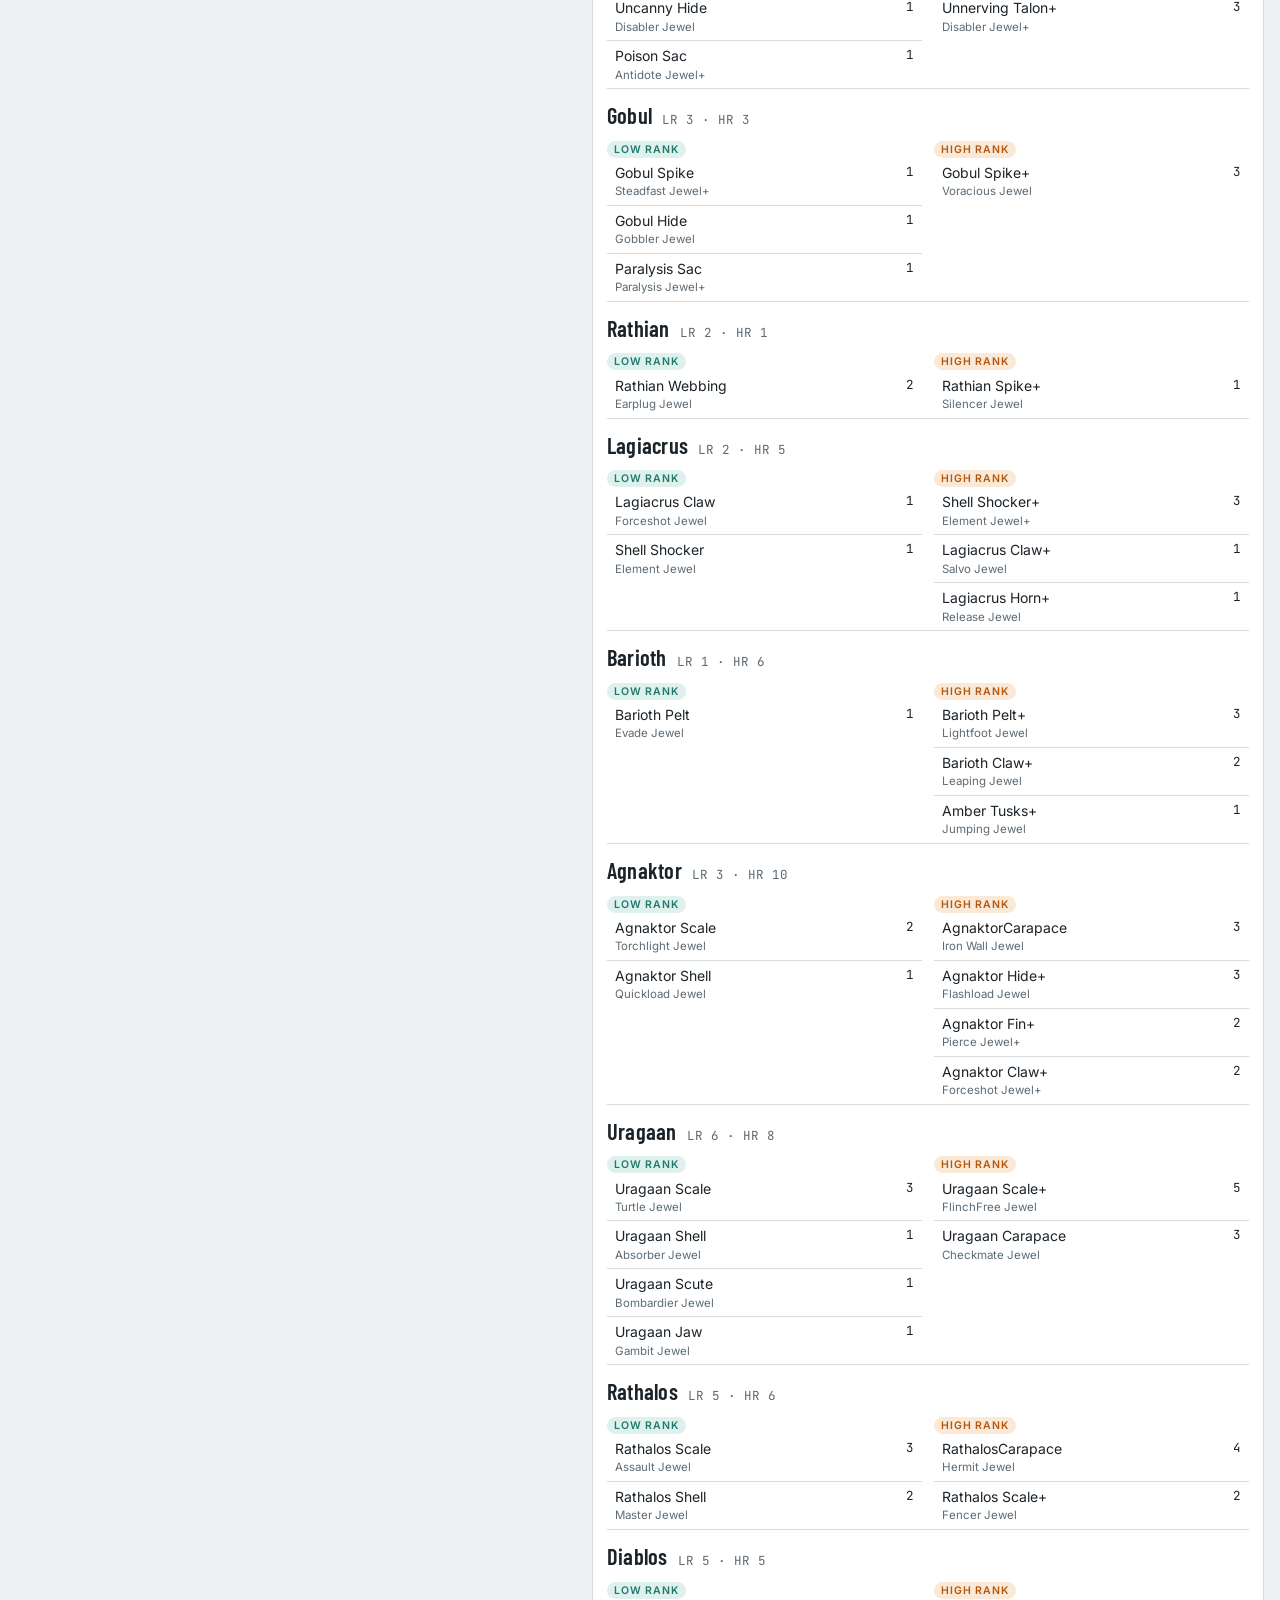
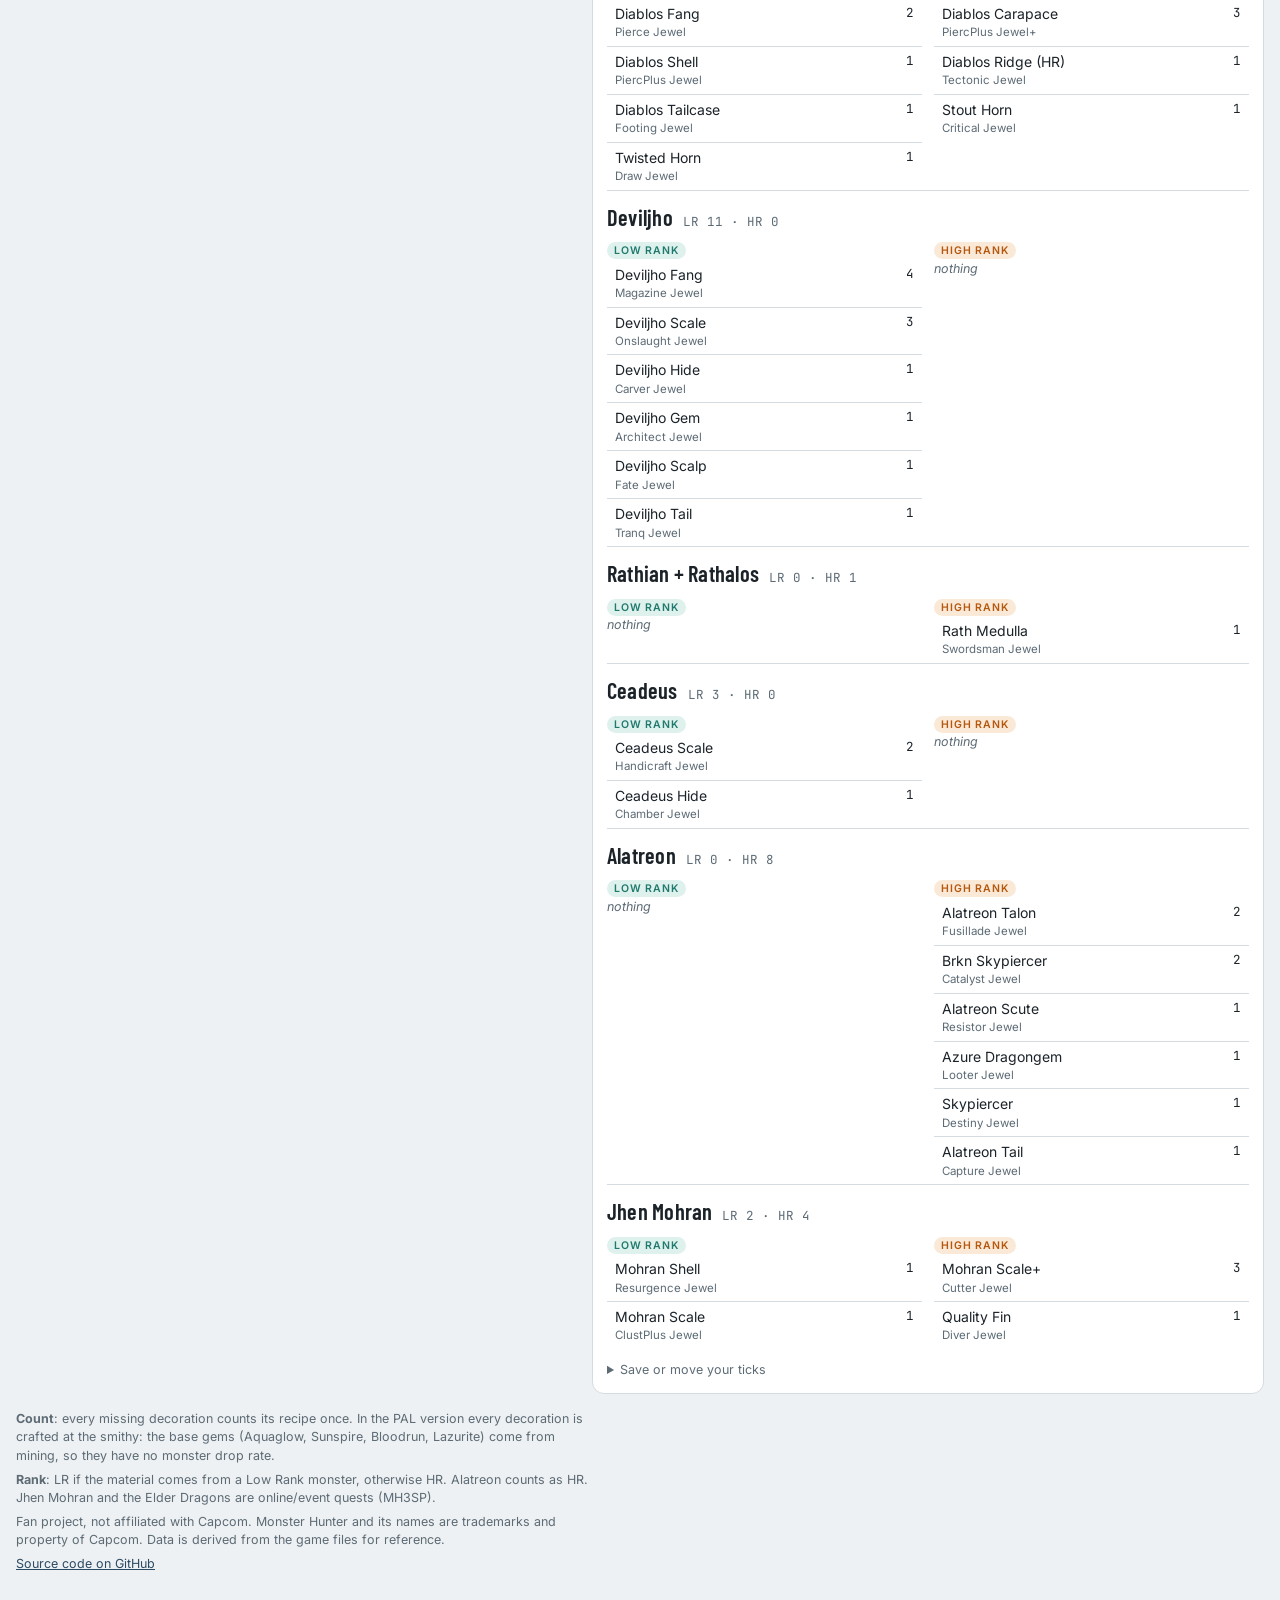
<file: docs/gioielli.html>
<!doctype html>
<html lang="it">
<head>
<meta charset="utf-8">
<meta name="viewport" content="width=device-width, initial-scale=1, viewport-fit=cover">
<title>Gioielli di Tri</title>
<meta name="description" content="Monster Hunter Tri: armi, armature, materiali per mostro e rank, percorso più breve. Nomi ufficiali PAL in 5 lingue.">
<link rel="preconnect" href="https://fonts.googleapis.com">
<link rel="stylesheet" href="https://fonts.googleapis.com/css2?family=Barlow+Condensed:wght@500;600;700&family=Inter:wght@400;500;600&family=JetBrains+Mono:wght@500&display=swap">
<style>
html{color-scheme:light}:root{padding-top:env(safe-area-inset-top,0px);padding-bottom:env(safe-area-inset-bottom,0px)}body{margin:0;font:14px/1.45 system-ui,-apple-system,"Segoe UI",sans-serif}img{max-width:100%}[hidden]{display:none!important}a{color:var(--accent)}
/* Layout: banco del fabbro, albero delle armi a sinistra e conto dei materiali a destra, impilati su telefono */
:root{
  --bg:#eef1f3; --panel:#ffffff; --fg:#1b2329; --muted:#5d6b75; --line:#d5dce1; --sunk:#f5f7f8;
  --lr:#1f7a6d; --lr-soft:#dff1ed; --hr:#b4580f; --hr-soft:#fbe9d8; --accent:#2b4a63; --on-accent:#ffffff; --own:#3f7d3a; --own-soft:#e3f0df;
  --f-head:"Barlow Condensed","Arial Narrow",system-ui,sans-serif;
  --f-body:Inter,system-ui,-apple-system,"Segoe UI",sans-serif;
  --f-num:"JetBrains Mono",ui-monospace,Menlo,Consolas,monospace;
}
@media (prefers-color-scheme: dark){:root:not([data-theme="light"]){
  --bg:#12171b; --panel:#1a2127; --fg:#e4e9ec; --muted:#93a1ab; --line:#2c363e; --sunk:#151b20;
  --lr:#5cc4b3; --lr-soft:#173430; --hr:#f0a35e; --hr-soft:#3a2614; --accent:#8fb3d1; --on-accent:#10161b; --own:#86c47e; --own-soft:#1d3119; color-scheme:dark}}
:root[data-theme="dark"]{
  --bg:#12171b; --panel:#1a2127; --fg:#e4e9ec; --muted:#93a1ab; --line:#2c363e; --sunk:#151b20;
  --lr:#5cc4b3; --lr-soft:#173430; --hr:#f0a35e; --hr-soft:#3a2614; --accent:#8fb3d1; --on-accent:#10161b; --own:#86c47e; --own-soft:#1d3119; color-scheme:dark}
*{box-sizing:border-box}
body{background:var(--bg);color:var(--fg);font-family:var(--f-body);font-size:14px;line-height:1.45}
body::before{content:"";position:fixed;inset:0 0 auto;height:env(safe-area-inset-top,0px);z-index:10;background:var(--bg)}
.wrap{max-width:1320px;margin:0 auto;padding-block:22px 48px;padding-left:max(16px,env(safe-area-inset-left,0px));padding-right:max(16px,env(safe-area-inset-right,0px));display:flex;flex-direction:column;gap:16px}
h1,h2,h3{font-family:var(--f-head);margin:0;text-wrap:balance;letter-spacing:.01em}
h1{font-size:2.2rem;font-weight:700;line-height:1.05}
h2{font-size:1.4rem;font-weight:600}
h3{font-size:.95rem;font-weight:600;text-transform:uppercase;letter-spacing:.08em;color:var(--muted)}
p{margin:0;max-width:72ch}
.lede{color:var(--muted)}
button,select,input,textarea{font:inherit;color:inherit}
button:focus-visible,input:focus-visible,select:focus-visible,textarea:focus-visible,summary:focus-visible{outline:2px solid var(--accent);outline-offset:2px}
.bar{display:flex;flex-wrap:wrap;gap:10px 14px;align-items:center;position:sticky;top:env(safe-area-inset-top,0px);z-index:6;background:var(--bg);padding-block:10px;border-bottom:1px solid var(--line)}
.seg{display:inline-flex;border:1px solid var(--line);border-radius:8px;overflow:hidden;background:var(--panel)}
.seg button{background:none;border:0;padding:6px 11px;cursor:pointer;font-size:13px;font-weight:500}
.seg button+button{border-left:1px solid var(--line)}
.seg button[aria-pressed="true"]{background:var(--accent);color:var(--on-accent)}
.chk{display:inline-flex;gap:6px;align-items:center;font-size:13px;cursor:pointer}
.stat{font-family:var(--f-num);font-size:12.5px;color:var(--muted);margin-left:auto}
.stat b{color:var(--fg);font-weight:500}
.btn{background:var(--panel);border:1px solid var(--line);border-radius:7px;padding:5px 10px;cursor:pointer;font-size:12.5px}
.btn:hover{border-color:var(--accent)}
.main{display:grid;grid-template-columns:minmax(0,5fr) minmax(0,6fr);gap:16px;align-items:start}
@media (max-width:900px){.main{grid-template-columns:1fr}}
.panel{background:var(--panel);border:1px solid var(--line);border-radius:12px;padding:14px;display:flex;flex-direction:column;gap:12px;min-width:0}
.tabs{display:flex;flex-wrap:wrap;gap:6px}
.tab{border:1px solid var(--line);background:var(--sunk);border-radius:99px;padding:4px 10px;cursor:pointer;font-size:12.5px;display:inline-flex;gap:6px;align-items:baseline}
.tab small{font-family:var(--f-num);color:var(--muted);font-size:11px}
.tab[aria-pressed="true"]{background:var(--accent);color:var(--on-accent);border-color:var(--accent)}
.tab[aria-pressed="true"] small{color:inherit;opacity:.8}
.row{display:flex;flex-wrap:wrap;gap:8px;align-items:center}
input[type=search]{flex:1 1 180px;min-width:0;background:var(--panel);border:1px solid var(--line);border-radius:8px;padding:6px 10px}
.tree{max-height:72vh;overflow:auto;border-top:1px solid var(--line);padding-top:6px}
@media (max-width:900px){.tree{max-height:none}}
.tree ul{list-style:none;margin:0;padding:0 0 0 16px;border-left:1px dashed var(--line)}
.tree>ul{padding-left:0;border-left:0}
.tree li{margin:0}
.node{display:flex;align-items:center;gap:6px;padding:2px 4px;border-radius:6px}
.node:hover{background:var(--sunk)}
.node.sel{background:var(--sunk);box-shadow:inset 2px 0 0 var(--accent)}
.node input{margin:0;accent-color:var(--own);width:15px;height:15px;flex:none}
.node .nm{background:none;border:0;padding:0;cursor:pointer;text-align:left;min-width:0;flex:1;display:flex;flex-direction:column}
.node .nm span{font-size:13.5px}
.node .nm small{font-size:11.5px;color:var(--muted)}
.node.own .nm span{color:var(--own)}
.node .cost{font-family:var(--f-num);font-size:11.5px;color:var(--muted);flex:none}
.node.own .cost{visibility:hidden}
.badge{font-size:10.5px;font-weight:600;letter-spacing:.05em;padding:1px 6px;border-radius:99px;background:var(--sunk);color:var(--muted);border:1px solid var(--line);flex:none}
.tog{width:18px;flex:none;background:none;border:0;cursor:pointer;color:var(--muted);padding:0;font-size:11px}
.tog.none{visibility:hidden}
.ref .nm span{font-style:italic;color:var(--muted)}
.hidden-c>ul{display:none}
.detail{background:var(--sunk);border:1px solid var(--line);border-radius:10px;padding:12px;display:flex;flex-direction:column;gap:8px}
.detail .rec{display:grid;grid-template-columns:repeat(auto-fit,minmax(200px,1fr));gap:10px}
.detail ul{margin:0;padding-left:16px}
.pill{display:inline-block;font:600 10.5px var(--f-body);letter-spacing:.08em;padding:2px 7px;border-radius:99px}
.pill.lr{background:var(--lr-soft);color:var(--lr)}.pill.hr{background:var(--hr-soft);color:var(--hr)}
table{border-collapse:collapse;width:100%;font-variant-numeric:tabular-nums}
th,td{padding:5px 8px;text-align:left;border-bottom:1px solid var(--line);vertical-align:top}
th{font:600 11px var(--f-body);text-transform:uppercase;letter-spacing:.06em;color:var(--muted)}
.n{text-align:right;font-family:var(--f-num);font-size:12.5px;white-space:nowrap}
tr:last-child td{border-bottom:0}
.scroll{overflow-x:auto}
.matrix td.z{color:var(--line)}
.matrix tbody tr{cursor:pointer}
.matrix tbody tr:hover td{background:var(--sunk)}
.matrix tfoot td{font-weight:600;border-top:2px solid var(--line)}
.mon{border-top:1px solid var(--line);padding-top:10px;display:flex;flex-direction:column;gap:6px;scroll-margin-top:120px}
.monh{display:flex;gap:10px;align-items:baseline;flex-wrap:wrap}
.monh .n{color:var(--muted)}
.cols{display:grid;grid-template-columns:1fr 1fr;gap:12px}
@media (max-width:560px){.cols{grid-template-columns:1fr}}
.cols>div{min-width:0}
.cols td:first-child small{display:block;color:var(--muted);font-size:11.5px}
.empty{color:var(--muted);font-style:italic;font-size:12.5px}
.done{color:var(--own);font-weight:500}
.note{font-size:12.5px;color:var(--muted)}
textarea{width:100%;min-height:60px;background:var(--panel);border:1px solid var(--line);border-radius:8px;padding:8px;font-family:var(--f-num);font-size:11.5px}
details>summary{cursor:pointer}
.badge.shop{background:var(--own-soft);color:var(--own);border-color:transparent}
.shopnote{font-size:12.5px;color:var(--own)}
ol.path{margin:0;padding-left:22px;display:flex;flex-direction:column;gap:8px}
ol.path>li>span{font-size:13.5px}
ul.pm{margin:2px 0 0;padding-left:16px;font-size:12.5px;color:var(--muted)}
.langsel{background:var(--panel);border:1px solid var(--line);border-radius:8px;padding:5px 8px;font-size:13px;flex:none}
.hbar{display:inline-block;height:6px;border-radius:3px;vertical-align:middle;margin-left:6px}
.hbar.lr{background:var(--lr)}.hbar.hr{background:var(--hr)}
.mat{display:flex;flex-direction:column}
.mat small{display:block}
.panel.mon{border-top:1px solid var(--line)}
#sum tbody tr:hover td{background:var(--sunk)}
.nav{display:flex;flex-wrap:wrap;gap:6px}
.nav a{font-size:13px;font-weight:500;text-decoration:none;color:var(--fg);border:1px solid var(--line);background:var(--panel);border-radius:99px;padding:4px 12px}
.nav a:hover{border-color:var(--accent)}
.nav a[aria-current="page"]{background:var(--accent);color:var(--on-accent);border-color:var(--accent)}
.sumt th,.sumt td{white-space:nowrap}
.sumt tbody tr{cursor:pointer}
.sumt tbody tr:hover td{background:var(--sunk)}
.sumt .g0{border-left:1px solid var(--line)}
.sumt .gh{text-align:center;border-left:1px solid var(--line);color:var(--fg)}
.sumt .sumc{background:var(--sunk);font-weight:600}
.sumt tfoot td{font-weight:600;border-top:2px solid var(--line)}
.z{color:var(--line)}
.mt th{font-size:10.5px}
.mt td.n{width:3.6em}
.sumt tr>:first-child{position:sticky;left:0;background:var(--panel);z-index:1}
.sumt tbody tr:hover>:first-child{background:var(--sunk)}
@media (max-width:600px){.sumt tr>:first-child{max-width:7.5em;white-space:normal}}
#jump{background:var(--panel);border:1px solid var(--line);border-radius:8px;padding:6px 8px;color:var(--fg)}
#sel td small,#out td small{display:block;color:var(--muted);font-size:11.5px}
#sel td{vertical-align:middle}
.btn.sm{padding:2px 9px;font-size:12px;flex:none}
#pick .node>.nm{cursor:pointer}
#pick span.nm{cursor:default}
#q{flex:none}
.nav.sub a{font-size:12px;padding:3px 10px}
.badge.neg{background:var(--hr-soft);color:var(--hr);border-color:transparent}
input.num{width:4.2em;background:var(--panel);border:1px solid var(--line);border-radius:8px;padding:5px 6px;color:var(--fg)}
.xb{background:none;border:0;color:inherit;cursor:pointer;padding:0 0 0 4px;font-size:13px}
.btn.go{background:var(--accent);color:var(--on-accent);border-color:var(--accent);font-weight:600}
.btn:disabled{opacity:.5;cursor:default}
.detail.res{gap:6px}
.detail.res table td{padding:3px 8px}
#res{display:flex;flex-direction:column;gap:10px}
:root{--bad:#b3261e;--bad-soft:#fbe4e2;--good:#2f6f3a;--good-soft:#e1f0e3}
@media (prefers-color-scheme: dark){:root:not([data-theme="light"]){--bad:#ff8a80;--bad-soft:#3d1b19;--good:#8fd19a;--good-soft:#1b3320}}
:root[data-theme="dark"]{--bad:#ff8a80;--bad-soft:#3d1b19;--good:#8fd19a;--good-soft:#1b3320}
.badge.bad{background:var(--bad-soft);color:var(--bad);border-color:transparent}
.badge.want{background:var(--good-soft);color:var(--good);border-color:transparent}
.badtxt{color:var(--bad)}
.pts{margin:4px 0 0;font-size:12.5px;line-height:1.7}

</style>
</head>
<body>
<div class="wrap">
  <header style="display:flex;flex-direction:column;gap:6px">
    <div class="row" style="justify-content:space-between;align-items:flex-start">
      <h1 id="h1" data-t="title_jew">Gioielli di Tri</h1>
      <select id="lang" class="langsel"></select>
    </div>
    <nav class="nav"><a href="index.html" data-t="nav_w"></a><a href="fucina.html" data-t="nav_f"></a><a href="armature.html" data-t="nav_a"></a><a href="gioielli.html" data-t="nav_j" aria-current="page"></a><a href="mio-set.html" data-t="nav_s"></a></nav>
    <p class="lede" data-t="lede_jew"></p>
  </header>

  <div class="bar">
    <div class="seg" role="group" id="szseg"></div>
    <span class="stat" id="stat"></span>
  </div>

  <div class="main">
    <section class="panel">
      <div class="row">
        <input type="search" id="q" data-tp="search_j">
        <button class="btn" id="allk" data-t="all_k"></button>
        <button class="btn" id="nonek" data-t="none_k"></button>
      </div>
      <div class="tree" id="list"></div>
    </section>

    <section class="panel">
      <div id="detail"></div>
      <div class="seg" role="group">
        <button data-view="mon" data-t="view_mon"></button>
        <button data-view="oth" data-t="view_oth"></button>
      </div>
      <div id="out"></div>
      <details>
        <summary class="note" data-t="save_sum"></summary>
        <div style="display:flex;flex-direction:column;gap:8px;margin-top:8px">
          <p class="note" data-t="save_help"></p>
          <textarea id="code" data-ta="save_sum"></textarea>
          <div class="row"><button class="btn" id="copy" data-t="copy"></button><button class="btn" id="load" data-t="load"></button><button class="btn" id="reset" data-t="reset"></button><span class="note" id="codemsg"></span></div>
        </div>
      </details>
    </section>
  </div>

  <footer class="note" style="display:flex;flex-direction:column;gap:6px">
    <p data-t="foot_jew"></p><p data-t="foot_rank"></p>
    <p data-t="disclaimer"></p>
    <p><a href="https://github.com/SShikari-hue/MHTri-matscalculator" data-t="source"></a></p>
  </footer>
</div>

<script id="data" type="application/json">{"items":{"99":{"g":"oth","n":{"en":"Iron Ore","it":"Minerale ferro","fr":"Minerai de fer","es":"Mineral hierro","de":"Eisenerz"}},"101":{"g":"oth","n":{"en":"Machalite Ore","it":"Min. Machalite","fr":"Miner. Machalite","es":"Min. Machalita","de":"Machalit-Erz"}},"102":{"g":"oth","n":{"en":"Dragonite Ore","it":"Min. Dragonite","fr":"Miner. Dragonite","es":"Min. Dragonita","de":"Drachenit-Erz"}},"103":{"g":"oth","n":{"en":"Carbalite Ore","it":"Min. Carbalite","fr":"Miner. Carbalite","es":"Min. Carbalita","de":"Karbalit-Erz"}},"104":{"g":"gen","r":"LR","n":{"en":"Pelagicite Ore","it":"Min. Pelagicite","fr":"Mine. Pelagicite","es":"Min. Pelagicita","de":"Pelagizit-Erz"},"p":0.75},"106":{"g":"gen","r":"LR","n":{"en":"Firestone","it":"Pietra-di-fuoco","fr":"Pierre-feu","es":"Piedra fuego","de":"Feuerstein"},"p":0.1},"112":{"g":"oth","n":{"en":"Isisium","it":"Isisium","fr":"Isisium","es":"Isio","de":"Isisium"}},"113":{"g":"oth","n":{"en":"Gracium","it":"Gracium","fr":"Gracium","es":"Gracio","de":"Gracium"}},"118":{"g":"oth","n":{"en":"Thunderbug","it":"Insetto-tuono","fr":"Foudrinsecte","es":"Bicho eléctrico","de":"Donnerkäfer"}},"119":{"g":"oth","n":{"en":"Gluehopper","it":"Cavall. adesiva","fr":"Saute-colle","es":"Pegamontes","de":"Bindegrashüpfer"}},"149":{"g":"oth","n":{"en":"Black Pearl","it":"Perla nera","fr":"Perle noire","es":"Perla negra","de":"Schwarze Perle"}},"153":{"g":"gen","r":"LR","n":{"en":"Monster Bone S","it":"Osso mostro pic.","fr":"Os monstre petit","es":"H. monstr. pq.","de":"Monsterknochen S"},"p":0.3},"154":{"g":"gen","r":"LR","n":{"en":"Monster Bone M","it":"Osso mostro med.","fr":"Os monstre moyen","es":"H. monstr. med.","de":"Monsterknochen M"},"p":0.4},"155":{"g":"gen","r":"LR","n":{"en":"Monster Bone L","it":"Osso mostro gr.","fr":"Os monstre grand","es":"H. monstr. gr.","de":"Monsterknochen L"},"p":0.25},"171":{"g":"m","mon":"Rathian + Rathalos","r":"HR","n":{"en":"Rath Medulla","it":"Midollo Rathian","fr":"Medulla Rath","es":"Cola Wyv. fuego","de":"Rath.-Rückenmark"},"p":0.22},"172":{"g":"m","mon":"Rathian","r":"HR","n":{"en":"Rathian Spike+","it":"Punta Rathian+","fr":"Pointe Rathian+","es":"Púa de Rathian +","de":"Rathian-Stachel+"},"p":0.13},"176":{"g":"m","mon":"Rathalos","r":"HR","n":{"en":"Rathalos Scale+","it":"Scagl. Rathalos+","fr":"Écail. Rathalos+","es":"Escama Rathalos+","de":"Rathal-Schuppe+"},"p":0.65},"177":{"g":"m","mon":"Rathalos","r":"HR","n":{"en":"RathalosCarapace","it":"Carap. Rathalos","fr":"Cuiras. Rathalos","es":"Capar. Rathalos","de":"RathalosRückPnz"},"p":0.34},"180":{"g":"m","mon":"Qurupeco","r":"HR","n":{"en":"Wonderful Beak","it":"Splendido becco","fr":"Bec merveilleux","es":"Pico increíble","de":"Wunderb.Schnabel"},"p":0.3},"183":{"g":"gen","r":"HR","n":{"en":"Wyvern Stone","it":"Pietra-wyvern","fr":"Pierre de Wyvern","es":"Piedra de Wyvern","de":"Wyvern-Stein"},"p":0.06},"187":{"g":"m","mon":"Gigginox","r":"HR","n":{"en":"Flabby Hide+","it":"Pelle vizza+","fr":"Cuir flasque+","es":"Piel blanda+","de":"Schwabbelhaut+"},"p":0.28},"190":{"g":"m","mon":"Gigginox","r":"HR","n":{"en":"Unnerving Talon+","it":"Artig spettrale+","fr":"Serre redout.+","es":"Garra turbadora+","de":"Nervige Kralle+"},"p":0.2},"270":{"g":"oth","n":{"en":"Mystery Bone","it":"Osso misterioso","fr":"Os mystère","es":"Hueso misterioso","de":"Rätselknochen"}},"276":{"g":"m","mon":"Rathian","r":"LR","n":{"en":"Rathian Webbing","it":"Membrana Rathian","fr":"Palmure Rathian","es":"Cincha Rathian","de":"Rathian-Gewebe"},"p":0.18},"281":{"g":"m","mon":"Rathalos","r":"LR","n":{"en":"Rathalos Scale","it":"Scaglia Rathalos","fr":"Écaille Rathalos","es":"Escama Rathalos","de":"Rathalos-Schuppe"},"p":0.66},"282":{"g":"m","mon":"Rathalos","r":"LR","n":{"en":"Rathalos Shell","it":"Corazza Rathalos","fr":"Carapa. Rathalos","es":"Concha Rathalos","de":"Rathalos-Panzer"},"p":0.42},"287":{"g":"m","mon":"Qurupeco","r":"LR","n":{"en":"Qurupeco Scale","it":"Scaglia Qurupeco","fr":"Écail. Qurupeco","es":"Escama Qurupeco","de":"Qurupeco-Schuppe"},"p":0.45},"288":{"g":"m","mon":"Qurupeco","r":"LR","n":{"en":"Qurupeco Feather","it":"Piuma Qurupeco","fr":"Plume Qurupeco","es":"Pluma Qurupeco","de":"Qurupeco-Feder"},"p":0.55},"290":{"g":"m","mon":"Qurupeco","r":"LR","n":{"en":"Strange Beak","it":"Strano becco","fr":"Bec étrange","es":"Pico extraño","de":"Selts. Schnabel"},"p":0.6},"291":{"g":"m","mon":"Gigginox","r":"LR","n":{"en":"Flabby Hide","it":"Pelle vizza","fr":"Cuir flasque","es":"Piel blanda","de":"Schwabbelhaut"},"p":0.44},"292":{"g":"m","mon":"Gigginox","r":"LR","n":{"en":"Uncanny Hide","it":"Pelle bizzarra","fr":"Cuir étrange","es":"Piel extraña","de":"Gruselige Haut"},"p":0.24},"293":{"g":"m","mon":"Gigginox","r":"LR","n":{"en":"Poison Sac","it":"Sacca di Veleno","fr":"Poche de poison","es":"Bolsa de veneno","de":"Giftbeutel"},"p":0.36},"295":{"g":"m","mon":"Diablos","r":"LR","n":{"en":"Diablos Fang","it":"Zanna di Diablos","fr":"Croc Diablos","es":"Colmillo de Blos","de":"Diablos-Reißzahn"},"p":0.32},"296":{"g":"m","mon":"Diablos","r":"LR","n":{"en":"Diablos Shell","it":"Corazza Diablos","fr":"Carapace Diablos","es":"Concha Diablos","de":"Diablos-Panzer"},"p":0.63},"298":{"g":"m","mon":"Diablos","r":"LR","n":{"en":"Diablos Tailcase","it":"Caudale Diablos","fr":"Étui queue Diab.","es":"Caja cola Diablo","de":"DiabSchweifschtz"},"p":0.4},"299":{"g":"m","mon":"Barroth","r":"LR","n":{"en":"Barroth Shell","it":"Corazza Barroth","fr":"Carapace Barroth","es":"Concha Barroth","de":"Barroth-Panzer"},"p":0.46},"300":{"g":"m","mon":"Barroth","r":"LR","n":{"en":"Barroth Ridge","it":"Spina Barroth","fr":"Vertèbre Barroth","es":"Lomo Barroth","de":"Barroth-Rückgrat"},"p":0.32},"301":{"g":"m","mon":"Barroth","r":"LR","n":{"en":"Barroth Claw","it":"Artiglio Barroth","fr":"Griffe Barroth","es":"Garra Barroth","de":"Barroth-Klaue"},"p":0.65},"303":{"g":"m","mon":"Barroth","r":"LR","n":{"en":"Barroth Scalp","it":"Calotta Barroth","fr":"Scalp Barroth","es":"Cuero c. Barroth","de":"Barroth-Skalp"},"p":0.8},"304":{"g":"gen","r":"HR","n":{"en":"Bird Wyvern Fang","it":"Zanna ucc wyvern","fr":"Croc wyv.aviaire","es":"Colm. ave Wyvern","de":"VogelwyvReißzahn"},"p":0.42},"305":{"g":"m","mon":"Great Jaggi","r":"LR","n":{"en":"Jaggi Hide","it":"Pelle di Jaggi","fr":"Cuir Jaggi","es":"Piel Jaggi","de":"Jaggi-Haut"},"p":0.43},"306":{"g":"m","mon":"Great Jaggi","r":"LR","n":{"en":"Jaggi Scale","it":"Scaglia di Jaggi","fr":"Écaille Jaggi","es":"Escama Jaggi","de":"Jaggi-Schuppe"},"p":0.42},"307":{"g":"m","mon":"Great Jaggi","r":"LR","n":{"en":"Great Jaggi Claw","it":"Artig Gran Jaggi","fr":"Griffe gd.Jaggi","es":"Garra Gran Jaggi","de":"Großjaggi-Klaue"},"p":0.36},"308":{"g":"m","mon":"Great Jaggi","r":"LR","n":{"en":"Great Jaggi Hide","it":"Pelle Gran Jaggi","fr":"Cuir gd.Jaggi","es":"Piel Gran Jaggi","de":"Großjaggi-Haut"},"p":0.43},"312":{"g":"m","mon":"Lagiacrus","r":"LR","n":{"en":"Lagiacrus Claw","it":"Artig. Lagiacrus","fr":"Griffe Lagiacrus","es":"Garra Lagiacrus","de":"Lagiacrus-Klaue"},"p":0.43},"313":{"g":"m","mon":"Lagiacrus","r":"HR","n":{"en":"Shell Shocker+","it":"Corazza shock+","fr":"Électricarapace+","es":"Concha Choque+","de":"Panzerschocker+"},"p":0.48},"316":{"g":"m","mon":"Royal Ludroth","r":"LR","n":{"en":"Spongy Hide","it":"Pelle spugnosa","fr":"Cuir spongieux","es":"Piel esponja","de":"Schwammige Haut"},"p":0.43},"317":{"g":"m","mon":"Royal Ludroth","r":"LR","n":{"en":"R.Ludroth Scale","it":"Scagl. Ludroth r","fr":"Écail.Ludroth R.","es":"Escama Ludroth","de":"K.LudrothSchuppe"},"p":0.35},"318":{"g":"m","mon":"Royal Ludroth","r":"LR","n":{"en":"R.Ludroth Claw","it":"Artig. Ludroth r","fr":"Grif.Ludroth R.","es":"Garra Ludroth","de":"K.LudrothKlaue"},"p":0.19},"321":{"g":"oth","n":{"en":"Hydro Hide","it":"Pelle acquatica","fr":"Cuir aquatique","es":"Piel hidra","de":"Hydro-Haut"}},"322":{"g":"oth","n":{"en":"Immature Sponge","it":"Spugna giovane","fr":"Éponge immature","es":"Esponja inmadura","de":"Unreifer Schwamm"}},"323":{"g":"m","mon":"Gobul","r":"LR","n":{"en":"Gobul Spike","it":"Punta di Gobul","fr":"Pointe Gobul","es":"Púa de Gobul","de":"Gobul-Stachel"},"p":0.44},"324":{"g":"m","mon":"Gobul","r":"LR","n":{"en":"Gobul Hide","it":"Pelle di Gobul","fr":"Cuir Gobul","es":"Piel de Gobul","de":"Gobul-Haut"},"p":0.38},"325":{"g":"m","mon":"Gobul","r":"LR","n":{"en":"Paralysis Sac","it":"Sacca paralizz.","fr":"Poche paralysie","es":"Bolsa parálisis","de":"Lähmbeutel"},"p":0.28},"386":{"g":"m","mon":"Diablos","r":"LR","n":{"en":"Twisted Horn","it":"Corno contorto","fr":"Corne tordue","es":"Cuerno retorcido","de":"Gedrehtes Horn"},"p":0.92},"410":{"g":"m","mon":"Uragaan","r":"LR","n":{"en":"Uragaan Shell","it":"Corazza Uragaan","fr":"Carapace Uragaan","es":"Concha Uragaan","de":"Uragaan-Panzer"},"p":0.34},"411":{"g":"m","mon":"Uragaan","r":"LR","n":{"en":"Uragaan Scute","it":"Placca Uragaan","fr":"Scutum Uragaan","es":"Placa Uragaan","de":"Uragaan-Schild"},"p":0.32},"413":{"g":"m","mon":"Uragaan","r":"LR","n":{"en":"Uragaan Jaw","it":"Mascella Uragaan","fr":"Mâchoire Uragaan","es":"Mandíb. Uragaan","de":"Uragaan-Kiefer"},"p":0.74},"414":{"g":"m","mon":"Agnaktor","r":"LR","n":{"en":"Agnaktor Shell","it":"Corazza Agnaktor","fr":"Carapa. Agnaktor","es":"Concha Agnaktor","de":"Agnaktor-Panzer"},"p":0.4},"418":{"g":"m","mon":"Agnaktor","r":"LR","n":{"en":"Agnaktor Scale","it":"Scaglia Agnaktor","fr":"Écaille Agnaktor","es":"Escama Agnaktor","de":"Agnaktor-Schuppe"},"p":0.37},"423":{"g":"m","mon":"Lagiacrus","r":"LR","n":{"en":"Shell Shocker","it":"Corazza shock","fr":"Électricarapace","es":"Concha Choque","de":"Panzerschocker"},"p":0.65},"433":{"g":"m","mon":"Alatreon","r":"HR","n":{"en":"Alatreon Scute","it":"Placca Alatreon","fr":"Scutum Alatreon","es":"Placa Alatreon","de":"Alatreon-Schild"},"p":0.33},"435":{"g":"m","mon":"Alatreon","r":"HR","n":{"en":"Alatreon Talon","it":"Artig. Alatreon","fr":"Griffe Alatreon","es":"Garra Alatreon","de":"Alatreon-Kralle"},"p":0.62},"436":{"g":"m","mon":"Alatreon","r":"HR","n":{"en":"Azure Dragongem","it":"GemmaDrago azz.","fr":"Gem.dragon azur","es":"Gema celeste","de":"Azurdrachenstein"},"p":0.04},"437":{"g":"m","mon":"Alatreon","r":"HR","n":{"en":"Skypiercer","it":"Foracielo","fr":"Perce-ciel","es":"Cortacielos","de":"Himmelsdorn"},"p":0.15},"452":{"g":"m","mon":"Barioth","r":"HR","n":{"en":"Barioth Pelt+","it":"Pelle Barioth+","fr":"Peau Barioth+","es":"Piel Barioth+","de":"Barioth-Pelz+"},"p":0.47},"453":{"g":"m","mon":"Barioth","r":"HR","n":{"en":"Amber Tusks+","it":"Zanne ambra+","fr":"Défenses ambre+","es":"Colmillos ámbar+","de":"Bernsteinhauer+"},"p":0.45},"454":{"g":"m","mon":"Barioth","r":"HR","n":{"en":"Barioth Claw+","it":"Artig. Barioth+","fr":"Griffe Barioth+","es":"Garra Barioth+","de":"Barioth-Klaue+"},"p":0.35},"456":{"g":"m","mon":"Diablos","r":"HR","n":{"en":"Diablos Carapace","it":"Carap. Diablos","fr":"Cuirasse Diablos","es":"Caparaz. Diablos","de":"DiablosRückenpnz"},"p":0.56},"457":{"g":"m","mon":"Diablos","r":"HR","n":{"en":"Diablos Ridge (HR)","it":"Spina Diablos (HR)","fr":"Vertèbre Diablos (HR)","es":"Tórax de Diablos (HR)","de":"Diablos-Rückgrat (HR)"},"p":0.12},"458":{"g":"m","mon":"Diablos","r":"HR","n":{"en":"Stout Horn","it":"Corno Duro","fr":"Corne épaisse","es":"Cuerno sólido","de":"Robustes Horn"},"p":0.12},"459":{"g":"m","mon":"Ceadeus","r":"LR","n":{"en":"Ceadeus Hide","it":"Pelle di Ceadeus","fr":"Cuir Ceadeus","es":"Piel Ceadeus","de":"Ceadeus-Haut"},"p":0.52},"467":{"g":"m","mon":"Jhen Mohran","r":"LR","n":{"en":"Mohran Shell","it":"Corazza Mohran","fr":"Carapace Mohran","es":"Concha Mohran","de":"Mohran-Panzer"},"p":0.58},"469":{"g":"m","mon":"Jhen Mohran","r":"LR","n":{"en":"Mohran Scale","it":"Scaglia Mohran","fr":"Écaille Mohran","es":"Escama Mohran","de":"Mohran-Schuppe"},"p":0.32},"473":{"g":"m","mon":"Jhen Mohran","r":"HR","n":{"en":"Mohran Scale+","it":"Scaglia Mohran+","fr":"Écaille Mohran+","es":"Escama Mohran+","de":"Mohran-Schuppe+"},"p":0.31},"476":{"g":"m","mon":"Barroth","r":"HR","n":{"en":"Barroth Carapace","it":"Carapace Barroth","fr":"Carapace Barroth","es":"Caparaz. Barroth","de":"BarrothRückenpnz"},"p":0.44},"478":{"g":"m","mon":"Barroth","r":"HR","n":{"en":"Barroth Claw+","it":"Artig. Barroth+","fr":"Griffe Barroth+","es":"Garra Barroth+","de":"Barroth-Klaue+"},"p":0.58},"479":{"g":"m","mon":"Uragaan","r":"LR","n":{"en":"Uragaan Scale","it":"Scaglia Uragaan","fr":"Écaille Uragaan","es":"Escama Uragaan","de":"Uragaan-Schuppe"},"p":0.86},"482":{"g":"m","mon":"Uragaan","r":"HR","n":{"en":"Uragaan Carapace","it":"Carapace Uragaan","fr":"Cuirasse Uragaan","es":"Caparaz. Uragaan","de":"UragaanRückenpnz"},"p":0.31},"483":{"g":"m","mon":"Deviljho","r":"LR","n":{"en":"Deviljho Hide","it":"Pelle Deviljho","fr":"Cuir Deviljho","es":"Piel Deviljho","de":"Dämonjho-Haut"},"p":0.28},"484":{"g":"m","mon":"Deviljho","r":"LR","n":{"en":"Deviljho Scale","it":"Scaglia Deviljho","fr":"Écaille Deviljho","es":"Escama Deviljho","de":"Dämonjho-Schuppe"},"p":0.39},"486":{"g":"m","mon":"Deviljho","r":"LR","n":{"en":"Deviljho Fang","it":"Zanna Deviljho","fr":"Croc Deviljho","es":"Colm. Deviljho","de":"Dämonjho-Reißz."},"p":0.65},"487":{"g":"m","mon":"Deviljho","r":"LR","n":{"en":"Deviljho Gem","it":"Gemma Deviljho","fr":"Gemme Deviljho","es":"Gema Deviljho","de":"Dämonjho-Stein"},"p":0.04},"488":{"g":"m","mon":"Deviljho","r":"LR","n":{"en":"Deviljho Scalp","it":"Calotta Deviljho","fr":"Scalp Deviljho","es":"Cue. c. Deviljho","de":"Dämonjho-Skalp"},"p":0.4},"489":{"g":"m","mon":"Deviljho","r":"LR","n":{"en":"Deviljho Tail","it":"Coda di Deviljho","fr":"Queue Deviljho","es":"Cola Deviljho","de":"Dämonjho-Schweif"},"p":0.59},"495":{"g":"m","mon":"Gobul","r":"HR","n":{"en":"Gobul Spike+","it":"Punta di Gobul+","fr":"Pointe Gobul+","es":"Púa de Gobul+","de":"Gobul-Stachel+"},"p":0.28},"501":{"g":"m","mon":"Lagiacrus","r":"HR","n":{"en":"Lagiacrus Claw+","it":"Art. Lagiacrus+","fr":"Grif. Lagiacrus+","es":"Garra Lagiacrus+","de":"Lagiacrus-Klaue+"},"p":0.37},"502":{"g":"m","mon":"Lagiacrus","r":"HR","n":{"en":"Lagiacrus Horn+","it":"Corno Lagiacrus+","fr":"Corne Lagiacrus+","es":"Cuer. Lagiacrus+","de":"Lagiacrus-Horn+"},"p":0.42},"505":{"g":"m","mon":"Agnaktor","r":"HR","n":{"en":"AgnaktorCarapace","it":"Carap. Agnaktor","fr":"Cuiras. Agnaktor","es":"Capar. Agnaktor","de":"AgnaktorRückenpz"},"p":0.52},"507":{"g":"m","mon":"Agnaktor","r":"HR","n":{"en":"Agnaktor Fin+","it":"Pinna Agnaktor+","fr":"Nageo. Agnaktor+","es":"Aleta Agnaktor+","de":"Agnaktor-Flosse+"},"p":0.49},"508":{"g":"m","mon":"Agnaktor","r":"HR","n":{"en":"Agnaktor Claw+","it":"Artig. Agnaktor+","fr":"Griffe Agnaktor+","es":"Garra Agnaktor+","de":"Agnaktor-Klaue+"},"p":0.51},"509":{"g":"gen","r":"HR","n":{"en":"Firecell Stone","it":"Cella di fuoco","fr":"Pierre-lave","es":"Piedra lava","de":"Feuerzellenstein"},"p":0.12},"510":{"g":"m","mon":"Alatreon","r":"HR","n":{"en":"Brkn Skypiercer","it":"Foracielo rotto","fr":"Perce-ciel brisé","es":"Cortacielos roto","de":"Zrbr.Himmelsdorn"},"p":0.57},"511":{"g":"m","mon":"Alatreon","r":"HR","n":{"en":"Alatreon Tail","it":"Coda di Alatreon","fr":"Queue Alatreon","es":"Cola Alatreon","de":"Alatreon-Schweif"},"p":0.58},"538":{"g":"m","mon":"Qurupeco","r":"HR","n":{"en":"Qurupeco Wing","it":"Ala di Qurupeco","fr":"Aile Qurupeco","es":"Ala Qurupeco","de":"Qurupeco-Flügel"},"p":0.48},"541":{"g":"m","mon":"Great Baggi","r":"LR","n":{"en":"Great Baggi Claw","it":"Art. Gran Baggi","fr":"Griffe gd.Baggi","es":"Garra Gran Baggi","de":"Großbaggi-Klaue"},"p":0.48},"544":{"g":"oth","n":{"en":"Rhenoplos Shell","it":"Coraz. Rhenoplos","fr":"Carap. Rhenoplos","es":"Concha Rhenoplos","de":"Rhenoplos-Panzer"}},"545":{"g":"oth","n":{"en":"Rhenoplos Scalp","it":"Calot. Rhenoplos","fr":"Scalp Rhenoplos","es":"Cuero c. Rhenop.","de":"Rhenoplos-Skalp"}},"550":{"g":"m","mon":"Great Baggi","r":"LR","n":{"en":"Sleep Sac","it":"Sacca soporifera","fr":"Poche somnifère","es":"Bolsa somnífera","de":"Schlafbeutel"},"p":0.4},"552":{"g":"m","mon":"Great Baggi","r":"LR","n":{"en":"Baggi Hide","it":"Pelle di Baggi","fr":"Cuir Baggi","es":"Piel Baggi","de":"Baggi-Haut"},"p":0.35},"554":{"g":"m","mon":"Great Baggi","r":"HR","n":{"en":"Great Baggi Hide","it":"Pelle Gran Baggi","fr":"Cuir gd.Baggi","es":"Piel Gran Baggi","de":"Goßbaggi-Haut"},"p":0.38},"560":{"g":"gen","r":"LR","n":{"en":"Big Fin","it":"Grossa pinna","fr":"Grande nageoire","es":"Aleta grande","de":"Große Flosse"},"p":0.48},"563":{"g":"oth","n":{"en":"Velvety Hide","it":"Pelle vellutata","fr":"Cuir feutré","es":"Piel terciopelo","de":"Samthaut"}},"564":{"g":"oth","n":{"en":"Giggi Stinger","it":"Aculeo di Giggi","fr":"Dard Giggi","es":"Punzadora Giggi","de":"Giggi-Stachel"}},"138":{"n":{"en":"Airweed","it":"Erba aria","fr":"Herbe d'air","es":"Hierba aérea","de":"Luftkraut"},"g":"oth"},"140":{"n":{"en":"Unknown Skull","it":"Teschio ignoto","fr":"Crâne inconnu","es":"Cráneo desconoc.","de":"Anonymer Schädel"},"g":"oth"},"330":{"n":{"en":"Warm Pelt","it":"Pelle calda","fr":"Peau chaude","es":"Piel cálida","de":"Warmer Pelz"},"g":"oth"},"337":{"n":{"en":"Kelbi Horn","it":"Corno di Kelbi","fr":"Corne de Kelbi","es":"Cuerno de Kelbi","de":"Kelbi-Horn"},"g":"oth"},"340":{"n":{"en":"Bnahabra Wing","it":"Ala di Bnahabra","fr":"Aile Bnahabra","es":"Ala Bnahabra","de":"Bnahabra-Flügel"},"g":"oth"},"356":{"n":{"en":"Antiseptic Stone","it":"Pietra antisett.","fr":"Pierre antisept.","es":"Piedra antisépt.","de":"Antiseptikstein"},"g":"oth"},"392":{"n":{"en":"Waterblock Seed","it":"Bacca diga","fr":"Baie-barrage","es":"Semilla antiagua","de":"WasserblockSamen"},"g":"oth"},"400":{"n":{"en":"Altaroth Stomach","it":"Stomaco Altaroth","fr":"Estomac Altaroth","es":"Estóm. Altaroth","de":"Altaroth-Magen"},"g":"oth"},"401":{"n":{"en":"Altaroth Jaw","it":"Mascel. Altaroth","fr":"Mâch. Altaroth","es":"Mandíb. Altaroth","de":"Altaroth-Kiefer"},"g":"oth"},"405":{"n":{"en":"Barioth Pelt","it":"Pelle di Barioth","fr":"Peau Barioth","es":"Piel Barioth","de":"Barioth-Pelz"},"g":"m","mon":"Barioth","r":"LR","p":0.47},"460":{"n":{"en":"Ceadeus Scale","it":"Scaglia Ceadeus","fr":"Écaille Ceadeus","es":"Escama Ceadeus","de":"Ceadeus-Schuppe"},"g":"m","mon":"Ceadeus","r":"LR","p":0.47},"480":{"n":{"en":"Uragaan Scale+","it":"Scaglia Uragaan+","fr":"Écaille Uragaan+","es":"Escama Uragaan+","de":"Uragaan-Schuppe+"},"g":"m","mon":"Uragaan","r":"HR","p":0.73},"492":{"n":{"en":"R.Ludroth Scale+","it":"Scag. Ludroth r+","fr":"Écai.Ludroth R.+","es":"Escama Ludroth+","de":"K.LudrothSchup+"},"g":"m","mon":"Royal Ludroth","r":"HR","p":0.56},"506":{"n":{"en":"Agnaktor Hide+","it":"Pelle Agnaktor+","fr":"Cuir Agnaktor+","es":"Piel Agnaktor+","de":"Agnaktor-Haut+"},"g":"m","mon":"Agnaktor","r":"HR","p":0.46},"561":{"n":{"en":"Quality Fin","it":"Pinna di qualità","fr":"Nageoire qualité","es":"Aleta de calidad","de":"Qualitätsflosse"},"g":"m","mon":"Jhen Mohran","r":"HR","p":0.45},"562":{"n":{"en":"Sharpened Fang","it":"Zanna affilata","fr":"Croc aiguisé","es":"Colmillo afilado","de":"GeschärfterRzahn"},"g":"oth"},"590":{"n":{"en":"HellHunter Tag","it":"Placca infernale","fr":"Plaque d'enfer","es":"Marca cazaaverno","de":"Höllenjägermarke"},"g":"oth"},"594":{"n":{"en":"SoulHunter Tag","it":"Placca anima","fr":"Plaque d'âme","es":"Marca cazaalma","de":"Seelenjägermarke"},"g":"oth"},"29":{"n":{"en":"Raw Meat","it":"Carne cruda","fr":"Viande crue","es":"Carne cruda","de":"Rohes Fleisch"},"g":"oth"},"130":{"n":{"en":"Huskberry","it":"Guscio di bacca","fr":"Baie-coque","es":"Baya hueca","de":"Hülsenbeere"},"g":"oth"},"205":{"n":{"en":"Mega Fishing Fly","it":"Megamosca pesca","fr":"Méga mouche","es":"Megamosca pesca","de":"Megafliegenköder"},"g":"oth"},"333":{"n":{"en":"Dragon Toadstool","it":"Fungo Drago","fr":"Champi dragon","es":"Hongo dragón","de":"Drachengiftpilz"},"g":"oth"},"347":{"n":{"en":"Dung Bomb","it":"Bomba-letame","fr":"Bombe de bouse","es":"Bomba boñiga","de":"Dungbombe"},"g":"oth"},"368":{"n":{"en":"Dragonfell Berry","it":"Seme Drago","fr":"Baie dragon","es":"Semilla dragón","de":"Drachentod-Beere"},"g":"oth"},"391":{"n":{"en":"Firedouse Berry","it":"Bacca pompiere","fr":"Baie-extincteur","es":"Baya fogosa","de":"Feuerlöschbeere"},"g":"oth"},"393":{"n":{"en":"Icethaw Pellet","it":"Chicco grandine","fr":"Plomb-dégel","es":"Perd. antihielo","de":"Eistau-Schrot"},"g":"oth"},"394":{"n":{"en":"Stormsender Seed","it":"Seme tempesta","fr":"Graine-orage","es":"Semilla tormenta","de":"Sturmsendersamen"},"g":"oth"},"447":{"n":{"en":"Aquaglow Jewel","it":"Gioiello Aqualux","fr":"J. reflet aqua","es":"Joya de Suiko","de":"WasserglanzJuwel"},"g":"oth"},"448":{"n":{"en":"Sunspire Jewel","it":"Gll Lucedisol","fr":"J.flèche solaire","es":"Joya de Akito","de":"SonnenspitzJuwel"},"g":"oth"},"449":{"n":{"en":"Bloodrun Jewel","it":"Gll Scorrisangue","fr":"Joyau de sang","es":"Joya campo bat.","de":"Blutlauf-Juwel"},"g":"oth"},"450":{"n":{"en":"Lazurite Jewel","it":"Gll Lazurite","fr":"Joyau Lazurite","es":"Joya lapislázuli","de":"Lasurit-Juwel"},"g":"oth"}},"mons":["Great Jaggi","Qurupeco","Royal Ludroth","Barroth","Great Baggi","Gigginox","Gobul","Rathian","Lagiacrus","Barioth","Agnaktor","Uragaan","Rathalos","Diablos","Deviljho","Rathian + Rathalos","Ceadeus","Alatreon","Jhen Mohran","Draghi anziani (Ceadeus/Alatreon/Jhen)"],"mnames":{"Great Jaggi":{"en":"Great Jaggi","it":"Gran Jaggi","fr":"Grand Jaggi","es":"Gran Jaggi","de":"Großer Jaggi"},"Qurupeco":{"en":"Qurupeco","it":"Qurupeco","fr":"Qurupeco","es":"Qurupeco","de":"Qurupeco"},"Royal Ludroth":{"en":"Royal Ludroth","it":"Ludroth reale","fr":"Ludroth royal","es":"Ludroth real","de":"Königs-Ludroth"},"Barroth":{"en":"Barroth","it":"Barroth","fr":"Barroth","es":"Barroth","de":"Barroth"},"Great Baggi":{"en":"Great Baggi","it":"Gran Baggi","fr":"Grand Baggi","es":"Gran Baggi","de":"Großer Baggi"},"Gigginox":{"en":"Gigginox","it":"Gigginox","fr":"Gigginox","es":"Gigginox","de":"Gigginox"},"Gobul":{"en":"Gobul","it":"Gobul","fr":"Gobul","es":"Gobul","de":"Gobul"},"Rathian":{"en":"Rathian","it":"Rathian","fr":"Rathian","es":"Rathian","de":"Rathian"},"Lagiacrus":{"en":"Lagiacrus","it":"Lagiacrus","fr":"Lagiacrus","es":"Lagiacrus","de":"Lagiacrus"},"Barioth":{"en":"Barioth","it":"Barioth","fr":"Barioth","es":"Barioth","de":"Barioth"},"Agnaktor":{"en":"Agnaktor","it":"Agnaktor","fr":"Agnaktor","es":"Agnaktor","de":"Agnaktor"},"Uragaan":{"en":"Uragaan","it":"Uragaan","fr":"Uragaan","es":"Uragaan","de":"Uragaan"},"Rathalos":{"en":"Rathalos","it":"Rathalos","fr":"Rathalos","es":"Rathalos","de":"Rathalos"},"Diablos":{"en":"Diablos","it":"Diablos","fr":"Diablos","es":"Diablos","de":"Diablos"},"Deviljho":{"en":"Deviljho","it":"Deviljho","fr":"Deviljho","es":"Deviljho","de":"Dämonjho"},"Ceadeus":{"en":"Ceadeus","it":"Ceadeus","fr":"Ceadeus","es":"Ceadeus","de":"Ceadeus"},"Alatreon":{"en":"Alatreon","it":"Alatreon","fr":"Alatreon","es":"Alatreon","de":"Alatreon"},"Jhen Mohran":{"en":"Jhen Mohran","it":"Jhen Mohran","fr":"Jhen Mohran","es":"Jhen Mohran","de":"Jhen Mohran"}},"kinds":[["GS","Spadone"],["LS","Spada lunga"],["SnS","Spada e scudo"],["Hammer","Martello"],["Lance","Lancia"],["SwAxe","Ascia cangiante"],["Frame","Base"],["Barrel","Canna"],["Stock","Elsa"]],"terms":{"def":{"en":"Defense","it":"Difesa","fr":"Défense","es":"Defensa","de":"Verteid."},"armor":{"en":"Armor","it":"Armature","fr":"Armures","es":"Armadura","de":"Rüstung"},"Helm":{"en":"Head","it":"Elmo","fr":"Tête","es":"Cabeza","de":"Kopfschutz"},"Body":{"en":"Chest","it":"Pettorale","fr":"Buste","es":"Pecho","de":"Brustschutz"},"Arm":{"en":"Arms","it":"Bracciali","fr":"Bras","es":"Brazos","de":"Armrüstung"},"Waist":{"en":"Waist","it":"Fiancali","fr":"Taille","es":"Cintura","de":"Hüftschutz"},"Leg":{"en":"Legs","it":"Schinieri","fr":"Jambes","es":"Piernas","de":"Beinrüstung"},"skills":{"en":"Skills","it":"Abilità","fr":"Talents","es":"Habilidades","de":"Fähigkeiten"},"slots":{"en":"Slots","it":"Spazi","fr":"Fentes","es":"Ranuras","de":"Slots"},"blade":{"en":"Blademaster","it":"Spadaccino","fr":"Épéiste","es":"Espadachín","de":"Klingenmeister"},"gun":{"en":"Gunner","it":"Artigliere","fr":"Artilleur","es":"Artillero","de":"Schütze"}},"skills":{"en":["--","Torso Up","Poison","Paralysis","Sleep","Stun","Mud/Snow","Sense","Health","Rec Speed","Sharpness","Handicraft","Fencing","Expert","Sharpener","Guard","Guard Up","Auto-Guard","Reload Spd","Recoil","NormalS Up","PierceS Up","PelletS Up","Normal S+","Pierce S+","Pellet S+","Crag S+","Clust S+","Status","Elemental","Bomb Boost","Hunger","Gluttony","Attack","Defense","Protection","Hearing","Anti-Theft","Wide-Range","Transportr","Fire Res","Water Res","ThunderRes","Ice Res","Dragon Res","Heat Res","Cold Res","Wind Res","Map","Gathering","Spd Gather","Whim","Fate","Fishing","Psychic","Rec Level","Combo Rate","Combo Plus","Evasion","Potential","LastingPwr","Stamina","Loading","Precision","Eating","Carving","Tremor Res","BBQ","Evade Dist","Crit Draw","SpeedSetup","Constitutn","Tranquilzr","Perception","FastCharge","Oxygen","CurrentRes","Swimming","PunishDraw","Blight Res","FreeElemnt","Survivor","Rapid Fire","Dungmaster","Flame Aura"],"it":["--","Torso aum.","Veleno","Paralisi","Sonno","Stordimen.","Fango/Neve","Furtivo","Salute","VelRecup","Acutezza","Artigiano","Scherma","Esperto","Aff.spada","Guardia","Aum.guard.","Auto-guar.","VelRicar","Rinculo","PNorm.aum.","PPerf.aum.","PPall.aum.","P Norm +","P Perf +","P Pall +","P Picco +","P Grapp +","Status","Elementale","Pot. bombe","Fame","Ingordigia","Attacco","Difesa","Protezione","Prot.udito","Anti-ladro","Ampia area","ViaggZaino","Res. Fuoco","Res. Acqua","Res. Tuono","Res.Ghiac.","Res. Drago","Res.calore","Res.freddo","Res.Vento","Mappa","Raccolta","Racc. vel.","Capriccio","Fato","Pesca","Chiaroveg.","LvRecupero","Comb.rius.","Combin. +","Schivare","Potenziale","Eterno","Resist.","Caricamen.","Precisione","Cucina","Scalco","ResSisma","BBQ","Dist.schiv","Rapido cr.","MontaVeloc","Costituz.","Tranquill.","Percezione","CaricaCort","Ossigeno","Res.corr.","Nuoto","Att.stord.","ResEffElem","LiberaElem","Superstite","Fuoco rap.","Esp.letame","Aura luce"],"fr":["--","Torse +","Poison","Paralysie","Sommeil","Étourdir","Boue/Neige","Sens","Santé","Récup.","Tranchant","Artisanat","Escrime","Expert","Aiguiseur","Garde","Paladin","Garde auto","Recharger","Recul","Normale G","Perçante G","Plomb G","Normale +","Perçante +","Plomb +","Explosive+","Frag. +","Statut","Élémental","Bombardier","Appétit","Gastronome","Attaque","Défense","Protection","Ouïe","Antivol","Soutien","Convoyeur","Feu","Eau","Foudre","Glace","Dragon","Chaleur","Froid","Vent","Carte","Collecte","Chapardeur","Lubie","Destin","Pêche","Lucidité","Restaurer","Inventeur","Alchimiste","Évasion","Potentiel","Objets","Stamina","Munitions","Précision","Repas","Dépeçage","Séisme","Barbecue","Esquive","Critique","Piége","Ninja","Capture","Perception","Charger","Oxygène","Courant","Natation","Punition","Fléau","Réveil","Survivant","Sniper","Bousier","Aura feu"],"es":["--","Subir Tors","Veneno","Parálisis","Sueño","Aturdir","Barr/Nieve","Sentido","Salud","Vel. recup","Afilado","Artesano","Esgrima","Experim.","Afilador","Guardia","Guardia+","Autoprot.","Vel. recar","Retroceso","SubirDNorm","SubirDPerf","SubirDPerd","AñDNormal","AñDPerf","AñDPerd","AñDExpl","AñDispGr","Atq espec.","Atq elem.","SubFueBomb","Hambre","Glotonería","Ataque","Defensa","Protección","Prot. oído","Anti-Robo","EfectoÁrea","Mochilero","Res. fuego","Res. agua","Res.trueno","Res. hielo","Res.dragón","Res. calor","Res. frío","Res.viento","Mapa","Recogida","Vel. recog","Capricho","Destino","Pesca","Psíquica","Niv. recup","Vel. combo","Combo+","Evasión","Potencial","Duración","Resist.","Cargam.","Precisión","Comer","Cortar","ResTemblor","Barbacoa","Dist Evas.","Dsnf. Esp.","Confg.vel.","Const.","Tranquil.","Percepción","CargaRápid","Oxígeno","Res. Corr","Nadar","Pena inmed","Res. Plaga","Elemen lib","Superviv.","Fuego ráp.","M. boñiga","Aura llama"],"de":["--","RumpfVerst","Gift","Lähmung","Schlaf","Betäuben","Schl/Schn.","Spürsinn","Gesundheit","ErholGschw","Schärfe","Handwerk","Fechten","Experte","Schärfer","Block","Block hoch","Autoblock","NachlGesch","Rückstoß","NormlShoch","PiercShoch","SchrtShoch","NormlSzufü","PiercSzufü","SchrtSzufü","CragSzufüg","StreuSzfüg","Status","Element","BombStärk.","Hunger","Schlemmen","Angriff","Verteidig.","Schutz","Gehör","Anti-Dieb","Großraum","Rucksack","Feuerabw.","Wasserabw.","Donnerabw.","Eisabwehr","Drachenabw","Hitzeabw.","Kälteabw.","Windabwehr","Karte","Sammeln","SchnllSamm","Laune","Schicksal","Angeln","Vision","ErholStufe","Kombi-Rate","KombiBonus","Ausweichen","Potenzial","EwigeKraft","Ausdauer","Kapazität","Präzision","Essen","Zerlegen","Bebenabw.","Grillen","Asweichdst","KritHieb","SchnllAufb","Konstitutn","Beruhigung","Wahrnehmen","Schn. lad.","Sauerstoff","Stromabw.","Schwimmen","StrafHieb","Brandabw.","FreiElemnt","Überleben","Schnellfeu","Dungmeist.","Flammenau."]},"decos":[{"id":"J:616","it":616,"n":{"en":"Antidote Jewel","it":"Gll Antidoto","fr":"Joyau antidote","es":"Joya antídoto","de":"Gegengift-Juwel"},"sz":1,"sk":[[2,1],[5,-1]],"cr":{"356":2,"447":1},"craft":true},{"id":"J:617","it":617,"n":{"en":"Antidote Jewel+","it":"Gll Antidoto+","fr":"Joyau antidote+","es":"Joya antídoto+","de":"Gegengift-Juwel+"},"sz":1,"sk":[[2,2]],"cr":{"293":1,"448":1},"craft":true},{"id":"J:618","it":618,"n":{"en":"Paralysis Jewel","it":"Gll Paralisi","fr":"Joyau paralysie","es":"Joya parálisis","de":"Lähm-Juwel"},"sz":1,"sk":[[3,1],[2,-1]],"cr":{"118":1,"447":1},"craft":true},{"id":"J:619","it":619,"n":{"en":"Paralysis Jewel+","it":"Gll Paralisi+","fr":"Joyau paralysie+","es":"Joya parálisis+","de":"Lähm-Juwel+"},"sz":1,"sk":[[3,2]],"cr":{"325":1,"448":1},"craft":true},{"id":"J:620","it":620,"n":{"en":"Pep Jewel","it":"Gll Vigore","fr":"Joyau vitalité","es":"Joya vitalidad","de":"Elan-Juwel"},"sz":1,"sk":[[4,1],[6,-1]],"cr":{"552":2,"447":1},"craft":true},{"id":"J:621","it":621,"n":{"en":"Pep Jewel+","it":"Gll Vigore+","fr":"Joyau vitalité+","es":"Joya vitalidad+","de":"Pepp-Juwel+"},"sz":2,"sk":[[4,3],[6,-1]],"cr":{"550":1,"448":1},"craft":true},{"id":"J:622","it":622,"n":{"en":"Steadfast Jewel","it":"Gll Risolutezza","fr":"Joyau ténacité","es":"Joya firme","de":"Felsenfest-Juwel"},"sz":1,"sk":[[5,1],[3,-1]],"cr":{"305":2,"447":1},"craft":true},{"id":"J:623","it":623,"n":{"en":"Steadfast Jewel+","it":"Gll Risolutezza+","fr":"Joyau ténacité+","es":"Joya firme+","de":"FelsenfestJuwel+"},"sz":1,"sk":[[5,2]],"cr":{"323":1,"448":1},"craft":true},{"id":"J:624","it":624,"n":{"en":"Weather Jewel","it":"Gll Intemperie","fr":"Joyau météo","es":"Joya tiempo","de":"Wetter-Juwel"},"sz":1,"sk":[[6,1],[4,-1]],"cr":{"544":1,"447":1},"craft":true},{"id":"J:625","it":625,"n":{"en":"Weather Jewel+","it":"Gll Intemperie+","fr":"Joyau météo+","es":"Joya tiempo+","de":"Wetter-Juwel+"},"sz":1,"sk":[[6,2]],"cr":{"104":2,"447":1},"craft":true},{"id":"J:626","it":626,"n":{"en":"Ninja Jewel","it":"Gioiello Ninja","fr":"Joyau ninja","es":"Joya ninja","de":"Ninja-Juwel"},"sz":1,"sk":[[7,2]],"cr":{"291":2,"448":1},"craft":true},{"id":"J:627","it":627,"n":{"en":"Vitality Jewel","it":"Gioiello Forza","fr":"Joyau vitalité","es":"Joya de fuerza","de":"LebenskraftJuwel"},"sz":1,"sk":[[8,2]],"cr":{"333":2,"447":1},"craft":true},{"id":"J:628","it":628,"n":{"en":"Recovery Jewel","it":"Gll Benessere","fr":"Joyau récup.","es":"Joya bienestar","de":"Erholungs-Juwel"},"sz":1,"sk":[[9,1],[64,-1]],"cr":{"563":1,"447":1},"craft":true},{"id":"J:629","it":629,"n":{"en":"Resurgence Jewel","it":"Gll Rinascita","fr":"Joyau résurgence","es":"Joya renacer","de":"SchnllGenesJuwel"},"sz":2,"sk":[[9,3],[64,-1]],"cr":{"467":1,"448":2},"craft":true},{"id":"J:630","it":630,"n":{"en":"Razor Jewel","it":"Gioiello Rasoio","fr":"Joyau rasoir","es":"Joya de cuchilla","de":"Klingen-Juwel"},"sz":1,"sk":[[10,1],[11,-1]],"cr":{"340":2,"448":1},"craft":true},{"id":"J:631","it":631,"n":{"en":"Cutter Jewel","it":"Gll Taglierino","fr":"Joyau coupeur","es":"Joya de cúter","de":"Schneid-Juwel"},"sz":3,"sk":[[10,4],[11,-2]],"cr":{"473":3,"449":3},"craft":true},{"id":"J:632","it":632,"n":{"en":"Handicraft Jewel","it":"Gll Artigiano","fr":"Joyau artisan","es":"Joya de artesano","de":"Handwerks-Juwel"},"sz":1,"sk":[[11,1],[10,-1]],"cr":{"460":2,"448":1},"craft":true},{"id":"J:633","it":633,"n":{"en":"Architect Jewel","it":"Gioiello Archit.","fr":"Joyau architecte","es":"Joya maestra","de":"Architekt-Juwel"},"sz":3,"sk":[[11,4],[10,-2]],"cr":{"487":1,"450":3},"craft":true},{"id":"J:634","it":634,"n":{"en":"Fencer Jewel","it":"Gll Schermidore","fr":"Joyau escrimeur","es":"Joya esgrimidor","de":"Fecht-Juwel"},"sz":1,"sk":[[12,1],[11,-1]],"cr":{"176":2,"449":1},"craft":true},{"id":"J:635","it":635,"n":{"en":"Swordsman Jewel","it":"Gll Spadaccino","fr":"Joyau bretteur","es":"Joya espadachín","de":"SchwrtkampfJuwel"},"sz":3,"sk":[[12,4],[11,-2]],"cr":{"171":1,"450":3},"craft":true},{"id":"J:636","it":636,"n":{"en":"Expert Jewel","it":"Gioiello Esperto","fr":"Joyau expert","es":"Joya de experto","de":"Experten-Juwel"},"sz":1,"sk":[[13,1],[44,-1]],"cr":{"101":1,"447":1},"craft":true},{"id":"J:637","it":637,"n":{"en":"Master Jewel","it":"Gioiello Maestro","fr":"Joyau maître","es":"Joya celebridad","de":"Meister-Juwel"},"sz":2,"sk":[[13,3],[44,-1]],"cr":{"282":2,"448":2},"craft":true},{"id":"J:638","it":638,"n":{"en":"Hermit Jewel","it":"Gioiello Eremita","fr":"Joyau ermite","es":"Joya de ermitaño","de":"Einsiedler-Juwel"},"sz":3,"sk":[[13,5],[44,-1]],"cr":{"177":4,"449":3},"craft":true},{"id":"J:639","it":639,"n":{"en":"Grinder Jewel","it":"Gioiello Mulino","fr":"Joyau pileur","es":"Joya de afilador","de":"Schleif-Juwel"},"sz":1,"sk":[[14,2]],"cr":{"307":1,"447":1},"craft":true},{"id":"J:640","it":640,"n":{"en":"Stone Wall Jewel","it":"Gll Muro pietra","fr":"Joyau muraille","es":"Joya par. piedra","de":"Steinmauer-Juwel"},"sz":1,"sk":[[15,1],[61,-1]],"cr":{"299":1,"447":1},"craft":true},{"id":"J:641","it":641,"n":{"en":"Iron Wall Jewel","it":"GllCort.di ferro","fr":"Joyau mur de fer","es":"Joya telón acero","de":"Eisenmauer-Juwel"},"sz":2,"sk":[[15,3],[61,-1]],"cr":{"505":3,"449":2},"craft":true},{"id":"J:642","it":642,"n":{"en":"Shield Jewel","it":"Gll Muro duro","fr":"Joyau bouclier","es":"Joya pared dura","de":"Schild-Juwel"},"sz":1,"sk":[[16,1],[61,-1]],"cr":{"106":1,"448":1},"craft":true},{"id":"J:643","it":643,"n":{"en":"Aegis Jewel","it":"Gioiello Muro","fr":"Joyau égide","es":"Joya pared","de":"Obhut-Juwel"},"sz":2,"sk":[[16,3],[61,-1]],"cr":{"509":2,"449":2},"craft":true},{"id":"J:644","it":644,"n":{"en":"Quickload Jewel","it":"Gll Carica +","fr":"Joyau charg.rap.","es":"Joya madrugador","de":"Nachlade-Juwel"},"sz":1,"sk":[[18,1],[19,-1]],"cr":{"414":1,"448":1},"craft":true},{"id":"J:645","it":645,"n":{"en":"Flashload Jewel","it":"Gll Carica vel.","fr":"Joyau charg.éclr","es":"Joya alta veloc.","de":"Blitzlade-Juwel"},"sz":2,"sk":[[18,3],[19,-1]],"cr":{"506":3,"449":2},"craft":true},{"id":"J:646","it":646,"n":{"en":"Absorber Jewel","it":"Gll Assorbitore","fr":"Joyau absorbeur","es":"Joya retroceso","de":"Absorber-Juwel"},"sz":1,"sk":[[19,1],[18,-1]],"cr":{"410":1,"448":1},"craft":true},{"id":"J:647","it":647,"n":{"en":"FlinchFree Jewel","it":"Gll Senza scosse","fr":"Joyau immobile","es":"Joya sin golpes","de":"Schrecklos-Juwel"},"sz":3,"sk":[[19,4],[18,-2]],"cr":{"480":5,"449":3},"craft":true},{"id":"J:648","it":648,"n":{"en":"Forceshot Jewel","it":"Gll Colpo forte","fr":"Joyau tir puiss.","es":"Joya disp. fuer.","de":"Starkschussjuwel"},"sz":1,"sk":[[20,1],[19,-1]],"cr":{"312":1,"448":1},"craft":true},{"id":"J:649","it":649,"n":{"en":"Forceshot Jewel+","it":"Gll Colpo forte+","fr":"Joyau tir puiss+","es":"Joya disp. fuer+","de":"StrkSchussJuwel+"},"sz":3,"sk":[[20,4],[19,-2]],"cr":{"508":2,"450":3},"craft":true},{"id":"J:650","it":650,"n":{"en":"Pierce Jewel","it":"Gioiello Foro","fr":"Joyau perçant","es":"Joya perforación","de":"Pierce-Juwel"},"sz":1,"sk":[[21,1],[19,-1]],"cr":{"295":2,"448":1},"craft":true},{"id":"J:651","it":651,"n":{"en":"Pierce Jewel+","it":"Gioiello Foro+","fr":"Joyau perçant +","es":"Joya perf.+","de":"Pierce-Juwel+"},"sz":3,"sk":[[21,4],[19,-2]],"cr":{"507":2,"450":3},"craft":true},{"id":"J:652","it":652,"n":{"en":"Pellet Jewel","it":"Gll Pallottola","fr":"Joyau plomb","es":"Joya de perdigón","de":"Schrot-Juwel"},"sz":1,"sk":[[22,1],[19,-1]],"cr":{"112":1,"448":1},"craft":true},{"id":"J:653","it":653,"n":{"en":"Pellet Jewel+","it":"Gll Pallott.+","fr":"Joyau plomb +","es":"Joya perdigón+","de":"Schrot-Juwel+"},"sz":3,"sk":[[22,4],[19,-2]],"cr":{"113":2,"449":3},"craft":true},{"id":"J:654","it":654,"n":{"en":"ShotPlus Jewel","it":"Gll Colpo bonus","fr":"Joyau bonus tir","es":"Joya bon. disp.","de":"BonusschussJuwel"},"sz":1,"sk":[[23,1],[18,-1]],"cr":{"300":1,"447":1},"craft":true},{"id":"J:655","it":655,"n":{"en":"ShotPlus Jewel+","it":"Gll Colpo bonus+","fr":"Joyau bonus tir+","es":"Joya bon. disp.+","de":"BonSchussJuwel+"},"sz":2,"sk":[[23,3],[18,-1]],"cr":{"476":3,"449":2},"craft":true},{"id":"J:656","it":656,"n":{"en":"PiercPlus Jewel","it":"Gll Foro bonus","fr":"Joyau bon. prc.","es":"Joya bon. perf.","de":"PierceBonusJuwel"},"sz":1,"sk":[[24,1],[18,-1]],"cr":{"296":1,"448":1},"craft":true},{"id":"J:657","it":657,"n":{"en":"PiercPlus Jewel+","it":"Gll Foro bonus+","fr":"Joyau bon. prc.+","es":"Joya bon. perf.+","de":"PierceBonJuwel+"},"sz":2,"sk":[[24,3],[18,-1]],"cr":{"456":3,"450":2},"craft":true},{"id":"J:658","it":658,"n":{"en":"PelletPlus Jewel","it":"GllPallott.bonus","fr":"Joyau bonus Plb","es":"Joya bon. perd.","de":"SchrotBonusJuwel"},"sz":1,"sk":[[25,2]],"cr":{"318":2,"448":1},"craft":true},{"id":"J:659","it":659,"n":{"en":"CragPlus Jewel","it":"Gll Picco bonus","fr":"Joyau bonusExpl.","es":"Joya bon. expl.","de":"Crag-Bonus-Juwel"},"sz":1,"sk":[[26,2]],"cr":{"545":2,"448":1},"craft":true},{"id":"J:660","it":660,"n":{"en":"ClustPlus Jewel","it":"Gll Framm. bonus","fr":"Joyau bonus frag","es":"Joya bon. frag.","de":"StreuBonusJuwel"},"sz":1,"sk":[[27,1],[18,-1]],"cr":{"469":1,"448":1},"craft":true},{"id":"J:661","it":661,"n":{"en":"Disabler Jewel","it":"GllAttaccoSpec","fr":"Joyau infirmant","es":"Joya ataq. esp.","de":"Abschalt-Juwel"},"sz":1,"sk":[[28,1],[29,-1]],"cr":{"292":1,"448":1},"craft":true},{"id":"J:662","it":662,"n":{"en":"Disabler Jewel+","it":"GllAttaccoSpec+","fr":"Joyau infirmant+","es":"Joya atq espec","de":"Abschalt-Juwel+"},"sz":2,"sk":[[28,3],[29,-1]],"cr":{"190":3,"450":2},"craft":true},{"id":"J:663","it":663,"n":{"en":"Element Jewel","it":"Gll Elemento","fr":"Joyau élément","es":"Joya elemental","de":"Element-Juwel"},"sz":1,"sk":[[29,1],[28,-1]],"cr":{"423":1,"448":1},"craft":true},{"id":"J:664","it":664,"n":{"en":"Element Jewel+","it":"Gll Elemento+","fr":"Joyau élément +","es":"Joya elemental+","de":"Element-Juwel+"},"sz":3,"sk":[[29,4],[28,-2]],"cr":{"313":3,"450":3},"craft":true},{"id":"J:665","it":665,"n":{"en":"Bombardier Jewel","it":"Gll Bombardiere","fr":"Joyau bombardier","es":"Joya bombardero","de":"Bombardier-Juwel"},"sz":1,"sk":[[30,2]],"cr":{"411":1,"448":1},"craft":true},{"id":"J:666","it":666,"n":{"en":"Lite Eater Jewel","it":"Gll Schizzinoso","fr":"Joyau allégé","es":"Joya de comilón","de":"Diät-Juwel"},"sz":1,"sk":[[31,1],[64,-1]],"cr":{"154":1,"447":1},"craft":true},{"id":"J:667","it":667,"n":{"en":"Hungerless Jewel","it":"Gioiello No cibo","fr":"Joyau repu","es":"Joya anul. com.","de":"Hungerfrei-Juwel"},"sz":1,"sk":[[31,2]],"cr":{"155":3,"448":1},"craft":true},{"id":"J:668","it":668,"n":{"en":"Metabolism Jewel","it":"Gll Ciccione","fr":"Joyau métabo.","es":"Joya de gordo","de":"Stoffwechs.Juwel"},"sz":1,"sk":[[32,2]],"cr":{"308":1,"447":1},"craft":true},{"id":"J:669","it":669,"n":{"en":"Attack Jewel","it":"Gioiello Attacco","fr":"Joyau attaque","es":"Joya de ataque","de":"Angriffs-Juwel"},"sz":1,"sk":[[33,1]],"cr":{"306":3,"447":1},"craft":true},{"id":"J:670","it":670,"n":{"en":"Assault Jewel","it":"Gll Fierezza","fr":"Joyau agression","es":"Joya fiera","de":"Überfall-Juwel"},"sz":2,"sk":[[33,3],[34,-1]],"cr":{"281":3,"448":2},"craft":true},{"id":"J:671","it":671,"n":{"en":"Onslaught Jewel","it":"Gll Fortissimo","fr":"Joyau assaut","es":"Joya más fuerte","de":"Ansturm-Juwel"},"sz":3,"sk":[[33,5],[34,-1]],"cr":{"484":3,"449":3},"craft":true},{"id":"J:672","it":672,"n":{"en":"Defense Jewel","it":"Gioiello Difesa","fr":"Joyau défense","es":"Joya de defensa","de":"Verteidig-Juwel"},"sz":1,"sk":[[34,1],[33,-1]],"cr":{"287":1,"447":1},"craft":true},{"id":"J:673","it":673,"n":{"en":"Turtle Jewel","it":"Gll Tartaruga","fr":"Joyau tortue","es":"Joya de tortuga","de":"SchildkrötJuwel"},"sz":2,"sk":[[34,3],[33,-1]],"cr":{"479":3,"448":2},"craft":true},{"id":"J:674","it":674,"n":{"en":"Protection Jewel","it":"Gll Protezione","fr":"Joyau protection","es":"Joya protección","de":"Schutz-Juwel"},"sz":1,"sk":[[35,1]],"cr":{"317":2,"448":1},"craft":true},{"id":"J:675","it":675,"n":{"en":"Asylum Jewel","it":"GllProtez.Divina","fr":"Joyau asile","es":"Joya prot.divina","de":"Zuflucht-Juwel"},"sz":1,"sk":[[35,2]],"cr":{"492":3,"449":1},"craft":true},{"id":"J:676","it":676,"n":{"en":"Earplug Jewel","it":"Gll Tpp orecchie","fr":"Joyau bouchon","es":"Joya tapón oído","de":"Ohrstöpsel-Juwel"},"sz":1,"sk":[[36,1],[35,-1]],"cr":{"276":2,"448":1},"craft":true},{"id":"J:677","it":677,"n":{"en":"Silencer Jewel","it":"Gll Silenziatore","fr":"Joyau silencieux","es":"Joya silenciador","de":"Dämpf-Juwel"},"sz":3,"sk":[[36,4],[35,-2]],"cr":{"172":1,"450":3},"craft":true},{"id":"J:678","it":678,"n":{"en":"Alarm Jewel","it":"Gioiello Allarme","fr":"Joyau alarme","es":"Joya de alarma","de":"Alarm-Juwel"},"sz":1,"sk":[[37,2]],"cr":{"140":1,"447":1},"craft":true},{"id":"J:679","it":679,"n":{"en":"Friendship Jewel","it":"Gll Amicizia","fr":"Joyau amitié","es":"Joya de amistad","de":"Freundsch-Juwel"},"sz":1,"sk":[[38,1],[7,-1]],"cr":{"290":1,"447":1},"craft":true},{"id":"J:680","it":680,"n":{"en":"Alliance Jewel","it":"Gll Alleanza","fr":"Joyau alliance","es":"Joya amada","de":"Bündnis-Juwel"},"sz":2,"sk":[[38,3],[7,-1]],"cr":{"180":1,"449":2},"craft":true},{"id":"J:681","it":681,"n":{"en":"Transportr Jewel","it":"Gll Viaggiatore","fr":"Joyau transport","es":"Joya mochilero","de":"Rucksack-Juwel"},"sz":1,"sk":[[39,2]],"cr":{"401":1,"447":1},"craft":true},{"id":"J:682","it":682,"n":{"en":"Crimson Jewel","it":"Gioiello Cremisi","fr":"Joyau pourpre","es":"Joya carmesí","de":"Karmesin-Juwel"},"sz":1,"sk":[[40,2]],"cr":{"391":10,"447":1},"craft":true},{"id":"J:683","it":683,"n":{"en":"Torrent Jewel","it":"Gll Torrente","fr":"Joyau torrent","es":"Joya de torrente","de":"Sturzflut-Juwel"},"sz":1,"sk":[[41,2]],"cr":{"392":10,"447":1},"craft":true},{"id":"J:684","it":684,"n":{"en":"Storm Jewel","it":"Gll Tempesta","fr":"Joyau orage","es":"Joya de trueno","de":"Sturm-Juwel"},"sz":1,"sk":[[42,2]],"cr":{"394":10,"447":1},"craft":true},{"id":"J:685","it":685,"n":{"en":"Glacier Jewel","it":"Gll Ghiacciaio","fr":"Joyau glacier","es":"Joya de glaciar","de":"Gletscher-Juwel"},"sz":1,"sk":[[43,2]],"cr":{"393":10,"447":1},"craft":true},{"id":"J:686","it":686,"n":{"en":"Dragonbane Jewel","it":"GllAmmazzaDraghi","fr":"Joyau fléau drag","es":"Joya Matadrag.","de":"DrachenfluchJwel"},"sz":1,"sk":[[44,2]],"cr":{"368":10,"449":1},"craft":true},{"id":"J:687","it":687,"n":{"en":"Breeze Jewel","it":"GllBrezzaFredda","fr":"Joyau brise","es":"Joya brisa fría","de":"Brise-Juwel"},"sz":1,"sk":[[45,2]],"cr":{"562":2,"447":1},"craft":true},{"id":"J:688","it":688,"n":{"en":"Warmth Jewel","it":"GllBrezzaCalda","fr":"Joyau chaleur","es":"Joya brisa cálor","de":"Wärme-Juwel"},"sz":1,"sk":[[46,2]],"cr":{"330":2,"447":1},"craft":true},{"id":"J:689","it":689,"n":{"en":"Sandbag Jewel","it":"Gll Puntello","fr":"Joyau sac sable","es":"Joya pisapapeles","de":"Sandsack-Juwel"},"sz":1,"sk":[[47,1],[52,-1]],"cr":{"102":2,"448":1},"craft":true},{"id":"J:690","it":690,"n":{"en":"Anchor Jewel","it":"Gioiello Ancora","fr":"Joyau ancre","es":"Joya metal pes.","de":"Anker-Juwel"},"sz":2,"sk":[[47,3],[52,-1]],"cr":{"103":4,"449":2},"craft":true},{"id":"J:691","it":691,"n":{"en":"Map Jewel","it":"Gioiello Mappa","fr":"Joyau plan","es":"Joya de mapa","de":"Karten-Juwel"},"sz":1,"sk":[[48,2]],"cr":{"99":2,"447":1},"craft":true},{"id":"J:692","it":692,"n":{"en":"Gathering Jewel","it":"Gll Raccolta","fr":"Joyau collecte","es":"Joya de recogida","de":"Sammel-Juwel"},"sz":1,"sk":[[49,2]],"cr":{"337":1,"447":1},"craft":true},{"id":"J:693","it":693,"n":{"en":"Spree Jewel","it":"Gll Saccheggio","fr":"Joyau Enchaîn.","es":"Joya coge-corre","de":"Sammelspaß-Juwel"},"sz":1,"sk":[[50,2]],"cr":{"400":1,"447":1},"craft":true},{"id":"J:694","it":694,"n":{"en":"Blessing Jewel","it":"Gll Benedizione","fr":"Joyau béni","es":"Joya bendición","de":"Segens-Juwel"},"sz":1,"sk":[[51,2]],"cr":{"270":3,"447":1},"craft":true},{"id":"J:695","it":695,"n":{"en":"Fate Jewel","it":"Gioiello Fato","fr":"Joyau destin","es":"Joya de sino","de":"Schicksals-Juwel"},"sz":1,"sk":[[52,1],[51,-1]],"cr":{"488":1,"449":1},"craft":true},{"id":"J:696","it":696,"n":{"en":"Destiny Jewel","it":"Gioiello Destino","fr":"Joyau destinée","es":"Joya destino","de":"Fügungs-Juwel"},"sz":3,"sk":[[52,4],[51,-2]],"cr":{"437":1,"450":2},"craft":true},{"id":"J:697","it":697,"n":{"en":"Fisher Jewel","it":"Gll Pescatore","fr":"Joyau pêcheur","es":"Joya pescador","de":"Angler-Juwel"},"sz":1,"sk":[[53,2]],"cr":{"205":2,"447":1},"craft":true},{"id":"J:698","it":698,"n":{"en":"Psychic Jewel","it":"Gll Psichico","fr":"Joyau psychique","es":"Joya psíquica","de":"Visions-Juwel"},"sz":1,"sk":[[54,2]],"cr":{"149":2,"448":1},"craft":true},{"id":"J:699","it":699,"n":{"en":"Medicine Jewel","it":"Gll Guaritore","fr":"Joyau remède","es":"Joya curadora","de":"Medizin-Juwel"},"sz":1,"sk":[[55,1],[9,-1]],"cr":{"288":1,"447":1},"craft":true},{"id":"J:700","it":700,"n":{"en":"Panacea Jewel","it":"GioielloPanacea+","fr":"Joyau panacée","es":"Joya curatodo+","de":"Panazee-Juwel"},"sz":2,"sk":[[55,3],[9,-1]],"cr":{"538":2,"449":2},"craft":true},{"id":"J:701","it":701,"n":{"en":"Professor Jewel","it":"Gll Professore","fr":"Joyau professeur","es":"Joya de profesor","de":"Professor-Juwel"},"sz":1,"sk":[[56,2]],"cr":{"119":1,"447":1},"craft":true},{"id":"J:702","it":702,"n":{"en":"Factory Jewel","it":"Gioiello Armeria","fr":"Joyau usine","es":"Joya de armería","de":"Fertigungs-Juwel"},"sz":1,"sk":[[57,2]],"cr":{"130":10,"447":1},"craft":true},{"id":"J:703","it":703,"n":{"en":"Evade Jewel","it":"Gll Schivata","fr":"Joyau évasion","es":"Joya de evasión","de":"Ausweich-Juwel"},"sz":1,"sk":[[58,1],[8,-1]],"cr":{"405":1,"448":1},"craft":true},{"id":"J:704","it":704,"n":{"en":"Lightfoot Jewel","it":"Gll Piè veloce","fr":"Joyau pied léger","es":"Joya de elusión","de":"Leichtfuß-Juwel"},"sz":2,"sk":[[58,3],[8,-1]],"cr":{"452":3,"450":2},"craft":true},{"id":"J:705","it":705,"n":{"en":"Crisis Jewel","it":"Gll Pericolo","fr":"Joyau crise","es":"Joya de peligro","de":"Krisen-Juwel"},"sz":1,"sk":[[59,1],[35,-1]],"cr":{"301":1,"448":1},"craft":true},{"id":"J:706","it":706,"n":{"en":"Peril Jewel","it":"Gll Emergenza","fr":"Joyau danger","es":"Joya de riesgo","de":"Gefahr-Juwel"},"sz":2,"sk":[[59,3],[35,-1]],"cr":{"478":3,"449":2},"craft":true},{"id":"J:707","it":707,"n":{"en":"Enduring Jewel","it":"Gll Permanenza","fr":"Joyau durable","es":"Joya poder pers.","de":"Dauer-Juwel"},"sz":1,"sk":[[60,2]],"cr":{"153":3,"447":1},"craft":true},{"id":"J:708","it":708,"n":{"en":"Sprinter Jewel","it":"Gll Scattista","fr":"Joyau sprinter","es":"Joya de maratón","de":"Sprinter-Juwel"},"sz":1,"sk":[[61,1],[31,-1]],"cr":{"303":1,"448":1},"craft":true},{"id":"J:709","it":709,"n":{"en":"Marathon Jewel","it":"Gll Maratona","fr":"Joyau marathon","es":"Joya velocista","de":"Marathon-Juwel"},"sz":3,"sk":[[61,4],[31,-2]],"cr":{"183":1,"450":3},"craft":true},{"id":"J:710","it":710,"n":{"en":"Chamber Jewel","it":"Gll Cassa mun.","fr":"Joyau chambre","es":"Joya caja munic.","de":"Kammer-Juwel"},"sz":1,"sk":[[62,1],[18,-1]],"cr":{"459":1,"448":1},"craft":true},{"id":"J:711","it":711,"n":{"en":"Magazine Jewel","it":"Gll Caricatore","fr":"Joyau magasin","es":"Joya de cargador","de":"Magazin-Juwel"},"sz":3,"sk":[[62,4],[18,-2]],"cr":{"486":4,"450":3},"craft":true},{"id":"J:712","it":712,"n":{"en":"Sniper Jewel","it":"Gll Tir. scelto","fr":"Joyau sniper","es":"Joya francotir.","de":"HeckenschtzJuwel"},"sz":1,"sk":[[63,2]],"cr":{"304":3,"447":1},"craft":true},{"id":"J:713","it":713,"n":{"en":"Gobbler Jewel","it":"Gll Mangiaveloce","fr":"Joyau glouton","es":"Joya comer ráp.","de":"Verschling-Juwel"},"sz":1,"sk":[[64,1],[55,-1]],"cr":{"324":1,"448":1},"craft":true},{"id":"J:714","it":714,"n":{"en":"Voracious Jewel","it":"Gll Ingordigia","fr":"Joyau vorace","es":"Joya de zampón","de":"Vielfraß-Juwel"},"sz":3,"sk":[[64,4],[55,-2]],"cr":{"495":3,"450":3},"craft":true},{"id":"J:715","it":715,"n":{"en":"Carver Jewel","it":"Gll Tagliapelle","fr":"Joyau découpeur","es":"Joya cúter piel","de":"Schneide-Juwel"},"sz":1,"sk":[[65,1],[52,-1]],"cr":{"483":1,"449":1},"craft":true},{"id":"J:716","it":716,"n":{"en":"Looter Jewel","it":"Gioiello Scalco","fr":"Joyau pillard","es":"Joya cortador","de":"Plünderer-Juwel"},"sz":3,"sk":[[65,4],[52,-2]],"cr":{"436":1,"450":3},"craft":true},{"id":"J:717","it":717,"n":{"en":"Footing Jewel","it":"Gioiello Sisma","fr":"Joyau appui","es":"Joya de ancla","de":"Fundament-Juwel"},"sz":1,"sk":[[66,1],[4,-1]],"cr":{"298":1,"448":1},"craft":true},{"id":"J:718","it":718,"n":{"en":"Tectonic Jewel","it":"Gll Tettonico","fr":"Joyau tectonique","es":"Joya tectónica","de":"Tektonik-Juwel"},"sz":2,"sk":[[66,3],[4,-1]],"cr":{"457":1,"449":2},"craft":true},{"id":"J:719","it":719,"n":{"en":"BBQ Jewel","it":"Gioiello BBQ","fr":"Joyau BBQ","es":"Joya de barbacoa","de":"Grill-Juwel"},"sz":1,"sk":[[67,2]],"cr":{"29":10,"447":1},"craft":true},{"id":"J:720","it":720,"n":{"en":"Jumping Jewel","it":"Gioiello Salto","fr":"Joyau de saut","es":"Joya salto","de":"Sprung-Juwel"},"sz":1,"sk":[[68,1],[8,-1]],"cr":{"453":1,"449":1},"craft":true},{"id":"J:721","it":721,"n":{"en":"Leaping Jewel","it":"Gioiello Volante","fr":"Joyau de bond","es":"Joya vuelo","de":"Riesensatz-Juwel"},"sz":3,"sk":[[68,4],[8,-2]],"cr":{"454":2,"450":3},"craft":true},{"id":"J:722","it":722,"n":{"en":"Draw Jewel","it":"Gll Sfila Spada","fr":"Joyau dégaine","es":"Joya DesenfEsp","de":"Hieb-Juwel"},"sz":1,"sk":[[69,1],[13,-1]],"cr":{"386":1,"448":1},"craft":true},{"id":"J:723","it":723,"n":{"en":"Critical Jewel","it":"Gll Sguainatore","fr":"Joyau critique","es":"Joya arma en m.","de":"Kritisches Juwel"},"sz":2,"sk":[[69,3],[13,-1]],"cr":{"458":1,"450":2},"craft":true},{"id":"J:724","it":724,"n":{"en":"TrapMaster Jewel","it":"Gll Maestro Trp.","fr":"Joyau m. pièges","es":"Joya maestTrampa","de":"FallenmeisterJwl"},"sz":1,"sk":[[70,2]],"cr":{"321":2,"447":1},"craft":true},{"id":"J:725","it":725,"n":{"en":"Workout Jewel","it":"Gll Allenamento","fr":"Joyau formation","es":"Joya constit.","de":"Trainings-Juwel"},"sz":1,"sk":[[71,1],[61,-1]],"cr":{"316":1,"448":1},"craft":true},{"id":"J:726","it":726,"n":{"en":"Physique Jewel","it":"Gioiello Fisico","fr":"Joyau physique","es":"Joya salud","de":"Figur-Juwel"},"sz":2,"sk":[[71,3],[61,-1]],"cr":{"187":3,"449":2},"craft":true},{"id":"J:727","it":727,"n":{"en":"Tranq Jewel","it":"GllTranquillante","fr":"Joyau tranq.","es":"Joya tranquil.","de":"BeruhigungsJuwel"},"sz":1,"sk":[[72,1],[52,-1]],"cr":{"489":1,"449":1},"craft":true},{"id":"J:728","it":728,"n":{"en":"Capture Jewel","it":"Gioiello Cattura","fr":"Joyau capture","es":"Joya KO","de":"Fang-Juwel"},"sz":3,"sk":[[72,4],[52,-2]],"cr":{"511":1,"450":3},"craft":true},{"id":"J:729","it":729,"n":{"en":"Perception Jewel","it":"Gll Percezione","fr":"Joyau perception","es":"Joya percepción","de":"WahrnehmungJuwel"},"sz":1,"sk":[[73,2]],"cr":{"564":2,"447":1},"craft":true},{"id":"J:730","it":730,"n":{"en":"Charger Jewel","it":"Gioiello Carica","fr":"Joyau chargeur","es":"Joya CargaCorta","de":"Kurzlade-Juwel"},"sz":1,"sk":[[74,1],[71,-1]],"cr":{"541":1,"448":1},"craft":true},{"id":"J:731","it":731,"n":{"en":"Dynamo Jewel","it":"Gio. Dinamo","fr":"Joyau dynamo","es":"Joya CargaRápida","de":"Dynamo-Juwel"},"sz":3,"sk":[[74,4],[71,-2]],"cr":{"554":4,"450":3},"craft":true},{"id":"J:732","it":732,"n":{"en":"Fresh Air Jewel","it":"Gll Aria fresca","fr":"Joyau air frais","es":"Joya Aire puro","de":"Frischluft-Juwel"},"sz":1,"sk":[[75,2]],"cr":{"138":5,"447":1},"craft":true},{"id":"J:733","it":733,"n":{"en":"Upstream Jewel","it":"Gll Triatleta","fr":"Joyau amont","es":"Joya remontar","de":"Strom-Juwel"},"sz":1,"sk":[[76,2]],"cr":{"322":1,"447":1},"craft":true},{"id":"J:734","it":734,"n":{"en":"Swimmer Jewel","it":"Gll Nuotatore","fr":"Joyau nageur","es":"Joya nadador","de":"Schwimmer-Juwel"},"sz":1,"sk":[[77,1],[75,-1]],"cr":{"560":1,"447":1},"craft":true},{"id":"J:735","it":735,"n":{"en":"Diver Jewel","it":"Gll Tuffatore","fr":"Joyau plongeur","es":"Joya buzo","de":"Taucher-Juwel"},"sz":2,"sk":[[77,3],[75,-1]],"cr":{"561":1,"449":2},"craft":true},{"id":"J:736","it":736,"n":{"en":"Gambit Jewel","it":"Gll Attaccante","fr":"Joyau tactique","es":"Joya gambito","de":"Gambit-Juwel"},"sz":1,"sk":[[78,1],[10,-1]],"cr":{"413":1,"448":1},"craft":true},{"id":"J:737","it":737,"n":{"en":"Checkmate Jewel","it":"Gll Scacco Matto","fr":"J. échec et mat","es":"Joya jaque mate","de":"Matt-Juwel"},"sz":3,"sk":[[78,4],[10,-2]],"cr":{"482":3,"450":3},"craft":true},{"id":"J:738","it":738,"n":{"en":"Resistor Jewel","it":"Gll Barriera","fr":"Joyau résistance","es":"Joya resistencia","de":"Widerstand-Juwel"},"sz":1,"sk":[[79,1],[8,-1]],"cr":{"433":1,"450":1},"craft":true},{"id":"J:739","it":739,"n":{"en":"Release Jewel","it":"Gll Liberatore","fr":"Joyau libération","es":"Joya liberar","de":"Befreiungs-Juwel"},"sz":1,"sk":[[80,1],[28,-1]],"cr":{"502":1,"449":1},"craft":true},{"id":"J:740","it":740,"n":{"en":"Catalyst Jewel","it":"Gll Catalizzante","fr":"Joyau catalyste","es":"Joya catalizador","de":"Auslöser-Juwel"},"sz":3,"sk":[[80,4],[28,-2]],"cr":{"510":2,"450":3},"craft":true},{"id":"J:741","it":741,"n":{"en":"Guts Jewel","it":"Gll Coraggio","fr":"Joyau boyaux","es":"Joya agallas","de":"Mut-Juwel"},"sz":1,"sk":[[81,1],[35,-1]],"cr":{"590":1,"448":1},"craft":true},{"id":"J:742","it":742,"n":{"en":"Fortitude Jewel","it":"Gll Fermezza","fr":"Joyau courage","es":"Joya fuerza","de":"Kraft-Juwel"},"sz":2,"sk":[[81,3],[35,-1]],"cr":{"594":3,"450":2},"craft":true},{"id":"J:743","it":743,"n":{"en":"Salvo Jewel","it":"Gll Raffica","fr":"Joyau salve","es":"Joya salva","de":"Salven-Juwel"},"sz":1,"sk":[[82,1],[18,-1]],"cr":{"501":1,"449":1},"craft":true},{"id":"J:744","it":744,"n":{"en":"Fusillade Jewel","it":"Gll Sparatoria","fr":"Joyau fusillade","es":"Joya tiroteo","de":"Kugelhagel-Juwel"},"sz":3,"sk":[[82,4],[18,-2]],"cr":{"435":2,"450":3},"craft":true},{"id":"J:745","it":745,"n":{"en":"Dung Jewel","it":"Gioiello Letame","fr":"Joyau bouse","es":"Joya boñiga","de":"Dung-Juwel"},"sz":1,"sk":[[83,2]],"cr":{"347":1,"447":1},"craft":true},{"id":"J:746","it":746,"n":{"en":"Torchlight Jewel","it":"Gioiello Torcia","fr":"Joyau torche","es":"Joya antorcha","de":"Fackel-Juwel"},"sz":1,"sk":[[84,2]],"cr":{"418":2,"448":1},"craft":true}],"acts":[[2,-10,2],[2,10,1],[3,-10,4],[3,10,3],[4,-10,6],[4,10,5],[5,-10,9],[5,10,7],[5,15,8],[6,10,10],[7,-10,12],[7,10,11],[8,-15,16],[8,-10,15],[8,10,13],[8,15,14],[9,-15,20],[9,-10,19],[9,10,17],[9,15,18],[10,-10,22],[10,10,21],[11,15,23],[12,10,24],[13,-20,30],[13,-15,29],[13,-10,28],[13,10,25],[13,15,26],[13,20,27],[14,-10,32],[14,10,31],[15,-10,35],[15,10,33],[15,15,34],[16,10,37],[17,10,38],[18,-20,44],[18,-15,43],[18,-10,42],[18,10,39],[18,15,40],[18,20,41],[19,-20,50],[19,-15,49],[19,-10,48],[19,10,45],[19,15,46],[19,20,47],[20,10,51],[21,10,52],[22,10,53],[23,10,54],[24,10,55],[24,15,56],[25,10,57],[25,15,58],[26,10,59],[26,15,60],[27,10,61],[27,15,62],[28,-10,64],[28,10,63],[29,-10,66],[29,10,65],[30,10,67],[31,-15,71],[31,-10,70],[31,10,68],[31,15,69],[32,10,72],[32,15,73],[33,-20,79],[33,-15,78],[33,-10,77],[33,10,74],[33,15,75],[33,20,76],[34,-20,85],[34,-15,84],[34,-10,83],[34,10,80],[34,15,81],[34,20,82],[35,-10,87],[35,10,86],[36,10,88],[36,15,89],[37,10,90],[38,10,91],[38,20,92],[39,10,93],[40,-15,98],[40,-10,97],[40,10,94],[40,15,95],[40,20,96],[41,-15,104],[41,-10,103],[41,10,100],[41,15,101],[41,20,102],[42,-15,110],[42,-10,109],[42,10,106],[42,15,107],[42,20,108],[43,-15,116],[43,-10,115],[43,10,112],[43,15,113],[43,20,114],[44,-15,122],[44,-10,121],[44,10,118],[44,15,119],[44,20,120],[45,-15,127],[45,-10,126],[45,10,124],[45,15,125],[46,-15,131],[46,-10,130],[46,10,128],[46,15,129],[47,10,132],[47,15,133],[48,-10,135],[48,10,134],[49,-10,138],[49,10,136],[49,15,137],[50,10,140],[51,-15,144],[51,-10,143],[51,10,141],[51,15,142],[52,-15,148],[52,-10,147],[52,10,145],[52,15,146],[53,10,149],[54,10,150],[54,15,151],[55,-10,153],[55,10,152],[56,-20,159],[56,-15,158],[56,-10,157],[56,10,154],[56,15,155],[56,20,156],[57,10,160],[58,10,161],[58,15,162],[59,-10,165],[59,10,163],[59,15,164],[60,-10,167],[60,10,166],[61,-10,169],[61,10,168],[62,15,170],[63,-10,173],[63,10,171],[63,15,172],[64,-10,177],[64,10,175],[64,15,176],[65,10,178],[65,15,179],[66,10,180],[67,10,181],[68,15,182],[69,10,183],[70,10,184],[71,-15,188],[71,-10,187],[71,10,185],[71,15,186],[72,10,189],[73,10,190],[74,-10,192],[74,10,191],[75,-10,194],[75,10,193],[76,10,195],[76,15,196],[77,-10,198],[77,10,197],[78,10,199],[79,10,200],[80,15,201],[81,10,202],[82,10,203],[83,10,204],[84,10,205]],"actn":{"en":["No Skills","Negate Poison","Double Poison","Negate Paralysis","Double Paralysis","Negate Sleep","Double Sleep","Halve Stun","Negate Stun","Double Stun","Negate Mud/Snow","Sneak","Taunt","Health +20","Health +50","Health -10","Health -30","Recovery Spd +1","Recovery Spd +2","Recovery Spd -1","Recovery Spd -2","Razor Sharp","Blunt Edge","Sharpness +1","Mind's Eye","Critical Eye +1","Critical Eye +2","Critical Eye +3","Critical Eye -1","Critical Eye -2","Critical Eye -3","Speed Sharpening","Slow Sharpening","Guard +1","Guard +2","Guard -1","","Guard Boost","Auto-Guard","Reload Speed +1","Reload Speed +2","Reload Speed +3","Reload Speed -1","Reload Speed -2","Reload Speed -3","Recoil Down +1","Recoil Down +2","Recoil Down +3","Recoil Down -1","Recoil Down -2","Recoil Down -3","Normal S Boost","Pierce S Boost","Pellet S Boost","Normal S All Up","Pierce S Lv1 Up","Pierce S All Up","Pellet S Lv1 Up","Pellet S All Up","Crag S Lv1 Up","Crag S All Up","Clust S Lv1 Up","Clust S All Up","Status Atk Up","Status Atk Down","Element Atk Up","Element Atk Down","Bombardier","Halve Hunger","Negate Hunger","Raise Hunger","Double Hunger","Gourmand","Scavenger","Attack Up (S)","Attack Up (M)","Attack Up (L)","Attack Down (S)","Attack Down (M)","Attack Down (L)","Defense Up (S)","Defense Up (M)","Defense Up (L)","Defense Down (S)","Defense Down (M)","Defense Down (L)","Divine Blessing","Demonic Blessing","Earplugs","HG Earplugs","Anti-Theft","Wide-Range +1","Wide-Range +2","Pro Transporter","Fire Res +10","Fire Res +15","Fire Res +20","Fire Res -10","Fire Res -15","","Water Res +10","Water Res +15","Water Res +20","Water Res -10","Water Res -15","","Thunder Res +10","Thunder Res +15","Thunder Res +20","Thunder Res -10","Thunder Res -15","","Ice Res +10","Ice Res +15","Ice Res +20","Ice Res -10","Ice Res -15","","Dragon Res +10","Dragon Res +15","Dragon Res +20","Dragon Res -10","Dragon Res -15","","Heat Cancel (Lo)","Heat Cancel (Hi)","Heat Surge (Lo)","Heat Surge (Hi)","Cold Cancel (Lo)","Cold Cancel (Hi)","Cold Surge (Lo)","Cold Surge (Hi)","Windproof (Lo)","Windproof (Hi)","Farsight","Nearsight","Gathering +1","Gathering +2","Gathering -1","","Speed Gatherer","Spirit's Whim","Divine Whim","Spectre's Whim","Devil's Whim","Good Luck","Great Luck","Bad Luck","Horrible Luck","Fishing Expert","Detect","Autotracker","Recovery Up","Recovery Down","Combination +15%","Combination +25%","Combination +45%","Combination -5%","Combination -10%","Combination -15%","Combination Pro","Evasion +1","Evasion +2","Adrenaline +1","Adrenaline +2","Worrywart","Item Use Up","Item Use Down","Marathon Runner","Short Sprinter","Load Up","Steadiness +1","Steadiness +2","Steadiness -1","","Speed Eating +1","Speed Eating +2","Slow Eater","Carving Pro","Carving Master","Tremor-Proof","BBQ Expert","Evasion Up","Critical Draw","Trap Master","Constitution +1","Constitution +2","Constitution -1","Constitution -2","Capture Expert","Capture Guru","Focus","Distraction","Oxygen Up","Oxygen Down","Current Res (Lo)","Current Res (Hi)","Olympic Swimmer","Doggy Paddler","Punishing Draw","Blightproof","Awaken","Fortify","Bonus Shot","Dung Bomb Expert","Flaming Aura"],"it":["No abilità","Veleno annullato","Dan. Veleno [x2]","Paralisi annull.","Dur. Paral. [x2]","Sonno annullato","Dur. Sonno [x2]","Prob. Stor. 1/2","Stor. annullato","Dur. Stor. [x2]","Fango/Neve ann.","Furtivo","Provocazione","Salute +20","Salute +50","Salute -10","Salute -30","Vel recupero +1","Vel recupero +2","Vel recupero -1","Vel recupero -2","Lama affilata","Lama smussata","Acutezza +1","Preveggenza","OcchioCritico +1","OcchioCritico +2","OcchioCritico +3","OcchioCritico -1","OcchioCritico -2","OcchioCritico -3","Affilatura aum.","Affilatura dim.","Guardia +1","Guardia +2","Guardia -1","","Potenzia guardia","Auto-guardia","Vel ricarica +1","Vel ricarica +2","Vel ricarica +3","Vel ricarica -1","Vel ricarica -2","Vel ricarica -3","Rid rinculo +1","Rid rinculo +2","Rid rinculo +3","Rid rinculo -1","Rid rinculo -2","Rid rinculo -3","Potenzia P Norm.","Potenzia P Perf.","Potenzia P Pall.","PNorm + tutti lv","PPerf + liv 1","PPerf + tutti lv","PPall + liv 1","PPall + tutti lv","PPicco + liv 1","PPicco+ tutti lv","PGrapp + liv 1","PGrapp+ tutti lv","Att. Status +","Att. Status -","Att.elementale +","Att.elementale -","Bombarolo","Fame dimezzata","Fame annullata","Fame aumentata","Doppia fame","Riempito","Mangiatutto","Att. aum.(picc.)","Att. aum.(medio)","Att. aum.(gran.)","Att. dim.(picc.)","Att. dim.(medio)","Att. dim.(gran.)","Dif. aum.(picc.)","Dif. aum.(medio)","Dif. aum.(gran.)","Dif. dim.(picc.)","Dif. dim.(medio)","Dif. dim.(gran.)","Protez. divina","Protez.demoniaca","Tappo orecchie","Tappo orecchie +","Anti-ladro","Ampia area +1","Ampia area +2","Esp. viag. zaino","Res. Fuoco +10","Res. Fuoco +15","Res. Fuoco +20","Res. Fuoco -10","Res. Fuoco -15","","Res. Acqua +10","Res. Acqua +15","Res. Acqua +20","Res. Acqua -10","Res. Acqua -15","","Res. Tuono +10","Res. Tuono +15","Res. Tuono +20","Res. Tuono -10","Res. Tuono -15","","Res.Ghiaccio +10","Res.Ghiaccio +15","Res.Ghiaccio +20","Res.Ghiaccio -10","Res.Ghiaccio -15","","Res. Drago +10","Res. Drago +15","Res. Drago +20","Res. Drago -10","Res. Drago -15","","Ann.calore (bas)","Ann.calore (al)","Aum.calore (bas)","Aum.calore (al)","Ann.freddo (bas)","Ann.freddo (al)","Aum.freddo (bas)","Aum.freddo (al)","Res. vento bassa","Res. vento alta","Vista lunga","Miopia","Raccolta +1","Raccolta +2","Raccolta -1","","Raccolta veloce","Capr. di spirito","Capr. divino","Capr. di spettro","Capr. di diavolo","Fortuna","Potenziafortuna","Sfortuna","Calamità","Esperto pesca","Individua","Autotracciamento","Aumenta recupero","Dimin. recupero","Succ. comb. +15%","Succ. comb. +25%","Succ. comb. +45%","Succ. comb. -5%","Succ. comb. -10%","Succ. comb. -15%","Esp.combinazione","Schivata +1","Schivata +2","Adrenalina +1","Adrenalina +2","Inquietudine","Uso oggetti +","Uso oggetti -","Corridore","Piedi piatti","Capacità +","Stabilità +1","Stabilità +2","Stabilità -1","","Pasto veloce +1","Pasto veloce +2","Pasto lento","Esperto scalco","Maestro scalco","Antisismico","Esperto BBQ","Dist. schivata +","C.rapido critico","Maestro trappole","Costituzione +1","Costituzione +2","Costituzione -1","Costituzione -2","Esperto cattura","Guru cattura","Concentrazione","Distrazione","Ossigeno +","Ossigeno -","Res.corr. (bas.)","Res.corr. (alta)","Nuoto olimp.","Nuoto a cane","C.rapido stord.","Annulla elementi","Risveglio","Rafforzamento","Colpo extra","Esperto b.letame","Aura di luce"],"fr":["Aucun","Antidote","Venin","Anti-paralysie","Super paralysie","Noctambule","Hypersomnie","Crâne de pierre","Crâne de fer","Menton de verre","Anti-boue/neige","Furtivité","Provocation","Santé +20","Santé +50","Santé -10","Santé -30","Récupération +1","Récupération +2","Récupération -1","Récupération -2","Samouraï","Barbare","Tranchant +1","Œil de l'esprit","Œil critique +1","Œil critique +2","Œil critique +3","Œil critique -1","Œil critique -2","Œil critique -3","Aiguisage rapide","Aiguisage lent","Garde +1","Garde +2","Garde -1","","Paladin","Garde auto","Rechargement +1","Rechargement +2","Rechargement +3","Rechargement -1","Rechargement -2","Rechargement -3","Recul +1","Recul +2","Recul +3","Recul -1","Recul -2","Recul -3","Normale giga","Perçante giga","Plomb giga","Normale +","Perçante Nv 1 +","Perçante +","Plomb Nv 1 +","Plomb +","Explosive Nv 1 +","Explosive +","Fragment. Nv 1 +","Fragmentation +","Statut +","Statut -","Élémental +","Élémental -","Bombardier","Ascète","Spartiate","Glouton","Gargantua","Gourmet","Goinfre","Attaque +1","Attaque +2","Attaque +3","Attaque -1","Attaque -2","Attaque -3","Défense +1","Défense +2","Défense +3","Défense -1","Défense -2","Défense -3","Grâce divine","Grâce démoniaque","Protège-tympan","Bouche-oreille","Antivol","Soutien +1","Soutien +2","Transporteur","Feu +10","Feu +15","Feu +20","Feu -10","Feu -15","","Eau +10","Eau +15","Eau +20","Eau -10","Eau -15","","Foudre +10","Foudre +15","Foudre +20","Foudre -10","Foudre -15","","Glace +10","Glace +15","Glace +20","Glace -10","Glace -15","","Dragon +10","Dragon +15","Dragon +20","Dragon -10","Dragon -15","","Chaleur +1","Chaleur +2","Chaleur -1","Chaleur -2","Froid +1","Froid +2","Froid -1","Froid -2","Vent +1","Vent +2","Vue d'aigle","Myope","Collecte +1","Collecte +2","Collecte -1","","Chapardeur","Lubie esprit","Lubie divine","Lubie du spectre","Lubie du démon","Bonne fortune","Super chance","Mauvaise fortune","Poisse","Maître pêcheur","Détection","Traqueur auto","Restauration +","Restauration -","Combinaison +15%","Combinaison +25%","Combinaison +45%","Combinaison -5%","Combinaison -10%","Combinaison -15%","Alchimiste","Évasion +1","Évasion +2","Adrénaline +1","Adrénaline +2","Inquiétude","Habile","Maladroit","Marathonien","Sprinter","Munitions +","Précision +1","Précision +2","Précision -1","","Carnassier +1","Carnassier +2","Végétarien","Dépeceur pro","Expert dépeceur","Anti-séisme","Expert BBQ","Esquive +","Critique","Maître piégeur","Ninja +1","Ninja +2","Ninja -1","Ninja -2","Maître de capture","Gourou de capture","Concentration","Distraction","Oxygène +","Oxygène -","Courant +1","Courant +2","Requin","Caniche","Punition","Anti-fléau","Réveil","Ténacité","Sniper","Maître bousier","Aura de feu"],"es":["Ning. hab.","Anula veneno","Doble veneno","Anula parálisis","Doble parálisis","Anula sueño","Doble sueño","Mitad aturd.","Anula aturd.","Doble aturd.","Anula Barr/Nieve","Sigilo","Provocación","Salud +20","Salud +50","Salud -10","Salud -30","Vel. recup. +1","Vel. recup. +2","Vel. recup. -1","Vel. recup. -2","Filo de cuchilla","Filo romo","Afilado +1","Ojo preciso","Ojo crítico +1","Ojo crítico +2","Ojo crítico +3","Ojo crítico -1","Ojo crítico -2","Ojo crítico -3","Afilado rápido","Afilado lento","Guardia +1","Guardia +2","Guardia -1","","Subir Prot","Autoprot.","Vel. recarga +1","Vel. recarga +2","Vel. recarga +3","Vel. recarga -1","Vel. recarga -2","Vel. recarga -3","Retroceso +1","Retroceso +2","Retroceso +3","Retroceso -1","Retroceso -2","Retroceso -3","Pot. D Normal","Pot. D Perfor","Pot. D Perdig","AñDNor todos NV","AñDPerf NV1","AñDPerf todos NV","AñDPerd NV1","AñDPerd todos NV","AñDExpl NV1","AñDExpl todos NV","AñDGr NV1","AñDGr todos NV","AtqEstAn +","AtqEstAn -","AtqElem +","AtqElem -","Bombardero","Mitad Hambre","Anula Hambre","Aumenta Hambre","Doble Hambre","Glotón","Carroñero","Ataque pot. (P)","Ataque pot. (M)","Ataque pot. (G)","Ataque red. (P)","Ataque red. (M)","Ataque red. (G)","Defensa pot. (P)","Defensa pot. (M)","Defensa pot. (G)","Defensa red. (P)","Defensa red. (M)","Defensa red. (G)","Bendición divina","Bend. demoníaca","Tapones","Tapones buenos","Anti-Robo","Efecto área +1","Efecto área +2","Exp. mochilero","Res. fuego +10","Res. fuego +15","Res. fuego +20","Res. fuego -10","Res. fuego -15","","Res. agua +10","Res. agua +15","Res. agua +20","Res. agua -10","Res. agua -15","","Res. trueno +10","Res. trueno +15","Res. trueno +20","Res. trueno -10","Res. trueno -15","","Res. hielo +10","Res. hielo +15","Res. hielo +20","Res. hielo -10","Res. hielo -15","","Res. dragón +10","Res. dragón +15","Res. dragón +20","Res. dragón -10","Res. dragón -15","","Canc. calor (P)","Canc. calor (G)","Aum. calor (P)","Aum. calor (G)","Canc. frío (P)","Canc. frío (G)","Aum. frío (P)","Aum. frío (G)","Res. viento (P)","Res. viento (G)","Vista lejana","Vista cercana","Recogida +1","Recogida +2","Recogida -1","","Recogedor veloz","Capricho espírt.","Capricho divino","Capricho espect.","Capricho demonio","Buena suerte","Gran suerte","Mala suerte","Suerte pésima","Experto en pesca","Detectar","Autorastreador","Recup. pot.","Recup. red.","Combinación +15%","Combinación +25%","Combinación +45%","Combinación -5%","Combinación -10%","Combinación -15%","Combinación pro","Evasión +1","Evasión +2","Adrenalina +1","Adrenalina +2","Agobiado","Uso objetos +","Uso objetos -","Maratoniano","Esprinter","Carga pot.","Estabilidad +1","Estabilidad +2","Estabilidad -1","","Come rápido +1","Come rápido +2","Comedor lento","Cortador pro","Maestro cortador","Anti-temblor","Experto barbacoa","Evasión pot.","Dsnf. Esp.","Maestro trampero","Constitución +1","Constitución +2","Constitución -1","Constitución -2","Experto captura","Gurú de captura","Concentración","Distracción","Oxígeno pot.","Oxígeno red.","Res corr. (P)","Res corr. (G)","Nadador olímpico","Estilo perrito","Pena inmed","Anti-plagas","Despertar","Fortalecer","Disparo adic.","Experto boñiga","Aura llama"],"de":["K.Fähigkt.","Gift nichtig","Doppeltes Gift","Lähmung nichtig","Doppelte Lähmung","Schlaf nichtig","Doppelter Schlaf","Halbes Betäuben","Betäuben nichtig","Dopp. Betäuben","Schl/Schn nicht.","Schleichen","Provokation","Gesundheit +20","Gesundheit +50","Gesundheit -10","Gesundheit -30","ErholGeschw +1","ErholGeschw +2","ErholGeschw -1","ErholGeschw -2","Scharfschwert","Stumpf","Schärfe +1","Übersinnl. Kraft","Krit. Auge +1","Krit. Auge +2","Krit. Auge +3","Krit. Auge -1","Krit. Auge -2","Krit. Auge -3","Schn. Schärfen","Langs. Schärfen","Block +1","Block +2","Block -1","","Blockstärkung","Autoblock","NachlGesch +1","NachlGesch +2","NachlGesch +3","NachlGesch -1","NachlGesch -2","NachlGesch -3","Rück. runter +1","Rück. runter +2","Rück. runter +3","Rück. runter -1","Rück. runter -2","Rück. runter -3","Normal S-Stärk.","Pierce S-Stärk.","Schrot S-Stärk.","NormS alleSt zuf","Pierce S St1 zuf","PierS alleSt zuf","Schrot S St1 zuf","SchrS alleSt zuf","Crag S St1 zuf","CragS alleSt zuf","Streu S St1 zuf","StreuS alleStzuf","Statusangr. hoch","Statusa. runter","Elementang. hoch","Elementa. runter","Bombardier","Halber Hunger","Hunger nichtig","Mehr Hunger","Doppelter Hunger","Feinschmecker","Allesfresser","Angriff +","Angriff ++","Angriff +++","Angriff -","Angriff --","Angriff ---","Verteidigung +","Verteidigung ++","Verteidigung +++","Verteidigung -","Verteidigung --","Verteidigung ---","Göttl. Schutz","Dämon. Schutz","Ohrstöpsel","Best. Ohrstöpsel","Anti-Dieb","Großraum +1","Großraum +2","Rucksackexperte","Feuerabwehr +10","Feuerabwehr +15","Feuerabwehr +20","Feuerabwehr -10","Feuerabwehr -15","","Wasserabwehr +10","Wasserabwehr +15","Wasserabwehr +20","Wasserabwehr -10","Wasserabwehr -15","","Donnerabwehr +10","Donnerabwehr +15","Donnerabwehr +20","Donnerabwehr -10","Donnerabwehr -15","","Eisabwehr +10","Eisabwehr +15","Eisabwehr +20","Eisabwehr -10","Eisabwehr -15","","Drachenabw. +10","Drachenabw. +15","Drachenabw. +20","Drachenabw. -10","Drachenabw. -15","","Hitze beend. [N]","Hitze beend. [H]","Hitze erhöh. [N]","Hitze erhöh. [H]","Kälte beend. [N]","Kälte beend. [H]","Kälte erhöh. [N]","Kälte erhöh. [H]","Windsicher [N]","Windsicher [H]","Weitsicht","Nahsicht","Sammeln +1","Sammeln +2","Sammeln -1","","Schnellsammler","Seelenlaune","Göttliche Laune","Gespensterlaune","Teufelslaune","Glück","Glücksverstärker","Pech","Unglück","Angelexperte","Aufspüren","Auto-Aufspürer","Erholung hoch","Erholung runter","Kombination +15%","Kombination +25%","Kombination +45%","Kombination -5%","Kombination -10%","Kombination -15%","Kombi-Profi","Ausweichen +1","Ausweichen +2","Adrenalin +1","Adrenalin +2","Pessimist","Objktntzng hoch","Objktntzng runt.","Läufer","Sprinter","Kapazität hoch","Ruhige Hand +1","Ruhige Hand +2","Ruhige Hand -1","","Schnellessen +1","Schnellessen +2","Langsamer Esser","Zerleger-Profi","Zerlegemeister","Bebensicher","Grill-Promi","Ausweichen hoch","Kritischer Hieb","Fallenmeister","Konstitution +1","Konstitution +2","Konstitution -1","Konstitution -2","Fang-Star","Fang-Guru","Fokus","Ablenkung","Sauerstoff hoch","Sauerst. runter","Stromabw [N]","Stromabw [H]","Schwimm-Profi","Hundepaddler","Strafender Hieb","Brandsicher","Erwachen","Kräftigen","Bonus-Schuss","Dungbomben-Exp.","Flammende Aura"]}}</script>
<script>
const D=JSON.parse(document.getElementById('data').textContent);
// Interfaccia nelle 5 lingue della release PAL ufficiale (RMHP08): it, en, es, fr, de.
// Nomi di armi, materiali, mostri e tipi d'arma vengono dai file di gioco di quella lingua.
const LANGS=[['it','Italiano'],['en','English'],['es','Español'],['fr','Français'],['de','Deutsch']];
const GAME_LANGS=['en','it','fr','es','de'];
const TXT={
it:{
 all_pts:'Punti di ogni abilità (in grassetto le attive; 11/+15 = punti/soglia)',
 nav_j:'Gioielli', title_jew:'Gioielli di Tri', lede_jew:'I 131 gioielli del gioco con spazi, abilità e ricetta. Spunta quelli che possiedi: il conto dei materiali mancanti si aggiorna per mostro e rank. Dati estratti da Monster Hunter Tri PAL (RMHP08).', search_j:'Cerca gioiello o abilità', size_all:'Tutti', j_hint:'Tocca un gioiello per vedere ricetta e abilità.', stat_jew:'gioielli posseduti <b>{o}</b>/{t} · mancano <b>{m}</b> materiali di mostro', foot_jew:'<b>Conto</b>: ogni gioiello mancante conta una volta la sua ricetta. Nella versione PAL tutti i gioielli si creano alla fucina: le gemme di base (Aqualux, Solare, Sanguigna, Lapislazzuli) si trovano scavando, quindi non hanno un drop rate di mostro.', col_j:'Gioielli', sub_sel:'Selezione', sub_skill:'Ricerca abilità', craftable:'creabile', j_size:'Spazi',
 title_sk:'Ricerca abilità di Tri', lede_sk:'Scegli le abilità che vuoi attivare: la ricerca combina i pezzi d\'armatura, gli spazi dell\'arma, il talismano e i gioielli per trovare i set possibili. Puoi ordinarli per meno materiali o per drop più facili.', want:'Abilità desiderate', pick_skill:'Aggiungi un\'abilità…', sex:'Personaggio', male:'Uomo', female:'Donna', rank_lim:'Rank massimo', lr_only:'Solo LR', lr_hr:'LR e HR', wslots:'Spazi dell\'arma', talisman:'Talismano', t_slots:'spazi', t_none:'nessuna abilità', only_own_a:'Solo pezzi d\'armatura che possiedo', own_j_free:'I gioielli spuntati in Gioielli non costano materiali', search:'Cerca', stop:'Ferma', searching:'Ricerca in corso: {n} combinazioni provate, {f} set validi.', done:'{f} set validi trovati in {s} s. Mostrati i migliori {k}.', truncated:'Ricerca fermata dopo {s} s: i risultati sono parziali.', limit_note:'Il sito tiene al massimo 100 set alla volta per ogni ordinamento.', sort_by:'Ordina per', sort_mat:'Meno materiali', sort_drop:'Drop più facili', sort_def:'Più difesa', r_mats:'{m} materiali di mostro ({t} in totale)', r_drop:'drop medio {p}%', r_eff:'sforzo {e}', j_own:'posseduto', j_make:'da creare', add_to_set:'Aggiungi a Il mio set', added_set:'Aggiunto a Il mio set.', no_res:'Nessun set attiva tutte queste abilità con i filtri scelti.', act_sk:'Abilità attivate', free_slots:'spazi liberi: {n}', no_want:'Aggiungi almeno un\'abilità da cercare.', pts:'punti', drop_note:'<b>Drop più facili</b>: per ogni materiale di mostro uso la probabilità migliore tra intaglio, cattura, rottura e ricompensa del suo rank. Lo sforzo è la somma, su tutti i materiali, di quantità ÷ probabilità: più è basso, più il set è facile da farmare. A parità di abilità vince il set con i drop più alti.', slot_any:'senza abilità utili',
 nav_s:'Il mio set', title_set:'Il mio set di Tri', lede_set:'Scegli le armi e i pezzi d\'armatura che vuoi avere: qui trovi il totale dei materiali da raccogliere, per mostro e rank. Per le armi uso il percorso più breve.', search_any:'Cerca arma, set o pezzo', add:'Aggiungi', in_sel:'Nella selezione', rm:'Togli', add_set:'Aggiungi il set', sel_title:'La mia selezione', sel_empty:'La selezione è vuota. Aggiungi armi o pezzi d\'armatura dall\'elenco.', clear_sel:'Svuota la selezione', opt_own_w:'Parti dalle armi che ho spuntato nell\'Albero armi', opt_own_a:'Non contare i pezzi che ho spuntato in Armature', tot_title:'Materiali da raccogliere', have_it:'già posseduta', via:'via', sel_stats:'{w} armi · {a} pezzi d\'armatura · {m} materiali di mostro ({l} LR, {h} HR)', copy_list:'Copia la lista', list_copied:'Lista copiata.', arm_stats:'Pezzi d\'armatura selezionati', all_kinds:'Tutti i tipi', more:'altri {n}: affina la ricerca',
 title_sum:'Riepilogo materiali di Tri', lede_sum:'Per ogni grande mostro, quanti materiali servono per tutte le armi ({nw} pezzi) e tutte le armature ({na} pezzi) del gioco, divisi per rank. Dati estratti da Monster Hunter Tri PAL (RMHP08).', col_w:'Armi', col_a:'Armature', col_t:'Totale', w_mode:'Conteggio armi', sum_note:'Le colonne Totale sommano armi e armature. Ogni gruppo è diviso in LR, HR e somma dei due. Tocca un mostro per il dettaglio.', f_arm:'<b>Armature</b>: ogni pezzo creabile conta la sua ricetta. I pezzi del negozio non richiedono materiali.',
 title_arm:'Armature di Tri', lede_arm:'I set di armatura del gioco, pezzo per pezzo. Spunta quelli che possiedi: il conto dei materiali mancanti si aggiorna per mostro, rank e parte. Dati estratti da Monster Hunter Tri PAL (RMHP08).', nav_w:'Armi', nav_f:'Riepilogo', nav_a:'Armature', cls_all:'Tutti', rank_all:'Tutti i rank', search_a:'Cerca set o pezzo', stat_arm:'pezzi posseduti <b>{o}</b>/{t} · mancano <b>{m}</b> materiali di mostro', set_all:'Tutto il set', pieces:'pezzi', detail_hint_arm:'Tocca il nome di un set per vedere pezzi, abilità e materiali.', skills_sum:'Abilità del set completo', def_sum:'Difesa totale', slots_sum:'Spazi totali', set_need:'Materiali per i pezzi che mancano', rar:'Rarità', only_m:'solo uomo', only_f:'solo donna', filter_parts:'Parti nel conto', view_part:'Mostro × parte', foot_arm:'<b>Conto</b>: ogni pezzo mancante costa la sua ricetta di creazione. Le armature non hanno rami: si creano direttamente. I potenziamenti di livello con le sfere armatura non sono contati. Orecchini, bracciali e talismani non creabili sono esclusi.', foot_arm_shop:'<b>Negozio</b>: i pezzi con l\'etichetta "negozio" si comprano senza materiali.', set_done:'Set completo.',
 link_fucina:'Riepilogo per mostro senza spunte: Fucina di Tri.', disclaimer:'Progetto amatoriale non affiliato a Capcom. Monster Hunter e i suoi nomi sono marchi e proprietà di Capcom. I dati sono ricavati dai file di gioco a scopo di consultazione.', source:'Codice sorgente su GitHub',
 title_albero:'Albero armi di Tri', title_fucina:'Fucina di Tri',
 lede_albero:'Spunta le armi che possiedi già: il conto dei materiali mancanti si aggiorna subito, per mostro, rank e tipo d\'arma. Dati estratti da Monster Hunter Tri PAL (RMHP08). Le spunte restano salvate in questo browser.',
 lede_fucina:'Per ogni grande mostro, quanti materiali servono per costruire tutte le armi del gioco: {n}. Dati estratti dalle tabelle della fucina e dalle tabelle di intaglio, cattura, rottura e ricompensa di Monster Hunter Tri PAL.',
 lang:'Lingua', fallback:'Il gioco non è uscito in questa lingua: i nomi di armi e materiali sono in inglese.',
 mode:'Modo di conteggio', mode_once:'Ogni arma una volta', mode_coll:'Tenerle tutte', mode_lev:'Livelli basi', lv_toggle:'Basi al livello massimo',
 help_once:'Materiali per forgiare ogni arma almeno una volta (creazione o un potenziamento ciascuna).',
 help_coll:'Materiali per possedere tutte le armi contemporaneamente: ogni potenziamento ricostruisce la sua arma di partenza.',
 help_lev:'Materiali per portare ogni base di balestra al livello massimo (non inclusi negli altri due modi).',
 stat:'possedute <b>{o}</b>/{t} · mancano <b>{m}</b> materiali di mostro',
 kinds:{GS:'Spadone',LS:'Spada lunga',SnS:'Spada e scudo',Hammer:'Martello',Lance:'Lancia',SwAxe:'Ascia cangiante',Frame:'Base',Barrel:'Canna',Stock:'Elsa'},
 kinds_pl:{GS:'spadoni',LS:'spade lunghe',SnS:'spade e scudo',Hammer:'martelli',Lance:'lance',SwAxe:'asce cangianti',Frame:'basi',Barrel:'canne',Stock:'else'},
 search_w:'Cerca arma', search_m:'Cerca materiale o arma', all_k:'Segna tutte', none_k:'Togli tutte', exp_k:'Espandi/comprimi',
 filter:'Tipi d\'arma nel conto', all:'tutti', none:'nessuno', jump:'Vai al mostro…',
 view_mon:'Per mostro', view_mat:'Mostro × tipo d\'arma', view_oth:'Altri materiali', view_path:'Percorso più breve',
 save_sum:'Salva o trasferisci le spunte', save_help:'Copia questo codice per spostare le spunte su un altro dispositivo, oppure incolla un codice e premi Carica.',
 copy:'Copia codice', load:'Carica codice', reset:'Azzera tutto', reset_ok:'Conferma azzeramento', copied:'Copiato.', copy_sel:'Selezionato: copialo a mano.', loaded:'Caricato.', bad_code:'Codice non valido: incolla il testo completo copiato da questa pagina.', cleared:'Spunte azzerate.',
 foot_once:'<b>Ogni arma una volta</b>: ogni arma mancante costa il suo passo (creazione oppure potenziamento, il più economico). Potenziare consuma l\'arma di partenza.',
 foot_coll:'<b>Tenerle tutte</b>: ogni arma mancante costa una copia nuova costruita dal suo percorso più economico, così le armi che hai restano tue.',
 foot_lev:'<b>Livelli basi</b>: solo le basi salgono di livello. Basi normali: Lv1→3 in LR, Lv4→6 in HR. Basi HR: Lv1→3 solo in HR.',
 foot_shop:'<b>Negozio</b>: le armi con l\'etichetta "negozio" si comprano alla fucina senza materiali. I balestra Light, Medium e Heavy si comprano come set completo.',
 foot_rank:'<b>Rank</b>: LR se il materiale si ottiene da un mostro in Low Rank, altrimenti HR. Alatreon conta come HR. Jhen Mohran e i Draghi anziani sono quest online/evento (MH3SP).',
 b_shop:'negozio', b_shop_tt:'In vendita al negozio della fucina', b_shop_set_tt:'Inclusa nel set del negozio con {x}', b_cr:'creabile', b_cr_tt:'Si può anche creare da zero', b_or:'{n} origini', b_or_tt:'Si ottiene anche da: {x}', b_hrf:'base HR', other_branch:'(vedi altro ramo)', cost_tt:'Materiali di mostro per questa arma', owned:'posseduta', toggle:'Espandi o comprimi',
 detail_hint:'Tocca il nome di un\'arma per vedere ricetta, origine e potenziamenti.', create:'Creazione', up_from:'Potenziamento da {x}', not_forge:'Non si crea alla fucina: si ottiene in altro modo (arma antica da scavo o ricompensa).',
 up_into:'Si potenzia in: {x}', end_branch:'Fine del ramo.', cost_now:'Costo nel conto attuale: {x}', already:'già posseduta', mon_n:'{n} materiali di mostro',
 how_coll:'copia nuova con il percorso più economico', how_buy:'acquisto al negozio', how_create:'creazione', how_up:'potenziamento', how_other:'fuori dalla fucina',
 calc_path:'Calcola il percorso più breve', shop_set:'Arriva con il set del negozio: comprando la base {x} ricevi anche canna ed elsa.', shop:'In vendita al negozio della fucina, senza materiali.', shop_later:'Al villaggio compare dopo qualche progresso.', shop_now:'Al villaggio è in vendita da subito.',
 lv_h:'Livelli basio', lv_cur:'Livello attuale', lv_hr:'Potenziabile solo in HR.', lv_lrhr:'Lv2-3 in LR, Lv4-6 in HR.', no_mats:'nessun materiale',
 lr:'LOW RANK', hr:'HIGH RANK', nothing:'niente', no_missing:'Nessun materiale di mostro mancante per i tipi selezionati.', rank:'Rank', both:'Entrambi', monster:'Mostro', total:'Totale',
 mat_note:'Unità di materiali di mostro mancanti. Tocca una riga per aprire il dettaglio del mostro.',
 g_gen:'Materiali generici (ossa, zanne, pietre wyvern…)', g_oth:'Minerali, insetti e altri oggetti', g_coin:'Monete e sigilli', g_gen_note:'Non legati a un solo mostro.', g_coin_note:'Ricompense di Arena e quest speciali. Non hanno un rank.',
 m_all:'Meno materiali in totale', m_mon:'Meno materiali di mostro', from_own:'Parti dalle armi che possiedo', minimize:'Cosa minimizzare',
 path_hint:'Tocca il nome di un\'arma nell\'albero: qui comparirà la strada che richiede meno materiali per ottenerla.', second:'La possiedi già. Sotto, la strada per una seconda copia.',
 path_sum:'{s} passi · {a} materiali in totale, di cui {m} di mostro', to_collect:'Totale da raccogliere', alts:'Alternative', start:'Partenza', steps:'Passi', of_mon:'Di mostro',
 mark:'Segna come posseduta', mark_rm:'Segna come posseduta e togli {x}',
 s_own:'Parti da <b>{x}</b>, che possiedi già (il potenziamento la consuma)', s_buy_set:'Compra al negozio il set <b>{x}</b> (base, canna ed elsa)', s_buy:'Compra <b>{x}</b> al negozio della fucina', s_create:'Crea <b>{x}</b> alla fucina', s_other:'Ottieni <b>{x}</b> fuori dalla fucina', s_up:'Potenzia {a} in <b>{b}</b>',
 a_own:'da {x} (posseduta)', a_shop:'negozio: {x}', a_create:'crea {x}',
 grp_rr:'Rathian + Rathalos', grp_elder:'Draghi anziani (Ceadeus/Alatreon/Jhen)',
 summary:'Riepilogo', recipes:'{n} ricette', qty:'Quantità', material:'Materiale', coin:'Moneta / sigillo', none_mode:'Nessuno in questo modo.', lv:'Lv', of:'di',
 f_once:'<b>Ogni arma una volta</b>: ogni arma conta il suo passo, la creazione o il potenziamento più economico. Potenziare consuma l\'arma di partenza, quindi alla fine non le possiedi tutte.',
 f_coll:'<b>Collezione completa</b>: tutte le armi possedute insieme. Ogni potenziamento richiede una copia in più dell\'arma di partenza.',
 link_albero:'Vuoi spuntare le armi che hai già? Usa l\'Albero armi di Tri.'
},
en:{
 all_pts:'Points per skill (active ones in bold; 11/+15 = points/threshold)',
 nav_j:'Decorations', title_jew:'Tri Decorations', lede_jew:'The 131 decorations in the game with slots, skills and recipe. Tick the ones you own: the missing materials update by monster and rank. Data extracted from Monster Hunter Tri PAL (RMHP08).', search_j:'Search decoration or skill', size_all:'All', j_hint:'Tap a decoration to see its recipe and skills.', stat_jew:'decorations owned <b>{o}</b>/{t} · <b>{m}</b> monster materials missing', foot_jew:'<b>Count</b>: every missing decoration counts its recipe once. In the PAL version every decoration is crafted at the smithy: the base gems (Aquaglow, Sunspire, Bloodrun, Lazurite) come from mining, so they have no monster drop rate.', col_j:'Decorations', sub_sel:'Selection', sub_skill:'Skill search', craftable:'craftable', j_size:'Slots',
 title_sk:'Tri Skill Search', lede_sk:'Pick the skills you want to activate: the search combines armor pieces, weapon slots, talisman and decorations to find the possible sets. You can sort them by fewest materials or by easiest drops.', want:'Wanted skills', pick_skill:'Add a skill…', sex:'Character', male:'Male', female:'Female', rank_lim:'Highest rank', lr_only:'LR only', lr_hr:'LR and HR', wslots:'Weapon slots', talisman:'Talisman', t_slots:'slots', t_none:'no skill', only_own_a:'Only armor pieces I own', own_j_free:'Decorations ticked in Decorations cost no materials', search:'Search', stop:'Stop', searching:'Searching: {n} combinations tried, {f} valid sets.', done:'{f} valid sets found in {s} s. Showing the best {k}.', truncated:'Search stopped after {s} s: results are partial.', limit_note:'The site keeps at most 100 sets at a time for each sort order.', sort_by:'Sort by', sort_mat:'Fewest materials', sort_drop:'Easiest drops', sort_def:'Most defense', r_mats:'{m} monster materials ({t} in total)', r_drop:'average drop {p}%', r_eff:'effort {e}', j_own:'owned', j_make:'to craft', add_to_set:'Add to My Set', added_set:'Added to My Set.', no_res:'No set activates all these skills with the chosen filters.', act_sk:'Activated skills', free_slots:'free slots: {n}', no_want:'Add at least one skill to search for.', pts:'points', drop_note:'<b>Easiest drops</b>: for each monster material I use the best chance among carve, capture, break and reward of its rank. The effort is the sum over all materials of quantity ÷ chance: the lower it is, the easier the set is to farm. With the same skills, the set with higher drop rates wins.', slot_any:'no useful skill',
 nav_s:'My Set', title_set:'My Tri Set', lede_set:'Pick the weapons and armor pieces you want: here you get the total materials to gather, by monster and rank. Weapons use the shortest path.', search_any:'Search weapon, set or piece', add:'Add', in_sel:'In selection', rm:'Remove', add_set:'Add the set', sel_title:'My selection', sel_empty:'Your selection is empty. Add weapons or armor pieces from the list.', clear_sel:'Clear selection', opt_own_w:'Start from the weapons I ticked in the Weapon Tree', opt_own_a:'Skip the pieces I ticked in Armor', tot_title:'Materials to gather', have_it:'already owned', via:'via', sel_stats:'{w} weapons · {a} armor pieces · {m} monster materials ({l} LR, {h} HR)', copy_list:'Copy the list', list_copied:'List copied.', arm_stats:'Selected armor pieces', all_kinds:'All types', more:'{n} more: refine the search',
 title_sum:'Tri Materials Summary', lede_sum:'For each large monster, how many materials you need for every weapon ({nw} pieces) and every armor piece ({na}) in the game, split by rank. Data extracted from Monster Hunter Tri PAL (RMHP08).', col_w:'Weapons', col_a:'Armor', col_t:'Total', w_mode:'Weapon count', sum_note:'The Total columns add weapons and armor. Each group is split into LR, HR and their sum. Tap a monster for the details.', f_arm:'<b>Armor</b>: every craftable piece counts its recipe. Shop pieces need no materials.',
 title_arm:'Tri Armor', lede_arm:'Every armor set in the game, piece by piece. Tick the ones you own: the missing materials update by monster, rank and part. Data extracted from Monster Hunter Tri PAL (RMHP08).', nav_w:'Weapons', nav_f:'Summary', nav_a:'Armor', cls_all:'All', rank_all:'All ranks', search_a:'Search set or piece', stat_arm:'pieces owned <b>{o}</b>/{t} · <b>{m}</b> monster materials missing', set_all:'Whole set', pieces:'pieces', detail_hint_arm:'Tap a set name to see its pieces, skills and materials.', skills_sum:'Full-set skills', def_sum:'Total defense', slots_sum:'Total slots', set_need:'Materials for the missing pieces', rar:'Rarity', only_m:'male only', only_f:'female only', filter_parts:'Parts counted', view_part:'Monster × part', foot_arm:'<b>Count</b>: every missing piece costs its creation recipe. Armor has no branches: it is created directly. Level upgrades with armor spheres are not counted. Earrings, bracelets and talismans that cannot be crafted are left out.', foot_arm_shop:'<b>Shop</b>: pieces tagged "shop" are bought with no materials.', set_done:'Set complete.',
 link_fucina:'Per-monster summary without ticks: Tri Forge.', disclaimer:'Fan project, not affiliated with Capcom. Monster Hunter and its names are trademarks and property of Capcom. Data is derived from the game files for reference.', source:'Source code on GitHub',
 title_albero:'Tri Weapon Tree', title_fucina:'Tri Forge',
 lede_albero:'Tick the weapons you already own: the count of missing materials updates instantly, by monster, rank and weapon type. Data extracted from Monster Hunter Tri PAL (RMHP08). Your ticks stay saved in this browser.',
 lede_fucina:'For each large monster, how many materials you need to build every weapon in the game: {n}. Data extracted from the forge tables and the carve, capture, break and reward tables of Monster Hunter Tri PAL.',
 lang:'Language', fallback:'The game was not released in this language: weapon and material names are in English.',
 mode:'Counting mode', mode_once:'Each weapon once', mode_coll:'Keep them all', mode_lev:'Frame levels', lv_toggle:'Frames to max level',
 help_once:'Materials to forge every weapon at least once (one creation or one upgrade each).',
 help_coll:'Materials to own every weapon at the same time: each upgrade rebuilds the weapon it starts from.',
 help_lev:'Materials to bring every bowgun frame to its maximum level (not included in the other two modes).',
 stat:'owned <b>{o}</b>/{t} · <b>{m}</b> monster materials missing',
 kinds:{GS:'Great Sword',LS:'Long Sword',SnS:'Sword & Shield',Hammer:'Hammer',Lance:'Lance',SwAxe:'Switch Axe',Frame:'Frame',Barrel:'Barrel',Stock:'Stock'},
 kinds_pl:{GS:'great swords',LS:'long swords',SnS:'swords and shields',Hammer:'hammers',Lance:'lances',SwAxe:'switch axes',Frame:'frames',Barrel:'barrels',Stock:'stocks'},
 search_w:'Search weapon', search_m:'Search material or weapon', all_k:'Tick all', none_k:'Untick all', exp_k:'Expand/collapse',
 filter:'Weapon types counted', all:'all', none:'none', jump:'Go to monster…',
 view_mon:'By monster', view_mat:'Monster × weapon type', view_oth:'Other materials', view_path:'Shortest path',
 save_sum:'Save or move your ticks', save_help:'Copy this code to move your ticks to another device, or paste a code and press Load.',
 copy:'Copy code', load:'Load code', reset:'Clear all', reset_ok:'Confirm clear', copied:'Copied.', copy_sel:'Selected: copy it manually.', loaded:'Loaded.', bad_code:'Invalid code: paste the full text copied from this page.', cleared:'Ticks cleared.',
 foot_once:'<b>Each weapon once</b>: every missing weapon costs its own step (creation or upgrade, whichever is cheaper). Upgrading uses up the starting weapon.',
 foot_coll:'<b>Keep them all</b>: every missing weapon costs a fresh copy built along its cheapest path, so the weapons you have stay yours.',
 foot_lev:'<b>Frame levels</b>: only frames level up. Normal frames: Lv1→3 in LR, Lv4→6 in HR. HR frames: Lv1→3 in HR only.',
 foot_shop:'<b>Shop</b>: weapons tagged "shop" are bought at the smithy with no materials. Light, Medium and Heavy Bowguns are sold as a full set.',
 foot_rank:'<b>Rank</b>: LR if the material comes from a Low Rank monster, otherwise HR. Alatreon counts as HR. Jhen Mohran and the Elder Dragons are online/event quests (MH3SP).',
 b_shop:'shop', b_shop_tt:'Sold at the smithy shop', b_shop_set_tt:'Included in the shop set with {x}', b_cr:'craftable', b_cr_tt:'Can also be created from scratch', b_or:'{n} origins', b_or_tt:'Also obtained from: {x}', b_hrf:'HR frame', other_branch:'(see other branch)', cost_tt:'Monster materials for this weapon', owned:'owned', toggle:'Expand or collapse',
 detail_hint:'Tap a weapon name to see its recipe, origin and upgrades.', create:'Creation', up_from:'Upgrade from {x}', not_forge:'Not created at the smithy: obtained another way (ancient weapon from mining, or a reward).',
 up_into:'Upgrades into: {x}', end_branch:'End of the branch.', cost_now:'Cost in the current count: {x}', already:'already owned', mon_n:'{n} monster materials',
 how_coll:'fresh copy along the cheapest path', how_buy:'bought at the shop', how_create:'creation', how_up:'upgrade', how_other:'outside the smithy',
 calc_path:'Find the shortest path', shop_set:'Comes with the shop set: buying the {x} frame also gives you the barrel and stock.', shop:'Sold at the smithy shop, no materials needed.', shop_later:'In the village it appears after some progress.', shop_now:'In the village it is on sale from the start.',
 lv_h:'Frame levels', lv_cur:'Current level', lv_hr:'Can only be upgraded in HR.', lv_lrhr:'Lv2-3 in LR, Lv4-6 in HR.', no_mats:'no materials',
 lr:'LOW RANK', hr:'HIGH RANK', nothing:'nothing', no_missing:'No monster materials missing for the selected types.', rank:'Rank', both:'Both', monster:'Monster', total:'Total',
 mat_note:'Units of missing monster materials. Tap a row to open that monster.',
 g_gen:'Generic materials (bones, fangs, wyvern stones…)', g_oth:'Ores, bugs and other items', g_coin:'Coins and seals', g_gen_note:'Not tied to a single monster.', g_coin_note:'Arena and special quest rewards. They have no rank.',
 m_all:'Fewest materials overall', m_mon:'Fewest monster materials', from_own:'Start from weapons I own', minimize:'What to minimize',
 path_hint:'Tap a weapon name in the tree: the path needing the fewest materials to get it will appear here.', second:'You already own it. Below, the path for a second copy.',
 path_sum:'{s} steps · {a} materials in total, {m} from monsters', to_collect:'Total to gather', alts:'Alternatives', start:'Start', steps:'Steps', of_mon:'Monster',
 mark:'Mark as owned', mark_rm:'Mark as owned and remove {x}',
 s_own:'Start from <b>{x}</b>, which you already own (the upgrade uses it up)', s_buy_set:'Buy the <b>{x}</b> set at the shop (frame, barrel and stock)', s_buy:'Buy <b>{x}</b> at the smithy shop', s_create:'Create <b>{x}</b> at the smithy', s_other:'Get <b>{x}</b> outside the smithy', s_up:'Upgrade {a} into <b>{b}</b>',
 a_own:'from {x} (owned)', a_shop:'shop: {x}', a_create:'create {x}',
 grp_rr:'Rathian + Rathalos', grp_elder:'Elder Dragons (Ceadeus/Alatreon/Jhen)',
 summary:'Summary', recipes:'{n} recipes', qty:'Quantity', material:'Material', coin:'Coin / seal', none_mode:'None in this mode.', lv:'Lv', of:'of',
 f_once:'<b>Each weapon once</b>: every weapon counts its own step, the cheaper of creation or upgrade. Upgrading uses up the starting weapon, so at the end you do not own them all.',
 f_coll:'<b>Full collection</b>: every weapon owned at once. Each upgrade needs an extra copy of the weapon it starts from.',
 link_albero:'Want to tick the weapons you already have? Use the Tri Weapon Tree.'
},
es:{
 all_pts:'Puntos de cada habilidad (en negrita las activas; 11/+15 = puntos/umbral)',
 nav_j:'Adornos', title_jew:'Adornos de Tri', lede_jew:'Los 131 adornos del juego con ranuras, habilidades y receta. Marca los que tienes: los materiales que faltan se actualizan por monstruo y rango. Datos extraídos de Monster Hunter Tri PAL (RMHP08).', search_j:'Buscar adorno o habilidad', size_all:'Todos', j_hint:'Toca un adorno para ver su receta y habilidades.', stat_jew:'adornos que tienes <b>{o}</b>/{t} · faltan <b>{m}</b> materiales de monstruo', foot_jew:'<b>Recuento</b>: cada adorno que falta cuenta su receta una vez. En la versión PAL todos los adornos se fabrican en la herrería: las gemas base salen de la minería, así que no tienen probabilidad de monstruo.', col_j:'Adornos', sub_sel:'Selección', sub_skill:'Búsqueda de habilidades', craftable:'fabricable', j_size:'Ranuras',
 title_sk:'Búsqueda de habilidades de Tri', lede_sk:'Elige las habilidades que quieres activar: la búsqueda combina piezas de armadura, ranuras del arma, talismán y adornos para encontrar los conjuntos posibles. Puedes ordenarlos por menos materiales o por drops más fáciles.', want:'Habilidades deseadas', pick_skill:'Añadir una habilidad…', sex:'Personaje', male:'Hombre', female:'Mujer', rank_lim:'Rango máximo', lr_only:'Solo LR', lr_hr:'LR y HR', wslots:'Ranuras del arma', talisman:'Talismán', t_slots:'ranuras', t_none:'sin habilidad', only_own_a:'Solo piezas de armadura que tengo', own_j_free:'Los adornos marcados en Adornos no cuestan materiales', search:'Buscar', stop:'Detener', searching:'Buscando: {n} combinaciones probadas, {f} conjuntos válidos.', done:'{f} conjuntos válidos en {s} s. Se muestran los mejores {k}.', truncated:'Búsqueda detenida tras {s} s: resultados parciales.', limit_note:'El sitio guarda como máximo 100 conjuntos a la vez por cada orden.', sort_by:'Ordenar por', sort_mat:'Menos materiales', sort_drop:'Drops más fáciles', sort_def:'Más defensa', r_mats:'{m} materiales de monstruo ({t} en total)', r_drop:'drop medio {p}%', r_eff:'esfuerzo {e}', j_own:'lo tienes', j_make:'por fabricar', add_to_set:'Añadir a Mi set', added_set:'Añadido a Mi set.', no_res:'Ningún conjunto activa todas estas habilidades con los filtros elegidos.', act_sk:'Habilidades activadas', free_slots:'ranuras libres: {n}', no_want:'Añade al menos una habilidad que buscar.', pts:'puntos', drop_note:'<b>Drops más fáciles</b>: para cada material de monstruo uso la mejor probabilidad entre talla, captura, rotura y recompensa de su rango. El esfuerzo es la suma de cantidad ÷ probabilidad: cuanto más bajo, más fácil de farmear. Con las mismas habilidades gana el conjunto con drops más altos.', slot_any:'sin habilidades útiles',
 nav_s:'Mi set', title_set:'Mi set de Tri', lede_set:'Elige las armas y piezas de armadura que quieres tener: aquí tienes el total de materiales que reunir, por monstruo y rango. Para las armas uso el camino más corto.', search_any:'Buscar arma, conjunto o pieza', add:'Añadir', in_sel:'En la selección', rm:'Quitar', add_set:'Añadir el conjunto', sel_title:'Mi selección', sel_empty:'La selección está vacía. Añade armas o piezas de armadura de la lista.', clear_sel:'Vaciar la selección', opt_own_w:'Partir de las armas que marqué en el Árbol de armas', opt_own_a:'No contar las piezas que marqué en Armaduras', tot_title:'Materiales que reunir', have_it:'ya la tienes', via:'vía', sel_stats:'{w} armas · {a} piezas de armadura · {m} materiales de monstruo ({l} LR, {h} HR)', copy_list:'Copiar la lista', list_copied:'Lista copiada.', arm_stats:'Piezas de armadura elegidas', all_kinds:'Todos los tipos', more:'{n} más: afina la búsqueda',
 title_sum:'Resumen de materiales de Tri', lede_sum:'Para cada monstruo grande, cuántos materiales hacen falta para todas las armas ({nw} piezas) y todas las armaduras ({na} piezas) del juego, por rango. Datos extraídos de Monster Hunter Tri PAL (RMHP08).', col_w:'Armas', col_a:'Armaduras', col_t:'Total', w_mode:'Recuento de armas', sum_note:'Las columnas Total suman armas y armaduras. Cada grupo se divide en LR, HR y su suma. Toca un monstruo para ver el detalle.', f_arm:'<b>Armaduras</b>: cada pieza fabricable cuenta su receta. Las piezas de la tienda no necesitan materiales.',
 title_arm:'Armaduras de Tri', lede_arm:'Todos los conjuntos de armadura del juego, pieza a pieza. Marca las que tienes: los materiales que faltan se actualizan por monstruo, rango y parte. Datos extraídos de Monster Hunter Tri PAL (RMHP08).', nav_w:'Armas', nav_f:'Resumen', nav_a:'Armaduras', cls_all:'Todos', rank_all:'Todos los rangos', search_a:'Buscar conjunto o pieza', stat_arm:'piezas que tienes <b>{o}</b>/{t} · faltan <b>{m}</b> materiales de monstruo', set_all:'Todo el conjunto', pieces:'piezas', detail_hint_arm:'Toca el nombre de un conjunto para ver piezas, habilidades y materiales.', skills_sum:'Habilidades del conjunto completo', def_sum:'Defensa total', slots_sum:'Ranuras totales', set_need:'Materiales para las piezas que faltan', rar:'Rareza', only_m:'solo hombre', only_f:'solo mujer', filter_parts:'Partes contadas', view_part:'Monstruo × parte', foot_arm:'<b>Recuento</b>: cada pieza que falta cuesta su receta de creación. Las armaduras no tienen ramas: se crean directamente. No se cuentan las mejoras de nivel con esferas de armadura. Se excluyen pendientes, brazaletes y talismanes no fabricables.', foot_arm_shop:'<b>Tienda</b>: las piezas con la etiqueta "tienda" se compran sin materiales.', set_done:'Conjunto completo.',
 link_fucina:'Resumen por monstruo sin marcas: Forja de Tri.', disclaimer:'Proyecto de fans sin relación con Capcom. Monster Hunter y sus nombres son marcas y propiedad de Capcom. Los datos se obtienen de los archivos del juego como referencia.', source:'Código fuente en GitHub',
 title_albero:'Árbol de armas de Tri', title_fucina:'Forja de Tri',
 lede_albero:'Marca las armas que ya tienes: el recuento de materiales que faltan se actualiza al momento, por monstruo, rango y tipo de arma. Datos extraídos de Monster Hunter Tri PAL (RMHP08). Las marcas se guardan en este navegador.',
 lede_fucina:'Para cada monstruo grande, cuántos materiales hacen falta para construir todas las armas del juego: {n}. Datos extraídos de las tablas de la forja y de las tablas de talla, captura, rotura y recompensa de Monster Hunter Tri PAL.',
 lang:'Idioma', fallback:'El juego no salió en este idioma: los nombres de armas y materiales están en inglés.',
 mode:'Modo de recuento', mode_once:'Cada arma una vez', mode_coll:'Quedarse con todas', mode_lev:'Niveles de estructura', lv_toggle:'Estructuras al nivel máximo',
 help_once:'Materiales para forjar cada arma al menos una vez (una creación o una mejora cada una).',
 help_coll:'Materiales para tener todas las armas a la vez: cada mejora reconstruye el arma de partida.',
 help_lev:'Materiales para llevar cada estructura de ballesta a su nivel máximo (no incluidos en los otros dos modos).',
 stat:'tienes <b>{o}</b>/{t} · faltan <b>{m}</b> materiales de monstruo',
 kinds:{GS:'Gran Espada',LS:'Espada Larga',SnS:'Espada y Escudo',Hammer:'Martillo',Lance:'Lanza',SwAxe:'Hacha Espada',Frame:'Estructura',Barrel:'Cañón',Stock:'Culata'},
 kinds_pl:{GS:'grandes espadas',LS:'espadas largas',SnS:'espadas y escudos',Hammer:'martillos',Lance:'lanzas',SwAxe:'hachas espada',Frame:'estructuras',Barrel:'cañones',Stock:'culatas'},
 search_w:'Buscar arma', search_m:'Buscar material o arma', all_k:'Marcar todas', none_k:'Desmarcar todas', exp_k:'Expandir/contraer',
 filter:'Tipos de arma contados', all:'todos', none:'ninguno', jump:'Ir al monstruo…',
 view_mon:'Por monstruo', view_mat:'Monstruo × tipo de arma', view_oth:'Otros materiales', view_path:'Camino más corto',
 save_sum:'Guardar o mover tus marcas', save_help:'Copia este código para llevar tus marcas a otro dispositivo, o pega un código y pulsa Cargar.',
 copy:'Copiar código', load:'Cargar código', reset:'Borrar todo', reset_ok:'Confirmar borrado', copied:'Copiado.', copy_sel:'Seleccionado: cópialo a mano.', loaded:'Cargado.', bad_code:'Código no válido: pega el texto completo copiado de esta página.', cleared:'Marcas borradas.',
 foot_once:'<b>Cada arma una vez</b>: cada arma que falta cuesta su propio paso (creación o mejora, la más barata). Mejorar consume el arma de partida.',
 foot_coll:'<b>Quedarse con todas</b>: cada arma que falta cuesta una copia nueva por su camino más barato, así conservas las que tienes.',
 foot_lev:'<b>Niveles de estructura</b>: solo las estructuras suben de nivel. Normales: Nv1→3 en LR, Nv4→6 en HR. Las de HR: Nv1→3 solo en HR.',
 foot_shop:'<b>Tienda</b>: las armas con la etiqueta "tienda" se compran en la herrería sin materiales. Las ballestas Light, Medium y Heavy se venden como conjunto completo.',
 foot_rank:'<b>Rango</b>: LR (bajo) si el material sale de un monstruo de rango bajo, si no HR (alto). Alatreon cuenta como HR. Jhen Mohran y los Dragones ancianos son misiones online/evento (MH3SP).',
 b_shop:'tienda', b_shop_tt:'A la venta en la tienda de la herrería', b_shop_set_tt:'Incluida en el conjunto de la tienda con {x}', b_cr:'fabricable', b_cr_tt:'También se puede crear desde cero', b_or:'{n} orígenes', b_or_tt:'También se obtiene de: {x}', b_hrf:'estructura HR', other_branch:'(ver otra rama)', cost_tt:'Materiales de monstruo para esta arma', owned:'la tengo', toggle:'Expandir o contraer',
 detail_hint:'Toca el nombre de un arma para ver su receta, origen y mejoras.', create:'Creación', up_from:'Mejora desde {x}', not_forge:'No se crea en la herrería: se obtiene de otra forma (arma antigua de minería o recompensa).',
 up_into:'Se mejora a: {x}', end_branch:'Fin de la rama.', cost_now:'Coste en el recuento actual: {x}', already:'ya la tienes', mon_n:'{n} materiales de monstruo',
 how_coll:'copia nueva por el camino más barato', how_buy:'compra en la tienda', how_create:'creación', how_up:'mejora', how_other:'fuera de la herrería',
 calc_path:'Calcular el camino más corto', shop_set:'Viene con el conjunto de la tienda: al comprar la estructura {x} recibes también cañón y culata.', shop:'A la venta en la tienda de la herrería, sin materiales.', shop_later:'En la aldea aparece tras cierto progreso.', shop_now:'En la aldea está a la venta desde el principio.',
 lv_h:'Niveles de estructura', lv_cur:'Nivel actual', lv_hr:'Solo se mejora en HR.', lv_lrhr:'Nv2-3 en LR, Nv4-6 en HR.', no_mats:'sin materiales',
 lr:'RANGO BAJO', hr:'RANGO ALTO', nothing:'nada', no_missing:'No falta ningún material de monstruo para los tipos elegidos.', rank:'Rango', both:'Ambos', monster:'Monstruo', total:'Total',
 mat_note:'Unidades de materiales de monstruo que faltan. Toca una fila para abrir ese monstruo.',
 g_gen:'Materiales genéricos (huesos, colmillos, piedras de wyvern…)', g_oth:'Minerales, insectos y otros objetos', g_coin:'Monedas y sellos', g_gen_note:'No ligados a un solo monstruo.', g_coin_note:'Recompensas de Arena y misiones especiales. No tienen rango.',
 m_all:'Menos materiales en total', m_mon:'Menos materiales de monstruo', from_own:'Partir de las armas que tengo', minimize:'Qué minimizar',
 path_hint:'Toca el nombre de un arma en el árbol: aquí aparecerá el camino que necesita menos materiales.', second:'Ya la tienes. Abajo, el camino para una segunda copia.',
 path_sum:'{s} pasos · {a} materiales en total, {m} de monstruo', to_collect:'Total a reunir', alts:'Alternativas', start:'Inicio', steps:'Pasos', of_mon:'De monstruo',
 mark:'Marcar como mía', mark_rm:'Marcar como mía y quitar {x}',
 s_own:'Parte de <b>{x}</b>, que ya tienes (la mejora la consume)', s_buy_set:'Compra en la tienda el conjunto <b>{x}</b> (estructura, cañón y culata)', s_buy:'Compra <b>{x}</b> en la tienda de la herrería', s_create:'Crea <b>{x}</b> en la herrería', s_other:'Consigue <b>{x}</b> fuera de la herrería', s_up:'Mejora {a} a <b>{b}</b>',
 a_own:'desde {x} (la tienes)', a_shop:'tienda: {x}', a_create:'crear {x}',
 grp_rr:'Rathian + Rathalos', grp_elder:'Dragones ancianos (Ceadeus/Alatreon/Jhen)',
 summary:'Resumen', recipes:'{n} recetas', qty:'Cantidad', material:'Material', coin:'Moneda / sello', none_mode:'Ninguno en este modo.', lv:'Nv', of:'de',
 f_once:'<b>Cada arma una vez</b>: cada arma cuenta su propio paso, el más barato entre creación y mejora. Mejorar consume el arma de partida, así que al final no las tienes todas.',
 f_coll:'<b>Colección completa</b>: todas las armas a la vez. Cada mejora necesita una copia extra del arma de partida.',
 link_albero:'¿Quieres marcar las armas que ya tienes? Usa el Árbol de armas de Tri.'
},
fr:{
 all_pts:'Points de chaque talent (actifs en gras ; 11/+15 = points/seuil)',
 nav_j:'Décorations', title_jew:'Décorations de Tri', lede_jew:'Les 131 décorations du jeu avec fentes, talents et recette. Cochez celles que vous possédez : les matériaux manquants se mettent à jour par monstre et rang. Données extraites de Monster Hunter Tri PAL (RMHP08).', search_j:'Chercher une décoration ou un talent', size_all:'Tous', j_hint:'Touchez une décoration pour voir sa recette et ses talents.', stat_jew:'décorations possédées <b>{o}</b>/{t} · il manque <b>{m}</b> matériaux de monstre', foot_jew:'<b>Calcul</b> : chaque décoration manquante compte sa recette une fois. Dans la version PAL toutes les décorations se fabriquent à la forge : les gemmes de base viennent du minage, elles n\'ont donc pas de taux de drop de monstre.', col_j:'Décorations', sub_sel:'Sélection', sub_skill:'Recherche de talents', craftable:'fabricable', j_size:'Fentes',
 title_sk:'Recherche de talents de Tri', lede_sk:'Choisissez les talents à activer : la recherche combine pièces d\'armure, fentes de l\'arme, talisman et décorations pour trouver les ensembles possibles. Triez-les par le moins de matériaux ou par les drops les plus faciles.', want:'Talents voulus', pick_skill:'Ajouter un talent…', sex:'Personnage', male:'Homme', female:'Femme', rank_lim:'Rang maximum', lr_only:'LR seulement', lr_hr:'LR et HR', wslots:'Fentes de l\'arme', talisman:'Talisman', t_slots:'fentes', t_none:'aucun talent', only_own_a:'Seulement les pièces d\'armure que je possède', own_j_free:'Les décorations cochées dans Décorations ne coûtent pas de matériaux', search:'Chercher', stop:'Arrêter', searching:'Recherche : {n} combinaisons essayées, {f} ensembles valides.', done:'{f} ensembles valides trouvés en {s} s. Affichage des {k} meilleurs.', truncated:'Recherche arrêtée après {s} s : résultats partiels.', limit_note:'Le site garde au plus 100 ensembles à la fois pour chaque tri.', sort_by:'Trier par', sort_mat:'Le moins de matériaux', sort_drop:'Drops les plus faciles', sort_def:'Plus de défense', r_mats:'{m} matériaux de monstre ({t} au total)', r_drop:'drop moyen {p} %', r_eff:'effort {e}', j_own:'possédée', j_make:'à fabriquer', add_to_set:'Ajouter à Mon set', added_set:'Ajouté à Mon set.', no_res:'Aucun ensemble n\'active tous ces talents avec les filtres choisis.', act_sk:'Talents activés', free_slots:'fentes libres : {n}', no_want:'Ajoutez au moins un talent à chercher.', pts:'points', drop_note:'<b>Drops les plus faciles</b> : pour chaque matériau de monstre j\'utilise la meilleure chance entre découpe, capture, destruction et récompense de son rang. L\'effort est la somme de quantité ÷ chance : plus il est bas, plus l\'ensemble est facile à farmer. À talents égaux, l\'ensemble aux meilleurs drops l\'emporte.', slot_any:'aucun talent utile',
 nav_s:'Mon set', title_set:'Mon set de Tri', lede_set:'Choisissez les armes et pièces d\'armure que vous voulez : vous obtenez ici le total des matériaux à réunir, par monstre et rang. Les armes suivent le chemin le plus court.', search_any:'Chercher une arme, un ensemble ou une pièce', add:'Ajouter', in_sel:'Dans la sélection', rm:'Retirer', add_set:'Ajouter l\'ensemble', sel_title:'Ma sélection', sel_empty:'La sélection est vide. Ajoutez des armes ou des pièces d\'armure depuis la liste.', clear_sel:'Vider la sélection', opt_own_w:'Partir des armes cochées dans l\'Arbre des armes', opt_own_a:'Ne pas compter les pièces cochées dans Armures', tot_title:'Matériaux à réunir', have_it:'déjà possédée', via:'via', sel_stats:'{w} armes · {a} pièces d\'armure · {m} matériaux de monstre ({l} LR, {h} HR)', copy_list:'Copier la liste', list_copied:'Liste copiée.', arm_stats:'Pièces d\'armure choisies', all_kinds:'Tous les types', more:'{n} de plus : affinez la recherche',
 title_sum:'Récapitulatif des matériaux de Tri', lede_sum:'Pour chaque grand monstre, combien de matériaux il faut pour toutes les armes ({nw} pièces) et toutes les armures ({na} pièces) du jeu, par rang. Données extraites de Monster Hunter Tri PAL (RMHP08).', col_w:'Armes', col_a:'Armures', col_t:'Total', w_mode:'Calcul des armes', sum_note:'Les colonnes Total additionnent armes et armures. Chaque groupe est divisé en LR, HR et leur somme. Touchez un monstre pour le détail.', f_arm:'<b>Armures</b> : chaque pièce fabricable compte sa recette. Les pièces de la boutique ne demandent aucun matériau.',
 title_arm:'Armures de Tri', lede_arm:'Tous les ensembles d\'armure du jeu, pièce par pièce. Cochez celles que vous possédez : les matériaux manquants se mettent à jour par monstre, rang et partie. Données extraites de Monster Hunter Tri PAL (RMHP08).', nav_w:'Armes', nav_f:'Récapitulatif', nav_a:'Armures', cls_all:'Tous', rank_all:'Tous les rangs', search_a:'Chercher un ensemble ou une pièce', stat_arm:'pièces possédées <b>{o}</b>/{t} · il manque <b>{m}</b> matériaux de monstre', set_all:'Tout l\'ensemble', pieces:'pièces', detail_hint_arm:'Touchez le nom d\'un ensemble pour voir ses pièces, talents et matériaux.', skills_sum:'Talents de l\'ensemble complet', def_sum:'Défense totale', slots_sum:'Fentes totales', set_need:'Matériaux pour les pièces manquantes', rar:'Rareté', only_m:'homme seulement', only_f:'femme seulement', filter_parts:'Parties comptées', view_part:'Monstre × partie', foot_arm:'<b>Calcul</b> : chaque pièce manquante coûte sa recette de fabrication. Les armures n\'ont pas de branches : elles se fabriquent directement. Les améliorations de niveau avec les sphères d\'armure ne sont pas comptées. Les boucles d\'oreille, bracelets et talismans non fabricables sont exclus.', foot_arm_shop:'<b>Boutique</b> : les pièces marquées « boutique » s\'achètent sans matériaux.', set_done:'Ensemble complet.',
 link_fucina:'Récapitulatif par monstre sans coches : Forge de Tri.', disclaimer:'Projet de fan non affilié à Capcom. Monster Hunter et ses noms sont des marques et la propriété de Capcom. Les données proviennent des fichiers du jeu, à titre de référence.', source:'Code source sur GitHub',
 title_albero:'Arbre des armes de Tri', title_fucina:'Forge de Tri',
 lede_albero:'Cochez les armes que vous possédez déjà : le total des matériaux manquants se met à jour aussitôt, par monstre, rang et type d\'arme. Données extraites de Monster Hunter Tri PAL (RMHP08). Vos coches restent enregistrées dans ce navigateur.',
 lede_fucina:'Pour chaque grand monstre, combien de matériaux il faut pour fabriquer toutes les armes du jeu : {n}. Données extraites des tables de la forge et des tables de découpe, capture, destruction et récompense de Monster Hunter Tri PAL.',
 lang:'Langue', fallback:'Le jeu n\'est pas sorti dans cette langue : les noms d\'armes et de matériaux sont en anglais.',
 mode:'Mode de calcul', mode_once:'Chaque arme une fois', mode_coll:'Toutes les garder', mode_lev:'Niveaux des cadres', lv_toggle:'Cadres au niveau max',
 help_once:'Matériaux pour forger chaque arme au moins une fois (une fabrication ou une amélioration chacune).',
 help_coll:'Matériaux pour posséder toutes les armes en même temps : chaque amélioration refait l\'arme de départ.',
 help_lev:'Matériaux pour amener chaque cadre de fusarbalète au niveau maximum (non inclus dans les deux autres modes).',
 stat:'possédées <b>{o}</b>/{t} · il manque <b>{m}</b> matériaux de monstre',
 kinds:{GS:'Grande épée',LS:'Épée longue',SnS:'Épée & bouclier',Hammer:'Marteau',Lance:'Lance',SwAxe:'Morpho-hache',Frame:'Cadre',Barrel:'Baril',Stock:'Crosse'},
 kinds_pl:{GS:'grandes épées',LS:'épées longues',SnS:'épées & boucliers',Hammer:'marteaux',Lance:'lances',SwAxe:'morpho-haches',Frame:'cadres',Barrel:'barils',Stock:'crosses'},
 search_w:'Chercher une arme', search_m:'Chercher un matériau ou une arme', all_k:'Tout cocher', none_k:'Tout décocher', exp_k:'Déplier/replier',
 filter:'Types d\'arme comptés', all:'tous', none:'aucun', jump:'Aller au monstre…',
 view_mon:'Par monstre', view_mat:'Monstre × type d\'arme', view_oth:'Autres matériaux', view_path:'Chemin le plus court',
 save_sum:'Enregistrer ou transférer vos coches', save_help:'Copiez ce code pour transférer vos coches sur un autre appareil, ou collez un code et appuyez sur Charger.',
 copy:'Copier le code', load:'Charger le code', reset:'Tout effacer', reset_ok:'Confirmer l\'effacement', copied:'Copié.', copy_sel:'Sélectionné : copiez-le à la main.', loaded:'Chargé.', bad_code:'Code invalide : collez le texte complet copié depuis cette page.', cleared:'Coches effacées.',
 foot_once:'<b>Chaque arme une fois</b> : chaque arme manquante coûte sa propre étape (fabrication ou amélioration, la moins chère). Améliorer consomme l\'arme de départ.',
 foot_coll:'<b>Toutes les garder</b> : chaque arme manquante coûte une copie neuve par son chemin le moins cher, vous gardez donc vos armes.',
 foot_lev:'<b>Niveaux des cadres</b> : seuls les cadres montent de niveau. Normaux : Niv1→3 en LR, Niv4→6 en HR. Cadres HR : Niv1→3 en HR seulement.',
 foot_shop:'<b>Boutique</b> : les armes marquées « boutique » s\'achètent à la forge sans matériaux. Les fusarbalètes Light, Medium et Heavy se vendent en ensemble complet.',
 foot_rank:'<b>Rang</b> : LR si le matériau vient d\'un monstre de rang inférieur, sinon HR. Alatreon compte en HR. Jhen Mohran et les Dragons anciens sont des quêtes en ligne/événement (MH3SP).',
 b_shop:'boutique', b_shop_tt:'En vente à la boutique de la forge', b_shop_set_tt:'Incluse dans l\'ensemble de la boutique avec {x}', b_cr:'fabricable', b_cr_tt:'Peut aussi être fabriquée de zéro', b_or:'{n} origines', b_or_tt:'S\'obtient aussi depuis : {x}', b_hrf:'cadre HR', other_branch:'(voir l\'autre branche)', cost_tt:'Matériaux de monstre pour cette arme', owned:'possédée', toggle:'Déplier ou replier',
 detail_hint:'Touchez le nom d\'une arme pour voir sa recette, son origine et ses améliorations.', create:'Fabrication', up_from:'Amélioration depuis {x}', not_forge:'Ne se fabrique pas à la forge : s\'obtient autrement (arme ancienne trouvée en minant, ou récompense).',
 up_into:'S\'améliore en : {x}', end_branch:'Fin de la branche.', cost_now:'Coût dans le calcul actuel : {x}', already:'déjà possédée', mon_n:'{n} matériaux de monstre',
 how_coll:'copie neuve par le chemin le moins cher', how_buy:'achat en boutique', how_create:'fabrication', how_up:'amélioration', how_other:'hors de la forge',
 calc_path:'Calculer le chemin le plus court', shop_set:'Vient avec l\'ensemble de la boutique : en achetant le cadre {x} vous recevez aussi baril et crosse.', shop:'En vente à la boutique de la forge, sans matériaux.', shop_later:'Au village, elle apparaît après une certaine progression.', shop_now:'Au village, elle est en vente dès le début.',
 lv_h:'Niveaux du cadre', lv_cur:'Niveau actuel', lv_hr:'Améliorable en HR seulement.', lv_lrhr:'Niv2-3 en LR, Niv4-6 en HR.', no_mats:'aucun matériau',
 lr:'RANG INFÉRIEUR', hr:'RANG SUPÉRIEUR', nothing:'rien', no_missing:'Aucun matériau de monstre manquant pour les types choisis.', rank:'Rang', both:'Les deux', monster:'Monstre', total:'Total',
 mat_note:'Unités de matériaux de monstre manquants. Touchez une ligne pour ouvrir ce monstre.',
 g_gen:'Matériaux génériques (os, crocs, pierres de wyverne…)', g_oth:'Minerais, insectes et autres objets', g_coin:'Pièces et sceaux', g_gen_note:'Pas liés à un seul monstre.', g_coin_note:'Récompenses d\'Arène et de quêtes spéciales. Sans rang.',
 m_all:'Le moins de matériaux au total', m_mon:'Le moins de matériaux de monstre', from_own:'Partir des armes que je possède', minimize:'Quoi minimiser',
 path_hint:'Touchez le nom d\'une arme dans l\'arbre : le chemin qui demande le moins de matériaux apparaîtra ici.', second:'Vous la possédez déjà. Ci-dessous, le chemin pour une deuxième copie.',
 path_sum:'{s} étapes · {a} matériaux au total, dont {m} de monstre', to_collect:'Total à réunir', alts:'Alternatives', start:'Départ', steps:'Étapes', of_mon:'De monstre',
 mark:'Marquer comme possédée', mark_rm:'Marquer comme possédée et retirer {x}',
 s_own:'Partez de <b>{x}</b>, que vous possédez déjà (l\'amélioration la consomme)', s_buy_set:'Achetez à la boutique l\'ensemble <b>{x}</b> (cadre, baril et crosse)', s_buy:'Achetez <b>{x}</b> à la boutique de la forge', s_create:'Fabriquez <b>{x}</b> à la forge', s_other:'Obtenez <b>{x}</b> hors de la forge', s_up:'Améliorez {a} en <b>{b}</b>',
 a_own:'depuis {x} (possédée)', a_shop:'boutique : {x}', a_create:'fabriquer {x}',
 grp_rr:'Rathian + Rathalos', grp_elder:'Dragons anciens (Ceadeus/Alatreon/Jhen)',
 summary:'Récapitulatif', recipes:'{n} recettes', qty:'Quantité', material:'Matériau', coin:'Pièce / sceau', none_mode:'Aucun dans ce mode.', lv:'Niv', of:'sur',
 f_once:'<b>Chaque arme une fois</b> : chaque arme compte sa propre étape, la moins chère entre fabrication et amélioration. Améliorer consomme l\'arme de départ, donc à la fin vous ne les avez pas toutes.',
 f_coll:'<b>Collection complète</b> : toutes les armes en même temps. Chaque amélioration demande une copie en plus de l\'arme de départ.',
 link_albero:'Vous voulez cocher les armes que vous avez déjà ? Utilisez l\'Arbre des armes de Tri.'
},
de:{
 all_pts:'Punkte je Fähigkeit (aktive fett; 11/+15 = Punkte/Schwelle)',
 nav_j:'Dekorationen', title_jew:'Tri-Dekorationen', lede_jew:'Die 131 Dekorationen des Spiels mit Slots, Fähigkeiten und Rezept. Hake an, was du besitzt: Die fehlenden Materialien werden nach Monster und Rang neu berechnet. Daten aus Monster Hunter Tri PAL (RMHP08).', search_j:'Dekoration oder Fähigkeit suchen', size_all:'Alle', j_hint:'Tippe auf eine Dekoration, um Rezept und Fähigkeiten zu sehen.', stat_jew:'Dekorationen im Besitz <b>{o}</b>/{t} · es fehlen <b>{m}</b> Monstermaterialien', foot_jew:'<b>Zählung</b>: Jede fehlende Dekoration zählt sein Rezept einmal. In der PAL-Version werden alle Dekorationen in der Schmiede hergestellt: Die Grundsteine stammen aus dem Bergbau und haben daher keine Monster-Droprate.', col_j:'Dekorationen', sub_sel:'Auswahl', sub_skill:'Fähigkeitensuche', craftable:'herstellbar', j_size:'Slots',
 title_sk:'Tri-Fähigkeitensuche', lede_sk:'Wähle die Fähigkeiten, die du aktivieren willst: Die Suche kombiniert Rüstungsteile, Waffen-Slots, Talisman und Dekorationen zu möglichen Sets. Sortieren kannst du nach den wenigsten Materialien oder den leichtesten Drops.', want:'Gewünschte Fähigkeiten', pick_skill:'Fähigkeit hinzufügen…', sex:'Figur', male:'Mann', female:'Frau', rank_lim:'Höchster Rang', lr_only:'Nur LR', lr_hr:'LR und HR', wslots:'Waffen-Slots', talisman:'Talisman', t_slots:'Slots', t_none:'keine Fähigkeit', only_own_a:'Nur Rüstungsteile, die ich besitze', own_j_free:'In Dekorationen abgehakte Dekorationen kosten keine Materialien', search:'Suchen', stop:'Anhalten', searching:'Suche läuft: {n} Kombinationen geprüft, {f} gültige Sets.', done:'{f} gültige Sets in {s} s gefunden. Die besten {k} werden angezeigt.', truncated:'Suche nach {s} s angehalten: Ergebnisse unvollständig.', limit_note:'Die Seite behält höchstens 100 Sets pro Sortierung.', sort_by:'Sortieren nach', sort_mat:'Wenigste Materialien', sort_drop:'Leichteste Drops', sort_def:'Meiste Verteidigung', r_mats:'{m} Monstermaterialien ({t} insgesamt)', r_drop:'Drop im Schnitt {p} %', r_eff:'Aufwand {e}', j_own:'im Besitz', j_make:'herzustellen', add_to_set:'Zu Mein Set hinzufügen', added_set:'Zu Mein Set hinzugefügt.', no_res:'Kein Set aktiviert alle diese Fähigkeiten mit den gewählten Filtern.', act_sk:'Aktive Fähigkeiten', free_slots:'freie Slots: {n}', no_want:'Füge mindestens eine Fähigkeit zum Suchen hinzu.', pts:'Punkte', drop_note:'<b>Leichteste Drops</b>: Für jedes Monstermaterial nehme ich die beste Chance aus Schnitzen, Fang, Bruch und Belohnung seines Rangs. Der Aufwand ist die Summe aus Menge ÷ Chance: Je niedriger, desto leichter lässt sich das Set farmen. Bei gleichen Fähigkeiten gewinnt das Set mit den höheren Drops.', slot_any:'ohne nützliche Fähigkeit',
 nav_s:'Mein Set', title_set:'Mein Tri-Set', lede_set:'Wähle die Waffen und Rüstungsteile, die du haben willst: Hier siehst du alle Materialien, die du sammeln musst, nach Monster und Rang. Waffen folgen dem kürzesten Weg.', search_any:'Waffe, Set oder Teil suchen', add:'Hinzufügen', in_sel:'In der Auswahl', rm:'Entfernen', add_set:'Set hinzufügen', sel_title:'Meine Auswahl', sel_empty:'Die Auswahl ist leer. Füge Waffen oder Rüstungsteile aus der Liste hinzu.', clear_sel:'Auswahl leeren', opt_own_w:'Von den im Waffenbaum abgehakten Waffen ausgehen', opt_own_a:'In Rüstungen abgehakte Teile nicht zählen', tot_title:'Zu sammelnde Materialien', have_it:'bereits im Besitz', via:'über', sel_stats:'{w} Waffen · {a} Rüstungsteile · {m} Monstermaterialien ({l} LR, {h} HR)', copy_list:'Liste kopieren', list_copied:'Liste kopiert.', arm_stats:'Gewählte Rüstungsteile', all_kinds:'Alle Typen', more:'{n} weitere: Suche verfeinern',
 title_sum:'Tri-Materialübersicht', lede_sum:'Für jedes große Monster, wie viele Materialien du für alle Waffen ({nw} Stück) und alle Rüstungsteile ({na} Stück) des Spiels brauchst, nach Rang. Daten aus Monster Hunter Tri PAL (RMHP08).', col_w:'Waffen', col_a:'Rüstungen', col_t:'Summe', w_mode:'Waffenzählung', sum_note:'Die Summen-Spalten addieren Waffen und Rüstungen. Jede Gruppe ist in LR, HR und deren Summe geteilt. Tippe auf ein Monster für die Details.', f_arm:'<b>Rüstungen</b>: Jedes herstellbare Teil zählt sein Rezept. Teile aus dem Laden brauchen keine Materialien.',
 title_arm:'Tri-Rüstungen', lede_arm:'Alle Rüstungssets des Spiels, Stück für Stück. Hake an, was du besitzt: Die fehlenden Materialien werden nach Monster, Rang und Teil neu berechnet. Daten aus Monster Hunter Tri PAL (RMHP08).', nav_w:'Waffen', nav_f:'Übersicht', nav_a:'Rüstungen', cls_all:'Alle', rank_all:'Alle Ränge', search_a:'Set oder Teil suchen', stat_arm:'Teile im Besitz <b>{o}</b>/{t} · es fehlen <b>{m}</b> Monstermaterialien', set_all:'Ganzes Set', pieces:'Teile', detail_hint_arm:'Tippe auf einen Setnamen, um Teile, Fähigkeiten und Materialien zu sehen.', skills_sum:'Fähigkeiten des kompletten Sets', def_sum:'Verteidigung gesamt', slots_sum:'Slots gesamt', set_need:'Materialien für die fehlenden Teile', rar:'Seltenheit', only_m:'nur männlich', only_f:'nur weiblich', filter_parts:'Gezählte Teile', view_part:'Monster × Teil', foot_arm:'<b>Zählung</b>: Jedes fehlende Teil kostet sein Herstellungsrezept. Rüstungen haben keine Zweige: Sie werden direkt hergestellt. Stufen-Verbesserungen mit Rüstungssphären sind nicht gezählt. Nicht herstellbare Ohrringe, Armreife und Talismane sind ausgenommen.', foot_arm_shop:'<b>Laden</b>: Teile mit dem Etikett „Laden“ kauft man ohne Materialien.', set_done:'Set komplett.',
 link_fucina:'Übersicht nach Monster ohne Haken: Tri-Schmiede.', disclaimer:'Fanprojekt, nicht mit Capcom verbunden. Monster Hunter und seine Namen sind Marken und Eigentum von Capcom. Die Daten stammen zu Nachschlagezwecken aus den Spieldateien.', source:'Quellcode auf GitHub',
 title_albero:'Tri-Waffenbaum', title_fucina:'Tri-Schmiede',
 lede_albero:'Hake die Waffen an, die du schon besitzt: Die fehlenden Materialien werden sofort neu berechnet, nach Monster, Rang und Waffentyp. Daten aus Monster Hunter Tri PAL (RMHP08). Deine Haken bleiben in diesem Browser gespeichert.',
 lede_fucina:'Für jedes große Monster, wie viele Materialien du für alle Waffen des Spiels brauchst: {n}. Daten aus den Schmiede-Tabellen sowie den Schnitz-, Fang-, Bruch- und Belohnungstabellen von Monster Hunter Tri PAL.',
 lang:'Sprache', fallback:'',
 mode:'Zählweise', mode_once:'Jede Waffe einmal', mode_coll:'Alle behalten', mode_lev:'Bogen-Stufen', lv_toggle:'Bögen auf Höchststufe',
 help_once:'Materialien, um jede Waffe mindestens einmal zu schmieden (je eine Herstellung oder Verbesserung).',
 help_coll:'Materialien, um alle Waffen gleichzeitig zu besitzen: Jede Verbesserung baut ihre Ausgangswaffe neu.',
 help_lev:'Materialien, um jeden Armbrust-Bogen auf die Höchststufe zu bringen (in den anderen beiden Zählweisen nicht enthalten).',
 stat:'im Besitz <b>{o}</b>/{t} · es fehlen <b>{m}</b> Monstermaterialien',
 kinds:{GS:'Großschwert',LS:'Langschwert',SnS:'Schwert & Schild',Hammer:'Hammer',Lance:'Lanze',SwAxe:'Morph-Axt',Frame:'Bogen',Barrel:'Lauf',Stock:'Schaft'},
 kinds_pl:{GS:'Großschwerter',LS:'Langschwerter',SnS:'Schwerter & Schilde',Hammer:'Hämmer',Lance:'Lanzen',SwAxe:'Morph-Äxte',Frame:'Bögen',Barrel:'Läufe',Stock:'Schäfte'},
 search_w:'Waffe suchen', search_m:'Material oder Waffe suchen', all_k:'Alle abhaken', none_k:'Alle entfernen', exp_k:'Auf-/zuklappen',
 filter:'Gezählte Waffentypen', all:'alle', none:'keine', jump:'Zum Monster…',
 view_mon:'Nach Monster', view_mat:'Monster × Waffentyp', view_oth:'Andere Materialien', view_path:'Kürzester Weg',
 save_sum:'Haken sichern oder übertragen', save_help:'Kopiere diesen Code, um deine Haken auf ein anderes Gerät zu übertragen, oder füge einen Code ein und drücke Laden.',
 copy:'Code kopieren', load:'Code laden', reset:'Alles löschen', reset_ok:'Löschen bestätigen', copied:'Kopiert.', copy_sel:'Markiert: bitte von Hand kopieren.', loaded:'Geladen.', bad_code:'Ungültiger Code: Füge den vollständigen Text ein, den du von dieser Seite kopiert hast.', cleared:'Haken gelöscht.',
 foot_once:'<b>Jede Waffe einmal</b>: Jede fehlende Waffe kostet ihren eigenen Schritt (Herstellung oder Verbesserung, das Günstigere). Verbessern verbraucht die Ausgangswaffe.',
 foot_coll:'<b>Alle behalten</b>: Jede fehlende Waffe kostet eine neue Kopie über ihren günstigsten Weg, so bleiben deine Waffen erhalten.',
 foot_lev:'<b>Bogen-Stufen</b>: Nur Bögen steigen in der Stufe. Normale Bögen: St.1→3 im LR, St.4→6 im HR. HR-Bögen: St.1→3 nur im HR.',
 foot_shop:'<b>Laden</b>: Waffen mit dem Etikett „Laden“ kauft man in der Schmiede ohne Materialien. Die Armbrüste Light, Medium und Heavy gibt es als komplettes Set.',
 foot_rank:'<b>Rang</b>: LR, wenn das Material von einem Monster im Low Rank stammt, sonst HR. Alatreon zählt als HR. Jhen Mohran und die Älteren Drachen sind Online-/Event-Quests (MH3SP).',
 b_shop:'Laden', b_shop_tt:'Im Laden der Schmiede erhältlich', b_shop_set_tt:'Im Laden-Set mit {x} enthalten', b_cr:'herstellbar', b_cr_tt:'Kann auch von Grund auf hergestellt werden', b_or:'{n} Ursprünge', b_or_tt:'Auch erhältlich aus: {x}', b_hrf:'HR-Bogen', other_branch:'(siehe anderen Zweig)', cost_tt:'Monstermaterialien für diese Waffe', owned:'im Besitz', toggle:'Auf- oder zuklappen',
 detail_hint:'Tippe auf einen Waffennamen, um Rezept, Ursprung und Verbesserungen zu sehen.', create:'Herstellung', up_from:'Verbesserung aus {x}', not_forge:'Wird nicht in der Schmiede hergestellt: anders erhältlich (alte Waffe aus dem Bergbau oder Belohnung).',
 up_into:'Verbessert sich zu: {x}', end_branch:'Ende des Zweigs.', cost_now:'Kosten in der aktuellen Zählung: {x}', already:'bereits im Besitz', mon_n:'{n} Monstermaterialien',
 how_coll:'neue Kopie über den günstigsten Weg', how_buy:'Kauf im Laden', how_create:'Herstellung', how_up:'Verbesserung', how_other:'außerhalb der Schmiede',
 calc_path:'Kürzesten Weg berechnen', shop_set:'Kommt mit dem Laden-Set: Beim Kauf des Bogens {x} erhältst du auch Lauf und Schaft.', shop:'Im Laden der Schmiede erhältlich, ohne Materialien.', shop_later:'Im Dorf erscheint sie nach einigem Fortschritt.', shop_now:'Im Dorf ist sie von Anfang an im Angebot.',
 lv_h:'Bogen-Stufen', lv_cur:'Aktuelle Stufe', lv_hr:'Nur im HR verbesserbar.', lv_lrhr:'St.2-3 im LR, St.4-6 im HR.', no_mats:'keine Materialien',
 lr:'LOW RANK', hr:'HIGH RANK', nothing:'nichts', no_missing:'Für die gewählten Typen fehlen keine Monstermaterialien.', rank:'Rang', both:'Beide', monster:'Monster', total:'Summe',
 mat_note:'Fehlende Monstermaterialien in Stück. Tippe auf eine Zeile, um das Monster zu öffnen.',
 g_gen:'Allgemeine Materialien (Knochen, Fänge, Wyvernsteine…)', g_oth:'Erze, Insekten und andere Gegenstände', g_coin:'Münzen und Siegel', g_gen_note:'Nicht an ein einzelnes Monster gebunden.', g_coin_note:'Belohnungen aus Arena und Sonderquests. Ohne Rang.',
 m_all:'Am wenigsten Materialien insgesamt', m_mon:'Am wenigsten Monstermaterialien', from_own:'Von meinen Waffen ausgehen', minimize:'Was minimieren',
 path_hint:'Tippe im Baum auf einen Waffennamen: Hier erscheint der Weg mit den wenigsten Materialien.', second:'Du besitzt sie bereits. Unten der Weg für eine zweite Kopie.',
 path_sum:'{s} Schritte · {a} Materialien insgesamt, davon {m} von Monstern', to_collect:'Insgesamt zu sammeln', alts:'Alternativen', start:'Start', steps:'Schritte', of_mon:'Monster',
 mark:'Als besessen markieren', mark_rm:'Als besessen markieren und {x} entfernen',
 s_own:'Starte mit <b>{x}</b>, die du schon besitzt (die Verbesserung verbraucht sie)', s_buy_set:'Kaufe im Laden das Set <b>{x}</b> (Bogen, Lauf und Schaft)', s_buy:'Kaufe <b>{x}</b> im Laden der Schmiede', s_create:'Stelle <b>{x}</b> in der Schmiede her', s_other:'Besorge <b>{x}</b> außerhalb der Schmiede', s_up:'Verbessere {a} zu <b>{b}</b>',
 a_own:'aus {x} (im Besitz)', a_shop:'Laden: {x}', a_create:'{x} herstellen',
 grp_rr:'Rathian + Rathalos', grp_elder:'Ältere Drachen (Ceadeus/Alatreon/Jhen)',
 summary:'Übersicht', recipes:'{n} Rezepte', qty:'Menge', material:'Material', coin:'Münze / Siegel', none_mode:'In dieser Zählweise keine.', lv:'St.', of:'von',
 f_once:'<b>Jede Waffe einmal</b>: Jede Waffe zählt ihren eigenen Schritt, das Günstigere aus Herstellung und Verbesserung. Verbessern verbraucht die Ausgangswaffe, am Ende besitzt du also nicht alle.',
 f_coll:'<b>Komplette Sammlung</b>: alle Waffen gleichzeitig. Jede Verbesserung braucht eine zusätzliche Kopie der Ausgangswaffe.',
 link_albero:'Willst du die Waffen abhaken, die du schon hast? Nutze den Tri-Waffenbaum.'
}};
let LANG='it';
try{const l=localStorage.getItem('tri-lang');if(l&&TXT[l])LANG=l;else{const n=(navigator.language||'').slice(0,2);if(TXT[n])LANG=n}}catch(e){}
const t=(k,v)=>{let s=(TXT[LANG][k]!==undefined?TXT[LANG][k]:TXT.it[k]);if(v&&typeof s==='string')for(const x in v)s=s.split('{'+x+'}').join(v[x]);return s};
const GL=()=>GAME_LANGS.includes(LANG)?LANG:'en';
const nm=o=>o.n[GL()]||o.n.en;                           // nome di gioco di un'arma o materiale
const nm2=o=>LANG==='en'?'':(GAME_LANGS.includes(LANG)?o.n.en:'');  // nome inglese come riferimento
function monName(k){if(k==='Rathian + Rathalos')return t('grp_rr');if(k.startsWith('Draghi anziani'))return t('grp_elder');
  const m=(D.mnames||{})[k];return m?(m[LANG]||m.en):k}
function langSelect(onchange){
  const s=document.getElementById('lang');
  s.innerHTML=LANGS.map(([c,n])=>`<option value="${c}" ${c===LANG?'selected':''}>${n}</option>`).join('');
  s.setAttribute('aria-label',t('lang'));
  s.addEventListener('change',()=>{LANG=s.value;try{localStorage.setItem('tri-lang',LANG)}catch(e){}document.documentElement.lang=LANG;onchange()});
  document.documentElement.lang=LANG;
}
function applyStatic(){document.querySelectorAll('[data-t]').forEach(el=>{el.innerHTML=t(el.dataset.t)});
  document.querySelectorAll('[data-tp]').forEach(el=>{el.placeholder=t(el.dataset.tp)});
  document.querySelectorAll('[data-ta]').forEach(el=>{el.setAttribute('aria-label',t(el.dataset.ta))});
  const fb=document.getElementById('fallback');if(fb){fb.hidden=GAME_LANGS.includes(LANG);fb.textContent=t('fallback')}
  const h=document.getElementById('h1');if(h)document.title=h.textContent;}

const J={};D.decos.forEach(j=>J[j.id]=j);
const IT=D.items, MONS=D.mons;
const $=id=>document.getElementById(id);
const esc=s=>String(s).replace(/[&<>"]/g,c=>({'&':'&amp;','<':'&lt;','>':'&gt;','"':'&quot;'}[c]));
const SKN=i=>(D.skills[GL()]||D.skills.en)[i]||'?';
const dots=n=>'◯'.repeat(n);
const skTxt=j=>j.sk.map(([i,n])=>`${SKN(i)} ${n>0?'+':''}${n}`).join(', ');
let S={own:{},sz:0,view:'mon',sel:null};
try{const s=JSON.parse(localStorage.getItem('gioielli-tri')||'null');if(s)S=Object.assign(S,s,{sel:null})}catch(e){}
const save=()=>{try{const {sel,...k}=S;localStorage.setItem('gioielli-tri',JSON.stringify(k))}catch(e){}};
const monUnits=c=>Object.entries(c||{}).reduce((a,[i,n])=>a+(IT[i].g==='m'?n:0),0);
const pill=i=>IT[i].r?`<span class="pill ${IT[i].r.toLowerCase()}">${IT[i].r}</span>`:'';
function visible(){
  const q=$('q').value.trim().toLowerCase();
  return D.decos.filter(j=>(!S.sz||j.sz===S.sz)&&(!q||(Object.values(j.n).join(' ')+' '+j.sk.map(([i])=>Object.values(D.skills).map(L=>L[i]).join(' ')).join(' ')).toLowerCase().includes(q)));
}
function renderList(){
  const L=visible();
  $('list').innerHTML='<ul>'+L.map(j=>{const o=!!S.own[j.id];
    return `<li><div class="node ${o?'own':''} ${S.sel===j.id?'sel':''}"><span class="tog none"></span><input type="checkbox" data-own="${j.id}" ${o?'checked':''} aria-label="${esc(t('owned'))}: ${esc(nm(j))}">
      <button class="nm" data-sel="${j.id}"><span>${esc(nm(j))} <span class="note">${dots(j.sz)}</span></span><small>${esc(skTxt(j))}${nm2(j)?' · '+esc(nm2(j)):''}</small></button><span class="cost" title="${esc(t('cost_tt'))}">${monUnits(j.cr)}</span></div></li>`}).join('')+'</ul>';
}
function renderDetail(){
  const j=J[S.sel]; if(!j){$('detail').innerHTML=`<p class="note">${t('j_hint')}</p>`;return}
  $('detail').innerHTML=`<div class="detail"><div class="monh"><h2>${esc(nm(j))}</h2><span class="note">${t('j_size')}: ${dots(j.sz)} · ${t('craftable')}</span>
    <label class="chk" style="margin-left:auto"><input type="checkbox" data-own="${j.id}" ${S.own[j.id]?'checked':''}> ${t('owned')}</label></div>
    <div class="row" style="gap:6px">${j.sk.map(([i,n])=>`<span class="badge ${n>0?'shop':''}">${esc(SKN(i))} ${n>0?'+':''}${n}</span>`).join('')}</div>
    <div><h3>${t('create')}</h3><ul class="pm">${Object.entries(j.cr).map(([i,n])=>`<li>${esc(nm(IT[i]))} ×${n} ${pill(i)}${IT[i].mon?` <span class="note">${esc(monName(IT[i].mon))}</span>`:''}</li>`).join('')}</ul></div></div>`;
}
function renderOut(){
  const all={},by={};
  for(const j of D.decos){ if(S.own[j.id]||(S.sz&&j.sz!==S.sz)) continue; for(const [i,n] of Object.entries(j.cr)){all[i]=(all[i]||0)+n;(by[i]=by[i]||[]).push(nm(j))} }
  let h='';
  if(S.view==='mon'){
    for(const m of MONS){
      const R={LR:[],HR:[]};
      for(const [i,n] of Object.entries(all)){const it=IT[i];if(it.g==='m'&&it.mon===m)R[it.r].push([i,n])}
      const a=R.LR.reduce((s,x)=>s+x[1],0),b=R.HR.reduce((s,x)=>s+x[1],0); if(!a&&!b) continue;
      const tb=L=>L.length?'<table><tbody>'+L.sort((x,y)=>y[1]-x[1]).map(([i,n])=>`<tr><td>${esc(nm(IT[i]))}<small>${esc(by[i].join(' · '))}</small></td><td class="n">${n}</td></tr>`).join('')+'</tbody></table>':`<p class="empty">${t('nothing')}</p>`;
      h+=`<div class="mon"><div class="monh"><h2>${esc(monName(m))}</h2><span class="n">LR ${a} · HR ${b}</span></div><div class="cols"><div><span class="pill lr">${t('lr')}</span>${tb(R.LR)}</div><div><span class="pill hr">${t('hr')}</span>${tb(R.HR)}</div></div></div>`;
    }
    if(!h) h=`<p class="done">${t('no_missing')}</p>`;
  } else {
    for(const g of ['gen','oth','coin']){
      const L=Object.entries(all).filter(([i])=>IT[i].g===g).sort((x,y)=>y[1]-x[1]);
      h+=`<div class="mon"><div class="monh"><h2>${t('g_'+g)}</h2></div>`+(L.length?'<table><tbody>'+L.map(([i,n])=>`<tr><td>${esc(nm(IT[i]))} ${pill(i)}<small>${esc(by[i].length+' × '+t('col_j').toLowerCase())}</small></td><td class="n">${n}</td></tr>`).join('')+'</tbody></table>':`<p class="empty">${t('nothing')}</p>`)+'</div>';
    }
  }
  $('out').innerHTML=h;
  const mu=Object.entries(all).reduce((a,[i,n])=>a+(IT[i].g==='m'?n:0),0);
  $('stat').innerHTML=t('stat_jew',{o:D.decos.filter(j=>S.own[j.id]).length,t:D.decos.length,m:mu});
}
function render(){
  applyStatic();
  $('szseg').innerHTML=[[0,t('size_all')],[1,dots(1)],[2,dots(2)],[3,dots(3)]].map(([v,l])=>`<button data-sz="${v}" aria-pressed="${S.sz===v}">${l}</button>`).join('');
  document.querySelectorAll('.panel>.seg [data-view]').forEach(b=>b.setAttribute('aria-pressed',b.dataset.view===S.view));
  const sc=$('list').scrollTop; renderList(); $('list').scrollTop=sc;
  renderDetail(); renderOut(); $('code').value=btoa(Object.keys(S.own).filter(k=>S.own[k]).join(','));
  save();
}
document.addEventListener('click',e=>{
  const b=e.target.closest('button');if(!b)return;
  if(b.dataset.sz!==undefined){S.sz=+b.dataset.sz;render()}
  else if(b.dataset.view){S.view=b.dataset.view;render()}
  else if(b.dataset.sel){S.sel=b.dataset.sel;render()}
});
document.addEventListener('change',e=>{const x=e.target;if(x.dataset.own){if(x.checked)S.own[x.dataset.own]=true;else delete S.own[x.dataset.own];render()}});
$('q').addEventListener('input',renderList);
$('allk').onclick=()=>{visible().forEach(j=>S.own[j.id]=true);render()};
$('nonek').onclick=()=>{visible().forEach(j=>delete S.own[j.id]);render()};
$('copy').onclick=()=>{const v=$('code').value;navigator.clipboard.writeText(v).then(()=>$('codemsg').textContent=t('copied'),()=>{$('code').select();$('codemsg').textContent=t('copy_sel')})};
$('load').onclick=()=>{try{const s=atob($('code').value.trim());S.own={};s.split(',').filter(Boolean).forEach(id=>{if(J[id])S.own[id]=true});render();$('codemsg').textContent=t('loaded')}catch(err){$('codemsg').textContent=t('bad_code')}};
$('reset').onclick=()=>{const r=$('reset');if(r.dataset.arm){S.own={};delete r.dataset.arm;render();$('codemsg').textContent=t('cleared')}else{r.dataset.arm=1;r.textContent=t('reset_ok')}};
langSelect(render);
render();
</script>

</body>
</html>
</file>
